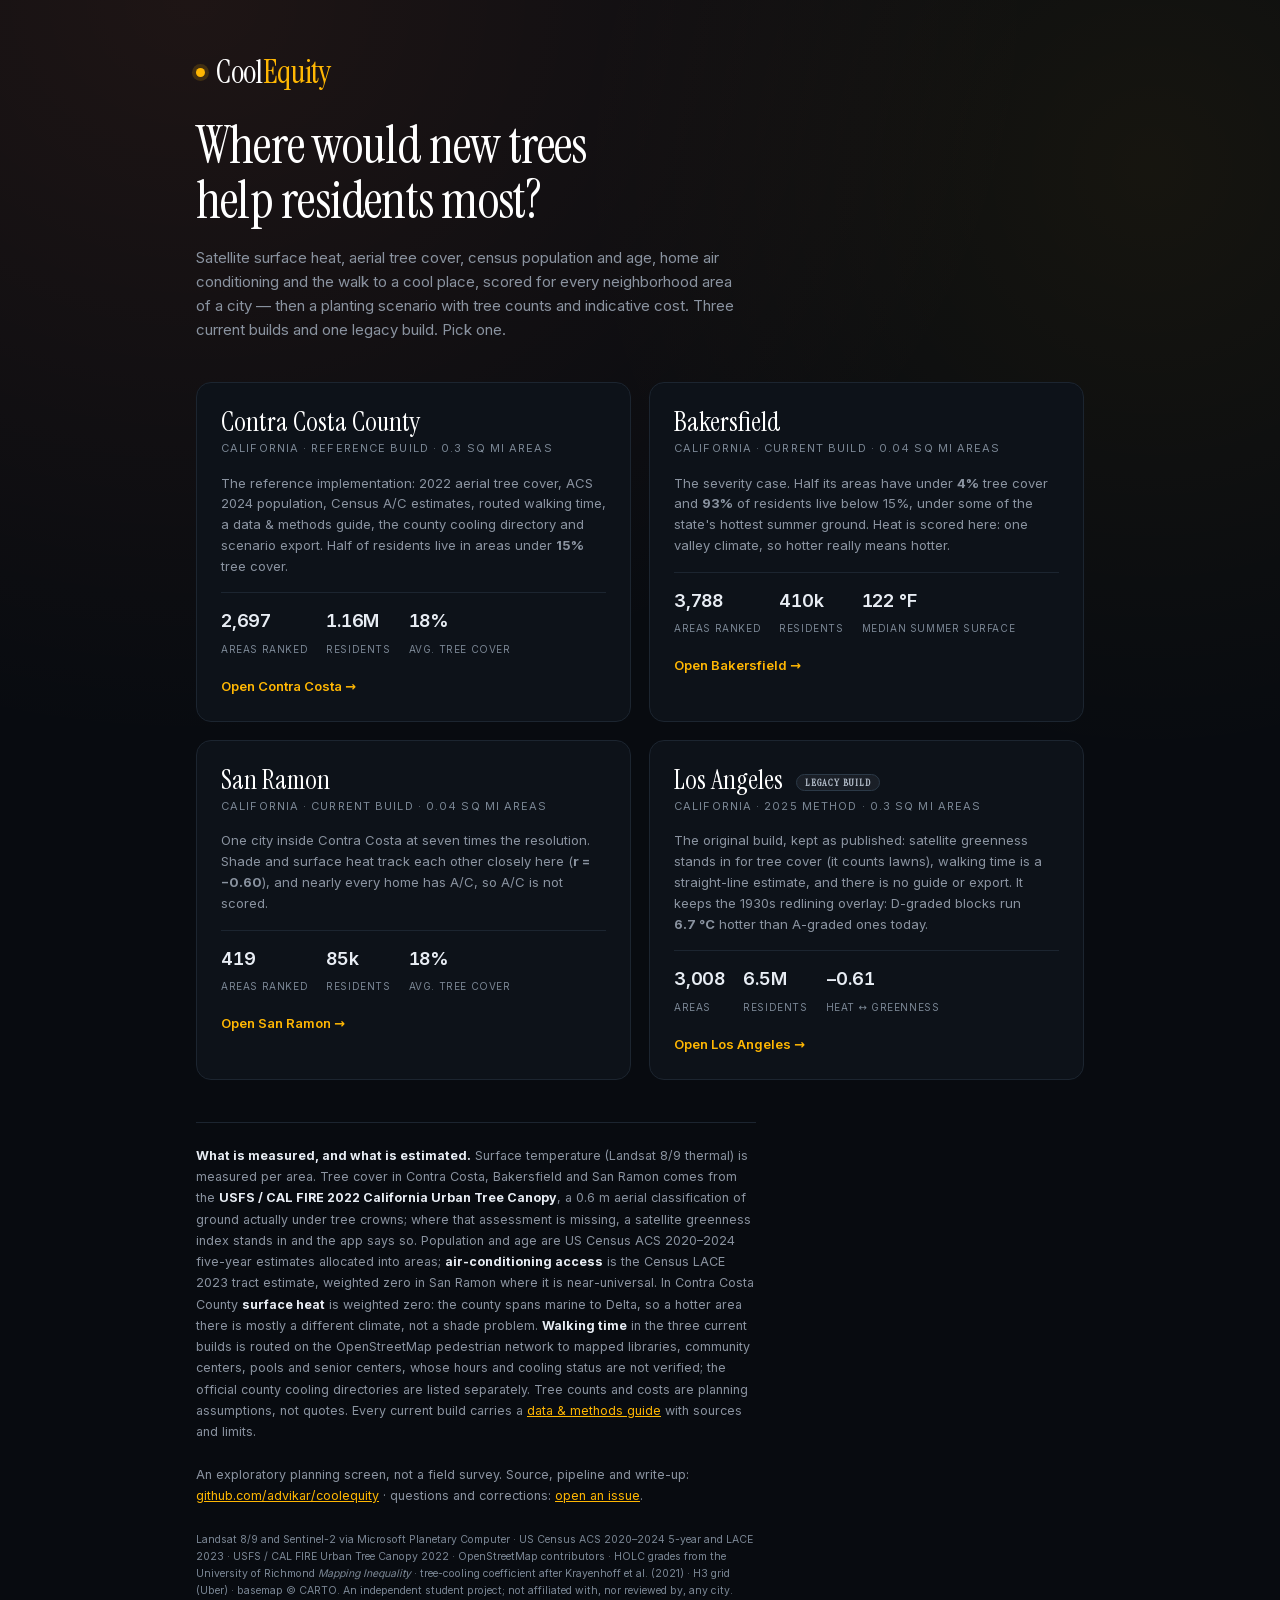
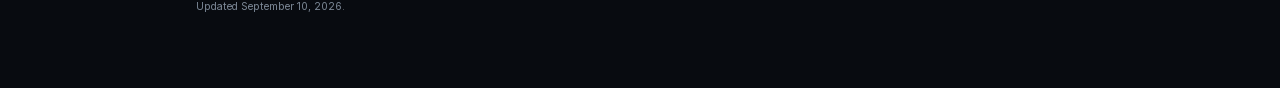
<file: index.html>
<!doctype html>
<html lang="en">
<head>
<meta charset="utf-8">
<meta name="viewport" content="width=device-width,initial-scale=1">
<title>CoolEquity — Heat &amp; Canopy Mapping</title>
<meta name="description" content="Where would new street trees help residents most? Satellite heat, aerial tree cover, census population and walking access to cooling, scored for every neighborhood area. Contra Costa County, Bakersfield and San Ramon, plus a legacy Los Angeles build.">
<style>
  @font-face{font-family:Inter;src:url(app/vendor/inter-latin.woff2) format('woff2');
    font-weight:100 900;font-display:swap}
  @font-face{font-family:'Instrument Serif';src:url(app/vendor/instrumentserif-latin.woff2) format('woff2');
    font-weight:400;font-display:swap}
  :root{--bg:#080b10;--panel:#0d1219;--edge:#1c2530;--txt:#e8edf4;--muted:#8a93a0;
    --muted2:#7a8694;--accent:#ffb703;--accent2:#ff7a45;
    --display:'Instrument Serif',Georgia,serif;
    --sans:Inter,ui-sans-serif,system-ui,-apple-system,'Segoe UI',sans-serif}
  *{box-sizing:border-box}
  body{margin:0;background:var(--bg);color:var(--txt);font:400 15px/1.6 var(--sans);
    -webkit-font-smoothing:antialiased;min-height:100vh;
    background-image:radial-gradient(120% 80% at 15% 0%,rgba(255,122,69,.09) 0%,transparent 55%),
      radial-gradient(90% 70% at 90% 10%,rgba(255,183,3,.06) 0%,transparent 50%)}
  .wrap{max-width:940px;margin:0 auto;padding:56px 26px 72px}
  .wordmark{display:flex;align-items:center;gap:11px;margin-bottom:30px}
  .wdot{width:9px;height:9px;border-radius:50%;background:var(--accent);
    box-shadow:0 0 0 4px rgba(255,183,3,.16)}
  .wm{font-family:var(--display);font-size:32px;line-height:1;letter-spacing:-.01em;color:#fff}
  .wm i{font-style:normal;color:var(--accent)}
  h1{font-family:var(--display);font-weight:400;font-size:clamp(32px,5.2vw,52px);
    line-height:1.06;letter-spacing:-.015em;margin:0 0 18px;color:#fff}
  .lede{color:var(--muted);max-width:60ch;margin:0 0 40px}
  .cards{display:grid;grid-template-columns:repeat(auto-fit,minmax(300px,1fr));gap:18px}
  a.card{display:block;text-decoration:none;color:inherit;background:var(--panel);
    border:1px solid var(--edge);border-radius:15px;padding:24px;transition:.16s}
  a.card:hover{border-color:var(--accent);transform:translateY(-2px);
    box-shadow:0 16px 40px rgba(0,0,0,.45)}
  .city{font-family:var(--display);font-size:27px;line-height:1.1;color:#fff;margin-bottom:3px}
  .sub{font-size:11px;text-transform:uppercase;letter-spacing:.1em;color:var(--muted2);
    margin-bottom:15px}
  .card p{font-size:13px;color:var(--muted);line-height:1.6;margin:0 0 16px}
  .figs{display:flex;flex-wrap:wrap;gap:18px;border-top:1px solid var(--edge);padding-top:14px}
  .figs div b{display:block;font-size:18px;font-weight:600;color:var(--txt);
    font-variant-numeric:tabular-nums;letter-spacing:-.01em}
  .figs div span{font-size:10px;text-transform:uppercase;letter-spacing:.06em;color:var(--muted2)}
  .go{margin-top:16px;font-size:13px;font-weight:600;color:var(--accent)}
  .note{margin-top:42px;padding-top:22px;border-top:1px solid var(--edge);
    font-size:12.5px;color:var(--muted);line-height:1.7;max-width:70ch}
  .note b{color:var(--txt)}
  .note a{color:var(--accent)}
  .legacy{display:inline-block;font-size:10px;letter-spacing:.08em;text-transform:uppercase;font-weight:700;padding:2px 8px;border-radius:20px;background:#1a1f27;color:#b8c2cf;border:1px solid #2b3947;margin-left:8px;vertical-align:middle}
  .foot{margin-top:26px;font-size:10.5px;color:var(--muted2);line-height:1.6;max-width:80ch}
</style>
</head>
<body>
<div class="wrap">
  <div class="wordmark"><span class="wdot"></span><span class="wm">Cool<i>Equity</i></span></div>
  <h1>Where would new trees<br>help residents most?</h1>
  <p class="lede">Satellite surface heat, aerial tree cover, census population and age, home air
    conditioning and the walk to a cool place, scored for every neighborhood area of a city —
    then a planting scenario with tree counts and indicative cost. Three current builds and one
    legacy build. Pick one.</p>
  <div class="cards">
    <a class="card" href="contracosta/app/">
      <div class="city">Contra Costa County</div>
      <div class="sub">California · reference build · 0.3 sq mi areas</div>
      <p>The reference implementation: 2022 aerial tree cover, ACS 2024 population, Census A/C
        estimates, routed walking time, a data &amp; methods guide, the county cooling directory
        and scenario export. Half of residents live in areas under <b>15%</b> tree cover.</p>
      <div class="figs">
        <div><b>2,697</b><span>areas ranked</span></div>
        <div><b>1.16M</b><span>residents</span></div>
        <div><b>18%</b><span>avg. tree cover</span></div>
      </div>
      <div class="go">Open Contra Costa →</div>
    </a>
    <a class="card" href="bakersfield/app/">
      <div class="city">Bakersfield</div>
      <div class="sub">California · current build · 0.04 sq mi areas</div>
      <p>The severity case. Half its areas have under <b>4%</b> tree cover and <b>93%</b> of
        residents live below 15%, under some of the state's hottest summer ground. Heat is
        scored here: one valley climate, so hotter really means hotter.</p>
      <div class="figs">
        <div><b>3,788</b><span>areas ranked</span></div>
        <div><b>410k</b><span>residents</span></div>
        <div><b>122&nbsp;°F</b><span>median summer surface</span></div>
      </div>
      <div class="go">Open Bakersfield →</div>
    </a>
    <a class="card" href="sanramon/app/">
      <div class="city">San Ramon</div>
      <div class="sub">California · current build · 0.04 sq mi areas</div>
      <p>One city inside Contra Costa at seven times the resolution. Shade and surface heat
        track each other closely here (<b>r = −0.60</b>), and nearly every home has A/C, so
        A/C is not scored.</p>
      <div class="figs">
        <div><b>419</b><span>areas ranked</span></div>
        <div><b>85k</b><span>residents</span></div>
        <div><b>18%</b><span>avg. tree cover</span></div>
      </div>
      <div class="go">Open San Ramon →</div>
    </a>
    <a class="card" href="app/">
      <div class="city">Los Angeles <span class="legacy">Legacy build</span></div>
      <div class="sub">California · 2025 method · 0.3 sq mi areas</div>
      <p>The original build, kept as published: satellite greenness stands in for tree cover
        (it counts lawns), walking time is a straight-line estimate, and there is no guide or
        export. It keeps the 1930s redlining overlay: D-graded blocks run <b>6.7&nbsp;°C</b>
        hotter than A-graded ones today.</p>
      <div class="figs">
        <div><b>3,008</b><span>areas</span></div>
        <div><b>6.5M</b><span>residents</span></div>
        <div><b>−0.61</b><span>heat ↔ greenness</span></div>
      </div>
      <div class="go">Open Los Angeles →</div>
    </a>
  </div>
  <div class="note">
    <b>What is measured, and what is estimated.</b> Surface temperature (Landsat 8/9 thermal)
    is measured per area. Tree cover in Contra Costa, Bakersfield and San Ramon comes from the
    <b>USFS / CAL FIRE 2022 California Urban Tree Canopy</b>, a 0.6 m aerial classification of
    ground actually under tree crowns; where that assessment is missing, a satellite greenness
    index stands in and the app says so. Population and age are US Census ACS 2020–2024 five-year
    estimates allocated into areas; <b>air-conditioning access</b> is the Census LACE 2023
    tract estimate, weighted zero in San Ramon where it is near-universal. In Contra Costa County
    <b>surface heat</b> is weighted zero: the county spans marine to Delta, so a hotter area there
    is mostly a different climate, not a shade problem. <b>Walking time</b> in the three current
    builds is routed on the OpenStreetMap pedestrian network to mapped libraries, community
    centers, pools and senior centers, whose hours and cooling status are not verified; the
    official county cooling directories are listed separately. Tree counts and costs are
    planning assumptions, not quotes. Every current build carries a
    <a href="contracosta/app/guide.html">data &amp; methods guide</a> with sources and limits.
    <br><br>
    An exploratory planning screen, not a field survey. Source, pipeline and write-up:
    <a href="https://github.com/advikar/coolequity">github.com/advikar/coolequity</a> ·
    questions and corrections: <a href="https://github.com/advikar/coolequity/issues">open an issue</a>.
  </div>
  <div class="foot">
    Landsat 8/9 and Sentinel-2 via Microsoft Planetary Computer · US Census ACS 2020–2024 5-year
    and LACE 2023 · USFS / CAL FIRE Urban Tree Canopy 2022 · OpenStreetMap contributors · HOLC
    grades from the University of Richmond <i>Mapping Inequality</i> · tree-cooling coefficient
    after Krayenhoff et al. (2021) · H3 grid (Uber) · basemap © CARTO. An independent student
    project; not affiliated with, nor reviewed by, any city. Updated September 10, 2026.
  </div>
</div>
</body>
</html>
</file>
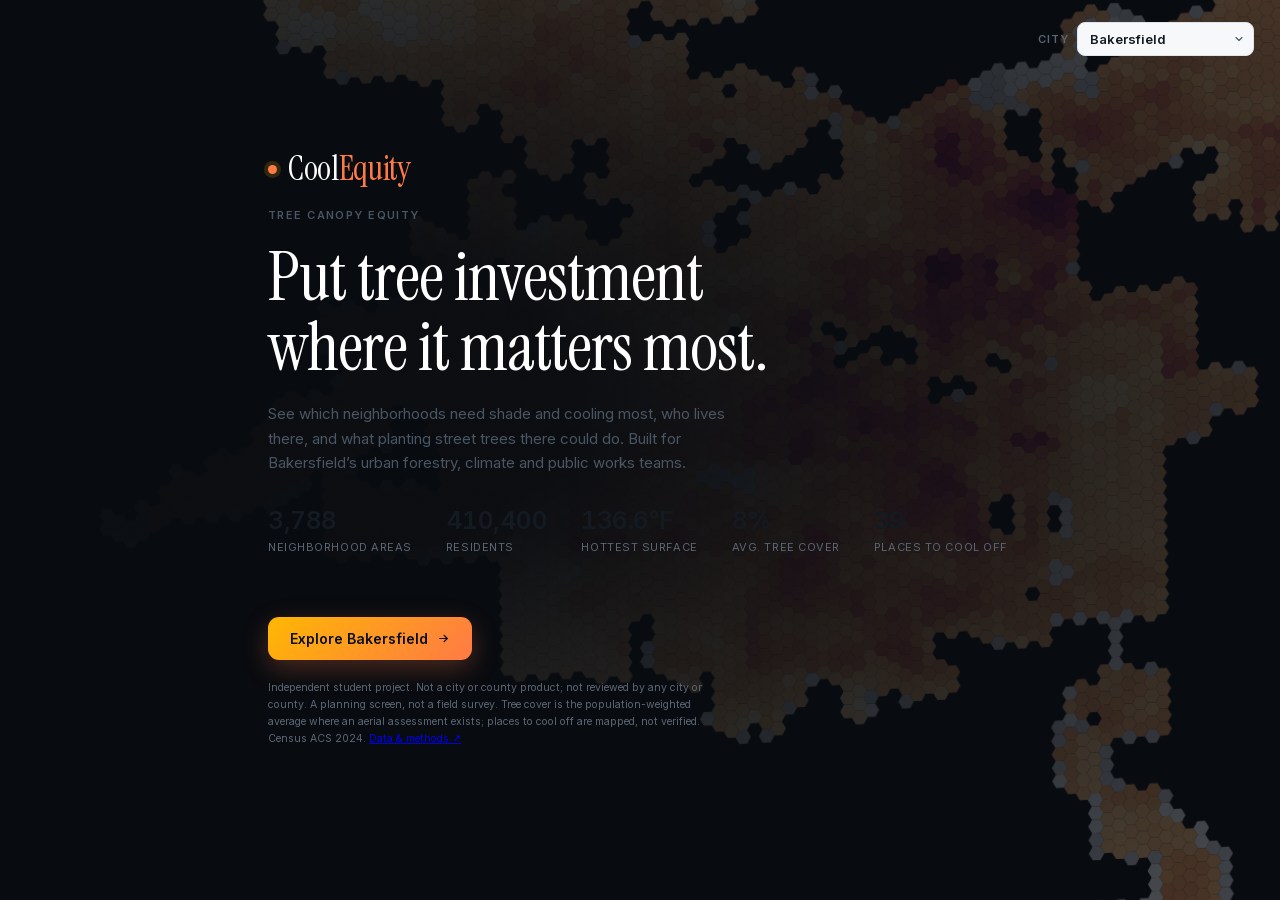
<file: app/index.html>
<!DOCTYPE html>
<html lang="en">
<head>
<meta charset="utf-8"/>
<meta name="viewport" content="width=device-width, initial-scale=1"/>
<title>CoolEquity — Tree Canopy Equity Mapper</title>
<!-- MapLibre is vendored, not CDN'd. The whole risk register hangs on "the app is
     static and local"; a <script src=unpkg> makes that false — no venue Wi-Fi means
     no `maplibregl` at all, and the map never gets as far as the basemap fallback.
     v4.7.1, BSD-3, self-contained (its CSS inlines every icon as a data: URI). -->
<link href="vendor/maplibre-gl.css" rel="stylesheet"/>
<script src="vendor/maplibre-gl.js"></script>
<style>
  /* Typefaces are VENDORED, not linked from fonts.googleapis.com — same reason
     MapLibre is (fixed bug 11). A <link> to Google Fonts would put an off-host
     request back on the critical path and cost `?flat=1` its "zero external
     requests" property; on dead venue Wi-Fi you'd also eat a swap flash on
     every heading. Latin subsets only, 63 KB for both. Inter and Instrument
     Serif are both SIL Open Font License 1.1. */
  @font-face{font-family:Inter;src:url(vendor/inter-latin.woff2) format('woff2');
    font-weight:100 900;font-style:normal;font-display:swap}
  @font-face{font-family:"Instrument Serif";src:url(vendor/instrumentserif-latin.woff2) format('woff2');
    font-weight:400;font-style:normal;font-display:swap}
  :root{
    --bg:#0b0f14;--panel:#111720;--panel2:#0d1219;--edge:#1f2a36;--edge2:#2b3947;
    --txt:#eef3f8;--muted:#93a1b0;--muted2:#7a8893;   /* ≥4.5:1 on the panel for small text */
    --accent:#ff7a45;--accent2:#ffb703;--good:#39b98a;--blue:#4c9fce;
    --shadow:0 18px 50px rgba(0,0,0,.55);
    /* The map is light (CARTO positron) so that "deeper = worse" can read at all;
       see the RAMPS comment in the script. Chrome stays dark around it. */
    --map-bg:#eceff3;
    --sans:Inter,ui-sans-serif,-apple-system,BlinkMacSystemFont,"Segoe UI",Roboto,"Helvetica Neue",Arial,sans-serif;
    --display:"Instrument Serif",Georgia,"Times New Roman",serif;
    --mono:ui-monospace,SFMono-Regular,"SF Mono",Menlo,Consolas,monospace;
  }
  *{box-sizing:border-box}
  html,body{margin:0;height:100%;font-family:var(--sans);background:var(--bg);color:var(--txt);overflow:hidden;
    -webkit-font-smoothing:antialiased;-moz-osx-font-smoothing:grayscale;font-synthesis:none}
  /* Numbers are read comparatively all over this UI — rank vs rank, score vs
     score — so they get tabular figures globally rather than per-rule. */
  .num,.sc,.stat .v,.metric .top span:last-child,.badge,.tt-row span:last-child{font-variant-numeric:tabular-nums;font-feature-settings:"tnum" 1}
  svg.ico{width:13px;height:13px;flex:none;stroke:currentColor;fill:none;stroke-width:1.6;stroke-linecap:round;stroke-linejoin:round;opacity:.8}
  #app{display:grid;grid-template-columns:366px minmax(0,1fr);height:100vh;position:relative;overflow:hidden}
  #panel{background:linear-gradient(180deg,var(--panel),var(--panel2));border-right:1px solid var(--edge);display:flex;flex-direction:column;min-height:0}
  /* ------------------------------------------------------------ intro */
  /* `align-items:center` + `overflow:hidden` clips a too-tall card at BOTH ends,
     and the end that matters is the top — that is how the wordmark went missing
     on a 720px-tall window. `margin:auto` centres the card when there is room and
     lets it scroll from its own top when there is not, which no value of
     align-items will do. Keep it this way rather than trimming copy each time
     the card grows. */
  #intro{position:fixed;inset:0;z-index:50;background:#080b10;overflow-y:auto;overflow-x:hidden;
    display:flex;justify-content:center;padding:28px 0;
    transition:opacity .55s ease,transform .55s cubic-bezier(.4,0,.2,1)}
  #intro.gone{opacity:0;transform:scale(1.05);pointer-events:none}
  #intro-canvas{position:absolute;inset:0;width:100%;height:100%;opacity:.5;
    filter:blur(.4px);transform:scale(1.02)}
  .intro-scrim{position:absolute;inset:0;
    background:radial-gradient(115% 85% at 22% 45%,rgba(8,11,16,.97) 20%,rgba(8,11,16,.72) 52%,rgba(8,11,16,.35) 100%)}
  .intro-card{position:relative;width:min(760px,calc(100% - 64px));padding:0 8px;margin:auto 0}
  /* The product has to say its own name on the screen the judges see first. */
  .wordmark{display:flex;align-items:baseline;gap:11px;margin-bottom:22px}
  .wordmark .wm{font-family:var(--display);font-weight:400;font-size:34px;line-height:1;
    letter-spacing:-.01em;color:#fff}
  .wordmark .wm i{font-style:normal;color:var(--accent)}
  .wordmark .wdot{width:9px;height:9px;border-radius:50%;background:var(--accent);
    box-shadow:0 0 0 4px rgba(255,183,3,.16);align-self:center}
  .eyebrow{display:flex;align-items:center;gap:9px;font-size:11px;letter-spacing:.13em;
    text-transform:uppercase;color:var(--muted);font-weight:600;margin-bottom:20px}
  .intro-card h1{font-family:var(--display);font-weight:400;margin:0;
    font-size:clamp(38px,5.6vw,68px);line-height:1.03;letter-spacing:-.015em;color:#fff}
  .lede{max-width:52ch;margin:20px 0 0;color:var(--muted);font-size:15px;line-height:1.62}
  .istats{display:flex;flex-wrap:wrap;gap:34px;margin:30px 0 34px}
  .istats div b{display:block;font-size:25px;font-weight:600;letter-spacing:-.02em;
    font-variant-numeric:tabular-nums;color:var(--txt)}
  .istats div span{font-size:11px;color:var(--muted2);letter-spacing:.05em;text-transform:uppercase}
  .ilbl{font-size:10.5px;text-transform:uppercase;letter-spacing:.11em;color:var(--muted2);
    font-weight:600;margin:0 0 11px}
  /* Combobox: a text field you can type into, with a filtered list under it.
     Not a <select>, because the list has to carry a build-state badge per row. */
  .picker{position:relative;max-width:460px}
  .cinput{display:flex;align-items:center;gap:10px;background:#0e141c;
    border:1px solid var(--edge);border-radius:11px;padding:0 13px;transition:.16s}
  .cinput:focus-within{border-color:var(--accent);background:#12161d}
  .cinput svg{width:15px;height:15px;stroke:var(--muted2);fill:none;stroke-width:2;flex:none}
  .cinput input{flex:1;background:none;border:0;outline:none;font:inherit;font-size:13.5px;
    color:var(--txt);padding:12px 0}
  .cinput input::placeholder{color:var(--muted2)}
  .cinput .cchev{width:13px;height:13px;stroke:var(--muted2);transition:transform .18s}
  .picker.open .cinput .cchev{transform:rotate(180deg)}
  .cities{position:absolute;top:calc(100% + 6px);left:0;right:0;z-index:5;max-height:264px;
    overflow-y:auto;background:#0c1219;border:1px solid var(--edge);border-radius:11px;
    padding:5px;box-shadow:0 18px 44px rgba(0,0,0,.6);display:none}
  .picker.open .cities{display:block}
  .city{display:flex;align-items:center;gap:9px;width:100%;background:none;border:0;
    color:var(--muted);border-radius:8px;padding:9px 11px;font:inherit;font-size:12.5px;
    cursor:pointer;text-align:left;transition:.12s}
  .city .cnm{flex:1;min-width:0;overflow:hidden;text-overflow:ellipsis;white-space:nowrap}
  .city .cco{font-size:10.5px;color:var(--muted2);flex:none}
  .city:hover,.city.cur{background:#151d27;color:var(--txt)}
  .city.on{background:#1a1310;color:var(--txt);box-shadow:inset 0 0 0 1px var(--accent)}
  .city .cs{font-size:9px;letter-spacing:.05em;text-transform:uppercase;font-weight:700;
    padding:2px 6px;border-radius:20px;background:#12261e;color:#4fd1a0;flex:none}
  .city .cs.soon{background:#1a1f27;color:var(--muted2)}
  .cnone{padding:11px 12px;font-size:11.5px;color:var(--muted2);line-height:1.5}
  .cityinfo{margin-top:13px;font-size:11.5px;line-height:1.6;color:var(--muted);
    background:#0c1219;border:1px solid var(--edge);border-radius:10px;padding:12px 14px;max-width:60ch}
  .cityinfo code{font-family:var(--mono);font-size:10.5px;color:var(--accent2);
    background:#141c26;padding:1px 5px;border-radius:4px}
  .cta{margin-top:28px;display:inline-flex;align-items:center;gap:9px;font:inherit;font-size:14px;
    font-weight:600;color:#0b0f14;background:linear-gradient(135deg,#ffb703,#ff7a45);
    border:0;border-radius:11px;padding:13px 22px;cursor:pointer;
    box-shadow:0 8px 26px rgba(255,122,69,.28);transition:transform .16s,box-shadow .16s}
  .cta:hover{transform:translateY(-1px);box-shadow:0 12px 32px rgba(255,122,69,.36)}
  .cta .ico{opacity:1;stroke-width:2}
  .fine{margin:20px 0 0;font-size:10.5px;color:var(--muted2);line-height:1.6;max-width:62ch}
  @media (prefers-reduced-motion:reduce){#intro{transition:opacity .01s}#intro.gone{transform:none}}
  /* Short-window ladder. The card is ~910px tall at its most generous, so on a
     720–860px laptop it would scroll; these tighten it to fit before the scroll
     is ever needed. Each step gives up the least important thing left, and the
     wordmark is never one of them. */
  @media (max-height:860px){
    .intro-card h1{font-size:clamp(34px,4.6vw,52px)}
    .wordmark{margin-bottom:16px}.eyebrow{margin-bottom:14px}
    .lede{margin-top:15px;font-size:14px}
    .istats{gap:26px;margin:20px 0 22px}.istats div b{font-size:21px}
    .fine{margin-top:14px}
  }
  @media (max-height:740px){
    .intro-card h1{font-size:clamp(30px,4vw,42px)}
    .istats{gap:22px;margin:16px 0 18px}
    .fine{display:none}
  }
  @media (max-height:640px){.lede{display:none}}
  .brand{padding:16px 20px 14px;border-bottom:1px solid var(--edge)}
  .brand h1{margin:0;font-family:var(--display);font-weight:400;font-size:26px;letter-spacing:-.01em;line-height:1;display:flex;align-items:baseline;gap:9px}
  .dot{width:9px;height:9px;border-radius:50%;background:linear-gradient(135deg,var(--accent),var(--accent2));box-shadow:0 0 14px rgba(255,122,69,.75);align-self:center}
  .brand p{margin:8px 0 0;color:var(--muted);font-size:11.5px;line-height:1.5;letter-spacing:.005em}
  /* Wrap so the units control drops to its own line rather than being clipped by
     the fixed-width panel: title + home + All cities never quite leave room for
     °C·km / °F·mi at 366px, and the °F·mi button was getting cut off. */
  .brandtop{display:flex;align-items:center;flex-wrap:wrap;gap:10px;row-gap:9px}
  .brandtop #units{margin-left:auto}
  .home{margin-left:auto;display:flex;align-items:center;justify-content:center;width:28px;height:26px;
    background:#0c1219;border:1px solid var(--edge);border-radius:8px;color:var(--muted2);
    cursor:pointer;padding:0;transition:.14s;flex:none}
  .home:hover{color:var(--txt);border-color:var(--accent)}
  .home svg{width:14px;height:14px}
  .seg{display:flex;gap:2px;padding:2px;background:#0c1219;border:1px solid var(--edge);border-radius:8px}
  .seg button{font:inherit;font-size:10.5px;font-weight:600;letter-spacing:.01em;color:var(--muted2);
    background:none;border:0;padding:4px 8px;border-radius:6px;cursor:pointer;transition:.14s;white-space:nowrap}
  .modeseg button{font-size:12.5px;padding:7px 16px;font-weight:700}
  .seg button:hover{color:var(--txt)}
  .seg button.on{background:#1d2732;color:var(--txt)}
  .scroll{overflow-y:auto;min-height:0}
  .section{padding:15px 20px;border-bottom:1px solid var(--edge)}
  /* Section titles are the wayfinding: big enough to scan, numbered in Explore. */
  .lbl{font-size:13.5px;letter-spacing:-.005em;color:var(--txt);margin:0 0 10px;font-weight:700;display:flex;justify-content:space-between;align-items:center;gap:8px}
  .lbl .ltxt{display:flex;align-items:center;gap:7px;flex:1;min-width:0}
  .lbl .step{display:inline-flex;align-items:center;justify-content:center;width:21px;height:21px;border-radius:7px;background:#1d2732;color:var(--accent2);font-size:11.5px;font-weight:700;flex:none}
  .lbl.sub{font-size:12.5px;color:var(--muted);font-weight:650}
  .section>.hint.lead{margin:-4px 0 10px}
  /* City switcher: one city at a time, in the corner. */
  .cityselect{appearance:none;-webkit-appearance:none;background:#0c1219 url("data:image/svg+xml,%3Csvg xmlns='http://www.w3.org/2000/svg' viewBox='0 0 24 24' fill='none' stroke='%2393a1b0' stroke-width='2.2' stroke-linecap='round' stroke-linejoin='round'%3E%3Cpath d='m6 9 6 6 6-6'/%3E%3C/svg%3E") no-repeat right 8px center/12px;
    border:1px solid var(--edge);color:var(--txt);border-radius:8px;padding:6px 26px 6px 10px;font:600 11.5px var(--sans);cursor:pointer;max-width:190px;white-space:nowrap;overflow:hidden;text-overflow:ellipsis;transition:.14s}
  .cityselect:hover,.cityselect:focus-visible{border-color:var(--accent);outline:none}
  #intro-city{position:absolute;top:22px;right:26px;z-index:3;display:flex;align-items:center;gap:8px;font-size:11px;letter-spacing:.08em;text-transform:uppercase;color:var(--muted2);font-weight:600}
  #intro-city .cityselect{font-size:13px;padding:8px 30px 8px 12px;max-width:240px}
  /* Info popover: what it is and how to use it, with a link to the full guide. */
  .tip{position:fixed;z-index:80;width:min(300px,calc(100vw - 24px));background:#0d1219;border:1px solid var(--edge2);border-radius:11px;padding:12px 14px 11px;box-shadow:var(--shadow);font-size:12px;line-height:1.55;color:var(--muted)}
  .tip b{display:block;color:var(--txt);font-size:12.5px;margin-bottom:4px}
  .tip a{display:inline-block;margin-top:8px;color:#ffd28c;font-weight:600;text-decoration:none;font-size:11.5px}
  .tip a:hover{text-decoration:underline;text-underline-offset:3px}
  .tip[hidden]{display:none}
  /* Low-signal note: the mix rests on an input that barely varies here. */
  .signal{font-size:11px;line-height:1.5;margin:0 0 10px;padding:8px 10px;border-radius:8px;background:#221609;border:1px solid #4a3520;color:#ffd28c}
  .signal[hidden]{display:none}
  #legend .lrel{font-size:10px;color:var(--muted);margin-top:5px}
  #legend .lrel[hidden]{display:none}
  /* Ranked list: how far each area moved against the recommended mix. */
  .row .mv{display:inline-block;font-size:9.5px;font-weight:700;padding:1px 6px;border-radius:10px;margin-left:6px;vertical-align:1px;font-variant-numeric:tabular-nums}
  .mv.up{color:#6ee7a8;background:#0f2019}.mv.dn{color:#ffb4a2;background:#2a1410}.mv.eq{color:var(--muted2);background:#151c25}
  #rank-change{font-size:11px;color:var(--muted);line-height:1.5;margin:8px 0 0;padding:8px 10px;border-radius:8px;background:#141a12;border:1px solid #2a4a3d}
  #rank-change b{color:#6ee7a8}
  #rank-change[hidden]{display:none}
  @keyframes rankflash{from{background:#1c2a24}to{background:transparent}}
  #rank.flash{animation:rankflash .9s ease-out}
  /* Priority areas can be folded away. */
  /* Every sidebar section folds the same way: one header row (chevron + step +
     title + info + status), one body. Open/closed is remembered per browser. */
  .fold{padding:0}
  .fhead{display:flex;align-items:center;gap:6px;padding:13px 20px 13px 14px}
  .fbtn{flex:1;min-width:0;display:flex;align-items:center;gap:8px;background:none;border:0;padding:0;color:var(--txt);font:700 13.5px var(--sans);cursor:pointer;text-align:left;letter-spacing:-.005em}
  .fbtn .dchev{width:13px;height:13px;flex:none;stroke:currentColor;fill:none;stroke-width:2.4;transition:transform .18s;transform:rotate(90deg)}
  .fold.closed .fbtn .dchev{transform:none}
  .fbtn .step{display:inline-flex;align-items:center;justify-content:center;width:21px;height:21px;border-radius:7px;background:#1d2732;color:var(--accent2);font-size:11.5px;font-weight:700;flex:none}
  .fhead .cnt,.fhead .wstate{flex:none}
  .fbody{padding:0 20px 15px}
  .fold.closed .fbody{display:none}
  .fold.closed .fhead{padding-bottom:13px}
  #rank{padding:4px 12px 10px}
  .rank-pages{padding:8px 20px 14px}
  /* Map reset sits with the basemap switch. */
  .mapctl{display:flex;gap:6px;align-items:center}
  .mapbtn{font:600 10.5px var(--sans);color:var(--txt);background:var(--panel);border:1px solid var(--edge2);border-radius:8px;padding:6px 10px;cursor:pointer;box-shadow:0 2px 10px rgba(0,0,0,.35);white-space:nowrap}
  .mapbtn:hover{border-color:var(--accent)}
  .seg[hidden]{display:none}
  .layers{display:grid;grid-template-columns:1fr 1fr;gap:7px}
  .layer{border:1px solid var(--edge);background:#0c1219;color:var(--muted);padding:9px 10px;border-radius:9px;font-size:12px;cursor:pointer;text-align:left;transition:.15s;display:flex;flex-direction:column;gap:1px}
  .layer:hover{border-color:#2c3a49;color:var(--txt)}
  .layer.active{border-color:var(--accent);background:#1a1410;color:var(--txt);box-shadow:inset 0 0 0 1px rgba(255,122,69,.35)}
  .layer b{font-size:12.5px;font-weight:600}
  .layer span{font-size:10.5px;color:var(--muted2)}
  .tag{font-size:9px;letter-spacing:.04em;background:#2a2030;color:#d3a4e0;border:1px solid #47324f;padding:1px 5px;border-radius:20px;font-weight:600}
  .tag.us{background:#221c2e;color:#c7a3e6;border-color:#402f57}
  /* toggles */
  .toggle{display:flex;align-items:center;gap:10px;padding:8px 0;cursor:pointer}
  /* `hidden` loses to any class rule that sets display, so the attribute
     alone does nothing here — the HOLC toggle stayed on screen in San
     Ramon despite being marked hidden. Restate it at class specificity. */
  .toggle[hidden],.hint[hidden]{display:none}
  .toggle .sw{width:34px;height:19px;border-radius:20px;background:#25303c;position:relative;flex:none;transition:.2s}
  .toggle .sw::after{content:"";position:absolute;top:2px;left:2px;width:15px;height:15px;border-radius:50%;background:#6b7885;transition:.2s}
  .toggle.on .sw{background:rgba(255,122,69,.35)}
  .toggle.on .sw::after{transform:translateX(15px);background:var(--accent)}
  .toggle .tt{font-size:12.5px}
  .toggle .ts{font-size:11px;color:var(--muted2)}
  /* ---- cooling relief sites ---- */
  .cnt{font-size:10.5px;color:var(--muted2);font-weight:500;letter-spacing:0;text-transform:none;font-variant-numeric:tabular-nums;white-space:nowrap}
  .kind{display:flex;align-items:flex-start;gap:9px;padding:7px 9px;margin:0 -9px;border-radius:9px;
    cursor:pointer;transition:background .14s,opacity .14s;user-select:none}
  .kind:hover{background:#0e1620}
  .kind.off{opacity:.38}
  .kind .kdot{width:9px;height:9px;border-radius:50%;margin-top:4px;flex:none;transition:background .14s}
  .kind.off .kdot{background:#46535f!important}
  .kind .kb{flex:1;min-width:0}
  .kind .khd{display:flex;align-items:baseline;gap:8px}
  .kind .kn{font-size:12.5px;color:var(--txt)}
  .kind .kc{margin-left:auto;font-size:11px;color:var(--muted2);font-variant-numeric:tabular-nums}
  .kind .kw{font-size:10.5px;color:var(--muted2);line-height:1.45;margin-top:2px}
  .tt-kind{display:flex;align-items:center;gap:6px;margin-top:5px;font-size:11.5px;color:var(--txt)}
  .tt-kind i{width:8px;height:8px;border-radius:50%;flex:none}
  .tt-what{font-size:10.5px;color:var(--muted);line-height:1.45;margin-top:4px}
  /* ---- model weights ---- */
  .hint{font-size:11px;color:var(--muted);line-height:1.5;margin:-4px 0 12px}
  /* Presets are the front door; the four sliders live behind a disclosure so the
     panel reads as a choice, not a control surface. */
  .presets{display:flex;flex-wrap:wrap;gap:6px;margin-bottom:9px}
  .pst{background:#0e141c;border:1px solid var(--edge);color:var(--muted);border-radius:8px;
    padding:6px 10px;font:inherit;font-size:11.5px;cursor:pointer;transition:.14s}
  .pst:hover{border-color:#3a4a5c;color:var(--txt)}
  .pst.on{border-color:var(--accent);background:#1a1310;color:var(--txt);font-weight:600}
  .pwhy{font-size:11px;color:var(--muted);line-height:1.5;background:#0c1219;
    border:1px solid var(--edge);border-radius:9px;padding:9px 11px;margin-bottom:10px}
  .pwhy b{color:var(--txt);font-weight:600}
  .disc{display:flex;align-items:center;gap:7px;width:100%;background:none;border:0;
    color:var(--muted);font:inherit;font-size:11.5px;cursor:pointer;padding:3px 0;transition:.14s}
  .disc:hover{color:var(--txt)}
  .disc .dchev{width:12px;height:12px;stroke:currentColor;fill:none;stroke-width:2.2;
    transition:transform .18s}
  .disc[aria-expanded=true] .dchev{transform:rotate(90deg)}
  .disc .dnote{margin-left:auto;font-size:10px;color:var(--muted2)}
  #wadv[hidden],#kadv[hidden]{display:none}
  #wadv,#kadv{padding-top:11px}
  .wexp{font-size:10.5px;color:var(--muted2);line-height:1.55;margin:0 0 11px}
  .wexp code{font-family:var(--mono);font-size:10px;color:var(--accent2)}
  .wrow{margin-bottom:11px}
  .wrow .wtop{display:flex;align-items:baseline;gap:7px;font-size:12px;margin-bottom:5px}
  .wrow .wsw{width:8px;height:8px;border-radius:2px;flex:none;align-self:center}
  .wrow .wnm{color:var(--txt)}
  .wrow .wval{margin-left:auto;font-variant-numeric:tabular-nums;font-weight:650;font-size:12.5px}
  .wrow input[type=range]{margin:0}
  .wfoot{display:flex;align-items:center;gap:8px;margin-top:2px;font-size:10.5px;color:var(--muted2);line-height:1.4}
  #w-reset{margin-left:auto;flex:none;background:#161f2a;border:1px solid var(--edge2);color:var(--muted);
    font:inherit;font-size:10.5px;padding:4px 9px;border-radius:7px;cursor:pointer;transition:.15s}
  #w-reset:hover{color:var(--txt);border-color:#3a4a5c}
  #w-reset[disabled]{opacity:.4;cursor:default}
  .wstate{font-size:9px;letter-spacing:.06em;font-weight:600;padding:2px 7px;border-radius:20px;
    text-transform:none;border:1px solid #2a4a3d;background:#0f2019;color:#4fd1a0}
  .wstate.custom{border-color:#4a3520;background:#211609;color:var(--accent2)}
  /* ---- score breakdown ---- */
  .bd{margin:2px 0 14px}
  .bd .stack{display:flex;height:9px;border-radius:3px;overflow:hidden;background:#0a0e13;margin-bottom:9px}
  .bd .stack i{display:block;transition:width .25s cubic-bezier(.2,.8,.2,1)}
  .bd table{width:100%;border-collapse:collapse;font-size:11px}
  .bd td{padding:3.5px 0;color:var(--muted);vertical-align:middle}
  .bd td.k{color:var(--txt);white-space:nowrap;font-size:11.5px}
  .bd td.k i{display:inline-block;width:7px;height:7px;border-radius:2px;margin-right:6px}
  .bd td.n{text-align:right;font-variant-numeric:tabular-nums;white-space:nowrap;padding-left:10px;font-size:10.5px}
  .bd td.p{text-align:right;font-variant-numeric:tabular-nums;color:var(--txt);font-weight:650;padding-left:10px;width:44px}
  .bd tr.sum td{border-top:1px solid var(--edge);padding-top:6px;color:var(--txt)}
  .bd .eq{font-size:10px;color:var(--muted2);margin-top:8px;line-height:1.5;font-family:var(--mono)}
  /* The colour scale sits on the map it describes, bottom-left, always visible. */
  #legend{position:absolute;left:14px;bottom:26px;z-index:5;width:232px;background:rgba(12,17,23,.88);backdrop-filter:blur(8px);border:1px solid var(--edge);border-radius:11px;padding:10px 12px 9px}
  #legend .lbl{font-size:12px;margin:0;flex:1}
  #legend .lhead{display:flex;align-items:center;gap:4px;margin-bottom:6px}
  #legend .lmin{background:none;border:0;color:var(--muted);font:700 15px/1 var(--sans);cursor:pointer;padding:0 4px;border-radius:5px}
  #legend .lmin:hover{color:var(--txt);background:#1d2732}
  #legend[hidden]{display:none}
  .lshow{left:14px;bottom:26px;background:rgba(12,17,23,.88);backdrop-filter:blur(8px);border:1px solid var(--edge);border-radius:9px;color:var(--txt);font:600 11px var(--sans);padding:7px 10px;cursor:pointer}
  .lshow[hidden]{display:none}
  .legend .bar{height:12px;border-radius:3px;margin:2px 0 6px;box-shadow:inset 0 0 0 1px rgba(255,255,255,.08)}
  .legend .ends{display:flex;justify-content:space-between;font-size:11px;color:var(--muted);font-variant-numeric:tabular-nums}
  .legend .cap{font-size:10.5px;color:var(--muted);margin-top:7px;line-height:1.45;display:-webkit-box;-webkit-line-clamp:3;-webkit-box-orient:vertical;overflow:hidden}
  #legend .method-link{font-size:11px;margin-top:6px}
  /* The direction of the ramp is the single thing a reader gets wrong on a
     choropleth, so it is stated in words under the bar, on the correct side. */
  .legend .dir{display:flex;font-size:9.5px;letter-spacing:.07em;text-transform:uppercase;
    color:var(--accent2);font-weight:600;margin-top:5px}
  .legend .dir.hi{justify-content:flex-end}
  .holc-key{display:flex;gap:6px;margin-top:4px}
  .holc-key div{flex:1;text-align:center;font-size:10px;color:#0b0f14;font-weight:700;border-radius:5px;padding:3px 0}
  #rankwrap{display:flex;flex-direction:column}
  #rank{padding:4px 12px 10px}
  .row{display:flex;align-items:center;gap:11px;padding:8px 10px;border-radius:9px;cursor:pointer;transition:.12s}
  .row:hover{background:#0e1620}
  .row.sel{background:#161d27;box-shadow:inset 0 0 0 1px var(--edge)}
  .badge{width:25px;height:25px;flex:none;border-radius:7px;display:flex;align-items:center;justify-content:center;font-size:11.5px;font-weight:700;color:#0b0f14}
  .row .nm{font-size:12.5px;font-weight:550}
  .row .sub{font-size:10.5px;color:var(--muted2);margin-top:1px}
  .row .sc{margin-left:auto;font-variant-numeric:tabular-nums;font-size:12.5px;font-weight:600}
  #mapwrap{position:relative}
  #map{position:absolute;inset:0}
  .float{position:absolute;z-index:5}
  #chip{top:14px;left:14px;background:rgba(12,17,23,.82);backdrop-filter:blur(8px);border:1px solid var(--edge);border-radius:10px;padding:7px 12px;font-size:12px;color:var(--muted)}
  #chip b{color:var(--txt)}
  /* detail panel (right dock) */
  #detail{position:absolute;top:0;right:0;height:100%;width:340px;background:linear-gradient(180deg,#111721,#0d121a);border-left:1px solid var(--edge);box-shadow:var(--shadow);transform:translateX(100%);transition:transform .32s cubic-bezier(.2,.8,.2,1);display:flex;flex-direction:column;z-index:6}
  #detail.show{transform:translateX(0)}
  .dhead{padding:15px 16px;border-bottom:1px solid var(--edge);display:flex;align-items:center;gap:11px}
  .dhead .badge{width:32px;height:32px;border-radius:8px;font-size:13px}
  .dhead .nm{font-size:15px;font-weight:650}
  .dhead .rk{font-size:11px;color:var(--muted);margin-top:1px}
  .dhead .x{margin-left:auto;color:var(--muted2);cursor:pointer;font-size:20px;line-height:1;padding:2px 5px}
  .dhead .x:hover{color:var(--txt)}
  .dbody{overflow-y:auto;padding:14px 16px 22px}
  .metric{margin-bottom:11px}
  .metric .top{display:flex;justify-content:space-between;font-size:12px;margin-bottom:5px}
  .metric .top span:first-child{color:var(--muted)}
  .metric .top span:last-child{font-weight:650;font-variant-numeric:tabular-nums}
  .track{height:6px;background:#0a0e13;border-radius:4px;overflow:hidden}
  .fill{height:100%;border-radius:4px}
  .est{font-size:9px;color:#c7a3e6;border:1px solid #402f57;border-radius:10px;padding:0 5px;margin-left:6px;vertical-align:middle}
  /* ROI */
  .roi{margin-top:8px;background:#0c141d;border:1px solid var(--edge);border-radius:12px;padding:14px 14px 16px}
  .roi h3{margin:0 0 3px;font-size:13px;display:flex;align-items:center;gap:7px}
  .roi .sub{font-size:11px;color:var(--muted);margin:0 0 12px;line-height:1.4}
  .slider-row{display:flex;justify-content:space-between;font-size:11.5px;color:var(--muted);margin-bottom:6px}
  .slider-row b{color:var(--good);font-variant-numeric:tabular-nums;font-size:13px}
  input[type=range]{width:100%;-webkit-appearance:none;appearance:none;height:5px;border-radius:4px;
    background:#1a2632;outline:none;margin:2px 0 14px;--sl:var(--good)}
  input[type=range]::-webkit-slider-thumb{-webkit-appearance:none;width:15px;height:15px;border-radius:50%;
    background:var(--sl);cursor:pointer;border:2px solid #0d1219;box-shadow:0 0 0 3px color-mix(in srgb,var(--sl) 22%,transparent);transition:box-shadow .15s}
  input[type=range]:hover::-webkit-slider-thumb,input[type=range]:focus-visible::-webkit-slider-thumb{
    box-shadow:0 0 0 6px color-mix(in srgb,var(--sl) 26%,transparent)}
  input[type=range]::-moz-range-thumb{width:15px;height:15px;border-radius:50%;background:var(--sl);
    cursor:pointer;border:2px solid #0d1219}
  .roi-out{display:grid;grid-template-columns:1fr 1fr;gap:9px}
  .stat{background:#0a1017;border:1px solid var(--edge);border-radius:9px;padding:9px 11px}
  .stat .v{font-size:17px;font-weight:700;font-variant-numeric:tabular-nums;line-height:1.1}
  .stat .k{font-size:10px;color:var(--muted2);margin-top:3px;line-height:1.25}
  .roi-out .stat.hero{grid-column:1/-1}
  .stat.hero .v{color:var(--good)}
  .roi-note{font-size:9.5px;color:var(--muted2);margin-top:11px;line-height:1.4}
  .roi-feas{font-size:10.5px;line-height:1.55;margin-top:11px;padding:9px 11px;
    border-radius:9px;background:#0c1219;border:1px solid var(--edge);color:var(--muted)}
  .roi-feas b{color:var(--txt)}
  .roi-feas .ok{color:#6ee7a8}.roi-feas .gap{color:var(--accent)}
  .roi-src{font-size:9.5px;color:var(--muted2);margin-top:9px;line-height:1.5;
    border-top:1px solid var(--edge);padding-top:9px}
  .roi-src b{color:var(--muted);font-weight:600}
  .roi-src div{margin-top:3px}
  .maplibregl-popup{max-width:230px!important}
  .maplibregl-popup-content{background:#0d1219;color:var(--txt);border:1px solid var(--edge);border-radius:10px;padding:9px 12px;font-size:12px;box-shadow:var(--shadow)}
  .maplibregl-popup-content .tt-row{display:flex;justify-content:space-between;gap:16px;color:var(--muted);margin-top:4px}
  .maplibregl-popup-content .tt-row span:last-child{color:var(--txt);font-variant-numeric:tabular-nums}
  .maplibregl-popup-tip{border-top-color:var(--edge)!important}
  .maplibregl-ctrl-group{background:#0d1219!important;border:1px solid var(--edge)!important}
  .maplibregl-ctrl button .maplibregl-ctrl-icon{filter:invert(.9)}
  .scroll::-webkit-scrollbar,.dbody::-webkit-scrollbar{width:9px}
  .scroll::-webkit-scrollbar-thumb,.dbody::-webkit-scrollbar-thumb{background:#1c2530;border-radius:6px;border:2px solid transparent;background-clip:content-box}
  .foot{padding:11px 20px;font-size:10px;color:var(--muted2);line-height:1.4}
  .disclaim{margin-top:8px;padding-top:8px;border-top:1px solid var(--edge);font-size:9.5px;color:var(--muted2);line-height:1.45}
  /* ---- two-speed panel (Simple / Explore) ---- */
  .modehead{position:sticky;top:0;z-index:6;display:flex;align-items:center;gap:10px;
    padding:11px 20px;background:var(--panel);border-bottom:1px solid var(--edge)}
  .modehint{font-size:11.5px;color:var(--muted);letter-spacing:.01em}
  #app.simple .adv-only{display:none}
  #app.explore .simple-only{display:none}
  .takeaway{font-size:13px;line-height:1.6;color:var(--muted)}
  .takeaway b{color:var(--txt);font-weight:650}
  .takeaway .tk-now{margin-top:11px;padding-top:11px;border-top:1px solid var(--edge);font-size:12px;color:var(--muted2)}
  .takeaway .tk-now b{color:var(--txt)}
  /* ---- explain this block ---- */
  .explain{font-size:12.5px;line-height:1.6;color:var(--muted);background:#0c1219;
    border:1px solid var(--edge);border-radius:10px;padding:11px 12px;margin:0 0 14px}
  .explain b{color:var(--txt);font-weight:650}
  .explain .why{color:var(--accent2);font-weight:600}
  /* ---- first-run coach card ---- */
  #coach{position:absolute;left:50%;top:16px;transform:translateX(-50%);z-index:40;
    max-width:430px;width:calc(100% - 36px);background:var(--panel);border:1px solid var(--edge2);
    border-radius:12px;padding:15px 17px 16px;box-shadow:0 10px 34px rgba(0,0,0,.5)}
  #coach[hidden]{display:none}
  #coach h4{margin:0 0 9px;font-size:14px;color:var(--txt);font-weight:650}
  #coach ol{margin:0;padding-left:19px;font-size:12.5px;color:var(--muted);line-height:1.65}
  #coach ol b{color:var(--txt)}
  #coach .cbtn{margin-top:13px;background:var(--accent);color:#180d06;border:0;border-radius:8px;
    padding:8px 15px;font:inherit;font-weight:650;font-size:12.5px;cursor:pointer}
  #coach .cbtn:hover{filter:brightness(1.06)}
  #coach .cx{position:absolute;top:9px;right:12px;cursor:pointer;color:var(--muted2);font-size:18px;line-height:1}
  #coach .cx:hover{color:var(--txt)}
  /* ---- basemap toggle (map/satellite) ---- */
  .mapctl{position:absolute;right:10px;top:10px;z-index:5}
  .mapctl[hidden]{display:none}
  .mapctl .seg{background:var(--panel);border-color:var(--edge2);box-shadow:0 2px 10px rgba(0,0,0,.35)}
  /* ---- collapsible sources footer ---- */
  .srcs summary{cursor:pointer;color:var(--muted);font-weight:600;list-style:none;padding:2px 0}
  .srcs summary::-webkit-details-marker{display:none}
  .srcs summary::before{content:"▸ ";color:var(--muted2)}
  .srcs[open] summary::before{content:"▾ "}
  .srcs>div{margin-top:6px}

  :root{--muted2:#9aa5b5}
  button.kind{width:100%;font:inherit;color:inherit;text-align:left;background:transparent;cursor:pointer}
  .rank-label{display:block;font-size:12px;margin-top:12px;color:var(--muted)}
  #rank-search{width:100%;padding:9px 10px;margin-top:6px;border:1px solid #566579;border-radius:7px;background:#101923;color:var(--txt);font:12px var(--sans)}
  #rank-count{font-size:11px;color:var(--muted);margin:9px 0 2px;line-height:1.5}
  .rank-pages{display:flex;justify-content:space-between;padding:12px 20px}
  .rank-pages button{background:#1b2733;color:var(--txt);border:1px solid #566579;border-radius:6px;padding:8px 12px;cursor:pointer;font:12px var(--sans)}
  .rank-pages button:disabled{opacity:.45;cursor:default}
  .load-error{padding:28px;background:#111b27;color:#edf1f5;max-width:520px;font:15px/1.6 var(--sans)}
  .load-error a{color:#ffcc86}

  :focus-visible{outline:3px solid #ffb703;outline-offset:3px}
  .helpnav{display:flex;gap:8px;margin-top:12px;flex-wrap:wrap}
  .helpnav a,.helpnav button{font:600 12px var(--sans);color:var(--txt);background:#1b2733;border:1px solid #3e4d5e;border-radius:7px;padding:9px 10px;text-decoration:none;cursor:pointer}
  .method-link{display:inline-block;color:#ffd28c;font-size:12px;line-height:1.5;margin-top:9px;text-underline-offset:3px}
  .info-link{position:relative;display:inline-flex;align-items:center;justify-content:center;width:24px;height:24px;flex:none;font:600 10px var(--sans);color:#c5ceda;text-decoration:none;vertical-align:middle;text-transform:none}
  .info-link::before{content:"";position:absolute;inset:4px;border:1px solid #718298;border-radius:50%;pointer-events:none}
  .info-link:hover{color:#ffcc86}
  .info-link:hover::before{border-color:#ffcc86}
  .row{width:100%;border:0;border-bottom:1px solid var(--edge);background:transparent;color:var(--txt);font:inherit;text-align:left}
  button.toggle{width:100%;background:transparent;color:inherit;font:inherit;text-align:left;border:0;cursor:pointer}
  button.toggle[hidden],[hidden]{display:none!important}
  .score-details{margin:16px 0;border-block:1px solid var(--edge);padding:12px 0}
  .score-details summary{cursor:pointer;font-size:13px;font-weight:600}
  #detail:not(.show){visibility:hidden}
  #detail .x,#coach .cx{background:none;border:0;color:var(--txt);min-width:32px;min-height:32px;font-size:22px;cursor:pointer}
  .roi-note,.roi-feas,.cap{font-size:12px;line-height:1.6}
  .export{display:flex;flex-wrap:wrap;gap:6px;align-items:center;margin:0}
  .roi .export{margin:14px 0 0;padding-top:12px;border-top:1px solid var(--edge)}
  .export .lbl{flex-basis:100%;margin:0 0 6px;font-size:12.5px}
  .export .hint.flash{animation:rankflash 1.2s ease-out}
  /* Save-before-leaving prompt */
  #leave{position:fixed;inset:0;z-index:90;display:flex;align-items:center;justify-content:center;background:rgba(5,8,12,.62);backdrop-filter:blur(3px)}
  #leave[hidden]{display:none}
  .leave-card{width:min(420px,calc(100% - 32px));background:#0d1219;border:1px solid var(--edge2);border-radius:14px;padding:20px 22px;box-shadow:var(--shadow)}
  .leave-card h3{margin:0 0 6px;font-size:16px}
  .leave-card p{margin:0 0 16px;font-size:12.5px;color:var(--muted);line-height:1.55}
  .leave-card .acts{display:flex;flex-wrap:wrap;gap:8px;justify-content:flex-end}
  .leave-card button{font:600 12px var(--sans);border-radius:8px;padding:9px 13px;cursor:pointer;border:1px solid #3e4d5e;background:#1b2733;color:var(--txt)}
  .leave-card button.primary{background:linear-gradient(135deg,#ffb703,#ff7a45);color:#0b0f14;border:0}
  .leave-card button.quiet{background:none;border-color:transparent;color:var(--muted)}
  .export .lbl{flex-basis:100%;margin:0 0 6px;font-size:12.5px}
  #coach h4{cursor:move;user-select:none;-webkit-user-select:none;touch-action:none;padding-right:28px;border-radius:6px}
  #coach h4:focus-visible{outline:2px solid var(--accent);outline-offset:2px}
  #coach.dragging{opacity:.94}
  .export button{font:600 12px var(--sans);color:var(--txt);background:#1b2733;border:1px solid #3e4d5e;border-radius:7px;padding:8px 10px;cursor:pointer}
  .export button:hover{border-color:#66768a}
  .export button:disabled{opacity:.45;cursor:default}
  .export .hint{flex-basis:100%;margin:2px 0 0}
  .export .hint.warn{color:#ffd28c}
  .roi .sub{font-size:12px}
  .cooling-secondary{font-size:12px;color:var(--muted);margin:12px 0}.cooling-secondary b{color:var(--text);margin-left:6px}
  #roi-slider{width:100%;min-height:32px}
  .brand p{font-size:12px}
  #detail{width:370px}
  @media(max-width:760px){
    #app{display:flex;flex-direction:column;height:100dvh}
    #panel{width:100%;height:48%;flex:none}
    #panel .brand{padding:10px 14px}
    #panel .brand p,#takeaway-sec{display:none}
    #legend{width:190px;left:8px;bottom:24px;padding:8px 10px}
    .brandtop #units{margin-left:auto}.helpnav{margin-top:8px}
    #intro-city{position:static;margin:14px 24px 0}
    #mapwrap{flex:1;min-height:0;width:100%}
    #detail{width:100%;height:100dvh;z-index:45}
    #chip{max-width:calc(100% - 28px);font-size:10px;white-space:normal}
    .mapctl{top:58px}
    .fhead{padding:10px 14px 10px 10px}.fbody{padding:0 14px 12px}
    .intro-card{padding:24px;width:100%;max-height:100dvh;overflow:auto}
    .intro-card h1{font-size:34px}.istats{flex-wrap:wrap}
    #coach{top:8px;max-height:calc(100% - 16px);overflow:auto}
  }
  @media(prefers-reduced-motion:reduce){*{scroll-behavior:auto!important;transition:none!important}}
  /* ===== app3: the layout of app/ carrying the features of app2/ =====
     Header, numbered sections and the export section come from app/. The
     weights bar, in-place sliders, shortlist, filters, sort, contribution bars,
     stars, drivers, prev/next, cost per tree, share link, toasts, zoom stack
     and briefing report come from app2/. */
  .brand{padding:14px 20px 12px}
  .helpnav{margin-top:10px;gap:6px}
  .helpnav a,.helpnav button{padding:8px 9px;font-size:11.5px;white-space:nowrap}
  /* --- 1 What matters most: the weights bar sits under the presets --- */
  .mixbar{display:block;width:100%;background:#0c1219;border:1px solid var(--edge);border-radius:9px;padding:9px 10px 8px;color:var(--txt);font:inherit;text-align:left;cursor:pointer;margin-top:2px}
  .mixbar:hover,.mixbar[aria-expanded=true]{border-color:var(--accent)}
  .mixtop{display:flex;align-items:center;margin-bottom:7px}
  .mixk{font-size:10.5px;letter-spacing:.05em;text-transform:uppercase;color:var(--muted2);font-weight:600}
  .mixact{margin-left:auto;display:inline-flex;align-items:center;gap:3px;font-size:11.5px;font-weight:600;color:#ffd28c}
  .mixact .dchev{width:12px;height:12px;stroke:currentColor;fill:none;stroke-width:2.2;transition:transform .18s}
  .mixbar[aria-expanded=true] .mixact .dchev{transform:rotate(90deg)}
  .mixtrack{display:flex;height:9px;border-radius:5px;overflow:hidden;background:#1a2430;gap:1px}
  .mixtrack i{display:block;height:100%;transition:width .2s}
  .mixlegend{display:flex;flex-wrap:wrap;gap:4px 10px;margin-top:7px;font-size:10.5px;color:var(--muted)}
  .mixlegend span{display:inline-flex;align-items:center;gap:4px}
  .mixlegend b{color:var(--txt);font-weight:600;font-variant-numeric:tabular-nums}
  .mixlegend i{width:7px;height:7px;border-radius:2px;display:inline-block}
  .mixlegend .mixpop{margin-left:auto}
  .mixbar[aria-expanded=true] .mixlegend{display:none}
  #wadv{margin-top:8px;padding:8px 10px 6px;border:1px dashed var(--edge2);border-radius:9px}
  #wadv .wexp{margin:0 0 6px;font-size:11px;color:var(--muted)}
  #wadv .wexp a{color:#ffd28c}
  #wadv .wrow{display:grid;grid-template-columns:118px minmax(0,1fr) 38px;align-items:center;gap:8px;margin:0 0 4px}
  #wadv .wrow .wtop{display:contents}
  #wadv .wrow .wsw{display:none}
  #wadv .wrow .wnm{font-size:11.5px;color:var(--muted);white-space:nowrap;overflow:hidden;text-overflow:ellipsis;padding-left:12px;position:relative}
  #wadv .wrow .wnm::before{content:"";position:absolute;left:0;top:50%;width:7px;height:7px;margin-top:-3px;border-radius:2px;background:var(--sw)}
  #wadv .wrow .wval{grid-column:3;font-size:11.5px;text-align:right}
  #wadv .wrow input[type=range]{grid-column:2;grid-row:1;height:4px}
  #wadv .wfoot{margin-top:4px}
  /* While the sliders are open the section pins to the top of the scroll and
     drops its prose, so every drag is seen re-ordering the rows underneath. */
  #weights:has(#wadv:not([hidden])){position:sticky;top:0;z-index:6;background:var(--panel);box-shadow:0 10px 24px -12px #000}
  #weights:has(#wadv:not([hidden])) .presets,#weights:has(#wadv:not([hidden])) .hint.lead,#weights:has(#wadv:not([hidden])) .signal{display:none}
  /* The plain-language reading of the mix stays on screen while the presets are folded away. */
  #weights:has(#wadv:not([hidden])) .pwhy{font-size:10.5px;padding:6px 9px;margin-bottom:6px}
  #weights:has(#wadv:not([hidden])) .mixbar{padding:6px 10px}
  #weights:has(#wadv:not([hidden])) .mixtop{margin-bottom:5px}
  /* --- ranked rows: name, star, need index, contribution bar, three measures --- */
  .row{display:grid;grid-template-columns:25px minmax(0,1fr) 26px 34px;grid-template-rows:auto auto auto;align-items:center;column-gap:10px;row-gap:3px;padding:7px 10px}
  .row .badge{grid-row:1/4}
  .row .nm{min-width:0;font-size:12.5px;line-height:1.25;overflow:hidden;text-overflow:ellipsis;white-space:nowrap}
  .row .sc{margin-left:0;text-align:right}
  .row .cbar{grid-column:2/5;display:flex;height:3px;border-radius:2px;overflow:hidden;background:#1a2430;gap:1px}
  .row .cbar i{display:block;height:100%}
  .row .mxs{grid-column:2/5;display:grid;grid-template-columns:repeat(3,1fr);gap:6px;margin-top:1px}
  .row .mx{display:flex;align-items:baseline;gap:4px;font-variant-numeric:tabular-nums;white-space:nowrap}
  .row .mx b{font-size:11px;font-weight:600;color:var(--muted)}
  .row .mx i{font-style:normal;font-size:9.5px;color:var(--muted2);letter-spacing:.03em}
  .row:focus-visible{outline:2px solid var(--accent2);outline-offset:-2px}
  /* 24px hit area for touch and keyboard; full opacity whenever the row has focus. */
  .pin{display:inline-flex;align-items:center;justify-content:center;width:24px;height:24px;border-radius:6px;background:none;border:0;padding:0;color:var(--muted2);font:17px/1 var(--sans);cursor:pointer;opacity:.55;transition:.12s;margin:0 -2px}
  .row:hover .pin,.row:focus-visible .pin,.row:focus-within .pin,.pin.on,.pin:focus-visible{opacity:1}
  .pin:hover,.pin:focus-visible{background:var(--c-hover)}
  .pin:hover,.pin.on{color:var(--accent2)}
  .dpin{width:32px;height:32px;font-size:20px;opacity:.8;margin:0}
  .dpin[hidden]{display:none}
  #rank-change{font-size:10.5px;padding:6px 9px}
  /* --- find tools inside Priority areas --- */
  .rank-tools{padding:0 20px 6px!important}
  #rank-search{margin-top:0}
  .findrow{display:flex;align-items:center;gap:8px;margin-top:12px}
  .findrow .rank-label{margin:0;flex:1}
  .sortlbl{font-size:11px;color:var(--muted2)}
  .sortsel{appearance:none;-webkit-appearance:none;background:#0c1219;border:1px solid var(--edge);border-radius:7px;color:var(--txt);font:600 11.5px var(--sans);padding:5px 8px;cursor:pointer}
  .sortsel:hover,.sortsel:focus-visible{border-color:var(--accent);outline:none}
  .filters{display:flex;flex-wrap:wrap;gap:5px;margin:8px 0 2px}
  .filters .pst{padding:4px 8px;font-size:11px}
  .grouphead{display:flex;align-items:baseline;gap:8px;padding:14px 20px 2px;font-size:10.5px;letter-spacing:.08em;text-transform:uppercase;color:var(--muted2);font-weight:600;border-top:1px solid var(--edge)}
  .grouphead .ghint{text-transform:none;letter-spacing:0;font-weight:500;font-size:11px}
  #maphead+.section{border-top:0}
  .grouphead.exphead{margin-top:10px;border-top:10px solid var(--bg);box-shadow:0 -1px 0 var(--edge)}
  #exphead+.section{border-top:0}
  #exphead+.section .fhead{padding-top:8px}
  .dirbtn{font-weight:500;color:var(--muted)}
  .dirbtn:hover{color:var(--txt)}
  .sorthint{margin:6px 0 0!important}
  .sorthint b{color:var(--txt);font-weight:600}
  .modal{position:fixed;inset:0;z-index:90;display:flex;align-items:center;justify-content:center;background:rgba(5,8,12,.62);backdrop-filter:blur(3px)}
  .modal[hidden]{display:none}
  .leave-card{position:relative}
  .leave-card .mx{position:absolute;top:8px;right:10px;background:none;border:0;color:var(--muted2);font:22px/1 var(--sans);min-width:32px;min-height:32px;cursor:pointer}
  .leave-card .mx:hover{color:var(--txt)}
  .leave-card h3{padding-right:28px}
  #shortlist .fbody{padding:0}
  /* --- shortlist block: starred areas, above the ranking --- */
  #shortlist{padding:0 0 4px;background:#0f1a16;border-bottom:1px solid #1e3a2e}
  #shortlist .fhead{gap:8px;padding-bottom:4px}
  #shortlist .fbtn{color:#ffd28c}
  #shortlist .fhead .info-link{margin-right:auto}
  #shortlist .dclose{margin-left:0}
  #shortlist .dclose.quiet{background:none;border-color:transparent;color:var(--muted)}
  .dclose{font:600 11.5px var(--sans);color:var(--txt);background:#1b2733;border:1px solid #3e4d5e;border-radius:7px;padding:5px 10px;cursor:pointer}
  .dclose:hover{border-color:var(--accent)}
  #sl-rows{padding:0 12px 6px}
  #sl-rows .row{border-bottom:1px solid #1a2f26}
  .sltot{padding:0 20px 8px;font-size:11px;color:var(--muted)}
  .sltot b{color:var(--txt);font-weight:600}
  /* --- export section: one button per artefact, primary first --- */
  .export button.primary{background:var(--accent);border-color:var(--accent);color:#1a0d06}
  .export button.primary:hover{filter:brightness(1.08)}
  .hint a,.roi .hint a{color:var(--c-link);text-underline-offset:3px}
  .export .exp-sub{flex-basis:100%;margin:4px 0 -2px;font-size:10.5px;color:var(--muted2);letter-spacing:.05em;text-transform:uppercase;font-weight:600}
  /* --- detail panel: drivers, prev/next, assumptions --- */
  .drivers{margin:0 0 14px;padding:10px 11px 9px;background:#0c1219;border:1px solid var(--edge);border-radius:10px}
  .drivers[hidden]{display:none}
  .dvtop{display:flex;align-items:center;font-size:11px;letter-spacing:.05em;text-transform:uppercase;color:var(--muted2);font-weight:600;margin-bottom:7px}
  .drivers .cbar{display:flex;height:8px;border-radius:4px;overflow:hidden;background:#1a2430;gap:1px}
  .drivers .cbar i{display:block;height:100%}
  .dvleg{display:flex;flex-wrap:wrap;gap:4px 10px;margin-top:7px;font-size:11px;color:var(--muted)}
  .dvleg span{display:inline-flex;align-items:center;gap:4px}
  .dvleg i{width:7px;height:7px;border-radius:2px}
  .dvleg b{color:var(--txt);font-weight:600}
  .dnav{background:none;border:1px solid var(--edge);border-radius:7px;color:var(--muted);font:600 18px/1 var(--sans);width:28px;height:28px;cursor:pointer;padding:0 0 2px}
  .dnav:hover{color:var(--txt);border-color:var(--accent)}
  .dhead .x{margin-left:0}
  .dhead>div[style]{min-width:0}
  .assume{margin-top:10px;font-size:11.5px;color:var(--muted);line-height:1.6}
  .assume input{width:64px;background:#0a1017;border:1px solid var(--edge2);border-radius:6px;color:var(--txt);font:600 12px var(--sans);padding:3px 6px;text-align:right}
  .assume input:focus-visible{border-color:var(--accent);outline:none}
  /* --- map: status chip with Share, controls top-right, zoom stack bottom-right --- */
  #chip{display:flex;align-items:center;gap:4px;max-width:calc(100% - 320px);overflow:hidden;white-space:nowrap}
  #chip b{overflow:hidden;text-overflow:ellipsis}
  #chip-share{margin-left:8px;background:none;border:0;padding:0;color:#ffd28c;font:600 11.5px var(--sans);cursor:pointer;flex:none}
  #chip-share:hover{text-decoration:underline;text-underline-offset:3px}
  .zoomstack{right:10px;bottom:34px;z-index:6;display:flex;flex-direction:column;gap:5px}
  .zoomstack .mapbtn{width:32px;height:32px;padding:0;display:flex;align-items:center;justify-content:center;border-radius:8px}
  .zoomstack .mapbtn svg{width:15px;height:15px}
  .lhint{margin-top:8px;padding-top:8px;border-top:1px solid var(--edge);font-size:10.5px;color:var(--muted)}
  .lhint[hidden]{display:none}
  #toast{left:50%;bottom:22px;transform:translateX(-50%) translateY(8px);max-width:min(520px,calc(100% - 40px));background:#151d27;border:1px solid var(--edge2);color:var(--txt);border-radius:10px;padding:9px 14px;font-size:12px;line-height:1.45;box-shadow:var(--shadow);opacity:0;transition:opacity .2s,transform .2s;z-index:30;pointer-events:none}
  #toast.in{opacity:1;transform:translateX(-50%) translateY(0)}
  #toast.warn{border-color:#7a3a2a;background:#2a1410}
  #toast[hidden]{display:none}
  /* With the detail docked on the right, the map's right-hand controls step
     left of it; on narrower screens the top controls drop below the chip. */
  @media(min-width:1101px){
    #app:has(#detail.show) .zoomstack,#app:has(#detail.show) .mapctl{right:380px}
    #app:has(#detail.show) #chip{max-width:calc(100% - 400px)}
  }
  @media(min-width:1101px) and (max-width:1560px){#app:has(#detail.show) .mapctl{top:50px}}
  @media(min-width:1561px){#app:has(#detail.show) #chip{max-width:calc(100% - 700px)}}
  /* Between tablet and desktop the detail slides over the list, not the map. */
  .wtable{display:grid;grid-template-columns:minmax(0,1.5fr) 56px 44px 40px 54px;gap:0 8px;font-size:11px;margin-top:4px}
  .wtable .wh{color:var(--muted2);font-size:9.5px;letter-spacing:.06em;text-transform:uppercase;font-weight:600;padding:4px 0;border-bottom:1px solid var(--edge)}
  .wtable .wh:not(:first-child),.wtable .wc:not(:first-child){text-align:right;font-variant-numeric:tabular-nums}
  .wtable .wr{display:contents;cursor:pointer}
  .wtable .wr .wc{padding:6px 0;border-bottom:1px solid var(--edge);color:var(--muted)}
  .wtable .wr .wc:first-child{color:var(--txt);font-weight:550;white-space:nowrap;overflow:hidden;text-overflow:ellipsis}
  .wtable .wr:hover .wc{background:#0e1620}
  .wtable .wr.on .wc{background:#1a1310;color:var(--txt)}
  .wtable .wr .wc b{color:var(--txt);font-weight:600}
  .wtable .wneed{display:block;width:100%;height:4px;border-radius:2px;background:#1a2430;margin-top:3px;overflow:hidden}.wtable .wneed i{display:block;height:100%}
  .wtable .wr .wc.sub{grid-column:1/-1;padding:0 0 6px;font-size:10px;color:var(--muted2);border-bottom:1px solid var(--edge)}
  .wardtag{display:inline-block;font-style:normal;font-size:9px;font-weight:700;letter-spacing:.04em;color:#93a1b0;background:#151d27;border:1px solid var(--edge2);border-radius:5px;padding:0 4px;margin-left:6px;vertical-align:1px}
  #ward-filter{margin-right:4px}
  @media(max-width:1100px) and (min-width:761px){
    #detail{left:0;right:auto;width:366px;transform:translateX(-100%)}
    #detail.show{transform:translateX(0)}
  }
  #theme button{padding:4px 8px}
  /* ===== light theme: projectors, handouts, daylight rooms =====
     Applied by data-theme on <html>; saved per browser. Data colours (badges,
     ramps, swatches) are unchanged; chrome colours are restated here. */
  :root{--c-hover:#0e1620;--c-field:#0c1219;--c-btn:#1b2733;--c-btnedge:#3e4d5e;--c-track:#1a2430;--c-card:#0a1017;--c-link:#ffd28c;--c-up:#6ee7a8;--c-dn:#ffb4a2;--c-glass:rgba(12,17,23,.88)}
  html[data-theme=light]{
    --bg:#eef1f5;--panel:#ffffff;--panel2:#f6f8fa;--edge:#dfe4ea;--edge2:#c6ced8;
    --txt:#141a21;--muted:#4a5663;--muted2:#5b6774;--shadow:0 18px 50px rgba(20,30,40,.18);
    --c-hover:#f1f4f8;--c-field:#f6f8fa;--c-btn:#eef1f5;--c-btnedge:#b9c3ce;--c-track:#e3e8ee;--c-card:#f6f8fa;--c-link:#8a4b00;--c-up:#177a45;--c-dn:#a83a1e;--c-glass:rgba(255,255,255,.92)}
  html[data-theme=light] #panel{background:var(--panel)}
  html[data-theme=light] .seg,html[data-theme=light] .home,html[data-theme=light] .cityselect,html[data-theme=light] .pst,html[data-theme=light] .pwhy,html[data-theme=light] .layer,html[data-theme=light] .mixbar,html[data-theme=light] .explain,html[data-theme=light] .drivers,html[data-theme=light] .roi-feas,html[data-theme=light] .sortsel,html[data-theme=light] .cityinfo,html[data-theme=light] .tip{background:var(--c-field)}
  html[data-theme=light] .seg button.on{background:#fff;box-shadow:0 1px 3px rgba(0,0,0,.15)}
  html[data-theme=light] .cityselect{background:var(--c-field) url("data:image/svg+xml,%3Csvg xmlns='http://www.w3.org/2000/svg' viewBox='0 0 24 24' fill='none' stroke='%234a5663' stroke-width='2.2' stroke-linecap='round' stroke-linejoin='round'%3E%3Cpath d='m6 9 6 6 6-6'/%3E%3C/svg%3E") no-repeat right 8px center/12px}
  html[data-theme=light] .helpnav a,html[data-theme=light] .helpnav button,html[data-theme=light] .export button,html[data-theme=light] .rank-pages button,html[data-theme=light] .dclose,html[data-theme=light] .leave-card button,html[data-theme=light] #w-reset{background:var(--c-btn);border-color:var(--c-btnedge);color:var(--txt)}
  html[data-theme=light] .export button.primary{background:var(--accent);border-color:var(--accent);color:#1a0d06}
  html[data-theme=light] .pst.on,html[data-theme=light] .layer.active{background:#fff3ea;color:var(--txt)}
  html[data-theme=light] .fbtn .step,html[data-theme=light] .lbl .step{background:#fff0e6;color:#9a4a00}
  html[data-theme=light] .wstate{background:#e6f6ee;color:#177a45;border-color:#b7e2c9}
  html[data-theme=light] .wstate.custom{background:#fff3e0;color:#9a4a00;border-color:#f0c48a}
  html[data-theme=light] .mixtrack,html[data-theme=light] .row .cbar,html[data-theme=light] .drivers .cbar,html[data-theme=light] .track,html[data-theme=light] .bd .stack,html[data-theme=light] input[type=range]{background:var(--c-track)}
  html[data-theme=light] .toggle .sw{background:#cfd7df}
  html[data-theme=light] .toggle .sw::after{background:#fff}
  html[data-theme=light] .row:hover,html[data-theme=light] .kind:hover,html[data-theme=light] .moremenu a:hover{background:var(--c-hover)}
  html[data-theme=light] .row.sel{background:#f1f4f8;box-shadow:inset 0 0 0 1px var(--edge2)}
  html[data-theme=light] #rank-search,html[data-theme=light] .assume input{background:#fff;border-color:var(--c-btnedge);color:var(--txt)}
  html[data-theme=light] .stat,html[data-theme=light] .roi{background:var(--c-card)}
  html[data-theme=light] .stat{background:#fff}
  html[data-theme=light] #detail{background:var(--panel)}
  html[data-theme=light] #shortlist{background:#eef8f2;border-color:#cfe6d8}
  html[data-theme=light] #sl-rows .row{border-color:#d9ebe0}
  html[data-theme=light] #legend,html[data-theme=light] .lshow,html[data-theme=light] #chip{background:var(--c-glass);border-color:var(--edge2)}
  html[data-theme=light] .mapbtn,html[data-theme=light] .mapctl .seg{background:#fff;border-color:var(--edge2)}
  html[data-theme=light] .maplibregl-popup-content,html[data-theme=light] #toast,html[data-theme=light] #coach,html[data-theme=light] .leave-card{background:#fff;border-color:var(--edge2)}
  html[data-theme=light] .maplibregl-popup-tip{border-top-color:#fff!important}
  html[data-theme=light] #leave,html[data-theme=light] .modal{background:rgba(30,40,50,.45)}
  html[data-theme=light] .method-link,html[data-theme=light] .tip a,html[data-theme=light] .mixact,html[data-theme=light] #chip-share,html[data-theme=light] #shortlist .fbtn,html[data-theme=light] #wadv .wexp a,html[data-theme=light] .exp-sub{color:var(--c-link)}
  html[data-theme=light] .info-link{color:#3d4854}
  html[data-theme=light] .info-link::before{border-color:#8592a0}
  html[data-theme=light] .info-link:hover,html[data-theme=light] .method-link:hover{color:#5c3200}
  html[data-theme=light] .legend .dir{color:#9a4a00}
  html[data-theme=light] .signal{background:#fff6e5;border-color:#f0c48a;color:#7a3f00}
  html[data-theme=light] #rank-change{background:#eef8f2;border-color:#b7e2c9}
  html[data-theme=light] #rank-change b,html[data-theme=light] .roi-feas .ok{color:var(--c-up)}
  html[data-theme=light] .mv.up{color:#177a45;background:#e6f6ee}
  html[data-theme=light] .mv.dn{color:#a83a1e;background:#fdebe6}
  html[data-theme=light] .mv.eq{color:var(--muted2);background:#eef1f5}
  html[data-theme=light] .est,html[data-theme=light] .tag,html[data-theme=light] .tag.us{color:#5b3a8a;border-color:#c9b6e6;background:#f4effb}
  html[data-theme=light] .wexp code,html[data-theme=light] .cityinfo code{color:#9a4a00;background:#fff3e0}
  html[data-theme=light] .slider-row b,html[data-theme=light] .stat.hero .v{color:#177a45}
  html[data-theme=light] .bd tr.sum td,html[data-theme=light] .score-details{border-color:var(--edge)}
  html[data-theme=light] .scroll::-webkit-scrollbar-thumb,html[data-theme=light] .dbody::-webkit-scrollbar-thumb{background:#c6ced8;background-clip:content-box}
  html[data-theme=light] #coach .cbtn{color:#1a0d06}
  html[data-theme=light] .modehead{background:var(--panel)}
  html[data-theme=light] .load-error{background:#fff;color:var(--txt)}
  html[data-theme=light] #weights:has(#wadv:not([hidden])){background:var(--panel);box-shadow:0 10px 24px -12px rgba(0,0,0,.25)}
  html[data-theme=light] #wadv{border-color:var(--c-btnedge)}
  html[data-theme=light] input[type=range]::-webkit-slider-thumb{border-color:#fff}
  html[data-theme=light] input[type=range]::-moz-range-thumb{border-color:#fff}
  html[data-theme=light] .mixbar:hover,html[data-theme=light] .mixbar[aria-expanded=true]{border-color:var(--accent)}
  html[data-theme=light] .brand p,html[data-theme=light] .hint,html[data-theme=light] .layer span,html[data-theme=light] .row .mx i{color:var(--muted)}
  @media(max-width:760px){#chip{max-width:calc(100% - 28px);white-space:normal;flex-wrap:wrap;font-size:10.5px}}
  @media print{
    body{background:#fff;color:#000;overflow:visible}
    #app{display:block;height:auto}
    #panel,#mapwrap,#toast,#coach{display:none!important}
    #detail{position:static;width:100%;transform:none;height:auto;background:#fff;color:#000;border:0;box-shadow:none;visibility:visible}
    #detail .x,#detail .dpin,#detail .dnav,#detail .export,#detail .info-link{display:none!important}
    .explain,.drivers,.roi,.stat{background:#fff;border-color:#bbb;color:#000}
    .explain b,.dhead .nm,.metric .top span:last-child,.stat .v,.dvleg b{color:#000}
  }
</style>
</head>
<body>
<!-- Landing overlay. Sits ON TOP of a fully-booted app rather than gating it:
     the map, the data and the panel are all live behind this, so dismissing it
     is a fade, not a load. Nothing here waits on the intro, which is the same
     rule as fixed bugs 4/5/9 — never put the data path behind an interaction. -->
<div id="intro">
  <canvas id="intro-canvas" aria-hidden="true"></canvas>
  <div class="intro-scrim"></div>
  <div id="intro-city"><label for="city-pick">City</label><select class="cityselect" id="city-pick" aria-label="Choose a city"></select></div>
  <div class="intro-card">
    <div class="wordmark"><span class="wdot"></span><span class="wm">Cool<i>Equity</i></span></div>
    <div class="eyebrow">Tree canopy equity</div>
    <h1>Put tree investment<br>where it matters most.</h1>
    <p class="lede">See which neighborhoods need shade and cooling most, who lives there, and what planting street trees there could do. Built for Bakersfield’s urban forestry, climate and public works teams.</p>
    <div class="istats" id="istats"></div>
    <button class="cta" id="intro-go">Explore Bakersfield
      <svg class="ico" viewBox="0 0 24 24"><path d="M5 12h14"/><path d="m13 6 6 6-6 6"/></svg></button>
    <p class="fine" id="ifine"></p>
  </div>
</div>

<div id="app" inert>
  <aside id="panel">
    <div class="brand">
      <div class="brandtop">
        <h1><span class="dot"></span> CoolEquity</h1>
        <!-- Back to the landing screen. A reload rather than re-inserting the
             overlay: the intro is built once from HEX/CENTERS during boot, so
             rebuilding it live would mean a second construction path to keep
             correct. Everything is local, so the reload is instant. -->
        <button class="home" id="go-home" type="button" title="This city's start screen"
          aria-label="This city's start screen">
          <svg viewBox="0 0 24 24" fill="none" stroke="currentColor" stroke-width="2"
            stroke-linecap="round" stroke-linejoin="round"><path d="M3 11l9-8 9 8"/><path d="M5 10v10h14V10"/></svg>
        </button>
        <select class="cityselect" id="city-nav" aria-label="Switch city" title="Switch city"></select>
        <div class="seg" id="units" role="group" aria-label="Units">
          <button data-u="met" type="button">°C · km</button><button data-u="imp" type="button">°F · mi</button>
        </div>
        <div class="seg" id="theme" role="group" aria-label="Color theme" title="Light for projectors and handouts, dark for screens">
          <button data-t="light" type="button">Light</button><button data-t="dark" type="button">Dark</button>
        </div>
      </div>
      <p>Where new trees would help residents most in Bakersfield.</p>
      <nav class="helpnav" aria-label="Help and evidence"><button id="help-open" type="button">How to use</button><a href="guide.html" target="ce-guide">Data &amp; methods ↗</a></nav>
    </div>

    <div class="scroll">
      <!-- Kept hidden: the script still wires the mode switch. One panel, no modes. -->
      <div class="modehead" hidden><div class="seg modeseg" id="mode" role="group" aria-label="Detail level"><button data-m="explore" class="on" type="button">Explore</button></div><span id="mode-hint" hidden></span></div>

      <section class="section fold" id="weights" data-fold="weights">
        <div class="fhead">
          <button type="button" class="fbtn" aria-expanded="true" aria-controls="weights-body"><svg class="dchev" viewBox="0 0 24 24"><path d="m9 6 6 6-6 6"/></svg><span class="step">1</span>What matters most</button>
          <a class="info-link" href="guide.html#weights" target="ce-guide" aria-label="About what matters most">i</a>
          <span class="wstate" id="w-state">recommended</span>
        </div>
        <div class="fbody" id="weights-body">
        <p class="hint lead">Pick the question you are asking. The map and the list re-rank right away.</p>
        <div class="presets" id="presets"></div>
        <div class="pwhy" id="w-why"></div>
        <p class="signal" id="w-signal" hidden></p>
        <button class="mixbar" id="w-disc" type="button" aria-expanded="false" aria-controls="wadv" title="Show the weights behind this ranking">
          <div class="mixtop"><span class="mixk">Weights in this ranking</span><span class="mixact">Adjust <svg class="dchev" viewBox="0 0 24 24"><path d="m9 6 6 6-6 6"/></svg></span></div>
          <div class="mixtrack" id="mixtrack"></div>
          <div class="mixlegend" id="mixlegend"></div>
          <span id="w-dnote" hidden></span>
        </button>
        <div id="wadv" hidden>
          <p class="wexp">Each slider is a share of the ranking. The shares always add up to 100%, so raising one lowers the others. “Count people more” is separate: at 0% an area is judged on its conditions alone; the higher you set it, the more an area with many residents moves ahead of one with few. <a class="method-link" href="guide.html#weights" target="ce-guide">How this works ↗</a></p>
          <div id="w-rows"></div>
          <div class="wfoot"><span id="w-pop">weighted by population</span>
            <button id="w-reset" disabled>Reset to recommended</button></div>
        </div>
        </div>
      </section>
      <!-- Starred areas. Appears only once something is starred, directly above
           the ranking it was drawn from, and re-ranks with the weights. -->
      <section class="section fold" id="shortlist" data-fold="shortlist" hidden>
        <div class="fhead">
          <button type="button" class="fbtn" aria-expanded="true" aria-controls="shortlist-body"><svg class="dchev" viewBox="0 0 24 24"><path d="m9 6 6 6-6 6"/></svg>★ Shortlist</button>
          <a class="info-link" href="guide.html#planting" target="ce-guide" aria-label="About shortlist totals">i</a>
          <button type="button" class="dclose" id="sl-export" title="Export the shortlist as a spreadsheet">Export CSV</button>
          <button type="button" class="dclose quiet" id="sl-clear" title="Remove every area from the shortlist">Clear</button>
        </div>
        <div class="fbody" id="shortlist-body" style="padding:0">
        <div class="sltot" id="sl-n">0</div>
        <div id="sl-rows"></div>
        </div>
      </section>
      <section class="section fold" id="rankwrap" data-fold="rankwrap">
        <div class="fhead">
          <button type="button" class="fbtn" aria-expanded="true" aria-controls="rankwrap-body"><svg class="dchev" viewBox="0 0 24 24"><path d="m9 6 6 6-6 6"/></svg><span class="step">2</span>Priority areas</button>
          <a class="info-link" href="guide.html#score" target="ce-guide" aria-label="About the ranked list">i</a>
          <span class="cnt" id="rank-n"></span>
        </div>
        <div class="fbody" id="rankwrap-body" style="padding:0">
          <div class="rank-tools" style="padding:0 20px">
          <div class="findrow"><label class="rank-label" for="rank-search">Find an area</label>
            <label class="sortlbl" for="rank-sort">sort by</label><select id="rank-sort" class="sortsel" aria-label="Sort areas">
              <option value="need">need</option><option value="pop">residents</option><option value="lst">surface heat</option><option value="green">tree cover</option><option value="access_min">walk to cooling</option><option value="pct65">age 65+</option>
            </select><button type="button" class="sortsel dirbtn" id="rank-dir" aria-label="Sort direction" title="Flip between most first and least first">most first</button><a class="info-link" href="guide.html#sort" target="ce-guide" aria-label="What each sort option means">i</a></div>
          <p class="hint sorthint" id="sort-hint" hidden></p>
          <input id="rank-search" type="search" placeholder="Search by place name or cell number…" autocomplete="off"/>
          <div class="filters" id="rank-filters" role="group" aria-label="Filters">
            <select id="ward-filter" class="sortsel" aria-label="Limit to a ward" hidden><option value="">All wards</option></select>
            <button type="button" class="pst" data-f="walk" title="Walk to nearest cool place over 15 minutes">Walk &gt; 15 min</button>
            <button type="button" class="pst" data-f="pop" title="At least 500 estimated residents">500+ residents</button>
            <button type="button" class="pst" data-f="green" title="Under 10% tree cover">Trees &lt; 10%</button>
            <button type="button" class="pst" data-f="age" title="At least 20% of residents aged 65 or older">Older 20%+</button>
            <button type="button" class="pst" data-f="scen" title="Only areas with mapped street capacity for planting">Plantable</button>
          </div>
          <p id="rank-count" role="status"></p>
            <p id="rank-change" hidden></p>
          <p class="signal" id="rank-signal" hidden></p>
          </div>
          <div id="rank"></div><div class="rank-pages"><button id="rank-prev" type="button">Previous</button><button id="rank-next" type="button">Next 25</button></div>
        </div>
      </section>
      <!-- Map-only controls sit below the answer: they change what the map
           shows and never the ranking, so they are grouped and labelled as such. -->
      <div class="grouphead" id="maphead"><span>Map display</span><span class="ghint">changes the map, not the ranking</span></div>
      <section class="section fold" id="sec-layers" data-fold="sec-layers">
        <div class="fhead">
          <button type="button" class="fbtn" aria-expanded="true" aria-controls="sec-layers-body"><svg class="dchev" viewBox="0 0 24 24"><path d="m9 6 6 6-6 6"/></svg>Color the map by</button>
          <a class="info-link" href="guide.html#display" target="ce-guide" aria-label="About map colors">i</a>

        </div>
        <div class="fbody" id="sec-layers-body">
        <p class="hint lead">One measure at a time. Darker always means more need. The ranking does not change.</p>
        <div class="layers" id="layers">
          <button class="layer active" data-k="score"><b>Priority</b><span>overall need</span></button>
          <button class="layer" data-k="lst"><b>Surface heat</b><span>how hot the ground gets</span></button>
          <button class="layer" data-k="green"><b>Tree cover</b><span>share of land under trees</span></button>
          <button class="layer" data-k="veg"><b>Greenness</b><span>plant cover seen by satellite</span></button>
          <button class="layer" data-k="pop"><b>Population</b><span>people living here</span></button>
          <button class="layer" data-k="pct65"><b>Age 65+</b><span>share of older residents</span></button>
          <button class="layer" data-k="ac"><b>A/C access</b><span>homes with air conditioning</span></button>
        </div>
        <p class="lbl sub" id="story-heading" hidden style="margin:14px 0 0">Historical context</p>
        <!-- Hidden at boot when no hex carries a grade — see syncHolcAvailable().
             An empty toggle would imply the data failed to load; removing it says
             the layer does not apply here. -->
        <button type="button" class="toggle" id="tg-holc" data-layer="holc" hidden>
          <div class="sw"></div>
          <div><div class="tt">Redlining (1930s) <span class="tag us">US only</span></div><div class="ts">historical lending grades vs. today's heat</div></div>
        </button>
        </div>
      </section>
      <section class="section fold" id="sec-wards" data-fold="sec-wards" hidden>
        <div class="fhead">
          <button type="button" class="fbtn" aria-expanded="true" aria-controls="sec-wards-body"><svg class="dchev" viewBox="0 0 24 24"><path d="m9 6 6 6-6 6"/></svg><span data-unit="By ward">By ward</span></button>
          <a class="info-link" href="guide.html#wards" target="ce-guide" aria-label="About the ward roll-up">i</a>
          <span class="cnt" id="ward-n">—</span>
        </div>
        <div class="fbody" id="sec-wards-body">
        <p class="hint lead" data-unit="The ranking rolled up by ward. Need and the top-100 count follow the mix in force; trees and cost add up the starred areas. Click a ward to filter the list.">The ranking rolled up by ward. Need and the top-100 count follow the mix in force; trees and cost add up the starred areas. Click a ward to filter the list.</p>
        <button type="button" class="toggle" id="tg-wards" data-layer="wards">
          <div class="sw"></div>
          <div><div class="tt" data-unit="Outline wards on the map">Outline wards on the map</div><div class="ts" data-unit="boundaries and ward numbers over any layer">boundaries and ward numbers over any layer</div></div>
        </button>
        <div class="wtable" id="ward-table" role="table" aria-label="Ranking by ward"></div>
        <p class="hint" id="ward-note" style="margin-top:8px"></p>
        </div>
      </section>
      <section class="section fold" id="sec-sites" data-fold="sec-sites">
        <div class="fhead">
          <button type="button" class="fbtn" aria-expanded="true" aria-controls="sec-sites-body"><svg class="dchev" viewBox="0 0 24 24"><path d="m9 6 6 6-6 6"/></svg>Places to cool off</button>
          <a class="info-link" href="guide.html#access" target="ce-guide" aria-label="About places to cool off">i</a>
          <span class="cnt" id="ct-n">—</span>
        </div>
        <div class="fbody" id="sec-sites-body">
        <p class="hint lead">Libraries, community centers, pools and senior centers on the map, and how far each area is from one on foot.</p>
        <button type="button" class="toggle" id="tg-access" data-layer="access">
          <div class="sw"></div>
          <div><div class="tt">Show walking time to the nearest place</div><div class="ts">estimated minutes on foot, colored on the map</div></div>
        </button>
        <!-- Same disclosure pattern as the weights panel: the count is the
             headline, the four categories and their definitions are one click
             away. Collapsed by default so the panel reads as a summary. -->
        <button class="disc" id="k-disc" type="button" aria-expanded="false" aria-controls="kadv">
          <svg class="dchev" viewBox="0 0 24 24"><path d="m9 6 6 6-6 6"/></svg>
          Show the four kinds of place
          <span class="dnote" id="k-dnote"></span>
        </button>
        <a class="method-link" href="cooling.html" target="ce-cooling">County-listed cooling centers &amp; contacts ↗</a>
        <p class="hint" id="sites-status" role="status" hidden></p>
        <div id="kadv" hidden>
          <p class="hint">Locations come from OpenStreetMap. Opening hours, fees and whether a place is an official cooling center are not verified. Filters change the dots on the map; walking estimates stay the same.</p>
          <div id="kinds"></div>
        </div>
        </div>
      </section>
      <!-- Outputs are a different kind of thing from map controls: a band and
           a heading keep them from reading as one more map-display section. -->
      <div class="grouphead exphead" id="exphead"><span>Take it with you</span><span class="ghint">spreadsheet, briefing PDF, scenario file, link</span></div>
      <section class="section fold" id="sec-export" data-fold="sec-export">
        <div class="fhead">
          <button type="button" class="fbtn" aria-expanded="true" aria-controls="sec-export-body"><svg class="dchev" viewBox="0 0 24 24"><path d="m9 6 6 6-6 6"/></svg>Export &amp; share</button>
          <a class="info-link" href="guide.html#export" target="ce-guide" aria-label="About saving and sharing scenarios">i</a>

        </div>
        <div class="fbody" id="sec-export-body">
        <div class="export" id="list-export" aria-label="Save, share or open a scenario">
          <button type="button" class="primary" id="exp-report" title="Map, top 25, shortlist, method and limits, laid out for Letter paper">Briefing report (PDF)</button>
          <button type="button" id="exp-list-csv" title="Every ranked area with plain column names">Ranking (CSV)</button>
          <button type="button" id="exp-sl-csv" title="Starred areas only" disabled>Shortlist (CSV)</button>
          <button type="button" id="exp-area-csv" title="The selected area as one row" disabled>This area (CSV)</button>
          <p class="exp-sub">Scenario</p>
          <button type="button" id="exp-list-json">Save scenario (JSON)</button>
          <button type="button" id="exp-load">Open a saved scenario…</button>
          <button type="button" id="exp-share" title="Copy a link that reopens this city with these priorities, this layer and this selection">Copy link to this view</button>
          <input type="file" id="exp-file" accept="application/json,.json" hidden>
          <p class="hint" id="exp-status" role="status">A scenario file or a copied link reopens this exact view: your mix of priorities, planting shares and the selected area. Spreadsheets use plain column names. <a href="guide.html#export-fields" target="ce-guide">Column key ↗</a></p>
        </div>
        </div>
      </section>
      <div class="foot"><b id="foot-scale" style="color:var(--muted)"></b>
        <a class="method-link" href="guide.html#geography" target="ce-guide">About these areas &amp; sources ↗</a><div class="disclaim">Independent student project · not a city or county product · not reviewed by any city or county · exploratory, not a field survey</div></div>
    </div>
  </aside>

  <div id="mapwrap">
    <div id="map"></div>
    <!-- Placeholders, not numbers: boot() fills these from the data. A hardcoded
         count here would keep reading as true on the one screen where it isn't —
         when the data failed to load. -->
    <div class="legend" id="legend">
        <div class="lhead"><p class="lbl sub" id="legend-title">Priority score</p><a class="info-link" id="legend-info" href="guide.html#score" target="ce-guide" aria-label="What this color scale means">i</a><button type="button" class="lmin" id="legend-min" title="Hide the color scale" aria-label="Hide the color scale">–</button></div>
        <div class="bar" id="legend-bar"></div>
        <div class="ends"><span id="legend-lo">low</span><span id="legend-hi">high</span></div>
        <div class="dir" id="legend-dir">↑ more need for cooling</div>
        <div class="lrel" id="legend-rel">Relative ranking within this area</div>
        <div class="lhint" id="legend-hint">Click any area to see why it ranks there</div>
        <div class="holc-key" id="holc-key" style="display:none">
          <div style="background:#6ea966">A</div><div style="background:#6a9fb5">B</div>
          <div style="background:#c9b458">C</div><div style="background:#c0603f">D</div>
        </div>
    </div>
    <button type="button" class="float lshow" id="legend-show" hidden title="Show the color scale">Color scale ▴</button>
    <div id="chip" class="float">Bakersfield <span id="chip-n" hidden>loading…</span> · <b id="chip-q">Recommended mix</b> · <b id="chip-layer">Heat &amp; canopy priority</b><span id="chip-sel" hidden></span><button type="button" id="chip-share" title="Copy a link to this exact view">⛓ Share</button></div>
    <div class="mapctl" id="mapctl"><button type="button" class="mapbtn" id="map-zoom" title="Zoom back out to the whole study area">⤢ Reset zoom</button><button type="button" class="mapbtn" id="map-reset" title="Back to the map's original settings: recommended mix, Priority colors, all places shown, nothing selected, whole area in view. Asks first if you would lose a custom mix or planting shares.">⟲ Reset map</button><div class="seg" id="basemap" role="group" aria-label="Basemap" hidden>
      <button data-b="map" class="on" type="button">Map</button><button data-b="sat" type="button">Satellite</button>
    </div></div>
    <div class="zoomstack float" role="group" aria-label="Zoom">
      <button type="button" class="mapbtn" id="zoom-in" title="Zoom in" aria-label="Zoom in"><svg viewBox="0 0 24 24" fill="none" stroke="currentColor" stroke-width="2" stroke-linecap="round"><path d="M12 5v14M5 12h14"/></svg></button>
      <button type="button" class="mapbtn" id="zoom-out" title="Zoom out" aria-label="Zoom out"><svg viewBox="0 0 24 24" fill="none" stroke="currentColor" stroke-width="2" stroke-linecap="round"><path d="M5 12h14"/></svg></button>
    </div>
    <div id="toast" class="float" role="status" hidden></div>
    <div id="coach" hidden>
      <button class="cx" id="coach-x" aria-label="Close help">×</button>
      <h4 id="coach-h" tabindex="0" aria-label="How to use this map. Drag, or use the arrow keys, to move this help">How to use this map</h4>
      <ol>
        <li>Each hexagon is one area of about <b id="coach-area">…</b>. <b>Darker means more need</b> for shade and cooling.</li>
        <li><b>Click an area</b> on the map or in the list to see its numbers, why it ranks there, and what planting trees could do. <b>☆</b> stars it onto a shortlist you can export on its own.</li>
        <li><b>1 What matters most</b> re-ranks <b>2 Priority areas</b> right below it. <b>Map display</b> changes only what the map shows. <b>Export &amp; share</b> makes a spreadsheet, a briefing PDF or a link to this view.</li>
      </ol>
      <button class="cbtn" id="coach-ok" type="button">Got it</button>
    </div>
  </div>

  <div id="leave" hidden role="dialog" aria-modal="true" aria-labelledby="leave-h">
    <div class="leave-card">
      <h3 id="leave-h">Save your scenario before leaving?</h3>
      <p id="leave-p">You changed the priorities or set planting shares. A scenario file lets you or a colleague reopen this exact view later.</p>
      <div class="acts"><button type="button" class="quiet" id="leave-stay">Stay</button><button type="button" id="leave-go">Leave without saving</button><button type="button" class="primary" id="leave-save">Save scenario &amp; leave</button></div>
    </div>
  </div>
  <div id="slclear" class="modal" hidden role="dialog" aria-modal="true" aria-labelledby="slclear-h">
    <div class="leave-card">
      <button type="button" class="mx" id="slclear-x" aria-label="Keep the shortlist">×</button>
      <h3 id="slclear-h">Clear the shortlist?</h3>
      <p id="slclear-p">This removes every starred area. The areas stay in the ranking; only the shortlist and its totals are cleared.</p>
      <div class="acts"><button type="button" class="quiet" id="slclear-stay">Keep it</button><button type="button" id="slclear-go">Clear</button><button type="button" class="primary" id="slclear-save">Save CSV &amp; clear</button></div>
    </div>
  </div>
  <aside id="detail" inert aria-label="Selected area">
    <div class="dhead">
      <div class="badge" id="d-badge">1</div>
      <div style="flex:1"><div class="nm" id="d-name">—</div><div class="rk" id="d-rank">—</div></div>
      <button type="button" class="dnav" id="d-prev" title="Previous area in the shortlist, or in the ranking" aria-label="Previous area">‹</button>
      <button type="button" class="dnav" id="d-next" title="Next area in the shortlist, or in the ranking" aria-label="Next area">›</button>
      <button type="button" class="pin dpin" id="d-pin" aria-pressed="false" title="Add to shortlist">☆</button>
      <button class="x" id="d-close" aria-label="Close selected area">×</button>
    </div>
    <div class="dbody">
      <div class="explain" id="d-explain"></div>
      <div class="drivers" id="d-drivers"></div>
      <div id="d-metrics"></div>
      <details id="d-bd-label" class="score-details"><summary>Why this rank?</summary><a class="method-link" href="guide.html#score" target="ce-guide">Scoring method ↗</a><div class="bd" id="d-breakdown"></div></details>
      <div class="roi">
        <h3><svg class="ico" viewBox="0 0 24 24"><path d="M12 21v-6"/><path d="M12 15c-3.9 0-7-2.9-7-6.4C5 5.2 8.1 3 12 3s7 2.2 7 5.6c0 3.5-3.1 6.4-7 6.4z"/></svg> Planting scenario <a class="info-link" href="guide.html#planting" target="ce-guide" aria-label="About planting estimates">i</a></h3>
        <p class="sub">How many street trees could fit here and what they would add. Sites must be confirmed on the ground.</p>
        <div class="slider-row"><label for="roi-slider">Plant this share of the mapped street space</label><b><span id="roi-target">–</span>%</b></div>
        <input type="range" id="roi-slider" min="0" max="100" step="5" value="25"/>
        <div class="roi-out">
          <div class="stat hero"><div class="v" id="roi-trees">–</div><div class="k">trees in this scenario</div></div>
          <div class="stat"><div class="v" id="roi-canopy">–</div><div class="k">percentage-point canopy gain</div></div>
          <div class="stat"><div class="v" id="roi-cost">–</div><div class="k">indicative planting cost</div></div>
        </div>
        <p class="cooling-secondary">Illustrative summer air cooling <b id="roi-temp">–</b> <a class="info-link" href="guide.html#cooling" target="ce-guide" aria-label="About illustrative air cooling">i</a></p>
        <p class="hint">New shade also reduces direct sun and surface heating along planted streets. <a href="guide.html#cooling" target="ce-guide">How cooling works ↗</a></p>
        <div class="roi-note" id="roi-note"></div>
        <!-- Where the three constants come from. A dollar figure with no stated
             source is the fastest way to lose a room, and $500 is an assumption,
             not a quote — say so on the screen, not only in the README. -->
        <!-- The question the ranking cannot answer: the top hexes are private
             subdivisions, so "plant here" is only actionable where the city
             owns the ground. Street frontage is that, measured from OSM. -->
        <div class="roi-feas" id="roi-feas"></div>
        <div class="assume"><span>Assumptions:</span> $<input type="number" id="cost-tree" min="50" max="5000" step="50" value="500" aria-label="Cost per planted tree, US dollars"> per tree · 10 m spacing · <a class="method-link" href="guide.html#cost" target="ce-guide" style="margin:0">limits ↗</a></div>
        <div class="export" id="d-export" aria-label="Export this area">
          <p class="lbl">Export this area <a class="info-link" href="guide.html#export-area" target="ce-guide" aria-label="About exporting a selected area">i</a></p>
          <button type="button" id="exp-cell-json">Save this area (JSON)</button>
          <button type="button" id="exp-cell-csv">Spreadsheet row (CSV)</button>
          <p class="hint" id="exp-cell-status">Its numbers and sources, the weights in force, this planting scenario and the data version. <a href="guide.html#export-fields" target="ce-guide">Column key ↗</a></p>
        </div>
      </div>
    </div>
  </aside>
</div>

<script>
(function(){let t='dark';try{t=localStorage.getItem('ce-theme')||(matchMedia('(prefers-color-scheme: light)').matches?'light':'dark');}catch(_){}document.documentElement.dataset.theme=t;})();
// Served from the repo root (python -m http.server 8000 → /app/), so data/ is one level up.
// ?data=<name> swaps the hex file — handy for comparing H3 resolutions, or for
// pointing the same app at another city's output.
const _q = new URLSearchParams(location.search);
const CITY_SLUG    = 'bakersfield';
// Cross-city navigation. On the deployed site every city is a sibling directory
// under one Pages root; we recover that root by stripping THIS city's own path
// off the URL, then link to the siblings and the chooser. LA keeps the legacy
// bare `app/`; the rest live at `<slug>/app/`. Locally (one city served at
// /app/) the suffix will not match, ROOT falls back to '/', and the sibling
// links simply won't resolve — which is correct for single-city dev.
const CITY_NAV=[
  {slug:'la',          name:'Los Angeles',         sub:'app/'},
  {slug:'contracosta', name:'Contra Costa County', sub:'contracosta/app/'},
  {slug:'bakersfield', name:'Bakersfield',         sub:'bakersfield/app/'},
  {slug:'sanramon',    name:'San Ramon',           sub:'sanramon/app/'},
];
const THIS_CITY='bakersfield';
const _selfSub=(CITY_NAV.find(c=>c.slug===THIS_CITY)||{}).sub||'';
const SITE_ROOT=(_selfSub && location.pathname.endsWith(_selfSub))
  ? location.pathname.slice(0,-_selfSub.length) : '/';
const DATA_URL     = `../data/${_q.get('data') || CITY_SLUG}.geojson?v=20260909-walk`;
const CENTERS_URL  = `../data/centers_${CITY_SLUG}.geojson?v=20260908-kern`;
const BOUNDARY_URL = `../data/boundary_${CITY_SLUG}.geojson`;
const WARDS_URL    = `../data/wards_${CITY_SLUG}.geojson`;      // optional: council wards from 04c
const DISTRICT_UNIT='ward';   // what this city calls them  // flat fallback only

/* ---------------------------------------------------------------- colour ramps
 *
 * ONE RULE, and the legend states it out loud: **deeper and more saturated means
 * more need for cooling investment.** Pale means the place is fine.
 *
 * The previous build ramped priority dark->bright (inferno, as-is), so the worst
 * blocks glowed pale yellow and the safe ones sank into the near-black basemap —
 * exactly backwards from how a reader assigns weight to ink. Reversing it is not
 * a free swap: over a dark basemap the deep end disappears. So the basemap moved
 * to CARTO positron (light) at the same time. The two changes only work together.
 *
 * Direction per layer follows the rule, not the variable:
 *   heat, priority, age65, population, walk-time -> pale = low  ... deep = high
 *   canopy, A/C access (protective)              -> deep = LOW  ... pale = high
 * so a deep hex always means "this is the problem", whichever layer is up. */
/* Priority's low third stays quiet — two thirds of the basin scores mid-range,
   and if the mid-range is loud the deep core stops being the thing you look at
   first, which is the entire job of this layer. Quiet, though, is not the same
   as invisible: the first stops used to be lighter than the #eceff3 basemap, so
   the low end read as a hole in the map rather than as a hexagon. Every ramp's
   pale end now starts darker than the paper it sits on, so a hex is always
   legible AS a hex and only its depth carries the meaning. */
const PRIORITY=['#f4ead3','#f7dfb4','#f9cd93','#f2b675','#e79a5e','#d5734e','#bc4453','#932050','#5c0f42'];
const HEAT    =['#fbe8d3','#f9d7b4','#f7c396','#f4a97b','#ef8a5c','#e5654a','#d7301f','#b30000','#7f0000'];
/* Canopy reads brown->green rather than pale->deep: bare ground genuinely looks
   like bare ground, and the dark end still lands on "needs trees". */
const CANOPY  =['#5c3a17','#87582b','#ab8047','#c6ab6b','#b9c67c','#8dc276','#63c489','#7edeb1','#b4f0d2'];
/* The two protective ramps run deep -> pale, so their PALE end is the "fine" end
   and stopping short of white is what keeps a well-served hex visible. */
const ACCESS_AC=['#08306b','#0a4a92','#1f6cb5','#4292c6','#6baed6','#9ecae1','#bcd4ea','#cfe0f0','#dfe9f5'];
const POPU    =['#dbe4ee','#c2d2e4','#aabdd8','#96a8cc','#8b90bd','#8574ac','#7f5099','#6f2680','#4d004b'];
const AGE     =['#fbf1c6','#fbe4a2','#fbd382','#f9bd5c','#f2a03d','#e17a1e','#c85c07','#973404','#662506'];
const WALK    =['#fbdfd9','#f9c8c6','#f6adb4','#f28ea6','#e96f9a','#d94f92','#ae017e','#7a0177','#49006a'];

function hex(h){return [parseInt(h.slice(1,3),16),parseInt(h.slice(3,5),16),parseInt(h.slice(5,7),16)];}
function ramp(cols,t){t=Math.max(0,Math.min(1,t));const x=t*(cols.length-1),i=Math.floor(x),f=x-i;
  if(i>=cols.length-1)return cols[cols.length-1];const a=hex(cols[i]),b=hex(cols[i+1]);
  return `rgb(${Math.round(a[0]+(b[0]-a[0])*f)},${Math.round(a[1]+(b[1]-a[1])*f)},${Math.round(a[2]+(b[2]-a[2])*f)})`;}

const HOLC={A:'#6ea966',B:'#6a9fb5',C:'#c9b458',D:'#c0603f'};
// Developed-but-unpopulated hexes on the priority layer: a flat neutral grey that
// reads as "not ranked", distinct from every ramp's business end.
const ACTIVITY_FILL='#c2c8d0';
// EMPTY (undeveloped) hexes: a lighter neutral, muted on every layer.
const EMPTY_FILL='#e0e4ea';
const emptyWrap=e=>current!=='score'?e:['case',['==',['get','place'],'empty'],EMPTY_FILL,e];

/* ------------------------------------------------- what a "cooling center" is
 * Not a guess and not a category we invented: these are the four OpenStreetMap
 * tags 04_overlays.py actually queries, kept keyed by the exact `kind` string
 * the pipeline writes into centers.geojson. Counts are LA's, filled at boot from
 * the file rather than hardcoded, so this stays true if you repoint the city. */
const KIND={
  library:           {c:'#1d4ed8',label:'Public library',
    what:'Mapped library. Verify opening hours, air conditioning and access before visiting.'},
  community_centre:  {c:'#7c3aed',label:'Community center',
    what:'Mapped community facility. Heat-emergency designation and public access are unverified.'},
  pool:              {c:'#0891b2',label:'Public pool',
    what:'Mapped swimming pool. Check public access, fees, season and opening hours.'},
  'shelter/senior':  {c:'#db2777',label:'Senior center / shelter',
    what:'Mapped senior facility or shelter. Eligibility and public access may be restricted.'},
};
const KIND_KEYS=Object.keys(KIND);
let kindOn=new Set(KIND_KEYS);
/* An `in` over the live set rather than four visibility toggles: one layer, one
   filter, and the map cannot drift out of sync with the checkboxes. */
function centersFilter(){return ['in',['get','kind'],['literal',[...kindOn]]];}

/* ---------------------------------------------------------------- units
 * Display layer only. Every stored value and every line of ROI arithmetic stays
 * metric — the WRI cooling coefficient, the 40 m² per tree and the 4.8 km/h walk
 * pace are all defined in metric, and converting the inputs instead of the
 * outputs is how you end up with a $500 tree costing $/ft². Convert at render. */
// Imperial by default: every city here is in the US and the start screen should
// read the same way every time. The choice is remembered per browser.
let UNITS='imp';try{UNITS=localStorage.getItem('ce-units')==='met'?'met':'imp';}catch(_){}
const isImp = () => UNITS === 'imp';
const fTemp  = c => isImp() ? (c*9/5+32).toFixed(1)+'°F' : c.toFixed(1)+'°C';
const fTempD = d => {const v=isImp()?d*9/5:d,u=isImp()?'°F':'°C';return v>0&&v<.1?'<0.1'+u:v.toFixed(1)+u;};   // a delta: no +32
const fDist  = km => isImp() ? (km*0.621371).toFixed(2)+' mi' : km.toFixed(2)+' km';
const fArea  = m2 => isImp() ? (m2*3.861e-7).toFixed(2)+' sq mi' : (m2/1e6).toFixed(2)+' km²';
const fMin   = m => m.toFixed(0)+' min';   // time is time
const fInt   = v => Math.round(v).toLocaleString();

/* `worse` names the end of the ramp that means "more need", so the legend can
   annotate it instead of leaving the reader to infer the direction. */
const LAYERS={
  score:{title:'Heat & canopy priority',ramp:PRIORITY,worse:'hi',fmt:v=>v.toFixed(0),
    cap:'Composite of surface heat, missing canopy, low A/C access and share aged 65+, scaled by the population exposed. Weights are live — drag them above. Deeper = greater need for cooling investment.'},
  lst:{title:'Surface temperature',ramp:HEAT,worse:'hi',fmt:v=>fTemp(v),
    cap:'Mid-morning surface temperature, summer medians 2022–24. This is not air temperature.'},
  green:{title:'Tree cover',ramp:CANOPY,worse:'lo',fmt:v=>v.toFixed(0)+'%',
    cap:'Aerial classification or legacy height-map canopy, as a share of assessed ground. Gray = canopy unavailable. Open a cell for source and coverage.'},
  veg:{title:'Greenness (satellite)',ramp:CANOPY,worse:'lo',fmt:v=>(v/45*100).toFixed(0),
    cap:'Scaled satellite vegetation index, 0–100. Includes trees, grass and shrubs; this is not percent cover. Describes summer greenness, not planting feasibility.'},
  pop:{title:'Population',ramp:POPU,worse:'hi',fmt:v=>v>=1000?(v/1000).toFixed(1)+'k':v.toFixed(0),
    cap:'Estimated residents, allocated from ACS 2024 block groups by area. These are not cell-level counts.'},
  pct65:{title:'Residents aged 65+',ramp:AGE,worse:'hi',fmt:v=>v.toFixed(0)+'%',
    cap:'Estimated share aged 65+, smoothed for small populations.'},
  ac:{title:'Homes with A/C',ramp:ACCESS_AC,worse:'lo',fmt:v=>v.toFixed(0)+'%',est:false,
    cap:'Census LACE 2023 tract estimates, weighted by occupied homes. Income proxy where unavailable; gray = no occupied-home support.'},
  access:{title:'Walk to cooling',ramp:WALK,worse:'hi',fmt:v=>fMin(v),key:'access_min',est:true,
    cap:'Estimated walk to mapped sites at 4.8 km/h on the OSM network. Hours and cooling availability are unverified.'},
  // Categorical layer — no ramp. Present in LAYERS so setLayer() can read .title/.cap
  // uniformly; the legend swaps to the A–D swatch key instead of a gradient bar.
  holc:{title:'Redlining grade (HOLC)',ramp:null,fmt:v=>v,
    cap:'1930s Home Owners’ Loan Corporation grades, drawn in the original map’s own colours. D-graded (“hazardous”) blocks are hotter and barer today. US-only historical layer.'}
};

/* Positron, not dark-matter. The ramps now run pale -> deep, so the basemap has
   to be the pale thing for the deep end to carry weight; over dark-matter the
   highest-priority hexes were the *least* visible ink on the screen. */
const BASEMAP_URL='https://basemaps.cartocdn.com/gl/positron-gl-style/style.json';
const BASEMAP_TIMEOUT_MS=6000;
const FLAT_STYLE={version:8,sources:{},layers:[
  {id:'bg',type:'background',paint:{'background-color':'#eceff3'}}]};

// ---- state populated once the data lands ----
let HEX=null, CENTERS=null, BOUNDARY=null, WARDS=null, map=null;
let wardsOn=false, RANK_WARD='';
const vals={};    // raw min/max per property — drives the colour ramps and legend
const svals={};   // SCORING bounds: p2/p98 from the geojson's `norm`, clamped [0,1]
const AREA_M2_FALLBACK=5160000, TREE_M2=40; let COST_TREE=500;  // ~5.16 km2 res-7 hex
/* Street trees go on both sides of a road at roughly this spacing. The number
 * is a planning convention, not a measurement — it is stated on screen next to
 * the figure it produces, because the whole point of the frontage panel is to
 * be checkable against the city's own standard. */
const TREE_SPACING_M=10;
let current='score', selId=null, holcOn=false, accessOn=false, centersOn=true;

/* ================================================================ live model
 *
 * The score is recomputed in the browser, from the same four weights and the
 * same arithmetic as pipeline/05_score.py:
 *
 *   base_risk = w_heat*heat_n + w_green*(1-green_n) + w_ac*(1-ac_n) + w_age*age65_n
 *   priority  = base_risk * (pop_floor + pop_weight*pop_n)
 *   score     = 100 * minmax(priority)
 *
 * with every input min-max normalised WITHIN the city, which is the portability
 * argument: 44 °C is an ordinary afternoon in Phoenix and an emergency in
 * Seattle. Weights here MUST stay in sync with pipeline/config.py WEIGHTS —
 * that is a standing contract in STATUS.md, and now the legend copy is
 * generated from these constants rather than restating them by hand, so the two
 * cannot drift the way hardcoded legend text did.
 *
 * Checked against the committed data/bakersfield.geojson at these defaults; the
 * only residual is the geojson storing lst/green/ac rounded to 1 dp — rounding,
 * not a second model. Say that out loud if asked.
 *
 * The pipeline's own `score` and `rank` properties are never overwritten; they
 * stay on the features untouched, and everything on screen reads through
 * sc()/rk() instead. So "reset" is exact, not approximate.
 */
/* HEAT IS SCORED ON THIS BRANCH (35%), unlike Contra Costa. Every input is
 * normalised min-max WITHIN the study area, which assumes the study area is one
 * climate. Bakersfield is: one flat valley floor about 30 km across with no
 * marine gradient, so a hotter cell here really is a hotter place to live rather
 * than a different climate. Measured summer surface range 36-58 C.
 *
 * A/C is scored (25%) but is NEARLY UNIFORM here: Census LACE 2023 puts A/C in
 * 96.5-100% of occupied homes across ranked cells (median 99.8%), so the input
 * carries little ranking signal. The "Canopy only" preset shows the answer with
 * it removed. Do not describe A/C as modelled from income — it is a Census
 * estimate, with the income model surviving only as a per-tract fallback.
 *
 * `access` ships at 0 — present, movable, off. Mirrors pipeline/config.py WEIGHTS. */
const DEFAULT_W={heat:0.35,green:0.25,ac:0.25,age65:0.15,access:0};
const DEFAULT_POPW=0.45;                      // config.POP_WEIGHT; floor is 1-this
const W_INPUTS=[
  {k:'heat', prop:'lst',   label:'Hotter ground',     swatch:HEAT[7],
   note:'hotter cell → higher risk'},
  {k:'green',prop:'green', label:'Fewer trees',       swatch:CANOPY[0], invert:true,
   note:'less shade → higher risk'},
  {k:'ac',   prop:'ac',    label:'Homes without A/C', swatch:ACCESS_AC[0], invert:true, est:false,
   note:'Census LACE estimate — nearly uniform here'},
  {k:'age65',prop:'pct65', label:'Older residents (65+)',swatch:AGE[7],
   note:'prioritize older residents'},
  {k:'access',prop:'access_min',label:'Far from cooling',swatch:WALK[7], est:true,
   note:'not in the shipped model — starts at 0', show:v=>fMin(v)},
];
/** Presets set all four weights at once, which is the only way a single click
 *  can visibly change the answer. Moving one slider alone barely moves the map:
 *  the weights are renormalised to 100%, so pushing one input to its maximum
 *  while the other three hold still lands it around 40% — enough to reorder a
 *  pair of hexes and not enough to look like anything happened. Each preset is
 *  a policy question someone might actually be asked to defend. */
const PRESETS=[
  {id:'default',name:'Recommended mix',w:{...DEFAULT_W},pop:DEFAULT_POPW,
   why:'Ground heat (35%), missing tree cover (25%), homes without A/C (25%) and older residents (15%), adjusted for how many people live in each area.'},
  {id:'canopy',name:'Trees only',w:{heat:0,green:1,ac:0,age65:0,access:0},pop:.45,
   why:'Only tree cover and population. Ignores heat, A/C and age.'},
  {id:'heat',name:'Heat first',w:{heat:.70,green:.15,ac:.10,age65:.05,access:0},pop:.45,
   why:'Mostly ground heat. Bakersfield is one valley climate, so a hotter area really is a hotter place to live.'},
  {id:'seniors',name:'Older residents',w:{heat:.25,green:.15,ac:.15,age65:.45,access:0},pop:.45,
   why:'Puts most weight on residents aged 65+, with heat, tree cover and A/C still counting.'},
  {id:'ac',name:'Homes without A/C',w:{heat:.25,green:.10,ac:.60,age65:.05,access:0},pop:.45,
   why:'Puts most weight on homes without air conditioning. Almost every home here has A/C, so this view changes little.'},
  {id:'stranded',name:'Far from cooling',w:{heat:.30,green:.20,ac:.20,age65:.10,access:.20},pop:.45,
   why:'Adds walking distance to the nearest mapped cool place. Those places are not verified as open cooling centers.'},
  {id:'people',name:'Most people',w:{...DEFAULT_W},pop:.90,
   why:'The recommended mix, but areas with more residents count much more.'},
];
let W_RAW={...DEFAULT_W}, POPW=DEFAULT_POPW;
const LIVE={score:new Map(),rank:new Map(),order:[],lo:0,hi:1};

/** Weights are shares, so they are renormalised to sum to 1 before use. That is
 *  why the readout can always total 100% no matter where the sliders sit. */
function normW(){
  const s=W_INPUTS.reduce((a,{k})=>a+(W_RAW[k]||0),0);
  if(!(s>0))return {...DEFAULT_W};            // all-zero: nothing to weigh, hold defaults
  const out={};W_INPUTS.forEach(({k})=>{out[k]=(W_RAW[k]||0)/s;});
  return out;
}
function isDefaultW(){
  const W=normW();
  return Math.abs(POPW-DEFAULT_POPW)<1e-9 &&
    W_INPUTS.every(({k})=>Math.abs(W[k]-DEFAULT_W[k])<5e-4);
}

/** Re-score and re-rank all hexes. ~3,000 features and a sort: sub-millisecond,
 *  so it runs on every `input` event rather than being debounced. */
function rescore(){
  const W=normW(), F=HEX.features, n=F.length;
  const nv=(p,k)=>{const[lo,hi]=svals[k];return Math.max(0,Math.min(1,(p[k]-lo)/(hi-lo)));};
  const pri=new Float64Array(n);
  // Developed-but-unpopulated hexes are not ranked by resident need — they are
  // excluded from the score scale and the ranked list, matching the pipeline.
  const ranked=i=>F[i].properties.place==='res';
  for(let i=0;i<n;i++){
    const p=F[i].properties;
    const base=W.heat*nv(p,'lst') + W.green*(1-nv(p,'green'))
             + W.ac*(1-nv(p,'ac')) + W.age65*nv(p,'pct65')
             + W.access*nv(p,'access_min');
    pri[i]=base*((1-POPW)+POPW*nv(p,'pop'));
  }
  let lo=Infinity,hi=-Infinity;
  for(let i=0;i<n;i++){if(!ranked(i))continue;if(pri[i]<lo)lo=pri[i];if(pri[i]>hi)hi=pri[i];}
  LIVE.lo=lo;LIVE.hi=hi;
  const span=Math.max(1e-12,hi-lo);
  const order=Array.from({length:n},(_,i)=>i).filter(ranked).sort((a,b)=>pri[b]-pri[a]);
  LIVE.score.clear();LIVE.rank.clear();
  for(let i=0;i<n;i++)if(ranked(i))LIVE.score.set(F[i].properties.id,100*(pri[i]-lo)/span);
  order.forEach((i,r)=>LIVE.rank.set(F[i].properties.id,r+1));
  LIVE.order=order.map(i=>F[i]);
}
const sc=p=>LIVE.score.get(p.id);
const rk=p=>LIVE.rank.get(p.id);

/** The same arithmetic again, as a MapLibre expression over the raw properties.
 *
 *  Written out rather than pushing recomputed values through
 *  source.setData(HEX): setData re-serialises and re-parses 1.4 MB of geometry
 *  on every frame of a slider drag. As an expression the geometry never moves —
 *  only a paint property changes — so the map keeps up with the pointer.
 *
 *  It is the one place the model is duplicated, so it is generated from the same
 *  `vals` ranges and the same normW() as rescore() above; there is no third set
 *  of numbers to keep in sync. */
function nx(k){const[lo,hi]=svals[k];return ['max',0,['min',1,['/',['-',['coalesce',['get',k],lo],lo],hi-lo]]];}
function liveScoreExpr(){
  const W=normW();
  const base=['+',
    ['*',W.heat, nx('lst')],
    ['*',W.green,['-',1,nx('green')]],
    ['*',W.ac,   ['-',1,nx('ac')]],
    ['*',W.age65,nx('pct65')],
    ['*',W.access,nx('access_min')]];
  const pri=['*',base,['+',1-POPW,['*',POPW,nx('pop')]]];
  return ['*',100,['/',['-',pri,LIVE.lo],Math.max(1e-12,LIVE.hi-LIVE.lo)]];
}

/** Show the redlining toggle only where the pipeline actually produced grades.
 *  Reads the data rather than the city name, so it is right for every city:
 *  outside the US there is no HOLC by construction, and inside the US there is
 *  none for anywhere built after about 1940. */
function syncHolcAvailable(){
  const any=HEX.features.some(f=>f.properties.holc);
  const tg=document.getElementById('tg-holc');
  tg.hidden=!any;
  document.getElementById('story-heading').hidden=!any;
  return any;
}

function computeRanges(){
  ['score','lst','green','veg','pop','pct65','ac','access_min'].forEach(k=>{
    const a=HEX.features.map(f=>f.properties[k]).filter(v=>typeof v==='number'&&isFinite(v));
    vals[k]=a.length?[Math.min(...a),Math.max(...a)]:[0,1];
    if(vals[k][0]===vals[k][1])vals[k][1]=vals[k][0]+1;  // avoid divide-by-zero on flat fields
  });
  // Priority is a min-maxed index by construction, so its scale is 0–100 whatever
  // the weights are. Pinning it stops the legend's endpoints twitching every time
  // a slider moves, which would read as the scale rather than the map changing.
  vals.score=[0,100];
  vals.veg=[0,45];
  // Scoring normalises against the pipeline's p2/p98 endpoints (geojson `norm`),
  // so one leafy or one crowded hex no longer sets the scale for the score; the
  // colour ramps above stay on the raw range so the map still spans real values.
  // Falls back to the raw range when `norm` is absent (older data files).
  ['score','lst','green','veg','pop','pct65','ac','access_min'].forEach(k=>{svals[k]=vals[k];});
  const nm=HEX&&HEX.norm;
  if(nm) for(const k in nm){ if(Array.isArray(nm[k])&&nm[k][1]>nm[k][0]) svals[k]=nm[k]; }
}
function rng(k){return k==='access'?vals['access_min']:vals[k];}
function propKey(k){return k==='access'?'access_min':k;}
function norm(k,v){const[lo,hi]=rng(k);return (v-lo)/(hi-lo);}
function colorFor(k,v){return ramp(LAYERS[k].ramp,norm(k,v));}

/* The ramps are built for a LIGHT basemap, so their business end is very dark —
 * and the panel around them is very dark too. Reusing a map colour verbatim for
 * a badge or a number on the panel is how the #1 hex ends up rendered in
 * near-black on near-black. Two helpers, used everywhere a map colour appears
 * off-map, so the panel and the map never disagree about which hex is worst:
 *   lift()     keeps the hue, raises luminance until it reads on the dark panel
 *   inkOn()    picks black or white text for a swatch filled with the true colour
 * Luminance coefficients are Rec. 709. */
/* Must take BOTH forms that reach it: ramp() hands back "rgb(r,g,b)", but the
   ramp arrays themselves are "#rrggbb" and get used raw for swatches. Digit-
   scraping a hex string is silently wrong rather than loud — "#b30000" scrapes
   to [30000] and lands on rgb(NaN), "#5c3a17" scrapes to [5,3,17] and lands on
   a grey that looks deliberate. Branch on the leading '#'. */
function rgbOf(css){
  if(css[0]==='#')return hex(css);
  const m=css.match(/-?[\d.]+/g);
  return m?m.slice(0,3).map(Number):[0,0,0];
}
function lum(rgb){return 0.2126*rgb[0]+0.7152*rgb[1]+0.0722*rgb[2];}
function lift(css,target=152){
  const c=rgbOf(css),L=lum(c);
  if(document.documentElement.dataset.theme==='light'){const t=Math.min(target,96);if(L<=t)return css;const k=t/L;return `rgb(${c.map(v=>Math.round(v*k)).join(',')})`;}
  if(L>=target)return css;
  const m=(target-L)/(255-L);            // blend toward white just far enough
  return `rgb(${c.map(v=>Math.round(v+(255-v)*m)).join(',')})`;
}
function inkOn(css){return lum(rgbOf(css))>150?'#0b0f14':'#ffffff';}
function areaOf(p){return p.area_m2||AREA_M2_FALLBACK;}
function escapeHtml(value){return String(value??'').replace(/[&<>"']/g,c=>({'&':'&amp;','<':'&lt;','>':'&gt;','"':'&quot;',"'":'&#39;'}[c]));}
function nameOf(p){return p.name||`Hex ${p.id}`;}

// Frame whatever city the pipeline produced, rather than a hardcoded LA view —
// the engine is meant to be repointable, so the camera must be too.
function dataBounds(){
  let w=180,s=90,e=-180,n=-90;
  for(const f of HEX.features)for(const ring of f.geometry.coordinates)for(const [x,y] of ring){
    if(x<w)w=x; if(x>e)e=x; if(y<s)s=y; if(y>n)n=y;}
  return [[w,s],[e,n]];
}

/** Every stop of the ramp, not the three-point sample this used to take. The
 *  legend bar is drawn from the same array, so a nine-stop fill and a nine-stop
 *  legend now agree everywhere along their length, not just at the ends. */
function rampStops(k,lo,hi){
  const cols=LAYERS[k].ramp,out=[];
  for(let i=0;i<cols.length;i++)out.push(lo+(hi-lo)*i/(cols.length-1),cols[i]);
  return out;
}
function fillExpr(k){
  // Ungraded hexes are legitimately outside whatever 1930s map exists (all of
  // them, in San Ramon, which has no map at all) —
  // a neutral light grey on the light basemap, not a dark blob that reads as
  // a fifth grade.
  if(k==='holc') return ['match',['get','holc'],'A',HOLC.A,'B',HOLC.B,'C',HOLC.C,'D',HOLC.D,'#d6dbe1'];
  // Priority is recomputed from the live weights, in-expression. See liveScoreExpr().
  // Developed-but-unpopulated hexes (place='activity') carry no resident need, so
  // they are painted a neutral grey on the PRIORITY layer only — on the canopy and
  // heat layers below they show their real measured values, which is the whole
  // point of keeping them (a landscaper still sees tree cover on a commercial block).
  if(k==='score') return ['case',['==',['get','place'],'activity'],ACTIVITY_FILL,
    ['interpolate',['linear'],liveScoreExpr(),...rampStops('score',0,100)]];
  const pk=propKey(k),[lo,hi]=rng(k);
  if(k==='ac')return ['case',['==',['get','ac_src'],'income-model'],'#d6dbe1',['interpolate',['linear'],['get','ac'],...rampStops(k,lo,hi)]];
  if(k==='green')return ['case',['==',['get','green_src'],'ndvi'],'#d6dbe1',['interpolate',['linear'],['get','green'],...rampStops(k,lo,hi)]];
  // coalesce: real pipelines leave no-data hexes null; without this they'd break the ramp
  return ['interpolate',['linear'],['coalesce',['get',pk],lo],...rampStops(k,lo,hi)];
}

const EMPTY={type:'FeatureCollection',features:[]};
const optional=url=>fetch(url,{cache:'no-cache'}).then(r=>{if(!r.ok)throw new Error('Optional data unavailable');return r.json();}).then(d=>{if(d.type!=='FeatureCollection'||!Array.isArray(d.features))throw new Error('Invalid optional data');return d;}).catch(()=>({...EMPTY,loadFailed:true}));


/* ================================================================ export (CE-06)
 *
 * A planner leaves a meeting with a file, not a URL. Two exports, both
 * reproducible: the selected area (one record + the scenario around it) and
 * the ranked list in force (every ranked cell, in the order the weights put
 * them). Both carry the weights, the population multiplier, the planting
 * assumptions, per-cell source/coverage flags and the SHA-256 of the data
 * file that was loaded, so "which version was this?" has an answer.
 *
 * The JSON form reloads: weights, population weight and planting shares are
 * restored, the selected cell is reselected. A file from another city or
 * export schema is refused; a file built on different data is loaded with a
 * visible warning, because the numbers may not reproduce. */
const EXPORT_SCHEMA=1;
let DATA_SHA='unavailable';
async function sha256Hex(text){
  try{const b=await crypto.subtle.digest('SHA-256',new TextEncoder().encode(text));
    return [...new Uint8Array(b)].map(x=>x.toString(16).padStart(2,'0')).join('');}
  catch(_){return 'unavailable';}     // file:// or a very old browser: say so rather than fake a hash
}
const CITY_NAME=(CITY_NAV.find(c=>c.slug===THIS_CITY)||{}).name||CITY_SLUG;
const EXPORT_NOTES=[
  'Independent student project. Not a city or county product and not reviewed by any city or county. Exploratory analysis, not a field survey. Nothing is published at address or household resolution.',
  'Scores are relative 0–100 within this study area under the weights in this file; they are not health-risk probabilities or cross-city rankings.',
  'rank/score are computed live from the exported weights; rank_default/score_default are the pipeline defaults shipped with the data.',
  'Population, age and A/C are allocated estimates from ACS block groups and Census LACE tracts, not household counts.',
  'Canopy percentages are assessed cover per canopy_source; chm-legacy cells have unknown assessed extent (coverage_frac empty).',
  'Planting scenarios are theoretical: mapped street length at 10 m spacing, capped by cell area minus known canopy. Site feasibility, ownership, utilities and species are unverified.',
  'Cost is trees × $500 (an assumption, not a bid). Cooling is an illustrative clear-sky summer air-temperature figure, 0.3 °C per 10 canopy points, not a local forecast.',
  'Walking access is routed on the OpenStreetMap pedestrian network to mapped discovery sites, whose hours and cooling designation are unverified; approach-review flags a >100 m straight connection from the cell centre to the network.',
];
function currentPresetId(){const m=typeof matchPreset==='function'?matchPreset():null;return m?m.id:null;}
function exportHeader(){
  const W=normW();
  const md=HEX.metadata||{};
  return {
    export_schema:EXPORT_SCHEMA, app:'CoolEquity', city:CITY_NAME, city_slug:CITY_SLUG,
    exported_at:new Date().toISOString(),
    dataset:{file:DATA_URL.split('?')[0].replace(/^\.\.\//,''), version_tag:(DATA_URL.split('?')[1]||'').replace(/^v=/,''),
      sha256:DATA_SHA, schema_version:md.schema_version??null, acs_year:md.acs_year??null, lace_year:md.lace_year??null,
      cells:HEX.features.length, ranked_cells:LIVE.order.length, norm:HEX.norm||null},
    weights:W_INPUTS.reduce((o,{k})=>(o[k]=+W[k].toFixed(4),o),{}),
    population_weight:POPW, preset:currentPresetId(), default_weights:isDefaultW(),
    // The sliders as set (they need not sum to 100); `weights` above is the
    // normalised model. Reloading restores the slider positions exactly.
    weights_raw:W_INPUTS.reduce((o,{k})=>(o[k]=+(W_RAW[k]||0).toFixed(4),o),{}),
    planting_assumptions:{tree_spacing_m:TREE_SPACING_M, crown_m2_per_tree:TREE_M2, cost_per_tree_usd:COST_TREE, cooling_c_per_10_canopy_points:0.3},
    notes:EXPORT_NOTES,
  };
}
const EXPORT_FIELDS=['id','name','place','rank','score','rank_default','score_default','lst_c','canopy_pct','green_src','canopy_source','canopy_year',
  'coverage_frac','canopy_quality','canopy_m2','assessed_m2','pop','pct65','ac_pct','ac_src','ac_coverage','acs_year','access_min','access_km',
  'access_quality','access_snap_m','area_m2','street_m','scenario_ok','canopy_baseline_ok','land','holc',
  'ward_id','ward_name',
  'planting_share','trees','canopy_gain_points','cost_usd','cooling_c','future_canopy_pct'];
function cellRecord(p){
  const s=sc(p), r=rk(p), share=plantingShares.get(p.id), scn=(share!=null)?scenarioFor(p,share):null;
  const num=v=>(v==null||v==='')?null:+v;
  return {id:p.id, name:nameOf(p), place:p.place, rank:r??null, score:s==null?null:+s.toFixed(1),
    rank_default:num(p.rank), score_default:num(p.score), lst_c:num(p.lst), canopy_pct:num(p.green), green_src:p.green_src??null,
    canopy_source:p.canopy_source??null, canopy_year:p.canopy_year??null, coverage_frac:num(p.coverage_frac), canopy_quality:p.canopy_quality??null,
    canopy_m2:num(p.canopy_m2), assessed_m2:num(p.assessed_m2), pop:num(p.pop), pct65:num(p.pct65), ac_pct:num(p.ac), ac_src:p.ac_src??null,
    ac_coverage:num(p.ac_coverage), acs_year:num(p.acs_year), access_min:num(p.access_min), access_km:num(p.access_km),
    access_quality:p.access_quality??null, access_snap_m:num(p.access_snap_m), area_m2:num(p.area_m2), street_m:num(p.street_m),
    scenario_ok:p.scenario_ok===true, canopy_baseline_ok:p.canopy_baseline_ok===true, land:p.land??null, holc:p.holc??null,
    ward_id:p.ward_id??null, ward_name:p.ward_name??null,
    planting_share:scn?scn.share:null, trees:scn?scn.trees:null, canopy_gain_points:scn?scn.canopy_gain_points:null,
    cost_usd:scn?scn.cost_usd:null, cooling_c:scn?scn.cooling_c:null, future_canopy_pct:scn?scn.future_canopy_pct:null};
}
/** Plain column names for people, internal keys for the reload path. The JSON
 *  keeps the internal keys (loadScenario reads them) and carries this key. */
const FIELD_KEY={
  id:['cell_id','Stable number of the hexagon area'],
  name:['area_name','Nearest mapped place name'],
  place:['area_type','res = residents ranked; activity = developed, no residents; empty = undeveloped'],
  rank:['rank','Rank under the priorities in this file (1 = most need)'],
  score:['priority_score_0_100','Priority score under these priorities, relative within the study area'],
  rank_default:['rank_recommended_mix','Rank under the recommended mix shipped with the data'],
  score_default:['score_recommended_mix','Score under the recommended mix'],
  lst_c:['surface_heat_c','Summer land-surface temperature, °C (satellite)'],
  canopy_pct:['tree_cover_pct','Tree cover, % of assessed land (or greenness index where tree_cover_source_type = ndvi)'],
  green_src:['tree_cover_source_type','canopy = aerial assessment; ndvi = satellite greenness stand-in'],
  canopy_source:['tree_cover_dataset','usfs-2022 aerial classification or chm-legacy height model'],
  canopy_year:['tree_cover_year','Year of the tree-cover dataset'],
  coverage_frac:['tree_cover_assessed_fraction','Share of the area the aerial assessment covers (0–1)'],
  canopy_quality:['tree_cover_quality','full, partial or coverage-unknown'],
  canopy_m2:['tree_cover_m2','Assessed tree crown area, m²'],
  assessed_m2:['assessed_area_m2','Land the assessment covers, m²'],
  pop:['residents','Estimated residents (ACS, allocated into the area)'],
  pct65:['residents_65_plus_pct','Estimated share of residents aged 65+, %'],
  ac_pct:['homes_with_ac_pct','Estimated share of homes with air conditioning, %'],
  ac_src:['ac_source','lace = Census LACE; lace-pop = population-weighted LACE; income-model = fallback estimate'],
  ac_coverage:['ac_coverage_fraction','Share of homes with a LACE estimate (0–1)'],
  acs_year:['census_acs_year','ACS five-year vintage'],
  access_min:['walk_to_cooling_min','Estimated walking minutes to the nearest mapped cool place'],
  access_km:['walk_to_cooling_km','Estimated walking distance, km'],
  access_quality:['walk_quality_flag','network-estimate, approach-review (>100 m off-network approach) or detour-review (route far longer than the straight line)'],
  access_snap_m:['walk_network_connection_m','Straight-line metres from the area centre to the walking network'],
  area_m2:['area_m2','Area of the hexagon, m²'],
  street_m:['plantable_street_m','Mapped street centreline available for planting, m'],
  scenario_ok:['planting_scenario_available','true when mapped street capacity exists'],
  canopy_baseline_ok:['tree_cover_baseline_complete','true when the aerial assessment covers ≥99% of the area'],
  land:['land_cover','Dominant land cover (ESA WorldCover) for undeveloped areas'],
  holc:['redlining_grade','1930s HOLC grade A–D where a map exists'],
  ward_id:['ward_id','Council ward or district number, where the city publishes boundaries'],
  ward_name:['ward_name','Council ward or district name; blank = outside every ward'],
  planting_share:['planting_share_pct','Share of street capacity planted in this scenario, %'],
  trees:['scenario_trees','Trees in this scenario'],
  canopy_gain_points:['scenario_tree_cover_gain_points','Added tree cover at maturity, percentage points'],
  cost_usd:['scenario_cost_usd','Indicative cost at the per-tree figure in planting_assumptions'],
  cooling_c:['scenario_air_cooling_c','Illustrative summer air cooling at maturity, °C'],
  future_canopy_pct:['scenario_future_tree_cover_pct','Tree cover at maturity, % (only when the baseline is complete)'],
  city:['city','City slug'],exported_at:['exported_at','Export time (ISO 8601)'],dataset_sha256:['dataset_sha256','Fingerprint of the data file'],
  dataset_version:['dataset_version','Data version tag'],dataset_acs_year:['dataset_acs_year','ACS vintage of the data file'],preset:['preset','Preset in force, or custom'],
  population_weight:['population_weight','How strongly population counts (0–1)'],
  w_heat:['weight_hotter_ground','Share of the ranking given to hotter ground'],w_green:['weight_fewer_trees','Share given to fewer trees'],
  w_ac:['weight_homes_without_ac','Share given to homes without A/C'],w_age65:['weight_older_residents','Share given to older residents'],
  w_access:['weight_far_from_cooling','Share given to distance from cooling'],
};
const csvName=k=>(FIELD_KEY[k]||[k])[0];
function csvCell(v){if(v==null)return '';const t=typeof v==='boolean'?(v?'true':'false'):String(v);return /[",\n\r]/.test(t)?'"'+t.replace(/"/g,'""')+'"':t;}
/** CSV: one row per cell; the scenario header is repeated as trailing columns
 *  so a row can never be separated from the weights that produced its rank. */
function toCsv(records,header){
  const hcols={city:header.city_slug, exported_at:header.exported_at, dataset_sha256:header.dataset.sha256, dataset_version:header.dataset.version_tag,
    dataset_acs_year:header.dataset.acs_year, preset:header.preset||'custom', population_weight:header.population_weight,
    ...Object.fromEntries(Object.entries(header.weights).map(([k,v])=>['w_'+k,v]))};
  const holcAny=HEX&&HEX.features.some(f=>f.properties.holc);
  const cols=[...EXPORT_FIELDS.filter(c=>c!=='holc'||holcAny),...Object.keys(hcols)];
  const lines=[cols.map(csvName).join(',')];
  for(const rec of records)lines.push(cols.map(c=>csvCell(c in rec?rec[c]:hcols[c])).join(','));
  return lines.join('\r\n')+'\r\n';
}
function download(name,text,type){
  const blob=new Blob([text],{type});const url=URL.createObjectURL(blob);
  const a=document.createElement('a');a.href=url;a.download=name;a.rel='noopener';document.body.appendChild(a);a.click();
  setTimeout(()=>{a.remove();URL.revokeObjectURL(url);},4000);   // keep the anchor alive until the browser has taken the file
  return name;
}
const stamp=()=>new Date().toISOString().slice(0,19).replace(/[:T]/g,'-');
function exportStatus(msg,warn,id){toast(msg,warn);if(!id)return;const el=document.getElementById(id);if(!el)return;el.textContent=msg;el.classList.toggle('warn',!!warn);
  el.classList.remove('flash');void el.offsetWidth;el.classList.add('flash');}
function exportCell(kind){
  if(selId==null)return;
  const f=HEX.features.find(x=>x.properties.id===selId);if(!f)return;
  const header=exportHeader(), rec=cellRecord(f.properties);
  const base=`coolequity-${CITY_SLUG}-area-${rec.id}-${stamp()}`;
  try{
    if(kind==='csv'){download(base+'.csv',toCsv([rec],header),'text/csv');exportStatus(`Saved ${base}.csv to your downloads: one spreadsheet row for ${rec.name}.`,false,'exp-cell-status');}
    else{download(base+'.json',JSON.stringify({...header,field_key:FIELD_KEY,kind:'area',selected:rec},null,1),'application/json');exportStatus(`Saved ${base}.json to your downloads. Open it later with “Open a saved scenario…” to return to this area with these priorities.`,false,'exp-cell-status');}
  }catch(e){exportStatus('Your browser blocked the download. Allow downloads for this site and try again.',true,'exp-cell-status');}
}
function exportList(kind){
  const header=exportHeader();
  const recs=LIVE.order.map(f=>cellRecord(f.properties));
  const base=`coolequity-${CITY_SLUG}-ranked-${stamp()}`;
  try{
    if(kind==='csv'){download(base+'.csv',toCsv(recs,header),'text/csv');exportStatus(`Saved ${base}.csv to your downloads: ${recs.length.toLocaleString()} ranked areas, one row each, with the weights that produced the ranking. Column key in the guide.`);}
    else{download(base+'.json',JSON.stringify({...header,field_key:FIELD_KEY,kind:'ranked-list',selected_id:selId,cells:recs},null,1),'application/json');exportStatus(`Saved ${base}.json to your downloads. Open it later with “Open a saved scenario…” to return to this exact view, or send it to a colleague.`);}
    return true;
  }catch(e){exportStatus('Your browser blocked the download. Allow downloads for this site and try again.',true);return false;}
}
/** Reload a JSON export. Refuses another city or export schema; warns when the
 *  data file differs (results may not reproduce); restores weights, population
 *  weight, planting shares and the selection. Returns a status string. */
function loadScenario(doc){
  if(!doc||typeof doc!=='object')return {ok:false,msg:'Not a CoolEquity scenario file.'};
  if(doc.export_schema!==EXPORT_SCHEMA)return {ok:false,msg:`This file uses export schema ${doc.export_schema??'?'}; this app reads schema ${EXPORT_SCHEMA}. Not loaded.`};
  if(doc.city_slug!==CITY_SLUG)return {ok:false,msg:`This scenario is for ${(doc.city&&doc.city!==CITY_NAME)?doc.city:(doc.city_slug||'another city')}, not ${CITY_NAME}. Not loaded.`};
  const w=doc.weights||{};
  if(!W_INPUTS.every(({k})=>typeof w[k]==='number'&&isFinite(w[k])&&w[k]>=0))return {ok:false,msg:'Scenario weights are missing or invalid. Not loaded.'};
  if(typeof doc.population_weight!=='number'||doc.population_weight<0||doc.population_weight>1)return {ok:false,msg:'Population weight is missing or invalid. Not loaded.'};
  const raw=doc.weights_raw&&W_INPUTS.every(({k})=>typeof doc.weights_raw[k]==='number'&&isFinite(doc.weights_raw[k])&&doc.weights_raw[k]>=0)?doc.weights_raw:w;
  W_RAW=W_INPUTS.reduce((o,{k})=>(o[k]=raw[k],o),{});POPW=doc.population_weight;
  W_INPUTS.forEach(x=>{const el=document.getElementById('ws-'+x.k);if(el)el.value=Math.round(W_RAW[x.k]*100);});
  const pe=document.getElementById('ws-pop');if(pe)pe.value=Math.round(POPW*100);
  plantingShares.clear();
  const cells=doc.kind==='area'?(doc.selected?[doc.selected]:[]):(Array.isArray(doc.cells)?doc.cells:[]);
  let shares=0;for(const c of cells){if(c&&typeof c.planting_share==='number'&&c.id!=null){plantingShares.set(+c.id,Math.max(0,Math.min(100,c.planting_share)));shares++;}}
  applyWeights();
  const sel=doc.kind==='area'?(doc.selected&&doc.selected.id):doc.selected_id;
  if(sel!=null&&HEX.features.some(f=>f.properties.id===+sel))selectHex(+sel,true);
  const same=doc.dataset&&doc.dataset.sha256&&DATA_SHA!=='unavailable'&&doc.dataset.sha256===DATA_SHA;
  const base=`Loaded ${doc.preset?('preset “'+doc.preset+'”'):'custom weights'}${shares?` and ${shares} planting share${shares===1?'':'s'}`:''}.`;
  if(same)return {ok:true,msg:base+' Same data version as this page.'};
  return {ok:true,warn:true,msg:base+` Different data version (file ${String(doc.dataset&&doc.dataset.sha256||'unknown').slice(0,8)}, page ${DATA_SHA.slice(0,8)}): ranks and figures may not reproduce.`};
}
function wireExport(){
  const on=(id,fn)=>{const el=document.getElementById(id);if(el)el.onclick=fn;};
  on('exp-cell-json',()=>exportCell('json'));on('exp-cell-csv',()=>exportCell('csv'));
  on('exp-list-csv',()=>exportList('csv'));on('exp-list-json',()=>exportList('json'));
  const file=document.getElementById('exp-file');
  on('exp-load',()=>file&&file.click());
  if(file)file.onchange=()=>{const f=file.files&&file.files[0];file.value='';if(!f)return;
    f.text().then(t=>{let doc;try{doc=JSON.parse(t);}catch(_){exportStatus('That file is not valid JSON. Not loaded.',true);return;}
      const r=loadScenario(doc);exportStatus(r.msg,!r.ok||r.warn);}).catch(()=>exportStatus('Could not read that file.',true));};
}

/** Let the help card be moved off whatever it is covering: drag its heading
 *  (pointer events, so mouse and touch behave the same) or focus the heading
 *  and nudge it with the arrow keys. It is kept inside the map area. */
function makeDraggable(card,handle){
  if(!card||!handle)return;
  const host=()=>card.offsetParent||document.body;
  const clamp=(x,y)=>{const h=host(),W=h.clientWidth,H=h.clientHeight,w=card.offsetWidth,hh=card.offsetHeight;
    return [Math.max(4,Math.min(W-w-4,x)),Math.max(4,Math.min(H-hh-4,y))];};
  const place=(x,y)=>{[x,y]=clamp(x,y);card.style.left=x+'px';card.style.top=y+'px';card.style.transform='none';};
  let drag=null;
  handle.addEventListener('pointerdown',e=>{
    if(e.button!==0&&e.pointerType==='mouse')return;
    const r=card.getBoundingClientRect(),hr=host().getBoundingClientRect();
    drag={dx:e.clientX-r.left,dy:e.clientY-r.top,hx:hr.left,hy:hr.top};
    card.classList.add('dragging');handle.setPointerCapture(e.pointerId);e.preventDefault();
  });
  handle.addEventListener('pointermove',e=>{if(!drag)return;place(e.clientX-drag.hx-drag.dx,e.clientY-drag.hy-drag.dy);});
  const end=e=>{if(!drag)return;drag=null;card.classList.remove('dragging');try{handle.releasePointerCapture(e.pointerId);}catch(_){}};
  handle.addEventListener('pointerup',end);handle.addEventListener('pointercancel',end);
  handle.addEventListener('keydown',e=>{
    const step=e.shiftKey?40:12,k=e.key;
    if(!['ArrowLeft','ArrowRight','ArrowUp','ArrowDown'].includes(k))return;
    const r=card.getBoundingClientRect(),hr=host().getBoundingClientRect();
    let x=r.left-hr.left,y=r.top-hr.top;
    if(k==='ArrowLeft')x-=step;if(k==='ArrowRight')x+=step;if(k==='ArrowUp')y-=step;if(k==='ArrowDown')y+=step;
    place(x,y);e.preventDefault();
  });
}

/* ================================================================ session state
 * Per browser tab (sessionStorage): the weights in force, the layer showing and
 * whether the map has been opened. A reload lands where you were; the home
 * button goes to the start screen without discarding your priorities; a fresh
 * tab starts clean at the start screen, so the first view is always the same. */
const SESSION_KEY='ce-session';
let ON_MAP=false;                      // set when the start screen is dismissed
let SESSION=null;try{SESSION=JSON.parse(sessionStorage.getItem(SESSION_KEY)||'null');}catch(_){SESSION=null;}
function saveSession(patch){
  try{
    const cur=JSON.parse(sessionStorage.getItem(SESSION_KEY)||'{}');
    const next={...cur,w:{...W_RAW},pop:POPW,layer:current,onMap:ON_MAP,...(patch||{})};
    sessionStorage.setItem(SESSION_KEY,JSON.stringify(next));
  }catch(_){}
}

/** Back to the map's original settings: recommended mix, no planting shares,
 *  Priority colors, overlays off, every kind of place shown, street basemap,
 *  nothing selected, no search, zoomed to the whole area. Asked first when
 *  priorities or planting shares would be lost (see askBeforeLeaving). */
function resetMap(){
  // Close the area first: re-rendering it would write its planting share back.
  if(!document.getElementById('detail').inert)document.getElementById('d-close').click();
  plantingShares.clear();
  applyPreset('default');
  holcOn=false;accessOn=false;syncToggles();setLayer('score');
  if(WARDS){setWards(false);RANK_WARD='';const wf=document.getElementById('ward-filter');if(wf)wf.value='';}
  kindOn=new Set(KIND_KEYS.filter(k=>document.querySelector(`.kind[data-k="${k}"]`)));syncKinds();
  if(document.querySelector('#basemap button.on')?.dataset.b==='sat')setBasemap('map');
  const rs=document.getElementById('rank-search');if(rs&&rs.value){rs.value='';rankPage=0;buildRank();}
  if(map)fitData(map);
}
/** The color scale can be tucked away; the choice is remembered per browser. */
function wireLegend(){
  const lg=document.getElementById('legend'),show=document.getElementById('legend-show');if(!lg||!show)return;
  const set=min=>{lg.hidden=min;show.hidden=!min;try{localStorage.setItem('ce-legend',min?'min':'open');}catch(_){}};
  let min=false;try{min=localStorage.getItem('ce-legend')==='min';}catch(_){}
  set(min);
  document.getElementById('legend-min').onclick=()=>{set(true);show.focus();};
  show.onclick=()=>{set(false);document.getElementById('legend-min').focus();};
}

/* ================================================================ folding sections
 * One behaviour for every sidebar section. State is remembered per browser so a
 * planner who always folds "Places to cool off" finds it folded next time. */
function wireDrawers(){
  loadShortlist();
  // Export section: one button per artefact. Shortlist and area exports enable
  // only when there is something to export, so a disabled button says why.
  window.syncExportButtons=()=>{const a=document.getElementById('exp-area-csv'),s=document.getElementById('exp-sl-csv');
    if(a)a.disabled=selId==null||!LIVE.rank.has(selId);if(s)s.disabled=SHORTLIST.size===0;};
  document.getElementById('exp-sl-csv').onclick=exportShortlist;
  document.getElementById('exp-area-csv').onclick=()=>exportCell('csv');
  document.getElementById('exp-report').onclick=openReport;
  // sort + filters
  document.getElementById('rank-sort').onchange=e=>{RANK_SORT=e.target.value;RANK_DIR=defaultDir(RANK_SORT);rankPage=0;syncSortUI();buildRank();};
  document.getElementById('rank-dir').onclick=()=>{RANK_DIR=RANK_DIR==='most'?'least':'most';rankPage=0;syncSortUI();buildRank();};
  syncSortUI();
  document.getElementById('rank-filters').addEventListener('click',e=>{const b=e.target.closest('.pst');if(!b)return;const k=b.dataset.f;
    if(RANK_FILTERS.has(k))RANK_FILTERS.delete(k);else RANK_FILTERS.add(k);b.classList.toggle('on',RANK_FILTERS.has(k));b.setAttribute('aria-pressed',RANK_FILTERS.has(k));rankPage=0;buildRank();});
  // share link: weights, population weight, layer, selection in the hash
  const share=async()=>{
    const W=normW();const h=new URLSearchParams({w:W_INPUTS.map(w=>Math.round(W[w.k]*100)).join(','),pop:Math.round(POPW*100),layer:current,sel:selId??''});
    const url=location.origin+location.pathname+'?go=1#'+h.toString();
    try{await navigator.clipboard.writeText(url);toast('Link copied. It reopens this city with these priorities, this layer and this selection.');}
    catch(_){prompt('Copy this link',url);}
  };
  document.getElementById('chip-share').onclick=share;
  document.getElementById('exp-share').onclick=share;
  // previous / next through the shortlist, or the ranking when nothing is starred
  const step=d=>{if(selId==null)return;
    const list=(SHORTLIST.size>1&&SHORTLIST.has(selId))?[...SHORTLIST].map(id=>HEX.features.find(x=>x.properties.id===id)).filter(f=>f&&LIVE.rank.has(f.properties.id)).sort((a,b)=>rk(a.properties)-rk(b.properties)):LIVE.order;
    const i=list.findIndex(f=>f.properties.id===selId);if(i<0)return;const n=list[(i+d+list.length)%list.length];if(n)selectHex(n.properties.id,true);};
  document.getElementById('d-prev').onclick=()=>step(-1);document.getElementById('d-next').onclick=()=>step(1);
  // editable cost per tree: feeds the scenario, the shortlist totals and every export
  document.getElementById('cost-tree').addEventListener('input',e=>{const v=+e.target.value;if(!(v>0))return;COST_TREE=v;
    const f=selId!=null&&HEX.features.find(x=>x.properties.id===selId);if(f)updateROI(f.properties);buildShortlist();});
  document.getElementById('sl-export').onclick=exportShortlist;
  const clearSL=()=>{SHORTLIST.clear();saveShortlist();buildRank();syncDetailPin();toast('Shortlist cleared');};
  const box=document.getElementById('slclear');
  const closeSL=()=>{box.hidden=true;document.getElementById('sl-clear').focus();};
  document.getElementById('sl-clear').onclick=()=>{if(!SHORTLIST.size)return;
    document.getElementById('slclear-p').textContent=`This removes ${SHORTLIST.size===1?'the one starred area':'all '+SHORTLIST.size+' starred areas'}. The areas stay in the ranking; only the shortlist and its totals are cleared.`;
    box.hidden=false;document.getElementById('slclear-stay').focus();};
  document.getElementById('slclear-stay').onclick=closeSL;document.getElementById('slclear-x').onclick=closeSL;
  document.getElementById('slclear-go').onclick=()=>{box.hidden=true;clearSL();};
  document.getElementById('slclear-save').onclick=()=>{exportShortlist();box.hidden=true;setTimeout(clearSL,400);};
  box.addEventListener('keydown',e=>{if(e.key==='Escape'){e.stopPropagation();closeSL();}});
  document.getElementById('d-pin').onclick=()=>{if(selId!=null)togglePin(selId);};
  const setTheme=(t,re)=>{document.documentElement.dataset.theme=t;try{localStorage.setItem('ce-theme',t);}catch(_){}
    document.querySelectorAll('#theme button').forEach(b=>{const on=b.dataset.t===t;b.classList.toggle('on',on);b.setAttribute('aria-pressed',on);});
    if(re){applyWeights();buildRank();if(selId!=null)selectHex(selId,false);}};
  setTheme(document.documentElement.dataset.theme||'dark',false);
  document.getElementById('theme').addEventListener('click',e=>{const b=e.target.closest('button');if(b)setTheme(b.dataset.t,true);});
  syncExportButtons();
}
function wireFolds(){
  wireDrawers();
  let saved={};try{saved=JSON.parse(localStorage.getItem('ce-folds')||'{}')||{};}catch(_){}
  document.querySelectorAll('.fold').forEach(sec=>{
    const btn=sec.querySelector('.fbtn'),key=sec.dataset.fold;if(!btn)return;
    const set=closed=>{sec.classList.toggle('closed',closed);btn.setAttribute('aria-expanded',!closed);};
    set(!!saved[key]);
    btn.onclick=()=>{const closed=!sec.classList.contains('closed');set(closed);saved[key]=closed;try{localStorage.setItem('ce-folds',JSON.stringify(saved));}catch(_){}};
  });
}

/* ================================================================ leaving
 * Weights and planting shares live in this tab's session, so closing the tab
 * loses them. Offer the scenario file before the start screen or a tab close. */
function isDirty(){return !isDefaultW()||[...plantingShares.values()].some(v=>v>0);}
let leaving=false;
function goHome(){
  // Keep ?flat=1 (it is a rehearsal mode, not a destination) and drop ?go /
  // ?data, both of which exist precisely to skip the screen we are going to.
  // The session keeps its weights and layer: going home is not a reset.
  leaving=true;saveSession({onMap:false});
  const q=new URLSearchParams(location.search);
  q.delete('go');q.delete('data');
  location.href=location.pathname+(q.toString()?'?'+q:'');
}
function askBeforeLeaving(go,why){
  if(!isDirty()){go();return;}
  const box=document.getElementById('leave');if(!box){go();return;}
  const reset=why==='reset';
  document.getElementById('leave-h').textContent=reset?'Reset the map?':'Save your scenario before leaving?';
  document.getElementById('leave-p').textContent=reset
    ?'This clears your mix of priorities and planting shares and returns every setting to its original state. Save a scenario file first if you want to come back to this view.'
    :'You changed the priorities or set planting shares. A scenario file lets you or a colleague reopen this exact view later.';
  document.getElementById('leave-go').textContent=reset?'Reset without saving':'Leave without saving';
  document.getElementById('leave-save').textContent=reset?'Save scenario & reset':'Save scenario & leave';
  box.hidden=false;document.getElementById('leave-save').focus();
  const close=()=>{box.hidden=true;document.getElementById('go-home').focus();};
  document.getElementById('leave-stay').onclick=close;
  document.getElementById('leave-go').onclick=()=>{box.hidden=true;go();};
  document.getElementById('leave-save').onclick=()=>{if(exportList('json')){box.hidden=true;setTimeout(go,600);}};
}
function wireLeave(){
  document.getElementById('leave').addEventListener('keydown',e=>{if(e.key==='Escape'){e.stopPropagation();document.getElementById('leave-stay').click();}});
  addEventListener('beforeunload',e=>{if(leaving||!ON_MAP||!isDirty())return;e.preventDefault();e.returnValue='';});
}

/* ================================================================ info popovers
 * Every "i" button shows a short plain-language card — what the thing is and
 * what to do with it — with a link to the fuller guide topic. Keyed by the
 * guide anchor the button already points at, so a button with no card falls
 * back to opening the guide, and the contract test checks every key exists. */
const TIPS={
  wards:{t:'By ward',d:'The ranking rolled up by council ward: residents, the mean need index under the current mix, how many of the top 100 areas fall in each ward, and the trees and cost of the starred areas there. Boundaries come from the city’s own GIS service; member names are as of the date shown and change at elections. Click a ward to limit the list to it.'},

  popweight:{t:'Count people more',d:'Decides how much the number of residents matters. At 0%, an area is judged only on its conditions, so a hot, bare area with 12 residents can rank above a slightly better one with 3,000. As you raise it, areas with more people move up the list. At 100%, an area with almost no residents scores near zero however bad its conditions. The recommended 45% makes the most-populated area count about 1.8 times the least. The line under the sliders always states the multiplier in force.'},
  weights:{t:'What matters most',d:'Choose what the ranking should reward. Presets are ready-made mixes; “Fine-tune” lets you set each share yourself. The map and the list re-rank immediately.'},
  display:{t:'Color the map by',d:'Switch what the colors show, one measure at a time. Darker always means more need. Changing the color does not change the ranking.'},
  access:{t:'Places to cool off & walking time',d:'Libraries, community centers, pools and senior centers from OpenStreetMap, and the estimated minutes on foot from each area to the nearest one along real streets and paths. Hours and air conditioning are not verified.'},
  score:{t:'Priority score & ranking',d:'0 to 100, relative within this study area: 100 is the area with the most need under the current mix. It is a screening score, not a health-risk figure. Click any area to see the arithmetic behind its rank.'},
  export:{t:'Export & share',d:'Save the ranked list as a spreadsheet, or as a file that reloads this exact view, including your mix of priorities. Nothing is uploaded; files stay on your computer.'},
  'export-area':{t:'Export this area',d:'Save this area’s numbers, sources, rank and planting scenario as one file for a meeting or a colleague. A JSON file reloads this view.'},
  planting:{t:'Planting scenario',d:'Explore how many street trees could fit along this area’s mapped streets, what they would cost, and the shade they would add at maturity. An estimate for scoping, not a plan.'},
  cost:{t:'Trees & cost',d:'Tree count comes from mapped street length at 10 m spacing; cost is trees × $500, a planning assumption rather than a quote.'},
  cooling:{t:'Illustrative cooling',d:'A rough, literature-based figure for how much new shade could cool summer air once the trees are mature. Not a forecast for this place.'},
  lst:{t:'Surface heat',d:'How hot the ground gets on a summer afternoon, measured by satellite. It is not the air temperature people feel, but hot ground is where shade helps most.'},
  green:{t:'Tree cover',d:'The share of assessed land covered by tree crowns, from an aerial assessment. Low tree cover is the strongest sign an area would benefit from planting.'},
  veg:{t:'Greenness (satellite)',d:'A satellite index of plant cover on a 0–100 scale, used only where no tree-cover survey exists. It counts grass and crops as well as trees.'},
  pop:{t:'Population',d:'Estimated residents, allocated into each area from larger census blocks. More people means a change here helps more people.'},
  pct65:{t:'Residents aged 65+',d:'The estimated share of residents aged 65 or older, who are most at risk in extreme heat.'},
  ac:{t:'Homes with A/C',d:'The Census estimate of homes with air conditioning. Fewer homes with A/C means more reliance on shade and public cooling.'},
  holc:{t:'Redlining (1930s)',d:'Historical federal lending grades, shown where a map exists. Areas graded “hazardous” then are often the hottest and least shaded now.'},
  sort:{t:'Sort options',d:'Need: the priority score under the current mix (the rank badges). Residents: estimated people living in the area. Surface heat: summer afternoon ground temperature from satellite. Tree cover: share of assessed land under tree crowns. Walk to cooling: estimated minutes on foot to the nearest cool place. Age 65+: share of residents aged 65 or older. Sorting re-orders the list only; rank badges and the map never change.'},
  geography:{t:'About these areas',d:'Each hexagon is a fixed analysis area, not a neighborhood boundary. Names are the nearest mapped place; grey areas have no residents to rank.'},
};
function tipFor(a){const m=(a.getAttribute('href')||'').match(/#([a-z0-9-]+)/);return m&&TIPS[m[1]]?{...TIPS[m[1]],href:a.getAttribute('href')}:null;}
let tipPinned=null,tipTimer=null;
function showTip(a){
  const t=tipFor(a),el=document.getElementById('tip');if(!t||!el)return;
  el.innerHTML=`<b>${escapeHtml(t.t)}</b>${escapeHtml(t.d)}<a href="${t.href}" target="ce-guide">More in the guide ↗</a>`;
  el.hidden=false;
  const r=a.getBoundingClientRect(),w=el.offsetWidth,h=el.offsetHeight;
  let x=r.left+r.width/2-w/2,y=r.bottom+8;
  x=Math.max(8,Math.min(innerWidth-w-8,x));
  if(y+h>innerHeight-8)y=r.top-h-8;
  y=Math.max(8,y);
  el.style.left=x+'px';el.style.top=y+'px';
}
function hideTip(force){if(tipPinned&&!force)return;const el=document.getElementById('tip');if(el)el.hidden=true;tipPinned=null;}
function wireTips(){
  const tip=document.createElement('div');tip.id='tip';tip.className='tip';tip.hidden=true;tip.setAttribute('role','tooltip');
  document.body.appendChild(tip);
  const link=e=>{const a=e.target.closest&&e.target.closest('a.info-link');return a&&tipFor(a)?a:null;};
  document.addEventListener('mouseover',e=>{const a=link(e);if(a){clearTimeout(tipTimer);if(!tipPinned)showTip(a);}});
  document.addEventListener('mouseout',e=>{if(link(e))tipTimer=setTimeout(()=>hideTip(false),180);});
  tip.addEventListener('mouseenter',()=>clearTimeout(tipTimer));
  tip.addEventListener('mouseleave',()=>{tipTimer=setTimeout(()=>hideTip(false),180);});
  document.addEventListener('focusin',e=>{const a=link(e);if(a&&!tipPinned)showTip(a);});
  document.addEventListener('focusout',e=>{if(link(e))tipTimer=setTimeout(()=>hideTip(false),180);});
  document.addEventListener('click',e=>{
    const a=link(e);
    if(a){e.preventDefault();if(tipPinned===a)hideTip(true);else{tipPinned=a;showTip(a);}return;}
    if(!e.target.closest||!e.target.closest('#tip'))hideTip(true);
  });
  document.addEventListener('keydown',e=>{if(e.key==='Escape'&&!tip.hidden)hideTip(true);});
  document.querySelector('#panel .scroll').addEventListener('scroll',()=>hideTip(true));
  document.querySelector('#detail .dbody').addEventListener('scroll',()=>hideTip(true));
}

/* ================================================================ report
 * A briefing a county staffer can hand upward: the map as it stands, the
 * top 25, one block per shortlisted area, the weights, the assumptions and
 * the sources. Built from the live model in the browser and opened in a new
 * tab laid out for Letter paper; the browser's print dialog saves the PDF.
 * No server, no library, works offline. */
function openReport(){
  const esc=escapeHtml, hdr=exportHeader(), W=normW(), pre=matchPreset(), def=isDefaultW();
  const q=pre?pre.name:'Custom mix';
  const order=LIVE.order, top=order.slice(0,25);
  const sl=[...SHORTLIST].map(id=>HEX.features.find(x=>x.properties.id===id)).filter(f=>f&&LIVE.rank.has(f.properties.id)).sort((a,b)=>rk(a.properties)-rk(b.properties));
  const topRes=top.reduce((a,f)=>a+(f.properties.pop||0),0);
  let slRes=0,slTrees=0,slCost=0;sl.forEach(f=>{const p=f.properties;slRes+=p.pop||0;const c=scenarioFor(p,plantingShares.get(p.id)??25);if(c){slTrees+=c.trees;slCost+=c.cost_usd;}});
  let mapPng='';try{if(map)mapPng=map.getCanvas().toDataURL('image/png');}catch(_){}
  const legendCss=`linear-gradient(90deg,${LAYERS[current].ramp.join(',')})`;
  const money=v=>v.toLocaleString('en-US',{style:'currency',currency:'USD',maximumFractionDigits:0});
  const treesLbl=p=>p.green_src==='ndvi'?LAYERS.veg.fmt(p.green)+'/100':p.green.toFixed(0)+'%';
  const swatchRow=W_INPUTS.filter(w=>W[w.k]>0.005).map(w=>`<span><i style="background:${w.swatch}"></i>${esc(w.label)} <b>${Math.round(W[w.k]*100)}%</b></span>`).join('');
  const wbar=W_INPUTS.filter(w=>W[w.k]>0.005).map(w=>`<i style="width:${(W[w.k]*100).toFixed(1)}%;background:${w.swatch}"></i>`).join('');
  const drivers=p=>{const parts=[['heat',W.heat*snv(p,'lst')],['green',W.green*(1-snv(p,'green'))],['ac',W.ac*(1-snv(p,'ac'))],['age65',W.age65*snv(p,'pct65')],['access',W.access*snv(p,'access_min')]];
    const tot=parts.reduce((a,[,v])=>a+v,0)||1;const vis=parts.filter(([,v])=>v/tot>0.02).sort((a,b)=>b[1]-a[1]);
    return {bar:vis.map(([k,v])=>{const w=W_INPUTS.find(x=>x.k===k);return `<i style="width:${(100*v/tot).toFixed(1)}%;background:${w.swatch}"></i>`;}).join(''),
      leg:vis.map(([k,v])=>{const w=W_INPUTS.find(x=>x.k===k);return `<span><i style="background:${w.swatch}"></i>${esc(w.label.replace(' (65+)',''))} <b>${Math.round(100*v/tot)}%</b></span>`;}).join('')};};
  const rows=top.map(f=>{const p=f.properties,s=sc(p),c=colorFor('score',s);
    return `<tr><td><span class="rk" style="background:${c};color:${inkOn(c)}">${rk(p)}</span></td><td class="nm">${esc(nameOf(p))}</td><td class="n">${s.toFixed(0)}</td><td class="n">${fTemp(p.lst)}</td><td class="n">${treesLbl(p)}</td><td class="n">${fInt(p.pop)}</td><td class="n">${LAYERS.pct65.fmt(p.pct65)}</td><td class="n">${fMin(p.access_min)}</td><td class="n muted">${def?'—':(p.rank||'—')}</td></tr>`;}).join('');
  const slPages=sl.map(f=>{const p=f.properties,s=sc(p),c=colorFor('score',s),share=plantingShares.get(p.id)??25,scn=scenarioFor(p,share),d=drivers(p),st=cityStats();
    const seniors=Math.round(p.pop*p.pct65/100);
    const m=[['Surface heat',fTemp(p.lst),norm('lst',p.lst),lift(colorFor('lst',p.lst),130)],['Tree cover',treesLbl(p),norm('green',p.green),lift(colorFor('green',p.green),130)],['Residents',fInt(p.pop),norm('pop',p.pop),lift(colorFor('pop',p.pop),130)],['Age 65+',LAYERS.pct65.fmt(p.pct65),norm('pct65',p.pct65),lift(colorFor('pct65',p.pct65),130)],['Homes with A/C (est.)',LAYERS.ac.fmt(p.ac),norm('ac',p.ac),lift(colorFor('ac',p.ac),130)],['Walk to cooling (est.)',`${fMin(p.access_min)} · ${fDist(p.access_km)}`,norm('access',p.access_min),lift(colorFor('access',p.access_min),130)]];
    return `<section class="area"><div class="ahead"><span class="rk big" style="background:${c};color:${inkOn(c)}">${rk(p)}</span><div><h3>${esc(nameOf(p))}</h3><div class="sub">Rank ${rk(p)} of ${order.length.toLocaleString()} · need index ${s.toFixed(0)}${def?'':' · under '+esc(q)}</div></div></div>
      <p class="lede">About <b>${fInt(p.pop)}</b> people live here, <b>${fInt(seniors)}</b> aged 65 or older. Surface heat is <b>${fTemp(p.lst)}</b> and trees cover <b>${treesLbl(p)}</b> of the assessed ground, ${p.green<st.medGreen?'below':p.green>st.medGreen?'above':'at'} the city median of ${st.medGreen.toFixed(0)}%. The nearest mapped cool place is about <b>${fMin(p.access_min)}</b> on foot.</p>
      <div class="two"><div><div class="k">What puts it here</div><div class="cbar">${d.bar}</div><div class="leg">${d.leg}</div>
        <div class="metrics">${m.map(([l,v,t,col])=>`<div><div class="mt"><span>${l}</span><b>${v}</b></div><div class="tr"><div style="width:${Math.max(2,t*100).toFixed(0)}%;background:${col}"></div></div></div>`).join('')}</div></div>
      <div class="scen"><div class="k">Planting scenario · ${share}% of mapped street space</div>${scn?`<div class="stats"><div><b>${fInt(scn.trees)}</b><span>trees</span></div><div><b>+${scn.canopy_gain_points.toFixed(1)}</b><span>canopy points</span></div><div><b>${money(scn.cost_usd)}</b><span>indicative cost</span></div></div>
        <p class="fine">${scn.capacity?`Mapped streets imply an upper bound of ${fInt(scn.capacity)} positions at ${TREE_SPACING_M} m spacing on both sides.`:'No eligible street length is mapped here.'} ${p.canopy_baseline_ok?`Canopy ${p.green.toFixed(1)}% → ${(p.green+scn.canopy_gain_points).toFixed(1)}% at maturity.`:'Whole-area canopy baseline is not fully assessed.'} Site feasibility, ownership, utilities and species are unverified.</p>`:'<p class="fine">No mapped street capacity is available for this area. A site survey can identify opportunities not captured here.</p>'}</div></div>
    </section>`;}).join('');
  const sources=[['Surface temperature','Landsat 8/9 thermal, summer composite (USGS/NASA)'],['Tree cover','USFS / CAL FIRE 2022 aerial canopy classification'],['Population and age','US Census ACS 5-year'+(hdr.dataset.acs_year?' ('+hdr.dataset.acs_year+')':'')+', allocated into areas by residential footprint'],['Home air conditioning','Census LACE'+(hdr.dataset.lace_year?' '+hdr.dataset.lace_year:'')+', tract estimates'],['Streets, buildings, cool places','OpenStreetMap; walking time routed on the pedestrian network'],['Areas','H3 hexagons · '+(document.getElementById('foot-scale')?.textContent||'each hexagon covers about 0.04 sq mi')]];
  const font=u=>new URL('vendor/'+u,location.href).href;
  const html=`<!doctype html><html><head><meta charset="utf-8"><title>CoolEquity briefing · ${esc(CITY_NAME)} · ${new Date().toISOString().slice(0,10)}</title>
<style>
@font-face{font-family:Inter;src:url(${font('inter-latin.woff2')}) format('woff2');font-weight:100 900}
@font-face{font-family:"Instrument Serif";src:url(${font('instrumentserif-latin.woff2')}) format('woff2')}
@page{size:letter;margin:16mm 14mm}
*{box-sizing:border-box}html{background:#e9ebee}body{margin:0;font:11pt/1.45 Inter,-apple-system,"Segoe UI",Arial,sans-serif;color:#14181e;font-variant-numeric:tabular-nums}
.tool{position:sticky;top:0;z-index:9;background:#111720;color:#eef3f8;padding:10px 18px;display:flex;gap:12px;align-items:center;font-size:10.5pt}
.tool button{font:600 10.5pt Inter,sans-serif;background:#ff7a45;border:0;color:#1a0d06;border-radius:7px;padding:8px 14px;cursor:pointer}.tool span{color:#93a1b0}
.page{background:#fff;width:816px;min-height:1056px;margin:18px auto;padding:52px 56px;box-shadow:0 8px 30px rgba(0,0,0,.12);page-break-after:always;position:relative}
.page:last-child{page-break-after:auto}
h1{font-family:"Instrument Serif",Georgia,serif;font-weight:400;font-size:30pt;line-height:1.1;margin:0 0 8px;letter-spacing:-.01em}
h2{font-family:"Instrument Serif",Georgia,serif;font-weight:400;font-size:20pt;margin:0 0 12px}
h3{font-size:14pt;margin:0}
.eyebrow{font-size:8.5pt;letter-spacing:.12em;text-transform:uppercase;color:#6b7785;font-weight:600;margin-bottom:12px}
.lede{color:#3a4450;font-size:11pt;max-width:60ch}
.kpis{display:grid;grid-template-columns:repeat(4,1fr);gap:12px;margin:22px 0}
.kpis div{border:1px solid #d9dee5;border-radius:8px;padding:10px 12px}.kpis b{display:block;font-size:19pt;font-weight:600;letter-spacing:-.02em}.kpis span{font-size:8.5pt;color:#6b7785;text-transform:uppercase;letter-spacing:.05em}
.mapimg{width:100%;border:1px solid #d9dee5;border-radius:8px;display:block}
.legend{display:flex;align-items:center;gap:10px;font-size:9pt;color:#4a5560;margin-top:8px}.legend i{display:block;width:180px;height:10px;border-radius:5px;background:${legendCss}}
.wbar{display:flex;height:10px;border-radius:5px;overflow:hidden;background:#e5e9ee;gap:1px;margin:6px 0}.wbar i,.cbar i{display:block;height:100%}
.leg{display:flex;flex-wrap:wrap;gap:4px 12px;font-size:9pt;color:#4a5560}.leg i{display:inline-block;width:8px;height:8px;border-radius:2px;margin-right:4px;vertical-align:baseline}.leg b{color:#14181e;font-weight:600}
table{width:100%;border-collapse:collapse;font-size:9.5pt}th{text-align:left;font-size:8pt;letter-spacing:.06em;text-transform:uppercase;color:#6b7785;padding:6px 6px;border-bottom:1px solid #c9d0d8}th.n,td.n{text-align:right}td{padding:5px 6px;border-bottom:1px solid #eceff3;vertical-align:middle}td.nm{font-weight:500}td.muted{color:#8b95a1}
.rk{display:inline-flex;width:22px;height:22px;border-radius:6px;align-items:center;justify-content:center;font-size:9pt;font-weight:700}.rk.big{width:34px;height:34px;font-size:12pt;border-radius:8px;flex:none}
.area{border-top:1px solid #d9dee5;padding:16px 0 12px;page-break-inside:avoid}.area:first-of-type{border-top:0;padding-top:0}
.ahead{display:flex;gap:12px;align-items:center;margin-bottom:6px}.sub{font-size:9pt;color:#6b7785}
.two{display:grid;grid-template-columns:1.1fr 1fr;gap:18px;margin-top:8px}.k{font-size:8pt;letter-spacing:.08em;text-transform:uppercase;color:#6b7785;font-weight:600;margin-bottom:6px}
.cbar{display:flex;height:9px;border-radius:5px;overflow:hidden;background:#e5e9ee;gap:1px;margin-bottom:6px}
.metrics{display:flex;flex-direction:column;gap:6px;margin-top:10px}.mt{display:flex;justify-content:space-between;font-size:9pt;color:#4a5560}.mt b{color:#14181e;font-weight:600}.tr{height:5px;border-radius:4px;background:#e5e9ee;margin-top:2px}.tr div{height:5px;border-radius:4px}
.scen{background:#f5f7f9;border:1px solid #e1e6ec;border-radius:8px;padding:12px}.stats{display:grid;grid-template-columns:repeat(3,1fr);gap:8px;margin:6px 0 8px}.stats div{background:#fff;border:1px solid #e1e6ec;border-radius:6px;padding:8px 9px}.stats b{display:block;font-size:14pt;font-weight:600}.stats span{font-size:8pt;color:#6b7785}
.fine{font-size:8.5pt;color:#5a6672;margin:0;line-height:1.45}
ol,ul{padding-left:18px;font-size:10pt}li{margin-bottom:6px}
.src td:first-child{font-weight:500;width:34%}
.foot{position:absolute;left:56px;right:56px;bottom:26px;display:flex;justify-content:space-between;font-size:8pt;color:#8b95a1;border-top:1px solid #eceff3;padding-top:6px}
@media print{html{background:#fff}.tool{display:none}.page{margin:0;box-shadow:none;width:auto;min-height:0;padding:0}}
</style></head><body>
<div class="tool"><button onclick="window.print()">Print / Save as PDF</button><span>Choose “Save as PDF” in the print dialog. Letter size, ${3+(sl.length?1:0)+(WARDS?1:0)} pages.</span></div>
<div class="page">
  <div class="eyebrow">CoolEquity briefing · ${esc(CITY_NAME)} · ${new Date().toLocaleDateString('en-US',{year:'numeric',month:'long',day:'numeric'})}</div>
  <h1>Where new street trees would help ${esc(CITY_NAME)} residents most</h1>
  <p class="lede">Every residential area is scored on surface heat, tree cover, residents, age, home air conditioning and the walk to a cool place, then ranked under the question <b>“${esc(q)}”</b>. This is a planning screen from public data, not a field survey; the limits are on the last page.</p>
  <div class="kpis"><div><b>${order.length.toLocaleString()}</b><span>areas ranked</span></div><div><b>${fInt(topRes)}</b><span>residents in the top 25</span></div><div><b>${sl.length}</b><span>shortlisted areas</span></div><div><b>${sl.length?money(slCost):'—'}</b><span>shortlist planting cost</span></div></div>
  ${mapPng?`<img class="mapimg" src="${mapPng}" alt="Priority map">`:'<p class="fine">Map snapshot unavailable in this browser.</p>'}
  <div class="legend"><span>${esc(LAYERS[current].title)}</span><i></i><span>deeper colour = more need · relative within ${esc(CITY_NAME)}</span></div>
  <div class="foot"><span>CoolEquity · data ${esc(hdr.dataset.version_tag||'')}</span><span>Independent student project · not a city or county product · not reviewed · confirm on the ground</span></div>
</div>
<div class="page">
  <h2>Top 25 areas under “${esc(q)}”</h2>
  <div class="wbar">${wbar}</div><div class="leg">${swatchRow}<span><i style="background:#8b5cf6"></i>Count people more <b>${Math.round(POPW*100)}%</b></span></div>
  <table style="margin-top:14px"><thead><tr><th>#</th><th>Area</th><th class="n">Need</th><th class="n">Heat</th><th class="n">Trees</th><th class="n">Residents</th><th class="n">65+</th><th class="n">Walk</th><th class="n">Rec. rank</th></tr></thead><tbody>${rows}</tbody></table>
  <p class="fine" style="margin-top:10px">Need is a relative 0–100 index within ${esc(CITY_NAME)} under these weights. “Rec. rank” is the area's rank under the recommended mix; it reads — when the recommended mix is in force.</p>
  <div class="foot"><span>CoolEquity · ${esc(CITY_NAME)}</span><span>Page 2</span></div>
</div>
${WARDS?`<div class="page"><h2>By ${esc(DISTRICT_UNIT==='district'?'district':'council ward')}</h2><p class="lede" style="margin-top:0">Each ward's share of the need under “${esc(q)}”, with the starred areas' planting totals. Need is the mean 0–100 index of the ward's areas; “Top 100” counts its areas among the city's 100 highest.</p>
  <table style="margin-top:10px"><thead><tr><th>Ward</th><th>Member</th><th class="n">Residents</th><th class="n">Areas</th><th class="n">Need</th><th class="n">Top 100</th><th class="n">Tree cover</th><th class="n">★ Areas</th><th class="n">★ Trees</th><th class="n">★ Cost</th></tr></thead><tbody>${wardRows().map(r=>`<tr><td class="nm">${esc(r.name)}</td><td class="muted">${esc(r.member)}</td><td class="n">${fInt(r.res)}</td><td class="n">${r.areas}</td><td class="n"><b>${r.mean.toFixed(0)}</b></td><td class="n">${r.top}</td><td class="n">${r.cover==null?'—':r.cover.toFixed(0)+'%'}</td><td class="n">${r.sl||'—'}</td><td class="n">${r.sl?fInt(r.trees):'—'}</td><td class="n">${r.sl?money(r.cost):'—'}</td></tr>`).join('')}</tbody></table>
  <div style="margin-top:16px">${wardRows().map(r=>`<div style="display:grid;grid-template-columns:150px 1fr 40px;align-items:center;gap:8px;font-size:9pt;margin:3px 0"><span>${esc(r.name)}</span><span style="height:9px;border-radius:4px;background:#e5e9ee;overflow:hidden"><i style="display:block;height:100%;width:${Math.max(2,r.mean).toFixed(0)}%;background:${colorFor('score',Math.min(100,r.mean))}"></i></span><b style="text-align:right">${r.mean.toFixed(0)}</b></div>`).join('')}</div>
  <p class="fine" style="margin-top:12px">${esc([WARDS.boundaries_adopted?'Boundaries: '+WARDS.boundaries_adopted:'',WARDS.members_as_of?'member names as of '+WARDS.members_as_of:'',WARDS.source?'source: '+WARDS.source:''].filter(Boolean).join(' · '))}. Wards are political boundaries; the need lives where it lives, and an even split across wards is a policy choice, not a finding.</p>
  <div class="foot"><span>CoolEquity · ${esc(CITY_NAME)}</span><span>By ward</span></div></div>`:''}
${sl.length?`<div class="page"><h2>Shortlist · ${sl.length} area${sl.length===1?'':'s'}</h2><p class="lede" style="margin-top:0">${fInt(slRes)} residents · ${fInt(slTrees)} trees · ${money(slCost)} at ${money(COST_TREE)} per tree, each area at its own planting share.</p>${slPages}<div class="foot"><span>CoolEquity · ${esc(CITY_NAME)}</span><span>Shortlist</span></div></div>`:''}
<div class="page">
  <h2>How the ranking is built</h2>
  <ol><li>Each input is scaled 0–1 across the city between its 2nd and 98th percentile, so one extreme area cannot stretch the scale.</li><li>Inputs are combined with the weights above into a need score; “Count people more” multiplies it by how many residents live in the area.</li><li>The result is rescaled 0–100 across all ranked areas. Rank 1 is the greatest relative need under this question; it is not a health-risk probability.</li><li>Planting scenarios count mapped street centreline at ${TREE_SPACING_M} m spacing on both sides, capped by land not already under canopy, at ${money(COST_TREE)} per tree.</li></ol>
  <h2 style="margin-top:22px">Assumptions and limits</h2>
  <ul>${EXPORT_NOTES.map(n=>`<li>${esc(n.replace('$500',money(COST_TREE)))}</li>`).join('')}</ul>
  <h2 style="margin-top:22px">Sources</h2>
  <table class="src">${sources.map(([a,b])=>`<tr><td>${esc(a)}</td><td>${esc(b)}</td></tr>`).join('')}<tr><td>Data file</td><td>${esc(hdr.dataset.file)} · version ${esc(hdr.dataset.version_tag||'')}${DATA_SHA?' · sha256 '+esc(String(DATA_SHA).slice(0,12))+'…':''}</td></tr><tr><td>Generated</td><td>${esc(hdr.exported_at)} · weights ${W_INPUTS.map(w=>Math.round(W[w.k]*100)+'%').join(' / ')} · people ${Math.round(POPW*100)}%</td></tr></table>
  <div class="foot"><span>CoolEquity · ${esc(CITY_NAME)}</span><span>Independent student project · not a city or county product · not reviewed by any city or county</span></div>
</div>
</body></html>`;
  const w=window.open('','ce-report');
  if(!w){toast('Your browser blocked the report tab. Allow pop-ups for this site and try again.',true);return;}
  w.document.open();w.document.write(html);w.document.close();
  toast(`Briefing report opened in a new tab: map, top 25${sl.length?', '+sl.length+' shortlisted area'+(sl.length===1?'':'s'):''}, method and limits. Use Print, then Save as PDF.`);
}

/** Apply the view carried in the URL hash (from the Share button). */
function applyHash(){
  try{const h=new URLSearchParams(location.hash.slice(1));
    if(h.has('w')){const ws=h.get('w').split(',').map(Number);if(ws.length===W_INPUTS.length&&ws.every(v=>v>=0)){W_INPUTS.forEach((w,i)=>{W_RAW[w.k]=ws[i]/100;const el=document.getElementById('ws-'+w.k);if(el)el.value=ws[i];});
      if(h.has('pop')){POPW=Math.max(0,Math.min(1,+h.get('pop')/100));const pe=document.getElementById('ws-pop');if(pe)pe.value=Math.round(POPW*100);}applyWeights();}}
    if(h.has('layer')&&LAYERS[h.get('layer')]&&!['holc','access'].includes(h.get('layer')))setLayer(h.get('layer'));
    if(h.get('sel'))setTimeout(()=>{const id=+h.get('sel');if(HEX.features.some(f=>f.properties.id===id))selectHex(id,true);},600);
  }catch(_){}
}
async function boot(){
  // Only the hex file is load-bearing; the other two degrade to nothing.
  const [h,c,b,w]=await Promise.all([
    fetch(DATA_URL,{cache:'no-cache'}).then(r=>{if(!r.ok)throw new Error(`${DATA_URL} → ${r.status}`);return r.text();}).then(async t=>{DATA_SHA=await sha256Hex(t);return JSON.parse(t);}),
    optional(CENTERS_URL),
    optional(BOUNDARY_URL),
    optional(WARDS_URL)
  ]);
  HEX=h;CENTERS=c;BOUNDARY=b;WARDS=(w&&!w.loadFailed&&w.features&&w.features.length&&h.features.some(f=>f.properties.ward_id))?w:null;
  initWards();
  if(c.loadFailed){const status=document.getElementById('sites-status');status.hidden=false;status.textContent='Mapped locations could not load. County-listed contacts are still available.';}
  computeRanges();
  document.getElementById('chip-n').textContent=`${HEX.features.filter(f=>f.properties.place==='res').length.toLocaleString()} areas`;
  syncHolcAvailable();

  // Panel UI is data-only. Render it BEFORE the map so a slow or blocked basemap
  // CDN can never leave the demo staring at an empty screen.
  // buildWeights() -> applyWeights() -> rescore() + buildRank() + setLayer('score'),
  // so the panel is fully populated from the live model before the map exists.
  // Weights chosen earlier in this browser tab survive a reload and a trip to
  // the start screen. Sliders are built from W_RAW, so restore first.
  if(SESSION&&SESSION.w){W_RAW={...DEFAULT_W,...SESSION.w};if(typeof SESSION.pop==='number')POPW=SESSION.pop;}
  buildWeights();buildKinds();wireUI();wireExport();setUnits(UNITS);buildIntro();
  // Two-speed panel: default to Simple so a first-time reader gets the answer, not
  // a control surface. Remembered per browser.
  let savedMode='simple';try{if(localStorage.getItem('ce-mode')==='explore')savedMode='explore';}catch(_){}
  setMode(savedMode);
  // Aerial basemap needs the network; show the toggle only when we are not on the
  // offline flat path.
  if(!_q.has('flat')){const bmc=document.getElementById('basemap');if(bmc)bmc.hidden=false;}
  // Restore the view this browser tab was in: layer and overlay (Explore only;
  // Simple always shows Priority), and whether the map was already open.
  if(SESSION&&SESSION.layer&&LAYERS[SESSION.layer]&&savedMode==='explore'){
    if(SESSION.layer==='access'){accessOn=true;holcOn=false;}
    else if(SESSION.layer==='holc'){holcOn=HEX.features.some(f=>f.properties.holc);accessOn=false;}
    if(SESSION.layer!=='holc'||holcOn){syncToggles();setLayer(SESSION.layer);}
  }
  // ?go=1 skips the landing screen. Rehearsal and the recorded walkthrough both
  // want to open straight onto the map; so does anyone deep-linking ?data=, and
  // so does a reload of a tab that was already on the map.
  if(_q.has('go')||_q.has('data')||(SESSION&&SESSION.onMap))dismissIntro();
  // A shared link carries the view in the hash: weights, population weight, layer, selection.
  applyHash();window.addEventListener('hashchange',applyHash);

  // Canvas can latch MapLibre's 400x300 fallback when the map is built after an
  // await; keep it pinned to the container for fullscreen/projector too.
  new ResizeObserver(()=>{if(map)map.resize();}).observe(document.getElementById('mapwrap'));
  initMap(await basemapStyle());
}

/** Resolve the basemap up front, so the map is built once with a style we know we have.
 *  Deliberately NOT a timeout on the map's 'load' event: 'load' waits on the first
 *  render, so a backgrounded tab (rAF suspended) looks identical to a dead CDN, and
 *  a fallback keyed on it will tear down a perfectly good map. */
async function basemapStyle(){
  // ?flat=1 forces the no-network look. The fallback is the one path you can't
  // rehearse without actually killing the Wi-Fi, which is not a thing to discover
  // for the first time on stage.
  if(_q.has('flat')){console.warn('Basemap skipped (?flat) — flat background');return FLAT_STYLE;}
  try{
    const ctl=new AbortController();
    const t=setTimeout(()=>ctl.abort(),BASEMAP_TIMEOUT_MS);
    const r=await fetch(BASEMAP_URL,{signal:ctl.signal});
    clearTimeout(t);
    if(!r.ok)throw new Error(`HTTP ${r.status}`);
    return await r.json();          // CARTO's style uses absolute sprite/glyph/tile URLs
  }catch(e){
    console.warn(`Basemap unreachable (${e.message}) — flat background; hexes still render`);
    return FLAT_STYLE;
  }
}

/** Build the map with the hexes already in the style.
 *
 *  The data layers are baked into the style object BEFORE construction rather
 *  than added from a map event. Both candidate events are unreliable exactly
 *  when it matters: 'load' waits on the first render, and 'styledata' /
 *  isStyleLoaded() do not settle either while a tab is hidden — a hidden tab has
 *  rAF suspended, so nothing renders and neither ever fires. Measured: with the
 *  layers added on 'load', a tab opened in the background reports
 *  document.hidden=true, map.loaded()=false forever, and presents a blank map
 *  when you switch to it. That is the demo failing on stage.
 *
 *  A style that already contains the data needs no event at all — MapLibre draws
 *  it whenever it first draws anything. Same lesson as the basemap fallback
 *  above: never make the data path wait on a render. */
function initMap(style){
  // Copy before mutating: FLAT_STYLE is a shared const and a retry would
  // otherwise push a second set of layers onto it.
  const s={...style,sources:{...style.sources},layers:[...style.layers]};
  s.sources.hex={type:'geojson',data:HEX};
  s.sources.centers={type:'geojson',data:CENTERS};

  // The study-area outline is drawn ALWAYS now (it used to be flat-basemap only).
  // It frames the map so the holes — water, open field, ridgeline, and other
  // genuinely undeveloped hexes we do not score — read as "inside the area, just
  // nothing to plant" rather than as missing data. Subtle enough not to fight the
  // street basemap; it sits under the fill, so it shows through only in the gaps.
  if(BOUNDARY&&BOUNDARY.features.length){
    s.sources.boundary={type:'geojson',data:BOUNDARY};
    s.layers.push({id:'boundary',type:'line',source:'boundary',
      paint:{'line-color': style===FLAT_STYLE?'#b6c0cc':'#9aa6b4',
             'line-width':1.4,'line-opacity':0.7}});
  }

  /* Choropleth goes UNDER the basemap's own labels, not on top of them. Place
     names surviving the fill is what separates a map you can navigate from a
     coloured blob — and doing it by splicing the style array keeps it on the
     no-events path (fixed bug 9); map.addLayer(..., beforeId) would not.
     No symbol layers (flat fallback) => index is the end, i.e. plain append. */
  const firstSymbol=s.layers.findIndex(l=>l.type==='symbol');
  const at=firstSymbol<0?s.layers.length:firstSymbol;
  s.layers.splice(at,0,
    {id:'fill',type:'fill',source:'hex',
      paint:{'fill-color':emptyWrap(fillExpr(current)),'fill-opacity':0.82}},
    {id:'line',type:'line',source:'hex',
      paint:{'line-color':'#ffffff','line-width':0.4,'line-opacity':0.35}});

  // Optional aerial basemap (Esri World Imagery). Baked in hidden, toggled by the
  // Map/Satellite control, and spliced BELOW the choropleth so hexes and the
  // basemap's own place labels still draw on top of the imagery. Skipped in
  // ?flat mode, which is the no-network path. See setBasemap().
  if(style!==FLAT_STYLE){
    s.sources.satimg={type:'raster',tileSize:256,
      tiles:['https://server.arcgisonline.com/ArcGIS/rest/services/World_Imagery/MapServer/tile/{z}/{y}/{x}'],
      attribution:'Imagery © Esri, Maxar, Earthstar Geographics'};
    s.layers.splice(at,0,{id:'satellite',type:'raster',source:'satimg',
      layout:{visibility:'none'},paint:{'raster-opacity':1}});
  }

  // Council wards: outline plus number, over every layer, off until toggled.
  if(WARDS){
    s.sources.wards={type:'geojson',data:WARDS};
    s.layers.push({id:'wards-line',type:'line',source:'wards',layout:{visibility:wardsOn?'visible':'none'},
      paint:{'line-color':'#0b0f14','line-width':['interpolate',['linear'],['zoom'],9,1.2,13,2.4],'line-dasharray':[3,2],'line-opacity':0.85}});
    if(s.glyphs)s.layers.push({id:'wards-label',type:'symbol',source:'wards',layout:{visibility:wardsOn?'visible':'none','text-field':['get','ward_name'],
      'text-size':['interpolate',['linear'],['zoom'],9,11,13,16],'text-font':['Open Sans Bold','Arial Unicode MS Bold'],'text-allow-overlap':true},
      paint:{'text-color':'#0b0f14','text-halo-color':'#ffffff','text-halo-width':2}});
  }
  // Selection ring and centre markers stay above everything, labels included:
  // both are things the user is actively hunting for.
  s.layers.push(
    {id:'sel',type:'line',source:'hex',
      paint:{'line-color':'#0b0f14','line-width':2.6},filter:['==','id',selId??-1]},
    {id:'centers',type:'circle',source:'centers',
      layout:{visibility:centersOn?'visible':'none'},
      filter:centersFilter(),
      // 645 real OSM sites at a fixed 6px blanket the city and hide the very
      // overlay you toggled them on to read. Scale with zoom: a dot at city
      // view, a target you can click once you're in a neighborhood.
      paint:{'circle-radius':['interpolate',['linear'],['zoom'],9,2.4,11,4.2,14,7.5],
        'circle-color':['match',['get','kind'],
          'library',KIND.library.c,'pool',KIND.pool.c,
          'community_centre',KIND.community_centre.c,'shelter/senior',KIND['shelter/senior'].c,'#334155'],
        'circle-stroke-width':['interpolate',['linear'],['zoom'],9,0.8,14,2],
        'circle-stroke-color':'#ffffff','circle-opacity':0.95}});

  const m=new maplibregl.Map({container:'map',style:s,preserveDrawingBuffer:true,
    center:[-118.35,34.02],zoom:9.7,attributionControl:true});
  map=m;
  document.getElementById('zoom-in').onclick=()=>m.zoomIn();document.getElementById('zoom-out').onclick=()=>m.zoomOut();
  wireHover();m.resize();fitData(m);
}

/** Frame the data, with padding the container can actually afford.
 *  fitBounds throws "Invalid LngLat object: (Infinity, NaN)" when the padding
 *  meets or exceeds the viewport — and since that throw happens inside boot()'s
 *  promise chain it used to take down the entire map and report it as "could
 *  not load la.geojson", which sends you debugging the wrong layer entirely.
 *  A narrow window is enough to trigger it: the right pad alone is 360px. */
function fitData(m){
  const c=m.getContainer(),w=c.clientWidth,h=c.clientHeight;
  // Zero-sized container: wait for the ResizeObserver's resize() instead of
  // fitting to nothing.
  if(!w||!h){m.once('resize',()=>fitData(m));return;}
  const pad={top:40,bottom:40,left:40,right:360};   // right dock is 340px
  if(pad.left+pad.right>w*0.8){pad.left=pad.right=w*0.05;}
  if(pad.top+pad.bottom>h*0.8){pad.top=pad.bottom=h*0.05;}
  m.fitBounds(dataBounds(),{padding:pad,duration:0});
}

boot().catch(err=>{
  console.error(err);
  // Distinguish the two failures. Blaming the data file when the data is
  // already in memory and it was the map that threw wastes the one thing you
  // don't have at a demo, which is time.
  const gotData=HEX&&HEX.features&&HEX.features.length;
  const host=gotData?document.getElementById('map'):document.getElementById('intro');
  if(gotData)document.getElementById('intro')?.remove();
  document.getElementById('app').inert=!gotData;
  host.innerHTML=`<section role="alert" class="load-error"><h2>${gotData?'The map is unavailable':'We couldn’t load this area'}</h2><p>${gotData?'The area list and its data are still available.':'Check your connection and try again.'}</p><a href="${gotData?'?flat=1&go=1':'./'}">${gotData?'Open the plain map':'Try again'}</a> · <a href="guide.html">Data &amp; methods</a></section>`;

});

let pendingOps=[];
/** Run a style mutation now, or as soon as the style can take it.
 *
 *  Deliberately NOT gated on map.getLayer(id): getLayer() returns undefined
 *  until the style has parsed, even though initMap() declared the layer. So
 *  anything toggled during the basemap fetch (up to BASEMAP_TIMEOUT_MS) used to
 *  update the legend, the chip and the caption while the map kept showing the
 *  previous ramp — fixed bug 12. A legend that disagrees with the map is worse
 *  than a slow map: on stage you would narrate the wrong picture.
 *
 *  Generalised from the old paintFill()-only version because the same hazard
 *  applies to the centre filter and the selection ring, and both were sitting
 *  behind exactly the `if(map.getLayer(...))` guard the bug was about. Queued
 *  closures must read live state at call time, never capture it, so a burst of
 *  toggles replays as the final intent rather than the first.
 *
 *  Toggles from before the map exists at all are already covered: initMap()
 *  bakes the current fill, filter and selection into the style object. */
function styleOp(fn){
  if(!map)return;
  try{fn();return;}catch(e){/* style still parsing */}
  pendingOps.push(fn);
  if(pendingOps.length>1)return;                 // one listener serves the queue
  const retry=()=>{
    const q=pendingOps;pendingOps=[];
    try{q.forEach(f=>f());map.off('styledata',retry);}
    catch(_){pendingOps=q;}                      // styledata will fire again
  };
  map.on('styledata',retry);
}
function paintFill(){styleOp(()=>map.setPaintProperty('fill','fill-color',emptyWrap(fillExpr(current))));}
function paintSel(){styleOp(()=>map.setFilter('sel',['==','id',selId??-1]));}

function setLayer(k){
  current=k;
  saveSession();                                         // the view is part of the session
  // May run before the map is ready (panel renders first) — legend still updates.
  paintFill();
  document.querySelectorAll('.layer').forEach(b=>{b.classList.toggle('active',b.dataset.k===k);b.setAttribute('aria-pressed',b.dataset.k===k);});
  const L=LAYERS[k];
  document.getElementById('legend-title').textContent=L.title;
  document.getElementById('chip-layer').textContent=L.title;
  const holcKey=document.getElementById('holc-key'),bar=document.getElementById('legend-bar');
  const dir=document.getElementById('legend-dir');
  const rel=document.getElementById('legend-rel');if(rel){rel.hidden=k!=='score';rel.textContent='Relative ranking within '+CITY_NAME+' · not a measurement';}
  const lc=document.getElementById('legend-cap');if(lc)lc.textContent=L.cap;
  document.getElementById('legend-info').href='guide.html#'+k;
  if(k==='holc'){holcKey.style.display='flex';bar.style.display='none';dir.style.display='none';
    document.getElementById('legend-lo').textContent='“best”';
    document.getElementById('legend-hi').textContent='“hazardous”';
    return;}
  holcKey.style.display='none';bar.style.display='block';dir.style.display='flex';
  const g=[];for(let i=0;i<=10;i++)g.push(ramp(L.ramp,i/10));
  bar.style.background=`linear-gradient(90deg,${g.join(',')})`;
  document.getElementById('legend-lo').textContent=L.fmt(rng(k)[0]);
  document.getElementById('legend-hi').textContent=L.fmt(rng(k)[1]);
  // Point the label at whichever end of THIS ramp means trouble. Canopy and A/C
  // are protective, so for them the needy end is the left one.
  const hi=L.worse!=='lo';
  dir.className='dir'+(hi?' hi':'');
  dir.textContent=k==='veg'?'deeper colour = less greenness ←':(hi?'':'← ')+'deeper colour = more need'+(hi?' →':'');
}

// ---------------------------------------------------------------- intro
/* The city list is deliberately honest about what exists.
 *
 * Only San Ramon has been through the pipeline on this branch. A dropdown that
 * appeared to load Delhi and quietly showed San Ramon's numbers under a
 * different name would be the single worst thing in this repo, and "every input is global" is a claim
 * that has to survive someone clicking it. So the unbuilt cities say they are
 * unbuilt, and say exactly what building one takes — which argues portability
 * better than a fake selector does, because it is checkable.
 *
 * `have` is the data file each city would load, so wiring a second real city
 * up later is one build and one line here. */
function buildIntro(){
  const pop=HEX.features.reduce((a,f)=>a+f.properties.pop,0);
  const hot=Math.max(...HEX.features.map(f=>f.properties.lst));
  // Population-weighted, not a plain hex mean: the question is how much shade the
  // average resident lives under, and hexes hold very different numbers of people.
  // Only cells with an aerial tree-cover assessment count toward the average;
  // the satellite greenness stand-in is on a different scale.
  const res=HEX.features.filter(f=>f.properties.place==='res');
  const cb=res.filter(f=>f.properties.green_src==='canopy'),cpop=cb.reduce((a,f)=>a+f.properties.pop,0);
  const canopy=cpop?cb.reduce((a,f)=>a+f.properties.green*f.properties.pop,0)/cpop:null;
  document.getElementById('istats').innerHTML=[
    // Plain words, not pipeline terms: a newcomer should be able to read every
    // one of these without the guide. Labels stay short so all five sit on one row.
    [res.length.toLocaleString(),'neighborhood areas'],
    // Not always millions. LA's 6.5M formatted fine as "6.5M"; San Ramon's
    // 85,569 came out "0.1M", which reads as a rounding error rather than a
    // population. Switch units at a million.
    [pop>=1e6?(pop/1e6).toFixed(1)+'M':Math.round(pop).toLocaleString(),'residents'],
    [fTemp(hot),'hottest surface'],
    [canopy==null?'—':canopy.toFixed(0)+'%','avg. tree cover'],
    [CENTERS.features.length.toLocaleString(),'places to cool off'],
  ].map(([v,k])=>`<div><b>${v}</b><span>${k}</span></div>`).join('');

  buildSwitch();

  document.getElementById('ifine').innerHTML='Independent student project. Not a city or county product; not reviewed by any city or county. A planning screen, not a field survey. Tree cover is the population-weighted average where an aerial assessment exists; places to cool off are mapped, not verified. Census ACS 2024. <a href="guide.html#overview" target="ce-guide">Data &amp; methods ↗</a>';

  // Entering from the start screen always begins in Simple; a reload of an open
  // map keeps whichever mode was in use.
  document.getElementById('intro-go').onclick=()=>{setMode('simple');dismissIntro();};
  document.addEventListener('keydown',e=>{
    // Not while the user is typing a city name — Enter there picks from the
    // list, and Escape closes the list, neither of which should launch the map.
    if(e.target.closest&&e.target.closest('#picker'))return;
    if(e.key==='Escape'||e.key==='Enter'){const el=document.getElementById('intro');
      if(el&&!el.classList.contains('gone')){setMode('simple');dismissIntro();}}
  });
  drawIntroMap();
  addEventListener('resize',drawIntroMap);
}

/** Cross-city switcher on the landing screen.
 *
 *  Replaces the old type-to-search combobox, which searched twenty cities of
 *  which only this one had data — so nineteen of twenty results did nothing, and
 *  even the real one only set a label. Now every entry is a built city: the one
 *  you are on is a static chip, the other three are plain links to their deployed
 *  apps. The chooser at the site root does the same job with more room; both the
 *  header "All cities" link and this switcher point people to real maps only. */
function buildSwitch(){
  // One dropdown, two places (start screen corner and the panel header): the
  // current city is selected, choosing another opens that city's own app.
  for(const id of ['city-pick','city-nav']){
    const el=document.getElementById(id);if(!el)continue;
    el.innerHTML=CITY_NAV.map(c=>`<option value="${c.slug}"${c.slug===THIS_CITY?' selected':''}>${c.name}</option>`).join('');
    el.onchange=()=>{const c=CITY_NAV.find(x=>x.slug===el.value);if(c&&c.slug!==THIS_CITY)location.href=SITE_ROOT+c.sub;};
  }
}

/** Backdrop is the real hex layer, drawn straight to a canvas from the same
 *  geometry and the same live scores the map uses. Cheaper than a second
 *  MapLibre instance, and it means the landing page cannot show a city that
 *  isn't the one behind it. */
function drawIntroMap(){
  const cv=document.getElementById('intro-canvas');if(!cv||!HEX)return;
  const dpr=Math.min(2,devicePixelRatio||1);
  const w=cv.clientWidth,h=cv.clientHeight;if(!w||!h)return;
  cv.width=w*dpr;cv.height=h*dpr;
  const g=cv.getContext('2d');g.setTransform(dpr,0,0,dpr,0,0);g.clearRect(0,0,w,h);
  const [[x0,y0],[x1,y1]]=dataBounds();
  // Web-mercator y so the shape matches the map the user is about to see.
  // The 180/PI matters: x is longitude in DEGREES, and the raw log-tangent is in
  // radians, so without it y is 57x too small and LA renders as a 60px smear.
  const my=lat=>180/Math.PI*Math.log(Math.tan(Math.PI/4+lat*Math.PI/360));
  const [my0,my1]=[my(y0),my(y1)];
  // Cover, not contain, and pushed right — the card sits over the left half, so
  // the city reads as a backdrop rather than a diagram competing with the text.
  const s=Math.max(w/(x1-x0),h/(my1-my0))*1.15;
  const cx=w*0.72-(x0+x1)/2*s, cy=h/2+(my0+my1)/2*s;
  const px=x=>x*s+cx, py=lat=>cy-my(lat)*s;
  for(const f of HEX.features){
    const ring=f.geometry.coordinates[0];
    g.beginPath();g.moveTo(px(ring[0][0]),py(ring[0][1]));
    for(let i=1;i<ring.length;i++)g.lineTo(px(ring[i][0]),py(ring[i][1]));
    g.closePath();const _s=sc(f.properties);
    g.fillStyle=f.properties.place==='empty'?EMPTY_FILL:(_s===undefined?ACTIVITY_FILL:colorFor('score',_s));g.fill();
  }
}

function dismissIntro(){
  const el=document.getElementById('intro');if(!el)return;
  el.classList.add('gone');
  el.inert=true;document.getElementById('app').inert=false;
  document.getElementById('help-open').focus();
  el.addEventListener('transitionend',()=>el.remove(),{once:true});
  setTimeout(()=>{if(el.isConnected)el.remove();},900);   // transitionend can be skipped
  // The map has been alive underneath the whole time; it just needs to be told
  // the visible viewport is now its own.
  if(map){map.resize();fitData(map);}
  ON_MAP=true;saveSession();
  maybeCoach();
}

// ------------------------------------------------------- cooling relief sites
/** Counts come from the file, never from a literal. The pipeline is meant to be
 *  repointable at any city, and a hardcoded "212 libraries" would keep reading
 *  as true in Lagos. Categories with no sites are dropped rather than shown as
 *  an empty row. */
function buildKinds(){
  const n={};for(const f of CENTERS.features){const k=f.properties.kind;n[k]=(n[k]||0)+1;}
  kindOn=new Set(KIND_KEYS.filter(k=>n[k]));
  document.getElementById('kinds').innerHTML=KIND_KEYS.filter(k=>n[k]).map(k=>`
    <button type="button" class="kind" data-k="${k}">
      <span class="kdot" style="background:${KIND[k].c}"></span>
      <div class="kb"><div class="khd"><span class="kn">${KIND[k].label}</span>
        <span class="kc">${n[k]}</span></div>
        <div class="kw">${KIND[k].what}</div></div>
    </button>`).join('');
  document.getElementById('kinds').addEventListener('click',e=>{
    const row=e.target.closest('.kind');if(!row)return;
    const k=row.dataset.k;
    kindOn.has(k)?kindOn.delete(k):kindOn.add(k);
    syncKinds();
  });
  const disc=document.getElementById('k-disc'),adv=document.getElementById('kadv');
  disc.onclick=()=>{
    const open=adv.hidden;adv.hidden=!open;disc.setAttribute('aria-expanded',open);
    disc.childNodes[2].textContent=open?' Hide the four kinds of place ':' Show the four kinds of place ';
  };
  syncKinds();
}
function syncKinds(){
  document.querySelectorAll('.kind').forEach(r=>{r.classList.toggle('off',!kindOn.has(r.dataset.k));r.setAttribute('aria-pressed',kindOn.has(r.dataset.k));});
  const shown=CENTERS.features.filter(f=>kindOn.has(f.properties.kind)).length;
  document.getElementById('ct-n').textContent=
    `${shown} of ${CENTERS.features.length} shown`;
  // Collapsed, the summary line is the only thing saying which categories are
  // on — so it has to name the ones that are off, not just count them.
  const off=[...KIND_KEYS].filter(k=>!kindOn.has(k)&&document.querySelector(`.kind[data-k="${k}"]`));
  document.getElementById('k-dnote').textContent=
    off.length?`${off.length} hidden`:'all on';
  styleOp(()=>{
    map.setFilter('centers',centersFilter());
    map.setLayoutProperty('centers','visibility',kindOn.size?'visible':'none');
  });
}

// ---------------------------------------------------------------- weights UI
function buildWeights(){
  document.getElementById('w-rows').innerHTML=W_INPUTS.map(w=>`
    <div class="wrow">
      <div class="wtop"><span class="wsw" style="background:${w.swatch}"></span>
        <span class="wnm" style="--sw:${w.swatch}">${w.label.replace('Older residents (65+)','Older residents')}${w.est?'<span class="est">est</span>':''}</span>
        <span class="wval" id="wv-${w.k}" style="color:${lift(w.swatch)}">–</span></div>
      <input type="range" id="ws-${w.k}" min="0" max="100" step="1"
        style="--sl:${lift(w.swatch)}" aria-label="${w.label} weight"/>
    </div>`).join('')+`
    <div class="wrow">
      <div class="wtop"><span class="wsw" style="background:${POPU[7]}"></span>
        <span class="wnm" style="--sw:${POPU[7]}">Count people more <a class="info-link" href="guide.html#popweight" target="ce-guide" aria-label="How counting people more works">i</a></span>
        <span class="wval" id="wv-pop" style="color:${lift(POPU[7])}">–</span></div>
      <input type="range" id="ws-pop" min="0" max="100" step="1"
        style="--sl:${lift(POPU[7])}" aria-label="Count people more"/>
    </div>`;
  W_INPUTS.forEach(w=>{
    const el=document.getElementById('ws-'+w.k);
    el.value=Math.round(W_RAW[w.k]*100);
    el.addEventListener('input',()=>{W_RAW[w.k]=+el.value/100;rankFlash=true;applyWeights();});
  });
  const pe=document.getElementById('ws-pop');
  pe.value=Math.round(POPW*100);
  pe.addEventListener('input',()=>{POPW=+pe.value/100;rankFlash=true;applyWeights();});
  document.getElementById('w-reset').onclick=()=>applyPreset('default');

  document.getElementById('presets').innerHTML=PRESETS.map(p=>
    `<button class="pst" data-id="${p.id}" type="button">${p.name}</button>`).join('');
  document.getElementById('presets').addEventListener('click',e=>{
    const b=e.target.closest('.pst');if(b)applyPreset(b.dataset.id);
  });

  const disc=document.getElementById('w-disc'),adv=document.getElementById('wadv');
  disc.onclick=()=>{
    const open=adv.hidden;adv.hidden=!open;disc.setAttribute('aria-expanded',open);
    if(open){const sc=document.querySelector('#panel .scroll');if(sc)sc.scrollTo({top:0,behavior:'smooth'});}
  };
  applyWeights();
}

/** Set every weight at once and push the values back into the sliders, so the
 *  advanced panel is never showing numbers the model isn't using. */
/* The weights as one stacked bar. Same colours as the sliders and as the thin
 * bar under every ranked row, so a reader can see the model and its effect
 * on each area without opening anything. */
function buildMixBar(W){
  const tr=document.getElementById('mixtrack'),lg=document.getElementById('mixlegend');if(!tr)return;
  const on=W_INPUTS.filter(w=>W[w.k]>0.005);
  tr.innerHTML=on.map(w=>`<i style="width:${(W[w.k]*100).toFixed(1)}%;background:${w.swatch}" title="${w.label} ${Math.round(W[w.k]*100)}%"></i>`).join('');
  lg.innerHTML=on.map(w=>`<span><i style="background:${w.swatch}"></i>${w.label.replace(' (65+)','')} <b>${Math.round(W[w.k]*100)}%</b></span>`).join('')
    +`<span class="mixpop"><i style="background:${POPU[7]}"></i>People <b>${Math.round(POPW*100)}%</b></span>`;
}
function contribBar(p){
  const W=normW();
  const parts=[['heat',W.heat*snv(p,'lst')],['green',W.green*(1-snv(p,'green'))],['ac',W.ac*(1-snv(p,'ac'))],['age65',W.age65*snv(p,'pct65')],['access',W.access*snv(p,'access_min')]];
  const tot=parts.reduce((a,[,v])=>a+v,0)||1;
  return parts.filter(([,v])=>v>0.002).map(([k,v])=>{const w=W_INPUTS.find(x=>x.k===k);
    return `<i style="width:${(100*v/tot).toFixed(1)}%;background:${w.swatch}" title="${w.label}: ${Math.round(100*v/tot)}% of this area's need"></i>`;}).join('');
}
function applyPreset(id){
  const p=PRESETS.find(x=>x.id===id);if(!p)return;
  W_RAW={...p.w};POPW=p.pop;rankFlash=true;
  W_INPUTS.forEach(w=>{document.getElementById('ws-'+w.k).value=Math.round(W_RAW[w.k]*100);});
  document.getElementById('ws-pop').value=Math.round(POPW*100);
  applyWeights();
}

/** Which preset, if any, describes the weights in force. Compares the
 *  normalised weights so "35/25/25/15" and "70/50/50/30" count as the same
 *  model — they are. */
function matchPreset(){
  const W=normW();
  return PRESETS.find(p=>{
    const s=W_INPUTS.reduce((a,{k})=>a+(p.w[k]||0),0);
    return Math.abs(POPW-p.pop)<5e-3 &&
      W_INPUTS.every(({k})=>Math.abs(W[k]-p.w[k]/s)<5e-3);
  })||null;
}

/* A ranking stretches whatever spread an input has across the whole colour
 * ramp. When the mix rests mostly on an input that barely varies here (A/C in
 * Bakersfield: 96.5–100% across ranked areas), the order separates tiny
 * differences and should be read as a weak signal. Spans are the scoring
 * bounds (p2–p98) the ranking actually uses. */
const SIGNAL_MIN={lst:3,green:8,ac:8,pct65:5,access_min:10};
const SIGNAL_NAME={heat:'Hotter ground',green:'Fewer trees',ac:'Homes without A/C',age65:'Older residents',access:'Far from cooling'};
function lowSignal(W){
  for(const w of W_INPUTS){
    if(!(W[w.k]>=0.5)||!svals[w.prop])continue;
    const [lo,hi]=svals[w.prop],span=hi-lo;
    if(span>=SIGNAL_MIN[w.prop])continue;
    const f=w.prop==='lst'?fTemp:v=>v.toFixed(0)+(w.prop==='access_min'?' min':'%');
    return `${SIGNAL_NAME[w.k]} varies little in ${CITY_NAME} (${f(lo)} to ${f(hi)} across most areas), so this ranking separates small differences. Treat the order as a weak signal.`;
  }
  return null;
}

/** One entry point for "the weights changed", so the map, the ranked list, the
 *  legend copy and any open detail panel can never show three different models.
 *  Fixed bug 12 was exactly this class of failure at a smaller scale. */
function applyWeights(){
  rescore();
  const W=normW(),def=isDefaultW();
  W_INPUTS.forEach(w=>document.getElementById('wv-'+w.k).textContent=Math.round(W[w.k]*100)+'%');
  document.getElementById('wv-pop').textContent=Math.round(POPW*100)+'%';
  // The multiplier spans (1-POPW) .. 1, so the busiest hex outweighs the emptiest
  // by 1/(1-POPW). Stated as that ratio because "0.45" means nothing to a reader.
  document.getElementById('w-pop').textContent=
    POPW<0.02 ? 'population ignored — every area counts equally'
  : POPW>0.98 ? 'the emptiest area scores zero whatever its need'
  : `the most-populated area counts ${(1/(1-POPW)).toFixed(1)}× the least`;
  const sig=lowSignal(W);
  for(const id of ['w-signal','rank-signal']){const el=document.getElementById(id);if(!el)continue;el.hidden=!sig;if(sig)el.textContent=sig;}
  const st=document.getElementById('w-state');
  const pre=matchPreset();
  st.textContent=def?'recommended':pre?pre.name.toLowerCase():'your mix';
  const cq=document.getElementById('chip-q');if(cq)cq.textContent=pre?pre.name:'Your mix';
  st.classList.toggle('custom',!def);
  document.getElementById('w-reset').disabled=def;
  document.querySelectorAll('.pst').forEach(b=>{const on=!!pre&&b.dataset.id===pre.id;b.classList.toggle('on',on);b.setAttribute('aria-pressed',on);});
  document.getElementById('w-why').innerHTML=pre?pre.why
    :'<b>Your own mix.</b> The map and the list use your settings. Planting estimates do not depend on them.';
  document.getElementById('w-dnote').textContent=
    W_INPUTS.map(w=>Math.round(W[w.k]*100)+'%').join(' · ');
  buildMixBar(W);
  // The caption for the priority layer is generated from the weights in force,
  // so it can't sit there quoting 35% while the slider says 60%.
  const parts=[];
  if(W.green>0.005) parts.push(`missing tree cover (${Math.round(W.green*100)}%)`);
  if(W.heat>0.005)  parts.push(`hotter ground (${Math.round(W.heat*100)}%)`);
  if(W.ac>0.005)    parts.push(`homes without A/C (${Math.round(W.ac*100)}%)`);
  if(W.age65>0.005) parts.push(`older residents (${Math.round(W.age65*100)}%)`);
  if(W.access>0.005)parts.push(`walk to cooling (${Math.round(W.access*100)}%)`);
  LAYERS.score.cap=`${parts.join(' · ')}. Adjusted for population; relative within this city. `+(HEX&&HEX.features.some(f=>f.properties.green_src==='ndvi')?' Some areas use a satellite greenness stand-in for tree cover.':'')+(W.heat<=0.005?' Ground heat is not counted.':'');
  if(current==='score')setLayer('score');     // repaints AND refreshes the caption
  buildRank();
  if(selId!=null)selectHex(selId,false);
  saveSession();
}

/** Units are a rendering choice, so switching them only re-renders. Nothing is
 *  converted in place and nothing is recomputed — the model, the ROI arithmetic
 *  and every stored value stay metric, because that is how the WRI cooling
 *  coefficient, the 40 m² per tree and the 4.8 km/h walk pace are all defined.
 *  Convert on the way out or you end up with a $500 tree priced per square foot. */
/** How big one hexagon actually is, in whichever units are showing. Read off the
 *  per-hex area_m2 rather than assumed from the H3 resolution — the whole point
 *  of carrying area_m2 is that hex area varies with latitude (fixed bug 11). */
function updateScaleNote(){
  const el=document.getElementById('foot-scale');
  if(!el||!HEX)return;
  const a=HEX.features.map(f=>areaOf(f.properties)).sort((x,y)=>x-y);
  const med=a[a.length>>1];
  el.textContent=`Each hexagon covers about ${fArea(med)}. `;
  const ca=document.getElementById('coach-area');if(ca)ca.textContent=fArea(med);
}

function setUnits(u){
  UNITS=u;
  try{localStorage.setItem('ce-units',u);}catch(_){}    // private mode: not worth failing over
  document.querySelectorAll('#units button').forEach(b=>b.classList.toggle('on',b.dataset.u===u));
  updateScaleNote();
  setLayer(current);                                    // legend endpoints are formatted
  buildRank();
  if(selId!=null)selectHex(selId,false);
}

function wireUI(){
  document.getElementById('go-home').onclick=()=>askBeforeLeaving(goHome);
  document.getElementById('map-zoom').onclick=()=>{if(map)fitData(map);};
  document.getElementById('map-reset').onclick=()=>askBeforeLeaving(resetMap,'reset');
  wireLegend();
  wireFolds();wireLeave();
  wireTips();
  document.getElementById('units').addEventListener('click',e=>{
    const b=e.target.closest('button');if(b)setUnits(b.dataset.u);
  });
  document.getElementById('mode').addEventListener('click',e=>{
    const b=e.target.closest('button');if(b)setMode(b.dataset.m);
  });
  const bm=document.getElementById('basemap');
  if(bm)bm.addEventListener('click',e=>{const x=e.target.closest('button');if(x)setBasemap(x.dataset.b);});
  const cok=document.getElementById('coach-ok'),cx=document.getElementById('coach-x');
  if(cok)cok.onclick=dismissCoach;if(cx)cx.onclick=dismissCoach;
  makeDraggable(document.getElementById('coach'),document.getElementById('coach-h'));
  document.getElementById('rank-search').oninput=()=>{rankPage=0;buildRank();};
  document.getElementById('rank-prev').onclick=()=>{rankPage--;buildRank();document.querySelector('#rank .row')?.focus();};
  document.getElementById('rank-next').onclick=()=>{rankPage++;buildRank();document.querySelector('#rank .row')?.focus();};
  document.getElementById('help-open').onclick=()=>{document.getElementById('coach').hidden=false;cok.focus();};
  document.addEventListener('keydown',e=>{if(e.key==='Escape'){if(!document.getElementById('coach').hidden)dismissCoach();else if(!document.getElementById('detail').inert)document.getElementById('d-close').click();}});
  document.getElementById('layers').addEventListener('click',e=>{
    const b=e.target.closest('.layer');if(!b)return;
    holcOn=false;accessOn=false;syncToggles();setLayer(b.dataset.k);
  });
  document.getElementById('tg-holc').onclick=()=>{holcOn=!holcOn;if(holcOn){accessOn=false;setLayer('holc');}else setLayer('score');syncToggles();};
  document.getElementById('tg-access').onclick=()=>{accessOn=!accessOn;if(accessOn){holcOn=false;setLayer('access');}else setLayer('score');syncToggles();};
  document.getElementById('d-close').onclick=()=>{
    document.getElementById('detail').classList.remove('show');
    document.getElementById('detail').inert=true;
    syncDetailAccess();
    document.querySelector('.row.sel')?.focus();
    selId=null;paintSel();
    document.querySelectorAll('.row').forEach(r=>r.classList.remove('sel'));
    const cs=document.getElementById('chip-sel');if(cs)cs.hidden=true;
    if(window.syncExportButtons)syncExportButtons();
    const lh=document.getElementById('legend-hint');if(lh)lh.hidden=false;
  };
}

function setWards(on){
  wardsOn=!!on;
  styleOp(()=>{for(const id of ['wards-line','wards-label'])if(map.getLayer(id))map.setLayoutProperty(id,'visibility',wardsOn?'visible':'none');});
  const t=document.getElementById('tg-wards');if(t){t.classList.toggle('on',wardsOn);t.setAttribute('aria-pressed',wardsOn);}
  try{sessionStorage.setItem('ce-wards-'+CITY_SLUG,wardsOn?'1':'');}catch(_){}
}
/* Council wards (optional, from 04c_wards.py). The section, the list filter and
 * the map outline all appear only when the data carries wards. */
function wardLabel(id){const w=WARDS&&WARDS.features.find(f=>f.properties.ward_id===id);return w?w.properties.ward_name:(id?('Ward '+id):(null||'Outside every ward'));}
function initWards(){
  const sec=document.getElementById('sec-wards'),sel=document.getElementById('ward-filter');
  if(!WARDS){if(sec)sec.hidden=true;if(sel)sel.hidden=true;return;}
  sec.hidden=false;sel.hidden=false;
  const ids=WARDS.features.map(f=>f.properties.ward_id);
  sel.innerHTML='<option value="">All wards</option>'+ids.map(id=>`<option value="${escapeHtml(id)}">${escapeHtml(wardLabel(id))}</option>`).join('')+
    (HEX.features.some(f=>f.properties.place==='res'&&!f.properties.ward_id)?`<option value="__outside">${escapeHtml(wardLabel(''))}</option>`:'');
  sel.onchange=()=>{RANK_WARD=sel.value;rankPage=0;buildRank();};
  document.getElementById('tg-wards').onclick=()=>setWards(!wardsOn);
  let on=false;try{on=sessionStorage.getItem('ce-wards-'+CITY_SLUG)==='1';}catch(_){}
  wardsOn=on;const t=document.getElementById('tg-wards');t.classList.toggle('on',on);t.setAttribute('aria-pressed',on);
  const unit=DISTRICT_UNIT||'ward';
  const n=document.getElementById('ward-n');if(n)n.textContent=ids.length+' '+unit+'s';
  document.querySelectorAll('[data-unit]').forEach(el=>el.textContent=el.dataset.unit.replace(/ward/g,unit).replace(/Ward/g,unit[0].toUpperCase()+unit.slice(1)));
  sel.options[0].textContent='All '+unit+'s';
  const note=document.getElementById('ward-note');
  if(note)note.textContent=[WARDS.boundaries_adopted?'Boundaries: '+WARDS.boundaries_adopted:'',WARDS.members_as_of?'Member names as of '+WARDS.members_as_of:'',WARDS.source?'Source: '+WARDS.source:''].filter(Boolean).join(' · ')+'.';
}
function wardRows(){
  if(!WARDS)return [];
  const acc=new Map();const get=k=>{if(!acc.has(k))acc.set(k,{id:k,areas:0,res:0,need:0,top:0,cw:0,cp:0,sl:0,trees:0,cost:0});return acc.get(k);};
  WARDS.features.forEach(f=>get(f.properties.ward_id));
  LIVE.order.forEach(f=>{const p=f.properties,a=get(p.ward_id||'');a.areas++;a.res+=p.pop||0;a.need+=sc(p)||0;if((rk(p)||1e9)<=100)a.top++;
    if(p.green_src==='canopy'){a.cw+=(p.green||0)*(p.pop||0);a.cp+=p.pop||0;}
    if(SHORTLIST.has(p.id)){a.sl++;const c=scenarioFor(p,plantingShares.get(p.id)??25);if(c){a.trees+=c.trees;a.cost+=c.cost_usd;}}});
  return [...acc.values()].filter(a=>a.areas>0).map(a=>({...a,name:wardLabel(a.id),member:(WARDS.features.find(f=>f.properties.ward_id===a.id)||{properties:{}}).properties.member||'',
    mean:a.areas?a.need/a.areas:0,cover:a.cp?a.cw/a.cp:null})).sort((x,y)=>y.mean-x.mean);
}
function buildWardTable(){
  const el=document.getElementById('ward-table');if(!el||!WARDS)return;
  const rows=wardRows();const mx=Math.max(1,...rows.map(r=>r.mean));
  el.innerHTML=`<div class="wh">${escapeHtml((DISTRICT_UNIT||'ward').replace(/^./,c=>c.toUpperCase()))}</div><div class="wh" title="Estimated residents">People</div><div class="wh" title="Mean need index under the current mix">Need</div><div class="wh" title="Areas in the top 100">Top</div><div class="wh" title="Starred areas: trees at their planting shares">★ Trees</div>`+
    rows.map(r=>{const c=colorFor('score',Math.min(100,r.mean));return `<div class="wr${RANK_WARD===(r.id||'__outside')?' on':''}" role="row" data-w="${escapeHtml(r.id||'__outside')}" title="${escapeHtml(r.member?r.name+' · '+r.member:r.name)}. Click to limit the list to this ward.">
      <div class="wc">${escapeHtml(r.name)}<span class="wneed"><i style="width:${(100*r.mean/mx).toFixed(0)}%;background:${c}"></i></span></div>
      <div class="wc">${fInt(r.res)}</div><div class="wc"><b>${r.mean.toFixed(0)}</b></div><div class="wc">${r.top}</div>
      <div class="wc">${r.sl?`<b>${fInt(r.trees)}</b><br><span style="font-size:9.5px">${r.cost.toLocaleString('en-US',{style:'currency',currency:'USD',maximumFractionDigits:0})}</span>`:'<span style="color:var(--muted2)">—</span>'}</div></div>`;}).join('');
  el.querySelectorAll('.wr').forEach(row=>row.onclick=()=>{const v=row.dataset.w;RANK_WARD=RANK_WARD===v?'':v;document.getElementById('ward-filter').value=RANK_WARD;rankPage=0;buildRank();
    if(RANK_WARD)document.getElementById('rankwrap').scrollIntoView({block:'start',behavior:'smooth'});});
}
function syncToggles(){
  document.getElementById('tg-holc').classList.toggle('on',holcOn);
  document.getElementById('tg-holc').setAttribute('aria-pressed',holcOn);
  document.getElementById('tg-access').setAttribute('aria-pressed',accessOn);
  document.getElementById('tg-access').classList.toggle('on',accessOn);
}

/* Two-speed panel. Simple = the answer only (takeaway + Priority legend + ranked
 * list); Explore = every layer, weight and overlay. Simple is the default so a
 * first-time reader is not handed a control surface. Locking Simple to the
 * Priority layer keeps the legend honest about what the map is showing. */
function setMode(m){
  m='explore';
  const app=document.getElementById('app');
  app.classList.toggle('simple',m==='simple');
  app.classList.toggle('explore',m!=='simple');
  document.querySelectorAll('#mode button').forEach(b=>{b.classList.toggle('on',b.dataset.m===m);b.setAttribute('aria-pressed',b.dataset.m===m);});
  const hint=document.getElementById('mode-hint');if(hint)hint.textContent=m==='simple'?'the essentials':'all settings';
  if(m==='simple'){holcOn=false;accessOn=false;syncToggles();setLayer('score');buildTakeaway();}
  try{localStorage.setItem('ce-mode',m);}catch(_){}
}

/* Plain-English lead for Simple mode. The headline facts are verified against the
 * built geojson (see the landing lede); the current #1 block is read live so it
 * can never contradict the ranked list beside it. */
function buildTakeaway(){
  const el=document.getElementById('takeaway');if(!el)return;
  const top=LIVE.order[0];const name=top?nameOf(top.properties):'—';
  el.innerHTML=`<b>Darker areas need shade and cooling most.</b> Pick an area from the list below or on the map to see why, and what planting trees there could do.`;

}

/* Aerial/street basemap toggle (needs a connection). The satellite raster is
 * baked in hidden by initMap; here we flip its visibility and firm up the hex
 * outline + fill a touch so the choropleth still reads over imagery. Routed
 * through styleOp so it is safe if the style is still parsing. */
function setBasemap(b){
  document.querySelectorAll('#basemap button').forEach(x=>x.classList.toggle('on',x.dataset.b===b));
  styleOp(()=>{
    if(!map.getLayer('satellite'))return;
    map.setLayoutProperty('satellite','visibility',b==='sat'?'visible':'none');
    map.setPaintProperty('fill','fill-opacity',b==='sat'?0.88:0.82);
    map.setPaintProperty('line','line-opacity',b==='sat'?0.55:0.35);
    if(map.triggerRepaint)map.triggerRepaint();
  });
}

/* First-run "how to read this map" card — shown once per browser after the intro
 * is dismissed, then remembered so it never nags. */
function maybeCoach(){
  let seen=false;try{seen=localStorage.getItem('ce-coach2')==='1';}catch(_){}
  if(seen)return;const c=document.getElementById('coach');if(c)c.hidden=false;
}
function dismissCoach(){
  const c=document.getElementById('coach');if(c)c.hidden=true;
  document.getElementById('help-open').focus();
  try{localStorage.setItem('ce-coach2','1');}catch(_){}
}

let rankPage=0;const RANK_PAGE_SIZE=25;let rankFlash=false;
const RANK_FILTERS=new Set();let RANK_SORT='need';
/* Direction per sort key: 'most' puts the largest value first. Every key's
   natural reading is "most need first", which for tree cover means least. */
let RANK_DIR='most';
const SORT_INFO={need:['need index','the priority score under the current mix'],pop:['residents','estimated people living in the area'],lst:['surface heat','summer afternoon ground temperature from satellite'],green:['tree cover','share of assessed land under tree crowns'],access_min:['walk to cooling','estimated minutes on foot to the nearest cool place'],pct65:['age 65+','share of residents aged 65 or older']};
function defaultDir(k){return k==='green'?'least':'most';}
function syncSortUI(){
  const b=document.getElementById('rank-dir'),h=document.getElementById('sort-hint');if(!b||!h)return;
  b.textContent=RANK_DIR+' first';b.setAttribute('aria-pressed',RANK_DIR==='least');
  const [lbl,desc]=SORT_INFO[RANK_SORT]||['',''];
  h.hidden=RANK_SORT==='need';h.innerHTML=`Sorted by <b>${lbl}</b>, ${RANK_DIR} first: ${desc}. Rank badges do not change.`;
}
/* How far a cell moved against the recommended mix (the pipeline's shipped
   rank). Shown only when the weights are not the defaults, so the chips mean
   "your change did this" and never appear as noise. */
function moveChip(p){
  const r=rk(p),d=(p.rank||r)-r;
  if(d>0)return `<span class="mv up" title="Up ${d} place${d===1?'':'s'} from the recommended mix">▲${d}</span>`;
  if(d<0)return `<span class="mv dn" title="Down ${-d} place${d===-1?'':'s'} from the recommended mix">▼${-d}</span>`;
  return '<span class="mv eq" title="Same place as in the recommended mix">=</span>';
}
function buildRank(){
  // LIVE.order is already sorted by the weights in force — never by the
  // pipeline's frozen `rank`, or the list would contradict the map the moment
  // a weight moved.
  const query=document.getElementById('rank-search').value.trim().toLowerCase();
  const F=RANK_FILTERS, sortK=RANK_SORT;
  let matches=LIVE.order.filter(f=>{const p=f.properties;
    if(query&&!(/^\d+$/.test(query)?String(p.id)===query:nameOf(p).toLowerCase().includes(query)))return false;
    if(F.has('walk')&&!(p.access_min>15))return false;
    if(F.has('pop')&&!(p.pop>=500))return false;
    if(F.has('green')&&!(p.green<10))return false;
    if(F.has('age')&&!(p.pct65>=20))return false;
    if(F.has('scen')&&p.scenario_ok!==true)return false;
    if(RANK_WARD&&(RANK_WARD==='__outside'?!!p.ward_id:(p.ward_id||'')!==RANK_WARD))return false;
    return true;});
  if(sortK!=='need'||RANK_DIR!=='most'){const dir=RANK_DIR==='most'?1:-1;const v=p=>sortK==='need'?(sc(p)??-1):(p.properties?p.properties[sortK]:p[sortK])??0;matches=matches.slice().sort((a,b)=>dir*((v(b.properties)-v(a.properties))));}
  rankPage=Math.max(0,Math.min(rankPage,Math.ceil(matches.length/RANK_PAGE_SIZE)-1));
  const start=rankPage*RANK_PAGE_SIZE,top=matches.slice(start,start+RANK_PAGE_SIZE);
  const filt=(query?1:0)+F.size+(RANK_WARD?1:0);
  document.getElementById('rank-count').textContent=matches.length?`${start+1}–${start+top.length} of ${matches.length.toLocaleString()} ${filt?'matching':'ranked'} areas`+(sortK!=='need'||RANK_DIR!=='most'?` · sorted by ${document.querySelector('#rank-sort option:checked').textContent}, ${RANK_DIR} first`:''):'No matching area. Clear a filter or try a nearby place name.';
  document.getElementById('rank-prev').disabled=rankPage===0;
  document.getElementById('rank-next').disabled=start+RANK_PAGE_SIZE>=matches.length;
  const el=document.getElementById('rank');el.innerHTML='';
  const def=isDefaultW();
  const rn=document.getElementById('rank-n');if(rn)rn.textContent=LIVE.order.length.toLocaleString()+' areas';
  const ch=document.getElementById('rank-change');
  if(ch){
    if(def)ch.hidden=true;
    else{const nw=LIVE.order.slice(0,25).filter(f=>(f.properties.rank||0)>25).length;const pre=matchPreset();
      ch.hidden=false;ch.innerHTML=`<b>Re-ranked</b> for “${escapeHtml(pre?pre.name:'your mix')}” · ${nw} of the top 25 ${nw===1?'is':'are'} new · ▲▼ = places moved vs recommended`;}
  }
  if(rankFlash){el.classList.remove('flash');void el.offsetWidth;el.classList.add('flash');rankFlash=false;}
  top.forEach(f=>el.appendChild(makeRow(f.properties,def)));
  buildShortlist();
  buildWardTable();
}
function makeRow(p,def){
  const s=sc(p);
  const row=document.createElement('div');row.className='row';row.dataset.id=p.id;row.tabIndex=0;row.setAttribute('role','button');
  if(p.id===selId)row.classList.add('sel');
  const c=colorFor('score',s),on=SHORTLIST.has(p.id);
  row.innerHTML=`<div class="badge" style="background:${c};color:${inkOn(c)}">${rk(p)}</div>
    <div class="nm">${escapeHtml(nameOf(p))}${WARDS&&p.ward_id?`<i class="wardtag" title="${escapeHtml(wardLabel(p.ward_id))}">${DISTRICT_UNIT[0].toUpperCase()}${escapeHtml(p.ward_id)}</i>`:''}${def?'':moveChip(p)}</div>
    <button type="button" class="pin${on?' on':''}" aria-pressed="${on}" title="${on?'Remove from':'Add to'} shortlist">${on?'★':'☆'}</button>
    <div class="sc" style="color:${lift(c)}">${s.toFixed(0)}</div>
    <div class="cbar" aria-hidden="true">${contribBar(p)}</div>
    <div class="mxs"><span class="mx"><b>${fTemp(p.lst)}</b><i>heat</i></span><span class="mx"><b>${p.green_src==='ndvi'?LAYERS.veg.fmt(p.green)+'/100':p.green.toFixed(0)+'%'}</b><i>trees</i></span><span class="mx"><b>${fMin(p.access_min)}</b><i>walk</i></span></div>`;
  const open=()=>{selectHex(p.id,true);document.getElementById('d-close').focus({preventScroll:true});};
  row.onclick=e=>{if(e.target.closest('.pin')){togglePin(p.id);return;}open();};
  row.onkeydown=e=>{if(e.key==='Enter'||e.key===' '){e.preventDefault();open();}};
  return row;
}

/* ---------------------------------------------------------------- shortlist
 * A planner's working set: star areas from the list or the detail panel, keep
 * them pinned above the ranking while the weights change, export them alone.
 * Persisted per city in this browser. */
const SHORTLIST=new Set();
const SL_KEY='ce-shortlist-'+CITY_SLUG;
function loadShortlist(){try{(JSON.parse(localStorage.getItem(SL_KEY)||'[]')||[]).forEach(id=>SHORTLIST.add(+id));}catch(_){}}
function saveShortlist(){try{localStorage.setItem(SL_KEY,JSON.stringify([...SHORTLIST]));}catch(_){}}
function togglePin(id){
  const f=HEX.features.find(x=>x.properties.id===id);if(!f)return;
  if(SHORTLIST.has(id)){SHORTLIST.delete(id);toast(`Removed ${nameOf(f.properties)} from the shortlist`);}
  else{SHORTLIST.add(id);toast(`Added ${nameOf(f.properties)} to the shortlist (${SHORTLIST.size})`);}
  saveShortlist();buildRank();syncDetailPin();
}
function syncDetailPin(){
  const b=document.getElementById('d-pin');if(!b)return;
  const on=selId!=null&&SHORTLIST.has(selId);
  b.textContent=on?'★':'☆';b.classList.toggle('on',on);b.setAttribute('aria-pressed',on);b.title=on?'Remove from shortlist':'Add to shortlist';
  b.hidden=selId==null||!LIVE.rank.has(selId);
  if(window.syncExportButtons)syncExportButtons();
}
function buildShortlist(){
  const sec=document.getElementById('shortlist'),el=document.getElementById('sl-rows');if(!sec)return;
  const items=[...SHORTLIST].map(id=>HEX.features.find(x=>x.properties.id===id)).filter(f=>f&&LIVE.rank.has(f.properties.id))
    .sort((a,b)=>rk(a.properties)-rk(b.properties));
  sec.hidden=items.length===0;
  let res=0,trees=0,cost=0;
  items.forEach(f=>{const p=f.properties;res+=p.pop||0;const sc_=scenarioFor(p,plantingShares.get(p.id)??25);if(sc_){trees+=sc_.trees;cost+=sc_.cost_usd;}});
  const k=v=>v>=1e6?(v/1e6).toFixed(1)+'M':v>=1e3?Math.round(v/1e3)+'k':String(v);
  document.getElementById('sl-n').innerHTML=`${items.length} area${items.length===1?'':'s'} · <b>${fInt(res)}</b> residents · <b>${fInt(trees)}</b> trees · <b>$${k(cost)}</b>`;
  document.getElementById('sl-n').title='Residents, trees and cost add up each starred area at its own planting share (25% unless you changed it).';
  el.innerHTML='';const def=isDefaultW();
  items.forEach(f=>el.appendChild(makeRow(f.properties,def)));
  if(window.syncExportButtons)syncExportButtons();
}
function exportShortlist(){
  const header=exportHeader();
  const recs=[...SHORTLIST].map(id=>HEX.features.find(x=>x.properties.id===id)).filter(Boolean).map(f=>cellRecord(f.properties)).sort((a,b)=>a.rank-b.rank);
  if(!recs.length)return;
  const base=`coolequity-${CITY_SLUG}-shortlist-${stamp()}`;
  try{download(base+'.csv',toCsv(recs,header),'text/csv');toast(`Saved ${base}.csv: ${recs.length} shortlisted area${recs.length===1?'':'s'} with the weights in force.`);}
  catch(e){toast('Your browser blocked the download. Allow downloads for this site and try again.',true);}
}
let toastT=null;
function toast(msg,warn){
  const t=document.getElementById('toast');if(!t)return;
  t.textContent=msg;t.classList.toggle('warn',!!warn);t.hidden=false;t.classList.remove('in');void t.offsetWidth;t.classList.add('in');
  clearTimeout(toastT);toastT=setTimeout(()=>{t.hidden=true;},warn?6000:3200);
}

function syncDetailAccess(){
  const blocked=matchMedia('(max-width:760px)').matches&&document.getElementById('detail').classList.contains('show');
  document.getElementById('panel').inert=blocked;
  document.getElementById('mapwrap').inert=blocked;
}
addEventListener('resize',syncDetailAccess);

function selectHex(id,fly){
  selId=id;const f=HEX.features.find(x=>x.properties.id===id);if(!f)return;const p=f.properties;
  paintSel();
  document.querySelectorAll('.row').forEach(r=>r.classList.toggle('sel',+r.dataset.id===id));
  document.querySelector('#rank .row.sel')?.scrollIntoView({block:'nearest'});
  const s=sc(p),r=rk(p);
  const empty=p.place==='empty';
  const activity=p.place==='activity'||(s===undefined&&!empty);
  const unranked=empty||activity;
  const badge=document.getElementById('d-badge'),bc=unranked?(empty?EMPTY_FILL:ACTIVITY_FILL):colorFor('score',s);
  badge.textContent=unranked?'—':r;badge.style.background=bc;badge.style.color=inkOn(bc);
  document.getElementById('d-name').textContent=nameOf(p);
  const cs=document.getElementById('chip-sel');if(cs){cs.hidden=false;cs.innerHTML=' · <b>'+escapeHtml(nameOf(p))+'</b>';}
  const lh=document.getElementById('legend-hint');if(lh)lh.hidden=true;
  document.getElementById('d-rank').textContent=empty
    ? `Undeveloped · ${p.land||'no development'} · not ranked`
    : activity
    ? 'Developed area · no residents · not ranked'
    : `Rank ${r} of ${LIVE.order.length.toLocaleString()} · need index ${s.toFixed(0)}`+(isDefaultW()?'':' · your weights')+(WARDS?' · '+wardLabel(p.ward_id||''):'');
  explainHex(p);
  const dv=document.getElementById('d-drivers');
  if(dv){ if(unranked) dv.hidden=true; else { dv.hidden=false; const W=normW();
    const parts=[['heat',W.heat*snv(p,'lst')],['green',W.green*(1-snv(p,'green'))],['ac',W.ac*(1-snv(p,'ac'))],['age65',W.age65*snv(p,'pct65')],['access',W.access*snv(p,'access_min')]];
    const tot=parts.reduce((a,[,v])=>a+v,0)||1;
    dv.innerHTML=`<div class="dvtop"><span>What puts it here</span><a class="info-link" href="guide.html#score" target="ce-guide" aria-label="About the score">i</a></div><div class="cbar">${contribBar(p)}</div><div class="dvleg">${parts.filter(([,v])=>v/tot>0.02).sort((a,b)=>b[1]-a[1]).map(([k,v])=>{const w=W_INPUTS.find(x=>x.k===k);return `<span><i style="background:${w.swatch}"></i>${w.label.replace(' (65+)','')} <b>${Math.round(100*v/tot)}%</b></span>`;}).join('')}</div>`; } }
  syncDetailPin();
  const bd=document.getElementById('d-breakdown');
  const bdLabel=document.getElementById('d-bd-label');
  // Unranked hexes have no score to decompose; the explain line above already
  // says what they are, so drop the "How this score was built" section entirely
  // rather than repeating it.
  if(unranked){ if(bd) bd.innerHTML=''; if(bdLabel) bdLabel.hidden=true; }
  else { if(bdLabel) bdLabel.hidden=false; renderBreakdown(p,s); }
  const m=[
    ['Surface heat','lst',p.lst,LAYERS.lst.fmt(p.lst),false],
    [p.green_src==='ndvi'?'Greenness (satellite)':'Tree cover',p.green_src==='ndvi'?'veg':'green',p.green,p.green_src==='ndvi'?LAYERS.veg.fmt(p.green)+'/100':LAYERS.green.fmt(p.green),false],
    ['Population','pop',p.pop,Math.round(p.pop).toLocaleString(),false],
    ['Age 65+','pct65',p.pct65,LAYERS.pct65.fmt(p.pct65),false],
    [p.ac_src==='income-model'?'A/C (income estimate)':'Homes with A/C','ac',p.ac,LAYERS.ac.fmt(p.ac),true],
    ['Walk to cooling','access',p.access_min,`${fMin(p.access_min)} · ${fDist(p.access_km)}`+(p.access_src==='straightline'?' · straight-line':''),true],
  ];
  document.getElementById('d-metrics').innerHTML=m.map(([lab,k,v,disp,est])=>{
    const t=norm(k,v);
    return `<div class="metric"><div class="top"><span>${lab} <a class="info-link" href="guide.html#${k==='access'?'access':k}" target="ce-guide" aria-label="About ${lab}">i</a>${est?'<span class="est">est</span>':''}</span><span>${disp}</span></div>
      <div class="track"><div class="fill" style="width:${Math.max(2,t*100).toFixed(0)}%;background:${lift(colorFor(k,v),130)}"></div></div></div>`;
  }).join('');
  if(p.access_quality==='detour-review'){
    const note=document.createElement('p');note.className='hint';
    note.textContent=p.access_src==='straightline'
      ?'The mapped walking network does not reach this area, so this is a straight-line estimate. Check on the ground.'
      :'The walking route is far longer than the straight-line distance, which usually means a barrier such as a freeway, river or rail line. Check on the ground.';
    document.getElementById('d-metrics').appendChild(note);
  }else if(p.access_quality==='approach-review'){
    const note=document.createElement('p');note.className='hint';
    note.textContent='The estimate includes about '+fDist(p.access_snap_m/1000)+' in a straight line from the middle of this area to the nearest mapped street or path.';
    document.getElementById('d-metrics').appendChild(note);
  }
  // ROI init
  const slider=document.getElementById('roi-slider');
  slider.min=0;slider.max=100;
  slider.value=plantingShares.get(p.id)??25;
  slider.disabled=!(p.street_m>0)||p.scenario_ok!==true;
  slider.oninput=()=>updateROI(p);
  updateROI(p);
  document.getElementById('detail').inert=false;
  document.getElementById('detail').classList.add('show');
  syncDetailAccess();
  if(fly&&map){const c=f.geometry.coordinates[0];let lon=0,lat=0;c.forEach(pt=>{lon+=pt[0];lat+=pt[1];});
    lon/=c.length;lat/=c.length;map.flyTo({center:[lon,lat],zoom:12.4,duration:850,essential:true});}
}

/** Show the arithmetic, not just the answer.
 *
 *  For the selected hex: what each input measured, where that lands on the
 *  city's 0–1 scale, what the weight turns it into, and how the four add up to
 *  the risk that the population multiplier then scales. A judge asking "why is
 *  this one first?" gets the sum, term by term, instead of an assurance. */
function renderBreakdown(p,score){
  const W=normW();
  // Use the SCORING bounds (svals = p2/p98 from the geojson `norm`), the same ones
  // rescore() uses — not the raw colour-ramp ranges (vals) — so the term-by-term
  // table actually reconstructs the score it is explaining.
  const nv=k=>snv(p,k);
  const parts=W_INPUTS.map(w=>{
    const raw=nv(w.prop), t=w.invert?1-raw:raw;
    return {...w,t,pts:W[w.k]*t,
      shown:w.show?w.show(p[w.prop]):w.prop==='lst'?fTemp(p.lst):p[w.prop].toFixed(0)+'%'};
  });
  const base=parts.reduce((a,b)=>a+b.pts,0);
  const mult=(1-POPW)+POPW*nv('pop');
  const tot=Math.max(1e-9,base);
  document.getElementById('d-breakdown').innerHTML=`
    <p class="hint">${p.green_src==='ndvi'?'This score uses a vegetation proxy for the canopy input.':'Canopy source: '+(p.canopy_source==='usfs-2022'?'2022 aerial assessment · '+(p.coverage_frac>0&&p.coverage_frac<.01?'<1':Math.round((p.coverage_frac||0)*100))+'% cell coverage.':'legacy height model · coverage unverified.')}</p><div class="stack">${parts.map(x=>
      `<i style="width:${(x.pts/tot*100).toFixed(2)}%;background:${x.swatch}" title="${x.label}"></i>`).join('')}</div>
    <table><tbody>
      ${parts.map(x=>`<tr>
        <td class="k"><i style="background:${x.swatch}"></i>${x.label}</td>
        <td class="n">${x.shown}</td>
        <td class="n">${x.t.toFixed(2)} × ${W[x.k].toFixed(2)}</td>
        <td class="p">${x.pts.toFixed(3)}</td></tr>`).join('')}
      <tr class="sum"><td class="k">Need before population</td><td class="n"></td><td class="n"></td>
        <td class="p">${base.toFixed(3)}</td></tr>
      <tr><td class="k">× population</td><td class="n">${fInt(p.pop)}</td>
        <td class="n">${nv('pop').toFixed(2)} of max</td><td class="p">${mult.toFixed(3)}</td></tr>
    </tbody></table>
    <div class="eq">priority ${(base*mult).toFixed(3)} → rescaled across ${LIVE.order.length} residential cells → <b>score ${score.toFixed(1)}</b></div>`;
}

// Single source of truth for a scoring-normalised input, [0,1] against the p2/p98
// bounds in svals. rescore(), renderBreakdown() and explainHex() all read through
// the same bounds, so "why this ranks here" can never disagree with the score.
function snv(p,k){const[lo,hi]=svals[k];return Math.max(0,Math.min(1,(p[k]-lo)/(hi-lo)));}

/* ---- "Explain this block" -------------------------------------------------
 * A plain-English, DETERMINISTIC summary of why a hex sits where it does, built
 * from the same numbers the score uses — never a canned or rounded-away claim.
 * The named "reasons" are the top weighted contributions (weight × normalised
 * input), i.e. exactly the terms that move this hex's score, so they always
 * agree with the breakdown table below. Recomputed on every selection, so it
 * tracks live weight changes. */
let _cstats=null;
function cityStats(){
  if(_cstats)return _cstats;
  const res=HEX.features.filter(f=>f.properties.place==='res').map(f=>f.properties);
  const sorted=k=>res.map(p=>p[k]).filter(v=>v!=null).sort((a,b)=>a-b);
  const lst=sorted('lst'),green=sorted('green');
  const med=a=>a.length?a[Math.floor(a.length/2)]:0;
  const pctBelow=(a,v)=>{let i=0;while(i<a.length&&a[i]<v)i++;return a.length?Math.round(i/a.length*100):0;};
  _cstats={medGreen:med(green),n:res.length,
    pctHotterThan:v=>pctBelow(lst,v),pctGreenerThan:v=>pctBelow(green,v)};
  return _cstats;
}
const DRIVER={
  green:p=>p.green_src==='ndvi'?`low satellite greenness (${LAYERS.veg.fmt(p.green)}/100, standing in for tree cover)`:`its low tree cover (${p.green.toFixed(0)}%)`,
  heat:p=>`its hot ground (${fTemp(p.lst)})`,
  ac:p=>`few homes with A/C (${p.ac.toFixed(0)}% have it)`,
  age65:p=>`many residents aged 65+ (${p.pct65.toFixed(0)}%)`,
  access:p=>`a long walk to cooling (${fMin(p.access_min)})`,
};
function explainHex(p){
  const el=document.getElementById('d-explain');if(!el)return;
  if(p.place==='empty'){
    el.innerHTML=`<b>Undeveloped land</b> — no residential ranking; shown muted on Priority `
      +`and available on environmental layers. Land cover here is <b>${escapeHtml(p.land||'undeveloped')}</b> (ESA WorldCover 2021, 10&nbsp;m).`;
    return;
  }
  if(p.place==='activity'){
    el.innerHTML=`A <b>developed block with no residents</b> (commercial, industrial or institutional), `
      +`so it carries no resident-priority score. Its available heat and vegetation estimates are shown below, `
      +`because shade still matters where people work and walk.`;
    return;
  }
  const s=sc(p),r=rk(p),st=cityStats();
  const W=normW();
  const parts=W_INPUTS.map(w=>{const raw=snv(p,w.prop),t=w.invert?1-raw:raw;return {k:w.k,pts:W[w.k]*t};})
    .filter(x=>x.pts>0.001).sort((a,b)=>b.pts-a.pts);
  const drivers=parts.slice(0,2).map(x=>DRIVER[x.k]).filter(Boolean).map((f,i)=>f(p));
  const driverTxt=drivers.length?drivers.join(' and '):'a combination of factors';
  const seniors=Math.round(p.pop*p.pct65/100);
  const canopyCtx=p.green<st.medGreen?'below':p.green>st.medGreen?'above':'at';
  el.innerHTML=`Ranks <b>#${r} of ${st.n.toLocaleString()}</b> for cooling need`
    +(isDefaultW()?'':' <span class="why">(at your weights)</span>')
    +` — driven most by <span class="why">${driverTxt}</span>. `
    +`About <b>${fInt(Math.round(p.pop))}</b> people live here, ${seniors.toLocaleString()} aged 65 or older. `
    +(p.green_src==='ndvi'?`Satellite greenness: <b>${LAYERS.veg.fmt(p.green)}/100</b>. No tree-cover survey is available here. `:`Trees cover <b>${p.green.toFixed(0)}%</b> of the assessed ground. `)
    +`<a class="method-link" href="guide.html#score" target="ce-guide">About this ranking ↗</a>`;
}

// Preserve scenario choices when units or scoring weights change.
const plantingShares=new Map();
/** One place for the scenario arithmetic, so the panel and the export can never
 *  disagree. Returns null when no scenario is possible for this cell. */
function scenarioFor(p,share){
  if(p.scenario_ok!==true)return null;
  const capacity=Math.floor(Math.max(0,p.street_m||0)*2/TREE_SPACING_M);
  const area=areaOf(p);
  // Observed canopy bounds maximum possible new cover, without extrapolating
  // a partial assessment over unknown land. Placement remains conditional.
  const knownCanopy=p.canopy_baseline_ok?Math.max(p.canopy_m2||0,p.green/100*area):p.canopy_source==='usfs-2022'?Math.max(0,p.canopy_m2||0):0;
  const trees=Math.min(Math.round(capacity*share/100),Math.floor(Math.max(0,area-knownCanopy)/TREE_M2));
  const delta=trees*TREE_M2/area*100, cost=trees*COST_TREE;
  return {share,capacity,trees,canopy_gain_points:+delta.toFixed(2),cost_usd:cost,cooling_c:+(delta/10*0.3).toFixed(3),
    known_canopy_m2:Math.round(knownCanopy),new_crown_m2:trees*TREE_M2,
    future_canopy_pct:p.canopy_baseline_ok?+(p.green+delta).toFixed(1):null};
}
function updateROI(p){
  const slider=document.getElementById('roi-slider');
  const share=slider.disabled||p.scenario_ok!==true?0:+slider.value;plantingShares.set(p.id,share);
  if(p.scenario_ok!==true){
    ['roi-target','roi-trees','roi-canopy','roi-temp','roi-cost'].forEach(id=>document.getElementById(id).textContent='—');
    document.getElementById('roi-note').textContent='No mapped street capacity is available for this cell. A site survey can identify opportunities not captured here.';
    document.getElementById('roi-feas').textContent='Choose an area with mapped streets to explore a planting scenario.';
    slider.setAttribute('aria-valuetext','Unavailable: mapped street capacity absent');
    return;
  }
  const sc_=scenarioFor(p,share);
  const capacity=sc_.capacity, trees=sc_.trees, delta=trees*TREE_M2/areaOf(p)*100, cost=sc_.cost_usd;
  document.getElementById('roi-target').textContent=share;
  slider.setAttribute('aria-valuetext',share+' percent of theoretical street capacity');
  document.getElementById('roi-trees').textContent=fInt(trees);
  document.getElementById('roi-canopy').textContent='+'+delta.toFixed(1);
  document.getElementById('roi-temp').textContent=fTempD(delta/10*0.3);
  document.getElementById('roi-cost').textContent=cost.toLocaleString('en-US',{style:'currency',currency:'USD',maximumFractionDigits:0});
  const baseline=p.canopy_baseline_ok
    ? `Canopy baseline: ${p.green.toFixed(1)}% → ${(p.green+delta).toFixed(1)}% at maturity. `
    : p.canopy_source==='usfs-2022'
      ? `Partial aerial coverage (${p.coverage_frac>0&&p.coverage_frac<.01?'<1':Math.round((p.coverage_frac||0)*100)}%). Whole-cell canopy total is not estimated. `
      : 'Whole-cell canopy baseline is unverified; future total is not estimated. ';
  document.getElementById('roi-note').textContent=trees
    ? baseline+`Scenario assumes ${fInt(trees*TREE_M2)} m² of new, non-overlapping crown at maturity and $${COST_TREE.toLocaleString()} per tree. Site feasibility is unverified.`
    : 'No planting in this scenario; no added canopy or cost.';
  document.getElementById('roi-feas').textContent=capacity
    ? `Mapped streets imply an upper bound of ${fInt(capacity)} tree positions at 10 m spacing on both sides. Actual capacity depends on ownership, existing trees, utilities and space.`
    : 'No eligible street length is mapped here. Capacity is unknown; this does not establish that public planting land is absent.';
}

function wireHover(){
  const pop=new maplibregl.Popup({closeButton:false,closeOnClick:false,offset:8});
  map.on('mousemove','fill',e=>{map.getCanvas().style.cursor='pointer';const p=e.features[0].properties;
    // Live score/rank, not the frozen properties MapLibre hands back — otherwise
    // the tooltip would quietly disagree with the hex it is pointing at.
    const s=sc(p),r=rk(p);
    pop.setLngLat(e.lngLat).setHTML(
      `<b>${escapeHtml(nameOf(p))}</b>
       <div class="tt-row"><span>Priority</span><span>${p.place==='empty'?((p.land||'undeveloped')+' · no residents'):p.place==='activity'?'developed · not ranked':s==null?'–':s.toFixed(0)+' · #'+r}</span></div>
       <div class="tt-row"><span>Surface heat</span><span>${fTemp(+p.lst)}</span></div>
       <div class="tt-row"><span>${p.green_src==='ndvi'?'Greenness':'Tree cover'}</span><span>${p.green_src==='ndvi'?LAYERS.veg.fmt(+p.green)+'/100':(+p.green).toFixed(0)+'%'}</span></div>
       <div class="tt-row"><span>Walk to cooling</span><span>${fMin(+p.access_min)}</span></div>`).addTo(map);});
  map.on('mouseleave','fill',()=>{map.getCanvas().style.cursor='';pop.remove();});
  map.on('click','fill',e=>{
    // A centre sits on top of the hex it is in, and both layers get the click.
    // Let the marker win — you clicked the dot, not the 0.8 km² under it.
    if(map.queryRenderedFeatures(e.point,{layers:['centers']}).length)return;
    selectHex(e.features[0].properties.id,false);document.getElementById('d-close').focus({preventScroll:true});
  });

  // "What actually IS a cooling center?" answered on the object itself, with the
  // site's real OSM name, so it is visibly a place and not a generic dot.
  const cpop=new maplibregl.Popup({closeButton:true,closeOnClick:true,offset:10});
  map.on('click','centers',e=>{
    const p=e.features[0].properties,k=KIND[p.kind]||{c:'#64748b',label:p.kind,what:''};
    cpop.setLngLat(e.features[0].geometry.coordinates).setHTML(
      `<b>${escapeHtml(p.name||k.label)}</b>
       <div class="tt-kind"><i style="background:${k.c}"></i>${k.label}</div>
       <div class="tt-what">${k.what}</div>`).addTo(map);
  });
  map.on('mouseenter','centers',()=>{map.getCanvas().style.cursor='pointer';});
}
</script>
</body>
</html>
</file>
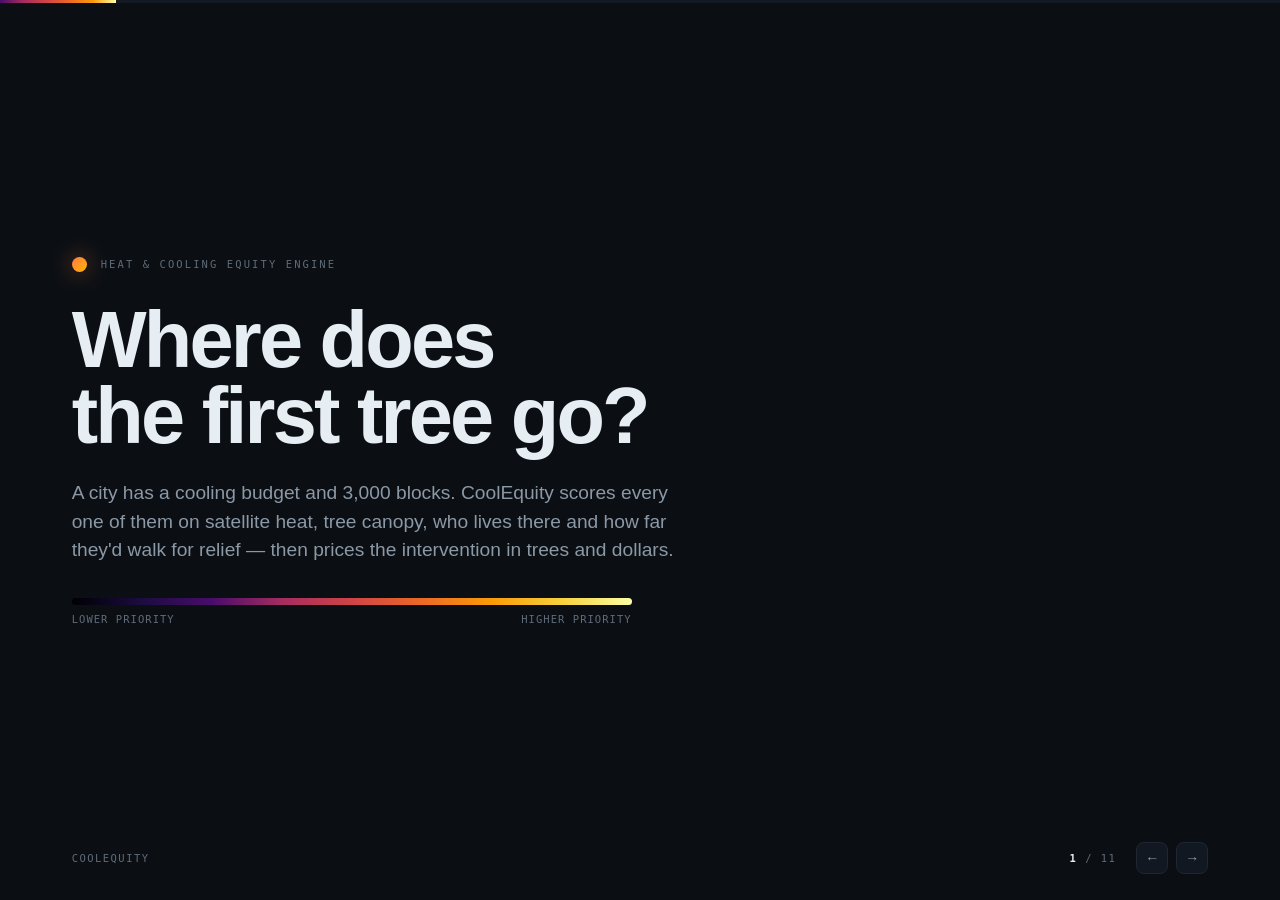
<file: deck/index.html>
<!DOCTYPE html>
<html lang="en">
<head>
<meta charset="utf-8"/>
<meta name="viewport" content="width=device-width, initial-scale=1"/>
<title>CoolEquity — pitch deck</title>
</head>
<body>
<style>
  /* CoolEquity pitch deck — palette and tokens inherited from app/index.html
     so the deck reads as an extension of the product, not a wrapper around it. */
  :root{
    --bg:#0b0f14; --panel:#121821; --panel2:#0f141b; --edge:#1e2733; --edge2:#2b3746;
    --txt:#e6edf3; --muted:#8b98a5; --muted2:#5f6b78;
    --accent:#ff7a45; --accent2:#ffb703; --good:#4cc9a4;
    /* inferno, the colormap the map itself uses */
    --i1:#1b0c41; --i2:#4a0c6b; --i3:#a52c60; --i4:#cf4446; --i5:#ed6925; --i6:#fb9b06; --i7:#f7d13d; --i8:#fcffa4;
    /* HOLC grades — Mapping Inequality's own colours */
    --holcA:#6ea966; --holcB:#6a9fb5; --holcC:#c9b458; --holcD:#c0603f;

    --display:-apple-system,BlinkMacSystemFont,"Segoe UI",Helvetica,Arial,sans-serif;
    --mono:ui-monospace,SFMono-Regular,"SF Mono",Menlo,Consolas,monospace;

    --t-display:clamp(38px,6.2vw,88px);
    --t-h:clamp(26px,3.5vw,50px);
    --t-stat:clamp(32px,4.4vw,64px);
    --t-lead:clamp(16px,1.5vw,23px);
    --t-body:clamp(13px,1.1vw,17px);
    --t-mono:clamp(10px,.82vw,13px);
  }

  *{box-sizing:border-box}
  html,body{margin:0;height:100%;overflow:hidden;background:var(--bg)}
  body{
    font-family:var(--display); color:var(--txt);
    -webkit-font-smoothing:antialiased;
  }

  .deck{position:fixed;inset:0;overflow:hidden}

  /* progress rail — the priority ramp, doing double duty */
  .rail{position:absolute;top:0;left:0;right:0;height:3px;background:#131a23;z-index:20}
  .rail-fill{
    height:100%;width:0;
    background:linear-gradient(90deg,var(--i2),var(--i3),var(--i4),var(--i5),var(--i6),var(--i8));
    transition:width .45s cubic-bezier(.2,.8,.2,1);
  }

  .slide{
    position:absolute;inset:0;
    display:grid;align-content:center;justify-items:start;
    padding:clamp(38px,5.6vw,92px);
    padding-bottom:clamp(70px,7vw,110px);
    gap:clamp(14px,1.5vw,22px);
    opacity:0;visibility:hidden;
    transform:translateY(10px);
    transition:opacity .38s ease,transform .38s cubic-bezier(.2,.8,.2,1),visibility .38s;
  }
  .slide.on{opacity:1;visibility:visible;transform:none}

  .wrap{width:min(1180px,100%)}

  .eyebrow{
    font-family:var(--mono);font-size:var(--t-mono);
    text-transform:uppercase;letter-spacing:.16em;
    color:var(--accent);margin:0 0 clamp(12px,1.4vw,20px);
    display:flex;align-items:center;gap:11px;
  }
  .eyebrow::before{content:"";width:22px;height:1px;background:var(--accent);opacity:.6;flex:none}
  .eyebrow.plain::before{display:none}

  h1{
    font-size:var(--t-display);line-height:.95;letter-spacing:-.035em;
    font-weight:800;margin:0;text-wrap:balance;
  }
  h2{
    font-size:var(--t-h);line-height:1.06;letter-spacing:-.025em;
    font-weight:750;margin:0;text-wrap:balance;max-width:20ch;
  }
  .lead{
    font-size:var(--t-lead);line-height:1.5;color:var(--muted);
    margin:0;max-width:58ch;font-weight:400;
  }
  .lead strong{color:var(--txt);font-weight:600}
  .body{font-size:var(--t-body);line-height:1.6;color:var(--muted);margin:0;max-width:62ch}
  .body strong{color:var(--txt);font-weight:600}
  .accent{color:var(--accent)}
  .amber{color:var(--accent2)}
  .good{color:var(--good)}
  .num{font-variant-numeric:tabular-nums}

  /* ---- title slide ---- */
  .title-mark{display:flex;align-items:center;gap:14px;margin-bottom:clamp(20px,2.4vw,34px)}
  .dot{
    width:15px;height:15px;border-radius:50%;flex:none;
    background:linear-gradient(135deg,var(--accent),var(--accent2));
    box-shadow:0 0 22px rgba(255,122,69,.55);
  }
  .title-mark span{font-family:var(--mono);font-size:var(--t-mono);letter-spacing:.2em;text-transform:uppercase;color:var(--muted2)}
  .ramp{
    height:7px;border-radius:4px;width:min(560px,100%);
    background:linear-gradient(90deg,#000004,var(--i1),var(--i2),var(--i3),var(--i4),var(--i5),var(--i6),var(--i7),var(--i8));
    margin-top:clamp(22px,2.6vw,36px);
  }
  .ramp-key{
    display:flex;justify-content:space-between;width:min(560px,100%);
    font-family:var(--mono);font-size:var(--t-mono);color:var(--muted2);
    letter-spacing:.1em;text-transform:uppercase;margin-top:8px;
  }

  /* ---- stat rows ---- */
  .stats{display:flex;flex-wrap:wrap;gap:clamp(26px,4vw,64px);margin-top:clamp(10px,1.4vw,20px)}
  .stat .v{font-size:var(--t-stat);font-weight:800;letter-spacing:-.035em;line-height:1;font-variant-numeric:tabular-nums}
  .stat .k{
    font-family:var(--mono);font-size:var(--t-mono);color:var(--muted2);
    text-transform:uppercase;letter-spacing:.13em;margin-top:9px;max-width:22ch;line-height:1.45;
  }

  /* ---- cards ---- */
  .grid{display:grid;gap:clamp(10px,1.1vw,16px);width:100%}
  .g2{grid-template-columns:repeat(2,1fr)}
  .g3{grid-template-columns:repeat(3,1fr)}
  .card{
    background:linear-gradient(180deg,var(--panel),var(--panel2));
    border:1px solid var(--edge);border-radius:12px;
    padding:clamp(14px,1.5vw,22px);
    display:flex;flex-direction:column;gap:7px;
  }
  .card .ct{font-family:var(--mono);font-size:var(--t-mono);text-transform:uppercase;letter-spacing:.13em;color:var(--accent)}
  .card .cv{font-size:var(--t-body);line-height:1.5;color:var(--txt);font-weight:600}
  .card .cs{font-size:var(--t-body);line-height:1.5;color:var(--muted)}

  /* ---- data table ---- */
  .tbl-wrap{width:100%;overflow-x:auto}
  table{border-collapse:collapse;width:100%;font-variant-numeric:tabular-nums}
  th{
    font-family:var(--mono);font-size:var(--t-mono);font-weight:500;
    text-transform:uppercase;letter-spacing:.13em;color:var(--muted2);
    text-align:right;padding:0 0 12px;border-bottom:1px solid var(--edge2);white-space:nowrap;
  }
  th:first-child,td:first-child{text-align:left}
  td{
    font-size:clamp(14px,1.45vw,22px);font-weight:600;
    padding:clamp(9px,1vw,15px) 0;border-bottom:1px solid var(--edge);
    text-align:right;white-space:nowrap;
  }
  td:first-child{font-weight:700}
  tr:last-child td{border-bottom:none}
  .swatch{
    display:inline-flex;align-items:center;justify-content:center;
    width:26px;height:26px;border-radius:6px;margin-right:12px;
    font-size:13px;font-weight:800;color:#0b0f14;vertical-align:middle;
  }
  .cell{display:inline-flex;flex-direction:column;align-items:flex-end;gap:5px}
  .bar{height:3px;border-radius:2px;width:64px}

  /* ---- callout ---- */
  .callout{
    border-left:2px solid var(--accent);padding:2px 0 2px 18px;
    font-size:var(--t-lead);line-height:1.5;color:var(--txt);max-width:56ch;font-weight:500;
  }
  .callout .q{color:var(--muted);font-weight:400}

  /* ---- limits list ---- */
  /* cap the measure — at full deck width these lines hit ~130 characters,
     which is unreadable from a seat in the third row */
  .limits{display:flex;flex-direction:column;gap:clamp(11px,1.2vw,18px);width:100%;max-width:900px}
  .limit{display:grid;grid-template-columns:auto 1fr;gap:14px;align-items:baseline}
  .limit .tag{
    font-family:var(--mono);font-size:var(--t-mono);text-transform:uppercase;letter-spacing:.11em;
    color:var(--accent2);border:1px solid #47340f;background:#1c1509;
    border-radius:20px;padding:3px 10px;white-space:nowrap;
  }
  .limit .tag.ok{color:var(--good);border-color:#1c4a3c;background:#0a1a15}
  .limit p{margin:0;font-size:var(--t-body);line-height:1.55;color:var(--muted)}
  .limit p strong{color:var(--txt);font-weight:600}

  /* ---- pipeline ---- */
  .flow{display:flex;flex-wrap:wrap;align-items:stretch;gap:9px;width:100%}
  .step{
    flex:1 1 150px;background:var(--panel2);border:1px solid var(--edge);
    border-top:2px solid var(--stepc,var(--accent));
    border-radius:10px;padding:clamp(11px,1.2vw,17px);
    display:flex;flex-direction:column;gap:6px;
  }
  .step .sn{font-family:var(--mono);font-size:var(--t-mono);color:var(--muted2);letter-spacing:.13em}
  .step .sh{font-size:var(--t-body);font-weight:700;color:var(--txt);line-height:1.3}
  .step .sd{font-size:calc(var(--t-body) * .92);color:var(--muted);line-height:1.45}

  /* ---- formula ---- */
  .formula{
    font-family:var(--mono);font-size:clamp(12px,1.15vw,18px);line-height:2;
    background:var(--panel2);border:1px solid var(--edge);border-radius:12px;
    padding:clamp(16px,1.8vw,26px);width:100%;overflow-x:auto;color:var(--muted);
  }
  .formula b{color:var(--txt);font-weight:700}
  .formula .w{color:var(--accent);font-weight:700}

  /* ---- hud ---- */
  .hud{
    position:absolute;left:0;right:0;bottom:0;z-index:20;
    display:flex;align-items:center;justify-content:space-between;
    padding:clamp(16px,2vw,30px) clamp(38px,5.6vw,92px);
    font-family:var(--mono);font-size:var(--t-mono);
    letter-spacing:.14em;text-transform:uppercase;color:var(--muted2);
    pointer-events:none;
  }
  .hud b{color:var(--txt);font-weight:600}
  .nav{display:flex;gap:8px;pointer-events:auto}
  .nav button{
    width:32px;height:32px;border-radius:8px;cursor:pointer;
    background:var(--panel);border:1px solid var(--edge);color:var(--muted);
    font-size:14px;line-height:1;transition:.15s;
  }
  .nav button:hover{border-color:var(--accent);color:var(--txt)}
  .nav button:focus-visible{outline:2px solid var(--accent);outline-offset:2px}

  @media (prefers-reduced-motion:reduce){
    .slide,.rail-fill{transition:none}
  }
  @media (max-width:720px){
    .g2,.g3{grid-template-columns:1fr}
    h2{max-width:none}
  }
</style>

<div class="deck">
  <div class="rail"><div class="rail-fill" id="railFill"></div></div>

  <!-- 1 ............................................................. -->
  <section class="slide on">
    <div class="wrap">
      <div class="title-mark"><span class="dot"></span><span>Heat &amp; cooling equity engine</span></div>
      <h1>Where does<br/>the first tree go?</h1>
      <p class="lead" style="margin-top:clamp(18px,2vw,28px)">
        A city has a cooling budget and 3,000 blocks. CoolEquity scores every one of
        them on satellite heat, tree canopy, who lives there and how far they'd walk
        for relief — then prices the intervention in trees and dollars.
      </p>
      <div class="ramp"></div>
      <div class="ramp-key"><span>Lower priority</span><span>Higher priority</span></div>
    </div>
  </section>

  <!-- 2 ............................................................. -->
  <section class="slide">
    <div class="wrap">
      <p class="eyebrow">The problem</p>
      <h2>Heat is the deadliest weather hazard, and the least evenly distributed.</h2>
      <div class="stats">
        <div class="stat">
          <div class="v accent num">489,000</div>
          <div class="k">heat deaths per year, globally</div>
        </div>
        <div class="stat">
          <div class="v num">6.7 °C</div>
          <div class="k">gap between LA's coolest and hottest graded neighbourhoods</div>
        </div>
        <div class="stat">
          <div class="v num">3 %</div>
          <div class="k">tree canopy in the city's highest-priority block</div>
        </div>
      </div>
      <p class="body" style="margin-top:clamp(20px,2.2vw,32px)">
        Cities already fund shade, cooling centres and canopy programmes. What they
        lack is a defensible way to decide <strong>which block goes first</strong> —
        and the ability to show a council why.
      </p>
    </div>
  </section>

  <!-- 3 ............................................................. -->
  <section class="slide">
    <div class="wrap">
      <p class="eyebrow">What it is</p>
      <h2>Every block in Los Angeles, scored and ranked.</h2>
      <div class="stats">
        <div class="stat"><div class="v num">3,008</div><div class="k">hexagons · H3 res-8 · 0.82 km² each</div></div>
        <div class="stat"><div class="v num">6.5 M</div><div class="k">residents covered</div></div>
        <div class="stat"><div class="v num">645</div><div class="k">cooling sites from OpenStreetMap</div></div>
        <div class="stat"><div class="v num">0</div><div class="k">hand-drawn boundaries</div></div>
      </div>
      <p class="body" style="margin-top:clamp(20px,2.2vw,32px)">
        Not a static map — an interactive tool. Six data layers, a redlining overlay,
        a cooling-access layer, a ranked priority list, and a per-block intervention
        calculator. It runs entirely on static files, so it works with no network at all.
      </p>
    </div>
  </section>

  <!-- 4 ............................................................. -->
  <section class="slide">
    <div class="wrap">
      <p class="eyebrow">The pipeline</p>
      <h2 style="margin-bottom:clamp(18px,2vw,28px)">Five steps, all reproducible.</h2>
      <div class="flow">
        <div class="step" style="--stepc:var(--i2)">
          <div class="sn">01</div><div class="sh">Grid</div>
          <div class="sd">H3 res-8 tessellation over the city bbox. Uber's hex index — equal-area, no census geography.</div>
        </div>
        <div class="step" style="--stepc:var(--i4)">
          <div class="sn">02</div><div class="sh">Satellite</div>
          <div class="sd">Landsat 8/9 ST_B10 thermal → °C, and Sentinel-2 NDVI. Summer 2023 medians via Planetary Computer.</div>
        </div>
        <div class="step" style="--stepc:var(--i5)">
          <div class="sn">03</div><div class="sh">Census</div>
          <div class="sd">ACS 2023 block groups — population, age 65+, income — area-weighted into hexes.</div>
        </div>
        <div class="step" style="--stepc:var(--i6)">
          <div class="sn">04</div><div class="sh">Overlays</div>
          <div class="sd">HOLC grades by majority overlap; cooling sites via Overpass; walk time to nearest relief.</div>
        </div>
        <div class="step" style="--stepc:var(--i8)">
          <div class="sn">05</div><div class="sh">Score</div>
          <div class="sd">Normalise, weight, rank. Writes the GeoJSON the front end reads.</div>
        </div>
      </div>
      <p class="body" style="margin-top:clamp(18px,2vw,26px)">
        Every source is open and every step is cached, so the whole thing rebuilds from
        a bounding box and an API key.
      </p>
    </div>
  </section>

  <!-- 5 ............................................................. -->
  <section class="slide">
    <div class="wrap">
      <p class="eyebrow">The score</p>
      <h2 style="margin-bottom:clamp(16px,1.8vw,26px)">Weighted, transparent, and normalised inside the city.</h2>
      <div class="formula">
        <b>base_risk</b> = <span class="w">0.35</span>·heat + <span class="w">0.25</span>·(1−canopy) + <span class="w">0.25</span>·(1−ac_access) + <span class="w">0.15</span>·age65<br/>
        <b>priority</b>&nbsp; = base_risk × (0.55 + 0.45 · population)<br/>
        <b>score</b>&nbsp;&nbsp;&nbsp; = 100 × minmax(priority)
      </div>
      <p class="body" style="margin-top:clamp(16px,1.8vw,24px)">
        Normalising <strong>within the city</strong> is what makes the engine portable.
        44 °C is an ordinary afternoon in Phoenix and an emergency in Seattle — a globally
        fixed threshold would be wrong in both. Weights live in one config file, so when a
        judge or a city asks "why 35%?", the answer is editable in a line.
      </p>
    </div>
  </section>

  <!-- 6 ............................................................. -->
  <section class="slide">
    <div class="wrap">
      <p class="eyebrow">The finding</p>
      <h2 style="margin-bottom:clamp(14px,1.6vw,22px)">1930s redlining still reads on a thermal satellite.</h2>
      <div class="tbl-wrap">
        <table>
          <thead>
            <tr><th>HOLC grade</th><th>Hexes</th><th>Mean surface temp</th><th>Mean canopy</th><th>Walk to relief</th><th>Mean score</th></tr>
          </thead>
          <tbody>
            <tr>
              <td><span class="swatch" style="background:var(--holcA)">A</span>"Best"</td>
              <td class="num">136</td>
              <td><span class="cell">38.7 °C<span class="bar" style="background:var(--i2);width:18px"></span></span></td>
              <td><span class="cell">26.0 %<span class="bar" style="background:var(--good);width:56px"></span></span></td>
              <td class="num">20.3 min</td><td class="num">24.4</td>
            </tr>
            <tr>
              <td><span class="swatch" style="background:var(--holcB)">B</span>"Desirable"</td>
              <td class="num">200</td>
              <td><span class="cell">42.7 °C<span class="bar" style="background:var(--i3);width:43px"></span></span></td>
              <td><span class="cell">18.5 %<span class="bar" style="background:var(--good);width:40px"></span></span></td>
              <td class="num">14.3 min</td><td class="num">38.4</td>
            </tr>
            <tr>
              <td><span class="swatch" style="background:var(--holcC)">C</span>"Declining"</td>
              <td class="num">450</td>
              <td><span class="cell">45.1 °C<span class="bar" style="background:var(--i5);width:58px"></span></span></td>
              <td><span class="cell">12.2 %<span class="bar" style="background:var(--good);width:26px"></span></span></td>
              <td class="num">13.2 min</td><td class="num">52.0</td>
            </tr>
            <tr>
              <td><span class="swatch" style="background:var(--holcD)">D</span>"Hazardous"</td>
              <td class="num">260</td>
              <td><span class="cell">45.4 °C<span class="bar" style="background:var(--i6);width:60px"></span></span></td>
              <td><span class="cell">9.4 %<span class="bar" style="background:var(--good);width:20px"></span></span></td>
              <td class="num">12.2 min</td><td class="num">54.1</td>
            </tr>
          </tbody>
        </table>
      </div>
      <p class="body" style="margin-top:clamp(16px,1.8vw,24px)">
        Monotonic across all four grades: <strong class="accent">+6.7 °C</strong> from A to D,
        and roughly <strong>a third of the tree canopy</strong>. Ninety years after the
        lending maps were drawn.
      </p>
    </div>
  </section>

  <!-- 7 ............................................................. -->
  <section class="slide">
    <div class="wrap">
      <p class="eyebrow">Where we corrected ourselves</p>
      <h2>The obvious next claim was wrong, so we dropped it.</h2>
      <div class="callout" style="margin-top:clamp(16px,1.8vw,26px)">
        <span class="q">We expected:</span> redlined areas are also farther from relief.<br/>
        <span class="q">The data says:</span> they are <strong class="accent">closer</strong> —
        12.2 minutes versus 20.3.
      </div>
      <p class="body" style="margin-top:clamp(16px,1.8vw,26px)">
        Dense inner-city neighbourhoods have libraries and community centres; leafy
        low-density suburbs don't. So in Los Angeles the redlining signal is
        <strong>heat and missing shade — not distance to relief</strong>.
      </p>
      <p class="body" style="margin-top:12px">
        It would have been an easier story to leave in. It also would have been false,
        and visible as false on our own access layer while we said it.
      </p>
    </div>
  </section>

  <!-- 8 ............................................................. -->
  <section class="slide">
    <div class="wrap">
      <p class="eyebrow">Validation</p>
      <h2>Shade is doing the work — not the coastline.</h2>
      <div class="stats">
        <div class="stat"><div class="v accent num">−0.61</div><div class="k">heat vs canopy, across 3,008 populated hexes</div></div>
        <div class="stat"><div class="v num">−0.58</div><div class="k">after partialling out a quadratic spatial trend</div></div>
        <div class="stat"><div class="v num">−0.35→−0.69</div><div class="k">range within individual longitude bands</div></div>
      </div>
      <p class="body" style="margin-top:clamp(20px,2.2vw,30px)">
        LA cools and greens toward the ocean, so a raw correlation could be pure geography.
        Splitting by longitude and removing a quadratic lon/lat trend both leave the
        relationship intact. We also <strong>dropped 478 uninhabited hexes</strong> — open
        ocean reads 18 °C with zero vegetation and would have inverted the headline result.
      </p>
    </div>
  </section>

  <!-- 9 ............................................................. -->
  <section class="slide">
    <div class="wrap">
      <p class="eyebrow">The product</p>
      <h2 style="margin-bottom:clamp(16px,1.8vw,24px)">Priority #1: Westlake — and what it costs to fix.</h2>
      <div class="grid g3">
        <div class="card"><div class="ct">Today</div><div class="cv num" style="font-size:var(--t-lead)">47.4 °C · 3% canopy</div><div class="cs">15,759 residents, 1,797 of them over 65</div></div>
        <div class="card"><div class="ct">Intervention</div><div class="cv num" style="font-size:var(--t-lead)">canopy 3% → 15%</div><div class="cs">≈ 2,470 trees at ~40 m² of crown each</div></div>
        <div class="card" style="border-color:#1c4a3c"><div class="ct" style="color:var(--good)">Return</div><div class="cv num good" style="font-size:var(--t-lead)">−0.36 °C · $78/resident</div><div class="cs">≈ $1.2M total, planted and maintained 3 years</div></div>
      </div>
      <p class="body" style="margin-top:clamp(18px,2vw,26px)">
        Cooling coefficient from WRI — every +10 points of canopy buys roughly −0.3 °C.
        The slider is live in the app: drag it and the trees, cost and cooling recompute
        against that hexagon's real area. <strong>At that point it stops being a map and
        becomes a line item.</strong>
      </p>
    </div>
  </section>

  <!-- 10 ............................................................ -->
  <section class="slide">
    <div class="wrap">
      <p class="eyebrow">What's measured, what's modelled</p>
      <h2 style="margin-bottom:clamp(16px,1.8vw,26px)">Stated up front, and labelled in the interface.</h2>
      <div class="limits">
        <div class="limit"><span class="tag">Modelled</span><p><strong>A/C access</strong> is derived from median income, not measured. It carries 25% of the score and is shown as <em>est.</em> in the UI — the weakest input we have.</p></div>
        <div class="limit"><span class="tag">Estimated</span><p><strong>Walk time</strong> is straight-line distance × 1.273 — that's 4/π, the expected Manhattan-to-Euclidean ratio over uniform bearings — at 4.8 km/h. Correct for a grid city; not a routed street network.</p></div>
        <div class="limit"><span class="tag">Proxy</span><p><strong>Canopy</strong> is NDVI 0.05–0.65 scaled to 0–45%. Vegetation cover, not strictly tree crown.</p></div>
        <div class="limit"><span class="tag ok">Measured</span><p><strong>Surface temperature, population, age and cooling-site locations</strong> are observed data — Landsat thermal, ACS, OpenStreetMap.</p></div>
      </div>
    </div>
  </section>

  <!-- 11 ............................................................ -->
  <section class="slide">
    <div class="wrap">
      <p class="eyebrow">Why it matters</p>
      <h1 style="font-size:var(--t-h);max-width:22ch">Every input but one is global.</h1>
      <p class="lead" style="margin-top:clamp(16px,1.8vw,26px)">
        Landsat, Sentinel-2, OpenStreetMap and gridded population exist for every city on
        Earth. Only the redlining overlay is US-specific — and it's an optional layer, not
        an input to the score. Point the pipeline at a new bounding box and it answers the
        same question.
      </p>
      <div class="grid g2" style="margin-top:clamp(20px,2.2vw,30px)">
        <div class="card"><div class="ct">The ask</div><div class="cs">A city, a bounding box, and an afternoon of compute.</div></div>
        <div class="card"><div class="ct">The output</div><div class="cs">A ranked list of blocks, and the price of cooling each one.</div></div>
      </div>
      <div class="ramp" style="margin-top:clamp(24px,2.8vw,38px)"></div>
      <p class="body" style="margin-top:14px;color:var(--muted2)">
        Landsat 8/9 · Sentinel-2 · Planetary Computer · US Census ACS · OpenStreetMap ·
        Univ. of Richmond <em>Mapping Inequality</em> · WRI tree-cooling coefficients · H3
      </p>
    </div>
  </section>

  <footer class="hud">
    <span>CoolEquity</span>
    <div style="display:flex;align-items:center;gap:20px">
      <span><b id="cur">1</b> / <span id="tot">11</span></span>
      <span class="nav">
        <button id="prev" aria-label="Previous slide">←</button>
        <button id="next" aria-label="Next slide">→</button>
      </span>
    </div>
  </footer>
</div>

<script>
  (function(){
    var slides = Array.prototype.slice.call(document.querySelectorAll('.slide'));
    var i = 0;
    var railFill = document.getElementById('railFill');
    var cur = document.getElementById('cur');
    document.getElementById('tot').textContent = slides.length;

    function show(n){
      i = Math.max(0, Math.min(slides.length - 1, n));
      slides.forEach(function(s, k){ s.classList.toggle('on', k === i); });
      railFill.style.width = ((i + 1) / slides.length * 100) + '%';
      cur.textContent = i + 1;
    }
    function next(){ show(i + 1); }
    function prev(){ show(i - 1); }

    document.getElementById('next').addEventListener('click', next);
    document.getElementById('prev').addEventListener('click', prev);

    document.addEventListener('keydown', function(e){
      if (e.key === 'ArrowRight' || e.key === 'PageDown' || e.key === ' ') { e.preventDefault(); next(); }
      else if (e.key === 'ArrowLeft' || e.key === 'PageUp') { e.preventDefault(); prev(); }
      else if (e.key === 'Home') { show(0); }
      else if (e.key === 'End') { show(slides.length - 1); }
    });

    // tap/click anywhere on the slide area advances; useful on a trackpad mid-pitch
    document.querySelector('.deck').addEventListener('click', function(e){
      if (e.target.closest('.nav')) return;
      next();
    });

    show(0);
  })();
</script>
</body>
</html>
</file>
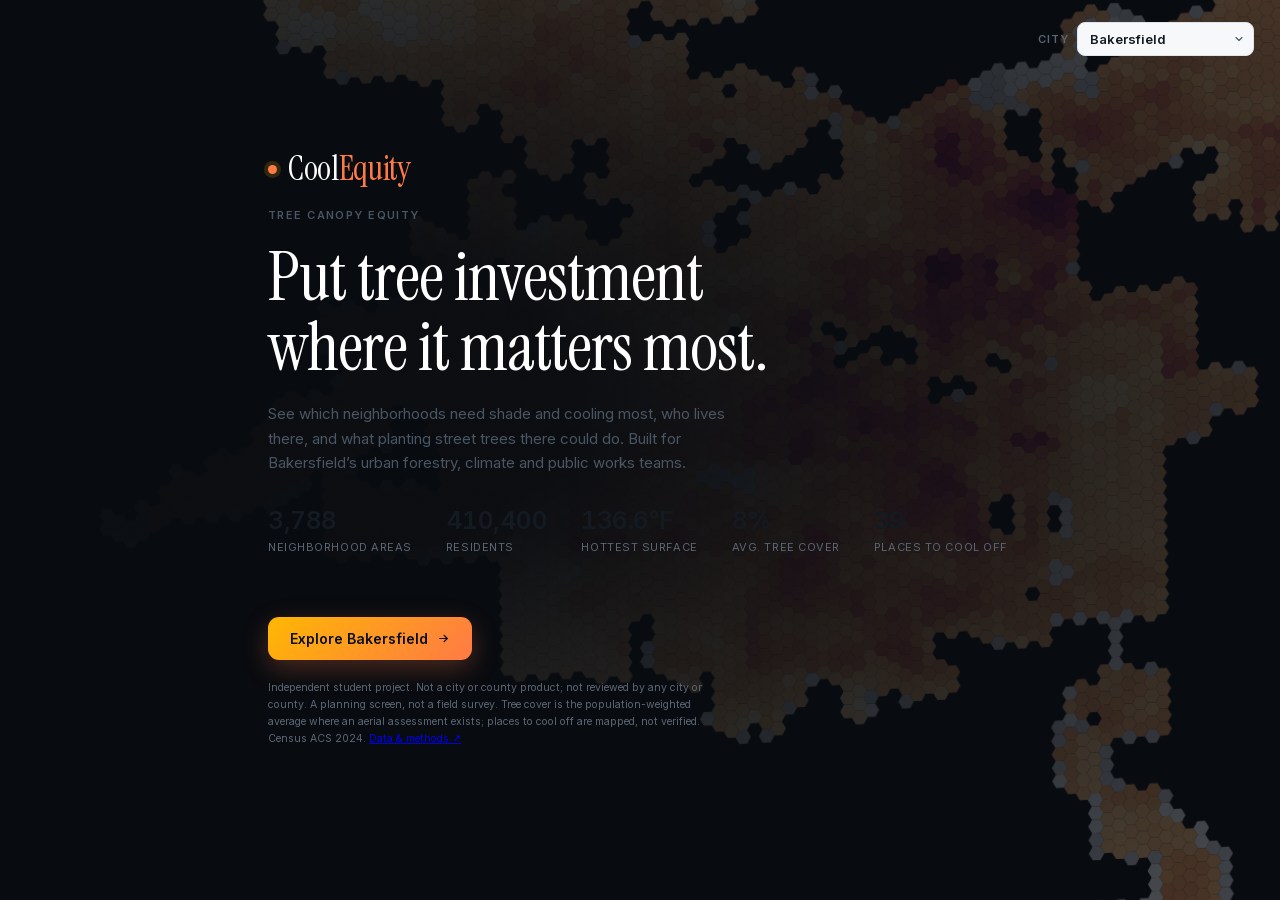
<file: bakersfield/app/index.html>
<!DOCTYPE html>
<html lang="en">
<head>
<meta charset="utf-8"/>
<meta name="viewport" content="width=device-width, initial-scale=1"/>
<title>CoolEquity — Tree Canopy Equity Mapper</title>
<!-- MapLibre is vendored, not CDN'd. The whole risk register hangs on "the app is
     static and local"; a <script src=unpkg> makes that false — no venue Wi-Fi means
     no `maplibregl` at all, and the map never gets as far as the basemap fallback.
     v4.7.1, BSD-3, self-contained (its CSS inlines every icon as a data: URI). -->
<link href="vendor/maplibre-gl.css" rel="stylesheet"/>
<script src="vendor/maplibre-gl.js"></script>
<style>
  /* Typefaces are VENDORED, not linked from fonts.googleapis.com — same reason
     MapLibre is (fixed bug 11). A <link> to Google Fonts would put an off-host
     request back on the critical path and cost `?flat=1` its "zero external
     requests" property; on dead venue Wi-Fi you'd also eat a swap flash on
     every heading. Latin subsets only, 63 KB for both. Inter and Instrument
     Serif are both SIL Open Font License 1.1. */
  @font-face{font-family:Inter;src:url(vendor/inter-latin.woff2) format('woff2');
    font-weight:100 900;font-style:normal;font-display:swap}
  @font-face{font-family:"Instrument Serif";src:url(vendor/instrumentserif-latin.woff2) format('woff2');
    font-weight:400;font-style:normal;font-display:swap}
  :root{
    --bg:#0b0f14;--panel:#111720;--panel2:#0d1219;--edge:#1f2a36;--edge2:#2b3947;
    --txt:#eef3f8;--muted:#93a1b0;--muted2:#7a8893;   /* ≥4.5:1 on the panel for small text */
    --accent:#ff7a45;--accent2:#ffb703;--good:#39b98a;--blue:#4c9fce;
    --shadow:0 18px 50px rgba(0,0,0,.55);
    /* The map is light (CARTO positron) so that "deeper = worse" can read at all;
       see the RAMPS comment in the script. Chrome stays dark around it. */
    --map-bg:#eceff3;
    --sans:Inter,ui-sans-serif,-apple-system,BlinkMacSystemFont,"Segoe UI",Roboto,"Helvetica Neue",Arial,sans-serif;
    --display:"Instrument Serif",Georgia,"Times New Roman",serif;
    --mono:ui-monospace,SFMono-Regular,"SF Mono",Menlo,Consolas,monospace;
  }
  *{box-sizing:border-box}
  html,body{margin:0;height:100%;font-family:var(--sans);background:var(--bg);color:var(--txt);overflow:hidden;
    -webkit-font-smoothing:antialiased;-moz-osx-font-smoothing:grayscale;font-synthesis:none}
  /* Numbers are read comparatively all over this UI — rank vs rank, score vs
     score — so they get tabular figures globally rather than per-rule. */
  .num,.sc,.stat .v,.metric .top span:last-child,.badge,.tt-row span:last-child{font-variant-numeric:tabular-nums;font-feature-settings:"tnum" 1}
  svg.ico{width:13px;height:13px;flex:none;stroke:currentColor;fill:none;stroke-width:1.6;stroke-linecap:round;stroke-linejoin:round;opacity:.8}
  #app{display:grid;grid-template-columns:366px minmax(0,1fr);height:100vh;position:relative;overflow:hidden}
  #panel{background:linear-gradient(180deg,var(--panel),var(--panel2));border-right:1px solid var(--edge);display:flex;flex-direction:column;min-height:0}
  /* ------------------------------------------------------------ intro */
  /* `align-items:center` + `overflow:hidden` clips a too-tall card at BOTH ends,
     and the end that matters is the top — that is how the wordmark went missing
     on a 720px-tall window. `margin:auto` centres the card when there is room and
     lets it scroll from its own top when there is not, which no value of
     align-items will do. Keep it this way rather than trimming copy each time
     the card grows. */
  #intro{position:fixed;inset:0;z-index:50;background:#080b10;overflow-y:auto;overflow-x:hidden;
    display:flex;justify-content:center;padding:28px 0;
    transition:opacity .55s ease,transform .55s cubic-bezier(.4,0,.2,1)}
  #intro.gone{opacity:0;transform:scale(1.05);pointer-events:none}
  #intro-canvas{position:absolute;inset:0;width:100%;height:100%;opacity:.5;
    filter:blur(.4px);transform:scale(1.02)}
  .intro-scrim{position:absolute;inset:0;
    background:radial-gradient(115% 85% at 22% 45%,rgba(8,11,16,.97) 20%,rgba(8,11,16,.72) 52%,rgba(8,11,16,.35) 100%)}
  .intro-card{position:relative;width:min(760px,calc(100% - 64px));padding:0 8px;margin:auto 0}
  /* The product has to say its own name on the screen the judges see first. */
  .wordmark{display:flex;align-items:baseline;gap:11px;margin-bottom:22px}
  .wordmark .wm{font-family:var(--display);font-weight:400;font-size:34px;line-height:1;
    letter-spacing:-.01em;color:#fff}
  .wordmark .wm i{font-style:normal;color:var(--accent)}
  .wordmark .wdot{width:9px;height:9px;border-radius:50%;background:var(--accent);
    box-shadow:0 0 0 4px rgba(255,183,3,.16);align-self:center}
  .eyebrow{display:flex;align-items:center;gap:9px;font-size:11px;letter-spacing:.13em;
    text-transform:uppercase;color:var(--muted);font-weight:600;margin-bottom:20px}
  .intro-card h1{font-family:var(--display);font-weight:400;margin:0;
    font-size:clamp(38px,5.6vw,68px);line-height:1.03;letter-spacing:-.015em;color:#fff}
  .lede{max-width:52ch;margin:20px 0 0;color:var(--muted);font-size:15px;line-height:1.62}
  .istats{display:flex;flex-wrap:wrap;gap:34px;margin:30px 0 34px}
  .istats div b{display:block;font-size:25px;font-weight:600;letter-spacing:-.02em;
    font-variant-numeric:tabular-nums;color:var(--txt)}
  .istats div span{font-size:11px;color:var(--muted2);letter-spacing:.05em;text-transform:uppercase}
  .ilbl{font-size:10.5px;text-transform:uppercase;letter-spacing:.11em;color:var(--muted2);
    font-weight:600;margin:0 0 11px}
  /* Combobox: a text field you can type into, with a filtered list under it.
     Not a <select>, because the list has to carry a build-state badge per row. */
  .picker{position:relative;max-width:460px}
  .cinput{display:flex;align-items:center;gap:10px;background:#0e141c;
    border:1px solid var(--edge);border-radius:11px;padding:0 13px;transition:.16s}
  .cinput:focus-within{border-color:var(--accent);background:#12161d}
  .cinput svg{width:15px;height:15px;stroke:var(--muted2);fill:none;stroke-width:2;flex:none}
  .cinput input{flex:1;background:none;border:0;outline:none;font:inherit;font-size:13.5px;
    color:var(--txt);padding:12px 0}
  .cinput input::placeholder{color:var(--muted2)}
  .cinput .cchev{width:13px;height:13px;stroke:var(--muted2);transition:transform .18s}
  .picker.open .cinput .cchev{transform:rotate(180deg)}
  .cities{position:absolute;top:calc(100% + 6px);left:0;right:0;z-index:5;max-height:264px;
    overflow-y:auto;background:#0c1219;border:1px solid var(--edge);border-radius:11px;
    padding:5px;box-shadow:0 18px 44px rgba(0,0,0,.6);display:none}
  .picker.open .cities{display:block}
  .city{display:flex;align-items:center;gap:9px;width:100%;background:none;border:0;
    color:var(--muted);border-radius:8px;padding:9px 11px;font:inherit;font-size:12.5px;
    cursor:pointer;text-align:left;transition:.12s}
  .city .cnm{flex:1;min-width:0;overflow:hidden;text-overflow:ellipsis;white-space:nowrap}
  .city .cco{font-size:10.5px;color:var(--muted2);flex:none}
  .city:hover,.city.cur{background:#151d27;color:var(--txt)}
  .city.on{background:#1a1310;color:var(--txt);box-shadow:inset 0 0 0 1px var(--accent)}
  .city .cs{font-size:9px;letter-spacing:.05em;text-transform:uppercase;font-weight:700;
    padding:2px 6px;border-radius:20px;background:#12261e;color:#4fd1a0;flex:none}
  .city .cs.soon{background:#1a1f27;color:var(--muted2)}
  .cnone{padding:11px 12px;font-size:11.5px;color:var(--muted2);line-height:1.5}
  .cityinfo{margin-top:13px;font-size:11.5px;line-height:1.6;color:var(--muted);
    background:#0c1219;border:1px solid var(--edge);border-radius:10px;padding:12px 14px;max-width:60ch}
  .cityinfo code{font-family:var(--mono);font-size:10.5px;color:var(--accent2);
    background:#141c26;padding:1px 5px;border-radius:4px}
  .cta{margin-top:28px;display:inline-flex;align-items:center;gap:9px;font:inherit;font-size:14px;
    font-weight:600;color:#0b0f14;background:linear-gradient(135deg,#ffb703,#ff7a45);
    border:0;border-radius:11px;padding:13px 22px;cursor:pointer;
    box-shadow:0 8px 26px rgba(255,122,69,.28);transition:transform .16s,box-shadow .16s}
  .cta:hover{transform:translateY(-1px);box-shadow:0 12px 32px rgba(255,122,69,.36)}
  .cta .ico{opacity:1;stroke-width:2}
  .fine{margin:20px 0 0;font-size:10.5px;color:var(--muted2);line-height:1.6;max-width:62ch}
  @media (prefers-reduced-motion:reduce){#intro{transition:opacity .01s}#intro.gone{transform:none}}
  /* Short-window ladder. The card is ~910px tall at its most generous, so on a
     720–860px laptop it would scroll; these tighten it to fit before the scroll
     is ever needed. Each step gives up the least important thing left, and the
     wordmark is never one of them. */
  @media (max-height:860px){
    .intro-card h1{font-size:clamp(34px,4.6vw,52px)}
    .wordmark{margin-bottom:16px}.eyebrow{margin-bottom:14px}
    .lede{margin-top:15px;font-size:14px}
    .istats{gap:26px;margin:20px 0 22px}.istats div b{font-size:21px}
    .fine{margin-top:14px}
  }
  @media (max-height:740px){
    .intro-card h1{font-size:clamp(30px,4vw,42px)}
    .istats{gap:22px;margin:16px 0 18px}
    .fine{display:none}
  }
  @media (max-height:640px){.lede{display:none}}
  .brand{padding:16px 20px 14px;border-bottom:1px solid var(--edge)}
  .brand h1{margin:0;font-family:var(--display);font-weight:400;font-size:26px;letter-spacing:-.01em;line-height:1;display:flex;align-items:baseline;gap:9px}
  .dot{width:9px;height:9px;border-radius:50%;background:linear-gradient(135deg,var(--accent),var(--accent2));box-shadow:0 0 14px rgba(255,122,69,.75);align-self:center}
  .brand p{margin:8px 0 0;color:var(--muted);font-size:11.5px;line-height:1.5;letter-spacing:.005em}
  /* Wrap so the units control drops to its own line rather than being clipped by
     the fixed-width panel: title + home + All cities never quite leave room for
     °C·km / °F·mi at 366px, and the °F·mi button was getting cut off. */
  .brandtop{display:flex;align-items:center;flex-wrap:wrap;gap:10px;row-gap:9px}
  .brandtop #units{margin-left:auto}
  .home{margin-left:auto;display:flex;align-items:center;justify-content:center;width:28px;height:26px;
    background:#0c1219;border:1px solid var(--edge);border-radius:8px;color:var(--muted2);
    cursor:pointer;padding:0;transition:.14s;flex:none}
  .home:hover{color:var(--txt);border-color:var(--accent)}
  .home svg{width:14px;height:14px}
  .seg{display:flex;gap:2px;padding:2px;background:#0c1219;border:1px solid var(--edge);border-radius:8px}
  .seg button{font:inherit;font-size:10.5px;font-weight:600;letter-spacing:.01em;color:var(--muted2);
    background:none;border:0;padding:4px 8px;border-radius:6px;cursor:pointer;transition:.14s;white-space:nowrap}
  .modeseg button{font-size:12.5px;padding:7px 16px;font-weight:700}
  .seg button:hover{color:var(--txt)}
  .seg button.on{background:#1d2732;color:var(--txt)}
  .scroll{overflow-y:auto;min-height:0}
  .section{padding:15px 20px;border-bottom:1px solid var(--edge)}
  /* Section titles are the wayfinding: big enough to scan, numbered in Explore. */
  .lbl{font-size:13.5px;letter-spacing:-.005em;color:var(--txt);margin:0 0 10px;font-weight:700;display:flex;justify-content:space-between;align-items:center;gap:8px}
  .lbl .ltxt{display:flex;align-items:center;gap:7px;flex:1;min-width:0}
  .lbl .step{display:inline-flex;align-items:center;justify-content:center;width:21px;height:21px;border-radius:7px;background:#1d2732;color:var(--accent2);font-size:11.5px;font-weight:700;flex:none}
  .lbl.sub{font-size:12.5px;color:var(--muted);font-weight:650}
  .section>.hint.lead{margin:-4px 0 10px}
  /* City switcher: one city at a time, in the corner. */
  .cityselect{appearance:none;-webkit-appearance:none;background:#0c1219 url("data:image/svg+xml,%3Csvg xmlns='http://www.w3.org/2000/svg' viewBox='0 0 24 24' fill='none' stroke='%2393a1b0' stroke-width='2.2' stroke-linecap='round' stroke-linejoin='round'%3E%3Cpath d='m6 9 6 6 6-6'/%3E%3C/svg%3E") no-repeat right 8px center/12px;
    border:1px solid var(--edge);color:var(--txt);border-radius:8px;padding:6px 26px 6px 10px;font:600 11.5px var(--sans);cursor:pointer;max-width:190px;white-space:nowrap;overflow:hidden;text-overflow:ellipsis;transition:.14s}
  .cityselect:hover,.cityselect:focus-visible{border-color:var(--accent);outline:none}
  #intro-city{position:absolute;top:22px;right:26px;z-index:3;display:flex;align-items:center;gap:8px;font-size:11px;letter-spacing:.08em;text-transform:uppercase;color:var(--muted2);font-weight:600}
  #intro-city .cityselect{font-size:13px;padding:8px 30px 8px 12px;max-width:240px}
  /* Info popover: what it is and how to use it, with a link to the full guide. */
  .tip{position:fixed;z-index:80;width:min(300px,calc(100vw - 24px));background:#0d1219;border:1px solid var(--edge2);border-radius:11px;padding:12px 14px 11px;box-shadow:var(--shadow);font-size:12px;line-height:1.55;color:var(--muted)}
  .tip b{display:block;color:var(--txt);font-size:12.5px;margin-bottom:4px}
  .tip a{display:inline-block;margin-top:8px;color:#ffd28c;font-weight:600;text-decoration:none;font-size:11.5px}
  .tip a:hover{text-decoration:underline;text-underline-offset:3px}
  .tip[hidden]{display:none}
  /* Low-signal note: the mix rests on an input that barely varies here. */
  .signal{font-size:11px;line-height:1.5;margin:0 0 10px;padding:8px 10px;border-radius:8px;background:#221609;border:1px solid #4a3520;color:#ffd28c}
  .signal[hidden]{display:none}
  #legend .lrel{font-size:10px;color:var(--muted);margin-top:5px}
  #legend .lrel[hidden]{display:none}
  /* Ranked list: how far each area moved against the recommended mix. */
  .row .mv{display:inline-block;font-size:9.5px;font-weight:700;padding:1px 6px;border-radius:10px;margin-left:6px;vertical-align:1px;font-variant-numeric:tabular-nums}
  .mv.up{color:#6ee7a8;background:#0f2019}.mv.dn{color:#ffb4a2;background:#2a1410}.mv.eq{color:var(--muted2);background:#151c25}
  #rank-change{font-size:11px;color:var(--muted);line-height:1.5;margin:8px 0 0;padding:8px 10px;border-radius:8px;background:#141a12;border:1px solid #2a4a3d}
  #rank-change b{color:#6ee7a8}
  #rank-change[hidden]{display:none}
  @keyframes rankflash{from{background:#1c2a24}to{background:transparent}}
  #rank.flash{animation:rankflash .9s ease-out}
  /* Priority areas can be folded away. */
  /* Every sidebar section folds the same way: one header row (chevron + step +
     title + info + status), one body. Open/closed is remembered per browser. */
  .fold{padding:0}
  .fhead{display:flex;align-items:center;gap:6px;padding:13px 20px 13px 14px}
  .fbtn{flex:1;min-width:0;display:flex;align-items:center;gap:8px;background:none;border:0;padding:0;color:var(--txt);font:700 13.5px var(--sans);cursor:pointer;text-align:left;letter-spacing:-.005em}
  .fbtn .dchev{width:13px;height:13px;flex:none;stroke:currentColor;fill:none;stroke-width:2.4;transition:transform .18s;transform:rotate(90deg)}
  .fold.closed .fbtn .dchev{transform:none}
  .fbtn .step{display:inline-flex;align-items:center;justify-content:center;width:21px;height:21px;border-radius:7px;background:#1d2732;color:var(--accent2);font-size:11.5px;font-weight:700;flex:none}
  .fhead .cnt,.fhead .wstate{flex:none}
  .fbody{padding:0 20px 15px}
  .fold.closed .fbody{display:none}
  .fold.closed .fhead{padding-bottom:13px}
  #rank{padding:4px 12px 10px}
  .rank-pages{padding:8px 20px 14px}
  /* Map reset sits with the basemap switch. */
  .mapctl{display:flex;gap:6px;align-items:center}
  .mapbtn{font:600 10.5px var(--sans);color:var(--txt);background:var(--panel);border:1px solid var(--edge2);border-radius:8px;padding:6px 10px;cursor:pointer;box-shadow:0 2px 10px rgba(0,0,0,.35);white-space:nowrap}
  .mapbtn:hover{border-color:var(--accent)}
  .seg[hidden]{display:none}
  .layers{display:grid;grid-template-columns:1fr 1fr;gap:7px}
  .layer{border:1px solid var(--edge);background:#0c1219;color:var(--muted);padding:9px 10px;border-radius:9px;font-size:12px;cursor:pointer;text-align:left;transition:.15s;display:flex;flex-direction:column;gap:1px}
  .layer:hover{border-color:#2c3a49;color:var(--txt)}
  .layer.active{border-color:var(--accent);background:#1a1410;color:var(--txt);box-shadow:inset 0 0 0 1px rgba(255,122,69,.35)}
  .layer b{font-size:12.5px;font-weight:600}
  .layer span{font-size:10.5px;color:var(--muted2)}
  .tag{font-size:9px;letter-spacing:.04em;background:#2a2030;color:#d3a4e0;border:1px solid #47324f;padding:1px 5px;border-radius:20px;font-weight:600}
  .tag.us{background:#221c2e;color:#c7a3e6;border-color:#402f57}
  /* toggles */
  .toggle{display:flex;align-items:center;gap:10px;padding:8px 0;cursor:pointer}
  /* `hidden` loses to any class rule that sets display, so the attribute
     alone does nothing here — the HOLC toggle stayed on screen in San
     Ramon despite being marked hidden. Restate it at class specificity. */
  .toggle[hidden],.hint[hidden]{display:none}
  .toggle .sw{width:34px;height:19px;border-radius:20px;background:#25303c;position:relative;flex:none;transition:.2s}
  .toggle .sw::after{content:"";position:absolute;top:2px;left:2px;width:15px;height:15px;border-radius:50%;background:#6b7885;transition:.2s}
  .toggle.on .sw{background:rgba(255,122,69,.35)}
  .toggle.on .sw::after{transform:translateX(15px);background:var(--accent)}
  .toggle .tt{font-size:12.5px}
  .toggle .ts{font-size:11px;color:var(--muted2)}
  /* ---- cooling relief sites ---- */
  .cnt{font-size:10.5px;color:var(--muted2);font-weight:500;letter-spacing:0;text-transform:none;font-variant-numeric:tabular-nums;white-space:nowrap}
  .kind{display:flex;align-items:flex-start;gap:9px;padding:7px 9px;margin:0 -9px;border-radius:9px;
    cursor:pointer;transition:background .14s,opacity .14s;user-select:none}
  .kind:hover{background:#0e1620}
  .kind.off{opacity:.38}
  .kind .kdot{width:9px;height:9px;border-radius:50%;margin-top:4px;flex:none;transition:background .14s}
  .kind.off .kdot{background:#46535f!important}
  .kind .kb{flex:1;min-width:0}
  .kind .khd{display:flex;align-items:baseline;gap:8px}
  .kind .kn{font-size:12.5px;color:var(--txt)}
  .kind .kc{margin-left:auto;font-size:11px;color:var(--muted2);font-variant-numeric:tabular-nums}
  .kind .kw{font-size:10.5px;color:var(--muted2);line-height:1.45;margin-top:2px}
  .tt-kind{display:flex;align-items:center;gap:6px;margin-top:5px;font-size:11.5px;color:var(--txt)}
  .tt-kind i{width:8px;height:8px;border-radius:50%;flex:none}
  .tt-what{font-size:10.5px;color:var(--muted);line-height:1.45;margin-top:4px}
  /* ---- model weights ---- */
  .hint{font-size:11px;color:var(--muted);line-height:1.5;margin:-4px 0 12px}
  /* Presets are the front door; the four sliders live behind a disclosure so the
     panel reads as a choice, not a control surface. */
  .presets{display:flex;flex-wrap:wrap;gap:6px;margin-bottom:9px}
  .pst{background:#0e141c;border:1px solid var(--edge);color:var(--muted);border-radius:8px;
    padding:6px 10px;font:inherit;font-size:11.5px;cursor:pointer;transition:.14s}
  .pst:hover{border-color:#3a4a5c;color:var(--txt)}
  .pst.on{border-color:var(--accent);background:#1a1310;color:var(--txt);font-weight:600}
  .pwhy{font-size:11px;color:var(--muted);line-height:1.5;background:#0c1219;
    border:1px solid var(--edge);border-radius:9px;padding:9px 11px;margin-bottom:10px}
  .pwhy b{color:var(--txt);font-weight:600}
  .disc{display:flex;align-items:center;gap:7px;width:100%;background:none;border:0;
    color:var(--muted);font:inherit;font-size:11.5px;cursor:pointer;padding:3px 0;transition:.14s}
  .disc:hover{color:var(--txt)}
  .disc .dchev{width:12px;height:12px;stroke:currentColor;fill:none;stroke-width:2.2;
    transition:transform .18s}
  .disc[aria-expanded=true] .dchev{transform:rotate(90deg)}
  .disc .dnote{margin-left:auto;font-size:10px;color:var(--muted2)}
  #wadv[hidden],#kadv[hidden]{display:none}
  #wadv,#kadv{padding-top:11px}
  .wexp{font-size:10.5px;color:var(--muted2);line-height:1.55;margin:0 0 11px}
  .wexp code{font-family:var(--mono);font-size:10px;color:var(--accent2)}
  .wrow{margin-bottom:11px}
  .wrow .wtop{display:flex;align-items:baseline;gap:7px;font-size:12px;margin-bottom:5px}
  .wrow .wsw{width:8px;height:8px;border-radius:2px;flex:none;align-self:center}
  .wrow .wnm{color:var(--txt)}
  .wrow .wval{margin-left:auto;font-variant-numeric:tabular-nums;font-weight:650;font-size:12.5px}
  .wrow input[type=range]{margin:0}
  .wfoot{display:flex;align-items:center;gap:8px;margin-top:2px;font-size:10.5px;color:var(--muted2);line-height:1.4}
  #w-reset{margin-left:auto;flex:none;background:#161f2a;border:1px solid var(--edge2);color:var(--muted);
    font:inherit;font-size:10.5px;padding:4px 9px;border-radius:7px;cursor:pointer;transition:.15s}
  #w-reset:hover{color:var(--txt);border-color:#3a4a5c}
  #w-reset[disabled]{opacity:.4;cursor:default}
  .wstate{font-size:9px;letter-spacing:.06em;font-weight:600;padding:2px 7px;border-radius:20px;
    text-transform:none;border:1px solid #2a4a3d;background:#0f2019;color:#4fd1a0}
  .wstate.custom{border-color:#4a3520;background:#211609;color:var(--accent2)}
  /* ---- score breakdown ---- */
  .bd{margin:2px 0 14px}
  .bd .stack{display:flex;height:9px;border-radius:3px;overflow:hidden;background:#0a0e13;margin-bottom:9px}
  .bd .stack i{display:block;transition:width .25s cubic-bezier(.2,.8,.2,1)}
  .bd table{width:100%;border-collapse:collapse;font-size:11px}
  .bd td{padding:3.5px 0;color:var(--muted);vertical-align:middle}
  .bd td.k{color:var(--txt);white-space:nowrap;font-size:11.5px}
  .bd td.k i{display:inline-block;width:7px;height:7px;border-radius:2px;margin-right:6px}
  .bd td.n{text-align:right;font-variant-numeric:tabular-nums;white-space:nowrap;padding-left:10px;font-size:10.5px}
  .bd td.p{text-align:right;font-variant-numeric:tabular-nums;color:var(--txt);font-weight:650;padding-left:10px;width:44px}
  .bd tr.sum td{border-top:1px solid var(--edge);padding-top:6px;color:var(--txt)}
  .bd .eq{font-size:10px;color:var(--muted2);margin-top:8px;line-height:1.5;font-family:var(--mono)}
  /* The colour scale sits on the map it describes, bottom-left, always visible. */
  #legend{position:absolute;left:14px;bottom:26px;z-index:5;width:232px;background:rgba(12,17,23,.88);backdrop-filter:blur(8px);border:1px solid var(--edge);border-radius:11px;padding:10px 12px 9px}
  #legend .lbl{font-size:12px;margin:0;flex:1}
  #legend .lhead{display:flex;align-items:center;gap:4px;margin-bottom:6px}
  #legend .lmin{background:none;border:0;color:var(--muted);font:700 15px/1 var(--sans);cursor:pointer;padding:0 4px;border-radius:5px}
  #legend .lmin:hover{color:var(--txt);background:#1d2732}
  #legend[hidden]{display:none}
  .lshow{left:14px;bottom:26px;background:rgba(12,17,23,.88);backdrop-filter:blur(8px);border:1px solid var(--edge);border-radius:9px;color:var(--txt);font:600 11px var(--sans);padding:7px 10px;cursor:pointer}
  .lshow[hidden]{display:none}
  .legend .bar{height:12px;border-radius:3px;margin:2px 0 6px;box-shadow:inset 0 0 0 1px rgba(255,255,255,.08)}
  .legend .ends{display:flex;justify-content:space-between;font-size:11px;color:var(--muted);font-variant-numeric:tabular-nums}
  .legend .cap{font-size:10.5px;color:var(--muted);margin-top:7px;line-height:1.45;display:-webkit-box;-webkit-line-clamp:3;-webkit-box-orient:vertical;overflow:hidden}
  #legend .method-link{font-size:11px;margin-top:6px}
  /* The direction of the ramp is the single thing a reader gets wrong on a
     choropleth, so it is stated in words under the bar, on the correct side. */
  .legend .dir{display:flex;font-size:9.5px;letter-spacing:.07em;text-transform:uppercase;
    color:var(--accent2);font-weight:600;margin-top:5px}
  .legend .dir.hi{justify-content:flex-end}
  .holc-key{display:flex;gap:6px;margin-top:4px}
  .holc-key div{flex:1;text-align:center;font-size:10px;color:#0b0f14;font-weight:700;border-radius:5px;padding:3px 0}
  #rankwrap{display:flex;flex-direction:column}
  #rank{padding:4px 12px 10px}
  .row{display:flex;align-items:center;gap:11px;padding:8px 10px;border-radius:9px;cursor:pointer;transition:.12s}
  .row:hover{background:#0e1620}
  .row.sel{background:#161d27;box-shadow:inset 0 0 0 1px var(--edge)}
  .badge{width:25px;height:25px;flex:none;border-radius:7px;display:flex;align-items:center;justify-content:center;font-size:11.5px;font-weight:700;color:#0b0f14}
  .row .nm{font-size:12.5px;font-weight:550}
  .row .sub{font-size:10.5px;color:var(--muted2);margin-top:1px}
  .row .sc{margin-left:auto;font-variant-numeric:tabular-nums;font-size:12.5px;font-weight:600}
  #mapwrap{position:relative}
  #map{position:absolute;inset:0}
  .float{position:absolute;z-index:5}
  #chip{top:14px;left:14px;background:rgba(12,17,23,.82);backdrop-filter:blur(8px);border:1px solid var(--edge);border-radius:10px;padding:7px 12px;font-size:12px;color:var(--muted)}
  #chip b{color:var(--txt)}
  /* detail panel (right dock) */
  #detail{position:absolute;top:0;right:0;height:100%;width:340px;background:linear-gradient(180deg,#111721,#0d121a);border-left:1px solid var(--edge);box-shadow:var(--shadow);transform:translateX(100%);transition:transform .32s cubic-bezier(.2,.8,.2,1);display:flex;flex-direction:column;z-index:6}
  #detail.show{transform:translateX(0)}
  .dhead{padding:15px 16px;border-bottom:1px solid var(--edge);display:flex;align-items:center;gap:11px}
  .dhead .badge{width:32px;height:32px;border-radius:8px;font-size:13px}
  .dhead .nm{font-size:15px;font-weight:650}
  .dhead .rk{font-size:11px;color:var(--muted);margin-top:1px}
  .dhead .x{margin-left:auto;color:var(--muted2);cursor:pointer;font-size:20px;line-height:1;padding:2px 5px}
  .dhead .x:hover{color:var(--txt)}
  .dbody{overflow-y:auto;padding:14px 16px 22px}
  .metric{margin-bottom:11px}
  .metric .top{display:flex;justify-content:space-between;font-size:12px;margin-bottom:5px}
  .metric .top span:first-child{color:var(--muted)}
  .metric .top span:last-child{font-weight:650;font-variant-numeric:tabular-nums}
  .track{height:6px;background:#0a0e13;border-radius:4px;overflow:hidden}
  .fill{height:100%;border-radius:4px}
  .est{font-size:9px;color:#c7a3e6;border:1px solid #402f57;border-radius:10px;padding:0 5px;margin-left:6px;vertical-align:middle}
  /* ROI */
  .roi{margin-top:8px;background:#0c141d;border:1px solid var(--edge);border-radius:12px;padding:14px 14px 16px}
  .roi h3{margin:0 0 3px;font-size:13px;display:flex;align-items:center;gap:7px}
  .roi .sub{font-size:11px;color:var(--muted);margin:0 0 12px;line-height:1.4}
  .slider-row{display:flex;justify-content:space-between;font-size:11.5px;color:var(--muted);margin-bottom:6px}
  .slider-row b{color:var(--good);font-variant-numeric:tabular-nums;font-size:13px}
  input[type=range]{width:100%;-webkit-appearance:none;appearance:none;height:5px;border-radius:4px;
    background:#1a2632;outline:none;margin:2px 0 14px;--sl:var(--good)}
  input[type=range]::-webkit-slider-thumb{-webkit-appearance:none;width:15px;height:15px;border-radius:50%;
    background:var(--sl);cursor:pointer;border:2px solid #0d1219;box-shadow:0 0 0 3px color-mix(in srgb,var(--sl) 22%,transparent);transition:box-shadow .15s}
  input[type=range]:hover::-webkit-slider-thumb,input[type=range]:focus-visible::-webkit-slider-thumb{
    box-shadow:0 0 0 6px color-mix(in srgb,var(--sl) 26%,transparent)}
  input[type=range]::-moz-range-thumb{width:15px;height:15px;border-radius:50%;background:var(--sl);
    cursor:pointer;border:2px solid #0d1219}
  .roi-out{display:grid;grid-template-columns:1fr 1fr;gap:9px}
  .stat{background:#0a1017;border:1px solid var(--edge);border-radius:9px;padding:9px 11px}
  .stat .v{font-size:17px;font-weight:700;font-variant-numeric:tabular-nums;line-height:1.1}
  .stat .k{font-size:10px;color:var(--muted2);margin-top:3px;line-height:1.25}
  .roi-out .stat.hero{grid-column:1/-1}
  .stat.hero .v{color:var(--good)}
  .roi-note{font-size:9.5px;color:var(--muted2);margin-top:11px;line-height:1.4}
  .roi-feas{font-size:10.5px;line-height:1.55;margin-top:11px;padding:9px 11px;
    border-radius:9px;background:#0c1219;border:1px solid var(--edge);color:var(--muted)}
  .roi-feas b{color:var(--txt)}
  .roi-feas .ok{color:#6ee7a8}.roi-feas .gap{color:var(--accent)}
  .roi-src{font-size:9.5px;color:var(--muted2);margin-top:9px;line-height:1.5;
    border-top:1px solid var(--edge);padding-top:9px}
  .roi-src b{color:var(--muted);font-weight:600}
  .roi-src div{margin-top:3px}
  .maplibregl-popup{max-width:230px!important}
  .maplibregl-popup-content{background:#0d1219;color:var(--txt);border:1px solid var(--edge);border-radius:10px;padding:9px 12px;font-size:12px;box-shadow:var(--shadow)}
  .maplibregl-popup-content .tt-row{display:flex;justify-content:space-between;gap:16px;color:var(--muted);margin-top:4px}
  .maplibregl-popup-content .tt-row span:last-child{color:var(--txt);font-variant-numeric:tabular-nums}
  .maplibregl-popup-tip{border-top-color:var(--edge)!important}
  .maplibregl-ctrl-group{background:#0d1219!important;border:1px solid var(--edge)!important}
  .maplibregl-ctrl button .maplibregl-ctrl-icon{filter:invert(.9)}
  .scroll::-webkit-scrollbar,.dbody::-webkit-scrollbar{width:9px}
  .scroll::-webkit-scrollbar-thumb,.dbody::-webkit-scrollbar-thumb{background:#1c2530;border-radius:6px;border:2px solid transparent;background-clip:content-box}
  .foot{padding:11px 20px;font-size:10px;color:var(--muted2);line-height:1.4}
  .disclaim{margin-top:8px;padding-top:8px;border-top:1px solid var(--edge);font-size:9.5px;color:var(--muted2);line-height:1.45}
  /* ---- two-speed panel (Simple / Explore) ---- */
  .modehead{position:sticky;top:0;z-index:6;display:flex;align-items:center;gap:10px;
    padding:11px 20px;background:var(--panel);border-bottom:1px solid var(--edge)}
  .modehint{font-size:11.5px;color:var(--muted);letter-spacing:.01em}
  #app.simple .adv-only{display:none}
  #app.explore .simple-only{display:none}
  .takeaway{font-size:13px;line-height:1.6;color:var(--muted)}
  .takeaway b{color:var(--txt);font-weight:650}
  .takeaway .tk-now{margin-top:11px;padding-top:11px;border-top:1px solid var(--edge);font-size:12px;color:var(--muted2)}
  .takeaway .tk-now b{color:var(--txt)}
  /* ---- explain this block ---- */
  .explain{font-size:12.5px;line-height:1.6;color:var(--muted);background:#0c1219;
    border:1px solid var(--edge);border-radius:10px;padding:11px 12px;margin:0 0 14px}
  .explain b{color:var(--txt);font-weight:650}
  .explain .why{color:var(--accent2);font-weight:600}
  /* ---- first-run coach card ---- */
  #coach{position:absolute;left:50%;top:16px;transform:translateX(-50%);z-index:40;
    max-width:430px;width:calc(100% - 36px);background:var(--panel);border:1px solid var(--edge2);
    border-radius:12px;padding:15px 17px 16px;box-shadow:0 10px 34px rgba(0,0,0,.5)}
  #coach[hidden]{display:none}
  #coach h4{margin:0 0 9px;font-size:14px;color:var(--txt);font-weight:650}
  #coach ol{margin:0;padding-left:19px;font-size:12.5px;color:var(--muted);line-height:1.65}
  #coach ol b{color:var(--txt)}
  #coach .cbtn{margin-top:13px;background:var(--accent);color:#180d06;border:0;border-radius:8px;
    padding:8px 15px;font:inherit;font-weight:650;font-size:12.5px;cursor:pointer}
  #coach .cbtn:hover{filter:brightness(1.06)}
  #coach .cx{position:absolute;top:9px;right:12px;cursor:pointer;color:var(--muted2);font-size:18px;line-height:1}
  #coach .cx:hover{color:var(--txt)}
  /* ---- basemap toggle (map/satellite) ---- */
  .mapctl{position:absolute;right:10px;top:10px;z-index:5}
  .mapctl[hidden]{display:none}
  .mapctl .seg{background:var(--panel);border-color:var(--edge2);box-shadow:0 2px 10px rgba(0,0,0,.35)}
  /* ---- collapsible sources footer ---- */
  .srcs summary{cursor:pointer;color:var(--muted);font-weight:600;list-style:none;padding:2px 0}
  .srcs summary::-webkit-details-marker{display:none}
  .srcs summary::before{content:"▸ ";color:var(--muted2)}
  .srcs[open] summary::before{content:"▾ "}
  .srcs>div{margin-top:6px}

  :root{--muted2:#9aa5b5}
  button.kind{width:100%;font:inherit;color:inherit;text-align:left;background:transparent;cursor:pointer}
  .rank-label{display:block;font-size:12px;margin-top:12px;color:var(--muted)}
  #rank-search{width:100%;padding:9px 10px;margin-top:6px;border:1px solid #566579;border-radius:7px;background:#101923;color:var(--txt);font:12px var(--sans)}
  #rank-count{font-size:11px;color:var(--muted);margin:9px 0 2px;line-height:1.5}
  .rank-pages{display:flex;justify-content:space-between;padding:12px 20px}
  .rank-pages button{background:#1b2733;color:var(--txt);border:1px solid #566579;border-radius:6px;padding:8px 12px;cursor:pointer;font:12px var(--sans)}
  .rank-pages button:disabled{opacity:.45;cursor:default}
  .load-error{padding:28px;background:#111b27;color:#edf1f5;max-width:520px;font:15px/1.6 var(--sans)}
  .load-error a{color:#ffcc86}

  :focus-visible{outline:3px solid #ffb703;outline-offset:3px}
  .helpnav{display:flex;gap:8px;margin-top:12px;flex-wrap:wrap}
  .helpnav a,.helpnav button{font:600 12px var(--sans);color:var(--txt);background:#1b2733;border:1px solid #3e4d5e;border-radius:7px;padding:9px 10px;text-decoration:none;cursor:pointer}
  .method-link{display:inline-block;color:#ffd28c;font-size:12px;line-height:1.5;margin-top:9px;text-underline-offset:3px}
  .info-link{position:relative;display:inline-flex;align-items:center;justify-content:center;width:24px;height:24px;flex:none;font:600 10px var(--sans);color:#c5ceda;text-decoration:none;vertical-align:middle;text-transform:none}
  .info-link::before{content:"";position:absolute;inset:4px;border:1px solid #718298;border-radius:50%;pointer-events:none}
  .info-link:hover{color:#ffcc86}
  .info-link:hover::before{border-color:#ffcc86}
  .row{width:100%;border:0;border-bottom:1px solid var(--edge);background:transparent;color:var(--txt);font:inherit;text-align:left}
  button.toggle{width:100%;background:transparent;color:inherit;font:inherit;text-align:left;border:0;cursor:pointer}
  button.toggle[hidden],[hidden]{display:none!important}
  .score-details{margin:16px 0;border-block:1px solid var(--edge);padding:12px 0}
  .score-details summary{cursor:pointer;font-size:13px;font-weight:600}
  #detail:not(.show){visibility:hidden}
  #detail .x,#coach .cx{background:none;border:0;color:var(--txt);min-width:32px;min-height:32px;font-size:22px;cursor:pointer}
  .roi-note,.roi-feas,.cap{font-size:12px;line-height:1.6}
  .export{display:flex;flex-wrap:wrap;gap:6px;align-items:center;margin:0}
  .roi .export{margin:14px 0 0;padding-top:12px;border-top:1px solid var(--edge)}
  .export .lbl{flex-basis:100%;margin:0 0 6px;font-size:12.5px}
  .export .hint.flash{animation:rankflash 1.2s ease-out}
  /* Save-before-leaving prompt */
  #leave{position:fixed;inset:0;z-index:90;display:flex;align-items:center;justify-content:center;background:rgba(5,8,12,.62);backdrop-filter:blur(3px)}
  #leave[hidden]{display:none}
  .leave-card{width:min(420px,calc(100% - 32px));background:#0d1219;border:1px solid var(--edge2);border-radius:14px;padding:20px 22px;box-shadow:var(--shadow)}
  .leave-card h3{margin:0 0 6px;font-size:16px}
  .leave-card p{margin:0 0 16px;font-size:12.5px;color:var(--muted);line-height:1.55}
  .leave-card .acts{display:flex;flex-wrap:wrap;gap:8px;justify-content:flex-end}
  .leave-card button{font:600 12px var(--sans);border-radius:8px;padding:9px 13px;cursor:pointer;border:1px solid #3e4d5e;background:#1b2733;color:var(--txt)}
  .leave-card button.primary{background:linear-gradient(135deg,#ffb703,#ff7a45);color:#0b0f14;border:0}
  .leave-card button.quiet{background:none;border-color:transparent;color:var(--muted)}
  .export .lbl{flex-basis:100%;margin:0 0 6px;font-size:12.5px}
  #coach h4{cursor:move;user-select:none;-webkit-user-select:none;touch-action:none;padding-right:28px;border-radius:6px}
  #coach h4:focus-visible{outline:2px solid var(--accent);outline-offset:2px}
  #coach.dragging{opacity:.94}
  .export button{font:600 12px var(--sans);color:var(--txt);background:#1b2733;border:1px solid #3e4d5e;border-radius:7px;padding:8px 10px;cursor:pointer}
  .export button:hover{border-color:#66768a}
  .export button:disabled{opacity:.45;cursor:default}
  .export .hint{flex-basis:100%;margin:2px 0 0}
  .export .hint.warn{color:#ffd28c}
  .roi .sub{font-size:12px}
  .cooling-secondary{font-size:12px;color:var(--muted);margin:12px 0}.cooling-secondary b{color:var(--text);margin-left:6px}
  #roi-slider{width:100%;min-height:32px}
  .brand p{font-size:12px}
  #detail{width:370px}
  @media(max-width:760px){
    #app{display:flex;flex-direction:column;height:100dvh}
    #panel{width:100%;height:48%;flex:none}
    #panel .brand{padding:10px 14px}
    #panel .brand p,#takeaway-sec{display:none}
    #legend{width:190px;left:8px;bottom:24px;padding:8px 10px}
    .brandtop #units{margin-left:auto}.helpnav{margin-top:8px}
    #intro-city{position:static;margin:14px 24px 0}
    #mapwrap{flex:1;min-height:0;width:100%}
    #detail{width:100%;height:100dvh;z-index:45}
    #chip{max-width:calc(100% - 28px);font-size:10px;white-space:normal}
    .mapctl{top:58px}
    .fhead{padding:10px 14px 10px 10px}.fbody{padding:0 14px 12px}
    .intro-card{padding:24px;width:100%;max-height:100dvh;overflow:auto}
    .intro-card h1{font-size:34px}.istats{flex-wrap:wrap}
    #coach{top:8px;max-height:calc(100% - 16px);overflow:auto}
  }
  @media(prefers-reduced-motion:reduce){*{scroll-behavior:auto!important;transition:none!important}}
  /* ===== app3: the layout of app/ carrying the features of app2/ =====
     Header, numbered sections and the export section come from app/. The
     weights bar, in-place sliders, shortlist, filters, sort, contribution bars,
     stars, drivers, prev/next, cost per tree, share link, toasts, zoom stack
     and briefing report come from app2/. */
  .brand{padding:14px 20px 12px}
  .helpnav{margin-top:10px;gap:6px}
  .helpnav a,.helpnav button{padding:8px 9px;font-size:11.5px;white-space:nowrap}
  /* --- 1 What matters most: the weights bar sits under the presets --- */
  .mixbar{display:block;width:100%;background:#0c1219;border:1px solid var(--edge);border-radius:9px;padding:9px 10px 8px;color:var(--txt);font:inherit;text-align:left;cursor:pointer;margin-top:2px}
  .mixbar:hover,.mixbar[aria-expanded=true]{border-color:var(--accent)}
  .mixtop{display:flex;align-items:center;margin-bottom:7px}
  .mixk{font-size:10.5px;letter-spacing:.05em;text-transform:uppercase;color:var(--muted2);font-weight:600}
  .mixact{margin-left:auto;display:inline-flex;align-items:center;gap:3px;font-size:11.5px;font-weight:600;color:#ffd28c}
  .mixact .dchev{width:12px;height:12px;stroke:currentColor;fill:none;stroke-width:2.2;transition:transform .18s}
  .mixbar[aria-expanded=true] .mixact .dchev{transform:rotate(90deg)}
  .mixtrack{display:flex;height:9px;border-radius:5px;overflow:hidden;background:#1a2430;gap:1px}
  .mixtrack i{display:block;height:100%;transition:width .2s}
  .mixlegend{display:flex;flex-wrap:wrap;gap:4px 10px;margin-top:7px;font-size:10.5px;color:var(--muted)}
  .mixlegend span{display:inline-flex;align-items:center;gap:4px}
  .mixlegend b{color:var(--txt);font-weight:600;font-variant-numeric:tabular-nums}
  .mixlegend i{width:7px;height:7px;border-radius:2px;display:inline-block}
  .mixlegend .mixpop{margin-left:auto}
  .mixbar[aria-expanded=true] .mixlegend{display:none}
  #wadv{margin-top:8px;padding:8px 10px 6px;border:1px dashed var(--edge2);border-radius:9px}
  #wadv .wexp{margin:0 0 6px;font-size:11px;color:var(--muted)}
  #wadv .wexp a{color:#ffd28c}
  #wadv .wrow{display:grid;grid-template-columns:118px minmax(0,1fr) 38px;align-items:center;gap:8px;margin:0 0 4px}
  #wadv .wrow .wtop{display:contents}
  #wadv .wrow .wsw{display:none}
  #wadv .wrow .wnm{font-size:11.5px;color:var(--muted);white-space:nowrap;overflow:hidden;text-overflow:ellipsis;padding-left:12px;position:relative}
  #wadv .wrow .wnm::before{content:"";position:absolute;left:0;top:50%;width:7px;height:7px;margin-top:-3px;border-radius:2px;background:var(--sw)}
  #wadv .wrow .wval{grid-column:3;font-size:11.5px;text-align:right}
  #wadv .wrow input[type=range]{grid-column:2;grid-row:1;height:4px}
  #wadv .wfoot{margin-top:4px}
  /* While the sliders are open the section pins to the top of the scroll and
     drops its prose, so every drag is seen re-ordering the rows underneath. */
  #weights:has(#wadv:not([hidden])){position:sticky;top:0;z-index:6;background:var(--panel);box-shadow:0 10px 24px -12px #000}
  #weights:has(#wadv:not([hidden])) .presets,#weights:has(#wadv:not([hidden])) .hint.lead,#weights:has(#wadv:not([hidden])) .signal{display:none}
  /* The plain-language reading of the mix stays on screen while the presets are folded away. */
  #weights:has(#wadv:not([hidden])) .pwhy{font-size:10.5px;padding:6px 9px;margin-bottom:6px}
  #weights:has(#wadv:not([hidden])) .mixbar{padding:6px 10px}
  #weights:has(#wadv:not([hidden])) .mixtop{margin-bottom:5px}
  /* --- ranked rows: name, star, need index, contribution bar, three measures --- */
  .row{display:grid;grid-template-columns:25px minmax(0,1fr) 26px 34px;grid-template-rows:auto auto auto;align-items:center;column-gap:10px;row-gap:3px;padding:7px 10px}
  .row .badge{grid-row:1/4}
  .row .nm{min-width:0;font-size:12.5px;line-height:1.25;overflow:hidden;text-overflow:ellipsis;white-space:nowrap}
  .row .sc{margin-left:0;text-align:right}
  .row .cbar{grid-column:2/5;display:flex;height:3px;border-radius:2px;overflow:hidden;background:#1a2430;gap:1px}
  .row .cbar i{display:block;height:100%}
  .row .mxs{grid-column:2/5;display:grid;grid-template-columns:repeat(3,1fr);gap:6px;margin-top:1px}
  .row .mx{display:flex;align-items:baseline;gap:4px;font-variant-numeric:tabular-nums;white-space:nowrap}
  .row .mx b{font-size:11px;font-weight:600;color:var(--muted)}
  .row .mx i{font-style:normal;font-size:9.5px;color:var(--muted2);letter-spacing:.03em}
  .row:focus-visible{outline:2px solid var(--accent2);outline-offset:-2px}
  /* 24px hit area for touch and keyboard; full opacity whenever the row has focus. */
  .pin{display:inline-flex;align-items:center;justify-content:center;width:24px;height:24px;border-radius:6px;background:none;border:0;padding:0;color:var(--muted2);font:17px/1 var(--sans);cursor:pointer;opacity:.55;transition:.12s;margin:0 -2px}
  .row:hover .pin,.row:focus-visible .pin,.row:focus-within .pin,.pin.on,.pin:focus-visible{opacity:1}
  .pin:hover,.pin:focus-visible{background:var(--c-hover)}
  .pin:hover,.pin.on{color:var(--accent2)}
  .dpin{width:32px;height:32px;font-size:20px;opacity:.8;margin:0}
  .dpin[hidden]{display:none}
  #rank-change{font-size:10.5px;padding:6px 9px}
  /* --- find tools inside Priority areas --- */
  .rank-tools{padding:0 20px 6px!important}
  #rank-search{margin-top:0}
  .findrow{display:flex;align-items:center;gap:8px;margin-top:12px}
  .findrow .rank-label{margin:0;flex:1}
  .sortlbl{font-size:11px;color:var(--muted2)}
  .sortsel{appearance:none;-webkit-appearance:none;background:#0c1219;border:1px solid var(--edge);border-radius:7px;color:var(--txt);font:600 11.5px var(--sans);padding:5px 8px;cursor:pointer}
  .sortsel:hover,.sortsel:focus-visible{border-color:var(--accent);outline:none}
  .filters{display:flex;flex-wrap:wrap;gap:5px;margin:8px 0 2px}
  .filters .pst{padding:4px 8px;font-size:11px}
  .grouphead{display:flex;align-items:baseline;gap:8px;padding:14px 20px 2px;font-size:10.5px;letter-spacing:.08em;text-transform:uppercase;color:var(--muted2);font-weight:600;border-top:1px solid var(--edge)}
  .grouphead .ghint{text-transform:none;letter-spacing:0;font-weight:500;font-size:11px}
  #maphead+.section{border-top:0}
  .grouphead.exphead{margin-top:10px;border-top:10px solid var(--bg);box-shadow:0 -1px 0 var(--edge)}
  #exphead+.section{border-top:0}
  #exphead+.section .fhead{padding-top:8px}
  .dirbtn{font-weight:500;color:var(--muted)}
  .dirbtn:hover{color:var(--txt)}
  .sorthint{margin:6px 0 0!important}
  .sorthint b{color:var(--txt);font-weight:600}
  .modal{position:fixed;inset:0;z-index:90;display:flex;align-items:center;justify-content:center;background:rgba(5,8,12,.62);backdrop-filter:blur(3px)}
  .modal[hidden]{display:none}
  .leave-card{position:relative}
  .leave-card .mx{position:absolute;top:8px;right:10px;background:none;border:0;color:var(--muted2);font:22px/1 var(--sans);min-width:32px;min-height:32px;cursor:pointer}
  .leave-card .mx:hover{color:var(--txt)}
  .leave-card h3{padding-right:28px}
  #shortlist .fbody{padding:0}
  /* --- shortlist block: starred areas, above the ranking --- */
  #shortlist{padding:0 0 4px;background:#0f1a16;border-bottom:1px solid #1e3a2e}
  #shortlist .fhead{gap:8px;padding-bottom:4px}
  #shortlist .fbtn{color:#ffd28c}
  #shortlist .fhead .info-link{margin-right:auto}
  #shortlist .dclose{margin-left:0}
  #shortlist .dclose.quiet{background:none;border-color:transparent;color:var(--muted)}
  .dclose{font:600 11.5px var(--sans);color:var(--txt);background:#1b2733;border:1px solid #3e4d5e;border-radius:7px;padding:5px 10px;cursor:pointer}
  .dclose:hover{border-color:var(--accent)}
  #sl-rows{padding:0 12px 6px}
  #sl-rows .row{border-bottom:1px solid #1a2f26}
  .sltot{padding:0 20px 8px;font-size:11px;color:var(--muted)}
  .sltot b{color:var(--txt);font-weight:600}
  /* --- export section: one button per artefact, primary first --- */
  .export button.primary{background:var(--accent);border-color:var(--accent);color:#1a0d06}
  .export button.primary:hover{filter:brightness(1.08)}
  .hint a,.roi .hint a{color:var(--c-link);text-underline-offset:3px}
  .export .exp-sub{flex-basis:100%;margin:4px 0 -2px;font-size:10.5px;color:var(--muted2);letter-spacing:.05em;text-transform:uppercase;font-weight:600}
  /* --- detail panel: drivers, prev/next, assumptions --- */
  .drivers{margin:0 0 14px;padding:10px 11px 9px;background:#0c1219;border:1px solid var(--edge);border-radius:10px}
  .drivers[hidden]{display:none}
  .dvtop{display:flex;align-items:center;font-size:11px;letter-spacing:.05em;text-transform:uppercase;color:var(--muted2);font-weight:600;margin-bottom:7px}
  .drivers .cbar{display:flex;height:8px;border-radius:4px;overflow:hidden;background:#1a2430;gap:1px}
  .drivers .cbar i{display:block;height:100%}
  .dvleg{display:flex;flex-wrap:wrap;gap:4px 10px;margin-top:7px;font-size:11px;color:var(--muted)}
  .dvleg span{display:inline-flex;align-items:center;gap:4px}
  .dvleg i{width:7px;height:7px;border-radius:2px}
  .dvleg b{color:var(--txt);font-weight:600}
  .dnav{background:none;border:1px solid var(--edge);border-radius:7px;color:var(--muted);font:600 18px/1 var(--sans);width:28px;height:28px;cursor:pointer;padding:0 0 2px}
  .dnav:hover{color:var(--txt);border-color:var(--accent)}
  .dhead .x{margin-left:0}
  .dhead>div[style]{min-width:0}
  .assume{margin-top:10px;font-size:11.5px;color:var(--muted);line-height:1.6}
  .assume input{width:64px;background:#0a1017;border:1px solid var(--edge2);border-radius:6px;color:var(--txt);font:600 12px var(--sans);padding:3px 6px;text-align:right}
  .assume input:focus-visible{border-color:var(--accent);outline:none}
  /* --- map: status chip with Share, controls top-right, zoom stack bottom-right --- */
  #chip{display:flex;align-items:center;gap:4px;max-width:calc(100% - 320px);overflow:hidden;white-space:nowrap}
  #chip b{overflow:hidden;text-overflow:ellipsis}
  #chip-share{margin-left:8px;background:none;border:0;padding:0;color:#ffd28c;font:600 11.5px var(--sans);cursor:pointer;flex:none}
  #chip-share:hover{text-decoration:underline;text-underline-offset:3px}
  .zoomstack{right:10px;bottom:34px;z-index:6;display:flex;flex-direction:column;gap:5px}
  .zoomstack .mapbtn{width:32px;height:32px;padding:0;display:flex;align-items:center;justify-content:center;border-radius:8px}
  .zoomstack .mapbtn svg{width:15px;height:15px}
  .lhint{margin-top:8px;padding-top:8px;border-top:1px solid var(--edge);font-size:10.5px;color:var(--muted)}
  .lhint[hidden]{display:none}
  #toast{left:50%;bottom:22px;transform:translateX(-50%) translateY(8px);max-width:min(520px,calc(100% - 40px));background:#151d27;border:1px solid var(--edge2);color:var(--txt);border-radius:10px;padding:9px 14px;font-size:12px;line-height:1.45;box-shadow:var(--shadow);opacity:0;transition:opacity .2s,transform .2s;z-index:30;pointer-events:none}
  #toast.in{opacity:1;transform:translateX(-50%) translateY(0)}
  #toast.warn{border-color:#7a3a2a;background:#2a1410}
  #toast[hidden]{display:none}
  /* With the detail docked on the right, the map's right-hand controls step
     left of it; on narrower screens the top controls drop below the chip. */
  @media(min-width:1101px){
    #app:has(#detail.show) .zoomstack,#app:has(#detail.show) .mapctl{right:380px}
    #app:has(#detail.show) #chip{max-width:calc(100% - 400px)}
  }
  @media(min-width:1101px) and (max-width:1560px){#app:has(#detail.show) .mapctl{top:50px}}
  @media(min-width:1561px){#app:has(#detail.show) #chip{max-width:calc(100% - 700px)}}
  /* Between tablet and desktop the detail slides over the list, not the map. */
  @media(max-width:1100px) and (min-width:761px){
    #detail{left:0;right:auto;width:366px;transform:translateX(-100%)}
    #detail.show{transform:translateX(0)}
  }
  #theme button{padding:4px 8px}
  /* ===== light theme: projectors, handouts, daylight rooms =====
     Applied by data-theme on <html>; saved per browser. Data colours (badges,
     ramps, swatches) are unchanged; chrome colours are restated here. */
  :root{--c-hover:#0e1620;--c-field:#0c1219;--c-btn:#1b2733;--c-btnedge:#3e4d5e;--c-track:#1a2430;--c-card:#0a1017;--c-link:#ffd28c;--c-up:#6ee7a8;--c-dn:#ffb4a2;--c-glass:rgba(12,17,23,.88)}
  html[data-theme=light]{
    --bg:#eef1f5;--panel:#ffffff;--panel2:#f6f8fa;--edge:#dfe4ea;--edge2:#c6ced8;
    --txt:#141a21;--muted:#4a5663;--muted2:#5b6774;--shadow:0 18px 50px rgba(20,30,40,.18);
    --c-hover:#f1f4f8;--c-field:#f6f8fa;--c-btn:#eef1f5;--c-btnedge:#b9c3ce;--c-track:#e3e8ee;--c-card:#f6f8fa;--c-link:#8a4b00;--c-up:#177a45;--c-dn:#a83a1e;--c-glass:rgba(255,255,255,.92)}
  html[data-theme=light] #panel{background:var(--panel)}
  html[data-theme=light] .seg,html[data-theme=light] .home,html[data-theme=light] .cityselect,html[data-theme=light] .pst,html[data-theme=light] .pwhy,html[data-theme=light] .layer,html[data-theme=light] .mixbar,html[data-theme=light] .explain,html[data-theme=light] .drivers,html[data-theme=light] .roi-feas,html[data-theme=light] .sortsel,html[data-theme=light] .cityinfo,html[data-theme=light] .tip{background:var(--c-field)}
  html[data-theme=light] .seg button.on{background:#fff;box-shadow:0 1px 3px rgba(0,0,0,.15)}
  html[data-theme=light] .cityselect{background:var(--c-field) url("data:image/svg+xml,%3Csvg xmlns='http://www.w3.org/2000/svg' viewBox='0 0 24 24' fill='none' stroke='%234a5663' stroke-width='2.2' stroke-linecap='round' stroke-linejoin='round'%3E%3Cpath d='m6 9 6 6 6-6'/%3E%3C/svg%3E") no-repeat right 8px center/12px}
  html[data-theme=light] .helpnav a,html[data-theme=light] .helpnav button,html[data-theme=light] .export button,html[data-theme=light] .rank-pages button,html[data-theme=light] .dclose,html[data-theme=light] .leave-card button,html[data-theme=light] #w-reset{background:var(--c-btn);border-color:var(--c-btnedge);color:var(--txt)}
  html[data-theme=light] .export button.primary{background:var(--accent);border-color:var(--accent);color:#1a0d06}
  html[data-theme=light] .pst.on,html[data-theme=light] .layer.active{background:#fff3ea;color:var(--txt)}
  html[data-theme=light] .fbtn .step,html[data-theme=light] .lbl .step{background:#fff0e6;color:#9a4a00}
  html[data-theme=light] .wstate{background:#e6f6ee;color:#177a45;border-color:#b7e2c9}
  html[data-theme=light] .wstate.custom{background:#fff3e0;color:#9a4a00;border-color:#f0c48a}
  html[data-theme=light] .mixtrack,html[data-theme=light] .row .cbar,html[data-theme=light] .drivers .cbar,html[data-theme=light] .track,html[data-theme=light] .bd .stack,html[data-theme=light] input[type=range]{background:var(--c-track)}
  html[data-theme=light] .toggle .sw{background:#cfd7df}
  html[data-theme=light] .toggle .sw::after{background:#fff}
  html[data-theme=light] .row:hover,html[data-theme=light] .kind:hover,html[data-theme=light] .moremenu a:hover{background:var(--c-hover)}
  html[data-theme=light] .row.sel{background:#f1f4f8;box-shadow:inset 0 0 0 1px var(--edge2)}
  html[data-theme=light] #rank-search,html[data-theme=light] .assume input{background:#fff;border-color:var(--c-btnedge);color:var(--txt)}
  html[data-theme=light] .stat,html[data-theme=light] .roi{background:var(--c-card)}
  html[data-theme=light] .stat{background:#fff}
  html[data-theme=light] #detail{background:var(--panel)}
  html[data-theme=light] #shortlist{background:#eef8f2;border-color:#cfe6d8}
  html[data-theme=light] #sl-rows .row{border-color:#d9ebe0}
  html[data-theme=light] #legend,html[data-theme=light] .lshow,html[data-theme=light] #chip{background:var(--c-glass);border-color:var(--edge2)}
  html[data-theme=light] .mapbtn,html[data-theme=light] .mapctl .seg{background:#fff;border-color:var(--edge2)}
  html[data-theme=light] .maplibregl-popup-content,html[data-theme=light] #toast,html[data-theme=light] #coach,html[data-theme=light] .leave-card{background:#fff;border-color:var(--edge2)}
  html[data-theme=light] .maplibregl-popup-tip{border-top-color:#fff!important}
  html[data-theme=light] #leave,html[data-theme=light] .modal{background:rgba(30,40,50,.45)}
  html[data-theme=light] .method-link,html[data-theme=light] .tip a,html[data-theme=light] .mixact,html[data-theme=light] #chip-share,html[data-theme=light] #shortlist .fbtn,html[data-theme=light] #wadv .wexp a,html[data-theme=light] .exp-sub{color:var(--c-link)}
  html[data-theme=light] .info-link{color:#3d4854}
  html[data-theme=light] .info-link::before{border-color:#8592a0}
  html[data-theme=light] .info-link:hover,html[data-theme=light] .method-link:hover{color:#5c3200}
  html[data-theme=light] .legend .dir{color:#9a4a00}
  html[data-theme=light] .signal{background:#fff6e5;border-color:#f0c48a;color:#7a3f00}
  html[data-theme=light] #rank-change{background:#eef8f2;border-color:#b7e2c9}
  html[data-theme=light] #rank-change b,html[data-theme=light] .roi-feas .ok{color:var(--c-up)}
  html[data-theme=light] .mv.up{color:#177a45;background:#e6f6ee}
  html[data-theme=light] .mv.dn{color:#a83a1e;background:#fdebe6}
  html[data-theme=light] .mv.eq{color:var(--muted2);background:#eef1f5}
  html[data-theme=light] .est,html[data-theme=light] .tag,html[data-theme=light] .tag.us{color:#5b3a8a;border-color:#c9b6e6;background:#f4effb}
  html[data-theme=light] .wexp code,html[data-theme=light] .cityinfo code{color:#9a4a00;background:#fff3e0}
  html[data-theme=light] .slider-row b,html[data-theme=light] .stat.hero .v{color:#177a45}
  html[data-theme=light] .bd tr.sum td,html[data-theme=light] .score-details{border-color:var(--edge)}
  html[data-theme=light] .scroll::-webkit-scrollbar-thumb,html[data-theme=light] .dbody::-webkit-scrollbar-thumb{background:#c6ced8;background-clip:content-box}
  html[data-theme=light] #coach .cbtn{color:#1a0d06}
  html[data-theme=light] .modehead{background:var(--panel)}
  html[data-theme=light] .load-error{background:#fff;color:var(--txt)}
  html[data-theme=light] #weights:has(#wadv:not([hidden])){background:var(--panel);box-shadow:0 10px 24px -12px rgba(0,0,0,.25)}
  html[data-theme=light] #wadv{border-color:var(--c-btnedge)}
  html[data-theme=light] input[type=range]::-webkit-slider-thumb{border-color:#fff}
  html[data-theme=light] input[type=range]::-moz-range-thumb{border-color:#fff}
  html[data-theme=light] .mixbar:hover,html[data-theme=light] .mixbar[aria-expanded=true]{border-color:var(--accent)}
  html[data-theme=light] .brand p,html[data-theme=light] .hint,html[data-theme=light] .layer span,html[data-theme=light] .row .mx i{color:var(--muted)}
  @media(max-width:760px){#chip{max-width:calc(100% - 28px);white-space:normal;flex-wrap:wrap;font-size:10.5px}}
  @media print{
    body{background:#fff;color:#000;overflow:visible}
    #app{display:block;height:auto}
    #panel,#mapwrap,#toast,#coach{display:none!important}
    #detail{position:static;width:100%;transform:none;height:auto;background:#fff;color:#000;border:0;box-shadow:none;visibility:visible}
    #detail .x,#detail .dpin,#detail .dnav,#detail .export,#detail .info-link{display:none!important}
    .explain,.drivers,.roi,.stat{background:#fff;border-color:#bbb;color:#000}
    .explain b,.dhead .nm,.metric .top span:last-child,.stat .v,.dvleg b{color:#000}
  }
</style>
</head>
<body>
<!-- Landing overlay. Sits ON TOP of a fully-booted app rather than gating it:
     the map, the data and the panel are all live behind this, so dismissing it
     is a fade, not a load. Nothing here waits on the intro, which is the same
     rule as fixed bugs 4/5/9 — never put the data path behind an interaction. -->
<div id="intro">
  <canvas id="intro-canvas" aria-hidden="true"></canvas>
  <div class="intro-scrim"></div>
  <div id="intro-city"><label for="city-pick">City</label><select class="cityselect" id="city-pick" aria-label="Choose a city"></select></div>
  <div class="intro-card">
    <div class="wordmark"><span class="wdot"></span><span class="wm">Cool<i>Equity</i></span></div>
    <div class="eyebrow">Tree canopy equity</div>
    <h1>Put tree investment<br>where it matters most.</h1>
    <p class="lede">See which neighborhoods need shade and cooling most, who lives there, and what planting street trees there could do. Built for Bakersfield’s urban forestry, climate and public works teams.</p>
    <div class="istats" id="istats"></div>
    <button class="cta" id="intro-go">Explore Bakersfield
      <svg class="ico" viewBox="0 0 24 24"><path d="M5 12h14"/><path d="m13 6 6 6-6 6"/></svg></button>
    <p class="fine" id="ifine"></p>
  </div>
</div>

<div id="app" inert>
  <aside id="panel">
    <div class="brand">
      <div class="brandtop">
        <h1><span class="dot"></span> CoolEquity</h1>
        <!-- Back to the landing screen. A reload rather than re-inserting the
             overlay: the intro is built once from HEX/CENTERS during boot, so
             rebuilding it live would mean a second construction path to keep
             correct. Everything is local, so the reload is instant. -->
        <button class="home" id="go-home" type="button" title="This city's start screen"
          aria-label="This city's start screen">
          <svg viewBox="0 0 24 24" fill="none" stroke="currentColor" stroke-width="2"
            stroke-linecap="round" stroke-linejoin="round"><path d="M3 11l9-8 9 8"/><path d="M5 10v10h14V10"/></svg>
        </button>
        <select class="cityselect" id="city-nav" aria-label="Switch city" title="Switch city"></select>
        <div class="seg" id="units" role="group" aria-label="Units">
          <button data-u="met" type="button">°C · km</button><button data-u="imp" type="button">°F · mi</button>
        </div>
        <div class="seg" id="theme" role="group" aria-label="Color theme" title="Light for projectors and handouts, dark for screens">
          <button data-t="light" type="button">Light</button><button data-t="dark" type="button">Dark</button>
        </div>
      </div>
      <p>Where new trees would help residents most in Bakersfield.</p>
      <nav class="helpnav" aria-label="Help and evidence"><button id="help-open" type="button">How to use</button><a href="guide.html" target="ce-guide">Data &amp; methods ↗</a></nav>
    </div>

    <div class="scroll">
      <!-- Kept hidden: the script still wires the mode switch. One panel, no modes. -->
      <div class="modehead" hidden><div class="seg modeseg" id="mode" role="group" aria-label="Detail level"><button data-m="explore" class="on" type="button">Explore</button></div><span id="mode-hint" hidden></span></div>

      <section class="section fold" id="weights" data-fold="weights">
        <div class="fhead">
          <button type="button" class="fbtn" aria-expanded="true" aria-controls="weights-body"><svg class="dchev" viewBox="0 0 24 24"><path d="m9 6 6 6-6 6"/></svg><span class="step">1</span>What matters most</button>
          <a class="info-link" href="guide.html#weights" target="ce-guide" aria-label="About what matters most">i</a>
          <span class="wstate" id="w-state">recommended</span>
        </div>
        <div class="fbody" id="weights-body">
        <p class="hint lead">Pick the question you are asking. The map and the list re-rank right away.</p>
        <div class="presets" id="presets"></div>
        <div class="pwhy" id="w-why"></div>
        <p class="signal" id="w-signal" hidden></p>
        <button class="mixbar" id="w-disc" type="button" aria-expanded="false" aria-controls="wadv" title="Show the weights behind this ranking">
          <div class="mixtop"><span class="mixk">Weights in this ranking</span><span class="mixact">Adjust <svg class="dchev" viewBox="0 0 24 24"><path d="m9 6 6 6-6 6"/></svg></span></div>
          <div class="mixtrack" id="mixtrack"></div>
          <div class="mixlegend" id="mixlegend"></div>
          <span id="w-dnote" hidden></span>
        </button>
        <div id="wadv" hidden>
          <p class="wexp">Each slider is a share of the ranking. The shares always add up to 100%, so raising one lowers the others. “Count people more” is separate: at 0% an area is judged on its conditions alone; the higher you set it, the more an area with many residents moves ahead of one with few. <a class="method-link" href="guide.html#weights" target="ce-guide">How this works ↗</a></p>
          <div id="w-rows"></div>
          <div class="wfoot"><span id="w-pop">weighted by population</span>
            <button id="w-reset" disabled>Reset to recommended</button></div>
        </div>
        </div>
      </section>
      <!-- Starred areas. Appears only once something is starred, directly above
           the ranking it was drawn from, and re-ranks with the weights. -->
      <section class="section fold" id="shortlist" data-fold="shortlist" hidden>
        <div class="fhead">
          <button type="button" class="fbtn" aria-expanded="true" aria-controls="shortlist-body"><svg class="dchev" viewBox="0 0 24 24"><path d="m9 6 6 6-6 6"/></svg>★ Shortlist</button>
          <a class="info-link" href="guide.html#planting" target="ce-guide" aria-label="About shortlist totals">i</a>
          <button type="button" class="dclose" id="sl-export" title="Export the shortlist as a spreadsheet">Export CSV</button>
          <button type="button" class="dclose quiet" id="sl-clear" title="Remove every area from the shortlist">Clear</button>
        </div>
        <div class="fbody" id="shortlist-body" style="padding:0">
        <div class="sltot" id="sl-n">0</div>
        <div id="sl-rows"></div>
        </div>
      </section>
      <section class="section fold" id="rankwrap" data-fold="rankwrap">
        <div class="fhead">
          <button type="button" class="fbtn" aria-expanded="true" aria-controls="rankwrap-body"><svg class="dchev" viewBox="0 0 24 24"><path d="m9 6 6 6-6 6"/></svg><span class="step">2</span>Priority areas</button>
          <a class="info-link" href="guide.html#score" target="ce-guide" aria-label="About the ranked list">i</a>
          <span class="cnt" id="rank-n"></span>
        </div>
        <div class="fbody" id="rankwrap-body" style="padding:0">
          <div class="rank-tools" style="padding:0 20px">
          <div class="findrow"><label class="rank-label" for="rank-search">Find an area</label>
            <label class="sortlbl" for="rank-sort">sort by</label><select id="rank-sort" class="sortsel" aria-label="Sort areas">
              <option value="need">need</option><option value="pop">residents</option><option value="lst">surface heat</option><option value="green">tree cover</option><option value="access_min">walk to cooling</option><option value="pct65">age 65+</option>
            </select><button type="button" class="sortsel dirbtn" id="rank-dir" aria-label="Sort direction" title="Flip between most first and least first">most first</button><a class="info-link" href="guide.html#sort" target="ce-guide" aria-label="What each sort option means">i</a></div>
          <p class="hint sorthint" id="sort-hint" hidden></p>
          <input id="rank-search" type="search" placeholder="Search by place name or cell number…" autocomplete="off"/>
          <div class="filters" id="rank-filters" role="group" aria-label="Filters">
            <button type="button" class="pst" data-f="walk" title="Walk to nearest cool place over 15 minutes">Walk &gt; 15 min</button>
            <button type="button" class="pst" data-f="pop" title="At least 500 estimated residents">500+ residents</button>
            <button type="button" class="pst" data-f="green" title="Under 10% tree cover">Trees &lt; 10%</button>
            <button type="button" class="pst" data-f="age" title="At least 20% of residents aged 65 or older">Older 20%+</button>
            <button type="button" class="pst" data-f="scen" title="Only areas with mapped street capacity for planting">Plantable</button>
          </div>
          <p id="rank-count" role="status"></p>
            <p id="rank-change" hidden></p>
          <p class="signal" id="rank-signal" hidden></p>
          </div>
          <div id="rank"></div><div class="rank-pages"><button id="rank-prev" type="button">Previous</button><button id="rank-next" type="button">Next 25</button></div>
        </div>
      </section>
      <!-- Map-only controls sit below the answer: they change what the map
           shows and never the ranking, so they are grouped and labelled as such. -->
      <div class="grouphead" id="maphead"><span>Map display</span><span class="ghint">changes the map, not the ranking</span></div>
      <section class="section fold" id="sec-layers" data-fold="sec-layers">
        <div class="fhead">
          <button type="button" class="fbtn" aria-expanded="true" aria-controls="sec-layers-body"><svg class="dchev" viewBox="0 0 24 24"><path d="m9 6 6 6-6 6"/></svg>Color the map by</button>
          <a class="info-link" href="guide.html#display" target="ce-guide" aria-label="About map colors">i</a>

        </div>
        <div class="fbody" id="sec-layers-body">
        <p class="hint lead">One measure at a time. Darker always means more need. The ranking does not change.</p>
        <div class="layers" id="layers">
          <button class="layer active" data-k="score"><b>Priority</b><span>overall need</span></button>
          <button class="layer" data-k="lst"><b>Surface heat</b><span>how hot the ground gets</span></button>
          <button class="layer" data-k="green"><b>Tree cover</b><span>share of land under trees</span></button>
          <button class="layer" data-k="veg"><b>Greenness</b><span>plant cover seen by satellite</span></button>
          <button class="layer" data-k="pop"><b>Population</b><span>people living here</span></button>
          <button class="layer" data-k="pct65"><b>Age 65+</b><span>share of older residents</span></button>
          <button class="layer" data-k="ac"><b>A/C access</b><span>homes with air conditioning</span></button>
        </div>
        <p class="lbl sub" id="story-heading" hidden style="margin:14px 0 0">Historical context</p>
        <!-- Hidden at boot when no hex carries a grade — see syncHolcAvailable().
             An empty toggle would imply the data failed to load; removing it says
             the layer does not apply here. -->
        <button type="button" class="toggle" id="tg-holc" data-layer="holc" hidden>
          <div class="sw"></div>
          <div><div class="tt">Redlining (1930s) <span class="tag us">US only</span></div><div class="ts">historical lending grades vs. today's heat</div></div>
        </button>
        </div>
      </section>
      <section class="section fold" id="sec-sites" data-fold="sec-sites">
        <div class="fhead">
          <button type="button" class="fbtn" aria-expanded="true" aria-controls="sec-sites-body"><svg class="dchev" viewBox="0 0 24 24"><path d="m9 6 6 6-6 6"/></svg>Places to cool off</button>
          <a class="info-link" href="guide.html#access" target="ce-guide" aria-label="About places to cool off">i</a>
          <span class="cnt" id="ct-n">—</span>
        </div>
        <div class="fbody" id="sec-sites-body">
        <p class="hint lead">Libraries, community centers, pools and senior centers on the map, and how far each area is from one on foot.</p>
        <button type="button" class="toggle" id="tg-access" data-layer="access">
          <div class="sw"></div>
          <div><div class="tt">Show walking time to the nearest place</div><div class="ts">estimated minutes on foot, colored on the map</div></div>
        </button>
        <!-- Same disclosure pattern as the weights panel: the count is the
             headline, the four categories and their definitions are one click
             away. Collapsed by default so the panel reads as a summary. -->
        <button class="disc" id="k-disc" type="button" aria-expanded="false" aria-controls="kadv">
          <svg class="dchev" viewBox="0 0 24 24"><path d="m9 6 6 6-6 6"/></svg>
          Show the four kinds of place
          <span class="dnote" id="k-dnote"></span>
        </button>
        <a class="method-link" href="cooling.html" target="ce-cooling">County-listed cooling centers &amp; contacts ↗</a>
        <p class="hint" id="sites-status" role="status" hidden></p>
        <div id="kadv" hidden>
          <p class="hint">Locations come from OpenStreetMap. Opening hours, fees and whether a place is an official cooling center are not verified. Filters change the dots on the map; walking estimates stay the same.</p>
          <div id="kinds"></div>
        </div>
        </div>
      </section>
      <!-- Outputs are a different kind of thing from map controls: a band and
           a heading keep them from reading as one more map-display section. -->
      <div class="grouphead exphead" id="exphead"><span>Take it with you</span><span class="ghint">spreadsheet, briefing PDF, scenario file, link</span></div>
      <section class="section fold" id="sec-export" data-fold="sec-export">
        <div class="fhead">
          <button type="button" class="fbtn" aria-expanded="true" aria-controls="sec-export-body"><svg class="dchev" viewBox="0 0 24 24"><path d="m9 6 6 6-6 6"/></svg>Export &amp; share</button>
          <a class="info-link" href="guide.html#export" target="ce-guide" aria-label="About saving and sharing scenarios">i</a>

        </div>
        <div class="fbody" id="sec-export-body">
        <div class="export" id="list-export" aria-label="Save, share or open a scenario">
          <button type="button" class="primary" id="exp-report" title="Map, top 25, shortlist, method and limits, laid out for Letter paper">Briefing report (PDF)</button>
          <button type="button" id="exp-list-csv" title="Every ranked area with plain column names">Ranking (CSV)</button>
          <button type="button" id="exp-sl-csv" title="Starred areas only" disabled>Shortlist (CSV)</button>
          <button type="button" id="exp-area-csv" title="The selected area as one row" disabled>This area (CSV)</button>
          <p class="exp-sub">Scenario</p>
          <button type="button" id="exp-list-json">Save scenario (JSON)</button>
          <button type="button" id="exp-load">Open a saved scenario…</button>
          <button type="button" id="exp-share" title="Copy a link that reopens this city with these priorities, this layer and this selection">Copy link to this view</button>
          <input type="file" id="exp-file" accept="application/json,.json" hidden>
          <p class="hint" id="exp-status" role="status">A scenario file or a copied link reopens this exact view: your mix of priorities, planting shares and the selected area. Spreadsheets use plain column names. <a href="guide.html#export-fields" target="ce-guide">Column key ↗</a></p>
        </div>
        </div>
      </section>
      <div class="foot"><b id="foot-scale" style="color:var(--muted)"></b>
        <a class="method-link" href="guide.html#geography" target="ce-guide">About these areas &amp; sources ↗</a><div class="disclaim">Independent student project · not a city or county product · not reviewed by any city or county · exploratory, not a field survey</div></div>
    </div>
  </aside>

  <div id="mapwrap">
    <div id="map"></div>
    <!-- Placeholders, not numbers: boot() fills these from the data. A hardcoded
         count here would keep reading as true on the one screen where it isn't —
         when the data failed to load. -->
    <div class="legend" id="legend">
        <div class="lhead"><p class="lbl sub" id="legend-title">Priority score</p><a class="info-link" id="legend-info" href="guide.html#score" target="ce-guide" aria-label="What this color scale means">i</a><button type="button" class="lmin" id="legend-min" title="Hide the color scale" aria-label="Hide the color scale">–</button></div>
        <div class="bar" id="legend-bar"></div>
        <div class="ends"><span id="legend-lo">low</span><span id="legend-hi">high</span></div>
        <div class="dir" id="legend-dir">↑ more need for cooling</div>
        <div class="lrel" id="legend-rel">Relative ranking within this area</div>
        <div class="lhint" id="legend-hint">Click any area to see why it ranks there</div>
        <div class="holc-key" id="holc-key" style="display:none">
          <div style="background:#6ea966">A</div><div style="background:#6a9fb5">B</div>
          <div style="background:#c9b458">C</div><div style="background:#c0603f">D</div>
        </div>
    </div>
    <button type="button" class="float lshow" id="legend-show" hidden title="Show the color scale">Color scale ▴</button>
    <div id="chip" class="float">Bakersfield <span id="chip-n" hidden>loading…</span> · <b id="chip-q">Recommended mix</b> · <b id="chip-layer">Heat &amp; canopy priority</b><span id="chip-sel" hidden></span><button type="button" id="chip-share" title="Copy a link to this exact view">⛓ Share</button></div>
    <div class="mapctl" id="mapctl"><button type="button" class="mapbtn" id="map-zoom" title="Zoom back out to the whole study area">⤢ Reset zoom</button><button type="button" class="mapbtn" id="map-reset" title="Back to the map's original settings: recommended mix, Priority colors, all places shown, nothing selected, whole area in view. Asks first if you would lose a custom mix or planting shares.">⟲ Reset map</button><div class="seg" id="basemap" role="group" aria-label="Basemap" hidden>
      <button data-b="map" class="on" type="button">Map</button><button data-b="sat" type="button">Satellite</button>
    </div></div>
    <div class="zoomstack float" role="group" aria-label="Zoom">
      <button type="button" class="mapbtn" id="zoom-in" title="Zoom in" aria-label="Zoom in"><svg viewBox="0 0 24 24" fill="none" stroke="currentColor" stroke-width="2" stroke-linecap="round"><path d="M12 5v14M5 12h14"/></svg></button>
      <button type="button" class="mapbtn" id="zoom-out" title="Zoom out" aria-label="Zoom out"><svg viewBox="0 0 24 24" fill="none" stroke="currentColor" stroke-width="2" stroke-linecap="round"><path d="M5 12h14"/></svg></button>
    </div>
    <div id="toast" class="float" role="status" hidden></div>
    <div id="coach" hidden>
      <button class="cx" id="coach-x" aria-label="Close help">×</button>
      <h4 id="coach-h" tabindex="0" aria-label="How to use this map. Drag, or use the arrow keys, to move this help">How to use this map</h4>
      <ol>
        <li>Each hexagon is one area of about <b id="coach-area">…</b>. <b>Darker means more need</b> for shade and cooling.</li>
        <li><b>Click an area</b> on the map or in the list to see its numbers, why it ranks there, and what planting trees could do. <b>☆</b> stars it onto a shortlist you can export on its own.</li>
        <li><b>1 What matters most</b> re-ranks <b>2 Priority areas</b> right below it. <b>Map display</b> changes only what the map shows. <b>Export &amp; share</b> makes a spreadsheet, a briefing PDF or a link to this view.</li>
      </ol>
      <button class="cbtn" id="coach-ok" type="button">Got it</button>
    </div>
  </div>

  <div id="leave" hidden role="dialog" aria-modal="true" aria-labelledby="leave-h">
    <div class="leave-card">
      <h3 id="leave-h">Save your scenario before leaving?</h3>
      <p id="leave-p">You changed the priorities or set planting shares. A scenario file lets you or a colleague reopen this exact view later.</p>
      <div class="acts"><button type="button" class="quiet" id="leave-stay">Stay</button><button type="button" id="leave-go">Leave without saving</button><button type="button" class="primary" id="leave-save">Save scenario &amp; leave</button></div>
    </div>
  </div>
  <div id="slclear" class="modal" hidden role="dialog" aria-modal="true" aria-labelledby="slclear-h">
    <div class="leave-card">
      <button type="button" class="mx" id="slclear-x" aria-label="Keep the shortlist">×</button>
      <h3 id="slclear-h">Clear the shortlist?</h3>
      <p id="slclear-p">This removes every starred area. The areas stay in the ranking; only the shortlist and its totals are cleared.</p>
      <div class="acts"><button type="button" class="quiet" id="slclear-stay">Keep it</button><button type="button" id="slclear-go">Clear</button><button type="button" class="primary" id="slclear-save">Save CSV &amp; clear</button></div>
    </div>
  </div>
  <aside id="detail" inert aria-label="Selected area">
    <div class="dhead">
      <div class="badge" id="d-badge">1</div>
      <div style="flex:1"><div class="nm" id="d-name">—</div><div class="rk" id="d-rank">—</div></div>
      <button type="button" class="dnav" id="d-prev" title="Previous area in the shortlist, or in the ranking" aria-label="Previous area">‹</button>
      <button type="button" class="dnav" id="d-next" title="Next area in the shortlist, or in the ranking" aria-label="Next area">›</button>
      <button type="button" class="pin dpin" id="d-pin" aria-pressed="false" title="Add to shortlist">☆</button>
      <button class="x" id="d-close" aria-label="Close selected area">×</button>
    </div>
    <div class="dbody">
      <div class="explain" id="d-explain"></div>
      <div class="drivers" id="d-drivers"></div>
      <div id="d-metrics"></div>
      <details id="d-bd-label" class="score-details"><summary>Why this rank?</summary><a class="method-link" href="guide.html#score" target="ce-guide">Scoring method ↗</a><div class="bd" id="d-breakdown"></div></details>
      <div class="roi">
        <h3><svg class="ico" viewBox="0 0 24 24"><path d="M12 21v-6"/><path d="M12 15c-3.9 0-7-2.9-7-6.4C5 5.2 8.1 3 12 3s7 2.2 7 5.6c0 3.5-3.1 6.4-7 6.4z"/></svg> Planting scenario <a class="info-link" href="guide.html#planting" target="ce-guide" aria-label="About planting estimates">i</a></h3>
        <p class="sub">How many street trees could fit here and what they would add. Sites must be confirmed on the ground.</p>
        <div class="slider-row"><label for="roi-slider">Plant this share of the mapped street space</label><b><span id="roi-target">–</span>%</b></div>
        <input type="range" id="roi-slider" min="0" max="100" step="5" value="25"/>
        <div class="roi-out">
          <div class="stat hero"><div class="v" id="roi-trees">–</div><div class="k">trees in this scenario</div></div>
          <div class="stat"><div class="v" id="roi-canopy">–</div><div class="k">percentage-point canopy gain</div></div>
          <div class="stat"><div class="v" id="roi-cost">–</div><div class="k">indicative planting cost</div></div>
        </div>
        <p class="cooling-secondary">Illustrative summer air cooling <b id="roi-temp">–</b> <a class="info-link" href="guide.html#cooling" target="ce-guide" aria-label="About illustrative air cooling">i</a></p>
        <p class="hint">New shade also reduces direct sun and surface heating along planted streets. <a href="guide.html#cooling" target="ce-guide">How cooling works ↗</a></p>
        <div class="roi-note" id="roi-note"></div>
        <!-- Where the three constants come from. A dollar figure with no stated
             source is the fastest way to lose a room, and $500 is an assumption,
             not a quote — say so on the screen, not only in the README. -->
        <!-- The question the ranking cannot answer: the top hexes are private
             subdivisions, so "plant here" is only actionable where the city
             owns the ground. Street frontage is that, measured from OSM. -->
        <div class="roi-feas" id="roi-feas"></div>
        <div class="assume"><span>Assumptions:</span> $<input type="number" id="cost-tree" min="50" max="5000" step="50" value="500" aria-label="Cost per planted tree, US dollars"> per tree · 10 m spacing · <a class="method-link" href="guide.html#cost" target="ce-guide" style="margin:0">limits ↗</a></div>
        <div class="export" id="d-export" aria-label="Export this area">
          <p class="lbl">Export this area <a class="info-link" href="guide.html#export-area" target="ce-guide" aria-label="About exporting a selected area">i</a></p>
          <button type="button" id="exp-cell-json">Save this area (JSON)</button>
          <button type="button" id="exp-cell-csv">Spreadsheet row (CSV)</button>
          <p class="hint" id="exp-cell-status">Its numbers and sources, the weights in force, this planting scenario and the data version. <a href="guide.html#export-fields" target="ce-guide">Column key ↗</a></p>
        </div>
      </div>
    </div>
  </aside>
</div>

<script>
(function(){let t='dark';try{t=localStorage.getItem('ce-theme')||(matchMedia('(prefers-color-scheme: light)').matches?'light':'dark');}catch(_){}document.documentElement.dataset.theme=t;})();
// Served from the repo root (python -m http.server 8000 → /app/), so data/ is one level up.
// ?data=<name> swaps the hex file — handy for comparing H3 resolutions, or for
// pointing the same app at another city's output.
const _q = new URLSearchParams(location.search);
const CITY_SLUG    = 'bakersfield';
// Cross-city navigation. On the deployed site every city is a sibling directory
// under one Pages root; we recover that root by stripping THIS city's own path
// off the URL, then link to the siblings and the chooser. LA keeps the legacy
// bare `app/`; the rest live at `<slug>/app/`. Locally (one city served at
// /app/) the suffix will not match, ROOT falls back to '/', and the sibling
// links simply won't resolve — which is correct for single-city dev.
const CITY_NAV=[
  {slug:'la',          name:'Los Angeles',         sub:'app/'},
  {slug:'contracosta', name:'Contra Costa County', sub:'contracosta/app/'},
  {slug:'bakersfield', name:'Bakersfield',         sub:'bakersfield/app/'},
  {slug:'sanramon',    name:'San Ramon',           sub:'sanramon/app/'},
];
const THIS_CITY='bakersfield';
const _selfSub=(CITY_NAV.find(c=>c.slug===THIS_CITY)||{}).sub||'';
const SITE_ROOT=(_selfSub && location.pathname.endsWith(_selfSub))
  ? location.pathname.slice(0,-_selfSub.length) : '/';
const DATA_URL     = `../data/${_q.get('data') || CITY_SLUG}.geojson?v=20260909-walk`;
const CENTERS_URL  = `../data/centers_${CITY_SLUG}.geojson?v=20260908-kern`;
const BOUNDARY_URL = `../data/boundary_${CITY_SLUG}.geojson`;  // flat fallback only

/* ---------------------------------------------------------------- colour ramps
 *
 * ONE RULE, and the legend states it out loud: **deeper and more saturated means
 * more need for cooling investment.** Pale means the place is fine.
 *
 * The previous build ramped priority dark->bright (inferno, as-is), so the worst
 * blocks glowed pale yellow and the safe ones sank into the near-black basemap —
 * exactly backwards from how a reader assigns weight to ink. Reversing it is not
 * a free swap: over a dark basemap the deep end disappears. So the basemap moved
 * to CARTO positron (light) at the same time. The two changes only work together.
 *
 * Direction per layer follows the rule, not the variable:
 *   heat, priority, age65, population, walk-time -> pale = low  ... deep = high
 *   canopy, A/C access (protective)              -> deep = LOW  ... pale = high
 * so a deep hex always means "this is the problem", whichever layer is up. */
/* Priority's low third stays quiet — two thirds of the basin scores mid-range,
   and if the mid-range is loud the deep core stops being the thing you look at
   first, which is the entire job of this layer. Quiet, though, is not the same
   as invisible: the first stops used to be lighter than the #eceff3 basemap, so
   the low end read as a hole in the map rather than as a hexagon. Every ramp's
   pale end now starts darker than the paper it sits on, so a hex is always
   legible AS a hex and only its depth carries the meaning. */
const PRIORITY=['#f4ead3','#f7dfb4','#f9cd93','#f2b675','#e79a5e','#d5734e','#bc4453','#932050','#5c0f42'];
const HEAT    =['#fbe8d3','#f9d7b4','#f7c396','#f4a97b','#ef8a5c','#e5654a','#d7301f','#b30000','#7f0000'];
/* Canopy reads brown->green rather than pale->deep: bare ground genuinely looks
   like bare ground, and the dark end still lands on "needs trees". */
const CANOPY  =['#5c3a17','#87582b','#ab8047','#c6ab6b','#b9c67c','#8dc276','#63c489','#7edeb1','#b4f0d2'];
/* The two protective ramps run deep -> pale, so their PALE end is the "fine" end
   and stopping short of white is what keeps a well-served hex visible. */
const ACCESS_AC=['#08306b','#0a4a92','#1f6cb5','#4292c6','#6baed6','#9ecae1','#bcd4ea','#cfe0f0','#dfe9f5'];
const POPU    =['#dbe4ee','#c2d2e4','#aabdd8','#96a8cc','#8b90bd','#8574ac','#7f5099','#6f2680','#4d004b'];
const AGE     =['#fbf1c6','#fbe4a2','#fbd382','#f9bd5c','#f2a03d','#e17a1e','#c85c07','#973404','#662506'];
const WALK    =['#fbdfd9','#f9c8c6','#f6adb4','#f28ea6','#e96f9a','#d94f92','#ae017e','#7a0177','#49006a'];

function hex(h){return [parseInt(h.slice(1,3),16),parseInt(h.slice(3,5),16),parseInt(h.slice(5,7),16)];}
function ramp(cols,t){t=Math.max(0,Math.min(1,t));const x=t*(cols.length-1),i=Math.floor(x),f=x-i;
  if(i>=cols.length-1)return cols[cols.length-1];const a=hex(cols[i]),b=hex(cols[i+1]);
  return `rgb(${Math.round(a[0]+(b[0]-a[0])*f)},${Math.round(a[1]+(b[1]-a[1])*f)},${Math.round(a[2]+(b[2]-a[2])*f)})`;}

const HOLC={A:'#6ea966',B:'#6a9fb5',C:'#c9b458',D:'#c0603f'};
// Developed-but-unpopulated hexes on the priority layer: a flat neutral grey that
// reads as "not ranked", distinct from every ramp's business end.
const ACTIVITY_FILL='#c2c8d0';
// EMPTY (undeveloped) hexes: a lighter neutral, muted on every layer.
const EMPTY_FILL='#e0e4ea';
const emptyWrap=e=>current!=='score'?e:['case',['==',['get','place'],'empty'],EMPTY_FILL,e];

/* ------------------------------------------------- what a "cooling center" is
 * Not a guess and not a category we invented: these are the four OpenStreetMap
 * tags 04_overlays.py actually queries, kept keyed by the exact `kind` string
 * the pipeline writes into centers.geojson. Counts are LA's, filled at boot from
 * the file rather than hardcoded, so this stays true if you repoint the city. */
const KIND={
  library:           {c:'#1d4ed8',label:'Public library',
    what:'Mapped library. Verify opening hours, air conditioning and access before visiting.'},
  community_centre:  {c:'#7c3aed',label:'Community center',
    what:'Mapped community facility. Heat-emergency designation and public access are unverified.'},
  pool:              {c:'#0891b2',label:'Public pool',
    what:'Mapped swimming pool. Check public access, fees, season and opening hours.'},
  'shelter/senior':  {c:'#db2777',label:'Senior center / shelter',
    what:'Mapped senior facility or shelter. Eligibility and public access may be restricted.'},
};
const KIND_KEYS=Object.keys(KIND);
let kindOn=new Set(KIND_KEYS);
/* An `in` over the live set rather than four visibility toggles: one layer, one
   filter, and the map cannot drift out of sync with the checkboxes. */
function centersFilter(){return ['in',['get','kind'],['literal',[...kindOn]]];}

/* ---------------------------------------------------------------- units
 * Display layer only. Every stored value and every line of ROI arithmetic stays
 * metric — the WRI cooling coefficient, the 40 m² per tree and the 4.8 km/h walk
 * pace are all defined in metric, and converting the inputs instead of the
 * outputs is how you end up with a $500 tree costing $/ft². Convert at render. */
// Imperial by default: every city here is in the US and the start screen should
// read the same way every time. The choice is remembered per browser.
let UNITS='imp';try{UNITS=localStorage.getItem('ce-units')==='met'?'met':'imp';}catch(_){}
const isImp = () => UNITS === 'imp';
const fTemp  = c => isImp() ? (c*9/5+32).toFixed(1)+'°F' : c.toFixed(1)+'°C';
const fTempD = d => {const v=isImp()?d*9/5:d,u=isImp()?'°F':'°C';return v>0&&v<.1?'<0.1'+u:v.toFixed(1)+u;};   // a delta: no +32
const fDist  = km => isImp() ? (km*0.621371).toFixed(2)+' mi' : km.toFixed(2)+' km';
const fArea  = m2 => isImp() ? (m2*3.861e-7).toFixed(2)+' sq mi' : (m2/1e6).toFixed(2)+' km²';
const fMin   = m => m.toFixed(0)+' min';   // time is time
const fInt   = v => Math.round(v).toLocaleString();

/* `worse` names the end of the ramp that means "more need", so the legend can
   annotate it instead of leaving the reader to infer the direction. */
const LAYERS={
  score:{title:'Heat & canopy priority',ramp:PRIORITY,worse:'hi',fmt:v=>v.toFixed(0),
    cap:'Composite of surface heat, missing canopy, low A/C access and share aged 65+, scaled by the population exposed. Weights are live — drag them above. Deeper = greater need for cooling investment.'},
  lst:{title:'Surface temperature',ramp:HEAT,worse:'hi',fmt:v=>fTemp(v),
    cap:'Mid-morning surface temperature, summer medians 2022–24. This is not air temperature.'},
  green:{title:'Tree cover',ramp:CANOPY,worse:'lo',fmt:v=>v.toFixed(0)+'%',
    cap:'Aerial classification or legacy height-map canopy, as a share of assessed ground. Gray = canopy unavailable. Open a cell for source and coverage.'},
  veg:{title:'Greenness (satellite)',ramp:CANOPY,worse:'lo',fmt:v=>(v/45*100).toFixed(0),
    cap:'Scaled satellite vegetation index, 0–100. Includes trees, grass and shrubs; this is not percent cover. Describes summer greenness, not planting feasibility.'},
  pop:{title:'Population',ramp:POPU,worse:'hi',fmt:v=>v>=1000?(v/1000).toFixed(1)+'k':v.toFixed(0),
    cap:'Estimated residents, allocated from ACS 2024 block groups by area. These are not cell-level counts.'},
  pct65:{title:'Residents aged 65+',ramp:AGE,worse:'hi',fmt:v=>v.toFixed(0)+'%',
    cap:'Estimated share aged 65+, smoothed for small populations.'},
  ac:{title:'Homes with A/C',ramp:ACCESS_AC,worse:'lo',fmt:v=>v.toFixed(0)+'%',est:false,
    cap:'Census LACE 2023 tract estimates, weighted by occupied homes. Income proxy where unavailable; gray = no occupied-home support.'},
  access:{title:'Walk to cooling',ramp:WALK,worse:'hi',fmt:v=>fMin(v),key:'access_min',est:true,
    cap:'Estimated walk to mapped sites at 4.8 km/h on the OSM network. Hours and cooling availability are unverified.'},
  // Categorical layer — no ramp. Present in LAYERS so setLayer() can read .title/.cap
  // uniformly; the legend swaps to the A–D swatch key instead of a gradient bar.
  holc:{title:'Redlining grade (HOLC)',ramp:null,fmt:v=>v,
    cap:'1930s Home Owners’ Loan Corporation grades, drawn in the original map’s own colours. D-graded (“hazardous”) blocks are hotter and barer today. US-only historical layer.'}
};

/* Positron, not dark-matter. The ramps now run pale -> deep, so the basemap has
   to be the pale thing for the deep end to carry weight; over dark-matter the
   highest-priority hexes were the *least* visible ink on the screen. */
const BASEMAP_URL='https://basemaps.cartocdn.com/gl/positron-gl-style/style.json';
const BASEMAP_TIMEOUT_MS=6000;
const FLAT_STYLE={version:8,sources:{},layers:[
  {id:'bg',type:'background',paint:{'background-color':'#eceff3'}}]};

// ---- state populated once the data lands ----
let HEX=null, CENTERS=null, BOUNDARY=null, map=null;
const vals={};    // raw min/max per property — drives the colour ramps and legend
const svals={};   // SCORING bounds: p2/p98 from the geojson's `norm`, clamped [0,1]
const AREA_M2_FALLBACK=5160000, TREE_M2=40; let COST_TREE=500;  // ~5.16 km2 res-7 hex
/* Street trees go on both sides of a road at roughly this spacing. The number
 * is a planning convention, not a measurement — it is stated on screen next to
 * the figure it produces, because the whole point of the frontage panel is to
 * be checkable against the city's own standard. */
const TREE_SPACING_M=10;
let current='score', selId=null, holcOn=false, accessOn=false, centersOn=true;

/* ================================================================ live model
 *
 * The score is recomputed in the browser, from the same four weights and the
 * same arithmetic as pipeline/05_score.py:
 *
 *   base_risk = w_heat*heat_n + w_green*(1-green_n) + w_ac*(1-ac_n) + w_age*age65_n
 *   priority  = base_risk * (pop_floor + pop_weight*pop_n)
 *   score     = 100 * minmax(priority)
 *
 * with every input min-max normalised WITHIN the city, which is the portability
 * argument: 44 °C is an ordinary afternoon in Phoenix and an emergency in
 * Seattle. Weights here MUST stay in sync with pipeline/config.py WEIGHTS —
 * that is a standing contract in STATUS.md, and now the legend copy is
 * generated from these constants rather than restating them by hand, so the two
 * cannot drift the way hardcoded legend text did.
 *
 * Checked against the committed data/bakersfield.geojson at these defaults; the
 * only residual is the geojson storing lst/green/ac rounded to 1 dp — rounding,
 * not a second model. Say that out loud if asked.
 *
 * The pipeline's own `score` and `rank` properties are never overwritten; they
 * stay on the features untouched, and everything on screen reads through
 * sc()/rk() instead. So "reset" is exact, not approximate.
 */
/* HEAT IS SCORED ON THIS BRANCH (35%), unlike Contra Costa. Every input is
 * normalised min-max WITHIN the study area, which assumes the study area is one
 * climate. Bakersfield is: one flat valley floor about 30 km across with no
 * marine gradient, so a hotter cell here really is a hotter place to live rather
 * than a different climate. Measured summer surface range 36-58 C.
 *
 * A/C is scored (25%) but is NEARLY UNIFORM here: Census LACE 2023 puts A/C in
 * 96.5-100% of occupied homes across ranked cells (median 99.8%), so the input
 * carries little ranking signal. The "Canopy only" preset shows the answer with
 * it removed. Do not describe A/C as modelled from income — it is a Census
 * estimate, with the income model surviving only as a per-tract fallback.
 *
 * `access` ships at 0 — present, movable, off. Mirrors pipeline/config.py WEIGHTS. */
const DEFAULT_W={heat:0.35,green:0.25,ac:0.25,age65:0.15,access:0};
const DEFAULT_POPW=0.45;                      // config.POP_WEIGHT; floor is 1-this
const W_INPUTS=[
  {k:'heat', prop:'lst',   label:'Hotter ground',     swatch:HEAT[7],
   note:'hotter cell → higher risk'},
  {k:'green',prop:'green', label:'Fewer trees',       swatch:CANOPY[0], invert:true,
   note:'less shade → higher risk'},
  {k:'ac',   prop:'ac',    label:'Homes without A/C', swatch:ACCESS_AC[0], invert:true, est:false,
   note:'Census LACE estimate — nearly uniform here'},
  {k:'age65',prop:'pct65', label:'Older residents (65+)',swatch:AGE[7],
   note:'prioritize older residents'},
  {k:'access',prop:'access_min',label:'Far from cooling',swatch:WALK[7], est:true,
   note:'not in the shipped model — starts at 0', show:v=>fMin(v)},
];
/** Presets set all four weights at once, which is the only way a single click
 *  can visibly change the answer. Moving one slider alone barely moves the map:
 *  the weights are renormalised to 100%, so pushing one input to its maximum
 *  while the other three hold still lands it around 40% — enough to reorder a
 *  pair of hexes and not enough to look like anything happened. Each preset is
 *  a policy question someone might actually be asked to defend. */
const PRESETS=[
  {id:'default',name:'Recommended mix',w:{...DEFAULT_W},pop:DEFAULT_POPW,
   why:'Ground heat (35%), missing tree cover (25%), homes without A/C (25%) and older residents (15%), adjusted for how many people live in each area.'},
  {id:'canopy',name:'Trees only',w:{heat:0,green:1,ac:0,age65:0,access:0},pop:.45,
   why:'Only tree cover and population. Ignores heat, A/C and age.'},
  {id:'heat',name:'Heat first',w:{heat:.70,green:.15,ac:.10,age65:.05,access:0},pop:.45,
   why:'Mostly ground heat. Bakersfield is one valley climate, so a hotter area really is a hotter place to live.'},
  {id:'seniors',name:'Older residents',w:{heat:.25,green:.15,ac:.15,age65:.45,access:0},pop:.45,
   why:'Puts most weight on residents aged 65+, with heat, tree cover and A/C still counting.'},
  {id:'ac',name:'Homes without A/C',w:{heat:.25,green:.10,ac:.60,age65:.05,access:0},pop:.45,
   why:'Puts most weight on homes without air conditioning. Almost every home here has A/C, so this view changes little.'},
  {id:'stranded',name:'Far from cooling',w:{heat:.30,green:.20,ac:.20,age65:.10,access:.20},pop:.45,
   why:'Adds walking distance to the nearest mapped cool place. Those places are not verified as open cooling centers.'},
  {id:'people',name:'Most people',w:{...DEFAULT_W},pop:.90,
   why:'The recommended mix, but areas with more residents count much more.'},
];
let W_RAW={...DEFAULT_W}, POPW=DEFAULT_POPW;
const LIVE={score:new Map(),rank:new Map(),order:[],lo:0,hi:1};

/** Weights are shares, so they are renormalised to sum to 1 before use. That is
 *  why the readout can always total 100% no matter where the sliders sit. */
function normW(){
  const s=W_INPUTS.reduce((a,{k})=>a+(W_RAW[k]||0),0);
  if(!(s>0))return {...DEFAULT_W};            // all-zero: nothing to weigh, hold defaults
  const out={};W_INPUTS.forEach(({k})=>{out[k]=(W_RAW[k]||0)/s;});
  return out;
}
function isDefaultW(){
  const W=normW();
  return Math.abs(POPW-DEFAULT_POPW)<1e-9 &&
    W_INPUTS.every(({k})=>Math.abs(W[k]-DEFAULT_W[k])<5e-4);
}

/** Re-score and re-rank all hexes. ~3,000 features and a sort: sub-millisecond,
 *  so it runs on every `input` event rather than being debounced. */
function rescore(){
  const W=normW(), F=HEX.features, n=F.length;
  const nv=(p,k)=>{const[lo,hi]=svals[k];return Math.max(0,Math.min(1,(p[k]-lo)/(hi-lo)));};
  const pri=new Float64Array(n);
  // Developed-but-unpopulated hexes are not ranked by resident need — they are
  // excluded from the score scale and the ranked list, matching the pipeline.
  const ranked=i=>F[i].properties.place==='res';
  for(let i=0;i<n;i++){
    const p=F[i].properties;
    const base=W.heat*nv(p,'lst') + W.green*(1-nv(p,'green'))
             + W.ac*(1-nv(p,'ac')) + W.age65*nv(p,'pct65')
             + W.access*nv(p,'access_min');
    pri[i]=base*((1-POPW)+POPW*nv(p,'pop'));
  }
  let lo=Infinity,hi=-Infinity;
  for(let i=0;i<n;i++){if(!ranked(i))continue;if(pri[i]<lo)lo=pri[i];if(pri[i]>hi)hi=pri[i];}
  LIVE.lo=lo;LIVE.hi=hi;
  const span=Math.max(1e-12,hi-lo);
  const order=Array.from({length:n},(_,i)=>i).filter(ranked).sort((a,b)=>pri[b]-pri[a]);
  LIVE.score.clear();LIVE.rank.clear();
  for(let i=0;i<n;i++)if(ranked(i))LIVE.score.set(F[i].properties.id,100*(pri[i]-lo)/span);
  order.forEach((i,r)=>LIVE.rank.set(F[i].properties.id,r+1));
  LIVE.order=order.map(i=>F[i]);
}
const sc=p=>LIVE.score.get(p.id);
const rk=p=>LIVE.rank.get(p.id);

/** The same arithmetic again, as a MapLibre expression over the raw properties.
 *
 *  Written out rather than pushing recomputed values through
 *  source.setData(HEX): setData re-serialises and re-parses 1.4 MB of geometry
 *  on every frame of a slider drag. As an expression the geometry never moves —
 *  only a paint property changes — so the map keeps up with the pointer.
 *
 *  It is the one place the model is duplicated, so it is generated from the same
 *  `vals` ranges and the same normW() as rescore() above; there is no third set
 *  of numbers to keep in sync. */
function nx(k){const[lo,hi]=svals[k];return ['max',0,['min',1,['/',['-',['coalesce',['get',k],lo],lo],hi-lo]]];}
function liveScoreExpr(){
  const W=normW();
  const base=['+',
    ['*',W.heat, nx('lst')],
    ['*',W.green,['-',1,nx('green')]],
    ['*',W.ac,   ['-',1,nx('ac')]],
    ['*',W.age65,nx('pct65')],
    ['*',W.access,nx('access_min')]];
  const pri=['*',base,['+',1-POPW,['*',POPW,nx('pop')]]];
  return ['*',100,['/',['-',pri,LIVE.lo],Math.max(1e-12,LIVE.hi-LIVE.lo)]];
}

/** Show the redlining toggle only where the pipeline actually produced grades.
 *  Reads the data rather than the city name, so it is right for every city:
 *  outside the US there is no HOLC by construction, and inside the US there is
 *  none for anywhere built after about 1940. */
function syncHolcAvailable(){
  const any=HEX.features.some(f=>f.properties.holc);
  const tg=document.getElementById('tg-holc');
  tg.hidden=!any;
  document.getElementById('story-heading').hidden=!any;
  return any;
}

function computeRanges(){
  ['score','lst','green','veg','pop','pct65','ac','access_min'].forEach(k=>{
    const a=HEX.features.map(f=>f.properties[k]).filter(v=>typeof v==='number'&&isFinite(v));
    vals[k]=a.length?[Math.min(...a),Math.max(...a)]:[0,1];
    if(vals[k][0]===vals[k][1])vals[k][1]=vals[k][0]+1;  // avoid divide-by-zero on flat fields
  });
  // Priority is a min-maxed index by construction, so its scale is 0–100 whatever
  // the weights are. Pinning it stops the legend's endpoints twitching every time
  // a slider moves, which would read as the scale rather than the map changing.
  vals.score=[0,100];
  vals.veg=[0,45];
  // Scoring normalises against the pipeline's p2/p98 endpoints (geojson `norm`),
  // so one leafy or one crowded hex no longer sets the scale for the score; the
  // colour ramps above stay on the raw range so the map still spans real values.
  // Falls back to the raw range when `norm` is absent (older data files).
  ['score','lst','green','veg','pop','pct65','ac','access_min'].forEach(k=>{svals[k]=vals[k];});
  const nm=HEX&&HEX.norm;
  if(nm) for(const k in nm){ if(Array.isArray(nm[k])&&nm[k][1]>nm[k][0]) svals[k]=nm[k]; }
}
function rng(k){return k==='access'?vals['access_min']:vals[k];}
function propKey(k){return k==='access'?'access_min':k;}
function norm(k,v){const[lo,hi]=rng(k);return (v-lo)/(hi-lo);}
function colorFor(k,v){return ramp(LAYERS[k].ramp,norm(k,v));}

/* The ramps are built for a LIGHT basemap, so their business end is very dark —
 * and the panel around them is very dark too. Reusing a map colour verbatim for
 * a badge or a number on the panel is how the #1 hex ends up rendered in
 * near-black on near-black. Two helpers, used everywhere a map colour appears
 * off-map, so the panel and the map never disagree about which hex is worst:
 *   lift()     keeps the hue, raises luminance until it reads on the dark panel
 *   inkOn()    picks black or white text for a swatch filled with the true colour
 * Luminance coefficients are Rec. 709. */
/* Must take BOTH forms that reach it: ramp() hands back "rgb(r,g,b)", but the
   ramp arrays themselves are "#rrggbb" and get used raw for swatches. Digit-
   scraping a hex string is silently wrong rather than loud — "#b30000" scrapes
   to [30000] and lands on rgb(NaN), "#5c3a17" scrapes to [5,3,17] and lands on
   a grey that looks deliberate. Branch on the leading '#'. */
function rgbOf(css){
  if(css[0]==='#')return hex(css);
  const m=css.match(/-?[\d.]+/g);
  return m?m.slice(0,3).map(Number):[0,0,0];
}
function lum(rgb){return 0.2126*rgb[0]+0.7152*rgb[1]+0.0722*rgb[2];}
function lift(css,target=152){
  const c=rgbOf(css),L=lum(c);
  if(document.documentElement.dataset.theme==='light'){const t=Math.min(target,96);if(L<=t)return css;const k=t/L;return `rgb(${c.map(v=>Math.round(v*k)).join(',')})`;}
  if(L>=target)return css;
  const m=(target-L)/(255-L);            // blend toward white just far enough
  return `rgb(${c.map(v=>Math.round(v+(255-v)*m)).join(',')})`;
}
function inkOn(css){return lum(rgbOf(css))>150?'#0b0f14':'#ffffff';}
function areaOf(p){return p.area_m2||AREA_M2_FALLBACK;}
function escapeHtml(value){return String(value??'').replace(/[&<>"']/g,c=>({'&':'&amp;','<':'&lt;','>':'&gt;','"':'&quot;',"'":'&#39;'}[c]));}
function nameOf(p){return p.name||`Hex ${p.id}`;}

// Frame whatever city the pipeline produced, rather than a hardcoded LA view —
// the engine is meant to be repointable, so the camera must be too.
function dataBounds(){
  let w=180,s=90,e=-180,n=-90;
  for(const f of HEX.features)for(const ring of f.geometry.coordinates)for(const [x,y] of ring){
    if(x<w)w=x; if(x>e)e=x; if(y<s)s=y; if(y>n)n=y;}
  return [[w,s],[e,n]];
}

/** Every stop of the ramp, not the three-point sample this used to take. The
 *  legend bar is drawn from the same array, so a nine-stop fill and a nine-stop
 *  legend now agree everywhere along their length, not just at the ends. */
function rampStops(k,lo,hi){
  const cols=LAYERS[k].ramp,out=[];
  for(let i=0;i<cols.length;i++)out.push(lo+(hi-lo)*i/(cols.length-1),cols[i]);
  return out;
}
function fillExpr(k){
  // Ungraded hexes are legitimately outside whatever 1930s map exists (all of
  // them, in San Ramon, which has no map at all) —
  // a neutral light grey on the light basemap, not a dark blob that reads as
  // a fifth grade.
  if(k==='holc') return ['match',['get','holc'],'A',HOLC.A,'B',HOLC.B,'C',HOLC.C,'D',HOLC.D,'#d6dbe1'];
  // Priority is recomputed from the live weights, in-expression. See liveScoreExpr().
  // Developed-but-unpopulated hexes (place='activity') carry no resident need, so
  // they are painted a neutral grey on the PRIORITY layer only — on the canopy and
  // heat layers below they show their real measured values, which is the whole
  // point of keeping them (a landscaper still sees tree cover on a commercial block).
  if(k==='score') return ['case',['==',['get','place'],'activity'],ACTIVITY_FILL,
    ['interpolate',['linear'],liveScoreExpr(),...rampStops('score',0,100)]];
  const pk=propKey(k),[lo,hi]=rng(k);
  if(k==='ac')return ['case',['==',['get','ac_src'],'income-model'],'#d6dbe1',['interpolate',['linear'],['get','ac'],...rampStops(k,lo,hi)]];
  if(k==='green')return ['case',['==',['get','green_src'],'ndvi'],'#d6dbe1',['interpolate',['linear'],['get','green'],...rampStops(k,lo,hi)]];
  // coalesce: real pipelines leave no-data hexes null; without this they'd break the ramp
  return ['interpolate',['linear'],['coalesce',['get',pk],lo],...rampStops(k,lo,hi)];
}

const EMPTY={type:'FeatureCollection',features:[]};
const optional=url=>fetch(url,{cache:'no-cache'}).then(r=>{if(!r.ok)throw new Error('Optional data unavailable');return r.json();}).then(d=>{if(d.type!=='FeatureCollection'||!Array.isArray(d.features))throw new Error('Invalid optional data');return d;}).catch(()=>({...EMPTY,loadFailed:true}));


/* ================================================================ export (CE-06)
 *
 * A planner leaves a meeting with a file, not a URL. Two exports, both
 * reproducible: the selected area (one record + the scenario around it) and
 * the ranked list in force (every ranked cell, in the order the weights put
 * them). Both carry the weights, the population multiplier, the planting
 * assumptions, per-cell source/coverage flags and the SHA-256 of the data
 * file that was loaded, so "which version was this?" has an answer.
 *
 * The JSON form reloads: weights, population weight and planting shares are
 * restored, the selected cell is reselected. A file from another city or
 * export schema is refused; a file built on different data is loaded with a
 * visible warning, because the numbers may not reproduce. */
const EXPORT_SCHEMA=1;
let DATA_SHA='unavailable';
async function sha256Hex(text){
  try{const b=await crypto.subtle.digest('SHA-256',new TextEncoder().encode(text));
    return [...new Uint8Array(b)].map(x=>x.toString(16).padStart(2,'0')).join('');}
  catch(_){return 'unavailable';}     // file:// or a very old browser: say so rather than fake a hash
}
const CITY_NAME=(CITY_NAV.find(c=>c.slug===THIS_CITY)||{}).name||CITY_SLUG;
const EXPORT_NOTES=[
  'Independent student project. Not a city or county product and not reviewed by any city or county. Exploratory analysis, not a field survey. Nothing is published at address or household resolution.',
  'Scores are relative 0–100 within this study area under the weights in this file; they are not health-risk probabilities or cross-city rankings.',
  'rank/score are computed live from the exported weights; rank_default/score_default are the pipeline defaults shipped with the data.',
  'Population, age and A/C are allocated estimates from ACS block groups and Census LACE tracts, not household counts.',
  'Canopy percentages are assessed cover per canopy_source; chm-legacy cells have unknown assessed extent (coverage_frac empty).',
  'Planting scenarios are theoretical: mapped street length at 10 m spacing, capped by cell area minus known canopy. Site feasibility, ownership, utilities and species are unverified.',
  'Cost is trees × $500 (an assumption, not a bid). Cooling is an illustrative clear-sky summer air-temperature figure, 0.3 °C per 10 canopy points, not a local forecast.',
  'Walking access is routed on the OpenStreetMap pedestrian network to mapped discovery sites, whose hours and cooling designation are unverified; approach-review flags a >100 m straight connection from the cell centre to the network.',
];
function currentPresetId(){const m=typeof matchPreset==='function'?matchPreset():null;return m?m.id:null;}
function exportHeader(){
  const W=normW();
  const md=HEX.metadata||{};
  return {
    export_schema:EXPORT_SCHEMA, app:'CoolEquity', city:CITY_NAME, city_slug:CITY_SLUG,
    exported_at:new Date().toISOString(),
    dataset:{file:DATA_URL.split('?')[0].replace(/^\.\.\//,''), version_tag:(DATA_URL.split('?')[1]||'').replace(/^v=/,''),
      sha256:DATA_SHA, schema_version:md.schema_version??null, acs_year:md.acs_year??null, lace_year:md.lace_year??null,
      cells:HEX.features.length, ranked_cells:LIVE.order.length, norm:HEX.norm||null},
    weights:W_INPUTS.reduce((o,{k})=>(o[k]=+W[k].toFixed(4),o),{}),
    population_weight:POPW, preset:currentPresetId(), default_weights:isDefaultW(),
    // The sliders as set (they need not sum to 100); `weights` above is the
    // normalised model. Reloading restores the slider positions exactly.
    weights_raw:W_INPUTS.reduce((o,{k})=>(o[k]=+(W_RAW[k]||0).toFixed(4),o),{}),
    planting_assumptions:{tree_spacing_m:TREE_SPACING_M, crown_m2_per_tree:TREE_M2, cost_per_tree_usd:COST_TREE, cooling_c_per_10_canopy_points:0.3},
    notes:EXPORT_NOTES,
  };
}
const EXPORT_FIELDS=['id','name','place','rank','score','rank_default','score_default','lst_c','canopy_pct','green_src','canopy_source','canopy_year',
  'coverage_frac','canopy_quality','canopy_m2','assessed_m2','pop','pct65','ac_pct','ac_src','ac_coverage','acs_year','access_min','access_km',
  'access_quality','access_snap_m','area_m2','street_m','scenario_ok','canopy_baseline_ok','land','holc',
  'planting_share','trees','canopy_gain_points','cost_usd','cooling_c','future_canopy_pct'];
function cellRecord(p){
  const s=sc(p), r=rk(p), share=plantingShares.get(p.id), scn=(share!=null)?scenarioFor(p,share):null;
  const num=v=>(v==null||v==='')?null:+v;
  return {id:p.id, name:nameOf(p), place:p.place, rank:r??null, score:s==null?null:+s.toFixed(1),
    rank_default:num(p.rank), score_default:num(p.score), lst_c:num(p.lst), canopy_pct:num(p.green), green_src:p.green_src??null,
    canopy_source:p.canopy_source??null, canopy_year:p.canopy_year??null, coverage_frac:num(p.coverage_frac), canopy_quality:p.canopy_quality??null,
    canopy_m2:num(p.canopy_m2), assessed_m2:num(p.assessed_m2), pop:num(p.pop), pct65:num(p.pct65), ac_pct:num(p.ac), ac_src:p.ac_src??null,
    ac_coverage:num(p.ac_coverage), acs_year:num(p.acs_year), access_min:num(p.access_min), access_km:num(p.access_km),
    access_quality:p.access_quality??null, access_snap_m:num(p.access_snap_m), area_m2:num(p.area_m2), street_m:num(p.street_m),
    scenario_ok:p.scenario_ok===true, canopy_baseline_ok:p.canopy_baseline_ok===true, land:p.land??null, holc:p.holc??null,
    planting_share:scn?scn.share:null, trees:scn?scn.trees:null, canopy_gain_points:scn?scn.canopy_gain_points:null,
    cost_usd:scn?scn.cost_usd:null, cooling_c:scn?scn.cooling_c:null, future_canopy_pct:scn?scn.future_canopy_pct:null};
}
/** Plain column names for people, internal keys for the reload path. The JSON
 *  keeps the internal keys (loadScenario reads them) and carries this key. */
const FIELD_KEY={
  id:['cell_id','Stable number of the hexagon area'],
  name:['area_name','Nearest mapped place name'],
  place:['area_type','res = residents ranked; activity = developed, no residents; empty = undeveloped'],
  rank:['rank','Rank under the priorities in this file (1 = most need)'],
  score:['priority_score_0_100','Priority score under these priorities, relative within the study area'],
  rank_default:['rank_recommended_mix','Rank under the recommended mix shipped with the data'],
  score_default:['score_recommended_mix','Score under the recommended mix'],
  lst_c:['surface_heat_c','Summer land-surface temperature, °C (satellite)'],
  canopy_pct:['tree_cover_pct','Tree cover, % of assessed land (or greenness index where tree_cover_source_type = ndvi)'],
  green_src:['tree_cover_source_type','canopy = aerial assessment; ndvi = satellite greenness stand-in'],
  canopy_source:['tree_cover_dataset','usfs-2022 aerial classification or chm-legacy height model'],
  canopy_year:['tree_cover_year','Year of the tree-cover dataset'],
  coverage_frac:['tree_cover_assessed_fraction','Share of the area the aerial assessment covers (0–1)'],
  canopy_quality:['tree_cover_quality','full, partial or coverage-unknown'],
  canopy_m2:['tree_cover_m2','Assessed tree crown area, m²'],
  assessed_m2:['assessed_area_m2','Land the assessment covers, m²'],
  pop:['residents','Estimated residents (ACS, allocated into the area)'],
  pct65:['residents_65_plus_pct','Estimated share of residents aged 65+, %'],
  ac_pct:['homes_with_ac_pct','Estimated share of homes with air conditioning, %'],
  ac_src:['ac_source','lace = Census LACE; lace-pop = population-weighted LACE; income-model = fallback estimate'],
  ac_coverage:['ac_coverage_fraction','Share of homes with a LACE estimate (0–1)'],
  acs_year:['census_acs_year','ACS five-year vintage'],
  access_min:['walk_to_cooling_min','Estimated walking minutes to the nearest mapped cool place'],
  access_km:['walk_to_cooling_km','Estimated walking distance, km'],
  access_quality:['walk_quality_flag','network-estimate, approach-review (>100 m off-network approach) or detour-review (route far longer than the straight line)'],
  access_snap_m:['walk_network_connection_m','Straight-line metres from the area centre to the walking network'],
  area_m2:['area_m2','Area of the hexagon, m²'],
  street_m:['plantable_street_m','Mapped street centreline available for planting, m'],
  scenario_ok:['planting_scenario_available','true when mapped street capacity exists'],
  canopy_baseline_ok:['tree_cover_baseline_complete','true when the aerial assessment covers ≥99% of the area'],
  land:['land_cover','Dominant land cover (ESA WorldCover) for undeveloped areas'],
  holc:['redlining_grade','1930s HOLC grade A–D where a map exists'],
  planting_share:['planting_share_pct','Share of street capacity planted in this scenario, %'],
  trees:['scenario_trees','Trees in this scenario'],
  canopy_gain_points:['scenario_tree_cover_gain_points','Added tree cover at maturity, percentage points'],
  cost_usd:['scenario_cost_usd','Indicative cost at the per-tree figure in planting_assumptions'],
  cooling_c:['scenario_air_cooling_c','Illustrative summer air cooling at maturity, °C'],
  future_canopy_pct:['scenario_future_tree_cover_pct','Tree cover at maturity, % (only when the baseline is complete)'],
  city:['city','City slug'],exported_at:['exported_at','Export time (ISO 8601)'],dataset_sha256:['dataset_sha256','Fingerprint of the data file'],
  dataset_version:['dataset_version','Data version tag'],dataset_acs_year:['dataset_acs_year','ACS vintage of the data file'],preset:['preset','Preset in force, or custom'],
  population_weight:['population_weight','How strongly population counts (0–1)'],
  w_heat:['weight_hotter_ground','Share of the ranking given to hotter ground'],w_green:['weight_fewer_trees','Share given to fewer trees'],
  w_ac:['weight_homes_without_ac','Share given to homes without A/C'],w_age65:['weight_older_residents','Share given to older residents'],
  w_access:['weight_far_from_cooling','Share given to distance from cooling'],
};
const csvName=k=>(FIELD_KEY[k]||[k])[0];
function csvCell(v){if(v==null)return '';const t=typeof v==='boolean'?(v?'true':'false'):String(v);return /[",\n\r]/.test(t)?'"'+t.replace(/"/g,'""')+'"':t;}
/** CSV: one row per cell; the scenario header is repeated as trailing columns
 *  so a row can never be separated from the weights that produced its rank. */
function toCsv(records,header){
  const hcols={city:header.city_slug, exported_at:header.exported_at, dataset_sha256:header.dataset.sha256, dataset_version:header.dataset.version_tag,
    dataset_acs_year:header.dataset.acs_year, preset:header.preset||'custom', population_weight:header.population_weight,
    ...Object.fromEntries(Object.entries(header.weights).map(([k,v])=>['w_'+k,v]))};
  const holcAny=HEX&&HEX.features.some(f=>f.properties.holc);
  const cols=[...EXPORT_FIELDS.filter(c=>c!=='holc'||holcAny),...Object.keys(hcols)];
  const lines=[cols.map(csvName).join(',')];
  for(const rec of records)lines.push(cols.map(c=>csvCell(c in rec?rec[c]:hcols[c])).join(','));
  return lines.join('\r\n')+'\r\n';
}
function download(name,text,type){
  const blob=new Blob([text],{type});const url=URL.createObjectURL(blob);
  const a=document.createElement('a');a.href=url;a.download=name;a.rel='noopener';document.body.appendChild(a);a.click();
  setTimeout(()=>{a.remove();URL.revokeObjectURL(url);},4000);   // keep the anchor alive until the browser has taken the file
  return name;
}
const stamp=()=>new Date().toISOString().slice(0,19).replace(/[:T]/g,'-');
function exportStatus(msg,warn,id){toast(msg,warn);if(!id)return;const el=document.getElementById(id);if(!el)return;el.textContent=msg;el.classList.toggle('warn',!!warn);
  el.classList.remove('flash');void el.offsetWidth;el.classList.add('flash');}
function exportCell(kind){
  if(selId==null)return;
  const f=HEX.features.find(x=>x.properties.id===selId);if(!f)return;
  const header=exportHeader(), rec=cellRecord(f.properties);
  const base=`coolequity-${CITY_SLUG}-area-${rec.id}-${stamp()}`;
  try{
    if(kind==='csv'){download(base+'.csv',toCsv([rec],header),'text/csv');exportStatus(`Saved ${base}.csv to your downloads: one spreadsheet row for ${rec.name}.`,false,'exp-cell-status');}
    else{download(base+'.json',JSON.stringify({...header,field_key:FIELD_KEY,kind:'area',selected:rec},null,1),'application/json');exportStatus(`Saved ${base}.json to your downloads. Open it later with “Open a saved scenario…” to return to this area with these priorities.`,false,'exp-cell-status');}
  }catch(e){exportStatus('Your browser blocked the download. Allow downloads for this site and try again.',true,'exp-cell-status');}
}
function exportList(kind){
  const header=exportHeader();
  const recs=LIVE.order.map(f=>cellRecord(f.properties));
  const base=`coolequity-${CITY_SLUG}-ranked-${stamp()}`;
  try{
    if(kind==='csv'){download(base+'.csv',toCsv(recs,header),'text/csv');exportStatus(`Saved ${base}.csv to your downloads: ${recs.length.toLocaleString()} ranked areas, one row each, with the weights that produced the ranking. Column key in the guide.`);}
    else{download(base+'.json',JSON.stringify({...header,field_key:FIELD_KEY,kind:'ranked-list',selected_id:selId,cells:recs},null,1),'application/json');exportStatus(`Saved ${base}.json to your downloads. Open it later with “Open a saved scenario…” to return to this exact view, or send it to a colleague.`);}
    return true;
  }catch(e){exportStatus('Your browser blocked the download. Allow downloads for this site and try again.',true);return false;}
}
/** Reload a JSON export. Refuses another city or export schema; warns when the
 *  data file differs (results may not reproduce); restores weights, population
 *  weight, planting shares and the selection. Returns a status string. */
function loadScenario(doc){
  if(!doc||typeof doc!=='object')return {ok:false,msg:'Not a CoolEquity scenario file.'};
  if(doc.export_schema!==EXPORT_SCHEMA)return {ok:false,msg:`This file uses export schema ${doc.export_schema??'?'}; this app reads schema ${EXPORT_SCHEMA}. Not loaded.`};
  if(doc.city_slug!==CITY_SLUG)return {ok:false,msg:`This scenario is for ${(doc.city&&doc.city!==CITY_NAME)?doc.city:(doc.city_slug||'another city')}, not ${CITY_NAME}. Not loaded.`};
  const w=doc.weights||{};
  if(!W_INPUTS.every(({k})=>typeof w[k]==='number'&&isFinite(w[k])&&w[k]>=0))return {ok:false,msg:'Scenario weights are missing or invalid. Not loaded.'};
  if(typeof doc.population_weight!=='number'||doc.population_weight<0||doc.population_weight>1)return {ok:false,msg:'Population weight is missing or invalid. Not loaded.'};
  const raw=doc.weights_raw&&W_INPUTS.every(({k})=>typeof doc.weights_raw[k]==='number'&&isFinite(doc.weights_raw[k])&&doc.weights_raw[k]>=0)?doc.weights_raw:w;
  W_RAW=W_INPUTS.reduce((o,{k})=>(o[k]=raw[k],o),{});POPW=doc.population_weight;
  W_INPUTS.forEach(x=>{const el=document.getElementById('ws-'+x.k);if(el)el.value=Math.round(W_RAW[x.k]*100);});
  const pe=document.getElementById('ws-pop');if(pe)pe.value=Math.round(POPW*100);
  plantingShares.clear();
  const cells=doc.kind==='area'?(doc.selected?[doc.selected]:[]):(Array.isArray(doc.cells)?doc.cells:[]);
  let shares=0;for(const c of cells){if(c&&typeof c.planting_share==='number'&&c.id!=null){plantingShares.set(+c.id,Math.max(0,Math.min(100,c.planting_share)));shares++;}}
  applyWeights();
  const sel=doc.kind==='area'?(doc.selected&&doc.selected.id):doc.selected_id;
  if(sel!=null&&HEX.features.some(f=>f.properties.id===+sel))selectHex(+sel,true);
  const same=doc.dataset&&doc.dataset.sha256&&DATA_SHA!=='unavailable'&&doc.dataset.sha256===DATA_SHA;
  const base=`Loaded ${doc.preset?('preset “'+doc.preset+'”'):'custom weights'}${shares?` and ${shares} planting share${shares===1?'':'s'}`:''}.`;
  if(same)return {ok:true,msg:base+' Same data version as this page.'};
  return {ok:true,warn:true,msg:base+` Different data version (file ${String(doc.dataset&&doc.dataset.sha256||'unknown').slice(0,8)}, page ${DATA_SHA.slice(0,8)}): ranks and figures may not reproduce.`};
}
function wireExport(){
  const on=(id,fn)=>{const el=document.getElementById(id);if(el)el.onclick=fn;};
  on('exp-cell-json',()=>exportCell('json'));on('exp-cell-csv',()=>exportCell('csv'));
  on('exp-list-csv',()=>exportList('csv'));on('exp-list-json',()=>exportList('json'));
  const file=document.getElementById('exp-file');
  on('exp-load',()=>file&&file.click());
  if(file)file.onchange=()=>{const f=file.files&&file.files[0];file.value='';if(!f)return;
    f.text().then(t=>{let doc;try{doc=JSON.parse(t);}catch(_){exportStatus('That file is not valid JSON. Not loaded.',true);return;}
      const r=loadScenario(doc);exportStatus(r.msg,!r.ok||r.warn);}).catch(()=>exportStatus('Could not read that file.',true));};
}

/** Let the help card be moved off whatever it is covering: drag its heading
 *  (pointer events, so mouse and touch behave the same) or focus the heading
 *  and nudge it with the arrow keys. It is kept inside the map area. */
function makeDraggable(card,handle){
  if(!card||!handle)return;
  const host=()=>card.offsetParent||document.body;
  const clamp=(x,y)=>{const h=host(),W=h.clientWidth,H=h.clientHeight,w=card.offsetWidth,hh=card.offsetHeight;
    return [Math.max(4,Math.min(W-w-4,x)),Math.max(4,Math.min(H-hh-4,y))];};
  const place=(x,y)=>{[x,y]=clamp(x,y);card.style.left=x+'px';card.style.top=y+'px';card.style.transform='none';};
  let drag=null;
  handle.addEventListener('pointerdown',e=>{
    if(e.button!==0&&e.pointerType==='mouse')return;
    const r=card.getBoundingClientRect(),hr=host().getBoundingClientRect();
    drag={dx:e.clientX-r.left,dy:e.clientY-r.top,hx:hr.left,hy:hr.top};
    card.classList.add('dragging');handle.setPointerCapture(e.pointerId);e.preventDefault();
  });
  handle.addEventListener('pointermove',e=>{if(!drag)return;place(e.clientX-drag.hx-drag.dx,e.clientY-drag.hy-drag.dy);});
  const end=e=>{if(!drag)return;drag=null;card.classList.remove('dragging');try{handle.releasePointerCapture(e.pointerId);}catch(_){}};
  handle.addEventListener('pointerup',end);handle.addEventListener('pointercancel',end);
  handle.addEventListener('keydown',e=>{
    const step=e.shiftKey?40:12,k=e.key;
    if(!['ArrowLeft','ArrowRight','ArrowUp','ArrowDown'].includes(k))return;
    const r=card.getBoundingClientRect(),hr=host().getBoundingClientRect();
    let x=r.left-hr.left,y=r.top-hr.top;
    if(k==='ArrowLeft')x-=step;if(k==='ArrowRight')x+=step;if(k==='ArrowUp')y-=step;if(k==='ArrowDown')y+=step;
    place(x,y);e.preventDefault();
  });
}

/* ================================================================ session state
 * Per browser tab (sessionStorage): the weights in force, the layer showing and
 * whether the map has been opened. A reload lands where you were; the home
 * button goes to the start screen without discarding your priorities; a fresh
 * tab starts clean at the start screen, so the first view is always the same. */
const SESSION_KEY='ce-session';
let ON_MAP=false;                      // set when the start screen is dismissed
let SESSION=null;try{SESSION=JSON.parse(sessionStorage.getItem(SESSION_KEY)||'null');}catch(_){SESSION=null;}
function saveSession(patch){
  try{
    const cur=JSON.parse(sessionStorage.getItem(SESSION_KEY)||'{}');
    const next={...cur,w:{...W_RAW},pop:POPW,layer:current,onMap:ON_MAP,...(patch||{})};
    sessionStorage.setItem(SESSION_KEY,JSON.stringify(next));
  }catch(_){}
}

/** Back to the map's original settings: recommended mix, no planting shares,
 *  Priority colors, overlays off, every kind of place shown, street basemap,
 *  nothing selected, no search, zoomed to the whole area. Asked first when
 *  priorities or planting shares would be lost (see askBeforeLeaving). */
function resetMap(){
  // Close the area first: re-rendering it would write its planting share back.
  if(!document.getElementById('detail').inert)document.getElementById('d-close').click();
  plantingShares.clear();
  applyPreset('default');
  holcOn=false;accessOn=false;syncToggles();setLayer('score');
  kindOn=new Set(KIND_KEYS.filter(k=>document.querySelector(`.kind[data-k="${k}"]`)));syncKinds();
  if(document.querySelector('#basemap button.on')?.dataset.b==='sat')setBasemap('map');
  const rs=document.getElementById('rank-search');if(rs&&rs.value){rs.value='';rankPage=0;buildRank();}
  if(map)fitData(map);
}
/** The color scale can be tucked away; the choice is remembered per browser. */
function wireLegend(){
  const lg=document.getElementById('legend'),show=document.getElementById('legend-show');if(!lg||!show)return;
  const set=min=>{lg.hidden=min;show.hidden=!min;try{localStorage.setItem('ce-legend',min?'min':'open');}catch(_){}};
  let min=false;try{min=localStorage.getItem('ce-legend')==='min';}catch(_){}
  set(min);
  document.getElementById('legend-min').onclick=()=>{set(true);show.focus();};
  show.onclick=()=>{set(false);document.getElementById('legend-min').focus();};
}

/* ================================================================ folding sections
 * One behaviour for every sidebar section. State is remembered per browser so a
 * planner who always folds "Places to cool off" finds it folded next time. */
function wireDrawers(){
  loadShortlist();
  // Export section: one button per artefact. Shortlist and area exports enable
  // only when there is something to export, so a disabled button says why.
  window.syncExportButtons=()=>{const a=document.getElementById('exp-area-csv'),s=document.getElementById('exp-sl-csv');
    if(a)a.disabled=selId==null||!LIVE.rank.has(selId);if(s)s.disabled=SHORTLIST.size===0;};
  document.getElementById('exp-sl-csv').onclick=exportShortlist;
  document.getElementById('exp-area-csv').onclick=()=>exportCell('csv');
  document.getElementById('exp-report').onclick=openReport;
  // sort + filters
  document.getElementById('rank-sort').onchange=e=>{RANK_SORT=e.target.value;RANK_DIR=defaultDir(RANK_SORT);rankPage=0;syncSortUI();buildRank();};
  document.getElementById('rank-dir').onclick=()=>{RANK_DIR=RANK_DIR==='most'?'least':'most';rankPage=0;syncSortUI();buildRank();};
  syncSortUI();
  document.getElementById('rank-filters').addEventListener('click',e=>{const b=e.target.closest('.pst');if(!b)return;const k=b.dataset.f;
    if(RANK_FILTERS.has(k))RANK_FILTERS.delete(k);else RANK_FILTERS.add(k);b.classList.toggle('on',RANK_FILTERS.has(k));b.setAttribute('aria-pressed',RANK_FILTERS.has(k));rankPage=0;buildRank();});
  // share link: weights, population weight, layer, selection in the hash
  const share=async()=>{
    const W=normW();const h=new URLSearchParams({w:W_INPUTS.map(w=>Math.round(W[w.k]*100)).join(','),pop:Math.round(POPW*100),layer:current,sel:selId??''});
    const url=location.origin+location.pathname+'?go=1#'+h.toString();
    try{await navigator.clipboard.writeText(url);toast('Link copied. It reopens this city with these priorities, this layer and this selection.');}
    catch(_){prompt('Copy this link',url);}
  };
  document.getElementById('chip-share').onclick=share;
  document.getElementById('exp-share').onclick=share;
  // previous / next through the shortlist, or the ranking when nothing is starred
  const step=d=>{if(selId==null)return;
    const list=(SHORTLIST.size>1&&SHORTLIST.has(selId))?[...SHORTLIST].map(id=>HEX.features.find(x=>x.properties.id===id)).filter(f=>f&&LIVE.rank.has(f.properties.id)).sort((a,b)=>rk(a.properties)-rk(b.properties)):LIVE.order;
    const i=list.findIndex(f=>f.properties.id===selId);if(i<0)return;const n=list[(i+d+list.length)%list.length];if(n)selectHex(n.properties.id,true);};
  document.getElementById('d-prev').onclick=()=>step(-1);document.getElementById('d-next').onclick=()=>step(1);
  // editable cost per tree: feeds the scenario, the shortlist totals and every export
  document.getElementById('cost-tree').addEventListener('input',e=>{const v=+e.target.value;if(!(v>0))return;COST_TREE=v;
    const f=selId!=null&&HEX.features.find(x=>x.properties.id===selId);if(f)updateROI(f.properties);buildShortlist();});
  document.getElementById('sl-export').onclick=exportShortlist;
  const clearSL=()=>{SHORTLIST.clear();saveShortlist();buildRank();syncDetailPin();toast('Shortlist cleared');};
  const box=document.getElementById('slclear');
  const closeSL=()=>{box.hidden=true;document.getElementById('sl-clear').focus();};
  document.getElementById('sl-clear').onclick=()=>{if(!SHORTLIST.size)return;
    document.getElementById('slclear-p').textContent=`This removes ${SHORTLIST.size===1?'the one starred area':'all '+SHORTLIST.size+' starred areas'}. The areas stay in the ranking; only the shortlist and its totals are cleared.`;
    box.hidden=false;document.getElementById('slclear-stay').focus();};
  document.getElementById('slclear-stay').onclick=closeSL;document.getElementById('slclear-x').onclick=closeSL;
  document.getElementById('slclear-go').onclick=()=>{box.hidden=true;clearSL();};
  document.getElementById('slclear-save').onclick=()=>{exportShortlist();box.hidden=true;setTimeout(clearSL,400);};
  box.addEventListener('keydown',e=>{if(e.key==='Escape'){e.stopPropagation();closeSL();}});
  document.getElementById('d-pin').onclick=()=>{if(selId!=null)togglePin(selId);};
  const setTheme=(t,re)=>{document.documentElement.dataset.theme=t;try{localStorage.setItem('ce-theme',t);}catch(_){}
    document.querySelectorAll('#theme button').forEach(b=>{const on=b.dataset.t===t;b.classList.toggle('on',on);b.setAttribute('aria-pressed',on);});
    if(re){applyWeights();buildRank();if(selId!=null)selectHex(selId,false);}};
  setTheme(document.documentElement.dataset.theme||'dark',false);
  document.getElementById('theme').addEventListener('click',e=>{const b=e.target.closest('button');if(b)setTheme(b.dataset.t,true);});
  syncExportButtons();
}
function wireFolds(){
  wireDrawers();
  let saved={};try{saved=JSON.parse(localStorage.getItem('ce-folds')||'{}')||{};}catch(_){}
  document.querySelectorAll('.fold').forEach(sec=>{
    const btn=sec.querySelector('.fbtn'),key=sec.dataset.fold;if(!btn)return;
    const set=closed=>{sec.classList.toggle('closed',closed);btn.setAttribute('aria-expanded',!closed);};
    set(!!saved[key]);
    btn.onclick=()=>{const closed=!sec.classList.contains('closed');set(closed);saved[key]=closed;try{localStorage.setItem('ce-folds',JSON.stringify(saved));}catch(_){}};
  });
}

/* ================================================================ leaving
 * Weights and planting shares live in this tab's session, so closing the tab
 * loses them. Offer the scenario file before the start screen or a tab close. */
function isDirty(){return !isDefaultW()||[...plantingShares.values()].some(v=>v>0);}
let leaving=false;
function goHome(){
  // Keep ?flat=1 (it is a rehearsal mode, not a destination) and drop ?go /
  // ?data, both of which exist precisely to skip the screen we are going to.
  // The session keeps its weights and layer: going home is not a reset.
  leaving=true;saveSession({onMap:false});
  const q=new URLSearchParams(location.search);
  q.delete('go');q.delete('data');
  location.href=location.pathname+(q.toString()?'?'+q:'');
}
function askBeforeLeaving(go,why){
  if(!isDirty()){go();return;}
  const box=document.getElementById('leave');if(!box){go();return;}
  const reset=why==='reset';
  document.getElementById('leave-h').textContent=reset?'Reset the map?':'Save your scenario before leaving?';
  document.getElementById('leave-p').textContent=reset
    ?'This clears your mix of priorities and planting shares and returns every setting to its original state. Save a scenario file first if you want to come back to this view.'
    :'You changed the priorities or set planting shares. A scenario file lets you or a colleague reopen this exact view later.';
  document.getElementById('leave-go').textContent=reset?'Reset without saving':'Leave without saving';
  document.getElementById('leave-save').textContent=reset?'Save scenario & reset':'Save scenario & leave';
  box.hidden=false;document.getElementById('leave-save').focus();
  const close=()=>{box.hidden=true;document.getElementById('go-home').focus();};
  document.getElementById('leave-stay').onclick=close;
  document.getElementById('leave-go').onclick=()=>{box.hidden=true;go();};
  document.getElementById('leave-save').onclick=()=>{if(exportList('json')){box.hidden=true;setTimeout(go,600);}};
}
function wireLeave(){
  document.getElementById('leave').addEventListener('keydown',e=>{if(e.key==='Escape'){e.stopPropagation();document.getElementById('leave-stay').click();}});
  addEventListener('beforeunload',e=>{if(leaving||!ON_MAP||!isDirty())return;e.preventDefault();e.returnValue='';});
}

/* ================================================================ info popovers
 * Every "i" button shows a short plain-language card — what the thing is and
 * what to do with it — with a link to the fuller guide topic. Keyed by the
 * guide anchor the button already points at, so a button with no card falls
 * back to opening the guide, and the contract test checks every key exists. */
const TIPS={
  popweight:{t:'Count people more',d:'Decides how much the number of residents matters. At 0%, an area is judged only on its conditions, so a hot, bare area with 12 residents can rank above a slightly better one with 3,000. As you raise it, areas with more people move up the list. At 100%, an area with almost no residents scores near zero however bad its conditions. The recommended 45% makes the most-populated area count about 1.8 times the least. The line under the sliders always states the multiplier in force.'},
  weights:{t:'What matters most',d:'Choose what the ranking should reward. Presets are ready-made mixes; “Fine-tune” lets you set each share yourself. The map and the list re-rank immediately.'},
  display:{t:'Color the map by',d:'Switch what the colors show, one measure at a time. Darker always means more need. Changing the color does not change the ranking.'},
  access:{t:'Places to cool off & walking time',d:'Libraries, community centers, pools and senior centers from OpenStreetMap, and the estimated minutes on foot from each area to the nearest one along real streets and paths. Hours and air conditioning are not verified.'},
  score:{t:'Priority score & ranking',d:'0 to 100, relative within this study area: 100 is the area with the most need under the current mix. It is a screening score, not a health-risk figure. Click any area to see the arithmetic behind its rank.'},
  export:{t:'Export & share',d:'Save the ranked list as a spreadsheet, or as a file that reloads this exact view, including your mix of priorities. Nothing is uploaded; files stay on your computer.'},
  'export-area':{t:'Export this area',d:'Save this area’s numbers, sources, rank and planting scenario as one file for a meeting or a colleague. A JSON file reloads this view.'},
  planting:{t:'Planting scenario',d:'Explore how many street trees could fit along this area’s mapped streets, what they would cost, and the shade they would add at maturity. An estimate for scoping, not a plan.'},
  cost:{t:'Trees & cost',d:'Tree count comes from mapped street length at 10 m spacing; cost is trees × $500, a planning assumption rather than a quote.'},
  cooling:{t:'Illustrative cooling',d:'A rough, literature-based figure for how much new shade could cool summer air once the trees are mature. Not a forecast for this place.'},
  lst:{t:'Surface heat',d:'How hot the ground gets on a summer afternoon, measured by satellite. It is not the air temperature people feel, but hot ground is where shade helps most.'},
  green:{t:'Tree cover',d:'The share of assessed land covered by tree crowns, from an aerial assessment. Low tree cover is the strongest sign an area would benefit from planting.'},
  veg:{t:'Greenness (satellite)',d:'A satellite index of plant cover on a 0–100 scale, used only where no tree-cover survey exists. It counts grass and crops as well as trees.'},
  pop:{t:'Population',d:'Estimated residents, allocated into each area from larger census blocks. More people means a change here helps more people.'},
  pct65:{t:'Residents aged 65+',d:'The estimated share of residents aged 65 or older, who are most at risk in extreme heat.'},
  ac:{t:'Homes with A/C',d:'The Census estimate of homes with air conditioning. Fewer homes with A/C means more reliance on shade and public cooling.'},
  holc:{t:'Redlining (1930s)',d:'Historical federal lending grades, shown where a map exists. Areas graded “hazardous” then are often the hottest and least shaded now.'},
  sort:{t:'Sort options',d:'Need: the priority score under the current mix (the rank badges). Residents: estimated people living in the area. Surface heat: summer afternoon ground temperature from satellite. Tree cover: share of assessed land under tree crowns. Walk to cooling: estimated minutes on foot to the nearest cool place. Age 65+: share of residents aged 65 or older. Sorting re-orders the list only; rank badges and the map never change.'},
  geography:{t:'About these areas',d:'Each hexagon is a fixed analysis area, not a neighborhood boundary. Names are the nearest mapped place; grey areas have no residents to rank.'},
};
function tipFor(a){const m=(a.getAttribute('href')||'').match(/#([a-z0-9-]+)/);return m&&TIPS[m[1]]?{...TIPS[m[1]],href:a.getAttribute('href')}:null;}
let tipPinned=null,tipTimer=null;
function showTip(a){
  const t=tipFor(a),el=document.getElementById('tip');if(!t||!el)return;
  el.innerHTML=`<b>${escapeHtml(t.t)}</b>${escapeHtml(t.d)}<a href="${t.href}" target="ce-guide">More in the guide ↗</a>`;
  el.hidden=false;
  const r=a.getBoundingClientRect(),w=el.offsetWidth,h=el.offsetHeight;
  let x=r.left+r.width/2-w/2,y=r.bottom+8;
  x=Math.max(8,Math.min(innerWidth-w-8,x));
  if(y+h>innerHeight-8)y=r.top-h-8;
  y=Math.max(8,y);
  el.style.left=x+'px';el.style.top=y+'px';
}
function hideTip(force){if(tipPinned&&!force)return;const el=document.getElementById('tip');if(el)el.hidden=true;tipPinned=null;}
function wireTips(){
  const tip=document.createElement('div');tip.id='tip';tip.className='tip';tip.hidden=true;tip.setAttribute('role','tooltip');
  document.body.appendChild(tip);
  const link=e=>{const a=e.target.closest&&e.target.closest('a.info-link');return a&&tipFor(a)?a:null;};
  document.addEventListener('mouseover',e=>{const a=link(e);if(a){clearTimeout(tipTimer);if(!tipPinned)showTip(a);}});
  document.addEventListener('mouseout',e=>{if(link(e))tipTimer=setTimeout(()=>hideTip(false),180);});
  tip.addEventListener('mouseenter',()=>clearTimeout(tipTimer));
  tip.addEventListener('mouseleave',()=>{tipTimer=setTimeout(()=>hideTip(false),180);});
  document.addEventListener('focusin',e=>{const a=link(e);if(a&&!tipPinned)showTip(a);});
  document.addEventListener('focusout',e=>{if(link(e))tipTimer=setTimeout(()=>hideTip(false),180);});
  document.addEventListener('click',e=>{
    const a=link(e);
    if(a){e.preventDefault();if(tipPinned===a)hideTip(true);else{tipPinned=a;showTip(a);}return;}
    if(!e.target.closest||!e.target.closest('#tip'))hideTip(true);
  });
  document.addEventListener('keydown',e=>{if(e.key==='Escape'&&!tip.hidden)hideTip(true);});
  document.querySelector('#panel .scroll').addEventListener('scroll',()=>hideTip(true));
  document.querySelector('#detail .dbody').addEventListener('scroll',()=>hideTip(true));
}

/* ================================================================ report
 * A briefing a county staffer can hand upward: the map as it stands, the
 * top 25, one block per shortlisted area, the weights, the assumptions and
 * the sources. Built from the live model in the browser and opened in a new
 * tab laid out for Letter paper; the browser's print dialog saves the PDF.
 * No server, no library, works offline. */
function openReport(){
  const esc=escapeHtml, hdr=exportHeader(), W=normW(), pre=matchPreset(), def=isDefaultW();
  const q=pre?pre.name:'Custom mix';
  const order=LIVE.order, top=order.slice(0,25);
  const sl=[...SHORTLIST].map(id=>HEX.features.find(x=>x.properties.id===id)).filter(f=>f&&LIVE.rank.has(f.properties.id)).sort((a,b)=>rk(a.properties)-rk(b.properties));
  const topRes=top.reduce((a,f)=>a+(f.properties.pop||0),0);
  let slRes=0,slTrees=0,slCost=0;sl.forEach(f=>{const p=f.properties;slRes+=p.pop||0;const c=scenarioFor(p,plantingShares.get(p.id)??25);if(c){slTrees+=c.trees;slCost+=c.cost_usd;}});
  let mapPng='';try{if(map)mapPng=map.getCanvas().toDataURL('image/png');}catch(_){}
  const legendCss=`linear-gradient(90deg,${LAYERS[current].ramp.join(',')})`;
  const money=v=>v.toLocaleString('en-US',{style:'currency',currency:'USD',maximumFractionDigits:0});
  const treesLbl=p=>p.green_src==='ndvi'?LAYERS.veg.fmt(p.green)+'/100':p.green.toFixed(0)+'%';
  const swatchRow=W_INPUTS.filter(w=>W[w.k]>0.005).map(w=>`<span><i style="background:${w.swatch}"></i>${esc(w.label)} <b>${Math.round(W[w.k]*100)}%</b></span>`).join('');
  const wbar=W_INPUTS.filter(w=>W[w.k]>0.005).map(w=>`<i style="width:${(W[w.k]*100).toFixed(1)}%;background:${w.swatch}"></i>`).join('');
  const drivers=p=>{const parts=[['heat',W.heat*snv(p,'lst')],['green',W.green*(1-snv(p,'green'))],['ac',W.ac*(1-snv(p,'ac'))],['age65',W.age65*snv(p,'pct65')],['access',W.access*snv(p,'access_min')]];
    const tot=parts.reduce((a,[,v])=>a+v,0)||1;const vis=parts.filter(([,v])=>v/tot>0.02).sort((a,b)=>b[1]-a[1]);
    return {bar:vis.map(([k,v])=>{const w=W_INPUTS.find(x=>x.k===k);return `<i style="width:${(100*v/tot).toFixed(1)}%;background:${w.swatch}"></i>`;}).join(''),
      leg:vis.map(([k,v])=>{const w=W_INPUTS.find(x=>x.k===k);return `<span><i style="background:${w.swatch}"></i>${esc(w.label.replace(' (65+)',''))} <b>${Math.round(100*v/tot)}%</b></span>`;}).join('')};};
  const rows=top.map(f=>{const p=f.properties,s=sc(p),c=colorFor('score',s);
    return `<tr><td><span class="rk" style="background:${c};color:${inkOn(c)}">${rk(p)}</span></td><td class="nm">${esc(nameOf(p))}</td><td class="n">${s.toFixed(0)}</td><td class="n">${fTemp(p.lst)}</td><td class="n">${treesLbl(p)}</td><td class="n">${fInt(p.pop)}</td><td class="n">${LAYERS.pct65.fmt(p.pct65)}</td><td class="n">${fMin(p.access_min)}</td><td class="n muted">${def?'—':(p.rank||'—')}</td></tr>`;}).join('');
  const slPages=sl.map(f=>{const p=f.properties,s=sc(p),c=colorFor('score',s),share=plantingShares.get(p.id)??25,scn=scenarioFor(p,share),d=drivers(p),st=cityStats();
    const seniors=Math.round(p.pop*p.pct65/100);
    const m=[['Surface heat',fTemp(p.lst),norm('lst',p.lst),lift(colorFor('lst',p.lst),130)],['Tree cover',treesLbl(p),norm('green',p.green),lift(colorFor('green',p.green),130)],['Residents',fInt(p.pop),norm('pop',p.pop),lift(colorFor('pop',p.pop),130)],['Age 65+',LAYERS.pct65.fmt(p.pct65),norm('pct65',p.pct65),lift(colorFor('pct65',p.pct65),130)],['Homes with A/C (est.)',LAYERS.ac.fmt(p.ac),norm('ac',p.ac),lift(colorFor('ac',p.ac),130)],['Walk to cooling (est.)',`${fMin(p.access_min)} · ${fDist(p.access_km)}`,norm('access',p.access_min),lift(colorFor('access',p.access_min),130)]];
    return `<section class="area"><div class="ahead"><span class="rk big" style="background:${c};color:${inkOn(c)}">${rk(p)}</span><div><h3>${esc(nameOf(p))}</h3><div class="sub">Rank ${rk(p)} of ${order.length.toLocaleString()} · need index ${s.toFixed(0)}${def?'':' · under '+esc(q)}</div></div></div>
      <p class="lede">About <b>${fInt(p.pop)}</b> people live here, <b>${fInt(seniors)}</b> aged 65 or older. Surface heat is <b>${fTemp(p.lst)}</b> and trees cover <b>${treesLbl(p)}</b> of the assessed ground, ${p.green<st.medGreen?'below':p.green>st.medGreen?'above':'at'} the city median of ${st.medGreen.toFixed(0)}%. The nearest mapped cool place is about <b>${fMin(p.access_min)}</b> on foot.</p>
      <div class="two"><div><div class="k">What puts it here</div><div class="cbar">${d.bar}</div><div class="leg">${d.leg}</div>
        <div class="metrics">${m.map(([l,v,t,col])=>`<div><div class="mt"><span>${l}</span><b>${v}</b></div><div class="tr"><div style="width:${Math.max(2,t*100).toFixed(0)}%;background:${col}"></div></div></div>`).join('')}</div></div>
      <div class="scen"><div class="k">Planting scenario · ${share}% of mapped street space</div>${scn?`<div class="stats"><div><b>${fInt(scn.trees)}</b><span>trees</span></div><div><b>+${scn.canopy_gain_points.toFixed(1)}</b><span>canopy points</span></div><div><b>${money(scn.cost_usd)}</b><span>indicative cost</span></div></div>
        <p class="fine">${scn.capacity?`Mapped streets imply an upper bound of ${fInt(scn.capacity)} positions at ${TREE_SPACING_M} m spacing on both sides.`:'No eligible street length is mapped here.'} ${p.canopy_baseline_ok?`Canopy ${p.green.toFixed(1)}% → ${(p.green+scn.canopy_gain_points).toFixed(1)}% at maturity.`:'Whole-area canopy baseline is not fully assessed.'} Site feasibility, ownership, utilities and species are unverified.</p>`:'<p class="fine">No mapped street capacity is available for this area. A site survey can identify opportunities not captured here.</p>'}</div></div>
    </section>`;}).join('');
  const sources=[['Surface temperature','Landsat 8/9 thermal, summer composite (USGS/NASA)'],['Tree cover','USFS / CAL FIRE 2022 aerial canopy classification'],['Population and age','US Census ACS 5-year'+(hdr.dataset.acs_year?' ('+hdr.dataset.acs_year+')':'')+', allocated into areas by residential footprint'],['Home air conditioning','Census LACE'+(hdr.dataset.lace_year?' '+hdr.dataset.lace_year:'')+', tract estimates'],['Streets, buildings, cool places','OpenStreetMap; walking time routed on the pedestrian network'],['Areas','H3 hexagons · '+(document.getElementById('foot-scale')?.textContent||'each hexagon covers about 0.04 sq mi')]];
  const font=u=>new URL('vendor/'+u,location.href).href;
  const html=`<!doctype html><html><head><meta charset="utf-8"><title>CoolEquity briefing · ${esc(CITY_NAME)} · ${new Date().toISOString().slice(0,10)}</title>
<style>
@font-face{font-family:Inter;src:url(${font('inter-latin.woff2')}) format('woff2');font-weight:100 900}
@font-face{font-family:"Instrument Serif";src:url(${font('instrumentserif-latin.woff2')}) format('woff2')}
@page{size:letter;margin:16mm 14mm}
*{box-sizing:border-box}html{background:#e9ebee}body{margin:0;font:11pt/1.45 Inter,-apple-system,"Segoe UI",Arial,sans-serif;color:#14181e;font-variant-numeric:tabular-nums}
.tool{position:sticky;top:0;z-index:9;background:#111720;color:#eef3f8;padding:10px 18px;display:flex;gap:12px;align-items:center;font-size:10.5pt}
.tool button{font:600 10.5pt Inter,sans-serif;background:#ff7a45;border:0;color:#1a0d06;border-radius:7px;padding:8px 14px;cursor:pointer}.tool span{color:#93a1b0}
.page{background:#fff;width:816px;min-height:1056px;margin:18px auto;padding:52px 56px;box-shadow:0 8px 30px rgba(0,0,0,.12);page-break-after:always;position:relative}
.page:last-child{page-break-after:auto}
h1{font-family:"Instrument Serif",Georgia,serif;font-weight:400;font-size:30pt;line-height:1.1;margin:0 0 8px;letter-spacing:-.01em}
h2{font-family:"Instrument Serif",Georgia,serif;font-weight:400;font-size:20pt;margin:0 0 12px}
h3{font-size:14pt;margin:0}
.eyebrow{font-size:8.5pt;letter-spacing:.12em;text-transform:uppercase;color:#6b7785;font-weight:600;margin-bottom:12px}
.lede{color:#3a4450;font-size:11pt;max-width:60ch}
.kpis{display:grid;grid-template-columns:repeat(4,1fr);gap:12px;margin:22px 0}
.kpis div{border:1px solid #d9dee5;border-radius:8px;padding:10px 12px}.kpis b{display:block;font-size:19pt;font-weight:600;letter-spacing:-.02em}.kpis span{font-size:8.5pt;color:#6b7785;text-transform:uppercase;letter-spacing:.05em}
.mapimg{width:100%;border:1px solid #d9dee5;border-radius:8px;display:block}
.legend{display:flex;align-items:center;gap:10px;font-size:9pt;color:#4a5560;margin-top:8px}.legend i{display:block;width:180px;height:10px;border-radius:5px;background:${legendCss}}
.wbar{display:flex;height:10px;border-radius:5px;overflow:hidden;background:#e5e9ee;gap:1px;margin:6px 0}.wbar i,.cbar i{display:block;height:100%}
.leg{display:flex;flex-wrap:wrap;gap:4px 12px;font-size:9pt;color:#4a5560}.leg i{display:inline-block;width:8px;height:8px;border-radius:2px;margin-right:4px;vertical-align:baseline}.leg b{color:#14181e;font-weight:600}
table{width:100%;border-collapse:collapse;font-size:9.5pt}th{text-align:left;font-size:8pt;letter-spacing:.06em;text-transform:uppercase;color:#6b7785;padding:6px 6px;border-bottom:1px solid #c9d0d8}th.n,td.n{text-align:right}td{padding:5px 6px;border-bottom:1px solid #eceff3;vertical-align:middle}td.nm{font-weight:500}td.muted{color:#8b95a1}
.rk{display:inline-flex;width:22px;height:22px;border-radius:6px;align-items:center;justify-content:center;font-size:9pt;font-weight:700}.rk.big{width:34px;height:34px;font-size:12pt;border-radius:8px;flex:none}
.area{border-top:1px solid #d9dee5;padding:16px 0 12px;page-break-inside:avoid}.area:first-of-type{border-top:0;padding-top:0}
.ahead{display:flex;gap:12px;align-items:center;margin-bottom:6px}.sub{font-size:9pt;color:#6b7785}
.two{display:grid;grid-template-columns:1.1fr 1fr;gap:18px;margin-top:8px}.k{font-size:8pt;letter-spacing:.08em;text-transform:uppercase;color:#6b7785;font-weight:600;margin-bottom:6px}
.cbar{display:flex;height:9px;border-radius:5px;overflow:hidden;background:#e5e9ee;gap:1px;margin-bottom:6px}
.metrics{display:flex;flex-direction:column;gap:6px;margin-top:10px}.mt{display:flex;justify-content:space-between;font-size:9pt;color:#4a5560}.mt b{color:#14181e;font-weight:600}.tr{height:5px;border-radius:4px;background:#e5e9ee;margin-top:2px}.tr div{height:5px;border-radius:4px}
.scen{background:#f5f7f9;border:1px solid #e1e6ec;border-radius:8px;padding:12px}.stats{display:grid;grid-template-columns:repeat(3,1fr);gap:8px;margin:6px 0 8px}.stats div{background:#fff;border:1px solid #e1e6ec;border-radius:6px;padding:8px 9px}.stats b{display:block;font-size:14pt;font-weight:600}.stats span{font-size:8pt;color:#6b7785}
.fine{font-size:8.5pt;color:#5a6672;margin:0;line-height:1.45}
ol,ul{padding-left:18px;font-size:10pt}li{margin-bottom:6px}
.src td:first-child{font-weight:500;width:34%}
.foot{position:absolute;left:56px;right:56px;bottom:26px;display:flex;justify-content:space-between;font-size:8pt;color:#8b95a1;border-top:1px solid #eceff3;padding-top:6px}
@media print{html{background:#fff}.tool{display:none}.page{margin:0;box-shadow:none;width:auto;min-height:0;padding:0}}
</style></head><body>
<div class="tool"><button onclick="window.print()">Print / Save as PDF</button><span>Choose “Save as PDF” in the print dialog. Letter size, ${3+(sl.length?1:0)} pages.</span></div>
<div class="page">
  <div class="eyebrow">CoolEquity briefing · ${esc(CITY_NAME)} · ${new Date().toLocaleDateString('en-US',{year:'numeric',month:'long',day:'numeric'})}</div>
  <h1>Where new street trees would help ${esc(CITY_NAME)} residents most</h1>
  <p class="lede">Every residential area is scored on surface heat, tree cover, residents, age, home air conditioning and the walk to a cool place, then ranked under the question <b>“${esc(q)}”</b>. This is a planning screen from public data, not a field survey; the limits are on the last page.</p>
  <div class="kpis"><div><b>${order.length.toLocaleString()}</b><span>areas ranked</span></div><div><b>${fInt(topRes)}</b><span>residents in the top 25</span></div><div><b>${sl.length}</b><span>shortlisted areas</span></div><div><b>${sl.length?money(slCost):'—'}</b><span>shortlist planting cost</span></div></div>
  ${mapPng?`<img class="mapimg" src="${mapPng}" alt="Priority map">`:'<p class="fine">Map snapshot unavailable in this browser.</p>'}
  <div class="legend"><span>${esc(LAYERS[current].title)}</span><i></i><span>deeper colour = more need · relative within ${esc(CITY_NAME)}</span></div>
  <div class="foot"><span>CoolEquity · data ${esc(hdr.dataset.version_tag||'')}</span><span>Independent student project · not a city or county product · not reviewed · confirm on the ground</span></div>
</div>
<div class="page">
  <h2>Top 25 areas under “${esc(q)}”</h2>
  <div class="wbar">${wbar}</div><div class="leg">${swatchRow}<span><i style="background:#8b5cf6"></i>Count people more <b>${Math.round(POPW*100)}%</b></span></div>
  <table style="margin-top:14px"><thead><tr><th>#</th><th>Area</th><th class="n">Need</th><th class="n">Heat</th><th class="n">Trees</th><th class="n">Residents</th><th class="n">65+</th><th class="n">Walk</th><th class="n">Rec. rank</th></tr></thead><tbody>${rows}</tbody></table>
  <p class="fine" style="margin-top:10px">Need is a relative 0–100 index within ${esc(CITY_NAME)} under these weights. “Rec. rank” is the area's rank under the recommended mix; it reads — when the recommended mix is in force.</p>
  <div class="foot"><span>CoolEquity · ${esc(CITY_NAME)}</span><span>Page 2</span></div>
</div>
${sl.length?`<div class="page"><h2>Shortlist · ${sl.length} area${sl.length===1?'':'s'}</h2><p class="lede" style="margin-top:0">${fInt(slRes)} residents · ${fInt(slTrees)} trees · ${money(slCost)} at ${money(COST_TREE)} per tree, each area at its own planting share.</p>${slPages}<div class="foot"><span>CoolEquity · ${esc(CITY_NAME)}</span><span>Shortlist</span></div></div>`:''}
<div class="page">
  <h2>How the ranking is built</h2>
  <ol><li>Each input is scaled 0–1 across the city between its 2nd and 98th percentile, so one extreme area cannot stretch the scale.</li><li>Inputs are combined with the weights above into a need score; “Count people more” multiplies it by how many residents live in the area.</li><li>The result is rescaled 0–100 across all ranked areas. Rank 1 is the greatest relative need under this question; it is not a health-risk probability.</li><li>Planting scenarios count mapped street centreline at ${TREE_SPACING_M} m spacing on both sides, capped by land not already under canopy, at ${money(COST_TREE)} per tree.</li></ol>
  <h2 style="margin-top:22px">Assumptions and limits</h2>
  <ul>${EXPORT_NOTES.map(n=>`<li>${esc(n.replace('$500',money(COST_TREE)))}</li>`).join('')}</ul>
  <h2 style="margin-top:22px">Sources</h2>
  <table class="src">${sources.map(([a,b])=>`<tr><td>${esc(a)}</td><td>${esc(b)}</td></tr>`).join('')}<tr><td>Data file</td><td>${esc(hdr.dataset.file)} · version ${esc(hdr.dataset.version_tag||'')}${DATA_SHA?' · sha256 '+esc(String(DATA_SHA).slice(0,12))+'…':''}</td></tr><tr><td>Generated</td><td>${esc(hdr.exported_at)} · weights ${W_INPUTS.map(w=>Math.round(W[w.k]*100)+'%').join(' / ')} · people ${Math.round(POPW*100)}%</td></tr></table>
  <div class="foot"><span>CoolEquity · ${esc(CITY_NAME)}</span><span>Independent student project · not a city or county product · not reviewed by any city or county</span></div>
</div>
</body></html>`;
  const w=window.open('','ce-report');
  if(!w){toast('Your browser blocked the report tab. Allow pop-ups for this site and try again.',true);return;}
  w.document.open();w.document.write(html);w.document.close();
  toast(`Briefing report opened in a new tab: map, top 25${sl.length?', '+sl.length+' shortlisted area'+(sl.length===1?'':'s'):''}, method and limits. Use Print, then Save as PDF.`);
}

/** Apply the view carried in the URL hash (from the Share button). */
function applyHash(){
  try{const h=new URLSearchParams(location.hash.slice(1));
    if(h.has('w')){const ws=h.get('w').split(',').map(Number);if(ws.length===W_INPUTS.length&&ws.every(v=>v>=0)){W_INPUTS.forEach((w,i)=>{W_RAW[w.k]=ws[i]/100;const el=document.getElementById('ws-'+w.k);if(el)el.value=ws[i];});
      if(h.has('pop')){POPW=Math.max(0,Math.min(1,+h.get('pop')/100));const pe=document.getElementById('ws-pop');if(pe)pe.value=Math.round(POPW*100);}applyWeights();}}
    if(h.has('layer')&&LAYERS[h.get('layer')]&&!['holc','access'].includes(h.get('layer')))setLayer(h.get('layer'));
    if(h.get('sel'))setTimeout(()=>{const id=+h.get('sel');if(HEX.features.some(f=>f.properties.id===id))selectHex(id,true);},600);
  }catch(_){}
}
async function boot(){
  // Only the hex file is load-bearing; the other two degrade to nothing.
  const [h,c,b]=await Promise.all([
    fetch(DATA_URL,{cache:'no-cache'}).then(r=>{if(!r.ok)throw new Error(`${DATA_URL} → ${r.status}`);return r.text();}).then(async t=>{DATA_SHA=await sha256Hex(t);return JSON.parse(t);}),
    optional(CENTERS_URL),
    optional(BOUNDARY_URL)
  ]);
  HEX=h;CENTERS=c;BOUNDARY=b;
  if(c.loadFailed){const status=document.getElementById('sites-status');status.hidden=false;status.textContent='Mapped locations could not load. County-listed contacts are still available.';}
  computeRanges();
  document.getElementById('chip-n').textContent=`${HEX.features.filter(f=>f.properties.place==='res').length.toLocaleString()} areas`;
  syncHolcAvailable();

  // Panel UI is data-only. Render it BEFORE the map so a slow or blocked basemap
  // CDN can never leave the demo staring at an empty screen.
  // buildWeights() -> applyWeights() -> rescore() + buildRank() + setLayer('score'),
  // so the panel is fully populated from the live model before the map exists.
  // Weights chosen earlier in this browser tab survive a reload and a trip to
  // the start screen. Sliders are built from W_RAW, so restore first.
  if(SESSION&&SESSION.w){W_RAW={...DEFAULT_W,...SESSION.w};if(typeof SESSION.pop==='number')POPW=SESSION.pop;}
  buildWeights();buildKinds();wireUI();wireExport();setUnits(UNITS);buildIntro();
  // Two-speed panel: default to Simple so a first-time reader gets the answer, not
  // a control surface. Remembered per browser.
  let savedMode='simple';try{if(localStorage.getItem('ce-mode')==='explore')savedMode='explore';}catch(_){}
  setMode(savedMode);
  // Aerial basemap needs the network; show the toggle only when we are not on the
  // offline flat path.
  if(!_q.has('flat')){const bmc=document.getElementById('basemap');if(bmc)bmc.hidden=false;}
  // Restore the view this browser tab was in: layer and overlay (Explore only;
  // Simple always shows Priority), and whether the map was already open.
  if(SESSION&&SESSION.layer&&LAYERS[SESSION.layer]&&savedMode==='explore'){
    if(SESSION.layer==='access'){accessOn=true;holcOn=false;}
    else if(SESSION.layer==='holc'){holcOn=HEX.features.some(f=>f.properties.holc);accessOn=false;}
    if(SESSION.layer!=='holc'||holcOn){syncToggles();setLayer(SESSION.layer);}
  }
  // ?go=1 skips the landing screen. Rehearsal and the recorded walkthrough both
  // want to open straight onto the map; so does anyone deep-linking ?data=, and
  // so does a reload of a tab that was already on the map.
  if(_q.has('go')||_q.has('data')||(SESSION&&SESSION.onMap))dismissIntro();
  // A shared link carries the view in the hash: weights, population weight, layer, selection.
  applyHash();window.addEventListener('hashchange',applyHash);

  // Canvas can latch MapLibre's 400x300 fallback when the map is built after an
  // await; keep it pinned to the container for fullscreen/projector too.
  new ResizeObserver(()=>{if(map)map.resize();}).observe(document.getElementById('mapwrap'));
  initMap(await basemapStyle());
}

/** Resolve the basemap up front, so the map is built once with a style we know we have.
 *  Deliberately NOT a timeout on the map's 'load' event: 'load' waits on the first
 *  render, so a backgrounded tab (rAF suspended) looks identical to a dead CDN, and
 *  a fallback keyed on it will tear down a perfectly good map. */
async function basemapStyle(){
  // ?flat=1 forces the no-network look. The fallback is the one path you can't
  // rehearse without actually killing the Wi-Fi, which is not a thing to discover
  // for the first time on stage.
  if(_q.has('flat')){console.warn('Basemap skipped (?flat) — flat background');return FLAT_STYLE;}
  try{
    const ctl=new AbortController();
    const t=setTimeout(()=>ctl.abort(),BASEMAP_TIMEOUT_MS);
    const r=await fetch(BASEMAP_URL,{signal:ctl.signal});
    clearTimeout(t);
    if(!r.ok)throw new Error(`HTTP ${r.status}`);
    return await r.json();          // CARTO's style uses absolute sprite/glyph/tile URLs
  }catch(e){
    console.warn(`Basemap unreachable (${e.message}) — flat background; hexes still render`);
    return FLAT_STYLE;
  }
}

/** Build the map with the hexes already in the style.
 *
 *  The data layers are baked into the style object BEFORE construction rather
 *  than added from a map event. Both candidate events are unreliable exactly
 *  when it matters: 'load' waits on the first render, and 'styledata' /
 *  isStyleLoaded() do not settle either while a tab is hidden — a hidden tab has
 *  rAF suspended, so nothing renders and neither ever fires. Measured: with the
 *  layers added on 'load', a tab opened in the background reports
 *  document.hidden=true, map.loaded()=false forever, and presents a blank map
 *  when you switch to it. That is the demo failing on stage.
 *
 *  A style that already contains the data needs no event at all — MapLibre draws
 *  it whenever it first draws anything. Same lesson as the basemap fallback
 *  above: never make the data path wait on a render. */
function initMap(style){
  // Copy before mutating: FLAT_STYLE is a shared const and a retry would
  // otherwise push a second set of layers onto it.
  const s={...style,sources:{...style.sources},layers:[...style.layers]};
  s.sources.hex={type:'geojson',data:HEX};
  s.sources.centers={type:'geojson',data:CENTERS};

  // The study-area outline is drawn ALWAYS now (it used to be flat-basemap only).
  // It frames the map so the holes — water, open field, ridgeline, and other
  // genuinely undeveloped hexes we do not score — read as "inside the area, just
  // nothing to plant" rather than as missing data. Subtle enough not to fight the
  // street basemap; it sits under the fill, so it shows through only in the gaps.
  if(BOUNDARY&&BOUNDARY.features.length){
    s.sources.boundary={type:'geojson',data:BOUNDARY};
    s.layers.push({id:'boundary',type:'line',source:'boundary',
      paint:{'line-color': style===FLAT_STYLE?'#b6c0cc':'#9aa6b4',
             'line-width':1.4,'line-opacity':0.7}});
  }

  /* Choropleth goes UNDER the basemap's own labels, not on top of them. Place
     names surviving the fill is what separates a map you can navigate from a
     coloured blob — and doing it by splicing the style array keeps it on the
     no-events path (fixed bug 9); map.addLayer(..., beforeId) would not.
     No symbol layers (flat fallback) => index is the end, i.e. plain append. */
  const firstSymbol=s.layers.findIndex(l=>l.type==='symbol');
  const at=firstSymbol<0?s.layers.length:firstSymbol;
  s.layers.splice(at,0,
    {id:'fill',type:'fill',source:'hex',
      paint:{'fill-color':emptyWrap(fillExpr(current)),'fill-opacity':0.82}},
    {id:'line',type:'line',source:'hex',
      paint:{'line-color':'#ffffff','line-width':0.4,'line-opacity':0.35}});

  // Optional aerial basemap (Esri World Imagery). Baked in hidden, toggled by the
  // Map/Satellite control, and spliced BELOW the choropleth so hexes and the
  // basemap's own place labels still draw on top of the imagery. Skipped in
  // ?flat mode, which is the no-network path. See setBasemap().
  if(style!==FLAT_STYLE){
    s.sources.satimg={type:'raster',tileSize:256,
      tiles:['https://server.arcgisonline.com/ArcGIS/rest/services/World_Imagery/MapServer/tile/{z}/{y}/{x}'],
      attribution:'Imagery © Esri, Maxar, Earthstar Geographics'};
    s.layers.splice(at,0,{id:'satellite',type:'raster',source:'satimg',
      layout:{visibility:'none'},paint:{'raster-opacity':1}});
  }

  // Selection ring and centre markers stay above everything, labels included:
  // both are things the user is actively hunting for.
  s.layers.push(
    {id:'sel',type:'line',source:'hex',
      paint:{'line-color':'#0b0f14','line-width':2.6},filter:['==','id',selId??-1]},
    {id:'centers',type:'circle',source:'centers',
      layout:{visibility:centersOn?'visible':'none'},
      filter:centersFilter(),
      // 645 real OSM sites at a fixed 6px blanket the city and hide the very
      // overlay you toggled them on to read. Scale with zoom: a dot at city
      // view, a target you can click once you're in a neighborhood.
      paint:{'circle-radius':['interpolate',['linear'],['zoom'],9,2.4,11,4.2,14,7.5],
        'circle-color':['match',['get','kind'],
          'library',KIND.library.c,'pool',KIND.pool.c,
          'community_centre',KIND.community_centre.c,'shelter/senior',KIND['shelter/senior'].c,'#334155'],
        'circle-stroke-width':['interpolate',['linear'],['zoom'],9,0.8,14,2],
        'circle-stroke-color':'#ffffff','circle-opacity':0.95}});

  const m=new maplibregl.Map({container:'map',style:s,preserveDrawingBuffer:true,
    center:[-118.35,34.02],zoom:9.7,attributionControl:true});
  map=m;
  document.getElementById('zoom-in').onclick=()=>m.zoomIn();document.getElementById('zoom-out').onclick=()=>m.zoomOut();
  wireHover();m.resize();fitData(m);
}

/** Frame the data, with padding the container can actually afford.
 *  fitBounds throws "Invalid LngLat object: (Infinity, NaN)" when the padding
 *  meets or exceeds the viewport — and since that throw happens inside boot()'s
 *  promise chain it used to take down the entire map and report it as "could
 *  not load la.geojson", which sends you debugging the wrong layer entirely.
 *  A narrow window is enough to trigger it: the right pad alone is 360px. */
function fitData(m){
  const c=m.getContainer(),w=c.clientWidth,h=c.clientHeight;
  // Zero-sized container: wait for the ResizeObserver's resize() instead of
  // fitting to nothing.
  if(!w||!h){m.once('resize',()=>fitData(m));return;}
  const pad={top:40,bottom:40,left:40,right:360};   // right dock is 340px
  if(pad.left+pad.right>w*0.8){pad.left=pad.right=w*0.05;}
  if(pad.top+pad.bottom>h*0.8){pad.top=pad.bottom=h*0.05;}
  m.fitBounds(dataBounds(),{padding:pad,duration:0});
}

boot().catch(err=>{
  console.error(err);
  // Distinguish the two failures. Blaming the data file when the data is
  // already in memory and it was the map that threw wastes the one thing you
  // don't have at a demo, which is time.
  const gotData=HEX&&HEX.features&&HEX.features.length;
  const host=gotData?document.getElementById('map'):document.getElementById('intro');
  if(gotData)document.getElementById('intro')?.remove();
  document.getElementById('app').inert=!gotData;
  host.innerHTML=`<section role="alert" class="load-error"><h2>${gotData?'The map is unavailable':'We couldn’t load this area'}</h2><p>${gotData?'The area list and its data are still available.':'Check your connection and try again.'}</p><a href="${gotData?'?flat=1&go=1':'./'}">${gotData?'Open the plain map':'Try again'}</a> · <a href="guide.html">Data &amp; methods</a></section>`;

});

let pendingOps=[];
/** Run a style mutation now, or as soon as the style can take it.
 *
 *  Deliberately NOT gated on map.getLayer(id): getLayer() returns undefined
 *  until the style has parsed, even though initMap() declared the layer. So
 *  anything toggled during the basemap fetch (up to BASEMAP_TIMEOUT_MS) used to
 *  update the legend, the chip and the caption while the map kept showing the
 *  previous ramp — fixed bug 12. A legend that disagrees with the map is worse
 *  than a slow map: on stage you would narrate the wrong picture.
 *
 *  Generalised from the old paintFill()-only version because the same hazard
 *  applies to the centre filter and the selection ring, and both were sitting
 *  behind exactly the `if(map.getLayer(...))` guard the bug was about. Queued
 *  closures must read live state at call time, never capture it, so a burst of
 *  toggles replays as the final intent rather than the first.
 *
 *  Toggles from before the map exists at all are already covered: initMap()
 *  bakes the current fill, filter and selection into the style object. */
function styleOp(fn){
  if(!map)return;
  try{fn();return;}catch(e){/* style still parsing */}
  pendingOps.push(fn);
  if(pendingOps.length>1)return;                 // one listener serves the queue
  const retry=()=>{
    const q=pendingOps;pendingOps=[];
    try{q.forEach(f=>f());map.off('styledata',retry);}
    catch(_){pendingOps=q;}                      // styledata will fire again
  };
  map.on('styledata',retry);
}
function paintFill(){styleOp(()=>map.setPaintProperty('fill','fill-color',emptyWrap(fillExpr(current))));}
function paintSel(){styleOp(()=>map.setFilter('sel',['==','id',selId??-1]));}

function setLayer(k){
  current=k;
  saveSession();                                         // the view is part of the session
  // May run before the map is ready (panel renders first) — legend still updates.
  paintFill();
  document.querySelectorAll('.layer').forEach(b=>{b.classList.toggle('active',b.dataset.k===k);b.setAttribute('aria-pressed',b.dataset.k===k);});
  const L=LAYERS[k];
  document.getElementById('legend-title').textContent=L.title;
  document.getElementById('chip-layer').textContent=L.title;
  const holcKey=document.getElementById('holc-key'),bar=document.getElementById('legend-bar');
  const dir=document.getElementById('legend-dir');
  const rel=document.getElementById('legend-rel');if(rel){rel.hidden=k!=='score';rel.textContent='Relative ranking within '+CITY_NAME+' · not a measurement';}
  const lc=document.getElementById('legend-cap');if(lc)lc.textContent=L.cap;
  document.getElementById('legend-info').href='guide.html#'+k;
  if(k==='holc'){holcKey.style.display='flex';bar.style.display='none';dir.style.display='none';
    document.getElementById('legend-lo').textContent='“best”';
    document.getElementById('legend-hi').textContent='“hazardous”';
    return;}
  holcKey.style.display='none';bar.style.display='block';dir.style.display='flex';
  const g=[];for(let i=0;i<=10;i++)g.push(ramp(L.ramp,i/10));
  bar.style.background=`linear-gradient(90deg,${g.join(',')})`;
  document.getElementById('legend-lo').textContent=L.fmt(rng(k)[0]);
  document.getElementById('legend-hi').textContent=L.fmt(rng(k)[1]);
  // Point the label at whichever end of THIS ramp means trouble. Canopy and A/C
  // are protective, so for them the needy end is the left one.
  const hi=L.worse!=='lo';
  dir.className='dir'+(hi?' hi':'');
  dir.textContent=k==='veg'?'deeper colour = less greenness ←':(hi?'':'← ')+'deeper colour = more need'+(hi?' →':'');
}

// ---------------------------------------------------------------- intro
/* The city list is deliberately honest about what exists.
 *
 * Only San Ramon has been through the pipeline on this branch. A dropdown that
 * appeared to load Delhi and quietly showed San Ramon's numbers under a
 * different name would be the single worst thing in this repo, and "every input is global" is a claim
 * that has to survive someone clicking it. So the unbuilt cities say they are
 * unbuilt, and say exactly what building one takes — which argues portability
 * better than a fake selector does, because it is checkable.
 *
 * `have` is the data file each city would load, so wiring a second real city
 * up later is one build and one line here. */
function buildIntro(){
  const pop=HEX.features.reduce((a,f)=>a+f.properties.pop,0);
  const hot=Math.max(...HEX.features.map(f=>f.properties.lst));
  // Population-weighted, not a plain hex mean: the question is how much shade the
  // average resident lives under, and hexes hold very different numbers of people.
  // Only cells with an aerial tree-cover assessment count toward the average;
  // the satellite greenness stand-in is on a different scale.
  const res=HEX.features.filter(f=>f.properties.place==='res');
  const cb=res.filter(f=>f.properties.green_src==='canopy'),cpop=cb.reduce((a,f)=>a+f.properties.pop,0);
  const canopy=cpop?cb.reduce((a,f)=>a+f.properties.green*f.properties.pop,0)/cpop:null;
  document.getElementById('istats').innerHTML=[
    // Plain words, not pipeline terms: a newcomer should be able to read every
    // one of these without the guide. Labels stay short so all five sit on one row.
    [res.length.toLocaleString(),'neighborhood areas'],
    // Not always millions. LA's 6.5M formatted fine as "6.5M"; San Ramon's
    // 85,569 came out "0.1M", which reads as a rounding error rather than a
    // population. Switch units at a million.
    [pop>=1e6?(pop/1e6).toFixed(1)+'M':Math.round(pop).toLocaleString(),'residents'],
    [fTemp(hot),'hottest surface'],
    [canopy==null?'—':canopy.toFixed(0)+'%','avg. tree cover'],
    [CENTERS.features.length.toLocaleString(),'places to cool off'],
  ].map(([v,k])=>`<div><b>${v}</b><span>${k}</span></div>`).join('');

  buildSwitch();

  document.getElementById('ifine').innerHTML='Independent student project. Not a city or county product; not reviewed by any city or county. A planning screen, not a field survey. Tree cover is the population-weighted average where an aerial assessment exists; places to cool off are mapped, not verified. Census ACS 2024. <a href="guide.html#overview" target="ce-guide">Data &amp; methods ↗</a>';

  // Entering from the start screen always begins in Simple; a reload of an open
  // map keeps whichever mode was in use.
  document.getElementById('intro-go').onclick=()=>{setMode('simple');dismissIntro();};
  document.addEventListener('keydown',e=>{
    // Not while the user is typing a city name — Enter there picks from the
    // list, and Escape closes the list, neither of which should launch the map.
    if(e.target.closest&&e.target.closest('#picker'))return;
    if(e.key==='Escape'||e.key==='Enter'){const el=document.getElementById('intro');
      if(el&&!el.classList.contains('gone')){setMode('simple');dismissIntro();}}
  });
  drawIntroMap();
  addEventListener('resize',drawIntroMap);
}

/** Cross-city switcher on the landing screen.
 *
 *  Replaces the old type-to-search combobox, which searched twenty cities of
 *  which only this one had data — so nineteen of twenty results did nothing, and
 *  even the real one only set a label. Now every entry is a built city: the one
 *  you are on is a static chip, the other three are plain links to their deployed
 *  apps. The chooser at the site root does the same job with more room; both the
 *  header "All cities" link and this switcher point people to real maps only. */
function buildSwitch(){
  // One dropdown, two places (start screen corner and the panel header): the
  // current city is selected, choosing another opens that city's own app.
  for(const id of ['city-pick','city-nav']){
    const el=document.getElementById(id);if(!el)continue;
    el.innerHTML=CITY_NAV.map(c=>`<option value="${c.slug}"${c.slug===THIS_CITY?' selected':''}>${c.name}</option>`).join('');
    el.onchange=()=>{const c=CITY_NAV.find(x=>x.slug===el.value);if(c&&c.slug!==THIS_CITY)location.href=SITE_ROOT+c.sub;};
  }
}

/** Backdrop is the real hex layer, drawn straight to a canvas from the same
 *  geometry and the same live scores the map uses. Cheaper than a second
 *  MapLibre instance, and it means the landing page cannot show a city that
 *  isn't the one behind it. */
function drawIntroMap(){
  const cv=document.getElementById('intro-canvas');if(!cv||!HEX)return;
  const dpr=Math.min(2,devicePixelRatio||1);
  const w=cv.clientWidth,h=cv.clientHeight;if(!w||!h)return;
  cv.width=w*dpr;cv.height=h*dpr;
  const g=cv.getContext('2d');g.setTransform(dpr,0,0,dpr,0,0);g.clearRect(0,0,w,h);
  const [[x0,y0],[x1,y1]]=dataBounds();
  // Web-mercator y so the shape matches the map the user is about to see.
  // The 180/PI matters: x is longitude in DEGREES, and the raw log-tangent is in
  // radians, so without it y is 57x too small and LA renders as a 60px smear.
  const my=lat=>180/Math.PI*Math.log(Math.tan(Math.PI/4+lat*Math.PI/360));
  const [my0,my1]=[my(y0),my(y1)];
  // Cover, not contain, and pushed right — the card sits over the left half, so
  // the city reads as a backdrop rather than a diagram competing with the text.
  const s=Math.max(w/(x1-x0),h/(my1-my0))*1.15;
  const cx=w*0.72-(x0+x1)/2*s, cy=h/2+(my0+my1)/2*s;
  const px=x=>x*s+cx, py=lat=>cy-my(lat)*s;
  for(const f of HEX.features){
    const ring=f.geometry.coordinates[0];
    g.beginPath();g.moveTo(px(ring[0][0]),py(ring[0][1]));
    for(let i=1;i<ring.length;i++)g.lineTo(px(ring[i][0]),py(ring[i][1]));
    g.closePath();const _s=sc(f.properties);
    g.fillStyle=f.properties.place==='empty'?EMPTY_FILL:(_s===undefined?ACTIVITY_FILL:colorFor('score',_s));g.fill();
  }
}

function dismissIntro(){
  const el=document.getElementById('intro');if(!el)return;
  el.classList.add('gone');
  el.inert=true;document.getElementById('app').inert=false;
  document.getElementById('help-open').focus();
  el.addEventListener('transitionend',()=>el.remove(),{once:true});
  setTimeout(()=>{if(el.isConnected)el.remove();},900);   // transitionend can be skipped
  // The map has been alive underneath the whole time; it just needs to be told
  // the visible viewport is now its own.
  if(map){map.resize();fitData(map);}
  ON_MAP=true;saveSession();
  maybeCoach();
}

// ------------------------------------------------------- cooling relief sites
/** Counts come from the file, never from a literal. The pipeline is meant to be
 *  repointable at any city, and a hardcoded "212 libraries" would keep reading
 *  as true in Lagos. Categories with no sites are dropped rather than shown as
 *  an empty row. */
function buildKinds(){
  const n={};for(const f of CENTERS.features){const k=f.properties.kind;n[k]=(n[k]||0)+1;}
  kindOn=new Set(KIND_KEYS.filter(k=>n[k]));
  document.getElementById('kinds').innerHTML=KIND_KEYS.filter(k=>n[k]).map(k=>`
    <button type="button" class="kind" data-k="${k}">
      <span class="kdot" style="background:${KIND[k].c}"></span>
      <div class="kb"><div class="khd"><span class="kn">${KIND[k].label}</span>
        <span class="kc">${n[k]}</span></div>
        <div class="kw">${KIND[k].what}</div></div>
    </button>`).join('');
  document.getElementById('kinds').addEventListener('click',e=>{
    const row=e.target.closest('.kind');if(!row)return;
    const k=row.dataset.k;
    kindOn.has(k)?kindOn.delete(k):kindOn.add(k);
    syncKinds();
  });
  const disc=document.getElementById('k-disc'),adv=document.getElementById('kadv');
  disc.onclick=()=>{
    const open=adv.hidden;adv.hidden=!open;disc.setAttribute('aria-expanded',open);
    disc.childNodes[2].textContent=open?' Hide the four kinds of place ':' Show the four kinds of place ';
  };
  syncKinds();
}
function syncKinds(){
  document.querySelectorAll('.kind').forEach(r=>{r.classList.toggle('off',!kindOn.has(r.dataset.k));r.setAttribute('aria-pressed',kindOn.has(r.dataset.k));});
  const shown=CENTERS.features.filter(f=>kindOn.has(f.properties.kind)).length;
  document.getElementById('ct-n').textContent=
    `${shown} of ${CENTERS.features.length} shown`;
  // Collapsed, the summary line is the only thing saying which categories are
  // on — so it has to name the ones that are off, not just count them.
  const off=[...KIND_KEYS].filter(k=>!kindOn.has(k)&&document.querySelector(`.kind[data-k="${k}"]`));
  document.getElementById('k-dnote').textContent=
    off.length?`${off.length} hidden`:'all on';
  styleOp(()=>{
    map.setFilter('centers',centersFilter());
    map.setLayoutProperty('centers','visibility',kindOn.size?'visible':'none');
  });
}

// ---------------------------------------------------------------- weights UI
function buildWeights(){
  document.getElementById('w-rows').innerHTML=W_INPUTS.map(w=>`
    <div class="wrow">
      <div class="wtop"><span class="wsw" style="background:${w.swatch}"></span>
        <span class="wnm" style="--sw:${w.swatch}">${w.label.replace('Older residents (65+)','Older residents')}${w.est?'<span class="est">est</span>':''}</span>
        <span class="wval" id="wv-${w.k}" style="color:${lift(w.swatch)}">–</span></div>
      <input type="range" id="ws-${w.k}" min="0" max="100" step="1"
        style="--sl:${lift(w.swatch)}" aria-label="${w.label} weight"/>
    </div>`).join('')+`
    <div class="wrow">
      <div class="wtop"><span class="wsw" style="background:${POPU[7]}"></span>
        <span class="wnm" style="--sw:${POPU[7]}">Count people more <a class="info-link" href="guide.html#popweight" target="ce-guide" aria-label="How counting people more works">i</a></span>
        <span class="wval" id="wv-pop" style="color:${lift(POPU[7])}">–</span></div>
      <input type="range" id="ws-pop" min="0" max="100" step="1"
        style="--sl:${lift(POPU[7])}" aria-label="Count people more"/>
    </div>`;
  W_INPUTS.forEach(w=>{
    const el=document.getElementById('ws-'+w.k);
    el.value=Math.round(W_RAW[w.k]*100);
    el.addEventListener('input',()=>{W_RAW[w.k]=+el.value/100;rankFlash=true;applyWeights();});
  });
  const pe=document.getElementById('ws-pop');
  pe.value=Math.round(POPW*100);
  pe.addEventListener('input',()=>{POPW=+pe.value/100;rankFlash=true;applyWeights();});
  document.getElementById('w-reset').onclick=()=>applyPreset('default');

  document.getElementById('presets').innerHTML=PRESETS.map(p=>
    `<button class="pst" data-id="${p.id}" type="button">${p.name}</button>`).join('');
  document.getElementById('presets').addEventListener('click',e=>{
    const b=e.target.closest('.pst');if(b)applyPreset(b.dataset.id);
  });

  const disc=document.getElementById('w-disc'),adv=document.getElementById('wadv');
  disc.onclick=()=>{
    const open=adv.hidden;adv.hidden=!open;disc.setAttribute('aria-expanded',open);
    if(open){const sc=document.querySelector('#panel .scroll');if(sc)sc.scrollTo({top:0,behavior:'smooth'});}
  };
  applyWeights();
}

/** Set every weight at once and push the values back into the sliders, so the
 *  advanced panel is never showing numbers the model isn't using. */
/* The weights as one stacked bar. Same colours as the sliders and as the thin
 * bar under every ranked row, so a reader can see the model and its effect
 * on each area without opening anything. */
function buildMixBar(W){
  const tr=document.getElementById('mixtrack'),lg=document.getElementById('mixlegend');if(!tr)return;
  const on=W_INPUTS.filter(w=>W[w.k]>0.005);
  tr.innerHTML=on.map(w=>`<i style="width:${(W[w.k]*100).toFixed(1)}%;background:${w.swatch}" title="${w.label} ${Math.round(W[w.k]*100)}%"></i>`).join('');
  lg.innerHTML=on.map(w=>`<span><i style="background:${w.swatch}"></i>${w.label.replace(' (65+)','')} <b>${Math.round(W[w.k]*100)}%</b></span>`).join('')
    +`<span class="mixpop"><i style="background:${POPU[7]}"></i>People <b>${Math.round(POPW*100)}%</b></span>`;
}
function contribBar(p){
  const W=normW();
  const parts=[['heat',W.heat*snv(p,'lst')],['green',W.green*(1-snv(p,'green'))],['ac',W.ac*(1-snv(p,'ac'))],['age65',W.age65*snv(p,'pct65')],['access',W.access*snv(p,'access_min')]];
  const tot=parts.reduce((a,[,v])=>a+v,0)||1;
  return parts.filter(([,v])=>v>0.002).map(([k,v])=>{const w=W_INPUTS.find(x=>x.k===k);
    return `<i style="width:${(100*v/tot).toFixed(1)}%;background:${w.swatch}" title="${w.label}: ${Math.round(100*v/tot)}% of this area's need"></i>`;}).join('');
}
function applyPreset(id){
  const p=PRESETS.find(x=>x.id===id);if(!p)return;
  W_RAW={...p.w};POPW=p.pop;rankFlash=true;
  W_INPUTS.forEach(w=>{document.getElementById('ws-'+w.k).value=Math.round(W_RAW[w.k]*100);});
  document.getElementById('ws-pop').value=Math.round(POPW*100);
  applyWeights();
}

/** Which preset, if any, describes the weights in force. Compares the
 *  normalised weights so "35/25/25/15" and "70/50/50/30" count as the same
 *  model — they are. */
function matchPreset(){
  const W=normW();
  return PRESETS.find(p=>{
    const s=W_INPUTS.reduce((a,{k})=>a+(p.w[k]||0),0);
    return Math.abs(POPW-p.pop)<5e-3 &&
      W_INPUTS.every(({k})=>Math.abs(W[k]-p.w[k]/s)<5e-3);
  })||null;
}

/* A ranking stretches whatever spread an input has across the whole colour
 * ramp. When the mix rests mostly on an input that barely varies here (A/C in
 * Bakersfield: 96.5–100% across ranked areas), the order separates tiny
 * differences and should be read as a weak signal. Spans are the scoring
 * bounds (p2–p98) the ranking actually uses. */
const SIGNAL_MIN={lst:3,green:8,ac:8,pct65:5,access_min:10};
const SIGNAL_NAME={heat:'Hotter ground',green:'Fewer trees',ac:'Homes without A/C',age65:'Older residents',access:'Far from cooling'};
function lowSignal(W){
  for(const w of W_INPUTS){
    if(!(W[w.k]>=0.5)||!svals[w.prop])continue;
    const [lo,hi]=svals[w.prop],span=hi-lo;
    if(span>=SIGNAL_MIN[w.prop])continue;
    const f=w.prop==='lst'?fTemp:v=>v.toFixed(0)+(w.prop==='access_min'?' min':'%');
    return `${SIGNAL_NAME[w.k]} varies little in ${CITY_NAME} (${f(lo)} to ${f(hi)} across most areas), so this ranking separates small differences. Treat the order as a weak signal.`;
  }
  return null;
}

/** One entry point for "the weights changed", so the map, the ranked list, the
 *  legend copy and any open detail panel can never show three different models.
 *  Fixed bug 12 was exactly this class of failure at a smaller scale. */
function applyWeights(){
  rescore();
  const W=normW(),def=isDefaultW();
  W_INPUTS.forEach(w=>document.getElementById('wv-'+w.k).textContent=Math.round(W[w.k]*100)+'%');
  document.getElementById('wv-pop').textContent=Math.round(POPW*100)+'%';
  // The multiplier spans (1-POPW) .. 1, so the busiest hex outweighs the emptiest
  // by 1/(1-POPW). Stated as that ratio because "0.45" means nothing to a reader.
  document.getElementById('w-pop').textContent=
    POPW<0.02 ? 'population ignored — every area counts equally'
  : POPW>0.98 ? 'the emptiest area scores zero whatever its need'
  : `the most-populated area counts ${(1/(1-POPW)).toFixed(1)}× the least`;
  const sig=lowSignal(W);
  for(const id of ['w-signal','rank-signal']){const el=document.getElementById(id);if(!el)continue;el.hidden=!sig;if(sig)el.textContent=sig;}
  const st=document.getElementById('w-state');
  const pre=matchPreset();
  st.textContent=def?'recommended':pre?pre.name.toLowerCase():'your mix';
  const cq=document.getElementById('chip-q');if(cq)cq.textContent=pre?pre.name:'Your mix';
  st.classList.toggle('custom',!def);
  document.getElementById('w-reset').disabled=def;
  document.querySelectorAll('.pst').forEach(b=>{const on=!!pre&&b.dataset.id===pre.id;b.classList.toggle('on',on);b.setAttribute('aria-pressed',on);});
  document.getElementById('w-why').innerHTML=pre?pre.why
    :'<b>Your own mix.</b> The map and the list use your settings. Planting estimates do not depend on them.';
  document.getElementById('w-dnote').textContent=
    W_INPUTS.map(w=>Math.round(W[w.k]*100)+'%').join(' · ');
  buildMixBar(W);
  // The caption for the priority layer is generated from the weights in force,
  // so it can't sit there quoting 35% while the slider says 60%.
  const parts=[];
  if(W.green>0.005) parts.push(`missing tree cover (${Math.round(W.green*100)}%)`);
  if(W.heat>0.005)  parts.push(`hotter ground (${Math.round(W.heat*100)}%)`);
  if(W.ac>0.005)    parts.push(`homes without A/C (${Math.round(W.ac*100)}%)`);
  if(W.age65>0.005) parts.push(`older residents (${Math.round(W.age65*100)}%)`);
  if(W.access>0.005)parts.push(`walk to cooling (${Math.round(W.access*100)}%)`);
  LAYERS.score.cap=`${parts.join(' · ')}. Adjusted for population; relative within this city. `+(HEX&&HEX.features.some(f=>f.properties.green_src==='ndvi')?' Some areas use a satellite greenness stand-in for tree cover.':'')+(W.heat<=0.005?' Ground heat is not counted.':'');
  if(current==='score')setLayer('score');     // repaints AND refreshes the caption
  buildRank();
  if(selId!=null)selectHex(selId,false);
  saveSession();
}

/** Units are a rendering choice, so switching them only re-renders. Nothing is
 *  converted in place and nothing is recomputed — the model, the ROI arithmetic
 *  and every stored value stay metric, because that is how the WRI cooling
 *  coefficient, the 40 m² per tree and the 4.8 km/h walk pace are all defined.
 *  Convert on the way out or you end up with a $500 tree priced per square foot. */
/** How big one hexagon actually is, in whichever units are showing. Read off the
 *  per-hex area_m2 rather than assumed from the H3 resolution — the whole point
 *  of carrying area_m2 is that hex area varies with latitude (fixed bug 11). */
function updateScaleNote(){
  const el=document.getElementById('foot-scale');
  if(!el||!HEX)return;
  const a=HEX.features.map(f=>areaOf(f.properties)).sort((x,y)=>x-y);
  const med=a[a.length>>1];
  el.textContent=`Each hexagon covers about ${fArea(med)}. `;
  const ca=document.getElementById('coach-area');if(ca)ca.textContent=fArea(med);
}

function setUnits(u){
  UNITS=u;
  try{localStorage.setItem('ce-units',u);}catch(_){}    // private mode: not worth failing over
  document.querySelectorAll('#units button').forEach(b=>b.classList.toggle('on',b.dataset.u===u));
  updateScaleNote();
  setLayer(current);                                    // legend endpoints are formatted
  buildRank();
  if(selId!=null)selectHex(selId,false);
}

function wireUI(){
  document.getElementById('go-home').onclick=()=>askBeforeLeaving(goHome);
  document.getElementById('map-zoom').onclick=()=>{if(map)fitData(map);};
  document.getElementById('map-reset').onclick=()=>askBeforeLeaving(resetMap,'reset');
  wireLegend();
  wireFolds();wireLeave();
  wireTips();
  document.getElementById('units').addEventListener('click',e=>{
    const b=e.target.closest('button');if(b)setUnits(b.dataset.u);
  });
  document.getElementById('mode').addEventListener('click',e=>{
    const b=e.target.closest('button');if(b)setMode(b.dataset.m);
  });
  const bm=document.getElementById('basemap');
  if(bm)bm.addEventListener('click',e=>{const x=e.target.closest('button');if(x)setBasemap(x.dataset.b);});
  const cok=document.getElementById('coach-ok'),cx=document.getElementById('coach-x');
  if(cok)cok.onclick=dismissCoach;if(cx)cx.onclick=dismissCoach;
  makeDraggable(document.getElementById('coach'),document.getElementById('coach-h'));
  document.getElementById('rank-search').oninput=()=>{rankPage=0;buildRank();};
  document.getElementById('rank-prev').onclick=()=>{rankPage--;buildRank();document.querySelector('#rank .row')?.focus();};
  document.getElementById('rank-next').onclick=()=>{rankPage++;buildRank();document.querySelector('#rank .row')?.focus();};
  document.getElementById('help-open').onclick=()=>{document.getElementById('coach').hidden=false;cok.focus();};
  document.addEventListener('keydown',e=>{if(e.key==='Escape'){if(!document.getElementById('coach').hidden)dismissCoach();else if(!document.getElementById('detail').inert)document.getElementById('d-close').click();}});
  document.getElementById('layers').addEventListener('click',e=>{
    const b=e.target.closest('.layer');if(!b)return;
    holcOn=false;accessOn=false;syncToggles();setLayer(b.dataset.k);
  });
  document.getElementById('tg-holc').onclick=()=>{holcOn=!holcOn;if(holcOn){accessOn=false;setLayer('holc');}else setLayer('score');syncToggles();};
  document.getElementById('tg-access').onclick=()=>{accessOn=!accessOn;if(accessOn){holcOn=false;setLayer('access');}else setLayer('score');syncToggles();};
  document.getElementById('d-close').onclick=()=>{
    document.getElementById('detail').classList.remove('show');
    document.getElementById('detail').inert=true;
    syncDetailAccess();
    document.querySelector('.row.sel')?.focus();
    selId=null;paintSel();
    document.querySelectorAll('.row').forEach(r=>r.classList.remove('sel'));
    const cs=document.getElementById('chip-sel');if(cs)cs.hidden=true;
    if(window.syncExportButtons)syncExportButtons();
    const lh=document.getElementById('legend-hint');if(lh)lh.hidden=false;
  };
}

function syncToggles(){
  document.getElementById('tg-holc').classList.toggle('on',holcOn);
  document.getElementById('tg-holc').setAttribute('aria-pressed',holcOn);
  document.getElementById('tg-access').setAttribute('aria-pressed',accessOn);
  document.getElementById('tg-access').classList.toggle('on',accessOn);
}

/* Two-speed panel. Simple = the answer only (takeaway + Priority legend + ranked
 * list); Explore = every layer, weight and overlay. Simple is the default so a
 * first-time reader is not handed a control surface. Locking Simple to the
 * Priority layer keeps the legend honest about what the map is showing. */
function setMode(m){
  m='explore';
  const app=document.getElementById('app');
  app.classList.toggle('simple',m==='simple');
  app.classList.toggle('explore',m!=='simple');
  document.querySelectorAll('#mode button').forEach(b=>{b.classList.toggle('on',b.dataset.m===m);b.setAttribute('aria-pressed',b.dataset.m===m);});
  const hint=document.getElementById('mode-hint');if(hint)hint.textContent=m==='simple'?'the essentials':'all settings';
  if(m==='simple'){holcOn=false;accessOn=false;syncToggles();setLayer('score');buildTakeaway();}
  try{localStorage.setItem('ce-mode',m);}catch(_){}
}

/* Plain-English lead for Simple mode. The headline facts are verified against the
 * built geojson (see the landing lede); the current #1 block is read live so it
 * can never contradict the ranked list beside it. */
function buildTakeaway(){
  const el=document.getElementById('takeaway');if(!el)return;
  const top=LIVE.order[0];const name=top?nameOf(top.properties):'—';
  el.innerHTML=`<b>Darker areas need shade and cooling most.</b> Pick an area from the list below or on the map to see why, and what planting trees there could do.`;

}

/* Aerial/street basemap toggle (needs a connection). The satellite raster is
 * baked in hidden by initMap; here we flip its visibility and firm up the hex
 * outline + fill a touch so the choropleth still reads over imagery. Routed
 * through styleOp so it is safe if the style is still parsing. */
function setBasemap(b){
  document.querySelectorAll('#basemap button').forEach(x=>x.classList.toggle('on',x.dataset.b===b));
  styleOp(()=>{
    if(!map.getLayer('satellite'))return;
    map.setLayoutProperty('satellite','visibility',b==='sat'?'visible':'none');
    map.setPaintProperty('fill','fill-opacity',b==='sat'?0.88:0.82);
    map.setPaintProperty('line','line-opacity',b==='sat'?0.55:0.35);
    if(map.triggerRepaint)map.triggerRepaint();
  });
}

/* First-run "how to read this map" card — shown once per browser after the intro
 * is dismissed, then remembered so it never nags. */
function maybeCoach(){
  let seen=false;try{seen=localStorage.getItem('ce-coach2')==='1';}catch(_){}
  if(seen)return;const c=document.getElementById('coach');if(c)c.hidden=false;
}
function dismissCoach(){
  const c=document.getElementById('coach');if(c)c.hidden=true;
  document.getElementById('help-open').focus();
  try{localStorage.setItem('ce-coach2','1');}catch(_){}
}

let rankPage=0;const RANK_PAGE_SIZE=25;let rankFlash=false;
const RANK_FILTERS=new Set();let RANK_SORT='need';
/* Direction per sort key: 'most' puts the largest value first. Every key's
   natural reading is "most need first", which for tree cover means least. */
let RANK_DIR='most';
const SORT_INFO={need:['need index','the priority score under the current mix'],pop:['residents','estimated people living in the area'],lst:['surface heat','summer afternoon ground temperature from satellite'],green:['tree cover','share of assessed land under tree crowns'],access_min:['walk to cooling','estimated minutes on foot to the nearest cool place'],pct65:['age 65+','share of residents aged 65 or older']};
function defaultDir(k){return k==='green'?'least':'most';}
function syncSortUI(){
  const b=document.getElementById('rank-dir'),h=document.getElementById('sort-hint');if(!b||!h)return;
  b.textContent=RANK_DIR+' first';b.setAttribute('aria-pressed',RANK_DIR==='least');
  const [lbl,desc]=SORT_INFO[RANK_SORT]||['',''];
  h.hidden=RANK_SORT==='need';h.innerHTML=`Sorted by <b>${lbl}</b>, ${RANK_DIR} first: ${desc}. Rank badges do not change.`;
}
/* How far a cell moved against the recommended mix (the pipeline's shipped
   rank). Shown only when the weights are not the defaults, so the chips mean
   "your change did this" and never appear as noise. */
function moveChip(p){
  const r=rk(p),d=(p.rank||r)-r;
  if(d>0)return `<span class="mv up" title="Up ${d} place${d===1?'':'s'} from the recommended mix">▲${d}</span>`;
  if(d<0)return `<span class="mv dn" title="Down ${-d} place${d===-1?'':'s'} from the recommended mix">▼${-d}</span>`;
  return '<span class="mv eq" title="Same place as in the recommended mix">=</span>';
}
function buildRank(){
  // LIVE.order is already sorted by the weights in force — never by the
  // pipeline's frozen `rank`, or the list would contradict the map the moment
  // a weight moved.
  const query=document.getElementById('rank-search').value.trim().toLowerCase();
  const F=RANK_FILTERS, sortK=RANK_SORT;
  let matches=LIVE.order.filter(f=>{const p=f.properties;
    if(query&&!(/^\d+$/.test(query)?String(p.id)===query:nameOf(p).toLowerCase().includes(query)))return false;
    if(F.has('walk')&&!(p.access_min>15))return false;
    if(F.has('pop')&&!(p.pop>=500))return false;
    if(F.has('green')&&!(p.green<10))return false;
    if(F.has('age')&&!(p.pct65>=20))return false;
    if(F.has('scen')&&p.scenario_ok!==true)return false;
    return true;});
  if(sortK!=='need'||RANK_DIR!=='most'){const dir=RANK_DIR==='most'?1:-1;const v=p=>sortK==='need'?(sc(p)??-1):(p.properties?p.properties[sortK]:p[sortK])??0;matches=matches.slice().sort((a,b)=>dir*((v(b.properties)-v(a.properties))));}
  rankPage=Math.max(0,Math.min(rankPage,Math.ceil(matches.length/RANK_PAGE_SIZE)-1));
  const start=rankPage*RANK_PAGE_SIZE,top=matches.slice(start,start+RANK_PAGE_SIZE);
  const filt=(query?1:0)+F.size;
  document.getElementById('rank-count').textContent=matches.length?`${start+1}–${start+top.length} of ${matches.length.toLocaleString()} ${filt?'matching':'ranked'} areas`+(sortK!=='need'||RANK_DIR!=='most'?` · sorted by ${document.querySelector('#rank-sort option:checked').textContent}, ${RANK_DIR} first`:''):'No matching area. Clear a filter or try a nearby place name.';
  document.getElementById('rank-prev').disabled=rankPage===0;
  document.getElementById('rank-next').disabled=start+RANK_PAGE_SIZE>=matches.length;
  const el=document.getElementById('rank');el.innerHTML='';
  const def=isDefaultW();
  const rn=document.getElementById('rank-n');if(rn)rn.textContent=LIVE.order.length.toLocaleString()+' areas';
  const ch=document.getElementById('rank-change');
  if(ch){
    if(def)ch.hidden=true;
    else{const nw=LIVE.order.slice(0,25).filter(f=>(f.properties.rank||0)>25).length;const pre=matchPreset();
      ch.hidden=false;ch.innerHTML=`<b>Re-ranked</b> for “${escapeHtml(pre?pre.name:'your mix')}” · ${nw} of the top 25 ${nw===1?'is':'are'} new · ▲▼ = places moved vs recommended`;}
  }
  if(rankFlash){el.classList.remove('flash');void el.offsetWidth;el.classList.add('flash');rankFlash=false;}
  top.forEach(f=>el.appendChild(makeRow(f.properties,def)));
  buildShortlist();
}
function makeRow(p,def){
  const s=sc(p);
  const row=document.createElement('div');row.className='row';row.dataset.id=p.id;row.tabIndex=0;row.setAttribute('role','button');
  if(p.id===selId)row.classList.add('sel');
  const c=colorFor('score',s),on=SHORTLIST.has(p.id);
  row.innerHTML=`<div class="badge" style="background:${c};color:${inkOn(c)}">${rk(p)}</div>
    <div class="nm">${escapeHtml(nameOf(p))}${def?'':moveChip(p)}</div>
    <button type="button" class="pin${on?' on':''}" aria-pressed="${on}" title="${on?'Remove from':'Add to'} shortlist">${on?'★':'☆'}</button>
    <div class="sc" style="color:${lift(c)}">${s.toFixed(0)}</div>
    <div class="cbar" aria-hidden="true">${contribBar(p)}</div>
    <div class="mxs"><span class="mx"><b>${fTemp(p.lst)}</b><i>heat</i></span><span class="mx"><b>${p.green_src==='ndvi'?LAYERS.veg.fmt(p.green)+'/100':p.green.toFixed(0)+'%'}</b><i>trees</i></span><span class="mx"><b>${fMin(p.access_min)}</b><i>walk</i></span></div>`;
  const open=()=>{selectHex(p.id,true);document.getElementById('d-close').focus({preventScroll:true});};
  row.onclick=e=>{if(e.target.closest('.pin')){togglePin(p.id);return;}open();};
  row.onkeydown=e=>{if(e.key==='Enter'||e.key===' '){e.preventDefault();open();}};
  return row;
}

/* ---------------------------------------------------------------- shortlist
 * A planner's working set: star areas from the list or the detail panel, keep
 * them pinned above the ranking while the weights change, export them alone.
 * Persisted per city in this browser. */
const SHORTLIST=new Set();
const SL_KEY='ce-shortlist-'+CITY_SLUG;
function loadShortlist(){try{(JSON.parse(localStorage.getItem(SL_KEY)||'[]')||[]).forEach(id=>SHORTLIST.add(+id));}catch(_){}}
function saveShortlist(){try{localStorage.setItem(SL_KEY,JSON.stringify([...SHORTLIST]));}catch(_){}}
function togglePin(id){
  const f=HEX.features.find(x=>x.properties.id===id);if(!f)return;
  if(SHORTLIST.has(id)){SHORTLIST.delete(id);toast(`Removed ${nameOf(f.properties)} from the shortlist`);}
  else{SHORTLIST.add(id);toast(`Added ${nameOf(f.properties)} to the shortlist (${SHORTLIST.size})`);}
  saveShortlist();buildRank();syncDetailPin();
}
function syncDetailPin(){
  const b=document.getElementById('d-pin');if(!b)return;
  const on=selId!=null&&SHORTLIST.has(selId);
  b.textContent=on?'★':'☆';b.classList.toggle('on',on);b.setAttribute('aria-pressed',on);b.title=on?'Remove from shortlist':'Add to shortlist';
  b.hidden=selId==null||!LIVE.rank.has(selId);
  if(window.syncExportButtons)syncExportButtons();
}
function buildShortlist(){
  const sec=document.getElementById('shortlist'),el=document.getElementById('sl-rows');if(!sec)return;
  const items=[...SHORTLIST].map(id=>HEX.features.find(x=>x.properties.id===id)).filter(f=>f&&LIVE.rank.has(f.properties.id))
    .sort((a,b)=>rk(a.properties)-rk(b.properties));
  sec.hidden=items.length===0;
  let res=0,trees=0,cost=0;
  items.forEach(f=>{const p=f.properties;res+=p.pop||0;const sc_=scenarioFor(p,plantingShares.get(p.id)??25);if(sc_){trees+=sc_.trees;cost+=sc_.cost_usd;}});
  const k=v=>v>=1e6?(v/1e6).toFixed(1)+'M':v>=1e3?Math.round(v/1e3)+'k':String(v);
  document.getElementById('sl-n').innerHTML=`${items.length} area${items.length===1?'':'s'} · <b>${fInt(res)}</b> residents · <b>${fInt(trees)}</b> trees · <b>$${k(cost)}</b>`;
  document.getElementById('sl-n').title='Residents, trees and cost add up each starred area at its own planting share (25% unless you changed it).';
  el.innerHTML='';const def=isDefaultW();
  items.forEach(f=>el.appendChild(makeRow(f.properties,def)));
  if(window.syncExportButtons)syncExportButtons();
}
function exportShortlist(){
  const header=exportHeader();
  const recs=[...SHORTLIST].map(id=>HEX.features.find(x=>x.properties.id===id)).filter(Boolean).map(f=>cellRecord(f.properties)).sort((a,b)=>a.rank-b.rank);
  if(!recs.length)return;
  const base=`coolequity-${CITY_SLUG}-shortlist-${stamp()}`;
  try{download(base+'.csv',toCsv(recs,header),'text/csv');toast(`Saved ${base}.csv: ${recs.length} shortlisted area${recs.length===1?'':'s'} with the weights in force.`);}
  catch(e){toast('Your browser blocked the download. Allow downloads for this site and try again.',true);}
}
let toastT=null;
function toast(msg,warn){
  const t=document.getElementById('toast');if(!t)return;
  t.textContent=msg;t.classList.toggle('warn',!!warn);t.hidden=false;t.classList.remove('in');void t.offsetWidth;t.classList.add('in');
  clearTimeout(toastT);toastT=setTimeout(()=>{t.hidden=true;},warn?6000:3200);
}

function syncDetailAccess(){
  const blocked=matchMedia('(max-width:760px)').matches&&document.getElementById('detail').classList.contains('show');
  document.getElementById('panel').inert=blocked;
  document.getElementById('mapwrap').inert=blocked;
}
addEventListener('resize',syncDetailAccess);

function selectHex(id,fly){
  selId=id;const f=HEX.features.find(x=>x.properties.id===id);if(!f)return;const p=f.properties;
  paintSel();
  document.querySelectorAll('.row').forEach(r=>r.classList.toggle('sel',+r.dataset.id===id));
  document.querySelector('#rank .row.sel')?.scrollIntoView({block:'nearest'});
  const s=sc(p),r=rk(p);
  const empty=p.place==='empty';
  const activity=p.place==='activity'||(s===undefined&&!empty);
  const unranked=empty||activity;
  const badge=document.getElementById('d-badge'),bc=unranked?(empty?EMPTY_FILL:ACTIVITY_FILL):colorFor('score',s);
  badge.textContent=unranked?'—':r;badge.style.background=bc;badge.style.color=inkOn(bc);
  document.getElementById('d-name').textContent=nameOf(p);
  const cs=document.getElementById('chip-sel');if(cs){cs.hidden=false;cs.innerHTML=' · <b>'+escapeHtml(nameOf(p))+'</b>';}
  const lh=document.getElementById('legend-hint');if(lh)lh.hidden=true;
  document.getElementById('d-rank').textContent=empty
    ? `Undeveloped · ${p.land||'no development'} · not ranked`
    : activity
    ? 'Developed area · no residents · not ranked'
    : `Rank ${r} of ${LIVE.order.length.toLocaleString()} · need index ${s.toFixed(0)}`+(isDefaultW()?'':' · your weights');
  explainHex(p);
  const dv=document.getElementById('d-drivers');
  if(dv){ if(unranked) dv.hidden=true; else { dv.hidden=false; const W=normW();
    const parts=[['heat',W.heat*snv(p,'lst')],['green',W.green*(1-snv(p,'green'))],['ac',W.ac*(1-snv(p,'ac'))],['age65',W.age65*snv(p,'pct65')],['access',W.access*snv(p,'access_min')]];
    const tot=parts.reduce((a,[,v])=>a+v,0)||1;
    dv.innerHTML=`<div class="dvtop"><span>What puts it here</span><a class="info-link" href="guide.html#score" target="ce-guide" aria-label="About the score">i</a></div><div class="cbar">${contribBar(p)}</div><div class="dvleg">${parts.filter(([,v])=>v/tot>0.02).sort((a,b)=>b[1]-a[1]).map(([k,v])=>{const w=W_INPUTS.find(x=>x.k===k);return `<span><i style="background:${w.swatch}"></i>${w.label.replace(' (65+)','')} <b>${Math.round(100*v/tot)}%</b></span>`;}).join('')}</div>`; } }
  syncDetailPin();
  const bd=document.getElementById('d-breakdown');
  const bdLabel=document.getElementById('d-bd-label');
  // Unranked hexes have no score to decompose; the explain line above already
  // says what they are, so drop the "How this score was built" section entirely
  // rather than repeating it.
  if(unranked){ if(bd) bd.innerHTML=''; if(bdLabel) bdLabel.hidden=true; }
  else { if(bdLabel) bdLabel.hidden=false; renderBreakdown(p,s); }
  const m=[
    ['Surface heat','lst',p.lst,LAYERS.lst.fmt(p.lst),false],
    [p.green_src==='ndvi'?'Greenness (satellite)':'Tree cover',p.green_src==='ndvi'?'veg':'green',p.green,p.green_src==='ndvi'?LAYERS.veg.fmt(p.green)+'/100':LAYERS.green.fmt(p.green),false],
    ['Population','pop',p.pop,Math.round(p.pop).toLocaleString(),false],
    ['Age 65+','pct65',p.pct65,LAYERS.pct65.fmt(p.pct65),false],
    [p.ac_src==='income-model'?'A/C (income estimate)':'Homes with A/C','ac',p.ac,LAYERS.ac.fmt(p.ac),true],
    ['Walk to cooling','access',p.access_min,`${fMin(p.access_min)} · ${fDist(p.access_km)}`+(p.access_src==='straightline'?' · straight-line':''),true],
  ];
  document.getElementById('d-metrics').innerHTML=m.map(([lab,k,v,disp,est])=>{
    const t=norm(k,v);
    return `<div class="metric"><div class="top"><span>${lab} <a class="info-link" href="guide.html#${k==='access'?'access':k}" target="ce-guide" aria-label="About ${lab}">i</a>${est?'<span class="est">est</span>':''}</span><span>${disp}</span></div>
      <div class="track"><div class="fill" style="width:${Math.max(2,t*100).toFixed(0)}%;background:${lift(colorFor(k,v),130)}"></div></div></div>`;
  }).join('');
  if(p.access_quality==='detour-review'){
    const note=document.createElement('p');note.className='hint';
    note.textContent=p.access_src==='straightline'
      ?'The mapped walking network does not reach this area, so this is a straight-line estimate. Check on the ground.'
      :'The walking route is far longer than the straight-line distance, which usually means a barrier such as a freeway, river or rail line. Check on the ground.';
    document.getElementById('d-metrics').appendChild(note);
  }else if(p.access_quality==='approach-review'){
    const note=document.createElement('p');note.className='hint';
    note.textContent='The estimate includes about '+fDist(p.access_snap_m/1000)+' in a straight line from the middle of this area to the nearest mapped street or path.';
    document.getElementById('d-metrics').appendChild(note);
  }
  // ROI init
  const slider=document.getElementById('roi-slider');
  slider.min=0;slider.max=100;
  slider.value=plantingShares.get(p.id)??25;
  slider.disabled=!(p.street_m>0)||p.scenario_ok!==true;
  slider.oninput=()=>updateROI(p);
  updateROI(p);
  document.getElementById('detail').inert=false;
  document.getElementById('detail').classList.add('show');
  syncDetailAccess();
  if(fly&&map){const c=f.geometry.coordinates[0];let lon=0,lat=0;c.forEach(pt=>{lon+=pt[0];lat+=pt[1];});
    lon/=c.length;lat/=c.length;map.flyTo({center:[lon,lat],zoom:12.4,duration:850,essential:true});}
}

/** Show the arithmetic, not just the answer.
 *
 *  For the selected hex: what each input measured, where that lands on the
 *  city's 0–1 scale, what the weight turns it into, and how the four add up to
 *  the risk that the population multiplier then scales. A judge asking "why is
 *  this one first?" gets the sum, term by term, instead of an assurance. */
function renderBreakdown(p,score){
  const W=normW();
  // Use the SCORING bounds (svals = p2/p98 from the geojson `norm`), the same ones
  // rescore() uses — not the raw colour-ramp ranges (vals) — so the term-by-term
  // table actually reconstructs the score it is explaining.
  const nv=k=>snv(p,k);
  const parts=W_INPUTS.map(w=>{
    const raw=nv(w.prop), t=w.invert?1-raw:raw;
    return {...w,t,pts:W[w.k]*t,
      shown:w.show?w.show(p[w.prop]):w.prop==='lst'?fTemp(p.lst):p[w.prop].toFixed(0)+'%'};
  });
  const base=parts.reduce((a,b)=>a+b.pts,0);
  const mult=(1-POPW)+POPW*nv('pop');
  const tot=Math.max(1e-9,base);
  document.getElementById('d-breakdown').innerHTML=`
    <p class="hint">${p.green_src==='ndvi'?'This score uses a vegetation proxy for the canopy input.':'Canopy source: '+(p.canopy_source==='usfs-2022'?'2022 aerial assessment · '+(p.coverage_frac>0&&p.coverage_frac<.01?'<1':Math.round((p.coverage_frac||0)*100))+'% cell coverage.':'legacy height model · coverage unverified.')}</p><div class="stack">${parts.map(x=>
      `<i style="width:${(x.pts/tot*100).toFixed(2)}%;background:${x.swatch}" title="${x.label}"></i>`).join('')}</div>
    <table><tbody>
      ${parts.map(x=>`<tr>
        <td class="k"><i style="background:${x.swatch}"></i>${x.label}</td>
        <td class="n">${x.shown}</td>
        <td class="n">${x.t.toFixed(2)} × ${W[x.k].toFixed(2)}</td>
        <td class="p">${x.pts.toFixed(3)}</td></tr>`).join('')}
      <tr class="sum"><td class="k">Need before population</td><td class="n"></td><td class="n"></td>
        <td class="p">${base.toFixed(3)}</td></tr>
      <tr><td class="k">× population</td><td class="n">${fInt(p.pop)}</td>
        <td class="n">${nv('pop').toFixed(2)} of max</td><td class="p">${mult.toFixed(3)}</td></tr>
    </tbody></table>
    <div class="eq">priority ${(base*mult).toFixed(3)} → rescaled across ${LIVE.order.length} residential cells → <b>score ${score.toFixed(1)}</b></div>`;
}

// Single source of truth for a scoring-normalised input, [0,1] against the p2/p98
// bounds in svals. rescore(), renderBreakdown() and explainHex() all read through
// the same bounds, so "why this ranks here" can never disagree with the score.
function snv(p,k){const[lo,hi]=svals[k];return Math.max(0,Math.min(1,(p[k]-lo)/(hi-lo)));}

/* ---- "Explain this block" -------------------------------------------------
 * A plain-English, DETERMINISTIC summary of why a hex sits where it does, built
 * from the same numbers the score uses — never a canned or rounded-away claim.
 * The named "reasons" are the top weighted contributions (weight × normalised
 * input), i.e. exactly the terms that move this hex's score, so they always
 * agree with the breakdown table below. Recomputed on every selection, so it
 * tracks live weight changes. */
let _cstats=null;
function cityStats(){
  if(_cstats)return _cstats;
  const res=HEX.features.filter(f=>f.properties.place==='res').map(f=>f.properties);
  const sorted=k=>res.map(p=>p[k]).filter(v=>v!=null).sort((a,b)=>a-b);
  const lst=sorted('lst'),green=sorted('green');
  const med=a=>a.length?a[Math.floor(a.length/2)]:0;
  const pctBelow=(a,v)=>{let i=0;while(i<a.length&&a[i]<v)i++;return a.length?Math.round(i/a.length*100):0;};
  _cstats={medGreen:med(green),n:res.length,
    pctHotterThan:v=>pctBelow(lst,v),pctGreenerThan:v=>pctBelow(green,v)};
  return _cstats;
}
const DRIVER={
  green:p=>p.green_src==='ndvi'?`low satellite greenness (${LAYERS.veg.fmt(p.green)}/100, standing in for tree cover)`:`its low tree cover (${p.green.toFixed(0)}%)`,
  heat:p=>`its hot ground (${fTemp(p.lst)})`,
  ac:p=>`few homes with A/C (${p.ac.toFixed(0)}% have it)`,
  age65:p=>`many residents aged 65+ (${p.pct65.toFixed(0)}%)`,
  access:p=>`a long walk to cooling (${fMin(p.access_min)})`,
};
function explainHex(p){
  const el=document.getElementById('d-explain');if(!el)return;
  if(p.place==='empty'){
    el.innerHTML=`<b>Undeveloped land</b> — no residential ranking; shown muted on Priority `
      +`and available on environmental layers. Land cover here is <b>${escapeHtml(p.land||'undeveloped')}</b> (ESA WorldCover 2021, 10&nbsp;m).`;
    return;
  }
  if(p.place==='activity'){
    el.innerHTML=`A <b>developed block with no residents</b> (commercial, industrial or institutional), `
      +`so it carries no resident-priority score. Its available heat and vegetation estimates are shown below, `
      +`because shade still matters where people work and walk.`;
    return;
  }
  const s=sc(p),r=rk(p),st=cityStats();
  const W=normW();
  const parts=W_INPUTS.map(w=>{const raw=snv(p,w.prop),t=w.invert?1-raw:raw;return {k:w.k,pts:W[w.k]*t};})
    .filter(x=>x.pts>0.001).sort((a,b)=>b.pts-a.pts);
  const drivers=parts.slice(0,2).map(x=>DRIVER[x.k]).filter(Boolean).map((f,i)=>f(p));
  const driverTxt=drivers.length?drivers.join(' and '):'a combination of factors';
  const seniors=Math.round(p.pop*p.pct65/100);
  const canopyCtx=p.green<st.medGreen?'below':p.green>st.medGreen?'above':'at';
  el.innerHTML=`Ranks <b>#${r} of ${st.n.toLocaleString()}</b> for cooling need`
    +(isDefaultW()?'':' <span class="why">(at your weights)</span>')
    +` — driven most by <span class="why">${driverTxt}</span>. `
    +`About <b>${fInt(Math.round(p.pop))}</b> people live here, ${seniors.toLocaleString()} aged 65 or older. `
    +(p.green_src==='ndvi'?`Satellite greenness: <b>${LAYERS.veg.fmt(p.green)}/100</b>. No tree-cover survey is available here. `:`Trees cover <b>${p.green.toFixed(0)}%</b> of the assessed ground. `)
    +`<a class="method-link" href="guide.html#score" target="ce-guide">About this ranking ↗</a>`;
}

// Preserve scenario choices when units or scoring weights change.
const plantingShares=new Map();
/** One place for the scenario arithmetic, so the panel and the export can never
 *  disagree. Returns null when no scenario is possible for this cell. */
function scenarioFor(p,share){
  if(p.scenario_ok!==true)return null;
  const capacity=Math.floor(Math.max(0,p.street_m||0)*2/TREE_SPACING_M);
  const area=areaOf(p);
  // Observed canopy bounds maximum possible new cover, without extrapolating
  // a partial assessment over unknown land. Placement remains conditional.
  const knownCanopy=p.canopy_baseline_ok?Math.max(p.canopy_m2||0,p.green/100*area):p.canopy_source==='usfs-2022'?Math.max(0,p.canopy_m2||0):0;
  const trees=Math.min(Math.round(capacity*share/100),Math.floor(Math.max(0,area-knownCanopy)/TREE_M2));
  const delta=trees*TREE_M2/area*100, cost=trees*COST_TREE;
  return {share,capacity,trees,canopy_gain_points:+delta.toFixed(2),cost_usd:cost,cooling_c:+(delta/10*0.3).toFixed(3),
    known_canopy_m2:Math.round(knownCanopy),new_crown_m2:trees*TREE_M2,
    future_canopy_pct:p.canopy_baseline_ok?+(p.green+delta).toFixed(1):null};
}
function updateROI(p){
  const slider=document.getElementById('roi-slider');
  const share=slider.disabled||p.scenario_ok!==true?0:+slider.value;plantingShares.set(p.id,share);
  if(p.scenario_ok!==true){
    ['roi-target','roi-trees','roi-canopy','roi-temp','roi-cost'].forEach(id=>document.getElementById(id).textContent='—');
    document.getElementById('roi-note').textContent='No mapped street capacity is available for this cell. A site survey can identify opportunities not captured here.';
    document.getElementById('roi-feas').textContent='Choose an area with mapped streets to explore a planting scenario.';
    slider.setAttribute('aria-valuetext','Unavailable: mapped street capacity absent');
    return;
  }
  const sc_=scenarioFor(p,share);
  const capacity=sc_.capacity, trees=sc_.trees, delta=trees*TREE_M2/areaOf(p)*100, cost=sc_.cost_usd;
  document.getElementById('roi-target').textContent=share;
  slider.setAttribute('aria-valuetext',share+' percent of theoretical street capacity');
  document.getElementById('roi-trees').textContent=fInt(trees);
  document.getElementById('roi-canopy').textContent='+'+delta.toFixed(1);
  document.getElementById('roi-temp').textContent=fTempD(delta/10*0.3);
  document.getElementById('roi-cost').textContent=cost.toLocaleString('en-US',{style:'currency',currency:'USD',maximumFractionDigits:0});
  const baseline=p.canopy_baseline_ok
    ? `Canopy baseline: ${p.green.toFixed(1)}% → ${(p.green+delta).toFixed(1)}% at maturity. `
    : p.canopy_source==='usfs-2022'
      ? `Partial aerial coverage (${p.coverage_frac>0&&p.coverage_frac<.01?'<1':Math.round((p.coverage_frac||0)*100)}%). Whole-cell canopy total is not estimated. `
      : 'Whole-cell canopy baseline is unverified; future total is not estimated. ';
  document.getElementById('roi-note').textContent=trees
    ? baseline+`Scenario assumes ${fInt(trees*TREE_M2)} m² of new, non-overlapping crown at maturity and $${COST_TREE.toLocaleString()} per tree. Site feasibility is unverified.`
    : 'No planting in this scenario; no added canopy or cost.';
  document.getElementById('roi-feas').textContent=capacity
    ? `Mapped streets imply an upper bound of ${fInt(capacity)} tree positions at 10 m spacing on both sides. Actual capacity depends on ownership, existing trees, utilities and space.`
    : 'No eligible street length is mapped here. Capacity is unknown; this does not establish that public planting land is absent.';
}

function wireHover(){
  const pop=new maplibregl.Popup({closeButton:false,closeOnClick:false,offset:8});
  map.on('mousemove','fill',e=>{map.getCanvas().style.cursor='pointer';const p=e.features[0].properties;
    // Live score/rank, not the frozen properties MapLibre hands back — otherwise
    // the tooltip would quietly disagree with the hex it is pointing at.
    const s=sc(p),r=rk(p);
    pop.setLngLat(e.lngLat).setHTML(
      `<b>${escapeHtml(nameOf(p))}</b>
       <div class="tt-row"><span>Priority</span><span>${p.place==='empty'?((p.land||'undeveloped')+' · no residents'):p.place==='activity'?'developed · not ranked':s==null?'–':s.toFixed(0)+' · #'+r}</span></div>
       <div class="tt-row"><span>Surface heat</span><span>${fTemp(+p.lst)}</span></div>
       <div class="tt-row"><span>${p.green_src==='ndvi'?'Greenness':'Tree cover'}</span><span>${p.green_src==='ndvi'?LAYERS.veg.fmt(+p.green)+'/100':(+p.green).toFixed(0)+'%'}</span></div>
       <div class="tt-row"><span>Walk to cooling</span><span>${fMin(+p.access_min)}</span></div>`).addTo(map);});
  map.on('mouseleave','fill',()=>{map.getCanvas().style.cursor='';pop.remove();});
  map.on('click','fill',e=>{
    // A centre sits on top of the hex it is in, and both layers get the click.
    // Let the marker win — you clicked the dot, not the 0.8 km² under it.
    if(map.queryRenderedFeatures(e.point,{layers:['centers']}).length)return;
    selectHex(e.features[0].properties.id,false);document.getElementById('d-close').focus({preventScroll:true});
  });

  // "What actually IS a cooling center?" answered on the object itself, with the
  // site's real OSM name, so it is visibly a place and not a generic dot.
  const cpop=new maplibregl.Popup({closeButton:true,closeOnClick:true,offset:10});
  map.on('click','centers',e=>{
    const p=e.features[0].properties,k=KIND[p.kind]||{c:'#64748b',label:p.kind,what:''};
    cpop.setLngLat(e.features[0].geometry.coordinates).setHTML(
      `<b>${escapeHtml(p.name||k.label)}</b>
       <div class="tt-kind"><i style="background:${k.c}"></i>${k.label}</div>
       <div class="tt-what">${k.what}</div>`).addTo(map);
  });
  map.on('mouseenter','centers',()=>{map.getCanvas().style.cursor='pointer';});
}
</script>
</body>
</html>
</file>
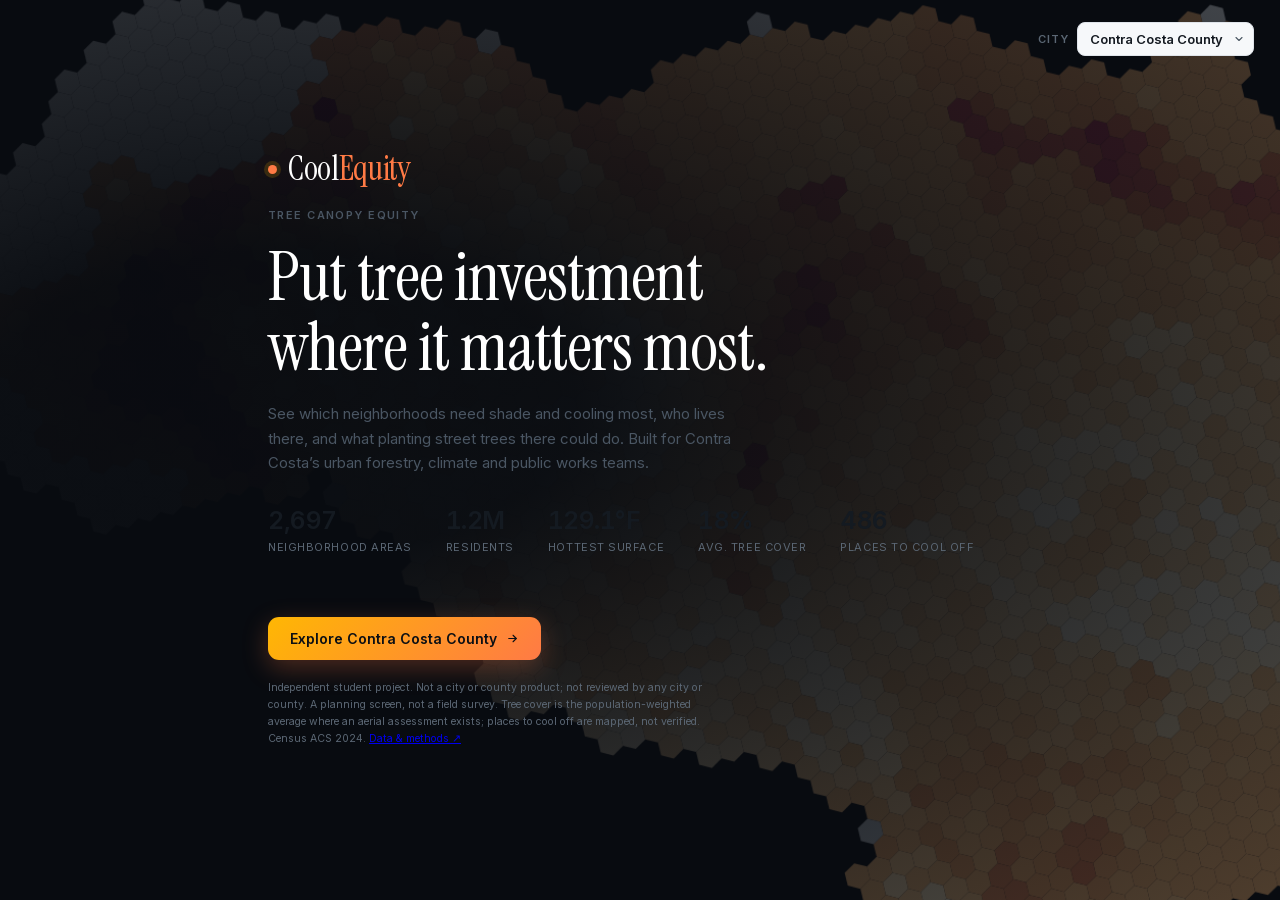
<file: contracosta/app/index.html>
<!DOCTYPE html>
<html lang="en">
<head>
<meta charset="utf-8"/>
<meta name="viewport" content="width=device-width, initial-scale=1"/>
<title>CoolEquity — Tree Canopy Equity Mapper</title>
<!-- MapLibre is vendored, not CDN'd. The whole risk register hangs on "the app is
     static and local"; a <script src=unpkg> makes that false — no venue Wi-Fi means
     no `maplibregl` at all, and the map never gets as far as the basemap fallback.
     v4.7.1, BSD-3, self-contained (its CSS inlines every icon as a data: URI). -->
<link href="vendor/maplibre-gl.css" rel="stylesheet"/>
<script src="vendor/maplibre-gl.js"></script>
<style>
  /* Typefaces are VENDORED, not linked from fonts.googleapis.com — same reason
     MapLibre is (fixed bug 11). A <link> to Google Fonts would put an off-host
     request back on the critical path and cost `?flat=1` its "zero external
     requests" property; on dead venue Wi-Fi you'd also eat a swap flash on
     every heading. Latin subsets only, 63 KB for both. Inter and Instrument
     Serif are both SIL Open Font License 1.1. */
  @font-face{font-family:Inter;src:url(vendor/inter-latin.woff2) format('woff2');
    font-weight:100 900;font-style:normal;font-display:swap}
  @font-face{font-family:"Instrument Serif";src:url(vendor/instrumentserif-latin.woff2) format('woff2');
    font-weight:400;font-style:normal;font-display:swap}
  :root{
    --bg:#0b0f14;--panel:#111720;--panel2:#0d1219;--edge:#1f2a36;--edge2:#2b3947;
    --txt:#eef3f8;--muted:#93a1b0;--muted2:#7a8893;   /* ≥4.5:1 on the panel for small text */
    --accent:#ff7a45;--accent2:#ffb703;--good:#39b98a;--blue:#4c9fce;
    --shadow:0 18px 50px rgba(0,0,0,.55);
    /* The map is light (CARTO positron) so that "deeper = worse" can read at all;
       see the RAMPS comment in the script. Chrome stays dark around it. */
    --map-bg:#eceff3;
    --sans:Inter,ui-sans-serif,-apple-system,BlinkMacSystemFont,"Segoe UI",Roboto,"Helvetica Neue",Arial,sans-serif;
    --display:"Instrument Serif",Georgia,"Times New Roman",serif;
    --mono:ui-monospace,SFMono-Regular,"SF Mono",Menlo,Consolas,monospace;
  }
  *{box-sizing:border-box}
  html,body{margin:0;height:100%;font-family:var(--sans);background:var(--bg);color:var(--txt);overflow:hidden;
    -webkit-font-smoothing:antialiased;-moz-osx-font-smoothing:grayscale;font-synthesis:none}
  /* Numbers are read comparatively all over this UI — rank vs rank, score vs
     score — so they get tabular figures globally rather than per-rule. */
  .num,.sc,.stat .v,.metric .top span:last-child,.badge,.tt-row span:last-child{font-variant-numeric:tabular-nums;font-feature-settings:"tnum" 1}
  svg.ico{width:13px;height:13px;flex:none;stroke:currentColor;fill:none;stroke-width:1.6;stroke-linecap:round;stroke-linejoin:round;opacity:.8}
  #app{display:grid;grid-template-columns:366px minmax(0,1fr);height:100vh;position:relative;overflow:hidden}
  #panel{background:linear-gradient(180deg,var(--panel),var(--panel2));border-right:1px solid var(--edge);display:flex;flex-direction:column;min-height:0}
  /* ------------------------------------------------------------ intro */
  /* `align-items:center` + `overflow:hidden` clips a too-tall card at BOTH ends,
     and the end that matters is the top — that is how the wordmark went missing
     on a 720px-tall window. `margin:auto` centres the card when there is room and
     lets it scroll from its own top when there is not, which no value of
     align-items will do. Keep it this way rather than trimming copy each time
     the card grows. */
  #intro{position:fixed;inset:0;z-index:50;background:#080b10;overflow-y:auto;overflow-x:hidden;
    display:flex;justify-content:center;padding:28px 0;
    transition:opacity .55s ease,transform .55s cubic-bezier(.4,0,.2,1)}
  #intro.gone{opacity:0;transform:scale(1.05);pointer-events:none}
  #intro-canvas{position:absolute;inset:0;width:100%;height:100%;opacity:.5;
    filter:blur(.4px);transform:scale(1.02)}
  .intro-scrim{position:absolute;inset:0;
    background:radial-gradient(115% 85% at 22% 45%,rgba(8,11,16,.97) 20%,rgba(8,11,16,.72) 52%,rgba(8,11,16,.35) 100%)}
  .intro-card{position:relative;width:min(760px,calc(100% - 64px));padding:0 8px;margin:auto 0}
  /* The product has to say its own name on the screen the judges see first. */
  .wordmark{display:flex;align-items:baseline;gap:11px;margin-bottom:22px}
  .wordmark .wm{font-family:var(--display);font-weight:400;font-size:34px;line-height:1;
    letter-spacing:-.01em;color:#fff}
  .wordmark .wm i{font-style:normal;color:var(--accent)}
  .wordmark .wdot{width:9px;height:9px;border-radius:50%;background:var(--accent);
    box-shadow:0 0 0 4px rgba(255,183,3,.16);align-self:center}
  .eyebrow{display:flex;align-items:center;gap:9px;font-size:11px;letter-spacing:.13em;
    text-transform:uppercase;color:var(--muted);font-weight:600;margin-bottom:20px}
  .intro-card h1{font-family:var(--display);font-weight:400;margin:0;
    font-size:clamp(38px,5.6vw,68px);line-height:1.03;letter-spacing:-.015em;color:#fff}
  .lede{max-width:52ch;margin:20px 0 0;color:var(--muted);font-size:15px;line-height:1.62}
  .istats{display:flex;flex-wrap:wrap;gap:34px;margin:30px 0 34px}
  .istats div b{display:block;font-size:25px;font-weight:600;letter-spacing:-.02em;
    font-variant-numeric:tabular-nums;color:var(--txt)}
  .istats div span{font-size:11px;color:var(--muted2);letter-spacing:.05em;text-transform:uppercase}
  .ilbl{font-size:10.5px;text-transform:uppercase;letter-spacing:.11em;color:var(--muted2);
    font-weight:600;margin:0 0 11px}
  /* Combobox: a text field you can type into, with a filtered list under it.
     Not a <select>, because the list has to carry a build-state badge per row. */
  .picker{position:relative;max-width:460px}
  .cinput{display:flex;align-items:center;gap:10px;background:#0e141c;
    border:1px solid var(--edge);border-radius:11px;padding:0 13px;transition:.16s}
  .cinput:focus-within{border-color:var(--accent);background:#12161d}
  .cinput svg{width:15px;height:15px;stroke:var(--muted2);fill:none;stroke-width:2;flex:none}
  .cinput input{flex:1;background:none;border:0;outline:none;font:inherit;font-size:13.5px;
    color:var(--txt);padding:12px 0}
  .cinput input::placeholder{color:var(--muted2)}
  .cinput .cchev{width:13px;height:13px;stroke:var(--muted2);transition:transform .18s}
  .picker.open .cinput .cchev{transform:rotate(180deg)}
  .cities{position:absolute;top:calc(100% + 6px);left:0;right:0;z-index:5;max-height:264px;
    overflow-y:auto;background:#0c1219;border:1px solid var(--edge);border-radius:11px;
    padding:5px;box-shadow:0 18px 44px rgba(0,0,0,.6);display:none}
  .picker.open .cities{display:block}
  .city{display:flex;align-items:center;gap:9px;width:100%;background:none;border:0;
    color:var(--muted);border-radius:8px;padding:9px 11px;font:inherit;font-size:12.5px;
    cursor:pointer;text-align:left;transition:.12s}
  .city .cnm{flex:1;min-width:0;overflow:hidden;text-overflow:ellipsis;white-space:nowrap}
  .city .cco{font-size:10.5px;color:var(--muted2);flex:none}
  .city:hover,.city.cur{background:#151d27;color:var(--txt)}
  .city.on{background:#1a1310;color:var(--txt);box-shadow:inset 0 0 0 1px var(--accent)}
  .city .cs{font-size:9px;letter-spacing:.05em;text-transform:uppercase;font-weight:700;
    padding:2px 6px;border-radius:20px;background:#12261e;color:#4fd1a0;flex:none}
  .city .cs.soon{background:#1a1f27;color:var(--muted2)}
  .cnone{padding:11px 12px;font-size:11.5px;color:var(--muted2);line-height:1.5}
  .cityinfo{margin-top:13px;font-size:11.5px;line-height:1.6;color:var(--muted);
    background:#0c1219;border:1px solid var(--edge);border-radius:10px;padding:12px 14px;max-width:60ch}
  .cityinfo code{font-family:var(--mono);font-size:10.5px;color:var(--accent2);
    background:#141c26;padding:1px 5px;border-radius:4px}
  .cta{margin-top:28px;display:inline-flex;align-items:center;gap:9px;font:inherit;font-size:14px;
    font-weight:600;color:#0b0f14;background:linear-gradient(135deg,#ffb703,#ff7a45);
    border:0;border-radius:11px;padding:13px 22px;cursor:pointer;
    box-shadow:0 8px 26px rgba(255,122,69,.28);transition:transform .16s,box-shadow .16s}
  .cta:hover{transform:translateY(-1px);box-shadow:0 12px 32px rgba(255,122,69,.36)}
  .cta .ico{opacity:1;stroke-width:2}
  .fine{margin:20px 0 0;font-size:10.5px;color:var(--muted2);line-height:1.6;max-width:62ch}
  @media (prefers-reduced-motion:reduce){#intro{transition:opacity .01s}#intro.gone{transform:none}}
  /* Short-window ladder. The card is ~910px tall at its most generous, so on a
     720–860px laptop it would scroll; these tighten it to fit before the scroll
     is ever needed. Each step gives up the least important thing left, and the
     wordmark is never one of them. */
  @media (max-height:860px){
    .intro-card h1{font-size:clamp(34px,4.6vw,52px)}
    .wordmark{margin-bottom:16px}.eyebrow{margin-bottom:14px}
    .lede{margin-top:15px;font-size:14px}
    .istats{gap:26px;margin:20px 0 22px}.istats div b{font-size:21px}
    .fine{margin-top:14px}
  }
  @media (max-height:740px){
    .intro-card h1{font-size:clamp(30px,4vw,42px)}
    .istats{gap:22px;margin:16px 0 18px}
    .fine{display:none}
  }
  @media (max-height:640px){.lede{display:none}}
  .brand{padding:16px 20px 14px;border-bottom:1px solid var(--edge)}
  .brand h1{margin:0;font-family:var(--display);font-weight:400;font-size:26px;letter-spacing:-.01em;line-height:1;display:flex;align-items:baseline;gap:9px}
  .dot{width:9px;height:9px;border-radius:50%;background:linear-gradient(135deg,var(--accent),var(--accent2));box-shadow:0 0 14px rgba(255,122,69,.75);align-self:center}
  .brand p{margin:8px 0 0;color:var(--muted);font-size:11.5px;line-height:1.5;letter-spacing:.005em}
  /* Wrap so the units control drops to its own line rather than being clipped by
     the fixed-width panel: title + home + All cities never quite leave room for
     °C·km / °F·mi at 366px, and the °F·mi button was getting cut off. */
  .brandtop{display:flex;align-items:center;flex-wrap:wrap;gap:10px;row-gap:9px}
  .brandtop #units{margin-left:auto}
  .home{margin-left:auto;display:flex;align-items:center;justify-content:center;width:28px;height:26px;
    background:#0c1219;border:1px solid var(--edge);border-radius:8px;color:var(--muted2);
    cursor:pointer;padding:0;transition:.14s;flex:none}
  .home:hover{color:var(--txt);border-color:var(--accent)}
  .home svg{width:14px;height:14px}
  .seg{display:flex;gap:2px;padding:2px;background:#0c1219;border:1px solid var(--edge);border-radius:8px}
  .seg button{font:inherit;font-size:10.5px;font-weight:600;letter-spacing:.01em;color:var(--muted2);
    background:none;border:0;padding:4px 8px;border-radius:6px;cursor:pointer;transition:.14s;white-space:nowrap}
  .modeseg button{font-size:12.5px;padding:7px 16px;font-weight:700}
  .seg button:hover{color:var(--txt)}
  .seg button.on{background:#1d2732;color:var(--txt)}
  .scroll{overflow-y:auto;min-height:0}
  .section{padding:15px 20px;border-bottom:1px solid var(--edge)}
  /* Section titles are the wayfinding: big enough to scan, numbered in Explore. */
  .lbl{font-size:13.5px;letter-spacing:-.005em;color:var(--txt);margin:0 0 10px;font-weight:700;display:flex;justify-content:space-between;align-items:center;gap:8px}
  .lbl .ltxt{display:flex;align-items:center;gap:7px;flex:1;min-width:0}
  .lbl .step{display:inline-flex;align-items:center;justify-content:center;width:21px;height:21px;border-radius:7px;background:#1d2732;color:var(--accent2);font-size:11.5px;font-weight:700;flex:none}
  .lbl.sub{font-size:12.5px;color:var(--muted);font-weight:650}
  .section>.hint.lead{margin:-4px 0 10px}
  /* City switcher: one city at a time, in the corner. */
  .cityselect{appearance:none;-webkit-appearance:none;background:#0c1219 url("data:image/svg+xml,%3Csvg xmlns='http://www.w3.org/2000/svg' viewBox='0 0 24 24' fill='none' stroke='%2393a1b0' stroke-width='2.2' stroke-linecap='round' stroke-linejoin='round'%3E%3Cpath d='m6 9 6 6 6-6'/%3E%3C/svg%3E") no-repeat right 8px center/12px;
    border:1px solid var(--edge);color:var(--txt);border-radius:8px;padding:6px 26px 6px 10px;font:600 11.5px var(--sans);cursor:pointer;max-width:190px;white-space:nowrap;overflow:hidden;text-overflow:ellipsis;transition:.14s}
  .cityselect:hover,.cityselect:focus-visible{border-color:var(--accent);outline:none}
  #intro-city{position:absolute;top:22px;right:26px;z-index:3;display:flex;align-items:center;gap:8px;font-size:11px;letter-spacing:.08em;text-transform:uppercase;color:var(--muted2);font-weight:600}
  #intro-city .cityselect{font-size:13px;padding:8px 30px 8px 12px;max-width:240px}
  /* Info popover: what it is and how to use it, with a link to the full guide. */
  .tip{position:fixed;z-index:80;width:min(300px,calc(100vw - 24px));background:#0d1219;border:1px solid var(--edge2);border-radius:11px;padding:12px 14px 11px;box-shadow:var(--shadow);font-size:12px;line-height:1.55;color:var(--muted)}
  .tip b{display:block;color:var(--txt);font-size:12.5px;margin-bottom:4px}
  .tip a{display:inline-block;margin-top:8px;color:#ffd28c;font-weight:600;text-decoration:none;font-size:11.5px}
  .tip a:hover{text-decoration:underline;text-underline-offset:3px}
  .tip[hidden]{display:none}
  /* Low-signal note: the mix rests on an input that barely varies here. */
  .signal{font-size:11px;line-height:1.5;margin:0 0 10px;padding:8px 10px;border-radius:8px;background:#221609;border:1px solid #4a3520;color:#ffd28c}
  .signal[hidden]{display:none}
  #legend .lrel{font-size:10px;color:var(--muted);margin-top:5px}
  #legend .lrel[hidden]{display:none}
  /* Ranked list: how far each area moved against the recommended mix. */
  .row .mv{display:inline-block;font-size:9.5px;font-weight:700;padding:1px 6px;border-radius:10px;margin-left:6px;vertical-align:1px;font-variant-numeric:tabular-nums}
  .mv.up{color:#6ee7a8;background:#0f2019}.mv.dn{color:#ffb4a2;background:#2a1410}.mv.eq{color:var(--muted2);background:#151c25}
  #rank-change{font-size:11px;color:var(--muted);line-height:1.5;margin:8px 0 0;padding:8px 10px;border-radius:8px;background:#141a12;border:1px solid #2a4a3d}
  #rank-change b{color:#6ee7a8}
  #rank-change[hidden]{display:none}
  @keyframes rankflash{from{background:#1c2a24}to{background:transparent}}
  #rank.flash{animation:rankflash .9s ease-out}
  /* Priority areas can be folded away. */
  /* Every sidebar section folds the same way: one header row (chevron + step +
     title + info + status), one body. Open/closed is remembered per browser. */
  .fold{padding:0}
  .fhead{display:flex;align-items:center;gap:6px;padding:13px 20px 13px 14px}
  .fbtn{flex:1;min-width:0;display:flex;align-items:center;gap:8px;background:none;border:0;padding:0;color:var(--txt);font:700 13.5px var(--sans);cursor:pointer;text-align:left;letter-spacing:-.005em}
  .fbtn .dchev{width:13px;height:13px;flex:none;stroke:currentColor;fill:none;stroke-width:2.4;transition:transform .18s;transform:rotate(90deg)}
  .fold.closed .fbtn .dchev{transform:none}
  .fbtn .step{display:inline-flex;align-items:center;justify-content:center;width:21px;height:21px;border-radius:7px;background:#1d2732;color:var(--accent2);font-size:11.5px;font-weight:700;flex:none}
  .fhead .cnt,.fhead .wstate{flex:none}
  .fbody{padding:0 20px 15px}
  .fold.closed .fbody{display:none}
  .fold.closed .fhead{padding-bottom:13px}
  #rank{padding:4px 12px 10px}
  .rank-pages{padding:8px 20px 14px}
  /* Map reset sits with the basemap switch. */
  .mapctl{display:flex;gap:6px;align-items:center}
  .mapbtn{font:600 10.5px var(--sans);color:var(--txt);background:var(--panel);border:1px solid var(--edge2);border-radius:8px;padding:6px 10px;cursor:pointer;box-shadow:0 2px 10px rgba(0,0,0,.35);white-space:nowrap}
  .mapbtn:hover{border-color:var(--accent)}
  .seg[hidden]{display:none}
  .layers{display:grid;grid-template-columns:1fr 1fr;gap:7px}
  .layer{border:1px solid var(--edge);background:#0c1219;color:var(--muted);padding:9px 10px;border-radius:9px;font-size:12px;cursor:pointer;text-align:left;transition:.15s;display:flex;flex-direction:column;gap:1px}
  .layer:hover{border-color:#2c3a49;color:var(--txt)}
  .layer.active{border-color:var(--accent);background:#1a1410;color:var(--txt);box-shadow:inset 0 0 0 1px rgba(255,122,69,.35)}
  .layer b{font-size:12.5px;font-weight:600}
  .layer span{font-size:10.5px;color:var(--muted2)}
  .tag{font-size:9px;letter-spacing:.04em;background:#2a2030;color:#d3a4e0;border:1px solid #47324f;padding:1px 5px;border-radius:20px;font-weight:600}
  .tag.us{background:#221c2e;color:#c7a3e6;border-color:#402f57}
  /* toggles */
  .toggle{display:flex;align-items:center;gap:10px;padding:8px 0;cursor:pointer}
  /* `hidden` loses to any class rule that sets display, so the attribute
     alone does nothing here — the HOLC toggle stayed on screen in San
     Ramon despite being marked hidden. Restate it at class specificity. */
  .toggle[hidden],.hint[hidden]{display:none}
  .toggle .sw{width:34px;height:19px;border-radius:20px;background:#25303c;position:relative;flex:none;transition:.2s}
  .toggle .sw::after{content:"";position:absolute;top:2px;left:2px;width:15px;height:15px;border-radius:50%;background:#6b7885;transition:.2s}
  .toggle.on .sw{background:rgba(255,122,69,.35)}
  .toggle.on .sw::after{transform:translateX(15px);background:var(--accent)}
  .toggle .tt{font-size:12.5px}
  .toggle .ts{font-size:11px;color:var(--muted2)}
  /* ---- cooling relief sites ---- */
  .cnt{font-size:10.5px;color:var(--muted2);font-weight:500;letter-spacing:0;text-transform:none;font-variant-numeric:tabular-nums;white-space:nowrap}
  .kind{display:flex;align-items:flex-start;gap:9px;padding:7px 9px;margin:0 -9px;border-radius:9px;
    cursor:pointer;transition:background .14s,opacity .14s;user-select:none}
  .kind:hover{background:#0e1620}
  .kind.off{opacity:.38}
  .kind .kdot{width:9px;height:9px;border-radius:50%;margin-top:4px;flex:none;transition:background .14s}
  .kind.off .kdot{background:#46535f!important}
  .kind .kb{flex:1;min-width:0}
  .kind .khd{display:flex;align-items:baseline;gap:8px}
  .kind .kn{font-size:12.5px;color:var(--txt)}
  .kind .kc{margin-left:auto;font-size:11px;color:var(--muted2);font-variant-numeric:tabular-nums}
  .kind .kw{font-size:10.5px;color:var(--muted2);line-height:1.45;margin-top:2px}
  .tt-kind{display:flex;align-items:center;gap:6px;margin-top:5px;font-size:11.5px;color:var(--txt)}
  .tt-kind i{width:8px;height:8px;border-radius:50%;flex:none}
  .tt-what{font-size:10.5px;color:var(--muted);line-height:1.45;margin-top:4px}
  /* ---- model weights ---- */
  .hint{font-size:11px;color:var(--muted);line-height:1.5;margin:-4px 0 12px}
  /* Presets are the front door; the four sliders live behind a disclosure so the
     panel reads as a choice, not a control surface. */
  .presets{display:flex;flex-wrap:wrap;gap:6px;margin-bottom:9px}
  .pst{background:#0e141c;border:1px solid var(--edge);color:var(--muted);border-radius:8px;
    padding:6px 10px;font:inherit;font-size:11.5px;cursor:pointer;transition:.14s}
  .pst:hover{border-color:#3a4a5c;color:var(--txt)}
  .pst.on{border-color:var(--accent);background:#1a1310;color:var(--txt);font-weight:600}
  .pwhy{font-size:11px;color:var(--muted);line-height:1.5;background:#0c1219;
    border:1px solid var(--edge);border-radius:9px;padding:9px 11px;margin-bottom:10px}
  .pwhy b{color:var(--txt);font-weight:600}
  .disc{display:flex;align-items:center;gap:7px;width:100%;background:none;border:0;
    color:var(--muted);font:inherit;font-size:11.5px;cursor:pointer;padding:3px 0;transition:.14s}
  .disc:hover{color:var(--txt)}
  .disc .dchev{width:12px;height:12px;stroke:currentColor;fill:none;stroke-width:2.2;
    transition:transform .18s}
  .disc[aria-expanded=true] .dchev{transform:rotate(90deg)}
  .disc .dnote{margin-left:auto;font-size:10px;color:var(--muted2)}
  #wadv[hidden],#kadv[hidden]{display:none}
  #wadv,#kadv{padding-top:11px}
  .wexp{font-size:10.5px;color:var(--muted2);line-height:1.55;margin:0 0 11px}
  .wexp code{font-family:var(--mono);font-size:10px;color:var(--accent2)}
  .wrow{margin-bottom:11px}
  .wrow .wtop{display:flex;align-items:baseline;gap:7px;font-size:12px;margin-bottom:5px}
  .wrow .wsw{width:8px;height:8px;border-radius:2px;flex:none;align-self:center}
  .wrow .wnm{color:var(--txt)}
  .wrow .wval{margin-left:auto;font-variant-numeric:tabular-nums;font-weight:650;font-size:12.5px}
  .wrow input[type=range]{margin:0}
  .wfoot{display:flex;align-items:center;gap:8px;margin-top:2px;font-size:10.5px;color:var(--muted2);line-height:1.4}
  #w-reset{margin-left:auto;flex:none;background:#161f2a;border:1px solid var(--edge2);color:var(--muted);
    font:inherit;font-size:10.5px;padding:4px 9px;border-radius:7px;cursor:pointer;transition:.15s}
  #w-reset:hover{color:var(--txt);border-color:#3a4a5c}
  #w-reset[disabled]{opacity:.4;cursor:default}
  .wstate{font-size:9px;letter-spacing:.06em;font-weight:600;padding:2px 7px;border-radius:20px;
    text-transform:none;border:1px solid #2a4a3d;background:#0f2019;color:#4fd1a0}
  .wstate.custom{border-color:#4a3520;background:#211609;color:var(--accent2)}
  /* ---- score breakdown ---- */
  .bd{margin:2px 0 14px}
  .bd .stack{display:flex;height:9px;border-radius:3px;overflow:hidden;background:#0a0e13;margin-bottom:9px}
  .bd .stack i{display:block;transition:width .25s cubic-bezier(.2,.8,.2,1)}
  .bd table{width:100%;border-collapse:collapse;font-size:11px}
  .bd td{padding:3.5px 0;color:var(--muted);vertical-align:middle}
  .bd td.k{color:var(--txt);white-space:nowrap;font-size:11.5px}
  .bd td.k i{display:inline-block;width:7px;height:7px;border-radius:2px;margin-right:6px}
  .bd td.n{text-align:right;font-variant-numeric:tabular-nums;white-space:nowrap;padding-left:10px;font-size:10.5px}
  .bd td.p{text-align:right;font-variant-numeric:tabular-nums;color:var(--txt);font-weight:650;padding-left:10px;width:44px}
  .bd tr.sum td{border-top:1px solid var(--edge);padding-top:6px;color:var(--txt)}
  .bd .eq{font-size:10px;color:var(--muted2);margin-top:8px;line-height:1.5;font-family:var(--mono)}
  /* The colour scale sits on the map it describes, bottom-left, always visible. */
  #legend{position:absolute;left:14px;bottom:26px;z-index:5;width:232px;background:rgba(12,17,23,.88);backdrop-filter:blur(8px);border:1px solid var(--edge);border-radius:11px;padding:10px 12px 9px}
  #legend .lbl{font-size:12px;margin:0;flex:1}
  #legend .lhead{display:flex;align-items:center;gap:4px;margin-bottom:6px}
  #legend .lmin{background:none;border:0;color:var(--muted);font:700 15px/1 var(--sans);cursor:pointer;padding:0 4px;border-radius:5px}
  #legend .lmin:hover{color:var(--txt);background:#1d2732}
  #legend[hidden]{display:none}
  .lshow{left:14px;bottom:26px;background:rgba(12,17,23,.88);backdrop-filter:blur(8px);border:1px solid var(--edge);border-radius:9px;color:var(--txt);font:600 11px var(--sans);padding:7px 10px;cursor:pointer}
  .lshow[hidden]{display:none}
  .legend .bar{height:12px;border-radius:3px;margin:2px 0 6px;box-shadow:inset 0 0 0 1px rgba(255,255,255,.08)}
  .legend .ends{display:flex;justify-content:space-between;font-size:11px;color:var(--muted);font-variant-numeric:tabular-nums}
  .legend .cap{font-size:10.5px;color:var(--muted);margin-top:7px;line-height:1.45;display:-webkit-box;-webkit-line-clamp:3;-webkit-box-orient:vertical;overflow:hidden}
  #legend .method-link{font-size:11px;margin-top:6px}
  /* The direction of the ramp is the single thing a reader gets wrong on a
     choropleth, so it is stated in words under the bar, on the correct side. */
  .legend .dir{display:flex;font-size:9.5px;letter-spacing:.07em;text-transform:uppercase;
    color:var(--accent2);font-weight:600;margin-top:5px}
  .legend .dir.hi{justify-content:flex-end}
  .holc-key{display:flex;gap:6px;margin-top:4px}
  .holc-key div{flex:1;text-align:center;font-size:10px;color:#0b0f14;font-weight:700;border-radius:5px;padding:3px 0}
  #rankwrap{display:flex;flex-direction:column}
  #rank{padding:4px 12px 10px}
  .row{display:flex;align-items:center;gap:11px;padding:8px 10px;border-radius:9px;cursor:pointer;transition:.12s}
  .row:hover{background:#0e1620}
  .row.sel{background:#161d27;box-shadow:inset 0 0 0 1px var(--edge)}
  .badge{width:25px;height:25px;flex:none;border-radius:7px;display:flex;align-items:center;justify-content:center;font-size:11.5px;font-weight:700;color:#0b0f14}
  .row .nm{font-size:12.5px;font-weight:550}
  .row .sub{font-size:10.5px;color:var(--muted2);margin-top:1px}
  .row .sc{margin-left:auto;font-variant-numeric:tabular-nums;font-size:12.5px;font-weight:600}
  #mapwrap{position:relative}
  #map{position:absolute;inset:0}
  .float{position:absolute;z-index:5}
  #chip{top:14px;left:14px;background:rgba(12,17,23,.82);backdrop-filter:blur(8px);border:1px solid var(--edge);border-radius:10px;padding:7px 12px;font-size:12px;color:var(--muted)}
  #chip b{color:var(--txt)}
  /* detail panel (right dock) */
  #detail{position:absolute;top:0;right:0;height:100%;width:340px;background:linear-gradient(180deg,#111721,#0d121a);border-left:1px solid var(--edge);box-shadow:var(--shadow);transform:translateX(100%);transition:transform .32s cubic-bezier(.2,.8,.2,1);display:flex;flex-direction:column;z-index:6}
  #detail.show{transform:translateX(0)}
  .dhead{padding:15px 16px;border-bottom:1px solid var(--edge);display:flex;align-items:center;gap:11px}
  .dhead .badge{width:32px;height:32px;border-radius:8px;font-size:13px}
  .dhead .nm{font-size:15px;font-weight:650}
  .dhead .rk{font-size:11px;color:var(--muted);margin-top:1px}
  .dhead .x{margin-left:auto;color:var(--muted2);cursor:pointer;font-size:20px;line-height:1;padding:2px 5px}
  .dhead .x:hover{color:var(--txt)}
  .dbody{overflow-y:auto;padding:14px 16px 22px}
  .metric{margin-bottom:11px}
  .metric .top{display:flex;justify-content:space-between;font-size:12px;margin-bottom:5px}
  .metric .top span:first-child{color:var(--muted)}
  .metric .top span:last-child{font-weight:650;font-variant-numeric:tabular-nums}
  .track{height:6px;background:#0a0e13;border-radius:4px;overflow:hidden}
  .fill{height:100%;border-radius:4px}
  .est{font-size:9px;color:#c7a3e6;border:1px solid #402f57;border-radius:10px;padding:0 5px;margin-left:6px;vertical-align:middle}
  /* ROI */
  .roi{margin-top:8px;background:#0c141d;border:1px solid var(--edge);border-radius:12px;padding:14px 14px 16px}
  .roi h3{margin:0 0 3px;font-size:13px;display:flex;align-items:center;gap:7px}
  .roi .sub{font-size:11px;color:var(--muted);margin:0 0 12px;line-height:1.4}
  .slider-row{display:flex;justify-content:space-between;font-size:11.5px;color:var(--muted);margin-bottom:6px}
  .slider-row b{color:var(--good);font-variant-numeric:tabular-nums;font-size:13px}
  input[type=range]{width:100%;-webkit-appearance:none;appearance:none;height:5px;border-radius:4px;
    background:#1a2632;outline:none;margin:2px 0 14px;--sl:var(--good)}
  input[type=range]::-webkit-slider-thumb{-webkit-appearance:none;width:15px;height:15px;border-radius:50%;
    background:var(--sl);cursor:pointer;border:2px solid #0d1219;box-shadow:0 0 0 3px color-mix(in srgb,var(--sl) 22%,transparent);transition:box-shadow .15s}
  input[type=range]:hover::-webkit-slider-thumb,input[type=range]:focus-visible::-webkit-slider-thumb{
    box-shadow:0 0 0 6px color-mix(in srgb,var(--sl) 26%,transparent)}
  input[type=range]::-moz-range-thumb{width:15px;height:15px;border-radius:50%;background:var(--sl);
    cursor:pointer;border:2px solid #0d1219}
  .roi-out{display:grid;grid-template-columns:1fr 1fr;gap:9px}
  .stat{background:#0a1017;border:1px solid var(--edge);border-radius:9px;padding:9px 11px}
  .stat .v{font-size:17px;font-weight:700;font-variant-numeric:tabular-nums;line-height:1.1}
  .stat .k{font-size:10px;color:var(--muted2);margin-top:3px;line-height:1.25}
  .roi-out .stat.hero{grid-column:1/-1}
  .stat.hero .v{color:var(--good)}
  .roi-note{font-size:9.5px;color:var(--muted2);margin-top:11px;line-height:1.4}
  .roi-feas{font-size:10.5px;line-height:1.55;margin-top:11px;padding:9px 11px;
    border-radius:9px;background:#0c1219;border:1px solid var(--edge);color:var(--muted)}
  .roi-feas b{color:var(--txt)}
  .roi-feas .ok{color:#6ee7a8}.roi-feas .gap{color:var(--accent)}
  .roi-src{font-size:9.5px;color:var(--muted2);margin-top:9px;line-height:1.5;
    border-top:1px solid var(--edge);padding-top:9px}
  .roi-src b{color:var(--muted);font-weight:600}
  .roi-src div{margin-top:3px}
  .maplibregl-popup{max-width:230px!important}
  .maplibregl-popup-content{background:#0d1219;color:var(--txt);border:1px solid var(--edge);border-radius:10px;padding:9px 12px;font-size:12px;box-shadow:var(--shadow)}
  .maplibregl-popup-content .tt-row{display:flex;justify-content:space-between;gap:16px;color:var(--muted);margin-top:4px}
  .maplibregl-popup-content .tt-row span:last-child{color:var(--txt);font-variant-numeric:tabular-nums}
  .maplibregl-popup-tip{border-top-color:var(--edge)!important}
  .maplibregl-ctrl-group{background:#0d1219!important;border:1px solid var(--edge)!important}
  .maplibregl-ctrl button .maplibregl-ctrl-icon{filter:invert(.9)}
  .scroll::-webkit-scrollbar,.dbody::-webkit-scrollbar{width:9px}
  .scroll::-webkit-scrollbar-thumb,.dbody::-webkit-scrollbar-thumb{background:#1c2530;border-radius:6px;border:2px solid transparent;background-clip:content-box}
  .foot{padding:11px 20px;font-size:10px;color:var(--muted2);line-height:1.4}
  .disclaim{margin-top:8px;padding-top:8px;border-top:1px solid var(--edge);font-size:9.5px;color:var(--muted2);line-height:1.45}
  /* ---- two-speed panel (Simple / Explore) ---- */
  .modehead{position:sticky;top:0;z-index:6;display:flex;align-items:center;gap:10px;
    padding:11px 20px;background:var(--panel);border-bottom:1px solid var(--edge)}
  .modehint{font-size:11.5px;color:var(--muted);letter-spacing:.01em}
  #app.simple .adv-only{display:none}
  #app.explore .simple-only{display:none}
  .takeaway{font-size:13px;line-height:1.6;color:var(--muted)}
  .takeaway b{color:var(--txt);font-weight:650}
  .takeaway .tk-now{margin-top:11px;padding-top:11px;border-top:1px solid var(--edge);font-size:12px;color:var(--muted2)}
  .takeaway .tk-now b{color:var(--txt)}
  /* ---- explain this block ---- */
  .explain{font-size:12.5px;line-height:1.6;color:var(--muted);background:#0c1219;
    border:1px solid var(--edge);border-radius:10px;padding:11px 12px;margin:0 0 14px}
  .explain b{color:var(--txt);font-weight:650}
  .explain .why{color:var(--accent2);font-weight:600}
  /* ---- first-run coach card ---- */
  #coach{position:absolute;left:50%;top:16px;transform:translateX(-50%);z-index:40;
    max-width:430px;width:calc(100% - 36px);background:var(--panel);border:1px solid var(--edge2);
    border-radius:12px;padding:15px 17px 16px;box-shadow:0 10px 34px rgba(0,0,0,.5)}
  #coach[hidden]{display:none}
  #coach h4{margin:0 0 9px;font-size:14px;color:var(--txt);font-weight:650}
  #coach ol{margin:0;padding-left:19px;font-size:12.5px;color:var(--muted);line-height:1.65}
  #coach ol b{color:var(--txt)}
  #coach .cbtn{margin-top:13px;background:var(--accent);color:#180d06;border:0;border-radius:8px;
    padding:8px 15px;font:inherit;font-weight:650;font-size:12.5px;cursor:pointer}
  #coach .cbtn:hover{filter:brightness(1.06)}
  #coach .cx{position:absolute;top:9px;right:12px;cursor:pointer;color:var(--muted2);font-size:18px;line-height:1}
  #coach .cx:hover{color:var(--txt)}
  /* ---- basemap toggle (map/satellite) ---- */
  .mapctl{position:absolute;right:10px;top:10px;z-index:5}
  .mapctl[hidden]{display:none}
  .mapctl .seg{background:var(--panel);border-color:var(--edge2);box-shadow:0 2px 10px rgba(0,0,0,.35)}
  /* ---- collapsible sources footer ---- */
  .srcs summary{cursor:pointer;color:var(--muted);font-weight:600;list-style:none;padding:2px 0}
  .srcs summary::-webkit-details-marker{display:none}
  .srcs summary::before{content:"▸ ";color:var(--muted2)}
  .srcs[open] summary::before{content:"▾ "}
  .srcs>div{margin-top:6px}

  :root{--muted2:#9aa5b5}
  button.kind{width:100%;font:inherit;color:inherit;text-align:left;background:transparent;cursor:pointer}
  .rank-label{display:block;font-size:12px;margin-top:12px;color:var(--muted)}
  #rank-search{width:100%;padding:9px 10px;margin-top:6px;border:1px solid #566579;border-radius:7px;background:#101923;color:var(--txt);font:12px var(--sans)}
  #rank-count{font-size:11px;color:var(--muted);margin:9px 0 2px;line-height:1.5}
  .rank-pages{display:flex;justify-content:space-between;padding:12px 20px}
  .rank-pages button{background:#1b2733;color:var(--txt);border:1px solid #566579;border-radius:6px;padding:8px 12px;cursor:pointer;font:12px var(--sans)}
  .rank-pages button:disabled{opacity:.45;cursor:default}
  .load-error{padding:28px;background:#111b27;color:#edf1f5;max-width:520px;font:15px/1.6 var(--sans)}
  .load-error a{color:#ffcc86}

  :focus-visible{outline:3px solid #ffb703;outline-offset:3px}
  .helpnav{display:flex;gap:8px;margin-top:12px;flex-wrap:wrap}
  .helpnav a,.helpnav button{font:600 12px var(--sans);color:var(--txt);background:#1b2733;border:1px solid #3e4d5e;border-radius:7px;padding:9px 10px;text-decoration:none;cursor:pointer}
  .method-link{display:inline-block;color:#ffd28c;font-size:12px;line-height:1.5;margin-top:9px;text-underline-offset:3px}
  .info-link{position:relative;display:inline-flex;align-items:center;justify-content:center;width:24px;height:24px;flex:none;font:600 10px var(--sans);color:#c5ceda;text-decoration:none;vertical-align:middle;text-transform:none}
  .info-link::before{content:"";position:absolute;inset:4px;border:1px solid #718298;border-radius:50%;pointer-events:none}
  .info-link:hover{color:#ffcc86}
  .info-link:hover::before{border-color:#ffcc86}
  .row{width:100%;border:0;border-bottom:1px solid var(--edge);background:transparent;color:var(--txt);font:inherit;text-align:left}
  button.toggle{width:100%;background:transparent;color:inherit;font:inherit;text-align:left;border:0;cursor:pointer}
  button.toggle[hidden],[hidden]{display:none!important}
  .score-details{margin:16px 0;border-block:1px solid var(--edge);padding:12px 0}
  .score-details summary{cursor:pointer;font-size:13px;font-weight:600}
  #detail:not(.show){visibility:hidden}
  #detail .x,#coach .cx{background:none;border:0;color:var(--txt);min-width:32px;min-height:32px;font-size:22px;cursor:pointer}
  .roi-note,.roi-feas,.cap{font-size:12px;line-height:1.6}
  .export{display:flex;flex-wrap:wrap;gap:6px;align-items:center;margin:0}
  .roi .export{margin:14px 0 0;padding-top:12px;border-top:1px solid var(--edge)}
  .export .lbl{flex-basis:100%;margin:0 0 6px;font-size:12.5px}
  .export .hint.flash{animation:rankflash 1.2s ease-out}
  /* Save-before-leaving prompt */
  #leave{position:fixed;inset:0;z-index:90;display:flex;align-items:center;justify-content:center;background:rgba(5,8,12,.62);backdrop-filter:blur(3px)}
  #leave[hidden]{display:none}
  .leave-card{width:min(420px,calc(100% - 32px));background:#0d1219;border:1px solid var(--edge2);border-radius:14px;padding:20px 22px;box-shadow:var(--shadow)}
  .leave-card h3{margin:0 0 6px;font-size:16px}
  .leave-card p{margin:0 0 16px;font-size:12.5px;color:var(--muted);line-height:1.55}
  .leave-card .acts{display:flex;flex-wrap:wrap;gap:8px;justify-content:flex-end}
  .leave-card button{font:600 12px var(--sans);border-radius:8px;padding:9px 13px;cursor:pointer;border:1px solid #3e4d5e;background:#1b2733;color:var(--txt)}
  .leave-card button.primary{background:linear-gradient(135deg,#ffb703,#ff7a45);color:#0b0f14;border:0}
  .leave-card button.quiet{background:none;border-color:transparent;color:var(--muted)}
  .export .lbl{flex-basis:100%;margin:0 0 6px;font-size:12.5px}
  #coach h4{cursor:move;user-select:none;-webkit-user-select:none;touch-action:none;padding-right:28px;border-radius:6px}
  #coach h4:focus-visible{outline:2px solid var(--accent);outline-offset:2px}
  #coach.dragging{opacity:.94}
  .export button{font:600 12px var(--sans);color:var(--txt);background:#1b2733;border:1px solid #3e4d5e;border-radius:7px;padding:8px 10px;cursor:pointer}
  .export button:hover{border-color:#66768a}
  .export button:disabled{opacity:.45;cursor:default}
  .export .hint{flex-basis:100%;margin:2px 0 0}
  .export .hint.warn{color:#ffd28c}
  .roi .sub{font-size:12px}
  .cooling-secondary{font-size:12px;color:var(--muted);margin:12px 0}.cooling-secondary b{color:var(--text);margin-left:6px}
  #roi-slider{width:100%;min-height:32px}
  .brand p{font-size:12px}
  #detail{width:370px}
  @media(max-width:760px){
    #app{display:flex;flex-direction:column;height:100dvh}
    #panel{width:100%;height:48%;flex:none}
    #panel .brand{padding:10px 14px}
    #panel .brand p,#takeaway-sec{display:none}
    #legend{width:190px;left:8px;bottom:24px;padding:8px 10px}
    .brandtop #units{margin-left:auto}.helpnav{margin-top:8px}
    #intro-city{position:static;margin:14px 24px 0}
    #mapwrap{flex:1;min-height:0;width:100%}
    #detail{width:100%;height:100dvh;z-index:45}
    #chip{max-width:calc(100% - 28px);font-size:10px;white-space:normal}
    .mapctl{top:58px}
    .fhead{padding:10px 14px 10px 10px}.fbody{padding:0 14px 12px}
    .intro-card{padding:24px;width:100%;max-height:100dvh;overflow:auto}
    .intro-card h1{font-size:34px}.istats{flex-wrap:wrap}
    #coach{top:8px;max-height:calc(100% - 16px);overflow:auto}
  }
  @media(prefers-reduced-motion:reduce){*{scroll-behavior:auto!important;transition:none!important}}
  /* ===== app3: the layout of app/ carrying the features of app2/ =====
     Header, numbered sections and the export section come from app/. The
     weights bar, in-place sliders, shortlist, filters, sort, contribution bars,
     stars, drivers, prev/next, cost per tree, share link, toasts, zoom stack
     and briefing report come from app2/. */
  .brand{padding:14px 20px 12px}
  .helpnav{margin-top:10px;gap:6px}
  .helpnav a,.helpnav button{padding:8px 9px;font-size:11.5px;white-space:nowrap}
  /* --- 1 What matters most: the weights bar sits under the presets --- */
  .mixbar{display:block;width:100%;background:#0c1219;border:1px solid var(--edge);border-radius:9px;padding:9px 10px 8px;color:var(--txt);font:inherit;text-align:left;cursor:pointer;margin-top:2px}
  .mixbar:hover,.mixbar[aria-expanded=true]{border-color:var(--accent)}
  .mixtop{display:flex;align-items:center;margin-bottom:7px}
  .mixk{font-size:10.5px;letter-spacing:.05em;text-transform:uppercase;color:var(--muted2);font-weight:600}
  .mixact{margin-left:auto;display:inline-flex;align-items:center;gap:3px;font-size:11.5px;font-weight:600;color:#ffd28c}
  .mixact .dchev{width:12px;height:12px;stroke:currentColor;fill:none;stroke-width:2.2;transition:transform .18s}
  .mixbar[aria-expanded=true] .mixact .dchev{transform:rotate(90deg)}
  .mixtrack{display:flex;height:9px;border-radius:5px;overflow:hidden;background:#1a2430;gap:1px}
  .mixtrack i{display:block;height:100%;transition:width .2s}
  .mixlegend{display:flex;flex-wrap:wrap;gap:4px 10px;margin-top:7px;font-size:10.5px;color:var(--muted)}
  .mixlegend span{display:inline-flex;align-items:center;gap:4px}
  .mixlegend b{color:var(--txt);font-weight:600;font-variant-numeric:tabular-nums}
  .mixlegend i{width:7px;height:7px;border-radius:2px;display:inline-block}
  .mixlegend .mixpop{margin-left:auto}
  .mixbar[aria-expanded=true] .mixlegend{display:none}
  #wadv{margin-top:8px;padding:8px 10px 6px;border:1px dashed var(--edge2);border-radius:9px}
  #wadv .wexp{margin:0 0 6px;font-size:11px;color:var(--muted)}
  #wadv .wexp a{color:#ffd28c}
  #wadv .wrow{display:grid;grid-template-columns:118px minmax(0,1fr) 38px;align-items:center;gap:8px;margin:0 0 4px}
  #wadv .wrow .wtop{display:contents}
  #wadv .wrow .wsw{display:none}
  #wadv .wrow .wnm{font-size:11.5px;color:var(--muted);white-space:nowrap;overflow:hidden;text-overflow:ellipsis;padding-left:12px;position:relative}
  #wadv .wrow .wnm::before{content:"";position:absolute;left:0;top:50%;width:7px;height:7px;margin-top:-3px;border-radius:2px;background:var(--sw)}
  #wadv .wrow .wval{grid-column:3;font-size:11.5px;text-align:right}
  #wadv .wrow input[type=range]{grid-column:2;grid-row:1;height:4px}
  #wadv .wfoot{margin-top:4px}
  /* While the sliders are open the section pins to the top of the scroll and
     drops its prose, so every drag is seen re-ordering the rows underneath. */
  #weights:has(#wadv:not([hidden])){position:sticky;top:0;z-index:6;background:var(--panel);box-shadow:0 10px 24px -12px #000}
  #weights:has(#wadv:not([hidden])) .presets,#weights:has(#wadv:not([hidden])) .hint.lead,#weights:has(#wadv:not([hidden])) .signal{display:none}
  /* The plain-language reading of the mix stays on screen while the presets are folded away. */
  #weights:has(#wadv:not([hidden])) .pwhy{font-size:10.5px;padding:6px 9px;margin-bottom:6px}
  #weights:has(#wadv:not([hidden])) .mixbar{padding:6px 10px}
  #weights:has(#wadv:not([hidden])) .mixtop{margin-bottom:5px}
  /* --- ranked rows: name, star, need index, contribution bar, three measures --- */
  .row{display:grid;grid-template-columns:25px minmax(0,1fr) 26px 34px;grid-template-rows:auto auto auto;align-items:center;column-gap:10px;row-gap:3px;padding:7px 10px}
  .row .badge{grid-row:1/4}
  .row .nm{min-width:0;font-size:12.5px;line-height:1.25;overflow:hidden;text-overflow:ellipsis;white-space:nowrap}
  .row .sc{margin-left:0;text-align:right}
  .row .cbar{grid-column:2/5;display:flex;height:3px;border-radius:2px;overflow:hidden;background:#1a2430;gap:1px}
  .row .cbar i{display:block;height:100%}
  .row .mxs{grid-column:2/5;display:grid;grid-template-columns:repeat(3,1fr);gap:6px;margin-top:1px}
  .row .mx{display:flex;align-items:baseline;gap:4px;font-variant-numeric:tabular-nums;white-space:nowrap}
  .row .mx b{font-size:11px;font-weight:600;color:var(--muted)}
  .row .mx i{font-style:normal;font-size:9.5px;color:var(--muted2);letter-spacing:.03em}
  .row:focus-visible{outline:2px solid var(--accent2);outline-offset:-2px}
  /* 24px hit area for touch and keyboard; full opacity whenever the row has focus. */
  .pin{display:inline-flex;align-items:center;justify-content:center;width:24px;height:24px;border-radius:6px;background:none;border:0;padding:0;color:var(--muted2);font:17px/1 var(--sans);cursor:pointer;opacity:.55;transition:.12s;margin:0 -2px}
  .row:hover .pin,.row:focus-visible .pin,.row:focus-within .pin,.pin.on,.pin:focus-visible{opacity:1}
  .pin:hover,.pin:focus-visible{background:var(--c-hover)}
  .pin:hover,.pin.on{color:var(--accent2)}
  .dpin{width:32px;height:32px;font-size:20px;opacity:.8;margin:0}
  .dpin[hidden]{display:none}
  #rank-change{font-size:10.5px;padding:6px 9px}
  /* --- find tools inside Priority areas --- */
  .rank-tools{padding:0 20px 6px!important}
  #rank-search{margin-top:0}
  .findrow{display:flex;align-items:center;gap:8px;margin-top:12px}
  .findrow .rank-label{margin:0;flex:1}
  .sortlbl{font-size:11px;color:var(--muted2)}
  .sortsel{appearance:none;-webkit-appearance:none;background:#0c1219;border:1px solid var(--edge);border-radius:7px;color:var(--txt);font:600 11.5px var(--sans);padding:5px 8px;cursor:pointer}
  .sortsel:hover,.sortsel:focus-visible{border-color:var(--accent);outline:none}
  .filters{display:flex;flex-wrap:wrap;gap:5px;margin:8px 0 2px}
  .filters .pst{padding:4px 8px;font-size:11px}
  .grouphead{display:flex;align-items:baseline;gap:8px;padding:14px 20px 2px;font-size:10.5px;letter-spacing:.08em;text-transform:uppercase;color:var(--muted2);font-weight:600;border-top:1px solid var(--edge)}
  .grouphead .ghint{text-transform:none;letter-spacing:0;font-weight:500;font-size:11px}
  #maphead+.section{border-top:0}
  .grouphead.exphead{margin-top:10px;border-top:10px solid var(--bg);box-shadow:0 -1px 0 var(--edge)}
  #exphead+.section{border-top:0}
  #exphead+.section .fhead{padding-top:8px}
  .dirbtn{font-weight:500;color:var(--muted)}
  .dirbtn:hover{color:var(--txt)}
  .sorthint{margin:6px 0 0!important}
  .sorthint b{color:var(--txt);font-weight:600}
  .modal{position:fixed;inset:0;z-index:90;display:flex;align-items:center;justify-content:center;background:rgba(5,8,12,.62);backdrop-filter:blur(3px)}
  .modal[hidden]{display:none}
  .leave-card{position:relative}
  .leave-card .mx{position:absolute;top:8px;right:10px;background:none;border:0;color:var(--muted2);font:22px/1 var(--sans);min-width:32px;min-height:32px;cursor:pointer}
  .leave-card .mx:hover{color:var(--txt)}
  .leave-card h3{padding-right:28px}
  #shortlist .fbody{padding:0}
  /* --- shortlist block: starred areas, above the ranking --- */
  #shortlist{padding:0 0 4px;background:#0f1a16;border-bottom:1px solid #1e3a2e}
  #shortlist .fhead{gap:8px;padding-bottom:4px}
  #shortlist .fbtn{color:#ffd28c}
  #shortlist .fhead .info-link{margin-right:auto}
  #shortlist .dclose{margin-left:0}
  #shortlist .dclose.quiet{background:none;border-color:transparent;color:var(--muted)}
  .dclose{font:600 11.5px var(--sans);color:var(--txt);background:#1b2733;border:1px solid #3e4d5e;border-radius:7px;padding:5px 10px;cursor:pointer}
  .dclose:hover{border-color:var(--accent)}
  #sl-rows{padding:0 12px 6px}
  #sl-rows .row{border-bottom:1px solid #1a2f26}
  .sltot{padding:0 20px 8px;font-size:11px;color:var(--muted)}
  .sltot b{color:var(--txt);font-weight:600}
  /* --- export section: one button per artefact, primary first --- */
  .export button.primary{background:var(--accent);border-color:var(--accent);color:#1a0d06}
  .export button.primary:hover{filter:brightness(1.08)}
  .hint a,.roi .hint a{color:var(--c-link);text-underline-offset:3px}
  .export .exp-sub{flex-basis:100%;margin:4px 0 -2px;font-size:10.5px;color:var(--muted2);letter-spacing:.05em;text-transform:uppercase;font-weight:600}
  /* --- detail panel: drivers, prev/next, assumptions --- */
  .drivers{margin:0 0 14px;padding:10px 11px 9px;background:#0c1219;border:1px solid var(--edge);border-radius:10px}
  .drivers[hidden]{display:none}
  .dvtop{display:flex;align-items:center;font-size:11px;letter-spacing:.05em;text-transform:uppercase;color:var(--muted2);font-weight:600;margin-bottom:7px}
  .drivers .cbar{display:flex;height:8px;border-radius:4px;overflow:hidden;background:#1a2430;gap:1px}
  .drivers .cbar i{display:block;height:100%}
  .dvleg{display:flex;flex-wrap:wrap;gap:4px 10px;margin-top:7px;font-size:11px;color:var(--muted)}
  .dvleg span{display:inline-flex;align-items:center;gap:4px}
  .dvleg i{width:7px;height:7px;border-radius:2px}
  .dvleg b{color:var(--txt);font-weight:600}
  .dnav{background:none;border:1px solid var(--edge);border-radius:7px;color:var(--muted);font:600 18px/1 var(--sans);width:28px;height:28px;cursor:pointer;padding:0 0 2px}
  .dnav:hover{color:var(--txt);border-color:var(--accent)}
  .dhead .x{margin-left:0}
  .dhead>div[style]{min-width:0}
  .assume{margin-top:10px;font-size:11.5px;color:var(--muted);line-height:1.6}
  .assume input{width:64px;background:#0a1017;border:1px solid var(--edge2);border-radius:6px;color:var(--txt);font:600 12px var(--sans);padding:3px 6px;text-align:right}
  .assume input:focus-visible{border-color:var(--accent);outline:none}
  /* --- map: status chip with Share, controls top-right, zoom stack bottom-right --- */
  #chip{display:flex;align-items:center;gap:4px;max-width:calc(100% - 320px);overflow:hidden;white-space:nowrap}
  #chip b{overflow:hidden;text-overflow:ellipsis}
  #chip-share{margin-left:8px;background:none;border:0;padding:0;color:#ffd28c;font:600 11.5px var(--sans);cursor:pointer;flex:none}
  #chip-share:hover{text-decoration:underline;text-underline-offset:3px}
  .zoomstack{right:10px;bottom:34px;z-index:6;display:flex;flex-direction:column;gap:5px}
  .zoomstack .mapbtn{width:32px;height:32px;padding:0;display:flex;align-items:center;justify-content:center;border-radius:8px}
  .zoomstack .mapbtn svg{width:15px;height:15px}
  .lhint{margin-top:8px;padding-top:8px;border-top:1px solid var(--edge);font-size:10.5px;color:var(--muted)}
  .lhint[hidden]{display:none}
  #toast{left:50%;bottom:22px;transform:translateX(-50%) translateY(8px);max-width:min(520px,calc(100% - 40px));background:#151d27;border:1px solid var(--edge2);color:var(--txt);border-radius:10px;padding:9px 14px;font-size:12px;line-height:1.45;box-shadow:var(--shadow);opacity:0;transition:opacity .2s,transform .2s;z-index:30;pointer-events:none}
  #toast.in{opacity:1;transform:translateX(-50%) translateY(0)}
  #toast.warn{border-color:#7a3a2a;background:#2a1410}
  #toast[hidden]{display:none}
  /* With the detail docked on the right, the map's right-hand controls step
     left of it; on narrower screens the top controls drop below the chip. */
  @media(min-width:1101px){
    #app:has(#detail.show) .zoomstack,#app:has(#detail.show) .mapctl{right:380px}
    #app:has(#detail.show) #chip{max-width:calc(100% - 400px)}
  }
  @media(min-width:1101px) and (max-width:1560px){#app:has(#detail.show) .mapctl{top:50px}}
  @media(min-width:1561px){#app:has(#detail.show) #chip{max-width:calc(100% - 700px)}}
  /* Between tablet and desktop the detail slides over the list, not the map. */
  @media(max-width:1100px) and (min-width:761px){
    #detail{left:0;right:auto;width:366px;transform:translateX(-100%)}
    #detail.show{transform:translateX(0)}
  }
  #theme button{padding:4px 8px}
  /* ===== light theme: projectors, handouts, daylight rooms =====
     Applied by data-theme on <html>; saved per browser. Data colours (badges,
     ramps, swatches) are unchanged; chrome colours are restated here. */
  :root{--c-hover:#0e1620;--c-field:#0c1219;--c-btn:#1b2733;--c-btnedge:#3e4d5e;--c-track:#1a2430;--c-card:#0a1017;--c-link:#ffd28c;--c-up:#6ee7a8;--c-dn:#ffb4a2;--c-glass:rgba(12,17,23,.88)}
  html[data-theme=light]{
    --bg:#eef1f5;--panel:#ffffff;--panel2:#f6f8fa;--edge:#dfe4ea;--edge2:#c6ced8;
    --txt:#141a21;--muted:#4a5663;--muted2:#5b6774;--shadow:0 18px 50px rgba(20,30,40,.18);
    --c-hover:#f1f4f8;--c-field:#f6f8fa;--c-btn:#eef1f5;--c-btnedge:#b9c3ce;--c-track:#e3e8ee;--c-card:#f6f8fa;--c-link:#8a4b00;--c-up:#177a45;--c-dn:#a83a1e;--c-glass:rgba(255,255,255,.92)}
  html[data-theme=light] #panel{background:var(--panel)}
  html[data-theme=light] .seg,html[data-theme=light] .home,html[data-theme=light] .cityselect,html[data-theme=light] .pst,html[data-theme=light] .pwhy,html[data-theme=light] .layer,html[data-theme=light] .mixbar,html[data-theme=light] .explain,html[data-theme=light] .drivers,html[data-theme=light] .roi-feas,html[data-theme=light] .sortsel,html[data-theme=light] .cityinfo,html[data-theme=light] .tip{background:var(--c-field)}
  html[data-theme=light] .seg button.on{background:#fff;box-shadow:0 1px 3px rgba(0,0,0,.15)}
  html[data-theme=light] .cityselect{background:var(--c-field) url("data:image/svg+xml,%3Csvg xmlns='http://www.w3.org/2000/svg' viewBox='0 0 24 24' fill='none' stroke='%234a5663' stroke-width='2.2' stroke-linecap='round' stroke-linejoin='round'%3E%3Cpath d='m6 9 6 6 6-6'/%3E%3C/svg%3E") no-repeat right 8px center/12px}
  html[data-theme=light] .helpnav a,html[data-theme=light] .helpnav button,html[data-theme=light] .export button,html[data-theme=light] .rank-pages button,html[data-theme=light] .dclose,html[data-theme=light] .leave-card button,html[data-theme=light] #w-reset{background:var(--c-btn);border-color:var(--c-btnedge);color:var(--txt)}
  html[data-theme=light] .export button.primary{background:var(--accent);border-color:var(--accent);color:#1a0d06}
  html[data-theme=light] .pst.on,html[data-theme=light] .layer.active{background:#fff3ea;color:var(--txt)}
  html[data-theme=light] .fbtn .step,html[data-theme=light] .lbl .step{background:#fff0e6;color:#9a4a00}
  html[data-theme=light] .wstate{background:#e6f6ee;color:#177a45;border-color:#b7e2c9}
  html[data-theme=light] .wstate.custom{background:#fff3e0;color:#9a4a00;border-color:#f0c48a}
  html[data-theme=light] .mixtrack,html[data-theme=light] .row .cbar,html[data-theme=light] .drivers .cbar,html[data-theme=light] .track,html[data-theme=light] .bd .stack,html[data-theme=light] input[type=range]{background:var(--c-track)}
  html[data-theme=light] .toggle .sw{background:#cfd7df}
  html[data-theme=light] .toggle .sw::after{background:#fff}
  html[data-theme=light] .row:hover,html[data-theme=light] .kind:hover,html[data-theme=light] .moremenu a:hover{background:var(--c-hover)}
  html[data-theme=light] .row.sel{background:#f1f4f8;box-shadow:inset 0 0 0 1px var(--edge2)}
  html[data-theme=light] #rank-search,html[data-theme=light] .assume input{background:#fff;border-color:var(--c-btnedge);color:var(--txt)}
  html[data-theme=light] .stat,html[data-theme=light] .roi{background:var(--c-card)}
  html[data-theme=light] .stat{background:#fff}
  html[data-theme=light] #detail{background:var(--panel)}
  html[data-theme=light] #shortlist{background:#eef8f2;border-color:#cfe6d8}
  html[data-theme=light] #sl-rows .row{border-color:#d9ebe0}
  html[data-theme=light] #legend,html[data-theme=light] .lshow,html[data-theme=light] #chip{background:var(--c-glass);border-color:var(--edge2)}
  html[data-theme=light] .mapbtn,html[data-theme=light] .mapctl .seg{background:#fff;border-color:var(--edge2)}
  html[data-theme=light] .maplibregl-popup-content,html[data-theme=light] #toast,html[data-theme=light] #coach,html[data-theme=light] .leave-card{background:#fff;border-color:var(--edge2)}
  html[data-theme=light] .maplibregl-popup-tip{border-top-color:#fff!important}
  html[data-theme=light] #leave,html[data-theme=light] .modal{background:rgba(30,40,50,.45)}
  html[data-theme=light] .method-link,html[data-theme=light] .tip a,html[data-theme=light] .mixact,html[data-theme=light] #chip-share,html[data-theme=light] #shortlist .fbtn,html[data-theme=light] #wadv .wexp a,html[data-theme=light] .exp-sub{color:var(--c-link)}
  html[data-theme=light] .info-link{color:#3d4854}
  html[data-theme=light] .info-link::before{border-color:#8592a0}
  html[data-theme=light] .info-link:hover,html[data-theme=light] .method-link:hover{color:#5c3200}
  html[data-theme=light] .legend .dir{color:#9a4a00}
  html[data-theme=light] .signal{background:#fff6e5;border-color:#f0c48a;color:#7a3f00}
  html[data-theme=light] #rank-change{background:#eef8f2;border-color:#b7e2c9}
  html[data-theme=light] #rank-change b,html[data-theme=light] .roi-feas .ok{color:var(--c-up)}
  html[data-theme=light] .mv.up{color:#177a45;background:#e6f6ee}
  html[data-theme=light] .mv.dn{color:#a83a1e;background:#fdebe6}
  html[data-theme=light] .mv.eq{color:var(--muted2);background:#eef1f5}
  html[data-theme=light] .est,html[data-theme=light] .tag,html[data-theme=light] .tag.us{color:#5b3a8a;border-color:#c9b6e6;background:#f4effb}
  html[data-theme=light] .wexp code,html[data-theme=light] .cityinfo code{color:#9a4a00;background:#fff3e0}
  html[data-theme=light] .slider-row b,html[data-theme=light] .stat.hero .v{color:#177a45}
  html[data-theme=light] .bd tr.sum td,html[data-theme=light] .score-details{border-color:var(--edge)}
  html[data-theme=light] .scroll::-webkit-scrollbar-thumb,html[data-theme=light] .dbody::-webkit-scrollbar-thumb{background:#c6ced8;background-clip:content-box}
  html[data-theme=light] #coach .cbtn{color:#1a0d06}
  html[data-theme=light] .modehead{background:var(--panel)}
  html[data-theme=light] .load-error{background:#fff;color:var(--txt)}
  html[data-theme=light] #weights:has(#wadv:not([hidden])){background:var(--panel);box-shadow:0 10px 24px -12px rgba(0,0,0,.25)}
  html[data-theme=light] #wadv{border-color:var(--c-btnedge)}
  html[data-theme=light] input[type=range]::-webkit-slider-thumb{border-color:#fff}
  html[data-theme=light] input[type=range]::-moz-range-thumb{border-color:#fff}
  html[data-theme=light] .mixbar:hover,html[data-theme=light] .mixbar[aria-expanded=true]{border-color:var(--accent)}
  html[data-theme=light] .brand p,html[data-theme=light] .hint,html[data-theme=light] .layer span,html[data-theme=light] .row .mx i{color:var(--muted)}
  @media(max-width:760px){#chip{max-width:calc(100% - 28px);white-space:normal;flex-wrap:wrap;font-size:10.5px}}
  @media print{
    body{background:#fff;color:#000;overflow:visible}
    #app{display:block;height:auto}
    #panel,#mapwrap,#toast,#coach{display:none!important}
    #detail{position:static;width:100%;transform:none;height:auto;background:#fff;color:#000;border:0;box-shadow:none;visibility:visible}
    #detail .x,#detail .dpin,#detail .dnav,#detail .export,#detail .info-link{display:none!important}
    .explain,.drivers,.roi,.stat{background:#fff;border-color:#bbb;color:#000}
    .explain b,.dhead .nm,.metric .top span:last-child,.stat .v,.dvleg b{color:#000}
  }
</style>
</head>
<body>
<!-- Landing overlay. Sits ON TOP of a fully-booted app rather than gating it:
     the map, the data and the panel are all live behind this, so dismissing it
     is a fade, not a load. Nothing here waits on the intro, which is the same
     rule as fixed bugs 4/5/9 — never put the data path behind an interaction. -->
<div id="intro">
  <canvas id="intro-canvas" aria-hidden="true"></canvas>
  <div class="intro-scrim"></div>
  <div id="intro-city"><label for="city-pick">City</label><select class="cityselect" id="city-pick" aria-label="Choose a city"></select></div>
  <div class="intro-card">
    <div class="wordmark"><span class="wdot"></span><span class="wm">Cool<i>Equity</i></span></div>
    <div class="eyebrow">Tree canopy equity</div>
    <h1>Put tree investment<br>where it matters most.</h1>
    <p class="lede">See which neighborhoods need shade and cooling most, who lives there, and what planting street trees there could do. Built for Contra Costa’s urban forestry, climate and public works teams.</p>
    <div class="istats" id="istats"></div>
    <button class="cta" id="intro-go">Explore Contra Costa County
      <svg class="ico" viewBox="0 0 24 24"><path d="M5 12h14"/><path d="m13 6 6 6-6 6"/></svg></button>
    <p class="fine" id="ifine"></p>
  </div>
</div>

<div id="app" inert>
  <aside id="panel">
    <div class="brand">
      <div class="brandtop">
        <h1><span class="dot"></span> CoolEquity</h1>
        <!-- Back to the landing screen. A reload rather than re-inserting the
             overlay: the intro is built once from HEX/CENTERS during boot, so
             rebuilding it live would mean a second construction path to keep
             correct. Everything is local, so the reload is instant. -->
        <button class="home" id="go-home" type="button" title="This city's start screen"
          aria-label="This city's start screen">
          <svg viewBox="0 0 24 24" fill="none" stroke="currentColor" stroke-width="2"
            stroke-linecap="round" stroke-linejoin="round"><path d="M3 11l9-8 9 8"/><path d="M5 10v10h14V10"/></svg>
        </button>
        <select class="cityselect" id="city-nav" aria-label="Switch city" title="Switch city"></select>
        <div class="seg" id="units" role="group" aria-label="Units">
          <button data-u="met" type="button">°C · km</button><button data-u="imp" type="button">°F · mi</button>
        </div>
        <div class="seg" id="theme" role="group" aria-label="Color theme" title="Light for projectors and handouts, dark for screens">
          <button data-t="light" type="button">Light</button><button data-t="dark" type="button">Dark</button>
        </div>
      </div>
      <p>Where new trees would help residents most in Contra Costa County.</p>
      <nav class="helpnav" aria-label="Help and evidence"><button id="help-open" type="button">How to use</button><a href="guide.html" target="ce-guide">Data &amp; methods ↗</a></nav>
    </div>

    <div class="scroll">
      <!-- Kept hidden: the script still wires the mode switch. One panel, no modes. -->
      <div class="modehead" hidden><div class="seg modeseg" id="mode" role="group" aria-label="Detail level"><button data-m="explore" class="on" type="button">Explore</button></div><span id="mode-hint" hidden></span></div>

      <section class="section fold" id="weights" data-fold="weights">
        <div class="fhead">
          <button type="button" class="fbtn" aria-expanded="true" aria-controls="weights-body"><svg class="dchev" viewBox="0 0 24 24"><path d="m9 6 6 6-6 6"/></svg><span class="step">1</span>What matters most</button>
          <a class="info-link" href="guide.html#weights" target="ce-guide" aria-label="About what matters most">i</a>
          <span class="wstate" id="w-state">recommended</span>
        </div>
        <div class="fbody" id="weights-body">
        <p class="hint lead">Pick the question you are asking. The map and the list re-rank right away.</p>
        <div class="presets" id="presets"></div>
        <div class="pwhy" id="w-why"></div>
        <p class="signal" id="w-signal" hidden></p>
        <button class="mixbar" id="w-disc" type="button" aria-expanded="false" aria-controls="wadv" title="Show the weights behind this ranking">
          <div class="mixtop"><span class="mixk">Weights in this ranking</span><span class="mixact">Adjust <svg class="dchev" viewBox="0 0 24 24"><path d="m9 6 6 6-6 6"/></svg></span></div>
          <div class="mixtrack" id="mixtrack"></div>
          <div class="mixlegend" id="mixlegend"></div>
          <span id="w-dnote" hidden></span>
        </button>
        <div id="wadv" hidden>
          <p class="wexp">Each slider is a share of the ranking. The shares always add up to 100%, so raising one lowers the others. “Count people more” is separate: at 0% an area is judged on its conditions alone; the higher you set it, the more an area with many residents moves ahead of one with few. <a class="method-link" href="guide.html#weights" target="ce-guide">How this works ↗</a></p>
          <div id="w-rows"></div>
          <div class="wfoot"><span id="w-pop">weighted by population</span>
            <button id="w-reset" disabled>Reset to recommended</button></div>
        </div>
        </div>
      </section>
      <!-- Starred areas. Appears only once something is starred, directly above
           the ranking it was drawn from, and re-ranks with the weights. -->
      <section class="section fold" id="shortlist" data-fold="shortlist" hidden>
        <div class="fhead">
          <button type="button" class="fbtn" aria-expanded="true" aria-controls="shortlist-body"><svg class="dchev" viewBox="0 0 24 24"><path d="m9 6 6 6-6 6"/></svg>★ Shortlist</button>
          <a class="info-link" href="guide.html#planting" target="ce-guide" aria-label="About shortlist totals">i</a>
          <button type="button" class="dclose" id="sl-export" title="Export the shortlist as a spreadsheet">Export CSV</button>
          <button type="button" class="dclose quiet" id="sl-clear" title="Remove every area from the shortlist">Clear</button>
        </div>
        <div class="fbody" id="shortlist-body" style="padding:0">
        <div class="sltot" id="sl-n">0</div>
        <div id="sl-rows"></div>
        </div>
      </section>
      <section class="section fold" id="rankwrap" data-fold="rankwrap">
        <div class="fhead">
          <button type="button" class="fbtn" aria-expanded="true" aria-controls="rankwrap-body"><svg class="dchev" viewBox="0 0 24 24"><path d="m9 6 6 6-6 6"/></svg><span class="step">2</span>Priority areas</button>
          <a class="info-link" href="guide.html#score" target="ce-guide" aria-label="About the ranked list">i</a>
          <span class="cnt" id="rank-n"></span>
        </div>
        <div class="fbody" id="rankwrap-body" style="padding:0">
          <div class="rank-tools" style="padding:0 20px">
          <div class="findrow"><label class="rank-label" for="rank-search">Find an area</label>
            <label class="sortlbl" for="rank-sort">sort by</label><select id="rank-sort" class="sortsel" aria-label="Sort areas">
              <option value="need">need</option><option value="pop">residents</option><option value="lst">surface heat</option><option value="green">tree cover</option><option value="access_min">walk to cooling</option><option value="pct65">age 65+</option>
            </select><button type="button" class="sortsel dirbtn" id="rank-dir" aria-label="Sort direction" title="Flip between most first and least first">most first</button><a class="info-link" href="guide.html#sort" target="ce-guide" aria-label="What each sort option means">i</a></div>
          <p class="hint sorthint" id="sort-hint" hidden></p>
          <input id="rank-search" type="search" placeholder="Search by place name or cell number…" autocomplete="off"/>
          <div class="filters" id="rank-filters" role="group" aria-label="Filters">
            <button type="button" class="pst" data-f="walk" title="Walk to nearest cool place over 15 minutes">Walk &gt; 15 min</button>
            <button type="button" class="pst" data-f="pop" title="At least 500 estimated residents">500+ residents</button>
            <button type="button" class="pst" data-f="green" title="Under 10% tree cover">Trees &lt; 10%</button>
            <button type="button" class="pst" data-f="age" title="At least 20% of residents aged 65 or older">Older 20%+</button>
            <button type="button" class="pst" data-f="scen" title="Only areas with mapped street capacity for planting">Plantable</button>
          </div>
          <p id="rank-count" role="status"></p>
            <p id="rank-change" hidden></p>
          <p class="signal" id="rank-signal" hidden></p>
          </div>
          <div id="rank"></div><div class="rank-pages"><button id="rank-prev" type="button">Previous</button><button id="rank-next" type="button">Next 25</button></div>
        </div>
      </section>
      <!-- Map-only controls sit below the answer: they change what the map
           shows and never the ranking, so they are grouped and labelled as such. -->
      <div class="grouphead" id="maphead"><span>Map display</span><span class="ghint">changes the map, not the ranking</span></div>
      <section class="section fold" id="sec-layers" data-fold="sec-layers">
        <div class="fhead">
          <button type="button" class="fbtn" aria-expanded="true" aria-controls="sec-layers-body"><svg class="dchev" viewBox="0 0 24 24"><path d="m9 6 6 6-6 6"/></svg>Color the map by</button>
          <a class="info-link" href="guide.html#display" target="ce-guide" aria-label="About map colors">i</a>

        </div>
        <div class="fbody" id="sec-layers-body">
        <p class="hint lead">One measure at a time. Darker always means more need. The ranking does not change.</p>
        <div class="layers" id="layers">
          <button class="layer active" data-k="score"><b>Priority</b><span>overall need</span></button>
          <button class="layer" data-k="lst"><b>Surface heat</b><span>how hot the ground gets</span></button>
          <button class="layer" data-k="green"><b>Tree cover</b><span>share of land under trees</span></button>
          <button class="layer" data-k="veg"><b>Greenness</b><span>plant cover seen by satellite</span></button>
          <button class="layer" data-k="pop"><b>Population</b><span>people living here</span></button>
          <button class="layer" data-k="pct65"><b>Age 65+</b><span>share of older residents</span></button>
          <button class="layer" data-k="ac"><b>A/C access</b><span>homes with air conditioning</span></button>
        </div>
        <p class="lbl sub" id="story-heading" hidden style="margin:14px 0 0">Historical context</p>
        <!-- Hidden at boot when no hex carries a grade — see syncHolcAvailable().
             An empty toggle would imply the data failed to load; removing it says
             the layer does not apply here. -->
        <button type="button" class="toggle" id="tg-holc" data-layer="holc" hidden>
          <div class="sw"></div>
          <div><div class="tt">Redlining (1930s) <span class="tag us">US only</span></div><div class="ts">historical lending grades vs. today's heat</div></div>
        </button>
        </div>
      </section>
      <section class="section fold" id="sec-sites" data-fold="sec-sites">
        <div class="fhead">
          <button type="button" class="fbtn" aria-expanded="true" aria-controls="sec-sites-body"><svg class="dchev" viewBox="0 0 24 24"><path d="m9 6 6 6-6 6"/></svg>Places to cool off</button>
          <a class="info-link" href="guide.html#access" target="ce-guide" aria-label="About places to cool off">i</a>
          <span class="cnt" id="ct-n">—</span>
        </div>
        <div class="fbody" id="sec-sites-body">
        <p class="hint lead">Libraries, community centers, pools and senior centers on the map, and how far each area is from one on foot.</p>
        <button type="button" class="toggle" id="tg-access" data-layer="access">
          <div class="sw"></div>
          <div><div class="tt">Show walking time to the nearest place</div><div class="ts">estimated minutes on foot, colored on the map</div></div>
        </button>
        <!-- Same disclosure pattern as the weights panel: the count is the
             headline, the four categories and their definitions are one click
             away. Collapsed by default so the panel reads as a summary. -->
        <button class="disc" id="k-disc" type="button" aria-expanded="false" aria-controls="kadv">
          <svg class="dchev" viewBox="0 0 24 24"><path d="m9 6 6 6-6 6"/></svg>
          Show the four kinds of place
          <span class="dnote" id="k-dnote"></span>
        </button>
        <a class="method-link" href="cooling.html" target="ce-cooling">County-listed locations &amp; contacts ↗</a>
        <p class="hint" id="sites-status" role="status" hidden></p>
        <div id="kadv" hidden>
          <p class="hint">Locations come from OpenStreetMap. Opening hours, fees and whether a place is an official cooling center are not verified. Filters change the dots on the map; walking estimates stay the same.</p>
          <div id="kinds"></div>
        </div>
        </div>
      </section>
      <!-- Outputs are a different kind of thing from map controls: a band and
           a heading keep them from reading as one more map-display section. -->
      <div class="grouphead exphead" id="exphead"><span>Take it with you</span><span class="ghint">spreadsheet, briefing PDF, scenario file, link</span></div>
      <section class="section fold" id="sec-export" data-fold="sec-export">
        <div class="fhead">
          <button type="button" class="fbtn" aria-expanded="true" aria-controls="sec-export-body"><svg class="dchev" viewBox="0 0 24 24"><path d="m9 6 6 6-6 6"/></svg>Export &amp; share</button>
          <a class="info-link" href="guide.html#export" target="ce-guide" aria-label="About saving and sharing scenarios">i</a>

        </div>
        <div class="fbody" id="sec-export-body">
        <div class="export" id="list-export" aria-label="Save, share or open a scenario">
          <button type="button" class="primary" id="exp-report" title="Map, top 25, shortlist, method and limits, laid out for Letter paper">Briefing report (PDF)</button>
          <button type="button" id="exp-list-csv" title="Every ranked area with plain column names">Ranking (CSV)</button>
          <button type="button" id="exp-sl-csv" title="Starred areas only" disabled>Shortlist (CSV)</button>
          <button type="button" id="exp-area-csv" title="The selected area as one row" disabled>This area (CSV)</button>
          <p class="exp-sub">Scenario</p>
          <button type="button" id="exp-list-json">Save scenario (JSON)</button>
          <button type="button" id="exp-load">Open a saved scenario…</button>
          <button type="button" id="exp-share" title="Copy a link that reopens this city with these priorities, this layer and this selection">Copy link to this view</button>
          <input type="file" id="exp-file" accept="application/json,.json" hidden>
          <p class="hint" id="exp-status" role="status">A scenario file or a copied link reopens this exact view: your mix of priorities, planting shares and the selected area. Spreadsheets use plain column names. <a href="guide.html#export-fields" target="ce-guide">Column key ↗</a></p>
        </div>
        </div>
      </section>
      <div class="foot"><b id="foot-scale" style="color:var(--muted)"></b>
        <a class="method-link" href="guide.html#geography" target="ce-guide">About these areas &amp; sources ↗</a><div class="disclaim">Independent student project · not a city or county product · not reviewed by any city or county · exploratory, not a field survey</div></div>
    </div>
  </aside>

  <div id="mapwrap">
    <div id="map"></div>
    <!-- Placeholders, not numbers: boot() fills these from the data. A hardcoded
         count here would keep reading as true on the one screen where it isn't —
         when the data failed to load. -->
    <div class="legend" id="legend">
        <div class="lhead"><p class="lbl sub" id="legend-title">Priority score</p><a class="info-link" id="legend-info" href="guide.html#score" target="ce-guide" aria-label="What this color scale means">i</a><button type="button" class="lmin" id="legend-min" title="Hide the color scale" aria-label="Hide the color scale">–</button></div>
        <div class="bar" id="legend-bar"></div>
        <div class="ends"><span id="legend-lo">low</span><span id="legend-hi">high</span></div>
        <div class="dir" id="legend-dir">↑ more need for cooling</div>
        <div class="lrel" id="legend-rel">Relative ranking within this area</div>
        <div class="lhint" id="legend-hint">Click any area to see why it ranks there</div>
        <div class="holc-key" id="holc-key" style="display:none">
          <div style="background:#6ea966">A</div><div style="background:#6a9fb5">B</div>
          <div style="background:#c9b458">C</div><div style="background:#c0603f">D</div>
        </div>
    </div>
    <button type="button" class="float lshow" id="legend-show" hidden title="Show the color scale">Color scale ▴</button>
    <div id="chip" class="float">Contra Costa County <span id="chip-n" hidden>loading…</span> · <b id="chip-q">Recommended mix</b> · <b id="chip-layer">Heat &amp; canopy priority</b><span id="chip-sel" hidden></span><button type="button" id="chip-share" title="Copy a link to this exact view">⛓ Share</button></div>
    <div class="mapctl" id="mapctl"><button type="button" class="mapbtn" id="map-zoom" title="Zoom back out to the whole study area">⤢ Reset zoom</button><button type="button" class="mapbtn" id="map-reset" title="Back to the map's original settings: recommended mix, Priority colors, all places shown, nothing selected, whole area in view. Asks first if you would lose a custom mix or planting shares.">⟲ Reset map</button><div class="seg" id="basemap" role="group" aria-label="Basemap" hidden>
      <button data-b="map" class="on" type="button">Map</button><button data-b="sat" type="button">Satellite</button>
    </div></div>
    <div class="zoomstack float" role="group" aria-label="Zoom">
      <button type="button" class="mapbtn" id="zoom-in" title="Zoom in" aria-label="Zoom in"><svg viewBox="0 0 24 24" fill="none" stroke="currentColor" stroke-width="2" stroke-linecap="round"><path d="M12 5v14M5 12h14"/></svg></button>
      <button type="button" class="mapbtn" id="zoom-out" title="Zoom out" aria-label="Zoom out"><svg viewBox="0 0 24 24" fill="none" stroke="currentColor" stroke-width="2" stroke-linecap="round"><path d="M5 12h14"/></svg></button>
    </div>
    <div id="toast" class="float" role="status" hidden></div>
    <div id="coach" hidden>
      <button class="cx" id="coach-x" aria-label="Close help">×</button>
      <h4 id="coach-h" tabindex="0" aria-label="How to use this map. Drag, or use the arrow keys, to move this help">How to use this map</h4>
      <ol>
        <li>Each hexagon is one area of about <b id="coach-area">…</b>. <b>Darker means more need</b> for shade and cooling.</li>
        <li><b>Click an area</b> on the map or in the list to see its numbers, why it ranks there, and what planting trees could do. <b>☆</b> stars it onto a shortlist you can export on its own.</li>
        <li><b>1 What matters most</b> re-ranks <b>2 Priority areas</b> right below it. <b>Map display</b> changes only what the map shows. <b>Export &amp; share</b> makes a spreadsheet, a briefing PDF or a link to this view.</li>
      </ol>
      <button class="cbtn" id="coach-ok" type="button">Got it</button>
    </div>
  </div>

  <div id="leave" hidden role="dialog" aria-modal="true" aria-labelledby="leave-h">
    <div class="leave-card">
      <h3 id="leave-h">Save your scenario before leaving?</h3>
      <p id="leave-p">You changed the priorities or set planting shares. A scenario file lets you or a colleague reopen this exact view later.</p>
      <div class="acts"><button type="button" class="quiet" id="leave-stay">Stay</button><button type="button" id="leave-go">Leave without saving</button><button type="button" class="primary" id="leave-save">Save scenario &amp; leave</button></div>
    </div>
  </div>
  <div id="slclear" class="modal" hidden role="dialog" aria-modal="true" aria-labelledby="slclear-h">
    <div class="leave-card">
      <button type="button" class="mx" id="slclear-x" aria-label="Keep the shortlist">×</button>
      <h3 id="slclear-h">Clear the shortlist?</h3>
      <p id="slclear-p">This removes every starred area. The areas stay in the ranking; only the shortlist and its totals are cleared.</p>
      <div class="acts"><button type="button" class="quiet" id="slclear-stay">Keep it</button><button type="button" id="slclear-go">Clear</button><button type="button" class="primary" id="slclear-save">Save CSV &amp; clear</button></div>
    </div>
  </div>
  <aside id="detail" inert aria-label="Selected area">
    <div class="dhead">
      <div class="badge" id="d-badge">1</div>
      <div style="flex:1"><div class="nm" id="d-name">—</div><div class="rk" id="d-rank">—</div></div>
      <button type="button" class="dnav" id="d-prev" title="Previous area in the shortlist, or in the ranking" aria-label="Previous area">‹</button>
      <button type="button" class="dnav" id="d-next" title="Next area in the shortlist, or in the ranking" aria-label="Next area">›</button>
      <button type="button" class="pin dpin" id="d-pin" aria-pressed="false" title="Add to shortlist">☆</button>
      <button class="x" id="d-close" aria-label="Close selected area">×</button>
    </div>
    <div class="dbody">
      <div class="explain" id="d-explain"></div>
      <div class="drivers" id="d-drivers"></div>
      <div id="d-metrics"></div>
      <details id="d-bd-label" class="score-details"><summary>Why this rank?</summary><a class="method-link" href="guide.html#score" target="ce-guide">Scoring method ↗</a><div class="bd" id="d-breakdown"></div></details>
      <div class="roi">
        <h3><svg class="ico" viewBox="0 0 24 24"><path d="M12 21v-6"/><path d="M12 15c-3.9 0-7-2.9-7-6.4C5 5.2 8.1 3 12 3s7 2.2 7 5.6c0 3.5-3.1 6.4-7 6.4z"/></svg> Planting scenario <a class="info-link" href="guide.html#planting" target="ce-guide" aria-label="About planting estimates">i</a></h3>
        <p class="sub">How many street trees could fit here and what they would add. Sites must be confirmed on the ground.</p>
        <div class="slider-row"><label for="roi-slider">Plant this share of the mapped street space</label><b><span id="roi-target">–</span>%</b></div>
        <input type="range" id="roi-slider" min="0" max="100" step="5" value="25"/>
        <div class="roi-out">
          <div class="stat hero"><div class="v" id="roi-trees">–</div><div class="k">trees in this scenario</div></div>
          <div class="stat"><div class="v" id="roi-canopy">–</div><div class="k">percentage-point canopy gain</div></div>
          <div class="stat"><div class="v" id="roi-cost">–</div><div class="k">indicative planting cost</div></div>
        </div>
        <p class="cooling-secondary">Illustrative summer air cooling <b id="roi-temp">–</b> <a class="info-link" href="guide.html#cooling" target="ce-guide" aria-label="About illustrative air cooling">i</a></p>
        <p class="hint">New shade also reduces direct sun and surface heating along planted streets. <a href="guide.html#cooling" target="ce-guide">How cooling works ↗</a></p>
        <div class="roi-note" id="roi-note"></div>
        <!-- Where the three constants come from. A dollar figure with no stated
             source is the fastest way to lose a room, and $500 is an assumption,
             not a quote — say so on the screen, not only in the README. -->
        <!-- The question the ranking cannot answer: the top hexes are private
             subdivisions, so "plant here" is only actionable where the city
             owns the ground. Street frontage is that, measured from OSM. -->
        <div class="roi-feas" id="roi-feas"></div>
        <div class="assume"><span>Assumptions:</span> $<input type="number" id="cost-tree" min="50" max="5000" step="50" value="500" aria-label="Cost per planted tree, US dollars"> per tree · 10 m spacing · <a class="method-link" href="guide.html#cost" target="ce-guide" style="margin:0">limits ↗</a></div>
        <div class="export" id="d-export" aria-label="Export this area">
          <p class="lbl">Export this area <a class="info-link" href="guide.html#export-area" target="ce-guide" aria-label="About exporting a selected area">i</a></p>
          <button type="button" id="exp-cell-json">Save this area (JSON)</button>
          <button type="button" id="exp-cell-csv">Spreadsheet row (CSV)</button>
          <p class="hint" id="exp-cell-status">Its numbers and sources, the weights in force, this planting scenario and the data version. <a href="guide.html#export-fields" target="ce-guide">Column key ↗</a></p>
        </div>
      </div>
    </div>
  </aside>
</div>

<script>
(function(){let t='dark';try{t=localStorage.getItem('ce-theme')||(matchMedia('(prefers-color-scheme: light)').matches?'light':'dark');}catch(_){}document.documentElement.dataset.theme=t;})();
// Served from the repo root (python -m http.server 8000 → /app/), so data/ is one level up.
// ?data=<name> swaps the hex file — handy for comparing H3 resolutions, or for
// pointing the same app at another city's output.
const _q = new URLSearchParams(location.search);
const CITY_SLUG    = 'contracosta';
// Cross-city navigation. On the deployed site every city is a sibling directory
// under one Pages root; we recover that root by stripping THIS city's own path
// off the URL, then link to the siblings and the chooser. LA keeps the legacy
// bare `app/`; the rest live at `<slug>/app/`. Locally (one city served at
// /app/) the suffix will not match, ROOT falls back to '/', and the sibling
// links simply won't resolve — which is correct for single-city dev.
const CITY_NAV=[
  {slug:'la',          name:'Los Angeles',         sub:'app/'},
  {slug:'contracosta', name:'Contra Costa County', sub:'contracosta/app/'},
  {slug:'bakersfield', name:'Bakersfield',         sub:'bakersfield/app/'},
  {slug:'sanramon',    name:'San Ramon',           sub:'sanramon/app/'},
];
const THIS_CITY='contracosta';
const _selfSub=(CITY_NAV.find(c=>c.slug===THIS_CITY)||{}).sub||'';
const SITE_ROOT=(_selfSub && location.pathname.endsWith(_selfSub))
  ? location.pathname.slice(0,-_selfSub.length) : '/';
const DATA_URL     = `../data/${_q.get('data') || CITY_SLUG}.geojson?v=20260909-walk`;
const CENTERS_URL  = `../data/centers_${CITY_SLUG}.geojson?v=20260907-ehsd`;
const BOUNDARY_URL = `../data/boundary_${CITY_SLUG}.geojson`;  // flat fallback only

/* ---------------------------------------------------------------- colour ramps
 *
 * ONE RULE, and the legend states it out loud: **deeper and more saturated means
 * more need for cooling investment.** Pale means the place is fine.
 *
 * The previous build ramped priority dark->bright (inferno, as-is), so the worst
 * blocks glowed pale yellow and the safe ones sank into the near-black basemap —
 * exactly backwards from how a reader assigns weight to ink. Reversing it is not
 * a free swap: over a dark basemap the deep end disappears. So the basemap moved
 * to CARTO positron (light) at the same time. The two changes only work together.
 *
 * Direction per layer follows the rule, not the variable:
 *   heat, priority, age65, population, walk-time -> pale = low  ... deep = high
 *   canopy, A/C access (protective)              -> deep = LOW  ... pale = high
 * so a deep hex always means "this is the problem", whichever layer is up. */
/* Priority's low third stays quiet — two thirds of the basin scores mid-range,
   and if the mid-range is loud the deep core stops being the thing you look at
   first, which is the entire job of this layer. Quiet, though, is not the same
   as invisible: the first stops used to be lighter than the #eceff3 basemap, so
   the low end read as a hole in the map rather than as a hexagon. Every ramp's
   pale end now starts darker than the paper it sits on, so a hex is always
   legible AS a hex and only its depth carries the meaning. */
const PRIORITY=['#f4ead3','#f7dfb4','#f9cd93','#f2b675','#e79a5e','#d5734e','#bc4453','#932050','#5c0f42'];
const HEAT    =['#fbe8d3','#f9d7b4','#f7c396','#f4a97b','#ef8a5c','#e5654a','#d7301f','#b30000','#7f0000'];
/* Canopy reads brown->green rather than pale->deep: bare ground genuinely looks
   like bare ground, and the dark end still lands on "needs trees". */
const CANOPY  =['#5c3a17','#87582b','#ab8047','#c6ab6b','#b9c67c','#8dc276','#63c489','#7edeb1','#b4f0d2'];
/* The two protective ramps run deep -> pale, so their PALE end is the "fine" end
   and stopping short of white is what keeps a well-served hex visible. */
const ACCESS_AC=['#08306b','#0a4a92','#1f6cb5','#4292c6','#6baed6','#9ecae1','#bcd4ea','#cfe0f0','#dfe9f5'];
const POPU    =['#dbe4ee','#c2d2e4','#aabdd8','#96a8cc','#8b90bd','#8574ac','#7f5099','#6f2680','#4d004b'];
const AGE     =['#fbf1c6','#fbe4a2','#fbd382','#f9bd5c','#f2a03d','#e17a1e','#c85c07','#973404','#662506'];
const WALK    =['#fbdfd9','#f9c8c6','#f6adb4','#f28ea6','#e96f9a','#d94f92','#ae017e','#7a0177','#49006a'];

function hex(h){return [parseInt(h.slice(1,3),16),parseInt(h.slice(3,5),16),parseInt(h.slice(5,7),16)];}
function ramp(cols,t){t=Math.max(0,Math.min(1,t));const x=t*(cols.length-1),i=Math.floor(x),f=x-i;
  if(i>=cols.length-1)return cols[cols.length-1];const a=hex(cols[i]),b=hex(cols[i+1]);
  return `rgb(${Math.round(a[0]+(b[0]-a[0])*f)},${Math.round(a[1]+(b[1]-a[1])*f)},${Math.round(a[2]+(b[2]-a[2])*f)})`;}

const HOLC={A:'#6ea966',B:'#6a9fb5',C:'#c9b458',D:'#c0603f'};
// Developed-but-unpopulated hexes on the priority layer: a flat neutral grey that
// reads as "not ranked", distinct from every ramp's business end.
const ACTIVITY_FILL='#c2c8d0';
// EMPTY (undeveloped) hexes: a lighter neutral, muted on every layer.
const EMPTY_FILL='#e0e4ea';
const emptyWrap=e=>current!=='score'?e:['case',['==',['get','place'],'empty'],EMPTY_FILL,e];

/* ------------------------------------------------- what a "cooling center" is
 * Not a guess and not a category we invented: these are the four OpenStreetMap
 * tags 04_overlays.py actually queries, kept keyed by the exact `kind` string
 * the pipeline writes into centers.geojson. Counts are LA's, filled at boot from
 * the file rather than hardcoded, so this stays true if you repoint the city. */
const KIND={
  library:           {c:'#1d4ed8',label:'Public library',
    what:'Mapped library. Verify opening hours, air conditioning and access before visiting.'},
  community_centre:  {c:'#7c3aed',label:'Community center',
    what:'Mapped community facility. Heat-emergency designation and public access are unverified.'},
  pool:              {c:'#0891b2',label:'Public pool',
    what:'Mapped swimming pool. Check public access, fees, season and opening hours.'},
  'shelter/senior':  {c:'#db2777',label:'Senior center / shelter',
    what:'Mapped senior facility or shelter. Eligibility and public access may be restricted.'},
};
const KIND_KEYS=Object.keys(KIND);
let kindOn=new Set(KIND_KEYS);
/* An `in` over the live set rather than four visibility toggles: one layer, one
   filter, and the map cannot drift out of sync with the checkboxes. */
function centersFilter(){return ['in',['get','kind'],['literal',[...kindOn]]];}

/* ---------------------------------------------------------------- units
 * Display layer only. Every stored value and every line of ROI arithmetic stays
 * metric — the WRI cooling coefficient, the 40 m² per tree and the 4.8 km/h walk
 * pace are all defined in metric, and converting the inputs instead of the
 * outputs is how you end up with a $500 tree costing $/ft². Convert at render. */
// Imperial by default: every city here is in the US and the start screen should
// read the same way every time. The choice is remembered per browser.
let UNITS='imp';try{UNITS=localStorage.getItem('ce-units')==='met'?'met':'imp';}catch(_){}
const isImp = () => UNITS === 'imp';
const fTemp  = c => isImp() ? (c*9/5+32).toFixed(1)+'°F' : c.toFixed(1)+'°C';
const fTempD = d => {const v=isImp()?d*9/5:d,u=isImp()?'°F':'°C';return v>0&&v<.1?'<0.1'+u:v.toFixed(1)+u;};   // a delta: no +32
const fDist  = km => isImp() ? (km*0.621371).toFixed(2)+' mi' : km.toFixed(2)+' km';
const fArea  = m2 => isImp() ? (m2*3.861e-7).toFixed(2)+' sq mi' : (m2/1e6).toFixed(2)+' km²';
const fMin   = m => m.toFixed(0)+' min';   // time is time
const fInt   = v => Math.round(v).toLocaleString();

/* `worse` names the end of the ramp that means "more need", so the legend can
   annotate it instead of leaving the reader to infer the direction. */
const LAYERS={
  score:{title:'Canopy priority',ramp:PRIORITY,worse:'hi',fmt:v=>v.toFixed(0),
    cap:'Composite of surface heat, missing canopy, low A/C access and share aged 65+, scaled by the population exposed. Weights are live — drag them above. Deeper = greater need for cooling investment.'},
  lst:{title:'Surface temperature',ramp:HEAT,worse:'hi',fmt:v=>fTemp(v),
    cap:'Mid-morning surface temperature, summer medians 2022–24. This is not air temperature.'},
  green:{title:'Tree cover',ramp:CANOPY,worse:'lo',fmt:v=>v.toFixed(0)+'%',
    cap:'Aerial classification or legacy height-map canopy, as a share of assessed ground. Gray = canopy unavailable. Open a cell for source and coverage.'},
  veg:{title:'Greenness (satellite)',ramp:CANOPY,worse:'lo',fmt:v=>(v/45*100).toFixed(0),
    cap:'Scaled satellite vegetation index, 0–100. Includes trees, grass and shrubs; this is not percent cover. Describes summer greenness, not planting feasibility.'},
  pop:{title:'Population',ramp:POPU,worse:'hi',fmt:v=>v>=1000?(v/1000).toFixed(1)+'k':v.toFixed(0),
    cap:'Estimated residents, allocated from ACS 2024 block groups by area. These are not cell-level counts.'},
  pct65:{title:'Residents aged 65+',ramp:AGE,worse:'hi',fmt:v=>v.toFixed(0)+'%',
    cap:'Estimated share aged 65+, smoothed for small populations.'},
  ac:{title:'Homes with A/C',ramp:ACCESS_AC,worse:'lo',fmt:v=>v.toFixed(0)+'%',est:false,
    cap:'Census LACE 2023 tract estimates, weighted by occupied homes. Income proxy where unavailable; gray = no occupied-home support.'},
  access:{title:'Walk to cooling',ramp:WALK,worse:'hi',fmt:v=>fMin(v),key:'access_min',est:true,
    cap:'Estimated walk to mapped sites at 4.8 km/h on the OSM network. Hours and cooling availability are unverified.'},
  // Categorical layer — no ramp. Present in LAYERS so setLayer() can read .title/.cap
  // uniformly; the legend swaps to the A–D swatch key instead of a gradient bar.
  holc:{title:'Redlining grade (HOLC)',ramp:null,fmt:v=>v,
    cap:'1930s Home Owners’ Loan Corporation grades, drawn in the original map’s own colours. D-graded (“hazardous”) blocks are hotter and barer today. US-only historical layer.'}
};

/* Positron, not dark-matter. The ramps now run pale -> deep, so the basemap has
   to be the pale thing for the deep end to carry weight; over dark-matter the
   highest-priority hexes were the *least* visible ink on the screen. */
const BASEMAP_URL='https://basemaps.cartocdn.com/gl/positron-gl-style/style.json';
const BASEMAP_TIMEOUT_MS=6000;
const FLAT_STYLE={version:8,sources:{},layers:[
  {id:'bg',type:'background',paint:{'background-color':'#eceff3'}}]};

// ---- state populated once the data lands ----
let HEX=null, CENTERS=null, BOUNDARY=null, map=null;
const vals={};    // raw min/max per property — drives the colour ramps and legend
const svals={};   // SCORING bounds: p2/p98 from the geojson's `norm`, clamped [0,1]
const AREA_M2_FALLBACK=5160000, TREE_M2=40; let COST_TREE=500;  // ~5.16 km2 res-7 hex
/* Street trees go on both sides of a road at roughly this spacing. The number
 * is a planning convention, not a measurement — it is stated on screen next to
 * the figure it produces, because the whole point of the frontage panel is to
 * be checkable against the city's own standard. */
const TREE_SPACING_M=10;
let current='score', selId=null, holcOn=false, accessOn=false, centersOn=true;

/* ================================================================ live model
 *
 * The score is recomputed in the browser, from the same four weights and the
 * same arithmetic as pipeline/05_score.py:
 *
 *   base_risk = w_heat*heat_n + w_green*(1-green_n) + w_ac*(1-ac_n) + w_age*age65_n
 *   priority  = base_risk * (pop_floor + pop_weight*pop_n)
 *   score     = 100 * minmax(priority)
 *
 * with every input min-max normalised WITHIN the city, which is the portability
 * argument: 44 °C is an ordinary afternoon in Phoenix and an emergency in
 * Seattle. Weights here MUST stay in sync with pipeline/config.py WEIGHTS —
 * that is a standing contract in STATUS.md, and now the legend copy is
 * generated from these constants rather than restating them by hand, so the two
 * cannot drift the way hardcoded legend text did.
 *
 * Checked against the committed data/contracosta.geojson at these defaults; the
 * only residual is the geojson storing lst/green/ac rounded to 1 dp — rounding,
 * not a second model. Say that out loud if asked.
 *
 * The pipeline's own `score` and `rank` properties are never overwritten; they
 * stay on the features untouched, and everything on screen reads through
 * sc()/rk() instead. So "reset" is exact, not approximate.
 */
/* HEAT SHIPS AT WEIGHT 0 ON THIS BRANCH, and it is the decision most worth
 * understanding here. Every input is normalised min-max WITHIN the study area,
 * which assumes the study area is one climate. A city is. This county is not: it
 * runs from the Richmond shoreline to the Delta, mean summer surface temperature
 * 36.8 °C west against 43.1 °C east, and 38.8% of ALL variance in surface
 * temperature is explained by longitude and latitude alone.
 *
 * The effect is measurable rather than theoretical. On the San Ramon branch
 * corr(LST, canopy) = -0.800, and -0.808 after removing a spatial trend: shade
 * demonstrably cools. Here it is -0.120, -0.149 detrended, and by longitude band
 * it swings from +0.381 to -0.092. There is no consistent shade effect at this
 * scale to score. So heat keeps its layer, its legend and its per-hex numbers —
 * all measured, all real — and carries no weight. The "Heat first" preset shows
 * what it says on its own, which is mostly a map of distance from the Bay.
 *
 * A/C IS scored here (weight 0.25), unlike on the San Ramon branch. It is now
 * MEASURED — US Census LACE 2023 A/C-prevalence per tract (ac_src="measured" for
 * every residential hex; the income model survives only as a per-tract fallback,
 * used on 0 res hexes here). It has real spread: 46–100%, median 93%, std 13.
 *
 * The old CIRCULARITY WARNING is retired: A/C no longer derives from income, so
 * the score is NOT income by construction. Measured A/C prevalence does still
 * correlate with income in reality (corr(ac,income)=0.30 over res hexes), so the
 * canopy-equity finding is still computed on raw measured canopy against income
 * with no score involved, and the "Canopy only" preset still exists so anyone can
 * check the answer with A/C removed entirely. Do NOT reintroduce "A/C is modelled
 * from income" into the copy — it was true pre-LACE and is now wrong.
 *
 * `access` also ships at 0 — present, movable, off — so "Canopy deficit" names
 * exactly what config.py weights. Mirrors pipeline/config.py WEIGHTS. */
const DEFAULT_W={heat:0.00,green:0.55,ac:0.25,age65:0.20,access:0};
const DEFAULT_POPW=0.45;                      // config.POP_WEIGHT; floor is 1-this
const W_INPUTS=[
  {k:'heat', prop:'lst',   label:'Hotter ground',     swatch:HEAT[7],
   note:'climate-confounded at county scale — starts at 0'},
  {k:'green',prop:'green', label:'Fewer trees',       swatch:CANOPY[0], invert:true,
   note:'less shade → higher risk'},
  {k:'ac',   prop:'ac',    label:'Homes without A/C', swatch:ACCESS_AC[0], invert:true, est:false,
   note:'Census LACE estimate — scored here'},
  {k:'age65',prop:'pct65', label:'Older residents (65+)',swatch:AGE[7],
   note:'prioritize older residents'},
  {k:'access',prop:'access_min',label:'Far from cooling',swatch:WALK[7], est:true,
   note:'not in the shipped model — starts at 0', show:v=>fMin(v)},
];
/** Presets set all four weights at once, which is the only way a single click
 *  can visibly change the answer. Moving one slider alone barely moves the map:
 *  the weights are renormalised to 100%, so pushing one input to its maximum
 *  while the other three hold still lands it around 40% — enough to reorder a
 *  pair of hexes and not enough to look like anything happened. Each preset is
 *  a policy question someone might actually be asked to defend. */
const PRESETS=[
  {id:'default',name:'Recommended mix',w:{...DEFAULT_W},pop:DEFAULT_POPW,
   why:'Mostly missing tree cover (55%), then homes without A/C (25%) and older residents (20%), adjusted for how many people live in each area.'},
  {id:'canopy',name:'Trees only',w:{heat:0,green:1,ac:0,age65:0,access:0},pop:.45,
   why:'Only tree cover and population. Ignores A/C and age.'},
  {id:'heat',name:'Heat only',w:{heat:1,green:0,ac:0,age65:0,access:0},pop:.45,
   why:'Only ground heat and population. In this county that mostly shows distance from the Bay, not a shade problem.'},
  {id:'seniors',name:'Older residents',w:{heat:0,green:.35,ac:.15,age65:.50,access:0},pop:.45,
   why:'Puts most weight on residents aged 65+, with tree cover and A/C still counting.'},
  {id:'ac',name:'Homes without A/C',w:{heat:0,green:.30,ac:.60,age65:.10,access:0},pop:.45,
   why:'Puts most weight on homes without air conditioning (Census estimates).'},
  {id:'stranded',name:'Far from cooling',w:{heat:0,green:.40,ac:.20,age65:.15,access:.25},pop:.45,
   why:'Adds walking distance to the nearest mapped cool place. Those places are not verified as open cooling centers.'},
  {id:'people',name:'Most people',w:{...DEFAULT_W},pop:.90,
   why:'The recommended mix, but areas with more residents count much more.'},
];
let W_RAW={...DEFAULT_W}, POPW=DEFAULT_POPW;
const LIVE={score:new Map(),rank:new Map(),order:[],lo:0,hi:1};

/** Weights are shares, so they are renormalised to sum to 1 before use. That is
 *  why the readout can always total 100% no matter where the sliders sit. */
function normW(){
  const s=W_INPUTS.reduce((a,{k})=>a+(W_RAW[k]||0),0);
  if(!(s>0))return {...DEFAULT_W};            // all-zero: nothing to weigh, hold defaults
  const out={};W_INPUTS.forEach(({k})=>{out[k]=(W_RAW[k]||0)/s;});
  return out;
}
function isDefaultW(){
  const W=normW();
  return Math.abs(POPW-DEFAULT_POPW)<1e-9 &&
    W_INPUTS.every(({k})=>Math.abs(W[k]-DEFAULT_W[k])<5e-4);
}

/** Re-score and re-rank all hexes. ~3,000 features and a sort: sub-millisecond,
 *  so it runs on every `input` event rather than being debounced. */
function rescore(){
  const W=normW(), F=HEX.features, n=F.length;
  const nv=(p,k)=>{const[lo,hi]=svals[k];return Math.max(0,Math.min(1,(p[k]-lo)/(hi-lo)));};
  const pri=new Float64Array(n);
  // Developed-but-unpopulated hexes are not ranked by resident need — they are
  // excluded from the score scale and the ranked list, matching the pipeline.
  const ranked=i=>F[i].properties.place==='res';
  for(let i=0;i<n;i++){
    const p=F[i].properties;
    const base=W.heat*nv(p,'lst') + W.green*(1-nv(p,'green'))
             + W.ac*(1-nv(p,'ac')) + W.age65*nv(p,'pct65')
             + W.access*nv(p,'access_min');
    pri[i]=base*((1-POPW)+POPW*nv(p,'pop'));
  }
  let lo=Infinity,hi=-Infinity;
  for(let i=0;i<n;i++){if(!ranked(i))continue;if(pri[i]<lo)lo=pri[i];if(pri[i]>hi)hi=pri[i];}
  LIVE.lo=lo;LIVE.hi=hi;
  const span=Math.max(1e-12,hi-lo);
  const order=Array.from({length:n},(_,i)=>i).filter(ranked).sort((a,b)=>pri[b]-pri[a]);
  LIVE.score.clear();LIVE.rank.clear();
  for(let i=0;i<n;i++)if(ranked(i))LIVE.score.set(F[i].properties.id,100*(pri[i]-lo)/span);
  order.forEach((i,r)=>LIVE.rank.set(F[i].properties.id,r+1));
  LIVE.order=order.map(i=>F[i]);
}
const sc=p=>LIVE.score.get(p.id);
const rk=p=>LIVE.rank.get(p.id);

/** The same arithmetic again, as a MapLibre expression over the raw properties.
 *
 *  Written out rather than pushing recomputed values through
 *  source.setData(HEX): setData re-serialises and re-parses 1.4 MB of geometry
 *  on every frame of a slider drag. As an expression the geometry never moves —
 *  only a paint property changes — so the map keeps up with the pointer.
 *
 *  It is the one place the model is duplicated, so it is generated from the same
 *  `vals` ranges and the same normW() as rescore() above; there is no third set
 *  of numbers to keep in sync. */
function nx(k){const[lo,hi]=svals[k];return ['max',0,['min',1,['/',['-',['coalesce',['get',k],lo],lo],hi-lo]]];}
function liveScoreExpr(){
  const W=normW();
  const base=['+',
    ['*',W.heat, nx('lst')],
    ['*',W.green,['-',1,nx('green')]],
    ['*',W.ac,   ['-',1,nx('ac')]],
    ['*',W.age65,nx('pct65')],
    ['*',W.access,nx('access_min')]];
  const pri=['*',base,['+',1-POPW,['*',POPW,nx('pop')]]];
  return ['*',100,['/',['-',pri,LIVE.lo],Math.max(1e-12,LIVE.hi-LIVE.lo)]];
}

/** Show the redlining toggle only where the pipeline actually produced grades.
 *  Reads the data rather than the city name, so it is right for every city:
 *  outside the US there is no HOLC by construction, and inside the US there is
 *  none for anywhere built after about 1940. */
function syncHolcAvailable(){
  const any=HEX.features.some(f=>f.properties.holc);
  const tg=document.getElementById('tg-holc');
  tg.hidden=!any;
  document.getElementById('story-heading').hidden=!any;
  return any;
}

function computeRanges(){
  ['score','lst','green','veg','pop','pct65','ac','access_min'].forEach(k=>{
    const a=HEX.features.map(f=>f.properties[k]).filter(v=>typeof v==='number'&&isFinite(v));
    vals[k]=a.length?[Math.min(...a),Math.max(...a)]:[0,1];
    if(vals[k][0]===vals[k][1])vals[k][1]=vals[k][0]+1;  // avoid divide-by-zero on flat fields
  });
  // Priority is a min-maxed index by construction, so its scale is 0–100 whatever
  // the weights are. Pinning it stops the legend's endpoints twitching every time
  // a slider moves, which would read as the scale rather than the map changing.
  vals.score=[0,100];
  vals.veg=[0,45];
  // Scoring normalises against the pipeline's p2/p98 endpoints (geojson `norm`),
  // so one leafy or one crowded hex no longer sets the scale for the score; the
  // colour ramps above stay on the raw range so the map still spans real values.
  // Falls back to the raw range when `norm` is absent (older data files).
  ['score','lst','green','veg','pop','pct65','ac','access_min'].forEach(k=>{svals[k]=vals[k];});
  const nm=HEX&&HEX.norm;
  if(nm) for(const k in nm){ if(Array.isArray(nm[k])&&nm[k][1]>nm[k][0]) svals[k]=nm[k]; }
}
function rng(k){return k==='access'?vals['access_min']:vals[k];}
function propKey(k){return k==='access'?'access_min':k;}
function norm(k,v){const[lo,hi]=rng(k);return (v-lo)/(hi-lo);}
function colorFor(k,v){return ramp(LAYERS[k].ramp,norm(k,v));}

/* The ramps are built for a LIGHT basemap, so their business end is very dark —
 * and the panel around them is very dark too. Reusing a map colour verbatim for
 * a badge or a number on the panel is how the #1 hex ends up rendered in
 * near-black on near-black. Two helpers, used everywhere a map colour appears
 * off-map, so the panel and the map never disagree about which hex is worst:
 *   lift()     keeps the hue, raises luminance until it reads on the dark panel
 *   inkOn()    picks black or white text for a swatch filled with the true colour
 * Luminance coefficients are Rec. 709. */
/* Must take BOTH forms that reach it: ramp() hands back "rgb(r,g,b)", but the
   ramp arrays themselves are "#rrggbb" and get used raw for swatches. Digit-
   scraping a hex string is silently wrong rather than loud — "#b30000" scrapes
   to [30000] and lands on rgb(NaN), "#5c3a17" scrapes to [5,3,17] and lands on
   a grey that looks deliberate. Branch on the leading '#'. */
function rgbOf(css){
  if(css[0]==='#')return hex(css);
  const m=css.match(/-?[\d.]+/g);
  return m?m.slice(0,3).map(Number):[0,0,0];
}
function lum(rgb){return 0.2126*rgb[0]+0.7152*rgb[1]+0.0722*rgb[2];}
function lift(css,target=152){
  const c=rgbOf(css),L=lum(c);
  if(document.documentElement.dataset.theme==='light'){const t=Math.min(target,96);if(L<=t)return css;const k=t/L;return `rgb(${c.map(v=>Math.round(v*k)).join(',')})`;}
  if(L>=target)return css;
  const m=(target-L)/(255-L);            // blend toward white just far enough
  return `rgb(${c.map(v=>Math.round(v+(255-v)*m)).join(',')})`;
}
function inkOn(css){return lum(rgbOf(css))>150?'#0b0f14':'#ffffff';}
function areaOf(p){return p.area_m2||AREA_M2_FALLBACK;}
function escapeHtml(value){return String(value??'').replace(/[&<>"']/g,c=>({'&':'&amp;','<':'&lt;','>':'&gt;','"':'&quot;',"'":'&#39;'}[c]));}
function nameOf(p){return p.name||`Hex ${p.id}`;}

// Frame whatever city the pipeline produced, rather than a hardcoded LA view —
// the engine is meant to be repointable, so the camera must be too.
function dataBounds(){
  let w=180,s=90,e=-180,n=-90;
  for(const f of HEX.features)for(const ring of f.geometry.coordinates)for(const [x,y] of ring){
    if(x<w)w=x; if(x>e)e=x; if(y<s)s=y; if(y>n)n=y;}
  return [[w,s],[e,n]];
}

/** Every stop of the ramp, not the three-point sample this used to take. The
 *  legend bar is drawn from the same array, so a nine-stop fill and a nine-stop
 *  legend now agree everywhere along their length, not just at the ends. */
function rampStops(k,lo,hi){
  const cols=LAYERS[k].ramp,out=[];
  for(let i=0;i<cols.length;i++)out.push(lo+(hi-lo)*i/(cols.length-1),cols[i]);
  return out;
}
function fillExpr(k){
  // Ungraded hexes are legitimately outside whatever 1930s map exists (all of
  // them, in San Ramon, which has no map at all) —
  // a neutral light grey on the light basemap, not a dark blob that reads as
  // a fifth grade.
  if(k==='holc') return ['match',['get','holc'],'A',HOLC.A,'B',HOLC.B,'C',HOLC.C,'D',HOLC.D,'#d6dbe1'];
  // Priority is recomputed from the live weights, in-expression. See liveScoreExpr().
  // Developed-but-unpopulated hexes (place='activity') carry no resident need, so
  // they are painted a neutral grey on the PRIORITY layer only — on the canopy and
  // heat layers below they show their real measured values, which is the whole
  // point of keeping them (a landscaper still sees tree cover on a commercial block).
  if(k==='score') return ['case',['==',['get','place'],'activity'],ACTIVITY_FILL,
    ['interpolate',['linear'],liveScoreExpr(),...rampStops('score',0,100)]];
  const pk=propKey(k),[lo,hi]=rng(k);
  if(k==='ac')return ['case',['!=',['get','ac_src'],'lace'],'#d6dbe1',['interpolate',['linear'],['get','ac'],...rampStops(k,lo,hi)]];
  if(k==='green')return ['case',['==',['get','green_src'],'ndvi'],'#d6dbe1',['interpolate',['linear'],['get','green'],...rampStops(k,lo,hi)]];
  // coalesce: real pipelines leave no-data hexes null; without this they'd break the ramp
  return ['interpolate',['linear'],['coalesce',['get',pk],lo],...rampStops(k,lo,hi)];
}

const EMPTY={type:'FeatureCollection',features:[]};
const optional=url=>fetch(url,{cache:'no-cache'}).then(r=>{if(!r.ok)throw new Error('Optional data unavailable');return r.json();}).then(d=>{if(d.type!=='FeatureCollection'||!Array.isArray(d.features))throw new Error('Invalid optional data');return d;}).catch(()=>({...EMPTY,loadFailed:true}));


/* ================================================================ export (CE-06)
 *
 * A planner leaves a meeting with a file, not a URL. Two exports, both
 * reproducible: the selected area (one record + the scenario around it) and
 * the ranked list in force (every ranked cell, in the order the weights put
 * them). Both carry the weights, the population multiplier, the planting
 * assumptions, per-cell source/coverage flags and the SHA-256 of the data
 * file that was loaded, so "which version was this?" has an answer.
 *
 * The JSON form reloads: weights, population weight and planting shares are
 * restored, the selected cell is reselected. A file from another city or
 * export schema is refused; a file built on different data is loaded with a
 * visible warning, because the numbers may not reproduce. */
const EXPORT_SCHEMA=1;
let DATA_SHA='unavailable';
async function sha256Hex(text){
  try{const b=await crypto.subtle.digest('SHA-256',new TextEncoder().encode(text));
    return [...new Uint8Array(b)].map(x=>x.toString(16).padStart(2,'0')).join('');}
  catch(_){return 'unavailable';}     // file:// or a very old browser: say so rather than fake a hash
}
const CITY_NAME=(CITY_NAV.find(c=>c.slug===THIS_CITY)||{}).name||CITY_SLUG;
const EXPORT_NOTES=[
  'Independent student project. Not a city or county product and not reviewed by any city or county. Exploratory analysis, not a field survey. Nothing is published at address or household resolution.',
  'Scores are relative 0–100 within this study area under the weights in this file; they are not health-risk probabilities or cross-city rankings.',
  'rank/score are computed live from the exported weights; rank_default/score_default are the pipeline defaults shipped with the data.',
  'Population, age and A/C are allocated estimates from ACS block groups and Census LACE tracts, not household counts.',
  'Canopy percentages are assessed cover per canopy_source; chm-legacy cells have unknown assessed extent (coverage_frac empty).',
  'Planting scenarios are theoretical: mapped street length at 10 m spacing, capped by cell area minus known canopy. Site feasibility, ownership, utilities and species are unverified.',
  'Cost is trees × $500 (an assumption, not a bid). Cooling is an illustrative clear-sky summer air-temperature figure, 0.3 °C per 10 canopy points, not a local forecast.',
  'Walking access is routed on the OpenStreetMap pedestrian network to mapped discovery sites, whose hours and cooling designation are unverified; approach-review flags a >100 m straight connection from the cell centre to the network.',
];
function currentPresetId(){const m=typeof matchPreset==='function'?matchPreset():null;return m?m.id:null;}
function exportHeader(){
  const W=normW();
  const md=HEX.metadata||{};
  return {
    export_schema:EXPORT_SCHEMA, app:'CoolEquity', city:CITY_NAME, city_slug:CITY_SLUG,
    exported_at:new Date().toISOString(),
    dataset:{file:DATA_URL.split('?')[0].replace(/^\.\.\//,''), version_tag:(DATA_URL.split('?')[1]||'').replace(/^v=/,''),
      sha256:DATA_SHA, schema_version:md.schema_version??null, acs_year:md.acs_year??null, lace_year:md.lace_year??null,
      cells:HEX.features.length, ranked_cells:LIVE.order.length, norm:HEX.norm||null},
    weights:W_INPUTS.reduce((o,{k})=>(o[k]=+W[k].toFixed(4),o),{}),
    population_weight:POPW, preset:currentPresetId(), default_weights:isDefaultW(),
    // The sliders as set (they need not sum to 100); `weights` above is the
    // normalised model. Reloading restores the slider positions exactly.
    weights_raw:W_INPUTS.reduce((o,{k})=>(o[k]=+(W_RAW[k]||0).toFixed(4),o),{}),
    planting_assumptions:{tree_spacing_m:TREE_SPACING_M, crown_m2_per_tree:TREE_M2, cost_per_tree_usd:COST_TREE, cooling_c_per_10_canopy_points:0.3},
    notes:EXPORT_NOTES,
  };
}
const EXPORT_FIELDS=['id','name','place','rank','score','rank_default','score_default','lst_c','canopy_pct','green_src','canopy_source','canopy_year',
  'coverage_frac','canopy_quality','canopy_m2','assessed_m2','pop','pct65','ac_pct','ac_src','ac_coverage','acs_year','access_min','access_km',
  'access_quality','access_snap_m','area_m2','street_m','scenario_ok','canopy_baseline_ok','land','holc',
  'planting_share','trees','canopy_gain_points','cost_usd','cooling_c','future_canopy_pct'];
function cellRecord(p){
  const s=sc(p), r=rk(p), share=plantingShares.get(p.id), scn=(share!=null)?scenarioFor(p,share):null;
  const num=v=>(v==null||v==='')?null:+v;
  return {id:p.id, name:nameOf(p), place:p.place, rank:r??null, score:s==null?null:+s.toFixed(1),
    rank_default:num(p.rank), score_default:num(p.score), lst_c:num(p.lst), canopy_pct:num(p.green), green_src:p.green_src??null,
    canopy_source:p.canopy_source??null, canopy_year:p.canopy_year??null, coverage_frac:num(p.coverage_frac), canopy_quality:p.canopy_quality??null,
    canopy_m2:num(p.canopy_m2), assessed_m2:num(p.assessed_m2), pop:num(p.pop), pct65:num(p.pct65), ac_pct:num(p.ac), ac_src:p.ac_src??null,
    ac_coverage:num(p.ac_coverage), acs_year:num(p.acs_year), access_min:num(p.access_min), access_km:num(p.access_km),
    access_quality:p.access_quality??null, access_snap_m:num(p.access_snap_m), area_m2:num(p.area_m2), street_m:num(p.street_m),
    scenario_ok:p.scenario_ok===true, canopy_baseline_ok:p.canopy_baseline_ok===true, land:p.land??null, holc:p.holc??null,
    planting_share:scn?scn.share:null, trees:scn?scn.trees:null, canopy_gain_points:scn?scn.canopy_gain_points:null,
    cost_usd:scn?scn.cost_usd:null, cooling_c:scn?scn.cooling_c:null, future_canopy_pct:scn?scn.future_canopy_pct:null};
}
/** Plain column names for people, internal keys for the reload path. The JSON
 *  keeps the internal keys (loadScenario reads them) and carries this key. */
const FIELD_KEY={
  id:['cell_id','Stable number of the hexagon area'],
  name:['area_name','Nearest mapped place name'],
  place:['area_type','res = residents ranked; activity = developed, no residents; empty = undeveloped'],
  rank:['rank','Rank under the priorities in this file (1 = most need)'],
  score:['priority_score_0_100','Priority score under these priorities, relative within the study area'],
  rank_default:['rank_recommended_mix','Rank under the recommended mix shipped with the data'],
  score_default:['score_recommended_mix','Score under the recommended mix'],
  lst_c:['surface_heat_c','Summer land-surface temperature, °C (satellite)'],
  canopy_pct:['tree_cover_pct','Tree cover, % of assessed land (or greenness index where tree_cover_source_type = ndvi)'],
  green_src:['tree_cover_source_type','canopy = aerial assessment; ndvi = satellite greenness stand-in'],
  canopy_source:['tree_cover_dataset','usfs-2022 aerial classification or chm-legacy height model'],
  canopy_year:['tree_cover_year','Year of the tree-cover dataset'],
  coverage_frac:['tree_cover_assessed_fraction','Share of the area the aerial assessment covers (0–1)'],
  canopy_quality:['tree_cover_quality','full, partial or coverage-unknown'],
  canopy_m2:['tree_cover_m2','Assessed tree crown area, m²'],
  assessed_m2:['assessed_area_m2','Land the assessment covers, m²'],
  pop:['residents','Estimated residents (ACS, allocated into the area)'],
  pct65:['residents_65_plus_pct','Estimated share of residents aged 65+, %'],
  ac_pct:['homes_with_ac_pct','Estimated share of homes with air conditioning, %'],
  ac_src:['ac_source','lace = Census LACE; lace-pop = population-weighted LACE; income-model = fallback estimate'],
  ac_coverage:['ac_coverage_fraction','Share of homes with a LACE estimate (0–1)'],
  acs_year:['census_acs_year','ACS five-year vintage'],
  access_min:['walk_to_cooling_min','Estimated walking minutes to the nearest mapped cool place'],
  access_km:['walk_to_cooling_km','Estimated walking distance, km'],
  access_quality:['walk_quality_flag','network-estimate, approach-review (>100 m off-network approach) or detour-review (route far longer than the straight line)'],
  access_snap_m:['walk_network_connection_m','Straight-line metres from the area centre to the walking network'],
  area_m2:['area_m2','Area of the hexagon, m²'],
  street_m:['plantable_street_m','Mapped street centreline available for planting, m'],
  scenario_ok:['planting_scenario_available','true when mapped street capacity exists'],
  canopy_baseline_ok:['tree_cover_baseline_complete','true when the aerial assessment covers ≥99% of the area'],
  land:['land_cover','Dominant land cover (ESA WorldCover) for undeveloped areas'],
  holc:['redlining_grade','1930s HOLC grade A–D where a map exists'],
  planting_share:['planting_share_pct','Share of street capacity planted in this scenario, %'],
  trees:['scenario_trees','Trees in this scenario'],
  canopy_gain_points:['scenario_tree_cover_gain_points','Added tree cover at maturity, percentage points'],
  cost_usd:['scenario_cost_usd','Indicative cost at the per-tree figure in planting_assumptions'],
  cooling_c:['scenario_air_cooling_c','Illustrative summer air cooling at maturity, °C'],
  future_canopy_pct:['scenario_future_tree_cover_pct','Tree cover at maturity, % (only when the baseline is complete)'],
  city:['city','City slug'],exported_at:['exported_at','Export time (ISO 8601)'],dataset_sha256:['dataset_sha256','Fingerprint of the data file'],
  dataset_version:['dataset_version','Data version tag'],dataset_acs_year:['dataset_acs_year','ACS vintage of the data file'],preset:['preset','Preset in force, or custom'],
  population_weight:['population_weight','How strongly population counts (0–1)'],
  w_heat:['weight_hotter_ground','Share of the ranking given to hotter ground'],w_green:['weight_fewer_trees','Share given to fewer trees'],
  w_ac:['weight_homes_without_ac','Share given to homes without A/C'],w_age65:['weight_older_residents','Share given to older residents'],
  w_access:['weight_far_from_cooling','Share given to distance from cooling'],
};
const csvName=k=>(FIELD_KEY[k]||[k])[0];
function csvCell(v){if(v==null)return '';const t=typeof v==='boolean'?(v?'true':'false'):String(v);return /[",\n\r]/.test(t)?'"'+t.replace(/"/g,'""')+'"':t;}
/** CSV: one row per cell; the scenario header is repeated as trailing columns
 *  so a row can never be separated from the weights that produced its rank. */
function toCsv(records,header){
  const hcols={city:header.city_slug, exported_at:header.exported_at, dataset_sha256:header.dataset.sha256, dataset_version:header.dataset.version_tag,
    dataset_acs_year:header.dataset.acs_year, preset:header.preset||'custom', population_weight:header.population_weight,
    ...Object.fromEntries(Object.entries(header.weights).map(([k,v])=>['w_'+k,v]))};
  const holcAny=HEX&&HEX.features.some(f=>f.properties.holc);
  const cols=[...EXPORT_FIELDS.filter(c=>c!=='holc'||holcAny),...Object.keys(hcols)];
  const lines=[cols.map(csvName).join(',')];
  for(const rec of records)lines.push(cols.map(c=>csvCell(c in rec?rec[c]:hcols[c])).join(','));
  return lines.join('\r\n')+'\r\n';
}
function download(name,text,type){
  const blob=new Blob([text],{type});const url=URL.createObjectURL(blob);
  const a=document.createElement('a');a.href=url;a.download=name;a.rel='noopener';document.body.appendChild(a);a.click();
  setTimeout(()=>{a.remove();URL.revokeObjectURL(url);},4000);   // keep the anchor alive until the browser has taken the file
  return name;
}
const stamp=()=>new Date().toISOString().slice(0,19).replace(/[:T]/g,'-');
function exportStatus(msg,warn,id){toast(msg,warn);if(!id)return;const el=document.getElementById(id);if(!el)return;el.textContent=msg;el.classList.toggle('warn',!!warn);
  el.classList.remove('flash');void el.offsetWidth;el.classList.add('flash');}
function exportCell(kind){
  if(selId==null)return;
  const f=HEX.features.find(x=>x.properties.id===selId);if(!f)return;
  const header=exportHeader(), rec=cellRecord(f.properties);
  const base=`coolequity-${CITY_SLUG}-area-${rec.id}-${stamp()}`;
  try{
    if(kind==='csv'){download(base+'.csv',toCsv([rec],header),'text/csv');exportStatus(`Saved ${base}.csv to your downloads: one spreadsheet row for ${rec.name}.`,false,'exp-cell-status');}
    else{download(base+'.json',JSON.stringify({...header,field_key:FIELD_KEY,kind:'area',selected:rec},null,1),'application/json');exportStatus(`Saved ${base}.json to your downloads. Open it later with “Open a saved scenario…” to return to this area with these priorities.`,false,'exp-cell-status');}
  }catch(e){exportStatus('Your browser blocked the download. Allow downloads for this site and try again.',true,'exp-cell-status');}
}
function exportList(kind){
  const header=exportHeader();
  const recs=LIVE.order.map(f=>cellRecord(f.properties));
  const base=`coolequity-${CITY_SLUG}-ranked-${stamp()}`;
  try{
    if(kind==='csv'){download(base+'.csv',toCsv(recs,header),'text/csv');exportStatus(`Saved ${base}.csv to your downloads: ${recs.length.toLocaleString()} ranked areas, one row each, with the weights that produced the ranking. Column key in the guide.`);}
    else{download(base+'.json',JSON.stringify({...header,field_key:FIELD_KEY,kind:'ranked-list',selected_id:selId,cells:recs},null,1),'application/json');exportStatus(`Saved ${base}.json to your downloads. Open it later with “Open a saved scenario…” to return to this exact view, or send it to a colleague.`);}
    return true;
  }catch(e){exportStatus('Your browser blocked the download. Allow downloads for this site and try again.',true);return false;}
}
/** Reload a JSON export. Refuses another city or export schema; warns when the
 *  data file differs (results may not reproduce); restores weights, population
 *  weight, planting shares and the selection. Returns a status string. */
function loadScenario(doc){
  if(!doc||typeof doc!=='object')return {ok:false,msg:'Not a CoolEquity scenario file.'};
  if(doc.export_schema!==EXPORT_SCHEMA)return {ok:false,msg:`This file uses export schema ${doc.export_schema??'?'}; this app reads schema ${EXPORT_SCHEMA}. Not loaded.`};
  if(doc.city_slug!==CITY_SLUG)return {ok:false,msg:`This scenario is for ${(doc.city&&doc.city!==CITY_NAME)?doc.city:(doc.city_slug||'another city')}, not ${CITY_NAME}. Not loaded.`};
  const w=doc.weights||{};
  if(!W_INPUTS.every(({k})=>typeof w[k]==='number'&&isFinite(w[k])&&w[k]>=0))return {ok:false,msg:'Scenario weights are missing or invalid. Not loaded.'};
  if(typeof doc.population_weight!=='number'||doc.population_weight<0||doc.population_weight>1)return {ok:false,msg:'Population weight is missing or invalid. Not loaded.'};
  const raw=doc.weights_raw&&W_INPUTS.every(({k})=>typeof doc.weights_raw[k]==='number'&&isFinite(doc.weights_raw[k])&&doc.weights_raw[k]>=0)?doc.weights_raw:w;
  W_RAW=W_INPUTS.reduce((o,{k})=>(o[k]=raw[k],o),{});POPW=doc.population_weight;
  W_INPUTS.forEach(x=>{const el=document.getElementById('ws-'+x.k);if(el)el.value=Math.round(W_RAW[x.k]*100);});
  const pe=document.getElementById('ws-pop');if(pe)pe.value=Math.round(POPW*100);
  plantingShares.clear();
  const cells=doc.kind==='area'?(doc.selected?[doc.selected]:[]):(Array.isArray(doc.cells)?doc.cells:[]);
  let shares=0;for(const c of cells){if(c&&typeof c.planting_share==='number'&&c.id!=null){plantingShares.set(+c.id,Math.max(0,Math.min(100,c.planting_share)));shares++;}}
  applyWeights();
  const sel=doc.kind==='area'?(doc.selected&&doc.selected.id):doc.selected_id;
  if(sel!=null&&HEX.features.some(f=>f.properties.id===+sel))selectHex(+sel,true);
  const same=doc.dataset&&doc.dataset.sha256&&DATA_SHA!=='unavailable'&&doc.dataset.sha256===DATA_SHA;
  const base=`Loaded ${doc.preset?('preset “'+doc.preset+'”'):'custom weights'}${shares?` and ${shares} planting share${shares===1?'':'s'}`:''}.`;
  if(same)return {ok:true,msg:base+' Same data version as this page.'};
  return {ok:true,warn:true,msg:base+` Different data version (file ${String(doc.dataset&&doc.dataset.sha256||'unknown').slice(0,8)}, page ${DATA_SHA.slice(0,8)}): ranks and figures may not reproduce.`};
}
function wireExport(){
  const on=(id,fn)=>{const el=document.getElementById(id);if(el)el.onclick=fn;};
  on('exp-cell-json',()=>exportCell('json'));on('exp-cell-csv',()=>exportCell('csv'));
  on('exp-list-csv',()=>exportList('csv'));on('exp-list-json',()=>exportList('json'));
  const file=document.getElementById('exp-file');
  on('exp-load',()=>file&&file.click());
  if(file)file.onchange=()=>{const f=file.files&&file.files[0];file.value='';if(!f)return;
    f.text().then(t=>{let doc;try{doc=JSON.parse(t);}catch(_){exportStatus('That file is not valid JSON. Not loaded.',true);return;}
      const r=loadScenario(doc);exportStatus(r.msg,!r.ok||r.warn);}).catch(()=>exportStatus('Could not read that file.',true));};
}

/** Let the help card be moved off whatever it is covering: drag its heading
 *  (pointer events, so mouse and touch behave the same) or focus the heading
 *  and nudge it with the arrow keys. It is kept inside the map area. */
function makeDraggable(card,handle){
  if(!card||!handle)return;
  const host=()=>card.offsetParent||document.body;
  const clamp=(x,y)=>{const h=host(),W=h.clientWidth,H=h.clientHeight,w=card.offsetWidth,hh=card.offsetHeight;
    return [Math.max(4,Math.min(W-w-4,x)),Math.max(4,Math.min(H-hh-4,y))];};
  const place=(x,y)=>{[x,y]=clamp(x,y);card.style.left=x+'px';card.style.top=y+'px';card.style.transform='none';};
  let drag=null;
  handle.addEventListener('pointerdown',e=>{
    if(e.button!==0&&e.pointerType==='mouse')return;
    const r=card.getBoundingClientRect(),hr=host().getBoundingClientRect();
    drag={dx:e.clientX-r.left,dy:e.clientY-r.top,hx:hr.left,hy:hr.top};
    card.classList.add('dragging');handle.setPointerCapture(e.pointerId);e.preventDefault();
  });
  handle.addEventListener('pointermove',e=>{if(!drag)return;place(e.clientX-drag.hx-drag.dx,e.clientY-drag.hy-drag.dy);});
  const end=e=>{if(!drag)return;drag=null;card.classList.remove('dragging');try{handle.releasePointerCapture(e.pointerId);}catch(_){}};
  handle.addEventListener('pointerup',end);handle.addEventListener('pointercancel',end);
  handle.addEventListener('keydown',e=>{
    const step=e.shiftKey?40:12,k=e.key;
    if(!['ArrowLeft','ArrowRight','ArrowUp','ArrowDown'].includes(k))return;
    const r=card.getBoundingClientRect(),hr=host().getBoundingClientRect();
    let x=r.left-hr.left,y=r.top-hr.top;
    if(k==='ArrowLeft')x-=step;if(k==='ArrowRight')x+=step;if(k==='ArrowUp')y-=step;if(k==='ArrowDown')y+=step;
    place(x,y);e.preventDefault();
  });
}

/* ================================================================ session state
 * Per browser tab (sessionStorage): the weights in force, the layer showing and
 * whether the map has been opened. A reload lands where you were; the home
 * button goes to the start screen without discarding your priorities; a fresh
 * tab starts clean at the start screen, so the first view is always the same. */
const SESSION_KEY='ce-session';
let ON_MAP=false;                      // set when the start screen is dismissed
let SESSION=null;try{SESSION=JSON.parse(sessionStorage.getItem(SESSION_KEY)||'null');}catch(_){SESSION=null;}
function saveSession(patch){
  try{
    const cur=JSON.parse(sessionStorage.getItem(SESSION_KEY)||'{}');
    const next={...cur,w:{...W_RAW},pop:POPW,layer:current,onMap:ON_MAP,...(patch||{})};
    sessionStorage.setItem(SESSION_KEY,JSON.stringify(next));
  }catch(_){}
}

/** Back to the map's original settings: recommended mix, no planting shares,
 *  Priority colors, overlays off, every kind of place shown, street basemap,
 *  nothing selected, no search, zoomed to the whole area. Asked first when
 *  priorities or planting shares would be lost (see askBeforeLeaving). */
function resetMap(){
  // Close the area first: re-rendering it would write its planting share back.
  if(!document.getElementById('detail').inert)document.getElementById('d-close').click();
  plantingShares.clear();
  applyPreset('default');
  holcOn=false;accessOn=false;syncToggles();setLayer('score');
  kindOn=new Set(KIND_KEYS.filter(k=>document.querySelector(`.kind[data-k="${k}"]`)));syncKinds();
  if(document.querySelector('#basemap button.on')?.dataset.b==='sat')setBasemap('map');
  const rs=document.getElementById('rank-search');if(rs&&rs.value){rs.value='';rankPage=0;buildRank();}
  if(map)fitData(map);
}
/** The color scale can be tucked away; the choice is remembered per browser. */
function wireLegend(){
  const lg=document.getElementById('legend'),show=document.getElementById('legend-show');if(!lg||!show)return;
  const set=min=>{lg.hidden=min;show.hidden=!min;try{localStorage.setItem('ce-legend',min?'min':'open');}catch(_){}};
  let min=false;try{min=localStorage.getItem('ce-legend')==='min';}catch(_){}
  set(min);
  document.getElementById('legend-min').onclick=()=>{set(true);show.focus();};
  show.onclick=()=>{set(false);document.getElementById('legend-min').focus();};
}

/* ================================================================ folding sections
 * One behaviour for every sidebar section. State is remembered per browser so a
 * planner who always folds "Places to cool off" finds it folded next time. */
function wireDrawers(){
  loadShortlist();
  // Export section: one button per artefact. Shortlist and area exports enable
  // only when there is something to export, so a disabled button says why.
  window.syncExportButtons=()=>{const a=document.getElementById('exp-area-csv'),s=document.getElementById('exp-sl-csv');
    if(a)a.disabled=selId==null||!LIVE.rank.has(selId);if(s)s.disabled=SHORTLIST.size===0;};
  document.getElementById('exp-sl-csv').onclick=exportShortlist;
  document.getElementById('exp-area-csv').onclick=()=>exportCell('csv');
  document.getElementById('exp-report').onclick=openReport;
  // sort + filters
  document.getElementById('rank-sort').onchange=e=>{RANK_SORT=e.target.value;RANK_DIR=defaultDir(RANK_SORT);rankPage=0;syncSortUI();buildRank();};
  document.getElementById('rank-dir').onclick=()=>{RANK_DIR=RANK_DIR==='most'?'least':'most';rankPage=0;syncSortUI();buildRank();};
  syncSortUI();
  document.getElementById('rank-filters').addEventListener('click',e=>{const b=e.target.closest('.pst');if(!b)return;const k=b.dataset.f;
    if(RANK_FILTERS.has(k))RANK_FILTERS.delete(k);else RANK_FILTERS.add(k);b.classList.toggle('on',RANK_FILTERS.has(k));b.setAttribute('aria-pressed',RANK_FILTERS.has(k));rankPage=0;buildRank();});
  // share link: weights, population weight, layer, selection in the hash
  const share=async()=>{
    const W=normW();const h=new URLSearchParams({w:W_INPUTS.map(w=>Math.round(W[w.k]*100)).join(','),pop:Math.round(POPW*100),layer:current,sel:selId??''});
    const url=location.origin+location.pathname+'?go=1#'+h.toString();
    try{await navigator.clipboard.writeText(url);toast('Link copied. It reopens this city with these priorities, this layer and this selection.');}
    catch(_){prompt('Copy this link',url);}
  };
  document.getElementById('chip-share').onclick=share;
  document.getElementById('exp-share').onclick=share;
  // previous / next through the shortlist, or the ranking when nothing is starred
  const step=d=>{if(selId==null)return;
    const list=(SHORTLIST.size>1&&SHORTLIST.has(selId))?[...SHORTLIST].map(id=>HEX.features.find(x=>x.properties.id===id)).filter(f=>f&&LIVE.rank.has(f.properties.id)).sort((a,b)=>rk(a.properties)-rk(b.properties)):LIVE.order;
    const i=list.findIndex(f=>f.properties.id===selId);if(i<0)return;const n=list[(i+d+list.length)%list.length];if(n)selectHex(n.properties.id,true);};
  document.getElementById('d-prev').onclick=()=>step(-1);document.getElementById('d-next').onclick=()=>step(1);
  // editable cost per tree: feeds the scenario, the shortlist totals and every export
  document.getElementById('cost-tree').addEventListener('input',e=>{const v=+e.target.value;if(!(v>0))return;COST_TREE=v;
    const f=selId!=null&&HEX.features.find(x=>x.properties.id===selId);if(f)updateROI(f.properties);buildShortlist();});
  document.getElementById('sl-export').onclick=exportShortlist;
  const clearSL=()=>{SHORTLIST.clear();saveShortlist();buildRank();syncDetailPin();toast('Shortlist cleared');};
  const box=document.getElementById('slclear');
  const closeSL=()=>{box.hidden=true;document.getElementById('sl-clear').focus();};
  document.getElementById('sl-clear').onclick=()=>{if(!SHORTLIST.size)return;
    document.getElementById('slclear-p').textContent=`This removes ${SHORTLIST.size===1?'the one starred area':'all '+SHORTLIST.size+' starred areas'}. The areas stay in the ranking; only the shortlist and its totals are cleared.`;
    box.hidden=false;document.getElementById('slclear-stay').focus();};
  document.getElementById('slclear-stay').onclick=closeSL;document.getElementById('slclear-x').onclick=closeSL;
  document.getElementById('slclear-go').onclick=()=>{box.hidden=true;clearSL();};
  document.getElementById('slclear-save').onclick=()=>{exportShortlist();box.hidden=true;setTimeout(clearSL,400);};
  box.addEventListener('keydown',e=>{if(e.key==='Escape'){e.stopPropagation();closeSL();}});
  document.getElementById('d-pin').onclick=()=>{if(selId!=null)togglePin(selId);};
  const setTheme=(t,re)=>{document.documentElement.dataset.theme=t;try{localStorage.setItem('ce-theme',t);}catch(_){}
    document.querySelectorAll('#theme button').forEach(b=>{const on=b.dataset.t===t;b.classList.toggle('on',on);b.setAttribute('aria-pressed',on);});
    if(re){applyWeights();buildRank();if(selId!=null)selectHex(selId,false);}};
  setTheme(document.documentElement.dataset.theme||'dark',false);
  document.getElementById('theme').addEventListener('click',e=>{const b=e.target.closest('button');if(b)setTheme(b.dataset.t,true);});
  syncExportButtons();
}
function wireFolds(){
  wireDrawers();
  let saved={};try{saved=JSON.parse(localStorage.getItem('ce-folds')||'{}')||{};}catch(_){}
  document.querySelectorAll('.fold').forEach(sec=>{
    const btn=sec.querySelector('.fbtn'),key=sec.dataset.fold;if(!btn)return;
    const set=closed=>{sec.classList.toggle('closed',closed);btn.setAttribute('aria-expanded',!closed);};
    set(!!saved[key]);
    btn.onclick=()=>{const closed=!sec.classList.contains('closed');set(closed);saved[key]=closed;try{localStorage.setItem('ce-folds',JSON.stringify(saved));}catch(_){}};
  });
}

/* ================================================================ leaving
 * Weights and planting shares live in this tab's session, so closing the tab
 * loses them. Offer the scenario file before the start screen or a tab close. */
function isDirty(){return !isDefaultW()||[...plantingShares.values()].some(v=>v>0);}
let leaving=false;
function goHome(){
  // Keep ?flat=1 (it is a rehearsal mode, not a destination) and drop ?go /
  // ?data, both of which exist precisely to skip the screen we are going to.
  // The session keeps its weights and layer: going home is not a reset.
  leaving=true;saveSession({onMap:false});
  const q=new URLSearchParams(location.search);
  q.delete('go');q.delete('data');
  location.href=location.pathname+(q.toString()?'?'+q:'');
}
function askBeforeLeaving(go,why){
  if(!isDirty()){go();return;}
  const box=document.getElementById('leave');if(!box){go();return;}
  const reset=why==='reset';
  document.getElementById('leave-h').textContent=reset?'Reset the map?':'Save your scenario before leaving?';
  document.getElementById('leave-p').textContent=reset
    ?'This clears your mix of priorities and planting shares and returns every setting to its original state. Save a scenario file first if you want to come back to this view.'
    :'You changed the priorities or set planting shares. A scenario file lets you or a colleague reopen this exact view later.';
  document.getElementById('leave-go').textContent=reset?'Reset without saving':'Leave without saving';
  document.getElementById('leave-save').textContent=reset?'Save scenario & reset':'Save scenario & leave';
  box.hidden=false;document.getElementById('leave-save').focus();
  const close=()=>{box.hidden=true;document.getElementById('go-home').focus();};
  document.getElementById('leave-stay').onclick=close;
  document.getElementById('leave-go').onclick=()=>{box.hidden=true;go();};
  document.getElementById('leave-save').onclick=()=>{if(exportList('json')){box.hidden=true;setTimeout(go,600);}};
}
function wireLeave(){
  document.getElementById('leave').addEventListener('keydown',e=>{if(e.key==='Escape'){e.stopPropagation();document.getElementById('leave-stay').click();}});
  addEventListener('beforeunload',e=>{if(leaving||!ON_MAP||!isDirty())return;e.preventDefault();e.returnValue='';});
}

/* ================================================================ info popovers
 * Every "i" button shows a short plain-language card — what the thing is and
 * what to do with it — with a link to the fuller guide topic. Keyed by the
 * guide anchor the button already points at, so a button with no card falls
 * back to opening the guide, and the contract test checks every key exists. */
const TIPS={
  popweight:{t:'Count people more',d:'Decides how much the number of residents matters. At 0%, an area is judged only on its conditions, so a hot, bare area with 12 residents can rank above a slightly better one with 3,000. As you raise it, areas with more people move up the list. At 100%, an area with almost no residents scores near zero however bad its conditions. The recommended 45% makes the most-populated area count about 1.8 times the least. The line under the sliders always states the multiplier in force.'},
  weights:{t:'What matters most',d:'Choose what the ranking should reward. Presets are ready-made mixes; “Fine-tune” lets you set each share yourself. The map and the list re-rank immediately.'},
  display:{t:'Color the map by',d:'Switch what the colors show, one measure at a time. Darker always means more need. Changing the color does not change the ranking.'},
  access:{t:'Places to cool off & walking time',d:'Libraries, community centers, pools and senior centers from OpenStreetMap, and the estimated minutes on foot from each area to the nearest one along real streets and paths. Hours and air conditioning are not verified.'},
  score:{t:'Priority score & ranking',d:'0 to 100, relative within this study area: 100 is the area with the most need under the current mix. It is a screening score, not a health-risk figure. Click any area to see the arithmetic behind its rank.'},
  export:{t:'Export & share',d:'Save the ranked list as a spreadsheet, or as a file that reloads this exact view, including your mix of priorities. Nothing is uploaded; files stay on your computer.'},
  'export-area':{t:'Export this area',d:'Save this area’s numbers, sources, rank and planting scenario as one file for a meeting or a colleague. A JSON file reloads this view.'},
  planting:{t:'Planting scenario',d:'Explore how many street trees could fit along this area’s mapped streets, what they would cost, and the shade they would add at maturity. An estimate for scoping, not a plan.'},
  cost:{t:'Trees & cost',d:'Tree count comes from mapped street length at 10 m spacing; cost is trees × $500, a planning assumption rather than a quote.'},
  cooling:{t:'Illustrative cooling',d:'A rough, literature-based figure for how much new shade could cool summer air once the trees are mature. Not a forecast for this place.'},
  lst:{t:'Surface heat',d:'How hot the ground gets on a summer afternoon, measured by satellite. It is not the air temperature people feel, but hot ground is where shade helps most.'},
  green:{t:'Tree cover',d:'The share of assessed land covered by tree crowns, from an aerial assessment. Low tree cover is the strongest sign an area would benefit from planting.'},
  veg:{t:'Greenness (satellite)',d:'A satellite index of plant cover on a 0–100 scale, used only where no tree-cover survey exists. It counts grass and crops as well as trees.'},
  pop:{t:'Population',d:'Estimated residents, allocated into each area from larger census blocks. More people means a change here helps more people.'},
  pct65:{t:'Residents aged 65+',d:'The estimated share of residents aged 65 or older, who are most at risk in extreme heat.'},
  ac:{t:'Homes with A/C',d:'The Census estimate of homes with air conditioning. Fewer homes with A/C means more reliance on shade and public cooling.'},
  holc:{t:'Redlining (1930s)',d:'Historical federal lending grades, shown where a map exists. Areas graded “hazardous” then are often the hottest and least shaded now.'},
  sort:{t:'Sort options',d:'Need: the priority score under the current mix (the rank badges). Residents: estimated people living in the area. Surface heat: summer afternoon ground temperature from satellite. Tree cover: share of assessed land under tree crowns. Walk to cooling: estimated minutes on foot to the nearest cool place. Age 65+: share of residents aged 65 or older. Sorting re-orders the list only; rank badges and the map never change.'},
  geography:{t:'About these areas',d:'Each hexagon is a fixed analysis area, not a neighborhood boundary. Names are the nearest mapped place; grey areas have no residents to rank.'},
};
function tipFor(a){const m=(a.getAttribute('href')||'').match(/#([a-z0-9-]+)/);return m&&TIPS[m[1]]?{...TIPS[m[1]],href:a.getAttribute('href')}:null;}
let tipPinned=null,tipTimer=null;
function showTip(a){
  const t=tipFor(a),el=document.getElementById('tip');if(!t||!el)return;
  el.innerHTML=`<b>${escapeHtml(t.t)}</b>${escapeHtml(t.d)}<a href="${t.href}" target="ce-guide">More in the guide ↗</a>`;
  el.hidden=false;
  const r=a.getBoundingClientRect(),w=el.offsetWidth,h=el.offsetHeight;
  let x=r.left+r.width/2-w/2,y=r.bottom+8;
  x=Math.max(8,Math.min(innerWidth-w-8,x));
  if(y+h>innerHeight-8)y=r.top-h-8;
  y=Math.max(8,y);
  el.style.left=x+'px';el.style.top=y+'px';
}
function hideTip(force){if(tipPinned&&!force)return;const el=document.getElementById('tip');if(el)el.hidden=true;tipPinned=null;}
function wireTips(){
  const tip=document.createElement('div');tip.id='tip';tip.className='tip';tip.hidden=true;tip.setAttribute('role','tooltip');
  document.body.appendChild(tip);
  const link=e=>{const a=e.target.closest&&e.target.closest('a.info-link');return a&&tipFor(a)?a:null;};
  document.addEventListener('mouseover',e=>{const a=link(e);if(a){clearTimeout(tipTimer);if(!tipPinned)showTip(a);}});
  document.addEventListener('mouseout',e=>{if(link(e))tipTimer=setTimeout(()=>hideTip(false),180);});
  tip.addEventListener('mouseenter',()=>clearTimeout(tipTimer));
  tip.addEventListener('mouseleave',()=>{tipTimer=setTimeout(()=>hideTip(false),180);});
  document.addEventListener('focusin',e=>{const a=link(e);if(a&&!tipPinned)showTip(a);});
  document.addEventListener('focusout',e=>{if(link(e))tipTimer=setTimeout(()=>hideTip(false),180);});
  document.addEventListener('click',e=>{
    const a=link(e);
    if(a){e.preventDefault();if(tipPinned===a)hideTip(true);else{tipPinned=a;showTip(a);}return;}
    if(!e.target.closest||!e.target.closest('#tip'))hideTip(true);
  });
  document.addEventListener('keydown',e=>{if(e.key==='Escape'&&!tip.hidden)hideTip(true);});
  document.querySelector('#panel .scroll').addEventListener('scroll',()=>hideTip(true));
  document.querySelector('#detail .dbody').addEventListener('scroll',()=>hideTip(true));
}

/* ================================================================ report
 * A briefing a county staffer can hand upward: the map as it stands, the
 * top 25, one block per shortlisted area, the weights, the assumptions and
 * the sources. Built from the live model in the browser and opened in a new
 * tab laid out for Letter paper; the browser's print dialog saves the PDF.
 * No server, no library, works offline. */
function openReport(){
  const esc=escapeHtml, hdr=exportHeader(), W=normW(), pre=matchPreset(), def=isDefaultW();
  const q=pre?pre.name:'Custom mix';
  const order=LIVE.order, top=order.slice(0,25);
  const sl=[...SHORTLIST].map(id=>HEX.features.find(x=>x.properties.id===id)).filter(f=>f&&LIVE.rank.has(f.properties.id)).sort((a,b)=>rk(a.properties)-rk(b.properties));
  const topRes=top.reduce((a,f)=>a+(f.properties.pop||0),0);
  let slRes=0,slTrees=0,slCost=0;sl.forEach(f=>{const p=f.properties;slRes+=p.pop||0;const c=scenarioFor(p,plantingShares.get(p.id)??25);if(c){slTrees+=c.trees;slCost+=c.cost_usd;}});
  let mapPng='';try{if(map)mapPng=map.getCanvas().toDataURL('image/png');}catch(_){}
  const legendCss=`linear-gradient(90deg,${LAYERS[current].ramp.join(',')})`;
  const money=v=>v.toLocaleString('en-US',{style:'currency',currency:'USD',maximumFractionDigits:0});
  const treesLbl=p=>p.green_src==='ndvi'?LAYERS.veg.fmt(p.green)+'/100':p.green.toFixed(0)+'%';
  const swatchRow=W_INPUTS.filter(w=>W[w.k]>0.005).map(w=>`<span><i style="background:${w.swatch}"></i>${esc(w.label)} <b>${Math.round(W[w.k]*100)}%</b></span>`).join('');
  const wbar=W_INPUTS.filter(w=>W[w.k]>0.005).map(w=>`<i style="width:${(W[w.k]*100).toFixed(1)}%;background:${w.swatch}"></i>`).join('');
  const drivers=p=>{const parts=[['heat',W.heat*snv(p,'lst')],['green',W.green*(1-snv(p,'green'))],['ac',W.ac*(1-snv(p,'ac'))],['age65',W.age65*snv(p,'pct65')],['access',W.access*snv(p,'access_min')]];
    const tot=parts.reduce((a,[,v])=>a+v,0)||1;const vis=parts.filter(([,v])=>v/tot>0.02).sort((a,b)=>b[1]-a[1]);
    return {bar:vis.map(([k,v])=>{const w=W_INPUTS.find(x=>x.k===k);return `<i style="width:${(100*v/tot).toFixed(1)}%;background:${w.swatch}"></i>`;}).join(''),
      leg:vis.map(([k,v])=>{const w=W_INPUTS.find(x=>x.k===k);return `<span><i style="background:${w.swatch}"></i>${esc(w.label.replace(' (65+)',''))} <b>${Math.round(100*v/tot)}%</b></span>`;}).join('')};};
  const rows=top.map(f=>{const p=f.properties,s=sc(p),c=colorFor('score',s);
    return `<tr><td><span class="rk" style="background:${c};color:${inkOn(c)}">${rk(p)}</span></td><td class="nm">${esc(nameOf(p))}</td><td class="n">${s.toFixed(0)}</td><td class="n">${fTemp(p.lst)}</td><td class="n">${treesLbl(p)}</td><td class="n">${fInt(p.pop)}</td><td class="n">${LAYERS.pct65.fmt(p.pct65)}</td><td class="n">${fMin(p.access_min)}</td><td class="n muted">${def?'—':(p.rank||'—')}</td></tr>`;}).join('');
  const slPages=sl.map(f=>{const p=f.properties,s=sc(p),c=colorFor('score',s),share=plantingShares.get(p.id)??25,scn=scenarioFor(p,share),d=drivers(p),st=cityStats();
    const seniors=Math.round(p.pop*p.pct65/100);
    const m=[['Surface heat',fTemp(p.lst),norm('lst',p.lst),lift(colorFor('lst',p.lst),130)],['Tree cover',treesLbl(p),norm('green',p.green),lift(colorFor('green',p.green),130)],['Residents',fInt(p.pop),norm('pop',p.pop),lift(colorFor('pop',p.pop),130)],['Age 65+',LAYERS.pct65.fmt(p.pct65),norm('pct65',p.pct65),lift(colorFor('pct65',p.pct65),130)],['Homes with A/C (est.)',LAYERS.ac.fmt(p.ac),norm('ac',p.ac),lift(colorFor('ac',p.ac),130)],['Walk to cooling (est.)',`${fMin(p.access_min)} · ${fDist(p.access_km)}`,norm('access',p.access_min),lift(colorFor('access',p.access_min),130)]];
    return `<section class="area"><div class="ahead"><span class="rk big" style="background:${c};color:${inkOn(c)}">${rk(p)}</span><div><h3>${esc(nameOf(p))}</h3><div class="sub">Rank ${rk(p)} of ${order.length.toLocaleString()} · need index ${s.toFixed(0)}${def?'':' · under '+esc(q)}</div></div></div>
      <p class="lede">About <b>${fInt(p.pop)}</b> people live here, <b>${fInt(seniors)}</b> aged 65 or older. Surface heat is <b>${fTemp(p.lst)}</b> and trees cover <b>${treesLbl(p)}</b> of the assessed ground, ${p.green<st.medGreen?'below':p.green>st.medGreen?'above':'at'} the city median of ${st.medGreen.toFixed(0)}%. The nearest mapped cool place is about <b>${fMin(p.access_min)}</b> on foot.</p>
      <div class="two"><div><div class="k">What puts it here</div><div class="cbar">${d.bar}</div><div class="leg">${d.leg}</div>
        <div class="metrics">${m.map(([l,v,t,col])=>`<div><div class="mt"><span>${l}</span><b>${v}</b></div><div class="tr"><div style="width:${Math.max(2,t*100).toFixed(0)}%;background:${col}"></div></div></div>`).join('')}</div></div>
      <div class="scen"><div class="k">Planting scenario · ${share}% of mapped street space</div>${scn?`<div class="stats"><div><b>${fInt(scn.trees)}</b><span>trees</span></div><div><b>+${scn.canopy_gain_points.toFixed(1)}</b><span>canopy points</span></div><div><b>${money(scn.cost_usd)}</b><span>indicative cost</span></div></div>
        <p class="fine">${scn.capacity?`Mapped streets imply an upper bound of ${fInt(scn.capacity)} positions at ${TREE_SPACING_M} m spacing on both sides.`:'No eligible street length is mapped here.'} ${p.canopy_baseline_ok?`Canopy ${p.green.toFixed(1)}% → ${(p.green+scn.canopy_gain_points).toFixed(1)}% at maturity.`:'Whole-area canopy baseline is not fully assessed.'} Site feasibility, ownership, utilities and species are unverified.</p>`:'<p class="fine">No mapped street capacity is available for this area. A site survey can identify opportunities not captured here.</p>'}</div></div>
    </section>`;}).join('');
  const sources=[['Surface temperature','Landsat 8/9 thermal, summer composite (USGS/NASA)'],['Tree cover','USFS / CAL FIRE 2022 aerial canopy classification'],['Population and age','US Census ACS 5-year'+(hdr.dataset.acs_year?' ('+hdr.dataset.acs_year+')':'')+', allocated into areas by residential footprint'],['Home air conditioning','Census LACE'+(hdr.dataset.lace_year?' '+hdr.dataset.lace_year:'')+', tract estimates'],['Streets, buildings, cool places','OpenStreetMap; walking time routed on the pedestrian network'],['Areas','H3 hexagons · '+(document.getElementById('foot-scale')?.textContent||'each hexagon covers about 0.04 sq mi')]];
  const font=u=>new URL('vendor/'+u,location.href).href;
  const html=`<!doctype html><html><head><meta charset="utf-8"><title>CoolEquity briefing · ${esc(CITY_NAME)} · ${new Date().toISOString().slice(0,10)}</title>
<style>
@font-face{font-family:Inter;src:url(${font('inter-latin.woff2')}) format('woff2');font-weight:100 900}
@font-face{font-family:"Instrument Serif";src:url(${font('instrumentserif-latin.woff2')}) format('woff2')}
@page{size:letter;margin:16mm 14mm}
*{box-sizing:border-box}html{background:#e9ebee}body{margin:0;font:11pt/1.45 Inter,-apple-system,"Segoe UI",Arial,sans-serif;color:#14181e;font-variant-numeric:tabular-nums}
.tool{position:sticky;top:0;z-index:9;background:#111720;color:#eef3f8;padding:10px 18px;display:flex;gap:12px;align-items:center;font-size:10.5pt}
.tool button{font:600 10.5pt Inter,sans-serif;background:#ff7a45;border:0;color:#1a0d06;border-radius:7px;padding:8px 14px;cursor:pointer}.tool span{color:#93a1b0}
.page{background:#fff;width:816px;min-height:1056px;margin:18px auto;padding:52px 56px;box-shadow:0 8px 30px rgba(0,0,0,.12);page-break-after:always;position:relative}
.page:last-child{page-break-after:auto}
h1{font-family:"Instrument Serif",Georgia,serif;font-weight:400;font-size:30pt;line-height:1.1;margin:0 0 8px;letter-spacing:-.01em}
h2{font-family:"Instrument Serif",Georgia,serif;font-weight:400;font-size:20pt;margin:0 0 12px}
h3{font-size:14pt;margin:0}
.eyebrow{font-size:8.5pt;letter-spacing:.12em;text-transform:uppercase;color:#6b7785;font-weight:600;margin-bottom:12px}
.lede{color:#3a4450;font-size:11pt;max-width:60ch}
.kpis{display:grid;grid-template-columns:repeat(4,1fr);gap:12px;margin:22px 0}
.kpis div{border:1px solid #d9dee5;border-radius:8px;padding:10px 12px}.kpis b{display:block;font-size:19pt;font-weight:600;letter-spacing:-.02em}.kpis span{font-size:8.5pt;color:#6b7785;text-transform:uppercase;letter-spacing:.05em}
.mapimg{width:100%;border:1px solid #d9dee5;border-radius:8px;display:block}
.legend{display:flex;align-items:center;gap:10px;font-size:9pt;color:#4a5560;margin-top:8px}.legend i{display:block;width:180px;height:10px;border-radius:5px;background:${legendCss}}
.wbar{display:flex;height:10px;border-radius:5px;overflow:hidden;background:#e5e9ee;gap:1px;margin:6px 0}.wbar i,.cbar i{display:block;height:100%}
.leg{display:flex;flex-wrap:wrap;gap:4px 12px;font-size:9pt;color:#4a5560}.leg i{display:inline-block;width:8px;height:8px;border-radius:2px;margin-right:4px;vertical-align:baseline}.leg b{color:#14181e;font-weight:600}
table{width:100%;border-collapse:collapse;font-size:9.5pt}th{text-align:left;font-size:8pt;letter-spacing:.06em;text-transform:uppercase;color:#6b7785;padding:6px 6px;border-bottom:1px solid #c9d0d8}th.n,td.n{text-align:right}td{padding:5px 6px;border-bottom:1px solid #eceff3;vertical-align:middle}td.nm{font-weight:500}td.muted{color:#8b95a1}
.rk{display:inline-flex;width:22px;height:22px;border-radius:6px;align-items:center;justify-content:center;font-size:9pt;font-weight:700}.rk.big{width:34px;height:34px;font-size:12pt;border-radius:8px;flex:none}
.area{border-top:1px solid #d9dee5;padding:16px 0 12px;page-break-inside:avoid}.area:first-of-type{border-top:0;padding-top:0}
.ahead{display:flex;gap:12px;align-items:center;margin-bottom:6px}.sub{font-size:9pt;color:#6b7785}
.two{display:grid;grid-template-columns:1.1fr 1fr;gap:18px;margin-top:8px}.k{font-size:8pt;letter-spacing:.08em;text-transform:uppercase;color:#6b7785;font-weight:600;margin-bottom:6px}
.cbar{display:flex;height:9px;border-radius:5px;overflow:hidden;background:#e5e9ee;gap:1px;margin-bottom:6px}
.metrics{display:flex;flex-direction:column;gap:6px;margin-top:10px}.mt{display:flex;justify-content:space-between;font-size:9pt;color:#4a5560}.mt b{color:#14181e;font-weight:600}.tr{height:5px;border-radius:4px;background:#e5e9ee;margin-top:2px}.tr div{height:5px;border-radius:4px}
.scen{background:#f5f7f9;border:1px solid #e1e6ec;border-radius:8px;padding:12px}.stats{display:grid;grid-template-columns:repeat(3,1fr);gap:8px;margin:6px 0 8px}.stats div{background:#fff;border:1px solid #e1e6ec;border-radius:6px;padding:8px 9px}.stats b{display:block;font-size:14pt;font-weight:600}.stats span{font-size:8pt;color:#6b7785}
.fine{font-size:8.5pt;color:#5a6672;margin:0;line-height:1.45}
ol,ul{padding-left:18px;font-size:10pt}li{margin-bottom:6px}
.src td:first-child{font-weight:500;width:34%}
.foot{position:absolute;left:56px;right:56px;bottom:26px;display:flex;justify-content:space-between;font-size:8pt;color:#8b95a1;border-top:1px solid #eceff3;padding-top:6px}
@media print{html{background:#fff}.tool{display:none}.page{margin:0;box-shadow:none;width:auto;min-height:0;padding:0}}
</style></head><body>
<div class="tool"><button onclick="window.print()">Print / Save as PDF</button><span>Choose “Save as PDF” in the print dialog. Letter size, ${3+(sl.length?1:0)} pages.</span></div>
<div class="page">
  <div class="eyebrow">CoolEquity briefing · ${esc(CITY_NAME)} · ${new Date().toLocaleDateString('en-US',{year:'numeric',month:'long',day:'numeric'})}</div>
  <h1>Where new street trees would help ${esc(CITY_NAME)} residents most</h1>
  <p class="lede">Every residential area is scored on surface heat, tree cover, residents, age, home air conditioning and the walk to a cool place, then ranked under the question <b>“${esc(q)}”</b>. This is a planning screen from public data, not a field survey; the limits are on the last page.</p>
  <div class="kpis"><div><b>${order.length.toLocaleString()}</b><span>areas ranked</span></div><div><b>${fInt(topRes)}</b><span>residents in the top 25</span></div><div><b>${sl.length}</b><span>shortlisted areas</span></div><div><b>${sl.length?money(slCost):'—'}</b><span>shortlist planting cost</span></div></div>
  ${mapPng?`<img class="mapimg" src="${mapPng}" alt="Priority map">`:'<p class="fine">Map snapshot unavailable in this browser.</p>'}
  <div class="legend"><span>${esc(LAYERS[current].title)}</span><i></i><span>deeper colour = more need · relative within ${esc(CITY_NAME)}</span></div>
  <div class="foot"><span>CoolEquity · data ${esc(hdr.dataset.version_tag||'')}</span><span>Independent student project · not a city or county product · not reviewed · confirm on the ground</span></div>
</div>
<div class="page">
  <h2>Top 25 areas under “${esc(q)}”</h2>
  <div class="wbar">${wbar}</div><div class="leg">${swatchRow}<span><i style="background:#8b5cf6"></i>Count people more <b>${Math.round(POPW*100)}%</b></span></div>
  <table style="margin-top:14px"><thead><tr><th>#</th><th>Area</th><th class="n">Need</th><th class="n">Heat</th><th class="n">Trees</th><th class="n">Residents</th><th class="n">65+</th><th class="n">Walk</th><th class="n">Rec. rank</th></tr></thead><tbody>${rows}</tbody></table>
  <p class="fine" style="margin-top:10px">Need is a relative 0–100 index within ${esc(CITY_NAME)} under these weights. “Rec. rank” is the area's rank under the recommended mix; it reads — when the recommended mix is in force.</p>
  <div class="foot"><span>CoolEquity · ${esc(CITY_NAME)}</span><span>Page 2</span></div>
</div>
${sl.length?`<div class="page"><h2>Shortlist · ${sl.length} area${sl.length===1?'':'s'}</h2><p class="lede" style="margin-top:0">${fInt(slRes)} residents · ${fInt(slTrees)} trees · ${money(slCost)} at ${money(COST_TREE)} per tree, each area at its own planting share.</p>${slPages}<div class="foot"><span>CoolEquity · ${esc(CITY_NAME)}</span><span>Shortlist</span></div></div>`:''}
<div class="page">
  <h2>How the ranking is built</h2>
  <ol><li>Each input is scaled 0–1 across the city between its 2nd and 98th percentile, so one extreme area cannot stretch the scale.</li><li>Inputs are combined with the weights above into a need score; “Count people more” multiplies it by how many residents live in the area.</li><li>The result is rescaled 0–100 across all ranked areas. Rank 1 is the greatest relative need under this question; it is not a health-risk probability.</li><li>Planting scenarios count mapped street centreline at ${TREE_SPACING_M} m spacing on both sides, capped by land not already under canopy, at ${money(COST_TREE)} per tree.</li></ol>
  <h2 style="margin-top:22px">Assumptions and limits</h2>
  <ul>${EXPORT_NOTES.map(n=>`<li>${esc(n.replace('$500',money(COST_TREE)))}</li>`).join('')}</ul>
  <h2 style="margin-top:22px">Sources</h2>
  <table class="src">${sources.map(([a,b])=>`<tr><td>${esc(a)}</td><td>${esc(b)}</td></tr>`).join('')}<tr><td>Data file</td><td>${esc(hdr.dataset.file)} · version ${esc(hdr.dataset.version_tag||'')}${DATA_SHA?' · sha256 '+esc(String(DATA_SHA).slice(0,12))+'…':''}</td></tr><tr><td>Generated</td><td>${esc(hdr.exported_at)} · weights ${W_INPUTS.map(w=>Math.round(W[w.k]*100)+'%').join(' / ')} · people ${Math.round(POPW*100)}%</td></tr></table>
  <div class="foot"><span>CoolEquity · ${esc(CITY_NAME)}</span><span>Independent student project · not a city or county product · not reviewed by any city or county</span></div>
</div>
</body></html>`;
  const w=window.open('','ce-report');
  if(!w){toast('Your browser blocked the report tab. Allow pop-ups for this site and try again.',true);return;}
  w.document.open();w.document.write(html);w.document.close();
  toast(`Briefing report opened in a new tab: map, top 25${sl.length?', '+sl.length+' shortlisted area'+(sl.length===1?'':'s'):''}, method and limits. Use Print, then Save as PDF.`);
}

/** Apply the view carried in the URL hash (from the Share button). */
function applyHash(){
  try{const h=new URLSearchParams(location.hash.slice(1));
    if(h.has('w')){const ws=h.get('w').split(',').map(Number);if(ws.length===W_INPUTS.length&&ws.every(v=>v>=0)){W_INPUTS.forEach((w,i)=>{W_RAW[w.k]=ws[i]/100;const el=document.getElementById('ws-'+w.k);if(el)el.value=ws[i];});
      if(h.has('pop')){POPW=Math.max(0,Math.min(1,+h.get('pop')/100));const pe=document.getElementById('ws-pop');if(pe)pe.value=Math.round(POPW*100);}applyWeights();}}
    if(h.has('layer')&&LAYERS[h.get('layer')]&&!['holc','access'].includes(h.get('layer')))setLayer(h.get('layer'));
    if(h.get('sel'))setTimeout(()=>{const id=+h.get('sel');if(HEX.features.some(f=>f.properties.id===id))selectHex(id,true);},600);
  }catch(_){}
}
async function boot(){
  // Only the hex file is load-bearing; the other two degrade to nothing.
  const [h,c,b]=await Promise.all([
    fetch(DATA_URL,{cache:'no-cache'}).then(r=>{if(!r.ok)throw new Error(`${DATA_URL} → ${r.status}`);return r.text();}).then(async t=>{DATA_SHA=await sha256Hex(t);return JSON.parse(t);}),
    optional(CENTERS_URL),
    optional(BOUNDARY_URL)
  ]);
  HEX=h;CENTERS=c;BOUNDARY=b;
  if(c.loadFailed){const status=document.getElementById('sites-status');status.hidden=false;status.textContent='Mapped locations could not load. County-listed contacts are still available.';}
  computeRanges();
  document.getElementById('chip-n').textContent=`${HEX.features.filter(f=>f.properties.place==='res').length.toLocaleString()} areas`;
  syncHolcAvailable();

  // Panel UI is data-only. Render it BEFORE the map so a slow or blocked basemap
  // CDN can never leave the demo staring at an empty screen.
  // buildWeights() -> applyWeights() -> rescore() + buildRank() + setLayer('score'),
  // so the panel is fully populated from the live model before the map exists.
  // Weights chosen earlier in this browser tab survive a reload and a trip to
  // the start screen. Sliders are built from W_RAW, so restore first.
  if(SESSION&&SESSION.w){W_RAW={...DEFAULT_W,...SESSION.w};if(typeof SESSION.pop==='number')POPW=SESSION.pop;}
  buildWeights();buildKinds();wireUI();wireExport();setUnits(UNITS);buildIntro();
  // Two-speed panel: default to Simple so a first-time reader gets the answer, not
  // a control surface. Remembered per browser.
  let savedMode='simple';try{if(localStorage.getItem('ce-mode')==='explore')savedMode='explore';}catch(_){}
  setMode(savedMode);
  // Aerial basemap needs the network; show the toggle only when we are not on the
  // offline flat path.
  if(!_q.has('flat')){const bmc=document.getElementById('basemap');if(bmc)bmc.hidden=false;}
  // Restore the view this browser tab was in: layer and overlay (Explore only;
  // Simple always shows Priority), and whether the map was already open.
  if(SESSION&&SESSION.layer&&LAYERS[SESSION.layer]&&savedMode==='explore'){
    if(SESSION.layer==='access'){accessOn=true;holcOn=false;}
    else if(SESSION.layer==='holc'){holcOn=HEX.features.some(f=>f.properties.holc);accessOn=false;}
    if(SESSION.layer!=='holc'||holcOn){syncToggles();setLayer(SESSION.layer);}
  }
  // ?go=1 skips the landing screen. Rehearsal and the recorded walkthrough both
  // want to open straight onto the map; so does anyone deep-linking ?data=, and
  // so does a reload of a tab that was already on the map.
  if(_q.has('go')||_q.has('data')||(SESSION&&SESSION.onMap))dismissIntro();
  // A shared link carries the view in the hash: weights, population weight, layer, selection.
  applyHash();window.addEventListener('hashchange',applyHash);

  // Canvas can latch MapLibre's 400x300 fallback when the map is built after an
  // await; keep it pinned to the container for fullscreen/projector too.
  new ResizeObserver(()=>{if(map)map.resize();}).observe(document.getElementById('mapwrap'));
  initMap(await basemapStyle());
}

/** Resolve the basemap up front, so the map is built once with a style we know we have.
 *  Deliberately NOT a timeout on the map's 'load' event: 'load' waits on the first
 *  render, so a backgrounded tab (rAF suspended) looks identical to a dead CDN, and
 *  a fallback keyed on it will tear down a perfectly good map. */
async function basemapStyle(){
  // ?flat=1 forces the no-network look. The fallback is the one path you can't
  // rehearse without actually killing the Wi-Fi, which is not a thing to discover
  // for the first time on stage.
  if(_q.has('flat')){console.warn('Basemap skipped (?flat) — flat background');return FLAT_STYLE;}
  try{
    const ctl=new AbortController();
    const t=setTimeout(()=>ctl.abort(),BASEMAP_TIMEOUT_MS);
    const r=await fetch(BASEMAP_URL,{signal:ctl.signal});
    clearTimeout(t);
    if(!r.ok)throw new Error(`HTTP ${r.status}`);
    return await r.json();          // CARTO's style uses absolute sprite/glyph/tile URLs
  }catch(e){
    console.warn(`Basemap unreachable (${e.message}) — flat background; hexes still render`);
    return FLAT_STYLE;
  }
}

/** Build the map with the hexes already in the style.
 *
 *  The data layers are baked into the style object BEFORE construction rather
 *  than added from a map event. Both candidate events are unreliable exactly
 *  when it matters: 'load' waits on the first render, and 'styledata' /
 *  isStyleLoaded() do not settle either while a tab is hidden — a hidden tab has
 *  rAF suspended, so nothing renders and neither ever fires. Measured: with the
 *  layers added on 'load', a tab opened in the background reports
 *  document.hidden=true, map.loaded()=false forever, and presents a blank map
 *  when you switch to it. That is the demo failing on stage.
 *
 *  A style that already contains the data needs no event at all — MapLibre draws
 *  it whenever it first draws anything. Same lesson as the basemap fallback
 *  above: never make the data path wait on a render. */
function initMap(style){
  // Copy before mutating: FLAT_STYLE is a shared const and a retry would
  // otherwise push a second set of layers onto it.
  const s={...style,sources:{...style.sources},layers:[...style.layers]};
  s.sources.hex={type:'geojson',data:HEX};
  s.sources.centers={type:'geojson',data:CENTERS};

  // The study-area outline is drawn ALWAYS now (it used to be flat-basemap only).
  // It frames the map so the holes — water, open field, ridgeline, and other
  // genuinely undeveloped hexes we do not score — read as "inside the area, just
  // nothing to plant" rather than as missing data. Subtle enough not to fight the
  // street basemap; it sits under the fill, so it shows through only in the gaps.
  if(BOUNDARY&&BOUNDARY.features.length){
    s.sources.boundary={type:'geojson',data:BOUNDARY};
    s.layers.push({id:'boundary',type:'line',source:'boundary',
      paint:{'line-color': style===FLAT_STYLE?'#b6c0cc':'#9aa6b4',
             'line-width':1.4,'line-opacity':0.7}});
  }

  /* Choropleth goes UNDER the basemap's own labels, not on top of them. Place
     names surviving the fill is what separates a map you can navigate from a
     coloured blob — and doing it by splicing the style array keeps it on the
     no-events path (fixed bug 9); map.addLayer(..., beforeId) would not.
     No symbol layers (flat fallback) => index is the end, i.e. plain append. */
  const firstSymbol=s.layers.findIndex(l=>l.type==='symbol');
  const at=firstSymbol<0?s.layers.length:firstSymbol;
  s.layers.splice(at,0,
    {id:'fill',type:'fill',source:'hex',
      paint:{'fill-color':emptyWrap(fillExpr(current)),'fill-opacity':0.82}},
    {id:'line',type:'line',source:'hex',
      paint:{'line-color':'#ffffff','line-width':0.4,'line-opacity':0.35}});

  // Optional aerial basemap (Esri World Imagery). Baked in hidden, toggled by the
  // Map/Satellite control, and spliced BELOW the choropleth so hexes and the
  // basemap's own place labels still draw on top of the imagery. Skipped in
  // ?flat mode, which is the no-network path. See setBasemap().
  if(style!==FLAT_STYLE){
    s.sources.satimg={type:'raster',tileSize:256,
      tiles:['https://server.arcgisonline.com/ArcGIS/rest/services/World_Imagery/MapServer/tile/{z}/{y}/{x}'],
      attribution:'Imagery © Esri, Maxar, Earthstar Geographics'};
    s.layers.splice(at,0,{id:'satellite',type:'raster',source:'satimg',
      layout:{visibility:'none'},paint:{'raster-opacity':1}});
  }

  // Selection ring and centre markers stay above everything, labels included:
  // both are things the user is actively hunting for.
  s.layers.push(
    {id:'sel',type:'line',source:'hex',
      paint:{'line-color':'#0b0f14','line-width':2.6},filter:['==','id',selId??-1]},
    {id:'centers',type:'circle',source:'centers',
      layout:{visibility:centersOn?'visible':'none'},
      filter:centersFilter(),
      // 645 real OSM sites at a fixed 6px blanket the city and hide the very
      // overlay you toggled them on to read. Scale with zoom: a dot at city
      // view, a target you can click once you're in a neighborhood.
      paint:{'circle-radius':['interpolate',['linear'],['zoom'],9,2.4,11,4.2,14,7.5],
        'circle-color':['match',['get','kind'],
          'library',KIND.library.c,'pool',KIND.pool.c,
          'community_centre',KIND.community_centre.c,'shelter/senior',KIND['shelter/senior'].c,'#334155'],
        'circle-stroke-width':['interpolate',['linear'],['zoom'],9,0.8,14,2],
        'circle-stroke-color':'#ffffff','circle-opacity':0.95}});

  const m=new maplibregl.Map({container:'map',style:s,preserveDrawingBuffer:true,
    center:[-118.35,34.02],zoom:9.7,attributionControl:true});
  map=m;
  document.getElementById('zoom-in').onclick=()=>m.zoomIn();document.getElementById('zoom-out').onclick=()=>m.zoomOut();
  wireHover();m.resize();fitData(m);
}

/** Frame the data, with padding the container can actually afford.
 *  fitBounds throws "Invalid LngLat object: (Infinity, NaN)" when the padding
 *  meets or exceeds the viewport — and since that throw happens inside boot()'s
 *  promise chain it used to take down the entire map and report it as "could
 *  not load la.geojson", which sends you debugging the wrong layer entirely.
 *  A narrow window is enough to trigger it: the right pad alone is 360px. */
function fitData(m){
  const c=m.getContainer(),w=c.clientWidth,h=c.clientHeight;
  // Zero-sized container: wait for the ResizeObserver's resize() instead of
  // fitting to nothing.
  if(!w||!h){m.once('resize',()=>fitData(m));return;}
  const pad={top:40,bottom:40,left:40,right:360};   // right dock is 340px
  if(pad.left+pad.right>w*0.8){pad.left=pad.right=w*0.05;}
  if(pad.top+pad.bottom>h*0.8){pad.top=pad.bottom=h*0.05;}
  m.fitBounds(dataBounds(),{padding:pad,duration:0});
}

boot().catch(err=>{
  console.error(err);
  // Distinguish the two failures. Blaming the data file when the data is
  // already in memory and it was the map that threw wastes the one thing you
  // don't have at a demo, which is time.
  const gotData=HEX&&HEX.features&&HEX.features.length;
  const host=gotData?document.getElementById('map'):document.getElementById('intro');
  if(gotData)document.getElementById('intro')?.remove();
  document.getElementById('app').inert=!gotData;
  host.innerHTML=`<section role="alert" class="load-error"><h2>${gotData?'The map is unavailable':'We couldn’t load this area'}</h2><p>${gotData?'The area list and its data are still available.':'Check your connection and try again.'}</p><a href="${gotData?'?flat=1&go=1':'./'}">${gotData?'Open the plain map':'Try again'}</a> · <a href="guide.html">Data &amp; methods</a></section>`;

});

let pendingOps=[];
/** Run a style mutation now, or as soon as the style can take it.
 *
 *  Deliberately NOT gated on map.getLayer(id): getLayer() returns undefined
 *  until the style has parsed, even though initMap() declared the layer. So
 *  anything toggled during the basemap fetch (up to BASEMAP_TIMEOUT_MS) used to
 *  update the legend, the chip and the caption while the map kept showing the
 *  previous ramp — fixed bug 12. A legend that disagrees with the map is worse
 *  than a slow map: on stage you would narrate the wrong picture.
 *
 *  Generalised from the old paintFill()-only version because the same hazard
 *  applies to the centre filter and the selection ring, and both were sitting
 *  behind exactly the `if(map.getLayer(...))` guard the bug was about. Queued
 *  closures must read live state at call time, never capture it, so a burst of
 *  toggles replays as the final intent rather than the first.
 *
 *  Toggles from before the map exists at all are already covered: initMap()
 *  bakes the current fill, filter and selection into the style object. */
function styleOp(fn){
  if(!map)return;
  try{fn();return;}catch(e){/* style still parsing */}
  pendingOps.push(fn);
  if(pendingOps.length>1)return;                 // one listener serves the queue
  const retry=()=>{
    const q=pendingOps;pendingOps=[];
    try{q.forEach(f=>f());map.off('styledata',retry);}
    catch(_){pendingOps=q;}                      // styledata will fire again
  };
  map.on('styledata',retry);
}
function paintFill(){styleOp(()=>map.setPaintProperty('fill','fill-color',emptyWrap(fillExpr(current))));}
function paintSel(){styleOp(()=>map.setFilter('sel',['==','id',selId??-1]));}

function setLayer(k){
  current=k;
  saveSession();                                         // the view is part of the session
  // May run before the map is ready (panel renders first) — legend still updates.
  paintFill();
  document.querySelectorAll('.layer').forEach(b=>{b.classList.toggle('active',b.dataset.k===k);b.setAttribute('aria-pressed',b.dataset.k===k);});
  const L=LAYERS[k];
  document.getElementById('legend-title').textContent=L.title;
  document.getElementById('chip-layer').textContent=L.title;
  const holcKey=document.getElementById('holc-key'),bar=document.getElementById('legend-bar');
  const dir=document.getElementById('legend-dir');
  const rel=document.getElementById('legend-rel');if(rel){rel.hidden=k!=='score';rel.textContent='Relative ranking within '+CITY_NAME+' · not a measurement';}
  const lc=document.getElementById('legend-cap');if(lc)lc.textContent=L.cap;
  document.getElementById('legend-info').href='guide.html#'+k;
  if(k==='holc'){holcKey.style.display='flex';bar.style.display='none';dir.style.display='none';
    document.getElementById('legend-lo').textContent='“best”';
    document.getElementById('legend-hi').textContent='“hazardous”';
    return;}
  holcKey.style.display='none';bar.style.display='block';dir.style.display='flex';
  const g=[];for(let i=0;i<=10;i++)g.push(ramp(L.ramp,i/10));
  bar.style.background=`linear-gradient(90deg,${g.join(',')})`;
  document.getElementById('legend-lo').textContent=L.fmt(rng(k)[0]);
  document.getElementById('legend-hi').textContent=L.fmt(rng(k)[1]);
  // Point the label at whichever end of THIS ramp means trouble. Canopy and A/C
  // are protective, so for them the needy end is the left one.
  const hi=L.worse!=='lo';
  dir.className='dir'+(hi?' hi':'');
  dir.textContent=k==='veg'?'deeper colour = less greenness ←':(hi?'':'← ')+'deeper colour = more need'+(hi?' →':'');
}

// ---------------------------------------------------------------- intro
/* The city list is deliberately honest about what exists.
 *
 * Only San Ramon has been through the pipeline on this branch. A dropdown that
 * appeared to load Delhi and quietly showed San Ramon's numbers under a
 * different name would be the single worst thing in this repo, and "every input is global" is a claim
 * that has to survive someone clicking it. So the unbuilt cities say they are
 * unbuilt, and say exactly what building one takes — which argues portability
 * better than a fake selector does, because it is checkable.
 *
 * `have` is the data file each city would load, so wiring a second real city
 * up later is one build and one line here. */
function buildIntro(){
  const pop=HEX.features.reduce((a,f)=>a+f.properties.pop,0);
  const hot=Math.max(...HEX.features.map(f=>f.properties.lst));
  // Population-weighted, not a plain hex mean: the question is how much shade the
  // average resident lives under, and hexes hold very different numbers of people.
  // Only cells with an aerial tree-cover assessment count toward the average;
  // the satellite greenness stand-in is on a different scale.
  const res=HEX.features.filter(f=>f.properties.place==='res');
  const cb=res.filter(f=>f.properties.green_src==='canopy'),cpop=cb.reduce((a,f)=>a+f.properties.pop,0);
  const canopy=cpop?cb.reduce((a,f)=>a+f.properties.green*f.properties.pop,0)/cpop:null;
  document.getElementById('istats').innerHTML=[
    // Plain words, not pipeline terms: a newcomer should be able to read every
    // one of these without the guide. Labels stay short so all five sit on one row.
    [res.length.toLocaleString(),'neighborhood areas'],
    // Not always millions. LA's 6.5M formatted fine as "6.5M"; San Ramon's
    // 85,569 came out "0.1M", which reads as a rounding error rather than a
    // population. Switch units at a million.
    [pop>=1e6?(pop/1e6).toFixed(1)+'M':Math.round(pop).toLocaleString(),'residents'],
    [fTemp(hot),'hottest surface'],
    [canopy==null?'—':canopy.toFixed(0)+'%','avg. tree cover'],
    [CENTERS.features.length.toLocaleString(),'places to cool off'],
  ].map(([v,k])=>`<div><b>${v}</b><span>${k}</span></div>`).join('');

  buildSwitch();

  document.getElementById('ifine').innerHTML='Independent student project. Not a city or county product; not reviewed by any city or county. A planning screen, not a field survey. Tree cover is the population-weighted average where an aerial assessment exists; places to cool off are mapped, not verified. Census ACS 2024. <a href="guide.html#overview" target="ce-guide">Data &amp; methods ↗</a>';

  // Entering from the start screen always begins in Simple; a reload of an open
  // map keeps whichever mode was in use.
  document.getElementById('intro-go').onclick=()=>{setMode('simple');dismissIntro();};
  document.addEventListener('keydown',e=>{
    // Not while the user is typing a city name — Enter there picks from the
    // list, and Escape closes the list, neither of which should launch the map.
    if(e.target.closest&&e.target.closest('#picker'))return;
    if(e.key==='Escape'||e.key==='Enter'){const el=document.getElementById('intro');
      if(el&&!el.classList.contains('gone')){setMode('simple');dismissIntro();}}
  });
  drawIntroMap();
  addEventListener('resize',drawIntroMap);
}

/** Cross-city switcher on the landing screen.
 *
 *  Replaces the old type-to-search combobox, which searched twenty cities of
 *  which only this one had data — so nineteen of twenty results did nothing, and
 *  even the real one only set a label. Now every entry is a built city: the one
 *  you are on is a static chip, the other three are plain links to their deployed
 *  apps. The chooser at the site root does the same job with more room; both the
 *  header "All cities" link and this switcher point people to real maps only. */
function buildSwitch(){
  // One dropdown, two places (start screen corner and the panel header): the
  // current city is selected, choosing another opens that city's own app.
  for(const id of ['city-pick','city-nav']){
    const el=document.getElementById(id);if(!el)continue;
    el.innerHTML=CITY_NAV.map(c=>`<option value="${c.slug}"${c.slug===THIS_CITY?' selected':''}>${c.name}</option>`).join('');
    el.onchange=()=>{const c=CITY_NAV.find(x=>x.slug===el.value);if(c&&c.slug!==THIS_CITY)location.href=SITE_ROOT+c.sub;};
  }
}

/** Backdrop is the real hex layer, drawn straight to a canvas from the same
 *  geometry and the same live scores the map uses. Cheaper than a second
 *  MapLibre instance, and it means the landing page cannot show a city that
 *  isn't the one behind it. */
function drawIntroMap(){
  const cv=document.getElementById('intro-canvas');if(!cv||!HEX)return;
  const dpr=Math.min(2,devicePixelRatio||1);
  const w=cv.clientWidth,h=cv.clientHeight;if(!w||!h)return;
  cv.width=w*dpr;cv.height=h*dpr;
  const g=cv.getContext('2d');g.setTransform(dpr,0,0,dpr,0,0);g.clearRect(0,0,w,h);
  const [[x0,y0],[x1,y1]]=dataBounds();
  // Web-mercator y so the shape matches the map the user is about to see.
  // The 180/PI matters: x is longitude in DEGREES, and the raw log-tangent is in
  // radians, so without it y is 57x too small and LA renders as a 60px smear.
  const my=lat=>180/Math.PI*Math.log(Math.tan(Math.PI/4+lat*Math.PI/360));
  const [my0,my1]=[my(y0),my(y1)];
  // Cover, not contain, and pushed right — the card sits over the left half, so
  // the city reads as a backdrop rather than a diagram competing with the text.
  const s=Math.max(w/(x1-x0),h/(my1-my0))*1.15;
  const cx=w*0.72-(x0+x1)/2*s, cy=h/2+(my0+my1)/2*s;
  const px=x=>x*s+cx, py=lat=>cy-my(lat)*s;
  for(const f of HEX.features){
    const ring=f.geometry.coordinates[0];
    g.beginPath();g.moveTo(px(ring[0][0]),py(ring[0][1]));
    for(let i=1;i<ring.length;i++)g.lineTo(px(ring[i][0]),py(ring[i][1]));
    g.closePath();const _s=sc(f.properties);
    g.fillStyle=f.properties.place==='empty'?EMPTY_FILL:(_s===undefined?ACTIVITY_FILL:colorFor('score',_s));g.fill();
  }
}

function dismissIntro(){
  const el=document.getElementById('intro');if(!el)return;
  el.classList.add('gone');
  el.inert=true;document.getElementById('app').inert=false;
  document.getElementById('help-open').focus();
  el.addEventListener('transitionend',()=>el.remove(),{once:true});
  setTimeout(()=>{if(el.isConnected)el.remove();},900);   // transitionend can be skipped
  // The map has been alive underneath the whole time; it just needs to be told
  // the visible viewport is now its own.
  if(map){map.resize();fitData(map);}
  ON_MAP=true;saveSession();
  maybeCoach();
}

// ------------------------------------------------------- cooling relief sites
/** Counts come from the file, never from a literal. The pipeline is meant to be
 *  repointable at any city, and a hardcoded "212 libraries" would keep reading
 *  as true in Lagos. Categories with no sites are dropped rather than shown as
 *  an empty row. */
function buildKinds(){
  const n={};for(const f of CENTERS.features){const k=f.properties.kind;n[k]=(n[k]||0)+1;}
  kindOn=new Set(KIND_KEYS.filter(k=>n[k]));
  document.getElementById('kinds').innerHTML=KIND_KEYS.filter(k=>n[k]).map(k=>`
    <button type="button" class="kind" data-k="${k}">
      <span class="kdot" style="background:${KIND[k].c}"></span>
      <div class="kb"><div class="khd"><span class="kn">${KIND[k].label}</span>
        <span class="kc">${n[k]}</span></div>
        <div class="kw">${KIND[k].what}</div></div>
    </button>`).join('');
  document.getElementById('kinds').addEventListener('click',e=>{
    const row=e.target.closest('.kind');if(!row)return;
    const k=row.dataset.k;
    kindOn.has(k)?kindOn.delete(k):kindOn.add(k);
    syncKinds();
  });
  const disc=document.getElementById('k-disc'),adv=document.getElementById('kadv');
  disc.onclick=()=>{
    const open=adv.hidden;adv.hidden=!open;disc.setAttribute('aria-expanded',open);
    disc.childNodes[2].textContent=open?' Hide the four kinds of place ':' Show the four kinds of place ';
  };
  syncKinds();
}
function syncKinds(){
  document.querySelectorAll('.kind').forEach(r=>{r.classList.toggle('off',!kindOn.has(r.dataset.k));r.setAttribute('aria-pressed',kindOn.has(r.dataset.k));});
  const shown=CENTERS.features.filter(f=>kindOn.has(f.properties.kind)).length;
  document.getElementById('ct-n').textContent=
    `${shown} of ${CENTERS.features.length} shown`;
  // Collapsed, the summary line is the only thing saying which categories are
  // on — so it has to name the ones that are off, not just count them.
  const off=[...KIND_KEYS].filter(k=>!kindOn.has(k)&&document.querySelector(`.kind[data-k="${k}"]`));
  document.getElementById('k-dnote').textContent=
    off.length?`${off.length} hidden`:'all on';
  styleOp(()=>{
    map.setFilter('centers',centersFilter());
    map.setLayoutProperty('centers','visibility',kindOn.size?'visible':'none');
  });
}

// ---------------------------------------------------------------- weights UI
function buildWeights(){
  document.getElementById('w-rows').innerHTML=W_INPUTS.map(w=>`
    <div class="wrow">
      <div class="wtop"><span class="wsw" style="background:${w.swatch}"></span>
        <span class="wnm" style="--sw:${w.swatch}">${w.label.replace('Older residents (65+)','Older residents')}${w.est?'<span class="est">est</span>':''}</span>
        <span class="wval" id="wv-${w.k}" style="color:${lift(w.swatch)}">–</span></div>
      <input type="range" id="ws-${w.k}" min="0" max="100" step="1"
        style="--sl:${lift(w.swatch)}" aria-label="${w.label} weight"/>
    </div>`).join('')+`
    <div class="wrow">
      <div class="wtop"><span class="wsw" style="background:${POPU[7]}"></span>
        <span class="wnm" style="--sw:${POPU[7]}">Count people more <a class="info-link" href="guide.html#popweight" target="ce-guide" aria-label="How counting people more works">i</a></span>
        <span class="wval" id="wv-pop" style="color:${lift(POPU[7])}">–</span></div>
      <input type="range" id="ws-pop" min="0" max="100" step="1"
        style="--sl:${lift(POPU[7])}" aria-label="Count people more"/>
    </div>`;
  W_INPUTS.forEach(w=>{
    const el=document.getElementById('ws-'+w.k);
    el.value=Math.round(W_RAW[w.k]*100);
    el.addEventListener('input',()=>{W_RAW[w.k]=+el.value/100;rankFlash=true;applyWeights();});
  });
  const pe=document.getElementById('ws-pop');
  pe.value=Math.round(POPW*100);
  pe.addEventListener('input',()=>{POPW=+pe.value/100;rankFlash=true;applyWeights();});
  document.getElementById('w-reset').onclick=()=>applyPreset('default');

  document.getElementById('presets').innerHTML=PRESETS.map(p=>
    `<button class="pst" data-id="${p.id}" type="button">${p.name}</button>`).join('');
  document.getElementById('presets').addEventListener('click',e=>{
    const b=e.target.closest('.pst');if(b)applyPreset(b.dataset.id);
  });

  const disc=document.getElementById('w-disc'),adv=document.getElementById('wadv');
  disc.onclick=()=>{
    const open=adv.hidden;adv.hidden=!open;disc.setAttribute('aria-expanded',open);
    if(open){const sc=document.querySelector('#panel .scroll');if(sc)sc.scrollTo({top:0,behavior:'smooth'});}
  };
  applyWeights();
}

/** Set every weight at once and push the values back into the sliders, so the
 *  advanced panel is never showing numbers the model isn't using. */
/* The weights as one stacked bar. Same colours as the sliders and as the thin
 * bar under every ranked row, so a reader can see the model and its effect
 * on each area without opening anything. */
function buildMixBar(W){
  const tr=document.getElementById('mixtrack'),lg=document.getElementById('mixlegend');if(!tr)return;
  const on=W_INPUTS.filter(w=>W[w.k]>0.005);
  tr.innerHTML=on.map(w=>`<i style="width:${(W[w.k]*100).toFixed(1)}%;background:${w.swatch}" title="${w.label} ${Math.round(W[w.k]*100)}%"></i>`).join('');
  lg.innerHTML=on.map(w=>`<span><i style="background:${w.swatch}"></i>${w.label.replace(' (65+)','')} <b>${Math.round(W[w.k]*100)}%</b></span>`).join('')
    +`<span class="mixpop"><i style="background:${POPU[7]}"></i>People <b>${Math.round(POPW*100)}%</b></span>`;
}
function contribBar(p){
  const W=normW();
  const parts=[['heat',W.heat*snv(p,'lst')],['green',W.green*(1-snv(p,'green'))],['ac',W.ac*(1-snv(p,'ac'))],['age65',W.age65*snv(p,'pct65')],['access',W.access*snv(p,'access_min')]];
  const tot=parts.reduce((a,[,v])=>a+v,0)||1;
  return parts.filter(([,v])=>v>0.002).map(([k,v])=>{const w=W_INPUTS.find(x=>x.k===k);
    return `<i style="width:${(100*v/tot).toFixed(1)}%;background:${w.swatch}" title="${w.label}: ${Math.round(100*v/tot)}% of this area's need"></i>`;}).join('');
}
function applyPreset(id){
  const p=PRESETS.find(x=>x.id===id);if(!p)return;
  W_RAW={...p.w};POPW=p.pop;rankFlash=true;
  W_INPUTS.forEach(w=>{document.getElementById('ws-'+w.k).value=Math.round(W_RAW[w.k]*100);});
  document.getElementById('ws-pop').value=Math.round(POPW*100);
  applyWeights();
}

/** Which preset, if any, describes the weights in force. Compares the
 *  normalised weights so "35/25/25/15" and "70/50/50/30" count as the same
 *  model — they are. */
function matchPreset(){
  const W=normW();
  return PRESETS.find(p=>{
    const s=W_INPUTS.reduce((a,{k})=>a+(p.w[k]||0),0);
    return Math.abs(POPW-p.pop)<5e-3 &&
      W_INPUTS.every(({k})=>Math.abs(W[k]-p.w[k]/s)<5e-3);
  })||null;
}

/* A ranking stretches whatever spread an input has across the whole colour
 * ramp. When the mix rests mostly on an input that barely varies here (A/C in
 * Bakersfield: 96.5–100% across ranked areas), the order separates tiny
 * differences and should be read as a weak signal. Spans are the scoring
 * bounds (p2–p98) the ranking actually uses. */
const SIGNAL_MIN={lst:3,green:8,ac:8,pct65:5,access_min:10};
const SIGNAL_NAME={heat:'Hotter ground',green:'Fewer trees',ac:'Homes without A/C',age65:'Older residents',access:'Far from cooling'};
function lowSignal(W){
  for(const w of W_INPUTS){
    if(!(W[w.k]>=0.5)||!svals[w.prop])continue;
    const [lo,hi]=svals[w.prop],span=hi-lo;
    if(span>=SIGNAL_MIN[w.prop])continue;
    const f=w.prop==='lst'?fTemp:v=>v.toFixed(0)+(w.prop==='access_min'?' min':'%');
    return `${SIGNAL_NAME[w.k]} varies little in ${CITY_NAME} (${f(lo)} to ${f(hi)} across most areas), so this ranking separates small differences. Treat the order as a weak signal.`;
  }
  return null;
}

/** One entry point for "the weights changed", so the map, the ranked list, the
 *  legend copy and any open detail panel can never show three different models.
 *  Fixed bug 12 was exactly this class of failure at a smaller scale. */
function applyWeights(){
  rescore();
  const W=normW(),def=isDefaultW();
  W_INPUTS.forEach(w=>document.getElementById('wv-'+w.k).textContent=Math.round(W[w.k]*100)+'%');
  document.getElementById('wv-pop').textContent=Math.round(POPW*100)+'%';
  // The multiplier spans (1-POPW) .. 1, so the busiest hex outweighs the emptiest
  // by 1/(1-POPW). Stated as that ratio because "0.45" means nothing to a reader.
  document.getElementById('w-pop').textContent=
    POPW<0.02 ? 'population ignored — every area counts equally'
  : POPW>0.98 ? 'the emptiest area scores zero whatever its need'
  : `the most-populated area counts ${(1/(1-POPW)).toFixed(1)}× the least`;
  const sig=lowSignal(W);
  for(const id of ['w-signal','rank-signal']){const el=document.getElementById(id);if(!el)continue;el.hidden=!sig;if(sig)el.textContent=sig;}
  const st=document.getElementById('w-state');
  const pre=matchPreset();
  st.textContent=def?'recommended':pre?pre.name.toLowerCase():'your mix';
  const cq=document.getElementById('chip-q');if(cq)cq.textContent=pre?pre.name:'Your mix';
  st.classList.toggle('custom',!def);
  document.getElementById('w-reset').disabled=def;
  document.querySelectorAll('.pst').forEach(b=>{const on=!!pre&&b.dataset.id===pre.id;b.classList.toggle('on',on);b.setAttribute('aria-pressed',on);});
  document.getElementById('w-why').innerHTML=pre?pre.why
    :'<b>Your own mix.</b> The map and the list use your settings. Planting estimates do not depend on them.';
  document.getElementById('w-dnote').textContent=
    W_INPUTS.map(w=>Math.round(W[w.k]*100)+'%').join(' · ');
  buildMixBar(W);
  // The caption for the priority layer is generated from the weights in force,
  // so it can't sit there quoting 35% while the slider says 60%.
  const parts=[];
  if(W.green>0.005) parts.push(`missing tree cover (${Math.round(W.green*100)}%)`);
  if(W.heat>0.005)  parts.push(`hotter ground (${Math.round(W.heat*100)}%)`);
  if(W.ac>0.005)    parts.push(`homes without A/C (${Math.round(W.ac*100)}%)`);
  if(W.age65>0.005) parts.push(`older residents (${Math.round(W.age65*100)}%)`);
  if(W.access>0.005)parts.push(`walk to cooling (${Math.round(W.access*100)}%)`);
  LAYERS.score.cap=`${parts.join(' · ')}. Adjusted for population; relative within this county. `+(HEX&&HEX.features.some(f=>f.properties.green_src==='ndvi')?' Some areas use a satellite greenness stand-in for tree cover.':'')+(W.heat<=0.005?' Ground heat is not counted.':'');
  if(current==='score')setLayer('score');     // repaints AND refreshes the caption
  buildRank();
  if(selId!=null)selectHex(selId,false);
  saveSession();
}

/** Units are a rendering choice, so switching them only re-renders. Nothing is
 *  converted in place and nothing is recomputed — the model, the ROI arithmetic
 *  and every stored value stay metric, because that is how the WRI cooling
 *  coefficient, the 40 m² per tree and the 4.8 km/h walk pace are all defined.
 *  Convert on the way out or you end up with a $500 tree priced per square foot. */
/** How big one hexagon actually is, in whichever units are showing. Read off the
 *  per-hex area_m2 rather than assumed from the H3 resolution — the whole point
 *  of carrying area_m2 is that hex area varies with latitude (fixed bug 11). */
function updateScaleNote(){
  const el=document.getElementById('foot-scale');
  if(!el||!HEX)return;
  const a=HEX.features.map(f=>areaOf(f.properties)).sort((x,y)=>x-y);
  const med=a[a.length>>1];
  el.textContent=`Each hexagon covers about ${fArea(med)}. `;
  const ca=document.getElementById('coach-area');if(ca)ca.textContent=fArea(med);
}

function setUnits(u){
  UNITS=u;
  try{localStorage.setItem('ce-units',u);}catch(_){}    // private mode: not worth failing over
  document.querySelectorAll('#units button').forEach(b=>b.classList.toggle('on',b.dataset.u===u));
  updateScaleNote();
  setLayer(current);                                    // legend endpoints are formatted
  buildRank();
  if(selId!=null)selectHex(selId,false);
}

function wireUI(){
  document.getElementById('go-home').onclick=()=>askBeforeLeaving(goHome);
  document.getElementById('map-zoom').onclick=()=>{if(map)fitData(map);};
  document.getElementById('map-reset').onclick=()=>askBeforeLeaving(resetMap,'reset');
  wireLegend();
  wireFolds();wireLeave();
  wireTips();
  document.getElementById('units').addEventListener('click',e=>{
    const b=e.target.closest('button');if(b)setUnits(b.dataset.u);
  });
  document.getElementById('mode').addEventListener('click',e=>{
    const b=e.target.closest('button');if(b)setMode(b.dataset.m);
  });
  const bm=document.getElementById('basemap');
  if(bm)bm.addEventListener('click',e=>{const x=e.target.closest('button');if(x)setBasemap(x.dataset.b);});
  const cok=document.getElementById('coach-ok'),cx=document.getElementById('coach-x');
  if(cok)cok.onclick=dismissCoach;if(cx)cx.onclick=dismissCoach;
  makeDraggable(document.getElementById('coach'),document.getElementById('coach-h'));
  document.getElementById('rank-search').oninput=()=>{rankPage=0;buildRank();};
  document.getElementById('rank-prev').onclick=()=>{rankPage--;buildRank();document.querySelector('#rank .row')?.focus();};
  document.getElementById('rank-next').onclick=()=>{rankPage++;buildRank();document.querySelector('#rank .row')?.focus();};
  document.getElementById('help-open').onclick=()=>{document.getElementById('coach').hidden=false;cok.focus();};
  document.addEventListener('keydown',e=>{if(e.key==='Escape'){if(!document.getElementById('coach').hidden)dismissCoach();else if(!document.getElementById('detail').inert)document.getElementById('d-close').click();}});
  document.getElementById('layers').addEventListener('click',e=>{
    const b=e.target.closest('.layer');if(!b)return;
    holcOn=false;accessOn=false;syncToggles();setLayer(b.dataset.k);
  });
  document.getElementById('tg-holc').onclick=()=>{holcOn=!holcOn;if(holcOn){accessOn=false;setLayer('holc');}else setLayer('score');syncToggles();};
  document.getElementById('tg-access').onclick=()=>{accessOn=!accessOn;if(accessOn){holcOn=false;setLayer('access');}else setLayer('score');syncToggles();};
  document.getElementById('d-close').onclick=()=>{
    document.getElementById('detail').classList.remove('show');
    document.getElementById('detail').inert=true;
    syncDetailAccess();
    document.querySelector('.row.sel')?.focus();
    selId=null;paintSel();
    document.querySelectorAll('.row').forEach(r=>r.classList.remove('sel'));
    const cs=document.getElementById('chip-sel');if(cs)cs.hidden=true;
    if(window.syncExportButtons)syncExportButtons();
    const lh=document.getElementById('legend-hint');if(lh)lh.hidden=false;
  };
}

function syncToggles(){
  document.getElementById('tg-holc').classList.toggle('on',holcOn);
  document.getElementById('tg-holc').setAttribute('aria-pressed',holcOn);
  document.getElementById('tg-access').setAttribute('aria-pressed',accessOn);
  document.getElementById('tg-access').classList.toggle('on',accessOn);
}

/* Two-speed panel. Simple = the answer only (takeaway + Priority legend + ranked
 * list); Explore = every layer, weight and overlay. Simple is the default so a
 * first-time reader is not handed a control surface. Locking Simple to the
 * Priority layer keeps the legend honest about what the map is showing. */
function setMode(m){
  m='explore';
  const app=document.getElementById('app');
  app.classList.toggle('simple',m==='simple');
  app.classList.toggle('explore',m!=='simple');
  document.querySelectorAll('#mode button').forEach(b=>{b.classList.toggle('on',b.dataset.m===m);b.setAttribute('aria-pressed',b.dataset.m===m);});
  const hint=document.getElementById('mode-hint');if(hint)hint.textContent=m==='simple'?'the essentials':'all settings';
  if(m==='simple'){holcOn=false;accessOn=false;syncToggles();setLayer('score');buildTakeaway();}
  try{localStorage.setItem('ce-mode',m);}catch(_){}
}

/* Plain-English lead for Simple mode. The headline facts are verified against the
 * built geojson (see the landing lede); the current #1 block is read live so it
 * can never contradict the ranked list beside it. */
function buildTakeaway(){
  const el=document.getElementById('takeaway');if(!el)return;
  const top=LIVE.order[0];const name=top?nameOf(top.properties):'—';
  el.innerHTML=`<b>Darker areas need shade and cooling most.</b> Pick an area from the list below or on the map to see why, and what planting trees there could do.`;

}

/* Aerial/street basemap toggle (needs a connection). The satellite raster is
 * baked in hidden by initMap; here we flip its visibility and firm up the hex
 * outline + fill a touch so the choropleth still reads over imagery. Routed
 * through styleOp so it is safe if the style is still parsing. */
function setBasemap(b){
  document.querySelectorAll('#basemap button').forEach(x=>x.classList.toggle('on',x.dataset.b===b));
  styleOp(()=>{
    if(!map.getLayer('satellite'))return;
    map.setLayoutProperty('satellite','visibility',b==='sat'?'visible':'none');
    map.setPaintProperty('fill','fill-opacity',b==='sat'?0.88:0.82);
    map.setPaintProperty('line','line-opacity',b==='sat'?0.55:0.35);
    if(map.triggerRepaint)map.triggerRepaint();
  });
}

/* First-run "how to read this map" card — shown once per browser after the intro
 * is dismissed, then remembered so it never nags. */
function maybeCoach(){
  let seen=false;try{seen=localStorage.getItem('ce-coach2')==='1';}catch(_){}
  if(seen)return;const c=document.getElementById('coach');if(c)c.hidden=false;
}
function dismissCoach(){
  const c=document.getElementById('coach');if(c)c.hidden=true;
  document.getElementById('help-open').focus();
  try{localStorage.setItem('ce-coach2','1');}catch(_){}
}

let rankPage=0;const RANK_PAGE_SIZE=25;let rankFlash=false;
const RANK_FILTERS=new Set();let RANK_SORT='need';
/* Direction per sort key: 'most' puts the largest value first. Every key's
   natural reading is "most need first", which for tree cover means least. */
let RANK_DIR='most';
const SORT_INFO={need:['need index','the priority score under the current mix'],pop:['residents','estimated people living in the area'],lst:['surface heat','summer afternoon ground temperature from satellite'],green:['tree cover','share of assessed land under tree crowns'],access_min:['walk to cooling','estimated minutes on foot to the nearest cool place'],pct65:['age 65+','share of residents aged 65 or older']};
function defaultDir(k){return k==='green'?'least':'most';}
function syncSortUI(){
  const b=document.getElementById('rank-dir'),h=document.getElementById('sort-hint');if(!b||!h)return;
  b.textContent=RANK_DIR+' first';b.setAttribute('aria-pressed',RANK_DIR==='least');
  const [lbl,desc]=SORT_INFO[RANK_SORT]||['',''];
  h.hidden=RANK_SORT==='need';h.innerHTML=`Sorted by <b>${lbl}</b>, ${RANK_DIR} first: ${desc}. Rank badges do not change.`;
}
/* How far a cell moved against the recommended mix (the pipeline's shipped
   rank). Shown only when the weights are not the defaults, so the chips mean
   "your change did this" and never appear as noise. */
function moveChip(p){
  const r=rk(p),d=(p.rank||r)-r;
  if(d>0)return `<span class="mv up" title="Up ${d} place${d===1?'':'s'} from the recommended mix">▲${d}</span>`;
  if(d<0)return `<span class="mv dn" title="Down ${-d} place${d===-1?'':'s'} from the recommended mix">▼${-d}</span>`;
  return '<span class="mv eq" title="Same place as in the recommended mix">=</span>';
}
function buildRank(){
  // LIVE.order is already sorted by the weights in force — never by the
  // pipeline's frozen `rank`, or the list would contradict the map the moment
  // a weight moved.
  const query=document.getElementById('rank-search').value.trim().toLowerCase();
  const F=RANK_FILTERS, sortK=RANK_SORT;
  let matches=LIVE.order.filter(f=>{const p=f.properties;
    if(query&&!(/^\d+$/.test(query)?String(p.id)===query:nameOf(p).toLowerCase().includes(query)))return false;
    if(F.has('walk')&&!(p.access_min>15))return false;
    if(F.has('pop')&&!(p.pop>=500))return false;
    if(F.has('green')&&!(p.green<10))return false;
    if(F.has('age')&&!(p.pct65>=20))return false;
    if(F.has('scen')&&p.scenario_ok!==true)return false;
    return true;});
  if(sortK!=='need'||RANK_DIR!=='most'){const dir=RANK_DIR==='most'?1:-1;const v=p=>sortK==='need'?(sc(p)??-1):(p.properties?p.properties[sortK]:p[sortK])??0;matches=matches.slice().sort((a,b)=>dir*((v(b.properties)-v(a.properties))));}
  rankPage=Math.max(0,Math.min(rankPage,Math.ceil(matches.length/RANK_PAGE_SIZE)-1));
  const start=rankPage*RANK_PAGE_SIZE,top=matches.slice(start,start+RANK_PAGE_SIZE);
  const filt=(query?1:0)+F.size;
  document.getElementById('rank-count').textContent=matches.length?`${start+1}–${start+top.length} of ${matches.length.toLocaleString()} ${filt?'matching':'ranked'} areas`+(sortK!=='need'||RANK_DIR!=='most'?` · sorted by ${document.querySelector('#rank-sort option:checked').textContent}, ${RANK_DIR} first`:''):'No matching area. Clear a filter or try a nearby place name.';
  document.getElementById('rank-prev').disabled=rankPage===0;
  document.getElementById('rank-next').disabled=start+RANK_PAGE_SIZE>=matches.length;
  const el=document.getElementById('rank');el.innerHTML='';
  const def=isDefaultW();
  const rn=document.getElementById('rank-n');if(rn)rn.textContent=LIVE.order.length.toLocaleString()+' areas';
  const ch=document.getElementById('rank-change');
  if(ch){
    if(def)ch.hidden=true;
    else{const nw=LIVE.order.slice(0,25).filter(f=>(f.properties.rank||0)>25).length;const pre=matchPreset();
      ch.hidden=false;ch.innerHTML=`<b>Re-ranked</b> for “${escapeHtml(pre?pre.name:'your mix')}” · ${nw} of the top 25 ${nw===1?'is':'are'} new · ▲▼ = places moved vs recommended`;}
  }
  if(rankFlash){el.classList.remove('flash');void el.offsetWidth;el.classList.add('flash');rankFlash=false;}
  top.forEach(f=>el.appendChild(makeRow(f.properties,def)));
  buildShortlist();
}
function makeRow(p,def){
  const s=sc(p);
  const row=document.createElement('div');row.className='row';row.dataset.id=p.id;row.tabIndex=0;row.setAttribute('role','button');
  if(p.id===selId)row.classList.add('sel');
  const c=colorFor('score',s),on=SHORTLIST.has(p.id);
  row.innerHTML=`<div class="badge" style="background:${c};color:${inkOn(c)}">${rk(p)}</div>
    <div class="nm">${escapeHtml(nameOf(p))}${def?'':moveChip(p)}</div>
    <button type="button" class="pin${on?' on':''}" aria-pressed="${on}" title="${on?'Remove from':'Add to'} shortlist">${on?'★':'☆'}</button>
    <div class="sc" style="color:${lift(c)}">${s.toFixed(0)}</div>
    <div class="cbar" aria-hidden="true">${contribBar(p)}</div>
    <div class="mxs"><span class="mx"><b>${fTemp(p.lst)}</b><i>heat</i></span><span class="mx"><b>${p.green_src==='ndvi'?LAYERS.veg.fmt(p.green)+'/100':p.green.toFixed(0)+'%'}</b><i>trees</i></span><span class="mx"><b>${fMin(p.access_min)}</b><i>walk</i></span></div>`;
  const open=()=>{selectHex(p.id,true);document.getElementById('d-close').focus({preventScroll:true});};
  row.onclick=e=>{if(e.target.closest('.pin')){togglePin(p.id);return;}open();};
  row.onkeydown=e=>{if(e.key==='Enter'||e.key===' '){e.preventDefault();open();}};
  return row;
}

/* ---------------------------------------------------------------- shortlist
 * A planner's working set: star areas from the list or the detail panel, keep
 * them pinned above the ranking while the weights change, export them alone.
 * Persisted per city in this browser. */
const SHORTLIST=new Set();
const SL_KEY='ce-shortlist-'+CITY_SLUG;
function loadShortlist(){try{(JSON.parse(localStorage.getItem(SL_KEY)||'[]')||[]).forEach(id=>SHORTLIST.add(+id));}catch(_){}}
function saveShortlist(){try{localStorage.setItem(SL_KEY,JSON.stringify([...SHORTLIST]));}catch(_){}}
function togglePin(id){
  const f=HEX.features.find(x=>x.properties.id===id);if(!f)return;
  if(SHORTLIST.has(id)){SHORTLIST.delete(id);toast(`Removed ${nameOf(f.properties)} from the shortlist`);}
  else{SHORTLIST.add(id);toast(`Added ${nameOf(f.properties)} to the shortlist (${SHORTLIST.size})`);}
  saveShortlist();buildRank();syncDetailPin();
}
function syncDetailPin(){
  const b=document.getElementById('d-pin');if(!b)return;
  const on=selId!=null&&SHORTLIST.has(selId);
  b.textContent=on?'★':'☆';b.classList.toggle('on',on);b.setAttribute('aria-pressed',on);b.title=on?'Remove from shortlist':'Add to shortlist';
  b.hidden=selId==null||!LIVE.rank.has(selId);
  if(window.syncExportButtons)syncExportButtons();
}
function buildShortlist(){
  const sec=document.getElementById('shortlist'),el=document.getElementById('sl-rows');if(!sec)return;
  const items=[...SHORTLIST].map(id=>HEX.features.find(x=>x.properties.id===id)).filter(f=>f&&LIVE.rank.has(f.properties.id))
    .sort((a,b)=>rk(a.properties)-rk(b.properties));
  sec.hidden=items.length===0;
  let res=0,trees=0,cost=0;
  items.forEach(f=>{const p=f.properties;res+=p.pop||0;const sc_=scenarioFor(p,plantingShares.get(p.id)??25);if(sc_){trees+=sc_.trees;cost+=sc_.cost_usd;}});
  const k=v=>v>=1e6?(v/1e6).toFixed(1)+'M':v>=1e3?Math.round(v/1e3)+'k':String(v);
  document.getElementById('sl-n').innerHTML=`${items.length} area${items.length===1?'':'s'} · <b>${fInt(res)}</b> residents · <b>${fInt(trees)}</b> trees · <b>$${k(cost)}</b>`;
  document.getElementById('sl-n').title='Residents, trees and cost add up each starred area at its own planting share (25% unless you changed it).';
  el.innerHTML='';const def=isDefaultW();
  items.forEach(f=>el.appendChild(makeRow(f.properties,def)));
  if(window.syncExportButtons)syncExportButtons();
}
function exportShortlist(){
  const header=exportHeader();
  const recs=[...SHORTLIST].map(id=>HEX.features.find(x=>x.properties.id===id)).filter(Boolean).map(f=>cellRecord(f.properties)).sort((a,b)=>a.rank-b.rank);
  if(!recs.length)return;
  const base=`coolequity-${CITY_SLUG}-shortlist-${stamp()}`;
  try{download(base+'.csv',toCsv(recs,header),'text/csv');toast(`Saved ${base}.csv: ${recs.length} shortlisted area${recs.length===1?'':'s'} with the weights in force.`);}
  catch(e){toast('Your browser blocked the download. Allow downloads for this site and try again.',true);}
}
let toastT=null;
function toast(msg,warn){
  const t=document.getElementById('toast');if(!t)return;
  t.textContent=msg;t.classList.toggle('warn',!!warn);t.hidden=false;t.classList.remove('in');void t.offsetWidth;t.classList.add('in');
  clearTimeout(toastT);toastT=setTimeout(()=>{t.hidden=true;},warn?6000:3200);
}

function syncDetailAccess(){
  const blocked=matchMedia('(max-width:760px)').matches&&document.getElementById('detail').classList.contains('show');
  document.getElementById('panel').inert=blocked;
  document.getElementById('mapwrap').inert=blocked;
}
addEventListener('resize',syncDetailAccess);

function selectHex(id,fly){
  selId=id;const f=HEX.features.find(x=>x.properties.id===id);if(!f)return;const p=f.properties;
  paintSel();
  document.querySelectorAll('.row').forEach(r=>r.classList.toggle('sel',+r.dataset.id===id));
  document.querySelector('#rank .row.sel')?.scrollIntoView({block:'nearest'});
  const s=sc(p),r=rk(p);
  const empty=p.place==='empty';
  const activity=p.place==='activity'||(s===undefined&&!empty);
  const unranked=empty||activity;
  const badge=document.getElementById('d-badge'),bc=unranked?(empty?EMPTY_FILL:ACTIVITY_FILL):colorFor('score',s);
  badge.textContent=unranked?'—':r;badge.style.background=bc;badge.style.color=inkOn(bc);
  document.getElementById('d-name').textContent=nameOf(p);
  const cs=document.getElementById('chip-sel');if(cs){cs.hidden=false;cs.innerHTML=' · <b>'+escapeHtml(nameOf(p))+'</b>';}
  const lh=document.getElementById('legend-hint');if(lh)lh.hidden=true;
  document.getElementById('d-rank').textContent=empty
    ? `Undeveloped · ${p.land||'no development'} · not ranked`
    : activity
    ? 'Developed area · no residents · not ranked'
    : `Rank ${r} of ${LIVE.order.length.toLocaleString()} · need index ${s.toFixed(0)}`+(isDefaultW()?'':' · your weights');
  explainHex(p);
  const dv=document.getElementById('d-drivers');
  if(dv){ if(unranked) dv.hidden=true; else { dv.hidden=false; const W=normW();
    const parts=[['heat',W.heat*snv(p,'lst')],['green',W.green*(1-snv(p,'green'))],['ac',W.ac*(1-snv(p,'ac'))],['age65',W.age65*snv(p,'pct65')],['access',W.access*snv(p,'access_min')]];
    const tot=parts.reduce((a,[,v])=>a+v,0)||1;
    dv.innerHTML=`<div class="dvtop"><span>What puts it here</span><a class="info-link" href="guide.html#score" target="ce-guide" aria-label="About the score">i</a></div><div class="cbar">${contribBar(p)}</div><div class="dvleg">${parts.filter(([,v])=>v/tot>0.02).sort((a,b)=>b[1]-a[1]).map(([k,v])=>{const w=W_INPUTS.find(x=>x.k===k);return `<span><i style="background:${w.swatch}"></i>${w.label.replace(' (65+)','')} <b>${Math.round(100*v/tot)}%</b></span>`;}).join('')}</div>`; } }
  syncDetailPin();
  const bd=document.getElementById('d-breakdown');
  const bdLabel=document.getElementById('d-bd-label');
  // Unranked hexes have no score to decompose; the explain line above already
  // says what they are, so drop the "How this score was built" section entirely
  // rather than repeating it.
  if(unranked){ if(bd) bd.innerHTML=''; if(bdLabel) bdLabel.hidden=true; }
  else { if(bdLabel) bdLabel.hidden=false; renderBreakdown(p,s); }
  const m=[
    ['Surface heat','lst',p.lst,LAYERS.lst.fmt(p.lst),false],
    [p.green_src==='ndvi'?'Greenness (satellite)':'Tree cover',p.green_src==='ndvi'?'veg':'green',p.green,p.green_src==='ndvi'?LAYERS.veg.fmt(p.green)+'/100':LAYERS.green.fmt(p.green),false],
    ['Population','pop',p.pop,Math.round(p.pop).toLocaleString(),false],
    ['Age 65+','pct65',p.pct65,LAYERS.pct65.fmt(p.pct65),false],
    [p.ac_src==='income-model'?'A/C (income estimate)':'Homes with A/C','ac',p.ac,LAYERS.ac.fmt(p.ac),true],
    ['Walk to cooling','access',p.access_min,`${fMin(p.access_min)} · ${fDist(p.access_km)}`+(p.access_src==='straightline'?' · straight-line':''),true],
  ];
  document.getElementById('d-metrics').innerHTML=m.map(([lab,k,v,disp,est])=>{
    const t=norm(k,v);
    return `<div class="metric"><div class="top"><span>${lab} <a class="info-link" href="guide.html#${k==='access'?'access':k}" target="ce-guide" aria-label="About ${lab}">i</a>${est?'<span class="est">est</span>':''}</span><span>${disp}</span></div>
      <div class="track"><div class="fill" style="width:${Math.max(2,t*100).toFixed(0)}%;background:${lift(colorFor(k,v),130)}"></div></div></div>`;
  }).join('');
  if(p.access_quality==='detour-review'){
    const note=document.createElement('p');note.className='hint';
    note.textContent=p.access_src==='straightline'
      ?'The mapped walking network does not reach this area, so this is a straight-line estimate. Check on the ground.'
      :'The walking route is far longer than the straight-line distance, which usually means a barrier such as a freeway, river or rail line. Check on the ground.';
    document.getElementById('d-metrics').appendChild(note);
  }else if(p.access_quality==='approach-review'){
    const note=document.createElement('p');note.className='hint';
    note.textContent='The estimate includes about '+fDist(p.access_snap_m/1000)+' in a straight line from the middle of this area to the nearest mapped street or path.';
    document.getElementById('d-metrics').appendChild(note);
  }
  // ROI init
  const slider=document.getElementById('roi-slider');
  slider.min=0;slider.max=100;
  slider.value=plantingShares.get(p.id)??25;
  slider.disabled=!(p.street_m>0)||p.scenario_ok!==true;
  slider.oninput=()=>updateROI(p);
  updateROI(p);
  document.getElementById('detail').inert=false;
  document.getElementById('detail').classList.add('show');
  syncDetailAccess();
  if(fly&&map){const c=f.geometry.coordinates[0];let lon=0,lat=0;c.forEach(pt=>{lon+=pt[0];lat+=pt[1];});
    lon/=c.length;lat/=c.length;map.flyTo({center:[lon,lat],zoom:12.4,duration:850,essential:true});}
}

/** Show the arithmetic, not just the answer.
 *
 *  For the selected hex: what each input measured, where that lands on the
 *  city's 0–1 scale, what the weight turns it into, and how the four add up to
 *  the risk that the population multiplier then scales. A judge asking "why is
 *  this one first?" gets the sum, term by term, instead of an assurance. */
function renderBreakdown(p,score){
  const W=normW();
  // Use the SCORING bounds (svals = p2/p98 from the geojson `norm`), the same ones
  // rescore() uses — not the raw colour-ramp ranges (vals) — so the term-by-term
  // table actually reconstructs the score it is explaining.
  const nv=k=>snv(p,k);
  const parts=W_INPUTS.map(w=>{
    const raw=nv(w.prop), t=w.invert?1-raw:raw;
    return {...w,t,pts:W[w.k]*t,
      shown:w.show?w.show(p[w.prop]):w.prop==='lst'?fTemp(p.lst):p[w.prop].toFixed(0)+'%'};
  });
  const base=parts.reduce((a,b)=>a+b.pts,0);
  const mult=(1-POPW)+POPW*nv('pop');
  const tot=Math.max(1e-9,base);
  document.getElementById('d-breakdown').innerHTML=`
    <p class="hint">${p.green_src==='ndvi'?'This score uses a vegetation proxy for the canopy input.':'Canopy source: '+(p.canopy_source==='usfs-2022'?'2022 aerial assessment · '+(p.coverage_frac>0&&p.coverage_frac<.01?'<1':Math.round((p.coverage_frac||0)*100))+'% cell coverage.':'legacy height model · coverage unverified.')}</p><div class="stack">${parts.map(x=>
      `<i style="width:${(x.pts/tot*100).toFixed(2)}%;background:${x.swatch}" title="${x.label}"></i>`).join('')}</div>
    <table><tbody>
      ${parts.map(x=>`<tr>
        <td class="k"><i style="background:${x.swatch}"></i>${x.label}</td>
        <td class="n">${x.shown}</td>
        <td class="n">${x.t.toFixed(2)} × ${W[x.k].toFixed(2)}</td>
        <td class="p">${x.pts.toFixed(3)}</td></tr>`).join('')}
      <tr class="sum"><td class="k">Need before population</td><td class="n"></td><td class="n"></td>
        <td class="p">${base.toFixed(3)}</td></tr>
      <tr><td class="k">× population</td><td class="n">${fInt(p.pop)}</td>
        <td class="n">${nv('pop').toFixed(2)} of max</td><td class="p">${mult.toFixed(3)}</td></tr>
    </tbody></table>
    <div class="eq">priority ${(base*mult).toFixed(3)} → rescaled across ${LIVE.order.length} residential cells → <b>score ${score.toFixed(1)}</b></div>`;
}

// Single source of truth for a scoring-normalised input, [0,1] against the p2/p98
// bounds in svals. rescore(), renderBreakdown() and explainHex() all read through
// the same bounds, so "why this ranks here" can never disagree with the score.
function snv(p,k){const[lo,hi]=svals[k];return Math.max(0,Math.min(1,(p[k]-lo)/(hi-lo)));}

/* ---- "Explain this block" -------------------------------------------------
 * A plain-English, DETERMINISTIC summary of why a hex sits where it does, built
 * from the same numbers the score uses — never a canned or rounded-away claim.
 * The named "reasons" are the top weighted contributions (weight × normalised
 * input), i.e. exactly the terms that move this hex's score, so they always
 * agree with the breakdown table below. Recomputed on every selection, so it
 * tracks live weight changes. */
let _cstats=null;
function cityStats(){
  if(_cstats)return _cstats;
  const res=HEX.features.filter(f=>f.properties.place==='res').map(f=>f.properties);
  const sorted=k=>res.map(p=>p[k]).filter(v=>v!=null).sort((a,b)=>a-b);
  const lst=sorted('lst'),green=sorted('green');
  const med=a=>a.length?a[Math.floor(a.length/2)]:0;
  const pctBelow=(a,v)=>{let i=0;while(i<a.length&&a[i]<v)i++;return a.length?Math.round(i/a.length*100):0;};
  _cstats={medGreen:med(green),n:res.length,
    pctHotterThan:v=>pctBelow(lst,v),pctGreenerThan:v=>pctBelow(green,v)};
  return _cstats;
}
const DRIVER={
  green:p=>p.green_src==='ndvi'?`low satellite greenness (${LAYERS.veg.fmt(p.green)}/100, standing in for tree cover)`:`its low tree cover (${p.green.toFixed(0)}%)`,
  heat:p=>`its hot ground (${fTemp(p.lst)})`,
  ac:p=>`few homes with A/C (${p.ac.toFixed(0)}% have it)`,
  age65:p=>`many residents aged 65+ (${p.pct65.toFixed(0)}%)`,
  access:p=>`a long walk to cooling (${fMin(p.access_min)})`,
};
function explainHex(p){
  const el=document.getElementById('d-explain');if(!el)return;
  if(p.place==='empty'){
    el.innerHTML=`<b>Undeveloped land</b> — no residential ranking; shown muted on Priority `
      +`and available on environmental layers. Land cover here is <b>${escapeHtml(p.land||'undeveloped')}</b> (ESA WorldCover 2021, 10&nbsp;m).`;
    return;
  }
  if(p.place==='activity'){
    el.innerHTML=`A <b>developed block with no residents</b> (commercial, industrial or institutional), `
      +`so it carries no resident-priority score. Its available heat and vegetation estimates are shown below, `
      +`because shade still matters where people work and walk.`;
    return;
  }
  const s=sc(p),r=rk(p),st=cityStats();
  const W=normW();
  const parts=W_INPUTS.map(w=>{const raw=snv(p,w.prop),t=w.invert?1-raw:raw;return {k:w.k,pts:W[w.k]*t};})
    .filter(x=>x.pts>0.001).sort((a,b)=>b.pts-a.pts);
  const drivers=parts.slice(0,2).map(x=>DRIVER[x.k]).filter(Boolean).map((f,i)=>f(p));
  const driverTxt=drivers.length?drivers.join(' and '):'a combination of factors';
  const seniors=Math.round(p.pop*p.pct65/100);
  const canopyCtx=p.green<st.medGreen?'below':p.green>st.medGreen?'above':'at';
  el.innerHTML=`Ranks <b>#${r} of ${st.n.toLocaleString()}</b> for cooling need`
    +(isDefaultW()?'':' <span class="why">(at your weights)</span>')
    +` — driven most by <span class="why">${driverTxt}</span>. `
    +`About <b>${fInt(Math.round(p.pop))}</b> people live here, ${seniors.toLocaleString()} aged 65 or older. `
    +(p.green_src==='ndvi'?`Satellite greenness: <b>${LAYERS.veg.fmt(p.green)}/100</b>. No tree-cover survey is available here. `:`Trees cover <b>${p.green.toFixed(0)}%</b> of the assessed ground. `)
    +`<a class="method-link" href="guide.html#score" target="ce-guide">About this ranking ↗</a>`;
}

// Preserve scenario choices when units or scoring weights change.
const plantingShares=new Map();
/** One place for the scenario arithmetic, so the panel and the export can never
 *  disagree. Returns null when no scenario is possible for this cell. */
function scenarioFor(p,share){
  if(p.scenario_ok!==true)return null;
  const capacity=Math.floor(Math.max(0,p.street_m||0)*2/TREE_SPACING_M);
  const area=areaOf(p);
  // Observed canopy bounds maximum possible new cover, without extrapolating
  // a partial assessment over unknown land. Placement remains conditional.
  const knownCanopy=p.canopy_baseline_ok?Math.max(p.canopy_m2||0,p.green/100*area):p.canopy_source==='usfs-2022'?Math.max(0,p.canopy_m2||0):0;
  const trees=Math.min(Math.round(capacity*share/100),Math.floor(Math.max(0,area-knownCanopy)/TREE_M2));
  const delta=trees*TREE_M2/area*100, cost=trees*COST_TREE;
  return {share,capacity,trees,canopy_gain_points:+delta.toFixed(2),cost_usd:cost,cooling_c:+(delta/10*0.3).toFixed(3),
    known_canopy_m2:Math.round(knownCanopy),new_crown_m2:trees*TREE_M2,
    future_canopy_pct:p.canopy_baseline_ok?+(p.green+delta).toFixed(1):null};
}
function updateROI(p){
  const slider=document.getElementById('roi-slider');
  const share=slider.disabled||p.scenario_ok!==true?0:+slider.value;plantingShares.set(p.id,share);
  if(p.scenario_ok!==true){
    ['roi-target','roi-trees','roi-canopy','roi-temp','roi-cost'].forEach(id=>document.getElementById(id).textContent='—');
    document.getElementById('roi-note').textContent='No mapped street capacity is available for this cell. A site survey can identify opportunities not captured here.';
    document.getElementById('roi-feas').textContent='Choose an area with mapped streets to explore a planting scenario.';
    slider.setAttribute('aria-valuetext','Unavailable: mapped street capacity absent');
    return;
  }
  const sc_=scenarioFor(p,share);
  const capacity=sc_.capacity, trees=sc_.trees, delta=trees*TREE_M2/areaOf(p)*100, cost=sc_.cost_usd;
  document.getElementById('roi-target').textContent=share;
  slider.setAttribute('aria-valuetext',share+' percent of theoretical street capacity');
  document.getElementById('roi-trees').textContent=fInt(trees);
  document.getElementById('roi-canopy').textContent='+'+delta.toFixed(1);
  document.getElementById('roi-temp').textContent=fTempD(delta/10*0.3);
  document.getElementById('roi-cost').textContent=cost.toLocaleString('en-US',{style:'currency',currency:'USD',maximumFractionDigits:0});
  const baseline=p.canopy_baseline_ok
    ? `Canopy baseline: ${p.green.toFixed(1)}% → ${(p.green+delta).toFixed(1)}% at maturity. `
    : p.canopy_source==='usfs-2022'
      ? `Partial aerial coverage (${p.coverage_frac>0&&p.coverage_frac<.01?'<1':Math.round((p.coverage_frac||0)*100)}%). Whole-cell canopy total is not estimated. `
      : 'Whole-cell canopy baseline is unverified; future total is not estimated. ';
  document.getElementById('roi-note').textContent=trees
    ? baseline+`Scenario assumes ${fInt(trees*TREE_M2)} m² of new, non-overlapping crown at maturity and $${COST_TREE.toLocaleString()} per tree. Site feasibility is unverified.`
    : 'No planting in this scenario; no added canopy or cost.';
  document.getElementById('roi-feas').textContent=capacity
    ? `Mapped streets imply an upper bound of ${fInt(capacity)} tree positions at 10 m spacing on both sides. Actual capacity depends on ownership, existing trees, utilities and space.`
    : 'No eligible street length is mapped here. Capacity is unknown; this does not establish that public planting land is absent.';
}

function wireHover(){
  const pop=new maplibregl.Popup({closeButton:false,closeOnClick:false,offset:8});
  map.on('mousemove','fill',e=>{map.getCanvas().style.cursor='pointer';const p=e.features[0].properties;
    // Live score/rank, not the frozen properties MapLibre hands back — otherwise
    // the tooltip would quietly disagree with the hex it is pointing at.
    const s=sc(p),r=rk(p);
    pop.setLngLat(e.lngLat).setHTML(
      `<b>${escapeHtml(nameOf(p))}</b>
       <div class="tt-row"><span>Priority</span><span>${p.place==='empty'?((p.land||'undeveloped')+' · no residents'):p.place==='activity'?'developed · not ranked':s==null?'–':s.toFixed(0)+' · #'+r}</span></div>
       <div class="tt-row"><span>Surface heat</span><span>${fTemp(+p.lst)}</span></div>
       <div class="tt-row"><span>${p.green_src==='ndvi'?'Greenness':'Tree cover'}</span><span>${p.green_src==='ndvi'?LAYERS.veg.fmt(+p.green)+'/100':(+p.green).toFixed(0)+'%'}</span></div>
       <div class="tt-row"><span>Walk to cooling</span><span>${fMin(+p.access_min)}</span></div>`).addTo(map);});
  map.on('mouseleave','fill',()=>{map.getCanvas().style.cursor='';pop.remove();});
  map.on('click','fill',e=>{
    // A centre sits on top of the hex it is in, and both layers get the click.
    // Let the marker win — you clicked the dot, not the 0.8 km² under it.
    if(map.queryRenderedFeatures(e.point,{layers:['centers']}).length)return;
    selectHex(e.features[0].properties.id,false);document.getElementById('d-close').focus({preventScroll:true});
  });

  // "What actually IS a cooling center?" answered on the object itself, with the
  // site's real OSM name, so it is visibly a place and not a generic dot.
  const cpop=new maplibregl.Popup({closeButton:true,closeOnClick:true,offset:10});
  map.on('click','centers',e=>{
    const p=e.features[0].properties,k=KIND[p.kind]||{c:'#64748b',label:p.kind,what:''};
    cpop.setLngLat(e.features[0].geometry.coordinates).setHTML(
      `<b>${escapeHtml(p.name||k.label)}</b>
       <div class="tt-kind"><i style="background:${k.c}"></i>${k.label}</div>
       <div class="tt-what">${k.what}</div>`).addTo(map);
  });
  map.on('mouseenter','centers',()=>{map.getCanvas().style.cursor='pointer';});
}
</script>
</body>
</html>
</file>
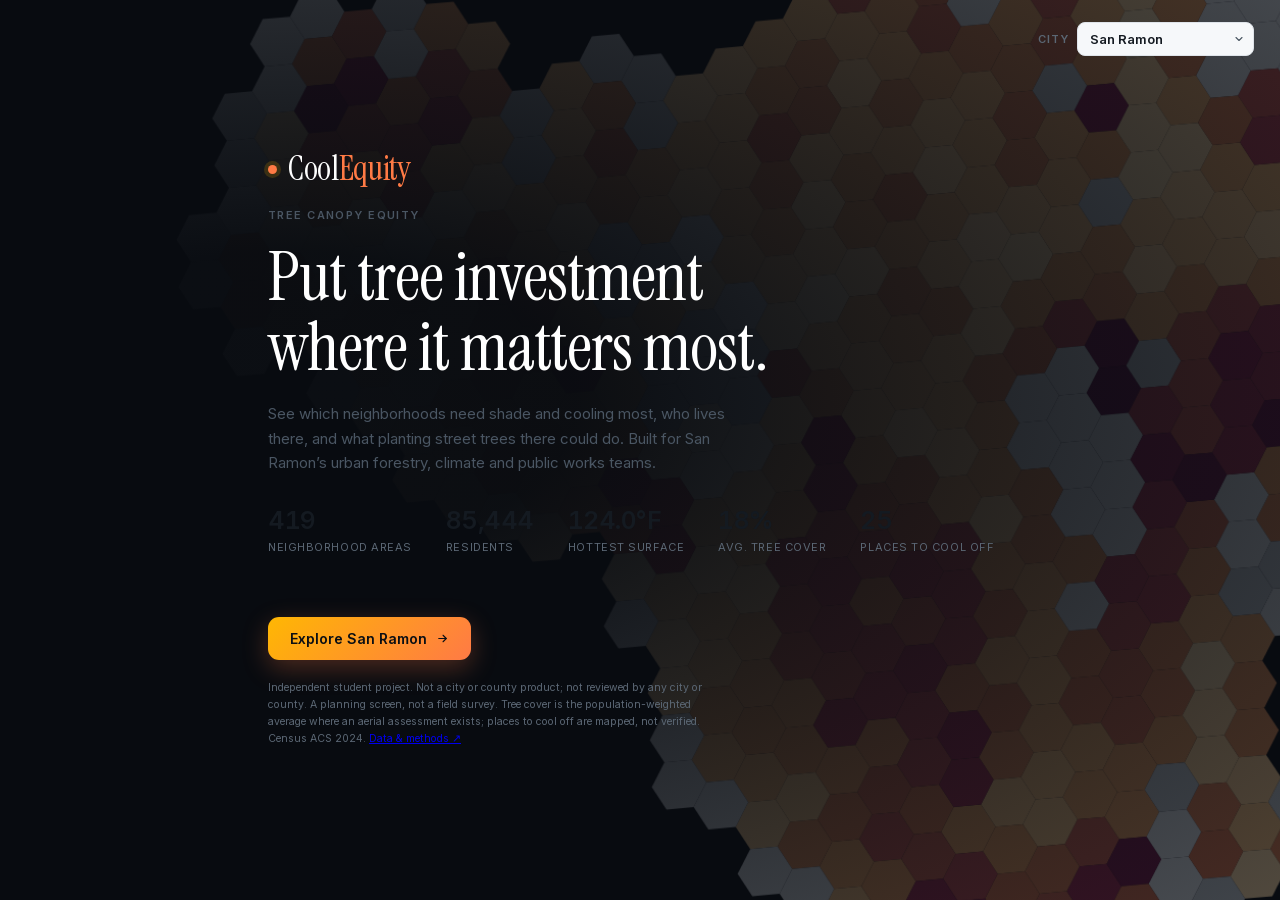
<file: sanramon/app/index.html>
<!DOCTYPE html>
<html lang="en">
<head>
<meta charset="utf-8"/>
<meta name="viewport" content="width=device-width, initial-scale=1"/>
<title>CoolEquity — Tree Canopy Equity Mapper</title>
<!-- MapLibre is vendored, not CDN'd. The whole risk register hangs on "the app is
     static and local"; a <script src=unpkg> makes that false — no venue Wi-Fi means
     no `maplibregl` at all, and the map never gets as far as the basemap fallback.
     v4.7.1, BSD-3, self-contained (its CSS inlines every icon as a data: URI). -->
<link href="vendor/maplibre-gl.css" rel="stylesheet"/>
<script src="vendor/maplibre-gl.js"></script>
<style>
  /* Typefaces are VENDORED, not linked from fonts.googleapis.com — same reason
     MapLibre is (fixed bug 11). A <link> to Google Fonts would put an off-host
     request back on the critical path and cost `?flat=1` its "zero external
     requests" property; on dead venue Wi-Fi you'd also eat a swap flash on
     every heading. Latin subsets only, 63 KB for both. Inter and Instrument
     Serif are both SIL Open Font License 1.1. */
  @font-face{font-family:Inter;src:url(vendor/inter-latin.woff2) format('woff2');
    font-weight:100 900;font-style:normal;font-display:swap}
  @font-face{font-family:"Instrument Serif";src:url(vendor/instrumentserif-latin.woff2) format('woff2');
    font-weight:400;font-style:normal;font-display:swap}
  :root{
    --bg:#0b0f14;--panel:#111720;--panel2:#0d1219;--edge:#1f2a36;--edge2:#2b3947;
    --txt:#eef3f8;--muted:#93a1b0;--muted2:#7a8893;   /* ≥4.5:1 on the panel for small text */
    --accent:#ff7a45;--accent2:#ffb703;--good:#39b98a;--blue:#4c9fce;
    --shadow:0 18px 50px rgba(0,0,0,.55);
    /* The map is light (CARTO positron) so that "deeper = worse" can read at all;
       see the RAMPS comment in the script. Chrome stays dark around it. */
    --map-bg:#eceff3;
    --sans:Inter,ui-sans-serif,-apple-system,BlinkMacSystemFont,"Segoe UI",Roboto,"Helvetica Neue",Arial,sans-serif;
    --display:"Instrument Serif",Georgia,"Times New Roman",serif;
    --mono:ui-monospace,SFMono-Regular,"SF Mono",Menlo,Consolas,monospace;
  }
  *{box-sizing:border-box}
  html,body{margin:0;height:100%;font-family:var(--sans);background:var(--bg);color:var(--txt);overflow:hidden;
    -webkit-font-smoothing:antialiased;-moz-osx-font-smoothing:grayscale;font-synthesis:none}
  /* Numbers are read comparatively all over this UI — rank vs rank, score vs
     score — so they get tabular figures globally rather than per-rule. */
  .num,.sc,.stat .v,.metric .top span:last-child,.badge,.tt-row span:last-child{font-variant-numeric:tabular-nums;font-feature-settings:"tnum" 1}
  svg.ico{width:13px;height:13px;flex:none;stroke:currentColor;fill:none;stroke-width:1.6;stroke-linecap:round;stroke-linejoin:round;opacity:.8}
  #app{display:grid;grid-template-columns:366px minmax(0,1fr);height:100vh;position:relative;overflow:hidden}
  #panel{background:linear-gradient(180deg,var(--panel),var(--panel2));border-right:1px solid var(--edge);display:flex;flex-direction:column;min-height:0}
  /* ------------------------------------------------------------ intro */
  /* `align-items:center` + `overflow:hidden` clips a too-tall card at BOTH ends,
     and the end that matters is the top — that is how the wordmark went missing
     on a 720px-tall window. `margin:auto` centres the card when there is room and
     lets it scroll from its own top when there is not, which no value of
     align-items will do. Keep it this way rather than trimming copy each time
     the card grows. */
  #intro{position:fixed;inset:0;z-index:50;background:#080b10;overflow-y:auto;overflow-x:hidden;
    display:flex;justify-content:center;padding:28px 0;
    transition:opacity .55s ease,transform .55s cubic-bezier(.4,0,.2,1)}
  #intro.gone{opacity:0;transform:scale(1.05);pointer-events:none}
  #intro-canvas{position:absolute;inset:0;width:100%;height:100%;opacity:.5;
    filter:blur(.4px);transform:scale(1.02)}
  .intro-scrim{position:absolute;inset:0;
    background:radial-gradient(115% 85% at 22% 45%,rgba(8,11,16,.97) 20%,rgba(8,11,16,.72) 52%,rgba(8,11,16,.35) 100%)}
  .intro-card{position:relative;width:min(760px,calc(100% - 64px));padding:0 8px;margin:auto 0}
  /* The product has to say its own name on the screen the judges see first. */
  .wordmark{display:flex;align-items:baseline;gap:11px;margin-bottom:22px}
  .wordmark .wm{font-family:var(--display);font-weight:400;font-size:34px;line-height:1;
    letter-spacing:-.01em;color:#fff}
  .wordmark .wm i{font-style:normal;color:var(--accent)}
  .wordmark .wdot{width:9px;height:9px;border-radius:50%;background:var(--accent);
    box-shadow:0 0 0 4px rgba(255,183,3,.16);align-self:center}
  .eyebrow{display:flex;align-items:center;gap:9px;font-size:11px;letter-spacing:.13em;
    text-transform:uppercase;color:var(--muted);font-weight:600;margin-bottom:20px}
  .intro-card h1{font-family:var(--display);font-weight:400;margin:0;
    font-size:clamp(38px,5.6vw,68px);line-height:1.03;letter-spacing:-.015em;color:#fff}
  .lede{max-width:52ch;margin:20px 0 0;color:var(--muted);font-size:15px;line-height:1.62}
  .istats{display:flex;flex-wrap:wrap;gap:34px;margin:30px 0 34px}
  .istats div b{display:block;font-size:25px;font-weight:600;letter-spacing:-.02em;
    font-variant-numeric:tabular-nums;color:var(--txt)}
  .istats div span{font-size:11px;color:var(--muted2);letter-spacing:.05em;text-transform:uppercase}
  .ilbl{font-size:10.5px;text-transform:uppercase;letter-spacing:.11em;color:var(--muted2);
    font-weight:600;margin:0 0 11px}
  /* Combobox: a text field you can type into, with a filtered list under it.
     Not a <select>, because the list has to carry a build-state badge per row. */
  .picker{position:relative;max-width:460px}
  .cinput{display:flex;align-items:center;gap:10px;background:#0e141c;
    border:1px solid var(--edge);border-radius:11px;padding:0 13px;transition:.16s}
  .cinput:focus-within{border-color:var(--accent);background:#12161d}
  .cinput svg{width:15px;height:15px;stroke:var(--muted2);fill:none;stroke-width:2;flex:none}
  .cinput input{flex:1;background:none;border:0;outline:none;font:inherit;font-size:13.5px;
    color:var(--txt);padding:12px 0}
  .cinput input::placeholder{color:var(--muted2)}
  .cinput .cchev{width:13px;height:13px;stroke:var(--muted2);transition:transform .18s}
  .picker.open .cinput .cchev{transform:rotate(180deg)}
  .cities{position:absolute;top:calc(100% + 6px);left:0;right:0;z-index:5;max-height:264px;
    overflow-y:auto;background:#0c1219;border:1px solid var(--edge);border-radius:11px;
    padding:5px;box-shadow:0 18px 44px rgba(0,0,0,.6);display:none}
  .picker.open .cities{display:block}
  .city{display:flex;align-items:center;gap:9px;width:100%;background:none;border:0;
    color:var(--muted);border-radius:8px;padding:9px 11px;font:inherit;font-size:12.5px;
    cursor:pointer;text-align:left;transition:.12s}
  .city .cnm{flex:1;min-width:0;overflow:hidden;text-overflow:ellipsis;white-space:nowrap}
  .city .cco{font-size:10.5px;color:var(--muted2);flex:none}
  .city:hover,.city.cur{background:#151d27;color:var(--txt)}
  .city.on{background:#1a1310;color:var(--txt);box-shadow:inset 0 0 0 1px var(--accent)}
  .city .cs{font-size:9px;letter-spacing:.05em;text-transform:uppercase;font-weight:700;
    padding:2px 6px;border-radius:20px;background:#12261e;color:#4fd1a0;flex:none}
  .city .cs.soon{background:#1a1f27;color:var(--muted2)}
  .cnone{padding:11px 12px;font-size:11.5px;color:var(--muted2);line-height:1.5}
  .cityinfo{margin-top:13px;font-size:11.5px;line-height:1.6;color:var(--muted);
    background:#0c1219;border:1px solid var(--edge);border-radius:10px;padding:12px 14px;max-width:60ch}
  .cityinfo code{font-family:var(--mono);font-size:10.5px;color:var(--accent2);
    background:#141c26;padding:1px 5px;border-radius:4px}
  .cta{margin-top:28px;display:inline-flex;align-items:center;gap:9px;font:inherit;font-size:14px;
    font-weight:600;color:#0b0f14;background:linear-gradient(135deg,#ffb703,#ff7a45);
    border:0;border-radius:11px;padding:13px 22px;cursor:pointer;
    box-shadow:0 8px 26px rgba(255,122,69,.28);transition:transform .16s,box-shadow .16s}
  .cta:hover{transform:translateY(-1px);box-shadow:0 12px 32px rgba(255,122,69,.36)}
  .cta .ico{opacity:1;stroke-width:2}
  .fine{margin:20px 0 0;font-size:10.5px;color:var(--muted2);line-height:1.6;max-width:62ch}
  @media (prefers-reduced-motion:reduce){#intro{transition:opacity .01s}#intro.gone{transform:none}}
  /* Short-window ladder. The card is ~910px tall at its most generous, so on a
     720–860px laptop it would scroll; these tighten it to fit before the scroll
     is ever needed. Each step gives up the least important thing left, and the
     wordmark is never one of them. */
  @media (max-height:860px){
    .intro-card h1{font-size:clamp(34px,4.6vw,52px)}
    .wordmark{margin-bottom:16px}.eyebrow{margin-bottom:14px}
    .lede{margin-top:15px;font-size:14px}
    .istats{gap:26px;margin:20px 0 22px}.istats div b{font-size:21px}
    .fine{margin-top:14px}
  }
  @media (max-height:740px){
    .intro-card h1{font-size:clamp(30px,4vw,42px)}
    .istats{gap:22px;margin:16px 0 18px}
    .fine{display:none}
  }
  @media (max-height:640px){.lede{display:none}}
  .brand{padding:16px 20px 14px;border-bottom:1px solid var(--edge)}
  .brand h1{margin:0;font-family:var(--display);font-weight:400;font-size:26px;letter-spacing:-.01em;line-height:1;display:flex;align-items:baseline;gap:9px}
  .dot{width:9px;height:9px;border-radius:50%;background:linear-gradient(135deg,var(--accent),var(--accent2));box-shadow:0 0 14px rgba(255,122,69,.75);align-self:center}
  .brand p{margin:8px 0 0;color:var(--muted);font-size:11.5px;line-height:1.5;letter-spacing:.005em}
  /* Wrap so the units control drops to its own line rather than being clipped by
     the fixed-width panel: title + home + All cities never quite leave room for
     °C·km / °F·mi at 366px, and the °F·mi button was getting cut off. */
  .brandtop{display:flex;align-items:center;flex-wrap:wrap;gap:10px;row-gap:9px}
  .brandtop #units{margin-left:auto}
  .home{margin-left:auto;display:flex;align-items:center;justify-content:center;width:28px;height:26px;
    background:#0c1219;border:1px solid var(--edge);border-radius:8px;color:var(--muted2);
    cursor:pointer;padding:0;transition:.14s;flex:none}
  .home:hover{color:var(--txt);border-color:var(--accent)}
  .home svg{width:14px;height:14px}
  .seg{display:flex;gap:2px;padding:2px;background:#0c1219;border:1px solid var(--edge);border-radius:8px}
  .seg button{font:inherit;font-size:10.5px;font-weight:600;letter-spacing:.01em;color:var(--muted2);
    background:none;border:0;padding:4px 8px;border-radius:6px;cursor:pointer;transition:.14s;white-space:nowrap}
  .modeseg button{font-size:12.5px;padding:7px 16px;font-weight:700}
  .seg button:hover{color:var(--txt)}
  .seg button.on{background:#1d2732;color:var(--txt)}
  .scroll{overflow-y:auto;min-height:0}
  .section{padding:15px 20px;border-bottom:1px solid var(--edge)}
  /* Section titles are the wayfinding: big enough to scan, numbered in Explore. */
  .lbl{font-size:13.5px;letter-spacing:-.005em;color:var(--txt);margin:0 0 10px;font-weight:700;display:flex;justify-content:space-between;align-items:center;gap:8px}
  .lbl .ltxt{display:flex;align-items:center;gap:7px;flex:1;min-width:0}
  .lbl .step{display:inline-flex;align-items:center;justify-content:center;width:21px;height:21px;border-radius:7px;background:#1d2732;color:var(--accent2);font-size:11.5px;font-weight:700;flex:none}
  .lbl.sub{font-size:12.5px;color:var(--muted);font-weight:650}
  .section>.hint.lead{margin:-4px 0 10px}
  /* City switcher: one city at a time, in the corner. */
  .cityselect{appearance:none;-webkit-appearance:none;background:#0c1219 url("data:image/svg+xml,%3Csvg xmlns='http://www.w3.org/2000/svg' viewBox='0 0 24 24' fill='none' stroke='%2393a1b0' stroke-width='2.2' stroke-linecap='round' stroke-linejoin='round'%3E%3Cpath d='m6 9 6 6 6-6'/%3E%3C/svg%3E") no-repeat right 8px center/12px;
    border:1px solid var(--edge);color:var(--txt);border-radius:8px;padding:6px 26px 6px 10px;font:600 11.5px var(--sans);cursor:pointer;max-width:190px;white-space:nowrap;overflow:hidden;text-overflow:ellipsis;transition:.14s}
  .cityselect:hover,.cityselect:focus-visible{border-color:var(--accent);outline:none}
  #intro-city{position:absolute;top:22px;right:26px;z-index:3;display:flex;align-items:center;gap:8px;font-size:11px;letter-spacing:.08em;text-transform:uppercase;color:var(--muted2);font-weight:600}
  #intro-city .cityselect{font-size:13px;padding:8px 30px 8px 12px;max-width:240px}
  /* Info popover: what it is and how to use it, with a link to the full guide. */
  .tip{position:fixed;z-index:80;width:min(300px,calc(100vw - 24px));background:#0d1219;border:1px solid var(--edge2);border-radius:11px;padding:12px 14px 11px;box-shadow:var(--shadow);font-size:12px;line-height:1.55;color:var(--muted)}
  .tip b{display:block;color:var(--txt);font-size:12.5px;margin-bottom:4px}
  .tip a{display:inline-block;margin-top:8px;color:#ffd28c;font-weight:600;text-decoration:none;font-size:11.5px}
  .tip a:hover{text-decoration:underline;text-underline-offset:3px}
  .tip[hidden]{display:none}
  /* Low-signal note: the mix rests on an input that barely varies here. */
  .signal{font-size:11px;line-height:1.5;margin:0 0 10px;padding:8px 10px;border-radius:8px;background:#221609;border:1px solid #4a3520;color:#ffd28c}
  .signal[hidden]{display:none}
  #legend .lrel{font-size:10px;color:var(--muted);margin-top:5px}
  #legend .lrel[hidden]{display:none}
  /* Ranked list: how far each area moved against the recommended mix. */
  .row .mv{display:inline-block;font-size:9.5px;font-weight:700;padding:1px 6px;border-radius:10px;margin-left:6px;vertical-align:1px;font-variant-numeric:tabular-nums}
  .mv.up{color:#6ee7a8;background:#0f2019}.mv.dn{color:#ffb4a2;background:#2a1410}.mv.eq{color:var(--muted2);background:#151c25}
  #rank-change{font-size:11px;color:var(--muted);line-height:1.5;margin:8px 0 0;padding:8px 10px;border-radius:8px;background:#141a12;border:1px solid #2a4a3d}
  #rank-change b{color:#6ee7a8}
  #rank-change[hidden]{display:none}
  @keyframes rankflash{from{background:#1c2a24}to{background:transparent}}
  #rank.flash{animation:rankflash .9s ease-out}
  /* Priority areas can be folded away. */
  /* Every sidebar section folds the same way: one header row (chevron + step +
     title + info + status), one body. Open/closed is remembered per browser. */
  .fold{padding:0}
  .fhead{display:flex;align-items:center;gap:6px;padding:13px 20px 13px 14px}
  .fbtn{flex:1;min-width:0;display:flex;align-items:center;gap:8px;background:none;border:0;padding:0;color:var(--txt);font:700 13.5px var(--sans);cursor:pointer;text-align:left;letter-spacing:-.005em}
  .fbtn .dchev{width:13px;height:13px;flex:none;stroke:currentColor;fill:none;stroke-width:2.4;transition:transform .18s;transform:rotate(90deg)}
  .fold.closed .fbtn .dchev{transform:none}
  .fbtn .step{display:inline-flex;align-items:center;justify-content:center;width:21px;height:21px;border-radius:7px;background:#1d2732;color:var(--accent2);font-size:11.5px;font-weight:700;flex:none}
  .fhead .cnt,.fhead .wstate{flex:none}
  .fbody{padding:0 20px 15px}
  .fold.closed .fbody{display:none}
  .fold.closed .fhead{padding-bottom:13px}
  #rank{padding:4px 12px 10px}
  .rank-pages{padding:8px 20px 14px}
  /* Map reset sits with the basemap switch. */
  .mapctl{display:flex;gap:6px;align-items:center}
  .mapbtn{font:600 10.5px var(--sans);color:var(--txt);background:var(--panel);border:1px solid var(--edge2);border-radius:8px;padding:6px 10px;cursor:pointer;box-shadow:0 2px 10px rgba(0,0,0,.35);white-space:nowrap}
  .mapbtn:hover{border-color:var(--accent)}
  .seg[hidden]{display:none}
  .layers{display:grid;grid-template-columns:1fr 1fr;gap:7px}
  .layer{border:1px solid var(--edge);background:#0c1219;color:var(--muted);padding:9px 10px;border-radius:9px;font-size:12px;cursor:pointer;text-align:left;transition:.15s;display:flex;flex-direction:column;gap:1px}
  .layer:hover{border-color:#2c3a49;color:var(--txt)}
  .layer.active{border-color:var(--accent);background:#1a1410;color:var(--txt);box-shadow:inset 0 0 0 1px rgba(255,122,69,.35)}
  .layer b{font-size:12.5px;font-weight:600}
  .layer span{font-size:10.5px;color:var(--muted2)}
  .tag{font-size:9px;letter-spacing:.04em;background:#2a2030;color:#d3a4e0;border:1px solid #47324f;padding:1px 5px;border-radius:20px;font-weight:600}
  .tag.us{background:#221c2e;color:#c7a3e6;border-color:#402f57}
  /* toggles */
  .toggle{display:flex;align-items:center;gap:10px;padding:8px 0;cursor:pointer}
  /* `hidden` loses to any class rule that sets display, so the attribute
     alone does nothing here — the HOLC toggle stayed on screen in San
     Ramon despite being marked hidden. Restate it at class specificity. */
  .toggle[hidden],.hint[hidden]{display:none}
  .toggle .sw{width:34px;height:19px;border-radius:20px;background:#25303c;position:relative;flex:none;transition:.2s}
  .toggle .sw::after{content:"";position:absolute;top:2px;left:2px;width:15px;height:15px;border-radius:50%;background:#6b7885;transition:.2s}
  .toggle.on .sw{background:rgba(255,122,69,.35)}
  .toggle.on .sw::after{transform:translateX(15px);background:var(--accent)}
  .toggle .tt{font-size:12.5px}
  .toggle .ts{font-size:11px;color:var(--muted2)}
  /* ---- cooling relief sites ---- */
  .cnt{font-size:10.5px;color:var(--muted2);font-weight:500;letter-spacing:0;text-transform:none;font-variant-numeric:tabular-nums;white-space:nowrap}
  .kind{display:flex;align-items:flex-start;gap:9px;padding:7px 9px;margin:0 -9px;border-radius:9px;
    cursor:pointer;transition:background .14s,opacity .14s;user-select:none}
  .kind:hover{background:#0e1620}
  .kind.off{opacity:.38}
  .kind .kdot{width:9px;height:9px;border-radius:50%;margin-top:4px;flex:none;transition:background .14s}
  .kind.off .kdot{background:#46535f!important}
  .kind .kb{flex:1;min-width:0}
  .kind .khd{display:flex;align-items:baseline;gap:8px}
  .kind .kn{font-size:12.5px;color:var(--txt)}
  .kind .kc{margin-left:auto;font-size:11px;color:var(--muted2);font-variant-numeric:tabular-nums}
  .kind .kw{font-size:10.5px;color:var(--muted2);line-height:1.45;margin-top:2px}
  .tt-kind{display:flex;align-items:center;gap:6px;margin-top:5px;font-size:11.5px;color:var(--txt)}
  .tt-kind i{width:8px;height:8px;border-radius:50%;flex:none}
  .tt-what{font-size:10.5px;color:var(--muted);line-height:1.45;margin-top:4px}
  /* ---- model weights ---- */
  .hint{font-size:11px;color:var(--muted);line-height:1.5;margin:-4px 0 12px}
  /* Presets are the front door; the four sliders live behind a disclosure so the
     panel reads as a choice, not a control surface. */
  .presets{display:flex;flex-wrap:wrap;gap:6px;margin-bottom:9px}
  .pst{background:#0e141c;border:1px solid var(--edge);color:var(--muted);border-radius:8px;
    padding:6px 10px;font:inherit;font-size:11.5px;cursor:pointer;transition:.14s}
  .pst:hover{border-color:#3a4a5c;color:var(--txt)}
  .pst.on{border-color:var(--accent);background:#1a1310;color:var(--txt);font-weight:600}
  .pwhy{font-size:11px;color:var(--muted);line-height:1.5;background:#0c1219;
    border:1px solid var(--edge);border-radius:9px;padding:9px 11px;margin-bottom:10px}
  .pwhy b{color:var(--txt);font-weight:600}
  .disc{display:flex;align-items:center;gap:7px;width:100%;background:none;border:0;
    color:var(--muted);font:inherit;font-size:11.5px;cursor:pointer;padding:3px 0;transition:.14s}
  .disc:hover{color:var(--txt)}
  .disc .dchev{width:12px;height:12px;stroke:currentColor;fill:none;stroke-width:2.2;
    transition:transform .18s}
  .disc[aria-expanded=true] .dchev{transform:rotate(90deg)}
  .disc .dnote{margin-left:auto;font-size:10px;color:var(--muted2)}
  #wadv[hidden],#kadv[hidden]{display:none}
  #wadv,#kadv{padding-top:11px}
  .wexp{font-size:10.5px;color:var(--muted2);line-height:1.55;margin:0 0 11px}
  .wexp code{font-family:var(--mono);font-size:10px;color:var(--accent2)}
  .wrow{margin-bottom:11px}
  .wrow .wtop{display:flex;align-items:baseline;gap:7px;font-size:12px;margin-bottom:5px}
  .wrow .wsw{width:8px;height:8px;border-radius:2px;flex:none;align-self:center}
  .wrow .wnm{color:var(--txt)}
  .wrow .wval{margin-left:auto;font-variant-numeric:tabular-nums;font-weight:650;font-size:12.5px}
  .wrow input[type=range]{margin:0}
  .wfoot{display:flex;align-items:center;gap:8px;margin-top:2px;font-size:10.5px;color:var(--muted2);line-height:1.4}
  #w-reset{margin-left:auto;flex:none;background:#161f2a;border:1px solid var(--edge2);color:var(--muted);
    font:inherit;font-size:10.5px;padding:4px 9px;border-radius:7px;cursor:pointer;transition:.15s}
  #w-reset:hover{color:var(--txt);border-color:#3a4a5c}
  #w-reset[disabled]{opacity:.4;cursor:default}
  .wstate{font-size:9px;letter-spacing:.06em;font-weight:600;padding:2px 7px;border-radius:20px;
    text-transform:none;border:1px solid #2a4a3d;background:#0f2019;color:#4fd1a0}
  .wstate.custom{border-color:#4a3520;background:#211609;color:var(--accent2)}
  /* ---- score breakdown ---- */
  .bd{margin:2px 0 14px}
  .bd .stack{display:flex;height:9px;border-radius:3px;overflow:hidden;background:#0a0e13;margin-bottom:9px}
  .bd .stack i{display:block;transition:width .25s cubic-bezier(.2,.8,.2,1)}
  .bd table{width:100%;border-collapse:collapse;font-size:11px}
  .bd td{padding:3.5px 0;color:var(--muted);vertical-align:middle}
  .bd td.k{color:var(--txt);white-space:nowrap;font-size:11.5px}
  .bd td.k i{display:inline-block;width:7px;height:7px;border-radius:2px;margin-right:6px}
  .bd td.n{text-align:right;font-variant-numeric:tabular-nums;white-space:nowrap;padding-left:10px;font-size:10.5px}
  .bd td.p{text-align:right;font-variant-numeric:tabular-nums;color:var(--txt);font-weight:650;padding-left:10px;width:44px}
  .bd tr.sum td{border-top:1px solid var(--edge);padding-top:6px;color:var(--txt)}
  .bd .eq{font-size:10px;color:var(--muted2);margin-top:8px;line-height:1.5;font-family:var(--mono)}
  /* The colour scale sits on the map it describes, bottom-left, always visible. */
  #legend{position:absolute;left:14px;bottom:26px;z-index:5;width:232px;background:rgba(12,17,23,.88);backdrop-filter:blur(8px);border:1px solid var(--edge);border-radius:11px;padding:10px 12px 9px}
  #legend .lbl{font-size:12px;margin:0;flex:1}
  #legend .lhead{display:flex;align-items:center;gap:4px;margin-bottom:6px}
  #legend .lmin{background:none;border:0;color:var(--muted);font:700 15px/1 var(--sans);cursor:pointer;padding:0 4px;border-radius:5px}
  #legend .lmin:hover{color:var(--txt);background:#1d2732}
  #legend[hidden]{display:none}
  .lshow{left:14px;bottom:26px;background:rgba(12,17,23,.88);backdrop-filter:blur(8px);border:1px solid var(--edge);border-radius:9px;color:var(--txt);font:600 11px var(--sans);padding:7px 10px;cursor:pointer}
  .lshow[hidden]{display:none}
  .legend .bar{height:12px;border-radius:3px;margin:2px 0 6px;box-shadow:inset 0 0 0 1px rgba(255,255,255,.08)}
  .legend .ends{display:flex;justify-content:space-between;font-size:11px;color:var(--muted);font-variant-numeric:tabular-nums}
  .legend .cap{font-size:10.5px;color:var(--muted);margin-top:7px;line-height:1.45;display:-webkit-box;-webkit-line-clamp:3;-webkit-box-orient:vertical;overflow:hidden}
  #legend .method-link{font-size:11px;margin-top:6px}
  /* The direction of the ramp is the single thing a reader gets wrong on a
     choropleth, so it is stated in words under the bar, on the correct side. */
  .legend .dir{display:flex;font-size:9.5px;letter-spacing:.07em;text-transform:uppercase;
    color:var(--accent2);font-weight:600;margin-top:5px}
  .legend .dir.hi{justify-content:flex-end}
  .holc-key{display:flex;gap:6px;margin-top:4px}
  .holc-key div{flex:1;text-align:center;font-size:10px;color:#0b0f14;font-weight:700;border-radius:5px;padding:3px 0}
  #rankwrap{display:flex;flex-direction:column}
  #rank{padding:4px 12px 10px}
  .row{display:flex;align-items:center;gap:11px;padding:8px 10px;border-radius:9px;cursor:pointer;transition:.12s}
  .row:hover{background:#0e1620}
  .row.sel{background:#161d27;box-shadow:inset 0 0 0 1px var(--edge)}
  .badge{width:25px;height:25px;flex:none;border-radius:7px;display:flex;align-items:center;justify-content:center;font-size:11.5px;font-weight:700;color:#0b0f14}
  .row .nm{font-size:12.5px;font-weight:550}
  .row .sub{font-size:10.5px;color:var(--muted2);margin-top:1px}
  .row .sc{margin-left:auto;font-variant-numeric:tabular-nums;font-size:12.5px;font-weight:600}
  #mapwrap{position:relative}
  #map{position:absolute;inset:0}
  .float{position:absolute;z-index:5}
  #chip{top:14px;left:14px;background:rgba(12,17,23,.82);backdrop-filter:blur(8px);border:1px solid var(--edge);border-radius:10px;padding:7px 12px;font-size:12px;color:var(--muted)}
  #chip b{color:var(--txt)}
  /* detail panel (right dock) */
  #detail{position:absolute;top:0;right:0;height:100%;width:340px;background:linear-gradient(180deg,#111721,#0d121a);border-left:1px solid var(--edge);box-shadow:var(--shadow);transform:translateX(100%);transition:transform .32s cubic-bezier(.2,.8,.2,1);display:flex;flex-direction:column;z-index:6}
  #detail.show{transform:translateX(0)}
  .dhead{padding:15px 16px;border-bottom:1px solid var(--edge);display:flex;align-items:center;gap:11px}
  .dhead .badge{width:32px;height:32px;border-radius:8px;font-size:13px}
  .dhead .nm{font-size:15px;font-weight:650}
  .dhead .rk{font-size:11px;color:var(--muted);margin-top:1px}
  .dhead .x{margin-left:auto;color:var(--muted2);cursor:pointer;font-size:20px;line-height:1;padding:2px 5px}
  .dhead .x:hover{color:var(--txt)}
  .dbody{overflow-y:auto;padding:14px 16px 22px}
  .metric{margin-bottom:11px}
  .metric .top{display:flex;justify-content:space-between;font-size:12px;margin-bottom:5px}
  .metric .top span:first-child{color:var(--muted)}
  .metric .top span:last-child{font-weight:650;font-variant-numeric:tabular-nums}
  .track{height:6px;background:#0a0e13;border-radius:4px;overflow:hidden}
  .fill{height:100%;border-radius:4px}
  .est{font-size:9px;color:#c7a3e6;border:1px solid #402f57;border-radius:10px;padding:0 5px;margin-left:6px;vertical-align:middle}
  /* ROI */
  .roi{margin-top:8px;background:#0c141d;border:1px solid var(--edge);border-radius:12px;padding:14px 14px 16px}
  .roi h3{margin:0 0 3px;font-size:13px;display:flex;align-items:center;gap:7px}
  .roi .sub{font-size:11px;color:var(--muted);margin:0 0 12px;line-height:1.4}
  .slider-row{display:flex;justify-content:space-between;font-size:11.5px;color:var(--muted);margin-bottom:6px}
  .slider-row b{color:var(--good);font-variant-numeric:tabular-nums;font-size:13px}
  input[type=range]{width:100%;-webkit-appearance:none;appearance:none;height:5px;border-radius:4px;
    background:#1a2632;outline:none;margin:2px 0 14px;--sl:var(--good)}
  input[type=range]::-webkit-slider-thumb{-webkit-appearance:none;width:15px;height:15px;border-radius:50%;
    background:var(--sl);cursor:pointer;border:2px solid #0d1219;box-shadow:0 0 0 3px color-mix(in srgb,var(--sl) 22%,transparent);transition:box-shadow .15s}
  input[type=range]:hover::-webkit-slider-thumb,input[type=range]:focus-visible::-webkit-slider-thumb{
    box-shadow:0 0 0 6px color-mix(in srgb,var(--sl) 26%,transparent)}
  input[type=range]::-moz-range-thumb{width:15px;height:15px;border-radius:50%;background:var(--sl);
    cursor:pointer;border:2px solid #0d1219}
  .roi-out{display:grid;grid-template-columns:1fr 1fr;gap:9px}
  .stat{background:#0a1017;border:1px solid var(--edge);border-radius:9px;padding:9px 11px}
  .stat .v{font-size:17px;font-weight:700;font-variant-numeric:tabular-nums;line-height:1.1}
  .stat .k{font-size:10px;color:var(--muted2);margin-top:3px;line-height:1.25}
  .roi-out .stat.hero{grid-column:1/-1}
  .stat.hero .v{color:var(--good)}
  .roi-note{font-size:9.5px;color:var(--muted2);margin-top:11px;line-height:1.4}
  .roi-feas{font-size:10.5px;line-height:1.55;margin-top:11px;padding:9px 11px;
    border-radius:9px;background:#0c1219;border:1px solid var(--edge);color:var(--muted)}
  .roi-feas b{color:var(--txt)}
  .roi-feas .ok{color:#6ee7a8}.roi-feas .gap{color:var(--accent)}
  .roi-src{font-size:9.5px;color:var(--muted2);margin-top:9px;line-height:1.5;
    border-top:1px solid var(--edge);padding-top:9px}
  .roi-src b{color:var(--muted);font-weight:600}
  .roi-src div{margin-top:3px}
  .maplibregl-popup{max-width:230px!important}
  .maplibregl-popup-content{background:#0d1219;color:var(--txt);border:1px solid var(--edge);border-radius:10px;padding:9px 12px;font-size:12px;box-shadow:var(--shadow)}
  .maplibregl-popup-content .tt-row{display:flex;justify-content:space-between;gap:16px;color:var(--muted);margin-top:4px}
  .maplibregl-popup-content .tt-row span:last-child{color:var(--txt);font-variant-numeric:tabular-nums}
  .maplibregl-popup-tip{border-top-color:var(--edge)!important}
  .maplibregl-ctrl-group{background:#0d1219!important;border:1px solid var(--edge)!important}
  .maplibregl-ctrl button .maplibregl-ctrl-icon{filter:invert(.9)}
  .scroll::-webkit-scrollbar,.dbody::-webkit-scrollbar{width:9px}
  .scroll::-webkit-scrollbar-thumb,.dbody::-webkit-scrollbar-thumb{background:#1c2530;border-radius:6px;border:2px solid transparent;background-clip:content-box}
  .foot{padding:11px 20px;font-size:10px;color:var(--muted2);line-height:1.4}
  .disclaim{margin-top:8px;padding-top:8px;border-top:1px solid var(--edge);font-size:9.5px;color:var(--muted2);line-height:1.45}
  /* ---- two-speed panel (Simple / Explore) ---- */
  .modehead{position:sticky;top:0;z-index:6;display:flex;align-items:center;gap:10px;
    padding:11px 20px;background:var(--panel);border-bottom:1px solid var(--edge)}
  .modehint{font-size:11.5px;color:var(--muted);letter-spacing:.01em}
  #app.simple .adv-only{display:none}
  #app.explore .simple-only{display:none}
  .takeaway{font-size:13px;line-height:1.6;color:var(--muted)}
  .takeaway b{color:var(--txt);font-weight:650}
  .takeaway .tk-now{margin-top:11px;padding-top:11px;border-top:1px solid var(--edge);font-size:12px;color:var(--muted2)}
  .takeaway .tk-now b{color:var(--txt)}
  /* ---- explain this block ---- */
  .explain{font-size:12.5px;line-height:1.6;color:var(--muted);background:#0c1219;
    border:1px solid var(--edge);border-radius:10px;padding:11px 12px;margin:0 0 14px}
  .explain b{color:var(--txt);font-weight:650}
  .explain .why{color:var(--accent2);font-weight:600}
  /* ---- first-run coach card ---- */
  #coach{position:absolute;left:50%;top:16px;transform:translateX(-50%);z-index:40;
    max-width:430px;width:calc(100% - 36px);background:var(--panel);border:1px solid var(--edge2);
    border-radius:12px;padding:15px 17px 16px;box-shadow:0 10px 34px rgba(0,0,0,.5)}
  #coach[hidden]{display:none}
  #coach h4{margin:0 0 9px;font-size:14px;color:var(--txt);font-weight:650}
  #coach ol{margin:0;padding-left:19px;font-size:12.5px;color:var(--muted);line-height:1.65}
  #coach ol b{color:var(--txt)}
  #coach .cbtn{margin-top:13px;background:var(--accent);color:#180d06;border:0;border-radius:8px;
    padding:8px 15px;font:inherit;font-weight:650;font-size:12.5px;cursor:pointer}
  #coach .cbtn:hover{filter:brightness(1.06)}
  #coach .cx{position:absolute;top:9px;right:12px;cursor:pointer;color:var(--muted2);font-size:18px;line-height:1}
  #coach .cx:hover{color:var(--txt)}
  /* ---- basemap toggle (map/satellite) ---- */
  .mapctl{position:absolute;right:10px;top:10px;z-index:5}
  .mapctl[hidden]{display:none}
  .mapctl .seg{background:var(--panel);border-color:var(--edge2);box-shadow:0 2px 10px rgba(0,0,0,.35)}
  /* ---- collapsible sources footer ---- */
  .srcs summary{cursor:pointer;color:var(--muted);font-weight:600;list-style:none;padding:2px 0}
  .srcs summary::-webkit-details-marker{display:none}
  .srcs summary::before{content:"▸ ";color:var(--muted2)}
  .srcs[open] summary::before{content:"▾ "}
  .srcs>div{margin-top:6px}

  :root{--muted2:#9aa5b5}
  button.kind{width:100%;font:inherit;color:inherit;text-align:left;background:transparent;cursor:pointer}
  .rank-label{display:block;font-size:12px;margin-top:12px;color:var(--muted)}
  #rank-search{width:100%;padding:9px 10px;margin-top:6px;border:1px solid #566579;border-radius:7px;background:#101923;color:var(--txt);font:12px var(--sans)}
  #rank-count{font-size:11px;color:var(--muted);margin:9px 0 2px;line-height:1.5}
  .rank-pages{display:flex;justify-content:space-between;padding:12px 20px}
  .rank-pages button{background:#1b2733;color:var(--txt);border:1px solid #566579;border-radius:6px;padding:8px 12px;cursor:pointer;font:12px var(--sans)}
  .rank-pages button:disabled{opacity:.45;cursor:default}
  .load-error{padding:28px;background:#111b27;color:#edf1f5;max-width:520px;font:15px/1.6 var(--sans)}
  .load-error a{color:#ffcc86}

  :focus-visible{outline:3px solid #ffb703;outline-offset:3px}
  .helpnav{display:flex;gap:8px;margin-top:12px;flex-wrap:wrap}
  .helpnav a,.helpnav button{font:600 12px var(--sans);color:var(--txt);background:#1b2733;border:1px solid #3e4d5e;border-radius:7px;padding:9px 10px;text-decoration:none;cursor:pointer}
  .method-link{display:inline-block;color:#ffd28c;font-size:12px;line-height:1.5;margin-top:9px;text-underline-offset:3px}
  .info-link{position:relative;display:inline-flex;align-items:center;justify-content:center;width:24px;height:24px;flex:none;font:600 10px var(--sans);color:#c5ceda;text-decoration:none;vertical-align:middle;text-transform:none}
  .info-link::before{content:"";position:absolute;inset:4px;border:1px solid #718298;border-radius:50%;pointer-events:none}
  .info-link:hover{color:#ffcc86}
  .info-link:hover::before{border-color:#ffcc86}
  .row{width:100%;border:0;border-bottom:1px solid var(--edge);background:transparent;color:var(--txt);font:inherit;text-align:left}
  button.toggle{width:100%;background:transparent;color:inherit;font:inherit;text-align:left;border:0;cursor:pointer}
  button.toggle[hidden],[hidden]{display:none!important}
  .score-details{margin:16px 0;border-block:1px solid var(--edge);padding:12px 0}
  .score-details summary{cursor:pointer;font-size:13px;font-weight:600}
  #detail:not(.show){visibility:hidden}
  #detail .x,#coach .cx{background:none;border:0;color:var(--txt);min-width:32px;min-height:32px;font-size:22px;cursor:pointer}
  .roi-note,.roi-feas,.cap{font-size:12px;line-height:1.6}
  .export{display:flex;flex-wrap:wrap;gap:6px;align-items:center;margin:0}
  .roi .export{margin:14px 0 0;padding-top:12px;border-top:1px solid var(--edge)}
  .export .lbl{flex-basis:100%;margin:0 0 6px;font-size:12.5px}
  .export .hint.flash{animation:rankflash 1.2s ease-out}
  /* Save-before-leaving prompt */
  #leave{position:fixed;inset:0;z-index:90;display:flex;align-items:center;justify-content:center;background:rgba(5,8,12,.62);backdrop-filter:blur(3px)}
  #leave[hidden]{display:none}
  .leave-card{width:min(420px,calc(100% - 32px));background:#0d1219;border:1px solid var(--edge2);border-radius:14px;padding:20px 22px;box-shadow:var(--shadow)}
  .leave-card h3{margin:0 0 6px;font-size:16px}
  .leave-card p{margin:0 0 16px;font-size:12.5px;color:var(--muted);line-height:1.55}
  .leave-card .acts{display:flex;flex-wrap:wrap;gap:8px;justify-content:flex-end}
  .leave-card button{font:600 12px var(--sans);border-radius:8px;padding:9px 13px;cursor:pointer;border:1px solid #3e4d5e;background:#1b2733;color:var(--txt)}
  .leave-card button.primary{background:linear-gradient(135deg,#ffb703,#ff7a45);color:#0b0f14;border:0}
  .leave-card button.quiet{background:none;border-color:transparent;color:var(--muted)}
  .export .lbl{flex-basis:100%;margin:0 0 6px;font-size:12.5px}
  #coach h4{cursor:move;user-select:none;-webkit-user-select:none;touch-action:none;padding-right:28px;border-radius:6px}
  #coach h4:focus-visible{outline:2px solid var(--accent);outline-offset:2px}
  #coach.dragging{opacity:.94}
  .export button{font:600 12px var(--sans);color:var(--txt);background:#1b2733;border:1px solid #3e4d5e;border-radius:7px;padding:8px 10px;cursor:pointer}
  .export button:hover{border-color:#66768a}
  .export button:disabled{opacity:.45;cursor:default}
  .export .hint{flex-basis:100%;margin:2px 0 0}
  .export .hint.warn{color:#ffd28c}
  .roi .sub{font-size:12px}
  .cooling-secondary{font-size:12px;color:var(--muted);margin:12px 0}.cooling-secondary b{color:var(--text);margin-left:6px}
  #roi-slider{width:100%;min-height:32px}
  .brand p{font-size:12px}
  #detail{width:370px}
  @media(max-width:760px){
    #app{display:flex;flex-direction:column;height:100dvh}
    #panel{width:100%;height:48%;flex:none}
    #panel .brand{padding:10px 14px}
    #panel .brand p,#takeaway-sec{display:none}
    #legend{width:190px;left:8px;bottom:24px;padding:8px 10px}
    .brandtop #units{margin-left:auto}.helpnav{margin-top:8px}
    #intro-city{position:static;margin:14px 24px 0}
    #mapwrap{flex:1;min-height:0;width:100%}
    #detail{width:100%;height:100dvh;z-index:45}
    #chip{max-width:calc(100% - 28px);font-size:10px;white-space:normal}
    .mapctl{top:58px}
    .fhead{padding:10px 14px 10px 10px}.fbody{padding:0 14px 12px}
    .intro-card{padding:24px;width:100%;max-height:100dvh;overflow:auto}
    .intro-card h1{font-size:34px}.istats{flex-wrap:wrap}
    #coach{top:8px;max-height:calc(100% - 16px);overflow:auto}
  }
  @media(prefers-reduced-motion:reduce){*{scroll-behavior:auto!important;transition:none!important}}
  /* ===== app3: the layout of app/ carrying the features of app2/ =====
     Header, numbered sections and the export section come from app/. The
     weights bar, in-place sliders, shortlist, filters, sort, contribution bars,
     stars, drivers, prev/next, cost per tree, share link, toasts, zoom stack
     and briefing report come from app2/. */
  .brand{padding:14px 20px 12px}
  .helpnav{margin-top:10px;gap:6px}
  .helpnav a,.helpnav button{padding:8px 9px;font-size:11.5px;white-space:nowrap}
  /* --- 1 What matters most: the weights bar sits under the presets --- */
  .mixbar{display:block;width:100%;background:#0c1219;border:1px solid var(--edge);border-radius:9px;padding:9px 10px 8px;color:var(--txt);font:inherit;text-align:left;cursor:pointer;margin-top:2px}
  .mixbar:hover,.mixbar[aria-expanded=true]{border-color:var(--accent)}
  .mixtop{display:flex;align-items:center;margin-bottom:7px}
  .mixk{font-size:10.5px;letter-spacing:.05em;text-transform:uppercase;color:var(--muted2);font-weight:600}
  .mixact{margin-left:auto;display:inline-flex;align-items:center;gap:3px;font-size:11.5px;font-weight:600;color:#ffd28c}
  .mixact .dchev{width:12px;height:12px;stroke:currentColor;fill:none;stroke-width:2.2;transition:transform .18s}
  .mixbar[aria-expanded=true] .mixact .dchev{transform:rotate(90deg)}
  .mixtrack{display:flex;height:9px;border-radius:5px;overflow:hidden;background:#1a2430;gap:1px}
  .mixtrack i{display:block;height:100%;transition:width .2s}
  .mixlegend{display:flex;flex-wrap:wrap;gap:4px 10px;margin-top:7px;font-size:10.5px;color:var(--muted)}
  .mixlegend span{display:inline-flex;align-items:center;gap:4px}
  .mixlegend b{color:var(--txt);font-weight:600;font-variant-numeric:tabular-nums}
  .mixlegend i{width:7px;height:7px;border-radius:2px;display:inline-block}
  .mixlegend .mixpop{margin-left:auto}
  .mixbar[aria-expanded=true] .mixlegend{display:none}
  #wadv{margin-top:8px;padding:8px 10px 6px;border:1px dashed var(--edge2);border-radius:9px}
  #wadv .wexp{margin:0 0 6px;font-size:11px;color:var(--muted)}
  #wadv .wexp a{color:#ffd28c}
  #wadv .wrow{display:grid;grid-template-columns:118px minmax(0,1fr) 38px;align-items:center;gap:8px;margin:0 0 4px}
  #wadv .wrow .wtop{display:contents}
  #wadv .wrow .wsw{display:none}
  #wadv .wrow .wnm{font-size:11.5px;color:var(--muted);white-space:nowrap;overflow:hidden;text-overflow:ellipsis;padding-left:12px;position:relative}
  #wadv .wrow .wnm::before{content:"";position:absolute;left:0;top:50%;width:7px;height:7px;margin-top:-3px;border-radius:2px;background:var(--sw)}
  #wadv .wrow .wval{grid-column:3;font-size:11.5px;text-align:right}
  #wadv .wrow input[type=range]{grid-column:2;grid-row:1;height:4px}
  #wadv .wfoot{margin-top:4px}
  /* While the sliders are open the section pins to the top of the scroll and
     drops its prose, so every drag is seen re-ordering the rows underneath. */
  #weights:has(#wadv:not([hidden])){position:sticky;top:0;z-index:6;background:var(--panel);box-shadow:0 10px 24px -12px #000}
  #weights:has(#wadv:not([hidden])) .presets,#weights:has(#wadv:not([hidden])) .hint.lead,#weights:has(#wadv:not([hidden])) .signal{display:none}
  /* The plain-language reading of the mix stays on screen while the presets are folded away. */
  #weights:has(#wadv:not([hidden])) .pwhy{font-size:10.5px;padding:6px 9px;margin-bottom:6px}
  #weights:has(#wadv:not([hidden])) .mixbar{padding:6px 10px}
  #weights:has(#wadv:not([hidden])) .mixtop{margin-bottom:5px}
  /* --- ranked rows: name, star, need index, contribution bar, three measures --- */
  .row{display:grid;grid-template-columns:25px minmax(0,1fr) 26px 34px;grid-template-rows:auto auto auto;align-items:center;column-gap:10px;row-gap:3px;padding:7px 10px}
  .row .badge{grid-row:1/4}
  .row .nm{min-width:0;font-size:12.5px;line-height:1.25;overflow:hidden;text-overflow:ellipsis;white-space:nowrap}
  .row .sc{margin-left:0;text-align:right}
  .row .cbar{grid-column:2/5;display:flex;height:3px;border-radius:2px;overflow:hidden;background:#1a2430;gap:1px}
  .row .cbar i{display:block;height:100%}
  .row .mxs{grid-column:2/5;display:grid;grid-template-columns:repeat(3,1fr);gap:6px;margin-top:1px}
  .row .mx{display:flex;align-items:baseline;gap:4px;font-variant-numeric:tabular-nums;white-space:nowrap}
  .row .mx b{font-size:11px;font-weight:600;color:var(--muted)}
  .row .mx i{font-style:normal;font-size:9.5px;color:var(--muted2);letter-spacing:.03em}
  .row:focus-visible{outline:2px solid var(--accent2);outline-offset:-2px}
  /* 24px hit area for touch and keyboard; full opacity whenever the row has focus. */
  .pin{display:inline-flex;align-items:center;justify-content:center;width:24px;height:24px;border-radius:6px;background:none;border:0;padding:0;color:var(--muted2);font:17px/1 var(--sans);cursor:pointer;opacity:.55;transition:.12s;margin:0 -2px}
  .row:hover .pin,.row:focus-visible .pin,.row:focus-within .pin,.pin.on,.pin:focus-visible{opacity:1}
  .pin:hover,.pin:focus-visible{background:var(--c-hover)}
  .pin:hover,.pin.on{color:var(--accent2)}
  .dpin{width:32px;height:32px;font-size:20px;opacity:.8;margin:0}
  .dpin[hidden]{display:none}
  #rank-change{font-size:10.5px;padding:6px 9px}
  /* --- find tools inside Priority areas --- */
  .rank-tools{padding:0 20px 6px!important}
  #rank-search{margin-top:0}
  .findrow{display:flex;align-items:center;gap:8px;margin-top:12px}
  .findrow .rank-label{margin:0;flex:1}
  .sortlbl{font-size:11px;color:var(--muted2)}
  .sortsel{appearance:none;-webkit-appearance:none;background:#0c1219;border:1px solid var(--edge);border-radius:7px;color:var(--txt);font:600 11.5px var(--sans);padding:5px 8px;cursor:pointer}
  .sortsel:hover,.sortsel:focus-visible{border-color:var(--accent);outline:none}
  .filters{display:flex;flex-wrap:wrap;gap:5px;margin:8px 0 2px}
  .filters .pst{padding:4px 8px;font-size:11px}
  .grouphead{display:flex;align-items:baseline;gap:8px;padding:14px 20px 2px;font-size:10.5px;letter-spacing:.08em;text-transform:uppercase;color:var(--muted2);font-weight:600;border-top:1px solid var(--edge)}
  .grouphead .ghint{text-transform:none;letter-spacing:0;font-weight:500;font-size:11px}
  #maphead+.section{border-top:0}
  .grouphead.exphead{margin-top:10px;border-top:10px solid var(--bg);box-shadow:0 -1px 0 var(--edge)}
  #exphead+.section{border-top:0}
  #exphead+.section .fhead{padding-top:8px}
  .dirbtn{font-weight:500;color:var(--muted)}
  .dirbtn:hover{color:var(--txt)}
  .sorthint{margin:6px 0 0!important}
  .sorthint b{color:var(--txt);font-weight:600}
  .modal{position:fixed;inset:0;z-index:90;display:flex;align-items:center;justify-content:center;background:rgba(5,8,12,.62);backdrop-filter:blur(3px)}
  .modal[hidden]{display:none}
  .leave-card{position:relative}
  .leave-card .mx{position:absolute;top:8px;right:10px;background:none;border:0;color:var(--muted2);font:22px/1 var(--sans);min-width:32px;min-height:32px;cursor:pointer}
  .leave-card .mx:hover{color:var(--txt)}
  .leave-card h3{padding-right:28px}
  #shortlist .fbody{padding:0}
  /* --- shortlist block: starred areas, above the ranking --- */
  #shortlist{padding:0 0 4px;background:#0f1a16;border-bottom:1px solid #1e3a2e}
  #shortlist .fhead{gap:8px;padding-bottom:4px}
  #shortlist .fbtn{color:#ffd28c}
  #shortlist .fhead .info-link{margin-right:auto}
  #shortlist .dclose{margin-left:0}
  #shortlist .dclose.quiet{background:none;border-color:transparent;color:var(--muted)}
  .dclose{font:600 11.5px var(--sans);color:var(--txt);background:#1b2733;border:1px solid #3e4d5e;border-radius:7px;padding:5px 10px;cursor:pointer}
  .dclose:hover{border-color:var(--accent)}
  #sl-rows{padding:0 12px 6px}
  #sl-rows .row{border-bottom:1px solid #1a2f26}
  .sltot{padding:0 20px 8px;font-size:11px;color:var(--muted)}
  .sltot b{color:var(--txt);font-weight:600}
  /* --- export section: one button per artefact, primary first --- */
  .export button.primary{background:var(--accent);border-color:var(--accent);color:#1a0d06}
  .export button.primary:hover{filter:brightness(1.08)}
  .hint a,.roi .hint a{color:var(--c-link);text-underline-offset:3px}
  .export .exp-sub{flex-basis:100%;margin:4px 0 -2px;font-size:10.5px;color:var(--muted2);letter-spacing:.05em;text-transform:uppercase;font-weight:600}
  /* --- detail panel: drivers, prev/next, assumptions --- */
  .drivers{margin:0 0 14px;padding:10px 11px 9px;background:#0c1219;border:1px solid var(--edge);border-radius:10px}
  .drivers[hidden]{display:none}
  .dvtop{display:flex;align-items:center;font-size:11px;letter-spacing:.05em;text-transform:uppercase;color:var(--muted2);font-weight:600;margin-bottom:7px}
  .drivers .cbar{display:flex;height:8px;border-radius:4px;overflow:hidden;background:#1a2430;gap:1px}
  .drivers .cbar i{display:block;height:100%}
  .dvleg{display:flex;flex-wrap:wrap;gap:4px 10px;margin-top:7px;font-size:11px;color:var(--muted)}
  .dvleg span{display:inline-flex;align-items:center;gap:4px}
  .dvleg i{width:7px;height:7px;border-radius:2px}
  .dvleg b{color:var(--txt);font-weight:600}
  .dnav{background:none;border:1px solid var(--edge);border-radius:7px;color:var(--muted);font:600 18px/1 var(--sans);width:28px;height:28px;cursor:pointer;padding:0 0 2px}
  .dnav:hover{color:var(--txt);border-color:var(--accent)}
  .dhead .x{margin-left:0}
  .dhead>div[style]{min-width:0}
  .assume{margin-top:10px;font-size:11.5px;color:var(--muted);line-height:1.6}
  .assume input{width:64px;background:#0a1017;border:1px solid var(--edge2);border-radius:6px;color:var(--txt);font:600 12px var(--sans);padding:3px 6px;text-align:right}
  .assume input:focus-visible{border-color:var(--accent);outline:none}
  /* --- map: status chip with Share, controls top-right, zoom stack bottom-right --- */
  #chip{display:flex;align-items:center;gap:4px;max-width:calc(100% - 320px);overflow:hidden;white-space:nowrap}
  #chip b{overflow:hidden;text-overflow:ellipsis}
  #chip-share{margin-left:8px;background:none;border:0;padding:0;color:#ffd28c;font:600 11.5px var(--sans);cursor:pointer;flex:none}
  #chip-share:hover{text-decoration:underline;text-underline-offset:3px}
  .zoomstack{right:10px;bottom:34px;z-index:6;display:flex;flex-direction:column;gap:5px}
  .zoomstack .mapbtn{width:32px;height:32px;padding:0;display:flex;align-items:center;justify-content:center;border-radius:8px}
  .zoomstack .mapbtn svg{width:15px;height:15px}
  .lhint{margin-top:8px;padding-top:8px;border-top:1px solid var(--edge);font-size:10.5px;color:var(--muted)}
  .lhint[hidden]{display:none}
  #toast{left:50%;bottom:22px;transform:translateX(-50%) translateY(8px);max-width:min(520px,calc(100% - 40px));background:#151d27;border:1px solid var(--edge2);color:var(--txt);border-radius:10px;padding:9px 14px;font-size:12px;line-height:1.45;box-shadow:var(--shadow);opacity:0;transition:opacity .2s,transform .2s;z-index:30;pointer-events:none}
  #toast.in{opacity:1;transform:translateX(-50%) translateY(0)}
  #toast.warn{border-color:#7a3a2a;background:#2a1410}
  #toast[hidden]{display:none}
  /* With the detail docked on the right, the map's right-hand controls step
     left of it; on narrower screens the top controls drop below the chip. */
  @media(min-width:1101px){
    #app:has(#detail.show) .zoomstack,#app:has(#detail.show) .mapctl{right:380px}
    #app:has(#detail.show) #chip{max-width:calc(100% - 400px)}
  }
  @media(min-width:1101px) and (max-width:1560px){#app:has(#detail.show) .mapctl{top:50px}}
  @media(min-width:1561px){#app:has(#detail.show) #chip{max-width:calc(100% - 700px)}}
  /* Between tablet and desktop the detail slides over the list, not the map. */
  @media(max-width:1100px) and (min-width:761px){
    #detail{left:0;right:auto;width:366px;transform:translateX(-100%)}
    #detail.show{transform:translateX(0)}
  }
  #theme button{padding:4px 8px}
  /* ===== light theme: projectors, handouts, daylight rooms =====
     Applied by data-theme on <html>; saved per browser. Data colours (badges,
     ramps, swatches) are unchanged; chrome colours are restated here. */
  :root{--c-hover:#0e1620;--c-field:#0c1219;--c-btn:#1b2733;--c-btnedge:#3e4d5e;--c-track:#1a2430;--c-card:#0a1017;--c-link:#ffd28c;--c-up:#6ee7a8;--c-dn:#ffb4a2;--c-glass:rgba(12,17,23,.88)}
  html[data-theme=light]{
    --bg:#eef1f5;--panel:#ffffff;--panel2:#f6f8fa;--edge:#dfe4ea;--edge2:#c6ced8;
    --txt:#141a21;--muted:#4a5663;--muted2:#5b6774;--shadow:0 18px 50px rgba(20,30,40,.18);
    --c-hover:#f1f4f8;--c-field:#f6f8fa;--c-btn:#eef1f5;--c-btnedge:#b9c3ce;--c-track:#e3e8ee;--c-card:#f6f8fa;--c-link:#8a4b00;--c-up:#177a45;--c-dn:#a83a1e;--c-glass:rgba(255,255,255,.92)}
  html[data-theme=light] #panel{background:var(--panel)}
  html[data-theme=light] .seg,html[data-theme=light] .home,html[data-theme=light] .cityselect,html[data-theme=light] .pst,html[data-theme=light] .pwhy,html[data-theme=light] .layer,html[data-theme=light] .mixbar,html[data-theme=light] .explain,html[data-theme=light] .drivers,html[data-theme=light] .roi-feas,html[data-theme=light] .sortsel,html[data-theme=light] .cityinfo,html[data-theme=light] .tip{background:var(--c-field)}
  html[data-theme=light] .seg button.on{background:#fff;box-shadow:0 1px 3px rgba(0,0,0,.15)}
  html[data-theme=light] .cityselect{background:var(--c-field) url("data:image/svg+xml,%3Csvg xmlns='http://www.w3.org/2000/svg' viewBox='0 0 24 24' fill='none' stroke='%234a5663' stroke-width='2.2' stroke-linecap='round' stroke-linejoin='round'%3E%3Cpath d='m6 9 6 6 6-6'/%3E%3C/svg%3E") no-repeat right 8px center/12px}
  html[data-theme=light] .helpnav a,html[data-theme=light] .helpnav button,html[data-theme=light] .export button,html[data-theme=light] .rank-pages button,html[data-theme=light] .dclose,html[data-theme=light] .leave-card button,html[data-theme=light] #w-reset{background:var(--c-btn);border-color:var(--c-btnedge);color:var(--txt)}
  html[data-theme=light] .export button.primary{background:var(--accent);border-color:var(--accent);color:#1a0d06}
  html[data-theme=light] .pst.on,html[data-theme=light] .layer.active{background:#fff3ea;color:var(--txt)}
  html[data-theme=light] .fbtn .step,html[data-theme=light] .lbl .step{background:#fff0e6;color:#9a4a00}
  html[data-theme=light] .wstate{background:#e6f6ee;color:#177a45;border-color:#b7e2c9}
  html[data-theme=light] .wstate.custom{background:#fff3e0;color:#9a4a00;border-color:#f0c48a}
  html[data-theme=light] .mixtrack,html[data-theme=light] .row .cbar,html[data-theme=light] .drivers .cbar,html[data-theme=light] .track,html[data-theme=light] .bd .stack,html[data-theme=light] input[type=range]{background:var(--c-track)}
  html[data-theme=light] .toggle .sw{background:#cfd7df}
  html[data-theme=light] .toggle .sw::after{background:#fff}
  html[data-theme=light] .row:hover,html[data-theme=light] .kind:hover,html[data-theme=light] .moremenu a:hover{background:var(--c-hover)}
  html[data-theme=light] .row.sel{background:#f1f4f8;box-shadow:inset 0 0 0 1px var(--edge2)}
  html[data-theme=light] #rank-search,html[data-theme=light] .assume input{background:#fff;border-color:var(--c-btnedge);color:var(--txt)}
  html[data-theme=light] .stat,html[data-theme=light] .roi{background:var(--c-card)}
  html[data-theme=light] .stat{background:#fff}
  html[data-theme=light] #detail{background:var(--panel)}
  html[data-theme=light] #shortlist{background:#eef8f2;border-color:#cfe6d8}
  html[data-theme=light] #sl-rows .row{border-color:#d9ebe0}
  html[data-theme=light] #legend,html[data-theme=light] .lshow,html[data-theme=light] #chip{background:var(--c-glass);border-color:var(--edge2)}
  html[data-theme=light] .mapbtn,html[data-theme=light] .mapctl .seg{background:#fff;border-color:var(--edge2)}
  html[data-theme=light] .maplibregl-popup-content,html[data-theme=light] #toast,html[data-theme=light] #coach,html[data-theme=light] .leave-card{background:#fff;border-color:var(--edge2)}
  html[data-theme=light] .maplibregl-popup-tip{border-top-color:#fff!important}
  html[data-theme=light] #leave,html[data-theme=light] .modal{background:rgba(30,40,50,.45)}
  html[data-theme=light] .method-link,html[data-theme=light] .tip a,html[data-theme=light] .mixact,html[data-theme=light] #chip-share,html[data-theme=light] #shortlist .fbtn,html[data-theme=light] #wadv .wexp a,html[data-theme=light] .exp-sub{color:var(--c-link)}
  html[data-theme=light] .info-link{color:#3d4854}
  html[data-theme=light] .info-link::before{border-color:#8592a0}
  html[data-theme=light] .info-link:hover,html[data-theme=light] .method-link:hover{color:#5c3200}
  html[data-theme=light] .legend .dir{color:#9a4a00}
  html[data-theme=light] .signal{background:#fff6e5;border-color:#f0c48a;color:#7a3f00}
  html[data-theme=light] #rank-change{background:#eef8f2;border-color:#b7e2c9}
  html[data-theme=light] #rank-change b,html[data-theme=light] .roi-feas .ok{color:var(--c-up)}
  html[data-theme=light] .mv.up{color:#177a45;background:#e6f6ee}
  html[data-theme=light] .mv.dn{color:#a83a1e;background:#fdebe6}
  html[data-theme=light] .mv.eq{color:var(--muted2);background:#eef1f5}
  html[data-theme=light] .est,html[data-theme=light] .tag,html[data-theme=light] .tag.us{color:#5b3a8a;border-color:#c9b6e6;background:#f4effb}
  html[data-theme=light] .wexp code,html[data-theme=light] .cityinfo code{color:#9a4a00;background:#fff3e0}
  html[data-theme=light] .slider-row b,html[data-theme=light] .stat.hero .v{color:#177a45}
  html[data-theme=light] .bd tr.sum td,html[data-theme=light] .score-details{border-color:var(--edge)}
  html[data-theme=light] .scroll::-webkit-scrollbar-thumb,html[data-theme=light] .dbody::-webkit-scrollbar-thumb{background:#c6ced8;background-clip:content-box}
  html[data-theme=light] #coach .cbtn{color:#1a0d06}
  html[data-theme=light] .modehead{background:var(--panel)}
  html[data-theme=light] .load-error{background:#fff;color:var(--txt)}
  html[data-theme=light] #weights:has(#wadv:not([hidden])){background:var(--panel);box-shadow:0 10px 24px -12px rgba(0,0,0,.25)}
  html[data-theme=light] #wadv{border-color:var(--c-btnedge)}
  html[data-theme=light] input[type=range]::-webkit-slider-thumb{border-color:#fff}
  html[data-theme=light] input[type=range]::-moz-range-thumb{border-color:#fff}
  html[data-theme=light] .mixbar:hover,html[data-theme=light] .mixbar[aria-expanded=true]{border-color:var(--accent)}
  html[data-theme=light] .brand p,html[data-theme=light] .hint,html[data-theme=light] .layer span,html[data-theme=light] .row .mx i{color:var(--muted)}
  @media(max-width:760px){#chip{max-width:calc(100% - 28px);white-space:normal;flex-wrap:wrap;font-size:10.5px}}
  @media print{
    body{background:#fff;color:#000;overflow:visible}
    #app{display:block;height:auto}
    #panel,#mapwrap,#toast,#coach{display:none!important}
    #detail{position:static;width:100%;transform:none;height:auto;background:#fff;color:#000;border:0;box-shadow:none;visibility:visible}
    #detail .x,#detail .dpin,#detail .dnav,#detail .export,#detail .info-link{display:none!important}
    .explain,.drivers,.roi,.stat{background:#fff;border-color:#bbb;color:#000}
    .explain b,.dhead .nm,.metric .top span:last-child,.stat .v,.dvleg b{color:#000}
  }
</style>
</head>
<body>
<!-- Landing overlay. Sits ON TOP of a fully-booted app rather than gating it:
     the map, the data and the panel are all live behind this, so dismissing it
     is a fade, not a load. Nothing here waits on the intro, which is the same
     rule as fixed bugs 4/5/9 — never put the data path behind an interaction. -->
<div id="intro">
  <canvas id="intro-canvas" aria-hidden="true"></canvas>
  <div class="intro-scrim"></div>
  <div id="intro-city"><label for="city-pick">City</label><select class="cityselect" id="city-pick" aria-label="Choose a city"></select></div>
  <div class="intro-card">
    <div class="wordmark"><span class="wdot"></span><span class="wm">Cool<i>Equity</i></span></div>
    <div class="eyebrow">Tree canopy equity</div>
    <h1>Put tree investment<br>where it matters most.</h1>
    <p class="lede">See which neighborhoods need shade and cooling most, who lives there, and what planting street trees there could do. Built for San Ramon’s urban forestry, climate and public works teams.</p>
    <div class="istats" id="istats"></div>
    <button class="cta" id="intro-go">Explore San Ramon
      <svg class="ico" viewBox="0 0 24 24"><path d="M5 12h14"/><path d="m13 6 6 6-6 6"/></svg></button>
    <p class="fine" id="ifine"></p>
  </div>
</div>

<div id="app" inert>
  <aside id="panel">
    <div class="brand">
      <div class="brandtop">
        <h1><span class="dot"></span> CoolEquity</h1>
        <!-- Back to the landing screen. A reload rather than re-inserting the
             overlay: the intro is built once from HEX/CENTERS during boot, so
             rebuilding it live would mean a second construction path to keep
             correct. Everything is local, so the reload is instant. -->
        <button class="home" id="go-home" type="button" title="This city's start screen"
          aria-label="This city's start screen">
          <svg viewBox="0 0 24 24" fill="none" stroke="currentColor" stroke-width="2"
            stroke-linecap="round" stroke-linejoin="round"><path d="M3 11l9-8 9 8"/><path d="M5 10v10h14V10"/></svg>
        </button>
        <select class="cityselect" id="city-nav" aria-label="Switch city" title="Switch city"></select>
        <div class="seg" id="units" role="group" aria-label="Units">
          <button data-u="met" type="button">°C · km</button><button data-u="imp" type="button">°F · mi</button>
        </div>
        <div class="seg" id="theme" role="group" aria-label="Color theme" title="Light for projectors and handouts, dark for screens">
          <button data-t="light" type="button">Light</button><button data-t="dark" type="button">Dark</button>
        </div>
      </div>
      <p>Where new trees would help residents most in San Ramon.</p>
      <nav class="helpnav" aria-label="Help and evidence"><button id="help-open" type="button">How to use</button><a href="guide.html" target="ce-guide">Data &amp; methods ↗</a></nav>
    </div>

    <div class="scroll">
      <!-- Kept hidden: the script still wires the mode switch. One panel, no modes. -->
      <div class="modehead" hidden><div class="seg modeseg" id="mode" role="group" aria-label="Detail level"><button data-m="explore" class="on" type="button">Explore</button></div><span id="mode-hint" hidden></span></div>

      <section class="section fold" id="weights" data-fold="weights">
        <div class="fhead">
          <button type="button" class="fbtn" aria-expanded="true" aria-controls="weights-body"><svg class="dchev" viewBox="0 0 24 24"><path d="m9 6 6 6-6 6"/></svg><span class="step">1</span>What matters most</button>
          <a class="info-link" href="guide.html#weights" target="ce-guide" aria-label="About what matters most">i</a>
          <span class="wstate" id="w-state">recommended</span>
        </div>
        <div class="fbody" id="weights-body">
        <p class="hint lead">Pick the question you are asking. The map and the list re-rank right away.</p>
        <div class="presets" id="presets"></div>
        <div class="pwhy" id="w-why"></div>
        <p class="signal" id="w-signal" hidden></p>
        <button class="mixbar" id="w-disc" type="button" aria-expanded="false" aria-controls="wadv" title="Show the weights behind this ranking">
          <div class="mixtop"><span class="mixk">Weights in this ranking</span><span class="mixact">Adjust <svg class="dchev" viewBox="0 0 24 24"><path d="m9 6 6 6-6 6"/></svg></span></div>
          <div class="mixtrack" id="mixtrack"></div>
          <div class="mixlegend" id="mixlegend"></div>
          <span id="w-dnote" hidden></span>
        </button>
        <div id="wadv" hidden>
          <p class="wexp">Each slider is a share of the ranking. The shares always add up to 100%, so raising one lowers the others. “Count people more” is separate: at 0% an area is judged on its conditions alone; the higher you set it, the more an area with many residents moves ahead of one with few. <a class="method-link" href="guide.html#weights" target="ce-guide">How this works ↗</a></p>
          <div id="w-rows"></div>
          <div class="wfoot"><span id="w-pop">weighted by population</span>
            <button id="w-reset" disabled>Reset to recommended</button></div>
        </div>
        </div>
      </section>
      <!-- Starred areas. Appears only once something is starred, directly above
           the ranking it was drawn from, and re-ranks with the weights. -->
      <section class="section fold" id="shortlist" data-fold="shortlist" hidden>
        <div class="fhead">
          <button type="button" class="fbtn" aria-expanded="true" aria-controls="shortlist-body"><svg class="dchev" viewBox="0 0 24 24"><path d="m9 6 6 6-6 6"/></svg>★ Shortlist</button>
          <a class="info-link" href="guide.html#planting" target="ce-guide" aria-label="About shortlist totals">i</a>
          <button type="button" class="dclose" id="sl-export" title="Export the shortlist as a spreadsheet">Export CSV</button>
          <button type="button" class="dclose quiet" id="sl-clear" title="Remove every area from the shortlist">Clear</button>
        </div>
        <div class="fbody" id="shortlist-body" style="padding:0">
        <div class="sltot" id="sl-n">0</div>
        <div id="sl-rows"></div>
        </div>
      </section>
      <section class="section fold" id="rankwrap" data-fold="rankwrap">
        <div class="fhead">
          <button type="button" class="fbtn" aria-expanded="true" aria-controls="rankwrap-body"><svg class="dchev" viewBox="0 0 24 24"><path d="m9 6 6 6-6 6"/></svg><span class="step">2</span>Priority areas</button>
          <a class="info-link" href="guide.html#score" target="ce-guide" aria-label="About the ranked list">i</a>
          <span class="cnt" id="rank-n"></span>
        </div>
        <div class="fbody" id="rankwrap-body" style="padding:0">
          <div class="rank-tools" style="padding:0 20px">
          <div class="findrow"><label class="rank-label" for="rank-search">Find an area</label>
            <label class="sortlbl" for="rank-sort">sort by</label><select id="rank-sort" class="sortsel" aria-label="Sort areas">
              <option value="need">need</option><option value="pop">residents</option><option value="lst">surface heat</option><option value="green">tree cover</option><option value="access_min">walk to cooling</option><option value="pct65">age 65+</option>
            </select><button type="button" class="sortsel dirbtn" id="rank-dir" aria-label="Sort direction" title="Flip between most first and least first">most first</button><a class="info-link" href="guide.html#sort" target="ce-guide" aria-label="What each sort option means">i</a></div>
          <p class="hint sorthint" id="sort-hint" hidden></p>
          <input id="rank-search" type="search" placeholder="Search by place name or cell number…" autocomplete="off"/>
          <div class="filters" id="rank-filters" role="group" aria-label="Filters">
            <button type="button" class="pst" data-f="walk" title="Walk to nearest cool place over 15 minutes">Walk &gt; 15 min</button>
            <button type="button" class="pst" data-f="pop" title="At least 500 estimated residents">500+ residents</button>
            <button type="button" class="pst" data-f="green" title="Under 10% tree cover">Trees &lt; 10%</button>
            <button type="button" class="pst" data-f="age" title="At least 20% of residents aged 65 or older">Older 20%+</button>
            <button type="button" class="pst" data-f="scen" title="Only areas with mapped street capacity for planting">Plantable</button>
          </div>
          <p id="rank-count" role="status"></p>
            <p id="rank-change" hidden></p>
          <p class="signal" id="rank-signal" hidden></p>
          </div>
          <div id="rank"></div><div class="rank-pages"><button id="rank-prev" type="button">Previous</button><button id="rank-next" type="button">Next 25</button></div>
        </div>
      </section>
      <!-- Map-only controls sit below the answer: they change what the map
           shows and never the ranking, so they are grouped and labelled as such. -->
      <div class="grouphead" id="maphead"><span>Map display</span><span class="ghint">changes the map, not the ranking</span></div>
      <section class="section fold" id="sec-layers" data-fold="sec-layers">
        <div class="fhead">
          <button type="button" class="fbtn" aria-expanded="true" aria-controls="sec-layers-body"><svg class="dchev" viewBox="0 0 24 24"><path d="m9 6 6 6-6 6"/></svg>Color the map by</button>
          <a class="info-link" href="guide.html#display" target="ce-guide" aria-label="About map colors">i</a>

        </div>
        <div class="fbody" id="sec-layers-body">
        <p class="hint lead">One measure at a time. Darker always means more need. The ranking does not change.</p>
        <div class="layers" id="layers">
          <button class="layer active" data-k="score"><b>Priority</b><span>overall need</span></button>
          <button class="layer" data-k="lst"><b>Surface heat</b><span>how hot the ground gets</span></button>
          <button class="layer" data-k="green"><b>Tree cover</b><span>share of land under trees</span></button>
          <button class="layer" data-k="veg"><b>Greenness</b><span>plant cover seen by satellite</span></button>
          <button class="layer" data-k="pop"><b>Population</b><span>people living here</span></button>
          <button class="layer" data-k="pct65"><b>Age 65+</b><span>share of older residents</span></button>
          <button class="layer" data-k="ac"><b>A/C access</b><span>homes with air conditioning</span></button>
        </div>
        <p class="lbl sub" id="story-heading" hidden style="margin:14px 0 0">Historical context</p>
        <!-- Hidden at boot when no hex carries a grade — see syncHolcAvailable().
             An empty toggle would imply the data failed to load; removing it says
             the layer does not apply here. -->
        <button type="button" class="toggle" id="tg-holc" data-layer="holc" hidden>
          <div class="sw"></div>
          <div><div class="tt">Redlining (1930s) <span class="tag us">US only</span></div><div class="ts">historical lending grades vs. today's heat</div></div>
        </button>
        </div>
      </section>
      <section class="section fold" id="sec-sites" data-fold="sec-sites">
        <div class="fhead">
          <button type="button" class="fbtn" aria-expanded="true" aria-controls="sec-sites-body"><svg class="dchev" viewBox="0 0 24 24"><path d="m9 6 6 6-6 6"/></svg>Places to cool off</button>
          <a class="info-link" href="guide.html#access" target="ce-guide" aria-label="About places to cool off">i</a>
          <span class="cnt" id="ct-n">—</span>
        </div>
        <div class="fbody" id="sec-sites-body">
        <p class="hint lead">Libraries, community centers, pools and senior centers on the map, and how far each area is from one on foot.</p>
        <button type="button" class="toggle" id="tg-access" data-layer="access">
          <div class="sw"></div>
          <div><div class="tt">Show walking time to the nearest place</div><div class="ts">estimated minutes on foot, colored on the map</div></div>
        </button>
        <!-- Same disclosure pattern as the weights panel: the count is the
             headline, the four categories and their definitions are one click
             away. Collapsed by default so the panel reads as a summary. -->
        <button class="disc" id="k-disc" type="button" aria-expanded="false" aria-controls="kadv">
          <svg class="dchev" viewBox="0 0 24 24"><path d="m9 6 6 6-6 6"/></svg>
          Show the four kinds of place
          <span class="dnote" id="k-dnote"></span>
        </button>
        <a class="method-link" href="cooling.html" target="ce-cooling">County-listed cooling centers &amp; contacts ↗</a>
        <p class="hint" id="sites-status" role="status" hidden></p>
        <div id="kadv" hidden>
          <p class="hint">Locations come from OpenStreetMap. Opening hours, fees and whether a place is an official cooling center are not verified. Filters change the dots on the map; walking estimates stay the same.</p>
          <div id="kinds"></div>
        </div>
        </div>
      </section>
      <!-- Outputs are a different kind of thing from map controls: a band and
           a heading keep them from reading as one more map-display section. -->
      <div class="grouphead exphead" id="exphead"><span>Take it with you</span><span class="ghint">spreadsheet, briefing PDF, scenario file, link</span></div>
      <section class="section fold" id="sec-export" data-fold="sec-export">
        <div class="fhead">
          <button type="button" class="fbtn" aria-expanded="true" aria-controls="sec-export-body"><svg class="dchev" viewBox="0 0 24 24"><path d="m9 6 6 6-6 6"/></svg>Export &amp; share</button>
          <a class="info-link" href="guide.html#export" target="ce-guide" aria-label="About saving and sharing scenarios">i</a>

        </div>
        <div class="fbody" id="sec-export-body">
        <div class="export" id="list-export" aria-label="Save, share or open a scenario">
          <button type="button" class="primary" id="exp-report" title="Map, top 25, shortlist, method and limits, laid out for Letter paper">Briefing report (PDF)</button>
          <button type="button" id="exp-list-csv" title="Every ranked area with plain column names">Ranking (CSV)</button>
          <button type="button" id="exp-sl-csv" title="Starred areas only" disabled>Shortlist (CSV)</button>
          <button type="button" id="exp-area-csv" title="The selected area as one row" disabled>This area (CSV)</button>
          <p class="exp-sub">Scenario</p>
          <button type="button" id="exp-list-json">Save scenario (JSON)</button>
          <button type="button" id="exp-load">Open a saved scenario…</button>
          <button type="button" id="exp-share" title="Copy a link that reopens this city with these priorities, this layer and this selection">Copy link to this view</button>
          <input type="file" id="exp-file" accept="application/json,.json" hidden>
          <p class="hint" id="exp-status" role="status">A scenario file or a copied link reopens this exact view: your mix of priorities, planting shares and the selected area. Spreadsheets use plain column names. <a href="guide.html#export-fields" target="ce-guide">Column key ↗</a></p>
        </div>
        </div>
      </section>
      <div class="foot"><b id="foot-scale" style="color:var(--muted)"></b>
        <a class="method-link" href="guide.html#geography" target="ce-guide">About these areas &amp; sources ↗</a><div class="disclaim">Independent student project · not a city or county product · not reviewed by any city or county · exploratory, not a field survey</div></div>
    </div>
  </aside>

  <div id="mapwrap">
    <div id="map"></div>
    <!-- Placeholders, not numbers: boot() fills these from the data. A hardcoded
         count here would keep reading as true on the one screen where it isn't —
         when the data failed to load. -->
    <div class="legend" id="legend">
        <div class="lhead"><p class="lbl sub" id="legend-title">Priority score</p><a class="info-link" id="legend-info" href="guide.html#score" target="ce-guide" aria-label="What this color scale means">i</a><button type="button" class="lmin" id="legend-min" title="Hide the color scale" aria-label="Hide the color scale">–</button></div>
        <div class="bar" id="legend-bar"></div>
        <div class="ends"><span id="legend-lo">low</span><span id="legend-hi">high</span></div>
        <div class="dir" id="legend-dir">↑ more need for cooling</div>
        <div class="lrel" id="legend-rel">Relative ranking within this area</div>
        <div class="lhint" id="legend-hint">Click any area to see why it ranks there</div>
        <div class="holc-key" id="holc-key" style="display:none">
          <div style="background:#6ea966">A</div><div style="background:#6a9fb5">B</div>
          <div style="background:#c9b458">C</div><div style="background:#c0603f">D</div>
        </div>
    </div>
    <button type="button" class="float lshow" id="legend-show" hidden title="Show the color scale">Color scale ▴</button>
    <div id="chip" class="float">San Ramon <span id="chip-n" hidden>loading…</span> · <b id="chip-q">Recommended mix</b> · <b id="chip-layer">Heat &amp; canopy priority</b><span id="chip-sel" hidden></span><button type="button" id="chip-share" title="Copy a link to this exact view">⛓ Share</button></div>
    <div class="mapctl" id="mapctl"><button type="button" class="mapbtn" id="map-zoom" title="Zoom back out to the whole study area">⤢ Reset zoom</button><button type="button" class="mapbtn" id="map-reset" title="Back to the map's original settings: recommended mix, Priority colors, all places shown, nothing selected, whole area in view. Asks first if you would lose a custom mix or planting shares.">⟲ Reset map</button><div class="seg" id="basemap" role="group" aria-label="Basemap" hidden>
      <button data-b="map" class="on" type="button">Map</button><button data-b="sat" type="button">Satellite</button>
    </div></div>
    <div class="zoomstack float" role="group" aria-label="Zoom">
      <button type="button" class="mapbtn" id="zoom-in" title="Zoom in" aria-label="Zoom in"><svg viewBox="0 0 24 24" fill="none" stroke="currentColor" stroke-width="2" stroke-linecap="round"><path d="M12 5v14M5 12h14"/></svg></button>
      <button type="button" class="mapbtn" id="zoom-out" title="Zoom out" aria-label="Zoom out"><svg viewBox="0 0 24 24" fill="none" stroke="currentColor" stroke-width="2" stroke-linecap="round"><path d="M5 12h14"/></svg></button>
    </div>
    <div id="toast" class="float" role="status" hidden></div>
    <div id="coach" hidden>
      <button class="cx" id="coach-x" aria-label="Close help">×</button>
      <h4 id="coach-h" tabindex="0" aria-label="How to use this map. Drag, or use the arrow keys, to move this help">How to use this map</h4>
      <ol>
        <li>Each hexagon is one area of about <b id="coach-area">…</b>. <b>Darker means more need</b> for shade and cooling.</li>
        <li><b>Click an area</b> on the map or in the list to see its numbers, why it ranks there, and what planting trees could do. <b>☆</b> stars it onto a shortlist you can export on its own.</li>
        <li><b>1 What matters most</b> re-ranks <b>2 Priority areas</b> right below it. <b>Map display</b> changes only what the map shows. <b>Export &amp; share</b> makes a spreadsheet, a briefing PDF or a link to this view.</li>
      </ol>
      <button class="cbtn" id="coach-ok" type="button">Got it</button>
    </div>
  </div>

  <div id="leave" hidden role="dialog" aria-modal="true" aria-labelledby="leave-h">
    <div class="leave-card">
      <h3 id="leave-h">Save your scenario before leaving?</h3>
      <p id="leave-p">You changed the priorities or set planting shares. A scenario file lets you or a colleague reopen this exact view later.</p>
      <div class="acts"><button type="button" class="quiet" id="leave-stay">Stay</button><button type="button" id="leave-go">Leave without saving</button><button type="button" class="primary" id="leave-save">Save scenario &amp; leave</button></div>
    </div>
  </div>
  <div id="slclear" class="modal" hidden role="dialog" aria-modal="true" aria-labelledby="slclear-h">
    <div class="leave-card">
      <button type="button" class="mx" id="slclear-x" aria-label="Keep the shortlist">×</button>
      <h3 id="slclear-h">Clear the shortlist?</h3>
      <p id="slclear-p">This removes every starred area. The areas stay in the ranking; only the shortlist and its totals are cleared.</p>
      <div class="acts"><button type="button" class="quiet" id="slclear-stay">Keep it</button><button type="button" id="slclear-go">Clear</button><button type="button" class="primary" id="slclear-save">Save CSV &amp; clear</button></div>
    </div>
  </div>
  <aside id="detail" inert aria-label="Selected area">
    <div class="dhead">
      <div class="badge" id="d-badge">1</div>
      <div style="flex:1"><div class="nm" id="d-name">—</div><div class="rk" id="d-rank">—</div></div>
      <button type="button" class="dnav" id="d-prev" title="Previous area in the shortlist, or in the ranking" aria-label="Previous area">‹</button>
      <button type="button" class="dnav" id="d-next" title="Next area in the shortlist, or in the ranking" aria-label="Next area">›</button>
      <button type="button" class="pin dpin" id="d-pin" aria-pressed="false" title="Add to shortlist">☆</button>
      <button class="x" id="d-close" aria-label="Close selected area">×</button>
    </div>
    <div class="dbody">
      <div class="explain" id="d-explain"></div>
      <div class="drivers" id="d-drivers"></div>
      <div id="d-metrics"></div>
      <details id="d-bd-label" class="score-details"><summary>Why this rank?</summary><a class="method-link" href="guide.html#score" target="ce-guide">Scoring method ↗</a><div class="bd" id="d-breakdown"></div></details>
      <div class="roi">
        <h3><svg class="ico" viewBox="0 0 24 24"><path d="M12 21v-6"/><path d="M12 15c-3.9 0-7-2.9-7-6.4C5 5.2 8.1 3 12 3s7 2.2 7 5.6c0 3.5-3.1 6.4-7 6.4z"/></svg> Planting scenario <a class="info-link" href="guide.html#planting" target="ce-guide" aria-label="About planting estimates">i</a></h3>
        <p class="sub">How many street trees could fit here and what they would add. Sites must be confirmed on the ground.</p>
        <div class="slider-row"><label for="roi-slider">Plant this share of the mapped street space</label><b><span id="roi-target">–</span>%</b></div>
        <input type="range" id="roi-slider" min="0" max="100" step="5" value="25"/>
        <div class="roi-out">
          <div class="stat hero"><div class="v" id="roi-trees">–</div><div class="k">trees in this scenario</div></div>
          <div class="stat"><div class="v" id="roi-canopy">–</div><div class="k">percentage-point canopy gain</div></div>
          <div class="stat"><div class="v" id="roi-cost">–</div><div class="k">indicative planting cost</div></div>
        </div>
        <p class="cooling-secondary">Illustrative summer air cooling <b id="roi-temp">–</b> <a class="info-link" href="guide.html#cooling" target="ce-guide" aria-label="About illustrative air cooling">i</a></p>
        <p class="hint">New shade also reduces direct sun and surface heating along planted streets. <a href="guide.html#cooling" target="ce-guide">How cooling works ↗</a></p>
        <div class="roi-note" id="roi-note"></div>
        <!-- Where the three constants come from. A dollar figure with no stated
             source is the fastest way to lose a room, and $500 is an assumption,
             not a quote — say so on the screen, not only in the README. -->
        <!-- The question the ranking cannot answer: the top hexes are private
             subdivisions, so "plant here" is only actionable where the city
             owns the ground. Street frontage is that, measured from OSM. -->
        <div class="roi-feas" id="roi-feas"></div>
        <div class="assume"><span>Assumptions:</span> $<input type="number" id="cost-tree" min="50" max="5000" step="50" value="500" aria-label="Cost per planted tree, US dollars"> per tree · 10 m spacing · <a class="method-link" href="guide.html#cost" target="ce-guide" style="margin:0">limits ↗</a></div>
        <div class="export" id="d-export" aria-label="Export this area">
          <p class="lbl">Export this area <a class="info-link" href="guide.html#export-area" target="ce-guide" aria-label="About exporting a selected area">i</a></p>
          <button type="button" id="exp-cell-json">Save this area (JSON)</button>
          <button type="button" id="exp-cell-csv">Spreadsheet row (CSV)</button>
          <p class="hint" id="exp-cell-status">Its numbers and sources, the weights in force, this planting scenario and the data version. <a href="guide.html#export-fields" target="ce-guide">Column key ↗</a></p>
        </div>
      </div>
    </div>
  </aside>
</div>

<script>
(function(){let t='dark';try{t=localStorage.getItem('ce-theme')||(matchMedia('(prefers-color-scheme: light)').matches?'light':'dark');}catch(_){}document.documentElement.dataset.theme=t;})();
// Served from the repo root (python -m http.server 8000 → /app/), so data/ is one level up.
// ?data=<name> swaps the hex file — handy for comparing H3 resolutions, or for
// pointing the same app at another city's output.
const _q = new URLSearchParams(location.search);
const CITY_SLUG    = 'sanramon';
// Cross-city navigation. On the deployed site every city is a sibling directory
// under one Pages root; we recover that root by stripping THIS city's own path
// off the URL, then link to the siblings and the chooser. LA keeps the legacy
// bare `app/`; the rest live at `<slug>/app/`. Locally (one city served at
// /app/) the suffix will not match, ROOT falls back to '/', and the sibling
// links simply won't resolve — which is correct for single-city dev.
const CITY_NAV=[
  {slug:'la',          name:'Los Angeles',         sub:'app/'},
  {slug:'contracosta', name:'Contra Costa County', sub:'contracosta/app/'},
  {slug:'bakersfield', name:'Bakersfield',         sub:'bakersfield/app/'},
  {slug:'sanramon',    name:'San Ramon',           sub:'sanramon/app/'},
];
const THIS_CITY='sanramon';
const _selfSub=(CITY_NAV.find(c=>c.slug===THIS_CITY)||{}).sub||'';
const SITE_ROOT=(_selfSub && location.pathname.endsWith(_selfSub))
  ? location.pathname.slice(0,-_selfSub.length) : '/';
const DATA_URL     = `../data/${_q.get('data') || CITY_SLUG}.geojson?v=20260909-walk`;
const CENTERS_URL  = `../data/centers_${CITY_SLUG}.geojson?v=20260908-ehsd`;
const BOUNDARY_URL = `../data/boundary_${CITY_SLUG}.geojson`;  // flat fallback only

/* ---------------------------------------------------------------- colour ramps
 *
 * ONE RULE, and the legend states it out loud: **deeper and more saturated means
 * more need for cooling investment.** Pale means the place is fine.
 *
 * The previous build ramped priority dark->bright (inferno, as-is), so the worst
 * blocks glowed pale yellow and the safe ones sank into the near-black basemap —
 * exactly backwards from how a reader assigns weight to ink. Reversing it is not
 * a free swap: over a dark basemap the deep end disappears. So the basemap moved
 * to CARTO positron (light) at the same time. The two changes only work together.
 *
 * Direction per layer follows the rule, not the variable:
 *   heat, priority, age65, population, walk-time -> pale = low  ... deep = high
 *   canopy, A/C access (protective)              -> deep = LOW  ... pale = high
 * so a deep hex always means "this is the problem", whichever layer is up. */
/* Priority's low third stays quiet — two thirds of the basin scores mid-range,
   and if the mid-range is loud the deep core stops being the thing you look at
   first, which is the entire job of this layer. Quiet, though, is not the same
   as invisible: the first stops used to be lighter than the #eceff3 basemap, so
   the low end read as a hole in the map rather than as a hexagon. Every ramp's
   pale end now starts darker than the paper it sits on, so a hex is always
   legible AS a hex and only its depth carries the meaning. */
const PRIORITY=['#f4ead3','#f7dfb4','#f9cd93','#f2b675','#e79a5e','#d5734e','#bc4453','#932050','#5c0f42'];
const HEAT    =['#fbe8d3','#f9d7b4','#f7c396','#f4a97b','#ef8a5c','#e5654a','#d7301f','#b30000','#7f0000'];
/* Canopy reads brown->green rather than pale->deep: bare ground genuinely looks
   like bare ground, and the dark end still lands on "needs trees". */
const CANOPY  =['#5c3a17','#87582b','#ab8047','#c6ab6b','#b9c67c','#8dc276','#63c489','#7edeb1','#b4f0d2'];
/* The two protective ramps run deep -> pale, so their PALE end is the "fine" end
   and stopping short of white is what keeps a well-served hex visible. */
const ACCESS_AC=['#08306b','#0a4a92','#1f6cb5','#4292c6','#6baed6','#9ecae1','#bcd4ea','#cfe0f0','#dfe9f5'];
const POPU    =['#dbe4ee','#c2d2e4','#aabdd8','#96a8cc','#8b90bd','#8574ac','#7f5099','#6f2680','#4d004b'];
const AGE     =['#fbf1c6','#fbe4a2','#fbd382','#f9bd5c','#f2a03d','#e17a1e','#c85c07','#973404','#662506'];
const WALK    =['#fbdfd9','#f9c8c6','#f6adb4','#f28ea6','#e96f9a','#d94f92','#ae017e','#7a0177','#49006a'];

function hex(h){return [parseInt(h.slice(1,3),16),parseInt(h.slice(3,5),16),parseInt(h.slice(5,7),16)];}
function ramp(cols,t){t=Math.max(0,Math.min(1,t));const x=t*(cols.length-1),i=Math.floor(x),f=x-i;
  if(i>=cols.length-1)return cols[cols.length-1];const a=hex(cols[i]),b=hex(cols[i+1]);
  return `rgb(${Math.round(a[0]+(b[0]-a[0])*f)},${Math.round(a[1]+(b[1]-a[1])*f)},${Math.round(a[2]+(b[2]-a[2])*f)})`;}

const HOLC={A:'#6ea966',B:'#6a9fb5',C:'#c9b458',D:'#c0603f'};
// Developed-but-unpopulated hexes on the priority layer: a flat neutral grey that
// reads as "not ranked", distinct from every ramp's business end.
const ACTIVITY_FILL='#c2c8d0';
// EMPTY (undeveloped) hexes: a lighter neutral, muted on every layer.
const EMPTY_FILL='#e0e4ea';
const emptyWrap=e=>current!=='score'?e:['case',['==',['get','place'],'empty'],EMPTY_FILL,e];

/* ------------------------------------------------- what a "cooling center" is
 * Not a guess and not a category we invented: these are the four OpenStreetMap
 * tags 04_overlays.py actually queries, kept keyed by the exact `kind` string
 * the pipeline writes into centers.geojson. Counts are LA's, filled at boot from
 * the file rather than hardcoded, so this stays true if you repoint the city. */
const KIND={
  library:           {c:'#1d4ed8',label:'Public library',
    what:'Mapped library. Verify opening hours, air conditioning and access before visiting.'},
  community_centre:  {c:'#7c3aed',label:'Community center',
    what:'Mapped community facility. Heat-emergency designation and public access are unverified.'},
  pool:              {c:'#0891b2',label:'Public pool',
    what:'Mapped swimming pool. Check public access, fees, season and opening hours.'},
  'shelter/senior':  {c:'#db2777',label:'Senior center / shelter',
    what:'Mapped senior facility or shelter. Eligibility and public access may be restricted.'},
};
const KIND_KEYS=Object.keys(KIND);
let kindOn=new Set(KIND_KEYS);
/* An `in` over the live set rather than four visibility toggles: one layer, one
   filter, and the map cannot drift out of sync with the checkboxes. */
function centersFilter(){return ['in',['get','kind'],['literal',[...kindOn]]];}

/* ---------------------------------------------------------------- units
 * Display layer only. Every stored value and every line of ROI arithmetic stays
 * metric — the WRI cooling coefficient, the 40 m² per tree and the 4.8 km/h walk
 * pace are all defined in metric, and converting the inputs instead of the
 * outputs is how you end up with a $500 tree costing $/ft². Convert at render. */
// Imperial by default: every city here is in the US and the start screen should
// read the same way every time. The choice is remembered per browser.
let UNITS='imp';try{UNITS=localStorage.getItem('ce-units')==='met'?'met':'imp';}catch(_){}
const isImp = () => UNITS === 'imp';
const fTemp  = c => isImp() ? (c*9/5+32).toFixed(1)+'°F' : c.toFixed(1)+'°C';
const fTempD = d => {const v=isImp()?d*9/5:d,u=isImp()?'°F':'°C';return v>0&&v<.1?'<0.1'+u:v.toFixed(1)+u;};   // a delta: no +32
const fDist  = km => isImp() ? (km*0.621371).toFixed(2)+' mi' : km.toFixed(2)+' km';
const fArea  = m2 => isImp() ? (m2*3.861e-7).toFixed(2)+' sq mi' : (m2/1e6).toFixed(2)+' km²';
const fMin   = m => m.toFixed(0)+' min';   // time is time
const fInt   = v => Math.round(v).toLocaleString();

/* `worse` names the end of the ramp that means "more need", so the legend can
   annotate it instead of leaving the reader to infer the direction. */
const LAYERS={
  score:{title:'Heat & canopy priority',ramp:PRIORITY,worse:'hi',fmt:v=>v.toFixed(0),
    cap:'Composite of surface heat, missing canopy, low A/C access and share aged 65+, scaled by the population exposed. Weights are live — drag them above. Deeper = greater need for cooling investment.'},
  lst:{title:'Surface temperature',ramp:HEAT,worse:'hi',fmt:v=>fTemp(v),
    cap:'Mid-morning surface temperature, summer medians 2022–24. This is not air temperature.'},
  green:{title:'Tree cover',ramp:CANOPY,worse:'lo',fmt:v=>v.toFixed(0)+'%',
    cap:'Aerial classification or legacy height-map canopy, as a share of assessed ground. Gray = canopy unavailable. Open a cell for source and coverage.'},
  veg:{title:'Greenness (satellite)',ramp:CANOPY,worse:'lo',fmt:v=>(v/45*100).toFixed(0),
    cap:'Scaled satellite vegetation index, 0–100. Includes trees, grass and shrubs; this is not percent cover. Describes summer greenness, not planting feasibility.'},
  pop:{title:'Population',ramp:POPU,worse:'hi',fmt:v=>v>=1000?(v/1000).toFixed(1)+'k':v.toFixed(0),
    cap:'Estimated residents, allocated from ACS 2024 block groups by area. These are not cell-level counts.'},
  pct65:{title:'Residents aged 65+',ramp:AGE,worse:'hi',fmt:v=>v.toFixed(0)+'%',
    cap:'Estimated share aged 65+, smoothed for small populations.'},
  ac:{title:'Homes with A/C',ramp:ACCESS_AC,worse:'lo',fmt:v=>v.toFixed(0)+'%',est:false,
    cap:'Census LACE 2023 tract estimates, weighted by occupied homes. Income proxy where unavailable; gray = no occupied-home support.'},
  access:{title:'Walk to cooling',ramp:WALK,worse:'hi',fmt:v=>fMin(v),key:'access_min',est:true,
    cap:'Estimated walk to mapped sites at 4.8 km/h on the OSM network. Hours and cooling availability are unverified.'},
  // Categorical layer — no ramp. Present in LAYERS so setLayer() can read .title/.cap
  // uniformly; the legend swaps to the A–D swatch key instead of a gradient bar.
  holc:{title:'Redlining grade (HOLC)',ramp:null,fmt:v=>v,
    cap:'1930s Home Owners’ Loan Corporation grades, drawn in the original map’s own colours. D-graded (“hazardous”) blocks are hotter and barer today. US-only historical layer.'}
};

/* Positron, not dark-matter. The ramps now run pale -> deep, so the basemap has
   to be the pale thing for the deep end to carry weight; over dark-matter the
   highest-priority hexes were the *least* visible ink on the screen. */
const BASEMAP_URL='https://basemaps.cartocdn.com/gl/positron-gl-style/style.json';
const BASEMAP_TIMEOUT_MS=6000;
const FLAT_STYLE={version:8,sources:{},layers:[
  {id:'bg',type:'background',paint:{'background-color':'#eceff3'}}]};

// ---- state populated once the data lands ----
let HEX=null, CENTERS=null, BOUNDARY=null, map=null;
const vals={};    // raw min/max per property — drives the colour ramps and legend
const svals={};   // SCORING bounds: p2/p98 from the geojson's `norm`, clamped [0,1]
const AREA_M2_FALLBACK=5160000, TREE_M2=40; let COST_TREE=500;  // ~5.16 km2 res-7 hex
/* Street trees go on both sides of a road at roughly this spacing. The number
 * is a planning convention, not a measurement — it is stated on screen next to
 * the figure it produces, because the whole point of the frontage panel is to
 * be checkable against the city's own standard. */
const TREE_SPACING_M=10;
let current='score', selId=null, holcOn=false, accessOn=false, centersOn=true;

/* ================================================================ live model
 *
 * The score is recomputed in the browser, from the same four weights and the
 * same arithmetic as pipeline/05_score.py:
 *
 *   base_risk = w_heat*heat_n + w_green*(1-green_n) + w_ac*(1-ac_n) + w_age*age65_n
 *   priority  = base_risk * (pop_floor + pop_weight*pop_n)
 *   score     = 100 * minmax(priority)
 *
 * with every input min-max normalised WITHIN the city, which is the portability
 * argument: 44 °C is an ordinary afternoon in Phoenix and an emergency in
 * Seattle. Weights here MUST stay in sync with pipeline/config.py WEIGHTS —
 * that is a standing contract in STATUS.md, and now the legend copy is
 * generated from these constants rather than restating them by hand, so the two
 * cannot drift the way hardcoded legend text did.
 *
 * Checked against the committed data/sanramon.geojson at these defaults; the
 * only residual is the geojson storing lst/green/ac rounded to 1 dp — rounding,
 * not a second model. Say that out loud if asked.
 *
 * The pipeline's own `score` and `rank` properties are never overwritten; they
 * stay on the features untouched, and everything on screen reads through
 * sc()/rk() instead. So "reset" is exact, not approximate.
 */
/* HEAT IS SCORED ON THIS BRANCH (45%), unlike Contra Costa. Every input is
 * normalised min-max WITHIN the study area, which assumes the study area is one
 * climate. San Ramon is: one valley city where corr(LST, canopy) = -0.80 and
 * -0.81 after removing a spatial trend, so shade demonstrably cools and a
 * hotter cell is a hotter place to live rather than a different climate.
 *
 * A/C SHIPS AT WEIGHT 0 here. It is built and viewable (Census LACE 2023,
 * housing-weighted), but San Ramon is uniformly affluent -- block-group median
 * incomes $100,906-$250,001 -- and its A/C prevalence is high and narrow, so
 * the input would add noise rather than need. The "Low A/C access" preset
 * shows what it looks like when it is scored.
 *
 * `access` also ships at 0 -- present, movable, off. Mirrors pipeline/config.py WEIGHTS. */
const DEFAULT_W={heat:0.45,green:0.33,ac:0.00,age65:0.22,access:0};
const DEFAULT_POPW=0.45;                      // config.POP_WEIGHT; floor is 1-this
const W_INPUTS=[
  {k:'heat', prop:'lst',   label:'Hotter ground',     swatch:HEAT[7],
   note:'hotter cell → higher risk'},
  {k:'green',prop:'green', label:'Fewer trees',       swatch:CANOPY[0], invert:true,
   note:'less shade → higher risk'},
  {k:'ac',   prop:'ac',    label:'Homes without A/C', swatch:ACCESS_AC[0], invert:true, est:false,
   note:'Census LACE estimate — not in the shipped model, starts at 0'},
  {k:'age65',prop:'pct65', label:'Older residents (65+)',swatch:AGE[7],
   note:'prioritize older residents'},
  {k:'access',prop:'access_min',label:'Far from cooling',swatch:WALK[7], est:true,
   note:'not in the shipped model — starts at 0', show:v=>fMin(v)},
];
/** Presets set all four weights at once, which is the only way a single click
 *  can visibly change the answer. Moving one slider alone barely moves the map:
 *  the weights are renormalised to 100%, so pushing one input to its maximum
 *  while the other three hold still lands it around 40% — enough to reorder a
 *  pair of hexes and not enough to look like anything happened. Each preset is
 *  a policy question someone might actually be asked to defend. */
const PRESETS=[
  {id:'default',name:'Recommended mix',w:{...DEFAULT_W},pop:DEFAULT_POPW,
   why:'Ground heat (45%), missing tree cover (33%) and older residents (22%), adjusted for how many people live in each area. A/C is not counted here.'},
  {id:'canopy',name:'Trees only',w:{heat:0,green:1,ac:0,age65:0,access:0},pop:.45,
   why:'Only tree cover and population. Ignores heat and age.'},
  {id:'heat',name:'Heat first',w:{heat:.70,green:.18,ac:0,age65:.12,access:0},pop:.45,
   why:'Mostly ground heat. San Ramon is one valley climate, so a hotter area really is a hotter place to live.'},
  {id:'shade',name:'Shade gap',w:{heat:.25,green:.62,ac:0,age65:.13,access:0},pop:.45,
   why:'Leans on missing tree cover while keeping heat and age in view.'},
  {id:'seniors',name:'Older residents',w:{heat:.22,green:.18,ac:0,age65:.60,access:0},pop:.45,
   why:'Puts most weight on residents aged 65+, with heat and tree cover still counting.'},
  {id:'ac',name:'Homes without A/C',w:{heat:.20,green:.15,ac:.60,age65:.05,access:0},pop:.45,
   why:'Puts most weight on homes without air conditioning. Not in the recommended mix; A/C is high and uniform here, so expect small changes.'},
  {id:'stranded',name:'Far from cooling',w:{heat:.34,green:.25,ac:0,age65:.16,access:.25},pop:.45,
   why:'Adds walking distance to the nearest mapped cool place. Those places are not verified as open cooling centers.'},
  {id:'people',name:'Most people',w:{...DEFAULT_W},pop:.90,
   why:'The recommended mix, but areas with more residents count much more.'},
];
let W_RAW={...DEFAULT_W}, POPW=DEFAULT_POPW;
const LIVE={score:new Map(),rank:new Map(),order:[],lo:0,hi:1};

/** Weights are shares, so they are renormalised to sum to 1 before use. That is
 *  why the readout can always total 100% no matter where the sliders sit. */
function normW(){
  const s=W_INPUTS.reduce((a,{k})=>a+(W_RAW[k]||0),0);
  if(!(s>0))return {...DEFAULT_W};            // all-zero: nothing to weigh, hold defaults
  const out={};W_INPUTS.forEach(({k})=>{out[k]=(W_RAW[k]||0)/s;});
  return out;
}
function isDefaultW(){
  const W=normW();
  return Math.abs(POPW-DEFAULT_POPW)<1e-9 &&
    W_INPUTS.every(({k})=>Math.abs(W[k]-DEFAULT_W[k])<5e-4);
}

/** Re-score and re-rank all hexes. ~3,000 features and a sort: sub-millisecond,
 *  so it runs on every `input` event rather than being debounced. */
function rescore(){
  const W=normW(), F=HEX.features, n=F.length;
  const nv=(p,k)=>{const[lo,hi]=svals[k];return Math.max(0,Math.min(1,(p[k]-lo)/(hi-lo)));};
  const pri=new Float64Array(n);
  // Developed-but-unpopulated hexes are not ranked by resident need — they are
  // excluded from the score scale and the ranked list, matching the pipeline.
  const ranked=i=>F[i].properties.place==='res';
  for(let i=0;i<n;i++){
    const p=F[i].properties;
    const base=W.heat*nv(p,'lst') + W.green*(1-nv(p,'green'))
             + W.ac*(1-nv(p,'ac')) + W.age65*nv(p,'pct65')
             + W.access*nv(p,'access_min');
    pri[i]=base*((1-POPW)+POPW*nv(p,'pop'));
  }
  let lo=Infinity,hi=-Infinity;
  for(let i=0;i<n;i++){if(!ranked(i))continue;if(pri[i]<lo)lo=pri[i];if(pri[i]>hi)hi=pri[i];}
  LIVE.lo=lo;LIVE.hi=hi;
  const span=Math.max(1e-12,hi-lo);
  const order=Array.from({length:n},(_,i)=>i).filter(ranked).sort((a,b)=>pri[b]-pri[a]);
  LIVE.score.clear();LIVE.rank.clear();
  for(let i=0;i<n;i++)if(ranked(i))LIVE.score.set(F[i].properties.id,100*(pri[i]-lo)/span);
  order.forEach((i,r)=>LIVE.rank.set(F[i].properties.id,r+1));
  LIVE.order=order.map(i=>F[i]);
}
const sc=p=>LIVE.score.get(p.id);
const rk=p=>LIVE.rank.get(p.id);

/** The same arithmetic again, as a MapLibre expression over the raw properties.
 *
 *  Written out rather than pushing recomputed values through
 *  source.setData(HEX): setData re-serialises and re-parses 1.4 MB of geometry
 *  on every frame of a slider drag. As an expression the geometry never moves —
 *  only a paint property changes — so the map keeps up with the pointer.
 *
 *  It is the one place the model is duplicated, so it is generated from the same
 *  `vals` ranges and the same normW() as rescore() above; there is no third set
 *  of numbers to keep in sync. */
function nx(k){const[lo,hi]=svals[k];return ['max',0,['min',1,['/',['-',['coalesce',['get',k],lo],lo],hi-lo]]];}
function liveScoreExpr(){
  const W=normW();
  const base=['+',
    ['*',W.heat, nx('lst')],
    ['*',W.green,['-',1,nx('green')]],
    ['*',W.ac,   ['-',1,nx('ac')]],
    ['*',W.age65,nx('pct65')],
    ['*',W.access,nx('access_min')]];
  const pri=['*',base,['+',1-POPW,['*',POPW,nx('pop')]]];
  return ['*',100,['/',['-',pri,LIVE.lo],Math.max(1e-12,LIVE.hi-LIVE.lo)]];
}

/** Show the redlining toggle only where the pipeline actually produced grades.
 *  Reads the data rather than the city name, so it is right for every city:
 *  outside the US there is no HOLC by construction, and inside the US there is
 *  none for anywhere built after about 1940. */
function syncHolcAvailable(){
  const any=HEX.features.some(f=>f.properties.holc);
  const tg=document.getElementById('tg-holc');
  tg.hidden=!any;
  document.getElementById('story-heading').hidden=!any;
  return any;
}

function computeRanges(){
  ['score','lst','green','veg','pop','pct65','ac','access_min'].forEach(k=>{
    const a=HEX.features.map(f=>f.properties[k]).filter(v=>typeof v==='number'&&isFinite(v));
    vals[k]=a.length?[Math.min(...a),Math.max(...a)]:[0,1];
    if(vals[k][0]===vals[k][1])vals[k][1]=vals[k][0]+1;  // avoid divide-by-zero on flat fields
  });
  // Priority is a min-maxed index by construction, so its scale is 0–100 whatever
  // the weights are. Pinning it stops the legend's endpoints twitching every time
  // a slider moves, which would read as the scale rather than the map changing.
  vals.score=[0,100];
  vals.veg=[0,45];
  // Scoring normalises against the pipeline's p2/p98 endpoints (geojson `norm`),
  // so one leafy or one crowded hex no longer sets the scale for the score; the
  // colour ramps above stay on the raw range so the map still spans real values.
  // Falls back to the raw range when `norm` is absent (older data files).
  ['score','lst','green','veg','pop','pct65','ac','access_min'].forEach(k=>{svals[k]=vals[k];});
  const nm=HEX&&HEX.norm;
  if(nm) for(const k in nm){ if(Array.isArray(nm[k])&&nm[k][1]>nm[k][0]) svals[k]=nm[k]; }
}
function rng(k){return k==='access'?vals['access_min']:vals[k];}
function propKey(k){return k==='access'?'access_min':k;}
function norm(k,v){const[lo,hi]=rng(k);return (v-lo)/(hi-lo);}
function colorFor(k,v){return ramp(LAYERS[k].ramp,norm(k,v));}

/* The ramps are built for a LIGHT basemap, so their business end is very dark —
 * and the panel around them is very dark too. Reusing a map colour verbatim for
 * a badge or a number on the panel is how the #1 hex ends up rendered in
 * near-black on near-black. Two helpers, used everywhere a map colour appears
 * off-map, so the panel and the map never disagree about which hex is worst:
 *   lift()     keeps the hue, raises luminance until it reads on the dark panel
 *   inkOn()    picks black or white text for a swatch filled with the true colour
 * Luminance coefficients are Rec. 709. */
/* Must take BOTH forms that reach it: ramp() hands back "rgb(r,g,b)", but the
   ramp arrays themselves are "#rrggbb" and get used raw for swatches. Digit-
   scraping a hex string is silently wrong rather than loud — "#b30000" scrapes
   to [30000] and lands on rgb(NaN), "#5c3a17" scrapes to [5,3,17] and lands on
   a grey that looks deliberate. Branch on the leading '#'. */
function rgbOf(css){
  if(css[0]==='#')return hex(css);
  const m=css.match(/-?[\d.]+/g);
  return m?m.slice(0,3).map(Number):[0,0,0];
}
function lum(rgb){return 0.2126*rgb[0]+0.7152*rgb[1]+0.0722*rgb[2];}
function lift(css,target=152){
  const c=rgbOf(css),L=lum(c);
  if(document.documentElement.dataset.theme==='light'){const t=Math.min(target,96);if(L<=t)return css;const k=t/L;return `rgb(${c.map(v=>Math.round(v*k)).join(',')})`;}
  if(L>=target)return css;
  const m=(target-L)/(255-L);            // blend toward white just far enough
  return `rgb(${c.map(v=>Math.round(v+(255-v)*m)).join(',')})`;
}
function inkOn(css){return lum(rgbOf(css))>150?'#0b0f14':'#ffffff';}
function areaOf(p){return p.area_m2||AREA_M2_FALLBACK;}
function escapeHtml(value){return String(value??'').replace(/[&<>"']/g,c=>({'&':'&amp;','<':'&lt;','>':'&gt;','"':'&quot;',"'":'&#39;'}[c]));}
function nameOf(p){return p.name||`Hex ${p.id}`;}

// Frame whatever city the pipeline produced, rather than a hardcoded LA view —
// the engine is meant to be repointable, so the camera must be too.
function dataBounds(){
  let w=180,s=90,e=-180,n=-90;
  for(const f of HEX.features)for(const ring of f.geometry.coordinates)for(const [x,y] of ring){
    if(x<w)w=x; if(x>e)e=x; if(y<s)s=y; if(y>n)n=y;}
  return [[w,s],[e,n]];
}

/** Every stop of the ramp, not the three-point sample this used to take. The
 *  legend bar is drawn from the same array, so a nine-stop fill and a nine-stop
 *  legend now agree everywhere along their length, not just at the ends. */
function rampStops(k,lo,hi){
  const cols=LAYERS[k].ramp,out=[];
  for(let i=0;i<cols.length;i++)out.push(lo+(hi-lo)*i/(cols.length-1),cols[i]);
  return out;
}
function fillExpr(k){
  // Ungraded hexes are legitimately outside whatever 1930s map exists (all of
  // them, in San Ramon, which has no map at all) —
  // a neutral light grey on the light basemap, not a dark blob that reads as
  // a fifth grade.
  if(k==='holc') return ['match',['get','holc'],'A',HOLC.A,'B',HOLC.B,'C',HOLC.C,'D',HOLC.D,'#d6dbe1'];
  // Priority is recomputed from the live weights, in-expression. See liveScoreExpr().
  // Developed-but-unpopulated hexes (place='activity') carry no resident need, so
  // they are painted a neutral grey on the PRIORITY layer only — on the canopy and
  // heat layers below they show their real measured values, which is the whole
  // point of keeping them (a landscaper still sees tree cover on a commercial block).
  if(k==='score') return ['case',['==',['get','place'],'activity'],ACTIVITY_FILL,
    ['interpolate',['linear'],liveScoreExpr(),...rampStops('score',0,100)]];
  const pk=propKey(k),[lo,hi]=rng(k);
  if(k==='ac')return ['case',['==',['get','ac_src'],'income-model'],'#d6dbe1',['interpolate',['linear'],['get','ac'],...rampStops(k,lo,hi)]];
  if(k==='green')return ['case',['==',['get','green_src'],'ndvi'],'#d6dbe1',['interpolate',['linear'],['get','green'],...rampStops(k,lo,hi)]];
  // coalesce: real pipelines leave no-data hexes null; without this they'd break the ramp
  return ['interpolate',['linear'],['coalesce',['get',pk],lo],...rampStops(k,lo,hi)];
}

const EMPTY={type:'FeatureCollection',features:[]};
const optional=url=>fetch(url,{cache:'no-cache'}).then(r=>{if(!r.ok)throw new Error('Optional data unavailable');return r.json();}).then(d=>{if(d.type!=='FeatureCollection'||!Array.isArray(d.features))throw new Error('Invalid optional data');return d;}).catch(()=>({...EMPTY,loadFailed:true}));


/* ================================================================ export (CE-06)
 *
 * A planner leaves a meeting with a file, not a URL. Two exports, both
 * reproducible: the selected area (one record + the scenario around it) and
 * the ranked list in force (every ranked cell, in the order the weights put
 * them). Both carry the weights, the population multiplier, the planting
 * assumptions, per-cell source/coverage flags and the SHA-256 of the data
 * file that was loaded, so "which version was this?" has an answer.
 *
 * The JSON form reloads: weights, population weight and planting shares are
 * restored, the selected cell is reselected. A file from another city or
 * export schema is refused; a file built on different data is loaded with a
 * visible warning, because the numbers may not reproduce. */
const EXPORT_SCHEMA=1;
let DATA_SHA='unavailable';
async function sha256Hex(text){
  try{const b=await crypto.subtle.digest('SHA-256',new TextEncoder().encode(text));
    return [...new Uint8Array(b)].map(x=>x.toString(16).padStart(2,'0')).join('');}
  catch(_){return 'unavailable';}     // file:// or a very old browser: say so rather than fake a hash
}
const CITY_NAME=(CITY_NAV.find(c=>c.slug===THIS_CITY)||{}).name||CITY_SLUG;
const EXPORT_NOTES=[
  'Independent student project. Not a city or county product and not reviewed by any city or county. Exploratory analysis, not a field survey. Nothing is published at address or household resolution.',
  'Scores are relative 0–100 within this study area under the weights in this file; they are not health-risk probabilities or cross-city rankings.',
  'rank/score are computed live from the exported weights; rank_default/score_default are the pipeline defaults shipped with the data.',
  'Population, age and A/C are allocated estimates from ACS block groups and Census LACE tracts, not household counts.',
  'Canopy percentages are assessed cover per canopy_source; chm-legacy cells have unknown assessed extent (coverage_frac empty).',
  'Planting scenarios are theoretical: mapped street length at 10 m spacing, capped by cell area minus known canopy. Site feasibility, ownership, utilities and species are unverified.',
  'Cost is trees × $500 (an assumption, not a bid). Cooling is an illustrative clear-sky summer air-temperature figure, 0.3 °C per 10 canopy points, not a local forecast.',
  'Walking access is routed on the OpenStreetMap pedestrian network to mapped discovery sites, whose hours and cooling designation are unverified; approach-review flags a >100 m straight connection from the cell centre to the network.',
];
function currentPresetId(){const m=typeof matchPreset==='function'?matchPreset():null;return m?m.id:null;}
function exportHeader(){
  const W=normW();
  const md=HEX.metadata||{};
  return {
    export_schema:EXPORT_SCHEMA, app:'CoolEquity', city:CITY_NAME, city_slug:CITY_SLUG,
    exported_at:new Date().toISOString(),
    dataset:{file:DATA_URL.split('?')[0].replace(/^\.\.\//,''), version_tag:(DATA_URL.split('?')[1]||'').replace(/^v=/,''),
      sha256:DATA_SHA, schema_version:md.schema_version??null, acs_year:md.acs_year??null, lace_year:md.lace_year??null,
      cells:HEX.features.length, ranked_cells:LIVE.order.length, norm:HEX.norm||null},
    weights:W_INPUTS.reduce((o,{k})=>(o[k]=+W[k].toFixed(4),o),{}),
    population_weight:POPW, preset:currentPresetId(), default_weights:isDefaultW(),
    // The sliders as set (they need not sum to 100); `weights` above is the
    // normalised model. Reloading restores the slider positions exactly.
    weights_raw:W_INPUTS.reduce((o,{k})=>(o[k]=+(W_RAW[k]||0).toFixed(4),o),{}),
    planting_assumptions:{tree_spacing_m:TREE_SPACING_M, crown_m2_per_tree:TREE_M2, cost_per_tree_usd:COST_TREE, cooling_c_per_10_canopy_points:0.3},
    notes:EXPORT_NOTES,
  };
}
const EXPORT_FIELDS=['id','name','place','rank','score','rank_default','score_default','lst_c','canopy_pct','green_src','canopy_source','canopy_year',
  'coverage_frac','canopy_quality','canopy_m2','assessed_m2','pop','pct65','ac_pct','ac_src','ac_coverage','acs_year','access_min','access_km',
  'access_quality','access_snap_m','area_m2','street_m','scenario_ok','canopy_baseline_ok','land','holc',
  'planting_share','trees','canopy_gain_points','cost_usd','cooling_c','future_canopy_pct'];
function cellRecord(p){
  const s=sc(p), r=rk(p), share=plantingShares.get(p.id), scn=(share!=null)?scenarioFor(p,share):null;
  const num=v=>(v==null||v==='')?null:+v;
  return {id:p.id, name:nameOf(p), place:p.place, rank:r??null, score:s==null?null:+s.toFixed(1),
    rank_default:num(p.rank), score_default:num(p.score), lst_c:num(p.lst), canopy_pct:num(p.green), green_src:p.green_src??null,
    canopy_source:p.canopy_source??null, canopy_year:p.canopy_year??null, coverage_frac:num(p.coverage_frac), canopy_quality:p.canopy_quality??null,
    canopy_m2:num(p.canopy_m2), assessed_m2:num(p.assessed_m2), pop:num(p.pop), pct65:num(p.pct65), ac_pct:num(p.ac), ac_src:p.ac_src??null,
    ac_coverage:num(p.ac_coverage), acs_year:num(p.acs_year), access_min:num(p.access_min), access_km:num(p.access_km),
    access_quality:p.access_quality??null, access_snap_m:num(p.access_snap_m), area_m2:num(p.area_m2), street_m:num(p.street_m),
    scenario_ok:p.scenario_ok===true, canopy_baseline_ok:p.canopy_baseline_ok===true, land:p.land??null, holc:p.holc??null,
    planting_share:scn?scn.share:null, trees:scn?scn.trees:null, canopy_gain_points:scn?scn.canopy_gain_points:null,
    cost_usd:scn?scn.cost_usd:null, cooling_c:scn?scn.cooling_c:null, future_canopy_pct:scn?scn.future_canopy_pct:null};
}
/** Plain column names for people, internal keys for the reload path. The JSON
 *  keeps the internal keys (loadScenario reads them) and carries this key. */
const FIELD_KEY={
  id:['cell_id','Stable number of the hexagon area'],
  name:['area_name','Nearest mapped place name'],
  place:['area_type','res = residents ranked; activity = developed, no residents; empty = undeveloped'],
  rank:['rank','Rank under the priorities in this file (1 = most need)'],
  score:['priority_score_0_100','Priority score under these priorities, relative within the study area'],
  rank_default:['rank_recommended_mix','Rank under the recommended mix shipped with the data'],
  score_default:['score_recommended_mix','Score under the recommended mix'],
  lst_c:['surface_heat_c','Summer land-surface temperature, °C (satellite)'],
  canopy_pct:['tree_cover_pct','Tree cover, % of assessed land (or greenness index where tree_cover_source_type = ndvi)'],
  green_src:['tree_cover_source_type','canopy = aerial assessment; ndvi = satellite greenness stand-in'],
  canopy_source:['tree_cover_dataset','usfs-2022 aerial classification or chm-legacy height model'],
  canopy_year:['tree_cover_year','Year of the tree-cover dataset'],
  coverage_frac:['tree_cover_assessed_fraction','Share of the area the aerial assessment covers (0–1)'],
  canopy_quality:['tree_cover_quality','full, partial or coverage-unknown'],
  canopy_m2:['tree_cover_m2','Assessed tree crown area, m²'],
  assessed_m2:['assessed_area_m2','Land the assessment covers, m²'],
  pop:['residents','Estimated residents (ACS, allocated into the area)'],
  pct65:['residents_65_plus_pct','Estimated share of residents aged 65+, %'],
  ac_pct:['homes_with_ac_pct','Estimated share of homes with air conditioning, %'],
  ac_src:['ac_source','lace = Census LACE; lace-pop = population-weighted LACE; income-model = fallback estimate'],
  ac_coverage:['ac_coverage_fraction','Share of homes with a LACE estimate (0–1)'],
  acs_year:['census_acs_year','ACS five-year vintage'],
  access_min:['walk_to_cooling_min','Estimated walking minutes to the nearest mapped cool place'],
  access_km:['walk_to_cooling_km','Estimated walking distance, km'],
  access_quality:['walk_quality_flag','network-estimate, approach-review (>100 m off-network approach) or detour-review (route far longer than the straight line)'],
  access_snap_m:['walk_network_connection_m','Straight-line metres from the area centre to the walking network'],
  area_m2:['area_m2','Area of the hexagon, m²'],
  street_m:['plantable_street_m','Mapped street centreline available for planting, m'],
  scenario_ok:['planting_scenario_available','true when mapped street capacity exists'],
  canopy_baseline_ok:['tree_cover_baseline_complete','true when the aerial assessment covers ≥99% of the area'],
  land:['land_cover','Dominant land cover (ESA WorldCover) for undeveloped areas'],
  holc:['redlining_grade','1930s HOLC grade A–D where a map exists'],
  planting_share:['planting_share_pct','Share of street capacity planted in this scenario, %'],
  trees:['scenario_trees','Trees in this scenario'],
  canopy_gain_points:['scenario_tree_cover_gain_points','Added tree cover at maturity, percentage points'],
  cost_usd:['scenario_cost_usd','Indicative cost at the per-tree figure in planting_assumptions'],
  cooling_c:['scenario_air_cooling_c','Illustrative summer air cooling at maturity, °C'],
  future_canopy_pct:['scenario_future_tree_cover_pct','Tree cover at maturity, % (only when the baseline is complete)'],
  city:['city','City slug'],exported_at:['exported_at','Export time (ISO 8601)'],dataset_sha256:['dataset_sha256','Fingerprint of the data file'],
  dataset_version:['dataset_version','Data version tag'],dataset_acs_year:['dataset_acs_year','ACS vintage of the data file'],preset:['preset','Preset in force, or custom'],
  population_weight:['population_weight','How strongly population counts (0–1)'],
  w_heat:['weight_hotter_ground','Share of the ranking given to hotter ground'],w_green:['weight_fewer_trees','Share given to fewer trees'],
  w_ac:['weight_homes_without_ac','Share given to homes without A/C'],w_age65:['weight_older_residents','Share given to older residents'],
  w_access:['weight_far_from_cooling','Share given to distance from cooling'],
};
const csvName=k=>(FIELD_KEY[k]||[k])[0];
function csvCell(v){if(v==null)return '';const t=typeof v==='boolean'?(v?'true':'false'):String(v);return /[",\n\r]/.test(t)?'"'+t.replace(/"/g,'""')+'"':t;}
/** CSV: one row per cell; the scenario header is repeated as trailing columns
 *  so a row can never be separated from the weights that produced its rank. */
function toCsv(records,header){
  const hcols={city:header.city_slug, exported_at:header.exported_at, dataset_sha256:header.dataset.sha256, dataset_version:header.dataset.version_tag,
    dataset_acs_year:header.dataset.acs_year, preset:header.preset||'custom', population_weight:header.population_weight,
    ...Object.fromEntries(Object.entries(header.weights).map(([k,v])=>['w_'+k,v]))};
  const holcAny=HEX&&HEX.features.some(f=>f.properties.holc);
  const cols=[...EXPORT_FIELDS.filter(c=>c!=='holc'||holcAny),...Object.keys(hcols)];
  const lines=[cols.map(csvName).join(',')];
  for(const rec of records)lines.push(cols.map(c=>csvCell(c in rec?rec[c]:hcols[c])).join(','));
  return lines.join('\r\n')+'\r\n';
}
function download(name,text,type){
  const blob=new Blob([text],{type});const url=URL.createObjectURL(blob);
  const a=document.createElement('a');a.href=url;a.download=name;a.rel='noopener';document.body.appendChild(a);a.click();
  setTimeout(()=>{a.remove();URL.revokeObjectURL(url);},4000);   // keep the anchor alive until the browser has taken the file
  return name;
}
const stamp=()=>new Date().toISOString().slice(0,19).replace(/[:T]/g,'-');
function exportStatus(msg,warn,id){toast(msg,warn);if(!id)return;const el=document.getElementById(id);if(!el)return;el.textContent=msg;el.classList.toggle('warn',!!warn);
  el.classList.remove('flash');void el.offsetWidth;el.classList.add('flash');}
function exportCell(kind){
  if(selId==null)return;
  const f=HEX.features.find(x=>x.properties.id===selId);if(!f)return;
  const header=exportHeader(), rec=cellRecord(f.properties);
  const base=`coolequity-${CITY_SLUG}-area-${rec.id}-${stamp()}`;
  try{
    if(kind==='csv'){download(base+'.csv',toCsv([rec],header),'text/csv');exportStatus(`Saved ${base}.csv to your downloads: one spreadsheet row for ${rec.name}.`,false,'exp-cell-status');}
    else{download(base+'.json',JSON.stringify({...header,field_key:FIELD_KEY,kind:'area',selected:rec},null,1),'application/json');exportStatus(`Saved ${base}.json to your downloads. Open it later with “Open a saved scenario…” to return to this area with these priorities.`,false,'exp-cell-status');}
  }catch(e){exportStatus('Your browser blocked the download. Allow downloads for this site and try again.',true,'exp-cell-status');}
}
function exportList(kind){
  const header=exportHeader();
  const recs=LIVE.order.map(f=>cellRecord(f.properties));
  const base=`coolequity-${CITY_SLUG}-ranked-${stamp()}`;
  try{
    if(kind==='csv'){download(base+'.csv',toCsv(recs,header),'text/csv');exportStatus(`Saved ${base}.csv to your downloads: ${recs.length.toLocaleString()} ranked areas, one row each, with the weights that produced the ranking. Column key in the guide.`);}
    else{download(base+'.json',JSON.stringify({...header,field_key:FIELD_KEY,kind:'ranked-list',selected_id:selId,cells:recs},null,1),'application/json');exportStatus(`Saved ${base}.json to your downloads. Open it later with “Open a saved scenario…” to return to this exact view, or send it to a colleague.`);}
    return true;
  }catch(e){exportStatus('Your browser blocked the download. Allow downloads for this site and try again.',true);return false;}
}
/** Reload a JSON export. Refuses another city or export schema; warns when the
 *  data file differs (results may not reproduce); restores weights, population
 *  weight, planting shares and the selection. Returns a status string. */
function loadScenario(doc){
  if(!doc||typeof doc!=='object')return {ok:false,msg:'Not a CoolEquity scenario file.'};
  if(doc.export_schema!==EXPORT_SCHEMA)return {ok:false,msg:`This file uses export schema ${doc.export_schema??'?'}; this app reads schema ${EXPORT_SCHEMA}. Not loaded.`};
  if(doc.city_slug!==CITY_SLUG)return {ok:false,msg:`This scenario is for ${(doc.city&&doc.city!==CITY_NAME)?doc.city:(doc.city_slug||'another city')}, not ${CITY_NAME}. Not loaded.`};
  const w=doc.weights||{};
  if(!W_INPUTS.every(({k})=>typeof w[k]==='number'&&isFinite(w[k])&&w[k]>=0))return {ok:false,msg:'Scenario weights are missing or invalid. Not loaded.'};
  if(typeof doc.population_weight!=='number'||doc.population_weight<0||doc.population_weight>1)return {ok:false,msg:'Population weight is missing or invalid. Not loaded.'};
  const raw=doc.weights_raw&&W_INPUTS.every(({k})=>typeof doc.weights_raw[k]==='number'&&isFinite(doc.weights_raw[k])&&doc.weights_raw[k]>=0)?doc.weights_raw:w;
  W_RAW=W_INPUTS.reduce((o,{k})=>(o[k]=raw[k],o),{});POPW=doc.population_weight;
  W_INPUTS.forEach(x=>{const el=document.getElementById('ws-'+x.k);if(el)el.value=Math.round(W_RAW[x.k]*100);});
  const pe=document.getElementById('ws-pop');if(pe)pe.value=Math.round(POPW*100);
  plantingShares.clear();
  const cells=doc.kind==='area'?(doc.selected?[doc.selected]:[]):(Array.isArray(doc.cells)?doc.cells:[]);
  let shares=0;for(const c of cells){if(c&&typeof c.planting_share==='number'&&c.id!=null){plantingShares.set(+c.id,Math.max(0,Math.min(100,c.planting_share)));shares++;}}
  applyWeights();
  const sel=doc.kind==='area'?(doc.selected&&doc.selected.id):doc.selected_id;
  if(sel!=null&&HEX.features.some(f=>f.properties.id===+sel))selectHex(+sel,true);
  const same=doc.dataset&&doc.dataset.sha256&&DATA_SHA!=='unavailable'&&doc.dataset.sha256===DATA_SHA;
  const base=`Loaded ${doc.preset?('preset “'+doc.preset+'”'):'custom weights'}${shares?` and ${shares} planting share${shares===1?'':'s'}`:''}.`;
  if(same)return {ok:true,msg:base+' Same data version as this page.'};
  return {ok:true,warn:true,msg:base+` Different data version (file ${String(doc.dataset&&doc.dataset.sha256||'unknown').slice(0,8)}, page ${DATA_SHA.slice(0,8)}): ranks and figures may not reproduce.`};
}
function wireExport(){
  const on=(id,fn)=>{const el=document.getElementById(id);if(el)el.onclick=fn;};
  on('exp-cell-json',()=>exportCell('json'));on('exp-cell-csv',()=>exportCell('csv'));
  on('exp-list-csv',()=>exportList('csv'));on('exp-list-json',()=>exportList('json'));
  const file=document.getElementById('exp-file');
  on('exp-load',()=>file&&file.click());
  if(file)file.onchange=()=>{const f=file.files&&file.files[0];file.value='';if(!f)return;
    f.text().then(t=>{let doc;try{doc=JSON.parse(t);}catch(_){exportStatus('That file is not valid JSON. Not loaded.',true);return;}
      const r=loadScenario(doc);exportStatus(r.msg,!r.ok||r.warn);}).catch(()=>exportStatus('Could not read that file.',true));};
}

/** Let the help card be moved off whatever it is covering: drag its heading
 *  (pointer events, so mouse and touch behave the same) or focus the heading
 *  and nudge it with the arrow keys. It is kept inside the map area. */
function makeDraggable(card,handle){
  if(!card||!handle)return;
  const host=()=>card.offsetParent||document.body;
  const clamp=(x,y)=>{const h=host(),W=h.clientWidth,H=h.clientHeight,w=card.offsetWidth,hh=card.offsetHeight;
    return [Math.max(4,Math.min(W-w-4,x)),Math.max(4,Math.min(H-hh-4,y))];};
  const place=(x,y)=>{[x,y]=clamp(x,y);card.style.left=x+'px';card.style.top=y+'px';card.style.transform='none';};
  let drag=null;
  handle.addEventListener('pointerdown',e=>{
    if(e.button!==0&&e.pointerType==='mouse')return;
    const r=card.getBoundingClientRect(),hr=host().getBoundingClientRect();
    drag={dx:e.clientX-r.left,dy:e.clientY-r.top,hx:hr.left,hy:hr.top};
    card.classList.add('dragging');handle.setPointerCapture(e.pointerId);e.preventDefault();
  });
  handle.addEventListener('pointermove',e=>{if(!drag)return;place(e.clientX-drag.hx-drag.dx,e.clientY-drag.hy-drag.dy);});
  const end=e=>{if(!drag)return;drag=null;card.classList.remove('dragging');try{handle.releasePointerCapture(e.pointerId);}catch(_){}};
  handle.addEventListener('pointerup',end);handle.addEventListener('pointercancel',end);
  handle.addEventListener('keydown',e=>{
    const step=e.shiftKey?40:12,k=e.key;
    if(!['ArrowLeft','ArrowRight','ArrowUp','ArrowDown'].includes(k))return;
    const r=card.getBoundingClientRect(),hr=host().getBoundingClientRect();
    let x=r.left-hr.left,y=r.top-hr.top;
    if(k==='ArrowLeft')x-=step;if(k==='ArrowRight')x+=step;if(k==='ArrowUp')y-=step;if(k==='ArrowDown')y+=step;
    place(x,y);e.preventDefault();
  });
}

/* ================================================================ session state
 * Per browser tab (sessionStorage): the weights in force, the layer showing and
 * whether the map has been opened. A reload lands where you were; the home
 * button goes to the start screen without discarding your priorities; a fresh
 * tab starts clean at the start screen, so the first view is always the same. */
const SESSION_KEY='ce-session';
let ON_MAP=false;                      // set when the start screen is dismissed
let SESSION=null;try{SESSION=JSON.parse(sessionStorage.getItem(SESSION_KEY)||'null');}catch(_){SESSION=null;}
function saveSession(patch){
  try{
    const cur=JSON.parse(sessionStorage.getItem(SESSION_KEY)||'{}');
    const next={...cur,w:{...W_RAW},pop:POPW,layer:current,onMap:ON_MAP,...(patch||{})};
    sessionStorage.setItem(SESSION_KEY,JSON.stringify(next));
  }catch(_){}
}

/** Back to the map's original settings: recommended mix, no planting shares,
 *  Priority colors, overlays off, every kind of place shown, street basemap,
 *  nothing selected, no search, zoomed to the whole area. Asked first when
 *  priorities or planting shares would be lost (see askBeforeLeaving). */
function resetMap(){
  // Close the area first: re-rendering it would write its planting share back.
  if(!document.getElementById('detail').inert)document.getElementById('d-close').click();
  plantingShares.clear();
  applyPreset('default');
  holcOn=false;accessOn=false;syncToggles();setLayer('score');
  kindOn=new Set(KIND_KEYS.filter(k=>document.querySelector(`.kind[data-k="${k}"]`)));syncKinds();
  if(document.querySelector('#basemap button.on')?.dataset.b==='sat')setBasemap('map');
  const rs=document.getElementById('rank-search');if(rs&&rs.value){rs.value='';rankPage=0;buildRank();}
  if(map)fitData(map);
}
/** The color scale can be tucked away; the choice is remembered per browser. */
function wireLegend(){
  const lg=document.getElementById('legend'),show=document.getElementById('legend-show');if(!lg||!show)return;
  const set=min=>{lg.hidden=min;show.hidden=!min;try{localStorage.setItem('ce-legend',min?'min':'open');}catch(_){}};
  let min=false;try{min=localStorage.getItem('ce-legend')==='min';}catch(_){}
  set(min);
  document.getElementById('legend-min').onclick=()=>{set(true);show.focus();};
  show.onclick=()=>{set(false);document.getElementById('legend-min').focus();};
}

/* ================================================================ folding sections
 * One behaviour for every sidebar section. State is remembered per browser so a
 * planner who always folds "Places to cool off" finds it folded next time. */
function wireDrawers(){
  loadShortlist();
  // Export section: one button per artefact. Shortlist and area exports enable
  // only when there is something to export, so a disabled button says why.
  window.syncExportButtons=()=>{const a=document.getElementById('exp-area-csv'),s=document.getElementById('exp-sl-csv');
    if(a)a.disabled=selId==null||!LIVE.rank.has(selId);if(s)s.disabled=SHORTLIST.size===0;};
  document.getElementById('exp-sl-csv').onclick=exportShortlist;
  document.getElementById('exp-area-csv').onclick=()=>exportCell('csv');
  document.getElementById('exp-report').onclick=openReport;
  // sort + filters
  document.getElementById('rank-sort').onchange=e=>{RANK_SORT=e.target.value;RANK_DIR=defaultDir(RANK_SORT);rankPage=0;syncSortUI();buildRank();};
  document.getElementById('rank-dir').onclick=()=>{RANK_DIR=RANK_DIR==='most'?'least':'most';rankPage=0;syncSortUI();buildRank();};
  syncSortUI();
  document.getElementById('rank-filters').addEventListener('click',e=>{const b=e.target.closest('.pst');if(!b)return;const k=b.dataset.f;
    if(RANK_FILTERS.has(k))RANK_FILTERS.delete(k);else RANK_FILTERS.add(k);b.classList.toggle('on',RANK_FILTERS.has(k));b.setAttribute('aria-pressed',RANK_FILTERS.has(k));rankPage=0;buildRank();});
  // share link: weights, population weight, layer, selection in the hash
  const share=async()=>{
    const W=normW();const h=new URLSearchParams({w:W_INPUTS.map(w=>Math.round(W[w.k]*100)).join(','),pop:Math.round(POPW*100),layer:current,sel:selId??''});
    const url=location.origin+location.pathname+'?go=1#'+h.toString();
    try{await navigator.clipboard.writeText(url);toast('Link copied. It reopens this city with these priorities, this layer and this selection.');}
    catch(_){prompt('Copy this link',url);}
  };
  document.getElementById('chip-share').onclick=share;
  document.getElementById('exp-share').onclick=share;
  // previous / next through the shortlist, or the ranking when nothing is starred
  const step=d=>{if(selId==null)return;
    const list=(SHORTLIST.size>1&&SHORTLIST.has(selId))?[...SHORTLIST].map(id=>HEX.features.find(x=>x.properties.id===id)).filter(f=>f&&LIVE.rank.has(f.properties.id)).sort((a,b)=>rk(a.properties)-rk(b.properties)):LIVE.order;
    const i=list.findIndex(f=>f.properties.id===selId);if(i<0)return;const n=list[(i+d+list.length)%list.length];if(n)selectHex(n.properties.id,true);};
  document.getElementById('d-prev').onclick=()=>step(-1);document.getElementById('d-next').onclick=()=>step(1);
  // editable cost per tree: feeds the scenario, the shortlist totals and every export
  document.getElementById('cost-tree').addEventListener('input',e=>{const v=+e.target.value;if(!(v>0))return;COST_TREE=v;
    const f=selId!=null&&HEX.features.find(x=>x.properties.id===selId);if(f)updateROI(f.properties);buildShortlist();});
  document.getElementById('sl-export').onclick=exportShortlist;
  const clearSL=()=>{SHORTLIST.clear();saveShortlist();buildRank();syncDetailPin();toast('Shortlist cleared');};
  const box=document.getElementById('slclear');
  const closeSL=()=>{box.hidden=true;document.getElementById('sl-clear').focus();};
  document.getElementById('sl-clear').onclick=()=>{if(!SHORTLIST.size)return;
    document.getElementById('slclear-p').textContent=`This removes ${SHORTLIST.size===1?'the one starred area':'all '+SHORTLIST.size+' starred areas'}. The areas stay in the ranking; only the shortlist and its totals are cleared.`;
    box.hidden=false;document.getElementById('slclear-stay').focus();};
  document.getElementById('slclear-stay').onclick=closeSL;document.getElementById('slclear-x').onclick=closeSL;
  document.getElementById('slclear-go').onclick=()=>{box.hidden=true;clearSL();};
  document.getElementById('slclear-save').onclick=()=>{exportShortlist();box.hidden=true;setTimeout(clearSL,400);};
  box.addEventListener('keydown',e=>{if(e.key==='Escape'){e.stopPropagation();closeSL();}});
  document.getElementById('d-pin').onclick=()=>{if(selId!=null)togglePin(selId);};
  const setTheme=(t,re)=>{document.documentElement.dataset.theme=t;try{localStorage.setItem('ce-theme',t);}catch(_){}
    document.querySelectorAll('#theme button').forEach(b=>{const on=b.dataset.t===t;b.classList.toggle('on',on);b.setAttribute('aria-pressed',on);});
    if(re){applyWeights();buildRank();if(selId!=null)selectHex(selId,false);}};
  setTheme(document.documentElement.dataset.theme||'dark',false);
  document.getElementById('theme').addEventListener('click',e=>{const b=e.target.closest('button');if(b)setTheme(b.dataset.t,true);});
  syncExportButtons();
}
function wireFolds(){
  wireDrawers();
  let saved={};try{saved=JSON.parse(localStorage.getItem('ce-folds')||'{}')||{};}catch(_){}
  document.querySelectorAll('.fold').forEach(sec=>{
    const btn=sec.querySelector('.fbtn'),key=sec.dataset.fold;if(!btn)return;
    const set=closed=>{sec.classList.toggle('closed',closed);btn.setAttribute('aria-expanded',!closed);};
    set(!!saved[key]);
    btn.onclick=()=>{const closed=!sec.classList.contains('closed');set(closed);saved[key]=closed;try{localStorage.setItem('ce-folds',JSON.stringify(saved));}catch(_){}};
  });
}

/* ================================================================ leaving
 * Weights and planting shares live in this tab's session, so closing the tab
 * loses them. Offer the scenario file before the start screen or a tab close. */
function isDirty(){return !isDefaultW()||[...plantingShares.values()].some(v=>v>0);}
let leaving=false;
function goHome(){
  // Keep ?flat=1 (it is a rehearsal mode, not a destination) and drop ?go /
  // ?data, both of which exist precisely to skip the screen we are going to.
  // The session keeps its weights and layer: going home is not a reset.
  leaving=true;saveSession({onMap:false});
  const q=new URLSearchParams(location.search);
  q.delete('go');q.delete('data');
  location.href=location.pathname+(q.toString()?'?'+q:'');
}
function askBeforeLeaving(go,why){
  if(!isDirty()){go();return;}
  const box=document.getElementById('leave');if(!box){go();return;}
  const reset=why==='reset';
  document.getElementById('leave-h').textContent=reset?'Reset the map?':'Save your scenario before leaving?';
  document.getElementById('leave-p').textContent=reset
    ?'This clears your mix of priorities and planting shares and returns every setting to its original state. Save a scenario file first if you want to come back to this view.'
    :'You changed the priorities or set planting shares. A scenario file lets you or a colleague reopen this exact view later.';
  document.getElementById('leave-go').textContent=reset?'Reset without saving':'Leave without saving';
  document.getElementById('leave-save').textContent=reset?'Save scenario & reset':'Save scenario & leave';
  box.hidden=false;document.getElementById('leave-save').focus();
  const close=()=>{box.hidden=true;document.getElementById('go-home').focus();};
  document.getElementById('leave-stay').onclick=close;
  document.getElementById('leave-go').onclick=()=>{box.hidden=true;go();};
  document.getElementById('leave-save').onclick=()=>{if(exportList('json')){box.hidden=true;setTimeout(go,600);}};
}
function wireLeave(){
  document.getElementById('leave').addEventListener('keydown',e=>{if(e.key==='Escape'){e.stopPropagation();document.getElementById('leave-stay').click();}});
  addEventListener('beforeunload',e=>{if(leaving||!ON_MAP||!isDirty())return;e.preventDefault();e.returnValue='';});
}

/* ================================================================ info popovers
 * Every "i" button shows a short plain-language card — what the thing is and
 * what to do with it — with a link to the fuller guide topic. Keyed by the
 * guide anchor the button already points at, so a button with no card falls
 * back to opening the guide, and the contract test checks every key exists. */
const TIPS={
  popweight:{t:'Count people more',d:'Decides how much the number of residents matters. At 0%, an area is judged only on its conditions, so a hot, bare area with 12 residents can rank above a slightly better one with 3,000. As you raise it, areas with more people move up the list. At 100%, an area with almost no residents scores near zero however bad its conditions. The recommended 45% makes the most-populated area count about 1.8 times the least. The line under the sliders always states the multiplier in force.'},
  weights:{t:'What matters most',d:'Choose what the ranking should reward. Presets are ready-made mixes; “Fine-tune” lets you set each share yourself. The map and the list re-rank immediately.'},
  display:{t:'Color the map by',d:'Switch what the colors show, one measure at a time. Darker always means more need. Changing the color does not change the ranking.'},
  access:{t:'Places to cool off & walking time',d:'Libraries, community centers, pools and senior centers from OpenStreetMap, and the estimated minutes on foot from each area to the nearest one along real streets and paths. Hours and air conditioning are not verified.'},
  score:{t:'Priority score & ranking',d:'0 to 100, relative within this study area: 100 is the area with the most need under the current mix. It is a screening score, not a health-risk figure. Click any area to see the arithmetic behind its rank.'},
  export:{t:'Export & share',d:'Save the ranked list as a spreadsheet, or as a file that reloads this exact view, including your mix of priorities. Nothing is uploaded; files stay on your computer.'},
  'export-area':{t:'Export this area',d:'Save this area’s numbers, sources, rank and planting scenario as one file for a meeting or a colleague. A JSON file reloads this view.'},
  planting:{t:'Planting scenario',d:'Explore how many street trees could fit along this area’s mapped streets, what they would cost, and the shade they would add at maturity. An estimate for scoping, not a plan.'},
  cost:{t:'Trees & cost',d:'Tree count comes from mapped street length at 10 m spacing; cost is trees × $500, a planning assumption rather than a quote.'},
  cooling:{t:'Illustrative cooling',d:'A rough, literature-based figure for how much new shade could cool summer air once the trees are mature. Not a forecast for this place.'},
  lst:{t:'Surface heat',d:'How hot the ground gets on a summer afternoon, measured by satellite. It is not the air temperature people feel, but hot ground is where shade helps most.'},
  green:{t:'Tree cover',d:'The share of assessed land covered by tree crowns, from an aerial assessment. Low tree cover is the strongest sign an area would benefit from planting.'},
  veg:{t:'Greenness (satellite)',d:'A satellite index of plant cover on a 0–100 scale, used only where no tree-cover survey exists. It counts grass and crops as well as trees.'},
  pop:{t:'Population',d:'Estimated residents, allocated into each area from larger census blocks. More people means a change here helps more people.'},
  pct65:{t:'Residents aged 65+',d:'The estimated share of residents aged 65 or older, who are most at risk in extreme heat.'},
  ac:{t:'Homes with A/C',d:'The Census estimate of homes with air conditioning. Fewer homes with A/C means more reliance on shade and public cooling.'},
  holc:{t:'Redlining (1930s)',d:'Historical federal lending grades, shown where a map exists. Areas graded “hazardous” then are often the hottest and least shaded now.'},
  sort:{t:'Sort options',d:'Need: the priority score under the current mix (the rank badges). Residents: estimated people living in the area. Surface heat: summer afternoon ground temperature from satellite. Tree cover: share of assessed land under tree crowns. Walk to cooling: estimated minutes on foot to the nearest cool place. Age 65+: share of residents aged 65 or older. Sorting re-orders the list only; rank badges and the map never change.'},
  geography:{t:'About these areas',d:'Each hexagon is a fixed analysis area, not a neighborhood boundary. Names are the nearest mapped place; grey areas have no residents to rank.'},
};
function tipFor(a){const m=(a.getAttribute('href')||'').match(/#([a-z0-9-]+)/);return m&&TIPS[m[1]]?{...TIPS[m[1]],href:a.getAttribute('href')}:null;}
let tipPinned=null,tipTimer=null;
function showTip(a){
  const t=tipFor(a),el=document.getElementById('tip');if(!t||!el)return;
  el.innerHTML=`<b>${escapeHtml(t.t)}</b>${escapeHtml(t.d)}<a href="${t.href}" target="ce-guide">More in the guide ↗</a>`;
  el.hidden=false;
  const r=a.getBoundingClientRect(),w=el.offsetWidth,h=el.offsetHeight;
  let x=r.left+r.width/2-w/2,y=r.bottom+8;
  x=Math.max(8,Math.min(innerWidth-w-8,x));
  if(y+h>innerHeight-8)y=r.top-h-8;
  y=Math.max(8,y);
  el.style.left=x+'px';el.style.top=y+'px';
}
function hideTip(force){if(tipPinned&&!force)return;const el=document.getElementById('tip');if(el)el.hidden=true;tipPinned=null;}
function wireTips(){
  const tip=document.createElement('div');tip.id='tip';tip.className='tip';tip.hidden=true;tip.setAttribute('role','tooltip');
  document.body.appendChild(tip);
  const link=e=>{const a=e.target.closest&&e.target.closest('a.info-link');return a&&tipFor(a)?a:null;};
  document.addEventListener('mouseover',e=>{const a=link(e);if(a){clearTimeout(tipTimer);if(!tipPinned)showTip(a);}});
  document.addEventListener('mouseout',e=>{if(link(e))tipTimer=setTimeout(()=>hideTip(false),180);});
  tip.addEventListener('mouseenter',()=>clearTimeout(tipTimer));
  tip.addEventListener('mouseleave',()=>{tipTimer=setTimeout(()=>hideTip(false),180);});
  document.addEventListener('focusin',e=>{const a=link(e);if(a&&!tipPinned)showTip(a);});
  document.addEventListener('focusout',e=>{if(link(e))tipTimer=setTimeout(()=>hideTip(false),180);});
  document.addEventListener('click',e=>{
    const a=link(e);
    if(a){e.preventDefault();if(tipPinned===a)hideTip(true);else{tipPinned=a;showTip(a);}return;}
    if(!e.target.closest||!e.target.closest('#tip'))hideTip(true);
  });
  document.addEventListener('keydown',e=>{if(e.key==='Escape'&&!tip.hidden)hideTip(true);});
  document.querySelector('#panel .scroll').addEventListener('scroll',()=>hideTip(true));
  document.querySelector('#detail .dbody').addEventListener('scroll',()=>hideTip(true));
}

/* ================================================================ report
 * A briefing a county staffer can hand upward: the map as it stands, the
 * top 25, one block per shortlisted area, the weights, the assumptions and
 * the sources. Built from the live model in the browser and opened in a new
 * tab laid out for Letter paper; the browser's print dialog saves the PDF.
 * No server, no library, works offline. */
function openReport(){
  const esc=escapeHtml, hdr=exportHeader(), W=normW(), pre=matchPreset(), def=isDefaultW();
  const q=pre?pre.name:'Custom mix';
  const order=LIVE.order, top=order.slice(0,25);
  const sl=[...SHORTLIST].map(id=>HEX.features.find(x=>x.properties.id===id)).filter(f=>f&&LIVE.rank.has(f.properties.id)).sort((a,b)=>rk(a.properties)-rk(b.properties));
  const topRes=top.reduce((a,f)=>a+(f.properties.pop||0),0);
  let slRes=0,slTrees=0,slCost=0;sl.forEach(f=>{const p=f.properties;slRes+=p.pop||0;const c=scenarioFor(p,plantingShares.get(p.id)??25);if(c){slTrees+=c.trees;slCost+=c.cost_usd;}});
  let mapPng='';try{if(map)mapPng=map.getCanvas().toDataURL('image/png');}catch(_){}
  const legendCss=`linear-gradient(90deg,${LAYERS[current].ramp.join(',')})`;
  const money=v=>v.toLocaleString('en-US',{style:'currency',currency:'USD',maximumFractionDigits:0});
  const treesLbl=p=>p.green_src==='ndvi'?LAYERS.veg.fmt(p.green)+'/100':p.green.toFixed(0)+'%';
  const swatchRow=W_INPUTS.filter(w=>W[w.k]>0.005).map(w=>`<span><i style="background:${w.swatch}"></i>${esc(w.label)} <b>${Math.round(W[w.k]*100)}%</b></span>`).join('');
  const wbar=W_INPUTS.filter(w=>W[w.k]>0.005).map(w=>`<i style="width:${(W[w.k]*100).toFixed(1)}%;background:${w.swatch}"></i>`).join('');
  const drivers=p=>{const parts=[['heat',W.heat*snv(p,'lst')],['green',W.green*(1-snv(p,'green'))],['ac',W.ac*(1-snv(p,'ac'))],['age65',W.age65*snv(p,'pct65')],['access',W.access*snv(p,'access_min')]];
    const tot=parts.reduce((a,[,v])=>a+v,0)||1;const vis=parts.filter(([,v])=>v/tot>0.02).sort((a,b)=>b[1]-a[1]);
    return {bar:vis.map(([k,v])=>{const w=W_INPUTS.find(x=>x.k===k);return `<i style="width:${(100*v/tot).toFixed(1)}%;background:${w.swatch}"></i>`;}).join(''),
      leg:vis.map(([k,v])=>{const w=W_INPUTS.find(x=>x.k===k);return `<span><i style="background:${w.swatch}"></i>${esc(w.label.replace(' (65+)',''))} <b>${Math.round(100*v/tot)}%</b></span>`;}).join('')};};
  const rows=top.map(f=>{const p=f.properties,s=sc(p),c=colorFor('score',s);
    return `<tr><td><span class="rk" style="background:${c};color:${inkOn(c)}">${rk(p)}</span></td><td class="nm">${esc(nameOf(p))}</td><td class="n">${s.toFixed(0)}</td><td class="n">${fTemp(p.lst)}</td><td class="n">${treesLbl(p)}</td><td class="n">${fInt(p.pop)}</td><td class="n">${LAYERS.pct65.fmt(p.pct65)}</td><td class="n">${fMin(p.access_min)}</td><td class="n muted">${def?'—':(p.rank||'—')}</td></tr>`;}).join('');
  const slPages=sl.map(f=>{const p=f.properties,s=sc(p),c=colorFor('score',s),share=plantingShares.get(p.id)??25,scn=scenarioFor(p,share),d=drivers(p),st=cityStats();
    const seniors=Math.round(p.pop*p.pct65/100);
    const m=[['Surface heat',fTemp(p.lst),norm('lst',p.lst),lift(colorFor('lst',p.lst),130)],['Tree cover',treesLbl(p),norm('green',p.green),lift(colorFor('green',p.green),130)],['Residents',fInt(p.pop),norm('pop',p.pop),lift(colorFor('pop',p.pop),130)],['Age 65+',LAYERS.pct65.fmt(p.pct65),norm('pct65',p.pct65),lift(colorFor('pct65',p.pct65),130)],['Homes with A/C (est.)',LAYERS.ac.fmt(p.ac),norm('ac',p.ac),lift(colorFor('ac',p.ac),130)],['Walk to cooling (est.)',`${fMin(p.access_min)} · ${fDist(p.access_km)}`,norm('access',p.access_min),lift(colorFor('access',p.access_min),130)]];
    return `<section class="area"><div class="ahead"><span class="rk big" style="background:${c};color:${inkOn(c)}">${rk(p)}</span><div><h3>${esc(nameOf(p))}</h3><div class="sub">Rank ${rk(p)} of ${order.length.toLocaleString()} · need index ${s.toFixed(0)}${def?'':' · under '+esc(q)}</div></div></div>
      <p class="lede">About <b>${fInt(p.pop)}</b> people live here, <b>${fInt(seniors)}</b> aged 65 or older. Surface heat is <b>${fTemp(p.lst)}</b> and trees cover <b>${treesLbl(p)}</b> of the assessed ground, ${p.green<st.medGreen?'below':p.green>st.medGreen?'above':'at'} the city median of ${st.medGreen.toFixed(0)}%. The nearest mapped cool place is about <b>${fMin(p.access_min)}</b> on foot.</p>
      <div class="two"><div><div class="k">What puts it here</div><div class="cbar">${d.bar}</div><div class="leg">${d.leg}</div>
        <div class="metrics">${m.map(([l,v,t,col])=>`<div><div class="mt"><span>${l}</span><b>${v}</b></div><div class="tr"><div style="width:${Math.max(2,t*100).toFixed(0)}%;background:${col}"></div></div></div>`).join('')}</div></div>
      <div class="scen"><div class="k">Planting scenario · ${share}% of mapped street space</div>${scn?`<div class="stats"><div><b>${fInt(scn.trees)}</b><span>trees</span></div><div><b>+${scn.canopy_gain_points.toFixed(1)}</b><span>canopy points</span></div><div><b>${money(scn.cost_usd)}</b><span>indicative cost</span></div></div>
        <p class="fine">${scn.capacity?`Mapped streets imply an upper bound of ${fInt(scn.capacity)} positions at ${TREE_SPACING_M} m spacing on both sides.`:'No eligible street length is mapped here.'} ${p.canopy_baseline_ok?`Canopy ${p.green.toFixed(1)}% → ${(p.green+scn.canopy_gain_points).toFixed(1)}% at maturity.`:'Whole-area canopy baseline is not fully assessed.'} Site feasibility, ownership, utilities and species are unverified.</p>`:'<p class="fine">No mapped street capacity is available for this area. A site survey can identify opportunities not captured here.</p>'}</div></div>
    </section>`;}).join('');
  const sources=[['Surface temperature','Landsat 8/9 thermal, summer composite (USGS/NASA)'],['Tree cover','USFS / CAL FIRE 2022 aerial canopy classification'],['Population and age','US Census ACS 5-year'+(hdr.dataset.acs_year?' ('+hdr.dataset.acs_year+')':'')+', allocated into areas by residential footprint'],['Home air conditioning','Census LACE'+(hdr.dataset.lace_year?' '+hdr.dataset.lace_year:'')+', tract estimates'],['Streets, buildings, cool places','OpenStreetMap; walking time routed on the pedestrian network'],['Areas','H3 hexagons · '+(document.getElementById('foot-scale')?.textContent||'each hexagon covers about 0.04 sq mi')]];
  const font=u=>new URL('vendor/'+u,location.href).href;
  const html=`<!doctype html><html><head><meta charset="utf-8"><title>CoolEquity briefing · ${esc(CITY_NAME)} · ${new Date().toISOString().slice(0,10)}</title>
<style>
@font-face{font-family:Inter;src:url(${font('inter-latin.woff2')}) format('woff2');font-weight:100 900}
@font-face{font-family:"Instrument Serif";src:url(${font('instrumentserif-latin.woff2')}) format('woff2')}
@page{size:letter;margin:16mm 14mm}
*{box-sizing:border-box}html{background:#e9ebee}body{margin:0;font:11pt/1.45 Inter,-apple-system,"Segoe UI",Arial,sans-serif;color:#14181e;font-variant-numeric:tabular-nums}
.tool{position:sticky;top:0;z-index:9;background:#111720;color:#eef3f8;padding:10px 18px;display:flex;gap:12px;align-items:center;font-size:10.5pt}
.tool button{font:600 10.5pt Inter,sans-serif;background:#ff7a45;border:0;color:#1a0d06;border-radius:7px;padding:8px 14px;cursor:pointer}.tool span{color:#93a1b0}
.page{background:#fff;width:816px;min-height:1056px;margin:18px auto;padding:52px 56px;box-shadow:0 8px 30px rgba(0,0,0,.12);page-break-after:always;position:relative}
.page:last-child{page-break-after:auto}
h1{font-family:"Instrument Serif",Georgia,serif;font-weight:400;font-size:30pt;line-height:1.1;margin:0 0 8px;letter-spacing:-.01em}
h2{font-family:"Instrument Serif",Georgia,serif;font-weight:400;font-size:20pt;margin:0 0 12px}
h3{font-size:14pt;margin:0}
.eyebrow{font-size:8.5pt;letter-spacing:.12em;text-transform:uppercase;color:#6b7785;font-weight:600;margin-bottom:12px}
.lede{color:#3a4450;font-size:11pt;max-width:60ch}
.kpis{display:grid;grid-template-columns:repeat(4,1fr);gap:12px;margin:22px 0}
.kpis div{border:1px solid #d9dee5;border-radius:8px;padding:10px 12px}.kpis b{display:block;font-size:19pt;font-weight:600;letter-spacing:-.02em}.kpis span{font-size:8.5pt;color:#6b7785;text-transform:uppercase;letter-spacing:.05em}
.mapimg{width:100%;border:1px solid #d9dee5;border-radius:8px;display:block}
.legend{display:flex;align-items:center;gap:10px;font-size:9pt;color:#4a5560;margin-top:8px}.legend i{display:block;width:180px;height:10px;border-radius:5px;background:${legendCss}}
.wbar{display:flex;height:10px;border-radius:5px;overflow:hidden;background:#e5e9ee;gap:1px;margin:6px 0}.wbar i,.cbar i{display:block;height:100%}
.leg{display:flex;flex-wrap:wrap;gap:4px 12px;font-size:9pt;color:#4a5560}.leg i{display:inline-block;width:8px;height:8px;border-radius:2px;margin-right:4px;vertical-align:baseline}.leg b{color:#14181e;font-weight:600}
table{width:100%;border-collapse:collapse;font-size:9.5pt}th{text-align:left;font-size:8pt;letter-spacing:.06em;text-transform:uppercase;color:#6b7785;padding:6px 6px;border-bottom:1px solid #c9d0d8}th.n,td.n{text-align:right}td{padding:5px 6px;border-bottom:1px solid #eceff3;vertical-align:middle}td.nm{font-weight:500}td.muted{color:#8b95a1}
.rk{display:inline-flex;width:22px;height:22px;border-radius:6px;align-items:center;justify-content:center;font-size:9pt;font-weight:700}.rk.big{width:34px;height:34px;font-size:12pt;border-radius:8px;flex:none}
.area{border-top:1px solid #d9dee5;padding:16px 0 12px;page-break-inside:avoid}.area:first-of-type{border-top:0;padding-top:0}
.ahead{display:flex;gap:12px;align-items:center;margin-bottom:6px}.sub{font-size:9pt;color:#6b7785}
.two{display:grid;grid-template-columns:1.1fr 1fr;gap:18px;margin-top:8px}.k{font-size:8pt;letter-spacing:.08em;text-transform:uppercase;color:#6b7785;font-weight:600;margin-bottom:6px}
.cbar{display:flex;height:9px;border-radius:5px;overflow:hidden;background:#e5e9ee;gap:1px;margin-bottom:6px}
.metrics{display:flex;flex-direction:column;gap:6px;margin-top:10px}.mt{display:flex;justify-content:space-between;font-size:9pt;color:#4a5560}.mt b{color:#14181e;font-weight:600}.tr{height:5px;border-radius:4px;background:#e5e9ee;margin-top:2px}.tr div{height:5px;border-radius:4px}
.scen{background:#f5f7f9;border:1px solid #e1e6ec;border-radius:8px;padding:12px}.stats{display:grid;grid-template-columns:repeat(3,1fr);gap:8px;margin:6px 0 8px}.stats div{background:#fff;border:1px solid #e1e6ec;border-radius:6px;padding:8px 9px}.stats b{display:block;font-size:14pt;font-weight:600}.stats span{font-size:8pt;color:#6b7785}
.fine{font-size:8.5pt;color:#5a6672;margin:0;line-height:1.45}
ol,ul{padding-left:18px;font-size:10pt}li{margin-bottom:6px}
.src td:first-child{font-weight:500;width:34%}
.foot{position:absolute;left:56px;right:56px;bottom:26px;display:flex;justify-content:space-between;font-size:8pt;color:#8b95a1;border-top:1px solid #eceff3;padding-top:6px}
@media print{html{background:#fff}.tool{display:none}.page{margin:0;box-shadow:none;width:auto;min-height:0;padding:0}}
</style></head><body>
<div class="tool"><button onclick="window.print()">Print / Save as PDF</button><span>Choose “Save as PDF” in the print dialog. Letter size, ${3+(sl.length?1:0)} pages.</span></div>
<div class="page">
  <div class="eyebrow">CoolEquity briefing · ${esc(CITY_NAME)} · ${new Date().toLocaleDateString('en-US',{year:'numeric',month:'long',day:'numeric'})}</div>
  <h1>Where new street trees would help ${esc(CITY_NAME)} residents most</h1>
  <p class="lede">Every residential area is scored on surface heat, tree cover, residents, age, home air conditioning and the walk to a cool place, then ranked under the question <b>“${esc(q)}”</b>. This is a planning screen from public data, not a field survey; the limits are on the last page.</p>
  <div class="kpis"><div><b>${order.length.toLocaleString()}</b><span>areas ranked</span></div><div><b>${fInt(topRes)}</b><span>residents in the top 25</span></div><div><b>${sl.length}</b><span>shortlisted areas</span></div><div><b>${sl.length?money(slCost):'—'}</b><span>shortlist planting cost</span></div></div>
  ${mapPng?`<img class="mapimg" src="${mapPng}" alt="Priority map">`:'<p class="fine">Map snapshot unavailable in this browser.</p>'}
  <div class="legend"><span>${esc(LAYERS[current].title)}</span><i></i><span>deeper colour = more need · relative within ${esc(CITY_NAME)}</span></div>
  <div class="foot"><span>CoolEquity · data ${esc(hdr.dataset.version_tag||'')}</span><span>Independent student project · not a city or county product · not reviewed · confirm on the ground</span></div>
</div>
<div class="page">
  <h2>Top 25 areas under “${esc(q)}”</h2>
  <div class="wbar">${wbar}</div><div class="leg">${swatchRow}<span><i style="background:#8b5cf6"></i>Count people more <b>${Math.round(POPW*100)}%</b></span></div>
  <table style="margin-top:14px"><thead><tr><th>#</th><th>Area</th><th class="n">Need</th><th class="n">Heat</th><th class="n">Trees</th><th class="n">Residents</th><th class="n">65+</th><th class="n">Walk</th><th class="n">Rec. rank</th></tr></thead><tbody>${rows}</tbody></table>
  <p class="fine" style="margin-top:10px">Need is a relative 0–100 index within ${esc(CITY_NAME)} under these weights. “Rec. rank” is the area's rank under the recommended mix; it reads — when the recommended mix is in force.</p>
  <div class="foot"><span>CoolEquity · ${esc(CITY_NAME)}</span><span>Page 2</span></div>
</div>
${sl.length?`<div class="page"><h2>Shortlist · ${sl.length} area${sl.length===1?'':'s'}</h2><p class="lede" style="margin-top:0">${fInt(slRes)} residents · ${fInt(slTrees)} trees · ${money(slCost)} at ${money(COST_TREE)} per tree, each area at its own planting share.</p>${slPages}<div class="foot"><span>CoolEquity · ${esc(CITY_NAME)}</span><span>Shortlist</span></div></div>`:''}
<div class="page">
  <h2>How the ranking is built</h2>
  <ol><li>Each input is scaled 0–1 across the city between its 2nd and 98th percentile, so one extreme area cannot stretch the scale.</li><li>Inputs are combined with the weights above into a need score; “Count people more” multiplies it by how many residents live in the area.</li><li>The result is rescaled 0–100 across all ranked areas. Rank 1 is the greatest relative need under this question; it is not a health-risk probability.</li><li>Planting scenarios count mapped street centreline at ${TREE_SPACING_M} m spacing on both sides, capped by land not already under canopy, at ${money(COST_TREE)} per tree.</li></ol>
  <h2 style="margin-top:22px">Assumptions and limits</h2>
  <ul>${EXPORT_NOTES.map(n=>`<li>${esc(n.replace('$500',money(COST_TREE)))}</li>`).join('')}</ul>
  <h2 style="margin-top:22px">Sources</h2>
  <table class="src">${sources.map(([a,b])=>`<tr><td>${esc(a)}</td><td>${esc(b)}</td></tr>`).join('')}<tr><td>Data file</td><td>${esc(hdr.dataset.file)} · version ${esc(hdr.dataset.version_tag||'')}${DATA_SHA?' · sha256 '+esc(String(DATA_SHA).slice(0,12))+'…':''}</td></tr><tr><td>Generated</td><td>${esc(hdr.exported_at)} · weights ${W_INPUTS.map(w=>Math.round(W[w.k]*100)+'%').join(' / ')} · people ${Math.round(POPW*100)}%</td></tr></table>
  <div class="foot"><span>CoolEquity · ${esc(CITY_NAME)}</span><span>Independent student project · not a city or county product · not reviewed by any city or county</span></div>
</div>
</body></html>`;
  const w=window.open('','ce-report');
  if(!w){toast('Your browser blocked the report tab. Allow pop-ups for this site and try again.',true);return;}
  w.document.open();w.document.write(html);w.document.close();
  toast(`Briefing report opened in a new tab: map, top 25${sl.length?', '+sl.length+' shortlisted area'+(sl.length===1?'':'s'):''}, method and limits. Use Print, then Save as PDF.`);
}

/** Apply the view carried in the URL hash (from the Share button). */
function applyHash(){
  try{const h=new URLSearchParams(location.hash.slice(1));
    if(h.has('w')){const ws=h.get('w').split(',').map(Number);if(ws.length===W_INPUTS.length&&ws.every(v=>v>=0)){W_INPUTS.forEach((w,i)=>{W_RAW[w.k]=ws[i]/100;const el=document.getElementById('ws-'+w.k);if(el)el.value=ws[i];});
      if(h.has('pop')){POPW=Math.max(0,Math.min(1,+h.get('pop')/100));const pe=document.getElementById('ws-pop');if(pe)pe.value=Math.round(POPW*100);}applyWeights();}}
    if(h.has('layer')&&LAYERS[h.get('layer')]&&!['holc','access'].includes(h.get('layer')))setLayer(h.get('layer'));
    if(h.get('sel'))setTimeout(()=>{const id=+h.get('sel');if(HEX.features.some(f=>f.properties.id===id))selectHex(id,true);},600);
  }catch(_){}
}
async function boot(){
  // Only the hex file is load-bearing; the other two degrade to nothing.
  const [h,c,b]=await Promise.all([
    fetch(DATA_URL,{cache:'no-cache'}).then(r=>{if(!r.ok)throw new Error(`${DATA_URL} → ${r.status}`);return r.text();}).then(async t=>{DATA_SHA=await sha256Hex(t);return JSON.parse(t);}),
    optional(CENTERS_URL),
    optional(BOUNDARY_URL)
  ]);
  HEX=h;CENTERS=c;BOUNDARY=b;
  if(c.loadFailed){const status=document.getElementById('sites-status');status.hidden=false;status.textContent='Mapped locations could not load. County-listed contacts are still available.';}
  computeRanges();
  document.getElementById('chip-n').textContent=`${HEX.features.filter(f=>f.properties.place==='res').length.toLocaleString()} areas`;
  syncHolcAvailable();

  // Panel UI is data-only. Render it BEFORE the map so a slow or blocked basemap
  // CDN can never leave the demo staring at an empty screen.
  // buildWeights() -> applyWeights() -> rescore() + buildRank() + setLayer('score'),
  // so the panel is fully populated from the live model before the map exists.
  // Weights chosen earlier in this browser tab survive a reload and a trip to
  // the start screen. Sliders are built from W_RAW, so restore first.
  if(SESSION&&SESSION.w){W_RAW={...DEFAULT_W,...SESSION.w};if(typeof SESSION.pop==='number')POPW=SESSION.pop;}
  buildWeights();buildKinds();wireUI();wireExport();setUnits(UNITS);buildIntro();
  // Two-speed panel: default to Simple so a first-time reader gets the answer, not
  // a control surface. Remembered per browser.
  let savedMode='simple';try{if(localStorage.getItem('ce-mode')==='explore')savedMode='explore';}catch(_){}
  setMode(savedMode);
  // Aerial basemap needs the network; show the toggle only when we are not on the
  // offline flat path.
  if(!_q.has('flat')){const bmc=document.getElementById('basemap');if(bmc)bmc.hidden=false;}
  // Restore the view this browser tab was in: layer and overlay (Explore only;
  // Simple always shows Priority), and whether the map was already open.
  if(SESSION&&SESSION.layer&&LAYERS[SESSION.layer]&&savedMode==='explore'){
    if(SESSION.layer==='access'){accessOn=true;holcOn=false;}
    else if(SESSION.layer==='holc'){holcOn=HEX.features.some(f=>f.properties.holc);accessOn=false;}
    if(SESSION.layer!=='holc'||holcOn){syncToggles();setLayer(SESSION.layer);}
  }
  // ?go=1 skips the landing screen. Rehearsal and the recorded walkthrough both
  // want to open straight onto the map; so does anyone deep-linking ?data=, and
  // so does a reload of a tab that was already on the map.
  if(_q.has('go')||_q.has('data')||(SESSION&&SESSION.onMap))dismissIntro();
  // A shared link carries the view in the hash: weights, population weight, layer, selection.
  applyHash();window.addEventListener('hashchange',applyHash);

  // Canvas can latch MapLibre's 400x300 fallback when the map is built after an
  // await; keep it pinned to the container for fullscreen/projector too.
  new ResizeObserver(()=>{if(map)map.resize();}).observe(document.getElementById('mapwrap'));
  initMap(await basemapStyle());
}

/** Resolve the basemap up front, so the map is built once with a style we know we have.
 *  Deliberately NOT a timeout on the map's 'load' event: 'load' waits on the first
 *  render, so a backgrounded tab (rAF suspended) looks identical to a dead CDN, and
 *  a fallback keyed on it will tear down a perfectly good map. */
async function basemapStyle(){
  // ?flat=1 forces the no-network look. The fallback is the one path you can't
  // rehearse without actually killing the Wi-Fi, which is not a thing to discover
  // for the first time on stage.
  if(_q.has('flat')){console.warn('Basemap skipped (?flat) — flat background');return FLAT_STYLE;}
  try{
    const ctl=new AbortController();
    const t=setTimeout(()=>ctl.abort(),BASEMAP_TIMEOUT_MS);
    const r=await fetch(BASEMAP_URL,{signal:ctl.signal});
    clearTimeout(t);
    if(!r.ok)throw new Error(`HTTP ${r.status}`);
    return await r.json();          // CARTO's style uses absolute sprite/glyph/tile URLs
  }catch(e){
    console.warn(`Basemap unreachable (${e.message}) — flat background; hexes still render`);
    return FLAT_STYLE;
  }
}

/** Build the map with the hexes already in the style.
 *
 *  The data layers are baked into the style object BEFORE construction rather
 *  than added from a map event. Both candidate events are unreliable exactly
 *  when it matters: 'load' waits on the first render, and 'styledata' /
 *  isStyleLoaded() do not settle either while a tab is hidden — a hidden tab has
 *  rAF suspended, so nothing renders and neither ever fires. Measured: with the
 *  layers added on 'load', a tab opened in the background reports
 *  document.hidden=true, map.loaded()=false forever, and presents a blank map
 *  when you switch to it. That is the demo failing on stage.
 *
 *  A style that already contains the data needs no event at all — MapLibre draws
 *  it whenever it first draws anything. Same lesson as the basemap fallback
 *  above: never make the data path wait on a render. */
function initMap(style){
  // Copy before mutating: FLAT_STYLE is a shared const and a retry would
  // otherwise push a second set of layers onto it.
  const s={...style,sources:{...style.sources},layers:[...style.layers]};
  s.sources.hex={type:'geojson',data:HEX};
  s.sources.centers={type:'geojson',data:CENTERS};

  // The study-area outline is drawn ALWAYS now (it used to be flat-basemap only).
  // It frames the map so the holes — water, open field, ridgeline, and other
  // genuinely undeveloped hexes we do not score — read as "inside the area, just
  // nothing to plant" rather than as missing data. Subtle enough not to fight the
  // street basemap; it sits under the fill, so it shows through only in the gaps.
  if(BOUNDARY&&BOUNDARY.features.length){
    s.sources.boundary={type:'geojson',data:BOUNDARY};
    s.layers.push({id:'boundary',type:'line',source:'boundary',
      paint:{'line-color': style===FLAT_STYLE?'#b6c0cc':'#9aa6b4',
             'line-width':1.4,'line-opacity':0.7}});
  }

  /* Choropleth goes UNDER the basemap's own labels, not on top of them. Place
     names surviving the fill is what separates a map you can navigate from a
     coloured blob — and doing it by splicing the style array keeps it on the
     no-events path (fixed bug 9); map.addLayer(..., beforeId) would not.
     No symbol layers (flat fallback) => index is the end, i.e. plain append. */
  const firstSymbol=s.layers.findIndex(l=>l.type==='symbol');
  const at=firstSymbol<0?s.layers.length:firstSymbol;
  s.layers.splice(at,0,
    {id:'fill',type:'fill',source:'hex',
      paint:{'fill-color':emptyWrap(fillExpr(current)),'fill-opacity':0.82}},
    {id:'line',type:'line',source:'hex',
      paint:{'line-color':'#ffffff','line-width':0.4,'line-opacity':0.35}});

  // Optional aerial basemap (Esri World Imagery). Baked in hidden, toggled by the
  // Map/Satellite control, and spliced BELOW the choropleth so hexes and the
  // basemap's own place labels still draw on top of the imagery. Skipped in
  // ?flat mode, which is the no-network path. See setBasemap().
  if(style!==FLAT_STYLE){
    s.sources.satimg={type:'raster',tileSize:256,
      tiles:['https://server.arcgisonline.com/ArcGIS/rest/services/World_Imagery/MapServer/tile/{z}/{y}/{x}'],
      attribution:'Imagery © Esri, Maxar, Earthstar Geographics'};
    s.layers.splice(at,0,{id:'satellite',type:'raster',source:'satimg',
      layout:{visibility:'none'},paint:{'raster-opacity':1}});
  }

  // Selection ring and centre markers stay above everything, labels included:
  // both are things the user is actively hunting for.
  s.layers.push(
    {id:'sel',type:'line',source:'hex',
      paint:{'line-color':'#0b0f14','line-width':2.6},filter:['==','id',selId??-1]},
    {id:'centers',type:'circle',source:'centers',
      layout:{visibility:centersOn?'visible':'none'},
      filter:centersFilter(),
      // 645 real OSM sites at a fixed 6px blanket the city and hide the very
      // overlay you toggled them on to read. Scale with zoom: a dot at city
      // view, a target you can click once you're in a neighborhood.
      paint:{'circle-radius':['interpolate',['linear'],['zoom'],9,2.4,11,4.2,14,7.5],
        'circle-color':['match',['get','kind'],
          'library',KIND.library.c,'pool',KIND.pool.c,
          'community_centre',KIND.community_centre.c,'shelter/senior',KIND['shelter/senior'].c,'#334155'],
        'circle-stroke-width':['interpolate',['linear'],['zoom'],9,0.8,14,2],
        'circle-stroke-color':'#ffffff','circle-opacity':0.95}});

  const m=new maplibregl.Map({container:'map',style:s,preserveDrawingBuffer:true,
    center:[-118.35,34.02],zoom:9.7,attributionControl:true});
  map=m;
  document.getElementById('zoom-in').onclick=()=>m.zoomIn();document.getElementById('zoom-out').onclick=()=>m.zoomOut();
  wireHover();m.resize();fitData(m);
}

/** Frame the data, with padding the container can actually afford.
 *  fitBounds throws "Invalid LngLat object: (Infinity, NaN)" when the padding
 *  meets or exceeds the viewport — and since that throw happens inside boot()'s
 *  promise chain it used to take down the entire map and report it as "could
 *  not load la.geojson", which sends you debugging the wrong layer entirely.
 *  A narrow window is enough to trigger it: the right pad alone is 360px. */
function fitData(m){
  const c=m.getContainer(),w=c.clientWidth,h=c.clientHeight;
  // Zero-sized container: wait for the ResizeObserver's resize() instead of
  // fitting to nothing.
  if(!w||!h){m.once('resize',()=>fitData(m));return;}
  const pad={top:40,bottom:40,left:40,right:360};   // right dock is 340px
  if(pad.left+pad.right>w*0.8){pad.left=pad.right=w*0.05;}
  if(pad.top+pad.bottom>h*0.8){pad.top=pad.bottom=h*0.05;}
  m.fitBounds(dataBounds(),{padding:pad,duration:0});
}

boot().catch(err=>{
  console.error(err);
  // Distinguish the two failures. Blaming the data file when the data is
  // already in memory and it was the map that threw wastes the one thing you
  // don't have at a demo, which is time.
  const gotData=HEX&&HEX.features&&HEX.features.length;
  const host=gotData?document.getElementById('map'):document.getElementById('intro');
  if(gotData)document.getElementById('intro')?.remove();
  document.getElementById('app').inert=!gotData;
  host.innerHTML=`<section role="alert" class="load-error"><h2>${gotData?'The map is unavailable':'We couldn’t load this area'}</h2><p>${gotData?'The area list and its data are still available.':'Check your connection and try again.'}</p><a href="${gotData?'?flat=1&go=1':'./'}">${gotData?'Open the plain map':'Try again'}</a> · <a href="guide.html">Data &amp; methods</a></section>`;

});

let pendingOps=[];
/** Run a style mutation now, or as soon as the style can take it.
 *
 *  Deliberately NOT gated on map.getLayer(id): getLayer() returns undefined
 *  until the style has parsed, even though initMap() declared the layer. So
 *  anything toggled during the basemap fetch (up to BASEMAP_TIMEOUT_MS) used to
 *  update the legend, the chip and the caption while the map kept showing the
 *  previous ramp — fixed bug 12. A legend that disagrees with the map is worse
 *  than a slow map: on stage you would narrate the wrong picture.
 *
 *  Generalised from the old paintFill()-only version because the same hazard
 *  applies to the centre filter and the selection ring, and both were sitting
 *  behind exactly the `if(map.getLayer(...))` guard the bug was about. Queued
 *  closures must read live state at call time, never capture it, so a burst of
 *  toggles replays as the final intent rather than the first.
 *
 *  Toggles from before the map exists at all are already covered: initMap()
 *  bakes the current fill, filter and selection into the style object. */
function styleOp(fn){
  if(!map)return;
  try{fn();return;}catch(e){/* style still parsing */}
  pendingOps.push(fn);
  if(pendingOps.length>1)return;                 // one listener serves the queue
  const retry=()=>{
    const q=pendingOps;pendingOps=[];
    try{q.forEach(f=>f());map.off('styledata',retry);}
    catch(_){pendingOps=q;}                      // styledata will fire again
  };
  map.on('styledata',retry);
}
function paintFill(){styleOp(()=>map.setPaintProperty('fill','fill-color',emptyWrap(fillExpr(current))));}
function paintSel(){styleOp(()=>map.setFilter('sel',['==','id',selId??-1]));}

function setLayer(k){
  current=k;
  saveSession();                                         // the view is part of the session
  // May run before the map is ready (panel renders first) — legend still updates.
  paintFill();
  document.querySelectorAll('.layer').forEach(b=>{b.classList.toggle('active',b.dataset.k===k);b.setAttribute('aria-pressed',b.dataset.k===k);});
  const L=LAYERS[k];
  document.getElementById('legend-title').textContent=L.title;
  document.getElementById('chip-layer').textContent=L.title;
  const holcKey=document.getElementById('holc-key'),bar=document.getElementById('legend-bar');
  const dir=document.getElementById('legend-dir');
  const rel=document.getElementById('legend-rel');if(rel){rel.hidden=k!=='score';rel.textContent='Relative ranking within '+CITY_NAME+' · not a measurement';}
  const lc=document.getElementById('legend-cap');if(lc)lc.textContent=L.cap;
  document.getElementById('legend-info').href='guide.html#'+k;
  if(k==='holc'){holcKey.style.display='flex';bar.style.display='none';dir.style.display='none';
    document.getElementById('legend-lo').textContent='“best”';
    document.getElementById('legend-hi').textContent='“hazardous”';
    return;}
  holcKey.style.display='none';bar.style.display='block';dir.style.display='flex';
  const g=[];for(let i=0;i<=10;i++)g.push(ramp(L.ramp,i/10));
  bar.style.background=`linear-gradient(90deg,${g.join(',')})`;
  document.getElementById('legend-lo').textContent=L.fmt(rng(k)[0]);
  document.getElementById('legend-hi').textContent=L.fmt(rng(k)[1]);
  // Point the label at whichever end of THIS ramp means trouble. Canopy and A/C
  // are protective, so for them the needy end is the left one.
  const hi=L.worse!=='lo';
  dir.className='dir'+(hi?' hi':'');
  dir.textContent=k==='veg'?'deeper colour = less greenness ←':(hi?'':'← ')+'deeper colour = more need'+(hi?' →':'');
}

// ---------------------------------------------------------------- intro
/* The city list is deliberately honest about what exists.
 *
 * Only San Ramon has been through the pipeline on this branch. A dropdown that
 * appeared to load Delhi and quietly showed San Ramon's numbers under a
 * different name would be the single worst thing in this repo, and "every input is global" is a claim
 * that has to survive someone clicking it. So the unbuilt cities say they are
 * unbuilt, and say exactly what building one takes — which argues portability
 * better than a fake selector does, because it is checkable.
 *
 * `have` is the data file each city would load, so wiring a second real city
 * up later is one build and one line here. */
function buildIntro(){
  const pop=HEX.features.reduce((a,f)=>a+f.properties.pop,0);
  const hot=Math.max(...HEX.features.map(f=>f.properties.lst));
  // Population-weighted, not a plain hex mean: the question is how much shade the
  // average resident lives under, and hexes hold very different numbers of people.
  // Only cells with an aerial tree-cover assessment count toward the average;
  // the satellite greenness stand-in is on a different scale.
  const res=HEX.features.filter(f=>f.properties.place==='res');
  const cb=res.filter(f=>f.properties.green_src==='canopy'),cpop=cb.reduce((a,f)=>a+f.properties.pop,0);
  const canopy=cpop?cb.reduce((a,f)=>a+f.properties.green*f.properties.pop,0)/cpop:null;
  document.getElementById('istats').innerHTML=[
    // Plain words, not pipeline terms: a newcomer should be able to read every
    // one of these without the guide. Labels stay short so all five sit on one row.
    [res.length.toLocaleString(),'neighborhood areas'],
    // Not always millions. LA's 6.5M formatted fine as "6.5M"; San Ramon's
    // 85,569 came out "0.1M", which reads as a rounding error rather than a
    // population. Switch units at a million.
    [pop>=1e6?(pop/1e6).toFixed(1)+'M':Math.round(pop).toLocaleString(),'residents'],
    [fTemp(hot),'hottest surface'],
    [canopy==null?'—':canopy.toFixed(0)+'%','avg. tree cover'],
    [CENTERS.features.length.toLocaleString(),'places to cool off'],
  ].map(([v,k])=>`<div><b>${v}</b><span>${k}</span></div>`).join('');

  buildSwitch();

  document.getElementById('ifine').innerHTML='Independent student project. Not a city or county product; not reviewed by any city or county. A planning screen, not a field survey. Tree cover is the population-weighted average where an aerial assessment exists; places to cool off are mapped, not verified. Census ACS 2024. <a href="guide.html#overview" target="ce-guide">Data &amp; methods ↗</a>';

  // Entering from the start screen always begins in Simple; a reload of an open
  // map keeps whichever mode was in use.
  document.getElementById('intro-go').onclick=()=>{setMode('simple');dismissIntro();};
  document.addEventListener('keydown',e=>{
    // Not while the user is typing a city name — Enter there picks from the
    // list, and Escape closes the list, neither of which should launch the map.
    if(e.target.closest&&e.target.closest('#picker'))return;
    if(e.key==='Escape'||e.key==='Enter'){const el=document.getElementById('intro');
      if(el&&!el.classList.contains('gone')){setMode('simple');dismissIntro();}}
  });
  drawIntroMap();
  addEventListener('resize',drawIntroMap);
}

/** Cross-city switcher on the landing screen.
 *
 *  Replaces the old type-to-search combobox, which searched twenty cities of
 *  which only this one had data — so nineteen of twenty results did nothing, and
 *  even the real one only set a label. Now every entry is a built city: the one
 *  you are on is a static chip, the other three are plain links to their deployed
 *  apps. The chooser at the site root does the same job with more room; both the
 *  header "All cities" link and this switcher point people to real maps only. */
function buildSwitch(){
  // One dropdown, two places (start screen corner and the panel header): the
  // current city is selected, choosing another opens that city's own app.
  for(const id of ['city-pick','city-nav']){
    const el=document.getElementById(id);if(!el)continue;
    el.innerHTML=CITY_NAV.map(c=>`<option value="${c.slug}"${c.slug===THIS_CITY?' selected':''}>${c.name}</option>`).join('');
    el.onchange=()=>{const c=CITY_NAV.find(x=>x.slug===el.value);if(c&&c.slug!==THIS_CITY)location.href=SITE_ROOT+c.sub;};
  }
}

/** Backdrop is the real hex layer, drawn straight to a canvas from the same
 *  geometry and the same live scores the map uses. Cheaper than a second
 *  MapLibre instance, and it means the landing page cannot show a city that
 *  isn't the one behind it. */
function drawIntroMap(){
  const cv=document.getElementById('intro-canvas');if(!cv||!HEX)return;
  const dpr=Math.min(2,devicePixelRatio||1);
  const w=cv.clientWidth,h=cv.clientHeight;if(!w||!h)return;
  cv.width=w*dpr;cv.height=h*dpr;
  const g=cv.getContext('2d');g.setTransform(dpr,0,0,dpr,0,0);g.clearRect(0,0,w,h);
  const [[x0,y0],[x1,y1]]=dataBounds();
  // Web-mercator y so the shape matches the map the user is about to see.
  // The 180/PI matters: x is longitude in DEGREES, and the raw log-tangent is in
  // radians, so without it y is 57x too small and LA renders as a 60px smear.
  const my=lat=>180/Math.PI*Math.log(Math.tan(Math.PI/4+lat*Math.PI/360));
  const [my0,my1]=[my(y0),my(y1)];
  // Cover, not contain, and pushed right — the card sits over the left half, so
  // the city reads as a backdrop rather than a diagram competing with the text.
  const s=Math.max(w/(x1-x0),h/(my1-my0))*1.15;
  const cx=w*0.72-(x0+x1)/2*s, cy=h/2+(my0+my1)/2*s;
  const px=x=>x*s+cx, py=lat=>cy-my(lat)*s;
  for(const f of HEX.features){
    const ring=f.geometry.coordinates[0];
    g.beginPath();g.moveTo(px(ring[0][0]),py(ring[0][1]));
    for(let i=1;i<ring.length;i++)g.lineTo(px(ring[i][0]),py(ring[i][1]));
    g.closePath();const _s=sc(f.properties);
    g.fillStyle=f.properties.place==='empty'?EMPTY_FILL:(_s===undefined?ACTIVITY_FILL:colorFor('score',_s));g.fill();
  }
}

function dismissIntro(){
  const el=document.getElementById('intro');if(!el)return;
  el.classList.add('gone');
  el.inert=true;document.getElementById('app').inert=false;
  document.getElementById('help-open').focus();
  el.addEventListener('transitionend',()=>el.remove(),{once:true});
  setTimeout(()=>{if(el.isConnected)el.remove();},900);   // transitionend can be skipped
  // The map has been alive underneath the whole time; it just needs to be told
  // the visible viewport is now its own.
  if(map){map.resize();fitData(map);}
  ON_MAP=true;saveSession();
  maybeCoach();
}

// ------------------------------------------------------- cooling relief sites
/** Counts come from the file, never from a literal. The pipeline is meant to be
 *  repointable at any city, and a hardcoded "212 libraries" would keep reading
 *  as true in Lagos. Categories with no sites are dropped rather than shown as
 *  an empty row. */
function buildKinds(){
  const n={};for(const f of CENTERS.features){const k=f.properties.kind;n[k]=(n[k]||0)+1;}
  kindOn=new Set(KIND_KEYS.filter(k=>n[k]));
  document.getElementById('kinds').innerHTML=KIND_KEYS.filter(k=>n[k]).map(k=>`
    <button type="button" class="kind" data-k="${k}">
      <span class="kdot" style="background:${KIND[k].c}"></span>
      <div class="kb"><div class="khd"><span class="kn">${KIND[k].label}</span>
        <span class="kc">${n[k]}</span></div>
        <div class="kw">${KIND[k].what}</div></div>
    </button>`).join('');
  document.getElementById('kinds').addEventListener('click',e=>{
    const row=e.target.closest('.kind');if(!row)return;
    const k=row.dataset.k;
    kindOn.has(k)?kindOn.delete(k):kindOn.add(k);
    syncKinds();
  });
  const disc=document.getElementById('k-disc'),adv=document.getElementById('kadv');
  disc.onclick=()=>{
    const open=adv.hidden;adv.hidden=!open;disc.setAttribute('aria-expanded',open);
    disc.childNodes[2].textContent=open?' Hide the four kinds of place ':' Show the four kinds of place ';
  };
  syncKinds();
}
function syncKinds(){
  document.querySelectorAll('.kind').forEach(r=>{r.classList.toggle('off',!kindOn.has(r.dataset.k));r.setAttribute('aria-pressed',kindOn.has(r.dataset.k));});
  const shown=CENTERS.features.filter(f=>kindOn.has(f.properties.kind)).length;
  document.getElementById('ct-n').textContent=
    `${shown} of ${CENTERS.features.length} shown`;
  // Collapsed, the summary line is the only thing saying which categories are
  // on — so it has to name the ones that are off, not just count them.
  const off=[...KIND_KEYS].filter(k=>!kindOn.has(k)&&document.querySelector(`.kind[data-k="${k}"]`));
  document.getElementById('k-dnote').textContent=
    off.length?`${off.length} hidden`:'all on';
  styleOp(()=>{
    map.setFilter('centers',centersFilter());
    map.setLayoutProperty('centers','visibility',kindOn.size?'visible':'none');
  });
}

// ---------------------------------------------------------------- weights UI
function buildWeights(){
  document.getElementById('w-rows').innerHTML=W_INPUTS.map(w=>`
    <div class="wrow">
      <div class="wtop"><span class="wsw" style="background:${w.swatch}"></span>
        <span class="wnm" style="--sw:${w.swatch}">${w.label.replace('Older residents (65+)','Older residents')}${w.est?'<span class="est">est</span>':''}</span>
        <span class="wval" id="wv-${w.k}" style="color:${lift(w.swatch)}">–</span></div>
      <input type="range" id="ws-${w.k}" min="0" max="100" step="1"
        style="--sl:${lift(w.swatch)}" aria-label="${w.label} weight"/>
    </div>`).join('')+`
    <div class="wrow">
      <div class="wtop"><span class="wsw" style="background:${POPU[7]}"></span>
        <span class="wnm" style="--sw:${POPU[7]}">Count people more <a class="info-link" href="guide.html#popweight" target="ce-guide" aria-label="How counting people more works">i</a></span>
        <span class="wval" id="wv-pop" style="color:${lift(POPU[7])}">–</span></div>
      <input type="range" id="ws-pop" min="0" max="100" step="1"
        style="--sl:${lift(POPU[7])}" aria-label="Count people more"/>
    </div>`;
  W_INPUTS.forEach(w=>{
    const el=document.getElementById('ws-'+w.k);
    el.value=Math.round(W_RAW[w.k]*100);
    el.addEventListener('input',()=>{W_RAW[w.k]=+el.value/100;rankFlash=true;applyWeights();});
  });
  const pe=document.getElementById('ws-pop');
  pe.value=Math.round(POPW*100);
  pe.addEventListener('input',()=>{POPW=+pe.value/100;rankFlash=true;applyWeights();});
  document.getElementById('w-reset').onclick=()=>applyPreset('default');

  document.getElementById('presets').innerHTML=PRESETS.map(p=>
    `<button class="pst" data-id="${p.id}" type="button">${p.name}</button>`).join('');
  document.getElementById('presets').addEventListener('click',e=>{
    const b=e.target.closest('.pst');if(b)applyPreset(b.dataset.id);
  });

  const disc=document.getElementById('w-disc'),adv=document.getElementById('wadv');
  disc.onclick=()=>{
    const open=adv.hidden;adv.hidden=!open;disc.setAttribute('aria-expanded',open);
    if(open){const sc=document.querySelector('#panel .scroll');if(sc)sc.scrollTo({top:0,behavior:'smooth'});}
  };
  applyWeights();
}

/** Set every weight at once and push the values back into the sliders, so the
 *  advanced panel is never showing numbers the model isn't using. */
/* The weights as one stacked bar. Same colours as the sliders and as the thin
 * bar under every ranked row, so a reader can see the model and its effect
 * on each area without opening anything. */
function buildMixBar(W){
  const tr=document.getElementById('mixtrack'),lg=document.getElementById('mixlegend');if(!tr)return;
  const on=W_INPUTS.filter(w=>W[w.k]>0.005);
  tr.innerHTML=on.map(w=>`<i style="width:${(W[w.k]*100).toFixed(1)}%;background:${w.swatch}" title="${w.label} ${Math.round(W[w.k]*100)}%"></i>`).join('');
  lg.innerHTML=on.map(w=>`<span><i style="background:${w.swatch}"></i>${w.label.replace(' (65+)','')} <b>${Math.round(W[w.k]*100)}%</b></span>`).join('')
    +`<span class="mixpop"><i style="background:${POPU[7]}"></i>People <b>${Math.round(POPW*100)}%</b></span>`;
}
function contribBar(p){
  const W=normW();
  const parts=[['heat',W.heat*snv(p,'lst')],['green',W.green*(1-snv(p,'green'))],['ac',W.ac*(1-snv(p,'ac'))],['age65',W.age65*snv(p,'pct65')],['access',W.access*snv(p,'access_min')]];
  const tot=parts.reduce((a,[,v])=>a+v,0)||1;
  return parts.filter(([,v])=>v>0.002).map(([k,v])=>{const w=W_INPUTS.find(x=>x.k===k);
    return `<i style="width:${(100*v/tot).toFixed(1)}%;background:${w.swatch}" title="${w.label}: ${Math.round(100*v/tot)}% of this area's need"></i>`;}).join('');
}
function applyPreset(id){
  const p=PRESETS.find(x=>x.id===id);if(!p)return;
  W_RAW={...p.w};POPW=p.pop;rankFlash=true;
  W_INPUTS.forEach(w=>{document.getElementById('ws-'+w.k).value=Math.round(W_RAW[w.k]*100);});
  document.getElementById('ws-pop').value=Math.round(POPW*100);
  applyWeights();
}

/** Which preset, if any, describes the weights in force. Compares the
 *  normalised weights so "35/25/25/15" and "70/50/50/30" count as the same
 *  model — they are. */
function matchPreset(){
  const W=normW();
  return PRESETS.find(p=>{
    const s=W_INPUTS.reduce((a,{k})=>a+(p.w[k]||0),0);
    return Math.abs(POPW-p.pop)<5e-3 &&
      W_INPUTS.every(({k})=>Math.abs(W[k]-p.w[k]/s)<5e-3);
  })||null;
}

/* A ranking stretches whatever spread an input has across the whole colour
 * ramp. When the mix rests mostly on an input that barely varies here (A/C in
 * Bakersfield: 96.5–100% across ranked areas), the order separates tiny
 * differences and should be read as a weak signal. Spans are the scoring
 * bounds (p2–p98) the ranking actually uses. */
const SIGNAL_MIN={lst:3,green:8,ac:8,pct65:5,access_min:10};
const SIGNAL_NAME={heat:'Hotter ground',green:'Fewer trees',ac:'Homes without A/C',age65:'Older residents',access:'Far from cooling'};
function lowSignal(W){
  for(const w of W_INPUTS){
    if(!(W[w.k]>=0.5)||!svals[w.prop])continue;
    const [lo,hi]=svals[w.prop],span=hi-lo;
    if(span>=SIGNAL_MIN[w.prop])continue;
    const f=w.prop==='lst'?fTemp:v=>v.toFixed(0)+(w.prop==='access_min'?' min':'%');
    return `${SIGNAL_NAME[w.k]} varies little in ${CITY_NAME} (${f(lo)} to ${f(hi)} across most areas), so this ranking separates small differences. Treat the order as a weak signal.`;
  }
  return null;
}

/** One entry point for "the weights changed", so the map, the ranked list, the
 *  legend copy and any open detail panel can never show three different models.
 *  Fixed bug 12 was exactly this class of failure at a smaller scale. */
function applyWeights(){
  rescore();
  const W=normW(),def=isDefaultW();
  W_INPUTS.forEach(w=>document.getElementById('wv-'+w.k).textContent=Math.round(W[w.k]*100)+'%');
  document.getElementById('wv-pop').textContent=Math.round(POPW*100)+'%';
  // The multiplier spans (1-POPW) .. 1, so the busiest hex outweighs the emptiest
  // by 1/(1-POPW). Stated as that ratio because "0.45" means nothing to a reader.
  document.getElementById('w-pop').textContent=
    POPW<0.02 ? 'population ignored — every area counts equally'
  : POPW>0.98 ? 'the emptiest area scores zero whatever its need'
  : `the most-populated area counts ${(1/(1-POPW)).toFixed(1)}× the least`;
  const sig=lowSignal(W);
  for(const id of ['w-signal','rank-signal']){const el=document.getElementById(id);if(!el)continue;el.hidden=!sig;if(sig)el.textContent=sig;}
  const st=document.getElementById('w-state');
  const pre=matchPreset();
  st.textContent=def?'recommended':pre?pre.name.toLowerCase():'your mix';
  const cq=document.getElementById('chip-q');if(cq)cq.textContent=pre?pre.name:'Your mix';
  st.classList.toggle('custom',!def);
  document.getElementById('w-reset').disabled=def;
  document.querySelectorAll('.pst').forEach(b=>{const on=!!pre&&b.dataset.id===pre.id;b.classList.toggle('on',on);b.setAttribute('aria-pressed',on);});
  document.getElementById('w-why').innerHTML=pre?pre.why
    :'<b>Your own mix.</b> The map and the list use your settings. Planting estimates do not depend on them.';
  document.getElementById('w-dnote').textContent=
    W_INPUTS.map(w=>Math.round(W[w.k]*100)+'%').join(' · ');
  buildMixBar(W);
  // The caption for the priority layer is generated from the weights in force,
  // so it can't sit there quoting 35% while the slider says 60%.
  const parts=[];
  if(W.green>0.005) parts.push(`missing tree cover (${Math.round(W.green*100)}%)`);
  if(W.heat>0.005)  parts.push(`hotter ground (${Math.round(W.heat*100)}%)`);
  if(W.ac>0.005)    parts.push(`homes without A/C (${Math.round(W.ac*100)}%)`);
  if(W.age65>0.005) parts.push(`older residents (${Math.round(W.age65*100)}%)`);
  if(W.access>0.005)parts.push(`walk to cooling (${Math.round(W.access*100)}%)`);
  LAYERS.score.cap=`${parts.join(' · ')}. Adjusted for population; relative within this city. `+(HEX&&HEX.features.some(f=>f.properties.green_src==='ndvi')?' Some areas use a satellite greenness stand-in for tree cover.':'')+(W.heat<=0.005?' Ground heat is not counted.':'');
  if(current==='score')setLayer('score');     // repaints AND refreshes the caption
  buildRank();
  if(selId!=null)selectHex(selId,false);
  saveSession();
}

/** Units are a rendering choice, so switching them only re-renders. Nothing is
 *  converted in place and nothing is recomputed — the model, the ROI arithmetic
 *  and every stored value stay metric, because that is how the WRI cooling
 *  coefficient, the 40 m² per tree and the 4.8 km/h walk pace are all defined.
 *  Convert on the way out or you end up with a $500 tree priced per square foot. */
/** How big one hexagon actually is, in whichever units are showing. Read off the
 *  per-hex area_m2 rather than assumed from the H3 resolution — the whole point
 *  of carrying area_m2 is that hex area varies with latitude (fixed bug 11). */
function updateScaleNote(){
  const el=document.getElementById('foot-scale');
  if(!el||!HEX)return;
  const a=HEX.features.map(f=>areaOf(f.properties)).sort((x,y)=>x-y);
  const med=a[a.length>>1];
  el.textContent=`Each hexagon covers about ${fArea(med)}. `;
  const ca=document.getElementById('coach-area');if(ca)ca.textContent=fArea(med);
}

function setUnits(u){
  UNITS=u;
  try{localStorage.setItem('ce-units',u);}catch(_){}    // private mode: not worth failing over
  document.querySelectorAll('#units button').forEach(b=>b.classList.toggle('on',b.dataset.u===u));
  updateScaleNote();
  setLayer(current);                                    // legend endpoints are formatted
  buildRank();
  if(selId!=null)selectHex(selId,false);
}

function wireUI(){
  document.getElementById('go-home').onclick=()=>askBeforeLeaving(goHome);
  document.getElementById('map-zoom').onclick=()=>{if(map)fitData(map);};
  document.getElementById('map-reset').onclick=()=>askBeforeLeaving(resetMap,'reset');
  wireLegend();
  wireFolds();wireLeave();
  wireTips();
  document.getElementById('units').addEventListener('click',e=>{
    const b=e.target.closest('button');if(b)setUnits(b.dataset.u);
  });
  document.getElementById('mode').addEventListener('click',e=>{
    const b=e.target.closest('button');if(b)setMode(b.dataset.m);
  });
  const bm=document.getElementById('basemap');
  if(bm)bm.addEventListener('click',e=>{const x=e.target.closest('button');if(x)setBasemap(x.dataset.b);});
  const cok=document.getElementById('coach-ok'),cx=document.getElementById('coach-x');
  if(cok)cok.onclick=dismissCoach;if(cx)cx.onclick=dismissCoach;
  makeDraggable(document.getElementById('coach'),document.getElementById('coach-h'));
  document.getElementById('rank-search').oninput=()=>{rankPage=0;buildRank();};
  document.getElementById('rank-prev').onclick=()=>{rankPage--;buildRank();document.querySelector('#rank .row')?.focus();};
  document.getElementById('rank-next').onclick=()=>{rankPage++;buildRank();document.querySelector('#rank .row')?.focus();};
  document.getElementById('help-open').onclick=()=>{document.getElementById('coach').hidden=false;cok.focus();};
  document.addEventListener('keydown',e=>{if(e.key==='Escape'){if(!document.getElementById('coach').hidden)dismissCoach();else if(!document.getElementById('detail').inert)document.getElementById('d-close').click();}});
  document.getElementById('layers').addEventListener('click',e=>{
    const b=e.target.closest('.layer');if(!b)return;
    holcOn=false;accessOn=false;syncToggles();setLayer(b.dataset.k);
  });
  document.getElementById('tg-holc').onclick=()=>{holcOn=!holcOn;if(holcOn){accessOn=false;setLayer('holc');}else setLayer('score');syncToggles();};
  document.getElementById('tg-access').onclick=()=>{accessOn=!accessOn;if(accessOn){holcOn=false;setLayer('access');}else setLayer('score');syncToggles();};
  document.getElementById('d-close').onclick=()=>{
    document.getElementById('detail').classList.remove('show');
    document.getElementById('detail').inert=true;
    syncDetailAccess();
    document.querySelector('.row.sel')?.focus();
    selId=null;paintSel();
    document.querySelectorAll('.row').forEach(r=>r.classList.remove('sel'));
    const cs=document.getElementById('chip-sel');if(cs)cs.hidden=true;
    if(window.syncExportButtons)syncExportButtons();
    const lh=document.getElementById('legend-hint');if(lh)lh.hidden=false;
  };
}

function syncToggles(){
  document.getElementById('tg-holc').classList.toggle('on',holcOn);
  document.getElementById('tg-holc').setAttribute('aria-pressed',holcOn);
  document.getElementById('tg-access').setAttribute('aria-pressed',accessOn);
  document.getElementById('tg-access').classList.toggle('on',accessOn);
}

/* Two-speed panel. Simple = the answer only (takeaway + Priority legend + ranked
 * list); Explore = every layer, weight and overlay. Simple is the default so a
 * first-time reader is not handed a control surface. Locking Simple to the
 * Priority layer keeps the legend honest about what the map is showing. */
function setMode(m){
  m='explore';
  const app=document.getElementById('app');
  app.classList.toggle('simple',m==='simple');
  app.classList.toggle('explore',m!=='simple');
  document.querySelectorAll('#mode button').forEach(b=>{b.classList.toggle('on',b.dataset.m===m);b.setAttribute('aria-pressed',b.dataset.m===m);});
  const hint=document.getElementById('mode-hint');if(hint)hint.textContent=m==='simple'?'the essentials':'all settings';
  if(m==='simple'){holcOn=false;accessOn=false;syncToggles();setLayer('score');buildTakeaway();}
  try{localStorage.setItem('ce-mode',m);}catch(_){}
}

/* Plain-English lead for Simple mode. The headline facts are verified against the
 * built geojson (see the landing lede); the current #1 block is read live so it
 * can never contradict the ranked list beside it. */
function buildTakeaway(){
  const el=document.getElementById('takeaway');if(!el)return;
  const top=LIVE.order[0];const name=top?nameOf(top.properties):'—';
  el.innerHTML=`<b>Darker areas need shade and cooling most.</b> Pick an area from the list below or on the map to see why, and what planting trees there could do.`;

}

/* Aerial/street basemap toggle (needs a connection). The satellite raster is
 * baked in hidden by initMap; here we flip its visibility and firm up the hex
 * outline + fill a touch so the choropleth still reads over imagery. Routed
 * through styleOp so it is safe if the style is still parsing. */
function setBasemap(b){
  document.querySelectorAll('#basemap button').forEach(x=>x.classList.toggle('on',x.dataset.b===b));
  styleOp(()=>{
    if(!map.getLayer('satellite'))return;
    map.setLayoutProperty('satellite','visibility',b==='sat'?'visible':'none');
    map.setPaintProperty('fill','fill-opacity',b==='sat'?0.88:0.82);
    map.setPaintProperty('line','line-opacity',b==='sat'?0.55:0.35);
    if(map.triggerRepaint)map.triggerRepaint();
  });
}

/* First-run "how to read this map" card — shown once per browser after the intro
 * is dismissed, then remembered so it never nags. */
function maybeCoach(){
  let seen=false;try{seen=localStorage.getItem('ce-coach2')==='1';}catch(_){}
  if(seen)return;const c=document.getElementById('coach');if(c)c.hidden=false;
}
function dismissCoach(){
  const c=document.getElementById('coach');if(c)c.hidden=true;
  document.getElementById('help-open').focus();
  try{localStorage.setItem('ce-coach2','1');}catch(_){}
}

let rankPage=0;const RANK_PAGE_SIZE=25;let rankFlash=false;
const RANK_FILTERS=new Set();let RANK_SORT='need';
/* Direction per sort key: 'most' puts the largest value first. Every key's
   natural reading is "most need first", which for tree cover means least. */
let RANK_DIR='most';
const SORT_INFO={need:['need index','the priority score under the current mix'],pop:['residents','estimated people living in the area'],lst:['surface heat','summer afternoon ground temperature from satellite'],green:['tree cover','share of assessed land under tree crowns'],access_min:['walk to cooling','estimated minutes on foot to the nearest cool place'],pct65:['age 65+','share of residents aged 65 or older']};
function defaultDir(k){return k==='green'?'least':'most';}
function syncSortUI(){
  const b=document.getElementById('rank-dir'),h=document.getElementById('sort-hint');if(!b||!h)return;
  b.textContent=RANK_DIR+' first';b.setAttribute('aria-pressed',RANK_DIR==='least');
  const [lbl,desc]=SORT_INFO[RANK_SORT]||['',''];
  h.hidden=RANK_SORT==='need';h.innerHTML=`Sorted by <b>${lbl}</b>, ${RANK_DIR} first: ${desc}. Rank badges do not change.`;
}
/* How far a cell moved against the recommended mix (the pipeline's shipped
   rank). Shown only when the weights are not the defaults, so the chips mean
   "your change did this" and never appear as noise. */
function moveChip(p){
  const r=rk(p),d=(p.rank||r)-r;
  if(d>0)return `<span class="mv up" title="Up ${d} place${d===1?'':'s'} from the recommended mix">▲${d}</span>`;
  if(d<0)return `<span class="mv dn" title="Down ${-d} place${d===-1?'':'s'} from the recommended mix">▼${-d}</span>`;
  return '<span class="mv eq" title="Same place as in the recommended mix">=</span>';
}
function buildRank(){
  // LIVE.order is already sorted by the weights in force — never by the
  // pipeline's frozen `rank`, or the list would contradict the map the moment
  // a weight moved.
  const query=document.getElementById('rank-search').value.trim().toLowerCase();
  const F=RANK_FILTERS, sortK=RANK_SORT;
  let matches=LIVE.order.filter(f=>{const p=f.properties;
    if(query&&!(/^\d+$/.test(query)?String(p.id)===query:nameOf(p).toLowerCase().includes(query)))return false;
    if(F.has('walk')&&!(p.access_min>15))return false;
    if(F.has('pop')&&!(p.pop>=500))return false;
    if(F.has('green')&&!(p.green<10))return false;
    if(F.has('age')&&!(p.pct65>=20))return false;
    if(F.has('scen')&&p.scenario_ok!==true)return false;
    return true;});
  if(sortK!=='need'||RANK_DIR!=='most'){const dir=RANK_DIR==='most'?1:-1;const v=p=>sortK==='need'?(sc(p)??-1):(p.properties?p.properties[sortK]:p[sortK])??0;matches=matches.slice().sort((a,b)=>dir*((v(b.properties)-v(a.properties))));}
  rankPage=Math.max(0,Math.min(rankPage,Math.ceil(matches.length/RANK_PAGE_SIZE)-1));
  const start=rankPage*RANK_PAGE_SIZE,top=matches.slice(start,start+RANK_PAGE_SIZE);
  const filt=(query?1:0)+F.size;
  document.getElementById('rank-count').textContent=matches.length?`${start+1}–${start+top.length} of ${matches.length.toLocaleString()} ${filt?'matching':'ranked'} areas`+(sortK!=='need'||RANK_DIR!=='most'?` · sorted by ${document.querySelector('#rank-sort option:checked').textContent}, ${RANK_DIR} first`:''):'No matching area. Clear a filter or try a nearby place name.';
  document.getElementById('rank-prev').disabled=rankPage===0;
  document.getElementById('rank-next').disabled=start+RANK_PAGE_SIZE>=matches.length;
  const el=document.getElementById('rank');el.innerHTML='';
  const def=isDefaultW();
  const rn=document.getElementById('rank-n');if(rn)rn.textContent=LIVE.order.length.toLocaleString()+' areas';
  const ch=document.getElementById('rank-change');
  if(ch){
    if(def)ch.hidden=true;
    else{const nw=LIVE.order.slice(0,25).filter(f=>(f.properties.rank||0)>25).length;const pre=matchPreset();
      ch.hidden=false;ch.innerHTML=`<b>Re-ranked</b> for “${escapeHtml(pre?pre.name:'your mix')}” · ${nw} of the top 25 ${nw===1?'is':'are'} new · ▲▼ = places moved vs recommended`;}
  }
  if(rankFlash){el.classList.remove('flash');void el.offsetWidth;el.classList.add('flash');rankFlash=false;}
  top.forEach(f=>el.appendChild(makeRow(f.properties,def)));
  buildShortlist();
}
function makeRow(p,def){
  const s=sc(p);
  const row=document.createElement('div');row.className='row';row.dataset.id=p.id;row.tabIndex=0;row.setAttribute('role','button');
  if(p.id===selId)row.classList.add('sel');
  const c=colorFor('score',s),on=SHORTLIST.has(p.id);
  row.innerHTML=`<div class="badge" style="background:${c};color:${inkOn(c)}">${rk(p)}</div>
    <div class="nm">${escapeHtml(nameOf(p))}${def?'':moveChip(p)}</div>
    <button type="button" class="pin${on?' on':''}" aria-pressed="${on}" title="${on?'Remove from':'Add to'} shortlist">${on?'★':'☆'}</button>
    <div class="sc" style="color:${lift(c)}">${s.toFixed(0)}</div>
    <div class="cbar" aria-hidden="true">${contribBar(p)}</div>
    <div class="mxs"><span class="mx"><b>${fTemp(p.lst)}</b><i>heat</i></span><span class="mx"><b>${p.green_src==='ndvi'?LAYERS.veg.fmt(p.green)+'/100':p.green.toFixed(0)+'%'}</b><i>trees</i></span><span class="mx"><b>${fMin(p.access_min)}</b><i>walk</i></span></div>`;
  const open=()=>{selectHex(p.id,true);document.getElementById('d-close').focus({preventScroll:true});};
  row.onclick=e=>{if(e.target.closest('.pin')){togglePin(p.id);return;}open();};
  row.onkeydown=e=>{if(e.key==='Enter'||e.key===' '){e.preventDefault();open();}};
  return row;
}

/* ---------------------------------------------------------------- shortlist
 * A planner's working set: star areas from the list or the detail panel, keep
 * them pinned above the ranking while the weights change, export them alone.
 * Persisted per city in this browser. */
const SHORTLIST=new Set();
const SL_KEY='ce-shortlist-'+CITY_SLUG;
function loadShortlist(){try{(JSON.parse(localStorage.getItem(SL_KEY)||'[]')||[]).forEach(id=>SHORTLIST.add(+id));}catch(_){}}
function saveShortlist(){try{localStorage.setItem(SL_KEY,JSON.stringify([...SHORTLIST]));}catch(_){}}
function togglePin(id){
  const f=HEX.features.find(x=>x.properties.id===id);if(!f)return;
  if(SHORTLIST.has(id)){SHORTLIST.delete(id);toast(`Removed ${nameOf(f.properties)} from the shortlist`);}
  else{SHORTLIST.add(id);toast(`Added ${nameOf(f.properties)} to the shortlist (${SHORTLIST.size})`);}
  saveShortlist();buildRank();syncDetailPin();
}
function syncDetailPin(){
  const b=document.getElementById('d-pin');if(!b)return;
  const on=selId!=null&&SHORTLIST.has(selId);
  b.textContent=on?'★':'☆';b.classList.toggle('on',on);b.setAttribute('aria-pressed',on);b.title=on?'Remove from shortlist':'Add to shortlist';
  b.hidden=selId==null||!LIVE.rank.has(selId);
  if(window.syncExportButtons)syncExportButtons();
}
function buildShortlist(){
  const sec=document.getElementById('shortlist'),el=document.getElementById('sl-rows');if(!sec)return;
  const items=[...SHORTLIST].map(id=>HEX.features.find(x=>x.properties.id===id)).filter(f=>f&&LIVE.rank.has(f.properties.id))
    .sort((a,b)=>rk(a.properties)-rk(b.properties));
  sec.hidden=items.length===0;
  let res=0,trees=0,cost=0;
  items.forEach(f=>{const p=f.properties;res+=p.pop||0;const sc_=scenarioFor(p,plantingShares.get(p.id)??25);if(sc_){trees+=sc_.trees;cost+=sc_.cost_usd;}});
  const k=v=>v>=1e6?(v/1e6).toFixed(1)+'M':v>=1e3?Math.round(v/1e3)+'k':String(v);
  document.getElementById('sl-n').innerHTML=`${items.length} area${items.length===1?'':'s'} · <b>${fInt(res)}</b> residents · <b>${fInt(trees)}</b> trees · <b>$${k(cost)}</b>`;
  document.getElementById('sl-n').title='Residents, trees and cost add up each starred area at its own planting share (25% unless you changed it).';
  el.innerHTML='';const def=isDefaultW();
  items.forEach(f=>el.appendChild(makeRow(f.properties,def)));
  if(window.syncExportButtons)syncExportButtons();
}
function exportShortlist(){
  const header=exportHeader();
  const recs=[...SHORTLIST].map(id=>HEX.features.find(x=>x.properties.id===id)).filter(Boolean).map(f=>cellRecord(f.properties)).sort((a,b)=>a.rank-b.rank);
  if(!recs.length)return;
  const base=`coolequity-${CITY_SLUG}-shortlist-${stamp()}`;
  try{download(base+'.csv',toCsv(recs,header),'text/csv');toast(`Saved ${base}.csv: ${recs.length} shortlisted area${recs.length===1?'':'s'} with the weights in force.`);}
  catch(e){toast('Your browser blocked the download. Allow downloads for this site and try again.',true);}
}
let toastT=null;
function toast(msg,warn){
  const t=document.getElementById('toast');if(!t)return;
  t.textContent=msg;t.classList.toggle('warn',!!warn);t.hidden=false;t.classList.remove('in');void t.offsetWidth;t.classList.add('in');
  clearTimeout(toastT);toastT=setTimeout(()=>{t.hidden=true;},warn?6000:3200);
}

function syncDetailAccess(){
  const blocked=matchMedia('(max-width:760px)').matches&&document.getElementById('detail').classList.contains('show');
  document.getElementById('panel').inert=blocked;
  document.getElementById('mapwrap').inert=blocked;
}
addEventListener('resize',syncDetailAccess);

function selectHex(id,fly){
  selId=id;const f=HEX.features.find(x=>x.properties.id===id);if(!f)return;const p=f.properties;
  paintSel();
  document.querySelectorAll('.row').forEach(r=>r.classList.toggle('sel',+r.dataset.id===id));
  document.querySelector('#rank .row.sel')?.scrollIntoView({block:'nearest'});
  const s=sc(p),r=rk(p);
  const empty=p.place==='empty';
  const activity=p.place==='activity'||(s===undefined&&!empty);
  const unranked=empty||activity;
  const badge=document.getElementById('d-badge'),bc=unranked?(empty?EMPTY_FILL:ACTIVITY_FILL):colorFor('score',s);
  badge.textContent=unranked?'—':r;badge.style.background=bc;badge.style.color=inkOn(bc);
  document.getElementById('d-name').textContent=nameOf(p);
  const cs=document.getElementById('chip-sel');if(cs){cs.hidden=false;cs.innerHTML=' · <b>'+escapeHtml(nameOf(p))+'</b>';}
  const lh=document.getElementById('legend-hint');if(lh)lh.hidden=true;
  document.getElementById('d-rank').textContent=empty
    ? `Undeveloped · ${p.land||'no development'} · not ranked`
    : activity
    ? 'Developed area · no residents · not ranked'
    : `Rank ${r} of ${LIVE.order.length.toLocaleString()} · need index ${s.toFixed(0)}`+(isDefaultW()?'':' · your weights');
  explainHex(p);
  const dv=document.getElementById('d-drivers');
  if(dv){ if(unranked) dv.hidden=true; else { dv.hidden=false; const W=normW();
    const parts=[['heat',W.heat*snv(p,'lst')],['green',W.green*(1-snv(p,'green'))],['ac',W.ac*(1-snv(p,'ac'))],['age65',W.age65*snv(p,'pct65')],['access',W.access*snv(p,'access_min')]];
    const tot=parts.reduce((a,[,v])=>a+v,0)||1;
    dv.innerHTML=`<div class="dvtop"><span>What puts it here</span><a class="info-link" href="guide.html#score" target="ce-guide" aria-label="About the score">i</a></div><div class="cbar">${contribBar(p)}</div><div class="dvleg">${parts.filter(([,v])=>v/tot>0.02).sort((a,b)=>b[1]-a[1]).map(([k,v])=>{const w=W_INPUTS.find(x=>x.k===k);return `<span><i style="background:${w.swatch}"></i>${w.label.replace(' (65+)','')} <b>${Math.round(100*v/tot)}%</b></span>`;}).join('')}</div>`; } }
  syncDetailPin();
  const bd=document.getElementById('d-breakdown');
  const bdLabel=document.getElementById('d-bd-label');
  // Unranked hexes have no score to decompose; the explain line above already
  // says what they are, so drop the "How this score was built" section entirely
  // rather than repeating it.
  if(unranked){ if(bd) bd.innerHTML=''; if(bdLabel) bdLabel.hidden=true; }
  else { if(bdLabel) bdLabel.hidden=false; renderBreakdown(p,s); }
  const m=[
    ['Surface heat','lst',p.lst,LAYERS.lst.fmt(p.lst),false],
    [p.green_src==='ndvi'?'Greenness (satellite)':'Tree cover',p.green_src==='ndvi'?'veg':'green',p.green,p.green_src==='ndvi'?LAYERS.veg.fmt(p.green)+'/100':LAYERS.green.fmt(p.green),false],
    ['Population','pop',p.pop,Math.round(p.pop).toLocaleString(),false],
    ['Age 65+','pct65',p.pct65,LAYERS.pct65.fmt(p.pct65),false],
    [p.ac_src==='income-model'?'A/C (income estimate)':'Homes with A/C','ac',p.ac,LAYERS.ac.fmt(p.ac),true],
    ['Walk to cooling','access',p.access_min,`${fMin(p.access_min)} · ${fDist(p.access_km)}`+(p.access_src==='straightline'?' · straight-line':''),true],
  ];
  document.getElementById('d-metrics').innerHTML=m.map(([lab,k,v,disp,est])=>{
    const t=norm(k,v);
    return `<div class="metric"><div class="top"><span>${lab} <a class="info-link" href="guide.html#${k==='access'?'access':k}" target="ce-guide" aria-label="About ${lab}">i</a>${est?'<span class="est">est</span>':''}</span><span>${disp}</span></div>
      <div class="track"><div class="fill" style="width:${Math.max(2,t*100).toFixed(0)}%;background:${lift(colorFor(k,v),130)}"></div></div></div>`;
  }).join('');
  if(p.access_quality==='detour-review'){
    const note=document.createElement('p');note.className='hint';
    note.textContent=p.access_src==='straightline'
      ?'The mapped walking network does not reach this area, so this is a straight-line estimate. Check on the ground.'
      :'The walking route is far longer than the straight-line distance, which usually means a barrier such as a freeway, river or rail line. Check on the ground.';
    document.getElementById('d-metrics').appendChild(note);
  }else if(p.access_quality==='approach-review'){
    const note=document.createElement('p');note.className='hint';
    note.textContent='The estimate includes about '+fDist(p.access_snap_m/1000)+' in a straight line from the middle of this area to the nearest mapped street or path.';
    document.getElementById('d-metrics').appendChild(note);
  }
  // ROI init
  const slider=document.getElementById('roi-slider');
  slider.min=0;slider.max=100;
  slider.value=plantingShares.get(p.id)??25;
  slider.disabled=!(p.street_m>0)||p.scenario_ok!==true;
  slider.oninput=()=>updateROI(p);
  updateROI(p);
  document.getElementById('detail').inert=false;
  document.getElementById('detail').classList.add('show');
  syncDetailAccess();
  if(fly&&map){const c=f.geometry.coordinates[0];let lon=0,lat=0;c.forEach(pt=>{lon+=pt[0];lat+=pt[1];});
    lon/=c.length;lat/=c.length;map.flyTo({center:[lon,lat],zoom:12.4,duration:850,essential:true});}
}

/** Show the arithmetic, not just the answer.
 *
 *  For the selected hex: what each input measured, where that lands on the
 *  city's 0–1 scale, what the weight turns it into, and how the four add up to
 *  the risk that the population multiplier then scales. A judge asking "why is
 *  this one first?" gets the sum, term by term, instead of an assurance. */
function renderBreakdown(p,score){
  const W=normW();
  // Use the SCORING bounds (svals = p2/p98 from the geojson `norm`), the same ones
  // rescore() uses — not the raw colour-ramp ranges (vals) — so the term-by-term
  // table actually reconstructs the score it is explaining.
  const nv=k=>snv(p,k);
  const parts=W_INPUTS.map(w=>{
    const raw=nv(w.prop), t=w.invert?1-raw:raw;
    return {...w,t,pts:W[w.k]*t,
      shown:w.show?w.show(p[w.prop]):w.prop==='lst'?fTemp(p.lst):p[w.prop].toFixed(0)+'%'};
  });
  const base=parts.reduce((a,b)=>a+b.pts,0);
  const mult=(1-POPW)+POPW*nv('pop');
  const tot=Math.max(1e-9,base);
  document.getElementById('d-breakdown').innerHTML=`
    <p class="hint">${p.green_src==='ndvi'?'This score uses a vegetation proxy for the canopy input.':'Canopy source: '+(p.canopy_source==='usfs-2022'?'2022 aerial assessment · '+(p.coverage_frac>0&&p.coverage_frac<.01?'<1':Math.round((p.coverage_frac||0)*100))+'% cell coverage.':'legacy height model · coverage unverified.')}</p><div class="stack">${parts.map(x=>
      `<i style="width:${(x.pts/tot*100).toFixed(2)}%;background:${x.swatch}" title="${x.label}"></i>`).join('')}</div>
    <table><tbody>
      ${parts.map(x=>`<tr>
        <td class="k"><i style="background:${x.swatch}"></i>${x.label}</td>
        <td class="n">${x.shown}</td>
        <td class="n">${x.t.toFixed(2)} × ${W[x.k].toFixed(2)}</td>
        <td class="p">${x.pts.toFixed(3)}</td></tr>`).join('')}
      <tr class="sum"><td class="k">Need before population</td><td class="n"></td><td class="n"></td>
        <td class="p">${base.toFixed(3)}</td></tr>
      <tr><td class="k">× population</td><td class="n">${fInt(p.pop)}</td>
        <td class="n">${nv('pop').toFixed(2)} of max</td><td class="p">${mult.toFixed(3)}</td></tr>
    </tbody></table>
    <div class="eq">priority ${(base*mult).toFixed(3)} → rescaled across ${LIVE.order.length} residential cells → <b>score ${score.toFixed(1)}</b></div>`;
}

// Single source of truth for a scoring-normalised input, [0,1] against the p2/p98
// bounds in svals. rescore(), renderBreakdown() and explainHex() all read through
// the same bounds, so "why this ranks here" can never disagree with the score.
function snv(p,k){const[lo,hi]=svals[k];return Math.max(0,Math.min(1,(p[k]-lo)/(hi-lo)));}

/* ---- "Explain this block" -------------------------------------------------
 * A plain-English, DETERMINISTIC summary of why a hex sits where it does, built
 * from the same numbers the score uses — never a canned or rounded-away claim.
 * The named "reasons" are the top weighted contributions (weight × normalised
 * input), i.e. exactly the terms that move this hex's score, so they always
 * agree with the breakdown table below. Recomputed on every selection, so it
 * tracks live weight changes. */
let _cstats=null;
function cityStats(){
  if(_cstats)return _cstats;
  const res=HEX.features.filter(f=>f.properties.place==='res').map(f=>f.properties);
  const sorted=k=>res.map(p=>p[k]).filter(v=>v!=null).sort((a,b)=>a-b);
  const lst=sorted('lst'),green=sorted('green');
  const med=a=>a.length?a[Math.floor(a.length/2)]:0;
  const pctBelow=(a,v)=>{let i=0;while(i<a.length&&a[i]<v)i++;return a.length?Math.round(i/a.length*100):0;};
  _cstats={medGreen:med(green),n:res.length,
    pctHotterThan:v=>pctBelow(lst,v),pctGreenerThan:v=>pctBelow(green,v)};
  return _cstats;
}
const DRIVER={
  green:p=>p.green_src==='ndvi'?`low satellite greenness (${LAYERS.veg.fmt(p.green)}/100, standing in for tree cover)`:`its low tree cover (${p.green.toFixed(0)}%)`,
  heat:p=>`its hot ground (${fTemp(p.lst)})`,
  ac:p=>`few homes with A/C (${p.ac.toFixed(0)}% have it)`,
  age65:p=>`many residents aged 65+ (${p.pct65.toFixed(0)}%)`,
  access:p=>`a long walk to cooling (${fMin(p.access_min)})`,
};
function explainHex(p){
  const el=document.getElementById('d-explain');if(!el)return;
  if(p.place==='empty'){
    el.innerHTML=`<b>Undeveloped land</b> — no residential ranking; shown muted on Priority `
      +`and available on environmental layers. Land cover here is <b>${escapeHtml(p.land||'undeveloped')}</b> (ESA WorldCover 2021, 10&nbsp;m).`;
    return;
  }
  if(p.place==='activity'){
    el.innerHTML=`A <b>developed block with no residents</b> (commercial, industrial or institutional), `
      +`so it carries no resident-priority score. Its available heat and vegetation estimates are shown below, `
      +`because shade still matters where people work and walk.`;
    return;
  }
  const s=sc(p),r=rk(p),st=cityStats();
  const W=normW();
  const parts=W_INPUTS.map(w=>{const raw=snv(p,w.prop),t=w.invert?1-raw:raw;return {k:w.k,pts:W[w.k]*t};})
    .filter(x=>x.pts>0.001).sort((a,b)=>b.pts-a.pts);
  const drivers=parts.slice(0,2).map(x=>DRIVER[x.k]).filter(Boolean).map((f,i)=>f(p));
  const driverTxt=drivers.length?drivers.join(' and '):'a combination of factors';
  const seniors=Math.round(p.pop*p.pct65/100);
  const canopyCtx=p.green<st.medGreen?'below':p.green>st.medGreen?'above':'at';
  el.innerHTML=`Ranks <b>#${r} of ${st.n.toLocaleString()}</b> for cooling need`
    +(isDefaultW()?'':' <span class="why">(at your weights)</span>')
    +` — driven most by <span class="why">${driverTxt}</span>. `
    +`About <b>${fInt(Math.round(p.pop))}</b> people live here, ${seniors.toLocaleString()} aged 65 or older. `
    +(p.green_src==='ndvi'?`Satellite greenness: <b>${LAYERS.veg.fmt(p.green)}/100</b>. No tree-cover survey is available here. `:`Trees cover <b>${p.green.toFixed(0)}%</b> of the assessed ground. `)
    +`<a class="method-link" href="guide.html#score" target="ce-guide">About this ranking ↗</a>`;
}

// Preserve scenario choices when units or scoring weights change.
const plantingShares=new Map();
/** One place for the scenario arithmetic, so the panel and the export can never
 *  disagree. Returns null when no scenario is possible for this cell. */
function scenarioFor(p,share){
  if(p.scenario_ok!==true)return null;
  const capacity=Math.floor(Math.max(0,p.street_m||0)*2/TREE_SPACING_M);
  const area=areaOf(p);
  // Observed canopy bounds maximum possible new cover, without extrapolating
  // a partial assessment over unknown land. Placement remains conditional.
  const knownCanopy=p.canopy_baseline_ok?Math.max(p.canopy_m2||0,p.green/100*area):p.canopy_source==='usfs-2022'?Math.max(0,p.canopy_m2||0):0;
  const trees=Math.min(Math.round(capacity*share/100),Math.floor(Math.max(0,area-knownCanopy)/TREE_M2));
  const delta=trees*TREE_M2/area*100, cost=trees*COST_TREE;
  return {share,capacity,trees,canopy_gain_points:+delta.toFixed(2),cost_usd:cost,cooling_c:+(delta/10*0.3).toFixed(3),
    known_canopy_m2:Math.round(knownCanopy),new_crown_m2:trees*TREE_M2,
    future_canopy_pct:p.canopy_baseline_ok?+(p.green+delta).toFixed(1):null};
}
function updateROI(p){
  const slider=document.getElementById('roi-slider');
  const share=slider.disabled||p.scenario_ok!==true?0:+slider.value;plantingShares.set(p.id,share);
  if(p.scenario_ok!==true){
    ['roi-target','roi-trees','roi-canopy','roi-temp','roi-cost'].forEach(id=>document.getElementById(id).textContent='—');
    document.getElementById('roi-note').textContent='No mapped street capacity is available for this cell. A site survey can identify opportunities not captured here.';
    document.getElementById('roi-feas').textContent='Choose an area with mapped streets to explore a planting scenario.';
    slider.setAttribute('aria-valuetext','Unavailable: mapped street capacity absent');
    return;
  }
  const sc_=scenarioFor(p,share);
  const capacity=sc_.capacity, trees=sc_.trees, delta=trees*TREE_M2/areaOf(p)*100, cost=sc_.cost_usd;
  document.getElementById('roi-target').textContent=share;
  slider.setAttribute('aria-valuetext',share+' percent of theoretical street capacity');
  document.getElementById('roi-trees').textContent=fInt(trees);
  document.getElementById('roi-canopy').textContent='+'+delta.toFixed(1);
  document.getElementById('roi-temp').textContent=fTempD(delta/10*0.3);
  document.getElementById('roi-cost').textContent=cost.toLocaleString('en-US',{style:'currency',currency:'USD',maximumFractionDigits:0});
  const baseline=p.canopy_baseline_ok
    ? `Canopy baseline: ${p.green.toFixed(1)}% → ${(p.green+delta).toFixed(1)}% at maturity. `
    : p.canopy_source==='usfs-2022'
      ? `Partial aerial coverage (${p.coverage_frac>0&&p.coverage_frac<.01?'<1':Math.round((p.coverage_frac||0)*100)}%). Whole-cell canopy total is not estimated. `
      : 'Whole-cell canopy baseline is unverified; future total is not estimated. ';
  document.getElementById('roi-note').textContent=trees
    ? baseline+`Scenario assumes ${fInt(trees*TREE_M2)} m² of new, non-overlapping crown at maturity and $${COST_TREE.toLocaleString()} per tree. Site feasibility is unverified.`
    : 'No planting in this scenario; no added canopy or cost.';
  document.getElementById('roi-feas').textContent=capacity
    ? `Mapped streets imply an upper bound of ${fInt(capacity)} tree positions at 10 m spacing on both sides. Actual capacity depends on ownership, existing trees, utilities and space.`
    : 'No eligible street length is mapped here. Capacity is unknown; this does not establish that public planting land is absent.';
}

function wireHover(){
  const pop=new maplibregl.Popup({closeButton:false,closeOnClick:false,offset:8});
  map.on('mousemove','fill',e=>{map.getCanvas().style.cursor='pointer';const p=e.features[0].properties;
    // Live score/rank, not the frozen properties MapLibre hands back — otherwise
    // the tooltip would quietly disagree with the hex it is pointing at.
    const s=sc(p),r=rk(p);
    pop.setLngLat(e.lngLat).setHTML(
      `<b>${escapeHtml(nameOf(p))}</b>
       <div class="tt-row"><span>Priority</span><span>${p.place==='empty'?((p.land||'undeveloped')+' · no residents'):p.place==='activity'?'developed · not ranked':s==null?'–':s.toFixed(0)+' · #'+r}</span></div>
       <div class="tt-row"><span>Surface heat</span><span>${fTemp(+p.lst)}</span></div>
       <div class="tt-row"><span>${p.green_src==='ndvi'?'Greenness':'Tree cover'}</span><span>${p.green_src==='ndvi'?LAYERS.veg.fmt(+p.green)+'/100':(+p.green).toFixed(0)+'%'}</span></div>
       <div class="tt-row"><span>Walk to cooling</span><span>${fMin(+p.access_min)}</span></div>`).addTo(map);});
  map.on('mouseleave','fill',()=>{map.getCanvas().style.cursor='';pop.remove();});
  map.on('click','fill',e=>{
    // A centre sits on top of the hex it is in, and both layers get the click.
    // Let the marker win — you clicked the dot, not the 0.8 km² under it.
    if(map.queryRenderedFeatures(e.point,{layers:['centers']}).length)return;
    selectHex(e.features[0].properties.id,false);document.getElementById('d-close').focus({preventScroll:true});
  });

  // "What actually IS a cooling center?" answered on the object itself, with the
  // site's real OSM name, so it is visibly a place and not a generic dot.
  const cpop=new maplibregl.Popup({closeButton:true,closeOnClick:true,offset:10});
  map.on('click','centers',e=>{
    const p=e.features[0].properties,k=KIND[p.kind]||{c:'#64748b',label:p.kind,what:''};
    cpop.setLngLat(e.features[0].geometry.coordinates).setHTML(
      `<b>${escapeHtml(p.name||k.label)}</b>
       <div class="tt-kind"><i style="background:${k.c}"></i>${k.label}</div>
       <div class="tt-what">${k.what}</div>`).addTo(map);
  });
  map.on('mouseenter','centers',()=>{map.getCanvas().style.cursor='pointer';});
}
</script>
</body>
</html>
</file>
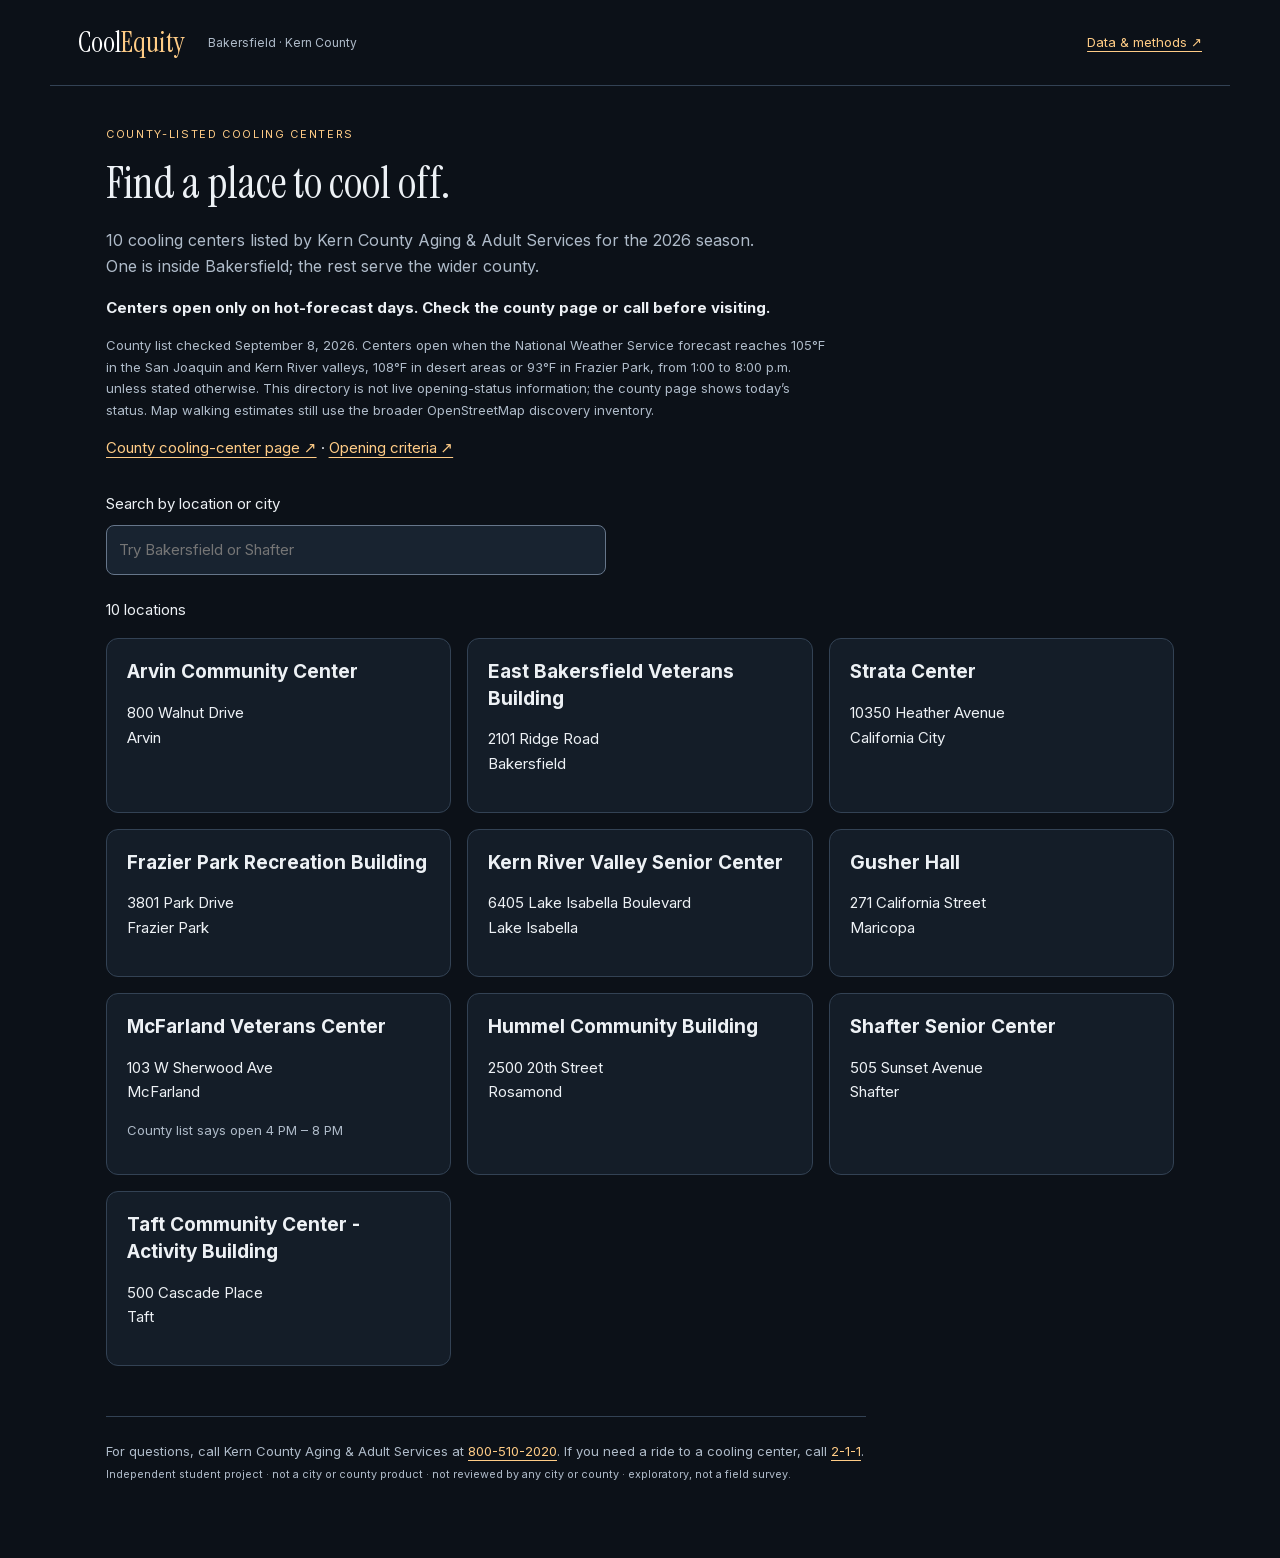
<file: app/cooling.html>
<!doctype html><html lang="en"><head><meta charset="utf-8"><meta name="viewport" content="width=device-width,initial-scale=1"><title>County-listed cooling locations · CoolEquity</title><link rel="stylesheet" href="guide.css"><style>.hero{padding:28px 0 16px}.hero h1{font-size:44px}.hero .lede{font-size:16px}.directory{display:grid;grid-template-columns:repeat(auto-fit,minmax(260px,1fr));gap:16px}.site{padding:20px;margin:0}.site h2{margin-top:0}.directory-search{width:100%;max-width:500px;padding:12px;border:1px solid #66768a;border-radius:8px;background:#182330;color:white;font:inherit;margin:8px 0}.source-note{font-size:13px;color:var(--muted);max-width:720px}.directory a{display:inline-block;padding:8px 0}label{display:block}</style></head><body><a class="skip" href="#directory">Skip to locations</a><header><a class="logo" href="./">Cool<span>Equity</span></a><span>Bakersfield · Kern County</span><a class="back" href="guide.html#access">Data &amp; methods ↗</a></header><main><section class="hero"><p class="eyebrow">COUNTY-LISTED COOLING CENTERS</p><h1>Find a place to cool off.</h1><p class="lede">10 cooling centers listed by Kern County Aging &amp; Adult Services for the 2026 season. One is inside Bakersfield; the rest serve the wider county.</p><p><strong>Centers open only on hot-forecast days. Check the county page or call before visiting.</strong></p><p class="source-note">County list checked September 8, 2026. Centers open when the National Weather Service forecast reaches 105°F in the San Joaquin and Kern River valleys, 108°F in desert areas or 93°F in Frazier Park, from 1:00 to 8:00 p.m. unless stated otherwise. This directory is not live opening-status information; the county page shows today’s status. Map walking estimates still use the broader OpenStreetMap discovery inventory.</p><p><a href="https://www.kerncounty.com/government/aging-adult-services/services/cooling-centers">County cooling-center page ↗</a> · <a href="https://www.kerncounty.com/government/aging-adult-services/services/cooling-centers/cooling-center-criteria">Opening criteria ↗</a></p></section><label for="find-site">Search by location or city</label><input class="directory-search" id="find-site" type="search" placeholder="Try Bakersfield or Shafter"><p id="count" role="status">10 locations</p><section id="directory" class="directory" aria-label="County-listed locations"><article class="site"><h2>Arvin Community Center</h2><p>800 Walnut Drive<br>Arvin</p></article><article class="site"><h2>East Bakersfield Veterans Building</h2><p>2101 Ridge Road<br>Bakersfield</p></article><article class="site"><h2>Strata Center</h2><p>10350 Heather Avenue<br>California City</p></article><article class="site"><h2>Frazier Park Recreation Building</h2><p>3801 Park Drive<br>Frazier Park</p></article><article class="site"><h2>Kern River Valley Senior Center</h2><p>6405 Lake Isabella Boulevard<br>Lake Isabella</p></article><article class="site"><h2>Gusher Hall</h2><p>271 California Street<br>Maricopa</p></article><article class="site"><h2>McFarland Veterans Center</h2><p>103 W Sherwood Ave<br>McFarland</p><p class="source-note">County list says open 4 PM – 8 PM</p></article><article class="site"><h2>Hummel Community Building</h2><p>2500 20th Street<br>Rosamond</p></article><article class="site"><h2>Shafter Senior Center</h2><p>505 Sunset Avenue<br>Shafter</p></article><article class="site"><h2>Taft Community Center - Activity Building</h2><p>500 Cascade Place<br>Taft</p></article></section><p id="none" hidden>No matching location. Try a city name or clear the search.</p><footer>For questions, call Kern County Aging &amp; Adult Services at <a href="tel:8005102020">800-510-2020</a>. If you need a ride to a cooling center, call <a href="tel:211">2-1-1</a>.<br><small>Independent student project · not a city or county product · not reviewed by any city or county · exploratory, not a field survey.</small></footer></main><script>const sites=[...document.querySelectorAll('.site')];document.getElementById('find-site').addEventListener('input',e=>{const q=e.target.value.toLowerCase().trim();let n=0;sites.forEach(s=>{s.hidden=!s.textContent.toLowerCase().includes(q);if(!s.hidden)n++;});document.getElementById('count').textContent=n+' of 10 locations';document.getElementById('none').hidden=n>0;});</script></body></html>
</file>
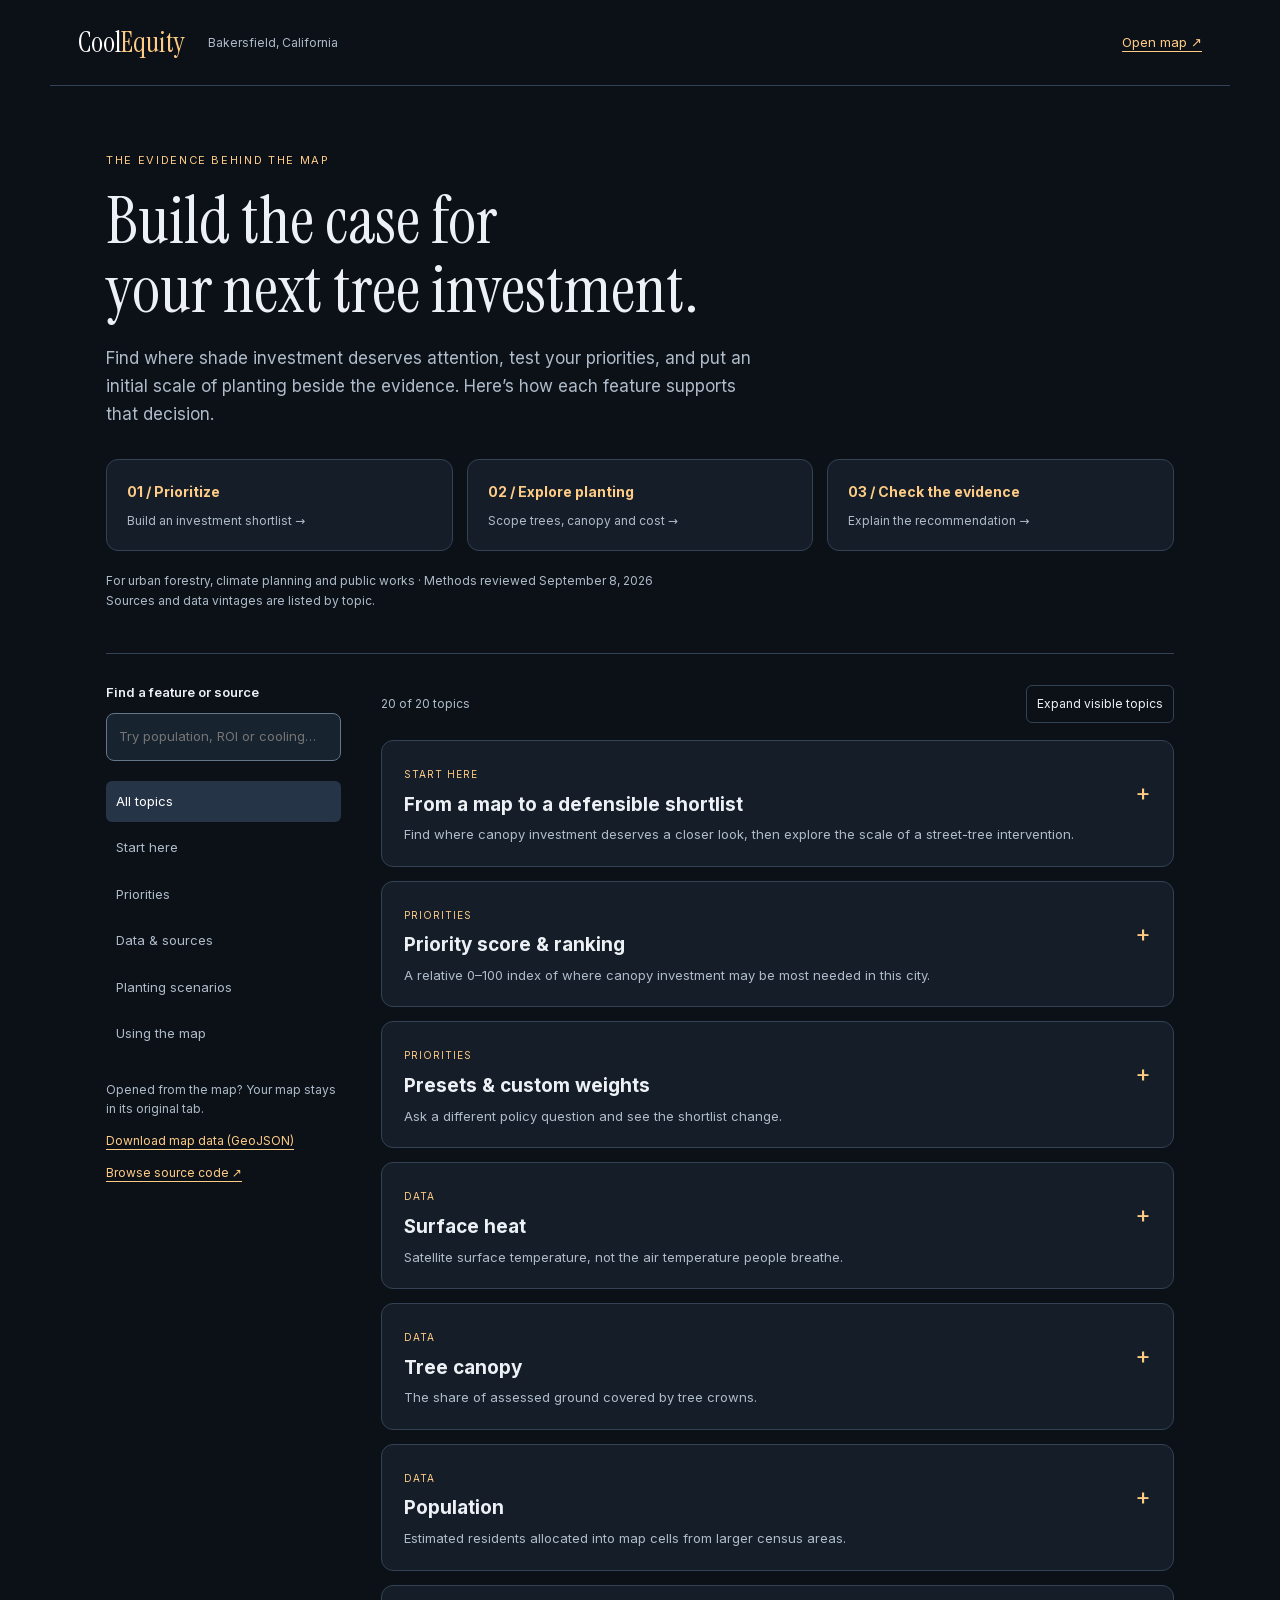
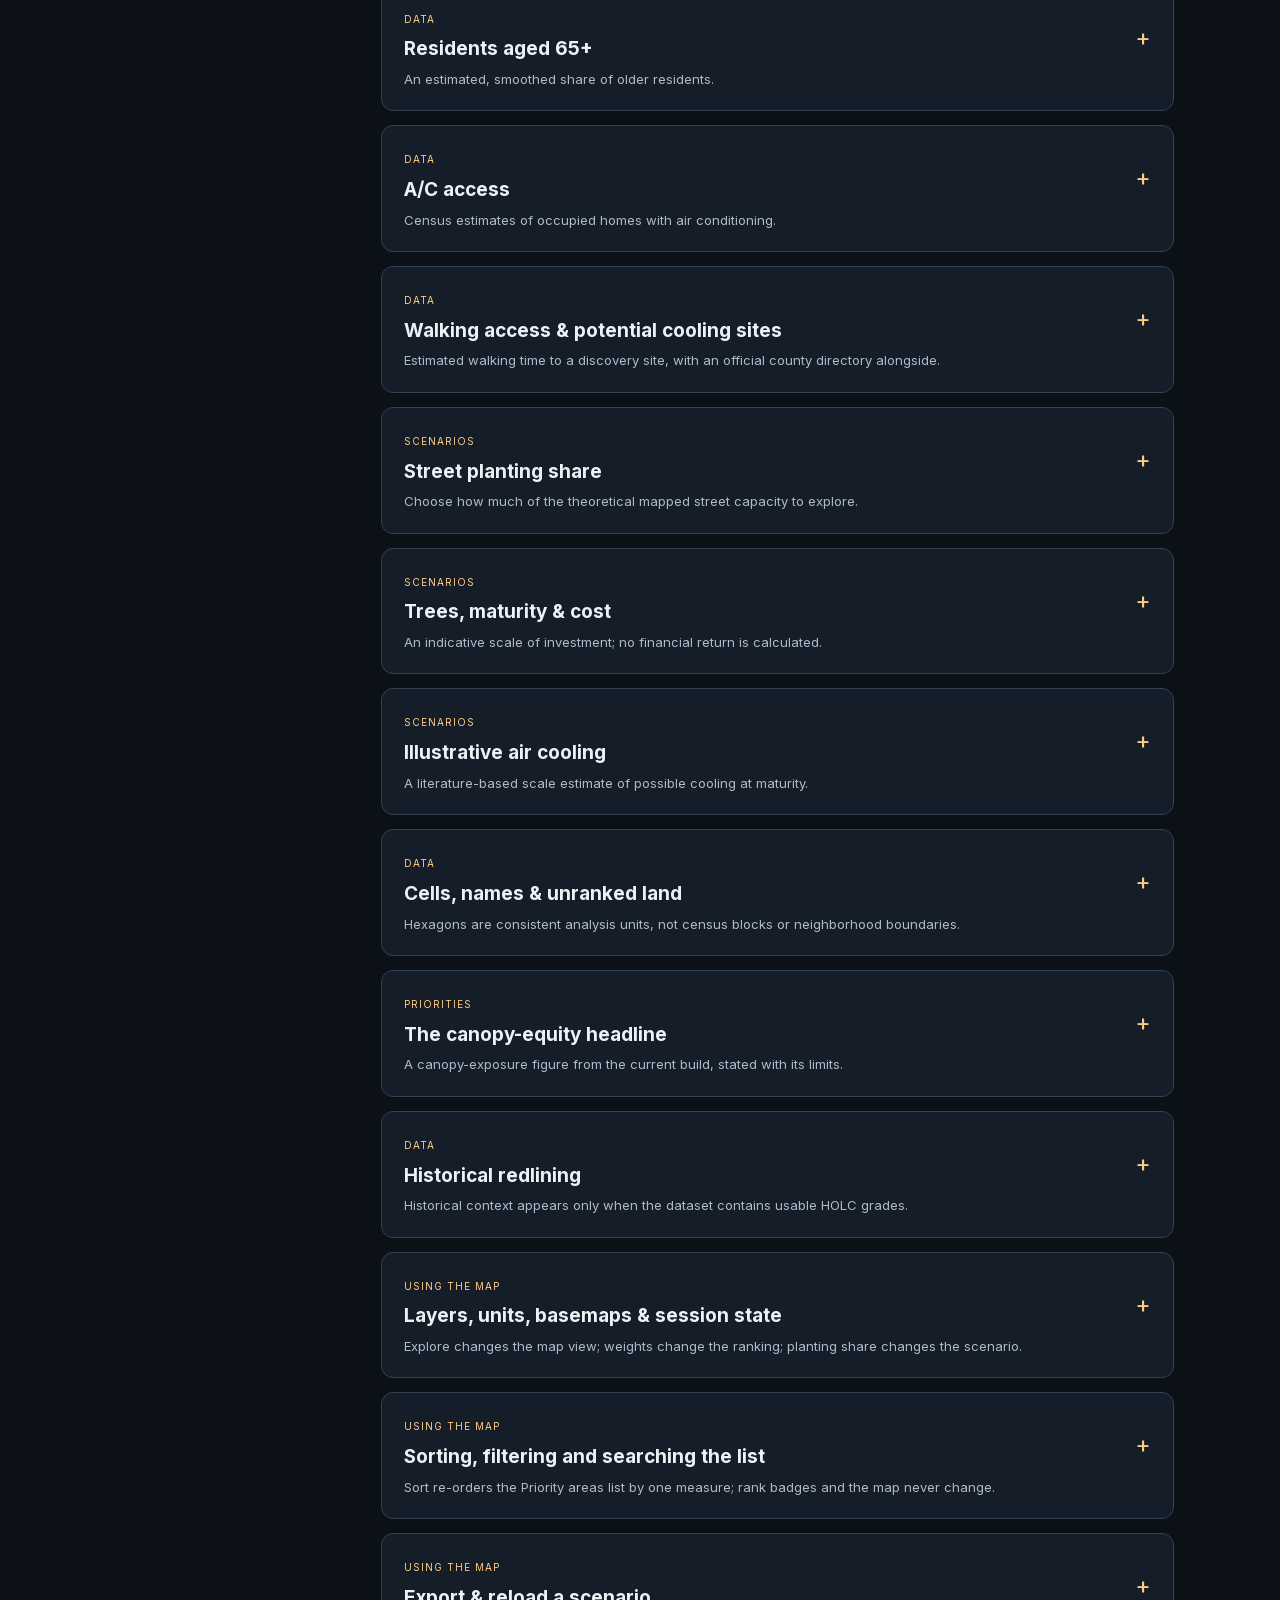
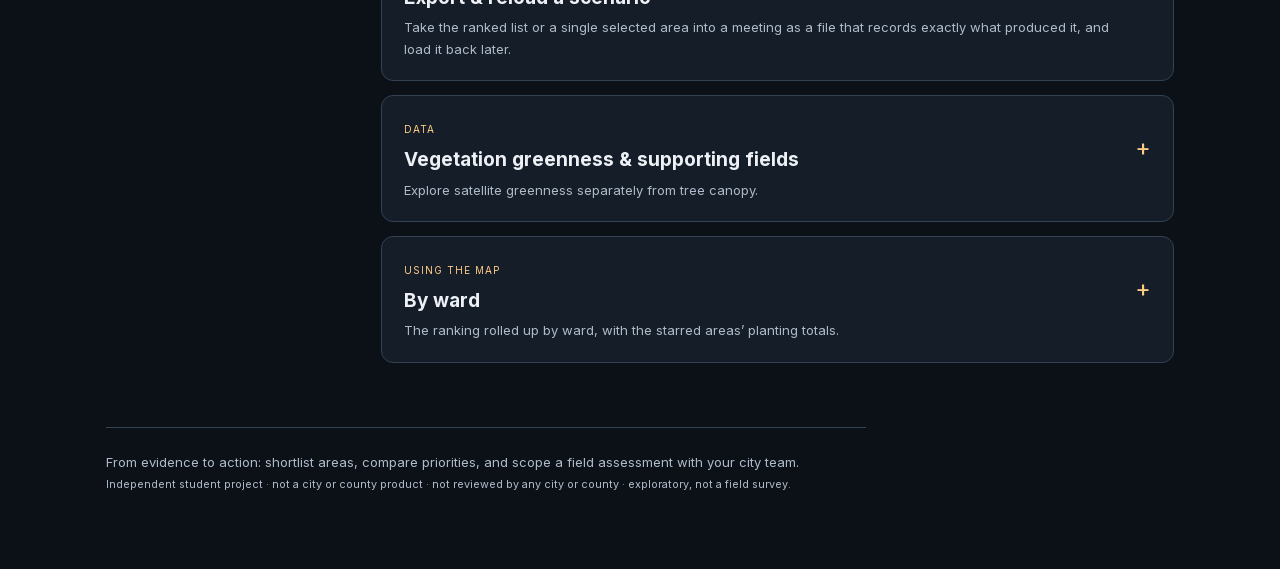
<file: app/guide.html>
<!doctype html><html lang="en"><head><meta charset="utf-8"><meta name="viewport" content="width=device-width,initial-scale=1"><title>Data & methods · CoolEquity Bakersfield</title><link rel="stylesheet" href="guide.css"></head><body><a class="skip" href="#topics">Skip to topics</a><header><a class="logo" href="./">Cool<span>Equity</span></a><span>Bakersfield, California</span><a class="back" href="./">Open map ↗</a></header><main><section class="hero"><p class="eyebrow">THE EVIDENCE BEHIND THE MAP</p><h1>Build the case for<br>your next tree investment.</h1><p class="lede">Find where shade investment deserves attention, test your priorities, and put an initial scale of planting beside the evidence. Here’s how each feature supports that decision.</p><div class="cards"><a href="#score"><b>01 / Prioritize</b><span>Build an investment shortlist →</span></a><a href="#planting"><b>02 / Explore planting</b><span>Scope trees, canopy and cost →</span></a><a href="#pop"><b>03 / Check the evidence</b><span>Explain the recommendation →</span></a></div><p class="scope">For urban forestry, climate planning and public works · Methods reviewed September 8, 2026<br>Sources and data vintages are listed by topic.</p></section><div class="layout"><aside class="contents"><label for="search">Find a feature or source</label><input id="search" type="search" placeholder="Try population, ROI or cooling…"><nav aria-label="Guide categories"><button type="button" data-filter="all" aria-pressed="true">All topics</button><button type="button" data-filter="Start here" aria-pressed="false">Start here</button><button type="button" data-filter="Priorities" aria-pressed="false">Priorities</button><button type="button" data-filter="Data" aria-pressed="false">Data & sources</button><button type="button" data-filter="Scenarios" aria-pressed="false">Planting scenarios</button><button type="button" data-filter="Using the map" aria-pressed="false">Using the map</button></nav><p>Opened from the map? Your map stays in its original tab.</p><a href="../data/bakersfield.geojson" download>Download map data (GeoJSON)</a><a href="https://github.com/advikar/coolequity/tree/bakersfield">Browse source code ↗</a></aside><section id="topics" tabindex="-1"><div class="results"><p id="count" role="status"></p><button id="expand" type="button">Expand visible topics</button></div>
<article data-tag="Start here" id="overview"><details><summary><span class="tag">Start here</span><h2>From a map to a defensible shortlist</h2><p>Find where canopy investment deserves a closer look, then explore the scale of a street-tree intervention.</p></summary><div class="answer"><h3>Use it to</h3><p class="outcome">Turn a citywide canopy and heat map into a focused conversation about where to invest. A city team can shortlist areas for field assessment, compare policy priorities, and estimate the scale of a street-tree program in one place.</p><h3>Why this approach</h3><p>We bring canopy, residents and home-cooling context onto the same grid so staff can compare areas without assembling separate maps. The workflow connects a priority to its evidence and a planting scenario.</p><details class="technical"><summary>Source &amp; calculation details</summary><div>1. Choose a ranked area. 2. Read its metrics. 3. Adjust the planting share. Use Explore to compare layers or change ranking weights. The map, list and score breakdown update together.</div></details><p class="planning-note"><strong>Planning note</strong> Use the shortlist to scope an assessment; confirm site feasibility and local costs before committing funds.</p><div class="sources"><a href="https://github.com/advikar/coolequity/blob/bakersfield/README.md">Project and scope ↗</a></div><a class="permalink" href="#overview">Link to this topic</a></div></details></article>

<article data-tag="Priorities" id="score"><details><summary><span class="tag">Priorities</span><h2>Priority score & ranking</h2><p>A relative 0–100 index of where canopy investment may be most needed in this city.</p></summary><div class="answer"><h3>Use it to</h3><p class="outcome">Build a first-round investment shortlist that accounts for both missing shade and the people living with it. Open any area to explain the drivers behind its position in a budget or program-scoping discussion.</p><h3>Why this approach</h3><p>An additive score makes each input’s contribution inspectable. Surface heat carries the largest default share because Bakersfield is one flat valley climate, so a hotter cell is a hotter place to live rather than a different climate; missing canopy, A/C and age add resident context. Population adjusts potential reach. These are explicit project policy choices, not externally prescribed weights.</p><details class="technical"><summary>Source &amp; calculation details</summary><div>Defaults: 35% surface heat + 25% missing canopy + 25% lack of A/C + 15% age 65+. Inputs are scaled to 0–1; protective inputs enter as 1 − scaled value. Multiply the sum by (0.55 + 0.45 × scaled population), then rescale residential results to 0–100. The pipeline clips the low-need tail: heat and age at p2, canopy and A/C at p98; population saturates at p98. Exact endpoints ship in the GeoJSON norm object.</div></details><p class="planning-note"><strong>Planning note</strong> Scores compare residential cells within this city; they are not health-risk probabilities or cross-city rankings.</p><div class="sources"><a href="https://github.com/advikar/coolequity/blob/bakersfield/pipeline/05_score.py">Score implementation ↗</a><a href="https://github.com/advikar/coolequity/blob/bakersfield/pipeline/config.py">Default weights ↗</a></div><a class="permalink" href="#score">Link to this topic</a></div></details></article>

<article data-tag="Priorities" id="weights"><details><summary><span class="tag">Priorities</span><h2>Presets & custom weights</h2><p>Ask a different policy question and see the shortlist change.</p></summary><div class="answer"><h3>Use it to</h3><p class="outcome">Test whether a proposed focus area remains a priority when staff emphasize shade, older residents or access to cooling. Use presets to structure a policy discussion instead of treating one ranking as the only answer.</p><h3>Why this approach</h3><p>Editable weights expose the value judgments behind a composite index. The JRC’s guidance supports examining rankings under alternative assumptions; it does not endorse our particular presets. Normalizing weights keeps their relative contribution explicit.</p><details class="technical"><summary>Source &amp; calculation details</summary><div>Recommended mix is the shipped model. Trees only isolates tree cover and population. Heat first leans on surface heat. Older residents emphasizes age; Homes without A/C emphasizes A/C; Far from cooling adds walking time. Most people raises the population multiplier. Input sliders are normalized to sum to 100%; the population slider changes the separate multiplier. Reset restores the defaults.</div></details><h3 id="popweight">Count people more (the population multiplier)</h3><p>The four condition sliders say <em>what</em> counts; this slider says how much the <em>number of residents</em> counts. Each area first gets a need figure from its conditions. That figure is then multiplied by a factor that runs from (1 − P) for the least-populated area up to 1 for the most-populated, where P is the slider. At P = 0% every area is judged on conditions alone. At the recommended 45%, the most-populated area counts about 1.8× the least. At 100%, an area with almost no residents scores near zero whatever its heat or shade, because there is almost nobody there to help. Population is normalised between the 2nd and 98th percentile of ranked areas, so one very crowded area does not flatten everyone else.</p><details class="technical"><summary>Worked example</summary><div>Two areas with the same conditions score 0.60 before population. One holds 40 residents (near the bottom of the range), the other 2,400 (near the top). At P = 45% the first is multiplied by about 0.55 and the second by about 1.0, so they score 0.33 and 0.60: the populous area ranks well ahead. At P = 0% both stay at 0.60 and tie. At P = 90% the small one falls to 0.06.</div></details><p class="planning-note"><strong>Planning note</strong> Presets represent alternative priorities. They change rankings, not planting costs.</p><div class="sources"><a href="https://knowledge4policy.ec.europa.eu/composite-indicators/toolkit_en/navigation-page/10-step-guide_en/step-8-sensitivity-analysis_en">JRC: sensitivity analysis ↗</a><a href="https://github.com/advikar/coolequity/blob/bakersfield/app/index.html">Live scoring and presets ↗</a></div><a class="permalink" href="#weights">Link to this topic</a></div></details></article>

<article data-tag="Data" id="lst"><details><summary><span class="tag">Data</span><h2>Surface heat</h2><p>Satellite surface temperature, not the air temperature people breathe.</p></summary><div class="answer"><h3>Use it to</h3><p class="outcome">See the outdoor thermal context around proposed investments and compare it with canopy gaps. The separate heat view helps staff distinguish a shade-priority question from a surface-heat question.</p><h3>Why this approach</h3><p>Landsat provides a repeatable, spatially consistent thermal record. Summer medians reduce dependence on a single scene. Heat carries the largest default weight here because Bakersfield is one flat valley floor with no marine gradient, so within-city surface-temperature comparisons compare like with like. Contra Costa, by contrast, leaves heat unscored.</p><details class="technical"><summary>Source &amp; calculation details</summary><div>Landsat 8/9 Collection 2 surface-temperature band ST_B10, via Planetary Computer; medians of summer scenes in 2022–2024. Mid-morning overpasses sample particular clear-sky days, not the hottest afternoon or a continuous record.</div></details><p class="planning-note"><strong>Planning note</strong> Surface temperature is not air temperature or a live heat alert. Current scenes cover summers 2022–2024.</p><div class="sources"><a href="https://www.usgs.gov/faqs/what-are-band-designations-landsat-satellites">USGS: Landsat bands ↗</a><a href="https://github.com/advikar/coolequity/blob/bakersfield/pipeline/02_satellite.py">Satellite pipeline ↗</a><a href="https://planetarycomputer.microsoft.com/dataset/landsat-c2-l2">Landsat collection ↗</a></div><a class="permalink" href="#lst">Link to this topic</a></div></details></article>

<article data-tag="Data" id="green"><details><summary><span class="tag">Data</span><h2>Tree canopy</h2><p>The share of assessed ground covered by tree crowns.</p></summary><div class="answer"><h3>Use it to</h3><p class="outcome">Locate shade deficits and establish a baseline for scoping a canopy assessment. Staff can compare canopy coverage across candidate areas before choosing where to investigate street-tree opportunities.</p><h3>Why this approach</h3><p>The USFS/CAL FIRE aerial canopy classification targets tree crowns, which fits a shade-investment question more directly than general greenness. Equal-area aggregation preserves ground-area proportions; the assessed urban boundary defines the denominator.</p><details class="technical"><summary>Source &amp; calculation details</summary><div>Primary layer: USFS/CAL FIRE California Urban Tree Canopy, 2022 NAIP aerial classification at 0.6 m native resolution. The pipeline aggregates canopy pixels in equal-area coordinates and clips denominators to assessed urban boundaries. Rural fringe uses the Meta/WRI canopy-height fallback where available. Where canopy remains missing, the pipeline retains Sentinel-2 vegetation; green_src identifies canopy versus ndvi in the exported data. The refreshed build has 3,788 canopy-backed residential cells (2,309 from the 2022 aerial product, 1,479 from the legacy height model) and no vegetation-proxy residential cells. canopy_source distinguishes usfs-2022, chm-legacy and none; coverage_frac gives the assessed share where known. Legacy height-map coverage is unknown. The tree-canopy layer renders missing canopy in gray; the separate greenness layer covers all cells.</div></details><p class="planning-note"><strong>Planning note</strong> Canopy coverage uses aerial and height-map sources; 1,479 ranked cells on the rural fringe rely on the legacy height model, labeled in cell details. Percentages describe assessed cover, not individual trees or verified planting space.</p><div class="sources"><a href="https://cdnverify.bof.fire.ca.gov/media/xs2oiyts/full-8-may-2025-director-s-report.pdf#page=3">CAL FIRE: canopy product announcement ↗</a><a href="https://www.fs.usda.gov/r05/state-private-tribal/california-urban-canopy-data">USFS source ↗</a><a href="https://github.com/advikar/coolequity/blob/bakersfield/pipeline/02d_canopy_usfs.py">Aggregation and fallback ↗</a></div><a class="permalink" href="#green">Link to this topic</a></div></details></article>

<article data-tag="Data" id="pop"><details><summary><span class="tag">Data</span><h2>Population</h2><p>Estimated residents allocated into map cells from larger census areas.</p></summary><div class="answer"><h3>Use it to</h3><p class="outcome">Bring the scale of resident need into investment decisions. Population helps distinguish a sparsely occupied canopy gap from an area where a similar gap affects the surroundings of many more residents.</p><h3>Why this approach</h3><p>ACS five-year data supplies population, age and income on a consistent small-area geography. In Bakersfield, population is allocated by overlap area; no building-footprint weighting is used in this build.</p><details class="technical"><summary>Source &amp; calculation details</summary><div>ACS 2024 five-year estimates (2020–2024), at block-group level, intersected with the city and cells. Bakersfield allocates population by overlap area after clipping block-group pieces to the city limits, so residents outside the city are not assigned to edge cells; no building-footprint file is used, so no dasymetric weighting applies.</div></details><p class="planning-note"><strong>Planning note</strong> Cell populations are allocated estimates, not household counts. Published ACS margins of error are retained with the source data; they are not yet propagated into score uncertainty.</p><div class="sources"><a href="https://github.com/advikar/coolequity/blob/bakersfield/pipeline/03_census.py">Census aggregation ↗</a><a href="https://www.census.gov/programs-surveys/acs/data.html">ACS 2024 data ↗</a></div><a class="permalink" href="#pop">Link to this topic</a></div></details></article>

<article data-tag="Data" id="pct65"><details><summary><span class="tag">Data</span><h2>Residents aged 65+</h2><p>An estimated, smoothed share of older residents.</p></summary><div class="answer"><h3>Use it to</h3><p class="outcome">Bring older residents into the shortlist for shade investment and outreach planning. The seniors preset lets staff see how prioritizing this population changes the areas they would investigate first.</p><h3>Why this approach</h3><p>CDC identifies adults aged 65+ as more susceptible to heat-related problems, supporting age as one input. The project smooths small-cell percentages to avoid unstable extremes; the 100-person smoothing strength is a design choice, not a CDC recommendation.</p><details class="technical"><summary>Source &amp; calculation details</summary><div>Start with ACS block-group population aged 65+, allocate to cells, then smooth: (estimated residents 65+ + 100 × citywide age-65+ fraction) ÷ (cell population + 100). The displayed percentage and score use this smoothed result.</div></details><p class="planning-note"><strong>Planning note</strong> Shares are smoothed area estimates. They do not identify individual residents or their health needs.</p><div class="sources"><a href="https://www.cdc.gov/heat-health/risk-factors/heat-and-older-adults-aged-65.html">CDC: older adults and heat ↗</a><a href="https://github.com/advikar/coolequity/blob/bakersfield/pipeline/05_score.py">Age smoothing ↗</a><a href="https://github.com/advikar/coolequity/blob/bakersfield/pipeline/03_census.py">Demographic allocation ↗</a></div><a class="permalink" href="#pct65">Link to this topic</a></div></details></article>

<article data-tag="Data" id="ac"><details><summary><span class="tag">Data</span><h2>A/C access</h2><p>Census estimates of occupied homes with air conditioning.</p></summary><div class="answer"><h3>Use it to</h3><p class="outcome">Identify areas where limited home cooling adds a reason to investigate shade and public cooling access. This gives the investment discussion a housing dimension alongside canopy and population.</p><h3>Why this approach</h3><p>Census LACE combines AHS air-conditioning information with the ACS’s geographic coverage to estimate prevalence at tract scale. We chose it to use a documented, cooling-specific national product instead of treating local income rank as A/C availability.</p><details class="technical"><summary>Source &amp; calculation details</summary><div>US Census LACE 2023 AC_PE, joined by tract and aggregated using allocated occupied housing units from ACS 2024 B25003_001E. Each overlap contributes occupied homes × overlap fraction; A/C homes = that count × tract rate / 100. The cell rate is summed A/C homes ÷ summed occupied homes × 100. LACE is an experimental modeled product drawing on the American Housing Survey and ACS. The pipeline retains an income-rank fallback where estimates are unavailable; ac_src now explicitly records lace or income-model. ac_coverage records the share of allocated occupied homes with a valid LACE estimate; incomplete coverage does not become a zero-A/C observation. All 3,788 ranked residential cells are LACE-backed; 10 one-resident cells whose source block groups report no occupied homes use the population-weighted tract rate instead (ac_src = lace-pop). A/C prevalence is nearly uniform in Bakersfield (96.5–100% across ranked cells, median 99.8%), so it carries little ranking signal.</div></details><p class="planning-note"><strong>Planning note</strong> Experimental tract estimates, weighted by occupied homes. It does not establish working or affordable A/C in a particular home.</p><div class="sources"><a href="https://www2.census.gov/programs-surveys/demo/technical-documentation/lace/2023-LACE-Quick-Guide.pdf">Census: LACE technical guide ↗</a><a href="https://www.census.gov/data/experimental-data-products/lace.html">Census LACE ↗</a><a href="https://github.com/advikar/coolequity/blob/bakersfield/pipeline/03_census.py">Join and fallback ↗</a></div><a class="permalink" href="#ac">Link to this topic</a></div></details></article>

<article data-tag="Data" id="access"><details><summary><span class="tag">Data</span><h2>Walking access & potential cooling sites</h2><p>Estimated walking time to a discovery site, with an official county directory alongside.</p></summary><div class="answer"><h3>Use it to</h3><p class="outcome">Screen for areas where residents may face a long walk to a potential cooling facility. Use the map to focus a facility-verification exercise or a discussion about where additional relief may be needed.</p><h3>Why this approach</h3><p>OSM provides facility locations and a pedestrian graph in a common, reproducible source. Shortest-path routing represents mapped street connections more realistically than straight-line distance alone. This is a facility-access screen, not an emergency service directory.</p><details class="technical"><summary>Source &amp; calculation details</summary><div>The city file contains 39 mapped sites across library, community center, pool and senior/shelter categories. The walking pipeline uses an OSM pedestrian graph, multi-source shortest paths, straight-line snap distances at both ends, and 4.8 km/h. Revised September 9, 2026: streets tagged access=private (gated and private subdivisions) are now part of the graph, because residents can walk out of their own subdivision, and each cell centre and each site is joined to its eight nearest network nodes with the best door-to-door total kept, so a point no longer snaps to an isolated footpath when a street is a few metres further. A cell whose only nearby network is a fragment (fewer than 40 nodes within 2 km, such as farm tracks) is treated as off-network and shows the straight-line estimate, labelled. In this city 1,142 residential cells got a shorter estimate (median 68 → 61 min), 45 cells the network does not reach show a straight-line estimate instead and say so, and 62 cells carry a detour-review flag because the route is more than three times the straight line (a barrier, or a remaining map gap). The shipped model puts no weight on walking time, so no score or rank changed. All 4,054 cells in the current overlay CSV are routed; 2,081 carry an approach-review flag because the cell-to-network connection exceeds 100 m.</div></details><p class="planning-note"><strong>Planning note</strong> Verify designation, hours, fees and accessibility. Category filters change markers only; walking estimates remain based on all mapped sites.</p><p><a href="cooling.html">County-listed cooling centers and contacts ↗</a></p><p class="planning-note">Kern County Aging &amp; Adult Services lists 10 cooling centers for the 2026 season, one inside Bakersfield, which open 1–8 p.m. only when the forecast reaches county thresholds. The directory is not an open-now feed; the county page shows today’s status. No mapped discovery site is currently excluded for lacking A/C. access_snap_m records the straight-line cell-to-network connection; connections over 100 m are flagged for approach review, without implying that shorter approaches are verified. Walking estimates use all 39 discovery sites, not just the official directory.</p><div class="sources"><a href="https://www.kerncounty.com/government/aging-adult-services/services/cooling-centers">County: cooling centers ↗</a><a href="https://github.com/advikar/coolequity/blob/bakersfield/pipeline/04b_routed_access.py">Routing method ↗</a><a href="https://github.com/advikar/coolequity/blob/bakersfield/pipeline/04_overlays.py">Site selection ↗</a><a href="https://www.openstreetmap.org/about">OpenStreetMap ↗</a></div><a class="permalink" href="#access">Link to this topic</a></div></details></article>

<article data-tag="Scenarios" id="planting"><details><summary><span class="tag">Scenarios</span><h2>Street planting share</h2><p>Choose how much of the theoretical mapped street capacity to explore.</p></summary><div class="answer"><h3>Use it to</h3><p class="outcome">Translate a priority area into a concrete program-scale question: what would planting a quarter, half or all of the mapped street capacity involve? Compare tree counts, canopy gain and indicative cost before commissioning site surveys.</p><h3>Why this approach</h3><p>Street length connects the scenario to a physical intervention that a public-works team can investigate. Both sides at 10 m spacing gives a transparent, repeatable capacity assumption. It is a project scenario convention, not a verified spacing requirement for every street.</p><details class="technical"><summary>Source &amp; calculation details</summary><div>Capacity = floor(mapped eligible street centerline meters × 2 ÷ 10). Trees = round(capacity × selected share / 100), capped by cell area minus known aerial canopy area, divided by 40 m². With a usable whole-cell baseline, its remaining-canopy ceiling also applies. Added canopy percentage points = trees × 40 ÷ cell area × 100. A change from 10% to 15% canopy is +5 percentage points, not a 5% relative increase. Scenarios require mapped street capacity, not 99% accuracy. Tree counts, cost, added canopy and illustrative air cooling are conditional on feasible planting and new, non-overlapping crowns. The remaining-area ceiling subtracts known aerial canopy without extrapolating partial coverage over unassessed land. A whole-cell current-to-future canopy total is shown only with at least 99% aerial coverage; otherwise only added canopy is shown. The slider starts at 25%; zero means no planting. Choices persist during unit and weight changes for this session.</div></details><p class="planning-note"><strong>Planning note</strong> Capacity is theoretical; confirm ownership, existing trees, utilities and space. Partial and unknown canopy coverage allow conditional scenarios; they do not establish a reliable future total or verified planting capacity.</p><div class="sources"><a href="https://github.com/advikar/coolequity/blob/bakersfield/pipeline/04_overlays.py">Street-length calculation ↗</a><a href="https://github.com/advikar/coolequity/blob/bakersfield/app/index.html">Scenario arithmetic ↗</a></div><a class="permalink" href="#planting">Link to this topic</a></div></details></article>

<article data-tag="Scenarios" id="cost"><details><summary><span class="tag">Scenarios</span><h2>Trees, maturity & cost</h2><p>An indicative scale of investment; no financial return is calculated.</p></summary><div class="answer"><h3>Use it to</h3><p class="outcome">Put an initial scale of investment beside the shortlist. A shared unit-cost and crown-area assumption lets staff compare scenarios consistently and prepare questions for arborists and procurement teams.</p><h3>Why this approach</h3><p>A linear model makes every dollar and canopy increment traceable to the tree count. The $500 cost and 40 m² mature crown are project planning assumptions; no verified Bakersfield bid or species analysis establishes them as locally representative.</p><details class="technical"><summary>Source &amp; calculation details</summary><div>Assume 40 m² of additional mature crown per tree and $500 per planted tree, intended to include roughly three years of establishment care. Scenario cost = trees × $500. Crown area is an assumption, not a detected tree count; additive canopy assumes no overlap.</div></details><p class="planning-note"><strong>Planning note</strong> Indicative cost at assumed maturity; not a bid, lifecycle budget or financial ROI. Growth, survival and crown overlap are not modeled.</p><div class="sources"><a href="https://github.com/advikar/coolequity/blob/bakersfield/app/index.html">Scenario constants ↗</a><a href="https://github.com/advikar/coolequity/blob/bakersfield/DATA_QUALITY.md">Assumption audit ↗</a></div><a class="permalink" href="#cost">Link to this topic</a></div></details></article>

<article data-tag="Scenarios" id="cooling"><details><summary><span class="tag">Scenarios</span><h2>Illustrative air cooling</h2><p>A literature-based scale estimate of possible cooling at maturity.</p></summary><div class="answer"><h3>Use it to</h3><p class="outcome">Connect tree investment to cooler streets and shade where people walk and wait. Added crowns can reduce direct sun and surface heating; the air-cooling number describes a different, area-wide effect and does not capture the full benefit of standing in shade.</p><h3>Why this approach</h3><p>A review of urban cooling simulations estimates about 0.3 °C of afternoon air cooling per 10 percentage points of canopy under clear-sky summer conditions. We use that relationship for an illustrative scenario, separate from the satellite surface-temperature layer.</p><details class="technical"><summary>Source &amp; calculation details</summary><div>Apply 0.3 °C air-temperature reduction per 10 percentage points of added canopy: cooling = canopy gain ÷ 10 × 0.3. Krayenhoff et al. (2021) synthesize higher-quality numerical modeling studies at this approximate scale. The coefficient describes clear-sky summer afternoons, not annual average cooling or a calibrated local response. Fahrenheit differences multiply by 1.8, without adding 32. This is air cooling, not surface cooling. For example, +5 canopy percentage points gives an illustrative 0.15 °C air reduction. Research comparing tree-covered surfaces with built surfaces does not provide a transferable per-tree forecast for this cell; no surface-temperature change is currently modeled.</div></details><p class="planning-note"><strong>Planning note</strong> Literature-based illustration at maturity, not a locally calibrated forecast or a count of residents cooled.</p><div class="sources"><a href="https://doi.org/10.1088/1748-9326/abdcf1">Krayenhoff et al.: cooling simulations review ↗</a><a href="https://www.wri.org/insights/urban-trees-cooling-potential">WRI explanation ↗</a><a href="https://pmc.ncbi.nlm.nih.gov/articles/PMC8611034/">Surface-temperature research ↗</a><a href="https://github.com/advikar/coolequity/blob/bakersfield/app/index.html">Scenario implementation ↗</a></div><a class="permalink" href="#cooling">Link to this topic</a></div></details></article>

<article data-tag="Data" id="geography"><details><summary><span class="tag">Data</span><h2>Cells, names & unranked land</h2><p>Hexagons are consistent analysis units, not census blocks or neighborhood boundaries.</p></summary><div class="answer"><h3>Use it to</h3><p class="outcome">Compare the same geographic units across all map layers. A consistent grid helps staff move from a city overview to an identifiable area for follow-up without changing the unit of analysis.</p><h3>Why this approach</h3><p>H3 cells give each area a stable identifier and allow different source geographies to be combined. Keeping developed and undeveloped cells visible preserves geographic context while residential-only ranking keeps the shortlist aligned with resident priorities.</p><details class="technical"><summary>Source &amp; calculation details</summary><div>H3 resolution 9, about 0.1 km² per cell; exact geodesic areas are stored per cell. Current build: 3,788 residential, 103 developed without residents and 163 undeveloped cells, totaling 4,054. Residential means estimated population ≥ 1. Development uses OSM street-length/building thresholds. Names are approximate OSM locators, sometimes with compass suffixes.</div></details><p class="planning-note"><strong>Planning note</strong> Cells are not census blocks or neighborhood boundaries. Place names are approximate; gray means unranked.</p><div class="sources"><a href="https://github.com/advikar/coolequity/blob/bakersfield/pipeline/01_make_grid.py">Grid ↗</a><a href="https://github.com/advikar/coolequity/blob/bakersfield/pipeline/05_score.py">Classification thresholds ↗</a><a href="https://esa-worldcover.org/en">WorldCover ↗</a></div><a class="permalink" href="#geography">Link to this topic</a></div></details></article>

<article data-tag="Priorities" id="findings"><details><summary><span class="tag">Priorities</span><h2>The canopy-equity headline</h2><p>A canopy-exposure figure from the current build, stated with its limits.</p></summary><div class="answer"><h3>Use it to</h3><p class="outcome">Frame an equity discussion using canopy and resident context, then inspect the candidate areas directly. The figure below is recomputed from the current build; it is an exposure count, not an equity comparison.</p><h3>Why this approach</h3><p>The figure counts estimated residents by the canopy of the cell they live in, independently of the composite score. It uses no income data, so it does not by itself establish an equity gap.</p><details class="technical"><summary>Source &amp; calculation details</summary><div>In the current build, 383,684 of 410,400 estimated residents (93.5%) live in cells with canopy below 15%; the median ranked cell has 3.7% canopy. About 39% of ranked cells use the legacy height model, whose assessed extent is unknown. An income-quartile comparison has not been recomputed for this build; income is not a visible map layer.</div></details><p class="planning-note"><strong>Planning note</strong> The exposure count mixes aerial and legacy canopy sources; recheck on aerial-only cells before quoting it. No income-equity claim is made for Bakersfield in this build.</p><div class="sources"><a href="https://github.com/advikar/coolequity/blob/bakersfield/STATUS.md">Build status ↗</a><a href="https://github.com/advikar/coolequity/blob/bakersfield/pipeline/03_census.py">Census method ↗</a></div><a class="permalink" href="#findings">Link to this topic</a></div></details></article>

<article data-tag="Data" id="holc"><details><summary><span class="tag">Data</span><h2>Historical redlining</h2><p>Historical context appears only when the dataset contains usable HOLC grades.</p></summary><div class="answer"><h3>Use it to</h3><p class="outcome">Keep historical context available where the data supports it, without distracting the current investment workflow with an empty layer.</p><h3>Why this approach</h3><p>The application checks for actual HOLC grades before offering the control. Mapping Inequality is the documented historical source; Bakersfield has no digitised HOLC map there, so this build has no graded cells.</p><details class="technical"><summary>Source &amp; calculation details</summary><div>The Bakersfield map file has no graded cells, so its historical heading and redlining control are hidden. HOLC data elsewhere comes from Mapping Inequality. Walking access remains a separate feature.</div></details><p class="planning-note"><strong>Planning note</strong> No HOLC layer does not imply no history of discrimination.</p><div class="sources"><a href="https://dsl.richmond.edu/panorama/redlining/">Mapping Inequality ↗</a><a href="https://github.com/advikar/coolequity/blob/bakersfield/pipeline/04_overlays.py">Overlay pipeline ↗</a></div><a class="permalink" href="#holc">Link to this topic</a></div></details></article>

<article data-tag="Using the map" id="display"><details><summary><span class="tag">Using the map</span><h2>Layers, units, basemaps & session state</h2><p>Explore changes the map view; weights change the ranking; planting share changes the scenario.</p></summary><div class="answer"><h3>Use it to</h3><p class="outcome">Move from a quick shortlist to detailed exploration at your own pace. Switch layers to inspect evidence, adjust weights to test priorities, and change the planting share to scope an intervention.</p><h3>Why this approach</h3><p>Simple and Explore separate routine review from advanced controls. Units and basemaps change presentation only. Contextual guide links preserve the map in its original tab, so checking a method does not interrupt the scenario.</p><details class="technical"><summary>Source &amp; calculation details</summary><div>Simple shows priorities and a searchable area list. Search approximate place names or cell IDs and use Previous / Next 25 to browse all 3,788 ranked residential cells. Explore exposes layers, presets, weights and site filters. Darker colors generally indicate greater need; tree canopy uses brown for low canopy. Gray and muted cells are unranked. Metric/imperial is display-only. Map/satellite changes background imagery. How to use reopens help at any time; the help card can be dragged, or moved with the arrow keys. Every “i” button opens a short plain-language card with a link to the matching guide topic. Explore is arranged as three numbered steps — what matters most, color the map by, places to cool off — followed by the legend and the priority list, which can be folded away; the ranked list marks how far each area moved whenever the mix is not the recommended one. Reset map returns to the zoomed-out Priority view without touching your mix. Fahrenheit and miles are the default.</div></details><p class="planning-note"><strong>Planning note</strong> Your mix of priorities and the map layer are kept for this browser tab: a reload lands where you were, and the home button returns to the start screen without resetting them. A new tab starts fresh at the start screen. Planting shares last for the current page session.</p><div class="sources"><a href="https://github.com/advikar/coolequity/blob/bakersfield/app/index.html">Application behavior ↗</a></div><a class="permalink" href="#display">Link to this topic</a></div></details></article>

<article data-tag="Using the map" id="sort"><details><summary><span class="tag">Using the map</span><h2>Sorting, filtering and searching the list</h2><p>Sort re-orders the Priority areas list by one measure; rank badges and the map never change.</p></summary><div class="answer"><h3>Use it to</h3><p class="outcome">Read the same ranked list from a different angle: the most people first, the hottest ground first, the least tree cover first, the longest walk first. Filters narrow the list to areas that meet a threshold; search finds one area by name or cell number.</p><h3>Why this approach</h3><p>The rank badge is the answer to the question set under What matters most, so it stays fixed. Sorting is a reading aid, which is why the count line says what the list is sorted by and in which direction whenever it is not in rank order.</p><details class="technical"><summary>Source &amp; calculation details</summary><div><strong>Sort options.</strong> <em>Need</em>: the priority score under the current mix, the same order as the rank badges. <em>Residents</em>: estimated people living in the area (ACS, allocated into the hexagon). <em>Surface heat</em>: summer afternoon land-surface temperature from Landsat. <em>Tree cover</em>: share of assessed land under tree crowns (or the greenness index where no aerial assessment exists). <em>Walk to cooling</em>: estimated minutes on foot to the nearest mapped cool place along the pedestrian network. <em>Age 65+</em>: estimated share of residents aged 65 or older. <strong>Direction.</strong> “Most first” puts the largest value at the top; “least first” the smallest. Tree cover opens least first, every other measure most first, and either can be flipped. <strong>Filters.</strong> Walk over 15 minutes; 500 or more residents; tree cover under 10%; residents aged 65+ at 20% or more; plantable (mapped street capacity exists). Filters combine, and the count line says “matching” instead of “ranked” while any is on. Areas with no value for the chosen measure sort as zero.</div></details><p class="planning-note"><strong>Planning note</strong> A sort is not a ranking. Use What matters most to change what the score rewards; use sort and filters to find areas within the ranking you already have.</p><a class="permalink" href="#sort">Link to this topic</a></div></details></article><article data-tag="Using the map" id="export"><details><summary><span class="tag">Using the map</span><h2>Export &amp; reload a scenario</h2><p>Take the ranked list or a single selected area into a meeting as a file that records exactly what produced it, and load it back later.</p></summary><div class="answer"><h3>Use it to</h3><p class="outcome">Share a shortlist or one area with colleagues, keep a record of the weights and planting share behind a recommendation, and reopen the same view. A CSV opens in a spreadsheet; a JSON file reloads into this map. Nothing is uploaded: files are generated in the browser and saved on your computer.</p><h3>Ranked list — the Export &amp; share section</h3><p><b>Save scenario (JSON)</b> saves the ranked list with the full scenario header, for reopening. <b>Spreadsheet (CSV)</b> saves every ranked cell in the order the current weights put them, one row per cell, with plain column names (see the column key below). <b>Open a saved scenario…</b> reads a scenario file back in and restores the weights, population weighting, any planting shares you set and the selected area; the status line under the buttons says what was loaded and whether the data version matches.</p><h3 id="export-area">Selected area — in the area panel</h3><p><b>Save this area (JSON)</b> and <b>Spreadsheet row (CSV)</b> save one record for the cell you have open: its metrics, where it ranks under the weights in force and under the shipped defaults, the sources and coverage behind each number, and the planting scenario at the share you chose (trees, canopy gain in percentage points, indicative cost, illustrative cooling). Reloading an area file restores the weights and reopens that area.</p><h3>Why this approach</h3><p>A ranking only means something with its weights, assumptions and data version attached, so every export carries them: the weights in force, the population multiplier, the preset if one matches, the planting constants, per-cell source and coverage flags, and the SHA-256 fingerprint of the data file that was loaded. Reloading says plainly if the data version differs.</p><details class="technical"><summary>Source &amp; calculation details</summary><div>rank/score are computed live from the exported weights; rank_recommended_mix/score_recommended_mix are the pipeline defaults shipped with the data. Spreadsheet rows repeat the scenario header (city, timestamp, data fingerprint and version tag, ACS year, preset, population weight and the five weights) as trailing columns so a row can never be separated from the weights that produced it. JSON files add an interpretation note list and the column key. Loading checks the export schema and the city and refuses a mismatch; a different data fingerprint loads with a visible warning because figures may not reproduce. The fingerprint is computed in the browser at load and reads “unavailable” when the page is opened from a local file rather than a server.</div></details><h3 id="export-fields">Column key</h3><p>Spreadsheet columns use the plain names in the first column; scenario (JSON) files use the internal keys in the second and carry this key as <code>field_key</code>.</p><div class="table-wrap"><table class="fields"><thead><tr><th>Spreadsheet column</th><th>JSON key</th><th>Meaning</th></tr></thead><tbody><tr><td><code>cell_id</code></td><td><code>id</code></td><td>Stable number of the hexagon area</td></tr><tr><td><code>area_name</code></td><td><code>name</code></td><td>Nearest mapped place name</td></tr><tr><td><code>area_type</code></td><td><code>place</code></td><td>res = residents ranked; activity = developed, no residents; empty = undeveloped</td></tr><tr><td><code>rank</code></td><td><code>rank</code></td><td>Rank under the priorities in this file (1 = most need)</td></tr><tr><td><code>priority_score_0_100</code></td><td><code>score</code></td><td>Priority score under these priorities, relative within the study area</td></tr><tr><td><code>rank_recommended_mix</code></td><td><code>rank_default</code></td><td>Rank under the recommended mix shipped with the data</td></tr><tr><td><code>score_recommended_mix</code></td><td><code>score_default</code></td><td>Score under the recommended mix</td></tr><tr><td><code>surface_heat_c</code></td><td><code>lst_c</code></td><td>Summer land-surface temperature, °C (satellite)</td></tr><tr><td><code>tree_cover_pct</code></td><td><code>canopy_pct</code></td><td>Tree cover, % of assessed land (or greenness index where tree_cover_source_type = ndvi)</td></tr><tr><td><code>tree_cover_source_type</code></td><td><code>green_src</code></td><td>canopy = aerial assessment; ndvi = satellite greenness stand-in</td></tr><tr><td><code>tree_cover_dataset</code></td><td><code>canopy_source</code></td><td>usfs-2022 aerial classification or chm-legacy height model</td></tr><tr><td><code>tree_cover_year</code></td><td><code>canopy_year</code></td><td>Year of the tree-cover dataset</td></tr><tr><td><code>tree_cover_assessed_fraction</code></td><td><code>coverage_frac</code></td><td>Share of the area the aerial assessment covers (0–1)</td></tr><tr><td><code>tree_cover_quality</code></td><td><code>canopy_quality</code></td><td>full, partial or coverage-unknown</td></tr><tr><td><code>tree_cover_m2</code></td><td><code>canopy_m2</code></td><td>Assessed tree crown area, m²</td></tr><tr><td><code>assessed_area_m2</code></td><td><code>assessed_m2</code></td><td>Land the assessment covers, m²</td></tr><tr><td><code>residents</code></td><td><code>pop</code></td><td>Estimated residents (ACS, allocated into the area)</td></tr><tr><td><code>residents_65_plus_pct</code></td><td><code>pct65</code></td><td>Estimated share of residents aged 65+, %</td></tr><tr><td><code>homes_with_ac_pct</code></td><td><code>ac_pct</code></td><td>Estimated share of homes with air conditioning, %</td></tr><tr><td><code>ac_source</code></td><td><code>ac_src</code></td><td>lace = Census LACE; lace-pop = population-weighted LACE; income-model = fallback estimate</td></tr><tr><td><code>ac_coverage_fraction</code></td><td><code>ac_coverage</code></td><td>Share of homes with a LACE estimate (0–1)</td></tr><tr><td><code>census_acs_year</code></td><td><code>acs_year</code></td><td>ACS five-year vintage</td></tr><tr><td><code>walk_to_cooling_min</code></td><td><code>access_min</code></td><td>Estimated walking minutes to the nearest mapped cool place</td></tr><tr><td><code>walk_to_cooling_km</code></td><td><code>access_km</code></td><td>Estimated walking distance, km</td></tr><tr><td><code>walk_quality_flag</code></td><td><code>access_quality</code></td><td>network-estimate, approach-review (&gt;100 m off-network approach) or detour-review (route far longer than the straight line)</td></tr><tr><td><code>walk_network_connection_m</code></td><td><code>access_snap_m</code></td><td>Straight-line metres from the area centre to the walking network</td></tr><tr><td><code>area_m2</code></td><td><code>area_m2</code></td><td>Area of the hexagon, m²</td></tr><tr><td><code>plantable_street_m</code></td><td><code>street_m</code></td><td>Mapped street centreline available for planting, m</td></tr><tr><td><code>planting_scenario_available</code></td><td><code>scenario_ok</code></td><td>true when mapped street capacity exists</td></tr><tr><td><code>tree_cover_baseline_complete</code></td><td><code>canopy_baseline_ok</code></td><td>true when the aerial assessment covers ≥99% of the area</td></tr><tr><td><code>land_cover</code></td><td><code>land</code></td><td>Dominant land cover (ESA WorldCover) for undeveloped areas</td></tr><tr><td><code>redlining_grade</code></td><td><code>holc</code></td><td>1930s HOLC grade A–D where a map exists</td></tr><tr><td><code>planting_share_pct</code></td><td><code>planting_share</code></td><td>Share of street capacity planted in this scenario, %</td></tr><tr><td><code>scenario_trees</code></td><td><code>trees</code></td><td>Trees in this scenario</td></tr><tr><td><code>scenario_tree_cover_gain_points</code></td><td><code>canopy_gain_points</code></td><td>Added tree cover at maturity, percentage points</td></tr><tr><td><code>scenario_cost_usd</code></td><td><code>cost_usd</code></td><td>Indicative cost at $500 per tree</td></tr><tr><td><code>scenario_air_cooling_c</code></td><td><code>cooling_c</code></td><td>Illustrative summer air cooling at maturity, °C</td></tr><tr><td><code>scenario_future_tree_cover_pct</code></td><td><code>future_canopy_pct</code></td><td>Tree cover at maturity, % (only when the baseline is complete)</td></tr><tr><td><code>city</code></td><td><code>city</code></td><td>City slug</td></tr><tr><td><code>dataset_version</code></td><td><code>dataset_version</code></td><td>Data version tag</td></tr><tr><td><code>population_weight</code></td><td><code>population_weight</code></td><td>How strongly population counts (0–1)</td></tr><tr><td><code>weight_hotter_ground</code></td><td><code>w_heat</code></td><td>Share of the ranking given to hotter ground</td></tr><tr><td><code>weight_homes_without_ac</code></td><td><code>w_ac</code></td><td>Share given to homes without A/C</td></tr><tr><td><code>weight_far_from_cooling</code></td><td><code>w_access</code></td><td>Share given to distance from cooling</td></tr><tr><td><code>exported_at</code></td><td><code>exported_at</code></td><td>Export time (ISO 8601)</td></tr><tr><td><code>dataset_sha256</code></td><td><code>dataset_sha256</code></td><td>Fingerprint of the data file</td></tr><tr><td><code>dataset_acs_year</code></td><td><code>dataset_acs_year</code></td><td>ACS vintage of the data file</td></tr><tr><td><code>preset</code></td><td><code>preset</code></td><td>Preset in force, or custom</td></tr><tr><td><code>weight_fewer_trees</code></td><td><code>w_green</code></td><td>Share given to fewer trees</td></tr><tr><td><code>weight_older_residents</code></td><td><code>w_age65</code></td><td>Share given to older residents</td></tr></tbody></table></div><p class="planning-note"><strong>Planning note</strong> An export documents an exploratory scenario. It does not verify planting sites, costs or facility status, and it carries the same limitations as the map it came from.</p><div class="sources"><a href="https://github.com/advikar/coolequity/blob/bakersfield/app/index.html">Export implementation ↗</a><a href="https://github.com/advikar/coolequity/blob/bakersfield/tests/ui-contract.cjs">Export contract test ↗</a></div><a class="permalink" href="#export">Link to this topic</a></div></details></article>

<article data-tag="Data" id="veg"><details><summary><span class="tag">Data</span><h2>Vegetation greenness &amp; supporting fields</h2><p>Explore satellite greenness separately from tree canopy.</p></summary><div class="answer"><h3>Use it to</h3><p class="outcome">Compare living vegetation with tree cover to identify areas worth investigating for shade. A greener area can contain grass or shrubs and still need trees; the two layers help staff ask that question without confusing greenness with canopy.</p><h3>Why this approach</h3><p>Satellite greenness supplies broad vegetation context across the grid, including outside aerial canopy coverage. It is publicly available in Explore, leaving the default priority workflow focused. The active planting calculator uses mapped street length, not the buffered right-of-way area fields.</p><details class="technical"><summary>Source &amp; calculation details</summary><div>The greenness display rescales the legacy veg field from 0–45 to an index of 0–100. The source linearly maps clamped Sentinel-2 NDVI 0.05–0.65 to 0–45; this is an index, not a measured vegetation fraction. Subtracting canopy from it does not estimate lawn or non-tree cover; row_m2 and row_canopy describe buffered street areas in the canopy pipeline. Current planting scenarios use street_m and whole-cell area, not row_m2. canopy_m2 is pixel-derived area for usfs-2022, and an older whole-cell percentage × area estimate for chm-legacy. Assessed extent is unknown for the latter. See canopy_source and canopy_quality before combining sources.</div></details><p class="planning-note"><strong>Planning note</strong> Greenness does not establish percent cover or planting feasibility; exported street-buffer fields do not establish ownership or plantability.</p><div class="sources"><a href="https://github.com/advikar/coolequity/blob/bakersfield/pipeline/02_satellite.py">Vegetation pipeline ↗</a><a href="https://github.com/advikar/coolequity/blob/bakersfield/pipeline/02d_canopy_usfs.py">Canopy output ↗</a><a href="https://github.com/advikar/coolequity/blob/bakersfield/pipeline/05_score.py">Export contract ↗</a></div><a class="permalink" href="#veg">Link to this topic</a></div></details></article>
<article data-tag="Using the map" id="wards"><details><summary><span class="tag">Using the map</span><h2>By ward</h2><p>The ranking rolled up by ward, with the starred areas’ planting totals.</p></summary><div class="answer"><h3>Use it to</h3><p class="outcome">Answer “how many trees are we planting in Ward 5, what does it cost, and how many residents does it reach” in one row, under whatever priorities are in force and with the areas you starred.</p><h3>Why this approach</h3><p>Bakersfield publishes its seven council wards on the city GIS service; the app rolls the ranking up by ward and can outline them on the map. Boundaries are the 2022 redistricting map (council map 5B). Member names are fetched with the boundaries and dated; they change at elections. Each area belongs to the ward containing its centre; areas outside every ward (county islands, unincorporated land, edges) are grouped as such rather than dropped, because their residents are in the ranking. Need per ward is the mean of its areas’ 0–100 index; “top 100” counts its areas among the 100 highest. Trees and cost add up the starred areas at their own planting shares.</p><p class="planning-note"><strong>Planning note</strong> Wards are political boundaries. The need lives where it lives; an even split across wards is a policy choice, not a finding. Boundaries and member names are re-fetched by the pipeline, never edited by hand, and <code>SOURCES.md</code> in the data folder records the fetch.</p><div class="sources"><a href="https://github.com/advikar/coolequity/blob/bakersfield/pipeline/04c_wards.py">Ward stage ↗</a></div><a class="permalink" href="#wards">Link to this topic</a></div></details></article>
<p id="empty" hidden>No topics match. Try a broader term or select All topics.</p></section></div><footer>From evidence to action: shortlist areas, compare priorities, and scope a field assessment with your city team.<br><small>Independent student project · not a city or county product · not reviewed by any city or county · exploratory, not a field survey.</small></footer></main><script src="guide.js"></script></body></html>
</file>
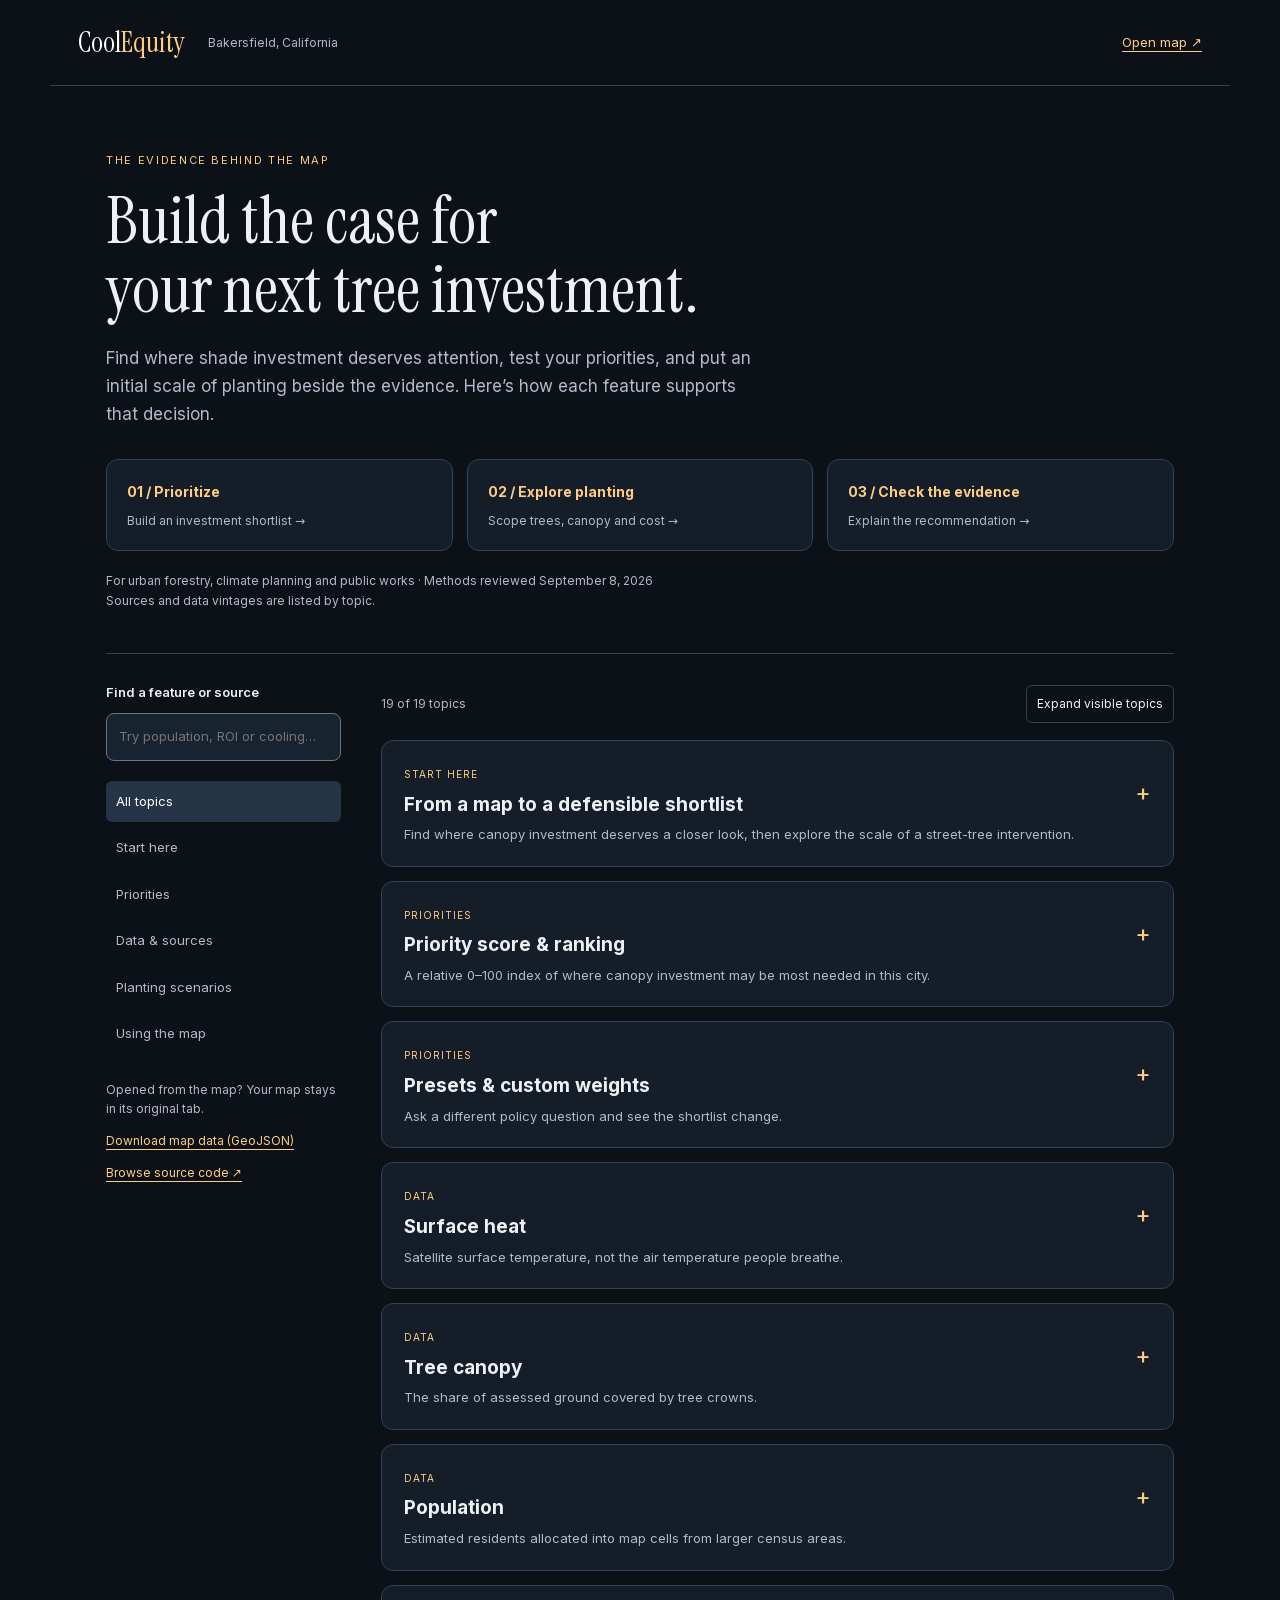
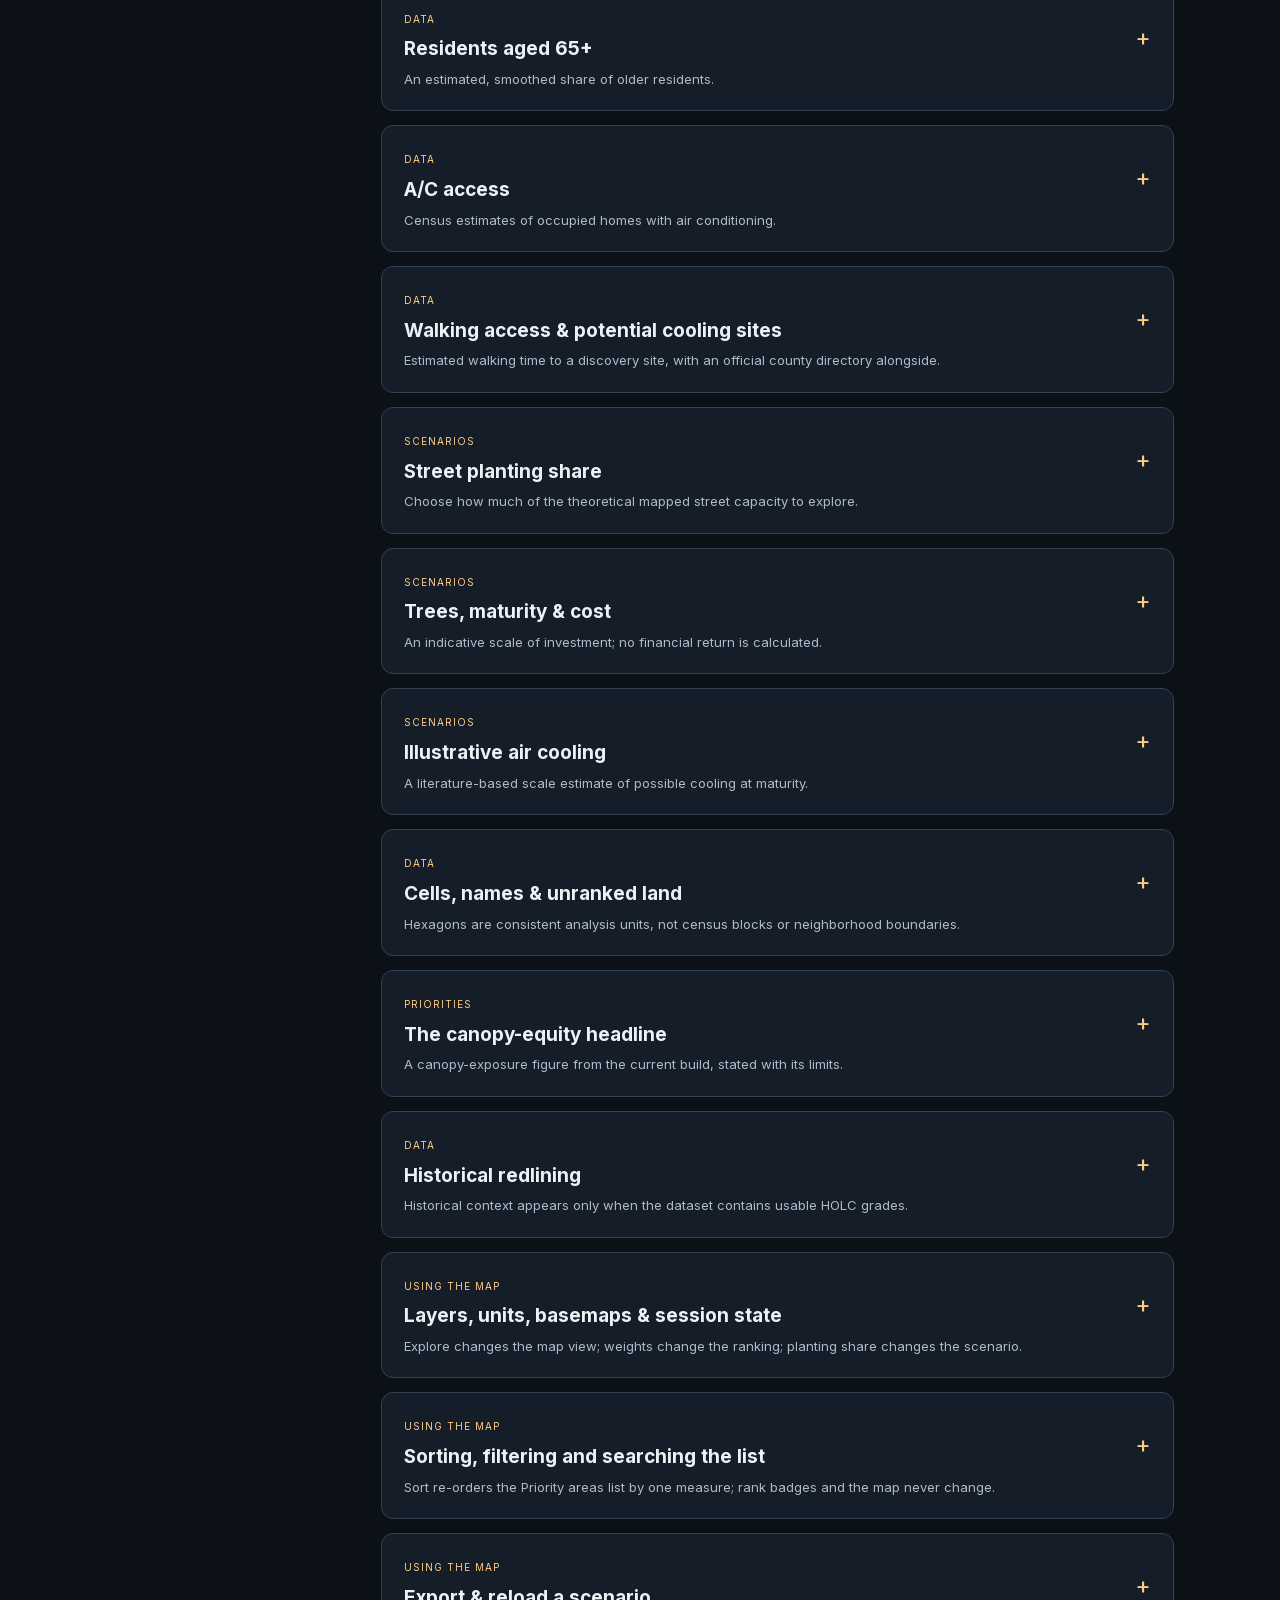
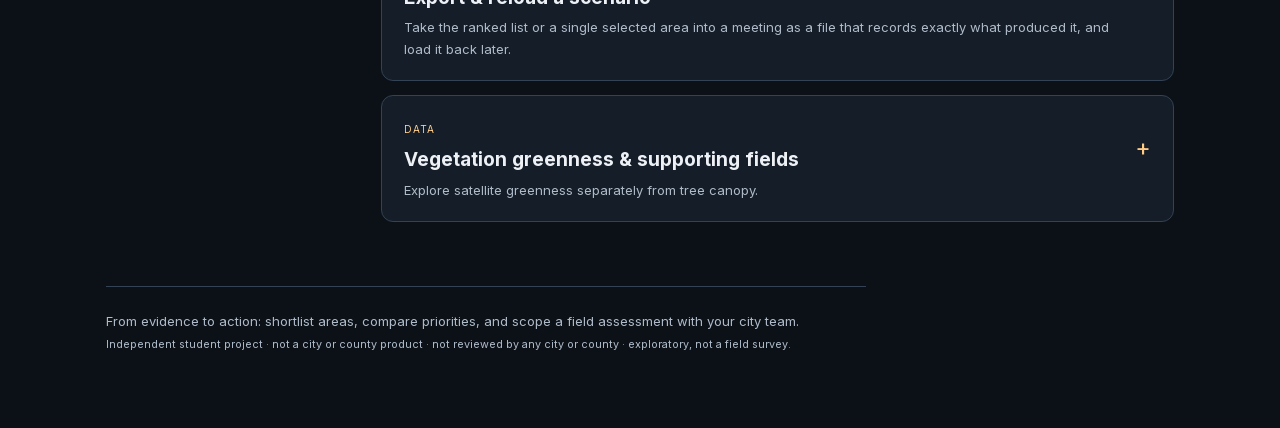
<file: bakersfield/app/guide.html>
<!doctype html><html lang="en"><head><meta charset="utf-8"><meta name="viewport" content="width=device-width,initial-scale=1"><title>Data & methods · CoolEquity Bakersfield</title><link rel="stylesheet" href="guide.css"></head><body><a class="skip" href="#topics">Skip to topics</a><header><a class="logo" href="./">Cool<span>Equity</span></a><span>Bakersfield, California</span><a class="back" href="./">Open map ↗</a></header><main><section class="hero"><p class="eyebrow">THE EVIDENCE BEHIND THE MAP</p><h1>Build the case for<br>your next tree investment.</h1><p class="lede">Find where shade investment deserves attention, test your priorities, and put an initial scale of planting beside the evidence. Here’s how each feature supports that decision.</p><div class="cards"><a href="#score"><b>01 / Prioritize</b><span>Build an investment shortlist →</span></a><a href="#planting"><b>02 / Explore planting</b><span>Scope trees, canopy and cost →</span></a><a href="#pop"><b>03 / Check the evidence</b><span>Explain the recommendation →</span></a></div><p class="scope">For urban forestry, climate planning and public works · Methods reviewed September 8, 2026<br>Sources and data vintages are listed by topic.</p></section><div class="layout"><aside class="contents"><label for="search">Find a feature or source</label><input id="search" type="search" placeholder="Try population, ROI or cooling…"><nav aria-label="Guide categories"><button type="button" data-filter="all" aria-pressed="true">All topics</button><button type="button" data-filter="Start here" aria-pressed="false">Start here</button><button type="button" data-filter="Priorities" aria-pressed="false">Priorities</button><button type="button" data-filter="Data" aria-pressed="false">Data & sources</button><button type="button" data-filter="Scenarios" aria-pressed="false">Planting scenarios</button><button type="button" data-filter="Using the map" aria-pressed="false">Using the map</button></nav><p>Opened from the map? Your map stays in its original tab.</p><a href="../data/bakersfield.geojson" download>Download map data (GeoJSON)</a><a href="https://github.com/advikar/coolequity/tree/bakersfield">Browse source code ↗</a></aside><section id="topics" tabindex="-1"><div class="results"><p id="count" role="status"></p><button id="expand" type="button">Expand visible topics</button></div>
<article data-tag="Start here" id="overview"><details><summary><span class="tag">Start here</span><h2>From a map to a defensible shortlist</h2><p>Find where canopy investment deserves a closer look, then explore the scale of a street-tree intervention.</p></summary><div class="answer"><h3>Use it to</h3><p class="outcome">Turn a citywide canopy and heat map into a focused conversation about where to invest. A city team can shortlist areas for field assessment, compare policy priorities, and estimate the scale of a street-tree program in one place.</p><h3>Why this approach</h3><p>We bring canopy, residents and home-cooling context onto the same grid so staff can compare areas without assembling separate maps. The workflow connects a priority to its evidence and a planting scenario.</p><details class="technical"><summary>Source &amp; calculation details</summary><div>1. Choose a ranked area. 2. Read its metrics. 3. Adjust the planting share. Use Explore to compare layers or change ranking weights. The map, list and score breakdown update together.</div></details><p class="planning-note"><strong>Planning note</strong> Use the shortlist to scope an assessment; confirm site feasibility and local costs before committing funds.</p><div class="sources"><a href="https://github.com/advikar/coolequity/blob/bakersfield/README.md">Project and scope ↗</a></div><a class="permalink" href="#overview">Link to this topic</a></div></details></article>

<article data-tag="Priorities" id="score"><details><summary><span class="tag">Priorities</span><h2>Priority score & ranking</h2><p>A relative 0–100 index of where canopy investment may be most needed in this city.</p></summary><div class="answer"><h3>Use it to</h3><p class="outcome">Build a first-round investment shortlist that accounts for both missing shade and the people living with it. Open any area to explain the drivers behind its position in a budget or program-scoping discussion.</p><h3>Why this approach</h3><p>An additive score makes each input’s contribution inspectable. Surface heat carries the largest default share because Bakersfield is one flat valley climate, so a hotter cell is a hotter place to live rather than a different climate; missing canopy, A/C and age add resident context. Population adjusts potential reach. These are explicit project policy choices, not externally prescribed weights.</p><details class="technical"><summary>Source &amp; calculation details</summary><div>Defaults: 35% surface heat + 25% missing canopy + 25% lack of A/C + 15% age 65+. Inputs are scaled to 0–1; protective inputs enter as 1 − scaled value. Multiply the sum by (0.55 + 0.45 × scaled population), then rescale residential results to 0–100. The pipeline clips the low-need tail: heat and age at p2, canopy and A/C at p98; population saturates at p98. Exact endpoints ship in the GeoJSON norm object.</div></details><p class="planning-note"><strong>Planning note</strong> Scores compare residential cells within this city; they are not health-risk probabilities or cross-city rankings.</p><div class="sources"><a href="https://github.com/advikar/coolequity/blob/bakersfield/pipeline/05_score.py">Score implementation ↗</a><a href="https://github.com/advikar/coolequity/blob/bakersfield/pipeline/config.py">Default weights ↗</a></div><a class="permalink" href="#score">Link to this topic</a></div></details></article>

<article data-tag="Priorities" id="weights"><details><summary><span class="tag">Priorities</span><h2>Presets & custom weights</h2><p>Ask a different policy question and see the shortlist change.</p></summary><div class="answer"><h3>Use it to</h3><p class="outcome">Test whether a proposed focus area remains a priority when staff emphasize shade, older residents or access to cooling. Use presets to structure a policy discussion instead of treating one ranking as the only answer.</p><h3>Why this approach</h3><p>Editable weights expose the value judgments behind a composite index. The JRC’s guidance supports examining rankings under alternative assumptions; it does not endorse our particular presets. Normalizing weights keeps their relative contribution explicit.</p><details class="technical"><summary>Source &amp; calculation details</summary><div>Recommended mix is the shipped model. Trees only isolates tree cover and population. Heat first leans on surface heat. Older residents emphasizes age; Homes without A/C emphasizes A/C; Far from cooling adds walking time. Most people raises the population multiplier. Input sliders are normalized to sum to 100%; the population slider changes the separate multiplier. Reset restores the defaults.</div></details><h3 id="popweight">Count people more (the population multiplier)</h3><p>The four condition sliders say <em>what</em> counts; this slider says how much the <em>number of residents</em> counts. Each area first gets a need figure from its conditions. That figure is then multiplied by a factor that runs from (1 − P) for the least-populated area up to 1 for the most-populated, where P is the slider. At P = 0% every area is judged on conditions alone. At the recommended 45%, the most-populated area counts about 1.8× the least. At 100%, an area with almost no residents scores near zero whatever its heat or shade, because there is almost nobody there to help. Population is normalised between the 2nd and 98th percentile of ranked areas, so one very crowded area does not flatten everyone else.</p><details class="technical"><summary>Worked example</summary><div>Two areas with the same conditions score 0.60 before population. One holds 40 residents (near the bottom of the range), the other 2,400 (near the top). At P = 45% the first is multiplied by about 0.55 and the second by about 1.0, so they score 0.33 and 0.60: the populous area ranks well ahead. At P = 0% both stay at 0.60 and tie. At P = 90% the small one falls to 0.06.</div></details><p class="planning-note"><strong>Planning note</strong> Presets represent alternative priorities. They change rankings, not planting costs.</p><div class="sources"><a href="https://knowledge4policy.ec.europa.eu/composite-indicators/toolkit_en/navigation-page/10-step-guide_en/step-8-sensitivity-analysis_en">JRC: sensitivity analysis ↗</a><a href="https://github.com/advikar/coolequity/blob/bakersfield/app/index.html">Live scoring and presets ↗</a></div><a class="permalink" href="#weights">Link to this topic</a></div></details></article>

<article data-tag="Data" id="lst"><details><summary><span class="tag">Data</span><h2>Surface heat</h2><p>Satellite surface temperature, not the air temperature people breathe.</p></summary><div class="answer"><h3>Use it to</h3><p class="outcome">See the outdoor thermal context around proposed investments and compare it with canopy gaps. The separate heat view helps staff distinguish a shade-priority question from a surface-heat question.</p><h3>Why this approach</h3><p>Landsat provides a repeatable, spatially consistent thermal record. Summer medians reduce dependence on a single scene. Heat carries the largest default weight here because Bakersfield is one flat valley floor with no marine gradient, so within-city surface-temperature comparisons compare like with like. Contra Costa, by contrast, leaves heat unscored.</p><details class="technical"><summary>Source &amp; calculation details</summary><div>Landsat 8/9 Collection 2 surface-temperature band ST_B10, via Planetary Computer; medians of summer scenes in 2022–2024. Mid-morning overpasses sample particular clear-sky days, not the hottest afternoon or a continuous record.</div></details><p class="planning-note"><strong>Planning note</strong> Surface temperature is not air temperature or a live heat alert. Current scenes cover summers 2022–2024.</p><div class="sources"><a href="https://www.usgs.gov/faqs/what-are-band-designations-landsat-satellites">USGS: Landsat bands ↗</a><a href="https://github.com/advikar/coolequity/blob/bakersfield/pipeline/02_satellite.py">Satellite pipeline ↗</a><a href="https://planetarycomputer.microsoft.com/dataset/landsat-c2-l2">Landsat collection ↗</a></div><a class="permalink" href="#lst">Link to this topic</a></div></details></article>

<article data-tag="Data" id="green"><details><summary><span class="tag">Data</span><h2>Tree canopy</h2><p>The share of assessed ground covered by tree crowns.</p></summary><div class="answer"><h3>Use it to</h3><p class="outcome">Locate shade deficits and establish a baseline for scoping a canopy assessment. Staff can compare canopy coverage across candidate areas before choosing where to investigate street-tree opportunities.</p><h3>Why this approach</h3><p>The USFS/CAL FIRE aerial canopy classification targets tree crowns, which fits a shade-investment question more directly than general greenness. Equal-area aggregation preserves ground-area proportions; the assessed urban boundary defines the denominator.</p><details class="technical"><summary>Source &amp; calculation details</summary><div>Primary layer: USFS/CAL FIRE California Urban Tree Canopy, 2022 NAIP aerial classification at 0.6 m native resolution. The pipeline aggregates canopy pixels in equal-area coordinates and clips denominators to assessed urban boundaries. Rural fringe uses the Meta/WRI canopy-height fallback where available. Where canopy remains missing, the pipeline retains Sentinel-2 vegetation; green_src identifies canopy versus ndvi in the exported data. The refreshed build has 3,788 canopy-backed residential cells (2,309 from the 2022 aerial product, 1,479 from the legacy height model) and no vegetation-proxy residential cells. canopy_source distinguishes usfs-2022, chm-legacy and none; coverage_frac gives the assessed share where known. Legacy height-map coverage is unknown. The tree-canopy layer renders missing canopy in gray; the separate greenness layer covers all cells.</div></details><p class="planning-note"><strong>Planning note</strong> Canopy coverage uses aerial and height-map sources; 1,479 ranked cells on the rural fringe rely on the legacy height model, labeled in cell details. Percentages describe assessed cover, not individual trees or verified planting space.</p><div class="sources"><a href="https://cdnverify.bof.fire.ca.gov/media/xs2oiyts/full-8-may-2025-director-s-report.pdf#page=3">CAL FIRE: canopy product announcement ↗</a><a href="https://www.fs.usda.gov/r05/state-private-tribal/california-urban-canopy-data">USFS source ↗</a><a href="https://github.com/advikar/coolequity/blob/bakersfield/pipeline/02d_canopy_usfs.py">Aggregation and fallback ↗</a></div><a class="permalink" href="#green">Link to this topic</a></div></details></article>

<article data-tag="Data" id="pop"><details><summary><span class="tag">Data</span><h2>Population</h2><p>Estimated residents allocated into map cells from larger census areas.</p></summary><div class="answer"><h3>Use it to</h3><p class="outcome">Bring the scale of resident need into investment decisions. Population helps distinguish a sparsely occupied canopy gap from an area where a similar gap affects the surroundings of many more residents.</p><h3>Why this approach</h3><p>ACS five-year data supplies population, age and income on a consistent small-area geography. In Bakersfield, population is allocated by overlap area; no building-footprint weighting is used in this build.</p><details class="technical"><summary>Source &amp; calculation details</summary><div>ACS 2024 five-year estimates (2020–2024), at block-group level, intersected with the city and cells. Bakersfield allocates population by overlap area after clipping block-group pieces to the city limits, so residents outside the city are not assigned to edge cells; no building-footprint file is used, so no dasymetric weighting applies.</div></details><p class="planning-note"><strong>Planning note</strong> Cell populations are allocated estimates, not household counts. Published ACS margins of error are retained with the source data; they are not yet propagated into score uncertainty.</p><div class="sources"><a href="https://github.com/advikar/coolequity/blob/bakersfield/pipeline/03_census.py">Census aggregation ↗</a><a href="https://www.census.gov/programs-surveys/acs/data.html">ACS 2024 data ↗</a></div><a class="permalink" href="#pop">Link to this topic</a></div></details></article>

<article data-tag="Data" id="pct65"><details><summary><span class="tag">Data</span><h2>Residents aged 65+</h2><p>An estimated, smoothed share of older residents.</p></summary><div class="answer"><h3>Use it to</h3><p class="outcome">Bring older residents into the shortlist for shade investment and outreach planning. The seniors preset lets staff see how prioritizing this population changes the areas they would investigate first.</p><h3>Why this approach</h3><p>CDC identifies adults aged 65+ as more susceptible to heat-related problems, supporting age as one input. The project smooths small-cell percentages to avoid unstable extremes; the 100-person smoothing strength is a design choice, not a CDC recommendation.</p><details class="technical"><summary>Source &amp; calculation details</summary><div>Start with ACS block-group population aged 65+, allocate to cells, then smooth: (estimated residents 65+ + 100 × citywide age-65+ fraction) ÷ (cell population + 100). The displayed percentage and score use this smoothed result.</div></details><p class="planning-note"><strong>Planning note</strong> Shares are smoothed area estimates. They do not identify individual residents or their health needs.</p><div class="sources"><a href="https://www.cdc.gov/heat-health/risk-factors/heat-and-older-adults-aged-65.html">CDC: older adults and heat ↗</a><a href="https://github.com/advikar/coolequity/blob/bakersfield/pipeline/05_score.py">Age smoothing ↗</a><a href="https://github.com/advikar/coolequity/blob/bakersfield/pipeline/03_census.py">Demographic allocation ↗</a></div><a class="permalink" href="#pct65">Link to this topic</a></div></details></article>

<article data-tag="Data" id="ac"><details><summary><span class="tag">Data</span><h2>A/C access</h2><p>Census estimates of occupied homes with air conditioning.</p></summary><div class="answer"><h3>Use it to</h3><p class="outcome">Identify areas where limited home cooling adds a reason to investigate shade and public cooling access. This gives the investment discussion a housing dimension alongside canopy and population.</p><h3>Why this approach</h3><p>Census LACE combines AHS air-conditioning information with the ACS’s geographic coverage to estimate prevalence at tract scale. We chose it to use a documented, cooling-specific national product instead of treating local income rank as A/C availability.</p><details class="technical"><summary>Source &amp; calculation details</summary><div>US Census LACE 2023 AC_PE, joined by tract and aggregated using allocated occupied housing units from ACS 2024 B25003_001E. Each overlap contributes occupied homes × overlap fraction; A/C homes = that count × tract rate / 100. The cell rate is summed A/C homes ÷ summed occupied homes × 100. LACE is an experimental modeled product drawing on the American Housing Survey and ACS. The pipeline retains an income-rank fallback where estimates are unavailable; ac_src now explicitly records lace or income-model. ac_coverage records the share of allocated occupied homes with a valid LACE estimate; incomplete coverage does not become a zero-A/C observation. All 3,788 ranked residential cells are LACE-backed; 10 one-resident cells whose source block groups report no occupied homes use the population-weighted tract rate instead (ac_src = lace-pop). A/C prevalence is nearly uniform in Bakersfield (96.5–100% across ranked cells, median 99.8%), so it carries little ranking signal.</div></details><p class="planning-note"><strong>Planning note</strong> Experimental tract estimates, weighted by occupied homes. It does not establish working or affordable A/C in a particular home.</p><div class="sources"><a href="https://www2.census.gov/programs-surveys/demo/technical-documentation/lace/2023-LACE-Quick-Guide.pdf">Census: LACE technical guide ↗</a><a href="https://www.census.gov/data/experimental-data-products/lace.html">Census LACE ↗</a><a href="https://github.com/advikar/coolequity/blob/bakersfield/pipeline/03_census.py">Join and fallback ↗</a></div><a class="permalink" href="#ac">Link to this topic</a></div></details></article>

<article data-tag="Data" id="access"><details><summary><span class="tag">Data</span><h2>Walking access & potential cooling sites</h2><p>Estimated walking time to a discovery site, with an official county directory alongside.</p></summary><div class="answer"><h3>Use it to</h3><p class="outcome">Screen for areas where residents may face a long walk to a potential cooling facility. Use the map to focus a facility-verification exercise or a discussion about where additional relief may be needed.</p><h3>Why this approach</h3><p>OSM provides facility locations and a pedestrian graph in a common, reproducible source. Shortest-path routing represents mapped street connections more realistically than straight-line distance alone. This is a facility-access screen, not an emergency service directory.</p><details class="technical"><summary>Source &amp; calculation details</summary><div>The city file contains 39 mapped sites across library, community center, pool and senior/shelter categories. The walking pipeline uses an OSM pedestrian graph, multi-source shortest paths, straight-line snap distances at both ends, and 4.8 km/h. Revised September 9, 2026: streets tagged access=private (gated and private subdivisions) are now part of the graph, because residents can walk out of their own subdivision, and each cell centre and each site is joined to its eight nearest network nodes with the best door-to-door total kept, so a point no longer snaps to an isolated footpath when a street is a few metres further. A cell whose only nearby network is a fragment (fewer than 40 nodes within 2 km, such as farm tracks) is treated as off-network and shows the straight-line estimate, labelled. In this city 1,142 residential cells got a shorter estimate (median 68 → 61 min), 45 cells the network does not reach show a straight-line estimate instead and say so, and 62 cells carry a detour-review flag because the route is more than three times the straight line (a barrier, or a remaining map gap). The shipped model puts no weight on walking time, so no score or rank changed. All 4,054 cells in the current overlay CSV are routed; 2,081 carry an approach-review flag because the cell-to-network connection exceeds 100 m.</div></details><p class="planning-note"><strong>Planning note</strong> Verify designation, hours, fees and accessibility. Category filters change markers only; walking estimates remain based on all mapped sites.</p><p><a href="cooling.html">County-listed cooling centers and contacts ↗</a></p><p class="planning-note">Kern County Aging &amp; Adult Services lists 10 cooling centers for the 2026 season, one inside Bakersfield, which open 1–8 p.m. only when the forecast reaches county thresholds. The directory is not an open-now feed; the county page shows today’s status. No mapped discovery site is currently excluded for lacking A/C. access_snap_m records the straight-line cell-to-network connection; connections over 100 m are flagged for approach review, without implying that shorter approaches are verified. Walking estimates use all 39 discovery sites, not just the official directory.</p><div class="sources"><a href="https://www.kerncounty.com/government/aging-adult-services/services/cooling-centers">County: cooling centers ↗</a><a href="https://github.com/advikar/coolequity/blob/bakersfield/pipeline/04b_routed_access.py">Routing method ↗</a><a href="https://github.com/advikar/coolequity/blob/bakersfield/pipeline/04_overlays.py">Site selection ↗</a><a href="https://www.openstreetmap.org/about">OpenStreetMap ↗</a></div><a class="permalink" href="#access">Link to this topic</a></div></details></article>

<article data-tag="Scenarios" id="planting"><details><summary><span class="tag">Scenarios</span><h2>Street planting share</h2><p>Choose how much of the theoretical mapped street capacity to explore.</p></summary><div class="answer"><h3>Use it to</h3><p class="outcome">Translate a priority area into a concrete program-scale question: what would planting a quarter, half or all of the mapped street capacity involve? Compare tree counts, canopy gain and indicative cost before commissioning site surveys.</p><h3>Why this approach</h3><p>Street length connects the scenario to a physical intervention that a public-works team can investigate. Both sides at 10 m spacing gives a transparent, repeatable capacity assumption. It is a project scenario convention, not a verified spacing requirement for every street.</p><details class="technical"><summary>Source &amp; calculation details</summary><div>Capacity = floor(mapped eligible street centerline meters × 2 ÷ 10). Trees = round(capacity × selected share / 100), capped by cell area minus known aerial canopy area, divided by 40 m². With a usable whole-cell baseline, its remaining-canopy ceiling also applies. Added canopy percentage points = trees × 40 ÷ cell area × 100. A change from 10% to 15% canopy is +5 percentage points, not a 5% relative increase. Scenarios require mapped street capacity, not 99% accuracy. Tree counts, cost, added canopy and illustrative air cooling are conditional on feasible planting and new, non-overlapping crowns. The remaining-area ceiling subtracts known aerial canopy without extrapolating partial coverage over unassessed land. A whole-cell current-to-future canopy total is shown only with at least 99% aerial coverage; otherwise only added canopy is shown. The slider starts at 25%; zero means no planting. Choices persist during unit and weight changes for this session.</div></details><p class="planning-note"><strong>Planning note</strong> Capacity is theoretical; confirm ownership, existing trees, utilities and space. Partial and unknown canopy coverage allow conditional scenarios; they do not establish a reliable future total or verified planting capacity.</p><div class="sources"><a href="https://github.com/advikar/coolequity/blob/bakersfield/pipeline/04_overlays.py">Street-length calculation ↗</a><a href="https://github.com/advikar/coolequity/blob/bakersfield/app/index.html">Scenario arithmetic ↗</a></div><a class="permalink" href="#planting">Link to this topic</a></div></details></article>

<article data-tag="Scenarios" id="cost"><details><summary><span class="tag">Scenarios</span><h2>Trees, maturity & cost</h2><p>An indicative scale of investment; no financial return is calculated.</p></summary><div class="answer"><h3>Use it to</h3><p class="outcome">Put an initial scale of investment beside the shortlist. A shared unit-cost and crown-area assumption lets staff compare scenarios consistently and prepare questions for arborists and procurement teams.</p><h3>Why this approach</h3><p>A linear model makes every dollar and canopy increment traceable to the tree count. The $500 cost and 40 m² mature crown are project planning assumptions; no verified Bakersfield bid or species analysis establishes them as locally representative.</p><details class="technical"><summary>Source &amp; calculation details</summary><div>Assume 40 m² of additional mature crown per tree and $500 per planted tree, intended to include roughly three years of establishment care. Scenario cost = trees × $500. Crown area is an assumption, not a detected tree count; additive canopy assumes no overlap.</div></details><p class="planning-note"><strong>Planning note</strong> Indicative cost at assumed maturity; not a bid, lifecycle budget or financial ROI. Growth, survival and crown overlap are not modeled.</p><div class="sources"><a href="https://github.com/advikar/coolequity/blob/bakersfield/app/index.html">Scenario constants ↗</a><a href="https://github.com/advikar/coolequity/blob/bakersfield/DATA_QUALITY.md">Assumption audit ↗</a></div><a class="permalink" href="#cost">Link to this topic</a></div></details></article>

<article data-tag="Scenarios" id="cooling"><details><summary><span class="tag">Scenarios</span><h2>Illustrative air cooling</h2><p>A literature-based scale estimate of possible cooling at maturity.</p></summary><div class="answer"><h3>Use it to</h3><p class="outcome">Connect tree investment to cooler streets and shade where people walk and wait. Added crowns can reduce direct sun and surface heating; the air-cooling number describes a different, area-wide effect and does not capture the full benefit of standing in shade.</p><h3>Why this approach</h3><p>A review of urban cooling simulations estimates about 0.3 °C of afternoon air cooling per 10 percentage points of canopy under clear-sky summer conditions. We use that relationship for an illustrative scenario, separate from the satellite surface-temperature layer.</p><details class="technical"><summary>Source &amp; calculation details</summary><div>Apply 0.3 °C air-temperature reduction per 10 percentage points of added canopy: cooling = canopy gain ÷ 10 × 0.3. Krayenhoff et al. (2021) synthesize higher-quality numerical modeling studies at this approximate scale. The coefficient describes clear-sky summer afternoons, not annual average cooling or a calibrated local response. Fahrenheit differences multiply by 1.8, without adding 32. This is air cooling, not surface cooling. For example, +5 canopy percentage points gives an illustrative 0.15 °C air reduction. Research comparing tree-covered surfaces with built surfaces does not provide a transferable per-tree forecast for this cell; no surface-temperature change is currently modeled.</div></details><p class="planning-note"><strong>Planning note</strong> Literature-based illustration at maturity, not a locally calibrated forecast or a count of residents cooled.</p><div class="sources"><a href="https://doi.org/10.1088/1748-9326/abdcf1">Krayenhoff et al.: cooling simulations review ↗</a><a href="https://www.wri.org/insights/urban-trees-cooling-potential">WRI explanation ↗</a><a href="https://pmc.ncbi.nlm.nih.gov/articles/PMC8611034/">Surface-temperature research ↗</a><a href="https://github.com/advikar/coolequity/blob/bakersfield/app/index.html">Scenario implementation ↗</a></div><a class="permalink" href="#cooling">Link to this topic</a></div></details></article>

<article data-tag="Data" id="geography"><details><summary><span class="tag">Data</span><h2>Cells, names & unranked land</h2><p>Hexagons are consistent analysis units, not census blocks or neighborhood boundaries.</p></summary><div class="answer"><h3>Use it to</h3><p class="outcome">Compare the same geographic units across all map layers. A consistent grid helps staff move from a city overview to an identifiable area for follow-up without changing the unit of analysis.</p><h3>Why this approach</h3><p>H3 cells give each area a stable identifier and allow different source geographies to be combined. Keeping developed and undeveloped cells visible preserves geographic context while residential-only ranking keeps the shortlist aligned with resident priorities.</p><details class="technical"><summary>Source &amp; calculation details</summary><div>H3 resolution 9, about 0.1 km² per cell; exact geodesic areas are stored per cell. Current build: 3,788 residential, 103 developed without residents and 163 undeveloped cells, totaling 4,054. Residential means estimated population ≥ 1. Development uses OSM street-length/building thresholds. Names are approximate OSM locators, sometimes with compass suffixes.</div></details><p class="planning-note"><strong>Planning note</strong> Cells are not census blocks or neighborhood boundaries. Place names are approximate; gray means unranked.</p><div class="sources"><a href="https://github.com/advikar/coolequity/blob/bakersfield/pipeline/01_make_grid.py">Grid ↗</a><a href="https://github.com/advikar/coolequity/blob/bakersfield/pipeline/05_score.py">Classification thresholds ↗</a><a href="https://esa-worldcover.org/en">WorldCover ↗</a></div><a class="permalink" href="#geography">Link to this topic</a></div></details></article>

<article data-tag="Priorities" id="findings"><details><summary><span class="tag">Priorities</span><h2>The canopy-equity headline</h2><p>A canopy-exposure figure from the current build, stated with its limits.</p></summary><div class="answer"><h3>Use it to</h3><p class="outcome">Frame an equity discussion using canopy and resident context, then inspect the candidate areas directly. The figure below is recomputed from the current build; it is an exposure count, not an equity comparison.</p><h3>Why this approach</h3><p>The figure counts estimated residents by the canopy of the cell they live in, independently of the composite score. It uses no income data, so it does not by itself establish an equity gap.</p><details class="technical"><summary>Source &amp; calculation details</summary><div>In the current build, 383,684 of 410,400 estimated residents (93.5%) live in cells with canopy below 15%; the median ranked cell has 3.7% canopy. About 39% of ranked cells use the legacy height model, whose assessed extent is unknown. An income-quartile comparison has not been recomputed for this build; income is not a visible map layer.</div></details><p class="planning-note"><strong>Planning note</strong> The exposure count mixes aerial and legacy canopy sources; recheck on aerial-only cells before quoting it. No income-equity claim is made for Bakersfield in this build.</p><div class="sources"><a href="https://github.com/advikar/coolequity/blob/bakersfield/STATUS.md">Build status ↗</a><a href="https://github.com/advikar/coolequity/blob/bakersfield/pipeline/03_census.py">Census method ↗</a></div><a class="permalink" href="#findings">Link to this topic</a></div></details></article>

<article data-tag="Data" id="holc"><details><summary><span class="tag">Data</span><h2>Historical redlining</h2><p>Historical context appears only when the dataset contains usable HOLC grades.</p></summary><div class="answer"><h3>Use it to</h3><p class="outcome">Keep historical context available where the data supports it, without distracting the current investment workflow with an empty layer.</p><h3>Why this approach</h3><p>The application checks for actual HOLC grades before offering the control. Mapping Inequality is the documented historical source; Bakersfield has no digitised HOLC map there, so this build has no graded cells.</p><details class="technical"><summary>Source &amp; calculation details</summary><div>The Bakersfield map file has no graded cells, so its historical heading and redlining control are hidden. HOLC data elsewhere comes from Mapping Inequality. Walking access remains a separate feature.</div></details><p class="planning-note"><strong>Planning note</strong> No HOLC layer does not imply no history of discrimination.</p><div class="sources"><a href="https://dsl.richmond.edu/panorama/redlining/">Mapping Inequality ↗</a><a href="https://github.com/advikar/coolequity/blob/bakersfield/pipeline/04_overlays.py">Overlay pipeline ↗</a></div><a class="permalink" href="#holc">Link to this topic</a></div></details></article>

<article data-tag="Using the map" id="display"><details><summary><span class="tag">Using the map</span><h2>Layers, units, basemaps & session state</h2><p>Explore changes the map view; weights change the ranking; planting share changes the scenario.</p></summary><div class="answer"><h3>Use it to</h3><p class="outcome">Move from a quick shortlist to detailed exploration at your own pace. Switch layers to inspect evidence, adjust weights to test priorities, and change the planting share to scope an intervention.</p><h3>Why this approach</h3><p>Simple and Explore separate routine review from advanced controls. Units and basemaps change presentation only. Contextual guide links preserve the map in its original tab, so checking a method does not interrupt the scenario.</p><details class="technical"><summary>Source &amp; calculation details</summary><div>Simple shows priorities and a searchable area list. Search approximate place names or cell IDs and use Previous / Next 25 to browse all 3,788 ranked residential cells. Explore exposes layers, presets, weights and site filters. Darker colors generally indicate greater need; tree canopy uses brown for low canopy. Gray and muted cells are unranked. Metric/imperial is display-only. Map/satellite changes background imagery. How to use reopens help at any time; the help card can be dragged, or moved with the arrow keys. Every “i” button opens a short plain-language card with a link to the matching guide topic. Explore is arranged as three numbered steps — what matters most, color the map by, places to cool off — followed by the legend and the priority list, which can be folded away; the ranked list marks how far each area moved whenever the mix is not the recommended one. Reset map returns to the zoomed-out Priority view without touching your mix. Fahrenheit and miles are the default.</div></details><p class="planning-note"><strong>Planning note</strong> Your mix of priorities and the map layer are kept for this browser tab: a reload lands where you were, and the home button returns to the start screen without resetting them. A new tab starts fresh at the start screen. Planting shares last for the current page session.</p><div class="sources"><a href="https://github.com/advikar/coolequity/blob/bakersfield/app/index.html">Application behavior ↗</a></div><a class="permalink" href="#display">Link to this topic</a></div></details></article>

<article data-tag="Using the map" id="sort"><details><summary><span class="tag">Using the map</span><h2>Sorting, filtering and searching the list</h2><p>Sort re-orders the Priority areas list by one measure; rank badges and the map never change.</p></summary><div class="answer"><h3>Use it to</h3><p class="outcome">Read the same ranked list from a different angle: the most people first, the hottest ground first, the least tree cover first, the longest walk first. Filters narrow the list to areas that meet a threshold; search finds one area by name or cell number.</p><h3>Why this approach</h3><p>The rank badge is the answer to the question set under What matters most, so it stays fixed. Sorting is a reading aid, which is why the count line says what the list is sorted by and in which direction whenever it is not in rank order.</p><details class="technical"><summary>Source &amp; calculation details</summary><div><strong>Sort options.</strong> <em>Need</em>: the priority score under the current mix, the same order as the rank badges. <em>Residents</em>: estimated people living in the area (ACS, allocated into the hexagon). <em>Surface heat</em>: summer afternoon land-surface temperature from Landsat. <em>Tree cover</em>: share of assessed land under tree crowns (or the greenness index where no aerial assessment exists). <em>Walk to cooling</em>: estimated minutes on foot to the nearest mapped cool place along the pedestrian network. <em>Age 65+</em>: estimated share of residents aged 65 or older. <strong>Direction.</strong> “Most first” puts the largest value at the top; “least first” the smallest. Tree cover opens least first, every other measure most first, and either can be flipped. <strong>Filters.</strong> Walk over 15 minutes; 500 or more residents; tree cover under 10%; residents aged 65+ at 20% or more; plantable (mapped street capacity exists). Filters combine, and the count line says “matching” instead of “ranked” while any is on. Areas with no value for the chosen measure sort as zero.</div></details><p class="planning-note"><strong>Planning note</strong> A sort is not a ranking. Use What matters most to change what the score rewards; use sort and filters to find areas within the ranking you already have.</p><a class="permalink" href="#sort">Link to this topic</a></div></details></article><article data-tag="Using the map" id="export"><details><summary><span class="tag">Using the map</span><h2>Export &amp; reload a scenario</h2><p>Take the ranked list or a single selected area into a meeting as a file that records exactly what produced it, and load it back later.</p></summary><div class="answer"><h3>Use it to</h3><p class="outcome">Share a shortlist or one area with colleagues, keep a record of the weights and planting share behind a recommendation, and reopen the same view. A CSV opens in a spreadsheet; a JSON file reloads into this map. Nothing is uploaded: files are generated in the browser and saved on your computer.</p><h3>Ranked list — the Export &amp; share section</h3><p><b>Save scenario (JSON)</b> saves the ranked list with the full scenario header, for reopening. <b>Spreadsheet (CSV)</b> saves every ranked cell in the order the current weights put them, one row per cell, with plain column names (see the column key below). <b>Open a saved scenario…</b> reads a scenario file back in and restores the weights, population weighting, any planting shares you set and the selected area; the status line under the buttons says what was loaded and whether the data version matches.</p><h3 id="export-area">Selected area — in the area panel</h3><p><b>Save this area (JSON)</b> and <b>Spreadsheet row (CSV)</b> save one record for the cell you have open: its metrics, where it ranks under the weights in force and under the shipped defaults, the sources and coverage behind each number, and the planting scenario at the share you chose (trees, canopy gain in percentage points, indicative cost, illustrative cooling). Reloading an area file restores the weights and reopens that area.</p><h3>Why this approach</h3><p>A ranking only means something with its weights, assumptions and data version attached, so every export carries them: the weights in force, the population multiplier, the preset if one matches, the planting constants, per-cell source and coverage flags, and the SHA-256 fingerprint of the data file that was loaded. Reloading says plainly if the data version differs.</p><details class="technical"><summary>Source &amp; calculation details</summary><div>rank/score are computed live from the exported weights; rank_recommended_mix/score_recommended_mix are the pipeline defaults shipped with the data. Spreadsheet rows repeat the scenario header (city, timestamp, data fingerprint and version tag, ACS year, preset, population weight and the five weights) as trailing columns so a row can never be separated from the weights that produced it. JSON files add an interpretation note list and the column key. Loading checks the export schema and the city and refuses a mismatch; a different data fingerprint loads with a visible warning because figures may not reproduce. The fingerprint is computed in the browser at load and reads “unavailable” when the page is opened from a local file rather than a server.</div></details><h3 id="export-fields">Column key</h3><p>Spreadsheet columns use the plain names in the first column; scenario (JSON) files use the internal keys in the second and carry this key as <code>field_key</code>.</p><div class="table-wrap"><table class="fields"><thead><tr><th>Spreadsheet column</th><th>JSON key</th><th>Meaning</th></tr></thead><tbody><tr><td><code>cell_id</code></td><td><code>id</code></td><td>Stable number of the hexagon area</td></tr><tr><td><code>area_name</code></td><td><code>name</code></td><td>Nearest mapped place name</td></tr><tr><td><code>area_type</code></td><td><code>place</code></td><td>res = residents ranked; activity = developed, no residents; empty = undeveloped</td></tr><tr><td><code>rank</code></td><td><code>rank</code></td><td>Rank under the priorities in this file (1 = most need)</td></tr><tr><td><code>priority_score_0_100</code></td><td><code>score</code></td><td>Priority score under these priorities, relative within the study area</td></tr><tr><td><code>rank_recommended_mix</code></td><td><code>rank_default</code></td><td>Rank under the recommended mix shipped with the data</td></tr><tr><td><code>score_recommended_mix</code></td><td><code>score_default</code></td><td>Score under the recommended mix</td></tr><tr><td><code>surface_heat_c</code></td><td><code>lst_c</code></td><td>Summer land-surface temperature, °C (satellite)</td></tr><tr><td><code>tree_cover_pct</code></td><td><code>canopy_pct</code></td><td>Tree cover, % of assessed land (or greenness index where tree_cover_source_type = ndvi)</td></tr><tr><td><code>tree_cover_source_type</code></td><td><code>green_src</code></td><td>canopy = aerial assessment; ndvi = satellite greenness stand-in</td></tr><tr><td><code>tree_cover_dataset</code></td><td><code>canopy_source</code></td><td>usfs-2022 aerial classification or chm-legacy height model</td></tr><tr><td><code>tree_cover_year</code></td><td><code>canopy_year</code></td><td>Year of the tree-cover dataset</td></tr><tr><td><code>tree_cover_assessed_fraction</code></td><td><code>coverage_frac</code></td><td>Share of the area the aerial assessment covers (0–1)</td></tr><tr><td><code>tree_cover_quality</code></td><td><code>canopy_quality</code></td><td>full, partial or coverage-unknown</td></tr><tr><td><code>tree_cover_m2</code></td><td><code>canopy_m2</code></td><td>Assessed tree crown area, m²</td></tr><tr><td><code>assessed_area_m2</code></td><td><code>assessed_m2</code></td><td>Land the assessment covers, m²</td></tr><tr><td><code>residents</code></td><td><code>pop</code></td><td>Estimated residents (ACS, allocated into the area)</td></tr><tr><td><code>residents_65_plus_pct</code></td><td><code>pct65</code></td><td>Estimated share of residents aged 65+, %</td></tr><tr><td><code>homes_with_ac_pct</code></td><td><code>ac_pct</code></td><td>Estimated share of homes with air conditioning, %</td></tr><tr><td><code>ac_source</code></td><td><code>ac_src</code></td><td>lace = Census LACE; lace-pop = population-weighted LACE; income-model = fallback estimate</td></tr><tr><td><code>ac_coverage_fraction</code></td><td><code>ac_coverage</code></td><td>Share of homes with a LACE estimate (0–1)</td></tr><tr><td><code>census_acs_year</code></td><td><code>acs_year</code></td><td>ACS five-year vintage</td></tr><tr><td><code>walk_to_cooling_min</code></td><td><code>access_min</code></td><td>Estimated walking minutes to the nearest mapped cool place</td></tr><tr><td><code>walk_to_cooling_km</code></td><td><code>access_km</code></td><td>Estimated walking distance, km</td></tr><tr><td><code>walk_quality_flag</code></td><td><code>access_quality</code></td><td>network-estimate, approach-review (&gt;100 m off-network approach) or detour-review (route far longer than the straight line)</td></tr><tr><td><code>walk_network_connection_m</code></td><td><code>access_snap_m</code></td><td>Straight-line metres from the area centre to the walking network</td></tr><tr><td><code>area_m2</code></td><td><code>area_m2</code></td><td>Area of the hexagon, m²</td></tr><tr><td><code>plantable_street_m</code></td><td><code>street_m</code></td><td>Mapped street centreline available for planting, m</td></tr><tr><td><code>planting_scenario_available</code></td><td><code>scenario_ok</code></td><td>true when mapped street capacity exists</td></tr><tr><td><code>tree_cover_baseline_complete</code></td><td><code>canopy_baseline_ok</code></td><td>true when the aerial assessment covers ≥99% of the area</td></tr><tr><td><code>land_cover</code></td><td><code>land</code></td><td>Dominant land cover (ESA WorldCover) for undeveloped areas</td></tr><tr><td><code>redlining_grade</code></td><td><code>holc</code></td><td>1930s HOLC grade A–D where a map exists</td></tr><tr><td><code>planting_share_pct</code></td><td><code>planting_share</code></td><td>Share of street capacity planted in this scenario, %</td></tr><tr><td><code>scenario_trees</code></td><td><code>trees</code></td><td>Trees in this scenario</td></tr><tr><td><code>scenario_tree_cover_gain_points</code></td><td><code>canopy_gain_points</code></td><td>Added tree cover at maturity, percentage points</td></tr><tr><td><code>scenario_cost_usd</code></td><td><code>cost_usd</code></td><td>Indicative cost at $500 per tree</td></tr><tr><td><code>scenario_air_cooling_c</code></td><td><code>cooling_c</code></td><td>Illustrative summer air cooling at maturity, °C</td></tr><tr><td><code>scenario_future_tree_cover_pct</code></td><td><code>future_canopy_pct</code></td><td>Tree cover at maturity, % (only when the baseline is complete)</td></tr><tr><td><code>city</code></td><td><code>city</code></td><td>City slug</td></tr><tr><td><code>dataset_version</code></td><td><code>dataset_version</code></td><td>Data version tag</td></tr><tr><td><code>population_weight</code></td><td><code>population_weight</code></td><td>How strongly population counts (0–1)</td></tr><tr><td><code>weight_hotter_ground</code></td><td><code>w_heat</code></td><td>Share of the ranking given to hotter ground</td></tr><tr><td><code>weight_homes_without_ac</code></td><td><code>w_ac</code></td><td>Share given to homes without A/C</td></tr><tr><td><code>weight_far_from_cooling</code></td><td><code>w_access</code></td><td>Share given to distance from cooling</td></tr><tr><td><code>exported_at</code></td><td><code>exported_at</code></td><td>Export time (ISO 8601)</td></tr><tr><td><code>dataset_sha256</code></td><td><code>dataset_sha256</code></td><td>Fingerprint of the data file</td></tr><tr><td><code>dataset_acs_year</code></td><td><code>dataset_acs_year</code></td><td>ACS vintage of the data file</td></tr><tr><td><code>preset</code></td><td><code>preset</code></td><td>Preset in force, or custom</td></tr><tr><td><code>weight_fewer_trees</code></td><td><code>w_green</code></td><td>Share given to fewer trees</td></tr><tr><td><code>weight_older_residents</code></td><td><code>w_age65</code></td><td>Share given to older residents</td></tr></tbody></table></div><p class="planning-note"><strong>Planning note</strong> An export documents an exploratory scenario. It does not verify planting sites, costs or facility status, and it carries the same limitations as the map it came from.</p><div class="sources"><a href="https://github.com/advikar/coolequity/blob/bakersfield/app/index.html">Export implementation ↗</a><a href="https://github.com/advikar/coolequity/blob/bakersfield/tests/ui-contract.cjs">Export contract test ↗</a></div><a class="permalink" href="#export">Link to this topic</a></div></details></article>

<article data-tag="Data" id="veg"><details><summary><span class="tag">Data</span><h2>Vegetation greenness &amp; supporting fields</h2><p>Explore satellite greenness separately from tree canopy.</p></summary><div class="answer"><h3>Use it to</h3><p class="outcome">Compare living vegetation with tree cover to identify areas worth investigating for shade. A greener area can contain grass or shrubs and still need trees; the two layers help staff ask that question without confusing greenness with canopy.</p><h3>Why this approach</h3><p>Satellite greenness supplies broad vegetation context across the grid, including outside aerial canopy coverage. It is publicly available in Explore, leaving the default priority workflow focused. The active planting calculator uses mapped street length, not the buffered right-of-way area fields.</p><details class="technical"><summary>Source &amp; calculation details</summary><div>The greenness display rescales the legacy veg field from 0–45 to an index of 0–100. The source linearly maps clamped Sentinel-2 NDVI 0.05–0.65 to 0–45; this is an index, not a measured vegetation fraction. Subtracting canopy from it does not estimate lawn or non-tree cover; row_m2 and row_canopy describe buffered street areas in the canopy pipeline. Current planting scenarios use street_m and whole-cell area, not row_m2. canopy_m2 is pixel-derived area for usfs-2022, and an older whole-cell percentage × area estimate for chm-legacy. Assessed extent is unknown for the latter. See canopy_source and canopy_quality before combining sources.</div></details><p class="planning-note"><strong>Planning note</strong> Greenness does not establish percent cover or planting feasibility; exported street-buffer fields do not establish ownership or plantability.</p><div class="sources"><a href="https://github.com/advikar/coolequity/blob/bakersfield/pipeline/02_satellite.py">Vegetation pipeline ↗</a><a href="https://github.com/advikar/coolequity/blob/bakersfield/pipeline/02d_canopy_usfs.py">Canopy output ↗</a><a href="https://github.com/advikar/coolequity/blob/bakersfield/pipeline/05_score.py">Export contract ↗</a></div><a class="permalink" href="#veg">Link to this topic</a></div></details></article>
<p id="empty" hidden>No topics match. Try a broader term or select All topics.</p></section></div><footer>From evidence to action: shortlist areas, compare priorities, and scope a field assessment with your city team.<br><small>Independent student project · not a city or county product · not reviewed by any city or county · exploratory, not a field survey.</small></footer></main><script src="guide.js"></script></body></html>
</file>
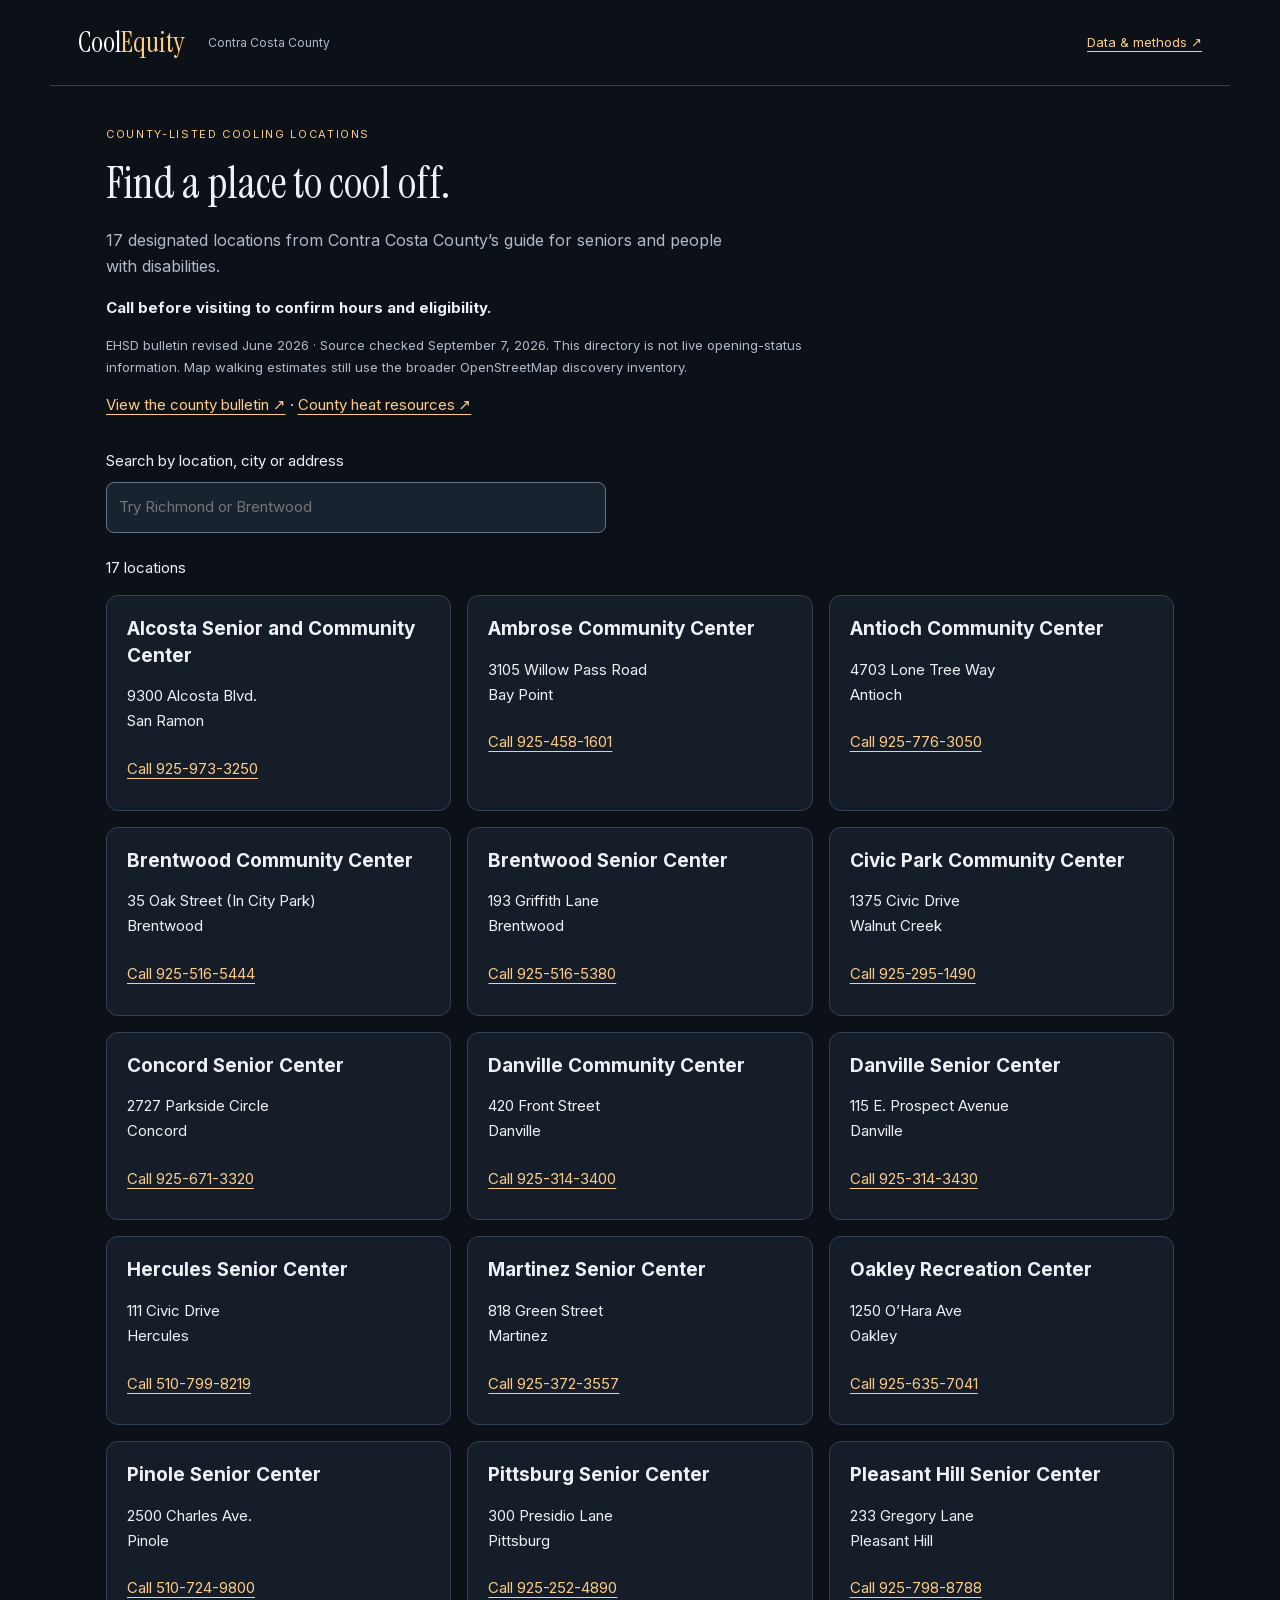
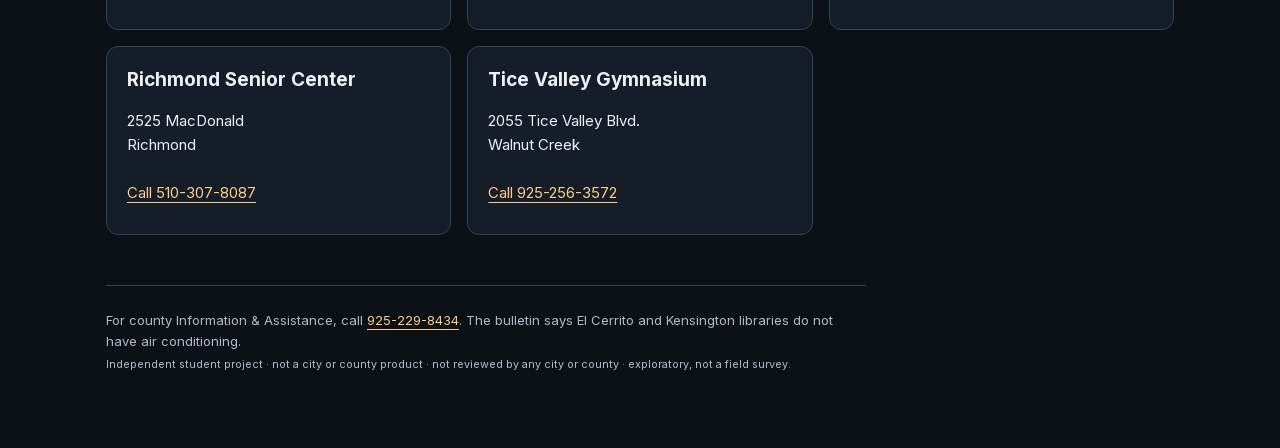
<file: contracosta/app/cooling.html>
<!doctype html><html lang="en"><head><meta charset="utf-8"><meta name="viewport" content="width=device-width,initial-scale=1"><title>County-listed cooling locations · CoolEquity</title><link rel="stylesheet" href="guide.css"><style>.hero{padding:28px 0 16px}.hero h1{font-size:44px}.hero .lede{font-size:16px}.directory{display:grid;grid-template-columns:repeat(auto-fit,minmax(260px,1fr));gap:16px}.site{padding:20px;margin:0}.site h2{margin-top:0}.directory-search{width:100%;max-width:500px;padding:12px;border:1px solid #66768a;border-radius:8px;background:#182330;color:white;font:inherit;margin:8px 0}.source-note{font-size:13px;color:var(--muted);max-width:720px}.directory a{display:inline-block;padding:8px 0}label{display:block}</style></head><body><a class="skip" href="#directory">Skip to locations</a><header><a class="logo" href="./">Cool<span>Equity</span></a><span>Contra Costa County</span><a class="back" href="guide.html#access">Data &amp; methods ↗</a></header><main><section class="hero"><p class="eyebrow">COUNTY-LISTED COOLING LOCATIONS</p><h1>Find a place to cool off.</h1><p class="lede">17 designated locations from Contra Costa County’s guide for seniors and people with disabilities.</p><p><strong>Call before visiting to confirm hours and eligibility.</strong></p><p class="source-note">EHSD bulletin revised June 2026 · Source checked September 7, 2026. This directory is not live opening-status information. Map walking estimates still use the broader OpenStreetMap discovery inventory.</p><p><a href="https://ehsd.org/wp-content/uploads/2026/07/Senior_Cooling-Centers-Tips_July-2026.docx">View the county bulletin ↗</a> · <a href="https://www.contracosta.ca.gov/10174/Heat-Safety-Tips-Places-to-Cool">County heat resources ↗</a></p></section><label for="find-site">Search by location, city or address</label><input class="directory-search" id="find-site" type="search" placeholder="Try Richmond or Brentwood"><p id="count" role="status">17 locations</p><section id="directory" class="directory" aria-label="County-listed locations"><article class="site"><h2>Alcosta Senior and Community Center</h2><p>9300 Alcosta Blvd.<br>San Ramon</p><a href="tel:9259733250">Call 925-973-3250</a></article><article class="site"><h2>Ambrose Community Center</h2><p>3105 Willow Pass Road<br>Bay Point</p><a href="tel:9254581601">Call 925-458-1601</a></article><article class="site"><h2>Antioch Community Center</h2><p>4703 Lone Tree Way<br>Antioch</p><a href="tel:9257763050">Call 925-776-3050</a></article><article class="site"><h2>Brentwood Community Center</h2><p>35 Oak Street (In City Park)<br>Brentwood</p><a href="tel:9255165444">Call 925-516-5444</a></article><article class="site"><h2>Brentwood Senior Center</h2><p>193 Griffith Lane<br>Brentwood</p><a href="tel:9255165380">Call 925-516-5380</a></article><article class="site"><h2>Civic Park Community Center</h2><p>1375 Civic Drive<br>Walnut Creek</p><a href="tel:9252951490">Call 925-295-1490</a></article><article class="site"><h2>Concord Senior Center</h2><p>2727 Parkside Circle<br>Concord</p><a href="tel:9256713320">Call 925-671-3320</a></article><article class="site"><h2>Danville Community Center</h2><p>420 Front Street<br>Danville</p><a href="tel:9253143400">Call 925-314-3400</a></article><article class="site"><h2>Danville Senior Center</h2><p>115 E. Prospect Avenue<br>Danville</p><a href="tel:9253143430">Call 925-314-3430</a></article><article class="site"><h2>Hercules Senior Center</h2><p>111 Civic Drive<br>Hercules</p><a href="tel:5107998219">Call 510-799-8219</a></article><article class="site"><h2>Martinez Senior Center</h2><p>818 Green Street<br>Martinez</p><a href="tel:9253723557">Call 925-372-3557</a></article><article class="site"><h2>Oakley Recreation Center</h2><p>1250 O’Hara Ave<br>Oakley</p><a href="tel:9256357041">Call 925-635-7041</a></article><article class="site"><h2>Pinole Senior Center</h2><p>2500 Charles Ave.<br>Pinole</p><a href="tel:5107249800">Call 510-724-9800</a></article><article class="site"><h2>Pittsburg Senior Center</h2><p>300 Presidio Lane<br>Pittsburg</p><a href="tel:9252524890">Call 925-252-4890</a></article><article class="site"><h2>Pleasant Hill Senior Center</h2><p>233 Gregory Lane<br>Pleasant Hill</p><a href="tel:9257988788">Call 925-798-8788</a></article><article class="site"><h2>Richmond Senior Center</h2><p>2525 MacDonald<br>Richmond</p><a href="tel:5103078087">Call 510-307-8087</a></article><article class="site"><h2>Tice Valley Gymnasium</h2><p>2055 Tice Valley Blvd.<br>Walnut Creek</p><a href="tel:9252563572">Call 925-256-3572</a></article></section><p id="none" hidden>No matching location. Try a city name or clear the search.</p><footer>For county Information &amp; Assistance, call <a href="tel:9252298434">925-229-8434</a>. The bulletin says El Cerrito and Kensington libraries do not have air conditioning.<br><small>Independent student project · not a city or county product · not reviewed by any city or county · exploratory, not a field survey.</small></footer></main><script>const sites=[...document.querySelectorAll('.site')];document.getElementById('find-site').addEventListener('input',e=>{const q=e.target.value.toLowerCase().trim();let n=0;sites.forEach(s=>{s.hidden=!s.textContent.toLowerCase().includes(q);if(!s.hidden)n++;});document.getElementById('count').textContent=n+' of 17 locations';document.getElementById('none').hidden=n>0;});</script></body></html>
</file>
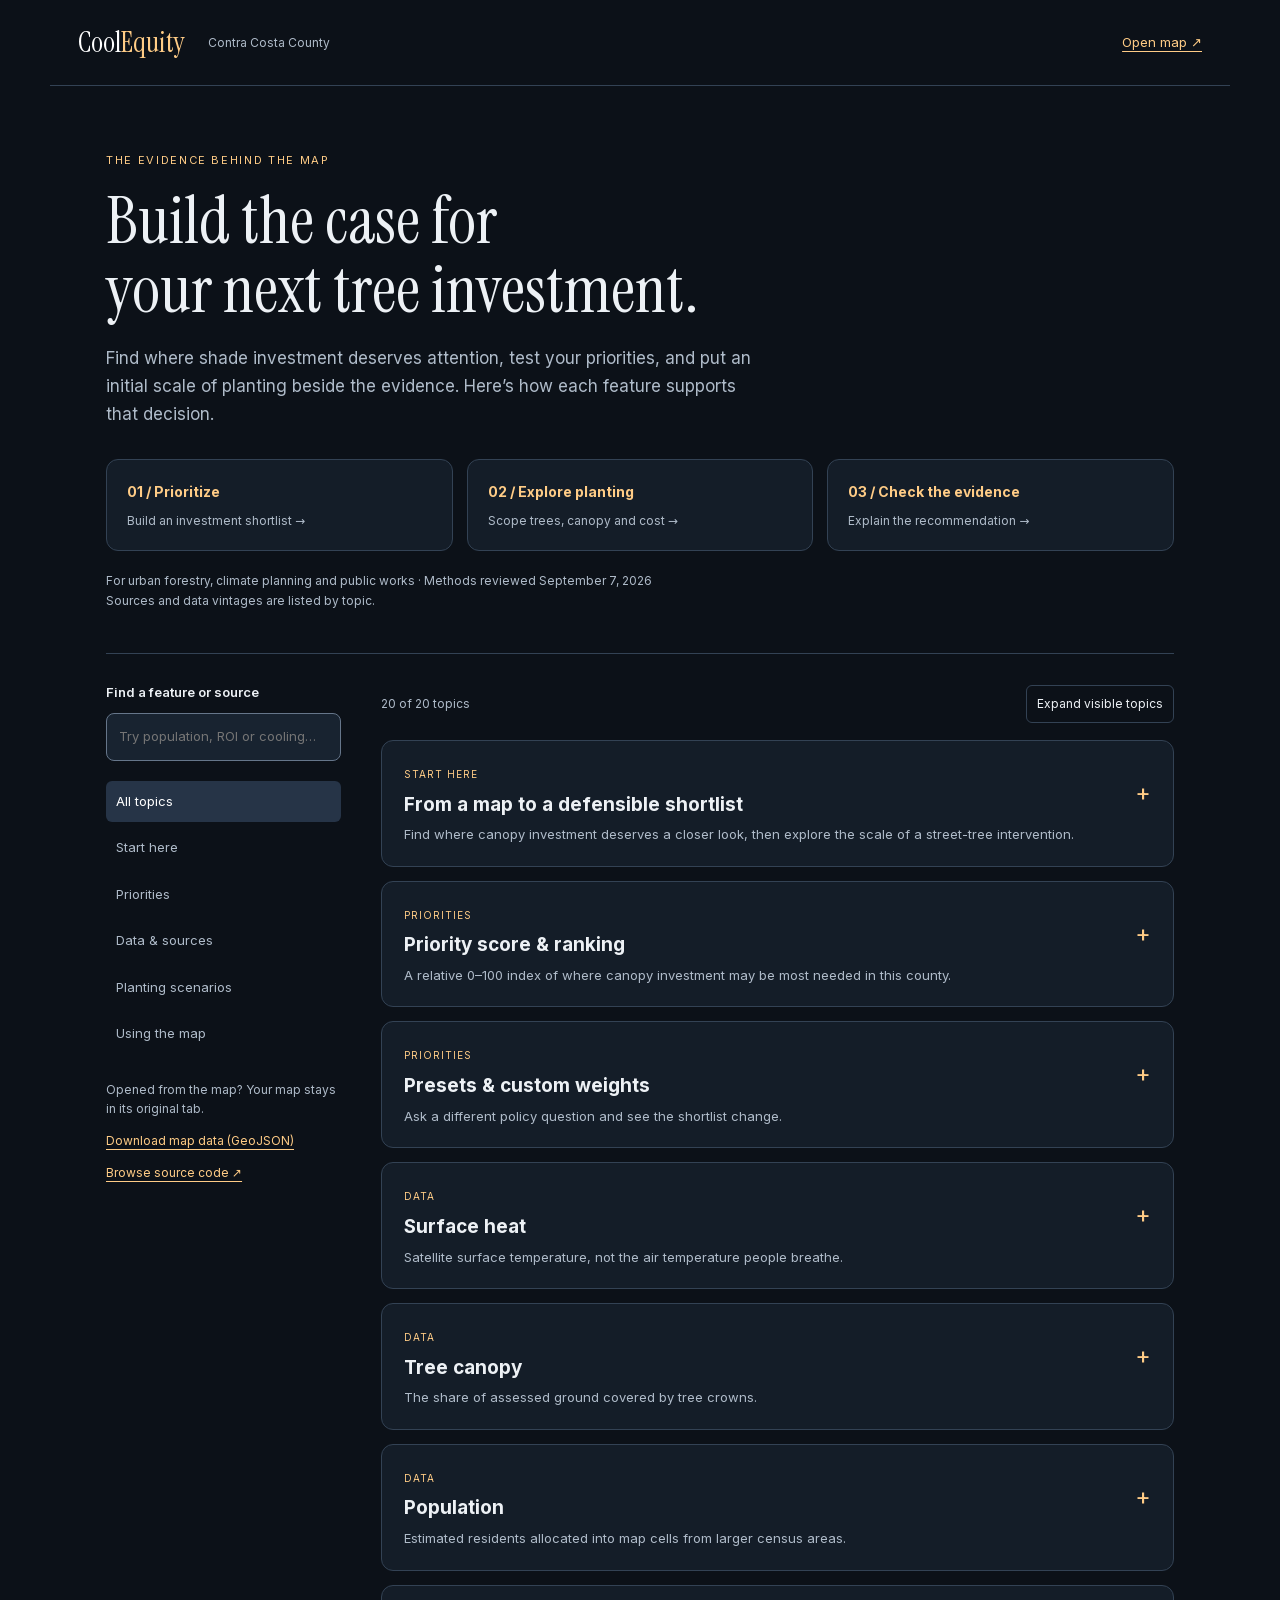
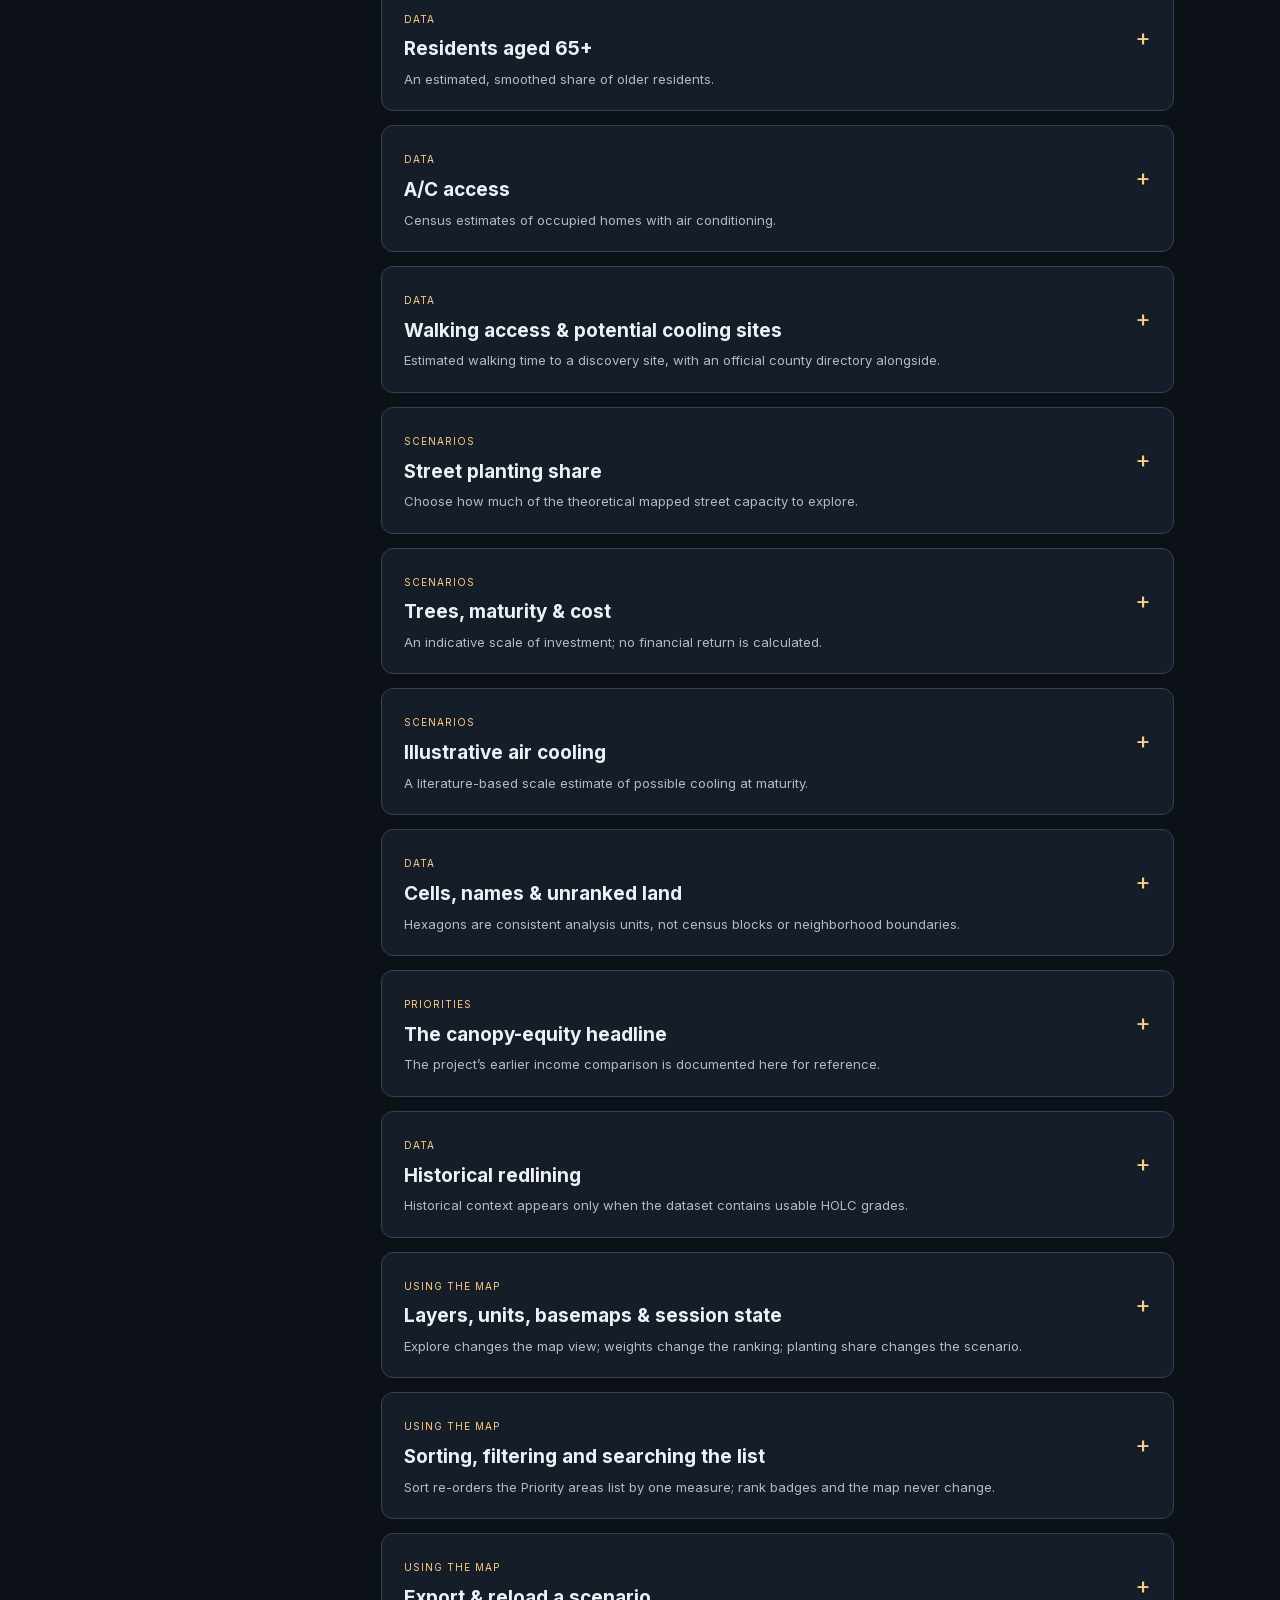
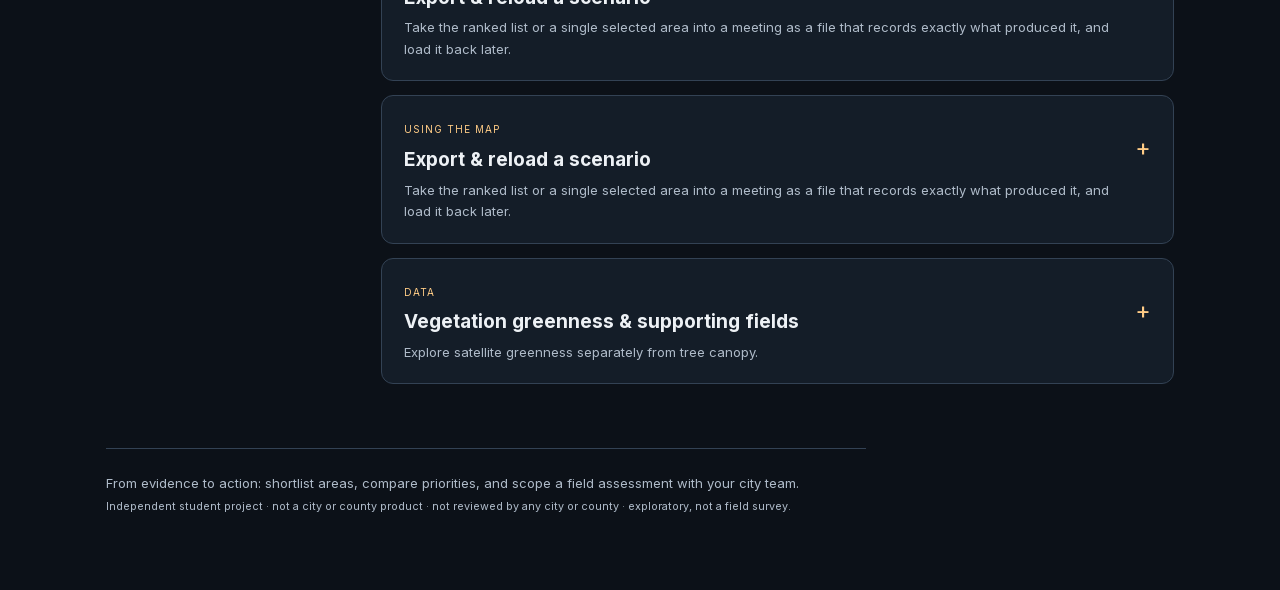
<file: contracosta/app/guide.html>
<!doctype html><html lang="en"><head><meta charset="utf-8"><meta name="viewport" content="width=device-width,initial-scale=1"><title>Data & methods · CoolEquity Contra Costa</title><link rel="stylesheet" href="guide.css"></head><body><a class="skip" href="#topics">Skip to topics</a><header><a class="logo" href="./">Cool<span>Equity</span></a><span>Contra Costa County</span><a class="back" href="./">Open map ↗</a></header><main><section class="hero"><p class="eyebrow">THE EVIDENCE BEHIND THE MAP</p><h1>Build the case for<br>your next tree investment.</h1><p class="lede">Find where shade investment deserves attention, test your priorities, and put an initial scale of planting beside the evidence. Here’s how each feature supports that decision.</p><div class="cards"><a href="#score"><b>01 / Prioritize</b><span>Build an investment shortlist →</span></a><a href="#planting"><b>02 / Explore planting</b><span>Scope trees, canopy and cost →</span></a><a href="#pop"><b>03 / Check the evidence</b><span>Explain the recommendation →</span></a></div><p class="scope">For urban forestry, climate planning and public works · Methods reviewed September 7, 2026<br>Sources and data vintages are listed by topic.</p></section><div class="layout"><aside class="contents"><label for="search">Find a feature or source</label><input id="search" type="search" placeholder="Try population, ROI or cooling…"><nav aria-label="Guide categories"><button type="button" data-filter="all" aria-pressed="true">All topics</button><button type="button" data-filter="Start here" aria-pressed="false">Start here</button><button type="button" data-filter="Priorities" aria-pressed="false">Priorities</button><button type="button" data-filter="Data" aria-pressed="false">Data & sources</button><button type="button" data-filter="Scenarios" aria-pressed="false">Planting scenarios</button><button type="button" data-filter="Using the map" aria-pressed="false">Using the map</button></nav><p>Opened from the map? Your map stays in its original tab.</p><a href="../data/contracosta.geojson" download>Download map data (GeoJSON)</a><a href="https://github.com/advikar/coolequity/tree/contra-costa">Browse source code ↗</a></aside><section id="topics" tabindex="-1"><div class="results"><p id="count" role="status"></p><button id="expand" type="button">Expand visible topics</button></div>
<article data-tag="Start here" id="overview"><details><summary><span class="tag">Start here</span><h2>From a map to a defensible shortlist</h2><p>Find where canopy investment deserves a closer look, then explore the scale of a street-tree intervention.</p></summary><div class="answer"><h3>Use it to</h3><p class="outcome">Turn a countywide canopy map into a focused conversation about where to invest. A city team can shortlist areas for field assessment, compare policy priorities, and estimate the scale of a street-tree program in one place.</p><h3>Why this approach</h3><p>We bring canopy, residents and home-cooling context onto the same grid so staff can compare areas without assembling separate maps. The workflow connects a priority to its evidence and a planting scenario.</p><details class="technical"><summary>Source &amp; calculation details</summary><div>1. Choose a ranked area. 2. Read its metrics. 3. Adjust the planting share. Use Explore to compare layers or change ranking weights. The map, list and score breakdown update together.</div></details><p class="planning-note"><strong>Planning note</strong> Use the shortlist to scope an assessment; confirm site feasibility and local costs before committing funds.</p><div class="sources"><a href="https://github.com/advikar/coolequity/blob/contra-costa/README.md">Project and scope ↗</a></div><a class="permalink" href="#overview">Link to this topic</a></div></details></article>

<article data-tag="Priorities" id="score"><details><summary><span class="tag">Priorities</span><h2>Priority score & ranking</h2><p>A relative 0–100 index of where canopy investment may be most needed in this county.</p></summary><div class="answer"><h3>Use it to</h3><p class="outcome">Build a first-round investment shortlist that accounts for both missing shade and the people living with it. Open any area to explain the drivers behind its position in a budget or program-scoping discussion.</p><h3>Why this approach</h3><p>An additive score makes each input’s contribution inspectable. Canopy carries the largest default share because this product prioritizes tree investment; A/C and age add resident context. Population adjusts potential reach. These are explicit project policy choices, not externally prescribed weights.</p><details class="technical"><summary>Source &amp; calculation details</summary><div>Defaults: 55% missing canopy + 25% lack of A/C + 20% age 65+. Inputs are scaled to 0–1; protective inputs enter as 1 − scaled value. Multiply the sum by (0.55 + 0.45 × scaled population), then rescale residential results to 0–100. The pipeline clips the low-need tail: heat and age at p2, canopy and A/C at p98; population saturates at p98. Exact endpoints ship in the GeoJSON norm object.</div></details><p class="planning-note"><strong>Planning note</strong> Scores compare residential cells within this county; they are not health-risk probabilities or cross-city rankings.</p><div class="sources"><a href="https://github.com/advikar/coolequity/blob/contra-costa/pipeline/05_score.py">Score implementation ↗</a><a href="https://github.com/advikar/coolequity/blob/contra-costa/pipeline/config.py">Default weights ↗</a></div><a class="permalink" href="#score">Link to this topic</a></div></details></article>

<article data-tag="Priorities" id="weights"><details><summary><span class="tag">Priorities</span><h2>Presets & custom weights</h2><p>Ask a different policy question and see the shortlist change.</p></summary><div class="answer"><h3>Use it to</h3><p class="outcome">Test whether a proposed focus area remains a priority when staff emphasize shade, older residents or access to cooling. Use presets to structure a policy discussion instead of treating one ranking as the only answer.</p><h3>Why this approach</h3><p>Editable weights expose the value judgments behind a composite index. The JRC’s guidance supports examining rankings under alternative assumptions; it does not endorse our particular presets. Normalizing weights keeps their relative contribution explicit.</p><details class="technical"><summary>Source &amp; calculation details</summary><div>Recommended mix is the shipped model. Trees only isolates tree cover and population. Heat only isolates surface heat and population. Older residents emphasizes age; Homes without A/C emphasizes A/C; Far from cooling adds walking time. Most people raises the population multiplier. Input sliders are normalized to sum to 100%; the population slider changes the separate multiplier. Reset restores the defaults.</div></details><h3 id="popweight">Count people more (the population multiplier)</h3><p>The four condition sliders say <em>what</em> counts; this slider says how much the <em>number of residents</em> counts. Each area first gets a need figure from its conditions. That figure is then multiplied by a factor that runs from (1 − P) for the least-populated area up to 1 for the most-populated, where P is the slider. At P = 0% every area is judged on conditions alone. At the recommended 45%, the most-populated area counts about 1.8× the least. At 100%, an area with almost no residents scores near zero whatever its heat or shade, because there is almost nobody there to help. Population is normalised between the 2nd and 98th percentile of ranked areas, so one very crowded area does not flatten everyone else.</p><details class="technical"><summary>Worked example</summary><div>Two areas with the same conditions score 0.60 before population. One holds 40 residents (near the bottom of the range), the other 2,400 (near the top). At P = 45% the first is multiplied by about 0.55 and the second by about 1.0, so they score 0.33 and 0.60: the populous area ranks well ahead. At P = 0% both stay at 0.60 and tie. At P = 90% the small one falls to 0.06.</div></details><p class="planning-note"><strong>Planning note</strong> Presets represent alternative priorities. They change rankings, not planting costs.</p><div class="sources"><a href="https://knowledge4policy.ec.europa.eu/composite-indicators/toolkit_en/navigation-page/10-step-guide_en/step-8-sensitivity-analysis_en">JRC: sensitivity analysis ↗</a><a href="https://github.com/advikar/coolequity/blob/contra-costa/app/index.html">Live scoring and presets ↗</a></div><a class="permalink" href="#weights">Link to this topic</a></div></details></article>

<article data-tag="Data" id="lst"><details><summary><span class="tag">Data</span><h2>Surface heat</h2><p>Satellite surface temperature, not the air temperature people breathe.</p></summary><div class="answer"><h3>Use it to</h3><p class="outcome">See the outdoor thermal context around proposed investments and compare it with canopy gaps. The separate heat view helps staff distinguish a shade-priority question from a surface-heat question.</p><h3>Why this approach</h3><p>Landsat provides a repeatable, spatially consistent thermal record. Summer medians reduce dependence on a single scene. We keep heat separate in the default canopy ranking because coastal-to-inland climate can dominate countywide temperature comparisons.</p><details class="technical"><summary>Source &amp; calculation details</summary><div>Landsat 8/9 Collection 2 surface-temperature band ST_B10, via Planetary Computer; medians of summer scenes in 2022–2024. Mid-morning overpasses sample particular clear-sky days, not the hottest afternoon or a continuous record.</div></details><p class="planning-note"><strong>Planning note</strong> Surface temperature is not air temperature or a live heat alert. Current scenes cover summers 2022–2024.</p><div class="sources"><a href="https://www.usgs.gov/faqs/what-are-band-designations-landsat-satellites">USGS: Landsat bands ↗</a><a href="https://github.com/advikar/coolequity/blob/contra-costa/pipeline/02_satellite.py">Satellite pipeline ↗</a><a href="https://planetarycomputer.microsoft.com/dataset/landsat-c2-l2">Landsat collection ↗</a></div><a class="permalink" href="#lst">Link to this topic</a></div></details></article>

<article data-tag="Data" id="green"><details><summary><span class="tag">Data</span><h2>Tree canopy</h2><p>The share of assessed ground covered by tree crowns.</p></summary><div class="answer"><h3>Use it to</h3><p class="outcome">Locate shade deficits and establish a baseline for scoping a canopy assessment. Staff can compare canopy coverage across candidate areas before choosing where to investigate street-tree opportunities.</p><h3>Why this approach</h3><p>The USFS/CAL FIRE aerial canopy classification targets tree crowns, which fits a shade-investment question more directly than general greenness. Equal-area aggregation preserves ground-area proportions; the assessed urban boundary defines the denominator.</p><details class="technical"><summary>Source &amp; calculation details</summary><div>Primary layer: USFS/CAL FIRE California Urban Tree Canopy, 2022 NAIP aerial classification at 0.6 m native resolution. The pipeline aggregates canopy pixels in equal-area coordinates and clips denominators to assessed urban boundaries. Rural fringe uses the Meta/WRI canopy-height fallback where available. Where canopy remains missing, the pipeline retains Sentinel-2 vegetation; green_src identifies canopy versus ndvi in the exported data. The refreshed build has 2,266 canopy-backed and 431 vegetation-proxy residential cells. canopy_source distinguishes usfs-2022, chm-legacy and none; coverage_frac gives the assessed share where known. Legacy height-map coverage is unknown. The tree-canopy layer renders missing canopy in gray; the separate greenness layer covers all cells.</div></details><p class="planning-note"><strong>Planning note</strong> Canopy coverage uses aerial and height-map sources; 431 ranked cells use a vegetation proxy for scoring, labeled in cell details. Percentages describe assessed cover, not individual trees or verified planting space.</p><div class="sources"><a href="https://cdnverify.bof.fire.ca.gov/media/xs2oiyts/full-8-may-2025-director-s-report.pdf#page=3">CAL FIRE: canopy product announcement ↗</a><a href="https://www.fs.usda.gov/r05/state-private-tribal/california-urban-canopy-data">USFS source ↗</a><a href="https://github.com/advikar/coolequity/blob/contra-costa/pipeline/02d_canopy_usfs.py">Aggregation and fallback ↗</a></div><a class="permalink" href="#green">Link to this topic</a></div></details></article>

<article data-tag="Data" id="pop"><details><summary><span class="tag">Data</span><h2>Population</h2><p>Estimated residents allocated into map cells from larger census areas.</p></summary><div class="answer"><h3>Use it to</h3><p class="outcome">Bring the scale of resident need into investment decisions. Population helps distinguish a sparsely occupied canopy gap from an area where a similar gap affects the surroundings of many more residents.</p><h3>Why this approach</h3><p>ACS five-year data supplies population, age and income on a consistent small-area geography. In this county, area allocation avoids relying on OSM housing footprints that the project audit found incomplete and unevenly mapped across income groups. That is the reason for this allocation choice.</p><details class="technical"><summary>Source &amp; calculation details</summary><div>ACS 2024 five-year estimates (2020–2024), at block-group level, intersected with the county and cells. Contra Costa allocates population by overlap area. Building weighting was rejected here: the project audit found incomplete OSM housing coverage skewed toward wealthier areas.</div></details><p class="planning-note"><strong>Planning note</strong> Cell populations are allocated estimates, not household counts. Published ACS margins of error are retained with the source data; they are not yet propagated into score uncertainty.</p><div class="sources"><a href="https://github.com/advikar/coolequity/blob/contra-costa/pipeline/03_census.py">Census aggregation ↗</a><a href="https://www.census.gov/programs-surveys/acs/data.html">ACS 2024 data ↗</a></div><a class="permalink" href="#pop">Link to this topic</a></div></details></article>

<article data-tag="Data" id="pct65"><details><summary><span class="tag">Data</span><h2>Residents aged 65+</h2><p>An estimated, smoothed share of older residents.</p></summary><div class="answer"><h3>Use it to</h3><p class="outcome">Bring older residents into the shortlist for shade investment and outreach planning. The seniors preset lets staff see how prioritizing this population changes the areas they would investigate first.</p><h3>Why this approach</h3><p>CDC identifies adults aged 65+ as more susceptible to heat-related problems, supporting age as one input. The project smooths small-cell percentages to avoid unstable extremes; the 100-person smoothing strength is a design choice, not a CDC recommendation.</p><details class="technical"><summary>Source &amp; calculation details</summary><div>Start with ACS block-group population aged 65+, allocate to cells, then smooth: (estimated residents 65+ + 100 × countywide age-65+ fraction) ÷ (cell population + 100). The displayed percentage and score use this smoothed result.</div></details><p class="planning-note"><strong>Planning note</strong> Shares are smoothed area estimates. They do not identify individual residents or their health needs.</p><div class="sources"><a href="https://www.cdc.gov/heat-health/risk-factors/heat-and-older-adults-aged-65.html">CDC: older adults and heat ↗</a><a href="https://github.com/advikar/coolequity/blob/contra-costa/pipeline/05_score.py">Age smoothing ↗</a><a href="https://github.com/advikar/coolequity/blob/contra-costa/pipeline/03_census.py">Demographic allocation ↗</a></div><a class="permalink" href="#pct65">Link to this topic</a></div></details></article>

<article data-tag="Data" id="ac"><details><summary><span class="tag">Data</span><h2>A/C access</h2><p>Census estimates of occupied homes with air conditioning.</p></summary><div class="answer"><h3>Use it to</h3><p class="outcome">Identify areas where limited home cooling adds a reason to investigate shade and public cooling access. This gives the investment discussion a housing dimension alongside canopy and population.</p><h3>Why this approach</h3><p>Census LACE combines AHS air-conditioning information with the ACS’s geographic coverage to estimate prevalence at tract scale. We chose it to use a documented, cooling-specific national product instead of treating local income rank as A/C availability.</p><details class="technical"><summary>Source &amp; calculation details</summary><div>US Census LACE 2023 AC_PE, joined by tract and aggregated using allocated occupied housing units from ACS 2024 B25003_001E. Each overlap contributes occupied homes × overlap fraction; A/C homes = that count × tract rate / 100. The cell rate is summed A/C homes ÷ summed occupied homes × 100. LACE is an experimental modeled product drawing on the American Housing Survey and ACS. The pipeline retains an income-rank fallback where estimates are unavailable; ac_src now explicitly records lace or income-model. ac_coverage records the share of allocated occupied homes with a valid LACE estimate; incomplete coverage does not become a zero-A/C observation. Every currently ranked residential cell is LACE-backed.</div></details><p class="planning-note"><strong>Planning note</strong> Experimental tract estimates, weighted by occupied homes. It does not establish working or affordable A/C in a particular home.</p><div class="sources"><a href="https://www2.census.gov/programs-surveys/demo/technical-documentation/lace/2023-LACE-Quick-Guide.pdf">Census: LACE technical guide ↗</a><a href="https://www.census.gov/data/experimental-data-products/lace.html">Census LACE ↗</a><a href="https://github.com/advikar/coolequity/blob/contra-costa/pipeline/03_census.py">Join and fallback ↗</a></div><a class="permalink" href="#ac">Link to this topic</a></div></details></article>

<article data-tag="Data" id="access"><details><summary><span class="tag">Data</span><h2>Walking access & potential cooling sites</h2><p>Estimated walking time to a discovery site, with an official county directory alongside.</p></summary><div class="answer"><h3>Use it to</h3><p class="outcome">Screen for areas where residents may face a long walk to a potential cooling facility. Use the map to focus a facility-verification exercise or a discussion about where additional relief may be needed.</p><h3>Why this approach</h3><p>OSM provides facility locations and a pedestrian graph in a common, reproducible source. Shortest-path routing represents mapped street connections more realistically than straight-line distance alone. This is a facility-access screen, not an emergency service directory.</p><details class="technical"><summary>Source &amp; calculation details</summary><div>The county file contains 488 mapped sites across library, community center, pool and senior/shelter categories. The walking pipeline uses an OSM pedestrian graph, multi-source shortest paths, straight-line snap distances at both ends, and 4.8 km/h. Revised September 9, 2026: streets tagged access=private (gated and private subdivisions) are now part of the graph, because residents can walk out of their own subdivision, and each cell centre and each site is joined to its eight nearest network nodes with the best door-to-door total kept, so a point no longer snaps to an isolated footpath when a street is a few metres further. A cell whose only nearby network is a fragment (fewer than 40 nodes within 2 km, such as farm tracks) is treated as off-network and shows the straight-line estimate, labelled. In this county 1,235 residential cells got a shorter estimate (median 61 → 51 min), 21 cells the network does not reach show a straight-line estimate instead and say so, and 34 cells carry a detour-review flag because the route is more than three times the straight line (a barrier, or a remaining map gap). The shipped model puts no weight on walking time, so no score or rank changed. All 2,859 cells in the current overlay CSV are labeled routed.</div></details><p class="planning-note"><strong>Planning note</strong> Verify designation, hours, fees and accessibility. Category filters change markers only; walking estimates remain based on all mapped sites.</p><p><a href="cooling.html">County-listed cooling locations and phone numbers ↗</a></p><p class="planning-note">The county EHSD bulletin lists 17 designated locations and asks visitors to call for hours. Its June 2026 revision says El Cerrito and Kensington libraries lack A/C; both are excluded from our discovery inventory and rerouted access calculation. The directory is not an open-now feed. access_snap_m records the straight-line cell-to-network connection; connections over 100 m are flagged for approach review, without implying that shorter approaches are verified. Walking estimates still use the remaining 486 discovery sites, not just the official directory.</p><div class="sources"><a href="https://www.contracosta.ca.gov/10174/Heat-Safety-Tips-Places-to-Cool">County: places to cool ↗</a><a href="https://github.com/advikar/coolequity/blob/contra-costa/pipeline/04b_routed_access.py">Routing method ↗</a><a href="https://github.com/advikar/coolequity/blob/contra-costa/pipeline/04_overlays.py">Site selection ↗</a><a href="https://www.openstreetmap.org/about">OpenStreetMap ↗</a></div><a class="permalink" href="#access">Link to this topic</a></div></details></article>

<article data-tag="Scenarios" id="planting"><details><summary><span class="tag">Scenarios</span><h2>Street planting share</h2><p>Choose how much of the theoretical mapped street capacity to explore.</p></summary><div class="answer"><h3>Use it to</h3><p class="outcome">Translate a priority area into a concrete program-scale question: what would planting a quarter, half or all of the mapped street capacity involve? Compare tree counts, canopy gain and indicative cost before commissioning site surveys.</p><h3>Why this approach</h3><p>Street length connects the scenario to a physical intervention that a public-works team can investigate. Both sides at 10 m spacing gives a transparent, repeatable capacity assumption. It is a project scenario convention, not a verified spacing requirement for every street.</p><details class="technical"><summary>Source &amp; calculation details</summary><div>Capacity = floor(mapped eligible street centerline meters × 2 ÷ 10). Trees = round(capacity × selected share / 100), capped by cell area minus known aerial canopy area, divided by 40 m². With a usable whole-cell baseline, its remaining-canopy ceiling also applies. Added canopy percentage points = trees × 40 ÷ cell area × 100. A change from 10% to 15% canopy is +5 percentage points, not a 5% relative increase. Scenarios require mapped street capacity, not 99% accuracy. Tree counts, cost, added canopy and illustrative air cooling are conditional on feasible planting and new, non-overlapping crowns. The remaining-area ceiling subtracts known aerial canopy without extrapolating partial coverage over unassessed land. A whole-cell current-to-future canopy total is shown only with at least 99% aerial coverage; otherwise only added canopy is shown. The slider starts at 25%; zero means no planting. Choices persist during unit and weight changes for this session.</div></details><p class="planning-note"><strong>Planning note</strong> Capacity is theoretical; confirm ownership, existing trees, utilities and space. Partial and unknown canopy coverage allow conditional scenarios; they do not establish a reliable future total or verified planting capacity.</p><div class="sources"><a href="https://github.com/advikar/coolequity/blob/contra-costa/pipeline/04_overlays.py">Street-length calculation ↗</a><a href="https://github.com/advikar/coolequity/blob/contra-costa/app/index.html">Scenario arithmetic ↗</a></div><a class="permalink" href="#planting">Link to this topic</a></div></details></article>

<article data-tag="Scenarios" id="cost"><details><summary><span class="tag">Scenarios</span><h2>Trees, maturity & cost</h2><p>An indicative scale of investment; no financial return is calculated.</p></summary><div class="answer"><h3>Use it to</h3><p class="outcome">Put an initial scale of investment beside the shortlist. A shared unit-cost and crown-area assumption lets staff compare scenarios consistently and prepare questions for arborists and procurement teams.</p><h3>Why this approach</h3><p>A linear model makes every dollar and canopy increment traceable to the tree count. The $500 cost and 40 m² mature crown are project planning assumptions; no verified Contra Costa bid or species analysis establishes them as locally representative.</p><details class="technical"><summary>Source &amp; calculation details</summary><div>Assume 40 m² of additional mature crown per tree and $500 per planted tree, intended to include roughly three years of establishment care. Scenario cost = trees × $500. Crown area is an assumption, not a detected tree count; additive canopy assumes no overlap.</div></details><p class="planning-note"><strong>Planning note</strong> Indicative cost at assumed maturity; not a bid, lifecycle budget or financial ROI. Growth, survival and crown overlap are not modeled.</p><div class="sources"><a href="https://github.com/advikar/coolequity/blob/contra-costa/app/index.html">Scenario constants ↗</a><a href="https://github.com/advikar/coolequity/blob/contra-costa/DATA_QUALITY.md">Assumption audit ↗</a></div><a class="permalink" href="#cost">Link to this topic</a></div></details></article>

<article data-tag="Scenarios" id="cooling"><details><summary><span class="tag">Scenarios</span><h2>Illustrative air cooling</h2><p>A literature-based scale estimate of possible cooling at maturity.</p></summary><div class="answer"><h3>Use it to</h3><p class="outcome">Connect tree investment to cooler streets and shade where people walk and wait. Added crowns can reduce direct sun and surface heating; the air-cooling number describes a different, area-wide effect and does not capture the full benefit of standing in shade.</p><h3>Why this approach</h3><p>A review of urban cooling simulations estimates about 0.3 °C of afternoon air cooling per 10 percentage points of canopy under clear-sky summer conditions. We use that relationship for an illustrative scenario, separate from the satellite surface-temperature layer.</p><details class="technical"><summary>Source &amp; calculation details</summary><div>Apply 0.3 °C air-temperature reduction per 10 percentage points of added canopy: cooling = canopy gain ÷ 10 × 0.3. Krayenhoff et al. (2021) synthesize higher-quality numerical modeling studies at this approximate scale. The coefficient describes clear-sky summer afternoons, not annual average cooling or a calibrated local response. Fahrenheit differences multiply by 1.8, without adding 32. This is air cooling, not surface cooling. For example, +5 canopy percentage points gives an illustrative 0.15 °C air reduction. Research comparing tree-covered surfaces with built surfaces does not provide a transferable per-tree forecast for this cell; no surface-temperature change is currently modeled.</div></details><p class="planning-note"><strong>Planning note</strong> Literature-based illustration at maturity, not a locally calibrated forecast or a count of residents cooled.</p><div class="sources"><a href="https://doi.org/10.1088/1748-9326/abdcf1">Krayenhoff et al.: cooling simulations review ↗</a><a href="https://www.wri.org/insights/urban-trees-cooling-potential">WRI explanation ↗</a><a href="https://pmc.ncbi.nlm.nih.gov/articles/PMC8611034/">Surface-temperature research ↗</a><a href="https://github.com/advikar/coolequity/blob/contra-costa/app/index.html">Scenario implementation ↗</a></div><a class="permalink" href="#cooling">Link to this topic</a></div></details></article>

<article data-tag="Data" id="geography"><details><summary><span class="tag">Data</span><h2>Cells, names & unranked land</h2><p>Hexagons are consistent analysis units, not census blocks or neighborhood boundaries.</p></summary><div class="answer"><h3>Use it to</h3><p class="outcome">Compare the same geographic units across all map layers. A consistent grid helps staff move from a county overview to an identifiable area for follow-up without changing the unit of analysis.</p><h3>Why this approach</h3><p>H3 cells give each area a stable identifier and allow different source geographies to be combined. Keeping developed and undeveloped cells visible preserves geographic context while residential-only ranking keeps the shortlist aligned with resident priorities.</p><details class="technical"><summary>Source &amp; calculation details</summary><div>H3 resolution 8, about 0.77 km² per cell; exact geodesic areas are stored per cell. Current build: 2,695 residential, 8 developed without residents and 156 undeveloped cells, totaling 2,859. Residential means estimated population ≥ 1. Development uses OSM street-length/building thresholds. Names are approximate OSM locators, sometimes with compass suffixes.</div></details><p class="planning-note"><strong>Planning note</strong> Cells are not census blocks or neighborhood boundaries. Place names are approximate; gray means unranked.</p><div class="sources"><a href="https://github.com/advikar/coolequity/blob/contra-costa/pipeline/01_make_grid.py">Grid ↗</a><a href="https://github.com/advikar/coolequity/blob/contra-costa/pipeline/05_score.py">Classification thresholds ↗</a><a href="https://esa-worldcover.org/en">WorldCover ↗</a></div><a class="permalink" href="#geography">Link to this topic</a></div></details></article>

<article data-tag="Priorities" id="findings"><details><summary><span class="tag">Priorities</span><h2>The canopy-equity headline</h2><p>The project’s earlier income comparison is documented here for reference.</p></summary><div class="answer"><h3>Use it to</h3><p class="outcome">Frame an equity discussion using canopy and resident context, then inspect the candidate areas directly. The earlier county headline is retained here as analysis history while its mixed-source baseline is reviewed.</p><h3>Why this approach</h3><p>The headline compares canopy directly with income context, independently of the composite score. Population weighting describes the canopy surroundings of resident groups rather than giving an empty cell the same influence as a populated one.</p><details class="technical"><summary>Source &amp; calculation details</summary><div>The project findings report population-weighted canopy of 12.9% versus 27.0% for the poorest and richest resident quarters, and 577,342 estimated residents in cells below 15% canopy. Income is derived from ACS block-group medians and joined through the census pipeline; income is not a visible map layer.</div></details><p class="planning-note"><strong>Planning note</strong> The earlier figures include vegetation-proxy cells and require a canopy-only recheck before use as a canopy-equity claim. They are not shown as current headline findings.</p><div class="sources"><a href="https://github.com/advikar/coolequity/blob/contra-costa/FINDINGS_CONTRACOSTA.md">County findings ↗</a><a href="https://github.com/advikar/coolequity/blob/contra-costa/pipeline/03_census.py">Census method ↗</a></div><a class="permalink" href="#findings">Link to this topic</a></div></details></article>

<article data-tag="Data" id="holc"><details><summary><span class="tag">Data</span><h2>Historical redlining</h2><p>Historical context appears only when the dataset contains usable HOLC grades.</p></summary><div class="answer"><h3>Use it to</h3><p class="outcome">Keep historical context available where the data supports it, without distracting the current investment workflow with an empty layer.</p><h3>Why this approach</h3><p>The application checks for actual HOLC grades before offering the control. Mapping Inequality is the documented historical source; Contra Costa has no graded cells in this build.</p><details class="technical"><summary>Source &amp; calculation details</summary><div>The Contra Costa map file has no graded cells, so its historical heading and redlining control are hidden. HOLC data elsewhere comes from Mapping Inequality. Walking access remains a separate feature.</div></details><p class="planning-note"><strong>Planning note</strong> No HOLC layer does not imply no history of discrimination.</p><div class="sources"><a href="https://dsl.richmond.edu/panorama/redlining/">Mapping Inequality ↗</a><a href="https://github.com/advikar/coolequity/blob/contra-costa/pipeline/04_overlays.py">Overlay pipeline ↗</a></div><a class="permalink" href="#holc">Link to this topic</a></div></details></article>

<article data-tag="Using the map" id="display"><details><summary><span class="tag">Using the map</span><h2>Layers, units, basemaps & session state</h2><p>Explore changes the map view; weights change the ranking; planting share changes the scenario.</p></summary><div class="answer"><h3>Use it to</h3><p class="outcome">Move from a quick shortlist to detailed exploration at your own pace. Switch layers to inspect evidence, adjust weights to test priorities, and change the planting share to scope an intervention.</p><h3>Why this approach</h3><p>Simple and Explore separate routine review from advanced controls. Units and basemaps change presentation only. Contextual guide links preserve the map in its original tab, so checking a method does not interrupt the scenario.</p><details class="technical"><summary>Source &amp; calculation details</summary><div>Simple shows priorities and a searchable area list. Search approximate place names or cell IDs and use Previous / Next 25 to browse all 2,695 ranked residential cells. Explore exposes layers, presets, weights and site filters. Darker colors generally indicate greater need; tree canopy uses brown for low canopy. Gray and muted cells are unranked. Metric/imperial is display-only. Map/satellite changes background imagery. How to use reopens help at any time; the help card can be dragged, or moved with the arrow keys. Every “i” button opens a short plain-language card with a link to the matching guide topic. Explore is arranged as three numbered steps — what matters most, color the map by, places to cool off — followed by the legend and the priority list, which can be folded away; the ranked list marks how far each area moved whenever the mix is not the recommended one. Reset map returns to the zoomed-out Priority view without touching your mix. Fahrenheit and miles are the default.</div></details><p class="planning-note"><strong>Planning note</strong> Your mix of priorities and the map layer are kept for this browser tab: a reload lands where you were, and the home button returns to the start screen without resetting them. A new tab starts fresh at the start screen. Planting shares last for the current page session.</p><div class="sources"><a href="https://github.com/advikar/coolequity/blob/contra-costa/app/index.html">Application behavior ↗</a></div><a class="permalink" href="#display">Link to this topic</a></div></details></article>

<article data-tag="Using the map" id="sort"><details><summary><span class="tag">Using the map</span><h2>Sorting, filtering and searching the list</h2><p>Sort re-orders the Priority areas list by one measure; rank badges and the map never change.</p></summary><div class="answer"><h3>Use it to</h3><p class="outcome">Read the same ranked list from a different angle: the most people first, the hottest ground first, the least tree cover first, the longest walk first. Filters narrow the list to areas that meet a threshold; search finds one area by name or cell number.</p><h3>Why this approach</h3><p>The rank badge is the answer to the question set under What matters most, so it stays fixed. Sorting is a reading aid, which is why the count line says what the list is sorted by and in which direction whenever it is not in rank order.</p><details class="technical"><summary>Source &amp; calculation details</summary><div><strong>Sort options.</strong> <em>Need</em>: the priority score under the current mix, the same order as the rank badges. <em>Residents</em>: estimated people living in the area (ACS, allocated into the hexagon). <em>Surface heat</em>: summer afternoon land-surface temperature from Landsat. <em>Tree cover</em>: share of assessed land under tree crowns (or the greenness index where no aerial assessment exists). <em>Walk to cooling</em>: estimated minutes on foot to the nearest mapped cool place along the pedestrian network. <em>Age 65+</em>: estimated share of residents aged 65 or older. <strong>Direction.</strong> “Most first” puts the largest value at the top; “least first” the smallest. Tree cover opens least first, every other measure most first, and either can be flipped. <strong>Filters.</strong> Walk over 15 minutes; 500 or more residents; tree cover under 10%; residents aged 65+ at 20% or more; plantable (mapped street capacity exists). Filters combine, and the count line says “matching” instead of “ranked” while any is on. Areas with no value for the chosen measure sort as zero.</div></details><p class="planning-note"><strong>Planning note</strong> A sort is not a ranking. Use What matters most to change what the score rewards; use sort and filters to find areas within the ranking you already have.</p><a class="permalink" href="#sort">Link to this topic</a></div></details></article><article data-tag="Using the map" id="export"><details><summary><span class="tag">Using the map</span><h2>Export &amp; reload a scenario</h2><p>Take the ranked list or a single selected area into a meeting as a file that records exactly what produced it, and load it back later.</p></summary><div class="answer"><h3>Use it to</h3><p class="outcome">Share a shortlist or one area with colleagues, keep a record of the weights and planting share behind a recommendation, and reopen the same view. A CSV opens in a spreadsheet; a JSON file reloads into this map. Nothing is uploaded: files are generated in the browser and saved on your computer.</p><h3>Ranked list — the Export &amp; share section</h3><p><b>Save scenario (JSON)</b> saves the ranked list with the full scenario header, for reopening. <b>Spreadsheet (CSV)</b> saves every ranked cell in the order the current weights put them, one row per cell, with plain column names (see the column key below). <b>Open a saved scenario…</b> reads a scenario file back in and restores the weights, population weighting, any planting shares you set and the selected area; the status line under the buttons says what was loaded and whether the data version matches.</p><h3 id="export-area">Selected area — in the area panel</h3><p><b>Save this area (JSON)</b> and <b>Spreadsheet row (CSV)</b> save one record for the cell you have open: its metrics, where it ranks under the weights in force and under the shipped defaults, the sources and coverage behind each number, and the planting scenario at the share you chose (trees, canopy gain in percentage points, indicative cost, illustrative cooling). Reloading an area file restores the weights and reopens that area.</p><h3>Why this approach</h3><p>A ranking only means something with its weights, assumptions and data version attached, so every export carries them: the weights in force, the population multiplier, the preset if one matches, the planting constants, per-cell source and coverage flags, and the SHA-256 fingerprint of the data file that was loaded. Reloading says plainly if the data version differs.</p><details class="technical"><summary>Source &amp; calculation details</summary><div>rank/score are computed live from the exported weights; rank_recommended_mix/score_recommended_mix are the pipeline defaults shipped with the data. Spreadsheet rows repeat the scenario header (city, timestamp, data fingerprint and version tag, ACS year, preset, population weight and the five weights) as trailing columns so a row can never be separated from the weights that produced it. JSON files add an interpretation note list and the column key. Loading checks the export schema and the city and refuses a mismatch; a different data fingerprint loads with a visible warning because figures may not reproduce. The fingerprint is computed in the browser at load and reads “unavailable” when the page is opened from a local file rather than a server.</div></details><h3 id="export-fields">Column key</h3><p>Spreadsheet columns use the plain names in the first column; scenario (JSON) files use the internal keys in the second and carry this key as <code>field_key</code>.</p><div class="table-wrap"><table class="fields"><thead><tr><th>Spreadsheet column</th><th>JSON key</th><th>Meaning</th></tr></thead><tbody><tr><td><code>cell_id</code></td><td><code>id</code></td><td>Stable number of the hexagon area</td></tr><tr><td><code>area_name</code></td><td><code>name</code></td><td>Nearest mapped place name</td></tr><tr><td><code>area_type</code></td><td><code>place</code></td><td>res = residents ranked; activity = developed, no residents; empty = undeveloped</td></tr><tr><td><code>rank</code></td><td><code>rank</code></td><td>Rank under the priorities in this file (1 = most need)</td></tr><tr><td><code>priority_score_0_100</code></td><td><code>score</code></td><td>Priority score under these priorities, relative within the study area</td></tr><tr><td><code>rank_recommended_mix</code></td><td><code>rank_default</code></td><td>Rank under the recommended mix shipped with the data</td></tr><tr><td><code>score_recommended_mix</code></td><td><code>score_default</code></td><td>Score under the recommended mix</td></tr><tr><td><code>surface_heat_c</code></td><td><code>lst_c</code></td><td>Summer land-surface temperature, °C (satellite)</td></tr><tr><td><code>tree_cover_pct</code></td><td><code>canopy_pct</code></td><td>Tree cover, % of assessed land (or greenness index where tree_cover_source_type = ndvi)</td></tr><tr><td><code>tree_cover_source_type</code></td><td><code>green_src</code></td><td>canopy = aerial assessment; ndvi = satellite greenness stand-in</td></tr><tr><td><code>tree_cover_dataset</code></td><td><code>canopy_source</code></td><td>usfs-2022 aerial classification or chm-legacy height model</td></tr><tr><td><code>tree_cover_year</code></td><td><code>canopy_year</code></td><td>Year of the tree-cover dataset</td></tr><tr><td><code>tree_cover_assessed_fraction</code></td><td><code>coverage_frac</code></td><td>Share of the area the aerial assessment covers (0–1)</td></tr><tr><td><code>tree_cover_quality</code></td><td><code>canopy_quality</code></td><td>full, partial or coverage-unknown</td></tr><tr><td><code>tree_cover_m2</code></td><td><code>canopy_m2</code></td><td>Assessed tree crown area, m²</td></tr><tr><td><code>assessed_area_m2</code></td><td><code>assessed_m2</code></td><td>Land the assessment covers, m²</td></tr><tr><td><code>residents</code></td><td><code>pop</code></td><td>Estimated residents (ACS, allocated into the area)</td></tr><tr><td><code>residents_65_plus_pct</code></td><td><code>pct65</code></td><td>Estimated share of residents aged 65+, %</td></tr><tr><td><code>homes_with_ac_pct</code></td><td><code>ac_pct</code></td><td>Estimated share of homes with air conditioning, %</td></tr><tr><td><code>ac_source</code></td><td><code>ac_src</code></td><td>lace = Census LACE; lace-pop = population-weighted LACE; income-model = fallback estimate</td></tr><tr><td><code>ac_coverage_fraction</code></td><td><code>ac_coverage</code></td><td>Share of homes with a LACE estimate (0–1)</td></tr><tr><td><code>census_acs_year</code></td><td><code>acs_year</code></td><td>ACS five-year vintage</td></tr><tr><td><code>walk_to_cooling_min</code></td><td><code>access_min</code></td><td>Estimated walking minutes to the nearest mapped cool place</td></tr><tr><td><code>walk_to_cooling_km</code></td><td><code>access_km</code></td><td>Estimated walking distance, km</td></tr><tr><td><code>walk_quality_flag</code></td><td><code>access_quality</code></td><td>network-estimate, approach-review (&gt;100 m off-network approach) or detour-review (route far longer than the straight line)</td></tr><tr><td><code>walk_network_connection_m</code></td><td><code>access_snap_m</code></td><td>Straight-line metres from the area centre to the walking network</td></tr><tr><td><code>area_m2</code></td><td><code>area_m2</code></td><td>Area of the hexagon, m²</td></tr><tr><td><code>plantable_street_m</code></td><td><code>street_m</code></td><td>Mapped street centreline available for planting, m</td></tr><tr><td><code>planting_scenario_available</code></td><td><code>scenario_ok</code></td><td>true when mapped street capacity exists</td></tr><tr><td><code>tree_cover_baseline_complete</code></td><td><code>canopy_baseline_ok</code></td><td>true when the aerial assessment covers ≥99% of the area</td></tr><tr><td><code>land_cover</code></td><td><code>land</code></td><td>Dominant land cover (ESA WorldCover) for undeveloped areas</td></tr><tr><td><code>redlining_grade</code></td><td><code>holc</code></td><td>1930s HOLC grade A–D where a map exists</td></tr><tr><td><code>planting_share_pct</code></td><td><code>planting_share</code></td><td>Share of street capacity planted in this scenario, %</td></tr><tr><td><code>scenario_trees</code></td><td><code>trees</code></td><td>Trees in this scenario</td></tr><tr><td><code>scenario_tree_cover_gain_points</code></td><td><code>canopy_gain_points</code></td><td>Added tree cover at maturity, percentage points</td></tr><tr><td><code>scenario_cost_usd</code></td><td><code>cost_usd</code></td><td>Indicative cost at $500 per tree</td></tr><tr><td><code>scenario_air_cooling_c</code></td><td><code>cooling_c</code></td><td>Illustrative summer air cooling at maturity, °C</td></tr><tr><td><code>scenario_future_tree_cover_pct</code></td><td><code>future_canopy_pct</code></td><td>Tree cover at maturity, % (only when the baseline is complete)</td></tr><tr><td><code>city</code></td><td><code>city</code></td><td>City slug</td></tr><tr><td><code>dataset_version</code></td><td><code>dataset_version</code></td><td>Data version tag</td></tr><tr><td><code>population_weight</code></td><td><code>population_weight</code></td><td>How strongly population counts (0–1)</td></tr><tr><td><code>weight_hotter_ground</code></td><td><code>w_heat</code></td><td>Share of the ranking given to hotter ground</td></tr><tr><td><code>weight_homes_without_ac</code></td><td><code>w_ac</code></td><td>Share given to homes without A/C</td></tr><tr><td><code>weight_far_from_cooling</code></td><td><code>w_access</code></td><td>Share given to distance from cooling</td></tr><tr><td><code>exported_at</code></td><td><code>exported_at</code></td><td>Export time (ISO 8601)</td></tr><tr><td><code>dataset_sha256</code></td><td><code>dataset_sha256</code></td><td>Fingerprint of the data file</td></tr><tr><td><code>dataset_acs_year</code></td><td><code>dataset_acs_year</code></td><td>ACS vintage of the data file</td></tr><tr><td><code>preset</code></td><td><code>preset</code></td><td>Preset in force, or custom</td></tr><tr><td><code>weight_fewer_trees</code></td><td><code>w_green</code></td><td>Share given to fewer trees</td></tr><tr><td><code>weight_older_residents</code></td><td><code>w_age65</code></td><td>Share given to older residents</td></tr></tbody></table></div><p class="planning-note"><strong>Planning note</strong> An export documents an exploratory scenario. It does not verify planting sites, costs or facility status, and it carries the same limitations as the map it came from.</p><div class="sources"><a href="https://github.com/advikar/coolequity/blob/contra-costa/app/index.html">Export implementation ↗</a><a href="https://github.com/advikar/coolequity/blob/contra-costa/tests/ui-contract.cjs">Export contract test ↗</a></div><a class="permalink" href="#export">Link to this topic</a></div></details></article>
<article data-tag="Using the map" id="export"><details><summary><span class="tag">Using the map</span><h2>Export &amp; reload a scenario</h2><p>Take the ranked list or a single selected area into a meeting as a file that records exactly what produced it, and load it back later.</p></summary><div class="answer"><h3>Use it to</h3><p class="outcome">Share a shortlist or one area with colleagues, keep a record of the weights and planting share behind a recommendation, and reopen the same view. A CSV opens in a spreadsheet; a JSON file reloads into this map. Nothing is uploaded: files are generated in the browser and saved on your computer.</p><h3>Ranked list — the Export &amp; share section</h3><p><b>Save scenario (JSON)</b> saves the ranked list with the full scenario header, for reopening. <b>Spreadsheet (CSV)</b> saves every ranked cell in the order the current weights put them, one row per cell, with plain column names (see the column key below). <b>Open a saved scenario…</b> reads a scenario file back in and restores the weights, population weighting, any planting shares you set and the selected area; the status line under the buttons says what was loaded and whether the data version matches.</p><h3 id="export-area">Selected area — in the area panel</h3><p><b>Save this area (JSON)</b> and <b>Spreadsheet row (CSV)</b> save one record for the cell you have open: its metrics, where it ranks under the weights in force and under the shipped defaults, the sources and coverage behind each number, and the planting scenario at the share you chose (trees, canopy gain in percentage points, indicative cost, illustrative cooling). Reloading an area file restores the weights and reopens that area.</p><h3>Why this approach</h3><p>A ranking only means something with its weights, assumptions and data version attached, so every export carries them: the weights in force, the population multiplier, the preset if one matches, the planting constants, per-cell source and coverage flags, and the SHA-256 fingerprint of the data file that was loaded. Reloading says plainly if the data version differs.</p><details class="technical"><summary>Source &amp; calculation details</summary><div>rank/score are computed live from the exported weights; rank_recommended_mix/score_recommended_mix are the pipeline defaults shipped with the data. Spreadsheet rows repeat the scenario header (city, timestamp, data fingerprint and version tag, ACS year, preset, population weight and the five weights) as trailing columns so a row can never be separated from the weights that produced it. JSON files add an interpretation note list and the column key. Loading checks the export schema and the city and refuses a mismatch; a different data fingerprint loads with a visible warning because figures may not reproduce. The fingerprint is computed in the browser at load and reads “unavailable” when the page is opened from a local file rather than a server.</div></details><h3 id="export-fields">Column key</h3><p>Spreadsheet columns use the plain names in the first column; scenario (JSON) files use the internal keys in the second and carry this key as <code>field_key</code>.</p><div class="table-wrap"><table class="fields"><thead><tr><th>Spreadsheet column</th><th>JSON key</th><th>Meaning</th></tr></thead><tbody><tr><td><code>cell_id</code></td><td><code>id</code></td><td>Stable number of the hexagon area</td></tr><tr><td><code>area_name</code></td><td><code>name</code></td><td>Nearest mapped place name</td></tr><tr><td><code>area_type</code></td><td><code>place</code></td><td>res = residents ranked; activity = developed, no residents; empty = undeveloped</td></tr><tr><td><code>rank</code></td><td><code>rank</code></td><td>Rank under the priorities in this file (1 = most need)</td></tr><tr><td><code>priority_score_0_100</code></td><td><code>score</code></td><td>Priority score under these priorities, relative within the study area</td></tr><tr><td><code>rank_recommended_mix</code></td><td><code>rank_default</code></td><td>Rank under the recommended mix shipped with the data</td></tr><tr><td><code>score_recommended_mix</code></td><td><code>score_default</code></td><td>Score under the recommended mix</td></tr><tr><td><code>surface_heat_c</code></td><td><code>lst_c</code></td><td>Summer land-surface temperature, °C (satellite)</td></tr><tr><td><code>tree_cover_pct</code></td><td><code>canopy_pct</code></td><td>Tree cover, % of assessed land (or greenness index where tree_cover_source_type = ndvi)</td></tr><tr><td><code>tree_cover_source_type</code></td><td><code>green_src</code></td><td>canopy = aerial assessment; ndvi = satellite greenness stand-in</td></tr><tr><td><code>tree_cover_dataset</code></td><td><code>canopy_source</code></td><td>usfs-2022 aerial classification or chm-legacy height model</td></tr><tr><td><code>tree_cover_year</code></td><td><code>canopy_year</code></td><td>Year of the tree-cover dataset</td></tr><tr><td><code>tree_cover_assessed_fraction</code></td><td><code>coverage_frac</code></td><td>Share of the area the aerial assessment covers (0–1)</td></tr><tr><td><code>tree_cover_quality</code></td><td><code>canopy_quality</code></td><td>full, partial or coverage-unknown</td></tr><tr><td><code>tree_cover_m2</code></td><td><code>canopy_m2</code></td><td>Assessed tree crown area, m²</td></tr><tr><td><code>assessed_area_m2</code></td><td><code>assessed_m2</code></td><td>Land the assessment covers, m²</td></tr><tr><td><code>residents</code></td><td><code>pop</code></td><td>Estimated residents (ACS, allocated into the area)</td></tr><tr><td><code>residents_65_plus_pct</code></td><td><code>pct65</code></td><td>Estimated share of residents aged 65+, %</td></tr><tr><td><code>homes_with_ac_pct</code></td><td><code>ac_pct</code></td><td>Estimated share of homes with air conditioning, %</td></tr><tr><td><code>ac_source</code></td><td><code>ac_src</code></td><td>lace = Census LACE; lace-pop = population-weighted LACE; income-model = fallback estimate</td></tr><tr><td><code>ac_coverage_fraction</code></td><td><code>ac_coverage</code></td><td>Share of homes with a LACE estimate (0–1)</td></tr><tr><td><code>census_acs_year</code></td><td><code>acs_year</code></td><td>ACS five-year vintage</td></tr><tr><td><code>walk_to_cooling_min</code></td><td><code>access_min</code></td><td>Estimated walking minutes to the nearest mapped cool place</td></tr><tr><td><code>walk_to_cooling_km</code></td><td><code>access_km</code></td><td>Estimated walking distance, km</td></tr><tr><td><code>walk_quality_flag</code></td><td><code>access_quality</code></td><td>network-estimate, approach-review (&gt;100 m off-network approach) or detour-review (route far longer than the straight line)</td></tr><tr><td><code>walk_network_connection_m</code></td><td><code>access_snap_m</code></td><td>Straight-line metres from the area centre to the walking network</td></tr><tr><td><code>area_m2</code></td><td><code>area_m2</code></td><td>Area of the hexagon, m²</td></tr><tr><td><code>plantable_street_m</code></td><td><code>street_m</code></td><td>Mapped street centreline available for planting, m</td></tr><tr><td><code>planting_scenario_available</code></td><td><code>scenario_ok</code></td><td>true when mapped street capacity exists</td></tr><tr><td><code>tree_cover_baseline_complete</code></td><td><code>canopy_baseline_ok</code></td><td>true when the aerial assessment covers ≥99% of the area</td></tr><tr><td><code>land_cover</code></td><td><code>land</code></td><td>Dominant land cover (ESA WorldCover) for undeveloped areas</td></tr><tr><td><code>redlining_grade</code></td><td><code>holc</code></td><td>1930s HOLC grade A–D where a map exists</td></tr><tr><td><code>planting_share_pct</code></td><td><code>planting_share</code></td><td>Share of street capacity planted in this scenario, %</td></tr><tr><td><code>scenario_trees</code></td><td><code>trees</code></td><td>Trees in this scenario</td></tr><tr><td><code>scenario_tree_cover_gain_points</code></td><td><code>canopy_gain_points</code></td><td>Added tree cover at maturity, percentage points</td></tr><tr><td><code>scenario_cost_usd</code></td><td><code>cost_usd</code></td><td>Indicative cost at $500 per tree</td></tr><tr><td><code>scenario_air_cooling_c</code></td><td><code>cooling_c</code></td><td>Illustrative summer air cooling at maturity, °C</td></tr><tr><td><code>scenario_future_tree_cover_pct</code></td><td><code>future_canopy_pct</code></td><td>Tree cover at maturity, % (only when the baseline is complete)</td></tr><tr><td><code>city</code></td><td><code>city</code></td><td>City slug</td></tr><tr><td><code>dataset_version</code></td><td><code>dataset_version</code></td><td>Data version tag</td></tr><tr><td><code>population_weight</code></td><td><code>population_weight</code></td><td>How strongly population counts (0–1)</td></tr><tr><td><code>weight_hotter_ground</code></td><td><code>w_heat</code></td><td>Share of the ranking given to hotter ground</td></tr><tr><td><code>weight_homes_without_ac</code></td><td><code>w_ac</code></td><td>Share given to homes without A/C</td></tr><tr><td><code>weight_far_from_cooling</code></td><td><code>w_access</code></td><td>Share given to distance from cooling</td></tr><tr><td><code>exported_at</code></td><td><code>exported_at</code></td><td>Export time (ISO 8601)</td></tr><tr><td><code>dataset_sha256</code></td><td><code>dataset_sha256</code></td><td>Fingerprint of the data file</td></tr><tr><td><code>dataset_acs_year</code></td><td><code>dataset_acs_year</code></td><td>ACS vintage of the data file</td></tr><tr><td><code>preset</code></td><td><code>preset</code></td><td>Preset in force, or custom</td></tr><tr><td><code>weight_fewer_trees</code></td><td><code>w_green</code></td><td>Share given to fewer trees</td></tr><tr><td><code>weight_older_residents</code></td><td><code>w_age65</code></td><td>Share given to older residents</td></tr></tbody></table></div><p class="planning-note"><strong>Planning note</strong> An export documents an exploratory scenario. It does not verify planting sites, costs or facility status, and it carries the same limitations as the map it came from.</p><div class="sources"><a href="https://github.com/advikar/coolequity/blob/contra-costa/app/index.html">Export implementation ↗</a><a href="https://github.com/advikar/coolequity/blob/contra-costa/tests/ui-contract.cjs">Export contract test ↗</a></div><a class="permalink" href="#export">Link to this topic</a></div></details></article>

<article data-tag="Data" id="veg"><details><summary><span class="tag">Data</span><h2>Vegetation greenness &amp; supporting fields</h2><p>Explore satellite greenness separately from tree canopy.</p></summary><div class="answer"><h3>Use it to</h3><p class="outcome">Compare living vegetation with tree cover to identify areas worth investigating for shade. A greener area can contain grass or shrubs and still need trees; the two layers help staff ask that question without confusing greenness with canopy.</p><h3>Why this approach</h3><p>Satellite greenness supplies broad vegetation context across the grid, including outside aerial canopy coverage. It is publicly available in Explore, leaving the default priority workflow focused. The active planting calculator uses mapped street length, not the buffered right-of-way area fields.</p><details class="technical"><summary>Source &amp; calculation details</summary><div>The greenness display rescales the legacy veg field from 0–45 to an index of 0–100. The source linearly maps clamped Sentinel-2 NDVI 0.05–0.65 to 0–45; this is an index, not a measured vegetation fraction. Subtracting canopy from it does not estimate lawn or non-tree cover; row_m2 and row_canopy describe buffered street areas in the canopy pipeline. Current planting scenarios use street_m and whole-cell area, not row_m2. canopy_m2 is pixel-derived area for usfs-2022, and an older whole-cell percentage × area estimate for chm-legacy. Assessed extent is unknown for the latter. See canopy_source and canopy_quality before combining sources.</div></details><p class="planning-note"><strong>Planning note</strong> Greenness does not establish percent cover or planting feasibility; exported street-buffer fields do not establish ownership or plantability.</p><div class="sources"><a href="https://github.com/advikar/coolequity/blob/contra-costa/pipeline/02_satellite.py">Vegetation pipeline ↗</a><a href="https://github.com/advikar/coolequity/blob/contra-costa/pipeline/02d_canopy_usfs.py">Canopy output ↗</a><a href="https://github.com/advikar/coolequity/blob/contra-costa/pipeline/05_score.py">Export contract ↗</a></div><a class="permalink" href="#veg">Link to this topic</a></div></details></article>
<p id="empty" hidden>No topics match. Try a broader term or select All topics.</p></section></div><footer>From evidence to action: shortlist areas, compare priorities, and scope a field assessment with your city team.<br><small>Independent student project · not a city or county product · not reviewed by any city or county · exploratory, not a field survey.</small></footer></main><script src="guide.js"></script></body></html>
</file>
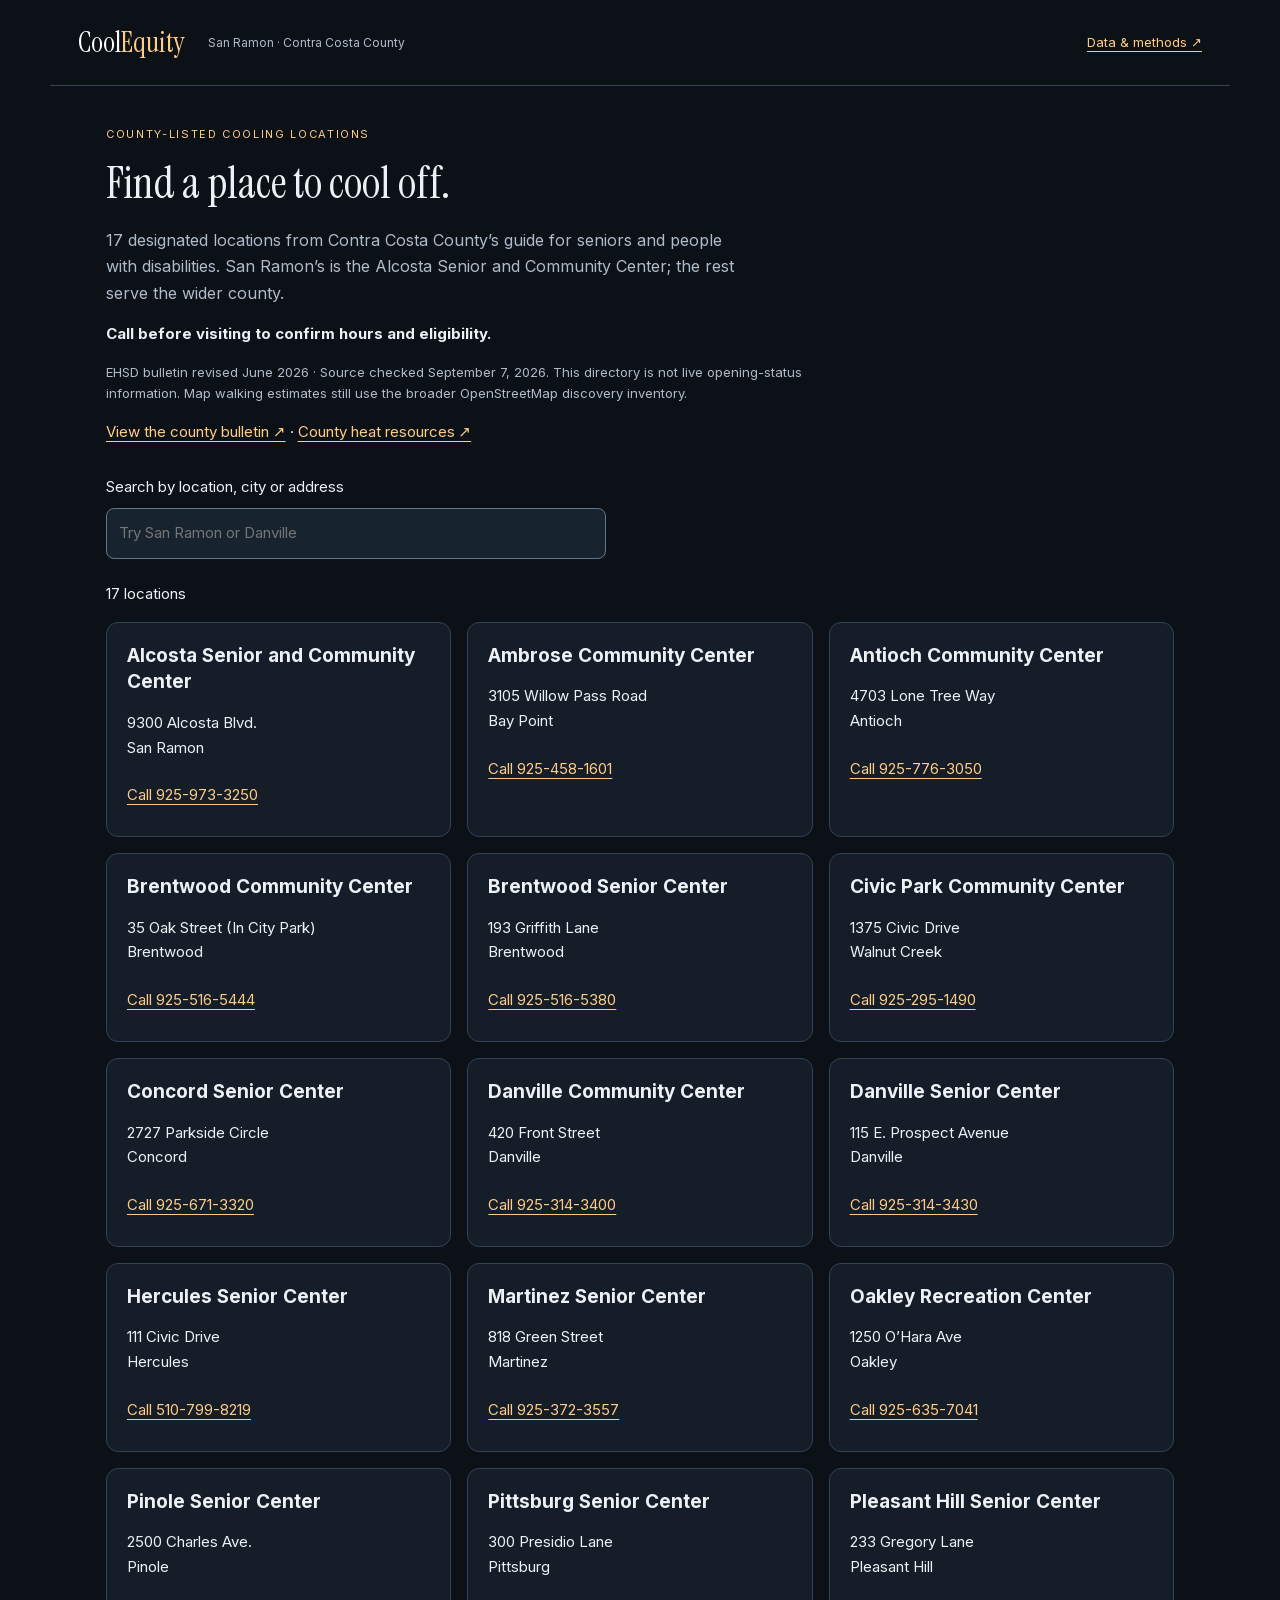
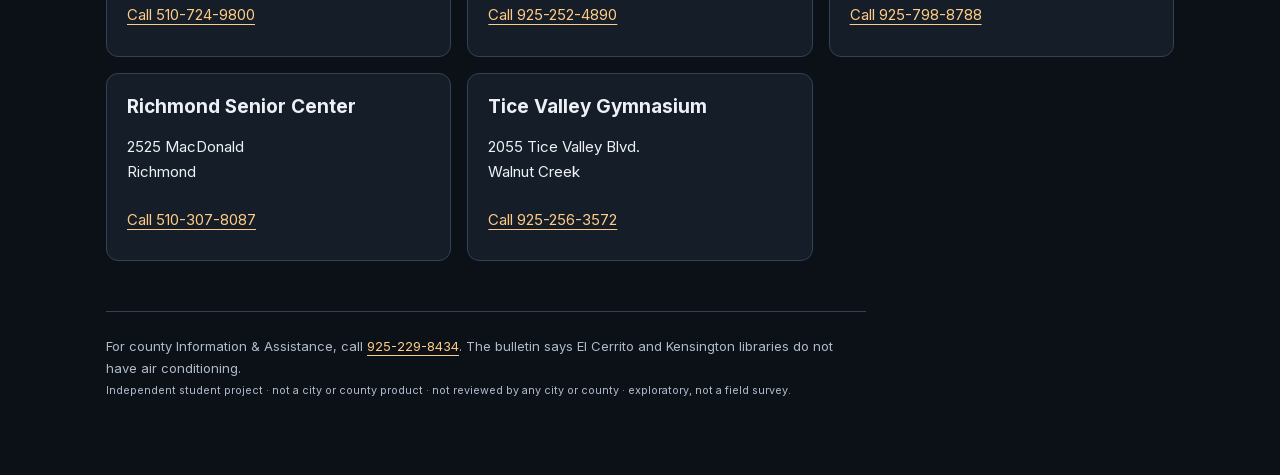
<file: sanramon/app/cooling.html>
<!doctype html><html lang="en"><head><meta charset="utf-8"><meta name="viewport" content="width=device-width,initial-scale=1"><title>County-listed cooling locations · CoolEquity</title><link rel="stylesheet" href="guide.css"><style>.hero{padding:28px 0 16px}.hero h1{font-size:44px}.hero .lede{font-size:16px}.directory{display:grid;grid-template-columns:repeat(auto-fit,minmax(260px,1fr));gap:16px}.site{padding:20px;margin:0}.site h2{margin-top:0}.directory-search{width:100%;max-width:500px;padding:12px;border:1px solid #66768a;border-radius:8px;background:#182330;color:white;font:inherit;margin:8px 0}.source-note{font-size:13px;color:var(--muted);max-width:720px}.directory a{display:inline-block;padding:8px 0}label{display:block}</style></head><body><a class="skip" href="#directory">Skip to locations</a><header><a class="logo" href="./">Cool<span>Equity</span></a><span>San Ramon · Contra Costa County</span><a class="back" href="guide.html#access">Data &amp; methods ↗</a></header><main><section class="hero"><p class="eyebrow">COUNTY-LISTED COOLING LOCATIONS</p><h1>Find a place to cool off.</h1><p class="lede">17 designated locations from Contra Costa County’s guide for seniors and people with disabilities. San Ramon’s is the Alcosta Senior and Community Center; the rest serve the wider county.</p><p><strong>Call before visiting to confirm hours and eligibility.</strong></p><p class="source-note">EHSD bulletin revised June 2026 · Source checked September 7, 2026. This directory is not live opening-status information. Map walking estimates still use the broader OpenStreetMap discovery inventory.</p><p><a href="https://ehsd.org/wp-content/uploads/2026/07/Senior_Cooling-Centers-Tips_July-2026.docx">View the county bulletin ↗</a> · <a href="https://www.contracosta.ca.gov/10174/Heat-Safety-Tips-Places-to-Cool">County heat resources ↗</a></p></section><label for="find-site">Search by location, city or address</label><input class="directory-search" id="find-site" type="search" placeholder="Try San Ramon or Danville"><p id="count" role="status">17 locations</p><section id="directory" class="directory" aria-label="County-listed locations"><article class="site"><h2>Alcosta Senior and Community Center</h2><p>9300 Alcosta Blvd.<br>San Ramon</p><a href="tel:9259733250">Call 925-973-3250</a></article><article class="site"><h2>Ambrose Community Center</h2><p>3105 Willow Pass Road<br>Bay Point</p><a href="tel:9254581601">Call 925-458-1601</a></article><article class="site"><h2>Antioch Community Center</h2><p>4703 Lone Tree Way<br>Antioch</p><a href="tel:9257763050">Call 925-776-3050</a></article><article class="site"><h2>Brentwood Community Center</h2><p>35 Oak Street (In City Park)<br>Brentwood</p><a href="tel:9255165444">Call 925-516-5444</a></article><article class="site"><h2>Brentwood Senior Center</h2><p>193 Griffith Lane<br>Brentwood</p><a href="tel:9255165380">Call 925-516-5380</a></article><article class="site"><h2>Civic Park Community Center</h2><p>1375 Civic Drive<br>Walnut Creek</p><a href="tel:9252951490">Call 925-295-1490</a></article><article class="site"><h2>Concord Senior Center</h2><p>2727 Parkside Circle<br>Concord</p><a href="tel:9256713320">Call 925-671-3320</a></article><article class="site"><h2>Danville Community Center</h2><p>420 Front Street<br>Danville</p><a href="tel:9253143400">Call 925-314-3400</a></article><article class="site"><h2>Danville Senior Center</h2><p>115 E. Prospect Avenue<br>Danville</p><a href="tel:9253143430">Call 925-314-3430</a></article><article class="site"><h2>Hercules Senior Center</h2><p>111 Civic Drive<br>Hercules</p><a href="tel:5107998219">Call 510-799-8219</a></article><article class="site"><h2>Martinez Senior Center</h2><p>818 Green Street<br>Martinez</p><a href="tel:9253723557">Call 925-372-3557</a></article><article class="site"><h2>Oakley Recreation Center</h2><p>1250 O’Hara Ave<br>Oakley</p><a href="tel:9256357041">Call 925-635-7041</a></article><article class="site"><h2>Pinole Senior Center</h2><p>2500 Charles Ave.<br>Pinole</p><a href="tel:5107249800">Call 510-724-9800</a></article><article class="site"><h2>Pittsburg Senior Center</h2><p>300 Presidio Lane<br>Pittsburg</p><a href="tel:9252524890">Call 925-252-4890</a></article><article class="site"><h2>Pleasant Hill Senior Center</h2><p>233 Gregory Lane<br>Pleasant Hill</p><a href="tel:9257988788">Call 925-798-8788</a></article><article class="site"><h2>Richmond Senior Center</h2><p>2525 MacDonald<br>Richmond</p><a href="tel:5103078087">Call 510-307-8087</a></article><article class="site"><h2>Tice Valley Gymnasium</h2><p>2055 Tice Valley Blvd.<br>Walnut Creek</p><a href="tel:9252563572">Call 925-256-3572</a></article></section><p id="none" hidden>No matching location. Try a city name or clear the search.</p><footer>For county Information &amp; Assistance, call <a href="tel:9252298434">925-229-8434</a>. The bulletin says El Cerrito and Kensington libraries do not have air conditioning.<br><small>Independent student project · not a city or county product · not reviewed by any city or county · exploratory, not a field survey.</small></footer></main><script>const sites=[...document.querySelectorAll('.site')];document.getElementById('find-site').addEventListener('input',e=>{const q=e.target.value.toLowerCase().trim();let n=0;sites.forEach(s=>{s.hidden=!s.textContent.toLowerCase().includes(q);if(!s.hidden)n++;});document.getElementById('count').textContent=n+' of 17 locations';document.getElementById('none').hidden=n>0;});</script></body></html>
</file>
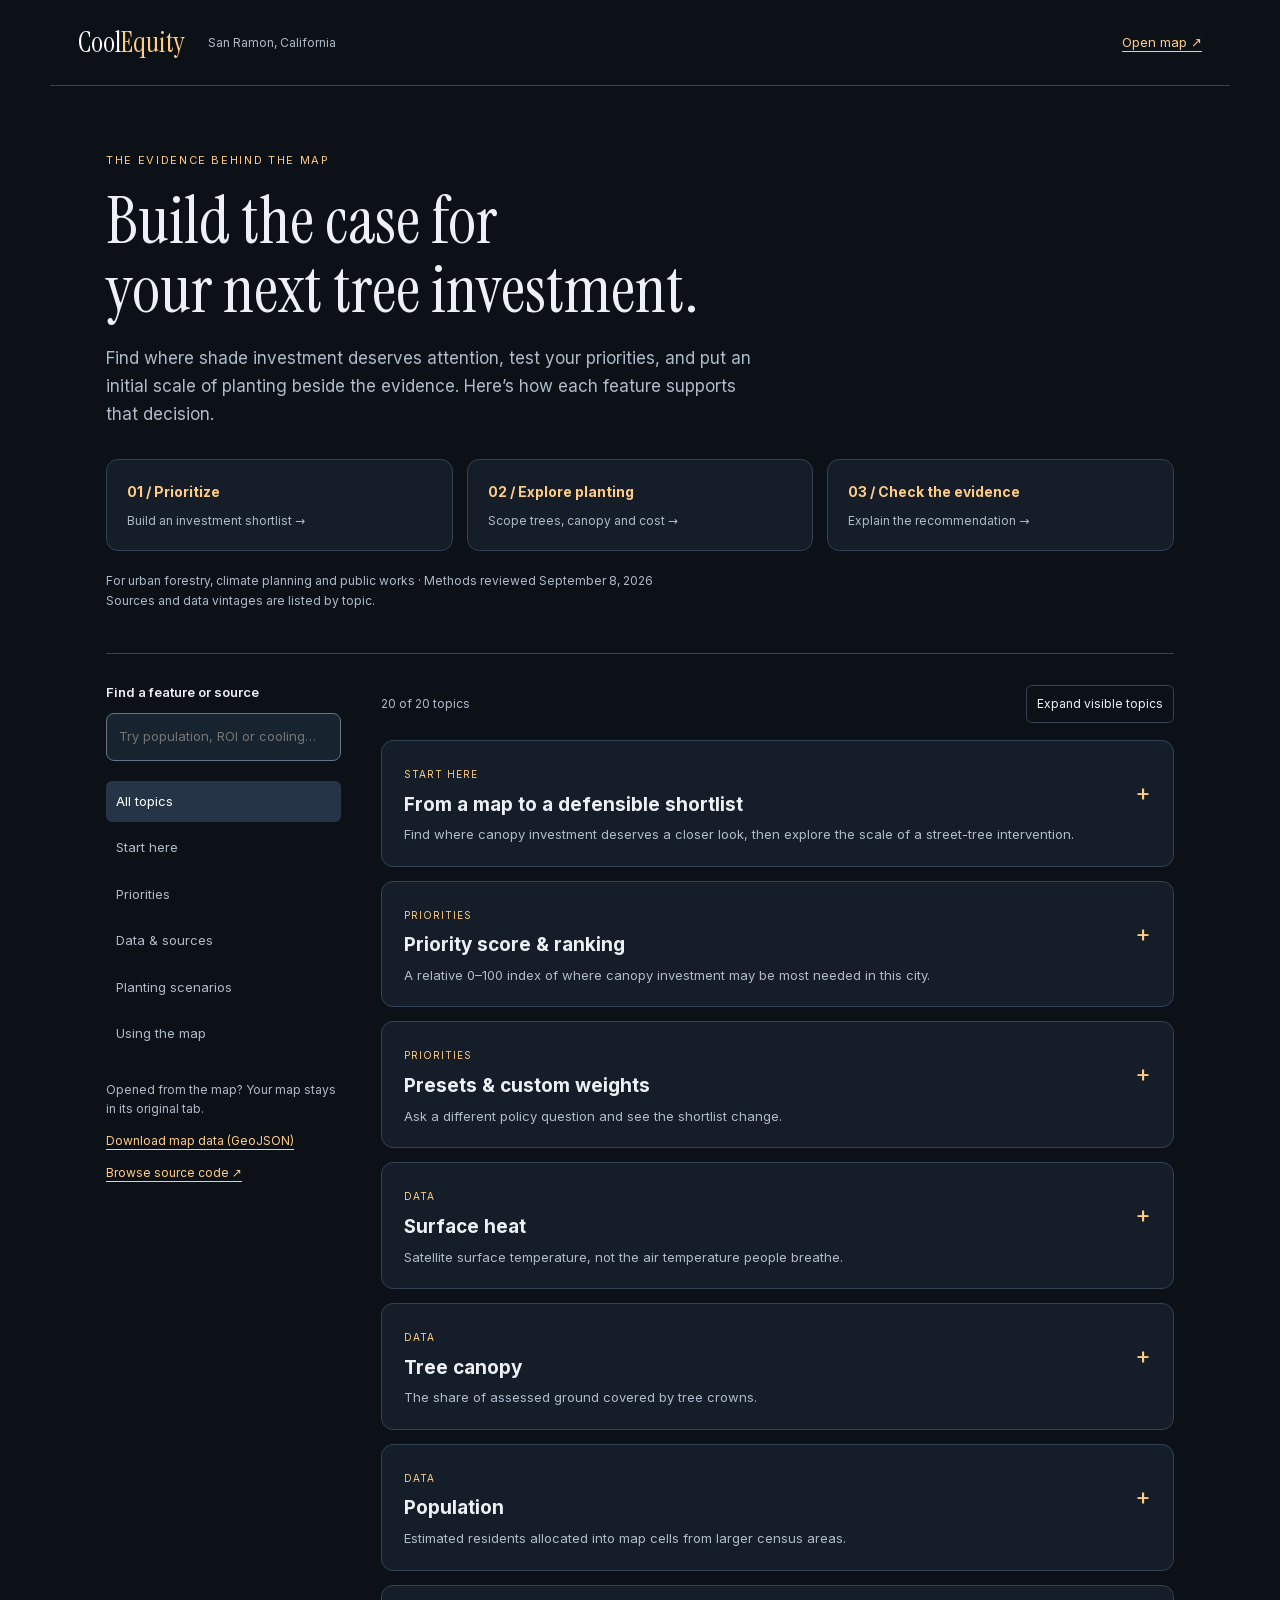
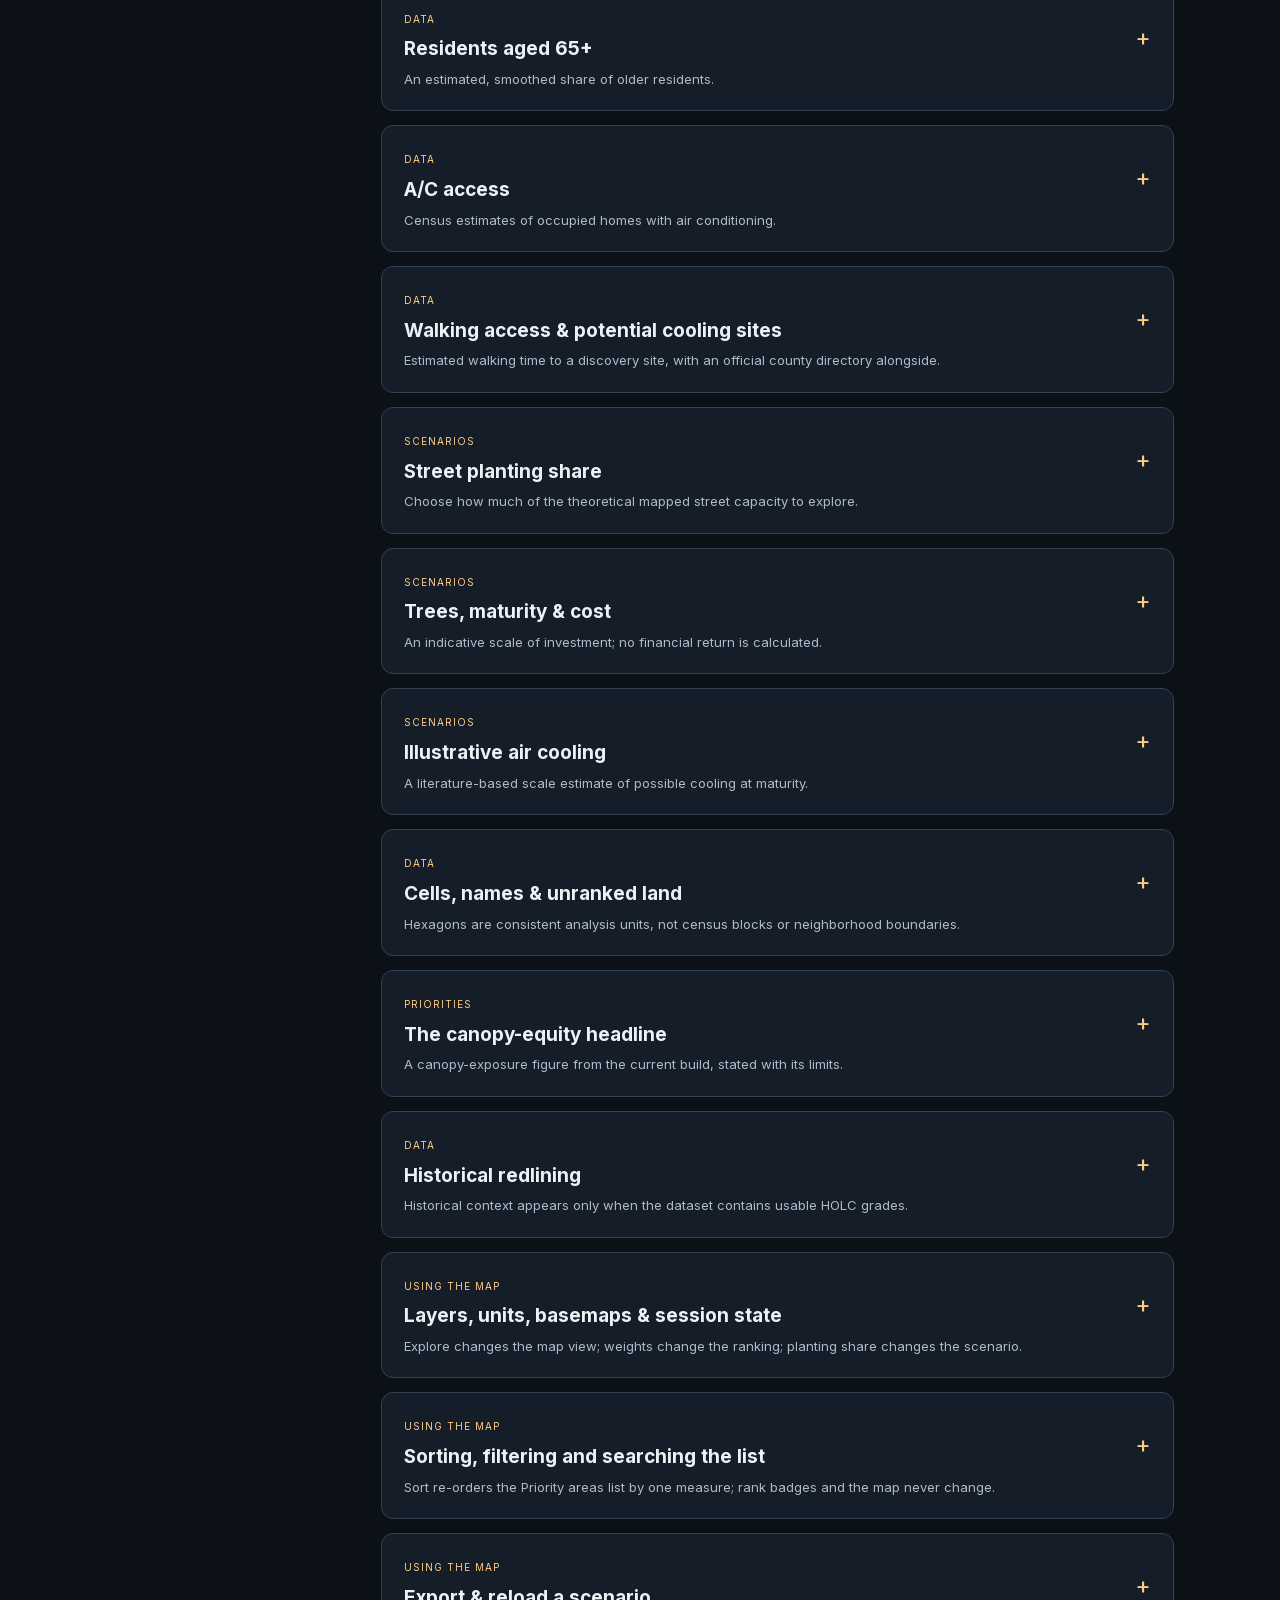
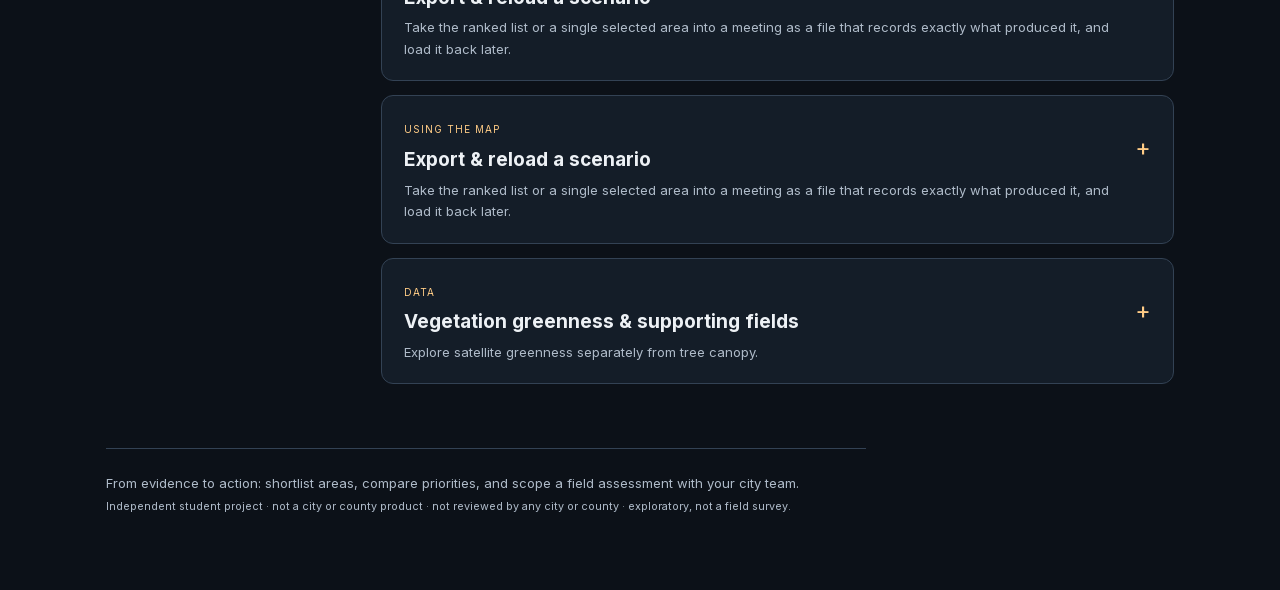
<file: sanramon/app/guide.html>
<!doctype html><html lang="en"><head><meta charset="utf-8"><meta name="viewport" content="width=device-width,initial-scale=1"><title>Data & methods · CoolEquity San Ramon</title><link rel="stylesheet" href="guide.css"></head><body><a class="skip" href="#topics">Skip to topics</a><header><a class="logo" href="./">Cool<span>Equity</span></a><span>San Ramon, California</span><a class="back" href="./">Open map ↗</a></header><main><section class="hero"><p class="eyebrow">THE EVIDENCE BEHIND THE MAP</p><h1>Build the case for<br>your next tree investment.</h1><p class="lede">Find where shade investment deserves attention, test your priorities, and put an initial scale of planting beside the evidence. Here’s how each feature supports that decision.</p><div class="cards"><a href="#score"><b>01 / Prioritize</b><span>Build an investment shortlist →</span></a><a href="#planting"><b>02 / Explore planting</b><span>Scope trees, canopy and cost →</span></a><a href="#pop"><b>03 / Check the evidence</b><span>Explain the recommendation →</span></a></div><p class="scope">For urban forestry, climate planning and public works · Methods reviewed September 8, 2026<br>Sources and data vintages are listed by topic.</p></section><div class="layout"><aside class="contents"><label for="search">Find a feature or source</label><input id="search" type="search" placeholder="Try population, ROI or cooling…"><nav aria-label="Guide categories"><button type="button" data-filter="all" aria-pressed="true">All topics</button><button type="button" data-filter="Start here" aria-pressed="false">Start here</button><button type="button" data-filter="Priorities" aria-pressed="false">Priorities</button><button type="button" data-filter="Data" aria-pressed="false">Data & sources</button><button type="button" data-filter="Scenarios" aria-pressed="false">Planting scenarios</button><button type="button" data-filter="Using the map" aria-pressed="false">Using the map</button></nav><p>Opened from the map? Your map stays in its original tab.</p><a href="../data/sanramon.geojson" download>Download map data (GeoJSON)</a><a href="https://github.com/advikar/coolequity/tree/san-ramon">Browse source code ↗</a></aside><section id="topics" tabindex="-1"><div class="results"><p id="count" role="status"></p><button id="expand" type="button">Expand visible topics</button></div>
<article data-tag="Start here" id="overview"><details><summary><span class="tag">Start here</span><h2>From a map to a defensible shortlist</h2><p>Find where canopy investment deserves a closer look, then explore the scale of a street-tree intervention.</p></summary><div class="answer"><h3>Use it to</h3><p class="outcome">Turn a citywide canopy and heat map into a focused conversation about where to invest. A city team can shortlist areas for field assessment, compare policy priorities, and estimate the scale of a street-tree program in one place.</p><h3>Why this approach</h3><p>We bring canopy, residents and home-cooling context onto the same grid so staff can compare areas without assembling separate maps. The workflow connects a priority to its evidence and a planting scenario.</p><details class="technical"><summary>Source &amp; calculation details</summary><div>1. Choose a ranked area. 2. Read its metrics. 3. Adjust the planting share. Use Explore to compare layers or change ranking weights. The map, list and score breakdown update together.</div></details><p class="planning-note"><strong>Planning note</strong> Use the shortlist to scope an assessment; confirm site feasibility and local costs before committing funds.</p><div class="sources"><a href="https://github.com/advikar/coolequity/blob/san-ramon/README.md">Project and scope ↗</a></div><a class="permalink" href="#overview">Link to this topic</a></div></details></article>

<article data-tag="Priorities" id="score"><details><summary><span class="tag">Priorities</span><h2>Priority score & ranking</h2><p>A relative 0–100 index of where canopy investment may be most needed in this city.</p></summary><div class="answer"><h3>Use it to</h3><p class="outcome">Build a first-round investment shortlist that accounts for both missing shade and the people living with it. Open any area to explain the drivers behind its position in a budget or program-scoping discussion.</p><h3>Why this approach</h3><p>An additive score makes each input’s contribution inspectable. Surface heat carries the largest default share because San Ramon is one valley climate where shade measurably cools the ground (canopy and surface heat correlate at about −0.8); missing canopy and age add resident context. A/C is viewable but not scored: the city is uniformly affluent and its A/C prevalence is high and narrow. Population adjusts potential reach. These are explicit project policy choices, not externally prescribed weights.</p><details class="technical"><summary>Source &amp; calculation details</summary><div>Defaults: 45% surface heat + 33% missing canopy + 22% age 65+; A/C at 0%. Inputs are scaled to 0–1; protective inputs enter as 1 − scaled value. Multiply the sum by (0.55 + 0.45 × scaled population), then rescale residential results to 0–100. The pipeline clips the low-need tail: heat and age at p2, canopy and A/C at p98; population saturates at p98. Exact endpoints ship in the GeoJSON norm object.</div></details><p class="planning-note"><strong>Planning note</strong> Scores compare residential cells within this city; they are not health-risk probabilities or cross-city rankings.</p><div class="sources"><a href="https://github.com/advikar/coolequity/blob/san-ramon/pipeline/05_score.py">Score implementation ↗</a><a href="https://github.com/advikar/coolequity/blob/san-ramon/pipeline/config.py">Default weights ↗</a></div><a class="permalink" href="#score">Link to this topic</a></div></details></article>

<article data-tag="Priorities" id="weights"><details><summary><span class="tag">Priorities</span><h2>Presets & custom weights</h2><p>Ask a different policy question and see the shortlist change.</p></summary><div class="answer"><h3>Use it to</h3><p class="outcome">Test whether a proposed focus area remains a priority when staff emphasize shade, older residents or access to cooling. Use presets to structure a policy discussion instead of treating one ranking as the only answer.</p><h3>Why this approach</h3><p>Editable weights expose the value judgments behind a composite index. The JRC’s guidance supports examining rankings under alternative assumptions; it does not endorse our particular presets. Normalizing weights keeps their relative contribution explicit.</p><details class="technical"><summary>Source &amp; calculation details</summary><div>Recommended mix is the shipped model. Trees only isolates tree cover and population. Heat first leans on surface heat; Shade gap leans on missing tree cover. Older residents emphasizes age; Homes without A/C scores A/C, which the shipped model leaves out; Far from cooling adds walking time. Most people raises the population multiplier. Input sliders are normalized to sum to 100%; the population slider changes the separate multiplier. Reset restores the defaults.</div></details><h3 id="popweight">Count people more (the population multiplier)</h3><p>The four condition sliders say <em>what</em> counts; this slider says how much the <em>number of residents</em> counts. Each area first gets a need figure from its conditions. That figure is then multiplied by a factor that runs from (1 − P) for the least-populated area up to 1 for the most-populated, where P is the slider. At P = 0% every area is judged on conditions alone. At the recommended 45%, the most-populated area counts about 1.8× the least. At 100%, an area with almost no residents scores near zero whatever its heat or shade, because there is almost nobody there to help. Population is normalised between the 2nd and 98th percentile of ranked areas, so one very crowded area does not flatten everyone else.</p><details class="technical"><summary>Worked example</summary><div>Two areas with the same conditions score 0.60 before population. One holds 40 residents (near the bottom of the range), the other 2,400 (near the top). At P = 45% the first is multiplied by about 0.55 and the second by about 1.0, so they score 0.33 and 0.60: the populous area ranks well ahead. At P = 0% both stay at 0.60 and tie. At P = 90% the small one falls to 0.06.</div></details><p class="planning-note"><strong>Planning note</strong> Presets represent alternative priorities. They change rankings, not planting costs.</p><div class="sources"><a href="https://knowledge4policy.ec.europa.eu/composite-indicators/toolkit_en/navigation-page/10-step-guide_en/step-8-sensitivity-analysis_en">JRC: sensitivity analysis ↗</a><a href="https://github.com/advikar/coolequity/blob/san-ramon/app/index.html">Live scoring and presets ↗</a></div><a class="permalink" href="#weights">Link to this topic</a></div></details></article>

<article data-tag="Data" id="lst"><details><summary><span class="tag">Data</span><h2>Surface heat</h2><p>Satellite surface temperature, not the air temperature people breathe.</p></summary><div class="answer"><h3>Use it to</h3><p class="outcome">See the outdoor thermal context around proposed investments and compare it with canopy gaps. The separate heat view helps staff distinguish a shade-priority question from a surface-heat question.</p><h3>Why this approach</h3><p>Landsat provides a repeatable, spatially consistent thermal record. Summer medians reduce dependence on a single scene. Heat carries the largest default weight here because San Ramon is one valley climate, so within-city surface-temperature comparisons compare like with like. Contra Costa County, by contrast, leaves heat unscored.</p><details class="technical"><summary>Source &amp; calculation details</summary><div>Landsat 8/9 Collection 2 surface-temperature band ST_B10, via Planetary Computer; medians of summer scenes in 2022–2024. Mid-morning overpasses sample particular clear-sky days, not the hottest afternoon or a continuous record.</div></details><p class="planning-note"><strong>Planning note</strong> Surface temperature is not air temperature or a live heat alert. Current scenes cover summers 2022–2024.</p><div class="sources"><a href="https://www.usgs.gov/faqs/what-are-band-designations-landsat-satellites">USGS: Landsat bands ↗</a><a href="https://github.com/advikar/coolequity/blob/san-ramon/pipeline/02_satellite.py">Satellite pipeline ↗</a><a href="https://planetarycomputer.microsoft.com/dataset/landsat-c2-l2">Landsat collection ↗</a></div><a class="permalink" href="#lst">Link to this topic</a></div></details></article>

<article data-tag="Data" id="green"><details><summary><span class="tag">Data</span><h2>Tree canopy</h2><p>The share of assessed ground covered by tree crowns.</p></summary><div class="answer"><h3>Use it to</h3><p class="outcome">Locate shade deficits and establish a baseline for scoping a canopy assessment. Staff can compare canopy coverage across candidate areas before choosing where to investigate street-tree opportunities.</p><h3>Why this approach</h3><p>The USFS/CAL FIRE aerial canopy classification targets tree crowns, which fits a shade-investment question more directly than general greenness. Equal-area aggregation preserves ground-area proportions; the assessed urban boundary defines the denominator.</p><details class="technical"><summary>Source &amp; calculation details</summary><div>Primary layer: USFS/CAL FIRE California Urban Tree Canopy, 2022 NAIP aerial classification at 0.6 m native resolution. The pipeline aggregates canopy pixels in equal-area coordinates and clips denominators to assessed urban boundaries. Rural fringe uses the Meta/WRI canopy-height fallback where available. Where canopy remains missing, the pipeline retains Sentinel-2 vegetation; green_src identifies canopy versus ndvi in the exported data. The refreshed build has 419 canopy-backed residential cells (417 from the 2022 aerial product, 2 from the legacy height model) and no vegetation-proxy residential cells. canopy_source distinguishes usfs-2022, chm-legacy and none; coverage_frac gives the assessed share where known. Legacy height-map coverage is unknown. The tree-canopy layer renders missing canopy in gray; the separate greenness layer covers all cells.</div></details><p class="planning-note"><strong>Planning note</strong> Canopy coverage uses aerial and height-map sources; 2 ranked cells on the fringe rely on the legacy height model, labeled in cell details. Percentages describe assessed cover, not individual trees or verified planting space.</p><div class="sources"><a href="https://cdnverify.bof.fire.ca.gov/media/xs2oiyts/full-8-may-2025-director-s-report.pdf#page=3">CAL FIRE: canopy product announcement ↗</a><a href="https://www.fs.usda.gov/r05/state-private-tribal/california-urban-canopy-data">USFS source ↗</a><a href="https://github.com/advikar/coolequity/blob/san-ramon/pipeline/02d_canopy_usfs.py">Aggregation and fallback ↗</a></div><a class="permalink" href="#green">Link to this topic</a></div></details></article>

<article data-tag="Data" id="pop"><details><summary><span class="tag">Data</span><h2>Population</h2><p>Estimated residents allocated into map cells from larger census areas.</p></summary><div class="answer"><h3>Use it to</h3><p class="outcome">Bring the scale of resident need into investment decisions. Population helps distinguish a sparsely occupied canopy gap from an area where a similar gap affects the surroundings of many more residents.</p><h3>Why this approach</h3><p>ACS five-year data supplies population, age and income on a consistent small-area geography. In San Ramon, residents are placed by mapped residential floor area (dasymetric weighting): OSM building coverage is 0.68 buildings per housing unit across the block groups touching the city, and the lowest-income quartile’s lower building count reflects apartment-heavy housing rather than missing mapping.</p><details class="technical"><summary>Source &amp; calculation details</summary><div>ACS 2024 five-year estimates (2020–2024), at block-group level, intersected with the city and cells. San Ramon allocates each block group’s residents to cells by the share of its mapped residential floor area, using in-city buildings for the numerator and all buildings (queried past the city bbox) for the denominator, with pieces clipped to the city limits. The mask check passes on completeness; its count-based income-bias ratio (2.5x) is documented in config.py as a multifamily artifact.</div></details><p class="planning-note"><strong>Planning note</strong> Cell populations are allocated estimates, not household counts. Published ACS margins of error are retained with the source data; they are not yet propagated into score uncertainty.</p><div class="sources"><a href="https://github.com/advikar/coolequity/blob/san-ramon/pipeline/03_census.py">Census aggregation ↗</a><a href="https://www.census.gov/programs-surveys/acs/data.html">ACS 2024 data ↗</a></div><a class="permalink" href="#pop">Link to this topic</a></div></details></article>

<article data-tag="Data" id="pct65"><details><summary><span class="tag">Data</span><h2>Residents aged 65+</h2><p>An estimated, smoothed share of older residents.</p></summary><div class="answer"><h3>Use it to</h3><p class="outcome">Bring older residents into the shortlist for shade investment and outreach planning. The seniors preset lets staff see how prioritizing this population changes the areas they would investigate first.</p><h3>Why this approach</h3><p>CDC identifies adults aged 65+ as more susceptible to heat-related problems, supporting age as one input. The project smooths small-cell percentages to avoid unstable extremes; the 100-person smoothing strength is a design choice, not a CDC recommendation.</p><details class="technical"><summary>Source &amp; calculation details</summary><div>Start with ACS block-group population aged 65+, allocate to cells, then smooth: (estimated residents 65+ + 100 × citywide age-65+ fraction) ÷ (cell population + 100). The displayed percentage and score use this smoothed result.</div></details><p class="planning-note"><strong>Planning note</strong> Shares are smoothed area estimates. They do not identify individual residents or their health needs.</p><div class="sources"><a href="https://www.cdc.gov/heat-health/risk-factors/heat-and-older-adults-aged-65.html">CDC: older adults and heat ↗</a><a href="https://github.com/advikar/coolequity/blob/san-ramon/pipeline/05_score.py">Age smoothing ↗</a><a href="https://github.com/advikar/coolequity/blob/san-ramon/pipeline/03_census.py">Demographic allocation ↗</a></div><a class="permalink" href="#pct65">Link to this topic</a></div></details></article>

<article data-tag="Data" id="ac"><details><summary><span class="tag">Data</span><h2>A/C access</h2><p>Census estimates of occupied homes with air conditioning.</p></summary><div class="answer"><h3>Use it to</h3><p class="outcome">Identify areas where limited home cooling adds a reason to investigate shade and public cooling access. This gives the investment discussion a housing dimension alongside canopy and population.</p><h3>Why this approach</h3><p>Census LACE combines AHS air-conditioning information with the ACS’s geographic coverage to estimate prevalence at tract scale. We chose it to use a documented, cooling-specific national product instead of treating local income rank as A/C availability.</p><details class="technical"><summary>Source &amp; calculation details</summary><div>US Census LACE 2023 AC_PE, joined by tract and aggregated using allocated occupied housing units from ACS 2024 B25003_001E. Each overlap contributes occupied homes × overlap fraction; A/C homes = that count × tract rate / 100. The cell rate is summed A/C homes ÷ summed occupied homes × 100. LACE is an experimental modeled product drawing on the American Housing Survey and ACS. The pipeline retains an income-rank fallback where estimates are unavailable; ac_src now explicitly records lace or income-model. ac_coverage records the share of allocated occupied homes with a valid LACE estimate; incomplete coverage does not become a zero-A/C observation. Every currently ranked residential cell is LACE-backed. A/C prevalence runs 80.9–100% across ranked cells (median 92.7%) and is not part of the default score.</div></details><p class="planning-note"><strong>Planning note</strong> Experimental tract estimates, weighted by occupied homes. It does not establish working or affordable A/C in a particular home.</p><div class="sources"><a href="https://www2.census.gov/programs-surveys/demo/technical-documentation/lace/2023-LACE-Quick-Guide.pdf">Census: LACE technical guide ↗</a><a href="https://www.census.gov/data/experimental-data-products/lace.html">Census LACE ↗</a><a href="https://github.com/advikar/coolequity/blob/san-ramon/pipeline/03_census.py">Join and fallback ↗</a></div><a class="permalink" href="#ac">Link to this topic</a></div></details></article>

<article data-tag="Data" id="access"><details><summary><span class="tag">Data</span><h2>Walking access & potential cooling sites</h2><p>Estimated walking time to a discovery site, with an official county directory alongside.</p></summary><div class="answer"><h3>Use it to</h3><p class="outcome">Screen for areas where residents may face a long walk to a potential cooling facility. Use the map to focus a facility-verification exercise or a discussion about where additional relief may be needed.</p><h3>Why this approach</h3><p>OSM provides facility locations and a pedestrian graph in a common, reproducible source. Shortest-path routing represents mapped street connections more realistically than straight-line distance alone. This is a facility-access screen, not an emergency service directory.</p><details class="technical"><summary>Source &amp; calculation details</summary><div>The city file contains 25 mapped sites across library, community center, pool and senior/shelter categories. The walking pipeline uses an OSM pedestrian graph, multi-source shortest paths, straight-line snap distances at both ends, and 4.8 km/h. Revised September 9, 2026: streets tagged access=private (gated and private subdivisions) are now part of the graph, because residents can walk out of their own subdivision, and each cell centre and each site is joined to its eight nearest network nodes with the best door-to-door total kept, so a point no longer snaps to an isolated footpath when a street is a few metres further. A cell whose only nearby network is a fragment (fewer than 40 nodes within 2 km, such as farm tracks) is treated as off-network and shows the straight-line estimate, labelled. In this city 65 residential cells got a shorter estimate (median 19 → 15 min), and no cell needed a detour-review flag. The shipped model puts no weight on walking time, so no score or rank changed. All 541 cells in the current overlay CSV are routed; 175 carry an approach-review flag because the cell-to-network connection exceeds 100 m.</div></details><p class="planning-note"><strong>Planning note</strong> Verify designation, hours, fees and accessibility. Category filters change markers only; walking estimates remain based on all mapped sites.</p><p><a href="cooling.html">County-listed cooling centers and contacts ↗</a></p><p class="planning-note">The county EHSD bulletin lists 17 designated locations and asks visitors to call for hours. San Ramon’s listed location is the Alcosta Senior and Community Center. Its June 2026 revision says El Cerrito and Kensington libraries lack A/C; that exclusion rule is applied but touches no San Ramon site. The directory is not an open-now feed. access_snap_m records the straight-line cell-to-network connection; connections over 100 m are flagged for approach review, without implying that shorter approaches are verified. Walking estimates use all 25 discovery sites, not just the official directory.</p><div class="sources"><a href="https://www.contracosta.ca.gov/10174/Heat-Safety-Tips-Places-to-Cool">County: places to cool ↗</a><a href="https://github.com/advikar/coolequity/blob/san-ramon/pipeline/04b_routed_access.py">Routing method ↗</a><a href="https://github.com/advikar/coolequity/blob/san-ramon/pipeline/04_overlays.py">Site selection ↗</a><a href="https://www.openstreetmap.org/about">OpenStreetMap ↗</a></div><a class="permalink" href="#access">Link to this topic</a></div></details></article>

<article data-tag="Scenarios" id="planting"><details><summary><span class="tag">Scenarios</span><h2>Street planting share</h2><p>Choose how much of the theoretical mapped street capacity to explore.</p></summary><div class="answer"><h3>Use it to</h3><p class="outcome">Translate a priority area into a concrete program-scale question: what would planting a quarter, half or all of the mapped street capacity involve? Compare tree counts, canopy gain and indicative cost before commissioning site surveys.</p><h3>Why this approach</h3><p>Street length connects the scenario to a physical intervention that a public-works team can investigate. Both sides at 10 m spacing gives a transparent, repeatable capacity assumption. It is a project scenario convention, not a verified spacing requirement for every street.</p><details class="technical"><summary>Source &amp; calculation details</summary><div>Capacity = floor(mapped eligible street centerline meters × 2 ÷ 10). Trees = round(capacity × selected share / 100), capped by cell area minus known aerial canopy area, divided by 40 m². With a usable whole-cell baseline, its remaining-canopy ceiling also applies. Added canopy percentage points = trees × 40 ÷ cell area × 100. A change from 10% to 15% canopy is +5 percentage points, not a 5% relative increase. Scenarios require mapped street capacity, not 99% accuracy. Tree counts, cost, added canopy and illustrative air cooling are conditional on feasible planting and new, non-overlapping crowns. The remaining-area ceiling subtracts known aerial canopy without extrapolating partial coverage over unassessed land. A whole-cell current-to-future canopy total is shown only with at least 99% aerial coverage; otherwise only added canopy is shown. The slider starts at 25%; zero means no planting. Choices persist during unit and weight changes for this session.</div></details><p class="planning-note"><strong>Planning note</strong> Capacity is theoretical; confirm ownership, existing trees, utilities and space. Partial and unknown canopy coverage allow conditional scenarios; they do not establish a reliable future total or verified planting capacity.</p><div class="sources"><a href="https://github.com/advikar/coolequity/blob/san-ramon/pipeline/04_overlays.py">Street-length calculation ↗</a><a href="https://github.com/advikar/coolequity/blob/san-ramon/app/index.html">Scenario arithmetic ↗</a></div><a class="permalink" href="#planting">Link to this topic</a></div></details></article>

<article data-tag="Scenarios" id="cost"><details><summary><span class="tag">Scenarios</span><h2>Trees, maturity & cost</h2><p>An indicative scale of investment; no financial return is calculated.</p></summary><div class="answer"><h3>Use it to</h3><p class="outcome">Put an initial scale of investment beside the shortlist. A shared unit-cost and crown-area assumption lets staff compare scenarios consistently and prepare questions for arborists and procurement teams.</p><h3>Why this approach</h3><p>A linear model makes every dollar and canopy increment traceable to the tree count. The $500 cost and 40 m² mature crown are project planning assumptions; no verified San Ramon bid or species analysis establishes them as locally representative.</p><details class="technical"><summary>Source &amp; calculation details</summary><div>Assume 40 m² of additional mature crown per tree and $500 per planted tree, intended to include roughly three years of establishment care. Scenario cost = trees × $500. Crown area is an assumption, not a detected tree count; additive canopy assumes no overlap.</div></details><p class="planning-note"><strong>Planning note</strong> Indicative cost at assumed maturity; not a bid, lifecycle budget or financial ROI. Growth, survival and crown overlap are not modeled.</p><div class="sources"><a href="https://github.com/advikar/coolequity/blob/san-ramon/app/index.html">Scenario constants ↗</a><a href="https://github.com/advikar/coolequity/blob/san-ramon/DATA_QUALITY.md">Assumption audit ↗</a></div><a class="permalink" href="#cost">Link to this topic</a></div></details></article>

<article data-tag="Scenarios" id="cooling"><details><summary><span class="tag">Scenarios</span><h2>Illustrative air cooling</h2><p>A literature-based scale estimate of possible cooling at maturity.</p></summary><div class="answer"><h3>Use it to</h3><p class="outcome">Connect tree investment to cooler streets and shade where people walk and wait. Added crowns can reduce direct sun and surface heating; the air-cooling number describes a different, area-wide effect and does not capture the full benefit of standing in shade.</p><h3>Why this approach</h3><p>A review of urban cooling simulations estimates about 0.3 °C of afternoon air cooling per 10 percentage points of canopy under clear-sky summer conditions. We use that relationship for an illustrative scenario, separate from the satellite surface-temperature layer.</p><details class="technical"><summary>Source &amp; calculation details</summary><div>Apply 0.3 °C air-temperature reduction per 10 percentage points of added canopy: cooling = canopy gain ÷ 10 × 0.3. Krayenhoff et al. (2021) synthesize higher-quality numerical modeling studies at this approximate scale. The coefficient describes clear-sky summer afternoons, not annual average cooling or a calibrated local response. Fahrenheit differences multiply by 1.8, without adding 32. This is air cooling, not surface cooling. For example, +5 canopy percentage points gives an illustrative 0.15 °C air reduction. Research comparing tree-covered surfaces with built surfaces does not provide a transferable per-tree forecast for this cell; no surface-temperature change is currently modeled.</div></details><p class="planning-note"><strong>Planning note</strong> Literature-based illustration at maturity, not a locally calibrated forecast or a count of residents cooled.</p><div class="sources"><a href="https://doi.org/10.1088/1748-9326/abdcf1">Krayenhoff et al.: cooling simulations review ↗</a><a href="https://www.wri.org/insights/urban-trees-cooling-potential">WRI explanation ↗</a><a href="https://pmc.ncbi.nlm.nih.gov/articles/PMC8611034/">Surface-temperature research ↗</a><a href="https://github.com/advikar/coolequity/blob/san-ramon/app/index.html">Scenario implementation ↗</a></div><a class="permalink" href="#cooling">Link to this topic</a></div></details></article>

<article data-tag="Data" id="geography"><details><summary><span class="tag">Data</span><h2>Cells, names & unranked land</h2><p>Hexagons are consistent analysis units, not census blocks or neighborhood boundaries.</p></summary><div class="answer"><h3>Use it to</h3><p class="outcome">Compare the same geographic units across all map layers. A consistent grid helps staff move from a city overview to an identifiable area for follow-up without changing the unit of analysis.</p><h3>Why this approach</h3><p>H3 cells give each area a stable identifier and allow different source geographies to be combined. Keeping developed and undeveloped cells visible preserves geographic context while residential-only ranking keeps the shortlist aligned with resident priorities.</p><details class="technical"><summary>Source &amp; calculation details</summary><div>H3 resolution 9, about 0.1 km² per cell; exact geodesic areas are stored per cell. Current build: 419 residential, 38 developed without residents and 84 undeveloped cells, totaling 541. Residential means estimated population ≥ 1. Development uses OSM street-length/building thresholds. Names are approximate OSM locators, sometimes with compass suffixes.</div></details><p class="planning-note"><strong>Planning note</strong> Cells are not census blocks or neighborhood boundaries. Place names are approximate; gray means unranked.</p><div class="sources"><a href="https://github.com/advikar/coolequity/blob/san-ramon/pipeline/01_make_grid.py">Grid ↗</a><a href="https://github.com/advikar/coolequity/blob/san-ramon/pipeline/05_score.py">Classification thresholds ↗</a><a href="https://esa-worldcover.org/en">WorldCover ↗</a></div><a class="permalink" href="#geography">Link to this topic</a></div></details></article>

<article data-tag="Priorities" id="findings"><details><summary><span class="tag">Priorities</span><h2>The canopy-equity headline</h2><p>A canopy-exposure figure from the current build, stated with its limits.</p></summary><div class="answer"><h3>Use it to</h3><p class="outcome">Frame an equity discussion using canopy and resident context, then inspect the candidate areas directly. The figure below is recomputed from the current build; it is an exposure count, not an equity comparison.</p><h3>Why this approach</h3><p>The figure counts estimated residents by the canopy of the cell they live in, independently of the composite score. It uses no income data, so it does not by itself establish an equity gap; San Ramon’s canopy story is uneven cover, not thin cover.</p><details class="technical"><summary>Source &amp; calculation details</summary><div>In the current build, 31,072 of 85,444 estimated residents (36%) live in cells with canopy below 15%; the median ranked cell has 16.6% canopy. Ranked cells are almost entirely aerial-assessed (417 of 419). An income-quartile comparison has not been recomputed for this build; income is not a visible map layer.</div></details><p class="planning-note"><strong>Planning note</strong> The exposure count is an aerial-assessed figure for this build. No income-equity claim is made for San Ramon in this build.</p><div class="sources"><a href="https://github.com/advikar/coolequity/blob/san-ramon/STATUS.md">Build status ↗</a><a href="https://github.com/advikar/coolequity/blob/san-ramon/pipeline/03_census.py">Census method ↗</a></div><a class="permalink" href="#findings">Link to this topic</a></div></details></article>

<article data-tag="Data" id="holc"><details><summary><span class="tag">Data</span><h2>Historical redlining</h2><p>Historical context appears only when the dataset contains usable HOLC grades.</p></summary><div class="answer"><h3>Use it to</h3><p class="outcome">Keep historical context available where the data supports it, without distracting the current investment workflow with an empty layer.</p><h3>Why this approach</h3><p>The application checks for actual HOLC grades before offering the control. Mapping Inequality is the documented historical source; San Ramon has no digitised HOLC map there, so this build has no graded cells.</p><details class="technical"><summary>Source &amp; calculation details</summary><div>The San Ramon map file has no graded cells, so its historical heading and redlining control are hidden. HOLC data elsewhere comes from Mapping Inequality. Walking access remains a separate feature.</div></details><p class="planning-note"><strong>Planning note</strong> No HOLC layer does not imply no history of discrimination.</p><div class="sources"><a href="https://dsl.richmond.edu/panorama/redlining/">Mapping Inequality ↗</a><a href="https://github.com/advikar/coolequity/blob/san-ramon/pipeline/04_overlays.py">Overlay pipeline ↗</a></div><a class="permalink" href="#holc">Link to this topic</a></div></details></article>

<article data-tag="Using the map" id="display"><details><summary><span class="tag">Using the map</span><h2>Layers, units, basemaps & session state</h2><p>Explore changes the map view; weights change the ranking; planting share changes the scenario.</p></summary><div class="answer"><h3>Use it to</h3><p class="outcome">Move from a quick shortlist to detailed exploration at your own pace. Switch layers to inspect evidence, adjust weights to test priorities, and change the planting share to scope an intervention.</p><h3>Why this approach</h3><p>Simple and Explore separate routine review from advanced controls. Units and basemaps change presentation only. Contextual guide links preserve the map in its original tab, so checking a method does not interrupt the scenario.</p><details class="technical"><summary>Source &amp; calculation details</summary><div>Simple shows priorities and a searchable area list. Search approximate place names or cell IDs and use Previous / Next 25 to browse all 419 ranked residential cells. Explore exposes layers, presets, weights and site filters. Darker colors generally indicate greater need; tree canopy uses brown for low canopy. Gray and muted cells are unranked. Metric/imperial is display-only. Map/satellite changes background imagery. How to use reopens help at any time; the help card can be dragged, or moved with the arrow keys. Every “i” button opens a short plain-language card with a link to the matching guide topic. Explore is arranged as three numbered steps — what matters most, color the map by, places to cool off — followed by the legend and the priority list, which can be folded away; the ranked list marks how far each area moved whenever the mix is not the recommended one. Reset map returns to the zoomed-out Priority view without touching your mix. Fahrenheit and miles are the default.</div></details><p class="planning-note"><strong>Planning note</strong> Your mix of priorities and the map layer are kept for this browser tab: a reload lands where you were, and the home button returns to the start screen without resetting them. A new tab starts fresh at the start screen. Planting shares last for the current page session.</p><div class="sources"><a href="https://github.com/advikar/coolequity/blob/san-ramon/app/index.html">Application behavior ↗</a></div><a class="permalink" href="#display">Link to this topic</a></div></details></article>

<article data-tag="Using the map" id="sort"><details><summary><span class="tag">Using the map</span><h2>Sorting, filtering and searching the list</h2><p>Sort re-orders the Priority areas list by one measure; rank badges and the map never change.</p></summary><div class="answer"><h3>Use it to</h3><p class="outcome">Read the same ranked list from a different angle: the most people first, the hottest ground first, the least tree cover first, the longest walk first. Filters narrow the list to areas that meet a threshold; search finds one area by name or cell number.</p><h3>Why this approach</h3><p>The rank badge is the answer to the question set under What matters most, so it stays fixed. Sorting is a reading aid, which is why the count line says what the list is sorted by and in which direction whenever it is not in rank order.</p><details class="technical"><summary>Source &amp; calculation details</summary><div><strong>Sort options.</strong> <em>Need</em>: the priority score under the current mix, the same order as the rank badges. <em>Residents</em>: estimated people living in the area (ACS, allocated into the hexagon). <em>Surface heat</em>: summer afternoon land-surface temperature from Landsat. <em>Tree cover</em>: share of assessed land under tree crowns (or the greenness index where no aerial assessment exists). <em>Walk to cooling</em>: estimated minutes on foot to the nearest mapped cool place along the pedestrian network. <em>Age 65+</em>: estimated share of residents aged 65 or older. <strong>Direction.</strong> “Most first” puts the largest value at the top; “least first” the smallest. Tree cover opens least first, every other measure most first, and either can be flipped. <strong>Filters.</strong> Walk over 15 minutes; 500 or more residents; tree cover under 10%; residents aged 65+ at 20% or more; plantable (mapped street capacity exists). Filters combine, and the count line says “matching” instead of “ranked” while any is on. Areas with no value for the chosen measure sort as zero.</div></details><p class="planning-note"><strong>Planning note</strong> A sort is not a ranking. Use What matters most to change what the score rewards; use sort and filters to find areas within the ranking you already have.</p><a class="permalink" href="#sort">Link to this topic</a></div></details></article><article data-tag="Using the map" id="export"><details><summary><span class="tag">Using the map</span><h2>Export &amp; reload a scenario</h2><p>Take the ranked list or a single selected area into a meeting as a file that records exactly what produced it, and load it back later.</p></summary><div class="answer"><h3>Use it to</h3><p class="outcome">Share a shortlist or one area with colleagues, keep a record of the weights and planting share behind a recommendation, and reopen the same view. A CSV opens in a spreadsheet; a JSON file reloads into this map. Nothing is uploaded: files are generated in the browser and saved on your computer.</p><h3>Ranked list — the Export &amp; share section</h3><p><b>Save scenario (JSON)</b> saves the ranked list with the full scenario header, for reopening. <b>Spreadsheet (CSV)</b> saves every ranked cell in the order the current weights put them, one row per cell, with plain column names (see the column key below). <b>Open a saved scenario…</b> reads a scenario file back in and restores the weights, population weighting, any planting shares you set and the selected area; the status line under the buttons says what was loaded and whether the data version matches.</p><h3 id="export-area">Selected area — in the area panel</h3><p><b>Save this area (JSON)</b> and <b>Spreadsheet row (CSV)</b> save one record for the cell you have open: its metrics, where it ranks under the weights in force and under the shipped defaults, the sources and coverage behind each number, and the planting scenario at the share you chose (trees, canopy gain in percentage points, indicative cost, illustrative cooling). Reloading an area file restores the weights and reopens that area.</p><h3>Why this approach</h3><p>A ranking only means something with its weights, assumptions and data version attached, so every export carries them: the weights in force, the population multiplier, the preset if one matches, the planting constants, per-cell source and coverage flags, and the SHA-256 fingerprint of the data file that was loaded. Reloading says plainly if the data version differs.</p><details class="technical"><summary>Source &amp; calculation details</summary><div>rank/score are computed live from the exported weights; rank_recommended_mix/score_recommended_mix are the pipeline defaults shipped with the data. Spreadsheet rows repeat the scenario header (city, timestamp, data fingerprint and version tag, ACS year, preset, population weight and the five weights) as trailing columns so a row can never be separated from the weights that produced it. JSON files add an interpretation note list and the column key. Loading checks the export schema and the city and refuses a mismatch; a different data fingerprint loads with a visible warning because figures may not reproduce. The fingerprint is computed in the browser at load and reads “unavailable” when the page is opened from a local file rather than a server.</div></details><h3 id="export-fields">Column key</h3><p>Spreadsheet columns use the plain names in the first column; scenario (JSON) files use the internal keys in the second and carry this key as <code>field_key</code>.</p><div class="table-wrap"><table class="fields"><thead><tr><th>Spreadsheet column</th><th>JSON key</th><th>Meaning</th></tr></thead><tbody><tr><td><code>cell_id</code></td><td><code>id</code></td><td>Stable number of the hexagon area</td></tr><tr><td><code>area_name</code></td><td><code>name</code></td><td>Nearest mapped place name</td></tr><tr><td><code>area_type</code></td><td><code>place</code></td><td>res = residents ranked; activity = developed, no residents; empty = undeveloped</td></tr><tr><td><code>rank</code></td><td><code>rank</code></td><td>Rank under the priorities in this file (1 = most need)</td></tr><tr><td><code>priority_score_0_100</code></td><td><code>score</code></td><td>Priority score under these priorities, relative within the study area</td></tr><tr><td><code>rank_recommended_mix</code></td><td><code>rank_default</code></td><td>Rank under the recommended mix shipped with the data</td></tr><tr><td><code>score_recommended_mix</code></td><td><code>score_default</code></td><td>Score under the recommended mix</td></tr><tr><td><code>surface_heat_c</code></td><td><code>lst_c</code></td><td>Summer land-surface temperature, °C (satellite)</td></tr><tr><td><code>tree_cover_pct</code></td><td><code>canopy_pct</code></td><td>Tree cover, % of assessed land (or greenness index where tree_cover_source_type = ndvi)</td></tr><tr><td><code>tree_cover_source_type</code></td><td><code>green_src</code></td><td>canopy = aerial assessment; ndvi = satellite greenness stand-in</td></tr><tr><td><code>tree_cover_dataset</code></td><td><code>canopy_source</code></td><td>usfs-2022 aerial classification or chm-legacy height model</td></tr><tr><td><code>tree_cover_year</code></td><td><code>canopy_year</code></td><td>Year of the tree-cover dataset</td></tr><tr><td><code>tree_cover_assessed_fraction</code></td><td><code>coverage_frac</code></td><td>Share of the area the aerial assessment covers (0–1)</td></tr><tr><td><code>tree_cover_quality</code></td><td><code>canopy_quality</code></td><td>full, partial or coverage-unknown</td></tr><tr><td><code>tree_cover_m2</code></td><td><code>canopy_m2</code></td><td>Assessed tree crown area, m²</td></tr><tr><td><code>assessed_area_m2</code></td><td><code>assessed_m2</code></td><td>Land the assessment covers, m²</td></tr><tr><td><code>residents</code></td><td><code>pop</code></td><td>Estimated residents (ACS, allocated into the area)</td></tr><tr><td><code>residents_65_plus_pct</code></td><td><code>pct65</code></td><td>Estimated share of residents aged 65+, %</td></tr><tr><td><code>homes_with_ac_pct</code></td><td><code>ac_pct</code></td><td>Estimated share of homes with air conditioning, %</td></tr><tr><td><code>ac_source</code></td><td><code>ac_src</code></td><td>lace = Census LACE; lace-pop = population-weighted LACE; income-model = fallback estimate</td></tr><tr><td><code>ac_coverage_fraction</code></td><td><code>ac_coverage</code></td><td>Share of homes with a LACE estimate (0–1)</td></tr><tr><td><code>census_acs_year</code></td><td><code>acs_year</code></td><td>ACS five-year vintage</td></tr><tr><td><code>walk_to_cooling_min</code></td><td><code>access_min</code></td><td>Estimated walking minutes to the nearest mapped cool place</td></tr><tr><td><code>walk_to_cooling_km</code></td><td><code>access_km</code></td><td>Estimated walking distance, km</td></tr><tr><td><code>walk_quality_flag</code></td><td><code>access_quality</code></td><td>network-estimate, approach-review (&gt;100 m off-network approach) or detour-review (route far longer than the straight line)</td></tr><tr><td><code>walk_network_connection_m</code></td><td><code>access_snap_m</code></td><td>Straight-line metres from the area centre to the walking network</td></tr><tr><td><code>area_m2</code></td><td><code>area_m2</code></td><td>Area of the hexagon, m²</td></tr><tr><td><code>plantable_street_m</code></td><td><code>street_m</code></td><td>Mapped street centreline available for planting, m</td></tr><tr><td><code>planting_scenario_available</code></td><td><code>scenario_ok</code></td><td>true when mapped street capacity exists</td></tr><tr><td><code>tree_cover_baseline_complete</code></td><td><code>canopy_baseline_ok</code></td><td>true when the aerial assessment covers ≥99% of the area</td></tr><tr><td><code>land_cover</code></td><td><code>land</code></td><td>Dominant land cover (ESA WorldCover) for undeveloped areas</td></tr><tr><td><code>redlining_grade</code></td><td><code>holc</code></td><td>1930s HOLC grade A–D where a map exists</td></tr><tr><td><code>planting_share_pct</code></td><td><code>planting_share</code></td><td>Share of street capacity planted in this scenario, %</td></tr><tr><td><code>scenario_trees</code></td><td><code>trees</code></td><td>Trees in this scenario</td></tr><tr><td><code>scenario_tree_cover_gain_points</code></td><td><code>canopy_gain_points</code></td><td>Added tree cover at maturity, percentage points</td></tr><tr><td><code>scenario_cost_usd</code></td><td><code>cost_usd</code></td><td>Indicative cost at $500 per tree</td></tr><tr><td><code>scenario_air_cooling_c</code></td><td><code>cooling_c</code></td><td>Illustrative summer air cooling at maturity, °C</td></tr><tr><td><code>scenario_future_tree_cover_pct</code></td><td><code>future_canopy_pct</code></td><td>Tree cover at maturity, % (only when the baseline is complete)</td></tr><tr><td><code>city</code></td><td><code>city</code></td><td>City slug</td></tr><tr><td><code>dataset_version</code></td><td><code>dataset_version</code></td><td>Data version tag</td></tr><tr><td><code>population_weight</code></td><td><code>population_weight</code></td><td>How strongly population counts (0–1)</td></tr><tr><td><code>weight_hotter_ground</code></td><td><code>w_heat</code></td><td>Share of the ranking given to hotter ground</td></tr><tr><td><code>weight_homes_without_ac</code></td><td><code>w_ac</code></td><td>Share given to homes without A/C</td></tr><tr><td><code>weight_far_from_cooling</code></td><td><code>w_access</code></td><td>Share given to distance from cooling</td></tr><tr><td><code>exported_at</code></td><td><code>exported_at</code></td><td>Export time (ISO 8601)</td></tr><tr><td><code>dataset_sha256</code></td><td><code>dataset_sha256</code></td><td>Fingerprint of the data file</td></tr><tr><td><code>dataset_acs_year</code></td><td><code>dataset_acs_year</code></td><td>ACS vintage of the data file</td></tr><tr><td><code>preset</code></td><td><code>preset</code></td><td>Preset in force, or custom</td></tr><tr><td><code>weight_fewer_trees</code></td><td><code>w_green</code></td><td>Share given to fewer trees</td></tr><tr><td><code>weight_older_residents</code></td><td><code>w_age65</code></td><td>Share given to older residents</td></tr></tbody></table></div><p class="planning-note"><strong>Planning note</strong> An export documents an exploratory scenario. It does not verify planting sites, costs or facility status, and it carries the same limitations as the map it came from.</p><div class="sources"><a href="https://github.com/advikar/coolequity/blob/san-ramon/app/index.html">Export implementation ↗</a><a href="https://github.com/advikar/coolequity/blob/san-ramon/tests/ui-contract.cjs">Export contract test ↗</a></div><a class="permalink" href="#export">Link to this topic</a></div></details></article>
<article data-tag="Using the map" id="export"><details><summary><span class="tag">Using the map</span><h2>Export &amp; reload a scenario</h2><p>Take the ranked list or a single selected area into a meeting as a file that records exactly what produced it, and load it back later.</p></summary><div class="answer"><h3>Use it to</h3><p class="outcome">Share a shortlist or one area with colleagues, keep a record of the weights and planting share behind a recommendation, and reopen the same view. A CSV opens in a spreadsheet; a JSON file reloads into this map. Nothing is uploaded: files are generated in the browser and saved on your computer.</p><h3>Ranked list — the Export &amp; share section</h3><p><b>Save scenario (JSON)</b> saves the ranked list with the full scenario header, for reopening. <b>Spreadsheet (CSV)</b> saves every ranked cell in the order the current weights put them, one row per cell, with plain column names (see the column key below). <b>Open a saved scenario…</b> reads a scenario file back in and restores the weights, population weighting, any planting shares you set and the selected area; the status line under the buttons says what was loaded and whether the data version matches.</p><h3 id="export-area">Selected area — in the area panel</h3><p><b>Save this area (JSON)</b> and <b>Spreadsheet row (CSV)</b> save one record for the cell you have open: its metrics, where it ranks under the weights in force and under the shipped defaults, the sources and coverage behind each number, and the planting scenario at the share you chose (trees, canopy gain in percentage points, indicative cost, illustrative cooling). Reloading an area file restores the weights and reopens that area.</p><h3>Why this approach</h3><p>A ranking only means something with its weights, assumptions and data version attached, so every export carries them: the weights in force, the population multiplier, the preset if one matches, the planting constants, per-cell source and coverage flags, and the SHA-256 fingerprint of the data file that was loaded. Reloading says plainly if the data version differs.</p><details class="technical"><summary>Source &amp; calculation details</summary><div>rank/score are computed live from the exported weights; rank_recommended_mix/score_recommended_mix are the pipeline defaults shipped with the data. Spreadsheet rows repeat the scenario header (city, timestamp, data fingerprint and version tag, ACS year, preset, population weight and the five weights) as trailing columns so a row can never be separated from the weights that produced it. JSON files add an interpretation note list and the column key. Loading checks the export schema and the city and refuses a mismatch; a different data fingerprint loads with a visible warning because figures may not reproduce. The fingerprint is computed in the browser at load and reads “unavailable” when the page is opened from a local file rather than a server.</div></details><h3 id="export-fields">Column key</h3><p>Spreadsheet columns use the plain names in the first column; scenario (JSON) files use the internal keys in the second and carry this key as <code>field_key</code>.</p><div class="table-wrap"><table class="fields"><thead><tr><th>Spreadsheet column</th><th>JSON key</th><th>Meaning</th></tr></thead><tbody><tr><td><code>cell_id</code></td><td><code>id</code></td><td>Stable number of the hexagon area</td></tr><tr><td><code>area_name</code></td><td><code>name</code></td><td>Nearest mapped place name</td></tr><tr><td><code>area_type</code></td><td><code>place</code></td><td>res = residents ranked; activity = developed, no residents; empty = undeveloped</td></tr><tr><td><code>rank</code></td><td><code>rank</code></td><td>Rank under the priorities in this file (1 = most need)</td></tr><tr><td><code>priority_score_0_100</code></td><td><code>score</code></td><td>Priority score under these priorities, relative within the study area</td></tr><tr><td><code>rank_recommended_mix</code></td><td><code>rank_default</code></td><td>Rank under the recommended mix shipped with the data</td></tr><tr><td><code>score_recommended_mix</code></td><td><code>score_default</code></td><td>Score under the recommended mix</td></tr><tr><td><code>surface_heat_c</code></td><td><code>lst_c</code></td><td>Summer land-surface temperature, °C (satellite)</td></tr><tr><td><code>tree_cover_pct</code></td><td><code>canopy_pct</code></td><td>Tree cover, % of assessed land (or greenness index where tree_cover_source_type = ndvi)</td></tr><tr><td><code>tree_cover_source_type</code></td><td><code>green_src</code></td><td>canopy = aerial assessment; ndvi = satellite greenness stand-in</td></tr><tr><td><code>tree_cover_dataset</code></td><td><code>canopy_source</code></td><td>usfs-2022 aerial classification or chm-legacy height model</td></tr><tr><td><code>tree_cover_year</code></td><td><code>canopy_year</code></td><td>Year of the tree-cover dataset</td></tr><tr><td><code>tree_cover_assessed_fraction</code></td><td><code>coverage_frac</code></td><td>Share of the area the aerial assessment covers (0–1)</td></tr><tr><td><code>tree_cover_quality</code></td><td><code>canopy_quality</code></td><td>full, partial or coverage-unknown</td></tr><tr><td><code>tree_cover_m2</code></td><td><code>canopy_m2</code></td><td>Assessed tree crown area, m²</td></tr><tr><td><code>assessed_area_m2</code></td><td><code>assessed_m2</code></td><td>Land the assessment covers, m²</td></tr><tr><td><code>residents</code></td><td><code>pop</code></td><td>Estimated residents (ACS, allocated into the area)</td></tr><tr><td><code>residents_65_plus_pct</code></td><td><code>pct65</code></td><td>Estimated share of residents aged 65+, %</td></tr><tr><td><code>homes_with_ac_pct</code></td><td><code>ac_pct</code></td><td>Estimated share of homes with air conditioning, %</td></tr><tr><td><code>ac_source</code></td><td><code>ac_src</code></td><td>lace = Census LACE; lace-pop = population-weighted LACE; income-model = fallback estimate</td></tr><tr><td><code>ac_coverage_fraction</code></td><td><code>ac_coverage</code></td><td>Share of homes with a LACE estimate (0–1)</td></tr><tr><td><code>census_acs_year</code></td><td><code>acs_year</code></td><td>ACS five-year vintage</td></tr><tr><td><code>walk_to_cooling_min</code></td><td><code>access_min</code></td><td>Estimated walking minutes to the nearest mapped cool place</td></tr><tr><td><code>walk_to_cooling_km</code></td><td><code>access_km</code></td><td>Estimated walking distance, km</td></tr><tr><td><code>walk_quality_flag</code></td><td><code>access_quality</code></td><td>network-estimate, approach-review (&gt;100 m off-network approach) or detour-review (route far longer than the straight line)</td></tr><tr><td><code>walk_network_connection_m</code></td><td><code>access_snap_m</code></td><td>Straight-line metres from the area centre to the walking network</td></tr><tr><td><code>area_m2</code></td><td><code>area_m2</code></td><td>Area of the hexagon, m²</td></tr><tr><td><code>plantable_street_m</code></td><td><code>street_m</code></td><td>Mapped street centreline available for planting, m</td></tr><tr><td><code>planting_scenario_available</code></td><td><code>scenario_ok</code></td><td>true when mapped street capacity exists</td></tr><tr><td><code>tree_cover_baseline_complete</code></td><td><code>canopy_baseline_ok</code></td><td>true when the aerial assessment covers ≥99% of the area</td></tr><tr><td><code>land_cover</code></td><td><code>land</code></td><td>Dominant land cover (ESA WorldCover) for undeveloped areas</td></tr><tr><td><code>redlining_grade</code></td><td><code>holc</code></td><td>1930s HOLC grade A–D where a map exists</td></tr><tr><td><code>planting_share_pct</code></td><td><code>planting_share</code></td><td>Share of street capacity planted in this scenario, %</td></tr><tr><td><code>scenario_trees</code></td><td><code>trees</code></td><td>Trees in this scenario</td></tr><tr><td><code>scenario_tree_cover_gain_points</code></td><td><code>canopy_gain_points</code></td><td>Added tree cover at maturity, percentage points</td></tr><tr><td><code>scenario_cost_usd</code></td><td><code>cost_usd</code></td><td>Indicative cost at $500 per tree</td></tr><tr><td><code>scenario_air_cooling_c</code></td><td><code>cooling_c</code></td><td>Illustrative summer air cooling at maturity, °C</td></tr><tr><td><code>scenario_future_tree_cover_pct</code></td><td><code>future_canopy_pct</code></td><td>Tree cover at maturity, % (only when the baseline is complete)</td></tr><tr><td><code>city</code></td><td><code>city</code></td><td>City slug</td></tr><tr><td><code>dataset_version</code></td><td><code>dataset_version</code></td><td>Data version tag</td></tr><tr><td><code>population_weight</code></td><td><code>population_weight</code></td><td>How strongly population counts (0–1)</td></tr><tr><td><code>weight_hotter_ground</code></td><td><code>w_heat</code></td><td>Share of the ranking given to hotter ground</td></tr><tr><td><code>weight_homes_without_ac</code></td><td><code>w_ac</code></td><td>Share given to homes without A/C</td></tr><tr><td><code>weight_far_from_cooling</code></td><td><code>w_access</code></td><td>Share given to distance from cooling</td></tr><tr><td><code>exported_at</code></td><td><code>exported_at</code></td><td>Export time (ISO 8601)</td></tr><tr><td><code>dataset_sha256</code></td><td><code>dataset_sha256</code></td><td>Fingerprint of the data file</td></tr><tr><td><code>dataset_acs_year</code></td><td><code>dataset_acs_year</code></td><td>ACS vintage of the data file</td></tr><tr><td><code>preset</code></td><td><code>preset</code></td><td>Preset in force, or custom</td></tr><tr><td><code>weight_fewer_trees</code></td><td><code>w_green</code></td><td>Share given to fewer trees</td></tr><tr><td><code>weight_older_residents</code></td><td><code>w_age65</code></td><td>Share given to older residents</td></tr></tbody></table></div><p class="planning-note"><strong>Planning note</strong> An export documents an exploratory scenario. It does not verify planting sites, costs or facility status, and it carries the same limitations as the map it came from.</p><div class="sources"><a href="https://github.com/advikar/coolequity/blob/san-ramon/app/index.html">Export implementation ↗</a><a href="https://github.com/advikar/coolequity/blob/san-ramon/tests/ui-contract.cjs">Export contract test ↗</a></div><a class="permalink" href="#export">Link to this topic</a></div></details></article>

<article data-tag="Data" id="veg"><details><summary><span class="tag">Data</span><h2>Vegetation greenness &amp; supporting fields</h2><p>Explore satellite greenness separately from tree canopy.</p></summary><div class="answer"><h3>Use it to</h3><p class="outcome">Compare living vegetation with tree cover to identify areas worth investigating for shade. A greener area can contain grass or shrubs and still need trees; the two layers help staff ask that question without confusing greenness with canopy.</p><h3>Why this approach</h3><p>Satellite greenness supplies broad vegetation context across the grid, including outside aerial canopy coverage. It is publicly available in Explore, leaving the default priority workflow focused. The active planting calculator uses mapped street length, not the buffered right-of-way area fields.</p><details class="technical"><summary>Source &amp; calculation details</summary><div>The greenness display rescales the legacy veg field from 0–45 to an index of 0–100. The source linearly maps clamped Sentinel-2 NDVI 0.05–0.65 to 0–45; this is an index, not a measured vegetation fraction. Subtracting canopy from it does not estimate lawn or non-tree cover; row_m2 and row_canopy describe buffered street areas in the canopy pipeline. Current planting scenarios use street_m and whole-cell area, not row_m2. canopy_m2 is pixel-derived area for usfs-2022, and an older whole-cell percentage × area estimate for chm-legacy. Assessed extent is unknown for the latter. See canopy_source and canopy_quality before combining sources.</div></details><p class="planning-note"><strong>Planning note</strong> Greenness does not establish percent cover or planting feasibility; exported street-buffer fields do not establish ownership or plantability.</p><div class="sources"><a href="https://github.com/advikar/coolequity/blob/san-ramon/pipeline/02_satellite.py">Vegetation pipeline ↗</a><a href="https://github.com/advikar/coolequity/blob/san-ramon/pipeline/02d_canopy_usfs.py">Canopy output ↗</a><a href="https://github.com/advikar/coolequity/blob/san-ramon/pipeline/05_score.py">Export contract ↗</a></div><a class="permalink" href="#veg">Link to this topic</a></div></details></article>
<p id="empty" hidden>No topics match. Try a broader term or select All topics.</p></section></div><footer>From evidence to action: shortlist areas, compare priorities, and scope a field assessment with your city team.<br><small>Independent student project · not a city or county product · not reviewed by any city or county · exploratory, not a field survey.</small></footer></main><script src="guide.js"></script></body></html>
</file>
<file: app/vendor/maplibre-gl.css>
.maplibregl-map{font:12px/20px Helvetica Neue,Arial,Helvetica,sans-serif;overflow:hidden;position:relative;-webkit-tap-highlight-color:rgb(0 0 0/0)}.maplibregl-canvas{left:0;position:absolute;top:0}.maplibregl-map:fullscreen{height:100%;width:100%}.maplibregl-ctrl-group button.maplibregl-ctrl-compass{touch-action:none}.maplibregl-canvas-container.maplibregl-interactive,.maplibregl-ctrl-group button.maplibregl-ctrl-compass{cursor:grab;-webkit-user-select:none;-moz-user-select:none;user-select:none}.maplibregl-canvas-container.maplibregl-interactive.maplibregl-track-pointer{cursor:pointer}.maplibregl-canvas-container.maplibregl-interactive:active,.maplibregl-ctrl-group button.maplibregl-ctrl-compass:active{cursor:grabbing}.maplibregl-canvas-container.maplibregl-touch-zoom-rotate,.maplibregl-canvas-container.maplibregl-touch-zoom-rotate .maplibregl-canvas{touch-action:pan-x pan-y}.maplibregl-canvas-container.maplibregl-touch-drag-pan,.maplibregl-canvas-container.maplibregl-touch-drag-pan .maplibregl-canvas{touch-action:pinch-zoom}.maplibregl-canvas-container.maplibregl-touch-zoom-rotate.maplibregl-touch-drag-pan,.maplibregl-canvas-container.maplibregl-touch-zoom-rotate.maplibregl-touch-drag-pan .maplibregl-canvas{touch-action:none}.maplibregl-canvas-container.maplibregl-touch-drag-pan.maplibregl-cooperative-gestures,.maplibregl-canvas-container.maplibregl-touch-drag-pan.maplibregl-cooperative-gestures .maplibregl-canvas{touch-action:pan-x pan-y}.maplibregl-ctrl-bottom-left,.maplibregl-ctrl-bottom-right,.maplibregl-ctrl-top-left,.maplibregl-ctrl-top-right{pointer-events:none;position:absolute;z-index:2}.maplibregl-ctrl-top-left{left:0;top:0}.maplibregl-ctrl-top-right{right:0;top:0}.maplibregl-ctrl-bottom-left{bottom:0;left:0}.maplibregl-ctrl-bottom-right{bottom:0;right:0}.maplibregl-ctrl{clear:both;pointer-events:auto;transform:translate(0)}.maplibregl-ctrl-top-left .maplibregl-ctrl{float:left;margin:10px 0 0 10px}.maplibregl-ctrl-top-right .maplibregl-ctrl{float:right;margin:10px 10px 0 0}.maplibregl-ctrl-bottom-left .maplibregl-ctrl{float:left;margin:0 0 10px 10px}.maplibregl-ctrl-bottom-right .maplibregl-ctrl{float:right;margin:0 10px 10px 0}.maplibregl-ctrl-group{background:#fff;border-radius:4px}.maplibregl-ctrl-group:not(:empty){box-shadow:0 0 0 2px rgba(0,0,0,.1)}@media (forced-colors:active){.maplibregl-ctrl-group:not(:empty){box-shadow:0 0 0 2px ButtonText}}.maplibregl-ctrl-group button{background-color:transparent;border:0;box-sizing:border-box;cursor:pointer;display:block;height:29px;outline:none;padding:0;width:29px}.maplibregl-ctrl-group button+button{border-top:1px solid #ddd}.maplibregl-ctrl button .maplibregl-ctrl-icon{background-position:50%;background-repeat:no-repeat;display:block;height:100%;width:100%}@media (forced-colors:active){.maplibregl-ctrl-icon{background-color:transparent}.maplibregl-ctrl-group button+button{border-top:1px solid ButtonText}}.maplibregl-ctrl button::-moz-focus-inner{border:0;padding:0}.maplibregl-ctrl-attrib-button:focus,.maplibregl-ctrl-group button:focus{box-shadow:0 0 2px 2px #0096ff}.maplibregl-ctrl button:disabled{cursor:not-allowed}.maplibregl-ctrl button:disabled .maplibregl-ctrl-icon{opacity:.25}.maplibregl-ctrl button:not(:disabled):hover{background-color:rgb(0 0 0/5%)}.maplibregl-ctrl-group button:focus:focus-visible{box-shadow:0 0 2px 2px #0096ff}.maplibregl-ctrl-group button:focus:not(:focus-visible){box-shadow:none}.maplibregl-ctrl-group button:focus:first-child{border-radius:4px 4px 0 0}.maplibregl-ctrl-group button:focus:last-child{border-radius:0 0 4px 4px}.maplibregl-ctrl-group button:focus:only-child{border-radius:inherit}.maplibregl-ctrl button.maplibregl-ctrl-zoom-out .maplibregl-ctrl-icon{background-image:url("data:image/svg+xml;charset=utf-8,%3Csvg xmlns='http://www.w3.org/2000/svg' width='29' height='29' fill='%23333' viewBox='0 0 29 29'%3E%3Cpath d='M10 13c-.75 0-1.5.75-1.5 1.5S9.25 16 10 16h9c.75 0 1.5-.75 1.5-1.5S19.75 13 19 13z'/%3E%3C/svg%3E")}.maplibregl-ctrl button.maplibregl-ctrl-zoom-in .maplibregl-ctrl-icon{background-image:url("data:image/svg+xml;charset=utf-8,%3Csvg xmlns='http://www.w3.org/2000/svg' width='29' height='29' fill='%23333' viewBox='0 0 29 29'%3E%3Cpath d='M14.5 8.5c-.75 0-1.5.75-1.5 1.5v3h-3c-.75 0-1.5.75-1.5 1.5S9.25 16 10 16h3v3c0 .75.75 1.5 1.5 1.5S16 19.75 16 19v-3h3c.75 0 1.5-.75 1.5-1.5S19.75 13 19 13h-3v-3c0-.75-.75-1.5-1.5-1.5'/%3E%3C/svg%3E")}@media (forced-colors:active){.maplibregl-ctrl button.maplibregl-ctrl-zoom-out .maplibregl-ctrl-icon{background-image:url("data:image/svg+xml;charset=utf-8,%3Csvg xmlns='http://www.w3.org/2000/svg' width='29' height='29' fill='%23fff' viewBox='0 0 29 29'%3E%3Cpath d='M10 13c-.75 0-1.5.75-1.5 1.5S9.25 16 10 16h9c.75 0 1.5-.75 1.5-1.5S19.75 13 19 13z'/%3E%3C/svg%3E")}.maplibregl-ctrl button.maplibregl-ctrl-zoom-in .maplibregl-ctrl-icon{background-image:url("data:image/svg+xml;charset=utf-8,%3Csvg xmlns='http://www.w3.org/2000/svg' width='29' height='29' fill='%23fff' viewBox='0 0 29 29'%3E%3Cpath d='M14.5 8.5c-.75 0-1.5.75-1.5 1.5v3h-3c-.75 0-1.5.75-1.5 1.5S9.25 16 10 16h3v3c0 .75.75 1.5 1.5 1.5S16 19.75 16 19v-3h3c.75 0 1.5-.75 1.5-1.5S19.75 13 19 13h-3v-3c0-.75-.75-1.5-1.5-1.5'/%3E%3C/svg%3E")}}@media (forced-colors:active) and (prefers-color-scheme:light){.maplibregl-ctrl button.maplibregl-ctrl-zoom-out .maplibregl-ctrl-icon{background-image:url("data:image/svg+xml;charset=utf-8,%3Csvg xmlns='http://www.w3.org/2000/svg' width='29' height='29' viewBox='0 0 29 29'%3E%3Cpath d='M10 13c-.75 0-1.5.75-1.5 1.5S9.25 16 10 16h9c.75 0 1.5-.75 1.5-1.5S19.75 13 19 13z'/%3E%3C/svg%3E")}.maplibregl-ctrl button.maplibregl-ctrl-zoom-in .maplibregl-ctrl-icon{background-image:url("data:image/svg+xml;charset=utf-8,%3Csvg xmlns='http://www.w3.org/2000/svg' width='29' height='29' viewBox='0 0 29 29'%3E%3Cpath d='M14.5 8.5c-.75 0-1.5.75-1.5 1.5v3h-3c-.75 0-1.5.75-1.5 1.5S9.25 16 10 16h3v3c0 .75.75 1.5 1.5 1.5S16 19.75 16 19v-3h3c.75 0 1.5-.75 1.5-1.5S19.75 13 19 13h-3v-3c0-.75-.75-1.5-1.5-1.5'/%3E%3C/svg%3E")}}.maplibregl-ctrl button.maplibregl-ctrl-fullscreen .maplibregl-ctrl-icon{background-image:url("data:image/svg+xml;charset=utf-8,%3Csvg xmlns='http://www.w3.org/2000/svg' width='29' height='29' fill='%23333' viewBox='0 0 29 29'%3E%3Cpath d='M24 16v5.5c0 1.75-.75 2.5-2.5 2.5H16v-1l3-1.5-4-5.5 1-1 5.5 4 1.5-3zM6 16l1.5 3 5.5-4 1 1-4 5.5 3 1.5v1H7.5C5.75 24 5 23.25 5 21.5V16zm7-11v1l-3 1.5 4 5.5-1 1-5.5-4L6 13H5V7.5C5 5.75 5.75 5 7.5 5zm11 2.5c0-1.75-.75-2.5-2.5-2.5H16v1l3 1.5-4 5.5 1 1 5.5-4 1.5 3h1z'/%3E%3C/svg%3E")}.maplibregl-ctrl button.maplibregl-ctrl-shrink .maplibregl-ctrl-icon{background-image:url("data:image/svg+xml;charset=utf-8,%3Csvg xmlns='http://www.w3.org/2000/svg' width='29' height='29' viewBox='0 0 29 29'%3E%3Cpath d='M18.5 16c-1.75 0-2.5.75-2.5 2.5V24h1l1.5-3 5.5 4 1-1-4-5.5 3-1.5v-1zM13 18.5c0-1.75-.75-2.5-2.5-2.5H5v1l3 1.5L4 24l1 1 5.5-4 1.5 3h1zm3-8c0 1.75.75 2.5 2.5 2.5H24v-1l-3-1.5L25 5l-1-1-5.5 4L17 5h-1zM10.5 13c1.75 0 2.5-.75 2.5-2.5V5h-1l-1.5 3L5 4 4 5l4 5.5L5 12v1z'/%3E%3C/svg%3E")}@media (forced-colors:active){.maplibregl-ctrl button.maplibregl-ctrl-fullscreen .maplibregl-ctrl-icon{background-image:url("data:image/svg+xml;charset=utf-8,%3Csvg xmlns='http://www.w3.org/2000/svg' width='29' height='29' fill='%23fff' viewBox='0 0 29 29'%3E%3Cpath d='M24 16v5.5c0 1.75-.75 2.5-2.5 2.5H16v-1l3-1.5-4-5.5 1-1 5.5 4 1.5-3zM6 16l1.5 3 5.5-4 1 1-4 5.5 3 1.5v1H7.5C5.75 24 5 23.25 5 21.5V16zm7-11v1l-3 1.5 4 5.5-1 1-5.5-4L6 13H5V7.5C5 5.75 5.75 5 7.5 5zm11 2.5c0-1.75-.75-2.5-2.5-2.5H16v1l3 1.5-4 5.5 1 1 5.5-4 1.5 3h1z'/%3E%3C/svg%3E")}.maplibregl-ctrl button.maplibregl-ctrl-shrink .maplibregl-ctrl-icon{background-image:url("data:image/svg+xml;charset=utf-8,%3Csvg xmlns='http://www.w3.org/2000/svg' width='29' height='29' fill='%23fff' viewBox='0 0 29 29'%3E%3Cpath d='M18.5 16c-1.75 0-2.5.75-2.5 2.5V24h1l1.5-3 5.5 4 1-1-4-5.5 3-1.5v-1zM13 18.5c0-1.75-.75-2.5-2.5-2.5H5v1l3 1.5L4 24l1 1 5.5-4 1.5 3h1zm3-8c0 1.75.75 2.5 2.5 2.5H24v-1l-3-1.5L25 5l-1-1-5.5 4L17 5h-1zM10.5 13c1.75 0 2.5-.75 2.5-2.5V5h-1l-1.5 3L5 4 4 5l4 5.5L5 12v1z'/%3E%3C/svg%3E")}}@media (forced-colors:active) and (prefers-color-scheme:light){.maplibregl-ctrl button.maplibregl-ctrl-fullscreen .maplibregl-ctrl-icon{background-image:url("data:image/svg+xml;charset=utf-8,%3Csvg xmlns='http://www.w3.org/2000/svg' width='29' height='29' viewBox='0 0 29 29'%3E%3Cpath d='M24 16v5.5c0 1.75-.75 2.5-2.5 2.5H16v-1l3-1.5-4-5.5 1-1 5.5 4 1.5-3zM6 16l1.5 3 5.5-4 1 1-4 5.5 3 1.5v1H7.5C5.75 24 5 23.25 5 21.5V16zm7-11v1l-3 1.5 4 5.5-1 1-5.5-4L6 13H5V7.5C5 5.75 5.75 5 7.5 5zm11 2.5c0-1.75-.75-2.5-2.5-2.5H16v1l3 1.5-4 5.5 1 1 5.5-4 1.5 3h1z'/%3E%3C/svg%3E")}.maplibregl-ctrl button.maplibregl-ctrl-shrink .maplibregl-ctrl-icon{background-image:url("data:image/svg+xml;charset=utf-8,%3Csvg xmlns='http://www.w3.org/2000/svg' width='29' height='29' viewBox='0 0 29 29'%3E%3Cpath d='M18.5 16c-1.75 0-2.5.75-2.5 2.5V24h1l1.5-3 5.5 4 1-1-4-5.5 3-1.5v-1zM13 18.5c0-1.75-.75-2.5-2.5-2.5H5v1l3 1.5L4 24l1 1 5.5-4 1.5 3h1zm3-8c0 1.75.75 2.5 2.5 2.5H24v-1l-3-1.5L25 5l-1-1-5.5 4L17 5h-1zM10.5 13c1.75 0 2.5-.75 2.5-2.5V5h-1l-1.5 3L5 4 4 5l4 5.5L5 12v1z'/%3E%3C/svg%3E")}}.maplibregl-ctrl button.maplibregl-ctrl-compass .maplibregl-ctrl-icon{background-image:url("data:image/svg+xml;charset=utf-8,%3Csvg xmlns='http://www.w3.org/2000/svg' width='29' height='29' fill='%23333' viewBox='0 0 29 29'%3E%3Cpath d='m10.5 14 4-8 4 8z'/%3E%3Cpath fill='%23ccc' d='m10.5 16 4 8 4-8z'/%3E%3C/svg%3E")}@media (forced-colors:active){.maplibregl-ctrl button.maplibregl-ctrl-compass .maplibregl-ctrl-icon{background-image:url("data:image/svg+xml;charset=utf-8,%3Csvg xmlns='http://www.w3.org/2000/svg' width='29' height='29' fill='%23fff' viewBox='0 0 29 29'%3E%3Cpath d='m10.5 14 4-8 4 8z'/%3E%3Cpath fill='%23ccc' d='m10.5 16 4 8 4-8z'/%3E%3C/svg%3E")}}@media (forced-colors:active) and (prefers-color-scheme:light){.maplibregl-ctrl button.maplibregl-ctrl-compass .maplibregl-ctrl-icon{background-image:url("data:image/svg+xml;charset=utf-8,%3Csvg xmlns='http://www.w3.org/2000/svg' width='29' height='29' viewBox='0 0 29 29'%3E%3Cpath d='m10.5 14 4-8 4 8z'/%3E%3Cpath fill='%23ccc' d='m10.5 16 4 8 4-8z'/%3E%3C/svg%3E")}}.maplibregl-ctrl button.maplibregl-ctrl-terrain .maplibregl-ctrl-icon{background-image:url("data:image/svg+xml;charset=utf-8,%3Csvg xmlns='http://www.w3.org/2000/svg' width='22' height='22' fill='%23333' viewBox='0 0 22 22'%3E%3Cpath d='m1.754 13.406 4.453-4.851 3.09 3.09 3.281 3.277.969-.969-3.309-3.312 3.844-4.121 6.148 6.886h1.082v-.855l-7.207-8.07-4.84 5.187L6.169 6.57l-5.48 5.965v.871ZM.688 16.844h20.625v1.375H.688Zm0 0'/%3E%3C/svg%3E")}.maplibregl-ctrl button.maplibregl-ctrl-terrain-enabled .maplibregl-ctrl-icon{background-image:url("data:image/svg+xml;charset=utf-8,%3Csvg xmlns='http://www.w3.org/2000/svg' width='22' height='22' fill='%2333b5e5' viewBox='0 0 22 22'%3E%3Cpath d='m1.754 13.406 4.453-4.851 3.09 3.09 3.281 3.277.969-.969-3.309-3.312 3.844-4.121 6.148 6.886h1.082v-.855l-7.207-8.07-4.84 5.187L6.169 6.57l-5.48 5.965v.871ZM.688 16.844h20.625v1.375H.688Zm0 0'/%3E%3C/svg%3E")}.maplibregl-ctrl button.maplibregl-ctrl-geolocate .maplibregl-ctrl-icon{background-image:url("data:image/svg+xml;charset=utf-8,%3Csvg xmlns='http://www.w3.org/2000/svg' width='29' height='29' fill='%23333' viewBox='0 0 20 20'%3E%3Cpath d='M10 4C9 4 9 5 9 5v.1A5 5 0 0 0 5.1 9H5s-1 0-1 1 1 1 1 1h.1A5 5 0 0 0 9 14.9v.1s0 1 1 1 1-1 1-1v-.1a5 5 0 0 0 3.9-3.9h.1s1 0 1-1-1-1-1-1h-.1A5 5 0 0 0 11 5.1V5s0-1-1-1m0 2.5a3.5 3.5 0 1 1 0 7 3.5 3.5 0 1 1 0-7'/%3E%3Ccircle cx='10' cy='10' r='2'/%3E%3C/svg%3E")}.maplibregl-ctrl button.maplibregl-ctrl-geolocate:disabled .maplibregl-ctrl-icon{background-image:url("data:image/svg+xml;charset=utf-8,%3Csvg xmlns='http://www.w3.org/2000/svg' width='29' height='29' fill='%23aaa' viewBox='0 0 20 20'%3E%3Cpath d='M10 4C9 4 9 5 9 5v.1A5 5 0 0 0 5.1 9H5s-1 0-1 1 1 1 1 1h.1A5 5 0 0 0 9 14.9v.1s0 1 1 1 1-1 1-1v-.1a5 5 0 0 0 3.9-3.9h.1s1 0 1-1-1-1-1-1h-.1A5 5 0 0 0 11 5.1V5s0-1-1-1m0 2.5a3.5 3.5 0 1 1 0 7 3.5 3.5 0 1 1 0-7'/%3E%3Ccircle cx='10' cy='10' r='2'/%3E%3Cpath fill='red' d='m14 5 1 1-9 9-1-1z'/%3E%3C/svg%3E")}.maplibregl-ctrl button.maplibregl-ctrl-geolocate.maplibregl-ctrl-geolocate-active .maplibregl-ctrl-icon{background-image:url("data:image/svg+xml;charset=utf-8,%3Csvg xmlns='http://www.w3.org/2000/svg' width='29' height='29' fill='%2333b5e5' viewBox='0 0 20 20'%3E%3Cpath d='M10 4C9 4 9 5 9 5v.1A5 5 0 0 0 5.1 9H5s-1 0-1 1 1 1 1 1h.1A5 5 0 0 0 9 14.9v.1s0 1 1 1 1-1 1-1v-.1a5 5 0 0 0 3.9-3.9h.1s1 0 1-1-1-1-1-1h-.1A5 5 0 0 0 11 5.1V5s0-1-1-1m0 2.5a3.5 3.5 0 1 1 0 7 3.5 3.5 0 1 1 0-7'/%3E%3Ccircle cx='10' cy='10' r='2'/%3E%3C/svg%3E")}.maplibregl-ctrl button.maplibregl-ctrl-geolocate.maplibregl-ctrl-geolocate-active-error .maplibregl-ctrl-icon{background-image:url("data:image/svg+xml;charset=utf-8,%3Csvg xmlns='http://www.w3.org/2000/svg' width='29' height='29' fill='%23e58978' viewBox='0 0 20 20'%3E%3Cpath d='M10 4C9 4 9 5 9 5v.1A5 5 0 0 0 5.1 9H5s-1 0-1 1 1 1 1 1h.1A5 5 0 0 0 9 14.9v.1s0 1 1 1 1-1 1-1v-.1a5 5 0 0 0 3.9-3.9h.1s1 0 1-1-1-1-1-1h-.1A5 5 0 0 0 11 5.1V5s0-1-1-1m0 2.5a3.5 3.5 0 1 1 0 7 3.5 3.5 0 1 1 0-7'/%3E%3Ccircle cx='10' cy='10' r='2'/%3E%3C/svg%3E")}.maplibregl-ctrl button.maplibregl-ctrl-geolocate.maplibregl-ctrl-geolocate-background .maplibregl-ctrl-icon{background-image:url("data:image/svg+xml;charset=utf-8,%3Csvg xmlns='http://www.w3.org/2000/svg' width='29' height='29' fill='%2333b5e5' viewBox='0 0 20 20'%3E%3Cpath d='M10 4C9 4 9 5 9 5v.1A5 5 0 0 0 5.1 9H5s-1 0-1 1 1 1 1 1h.1A5 5 0 0 0 9 14.9v.1s0 1 1 1 1-1 1-1v-.1a5 5 0 0 0 3.9-3.9h.1s1 0 1-1-1-1-1-1h-.1A5 5 0 0 0 11 5.1V5s0-1-1-1m0 2.5a3.5 3.5 0 1 1 0 7 3.5 3.5 0 1 1 0-7'/%3E%3C/svg%3E")}.maplibregl-ctrl button.maplibregl-ctrl-geolocate.maplibregl-ctrl-geolocate-background-error .maplibregl-ctrl-icon{background-image:url("data:image/svg+xml;charset=utf-8,%3Csvg xmlns='http://www.w3.org/2000/svg' width='29' height='29' fill='%23e54e33' viewBox='0 0 20 20'%3E%3Cpath d='M10 4C9 4 9 5 9 5v.1A5 5 0 0 0 5.1 9H5s-1 0-1 1 1 1 1 1h.1A5 5 0 0 0 9 14.9v.1s0 1 1 1 1-1 1-1v-.1a5 5 0 0 0 3.9-3.9h.1s1 0 1-1-1-1-1-1h-.1A5 5 0 0 0 11 5.1V5s0-1-1-1m0 2.5a3.5 3.5 0 1 1 0 7 3.5 3.5 0 1 1 0-7'/%3E%3C/svg%3E")}.maplibregl-ctrl button.maplibregl-ctrl-geolocate.maplibregl-ctrl-geolocate-waiting .maplibregl-ctrl-icon{animation:maplibregl-spin 2s linear infinite}@media (forced-colors:active){.maplibregl-ctrl button.maplibregl-ctrl-geolocate .maplibregl-ctrl-icon{background-image:url("data:image/svg+xml;charset=utf-8,%3Csvg xmlns='http://www.w3.org/2000/svg' width='29' height='29' fill='%23fff' viewBox='0 0 20 20'%3E%3Cpath d='M10 4C9 4 9 5 9 5v.1A5 5 0 0 0 5.1 9H5s-1 0-1 1 1 1 1 1h.1A5 5 0 0 0 9 14.9v.1s0 1 1 1 1-1 1-1v-.1a5 5 0 0 0 3.9-3.9h.1s1 0 1-1-1-1-1-1h-.1A5 5 0 0 0 11 5.1V5s0-1-1-1m0 2.5a3.5 3.5 0 1 1 0 7 3.5 3.5 0 1 1 0-7'/%3E%3Ccircle cx='10' cy='10' r='2'/%3E%3C/svg%3E")}.maplibregl-ctrl button.maplibregl-ctrl-geolocate:disabled .maplibregl-ctrl-icon{background-image:url("data:image/svg+xml;charset=utf-8,%3Csvg xmlns='http://www.w3.org/2000/svg' width='29' height='29' fill='%23999' viewBox='0 0 20 20'%3E%3Cpath d='M10 4C9 4 9 5 9 5v.1A5 5 0 0 0 5.1 9H5s-1 0-1 1 1 1 1 1h.1A5 5 0 0 0 9 14.9v.1s0 1 1 1 1-1 1-1v-.1a5 5 0 0 0 3.9-3.9h.1s1 0 1-1-1-1-1-1h-.1A5 5 0 0 0 11 5.1V5s0-1-1-1m0 2.5a3.5 3.5 0 1 1 0 7 3.5 3.5 0 1 1 0-7'/%3E%3Ccircle cx='10' cy='10' r='2'/%3E%3Cpath fill='red' d='m14 5 1 1-9 9-1-1z'/%3E%3C/svg%3E")}.maplibregl-ctrl button.maplibregl-ctrl-geolocate.maplibregl-ctrl-geolocate-active .maplibregl-ctrl-icon{background-image:url("data:image/svg+xml;charset=utf-8,%3Csvg xmlns='http://www.w3.org/2000/svg' width='29' height='29' fill='%2333b5e5' viewBox='0 0 20 20'%3E%3Cpath d='M10 4C9 4 9 5 9 5v.1A5 5 0 0 0 5.1 9H5s-1 0-1 1 1 1 1 1h.1A5 5 0 0 0 9 14.9v.1s0 1 1 1 1-1 1-1v-.1a5 5 0 0 0 3.9-3.9h.1s1 0 1-1-1-1-1-1h-.1A5 5 0 0 0 11 5.1V5s0-1-1-1m0 2.5a3.5 3.5 0 1 1 0 7 3.5 3.5 0 1 1 0-7'/%3E%3Ccircle cx='10' cy='10' r='2'/%3E%3C/svg%3E")}.maplibregl-ctrl button.maplibregl-ctrl-geolocate.maplibregl-ctrl-geolocate-active-error .maplibregl-ctrl-icon{background-image:url("data:image/svg+xml;charset=utf-8,%3Csvg xmlns='http://www.w3.org/2000/svg' width='29' height='29' fill='%23e58978' viewBox='0 0 20 20'%3E%3Cpath d='M10 4C9 4 9 5 9 5v.1A5 5 0 0 0 5.1 9H5s-1 0-1 1 1 1 1 1h.1A5 5 0 0 0 9 14.9v.1s0 1 1 1 1-1 1-1v-.1a5 5 0 0 0 3.9-3.9h.1s1 0 1-1-1-1-1-1h-.1A5 5 0 0 0 11 5.1V5s0-1-1-1m0 2.5a3.5 3.5 0 1 1 0 7 3.5 3.5 0 1 1 0-7'/%3E%3Ccircle cx='10' cy='10' r='2'/%3E%3C/svg%3E")}.maplibregl-ctrl button.maplibregl-ctrl-geolocate.maplibregl-ctrl-geolocate-background .maplibregl-ctrl-icon{background-image:url("data:image/svg+xml;charset=utf-8,%3Csvg xmlns='http://www.w3.org/2000/svg' width='29' height='29' fill='%2333b5e5' viewBox='0 0 20 20'%3E%3Cpath d='M10 4C9 4 9 5 9 5v.1A5 5 0 0 0 5.1 9H5s-1 0-1 1 1 1 1 1h.1A5 5 0 0 0 9 14.9v.1s0 1 1 1 1-1 1-1v-.1a5 5 0 0 0 3.9-3.9h.1s1 0 1-1-1-1-1-1h-.1A5 5 0 0 0 11 5.1V5s0-1-1-1m0 2.5a3.5 3.5 0 1 1 0 7 3.5 3.5 0 1 1 0-7'/%3E%3C/svg%3E")}.maplibregl-ctrl button.maplibregl-ctrl-geolocate.maplibregl-ctrl-geolocate-background-error .maplibregl-ctrl-icon{background-image:url("data:image/svg+xml;charset=utf-8,%3Csvg xmlns='http://www.w3.org/2000/svg' width='29' height='29' fill='%23e54e33' viewBox='0 0 20 20'%3E%3Cpath d='M10 4C9 4 9 5 9 5v.1A5 5 0 0 0 5.1 9H5s-1 0-1 1 1 1 1 1h.1A5 5 0 0 0 9 14.9v.1s0 1 1 1 1-1 1-1v-.1a5 5 0 0 0 3.9-3.9h.1s1 0 1-1-1-1-1-1h-.1A5 5 0 0 0 11 5.1V5s0-1-1-1m0 2.5a3.5 3.5 0 1 1 0 7 3.5 3.5 0 1 1 0-7'/%3E%3C/svg%3E")}}@media (forced-colors:active) and (prefers-color-scheme:light){.maplibregl-ctrl button.maplibregl-ctrl-geolocate .maplibregl-ctrl-icon{background-image:url("data:image/svg+xml;charset=utf-8,%3Csvg xmlns='http://www.w3.org/2000/svg' width='29' height='29' viewBox='0 0 20 20'%3E%3Cpath d='M10 4C9 4 9 5 9 5v.1A5 5 0 0 0 5.1 9H5s-1 0-1 1 1 1 1 1h.1A5 5 0 0 0 9 14.9v.1s0 1 1 1 1-1 1-1v-.1a5 5 0 0 0 3.9-3.9h.1s1 0 1-1-1-1-1-1h-.1A5 5 0 0 0 11 5.1V5s0-1-1-1m0 2.5a3.5 3.5 0 1 1 0 7 3.5 3.5 0 1 1 0-7'/%3E%3Ccircle cx='10' cy='10' r='2'/%3E%3C/svg%3E")}.maplibregl-ctrl button.maplibregl-ctrl-geolocate:disabled .maplibregl-ctrl-icon{background-image:url("data:image/svg+xml;charset=utf-8,%3Csvg xmlns='http://www.w3.org/2000/svg' width='29' height='29' fill='%23666' viewBox='0 0 20 20'%3E%3Cpath d='M10 4C9 4 9 5 9 5v.1A5 5 0 0 0 5.1 9H5s-1 0-1 1 1 1 1 1h.1A5 5 0 0 0 9 14.9v.1s0 1 1 1 1-1 1-1v-.1a5 5 0 0 0 3.9-3.9h.1s1 0 1-1-1-1-1-1h-.1A5 5 0 0 0 11 5.1V5s0-1-1-1m0 2.5a3.5 3.5 0 1 1 0 7 3.5 3.5 0 1 1 0-7'/%3E%3Ccircle cx='10' cy='10' r='2'/%3E%3Cpath fill='red' d='m14 5 1 1-9 9-1-1z'/%3E%3C/svg%3E")}}@keyframes maplibregl-spin{0%{transform:rotate(0deg)}to{transform:rotate(1turn)}}a.maplibregl-ctrl-logo{background-image:url("data:image/svg+xml;charset=utf-8,%3Csvg xmlns='http://www.w3.org/2000/svg' width='88' height='23' fill='none'%3E%3Cpath fill='%23000' fill-opacity='.4' fill-rule='evenodd' d='M17.408 16.796h-1.827l2.501-12.095h.198l3.324 6.533.988 2.19.988-2.19 3.258-6.533h.181l2.6 12.095h-1.81l-1.218-5.644-.362-1.71-.658 1.71-2.929 5.644h-.098l-2.914-5.644-.757-1.71-.345 1.71zm1.958-3.42-.726 3.663a1.255 1.255 0 0 1-1.232 1.011h-1.827a1.255 1.255 0 0 1-1.229-1.509l2.501-12.095a1.255 1.255 0 0 1 1.23-1.001h.197a1.25 1.25 0 0 1 1.12.685l3.19 6.273 3.125-6.263a1.25 1.25 0 0 1 1.123-.695h.181a1.255 1.255 0 0 1 1.227.991l1.443 6.71a5 5 0 0 1 .314-.787l.009-.016a4.6 4.6 0 0 1 1.777-1.887c.782-.46 1.668-.667 2.611-.667a4.6 4.6 0 0 1 1.7.32l.306.134c.21-.16.474-.256.759-.256h1.694a1.255 1.255 0 0 1 1.212.925 1.255 1.255 0 0 1 1.212-.925h1.711c.284 0 .545.094.755.252.613-.3 1.312-.45 2.075-.45 1.356 0 2.557.445 3.482 1.4q.47.48.763 1.064V4.701a1.255 1.255 0 0 1 1.255-1.255h1.86A1.255 1.255 0 0 1 54.44 4.7v9.194h2.217c.19 0 .37.043.532.118v-4.77c0-.356.147-.678.385-.906a2.42 2.42 0 0 1-.682-1.71c0-.665.267-1.253.735-1.7a2.45 2.45 0 0 1 1.722-.674 2.43 2.43 0 0 1 1.705.675q.318.302.504.683V4.7a1.255 1.255 0 0 1 1.255-1.255h1.744A1.255 1.255 0 0 1 65.812 4.7v3.335a4.8 4.8 0 0 1 1.526-.246c.938 0 1.817.214 2.59.69a4.47 4.47 0 0 1 1.67 1.743v-.98a1.255 1.255 0 0 1 1.256-1.256h1.777c.233 0 .451.064.639.174a3.4 3.4 0 0 1 1.567-.372c.346 0 .861.02 1.285.232a1.25 1.25 0 0 1 .689 1.004 4.7 4.7 0 0 1 .853-.588c.795-.44 1.675-.647 2.61-.647 1.385 0 2.65.39 3.525 1.396.836.938 1.168 2.173 1.168 3.528q-.001.515-.056 1.051a1.255 1.255 0 0 1-.947 1.09l.408.952a1.255 1.255 0 0 1-.477 1.552c-.418.268-.92.463-1.458.612-.613.171-1.304.244-2.049.244-1.06 0-2.043-.207-2.886-.698l-.015-.008c-.798-.48-1.419-1.135-1.818-1.963l-.004-.008a5.8 5.8 0 0 1-.548-2.512q0-.429.053-.843a1.3 1.3 0 0 1-.333-.086l-.166-.004c-.223 0-.426.062-.643.228-.03.024-.142.139-.142.59v3.883a1.255 1.255 0 0 1-1.256 1.256h-1.777a1.255 1.255 0 0 1-1.256-1.256V15.69l-.032.057a4.8 4.8 0 0 1-1.86 1.833 5.04 5.04 0 0 1-2.484.634 4.5 4.5 0 0 1-1.935-.424 1.25 1.25 0 0 1-.764.258h-1.71a1.255 1.255 0 0 1-1.256-1.255V7.687a2.4 2.4 0 0 1-.428.625c.253.23.412.561.412.93v7.553a1.255 1.255 0 0 1-1.256 1.255h-1.843a1.25 1.25 0 0 1-.894-.373c-.228.23-.544.373-.894.373H51.32a1.255 1.255 0 0 1-1.256-1.255v-1.251l-.061.117a4.7 4.7 0 0 1-1.782 1.884 4.77 4.77 0 0 1-2.485.67 5.6 5.6 0 0 1-1.485-.188l.009 2.764a1.255 1.255 0 0 1-1.255 1.259h-1.729a1.255 1.255 0 0 1-1.255-1.255v-3.537a1.255 1.255 0 0 1-1.167.793h-1.679a1.25 1.25 0 0 1-.77-.263 4.5 4.5 0 0 1-1.945.429c-.885 0-1.724-.21-2.495-.632l-.017-.01a5 5 0 0 1-1.081-.836 1.255 1.255 0 0 1-1.254 1.312h-1.81a1.255 1.255 0 0 1-1.228-.99l-.782-3.625-2.044 3.939a1.25 1.25 0 0 1-1.115.676h-.098a1.25 1.25 0 0 1-1.116-.68l-2.061-3.994zM35.92 16.63l.207-.114.223-.15q.493-.356.735-.785l.061-.118.033 1.332h1.678V9.242h-1.694l-.033 1.267q-.133-.329-.526-.658l-.032-.028a3.2 3.2 0 0 0-.668-.428l-.27-.12a3.3 3.3 0 0 0-1.235-.23q-1.136-.001-1.974.493a3.36 3.36 0 0 0-1.3 1.382q-.445.89-.444 2.074 0 1.2.51 2.107a3.8 3.8 0 0 0 1.382 1.381 3.9 3.9 0 0 0 1.893.477q.795 0 1.455-.33zm-2.789-5.38q-.576.675-.575 1.762 0 1.102.559 1.794.576.675 1.645.675a2.25 2.25 0 0 0 .934-.19 2.2 2.2 0 0 0 .468-.29l.178-.161a2.2 2.2 0 0 0 .397-.561q.244-.5.244-1.15v-.115q0-.708-.296-1.267l-.043-.077a2.2 2.2 0 0 0-.633-.709l-.13-.086-.047-.028a2.1 2.1 0 0 0-1.073-.285q-1.052 0-1.629.692zm2.316 2.706c.163-.17.28-.407.28-.83v-.114c0-.292-.06-.508-.15-.68a.96.96 0 0 0-.353-.389.85.85 0 0 0-.464-.127c-.4 0-.56.114-.664.239l-.01.012c-.148.174-.275.45-.275.945 0 .506.122.801.27.99.097.11.266.224.68.224.303 0 .504-.09.687-.269zm7.545 1.705a2.6 2.6 0 0 0 .331.423q.319.33.755.548l.173.074q.65.255 1.49.255 1.02 0 1.844-.493a3.45 3.45 0 0 0 1.316-1.4q.493-.904.493-2.089 0-1.909-.988-2.913-.988-1.02-2.584-1.02-.898 0-1.575.347a3 3 0 0 0-.415.262l-.199.166a3.4 3.4 0 0 0-.64.82V9.242h-1.712v11.553h1.729l-.017-5.134zm.53-1.138q.206.29.48.5l.155.11.053.034q.51.296 1.119.297 1.07 0 1.645-.675.577-.69.576-1.762 0-1.119-.576-1.777-.558-.675-1.645-.675-.435 0-.835.16a2 2 0 0 0-.284.136 2 2 0 0 0-.363.254 2.2 2.2 0 0 0-.46.569l-.082.162a2.6 2.6 0 0 0-.213 1.072v.115q0 .707.296 1.267l.135.211zm.964-.818a1.1 1.1 0 0 0 .367.385.94.94 0 0 0 .476.118c.423 0 .59-.117.687-.23.159-.194.28-.478.28-.95 0-.53-.133-.8-.266-.952l-.021-.025c-.078-.094-.231-.221-.68-.221a1 1 0 0 0-.503.135l-.012.007a.86.86 0 0 0-.335.343c-.073.133-.132.324-.132.614v.115a1.4 1.4 0 0 0 .14.66zm15.7-6.222q.347-.346.346-.856a1.05 1.05 0 0 0-.345-.79 1.18 1.18 0 0 0-.84-.329q-.51 0-.855.33a1.05 1.05 0 0 0-.346.79q0 .51.346.855.345.346.856.346.51 0 .839-.346zm4.337 9.314.033-1.332q.191.403.59.747l.098.081a4 4 0 0 0 .316.224l.223.122a3.2 3.2 0 0 0 1.44.322 3.8 3.8 0 0 0 1.875-.477 3.5 3.5 0 0 0 1.382-1.366q.527-.89.526-2.09 0-1.184-.444-2.073a3.24 3.24 0 0 0-1.283-1.399q-.823-.51-1.942-.51a3.5 3.5 0 0 0-1.527.344l-.086.043-.165.09a3 3 0 0 0-.33.214q-.432.315-.656.707a2 2 0 0 0-.099.198l.082-1.283V4.701h-1.744v12.095zm.473-2.509a2.5 2.5 0 0 0 .566.7q.117.098.245.18l.144.08a2.1 2.1 0 0 0 .975.232q1.07 0 1.645-.675.576-.69.576-1.778 0-1.102-.576-1.777-.56-.691-1.645-.692a2.2 2.2 0 0 0-1.015.235q-.22.113-.415.282l-.15.142a2.1 2.1 0 0 0-.42.594q-.223.479-.223 1.1v.115q0 .705.293 1.26zm2.616-.293c.157-.191.28-.479.28-.967 0-.51-.13-.79-.276-.961l-.021-.026c-.082-.1-.232-.225-.67-.225a.87.87 0 0 0-.681.279l-.012.011c-.154.155-.274.38-.274.807v.115c0 .285.057.499.144.669a1.1 1.1 0 0 0 .367.405c.137.082.28.123.455.123.423 0 .59-.118.686-.23zm8.266-3.013q.345-.13.724-.14l.069-.002q.493 0 .642.099l.247-1.794q-.196-.099-.717-.099a2.3 2.3 0 0 0-.545.063 2 2 0 0 0-.411.148 2.2 2.2 0 0 0-.4.249 2.5 2.5 0 0 0-.485.499 2.7 2.7 0 0 0-.32.581l-.05.137v-1.48h-1.778v7.553h1.777v-3.884q0-.546.159-.943a1.5 1.5 0 0 1 .466-.636 2.5 2.5 0 0 1 .399-.253 2 2 0 0 1 .224-.099zm9.784 2.656.05-.922q0-1.743-.856-2.698-.838-.97-2.584-.97-1.119-.001-2.007.493a3.46 3.46 0 0 0-1.4 1.382q-.493.906-.493 2.106 0 1.07.428 1.975.428.89 1.332 1.432.906.526 2.255.526.973 0 1.668-.185l.044-.012.135-.04q.613-.184.984-.421l-.542-1.267q-.3.162-.642.274l-.297.087q-.51.131-1.3.131-.954 0-1.497-.444a1.6 1.6 0 0 1-.192-.193q-.366-.44-.512-1.234l-.004-.021zm-5.427-1.256-.003.022h3.752v-.138q-.011-.727-.288-1.118a1 1 0 0 0-.156-.176q-.46-.428-1.316-.428-.986 0-1.494.604-.379.45-.494 1.234zm-27.053 2.77V4.7h-1.86v12.095h5.333V15.15zm7.103-5.908v7.553h-1.843V9.242h1.843z'/%3E%3Cpath fill='%23fff' d='m19.63 11.151-.757-1.71-.345 1.71-1.12 5.644h-1.827L18.083 4.7h.197l3.325 6.533.988 2.19.988-2.19L26.839 4.7h.181l2.6 12.095h-1.81l-1.218-5.644-.362-1.71-.658 1.71-2.93 5.644h-.098l-2.913-5.644zm14.836 5.81q-1.02 0-1.893-.478a3.8 3.8 0 0 1-1.381-1.382q-.51-.906-.51-2.106 0-1.185.444-2.074a3.36 3.36 0 0 1 1.3-1.382q.839-.494 1.974-.494a3.3 3.3 0 0 1 1.234.231 3.3 3.3 0 0 1 .97.575q.396.33.527.659l.033-1.267h1.694v7.553H37.18l-.033-1.332q-.279.593-1.02 1.053a3.17 3.17 0 0 1-1.662.444zm.296-1.482q.938 0 1.58-.642.642-.66.642-1.711v-.115q0-.708-.296-1.267a2.2 2.2 0 0 0-.807-.872 2.1 2.1 0 0 0-1.119-.313q-1.053 0-1.629.692-.575.675-.575 1.76 0 1.103.559 1.795.577.675 1.645.675zm6.521-6.237h1.711v1.4q.906-1.597 2.83-1.597 1.596 0 2.584 1.02.988 1.005.988 2.914 0 1.185-.493 2.09a3.46 3.46 0 0 1-1.316 1.399 3.5 3.5 0 0 1-1.844.493q-.954 0-1.662-.329a2.67 2.67 0 0 1-1.086-.97l.017 5.134h-1.728zm4.048 6.22q1.07 0 1.645-.674.577-.69.576-1.762 0-1.119-.576-1.777-.558-.675-1.645-.675-.592 0-1.12.296-.51.28-.822.823-.296.527-.296 1.234v.115q0 .708.296 1.267.313.543.823.855.51.296 1.119.297z'/%3E%3Cpath fill='%23e1e3e9' d='M51.325 4.7h1.86v10.45h3.473v1.646h-5.333zm7.12 4.542h1.843v7.553h-1.843zm.905-1.415a1.16 1.16 0 0 1-.856-.346 1.17 1.17 0 0 1-.346-.856 1.05 1.05 0 0 1 .346-.79q.346-.329.856-.329.494 0 .839.33a1.05 1.05 0 0 1 .345.79 1.16 1.16 0 0 1-.345.855q-.33.346-.84.346zm7.875 9.133a3.17 3.17 0 0 1-1.662-.444q-.723-.46-1.004-1.053l-.033 1.332h-1.71V4.701h1.743v4.657l-.082 1.283q.279-.658 1.086-1.119a3.5 3.5 0 0 1 1.778-.477q1.119 0 1.942.51a3.24 3.24 0 0 1 1.283 1.4q.445.888.444 2.072 0 1.201-.526 2.09a3.5 3.5 0 0 1-1.382 1.366 3.8 3.8 0 0 1-1.876.477zm-.296-1.481q1.069 0 1.645-.675.577-.69.577-1.778 0-1.102-.577-1.776-.56-.691-1.645-.692a2.12 2.12 0 0 0-1.58.659q-.642.641-.642 1.694v.115q0 .71.296 1.267a2.4 2.4 0 0 0 .807.872 2.1 2.1 0 0 0 1.119.313zm5.927-6.237h1.777v1.481q.263-.757.856-1.217a2.14 2.14 0 0 1 1.349-.46q.527 0 .724.098l-.247 1.794q-.149-.099-.642-.099-.774 0-1.416.494-.626.493-.626 1.58v3.883h-1.777V9.242zm9.534 7.718q-1.35 0-2.255-.526-.904-.543-1.332-1.432a4.6 4.6 0 0 1-.428-1.975q0-1.2.493-2.106a3.46 3.46 0 0 1 1.4-1.382q.889-.495 2.007-.494 1.744 0 2.584.97.855.956.856 2.7 0 .444-.05.92h-5.43q.18 1.005.708 1.45.542.443 1.497.443.79 0 1.3-.131a4 4 0 0 0 .938-.362l.542 1.267q-.411.263-1.119.46-.708.198-1.711.197zm1.596-4.558q.016-1.02-.444-1.432-.46-.428-1.316-.428-1.728 0-1.991 1.86z'/%3E%3Cpath d='M5.074 15.948a.484.657 0 0 0-.486.659v1.84a.484.657 0 0 0 .486.659h4.101a.484.657 0 0 0 .486-.659v-1.84a.484.657 0 0 0-.486-.659zm3.56 1.16H5.617v.838h3.017z' style='fill:%23fff;fill-rule:evenodd;stroke-width:1.03600001'/%3E%3Cg style='stroke-width:1.12603545'%3E%3Cpath d='M-9.408-1.416c-3.833-.025-7.056 2.912-7.08 6.615-.02 3.08 1.653 4.832 3.107 6.268.903.892 1.721 1.74 2.32 2.902l-.525-.004c-.543-.003-.992.304-1.24.639a1.87 1.87 0 0 0-.362 1.121l-.011 1.877c-.003.402.104.787.347 1.125.244.338.688.653 1.23.656l4.142.028c.542.003.99-.306 1.238-.641a1.87 1.87 0 0 0 .363-1.121l.012-1.875a1.87 1.87 0 0 0-.348-1.127c-.243-.338-.688-.653-1.23-.656l-.518-.004c.597-1.145 1.425-1.983 2.348-2.87 1.473-1.414 3.18-3.149 3.2-6.226-.016-3.59-2.923-6.684-6.993-6.707m-.006 1.1v.002c3.274.02 5.92 2.532 5.9 5.6-.017 2.706-1.39 4.026-2.863 5.44-1.034.994-2.118 2.033-2.814 3.633-.018.041-.052.055-.075.065q-.013.004-.02.01a.34.34 0 0 1-.226.084.34.34 0 0 1-.224-.086l-.092-.077c-.699-1.615-1.768-2.669-2.781-3.67-1.454-1.435-2.797-2.762-2.78-5.478.02-3.067 2.7-5.545 5.975-5.523m-.02 2.826c-1.62-.01-2.944 1.315-2.955 2.96-.01 1.646 1.295 2.988 2.916 2.999h.002c1.621.01 2.943-1.316 2.953-2.961.011-1.646-1.294-2.988-2.916-2.998m-.005 1.1c1.017.006 1.829.83 1.822 1.89s-.83 1.874-1.848 1.867c-1.018-.006-1.829-.83-1.822-1.89s.83-1.874 1.848-1.868m-2.155 11.857 4.14.025c.271.002.49.305.487.676l-.013 1.875c-.003.37-.224.67-.495.668l-4.14-.025c-.27-.002-.487-.306-.485-.676l.012-1.875c.003-.37.224-.67.494-.668' style='color:%23000;font-style:normal;font-variant:normal;font-weight:400;font-stretch:normal;font-size:medium;line-height:normal;font-family:sans-serif;font-variant-ligatures:normal;font-variant-position:normal;font-variant-caps:normal;font-variant-numeric:normal;font-variant-alternates:normal;font-feature-settings:normal;text-indent:0;text-align:start;text-decoration:none;text-decoration-line:none;text-decoration-style:solid;text-decoration-color:%23000;letter-spacing:normal;word-spacing:normal;text-transform:none;writing-mode:lr-tb;direction:ltr;text-orientation:mixed;dominant-baseline:auto;baseline-shift:baseline;text-anchor:start;white-space:normal;shape-padding:0;clip-rule:evenodd;display:inline;overflow:visible;visibility:visible;opacity:1;isolation:auto;mix-blend-mode:normal;color-interpolation:sRGB;color-interpolation-filters:linearRGB;solid-color:%23000;solid-opacity:1;vector-effect:none;fill:%23000;fill-opacity:.4;fill-rule:evenodd;stroke:none;stroke-width:2.47727823;stroke-linecap:butt;stroke-linejoin:miter;stroke-miterlimit:4;stroke-dasharray:none;stroke-dashoffset:0;stroke-opacity:1;color-rendering:auto;image-rendering:auto;shape-rendering:auto;text-rendering:auto' transform='translate(15.553 2.85)scale(.88807)'/%3E%3Cpath d='M-9.415-.316C-12.69-.338-15.37 2.14-15.39 5.207c-.017 2.716 1.326 4.041 2.78 5.477 1.013 1 2.081 2.055 2.78 3.67l.092.076a.34.34 0 0 0 .225.086.34.34 0 0 0 .227-.083l.019-.01c.022-.009.057-.024.074-.064.697-1.6 1.78-2.64 2.814-3.634 1.473-1.414 2.847-2.733 2.864-5.44.02-3.067-2.627-5.58-5.901-5.601m-.057 8.784c1.621.011 2.944-1.315 2.955-2.96.01-1.646-1.295-2.988-2.916-2.999-1.622-.01-2.945 1.315-2.955 2.96s1.295 2.989 2.916 3' style='clip-rule:evenodd;fill:%23e1e3e9;fill-opacity:1;fill-rule:evenodd;stroke:none;stroke-width:2.47727823;stroke-miterlimit:4;stroke-dasharray:none;stroke-opacity:.4' transform='translate(15.553 2.85)scale(.88807)'/%3E%3Cpath d='M-11.594 15.465c-.27-.002-.492.297-.494.668l-.012 1.876c-.003.371.214.673.485.675l4.14.027c.271.002.492-.298.495-.668l.012-1.877c.003-.37-.215-.672-.485-.674z' style='clip-rule:evenodd;fill:%23fff;fill-opacity:1;fill-rule:evenodd;stroke:none;stroke-width:2.47727823;stroke-miterlimit:4;stroke-dasharray:none;stroke-opacity:.4' transform='translate(15.553 2.85)scale(.88807)'/%3E%3C/g%3E%3C/svg%3E");background-repeat:no-repeat;cursor:pointer;display:block;height:23px;margin:0 0 -4px -4px;overflow:hidden;width:88px}a.maplibregl-ctrl-logo.maplibregl-compact{width:14px}@media (forced-colors:active){a.maplibregl-ctrl-logo{background-color:transparent;background-image:url("data:image/svg+xml;charset=utf-8,%3Csvg xmlns='http://www.w3.org/2000/svg' width='88' height='23' fill='none'%3E%3Cpath fill='%23000' fill-opacity='.4' fill-rule='evenodd' d='M17.408 16.796h-1.827l2.501-12.095h.198l3.324 6.533.988 2.19.988-2.19 3.258-6.533h.181l2.6 12.095h-1.81l-1.218-5.644-.362-1.71-.658 1.71-2.929 5.644h-.098l-2.914-5.644-.757-1.71-.345 1.71zm1.958-3.42-.726 3.663a1.255 1.255 0 0 1-1.232 1.011h-1.827a1.255 1.255 0 0 1-1.229-1.509l2.501-12.095a1.255 1.255 0 0 1 1.23-1.001h.197a1.25 1.25 0 0 1 1.12.685l3.19 6.273 3.125-6.263a1.25 1.25 0 0 1 1.123-.695h.181a1.255 1.255 0 0 1 1.227.991l1.443 6.71a5 5 0 0 1 .314-.787l.009-.016a4.6 4.6 0 0 1 1.777-1.887c.782-.46 1.668-.667 2.611-.667a4.6 4.6 0 0 1 1.7.32l.306.134c.21-.16.474-.256.759-.256h1.694a1.255 1.255 0 0 1 1.212.925 1.255 1.255 0 0 1 1.212-.925h1.711c.284 0 .545.094.755.252.613-.3 1.312-.45 2.075-.45 1.356 0 2.557.445 3.482 1.4q.47.48.763 1.064V4.701a1.255 1.255 0 0 1 1.255-1.255h1.86A1.255 1.255 0 0 1 54.44 4.7v9.194h2.217c.19 0 .37.043.532.118v-4.77c0-.356.147-.678.385-.906a2.42 2.42 0 0 1-.682-1.71c0-.665.267-1.253.735-1.7a2.45 2.45 0 0 1 1.722-.674 2.43 2.43 0 0 1 1.705.675q.318.302.504.683V4.7a1.255 1.255 0 0 1 1.255-1.255h1.744A1.255 1.255 0 0 1 65.812 4.7v3.335a4.8 4.8 0 0 1 1.526-.246c.938 0 1.817.214 2.59.69a4.47 4.47 0 0 1 1.67 1.743v-.98a1.255 1.255 0 0 1 1.256-1.256h1.777c.233 0 .451.064.639.174a3.4 3.4 0 0 1 1.567-.372c.346 0 .861.02 1.285.232a1.25 1.25 0 0 1 .689 1.004 4.7 4.7 0 0 1 .853-.588c.795-.44 1.675-.647 2.61-.647 1.385 0 2.65.39 3.525 1.396.836.938 1.168 2.173 1.168 3.528q-.001.515-.056 1.051a1.255 1.255 0 0 1-.947 1.09l.408.952a1.255 1.255 0 0 1-.477 1.552c-.418.268-.92.463-1.458.612-.613.171-1.304.244-2.049.244-1.06 0-2.043-.207-2.886-.698l-.015-.008c-.798-.48-1.419-1.135-1.818-1.963l-.004-.008a5.8 5.8 0 0 1-.548-2.512q0-.429.053-.843a1.3 1.3 0 0 1-.333-.086l-.166-.004c-.223 0-.426.062-.643.228-.03.024-.142.139-.142.59v3.883a1.255 1.255 0 0 1-1.256 1.256h-1.777a1.255 1.255 0 0 1-1.256-1.256V15.69l-.032.057a4.8 4.8 0 0 1-1.86 1.833 5.04 5.04 0 0 1-2.484.634 4.5 4.5 0 0 1-1.935-.424 1.25 1.25 0 0 1-.764.258h-1.71a1.255 1.255 0 0 1-1.256-1.255V7.687a2.4 2.4 0 0 1-.428.625c.253.23.412.561.412.93v7.553a1.255 1.255 0 0 1-1.256 1.255h-1.843a1.25 1.25 0 0 1-.894-.373c-.228.23-.544.373-.894.373H51.32a1.255 1.255 0 0 1-1.256-1.255v-1.251l-.061.117a4.7 4.7 0 0 1-1.782 1.884 4.77 4.77 0 0 1-2.485.67 5.6 5.6 0 0 1-1.485-.188l.009 2.764a1.255 1.255 0 0 1-1.255 1.259h-1.729a1.255 1.255 0 0 1-1.255-1.255v-3.537a1.255 1.255 0 0 1-1.167.793h-1.679a1.25 1.25 0 0 1-.77-.263 4.5 4.5 0 0 1-1.945.429c-.885 0-1.724-.21-2.495-.632l-.017-.01a5 5 0 0 1-1.081-.836 1.255 1.255 0 0 1-1.254 1.312h-1.81a1.255 1.255 0 0 1-1.228-.99l-.782-3.625-2.044 3.939a1.25 1.25 0 0 1-1.115.676h-.098a1.25 1.25 0 0 1-1.116-.68l-2.061-3.994zM35.92 16.63l.207-.114.223-.15q.493-.356.735-.785l.061-.118.033 1.332h1.678V9.242h-1.694l-.033 1.267q-.133-.329-.526-.658l-.032-.028a3.2 3.2 0 0 0-.668-.428l-.27-.12a3.3 3.3 0 0 0-1.235-.23q-1.136-.001-1.974.493a3.36 3.36 0 0 0-1.3 1.382q-.445.89-.444 2.074 0 1.2.51 2.107a3.8 3.8 0 0 0 1.382 1.381 3.9 3.9 0 0 0 1.893.477q.795 0 1.455-.33zm-2.789-5.38q-.576.675-.575 1.762 0 1.102.559 1.794.576.675 1.645.675a2.25 2.25 0 0 0 .934-.19 2.2 2.2 0 0 0 .468-.29l.178-.161a2.2 2.2 0 0 0 .397-.561q.244-.5.244-1.15v-.115q0-.708-.296-1.267l-.043-.077a2.2 2.2 0 0 0-.633-.709l-.13-.086-.047-.028a2.1 2.1 0 0 0-1.073-.285q-1.052 0-1.629.692zm2.316 2.706c.163-.17.28-.407.28-.83v-.114c0-.292-.06-.508-.15-.68a.96.96 0 0 0-.353-.389.85.85 0 0 0-.464-.127c-.4 0-.56.114-.664.239l-.01.012c-.148.174-.275.45-.275.945 0 .506.122.801.27.99.097.11.266.224.68.224.303 0 .504-.09.687-.269zm7.545 1.705a2.6 2.6 0 0 0 .331.423q.319.33.755.548l.173.074q.65.255 1.49.255 1.02 0 1.844-.493a3.45 3.45 0 0 0 1.316-1.4q.493-.904.493-2.089 0-1.909-.988-2.913-.988-1.02-2.584-1.02-.898 0-1.575.347a3 3 0 0 0-.415.262l-.199.166a3.4 3.4 0 0 0-.64.82V9.242h-1.712v11.553h1.729l-.017-5.134zm.53-1.138q.206.29.48.5l.155.11.053.034q.51.296 1.119.297 1.07 0 1.645-.675.577-.69.576-1.762 0-1.119-.576-1.777-.558-.675-1.645-.675-.435 0-.835.16a2 2 0 0 0-.284.136 2 2 0 0 0-.363.254 2.2 2.2 0 0 0-.46.569l-.082.162a2.6 2.6 0 0 0-.213 1.072v.115q0 .707.296 1.267l.135.211zm.964-.818a1.1 1.1 0 0 0 .367.385.94.94 0 0 0 .476.118c.423 0 .59-.117.687-.23.159-.194.28-.478.28-.95 0-.53-.133-.8-.266-.952l-.021-.025c-.078-.094-.231-.221-.68-.221a1 1 0 0 0-.503.135l-.012.007a.86.86 0 0 0-.335.343c-.073.133-.132.324-.132.614v.115a1.4 1.4 0 0 0 .14.66zm15.7-6.222q.347-.346.346-.856a1.05 1.05 0 0 0-.345-.79 1.18 1.18 0 0 0-.84-.329q-.51 0-.855.33a1.05 1.05 0 0 0-.346.79q0 .51.346.855.345.346.856.346.51 0 .839-.346zm4.337 9.314.033-1.332q.191.403.59.747l.098.081a4 4 0 0 0 .316.224l.223.122a3.2 3.2 0 0 0 1.44.322 3.8 3.8 0 0 0 1.875-.477 3.5 3.5 0 0 0 1.382-1.366q.527-.89.526-2.09 0-1.184-.444-2.073a3.24 3.24 0 0 0-1.283-1.399q-.823-.51-1.942-.51a3.5 3.5 0 0 0-1.527.344l-.086.043-.165.09a3 3 0 0 0-.33.214q-.432.315-.656.707a2 2 0 0 0-.099.198l.082-1.283V4.701h-1.744v12.095zm.473-2.509a2.5 2.5 0 0 0 .566.7q.117.098.245.18l.144.08a2.1 2.1 0 0 0 .975.232q1.07 0 1.645-.675.576-.69.576-1.778 0-1.102-.576-1.777-.56-.691-1.645-.692a2.2 2.2 0 0 0-1.015.235q-.22.113-.415.282l-.15.142a2.1 2.1 0 0 0-.42.594q-.223.479-.223 1.1v.115q0 .705.293 1.26zm2.616-.293c.157-.191.28-.479.28-.967 0-.51-.13-.79-.276-.961l-.021-.026c-.082-.1-.232-.225-.67-.225a.87.87 0 0 0-.681.279l-.012.011c-.154.155-.274.38-.274.807v.115c0 .285.057.499.144.669a1.1 1.1 0 0 0 .367.405c.137.082.28.123.455.123.423 0 .59-.118.686-.23zm8.266-3.013q.345-.13.724-.14l.069-.002q.493 0 .642.099l.247-1.794q-.196-.099-.717-.099a2.3 2.3 0 0 0-.545.063 2 2 0 0 0-.411.148 2.2 2.2 0 0 0-.4.249 2.5 2.5 0 0 0-.485.499 2.7 2.7 0 0 0-.32.581l-.05.137v-1.48h-1.778v7.553h1.777v-3.884q0-.546.159-.943a1.5 1.5 0 0 1 .466-.636 2.5 2.5 0 0 1 .399-.253 2 2 0 0 1 .224-.099zm9.784 2.656.05-.922q0-1.743-.856-2.698-.838-.97-2.584-.97-1.119-.001-2.007.493a3.46 3.46 0 0 0-1.4 1.382q-.493.906-.493 2.106 0 1.07.428 1.975.428.89 1.332 1.432.906.526 2.255.526.973 0 1.668-.185l.044-.012.135-.04q.613-.184.984-.421l-.542-1.267q-.3.162-.642.274l-.297.087q-.51.131-1.3.131-.954 0-1.497-.444a1.6 1.6 0 0 1-.192-.193q-.366-.44-.512-1.234l-.004-.021zm-5.427-1.256-.003.022h3.752v-.138q-.011-.727-.288-1.118a1 1 0 0 0-.156-.176q-.46-.428-1.316-.428-.986 0-1.494.604-.379.45-.494 1.234zm-27.053 2.77V4.7h-1.86v12.095h5.333V15.15zm7.103-5.908v7.553h-1.843V9.242h1.843z'/%3E%3Cpath fill='%23fff' d='m19.63 11.151-.757-1.71-.345 1.71-1.12 5.644h-1.827L18.083 4.7h.197l3.325 6.533.988 2.19.988-2.19L26.839 4.7h.181l2.6 12.095h-1.81l-1.218-5.644-.362-1.71-.658 1.71-2.93 5.644h-.098l-2.913-5.644zm14.836 5.81q-1.02 0-1.893-.478a3.8 3.8 0 0 1-1.381-1.382q-.51-.906-.51-2.106 0-1.185.444-2.074a3.36 3.36 0 0 1 1.3-1.382q.839-.494 1.974-.494a3.3 3.3 0 0 1 1.234.231 3.3 3.3 0 0 1 .97.575q.396.33.527.659l.033-1.267h1.694v7.553H37.18l-.033-1.332q-.279.593-1.02 1.053a3.17 3.17 0 0 1-1.662.444zm.296-1.482q.938 0 1.58-.642.642-.66.642-1.711v-.115q0-.708-.296-1.267a2.2 2.2 0 0 0-.807-.872 2.1 2.1 0 0 0-1.119-.313q-1.053 0-1.629.692-.575.675-.575 1.76 0 1.103.559 1.795.577.675 1.645.675zm6.521-6.237h1.711v1.4q.906-1.597 2.83-1.597 1.596 0 2.584 1.02.988 1.005.988 2.914 0 1.185-.493 2.09a3.46 3.46 0 0 1-1.316 1.399 3.5 3.5 0 0 1-1.844.493q-.954 0-1.662-.329a2.67 2.67 0 0 1-1.086-.97l.017 5.134h-1.728zm4.048 6.22q1.07 0 1.645-.674.577-.69.576-1.762 0-1.119-.576-1.777-.558-.675-1.645-.675-.592 0-1.12.296-.51.28-.822.823-.296.527-.296 1.234v.115q0 .708.296 1.267.313.543.823.855.51.296 1.119.297z'/%3E%3Cpath fill='%23e1e3e9' d='M51.325 4.7h1.86v10.45h3.473v1.646h-5.333zm7.12 4.542h1.843v7.553h-1.843zm.905-1.415a1.16 1.16 0 0 1-.856-.346 1.17 1.17 0 0 1-.346-.856 1.05 1.05 0 0 1 .346-.79q.346-.329.856-.329.494 0 .839.33a1.05 1.05 0 0 1 .345.79 1.16 1.16 0 0 1-.345.855q-.33.346-.84.346zm7.875 9.133a3.17 3.17 0 0 1-1.662-.444q-.723-.46-1.004-1.053l-.033 1.332h-1.71V4.701h1.743v4.657l-.082 1.283q.279-.658 1.086-1.119a3.5 3.5 0 0 1 1.778-.477q1.119 0 1.942.51a3.24 3.24 0 0 1 1.283 1.4q.445.888.444 2.072 0 1.201-.526 2.09a3.5 3.5 0 0 1-1.382 1.366 3.8 3.8 0 0 1-1.876.477zm-.296-1.481q1.069 0 1.645-.675.577-.69.577-1.778 0-1.102-.577-1.776-.56-.691-1.645-.692a2.12 2.12 0 0 0-1.58.659q-.642.641-.642 1.694v.115q0 .71.296 1.267a2.4 2.4 0 0 0 .807.872 2.1 2.1 0 0 0 1.119.313zm5.927-6.237h1.777v1.481q.263-.757.856-1.217a2.14 2.14 0 0 1 1.349-.46q.527 0 .724.098l-.247 1.794q-.149-.099-.642-.099-.774 0-1.416.494-.626.493-.626 1.58v3.883h-1.777V9.242zm9.534 7.718q-1.35 0-2.255-.526-.904-.543-1.332-1.432a4.6 4.6 0 0 1-.428-1.975q0-1.2.493-2.106a3.46 3.46 0 0 1 1.4-1.382q.889-.495 2.007-.494 1.744 0 2.584.97.855.956.856 2.7 0 .444-.05.92h-5.43q.18 1.005.708 1.45.542.443 1.497.443.79 0 1.3-.131a4 4 0 0 0 .938-.362l.542 1.267q-.411.263-1.119.46-.708.198-1.711.197zm1.596-4.558q.016-1.02-.444-1.432-.46-.428-1.316-.428-1.728 0-1.991 1.86z'/%3E%3Cpath d='M5.074 15.948a.484.657 0 0 0-.486.659v1.84a.484.657 0 0 0 .486.659h4.101a.484.657 0 0 0 .486-.659v-1.84a.484.657 0 0 0-.486-.659zm3.56 1.16H5.617v.838h3.017z' style='fill:%23fff;fill-rule:evenodd;stroke-width:1.03600001'/%3E%3Cg style='stroke-width:1.12603545'%3E%3Cpath d='M-9.408-1.416c-3.833-.025-7.056 2.912-7.08 6.615-.02 3.08 1.653 4.832 3.107 6.268.903.892 1.721 1.74 2.32 2.902l-.525-.004c-.543-.003-.992.304-1.24.639a1.87 1.87 0 0 0-.362 1.121l-.011 1.877c-.003.402.104.787.347 1.125.244.338.688.653 1.23.656l4.142.028c.542.003.99-.306 1.238-.641a1.87 1.87 0 0 0 .363-1.121l.012-1.875a1.87 1.87 0 0 0-.348-1.127c-.243-.338-.688-.653-1.23-.656l-.518-.004c.597-1.145 1.425-1.983 2.348-2.87 1.473-1.414 3.18-3.149 3.2-6.226-.016-3.59-2.923-6.684-6.993-6.707m-.006 1.1v.002c3.274.02 5.92 2.532 5.9 5.6-.017 2.706-1.39 4.026-2.863 5.44-1.034.994-2.118 2.033-2.814 3.633-.018.041-.052.055-.075.065q-.013.004-.02.01a.34.34 0 0 1-.226.084.34.34 0 0 1-.224-.086l-.092-.077c-.699-1.615-1.768-2.669-2.781-3.67-1.454-1.435-2.797-2.762-2.78-5.478.02-3.067 2.7-5.545 5.975-5.523m-.02 2.826c-1.62-.01-2.944 1.315-2.955 2.96-.01 1.646 1.295 2.988 2.916 2.999h.002c1.621.01 2.943-1.316 2.953-2.961.011-1.646-1.294-2.988-2.916-2.998m-.005 1.1c1.017.006 1.829.83 1.822 1.89s-.83 1.874-1.848 1.867c-1.018-.006-1.829-.83-1.822-1.89s.83-1.874 1.848-1.868m-2.155 11.857 4.14.025c.271.002.49.305.487.676l-.013 1.875c-.003.37-.224.67-.495.668l-4.14-.025c-.27-.002-.487-.306-.485-.676l.012-1.875c.003-.37.224-.67.494-.668' style='color:%23000;font-style:normal;font-variant:normal;font-weight:400;font-stretch:normal;font-size:medium;line-height:normal;font-family:sans-serif;font-variant-ligatures:normal;font-variant-position:normal;font-variant-caps:normal;font-variant-numeric:normal;font-variant-alternates:normal;font-feature-settings:normal;text-indent:0;text-align:start;text-decoration:none;text-decoration-line:none;text-decoration-style:solid;text-decoration-color:%23000;letter-spacing:normal;word-spacing:normal;text-transform:none;writing-mode:lr-tb;direction:ltr;text-orientation:mixed;dominant-baseline:auto;baseline-shift:baseline;text-anchor:start;white-space:normal;shape-padding:0;clip-rule:evenodd;display:inline;overflow:visible;visibility:visible;opacity:1;isolation:auto;mix-blend-mode:normal;color-interpolation:sRGB;color-interpolation-filters:linearRGB;solid-color:%23000;solid-opacity:1;vector-effect:none;fill:%23000;fill-opacity:.4;fill-rule:evenodd;stroke:none;stroke-width:2.47727823;stroke-linecap:butt;stroke-linejoin:miter;stroke-miterlimit:4;stroke-dasharray:none;stroke-dashoffset:0;stroke-opacity:1;color-rendering:auto;image-rendering:auto;shape-rendering:auto;text-rendering:auto' transform='translate(15.553 2.85)scale(.88807)'/%3E%3Cpath d='M-9.415-.316C-12.69-.338-15.37 2.14-15.39 5.207c-.017 2.716 1.326 4.041 2.78 5.477 1.013 1 2.081 2.055 2.78 3.67l.092.076a.34.34 0 0 0 .225.086.34.34 0 0 0 .227-.083l.019-.01c.022-.009.057-.024.074-.064.697-1.6 1.78-2.64 2.814-3.634 1.473-1.414 2.847-2.733 2.864-5.44.02-3.067-2.627-5.58-5.901-5.601m-.057 8.784c1.621.011 2.944-1.315 2.955-2.96.01-1.646-1.295-2.988-2.916-2.999-1.622-.01-2.945 1.315-2.955 2.96s1.295 2.989 2.916 3' style='clip-rule:evenodd;fill:%23e1e3e9;fill-opacity:1;fill-rule:evenodd;stroke:none;stroke-width:2.47727823;stroke-miterlimit:4;stroke-dasharray:none;stroke-opacity:.4' transform='translate(15.553 2.85)scale(.88807)'/%3E%3Cpath d='M-11.594 15.465c-.27-.002-.492.297-.494.668l-.012 1.876c-.003.371.214.673.485.675l4.14.027c.271.002.492-.298.495-.668l.012-1.877c.003-.37-.215-.672-.485-.674z' style='clip-rule:evenodd;fill:%23fff;fill-opacity:1;fill-rule:evenodd;stroke:none;stroke-width:2.47727823;stroke-miterlimit:4;stroke-dasharray:none;stroke-opacity:.4' transform='translate(15.553 2.85)scale(.88807)'/%3E%3C/g%3E%3C/svg%3E")}}@media (forced-colors:active) and (prefers-color-scheme:light){a.maplibregl-ctrl-logo{background-image:url("data:image/svg+xml;charset=utf-8,%3Csvg xmlns='http://www.w3.org/2000/svg' width='88' height='23' fill='none'%3E%3Cpath fill='%23000' fill-opacity='.4' fill-rule='evenodd' d='M17.408 16.796h-1.827l2.501-12.095h.198l3.324 6.533.988 2.19.988-2.19 3.258-6.533h.181l2.6 12.095h-1.81l-1.218-5.644-.362-1.71-.658 1.71-2.929 5.644h-.098l-2.914-5.644-.757-1.71-.345 1.71zm1.958-3.42-.726 3.663a1.255 1.255 0 0 1-1.232 1.011h-1.827a1.255 1.255 0 0 1-1.229-1.509l2.501-12.095a1.255 1.255 0 0 1 1.23-1.001h.197a1.25 1.25 0 0 1 1.12.685l3.19 6.273 3.125-6.263a1.25 1.25 0 0 1 1.123-.695h.181a1.255 1.255 0 0 1 1.227.991l1.443 6.71a5 5 0 0 1 .314-.787l.009-.016a4.6 4.6 0 0 1 1.777-1.887c.782-.46 1.668-.667 2.611-.667a4.6 4.6 0 0 1 1.7.32l.306.134c.21-.16.474-.256.759-.256h1.694a1.255 1.255 0 0 1 1.212.925 1.255 1.255 0 0 1 1.212-.925h1.711c.284 0 .545.094.755.252.613-.3 1.312-.45 2.075-.45 1.356 0 2.557.445 3.482 1.4q.47.48.763 1.064V4.701a1.255 1.255 0 0 1 1.255-1.255h1.86A1.255 1.255 0 0 1 54.44 4.7v9.194h2.217c.19 0 .37.043.532.118v-4.77c0-.356.147-.678.385-.906a2.42 2.42 0 0 1-.682-1.71c0-.665.267-1.253.735-1.7a2.45 2.45 0 0 1 1.722-.674 2.43 2.43 0 0 1 1.705.675q.318.302.504.683V4.7a1.255 1.255 0 0 1 1.255-1.255h1.744A1.255 1.255 0 0 1 65.812 4.7v3.335a4.8 4.8 0 0 1 1.526-.246c.938 0 1.817.214 2.59.69a4.47 4.47 0 0 1 1.67 1.743v-.98a1.255 1.255 0 0 1 1.256-1.256h1.777c.233 0 .451.064.639.174a3.4 3.4 0 0 1 1.567-.372c.346 0 .861.02 1.285.232a1.25 1.25 0 0 1 .689 1.004 4.7 4.7 0 0 1 .853-.588c.795-.44 1.675-.647 2.61-.647 1.385 0 2.65.39 3.525 1.396.836.938 1.168 2.173 1.168 3.528q-.001.515-.056 1.051a1.255 1.255 0 0 1-.947 1.09l.408.952a1.255 1.255 0 0 1-.477 1.552c-.418.268-.92.463-1.458.612-.613.171-1.304.244-2.049.244-1.06 0-2.043-.207-2.886-.698l-.015-.008c-.798-.48-1.419-1.135-1.818-1.963l-.004-.008a5.8 5.8 0 0 1-.548-2.512q0-.429.053-.843a1.3 1.3 0 0 1-.333-.086l-.166-.004c-.223 0-.426.062-.643.228-.03.024-.142.139-.142.59v3.883a1.255 1.255 0 0 1-1.256 1.256h-1.777a1.255 1.255 0 0 1-1.256-1.256V15.69l-.032.057a4.8 4.8 0 0 1-1.86 1.833 5.04 5.04 0 0 1-2.484.634 4.5 4.5 0 0 1-1.935-.424 1.25 1.25 0 0 1-.764.258h-1.71a1.255 1.255 0 0 1-1.256-1.255V7.687a2.4 2.4 0 0 1-.428.625c.253.23.412.561.412.93v7.553a1.255 1.255 0 0 1-1.256 1.255h-1.843a1.25 1.25 0 0 1-.894-.373c-.228.23-.544.373-.894.373H51.32a1.255 1.255 0 0 1-1.256-1.255v-1.251l-.061.117a4.7 4.7 0 0 1-1.782 1.884 4.77 4.77 0 0 1-2.485.67 5.6 5.6 0 0 1-1.485-.188l.009 2.764a1.255 1.255 0 0 1-1.255 1.259h-1.729a1.255 1.255 0 0 1-1.255-1.255v-3.537a1.255 1.255 0 0 1-1.167.793h-1.679a1.25 1.25 0 0 1-.77-.263 4.5 4.5 0 0 1-1.945.429c-.885 0-1.724-.21-2.495-.632l-.017-.01a5 5 0 0 1-1.081-.836 1.255 1.255 0 0 1-1.254 1.312h-1.81a1.255 1.255 0 0 1-1.228-.99l-.782-3.625-2.044 3.939a1.25 1.25 0 0 1-1.115.676h-.098a1.25 1.25 0 0 1-1.116-.68l-2.061-3.994zM35.92 16.63l.207-.114.223-.15q.493-.356.735-.785l.061-.118.033 1.332h1.678V9.242h-1.694l-.033 1.267q-.133-.329-.526-.658l-.032-.028a3.2 3.2 0 0 0-.668-.428l-.27-.12a3.3 3.3 0 0 0-1.235-.23q-1.136-.001-1.974.493a3.36 3.36 0 0 0-1.3 1.382q-.445.89-.444 2.074 0 1.2.51 2.107a3.8 3.8 0 0 0 1.382 1.381 3.9 3.9 0 0 0 1.893.477q.795 0 1.455-.33zm-2.789-5.38q-.576.675-.575 1.762 0 1.102.559 1.794.576.675 1.645.675a2.25 2.25 0 0 0 .934-.19 2.2 2.2 0 0 0 .468-.29l.178-.161a2.2 2.2 0 0 0 .397-.561q.244-.5.244-1.15v-.115q0-.708-.296-1.267l-.043-.077a2.2 2.2 0 0 0-.633-.709l-.13-.086-.047-.028a2.1 2.1 0 0 0-1.073-.285q-1.052 0-1.629.692zm2.316 2.706c.163-.17.28-.407.28-.83v-.114c0-.292-.06-.508-.15-.68a.96.96 0 0 0-.353-.389.85.85 0 0 0-.464-.127c-.4 0-.56.114-.664.239l-.01.012c-.148.174-.275.45-.275.945 0 .506.122.801.27.99.097.11.266.224.68.224.303 0 .504-.09.687-.269zm7.545 1.705a2.6 2.6 0 0 0 .331.423q.319.33.755.548l.173.074q.65.255 1.49.255 1.02 0 1.844-.493a3.45 3.45 0 0 0 1.316-1.4q.493-.904.493-2.089 0-1.909-.988-2.913-.988-1.02-2.584-1.02-.898 0-1.575.347a3 3 0 0 0-.415.262l-.199.166a3.4 3.4 0 0 0-.64.82V9.242h-1.712v11.553h1.729l-.017-5.134zm.53-1.138q.206.29.48.5l.155.11.053.034q.51.296 1.119.297 1.07 0 1.645-.675.577-.69.576-1.762 0-1.119-.576-1.777-.558-.675-1.645-.675-.435 0-.835.16a2 2 0 0 0-.284.136 2 2 0 0 0-.363.254 2.2 2.2 0 0 0-.46.569l-.082.162a2.6 2.6 0 0 0-.213 1.072v.115q0 .707.296 1.267l.135.211zm.964-.818a1.1 1.1 0 0 0 .367.385.94.94 0 0 0 .476.118c.423 0 .59-.117.687-.23.159-.194.28-.478.28-.95 0-.53-.133-.8-.266-.952l-.021-.025c-.078-.094-.231-.221-.68-.221a1 1 0 0 0-.503.135l-.012.007a.86.86 0 0 0-.335.343c-.073.133-.132.324-.132.614v.115a1.4 1.4 0 0 0 .14.66zm15.7-6.222q.347-.346.346-.856a1.05 1.05 0 0 0-.345-.79 1.18 1.18 0 0 0-.84-.329q-.51 0-.855.33a1.05 1.05 0 0 0-.346.79q0 .51.346.855.345.346.856.346.51 0 .839-.346zm4.337 9.314.033-1.332q.191.403.59.747l.098.081a4 4 0 0 0 .316.224l.223.122a3.2 3.2 0 0 0 1.44.322 3.8 3.8 0 0 0 1.875-.477 3.5 3.5 0 0 0 1.382-1.366q.527-.89.526-2.09 0-1.184-.444-2.073a3.24 3.24 0 0 0-1.283-1.399q-.823-.51-1.942-.51a3.5 3.5 0 0 0-1.527.344l-.086.043-.165.09a3 3 0 0 0-.33.214q-.432.315-.656.707a2 2 0 0 0-.099.198l.082-1.283V4.701h-1.744v12.095zm.473-2.509a2.5 2.5 0 0 0 .566.7q.117.098.245.18l.144.08a2.1 2.1 0 0 0 .975.232q1.07 0 1.645-.675.576-.69.576-1.778 0-1.102-.576-1.777-.56-.691-1.645-.692a2.2 2.2 0 0 0-1.015.235q-.22.113-.415.282l-.15.142a2.1 2.1 0 0 0-.42.594q-.223.479-.223 1.1v.115q0 .705.293 1.26zm2.616-.293c.157-.191.28-.479.28-.967 0-.51-.13-.79-.276-.961l-.021-.026c-.082-.1-.232-.225-.67-.225a.87.87 0 0 0-.681.279l-.012.011c-.154.155-.274.38-.274.807v.115c0 .285.057.499.144.669a1.1 1.1 0 0 0 .367.405c.137.082.28.123.455.123.423 0 .59-.118.686-.23zm8.266-3.013q.345-.13.724-.14l.069-.002q.493 0 .642.099l.247-1.794q-.196-.099-.717-.099a2.3 2.3 0 0 0-.545.063 2 2 0 0 0-.411.148 2.2 2.2 0 0 0-.4.249 2.5 2.5 0 0 0-.485.499 2.7 2.7 0 0 0-.32.581l-.05.137v-1.48h-1.778v7.553h1.777v-3.884q0-.546.159-.943a1.5 1.5 0 0 1 .466-.636 2.5 2.5 0 0 1 .399-.253 2 2 0 0 1 .224-.099zm9.784 2.656.05-.922q0-1.743-.856-2.698-.838-.97-2.584-.97-1.119-.001-2.007.493a3.46 3.46 0 0 0-1.4 1.382q-.493.906-.493 2.106 0 1.07.428 1.975.428.89 1.332 1.432.906.526 2.255.526.973 0 1.668-.185l.044-.012.135-.04q.613-.184.984-.421l-.542-1.267q-.3.162-.642.274l-.297.087q-.51.131-1.3.131-.954 0-1.497-.444a1.6 1.6 0 0 1-.192-.193q-.366-.44-.512-1.234l-.004-.021zm-5.427-1.256-.003.022h3.752v-.138q-.011-.727-.288-1.118a1 1 0 0 0-.156-.176q-.46-.428-1.316-.428-.986 0-1.494.604-.379.45-.494 1.234zm-27.053 2.77V4.7h-1.86v12.095h5.333V15.15zm7.103-5.908v7.553h-1.843V9.242h1.843z'/%3E%3Cpath fill='%23fff' d='m19.63 11.151-.757-1.71-.345 1.71-1.12 5.644h-1.827L18.083 4.7h.197l3.325 6.533.988 2.19.988-2.19L26.839 4.7h.181l2.6 12.095h-1.81l-1.218-5.644-.362-1.71-.658 1.71-2.93 5.644h-.098l-2.913-5.644zm14.836 5.81q-1.02 0-1.893-.478a3.8 3.8 0 0 1-1.381-1.382q-.51-.906-.51-2.106 0-1.185.444-2.074a3.36 3.36 0 0 1 1.3-1.382q.839-.494 1.974-.494a3.3 3.3 0 0 1 1.234.231 3.3 3.3 0 0 1 .97.575q.396.33.527.659l.033-1.267h1.694v7.553H37.18l-.033-1.332q-.279.593-1.02 1.053a3.17 3.17 0 0 1-1.662.444zm.296-1.482q.938 0 1.58-.642.642-.66.642-1.711v-.115q0-.708-.296-1.267a2.2 2.2 0 0 0-.807-.872 2.1 2.1 0 0 0-1.119-.313q-1.053 0-1.629.692-.575.675-.575 1.76 0 1.103.559 1.795.577.675 1.645.675zm6.521-6.237h1.711v1.4q.906-1.597 2.83-1.597 1.596 0 2.584 1.02.988 1.005.988 2.914 0 1.185-.493 2.09a3.46 3.46 0 0 1-1.316 1.399 3.5 3.5 0 0 1-1.844.493q-.954 0-1.662-.329a2.67 2.67 0 0 1-1.086-.97l.017 5.134h-1.728zm4.048 6.22q1.07 0 1.645-.674.577-.69.576-1.762 0-1.119-.576-1.777-.558-.675-1.645-.675-.592 0-1.12.296-.51.28-.822.823-.296.527-.296 1.234v.115q0 .708.296 1.267.313.543.823.855.51.296 1.119.297z'/%3E%3Cpath fill='%23e1e3e9' d='M51.325 4.7h1.86v10.45h3.473v1.646h-5.333zm7.12 4.542h1.843v7.553h-1.843zm.905-1.415a1.16 1.16 0 0 1-.856-.346 1.17 1.17 0 0 1-.346-.856 1.05 1.05 0 0 1 .346-.79q.346-.329.856-.329.494 0 .839.33a1.05 1.05 0 0 1 .345.79 1.16 1.16 0 0 1-.345.855q-.33.346-.84.346zm7.875 9.133a3.17 3.17 0 0 1-1.662-.444q-.723-.46-1.004-1.053l-.033 1.332h-1.71V4.701h1.743v4.657l-.082 1.283q.279-.658 1.086-1.119a3.5 3.5 0 0 1 1.778-.477q1.119 0 1.942.51a3.24 3.24 0 0 1 1.283 1.4q.445.888.444 2.072 0 1.201-.526 2.09a3.5 3.5 0 0 1-1.382 1.366 3.8 3.8 0 0 1-1.876.477zm-.296-1.481q1.069 0 1.645-.675.577-.69.577-1.778 0-1.102-.577-1.776-.56-.691-1.645-.692a2.12 2.12 0 0 0-1.58.659q-.642.641-.642 1.694v.115q0 .71.296 1.267a2.4 2.4 0 0 0 .807.872 2.1 2.1 0 0 0 1.119.313zm5.927-6.237h1.777v1.481q.263-.757.856-1.217a2.14 2.14 0 0 1 1.349-.46q.527 0 .724.098l-.247 1.794q-.149-.099-.642-.099-.774 0-1.416.494-.626.493-.626 1.58v3.883h-1.777V9.242zm9.534 7.718q-1.35 0-2.255-.526-.904-.543-1.332-1.432a4.6 4.6 0 0 1-.428-1.975q0-1.2.493-2.106a3.46 3.46 0 0 1 1.4-1.382q.889-.495 2.007-.494 1.744 0 2.584.97.855.956.856 2.7 0 .444-.05.92h-5.43q.18 1.005.708 1.45.542.443 1.497.443.79 0 1.3-.131a4 4 0 0 0 .938-.362l.542 1.267q-.411.263-1.119.46-.708.198-1.711.197zm1.596-4.558q.016-1.02-.444-1.432-.46-.428-1.316-.428-1.728 0-1.991 1.86z'/%3E%3Cpath d='M5.074 15.948a.484.657 0 0 0-.486.659v1.84a.484.657 0 0 0 .486.659h4.101a.484.657 0 0 0 .486-.659v-1.84a.484.657 0 0 0-.486-.659zm3.56 1.16H5.617v.838h3.017z' style='fill:%23fff;fill-rule:evenodd;stroke-width:1.03600001'/%3E%3Cg style='stroke-width:1.12603545'%3E%3Cpath d='M-9.408-1.416c-3.833-.025-7.056 2.912-7.08 6.615-.02 3.08 1.653 4.832 3.107 6.268.903.892 1.721 1.74 2.32 2.902l-.525-.004c-.543-.003-.992.304-1.24.639a1.87 1.87 0 0 0-.362 1.121l-.011 1.877c-.003.402.104.787.347 1.125.244.338.688.653 1.23.656l4.142.028c.542.003.99-.306 1.238-.641a1.87 1.87 0 0 0 .363-1.121l.012-1.875a1.87 1.87 0 0 0-.348-1.127c-.243-.338-.688-.653-1.23-.656l-.518-.004c.597-1.145 1.425-1.983 2.348-2.87 1.473-1.414 3.18-3.149 3.2-6.226-.016-3.59-2.923-6.684-6.993-6.707m-.006 1.1v.002c3.274.02 5.92 2.532 5.9 5.6-.017 2.706-1.39 4.026-2.863 5.44-1.034.994-2.118 2.033-2.814 3.633-.018.041-.052.055-.075.065q-.013.004-.02.01a.34.34 0 0 1-.226.084.34.34 0 0 1-.224-.086l-.092-.077c-.699-1.615-1.768-2.669-2.781-3.67-1.454-1.435-2.797-2.762-2.78-5.478.02-3.067 2.7-5.545 5.975-5.523m-.02 2.826c-1.62-.01-2.944 1.315-2.955 2.96-.01 1.646 1.295 2.988 2.916 2.999h.002c1.621.01 2.943-1.316 2.953-2.961.011-1.646-1.294-2.988-2.916-2.998m-.005 1.1c1.017.006 1.829.83 1.822 1.89s-.83 1.874-1.848 1.867c-1.018-.006-1.829-.83-1.822-1.89s.83-1.874 1.848-1.868m-2.155 11.857 4.14.025c.271.002.49.305.487.676l-.013 1.875c-.003.37-.224.67-.495.668l-4.14-.025c-.27-.002-.487-.306-.485-.676l.012-1.875c.003-.37.224-.67.494-.668' style='color:%23000;font-style:normal;font-variant:normal;font-weight:400;font-stretch:normal;font-size:medium;line-height:normal;font-family:sans-serif;font-variant-ligatures:normal;font-variant-position:normal;font-variant-caps:normal;font-variant-numeric:normal;font-variant-alternates:normal;font-feature-settings:normal;text-indent:0;text-align:start;text-decoration:none;text-decoration-line:none;text-decoration-style:solid;text-decoration-color:%23000;letter-spacing:normal;word-spacing:normal;text-transform:none;writing-mode:lr-tb;direction:ltr;text-orientation:mixed;dominant-baseline:auto;baseline-shift:baseline;text-anchor:start;white-space:normal;shape-padding:0;clip-rule:evenodd;display:inline;overflow:visible;visibility:visible;opacity:1;isolation:auto;mix-blend-mode:normal;color-interpolation:sRGB;color-interpolation-filters:linearRGB;solid-color:%23000;solid-opacity:1;vector-effect:none;fill:%23000;fill-opacity:.4;fill-rule:evenodd;stroke:none;stroke-width:2.47727823;stroke-linecap:butt;stroke-linejoin:miter;stroke-miterlimit:4;stroke-dasharray:none;stroke-dashoffset:0;stroke-opacity:1;color-rendering:auto;image-rendering:auto;shape-rendering:auto;text-rendering:auto' transform='translate(15.553 2.85)scale(.88807)'/%3E%3Cpath d='M-9.415-.316C-12.69-.338-15.37 2.14-15.39 5.207c-.017 2.716 1.326 4.041 2.78 5.477 1.013 1 2.081 2.055 2.78 3.67l.092.076a.34.34 0 0 0 .225.086.34.34 0 0 0 .227-.083l.019-.01c.022-.009.057-.024.074-.064.697-1.6 1.78-2.64 2.814-3.634 1.473-1.414 2.847-2.733 2.864-5.44.02-3.067-2.627-5.58-5.901-5.601m-.057 8.784c1.621.011 2.944-1.315 2.955-2.96.01-1.646-1.295-2.988-2.916-2.999-1.622-.01-2.945 1.315-2.955 2.96s1.295 2.989 2.916 3' style='clip-rule:evenodd;fill:%23e1e3e9;fill-opacity:1;fill-rule:evenodd;stroke:none;stroke-width:2.47727823;stroke-miterlimit:4;stroke-dasharray:none;stroke-opacity:.4' transform='translate(15.553 2.85)scale(.88807)'/%3E%3Cpath d='M-11.594 15.465c-.27-.002-.492.297-.494.668l-.012 1.876c-.003.371.214.673.485.675l4.14.027c.271.002.492-.298.495-.668l.012-1.877c.003-.37-.215-.672-.485-.674z' style='clip-rule:evenodd;fill:%23fff;fill-opacity:1;fill-rule:evenodd;stroke:none;stroke-width:2.47727823;stroke-miterlimit:4;stroke-dasharray:none;stroke-opacity:.4' transform='translate(15.553 2.85)scale(.88807)'/%3E%3C/g%3E%3C/svg%3E")}}.maplibregl-ctrl.maplibregl-ctrl-attrib{background-color:hsla(0,0%,100%,.5);margin:0;padding:0 5px}@media screen{.maplibregl-ctrl-attrib.maplibregl-compact{background-color:#fff;border-radius:12px;box-sizing:content-box;color:#000;margin:10px;min-height:20px;padding:2px 24px 2px 0;position:relative}.maplibregl-ctrl-attrib.maplibregl-compact-show{padding:2px 28px 2px 8px;visibility:visible}.maplibregl-ctrl-bottom-left>.maplibregl-ctrl-attrib.maplibregl-compact-show,.maplibregl-ctrl-top-left>.maplibregl-ctrl-attrib.maplibregl-compact-show{border-radius:12px;padding:2px 8px 2px 28px}.maplibregl-ctrl-attrib.maplibregl-compact .maplibregl-ctrl-attrib-inner{display:none}.maplibregl-ctrl-attrib-button{background-color:hsla(0,0%,100%,.5);background-image:url("data:image/svg+xml;charset=utf-8,%3Csvg xmlns='http://www.w3.org/2000/svg' width='24' height='24' fill-rule='evenodd' viewBox='0 0 20 20'%3E%3Cpath d='M4 10a6 6 0 1 0 12 0 6 6 0 1 0-12 0m5-3a1 1 0 1 0 2 0 1 1 0 1 0-2 0m0 3a1 1 0 1 1 2 0v3a1 1 0 1 1-2 0'/%3E%3C/svg%3E");border:0;border-radius:12px;box-sizing:border-box;cursor:pointer;display:none;height:24px;outline:none;position:absolute;right:0;top:0;width:24px}.maplibregl-ctrl-attrib summary.maplibregl-ctrl-attrib-button{-webkit-appearance:none;-moz-appearance:none;appearance:none;list-style:none}.maplibregl-ctrl-attrib summary.maplibregl-ctrl-attrib-button::-webkit-details-marker{display:none}.maplibregl-ctrl-bottom-left .maplibregl-ctrl-attrib-button,.maplibregl-ctrl-top-left .maplibregl-ctrl-attrib-button{left:0}.maplibregl-ctrl-attrib.maplibregl-compact .maplibregl-ctrl-attrib-button,.maplibregl-ctrl-attrib.maplibregl-compact-show .maplibregl-ctrl-attrib-inner{display:block}.maplibregl-ctrl-attrib.maplibregl-compact-show .maplibregl-ctrl-attrib-button{background-color:rgb(0 0 0/5%)}.maplibregl-ctrl-bottom-right>.maplibregl-ctrl-attrib.maplibregl-compact:after{bottom:0;right:0}.maplibregl-ctrl-top-right>.maplibregl-ctrl-attrib.maplibregl-compact:after{right:0;top:0}.maplibregl-ctrl-top-left>.maplibregl-ctrl-attrib.maplibregl-compact:after{left:0;top:0}.maplibregl-ctrl-bottom-left>.maplibregl-ctrl-attrib.maplibregl-compact:after{bottom:0;left:0}}@media screen and (forced-colors:active){.maplibregl-ctrl-attrib.maplibregl-compact:after{background-image:url("data:image/svg+xml;charset=utf-8,%3Csvg xmlns='http://www.w3.org/2000/svg' width='24' height='24' fill='%23fff' fill-rule='evenodd' viewBox='0 0 20 20'%3E%3Cpath d='M4 10a6 6 0 1 0 12 0 6 6 0 1 0-12 0m5-3a1 1 0 1 0 2 0 1 1 0 1 0-2 0m0 3a1 1 0 1 1 2 0v3a1 1 0 1 1-2 0'/%3E%3C/svg%3E")}}@media screen and (forced-colors:active) and (prefers-color-scheme:light){.maplibregl-ctrl-attrib.maplibregl-compact:after{background-image:url("data:image/svg+xml;charset=utf-8,%3Csvg xmlns='http://www.w3.org/2000/svg' width='24' height='24' fill-rule='evenodd' viewBox='0 0 20 20'%3E%3Cpath d='M4 10a6 6 0 1 0 12 0 6 6 0 1 0-12 0m5-3a1 1 0 1 0 2 0 1 1 0 1 0-2 0m0 3a1 1 0 1 1 2 0v3a1 1 0 1 1-2 0'/%3E%3C/svg%3E")}}.maplibregl-ctrl-attrib a{color:rgba(0,0,0,.75);text-decoration:none}.maplibregl-ctrl-attrib a:hover{color:inherit;text-decoration:underline}.maplibregl-attrib-empty{display:none}.maplibregl-ctrl-scale{background-color:hsla(0,0%,100%,.75);border:2px solid #333;border-top:#333;box-sizing:border-box;color:#333;font-size:10px;padding:0 5px}.maplibregl-popup{display:flex;left:0;pointer-events:none;position:absolute;top:0;will-change:transform}.maplibregl-popup-anchor-top,.maplibregl-popup-anchor-top-left,.maplibregl-popup-anchor-top-right{flex-direction:column}.maplibregl-popup-anchor-bottom,.maplibregl-popup-anchor-bottom-left,.maplibregl-popup-anchor-bottom-right{flex-direction:column-reverse}.maplibregl-popup-anchor-left{flex-direction:row}.maplibregl-popup-anchor-right{flex-direction:row-reverse}.maplibregl-popup-tip{border:10px solid transparent;height:0;width:0;z-index:1}.maplibregl-popup-anchor-top .maplibregl-popup-tip{align-self:center;border-bottom-color:#fff;border-top:none}.maplibregl-popup-anchor-top-left .maplibregl-popup-tip{align-self:flex-start;border-bottom-color:#fff;border-left:none;border-top:none}.maplibregl-popup-anchor-top-right .maplibregl-popup-tip{align-self:flex-end;border-bottom-color:#fff;border-right:none;border-top:none}.maplibregl-popup-anchor-bottom .maplibregl-popup-tip{align-self:center;border-bottom:none;border-top-color:#fff}.maplibregl-popup-anchor-bottom-left .maplibregl-popup-tip{align-self:flex-start;border-bottom:none;border-left:none;border-top-color:#fff}.maplibregl-popup-anchor-bottom-right .maplibregl-popup-tip{align-self:flex-end;border-bottom:none;border-right:none;border-top-color:#fff}.maplibregl-popup-anchor-left .maplibregl-popup-tip{align-self:center;border-left:none;border-right-color:#fff}.maplibregl-popup-anchor-right .maplibregl-popup-tip{align-self:center;border-left-color:#fff;border-right:none}.maplibregl-popup-close-button{background-color:transparent;border:0;border-radius:0 3px 0 0;cursor:pointer;position:absolute;right:0;top:0}.maplibregl-popup-close-button:hover{background-color:rgb(0 0 0/5%)}.maplibregl-popup-content{background:#fff;border-radius:3px;box-shadow:0 1px 2px rgba(0,0,0,.1);padding:15px 10px;pointer-events:auto;position:relative}.maplibregl-popup-anchor-top-left .maplibregl-popup-content{border-top-left-radius:0}.maplibregl-popup-anchor-top-right .maplibregl-popup-content{border-top-right-radius:0}.maplibregl-popup-anchor-bottom-left .maplibregl-popup-content{border-bottom-left-radius:0}.maplibregl-popup-anchor-bottom-right .maplibregl-popup-content{border-bottom-right-radius:0}.maplibregl-popup-track-pointer{display:none}.maplibregl-popup-track-pointer *{pointer-events:none;-webkit-user-select:none;-moz-user-select:none;user-select:none}.maplibregl-map:hover .maplibregl-popup-track-pointer{display:flex}.maplibregl-map:active .maplibregl-popup-track-pointer{display:none}.maplibregl-marker{left:0;position:absolute;top:0;transition:opacity .2s;will-change:transform}.maplibregl-user-location-dot,.maplibregl-user-location-dot:before{background-color:#1da1f2;border-radius:50%;height:15px;width:15px}.maplibregl-user-location-dot:before{animation:maplibregl-user-location-dot-pulse 2s infinite;content:"";position:absolute}.maplibregl-user-location-dot:after{border:2px solid #fff;border-radius:50%;box-shadow:0 0 3px rgba(0,0,0,.35);box-sizing:border-box;content:"";height:19px;left:-2px;position:absolute;top:-2px;width:19px}@keyframes maplibregl-user-location-dot-pulse{0%{opacity:1;transform:scale(1)}70%{opacity:0;transform:scale(3)}to{opacity:0;transform:scale(1)}}.maplibregl-user-location-dot-stale{background-color:#aaa}.maplibregl-user-location-dot-stale:after{display:none}.maplibregl-user-location-accuracy-circle{background-color:#1da1f233;border-radius:100%;height:1px;width:1px}.maplibregl-crosshair,.maplibregl-crosshair .maplibregl-interactive,.maplibregl-crosshair .maplibregl-interactive:active{cursor:crosshair}.maplibregl-boxzoom{background:#fff;border:2px dotted #202020;height:0;left:0;opacity:.5;position:absolute;top:0;width:0}.maplibregl-cooperative-gesture-screen{align-items:center;background:rgba(0,0,0,.4);color:#fff;display:flex;font-size:1.4em;inset:0;justify-content:center;line-height:1.2;opacity:0;padding:1rem;pointer-events:none;position:absolute;transition:opacity 1s ease 1s;z-index:99999}.maplibregl-cooperative-gesture-screen.maplibregl-show{opacity:1;transition:opacity .05s}.maplibregl-cooperative-gesture-screen .maplibregl-mobile-message{display:none}@media (hover:none),(width <= 480px){.maplibregl-cooperative-gesture-screen .maplibregl-desktop-message{display:none}.maplibregl-cooperative-gesture-screen .maplibregl-mobile-message{display:block}}.maplibregl-pseudo-fullscreen{height:100%!important;left:0!important;position:fixed!important;top:0!important;width:100%!important;z-index:99999}
</file>
<file: bakersfield/app/vendor/maplibre-gl.css>
.maplibregl-map{font:12px/20px Helvetica Neue,Arial,Helvetica,sans-serif;overflow:hidden;position:relative;-webkit-tap-highlight-color:rgb(0 0 0/0)}.maplibregl-canvas{left:0;position:absolute;top:0}.maplibregl-map:fullscreen{height:100%;width:100%}.maplibregl-ctrl-group button.maplibregl-ctrl-compass{touch-action:none}.maplibregl-canvas-container.maplibregl-interactive,.maplibregl-ctrl-group button.maplibregl-ctrl-compass{cursor:grab;-webkit-user-select:none;-moz-user-select:none;user-select:none}.maplibregl-canvas-container.maplibregl-interactive.maplibregl-track-pointer{cursor:pointer}.maplibregl-canvas-container.maplibregl-interactive:active,.maplibregl-ctrl-group button.maplibregl-ctrl-compass:active{cursor:grabbing}.maplibregl-canvas-container.maplibregl-touch-zoom-rotate,.maplibregl-canvas-container.maplibregl-touch-zoom-rotate .maplibregl-canvas{touch-action:pan-x pan-y}.maplibregl-canvas-container.maplibregl-touch-drag-pan,.maplibregl-canvas-container.maplibregl-touch-drag-pan .maplibregl-canvas{touch-action:pinch-zoom}.maplibregl-canvas-container.maplibregl-touch-zoom-rotate.maplibregl-touch-drag-pan,.maplibregl-canvas-container.maplibregl-touch-zoom-rotate.maplibregl-touch-drag-pan .maplibregl-canvas{touch-action:none}.maplibregl-canvas-container.maplibregl-touch-drag-pan.maplibregl-cooperative-gestures,.maplibregl-canvas-container.maplibregl-touch-drag-pan.maplibregl-cooperative-gestures .maplibregl-canvas{touch-action:pan-x pan-y}.maplibregl-ctrl-bottom-left,.maplibregl-ctrl-bottom-right,.maplibregl-ctrl-top-left,.maplibregl-ctrl-top-right{pointer-events:none;position:absolute;z-index:2}.maplibregl-ctrl-top-left{left:0;top:0}.maplibregl-ctrl-top-right{right:0;top:0}.maplibregl-ctrl-bottom-left{bottom:0;left:0}.maplibregl-ctrl-bottom-right{bottom:0;right:0}.maplibregl-ctrl{clear:both;pointer-events:auto;transform:translate(0)}.maplibregl-ctrl-top-left .maplibregl-ctrl{float:left;margin:10px 0 0 10px}.maplibregl-ctrl-top-right .maplibregl-ctrl{float:right;margin:10px 10px 0 0}.maplibregl-ctrl-bottom-left .maplibregl-ctrl{float:left;margin:0 0 10px 10px}.maplibregl-ctrl-bottom-right .maplibregl-ctrl{float:right;margin:0 10px 10px 0}.maplibregl-ctrl-group{background:#fff;border-radius:4px}.maplibregl-ctrl-group:not(:empty){box-shadow:0 0 0 2px rgba(0,0,0,.1)}@media (forced-colors:active){.maplibregl-ctrl-group:not(:empty){box-shadow:0 0 0 2px ButtonText}}.maplibregl-ctrl-group button{background-color:transparent;border:0;box-sizing:border-box;cursor:pointer;display:block;height:29px;outline:none;padding:0;width:29px}.maplibregl-ctrl-group button+button{border-top:1px solid #ddd}.maplibregl-ctrl button .maplibregl-ctrl-icon{background-position:50%;background-repeat:no-repeat;display:block;height:100%;width:100%}@media (forced-colors:active){.maplibregl-ctrl-icon{background-color:transparent}.maplibregl-ctrl-group button+button{border-top:1px solid ButtonText}}.maplibregl-ctrl button::-moz-focus-inner{border:0;padding:0}.maplibregl-ctrl-attrib-button:focus,.maplibregl-ctrl-group button:focus{box-shadow:0 0 2px 2px #0096ff}.maplibregl-ctrl button:disabled{cursor:not-allowed}.maplibregl-ctrl button:disabled .maplibregl-ctrl-icon{opacity:.25}.maplibregl-ctrl button:not(:disabled):hover{background-color:rgb(0 0 0/5%)}.maplibregl-ctrl-group button:focus:focus-visible{box-shadow:0 0 2px 2px #0096ff}.maplibregl-ctrl-group button:focus:not(:focus-visible){box-shadow:none}.maplibregl-ctrl-group button:focus:first-child{border-radius:4px 4px 0 0}.maplibregl-ctrl-group button:focus:last-child{border-radius:0 0 4px 4px}.maplibregl-ctrl-group button:focus:only-child{border-radius:inherit}.maplibregl-ctrl button.maplibregl-ctrl-zoom-out .maplibregl-ctrl-icon{background-image:url("data:image/svg+xml;charset=utf-8,%3Csvg xmlns='http://www.w3.org/2000/svg' width='29' height='29' fill='%23333' viewBox='0 0 29 29'%3E%3Cpath d='M10 13c-.75 0-1.5.75-1.5 1.5S9.25 16 10 16h9c.75 0 1.5-.75 1.5-1.5S19.75 13 19 13z'/%3E%3C/svg%3E")}.maplibregl-ctrl button.maplibregl-ctrl-zoom-in .maplibregl-ctrl-icon{background-image:url("data:image/svg+xml;charset=utf-8,%3Csvg xmlns='http://www.w3.org/2000/svg' width='29' height='29' fill='%23333' viewBox='0 0 29 29'%3E%3Cpath d='M14.5 8.5c-.75 0-1.5.75-1.5 1.5v3h-3c-.75 0-1.5.75-1.5 1.5S9.25 16 10 16h3v3c0 .75.75 1.5 1.5 1.5S16 19.75 16 19v-3h3c.75 0 1.5-.75 1.5-1.5S19.75 13 19 13h-3v-3c0-.75-.75-1.5-1.5-1.5'/%3E%3C/svg%3E")}@media (forced-colors:active){.maplibregl-ctrl button.maplibregl-ctrl-zoom-out .maplibregl-ctrl-icon{background-image:url("data:image/svg+xml;charset=utf-8,%3Csvg xmlns='http://www.w3.org/2000/svg' width='29' height='29' fill='%23fff' viewBox='0 0 29 29'%3E%3Cpath d='M10 13c-.75 0-1.5.75-1.5 1.5S9.25 16 10 16h9c.75 0 1.5-.75 1.5-1.5S19.75 13 19 13z'/%3E%3C/svg%3E")}.maplibregl-ctrl button.maplibregl-ctrl-zoom-in .maplibregl-ctrl-icon{background-image:url("data:image/svg+xml;charset=utf-8,%3Csvg xmlns='http://www.w3.org/2000/svg' width='29' height='29' fill='%23fff' viewBox='0 0 29 29'%3E%3Cpath d='M14.5 8.5c-.75 0-1.5.75-1.5 1.5v3h-3c-.75 0-1.5.75-1.5 1.5S9.25 16 10 16h3v3c0 .75.75 1.5 1.5 1.5S16 19.75 16 19v-3h3c.75 0 1.5-.75 1.5-1.5S19.75 13 19 13h-3v-3c0-.75-.75-1.5-1.5-1.5'/%3E%3C/svg%3E")}}@media (forced-colors:active) and (prefers-color-scheme:light){.maplibregl-ctrl button.maplibregl-ctrl-zoom-out .maplibregl-ctrl-icon{background-image:url("data:image/svg+xml;charset=utf-8,%3Csvg xmlns='http://www.w3.org/2000/svg' width='29' height='29' viewBox='0 0 29 29'%3E%3Cpath d='M10 13c-.75 0-1.5.75-1.5 1.5S9.25 16 10 16h9c.75 0 1.5-.75 1.5-1.5S19.75 13 19 13z'/%3E%3C/svg%3E")}.maplibregl-ctrl button.maplibregl-ctrl-zoom-in .maplibregl-ctrl-icon{background-image:url("data:image/svg+xml;charset=utf-8,%3Csvg xmlns='http://www.w3.org/2000/svg' width='29' height='29' viewBox='0 0 29 29'%3E%3Cpath d='M14.5 8.5c-.75 0-1.5.75-1.5 1.5v3h-3c-.75 0-1.5.75-1.5 1.5S9.25 16 10 16h3v3c0 .75.75 1.5 1.5 1.5S16 19.75 16 19v-3h3c.75 0 1.5-.75 1.5-1.5S19.75 13 19 13h-3v-3c0-.75-.75-1.5-1.5-1.5'/%3E%3C/svg%3E")}}.maplibregl-ctrl button.maplibregl-ctrl-fullscreen .maplibregl-ctrl-icon{background-image:url("data:image/svg+xml;charset=utf-8,%3Csvg xmlns='http://www.w3.org/2000/svg' width='29' height='29' fill='%23333' viewBox='0 0 29 29'%3E%3Cpath d='M24 16v5.5c0 1.75-.75 2.5-2.5 2.5H16v-1l3-1.5-4-5.5 1-1 5.5 4 1.5-3zM6 16l1.5 3 5.5-4 1 1-4 5.5 3 1.5v1H7.5C5.75 24 5 23.25 5 21.5V16zm7-11v1l-3 1.5 4 5.5-1 1-5.5-4L6 13H5V7.5C5 5.75 5.75 5 7.5 5zm11 2.5c0-1.75-.75-2.5-2.5-2.5H16v1l3 1.5-4 5.5 1 1 5.5-4 1.5 3h1z'/%3E%3C/svg%3E")}.maplibregl-ctrl button.maplibregl-ctrl-shrink .maplibregl-ctrl-icon{background-image:url("data:image/svg+xml;charset=utf-8,%3Csvg xmlns='http://www.w3.org/2000/svg' width='29' height='29' viewBox='0 0 29 29'%3E%3Cpath d='M18.5 16c-1.75 0-2.5.75-2.5 2.5V24h1l1.5-3 5.5 4 1-1-4-5.5 3-1.5v-1zM13 18.5c0-1.75-.75-2.5-2.5-2.5H5v1l3 1.5L4 24l1 1 5.5-4 1.5 3h1zm3-8c0 1.75.75 2.5 2.5 2.5H24v-1l-3-1.5L25 5l-1-1-5.5 4L17 5h-1zM10.5 13c1.75 0 2.5-.75 2.5-2.5V5h-1l-1.5 3L5 4 4 5l4 5.5L5 12v1z'/%3E%3C/svg%3E")}@media (forced-colors:active){.maplibregl-ctrl button.maplibregl-ctrl-fullscreen .maplibregl-ctrl-icon{background-image:url("data:image/svg+xml;charset=utf-8,%3Csvg xmlns='http://www.w3.org/2000/svg' width='29' height='29' fill='%23fff' viewBox='0 0 29 29'%3E%3Cpath d='M24 16v5.5c0 1.75-.75 2.5-2.5 2.5H16v-1l3-1.5-4-5.5 1-1 5.5 4 1.5-3zM6 16l1.5 3 5.5-4 1 1-4 5.5 3 1.5v1H7.5C5.75 24 5 23.25 5 21.5V16zm7-11v1l-3 1.5 4 5.5-1 1-5.5-4L6 13H5V7.5C5 5.75 5.75 5 7.5 5zm11 2.5c0-1.75-.75-2.5-2.5-2.5H16v1l3 1.5-4 5.5 1 1 5.5-4 1.5 3h1z'/%3E%3C/svg%3E")}.maplibregl-ctrl button.maplibregl-ctrl-shrink .maplibregl-ctrl-icon{background-image:url("data:image/svg+xml;charset=utf-8,%3Csvg xmlns='http://www.w3.org/2000/svg' width='29' height='29' fill='%23fff' viewBox='0 0 29 29'%3E%3Cpath d='M18.5 16c-1.75 0-2.5.75-2.5 2.5V24h1l1.5-3 5.5 4 1-1-4-5.5 3-1.5v-1zM13 18.5c0-1.75-.75-2.5-2.5-2.5H5v1l3 1.5L4 24l1 1 5.5-4 1.5 3h1zm3-8c0 1.75.75 2.5 2.5 2.5H24v-1l-3-1.5L25 5l-1-1-5.5 4L17 5h-1zM10.5 13c1.75 0 2.5-.75 2.5-2.5V5h-1l-1.5 3L5 4 4 5l4 5.5L5 12v1z'/%3E%3C/svg%3E")}}@media (forced-colors:active) and (prefers-color-scheme:light){.maplibregl-ctrl button.maplibregl-ctrl-fullscreen .maplibregl-ctrl-icon{background-image:url("data:image/svg+xml;charset=utf-8,%3Csvg xmlns='http://www.w3.org/2000/svg' width='29' height='29' viewBox='0 0 29 29'%3E%3Cpath d='M24 16v5.5c0 1.75-.75 2.5-2.5 2.5H16v-1l3-1.5-4-5.5 1-1 5.5 4 1.5-3zM6 16l1.5 3 5.5-4 1 1-4 5.5 3 1.5v1H7.5C5.75 24 5 23.25 5 21.5V16zm7-11v1l-3 1.5 4 5.5-1 1-5.5-4L6 13H5V7.5C5 5.75 5.75 5 7.5 5zm11 2.5c0-1.75-.75-2.5-2.5-2.5H16v1l3 1.5-4 5.5 1 1 5.5-4 1.5 3h1z'/%3E%3C/svg%3E")}.maplibregl-ctrl button.maplibregl-ctrl-shrink .maplibregl-ctrl-icon{background-image:url("data:image/svg+xml;charset=utf-8,%3Csvg xmlns='http://www.w3.org/2000/svg' width='29' height='29' viewBox='0 0 29 29'%3E%3Cpath d='M18.5 16c-1.75 0-2.5.75-2.5 2.5V24h1l1.5-3 5.5 4 1-1-4-5.5 3-1.5v-1zM13 18.5c0-1.75-.75-2.5-2.5-2.5H5v1l3 1.5L4 24l1 1 5.5-4 1.5 3h1zm3-8c0 1.75.75 2.5 2.5 2.5H24v-1l-3-1.5L25 5l-1-1-5.5 4L17 5h-1zM10.5 13c1.75 0 2.5-.75 2.5-2.5V5h-1l-1.5 3L5 4 4 5l4 5.5L5 12v1z'/%3E%3C/svg%3E")}}.maplibregl-ctrl button.maplibregl-ctrl-compass .maplibregl-ctrl-icon{background-image:url("data:image/svg+xml;charset=utf-8,%3Csvg xmlns='http://www.w3.org/2000/svg' width='29' height='29' fill='%23333' viewBox='0 0 29 29'%3E%3Cpath d='m10.5 14 4-8 4 8z'/%3E%3Cpath fill='%23ccc' d='m10.5 16 4 8 4-8z'/%3E%3C/svg%3E")}@media (forced-colors:active){.maplibregl-ctrl button.maplibregl-ctrl-compass .maplibregl-ctrl-icon{background-image:url("data:image/svg+xml;charset=utf-8,%3Csvg xmlns='http://www.w3.org/2000/svg' width='29' height='29' fill='%23fff' viewBox='0 0 29 29'%3E%3Cpath d='m10.5 14 4-8 4 8z'/%3E%3Cpath fill='%23ccc' d='m10.5 16 4 8 4-8z'/%3E%3C/svg%3E")}}@media (forced-colors:active) and (prefers-color-scheme:light){.maplibregl-ctrl button.maplibregl-ctrl-compass .maplibregl-ctrl-icon{background-image:url("data:image/svg+xml;charset=utf-8,%3Csvg xmlns='http://www.w3.org/2000/svg' width='29' height='29' viewBox='0 0 29 29'%3E%3Cpath d='m10.5 14 4-8 4 8z'/%3E%3Cpath fill='%23ccc' d='m10.5 16 4 8 4-8z'/%3E%3C/svg%3E")}}.maplibregl-ctrl button.maplibregl-ctrl-terrain .maplibregl-ctrl-icon{background-image:url("data:image/svg+xml;charset=utf-8,%3Csvg xmlns='http://www.w3.org/2000/svg' width='22' height='22' fill='%23333' viewBox='0 0 22 22'%3E%3Cpath d='m1.754 13.406 4.453-4.851 3.09 3.09 3.281 3.277.969-.969-3.309-3.312 3.844-4.121 6.148 6.886h1.082v-.855l-7.207-8.07-4.84 5.187L6.169 6.57l-5.48 5.965v.871ZM.688 16.844h20.625v1.375H.688Zm0 0'/%3E%3C/svg%3E")}.maplibregl-ctrl button.maplibregl-ctrl-terrain-enabled .maplibregl-ctrl-icon{background-image:url("data:image/svg+xml;charset=utf-8,%3Csvg xmlns='http://www.w3.org/2000/svg' width='22' height='22' fill='%2333b5e5' viewBox='0 0 22 22'%3E%3Cpath d='m1.754 13.406 4.453-4.851 3.09 3.09 3.281 3.277.969-.969-3.309-3.312 3.844-4.121 6.148 6.886h1.082v-.855l-7.207-8.07-4.84 5.187L6.169 6.57l-5.48 5.965v.871ZM.688 16.844h20.625v1.375H.688Zm0 0'/%3E%3C/svg%3E")}.maplibregl-ctrl button.maplibregl-ctrl-geolocate .maplibregl-ctrl-icon{background-image:url("data:image/svg+xml;charset=utf-8,%3Csvg xmlns='http://www.w3.org/2000/svg' width='29' height='29' fill='%23333' viewBox='0 0 20 20'%3E%3Cpath d='M10 4C9 4 9 5 9 5v.1A5 5 0 0 0 5.1 9H5s-1 0-1 1 1 1 1 1h.1A5 5 0 0 0 9 14.9v.1s0 1 1 1 1-1 1-1v-.1a5 5 0 0 0 3.9-3.9h.1s1 0 1-1-1-1-1-1h-.1A5 5 0 0 0 11 5.1V5s0-1-1-1m0 2.5a3.5 3.5 0 1 1 0 7 3.5 3.5 0 1 1 0-7'/%3E%3Ccircle cx='10' cy='10' r='2'/%3E%3C/svg%3E")}.maplibregl-ctrl button.maplibregl-ctrl-geolocate:disabled .maplibregl-ctrl-icon{background-image:url("data:image/svg+xml;charset=utf-8,%3Csvg xmlns='http://www.w3.org/2000/svg' width='29' height='29' fill='%23aaa' viewBox='0 0 20 20'%3E%3Cpath d='M10 4C9 4 9 5 9 5v.1A5 5 0 0 0 5.1 9H5s-1 0-1 1 1 1 1 1h.1A5 5 0 0 0 9 14.9v.1s0 1 1 1 1-1 1-1v-.1a5 5 0 0 0 3.9-3.9h.1s1 0 1-1-1-1-1-1h-.1A5 5 0 0 0 11 5.1V5s0-1-1-1m0 2.5a3.5 3.5 0 1 1 0 7 3.5 3.5 0 1 1 0-7'/%3E%3Ccircle cx='10' cy='10' r='2'/%3E%3Cpath fill='red' d='m14 5 1 1-9 9-1-1z'/%3E%3C/svg%3E")}.maplibregl-ctrl button.maplibregl-ctrl-geolocate.maplibregl-ctrl-geolocate-active .maplibregl-ctrl-icon{background-image:url("data:image/svg+xml;charset=utf-8,%3Csvg xmlns='http://www.w3.org/2000/svg' width='29' height='29' fill='%2333b5e5' viewBox='0 0 20 20'%3E%3Cpath d='M10 4C9 4 9 5 9 5v.1A5 5 0 0 0 5.1 9H5s-1 0-1 1 1 1 1 1h.1A5 5 0 0 0 9 14.9v.1s0 1 1 1 1-1 1-1v-.1a5 5 0 0 0 3.9-3.9h.1s1 0 1-1-1-1-1-1h-.1A5 5 0 0 0 11 5.1V5s0-1-1-1m0 2.5a3.5 3.5 0 1 1 0 7 3.5 3.5 0 1 1 0-7'/%3E%3Ccircle cx='10' cy='10' r='2'/%3E%3C/svg%3E")}.maplibregl-ctrl button.maplibregl-ctrl-geolocate.maplibregl-ctrl-geolocate-active-error .maplibregl-ctrl-icon{background-image:url("data:image/svg+xml;charset=utf-8,%3Csvg xmlns='http://www.w3.org/2000/svg' width='29' height='29' fill='%23e58978' viewBox='0 0 20 20'%3E%3Cpath d='M10 4C9 4 9 5 9 5v.1A5 5 0 0 0 5.1 9H5s-1 0-1 1 1 1 1 1h.1A5 5 0 0 0 9 14.9v.1s0 1 1 1 1-1 1-1v-.1a5 5 0 0 0 3.9-3.9h.1s1 0 1-1-1-1-1-1h-.1A5 5 0 0 0 11 5.1V5s0-1-1-1m0 2.5a3.5 3.5 0 1 1 0 7 3.5 3.5 0 1 1 0-7'/%3E%3Ccircle cx='10' cy='10' r='2'/%3E%3C/svg%3E")}.maplibregl-ctrl button.maplibregl-ctrl-geolocate.maplibregl-ctrl-geolocate-background .maplibregl-ctrl-icon{background-image:url("data:image/svg+xml;charset=utf-8,%3Csvg xmlns='http://www.w3.org/2000/svg' width='29' height='29' fill='%2333b5e5' viewBox='0 0 20 20'%3E%3Cpath d='M10 4C9 4 9 5 9 5v.1A5 5 0 0 0 5.1 9H5s-1 0-1 1 1 1 1 1h.1A5 5 0 0 0 9 14.9v.1s0 1 1 1 1-1 1-1v-.1a5 5 0 0 0 3.9-3.9h.1s1 0 1-1-1-1-1-1h-.1A5 5 0 0 0 11 5.1V5s0-1-1-1m0 2.5a3.5 3.5 0 1 1 0 7 3.5 3.5 0 1 1 0-7'/%3E%3C/svg%3E")}.maplibregl-ctrl button.maplibregl-ctrl-geolocate.maplibregl-ctrl-geolocate-background-error .maplibregl-ctrl-icon{background-image:url("data:image/svg+xml;charset=utf-8,%3Csvg xmlns='http://www.w3.org/2000/svg' width='29' height='29' fill='%23e54e33' viewBox='0 0 20 20'%3E%3Cpath d='M10 4C9 4 9 5 9 5v.1A5 5 0 0 0 5.1 9H5s-1 0-1 1 1 1 1 1h.1A5 5 0 0 0 9 14.9v.1s0 1 1 1 1-1 1-1v-.1a5 5 0 0 0 3.9-3.9h.1s1 0 1-1-1-1-1-1h-.1A5 5 0 0 0 11 5.1V5s0-1-1-1m0 2.5a3.5 3.5 0 1 1 0 7 3.5 3.5 0 1 1 0-7'/%3E%3C/svg%3E")}.maplibregl-ctrl button.maplibregl-ctrl-geolocate.maplibregl-ctrl-geolocate-waiting .maplibregl-ctrl-icon{animation:maplibregl-spin 2s linear infinite}@media (forced-colors:active){.maplibregl-ctrl button.maplibregl-ctrl-geolocate .maplibregl-ctrl-icon{background-image:url("data:image/svg+xml;charset=utf-8,%3Csvg xmlns='http://www.w3.org/2000/svg' width='29' height='29' fill='%23fff' viewBox='0 0 20 20'%3E%3Cpath d='M10 4C9 4 9 5 9 5v.1A5 5 0 0 0 5.1 9H5s-1 0-1 1 1 1 1 1h.1A5 5 0 0 0 9 14.9v.1s0 1 1 1 1-1 1-1v-.1a5 5 0 0 0 3.9-3.9h.1s1 0 1-1-1-1-1-1h-.1A5 5 0 0 0 11 5.1V5s0-1-1-1m0 2.5a3.5 3.5 0 1 1 0 7 3.5 3.5 0 1 1 0-7'/%3E%3Ccircle cx='10' cy='10' r='2'/%3E%3C/svg%3E")}.maplibregl-ctrl button.maplibregl-ctrl-geolocate:disabled .maplibregl-ctrl-icon{background-image:url("data:image/svg+xml;charset=utf-8,%3Csvg xmlns='http://www.w3.org/2000/svg' width='29' height='29' fill='%23999' viewBox='0 0 20 20'%3E%3Cpath d='M10 4C9 4 9 5 9 5v.1A5 5 0 0 0 5.1 9H5s-1 0-1 1 1 1 1 1h.1A5 5 0 0 0 9 14.9v.1s0 1 1 1 1-1 1-1v-.1a5 5 0 0 0 3.9-3.9h.1s1 0 1-1-1-1-1-1h-.1A5 5 0 0 0 11 5.1V5s0-1-1-1m0 2.5a3.5 3.5 0 1 1 0 7 3.5 3.5 0 1 1 0-7'/%3E%3Ccircle cx='10' cy='10' r='2'/%3E%3Cpath fill='red' d='m14 5 1 1-9 9-1-1z'/%3E%3C/svg%3E")}.maplibregl-ctrl button.maplibregl-ctrl-geolocate.maplibregl-ctrl-geolocate-active .maplibregl-ctrl-icon{background-image:url("data:image/svg+xml;charset=utf-8,%3Csvg xmlns='http://www.w3.org/2000/svg' width='29' height='29' fill='%2333b5e5' viewBox='0 0 20 20'%3E%3Cpath d='M10 4C9 4 9 5 9 5v.1A5 5 0 0 0 5.1 9H5s-1 0-1 1 1 1 1 1h.1A5 5 0 0 0 9 14.9v.1s0 1 1 1 1-1 1-1v-.1a5 5 0 0 0 3.9-3.9h.1s1 0 1-1-1-1-1-1h-.1A5 5 0 0 0 11 5.1V5s0-1-1-1m0 2.5a3.5 3.5 0 1 1 0 7 3.5 3.5 0 1 1 0-7'/%3E%3Ccircle cx='10' cy='10' r='2'/%3E%3C/svg%3E")}.maplibregl-ctrl button.maplibregl-ctrl-geolocate.maplibregl-ctrl-geolocate-active-error .maplibregl-ctrl-icon{background-image:url("data:image/svg+xml;charset=utf-8,%3Csvg xmlns='http://www.w3.org/2000/svg' width='29' height='29' fill='%23e58978' viewBox='0 0 20 20'%3E%3Cpath d='M10 4C9 4 9 5 9 5v.1A5 5 0 0 0 5.1 9H5s-1 0-1 1 1 1 1 1h.1A5 5 0 0 0 9 14.9v.1s0 1 1 1 1-1 1-1v-.1a5 5 0 0 0 3.9-3.9h.1s1 0 1-1-1-1-1-1h-.1A5 5 0 0 0 11 5.1V5s0-1-1-1m0 2.5a3.5 3.5 0 1 1 0 7 3.5 3.5 0 1 1 0-7'/%3E%3Ccircle cx='10' cy='10' r='2'/%3E%3C/svg%3E")}.maplibregl-ctrl button.maplibregl-ctrl-geolocate.maplibregl-ctrl-geolocate-background .maplibregl-ctrl-icon{background-image:url("data:image/svg+xml;charset=utf-8,%3Csvg xmlns='http://www.w3.org/2000/svg' width='29' height='29' fill='%2333b5e5' viewBox='0 0 20 20'%3E%3Cpath d='M10 4C9 4 9 5 9 5v.1A5 5 0 0 0 5.1 9H5s-1 0-1 1 1 1 1 1h.1A5 5 0 0 0 9 14.9v.1s0 1 1 1 1-1 1-1v-.1a5 5 0 0 0 3.9-3.9h.1s1 0 1-1-1-1-1-1h-.1A5 5 0 0 0 11 5.1V5s0-1-1-1m0 2.5a3.5 3.5 0 1 1 0 7 3.5 3.5 0 1 1 0-7'/%3E%3C/svg%3E")}.maplibregl-ctrl button.maplibregl-ctrl-geolocate.maplibregl-ctrl-geolocate-background-error .maplibregl-ctrl-icon{background-image:url("data:image/svg+xml;charset=utf-8,%3Csvg xmlns='http://www.w3.org/2000/svg' width='29' height='29' fill='%23e54e33' viewBox='0 0 20 20'%3E%3Cpath d='M10 4C9 4 9 5 9 5v.1A5 5 0 0 0 5.1 9H5s-1 0-1 1 1 1 1 1h.1A5 5 0 0 0 9 14.9v.1s0 1 1 1 1-1 1-1v-.1a5 5 0 0 0 3.9-3.9h.1s1 0 1-1-1-1-1-1h-.1A5 5 0 0 0 11 5.1V5s0-1-1-1m0 2.5a3.5 3.5 0 1 1 0 7 3.5 3.5 0 1 1 0-7'/%3E%3C/svg%3E")}}@media (forced-colors:active) and (prefers-color-scheme:light){.maplibregl-ctrl button.maplibregl-ctrl-geolocate .maplibregl-ctrl-icon{background-image:url("data:image/svg+xml;charset=utf-8,%3Csvg xmlns='http://www.w3.org/2000/svg' width='29' height='29' viewBox='0 0 20 20'%3E%3Cpath d='M10 4C9 4 9 5 9 5v.1A5 5 0 0 0 5.1 9H5s-1 0-1 1 1 1 1 1h.1A5 5 0 0 0 9 14.9v.1s0 1 1 1 1-1 1-1v-.1a5 5 0 0 0 3.9-3.9h.1s1 0 1-1-1-1-1-1h-.1A5 5 0 0 0 11 5.1V5s0-1-1-1m0 2.5a3.5 3.5 0 1 1 0 7 3.5 3.5 0 1 1 0-7'/%3E%3Ccircle cx='10' cy='10' r='2'/%3E%3C/svg%3E")}.maplibregl-ctrl button.maplibregl-ctrl-geolocate:disabled .maplibregl-ctrl-icon{background-image:url("data:image/svg+xml;charset=utf-8,%3Csvg xmlns='http://www.w3.org/2000/svg' width='29' height='29' fill='%23666' viewBox='0 0 20 20'%3E%3Cpath d='M10 4C9 4 9 5 9 5v.1A5 5 0 0 0 5.1 9H5s-1 0-1 1 1 1 1 1h.1A5 5 0 0 0 9 14.9v.1s0 1 1 1 1-1 1-1v-.1a5 5 0 0 0 3.9-3.9h.1s1 0 1-1-1-1-1-1h-.1A5 5 0 0 0 11 5.1V5s0-1-1-1m0 2.5a3.5 3.5 0 1 1 0 7 3.5 3.5 0 1 1 0-7'/%3E%3Ccircle cx='10' cy='10' r='2'/%3E%3Cpath fill='red' d='m14 5 1 1-9 9-1-1z'/%3E%3C/svg%3E")}}@keyframes maplibregl-spin{0%{transform:rotate(0deg)}to{transform:rotate(1turn)}}a.maplibregl-ctrl-logo{background-image:url("data:image/svg+xml;charset=utf-8,%3Csvg xmlns='http://www.w3.org/2000/svg' width='88' height='23' fill='none'%3E%3Cpath fill='%23000' fill-opacity='.4' fill-rule='evenodd' d='M17.408 16.796h-1.827l2.501-12.095h.198l3.324 6.533.988 2.19.988-2.19 3.258-6.533h.181l2.6 12.095h-1.81l-1.218-5.644-.362-1.71-.658 1.71-2.929 5.644h-.098l-2.914-5.644-.757-1.71-.345 1.71zm1.958-3.42-.726 3.663a1.255 1.255 0 0 1-1.232 1.011h-1.827a1.255 1.255 0 0 1-1.229-1.509l2.501-12.095a1.255 1.255 0 0 1 1.23-1.001h.197a1.25 1.25 0 0 1 1.12.685l3.19 6.273 3.125-6.263a1.25 1.25 0 0 1 1.123-.695h.181a1.255 1.255 0 0 1 1.227.991l1.443 6.71a5 5 0 0 1 .314-.787l.009-.016a4.6 4.6 0 0 1 1.777-1.887c.782-.46 1.668-.667 2.611-.667a4.6 4.6 0 0 1 1.7.32l.306.134c.21-.16.474-.256.759-.256h1.694a1.255 1.255 0 0 1 1.212.925 1.255 1.255 0 0 1 1.212-.925h1.711c.284 0 .545.094.755.252.613-.3 1.312-.45 2.075-.45 1.356 0 2.557.445 3.482 1.4q.47.48.763 1.064V4.701a1.255 1.255 0 0 1 1.255-1.255h1.86A1.255 1.255 0 0 1 54.44 4.7v9.194h2.217c.19 0 .37.043.532.118v-4.77c0-.356.147-.678.385-.906a2.42 2.42 0 0 1-.682-1.71c0-.665.267-1.253.735-1.7a2.45 2.45 0 0 1 1.722-.674 2.43 2.43 0 0 1 1.705.675q.318.302.504.683V4.7a1.255 1.255 0 0 1 1.255-1.255h1.744A1.255 1.255 0 0 1 65.812 4.7v3.335a4.8 4.8 0 0 1 1.526-.246c.938 0 1.817.214 2.59.69a4.47 4.47 0 0 1 1.67 1.743v-.98a1.255 1.255 0 0 1 1.256-1.256h1.777c.233 0 .451.064.639.174a3.4 3.4 0 0 1 1.567-.372c.346 0 .861.02 1.285.232a1.25 1.25 0 0 1 .689 1.004 4.7 4.7 0 0 1 .853-.588c.795-.44 1.675-.647 2.61-.647 1.385 0 2.65.39 3.525 1.396.836.938 1.168 2.173 1.168 3.528q-.001.515-.056 1.051a1.255 1.255 0 0 1-.947 1.09l.408.952a1.255 1.255 0 0 1-.477 1.552c-.418.268-.92.463-1.458.612-.613.171-1.304.244-2.049.244-1.06 0-2.043-.207-2.886-.698l-.015-.008c-.798-.48-1.419-1.135-1.818-1.963l-.004-.008a5.8 5.8 0 0 1-.548-2.512q0-.429.053-.843a1.3 1.3 0 0 1-.333-.086l-.166-.004c-.223 0-.426.062-.643.228-.03.024-.142.139-.142.59v3.883a1.255 1.255 0 0 1-1.256 1.256h-1.777a1.255 1.255 0 0 1-1.256-1.256V15.69l-.032.057a4.8 4.8 0 0 1-1.86 1.833 5.04 5.04 0 0 1-2.484.634 4.5 4.5 0 0 1-1.935-.424 1.25 1.25 0 0 1-.764.258h-1.71a1.255 1.255 0 0 1-1.256-1.255V7.687a2.4 2.4 0 0 1-.428.625c.253.23.412.561.412.93v7.553a1.255 1.255 0 0 1-1.256 1.255h-1.843a1.25 1.25 0 0 1-.894-.373c-.228.23-.544.373-.894.373H51.32a1.255 1.255 0 0 1-1.256-1.255v-1.251l-.061.117a4.7 4.7 0 0 1-1.782 1.884 4.77 4.77 0 0 1-2.485.67 5.6 5.6 0 0 1-1.485-.188l.009 2.764a1.255 1.255 0 0 1-1.255 1.259h-1.729a1.255 1.255 0 0 1-1.255-1.255v-3.537a1.255 1.255 0 0 1-1.167.793h-1.679a1.25 1.25 0 0 1-.77-.263 4.5 4.5 0 0 1-1.945.429c-.885 0-1.724-.21-2.495-.632l-.017-.01a5 5 0 0 1-1.081-.836 1.255 1.255 0 0 1-1.254 1.312h-1.81a1.255 1.255 0 0 1-1.228-.99l-.782-3.625-2.044 3.939a1.25 1.25 0 0 1-1.115.676h-.098a1.25 1.25 0 0 1-1.116-.68l-2.061-3.994zM35.92 16.63l.207-.114.223-.15q.493-.356.735-.785l.061-.118.033 1.332h1.678V9.242h-1.694l-.033 1.267q-.133-.329-.526-.658l-.032-.028a3.2 3.2 0 0 0-.668-.428l-.27-.12a3.3 3.3 0 0 0-1.235-.23q-1.136-.001-1.974.493a3.36 3.36 0 0 0-1.3 1.382q-.445.89-.444 2.074 0 1.2.51 2.107a3.8 3.8 0 0 0 1.382 1.381 3.9 3.9 0 0 0 1.893.477q.795 0 1.455-.33zm-2.789-5.38q-.576.675-.575 1.762 0 1.102.559 1.794.576.675 1.645.675a2.25 2.25 0 0 0 .934-.19 2.2 2.2 0 0 0 .468-.29l.178-.161a2.2 2.2 0 0 0 .397-.561q.244-.5.244-1.15v-.115q0-.708-.296-1.267l-.043-.077a2.2 2.2 0 0 0-.633-.709l-.13-.086-.047-.028a2.1 2.1 0 0 0-1.073-.285q-1.052 0-1.629.692zm2.316 2.706c.163-.17.28-.407.28-.83v-.114c0-.292-.06-.508-.15-.68a.96.96 0 0 0-.353-.389.85.85 0 0 0-.464-.127c-.4 0-.56.114-.664.239l-.01.012c-.148.174-.275.45-.275.945 0 .506.122.801.27.99.097.11.266.224.68.224.303 0 .504-.09.687-.269zm7.545 1.705a2.6 2.6 0 0 0 .331.423q.319.33.755.548l.173.074q.65.255 1.49.255 1.02 0 1.844-.493a3.45 3.45 0 0 0 1.316-1.4q.493-.904.493-2.089 0-1.909-.988-2.913-.988-1.02-2.584-1.02-.898 0-1.575.347a3 3 0 0 0-.415.262l-.199.166a3.4 3.4 0 0 0-.64.82V9.242h-1.712v11.553h1.729l-.017-5.134zm.53-1.138q.206.29.48.5l.155.11.053.034q.51.296 1.119.297 1.07 0 1.645-.675.577-.69.576-1.762 0-1.119-.576-1.777-.558-.675-1.645-.675-.435 0-.835.16a2 2 0 0 0-.284.136 2 2 0 0 0-.363.254 2.2 2.2 0 0 0-.46.569l-.082.162a2.6 2.6 0 0 0-.213 1.072v.115q0 .707.296 1.267l.135.211zm.964-.818a1.1 1.1 0 0 0 .367.385.94.94 0 0 0 .476.118c.423 0 .59-.117.687-.23.159-.194.28-.478.28-.95 0-.53-.133-.8-.266-.952l-.021-.025c-.078-.094-.231-.221-.68-.221a1 1 0 0 0-.503.135l-.012.007a.86.86 0 0 0-.335.343c-.073.133-.132.324-.132.614v.115a1.4 1.4 0 0 0 .14.66zm15.7-6.222q.347-.346.346-.856a1.05 1.05 0 0 0-.345-.79 1.18 1.18 0 0 0-.84-.329q-.51 0-.855.33a1.05 1.05 0 0 0-.346.79q0 .51.346.855.345.346.856.346.51 0 .839-.346zm4.337 9.314.033-1.332q.191.403.59.747l.098.081a4 4 0 0 0 .316.224l.223.122a3.2 3.2 0 0 0 1.44.322 3.8 3.8 0 0 0 1.875-.477 3.5 3.5 0 0 0 1.382-1.366q.527-.89.526-2.09 0-1.184-.444-2.073a3.24 3.24 0 0 0-1.283-1.399q-.823-.51-1.942-.51a3.5 3.5 0 0 0-1.527.344l-.086.043-.165.09a3 3 0 0 0-.33.214q-.432.315-.656.707a2 2 0 0 0-.099.198l.082-1.283V4.701h-1.744v12.095zm.473-2.509a2.5 2.5 0 0 0 .566.7q.117.098.245.18l.144.08a2.1 2.1 0 0 0 .975.232q1.07 0 1.645-.675.576-.69.576-1.778 0-1.102-.576-1.777-.56-.691-1.645-.692a2.2 2.2 0 0 0-1.015.235q-.22.113-.415.282l-.15.142a2.1 2.1 0 0 0-.42.594q-.223.479-.223 1.1v.115q0 .705.293 1.26zm2.616-.293c.157-.191.28-.479.28-.967 0-.51-.13-.79-.276-.961l-.021-.026c-.082-.1-.232-.225-.67-.225a.87.87 0 0 0-.681.279l-.012.011c-.154.155-.274.38-.274.807v.115c0 .285.057.499.144.669a1.1 1.1 0 0 0 .367.405c.137.082.28.123.455.123.423 0 .59-.118.686-.23zm8.266-3.013q.345-.13.724-.14l.069-.002q.493 0 .642.099l.247-1.794q-.196-.099-.717-.099a2.3 2.3 0 0 0-.545.063 2 2 0 0 0-.411.148 2.2 2.2 0 0 0-.4.249 2.5 2.5 0 0 0-.485.499 2.7 2.7 0 0 0-.32.581l-.05.137v-1.48h-1.778v7.553h1.777v-3.884q0-.546.159-.943a1.5 1.5 0 0 1 .466-.636 2.5 2.5 0 0 1 .399-.253 2 2 0 0 1 .224-.099zm9.784 2.656.05-.922q0-1.743-.856-2.698-.838-.97-2.584-.97-1.119-.001-2.007.493a3.46 3.46 0 0 0-1.4 1.382q-.493.906-.493 2.106 0 1.07.428 1.975.428.89 1.332 1.432.906.526 2.255.526.973 0 1.668-.185l.044-.012.135-.04q.613-.184.984-.421l-.542-1.267q-.3.162-.642.274l-.297.087q-.51.131-1.3.131-.954 0-1.497-.444a1.6 1.6 0 0 1-.192-.193q-.366-.44-.512-1.234l-.004-.021zm-5.427-1.256-.003.022h3.752v-.138q-.011-.727-.288-1.118a1 1 0 0 0-.156-.176q-.46-.428-1.316-.428-.986 0-1.494.604-.379.45-.494 1.234zm-27.053 2.77V4.7h-1.86v12.095h5.333V15.15zm7.103-5.908v7.553h-1.843V9.242h1.843z'/%3E%3Cpath fill='%23fff' d='m19.63 11.151-.757-1.71-.345 1.71-1.12 5.644h-1.827L18.083 4.7h.197l3.325 6.533.988 2.19.988-2.19L26.839 4.7h.181l2.6 12.095h-1.81l-1.218-5.644-.362-1.71-.658 1.71-2.93 5.644h-.098l-2.913-5.644zm14.836 5.81q-1.02 0-1.893-.478a3.8 3.8 0 0 1-1.381-1.382q-.51-.906-.51-2.106 0-1.185.444-2.074a3.36 3.36 0 0 1 1.3-1.382q.839-.494 1.974-.494a3.3 3.3 0 0 1 1.234.231 3.3 3.3 0 0 1 .97.575q.396.33.527.659l.033-1.267h1.694v7.553H37.18l-.033-1.332q-.279.593-1.02 1.053a3.17 3.17 0 0 1-1.662.444zm.296-1.482q.938 0 1.58-.642.642-.66.642-1.711v-.115q0-.708-.296-1.267a2.2 2.2 0 0 0-.807-.872 2.1 2.1 0 0 0-1.119-.313q-1.053 0-1.629.692-.575.675-.575 1.76 0 1.103.559 1.795.577.675 1.645.675zm6.521-6.237h1.711v1.4q.906-1.597 2.83-1.597 1.596 0 2.584 1.02.988 1.005.988 2.914 0 1.185-.493 2.09a3.46 3.46 0 0 1-1.316 1.399 3.5 3.5 0 0 1-1.844.493q-.954 0-1.662-.329a2.67 2.67 0 0 1-1.086-.97l.017 5.134h-1.728zm4.048 6.22q1.07 0 1.645-.674.577-.69.576-1.762 0-1.119-.576-1.777-.558-.675-1.645-.675-.592 0-1.12.296-.51.28-.822.823-.296.527-.296 1.234v.115q0 .708.296 1.267.313.543.823.855.51.296 1.119.297z'/%3E%3Cpath fill='%23e1e3e9' d='M51.325 4.7h1.86v10.45h3.473v1.646h-5.333zm7.12 4.542h1.843v7.553h-1.843zm.905-1.415a1.16 1.16 0 0 1-.856-.346 1.17 1.17 0 0 1-.346-.856 1.05 1.05 0 0 1 .346-.79q.346-.329.856-.329.494 0 .839.33a1.05 1.05 0 0 1 .345.79 1.16 1.16 0 0 1-.345.855q-.33.346-.84.346zm7.875 9.133a3.17 3.17 0 0 1-1.662-.444q-.723-.46-1.004-1.053l-.033 1.332h-1.71V4.701h1.743v4.657l-.082 1.283q.279-.658 1.086-1.119a3.5 3.5 0 0 1 1.778-.477q1.119 0 1.942.51a3.24 3.24 0 0 1 1.283 1.4q.445.888.444 2.072 0 1.201-.526 2.09a3.5 3.5 0 0 1-1.382 1.366 3.8 3.8 0 0 1-1.876.477zm-.296-1.481q1.069 0 1.645-.675.577-.69.577-1.778 0-1.102-.577-1.776-.56-.691-1.645-.692a2.12 2.12 0 0 0-1.58.659q-.642.641-.642 1.694v.115q0 .71.296 1.267a2.4 2.4 0 0 0 .807.872 2.1 2.1 0 0 0 1.119.313zm5.927-6.237h1.777v1.481q.263-.757.856-1.217a2.14 2.14 0 0 1 1.349-.46q.527 0 .724.098l-.247 1.794q-.149-.099-.642-.099-.774 0-1.416.494-.626.493-.626 1.58v3.883h-1.777V9.242zm9.534 7.718q-1.35 0-2.255-.526-.904-.543-1.332-1.432a4.6 4.6 0 0 1-.428-1.975q0-1.2.493-2.106a3.46 3.46 0 0 1 1.4-1.382q.889-.495 2.007-.494 1.744 0 2.584.97.855.956.856 2.7 0 .444-.05.92h-5.43q.18 1.005.708 1.45.542.443 1.497.443.79 0 1.3-.131a4 4 0 0 0 .938-.362l.542 1.267q-.411.263-1.119.46-.708.198-1.711.197zm1.596-4.558q.016-1.02-.444-1.432-.46-.428-1.316-.428-1.728 0-1.991 1.86z'/%3E%3Cpath d='M5.074 15.948a.484.657 0 0 0-.486.659v1.84a.484.657 0 0 0 .486.659h4.101a.484.657 0 0 0 .486-.659v-1.84a.484.657 0 0 0-.486-.659zm3.56 1.16H5.617v.838h3.017z' style='fill:%23fff;fill-rule:evenodd;stroke-width:1.03600001'/%3E%3Cg style='stroke-width:1.12603545'%3E%3Cpath d='M-9.408-1.416c-3.833-.025-7.056 2.912-7.08 6.615-.02 3.08 1.653 4.832 3.107 6.268.903.892 1.721 1.74 2.32 2.902l-.525-.004c-.543-.003-.992.304-1.24.639a1.87 1.87 0 0 0-.362 1.121l-.011 1.877c-.003.402.104.787.347 1.125.244.338.688.653 1.23.656l4.142.028c.542.003.99-.306 1.238-.641a1.87 1.87 0 0 0 .363-1.121l.012-1.875a1.87 1.87 0 0 0-.348-1.127c-.243-.338-.688-.653-1.23-.656l-.518-.004c.597-1.145 1.425-1.983 2.348-2.87 1.473-1.414 3.18-3.149 3.2-6.226-.016-3.59-2.923-6.684-6.993-6.707m-.006 1.1v.002c3.274.02 5.92 2.532 5.9 5.6-.017 2.706-1.39 4.026-2.863 5.44-1.034.994-2.118 2.033-2.814 3.633-.018.041-.052.055-.075.065q-.013.004-.02.01a.34.34 0 0 1-.226.084.34.34 0 0 1-.224-.086l-.092-.077c-.699-1.615-1.768-2.669-2.781-3.67-1.454-1.435-2.797-2.762-2.78-5.478.02-3.067 2.7-5.545 5.975-5.523m-.02 2.826c-1.62-.01-2.944 1.315-2.955 2.96-.01 1.646 1.295 2.988 2.916 2.999h.002c1.621.01 2.943-1.316 2.953-2.961.011-1.646-1.294-2.988-2.916-2.998m-.005 1.1c1.017.006 1.829.83 1.822 1.89s-.83 1.874-1.848 1.867c-1.018-.006-1.829-.83-1.822-1.89s.83-1.874 1.848-1.868m-2.155 11.857 4.14.025c.271.002.49.305.487.676l-.013 1.875c-.003.37-.224.67-.495.668l-4.14-.025c-.27-.002-.487-.306-.485-.676l.012-1.875c.003-.37.224-.67.494-.668' style='color:%23000;font-style:normal;font-variant:normal;font-weight:400;font-stretch:normal;font-size:medium;line-height:normal;font-family:sans-serif;font-variant-ligatures:normal;font-variant-position:normal;font-variant-caps:normal;font-variant-numeric:normal;font-variant-alternates:normal;font-feature-settings:normal;text-indent:0;text-align:start;text-decoration:none;text-decoration-line:none;text-decoration-style:solid;text-decoration-color:%23000;letter-spacing:normal;word-spacing:normal;text-transform:none;writing-mode:lr-tb;direction:ltr;text-orientation:mixed;dominant-baseline:auto;baseline-shift:baseline;text-anchor:start;white-space:normal;shape-padding:0;clip-rule:evenodd;display:inline;overflow:visible;visibility:visible;opacity:1;isolation:auto;mix-blend-mode:normal;color-interpolation:sRGB;color-interpolation-filters:linearRGB;solid-color:%23000;solid-opacity:1;vector-effect:none;fill:%23000;fill-opacity:.4;fill-rule:evenodd;stroke:none;stroke-width:2.47727823;stroke-linecap:butt;stroke-linejoin:miter;stroke-miterlimit:4;stroke-dasharray:none;stroke-dashoffset:0;stroke-opacity:1;color-rendering:auto;image-rendering:auto;shape-rendering:auto;text-rendering:auto' transform='translate(15.553 2.85)scale(.88807)'/%3E%3Cpath d='M-9.415-.316C-12.69-.338-15.37 2.14-15.39 5.207c-.017 2.716 1.326 4.041 2.78 5.477 1.013 1 2.081 2.055 2.78 3.67l.092.076a.34.34 0 0 0 .225.086.34.34 0 0 0 .227-.083l.019-.01c.022-.009.057-.024.074-.064.697-1.6 1.78-2.64 2.814-3.634 1.473-1.414 2.847-2.733 2.864-5.44.02-3.067-2.627-5.58-5.901-5.601m-.057 8.784c1.621.011 2.944-1.315 2.955-2.96.01-1.646-1.295-2.988-2.916-2.999-1.622-.01-2.945 1.315-2.955 2.96s1.295 2.989 2.916 3' style='clip-rule:evenodd;fill:%23e1e3e9;fill-opacity:1;fill-rule:evenodd;stroke:none;stroke-width:2.47727823;stroke-miterlimit:4;stroke-dasharray:none;stroke-opacity:.4' transform='translate(15.553 2.85)scale(.88807)'/%3E%3Cpath d='M-11.594 15.465c-.27-.002-.492.297-.494.668l-.012 1.876c-.003.371.214.673.485.675l4.14.027c.271.002.492-.298.495-.668l.012-1.877c.003-.37-.215-.672-.485-.674z' style='clip-rule:evenodd;fill:%23fff;fill-opacity:1;fill-rule:evenodd;stroke:none;stroke-width:2.47727823;stroke-miterlimit:4;stroke-dasharray:none;stroke-opacity:.4' transform='translate(15.553 2.85)scale(.88807)'/%3E%3C/g%3E%3C/svg%3E");background-repeat:no-repeat;cursor:pointer;display:block;height:23px;margin:0 0 -4px -4px;overflow:hidden;width:88px}a.maplibregl-ctrl-logo.maplibregl-compact{width:14px}@media (forced-colors:active){a.maplibregl-ctrl-logo{background-color:transparent;background-image:url("data:image/svg+xml;charset=utf-8,%3Csvg xmlns='http://www.w3.org/2000/svg' width='88' height='23' fill='none'%3E%3Cpath fill='%23000' fill-opacity='.4' fill-rule='evenodd' d='M17.408 16.796h-1.827l2.501-12.095h.198l3.324 6.533.988 2.19.988-2.19 3.258-6.533h.181l2.6 12.095h-1.81l-1.218-5.644-.362-1.71-.658 1.71-2.929 5.644h-.098l-2.914-5.644-.757-1.71-.345 1.71zm1.958-3.42-.726 3.663a1.255 1.255 0 0 1-1.232 1.011h-1.827a1.255 1.255 0 0 1-1.229-1.509l2.501-12.095a1.255 1.255 0 0 1 1.23-1.001h.197a1.25 1.25 0 0 1 1.12.685l3.19 6.273 3.125-6.263a1.25 1.25 0 0 1 1.123-.695h.181a1.255 1.255 0 0 1 1.227.991l1.443 6.71a5 5 0 0 1 .314-.787l.009-.016a4.6 4.6 0 0 1 1.777-1.887c.782-.46 1.668-.667 2.611-.667a4.6 4.6 0 0 1 1.7.32l.306.134c.21-.16.474-.256.759-.256h1.694a1.255 1.255 0 0 1 1.212.925 1.255 1.255 0 0 1 1.212-.925h1.711c.284 0 .545.094.755.252.613-.3 1.312-.45 2.075-.45 1.356 0 2.557.445 3.482 1.4q.47.48.763 1.064V4.701a1.255 1.255 0 0 1 1.255-1.255h1.86A1.255 1.255 0 0 1 54.44 4.7v9.194h2.217c.19 0 .37.043.532.118v-4.77c0-.356.147-.678.385-.906a2.42 2.42 0 0 1-.682-1.71c0-.665.267-1.253.735-1.7a2.45 2.45 0 0 1 1.722-.674 2.43 2.43 0 0 1 1.705.675q.318.302.504.683V4.7a1.255 1.255 0 0 1 1.255-1.255h1.744A1.255 1.255 0 0 1 65.812 4.7v3.335a4.8 4.8 0 0 1 1.526-.246c.938 0 1.817.214 2.59.69a4.47 4.47 0 0 1 1.67 1.743v-.98a1.255 1.255 0 0 1 1.256-1.256h1.777c.233 0 .451.064.639.174a3.4 3.4 0 0 1 1.567-.372c.346 0 .861.02 1.285.232a1.25 1.25 0 0 1 .689 1.004 4.7 4.7 0 0 1 .853-.588c.795-.44 1.675-.647 2.61-.647 1.385 0 2.65.39 3.525 1.396.836.938 1.168 2.173 1.168 3.528q-.001.515-.056 1.051a1.255 1.255 0 0 1-.947 1.09l.408.952a1.255 1.255 0 0 1-.477 1.552c-.418.268-.92.463-1.458.612-.613.171-1.304.244-2.049.244-1.06 0-2.043-.207-2.886-.698l-.015-.008c-.798-.48-1.419-1.135-1.818-1.963l-.004-.008a5.8 5.8 0 0 1-.548-2.512q0-.429.053-.843a1.3 1.3 0 0 1-.333-.086l-.166-.004c-.223 0-.426.062-.643.228-.03.024-.142.139-.142.59v3.883a1.255 1.255 0 0 1-1.256 1.256h-1.777a1.255 1.255 0 0 1-1.256-1.256V15.69l-.032.057a4.8 4.8 0 0 1-1.86 1.833 5.04 5.04 0 0 1-2.484.634 4.5 4.5 0 0 1-1.935-.424 1.25 1.25 0 0 1-.764.258h-1.71a1.255 1.255 0 0 1-1.256-1.255V7.687a2.4 2.4 0 0 1-.428.625c.253.23.412.561.412.93v7.553a1.255 1.255 0 0 1-1.256 1.255h-1.843a1.25 1.25 0 0 1-.894-.373c-.228.23-.544.373-.894.373H51.32a1.255 1.255 0 0 1-1.256-1.255v-1.251l-.061.117a4.7 4.7 0 0 1-1.782 1.884 4.77 4.77 0 0 1-2.485.67 5.6 5.6 0 0 1-1.485-.188l.009 2.764a1.255 1.255 0 0 1-1.255 1.259h-1.729a1.255 1.255 0 0 1-1.255-1.255v-3.537a1.255 1.255 0 0 1-1.167.793h-1.679a1.25 1.25 0 0 1-.77-.263 4.5 4.5 0 0 1-1.945.429c-.885 0-1.724-.21-2.495-.632l-.017-.01a5 5 0 0 1-1.081-.836 1.255 1.255 0 0 1-1.254 1.312h-1.81a1.255 1.255 0 0 1-1.228-.99l-.782-3.625-2.044 3.939a1.25 1.25 0 0 1-1.115.676h-.098a1.25 1.25 0 0 1-1.116-.68l-2.061-3.994zM35.92 16.63l.207-.114.223-.15q.493-.356.735-.785l.061-.118.033 1.332h1.678V9.242h-1.694l-.033 1.267q-.133-.329-.526-.658l-.032-.028a3.2 3.2 0 0 0-.668-.428l-.27-.12a3.3 3.3 0 0 0-1.235-.23q-1.136-.001-1.974.493a3.36 3.36 0 0 0-1.3 1.382q-.445.89-.444 2.074 0 1.2.51 2.107a3.8 3.8 0 0 0 1.382 1.381 3.9 3.9 0 0 0 1.893.477q.795 0 1.455-.33zm-2.789-5.38q-.576.675-.575 1.762 0 1.102.559 1.794.576.675 1.645.675a2.25 2.25 0 0 0 .934-.19 2.2 2.2 0 0 0 .468-.29l.178-.161a2.2 2.2 0 0 0 .397-.561q.244-.5.244-1.15v-.115q0-.708-.296-1.267l-.043-.077a2.2 2.2 0 0 0-.633-.709l-.13-.086-.047-.028a2.1 2.1 0 0 0-1.073-.285q-1.052 0-1.629.692zm2.316 2.706c.163-.17.28-.407.28-.83v-.114c0-.292-.06-.508-.15-.68a.96.96 0 0 0-.353-.389.85.85 0 0 0-.464-.127c-.4 0-.56.114-.664.239l-.01.012c-.148.174-.275.45-.275.945 0 .506.122.801.27.99.097.11.266.224.68.224.303 0 .504-.09.687-.269zm7.545 1.705a2.6 2.6 0 0 0 .331.423q.319.33.755.548l.173.074q.65.255 1.49.255 1.02 0 1.844-.493a3.45 3.45 0 0 0 1.316-1.4q.493-.904.493-2.089 0-1.909-.988-2.913-.988-1.02-2.584-1.02-.898 0-1.575.347a3 3 0 0 0-.415.262l-.199.166a3.4 3.4 0 0 0-.64.82V9.242h-1.712v11.553h1.729l-.017-5.134zm.53-1.138q.206.29.48.5l.155.11.053.034q.51.296 1.119.297 1.07 0 1.645-.675.577-.69.576-1.762 0-1.119-.576-1.777-.558-.675-1.645-.675-.435 0-.835.16a2 2 0 0 0-.284.136 2 2 0 0 0-.363.254 2.2 2.2 0 0 0-.46.569l-.082.162a2.6 2.6 0 0 0-.213 1.072v.115q0 .707.296 1.267l.135.211zm.964-.818a1.1 1.1 0 0 0 .367.385.94.94 0 0 0 .476.118c.423 0 .59-.117.687-.23.159-.194.28-.478.28-.95 0-.53-.133-.8-.266-.952l-.021-.025c-.078-.094-.231-.221-.68-.221a1 1 0 0 0-.503.135l-.012.007a.86.86 0 0 0-.335.343c-.073.133-.132.324-.132.614v.115a1.4 1.4 0 0 0 .14.66zm15.7-6.222q.347-.346.346-.856a1.05 1.05 0 0 0-.345-.79 1.18 1.18 0 0 0-.84-.329q-.51 0-.855.33a1.05 1.05 0 0 0-.346.79q0 .51.346.855.345.346.856.346.51 0 .839-.346zm4.337 9.314.033-1.332q.191.403.59.747l.098.081a4 4 0 0 0 .316.224l.223.122a3.2 3.2 0 0 0 1.44.322 3.8 3.8 0 0 0 1.875-.477 3.5 3.5 0 0 0 1.382-1.366q.527-.89.526-2.09 0-1.184-.444-2.073a3.24 3.24 0 0 0-1.283-1.399q-.823-.51-1.942-.51a3.5 3.5 0 0 0-1.527.344l-.086.043-.165.09a3 3 0 0 0-.33.214q-.432.315-.656.707a2 2 0 0 0-.099.198l.082-1.283V4.701h-1.744v12.095zm.473-2.509a2.5 2.5 0 0 0 .566.7q.117.098.245.18l.144.08a2.1 2.1 0 0 0 .975.232q1.07 0 1.645-.675.576-.69.576-1.778 0-1.102-.576-1.777-.56-.691-1.645-.692a2.2 2.2 0 0 0-1.015.235q-.22.113-.415.282l-.15.142a2.1 2.1 0 0 0-.42.594q-.223.479-.223 1.1v.115q0 .705.293 1.26zm2.616-.293c.157-.191.28-.479.28-.967 0-.51-.13-.79-.276-.961l-.021-.026c-.082-.1-.232-.225-.67-.225a.87.87 0 0 0-.681.279l-.012.011c-.154.155-.274.38-.274.807v.115c0 .285.057.499.144.669a1.1 1.1 0 0 0 .367.405c.137.082.28.123.455.123.423 0 .59-.118.686-.23zm8.266-3.013q.345-.13.724-.14l.069-.002q.493 0 .642.099l.247-1.794q-.196-.099-.717-.099a2.3 2.3 0 0 0-.545.063 2 2 0 0 0-.411.148 2.2 2.2 0 0 0-.4.249 2.5 2.5 0 0 0-.485.499 2.7 2.7 0 0 0-.32.581l-.05.137v-1.48h-1.778v7.553h1.777v-3.884q0-.546.159-.943a1.5 1.5 0 0 1 .466-.636 2.5 2.5 0 0 1 .399-.253 2 2 0 0 1 .224-.099zm9.784 2.656.05-.922q0-1.743-.856-2.698-.838-.97-2.584-.97-1.119-.001-2.007.493a3.46 3.46 0 0 0-1.4 1.382q-.493.906-.493 2.106 0 1.07.428 1.975.428.89 1.332 1.432.906.526 2.255.526.973 0 1.668-.185l.044-.012.135-.04q.613-.184.984-.421l-.542-1.267q-.3.162-.642.274l-.297.087q-.51.131-1.3.131-.954 0-1.497-.444a1.6 1.6 0 0 1-.192-.193q-.366-.44-.512-1.234l-.004-.021zm-5.427-1.256-.003.022h3.752v-.138q-.011-.727-.288-1.118a1 1 0 0 0-.156-.176q-.46-.428-1.316-.428-.986 0-1.494.604-.379.45-.494 1.234zm-27.053 2.77V4.7h-1.86v12.095h5.333V15.15zm7.103-5.908v7.553h-1.843V9.242h1.843z'/%3E%3Cpath fill='%23fff' d='m19.63 11.151-.757-1.71-.345 1.71-1.12 5.644h-1.827L18.083 4.7h.197l3.325 6.533.988 2.19.988-2.19L26.839 4.7h.181l2.6 12.095h-1.81l-1.218-5.644-.362-1.71-.658 1.71-2.93 5.644h-.098l-2.913-5.644zm14.836 5.81q-1.02 0-1.893-.478a3.8 3.8 0 0 1-1.381-1.382q-.51-.906-.51-2.106 0-1.185.444-2.074a3.36 3.36 0 0 1 1.3-1.382q.839-.494 1.974-.494a3.3 3.3 0 0 1 1.234.231 3.3 3.3 0 0 1 .97.575q.396.33.527.659l.033-1.267h1.694v7.553H37.18l-.033-1.332q-.279.593-1.02 1.053a3.17 3.17 0 0 1-1.662.444zm.296-1.482q.938 0 1.58-.642.642-.66.642-1.711v-.115q0-.708-.296-1.267a2.2 2.2 0 0 0-.807-.872 2.1 2.1 0 0 0-1.119-.313q-1.053 0-1.629.692-.575.675-.575 1.76 0 1.103.559 1.795.577.675 1.645.675zm6.521-6.237h1.711v1.4q.906-1.597 2.83-1.597 1.596 0 2.584 1.02.988 1.005.988 2.914 0 1.185-.493 2.09a3.46 3.46 0 0 1-1.316 1.399 3.5 3.5 0 0 1-1.844.493q-.954 0-1.662-.329a2.67 2.67 0 0 1-1.086-.97l.017 5.134h-1.728zm4.048 6.22q1.07 0 1.645-.674.577-.69.576-1.762 0-1.119-.576-1.777-.558-.675-1.645-.675-.592 0-1.12.296-.51.28-.822.823-.296.527-.296 1.234v.115q0 .708.296 1.267.313.543.823.855.51.296 1.119.297z'/%3E%3Cpath fill='%23e1e3e9' d='M51.325 4.7h1.86v10.45h3.473v1.646h-5.333zm7.12 4.542h1.843v7.553h-1.843zm.905-1.415a1.16 1.16 0 0 1-.856-.346 1.17 1.17 0 0 1-.346-.856 1.05 1.05 0 0 1 .346-.79q.346-.329.856-.329.494 0 .839.33a1.05 1.05 0 0 1 .345.79 1.16 1.16 0 0 1-.345.855q-.33.346-.84.346zm7.875 9.133a3.17 3.17 0 0 1-1.662-.444q-.723-.46-1.004-1.053l-.033 1.332h-1.71V4.701h1.743v4.657l-.082 1.283q.279-.658 1.086-1.119a3.5 3.5 0 0 1 1.778-.477q1.119 0 1.942.51a3.24 3.24 0 0 1 1.283 1.4q.445.888.444 2.072 0 1.201-.526 2.09a3.5 3.5 0 0 1-1.382 1.366 3.8 3.8 0 0 1-1.876.477zm-.296-1.481q1.069 0 1.645-.675.577-.69.577-1.778 0-1.102-.577-1.776-.56-.691-1.645-.692a2.12 2.12 0 0 0-1.58.659q-.642.641-.642 1.694v.115q0 .71.296 1.267a2.4 2.4 0 0 0 .807.872 2.1 2.1 0 0 0 1.119.313zm5.927-6.237h1.777v1.481q.263-.757.856-1.217a2.14 2.14 0 0 1 1.349-.46q.527 0 .724.098l-.247 1.794q-.149-.099-.642-.099-.774 0-1.416.494-.626.493-.626 1.58v3.883h-1.777V9.242zm9.534 7.718q-1.35 0-2.255-.526-.904-.543-1.332-1.432a4.6 4.6 0 0 1-.428-1.975q0-1.2.493-2.106a3.46 3.46 0 0 1 1.4-1.382q.889-.495 2.007-.494 1.744 0 2.584.97.855.956.856 2.7 0 .444-.05.92h-5.43q.18 1.005.708 1.45.542.443 1.497.443.79 0 1.3-.131a4 4 0 0 0 .938-.362l.542 1.267q-.411.263-1.119.46-.708.198-1.711.197zm1.596-4.558q.016-1.02-.444-1.432-.46-.428-1.316-.428-1.728 0-1.991 1.86z'/%3E%3Cpath d='M5.074 15.948a.484.657 0 0 0-.486.659v1.84a.484.657 0 0 0 .486.659h4.101a.484.657 0 0 0 .486-.659v-1.84a.484.657 0 0 0-.486-.659zm3.56 1.16H5.617v.838h3.017z' style='fill:%23fff;fill-rule:evenodd;stroke-width:1.03600001'/%3E%3Cg style='stroke-width:1.12603545'%3E%3Cpath d='M-9.408-1.416c-3.833-.025-7.056 2.912-7.08 6.615-.02 3.08 1.653 4.832 3.107 6.268.903.892 1.721 1.74 2.32 2.902l-.525-.004c-.543-.003-.992.304-1.24.639a1.87 1.87 0 0 0-.362 1.121l-.011 1.877c-.003.402.104.787.347 1.125.244.338.688.653 1.23.656l4.142.028c.542.003.99-.306 1.238-.641a1.87 1.87 0 0 0 .363-1.121l.012-1.875a1.87 1.87 0 0 0-.348-1.127c-.243-.338-.688-.653-1.23-.656l-.518-.004c.597-1.145 1.425-1.983 2.348-2.87 1.473-1.414 3.18-3.149 3.2-6.226-.016-3.59-2.923-6.684-6.993-6.707m-.006 1.1v.002c3.274.02 5.92 2.532 5.9 5.6-.017 2.706-1.39 4.026-2.863 5.44-1.034.994-2.118 2.033-2.814 3.633-.018.041-.052.055-.075.065q-.013.004-.02.01a.34.34 0 0 1-.226.084.34.34 0 0 1-.224-.086l-.092-.077c-.699-1.615-1.768-2.669-2.781-3.67-1.454-1.435-2.797-2.762-2.78-5.478.02-3.067 2.7-5.545 5.975-5.523m-.02 2.826c-1.62-.01-2.944 1.315-2.955 2.96-.01 1.646 1.295 2.988 2.916 2.999h.002c1.621.01 2.943-1.316 2.953-2.961.011-1.646-1.294-2.988-2.916-2.998m-.005 1.1c1.017.006 1.829.83 1.822 1.89s-.83 1.874-1.848 1.867c-1.018-.006-1.829-.83-1.822-1.89s.83-1.874 1.848-1.868m-2.155 11.857 4.14.025c.271.002.49.305.487.676l-.013 1.875c-.003.37-.224.67-.495.668l-4.14-.025c-.27-.002-.487-.306-.485-.676l.012-1.875c.003-.37.224-.67.494-.668' style='color:%23000;font-style:normal;font-variant:normal;font-weight:400;font-stretch:normal;font-size:medium;line-height:normal;font-family:sans-serif;font-variant-ligatures:normal;font-variant-position:normal;font-variant-caps:normal;font-variant-numeric:normal;font-variant-alternates:normal;font-feature-settings:normal;text-indent:0;text-align:start;text-decoration:none;text-decoration-line:none;text-decoration-style:solid;text-decoration-color:%23000;letter-spacing:normal;word-spacing:normal;text-transform:none;writing-mode:lr-tb;direction:ltr;text-orientation:mixed;dominant-baseline:auto;baseline-shift:baseline;text-anchor:start;white-space:normal;shape-padding:0;clip-rule:evenodd;display:inline;overflow:visible;visibility:visible;opacity:1;isolation:auto;mix-blend-mode:normal;color-interpolation:sRGB;color-interpolation-filters:linearRGB;solid-color:%23000;solid-opacity:1;vector-effect:none;fill:%23000;fill-opacity:.4;fill-rule:evenodd;stroke:none;stroke-width:2.47727823;stroke-linecap:butt;stroke-linejoin:miter;stroke-miterlimit:4;stroke-dasharray:none;stroke-dashoffset:0;stroke-opacity:1;color-rendering:auto;image-rendering:auto;shape-rendering:auto;text-rendering:auto' transform='translate(15.553 2.85)scale(.88807)'/%3E%3Cpath d='M-9.415-.316C-12.69-.338-15.37 2.14-15.39 5.207c-.017 2.716 1.326 4.041 2.78 5.477 1.013 1 2.081 2.055 2.78 3.67l.092.076a.34.34 0 0 0 .225.086.34.34 0 0 0 .227-.083l.019-.01c.022-.009.057-.024.074-.064.697-1.6 1.78-2.64 2.814-3.634 1.473-1.414 2.847-2.733 2.864-5.44.02-3.067-2.627-5.58-5.901-5.601m-.057 8.784c1.621.011 2.944-1.315 2.955-2.96.01-1.646-1.295-2.988-2.916-2.999-1.622-.01-2.945 1.315-2.955 2.96s1.295 2.989 2.916 3' style='clip-rule:evenodd;fill:%23e1e3e9;fill-opacity:1;fill-rule:evenodd;stroke:none;stroke-width:2.47727823;stroke-miterlimit:4;stroke-dasharray:none;stroke-opacity:.4' transform='translate(15.553 2.85)scale(.88807)'/%3E%3Cpath d='M-11.594 15.465c-.27-.002-.492.297-.494.668l-.012 1.876c-.003.371.214.673.485.675l4.14.027c.271.002.492-.298.495-.668l.012-1.877c.003-.37-.215-.672-.485-.674z' style='clip-rule:evenodd;fill:%23fff;fill-opacity:1;fill-rule:evenodd;stroke:none;stroke-width:2.47727823;stroke-miterlimit:4;stroke-dasharray:none;stroke-opacity:.4' transform='translate(15.553 2.85)scale(.88807)'/%3E%3C/g%3E%3C/svg%3E")}}@media (forced-colors:active) and (prefers-color-scheme:light){a.maplibregl-ctrl-logo{background-image:url("data:image/svg+xml;charset=utf-8,%3Csvg xmlns='http://www.w3.org/2000/svg' width='88' height='23' fill='none'%3E%3Cpath fill='%23000' fill-opacity='.4' fill-rule='evenodd' d='M17.408 16.796h-1.827l2.501-12.095h.198l3.324 6.533.988 2.19.988-2.19 3.258-6.533h.181l2.6 12.095h-1.81l-1.218-5.644-.362-1.71-.658 1.71-2.929 5.644h-.098l-2.914-5.644-.757-1.71-.345 1.71zm1.958-3.42-.726 3.663a1.255 1.255 0 0 1-1.232 1.011h-1.827a1.255 1.255 0 0 1-1.229-1.509l2.501-12.095a1.255 1.255 0 0 1 1.23-1.001h.197a1.25 1.25 0 0 1 1.12.685l3.19 6.273 3.125-6.263a1.25 1.25 0 0 1 1.123-.695h.181a1.255 1.255 0 0 1 1.227.991l1.443 6.71a5 5 0 0 1 .314-.787l.009-.016a4.6 4.6 0 0 1 1.777-1.887c.782-.46 1.668-.667 2.611-.667a4.6 4.6 0 0 1 1.7.32l.306.134c.21-.16.474-.256.759-.256h1.694a1.255 1.255 0 0 1 1.212.925 1.255 1.255 0 0 1 1.212-.925h1.711c.284 0 .545.094.755.252.613-.3 1.312-.45 2.075-.45 1.356 0 2.557.445 3.482 1.4q.47.48.763 1.064V4.701a1.255 1.255 0 0 1 1.255-1.255h1.86A1.255 1.255 0 0 1 54.44 4.7v9.194h2.217c.19 0 .37.043.532.118v-4.77c0-.356.147-.678.385-.906a2.42 2.42 0 0 1-.682-1.71c0-.665.267-1.253.735-1.7a2.45 2.45 0 0 1 1.722-.674 2.43 2.43 0 0 1 1.705.675q.318.302.504.683V4.7a1.255 1.255 0 0 1 1.255-1.255h1.744A1.255 1.255 0 0 1 65.812 4.7v3.335a4.8 4.8 0 0 1 1.526-.246c.938 0 1.817.214 2.59.69a4.47 4.47 0 0 1 1.67 1.743v-.98a1.255 1.255 0 0 1 1.256-1.256h1.777c.233 0 .451.064.639.174a3.4 3.4 0 0 1 1.567-.372c.346 0 .861.02 1.285.232a1.25 1.25 0 0 1 .689 1.004 4.7 4.7 0 0 1 .853-.588c.795-.44 1.675-.647 2.61-.647 1.385 0 2.65.39 3.525 1.396.836.938 1.168 2.173 1.168 3.528q-.001.515-.056 1.051a1.255 1.255 0 0 1-.947 1.09l.408.952a1.255 1.255 0 0 1-.477 1.552c-.418.268-.92.463-1.458.612-.613.171-1.304.244-2.049.244-1.06 0-2.043-.207-2.886-.698l-.015-.008c-.798-.48-1.419-1.135-1.818-1.963l-.004-.008a5.8 5.8 0 0 1-.548-2.512q0-.429.053-.843a1.3 1.3 0 0 1-.333-.086l-.166-.004c-.223 0-.426.062-.643.228-.03.024-.142.139-.142.59v3.883a1.255 1.255 0 0 1-1.256 1.256h-1.777a1.255 1.255 0 0 1-1.256-1.256V15.69l-.032.057a4.8 4.8 0 0 1-1.86 1.833 5.04 5.04 0 0 1-2.484.634 4.5 4.5 0 0 1-1.935-.424 1.25 1.25 0 0 1-.764.258h-1.71a1.255 1.255 0 0 1-1.256-1.255V7.687a2.4 2.4 0 0 1-.428.625c.253.23.412.561.412.93v7.553a1.255 1.255 0 0 1-1.256 1.255h-1.843a1.25 1.25 0 0 1-.894-.373c-.228.23-.544.373-.894.373H51.32a1.255 1.255 0 0 1-1.256-1.255v-1.251l-.061.117a4.7 4.7 0 0 1-1.782 1.884 4.77 4.77 0 0 1-2.485.67 5.6 5.6 0 0 1-1.485-.188l.009 2.764a1.255 1.255 0 0 1-1.255 1.259h-1.729a1.255 1.255 0 0 1-1.255-1.255v-3.537a1.255 1.255 0 0 1-1.167.793h-1.679a1.25 1.25 0 0 1-.77-.263 4.5 4.5 0 0 1-1.945.429c-.885 0-1.724-.21-2.495-.632l-.017-.01a5 5 0 0 1-1.081-.836 1.255 1.255 0 0 1-1.254 1.312h-1.81a1.255 1.255 0 0 1-1.228-.99l-.782-3.625-2.044 3.939a1.25 1.25 0 0 1-1.115.676h-.098a1.25 1.25 0 0 1-1.116-.68l-2.061-3.994zM35.92 16.63l.207-.114.223-.15q.493-.356.735-.785l.061-.118.033 1.332h1.678V9.242h-1.694l-.033 1.267q-.133-.329-.526-.658l-.032-.028a3.2 3.2 0 0 0-.668-.428l-.27-.12a3.3 3.3 0 0 0-1.235-.23q-1.136-.001-1.974.493a3.36 3.36 0 0 0-1.3 1.382q-.445.89-.444 2.074 0 1.2.51 2.107a3.8 3.8 0 0 0 1.382 1.381 3.9 3.9 0 0 0 1.893.477q.795 0 1.455-.33zm-2.789-5.38q-.576.675-.575 1.762 0 1.102.559 1.794.576.675 1.645.675a2.25 2.25 0 0 0 .934-.19 2.2 2.2 0 0 0 .468-.29l.178-.161a2.2 2.2 0 0 0 .397-.561q.244-.5.244-1.15v-.115q0-.708-.296-1.267l-.043-.077a2.2 2.2 0 0 0-.633-.709l-.13-.086-.047-.028a2.1 2.1 0 0 0-1.073-.285q-1.052 0-1.629.692zm2.316 2.706c.163-.17.28-.407.28-.83v-.114c0-.292-.06-.508-.15-.68a.96.96 0 0 0-.353-.389.85.85 0 0 0-.464-.127c-.4 0-.56.114-.664.239l-.01.012c-.148.174-.275.45-.275.945 0 .506.122.801.27.99.097.11.266.224.68.224.303 0 .504-.09.687-.269zm7.545 1.705a2.6 2.6 0 0 0 .331.423q.319.33.755.548l.173.074q.65.255 1.49.255 1.02 0 1.844-.493a3.45 3.45 0 0 0 1.316-1.4q.493-.904.493-2.089 0-1.909-.988-2.913-.988-1.02-2.584-1.02-.898 0-1.575.347a3 3 0 0 0-.415.262l-.199.166a3.4 3.4 0 0 0-.64.82V9.242h-1.712v11.553h1.729l-.017-5.134zm.53-1.138q.206.29.48.5l.155.11.053.034q.51.296 1.119.297 1.07 0 1.645-.675.577-.69.576-1.762 0-1.119-.576-1.777-.558-.675-1.645-.675-.435 0-.835.16a2 2 0 0 0-.284.136 2 2 0 0 0-.363.254 2.2 2.2 0 0 0-.46.569l-.082.162a2.6 2.6 0 0 0-.213 1.072v.115q0 .707.296 1.267l.135.211zm.964-.818a1.1 1.1 0 0 0 .367.385.94.94 0 0 0 .476.118c.423 0 .59-.117.687-.23.159-.194.28-.478.28-.95 0-.53-.133-.8-.266-.952l-.021-.025c-.078-.094-.231-.221-.68-.221a1 1 0 0 0-.503.135l-.012.007a.86.86 0 0 0-.335.343c-.073.133-.132.324-.132.614v.115a1.4 1.4 0 0 0 .14.66zm15.7-6.222q.347-.346.346-.856a1.05 1.05 0 0 0-.345-.79 1.18 1.18 0 0 0-.84-.329q-.51 0-.855.33a1.05 1.05 0 0 0-.346.79q0 .51.346.855.345.346.856.346.51 0 .839-.346zm4.337 9.314.033-1.332q.191.403.59.747l.098.081a4 4 0 0 0 .316.224l.223.122a3.2 3.2 0 0 0 1.44.322 3.8 3.8 0 0 0 1.875-.477 3.5 3.5 0 0 0 1.382-1.366q.527-.89.526-2.09 0-1.184-.444-2.073a3.24 3.24 0 0 0-1.283-1.399q-.823-.51-1.942-.51a3.5 3.5 0 0 0-1.527.344l-.086.043-.165.09a3 3 0 0 0-.33.214q-.432.315-.656.707a2 2 0 0 0-.099.198l.082-1.283V4.701h-1.744v12.095zm.473-2.509a2.5 2.5 0 0 0 .566.7q.117.098.245.18l.144.08a2.1 2.1 0 0 0 .975.232q1.07 0 1.645-.675.576-.69.576-1.778 0-1.102-.576-1.777-.56-.691-1.645-.692a2.2 2.2 0 0 0-1.015.235q-.22.113-.415.282l-.15.142a2.1 2.1 0 0 0-.42.594q-.223.479-.223 1.1v.115q0 .705.293 1.26zm2.616-.293c.157-.191.28-.479.28-.967 0-.51-.13-.79-.276-.961l-.021-.026c-.082-.1-.232-.225-.67-.225a.87.87 0 0 0-.681.279l-.012.011c-.154.155-.274.38-.274.807v.115c0 .285.057.499.144.669a1.1 1.1 0 0 0 .367.405c.137.082.28.123.455.123.423 0 .59-.118.686-.23zm8.266-3.013q.345-.13.724-.14l.069-.002q.493 0 .642.099l.247-1.794q-.196-.099-.717-.099a2.3 2.3 0 0 0-.545.063 2 2 0 0 0-.411.148 2.2 2.2 0 0 0-.4.249 2.5 2.5 0 0 0-.485.499 2.7 2.7 0 0 0-.32.581l-.05.137v-1.48h-1.778v7.553h1.777v-3.884q0-.546.159-.943a1.5 1.5 0 0 1 .466-.636 2.5 2.5 0 0 1 .399-.253 2 2 0 0 1 .224-.099zm9.784 2.656.05-.922q0-1.743-.856-2.698-.838-.97-2.584-.97-1.119-.001-2.007.493a3.46 3.46 0 0 0-1.4 1.382q-.493.906-.493 2.106 0 1.07.428 1.975.428.89 1.332 1.432.906.526 2.255.526.973 0 1.668-.185l.044-.012.135-.04q.613-.184.984-.421l-.542-1.267q-.3.162-.642.274l-.297.087q-.51.131-1.3.131-.954 0-1.497-.444a1.6 1.6 0 0 1-.192-.193q-.366-.44-.512-1.234l-.004-.021zm-5.427-1.256-.003.022h3.752v-.138q-.011-.727-.288-1.118a1 1 0 0 0-.156-.176q-.46-.428-1.316-.428-.986 0-1.494.604-.379.45-.494 1.234zm-27.053 2.77V4.7h-1.86v12.095h5.333V15.15zm7.103-5.908v7.553h-1.843V9.242h1.843z'/%3E%3Cpath fill='%23fff' d='m19.63 11.151-.757-1.71-.345 1.71-1.12 5.644h-1.827L18.083 4.7h.197l3.325 6.533.988 2.19.988-2.19L26.839 4.7h.181l2.6 12.095h-1.81l-1.218-5.644-.362-1.71-.658 1.71-2.93 5.644h-.098l-2.913-5.644zm14.836 5.81q-1.02 0-1.893-.478a3.8 3.8 0 0 1-1.381-1.382q-.51-.906-.51-2.106 0-1.185.444-2.074a3.36 3.36 0 0 1 1.3-1.382q.839-.494 1.974-.494a3.3 3.3 0 0 1 1.234.231 3.3 3.3 0 0 1 .97.575q.396.33.527.659l.033-1.267h1.694v7.553H37.18l-.033-1.332q-.279.593-1.02 1.053a3.17 3.17 0 0 1-1.662.444zm.296-1.482q.938 0 1.58-.642.642-.66.642-1.711v-.115q0-.708-.296-1.267a2.2 2.2 0 0 0-.807-.872 2.1 2.1 0 0 0-1.119-.313q-1.053 0-1.629.692-.575.675-.575 1.76 0 1.103.559 1.795.577.675 1.645.675zm6.521-6.237h1.711v1.4q.906-1.597 2.83-1.597 1.596 0 2.584 1.02.988 1.005.988 2.914 0 1.185-.493 2.09a3.46 3.46 0 0 1-1.316 1.399 3.5 3.5 0 0 1-1.844.493q-.954 0-1.662-.329a2.67 2.67 0 0 1-1.086-.97l.017 5.134h-1.728zm4.048 6.22q1.07 0 1.645-.674.577-.69.576-1.762 0-1.119-.576-1.777-.558-.675-1.645-.675-.592 0-1.12.296-.51.28-.822.823-.296.527-.296 1.234v.115q0 .708.296 1.267.313.543.823.855.51.296 1.119.297z'/%3E%3Cpath fill='%23e1e3e9' d='M51.325 4.7h1.86v10.45h3.473v1.646h-5.333zm7.12 4.542h1.843v7.553h-1.843zm.905-1.415a1.16 1.16 0 0 1-.856-.346 1.17 1.17 0 0 1-.346-.856 1.05 1.05 0 0 1 .346-.79q.346-.329.856-.329.494 0 .839.33a1.05 1.05 0 0 1 .345.79 1.16 1.16 0 0 1-.345.855q-.33.346-.84.346zm7.875 9.133a3.17 3.17 0 0 1-1.662-.444q-.723-.46-1.004-1.053l-.033 1.332h-1.71V4.701h1.743v4.657l-.082 1.283q.279-.658 1.086-1.119a3.5 3.5 0 0 1 1.778-.477q1.119 0 1.942.51a3.24 3.24 0 0 1 1.283 1.4q.445.888.444 2.072 0 1.201-.526 2.09a3.5 3.5 0 0 1-1.382 1.366 3.8 3.8 0 0 1-1.876.477zm-.296-1.481q1.069 0 1.645-.675.577-.69.577-1.778 0-1.102-.577-1.776-.56-.691-1.645-.692a2.12 2.12 0 0 0-1.58.659q-.642.641-.642 1.694v.115q0 .71.296 1.267a2.4 2.4 0 0 0 .807.872 2.1 2.1 0 0 0 1.119.313zm5.927-6.237h1.777v1.481q.263-.757.856-1.217a2.14 2.14 0 0 1 1.349-.46q.527 0 .724.098l-.247 1.794q-.149-.099-.642-.099-.774 0-1.416.494-.626.493-.626 1.58v3.883h-1.777V9.242zm9.534 7.718q-1.35 0-2.255-.526-.904-.543-1.332-1.432a4.6 4.6 0 0 1-.428-1.975q0-1.2.493-2.106a3.46 3.46 0 0 1 1.4-1.382q.889-.495 2.007-.494 1.744 0 2.584.97.855.956.856 2.7 0 .444-.05.92h-5.43q.18 1.005.708 1.45.542.443 1.497.443.79 0 1.3-.131a4 4 0 0 0 .938-.362l.542 1.267q-.411.263-1.119.46-.708.198-1.711.197zm1.596-4.558q.016-1.02-.444-1.432-.46-.428-1.316-.428-1.728 0-1.991 1.86z'/%3E%3Cpath d='M5.074 15.948a.484.657 0 0 0-.486.659v1.84a.484.657 0 0 0 .486.659h4.101a.484.657 0 0 0 .486-.659v-1.84a.484.657 0 0 0-.486-.659zm3.56 1.16H5.617v.838h3.017z' style='fill:%23fff;fill-rule:evenodd;stroke-width:1.03600001'/%3E%3Cg style='stroke-width:1.12603545'%3E%3Cpath d='M-9.408-1.416c-3.833-.025-7.056 2.912-7.08 6.615-.02 3.08 1.653 4.832 3.107 6.268.903.892 1.721 1.74 2.32 2.902l-.525-.004c-.543-.003-.992.304-1.24.639a1.87 1.87 0 0 0-.362 1.121l-.011 1.877c-.003.402.104.787.347 1.125.244.338.688.653 1.23.656l4.142.028c.542.003.99-.306 1.238-.641a1.87 1.87 0 0 0 .363-1.121l.012-1.875a1.87 1.87 0 0 0-.348-1.127c-.243-.338-.688-.653-1.23-.656l-.518-.004c.597-1.145 1.425-1.983 2.348-2.87 1.473-1.414 3.18-3.149 3.2-6.226-.016-3.59-2.923-6.684-6.993-6.707m-.006 1.1v.002c3.274.02 5.92 2.532 5.9 5.6-.017 2.706-1.39 4.026-2.863 5.44-1.034.994-2.118 2.033-2.814 3.633-.018.041-.052.055-.075.065q-.013.004-.02.01a.34.34 0 0 1-.226.084.34.34 0 0 1-.224-.086l-.092-.077c-.699-1.615-1.768-2.669-2.781-3.67-1.454-1.435-2.797-2.762-2.78-5.478.02-3.067 2.7-5.545 5.975-5.523m-.02 2.826c-1.62-.01-2.944 1.315-2.955 2.96-.01 1.646 1.295 2.988 2.916 2.999h.002c1.621.01 2.943-1.316 2.953-2.961.011-1.646-1.294-2.988-2.916-2.998m-.005 1.1c1.017.006 1.829.83 1.822 1.89s-.83 1.874-1.848 1.867c-1.018-.006-1.829-.83-1.822-1.89s.83-1.874 1.848-1.868m-2.155 11.857 4.14.025c.271.002.49.305.487.676l-.013 1.875c-.003.37-.224.67-.495.668l-4.14-.025c-.27-.002-.487-.306-.485-.676l.012-1.875c.003-.37.224-.67.494-.668' style='color:%23000;font-style:normal;font-variant:normal;font-weight:400;font-stretch:normal;font-size:medium;line-height:normal;font-family:sans-serif;font-variant-ligatures:normal;font-variant-position:normal;font-variant-caps:normal;font-variant-numeric:normal;font-variant-alternates:normal;font-feature-settings:normal;text-indent:0;text-align:start;text-decoration:none;text-decoration-line:none;text-decoration-style:solid;text-decoration-color:%23000;letter-spacing:normal;word-spacing:normal;text-transform:none;writing-mode:lr-tb;direction:ltr;text-orientation:mixed;dominant-baseline:auto;baseline-shift:baseline;text-anchor:start;white-space:normal;shape-padding:0;clip-rule:evenodd;display:inline;overflow:visible;visibility:visible;opacity:1;isolation:auto;mix-blend-mode:normal;color-interpolation:sRGB;color-interpolation-filters:linearRGB;solid-color:%23000;solid-opacity:1;vector-effect:none;fill:%23000;fill-opacity:.4;fill-rule:evenodd;stroke:none;stroke-width:2.47727823;stroke-linecap:butt;stroke-linejoin:miter;stroke-miterlimit:4;stroke-dasharray:none;stroke-dashoffset:0;stroke-opacity:1;color-rendering:auto;image-rendering:auto;shape-rendering:auto;text-rendering:auto' transform='translate(15.553 2.85)scale(.88807)'/%3E%3Cpath d='M-9.415-.316C-12.69-.338-15.37 2.14-15.39 5.207c-.017 2.716 1.326 4.041 2.78 5.477 1.013 1 2.081 2.055 2.78 3.67l.092.076a.34.34 0 0 0 .225.086.34.34 0 0 0 .227-.083l.019-.01c.022-.009.057-.024.074-.064.697-1.6 1.78-2.64 2.814-3.634 1.473-1.414 2.847-2.733 2.864-5.44.02-3.067-2.627-5.58-5.901-5.601m-.057 8.784c1.621.011 2.944-1.315 2.955-2.96.01-1.646-1.295-2.988-2.916-2.999-1.622-.01-2.945 1.315-2.955 2.96s1.295 2.989 2.916 3' style='clip-rule:evenodd;fill:%23e1e3e9;fill-opacity:1;fill-rule:evenodd;stroke:none;stroke-width:2.47727823;stroke-miterlimit:4;stroke-dasharray:none;stroke-opacity:.4' transform='translate(15.553 2.85)scale(.88807)'/%3E%3Cpath d='M-11.594 15.465c-.27-.002-.492.297-.494.668l-.012 1.876c-.003.371.214.673.485.675l4.14.027c.271.002.492-.298.495-.668l.012-1.877c.003-.37-.215-.672-.485-.674z' style='clip-rule:evenodd;fill:%23fff;fill-opacity:1;fill-rule:evenodd;stroke:none;stroke-width:2.47727823;stroke-miterlimit:4;stroke-dasharray:none;stroke-opacity:.4' transform='translate(15.553 2.85)scale(.88807)'/%3E%3C/g%3E%3C/svg%3E")}}.maplibregl-ctrl.maplibregl-ctrl-attrib{background-color:hsla(0,0%,100%,.5);margin:0;padding:0 5px}@media screen{.maplibregl-ctrl-attrib.maplibregl-compact{background-color:#fff;border-radius:12px;box-sizing:content-box;color:#000;margin:10px;min-height:20px;padding:2px 24px 2px 0;position:relative}.maplibregl-ctrl-attrib.maplibregl-compact-show{padding:2px 28px 2px 8px;visibility:visible}.maplibregl-ctrl-bottom-left>.maplibregl-ctrl-attrib.maplibregl-compact-show,.maplibregl-ctrl-top-left>.maplibregl-ctrl-attrib.maplibregl-compact-show{border-radius:12px;padding:2px 8px 2px 28px}.maplibregl-ctrl-attrib.maplibregl-compact .maplibregl-ctrl-attrib-inner{display:none}.maplibregl-ctrl-attrib-button{background-color:hsla(0,0%,100%,.5);background-image:url("data:image/svg+xml;charset=utf-8,%3Csvg xmlns='http://www.w3.org/2000/svg' width='24' height='24' fill-rule='evenodd' viewBox='0 0 20 20'%3E%3Cpath d='M4 10a6 6 0 1 0 12 0 6 6 0 1 0-12 0m5-3a1 1 0 1 0 2 0 1 1 0 1 0-2 0m0 3a1 1 0 1 1 2 0v3a1 1 0 1 1-2 0'/%3E%3C/svg%3E");border:0;border-radius:12px;box-sizing:border-box;cursor:pointer;display:none;height:24px;outline:none;position:absolute;right:0;top:0;width:24px}.maplibregl-ctrl-attrib summary.maplibregl-ctrl-attrib-button{-webkit-appearance:none;-moz-appearance:none;appearance:none;list-style:none}.maplibregl-ctrl-attrib summary.maplibregl-ctrl-attrib-button::-webkit-details-marker{display:none}.maplibregl-ctrl-bottom-left .maplibregl-ctrl-attrib-button,.maplibregl-ctrl-top-left .maplibregl-ctrl-attrib-button{left:0}.maplibregl-ctrl-attrib.maplibregl-compact .maplibregl-ctrl-attrib-button,.maplibregl-ctrl-attrib.maplibregl-compact-show .maplibregl-ctrl-attrib-inner{display:block}.maplibregl-ctrl-attrib.maplibregl-compact-show .maplibregl-ctrl-attrib-button{background-color:rgb(0 0 0/5%)}.maplibregl-ctrl-bottom-right>.maplibregl-ctrl-attrib.maplibregl-compact:after{bottom:0;right:0}.maplibregl-ctrl-top-right>.maplibregl-ctrl-attrib.maplibregl-compact:after{right:0;top:0}.maplibregl-ctrl-top-left>.maplibregl-ctrl-attrib.maplibregl-compact:after{left:0;top:0}.maplibregl-ctrl-bottom-left>.maplibregl-ctrl-attrib.maplibregl-compact:after{bottom:0;left:0}}@media screen and (forced-colors:active){.maplibregl-ctrl-attrib.maplibregl-compact:after{background-image:url("data:image/svg+xml;charset=utf-8,%3Csvg xmlns='http://www.w3.org/2000/svg' width='24' height='24' fill='%23fff' fill-rule='evenodd' viewBox='0 0 20 20'%3E%3Cpath d='M4 10a6 6 0 1 0 12 0 6 6 0 1 0-12 0m5-3a1 1 0 1 0 2 0 1 1 0 1 0-2 0m0 3a1 1 0 1 1 2 0v3a1 1 0 1 1-2 0'/%3E%3C/svg%3E")}}@media screen and (forced-colors:active) and (prefers-color-scheme:light){.maplibregl-ctrl-attrib.maplibregl-compact:after{background-image:url("data:image/svg+xml;charset=utf-8,%3Csvg xmlns='http://www.w3.org/2000/svg' width='24' height='24' fill-rule='evenodd' viewBox='0 0 20 20'%3E%3Cpath d='M4 10a6 6 0 1 0 12 0 6 6 0 1 0-12 0m5-3a1 1 0 1 0 2 0 1 1 0 1 0-2 0m0 3a1 1 0 1 1 2 0v3a1 1 0 1 1-2 0'/%3E%3C/svg%3E")}}.maplibregl-ctrl-attrib a{color:rgba(0,0,0,.75);text-decoration:none}.maplibregl-ctrl-attrib a:hover{color:inherit;text-decoration:underline}.maplibregl-attrib-empty{display:none}.maplibregl-ctrl-scale{background-color:hsla(0,0%,100%,.75);border:2px solid #333;border-top:#333;box-sizing:border-box;color:#333;font-size:10px;padding:0 5px}.maplibregl-popup{display:flex;left:0;pointer-events:none;position:absolute;top:0;will-change:transform}.maplibregl-popup-anchor-top,.maplibregl-popup-anchor-top-left,.maplibregl-popup-anchor-top-right{flex-direction:column}.maplibregl-popup-anchor-bottom,.maplibregl-popup-anchor-bottom-left,.maplibregl-popup-anchor-bottom-right{flex-direction:column-reverse}.maplibregl-popup-anchor-left{flex-direction:row}.maplibregl-popup-anchor-right{flex-direction:row-reverse}.maplibregl-popup-tip{border:10px solid transparent;height:0;width:0;z-index:1}.maplibregl-popup-anchor-top .maplibregl-popup-tip{align-self:center;border-bottom-color:#fff;border-top:none}.maplibregl-popup-anchor-top-left .maplibregl-popup-tip{align-self:flex-start;border-bottom-color:#fff;border-left:none;border-top:none}.maplibregl-popup-anchor-top-right .maplibregl-popup-tip{align-self:flex-end;border-bottom-color:#fff;border-right:none;border-top:none}.maplibregl-popup-anchor-bottom .maplibregl-popup-tip{align-self:center;border-bottom:none;border-top-color:#fff}.maplibregl-popup-anchor-bottom-left .maplibregl-popup-tip{align-self:flex-start;border-bottom:none;border-left:none;border-top-color:#fff}.maplibregl-popup-anchor-bottom-right .maplibregl-popup-tip{align-self:flex-end;border-bottom:none;border-right:none;border-top-color:#fff}.maplibregl-popup-anchor-left .maplibregl-popup-tip{align-self:center;border-left:none;border-right-color:#fff}.maplibregl-popup-anchor-right .maplibregl-popup-tip{align-self:center;border-left-color:#fff;border-right:none}.maplibregl-popup-close-button{background-color:transparent;border:0;border-radius:0 3px 0 0;cursor:pointer;position:absolute;right:0;top:0}.maplibregl-popup-close-button:hover{background-color:rgb(0 0 0/5%)}.maplibregl-popup-content{background:#fff;border-radius:3px;box-shadow:0 1px 2px rgba(0,0,0,.1);padding:15px 10px;pointer-events:auto;position:relative}.maplibregl-popup-anchor-top-left .maplibregl-popup-content{border-top-left-radius:0}.maplibregl-popup-anchor-top-right .maplibregl-popup-content{border-top-right-radius:0}.maplibregl-popup-anchor-bottom-left .maplibregl-popup-content{border-bottom-left-radius:0}.maplibregl-popup-anchor-bottom-right .maplibregl-popup-content{border-bottom-right-radius:0}.maplibregl-popup-track-pointer{display:none}.maplibregl-popup-track-pointer *{pointer-events:none;-webkit-user-select:none;-moz-user-select:none;user-select:none}.maplibregl-map:hover .maplibregl-popup-track-pointer{display:flex}.maplibregl-map:active .maplibregl-popup-track-pointer{display:none}.maplibregl-marker{left:0;position:absolute;top:0;transition:opacity .2s;will-change:transform}.maplibregl-user-location-dot,.maplibregl-user-location-dot:before{background-color:#1da1f2;border-radius:50%;height:15px;width:15px}.maplibregl-user-location-dot:before{animation:maplibregl-user-location-dot-pulse 2s infinite;content:"";position:absolute}.maplibregl-user-location-dot:after{border:2px solid #fff;border-radius:50%;box-shadow:0 0 3px rgba(0,0,0,.35);box-sizing:border-box;content:"";height:19px;left:-2px;position:absolute;top:-2px;width:19px}@keyframes maplibregl-user-location-dot-pulse{0%{opacity:1;transform:scale(1)}70%{opacity:0;transform:scale(3)}to{opacity:0;transform:scale(1)}}.maplibregl-user-location-dot-stale{background-color:#aaa}.maplibregl-user-location-dot-stale:after{display:none}.maplibregl-user-location-accuracy-circle{background-color:#1da1f233;border-radius:100%;height:1px;width:1px}.maplibregl-crosshair,.maplibregl-crosshair .maplibregl-interactive,.maplibregl-crosshair .maplibregl-interactive:active{cursor:crosshair}.maplibregl-boxzoom{background:#fff;border:2px dotted #202020;height:0;left:0;opacity:.5;position:absolute;top:0;width:0}.maplibregl-cooperative-gesture-screen{align-items:center;background:rgba(0,0,0,.4);color:#fff;display:flex;font-size:1.4em;inset:0;justify-content:center;line-height:1.2;opacity:0;padding:1rem;pointer-events:none;position:absolute;transition:opacity 1s ease 1s;z-index:99999}.maplibregl-cooperative-gesture-screen.maplibregl-show{opacity:1;transition:opacity .05s}.maplibregl-cooperative-gesture-screen .maplibregl-mobile-message{display:none}@media (hover:none),(width <= 480px){.maplibregl-cooperative-gesture-screen .maplibregl-desktop-message{display:none}.maplibregl-cooperative-gesture-screen .maplibregl-mobile-message{display:block}}.maplibregl-pseudo-fullscreen{height:100%!important;left:0!important;position:fixed!important;top:0!important;width:100%!important;z-index:99999}
</file>
<file: contracosta/app/vendor/maplibre-gl.css>
.maplibregl-map{font:12px/20px Helvetica Neue,Arial,Helvetica,sans-serif;overflow:hidden;position:relative;-webkit-tap-highlight-color:rgb(0 0 0/0)}.maplibregl-canvas{left:0;position:absolute;top:0}.maplibregl-map:fullscreen{height:100%;width:100%}.maplibregl-ctrl-group button.maplibregl-ctrl-compass{touch-action:none}.maplibregl-canvas-container.maplibregl-interactive,.maplibregl-ctrl-group button.maplibregl-ctrl-compass{cursor:grab;-webkit-user-select:none;-moz-user-select:none;user-select:none}.maplibregl-canvas-container.maplibregl-interactive.maplibregl-track-pointer{cursor:pointer}.maplibregl-canvas-container.maplibregl-interactive:active,.maplibregl-ctrl-group button.maplibregl-ctrl-compass:active{cursor:grabbing}.maplibregl-canvas-container.maplibregl-touch-zoom-rotate,.maplibregl-canvas-container.maplibregl-touch-zoom-rotate .maplibregl-canvas{touch-action:pan-x pan-y}.maplibregl-canvas-container.maplibregl-touch-drag-pan,.maplibregl-canvas-container.maplibregl-touch-drag-pan .maplibregl-canvas{touch-action:pinch-zoom}.maplibregl-canvas-container.maplibregl-touch-zoom-rotate.maplibregl-touch-drag-pan,.maplibregl-canvas-container.maplibregl-touch-zoom-rotate.maplibregl-touch-drag-pan .maplibregl-canvas{touch-action:none}.maplibregl-canvas-container.maplibregl-touch-drag-pan.maplibregl-cooperative-gestures,.maplibregl-canvas-container.maplibregl-touch-drag-pan.maplibregl-cooperative-gestures .maplibregl-canvas{touch-action:pan-x pan-y}.maplibregl-ctrl-bottom-left,.maplibregl-ctrl-bottom-right,.maplibregl-ctrl-top-left,.maplibregl-ctrl-top-right{pointer-events:none;position:absolute;z-index:2}.maplibregl-ctrl-top-left{left:0;top:0}.maplibregl-ctrl-top-right{right:0;top:0}.maplibregl-ctrl-bottom-left{bottom:0;left:0}.maplibregl-ctrl-bottom-right{bottom:0;right:0}.maplibregl-ctrl{clear:both;pointer-events:auto;transform:translate(0)}.maplibregl-ctrl-top-left .maplibregl-ctrl{float:left;margin:10px 0 0 10px}.maplibregl-ctrl-top-right .maplibregl-ctrl{float:right;margin:10px 10px 0 0}.maplibregl-ctrl-bottom-left .maplibregl-ctrl{float:left;margin:0 0 10px 10px}.maplibregl-ctrl-bottom-right .maplibregl-ctrl{float:right;margin:0 10px 10px 0}.maplibregl-ctrl-group{background:#fff;border-radius:4px}.maplibregl-ctrl-group:not(:empty){box-shadow:0 0 0 2px rgba(0,0,0,.1)}@media (forced-colors:active){.maplibregl-ctrl-group:not(:empty){box-shadow:0 0 0 2px ButtonText}}.maplibregl-ctrl-group button{background-color:transparent;border:0;box-sizing:border-box;cursor:pointer;display:block;height:29px;outline:none;padding:0;width:29px}.maplibregl-ctrl-group button+button{border-top:1px solid #ddd}.maplibregl-ctrl button .maplibregl-ctrl-icon{background-position:50%;background-repeat:no-repeat;display:block;height:100%;width:100%}@media (forced-colors:active){.maplibregl-ctrl-icon{background-color:transparent}.maplibregl-ctrl-group button+button{border-top:1px solid ButtonText}}.maplibregl-ctrl button::-moz-focus-inner{border:0;padding:0}.maplibregl-ctrl-attrib-button:focus,.maplibregl-ctrl-group button:focus{box-shadow:0 0 2px 2px #0096ff}.maplibregl-ctrl button:disabled{cursor:not-allowed}.maplibregl-ctrl button:disabled .maplibregl-ctrl-icon{opacity:.25}.maplibregl-ctrl button:not(:disabled):hover{background-color:rgb(0 0 0/5%)}.maplibregl-ctrl-group button:focus:focus-visible{box-shadow:0 0 2px 2px #0096ff}.maplibregl-ctrl-group button:focus:not(:focus-visible){box-shadow:none}.maplibregl-ctrl-group button:focus:first-child{border-radius:4px 4px 0 0}.maplibregl-ctrl-group button:focus:last-child{border-radius:0 0 4px 4px}.maplibregl-ctrl-group button:focus:only-child{border-radius:inherit}.maplibregl-ctrl button.maplibregl-ctrl-zoom-out .maplibregl-ctrl-icon{background-image:url("data:image/svg+xml;charset=utf-8,%3Csvg xmlns='http://www.w3.org/2000/svg' width='29' height='29' fill='%23333' viewBox='0 0 29 29'%3E%3Cpath d='M10 13c-.75 0-1.5.75-1.5 1.5S9.25 16 10 16h9c.75 0 1.5-.75 1.5-1.5S19.75 13 19 13z'/%3E%3C/svg%3E")}.maplibregl-ctrl button.maplibregl-ctrl-zoom-in .maplibregl-ctrl-icon{background-image:url("data:image/svg+xml;charset=utf-8,%3Csvg xmlns='http://www.w3.org/2000/svg' width='29' height='29' fill='%23333' viewBox='0 0 29 29'%3E%3Cpath d='M14.5 8.5c-.75 0-1.5.75-1.5 1.5v3h-3c-.75 0-1.5.75-1.5 1.5S9.25 16 10 16h3v3c0 .75.75 1.5 1.5 1.5S16 19.75 16 19v-3h3c.75 0 1.5-.75 1.5-1.5S19.75 13 19 13h-3v-3c0-.75-.75-1.5-1.5-1.5'/%3E%3C/svg%3E")}@media (forced-colors:active){.maplibregl-ctrl button.maplibregl-ctrl-zoom-out .maplibregl-ctrl-icon{background-image:url("data:image/svg+xml;charset=utf-8,%3Csvg xmlns='http://www.w3.org/2000/svg' width='29' height='29' fill='%23fff' viewBox='0 0 29 29'%3E%3Cpath d='M10 13c-.75 0-1.5.75-1.5 1.5S9.25 16 10 16h9c.75 0 1.5-.75 1.5-1.5S19.75 13 19 13z'/%3E%3C/svg%3E")}.maplibregl-ctrl button.maplibregl-ctrl-zoom-in .maplibregl-ctrl-icon{background-image:url("data:image/svg+xml;charset=utf-8,%3Csvg xmlns='http://www.w3.org/2000/svg' width='29' height='29' fill='%23fff' viewBox='0 0 29 29'%3E%3Cpath d='M14.5 8.5c-.75 0-1.5.75-1.5 1.5v3h-3c-.75 0-1.5.75-1.5 1.5S9.25 16 10 16h3v3c0 .75.75 1.5 1.5 1.5S16 19.75 16 19v-3h3c.75 0 1.5-.75 1.5-1.5S19.75 13 19 13h-3v-3c0-.75-.75-1.5-1.5-1.5'/%3E%3C/svg%3E")}}@media (forced-colors:active) and (prefers-color-scheme:light){.maplibregl-ctrl button.maplibregl-ctrl-zoom-out .maplibregl-ctrl-icon{background-image:url("data:image/svg+xml;charset=utf-8,%3Csvg xmlns='http://www.w3.org/2000/svg' width='29' height='29' viewBox='0 0 29 29'%3E%3Cpath d='M10 13c-.75 0-1.5.75-1.5 1.5S9.25 16 10 16h9c.75 0 1.5-.75 1.5-1.5S19.75 13 19 13z'/%3E%3C/svg%3E")}.maplibregl-ctrl button.maplibregl-ctrl-zoom-in .maplibregl-ctrl-icon{background-image:url("data:image/svg+xml;charset=utf-8,%3Csvg xmlns='http://www.w3.org/2000/svg' width='29' height='29' viewBox='0 0 29 29'%3E%3Cpath d='M14.5 8.5c-.75 0-1.5.75-1.5 1.5v3h-3c-.75 0-1.5.75-1.5 1.5S9.25 16 10 16h3v3c0 .75.75 1.5 1.5 1.5S16 19.75 16 19v-3h3c.75 0 1.5-.75 1.5-1.5S19.75 13 19 13h-3v-3c0-.75-.75-1.5-1.5-1.5'/%3E%3C/svg%3E")}}.maplibregl-ctrl button.maplibregl-ctrl-fullscreen .maplibregl-ctrl-icon{background-image:url("data:image/svg+xml;charset=utf-8,%3Csvg xmlns='http://www.w3.org/2000/svg' width='29' height='29' fill='%23333' viewBox='0 0 29 29'%3E%3Cpath d='M24 16v5.5c0 1.75-.75 2.5-2.5 2.5H16v-1l3-1.5-4-5.5 1-1 5.5 4 1.5-3zM6 16l1.5 3 5.5-4 1 1-4 5.5 3 1.5v1H7.5C5.75 24 5 23.25 5 21.5V16zm7-11v1l-3 1.5 4 5.5-1 1-5.5-4L6 13H5V7.5C5 5.75 5.75 5 7.5 5zm11 2.5c0-1.75-.75-2.5-2.5-2.5H16v1l3 1.5-4 5.5 1 1 5.5-4 1.5 3h1z'/%3E%3C/svg%3E")}.maplibregl-ctrl button.maplibregl-ctrl-shrink .maplibregl-ctrl-icon{background-image:url("data:image/svg+xml;charset=utf-8,%3Csvg xmlns='http://www.w3.org/2000/svg' width='29' height='29' viewBox='0 0 29 29'%3E%3Cpath d='M18.5 16c-1.75 0-2.5.75-2.5 2.5V24h1l1.5-3 5.5 4 1-1-4-5.5 3-1.5v-1zM13 18.5c0-1.75-.75-2.5-2.5-2.5H5v1l3 1.5L4 24l1 1 5.5-4 1.5 3h1zm3-8c0 1.75.75 2.5 2.5 2.5H24v-1l-3-1.5L25 5l-1-1-5.5 4L17 5h-1zM10.5 13c1.75 0 2.5-.75 2.5-2.5V5h-1l-1.5 3L5 4 4 5l4 5.5L5 12v1z'/%3E%3C/svg%3E")}@media (forced-colors:active){.maplibregl-ctrl button.maplibregl-ctrl-fullscreen .maplibregl-ctrl-icon{background-image:url("data:image/svg+xml;charset=utf-8,%3Csvg xmlns='http://www.w3.org/2000/svg' width='29' height='29' fill='%23fff' viewBox='0 0 29 29'%3E%3Cpath d='M24 16v5.5c0 1.75-.75 2.5-2.5 2.5H16v-1l3-1.5-4-5.5 1-1 5.5 4 1.5-3zM6 16l1.5 3 5.5-4 1 1-4 5.5 3 1.5v1H7.5C5.75 24 5 23.25 5 21.5V16zm7-11v1l-3 1.5 4 5.5-1 1-5.5-4L6 13H5V7.5C5 5.75 5.75 5 7.5 5zm11 2.5c0-1.75-.75-2.5-2.5-2.5H16v1l3 1.5-4 5.5 1 1 5.5-4 1.5 3h1z'/%3E%3C/svg%3E")}.maplibregl-ctrl button.maplibregl-ctrl-shrink .maplibregl-ctrl-icon{background-image:url("data:image/svg+xml;charset=utf-8,%3Csvg xmlns='http://www.w3.org/2000/svg' width='29' height='29' fill='%23fff' viewBox='0 0 29 29'%3E%3Cpath d='M18.5 16c-1.75 0-2.5.75-2.5 2.5V24h1l1.5-3 5.5 4 1-1-4-5.5 3-1.5v-1zM13 18.5c0-1.75-.75-2.5-2.5-2.5H5v1l3 1.5L4 24l1 1 5.5-4 1.5 3h1zm3-8c0 1.75.75 2.5 2.5 2.5H24v-1l-3-1.5L25 5l-1-1-5.5 4L17 5h-1zM10.5 13c1.75 0 2.5-.75 2.5-2.5V5h-1l-1.5 3L5 4 4 5l4 5.5L5 12v1z'/%3E%3C/svg%3E")}}@media (forced-colors:active) and (prefers-color-scheme:light){.maplibregl-ctrl button.maplibregl-ctrl-fullscreen .maplibregl-ctrl-icon{background-image:url("data:image/svg+xml;charset=utf-8,%3Csvg xmlns='http://www.w3.org/2000/svg' width='29' height='29' viewBox='0 0 29 29'%3E%3Cpath d='M24 16v5.5c0 1.75-.75 2.5-2.5 2.5H16v-1l3-1.5-4-5.5 1-1 5.5 4 1.5-3zM6 16l1.5 3 5.5-4 1 1-4 5.5 3 1.5v1H7.5C5.75 24 5 23.25 5 21.5V16zm7-11v1l-3 1.5 4 5.5-1 1-5.5-4L6 13H5V7.5C5 5.75 5.75 5 7.5 5zm11 2.5c0-1.75-.75-2.5-2.5-2.5H16v1l3 1.5-4 5.5 1 1 5.5-4 1.5 3h1z'/%3E%3C/svg%3E")}.maplibregl-ctrl button.maplibregl-ctrl-shrink .maplibregl-ctrl-icon{background-image:url("data:image/svg+xml;charset=utf-8,%3Csvg xmlns='http://www.w3.org/2000/svg' width='29' height='29' viewBox='0 0 29 29'%3E%3Cpath d='M18.5 16c-1.75 0-2.5.75-2.5 2.5V24h1l1.5-3 5.5 4 1-1-4-5.5 3-1.5v-1zM13 18.5c0-1.75-.75-2.5-2.5-2.5H5v1l3 1.5L4 24l1 1 5.5-4 1.5 3h1zm3-8c0 1.75.75 2.5 2.5 2.5H24v-1l-3-1.5L25 5l-1-1-5.5 4L17 5h-1zM10.5 13c1.75 0 2.5-.75 2.5-2.5V5h-1l-1.5 3L5 4 4 5l4 5.5L5 12v1z'/%3E%3C/svg%3E")}}.maplibregl-ctrl button.maplibregl-ctrl-compass .maplibregl-ctrl-icon{background-image:url("data:image/svg+xml;charset=utf-8,%3Csvg xmlns='http://www.w3.org/2000/svg' width='29' height='29' fill='%23333' viewBox='0 0 29 29'%3E%3Cpath d='m10.5 14 4-8 4 8z'/%3E%3Cpath fill='%23ccc' d='m10.5 16 4 8 4-8z'/%3E%3C/svg%3E")}@media (forced-colors:active){.maplibregl-ctrl button.maplibregl-ctrl-compass .maplibregl-ctrl-icon{background-image:url("data:image/svg+xml;charset=utf-8,%3Csvg xmlns='http://www.w3.org/2000/svg' width='29' height='29' fill='%23fff' viewBox='0 0 29 29'%3E%3Cpath d='m10.5 14 4-8 4 8z'/%3E%3Cpath fill='%23ccc' d='m10.5 16 4 8 4-8z'/%3E%3C/svg%3E")}}@media (forced-colors:active) and (prefers-color-scheme:light){.maplibregl-ctrl button.maplibregl-ctrl-compass .maplibregl-ctrl-icon{background-image:url("data:image/svg+xml;charset=utf-8,%3Csvg xmlns='http://www.w3.org/2000/svg' width='29' height='29' viewBox='0 0 29 29'%3E%3Cpath d='m10.5 14 4-8 4 8z'/%3E%3Cpath fill='%23ccc' d='m10.5 16 4 8 4-8z'/%3E%3C/svg%3E")}}.maplibregl-ctrl button.maplibregl-ctrl-terrain .maplibregl-ctrl-icon{background-image:url("data:image/svg+xml;charset=utf-8,%3Csvg xmlns='http://www.w3.org/2000/svg' width='22' height='22' fill='%23333' viewBox='0 0 22 22'%3E%3Cpath d='m1.754 13.406 4.453-4.851 3.09 3.09 3.281 3.277.969-.969-3.309-3.312 3.844-4.121 6.148 6.886h1.082v-.855l-7.207-8.07-4.84 5.187L6.169 6.57l-5.48 5.965v.871ZM.688 16.844h20.625v1.375H.688Zm0 0'/%3E%3C/svg%3E")}.maplibregl-ctrl button.maplibregl-ctrl-terrain-enabled .maplibregl-ctrl-icon{background-image:url("data:image/svg+xml;charset=utf-8,%3Csvg xmlns='http://www.w3.org/2000/svg' width='22' height='22' fill='%2333b5e5' viewBox='0 0 22 22'%3E%3Cpath d='m1.754 13.406 4.453-4.851 3.09 3.09 3.281 3.277.969-.969-3.309-3.312 3.844-4.121 6.148 6.886h1.082v-.855l-7.207-8.07-4.84 5.187L6.169 6.57l-5.48 5.965v.871ZM.688 16.844h20.625v1.375H.688Zm0 0'/%3E%3C/svg%3E")}.maplibregl-ctrl button.maplibregl-ctrl-geolocate .maplibregl-ctrl-icon{background-image:url("data:image/svg+xml;charset=utf-8,%3Csvg xmlns='http://www.w3.org/2000/svg' width='29' height='29' fill='%23333' viewBox='0 0 20 20'%3E%3Cpath d='M10 4C9 4 9 5 9 5v.1A5 5 0 0 0 5.1 9H5s-1 0-1 1 1 1 1 1h.1A5 5 0 0 0 9 14.9v.1s0 1 1 1 1-1 1-1v-.1a5 5 0 0 0 3.9-3.9h.1s1 0 1-1-1-1-1-1h-.1A5 5 0 0 0 11 5.1V5s0-1-1-1m0 2.5a3.5 3.5 0 1 1 0 7 3.5 3.5 0 1 1 0-7'/%3E%3Ccircle cx='10' cy='10' r='2'/%3E%3C/svg%3E")}.maplibregl-ctrl button.maplibregl-ctrl-geolocate:disabled .maplibregl-ctrl-icon{background-image:url("data:image/svg+xml;charset=utf-8,%3Csvg xmlns='http://www.w3.org/2000/svg' width='29' height='29' fill='%23aaa' viewBox='0 0 20 20'%3E%3Cpath d='M10 4C9 4 9 5 9 5v.1A5 5 0 0 0 5.1 9H5s-1 0-1 1 1 1 1 1h.1A5 5 0 0 0 9 14.9v.1s0 1 1 1 1-1 1-1v-.1a5 5 0 0 0 3.9-3.9h.1s1 0 1-1-1-1-1-1h-.1A5 5 0 0 0 11 5.1V5s0-1-1-1m0 2.5a3.5 3.5 0 1 1 0 7 3.5 3.5 0 1 1 0-7'/%3E%3Ccircle cx='10' cy='10' r='2'/%3E%3Cpath fill='red' d='m14 5 1 1-9 9-1-1z'/%3E%3C/svg%3E")}.maplibregl-ctrl button.maplibregl-ctrl-geolocate.maplibregl-ctrl-geolocate-active .maplibregl-ctrl-icon{background-image:url("data:image/svg+xml;charset=utf-8,%3Csvg xmlns='http://www.w3.org/2000/svg' width='29' height='29' fill='%2333b5e5' viewBox='0 0 20 20'%3E%3Cpath d='M10 4C9 4 9 5 9 5v.1A5 5 0 0 0 5.1 9H5s-1 0-1 1 1 1 1 1h.1A5 5 0 0 0 9 14.9v.1s0 1 1 1 1-1 1-1v-.1a5 5 0 0 0 3.9-3.9h.1s1 0 1-1-1-1-1-1h-.1A5 5 0 0 0 11 5.1V5s0-1-1-1m0 2.5a3.5 3.5 0 1 1 0 7 3.5 3.5 0 1 1 0-7'/%3E%3Ccircle cx='10' cy='10' r='2'/%3E%3C/svg%3E")}.maplibregl-ctrl button.maplibregl-ctrl-geolocate.maplibregl-ctrl-geolocate-active-error .maplibregl-ctrl-icon{background-image:url("data:image/svg+xml;charset=utf-8,%3Csvg xmlns='http://www.w3.org/2000/svg' width='29' height='29' fill='%23e58978' viewBox='0 0 20 20'%3E%3Cpath d='M10 4C9 4 9 5 9 5v.1A5 5 0 0 0 5.1 9H5s-1 0-1 1 1 1 1 1h.1A5 5 0 0 0 9 14.9v.1s0 1 1 1 1-1 1-1v-.1a5 5 0 0 0 3.9-3.9h.1s1 0 1-1-1-1-1-1h-.1A5 5 0 0 0 11 5.1V5s0-1-1-1m0 2.5a3.5 3.5 0 1 1 0 7 3.5 3.5 0 1 1 0-7'/%3E%3Ccircle cx='10' cy='10' r='2'/%3E%3C/svg%3E")}.maplibregl-ctrl button.maplibregl-ctrl-geolocate.maplibregl-ctrl-geolocate-background .maplibregl-ctrl-icon{background-image:url("data:image/svg+xml;charset=utf-8,%3Csvg xmlns='http://www.w3.org/2000/svg' width='29' height='29' fill='%2333b5e5' viewBox='0 0 20 20'%3E%3Cpath d='M10 4C9 4 9 5 9 5v.1A5 5 0 0 0 5.1 9H5s-1 0-1 1 1 1 1 1h.1A5 5 0 0 0 9 14.9v.1s0 1 1 1 1-1 1-1v-.1a5 5 0 0 0 3.9-3.9h.1s1 0 1-1-1-1-1-1h-.1A5 5 0 0 0 11 5.1V5s0-1-1-1m0 2.5a3.5 3.5 0 1 1 0 7 3.5 3.5 0 1 1 0-7'/%3E%3C/svg%3E")}.maplibregl-ctrl button.maplibregl-ctrl-geolocate.maplibregl-ctrl-geolocate-background-error .maplibregl-ctrl-icon{background-image:url("data:image/svg+xml;charset=utf-8,%3Csvg xmlns='http://www.w3.org/2000/svg' width='29' height='29' fill='%23e54e33' viewBox='0 0 20 20'%3E%3Cpath d='M10 4C9 4 9 5 9 5v.1A5 5 0 0 0 5.1 9H5s-1 0-1 1 1 1 1 1h.1A5 5 0 0 0 9 14.9v.1s0 1 1 1 1-1 1-1v-.1a5 5 0 0 0 3.9-3.9h.1s1 0 1-1-1-1-1-1h-.1A5 5 0 0 0 11 5.1V5s0-1-1-1m0 2.5a3.5 3.5 0 1 1 0 7 3.5 3.5 0 1 1 0-7'/%3E%3C/svg%3E")}.maplibregl-ctrl button.maplibregl-ctrl-geolocate.maplibregl-ctrl-geolocate-waiting .maplibregl-ctrl-icon{animation:maplibregl-spin 2s linear infinite}@media (forced-colors:active){.maplibregl-ctrl button.maplibregl-ctrl-geolocate .maplibregl-ctrl-icon{background-image:url("data:image/svg+xml;charset=utf-8,%3Csvg xmlns='http://www.w3.org/2000/svg' width='29' height='29' fill='%23fff' viewBox='0 0 20 20'%3E%3Cpath d='M10 4C9 4 9 5 9 5v.1A5 5 0 0 0 5.1 9H5s-1 0-1 1 1 1 1 1h.1A5 5 0 0 0 9 14.9v.1s0 1 1 1 1-1 1-1v-.1a5 5 0 0 0 3.9-3.9h.1s1 0 1-1-1-1-1-1h-.1A5 5 0 0 0 11 5.1V5s0-1-1-1m0 2.5a3.5 3.5 0 1 1 0 7 3.5 3.5 0 1 1 0-7'/%3E%3Ccircle cx='10' cy='10' r='2'/%3E%3C/svg%3E")}.maplibregl-ctrl button.maplibregl-ctrl-geolocate:disabled .maplibregl-ctrl-icon{background-image:url("data:image/svg+xml;charset=utf-8,%3Csvg xmlns='http://www.w3.org/2000/svg' width='29' height='29' fill='%23999' viewBox='0 0 20 20'%3E%3Cpath d='M10 4C9 4 9 5 9 5v.1A5 5 0 0 0 5.1 9H5s-1 0-1 1 1 1 1 1h.1A5 5 0 0 0 9 14.9v.1s0 1 1 1 1-1 1-1v-.1a5 5 0 0 0 3.9-3.9h.1s1 0 1-1-1-1-1-1h-.1A5 5 0 0 0 11 5.1V5s0-1-1-1m0 2.5a3.5 3.5 0 1 1 0 7 3.5 3.5 0 1 1 0-7'/%3E%3Ccircle cx='10' cy='10' r='2'/%3E%3Cpath fill='red' d='m14 5 1 1-9 9-1-1z'/%3E%3C/svg%3E")}.maplibregl-ctrl button.maplibregl-ctrl-geolocate.maplibregl-ctrl-geolocate-active .maplibregl-ctrl-icon{background-image:url("data:image/svg+xml;charset=utf-8,%3Csvg xmlns='http://www.w3.org/2000/svg' width='29' height='29' fill='%2333b5e5' viewBox='0 0 20 20'%3E%3Cpath d='M10 4C9 4 9 5 9 5v.1A5 5 0 0 0 5.1 9H5s-1 0-1 1 1 1 1 1h.1A5 5 0 0 0 9 14.9v.1s0 1 1 1 1-1 1-1v-.1a5 5 0 0 0 3.9-3.9h.1s1 0 1-1-1-1-1-1h-.1A5 5 0 0 0 11 5.1V5s0-1-1-1m0 2.5a3.5 3.5 0 1 1 0 7 3.5 3.5 0 1 1 0-7'/%3E%3Ccircle cx='10' cy='10' r='2'/%3E%3C/svg%3E")}.maplibregl-ctrl button.maplibregl-ctrl-geolocate.maplibregl-ctrl-geolocate-active-error .maplibregl-ctrl-icon{background-image:url("data:image/svg+xml;charset=utf-8,%3Csvg xmlns='http://www.w3.org/2000/svg' width='29' height='29' fill='%23e58978' viewBox='0 0 20 20'%3E%3Cpath d='M10 4C9 4 9 5 9 5v.1A5 5 0 0 0 5.1 9H5s-1 0-1 1 1 1 1 1h.1A5 5 0 0 0 9 14.9v.1s0 1 1 1 1-1 1-1v-.1a5 5 0 0 0 3.9-3.9h.1s1 0 1-1-1-1-1-1h-.1A5 5 0 0 0 11 5.1V5s0-1-1-1m0 2.5a3.5 3.5 0 1 1 0 7 3.5 3.5 0 1 1 0-7'/%3E%3Ccircle cx='10' cy='10' r='2'/%3E%3C/svg%3E")}.maplibregl-ctrl button.maplibregl-ctrl-geolocate.maplibregl-ctrl-geolocate-background .maplibregl-ctrl-icon{background-image:url("data:image/svg+xml;charset=utf-8,%3Csvg xmlns='http://www.w3.org/2000/svg' width='29' height='29' fill='%2333b5e5' viewBox='0 0 20 20'%3E%3Cpath d='M10 4C9 4 9 5 9 5v.1A5 5 0 0 0 5.1 9H5s-1 0-1 1 1 1 1 1h.1A5 5 0 0 0 9 14.9v.1s0 1 1 1 1-1 1-1v-.1a5 5 0 0 0 3.9-3.9h.1s1 0 1-1-1-1-1-1h-.1A5 5 0 0 0 11 5.1V5s0-1-1-1m0 2.5a3.5 3.5 0 1 1 0 7 3.5 3.5 0 1 1 0-7'/%3E%3C/svg%3E")}.maplibregl-ctrl button.maplibregl-ctrl-geolocate.maplibregl-ctrl-geolocate-background-error .maplibregl-ctrl-icon{background-image:url("data:image/svg+xml;charset=utf-8,%3Csvg xmlns='http://www.w3.org/2000/svg' width='29' height='29' fill='%23e54e33' viewBox='0 0 20 20'%3E%3Cpath d='M10 4C9 4 9 5 9 5v.1A5 5 0 0 0 5.1 9H5s-1 0-1 1 1 1 1 1h.1A5 5 0 0 0 9 14.9v.1s0 1 1 1 1-1 1-1v-.1a5 5 0 0 0 3.9-3.9h.1s1 0 1-1-1-1-1-1h-.1A5 5 0 0 0 11 5.1V5s0-1-1-1m0 2.5a3.5 3.5 0 1 1 0 7 3.5 3.5 0 1 1 0-7'/%3E%3C/svg%3E")}}@media (forced-colors:active) and (prefers-color-scheme:light){.maplibregl-ctrl button.maplibregl-ctrl-geolocate .maplibregl-ctrl-icon{background-image:url("data:image/svg+xml;charset=utf-8,%3Csvg xmlns='http://www.w3.org/2000/svg' width='29' height='29' viewBox='0 0 20 20'%3E%3Cpath d='M10 4C9 4 9 5 9 5v.1A5 5 0 0 0 5.1 9H5s-1 0-1 1 1 1 1 1h.1A5 5 0 0 0 9 14.9v.1s0 1 1 1 1-1 1-1v-.1a5 5 0 0 0 3.9-3.9h.1s1 0 1-1-1-1-1-1h-.1A5 5 0 0 0 11 5.1V5s0-1-1-1m0 2.5a3.5 3.5 0 1 1 0 7 3.5 3.5 0 1 1 0-7'/%3E%3Ccircle cx='10' cy='10' r='2'/%3E%3C/svg%3E")}.maplibregl-ctrl button.maplibregl-ctrl-geolocate:disabled .maplibregl-ctrl-icon{background-image:url("data:image/svg+xml;charset=utf-8,%3Csvg xmlns='http://www.w3.org/2000/svg' width='29' height='29' fill='%23666' viewBox='0 0 20 20'%3E%3Cpath d='M10 4C9 4 9 5 9 5v.1A5 5 0 0 0 5.1 9H5s-1 0-1 1 1 1 1 1h.1A5 5 0 0 0 9 14.9v.1s0 1 1 1 1-1 1-1v-.1a5 5 0 0 0 3.9-3.9h.1s1 0 1-1-1-1-1-1h-.1A5 5 0 0 0 11 5.1V5s0-1-1-1m0 2.5a3.5 3.5 0 1 1 0 7 3.5 3.5 0 1 1 0-7'/%3E%3Ccircle cx='10' cy='10' r='2'/%3E%3Cpath fill='red' d='m14 5 1 1-9 9-1-1z'/%3E%3C/svg%3E")}}@keyframes maplibregl-spin{0%{transform:rotate(0deg)}to{transform:rotate(1turn)}}a.maplibregl-ctrl-logo{background-image:url("data:image/svg+xml;charset=utf-8,%3Csvg xmlns='http://www.w3.org/2000/svg' width='88' height='23' fill='none'%3E%3Cpath fill='%23000' fill-opacity='.4' fill-rule='evenodd' d='M17.408 16.796h-1.827l2.501-12.095h.198l3.324 6.533.988 2.19.988-2.19 3.258-6.533h.181l2.6 12.095h-1.81l-1.218-5.644-.362-1.71-.658 1.71-2.929 5.644h-.098l-2.914-5.644-.757-1.71-.345 1.71zm1.958-3.42-.726 3.663a1.255 1.255 0 0 1-1.232 1.011h-1.827a1.255 1.255 0 0 1-1.229-1.509l2.501-12.095a1.255 1.255 0 0 1 1.23-1.001h.197a1.25 1.25 0 0 1 1.12.685l3.19 6.273 3.125-6.263a1.25 1.25 0 0 1 1.123-.695h.181a1.255 1.255 0 0 1 1.227.991l1.443 6.71a5 5 0 0 1 .314-.787l.009-.016a4.6 4.6 0 0 1 1.777-1.887c.782-.46 1.668-.667 2.611-.667a4.6 4.6 0 0 1 1.7.32l.306.134c.21-.16.474-.256.759-.256h1.694a1.255 1.255 0 0 1 1.212.925 1.255 1.255 0 0 1 1.212-.925h1.711c.284 0 .545.094.755.252.613-.3 1.312-.45 2.075-.45 1.356 0 2.557.445 3.482 1.4q.47.48.763 1.064V4.701a1.255 1.255 0 0 1 1.255-1.255h1.86A1.255 1.255 0 0 1 54.44 4.7v9.194h2.217c.19 0 .37.043.532.118v-4.77c0-.356.147-.678.385-.906a2.42 2.42 0 0 1-.682-1.71c0-.665.267-1.253.735-1.7a2.45 2.45 0 0 1 1.722-.674 2.43 2.43 0 0 1 1.705.675q.318.302.504.683V4.7a1.255 1.255 0 0 1 1.255-1.255h1.744A1.255 1.255 0 0 1 65.812 4.7v3.335a4.8 4.8 0 0 1 1.526-.246c.938 0 1.817.214 2.59.69a4.47 4.47 0 0 1 1.67 1.743v-.98a1.255 1.255 0 0 1 1.256-1.256h1.777c.233 0 .451.064.639.174a3.4 3.4 0 0 1 1.567-.372c.346 0 .861.02 1.285.232a1.25 1.25 0 0 1 .689 1.004 4.7 4.7 0 0 1 .853-.588c.795-.44 1.675-.647 2.61-.647 1.385 0 2.65.39 3.525 1.396.836.938 1.168 2.173 1.168 3.528q-.001.515-.056 1.051a1.255 1.255 0 0 1-.947 1.09l.408.952a1.255 1.255 0 0 1-.477 1.552c-.418.268-.92.463-1.458.612-.613.171-1.304.244-2.049.244-1.06 0-2.043-.207-2.886-.698l-.015-.008c-.798-.48-1.419-1.135-1.818-1.963l-.004-.008a5.8 5.8 0 0 1-.548-2.512q0-.429.053-.843a1.3 1.3 0 0 1-.333-.086l-.166-.004c-.223 0-.426.062-.643.228-.03.024-.142.139-.142.59v3.883a1.255 1.255 0 0 1-1.256 1.256h-1.777a1.255 1.255 0 0 1-1.256-1.256V15.69l-.032.057a4.8 4.8 0 0 1-1.86 1.833 5.04 5.04 0 0 1-2.484.634 4.5 4.5 0 0 1-1.935-.424 1.25 1.25 0 0 1-.764.258h-1.71a1.255 1.255 0 0 1-1.256-1.255V7.687a2.4 2.4 0 0 1-.428.625c.253.23.412.561.412.93v7.553a1.255 1.255 0 0 1-1.256 1.255h-1.843a1.25 1.25 0 0 1-.894-.373c-.228.23-.544.373-.894.373H51.32a1.255 1.255 0 0 1-1.256-1.255v-1.251l-.061.117a4.7 4.7 0 0 1-1.782 1.884 4.77 4.77 0 0 1-2.485.67 5.6 5.6 0 0 1-1.485-.188l.009 2.764a1.255 1.255 0 0 1-1.255 1.259h-1.729a1.255 1.255 0 0 1-1.255-1.255v-3.537a1.255 1.255 0 0 1-1.167.793h-1.679a1.25 1.25 0 0 1-.77-.263 4.5 4.5 0 0 1-1.945.429c-.885 0-1.724-.21-2.495-.632l-.017-.01a5 5 0 0 1-1.081-.836 1.255 1.255 0 0 1-1.254 1.312h-1.81a1.255 1.255 0 0 1-1.228-.99l-.782-3.625-2.044 3.939a1.25 1.25 0 0 1-1.115.676h-.098a1.25 1.25 0 0 1-1.116-.68l-2.061-3.994zM35.92 16.63l.207-.114.223-.15q.493-.356.735-.785l.061-.118.033 1.332h1.678V9.242h-1.694l-.033 1.267q-.133-.329-.526-.658l-.032-.028a3.2 3.2 0 0 0-.668-.428l-.27-.12a3.3 3.3 0 0 0-1.235-.23q-1.136-.001-1.974.493a3.36 3.36 0 0 0-1.3 1.382q-.445.89-.444 2.074 0 1.2.51 2.107a3.8 3.8 0 0 0 1.382 1.381 3.9 3.9 0 0 0 1.893.477q.795 0 1.455-.33zm-2.789-5.38q-.576.675-.575 1.762 0 1.102.559 1.794.576.675 1.645.675a2.25 2.25 0 0 0 .934-.19 2.2 2.2 0 0 0 .468-.29l.178-.161a2.2 2.2 0 0 0 .397-.561q.244-.5.244-1.15v-.115q0-.708-.296-1.267l-.043-.077a2.2 2.2 0 0 0-.633-.709l-.13-.086-.047-.028a2.1 2.1 0 0 0-1.073-.285q-1.052 0-1.629.692zm2.316 2.706c.163-.17.28-.407.28-.83v-.114c0-.292-.06-.508-.15-.68a.96.96 0 0 0-.353-.389.85.85 0 0 0-.464-.127c-.4 0-.56.114-.664.239l-.01.012c-.148.174-.275.45-.275.945 0 .506.122.801.27.99.097.11.266.224.68.224.303 0 .504-.09.687-.269zm7.545 1.705a2.6 2.6 0 0 0 .331.423q.319.33.755.548l.173.074q.65.255 1.49.255 1.02 0 1.844-.493a3.45 3.45 0 0 0 1.316-1.4q.493-.904.493-2.089 0-1.909-.988-2.913-.988-1.02-2.584-1.02-.898 0-1.575.347a3 3 0 0 0-.415.262l-.199.166a3.4 3.4 0 0 0-.64.82V9.242h-1.712v11.553h1.729l-.017-5.134zm.53-1.138q.206.29.48.5l.155.11.053.034q.51.296 1.119.297 1.07 0 1.645-.675.577-.69.576-1.762 0-1.119-.576-1.777-.558-.675-1.645-.675-.435 0-.835.16a2 2 0 0 0-.284.136 2 2 0 0 0-.363.254 2.2 2.2 0 0 0-.46.569l-.082.162a2.6 2.6 0 0 0-.213 1.072v.115q0 .707.296 1.267l.135.211zm.964-.818a1.1 1.1 0 0 0 .367.385.94.94 0 0 0 .476.118c.423 0 .59-.117.687-.23.159-.194.28-.478.28-.95 0-.53-.133-.8-.266-.952l-.021-.025c-.078-.094-.231-.221-.68-.221a1 1 0 0 0-.503.135l-.012.007a.86.86 0 0 0-.335.343c-.073.133-.132.324-.132.614v.115a1.4 1.4 0 0 0 .14.66zm15.7-6.222q.347-.346.346-.856a1.05 1.05 0 0 0-.345-.79 1.18 1.18 0 0 0-.84-.329q-.51 0-.855.33a1.05 1.05 0 0 0-.346.79q0 .51.346.855.345.346.856.346.51 0 .839-.346zm4.337 9.314.033-1.332q.191.403.59.747l.098.081a4 4 0 0 0 .316.224l.223.122a3.2 3.2 0 0 0 1.44.322 3.8 3.8 0 0 0 1.875-.477 3.5 3.5 0 0 0 1.382-1.366q.527-.89.526-2.09 0-1.184-.444-2.073a3.24 3.24 0 0 0-1.283-1.399q-.823-.51-1.942-.51a3.5 3.5 0 0 0-1.527.344l-.086.043-.165.09a3 3 0 0 0-.33.214q-.432.315-.656.707a2 2 0 0 0-.099.198l.082-1.283V4.701h-1.744v12.095zm.473-2.509a2.5 2.5 0 0 0 .566.7q.117.098.245.18l.144.08a2.1 2.1 0 0 0 .975.232q1.07 0 1.645-.675.576-.69.576-1.778 0-1.102-.576-1.777-.56-.691-1.645-.692a2.2 2.2 0 0 0-1.015.235q-.22.113-.415.282l-.15.142a2.1 2.1 0 0 0-.42.594q-.223.479-.223 1.1v.115q0 .705.293 1.26zm2.616-.293c.157-.191.28-.479.28-.967 0-.51-.13-.79-.276-.961l-.021-.026c-.082-.1-.232-.225-.67-.225a.87.87 0 0 0-.681.279l-.012.011c-.154.155-.274.38-.274.807v.115c0 .285.057.499.144.669a1.1 1.1 0 0 0 .367.405c.137.082.28.123.455.123.423 0 .59-.118.686-.23zm8.266-3.013q.345-.13.724-.14l.069-.002q.493 0 .642.099l.247-1.794q-.196-.099-.717-.099a2.3 2.3 0 0 0-.545.063 2 2 0 0 0-.411.148 2.2 2.2 0 0 0-.4.249 2.5 2.5 0 0 0-.485.499 2.7 2.7 0 0 0-.32.581l-.05.137v-1.48h-1.778v7.553h1.777v-3.884q0-.546.159-.943a1.5 1.5 0 0 1 .466-.636 2.5 2.5 0 0 1 .399-.253 2 2 0 0 1 .224-.099zm9.784 2.656.05-.922q0-1.743-.856-2.698-.838-.97-2.584-.97-1.119-.001-2.007.493a3.46 3.46 0 0 0-1.4 1.382q-.493.906-.493 2.106 0 1.07.428 1.975.428.89 1.332 1.432.906.526 2.255.526.973 0 1.668-.185l.044-.012.135-.04q.613-.184.984-.421l-.542-1.267q-.3.162-.642.274l-.297.087q-.51.131-1.3.131-.954 0-1.497-.444a1.6 1.6 0 0 1-.192-.193q-.366-.44-.512-1.234l-.004-.021zm-5.427-1.256-.003.022h3.752v-.138q-.011-.727-.288-1.118a1 1 0 0 0-.156-.176q-.46-.428-1.316-.428-.986 0-1.494.604-.379.45-.494 1.234zm-27.053 2.77V4.7h-1.86v12.095h5.333V15.15zm7.103-5.908v7.553h-1.843V9.242h1.843z'/%3E%3Cpath fill='%23fff' d='m19.63 11.151-.757-1.71-.345 1.71-1.12 5.644h-1.827L18.083 4.7h.197l3.325 6.533.988 2.19.988-2.19L26.839 4.7h.181l2.6 12.095h-1.81l-1.218-5.644-.362-1.71-.658 1.71-2.93 5.644h-.098l-2.913-5.644zm14.836 5.81q-1.02 0-1.893-.478a3.8 3.8 0 0 1-1.381-1.382q-.51-.906-.51-2.106 0-1.185.444-2.074a3.36 3.36 0 0 1 1.3-1.382q.839-.494 1.974-.494a3.3 3.3 0 0 1 1.234.231 3.3 3.3 0 0 1 .97.575q.396.33.527.659l.033-1.267h1.694v7.553H37.18l-.033-1.332q-.279.593-1.02 1.053a3.17 3.17 0 0 1-1.662.444zm.296-1.482q.938 0 1.58-.642.642-.66.642-1.711v-.115q0-.708-.296-1.267a2.2 2.2 0 0 0-.807-.872 2.1 2.1 0 0 0-1.119-.313q-1.053 0-1.629.692-.575.675-.575 1.76 0 1.103.559 1.795.577.675 1.645.675zm6.521-6.237h1.711v1.4q.906-1.597 2.83-1.597 1.596 0 2.584 1.02.988 1.005.988 2.914 0 1.185-.493 2.09a3.46 3.46 0 0 1-1.316 1.399 3.5 3.5 0 0 1-1.844.493q-.954 0-1.662-.329a2.67 2.67 0 0 1-1.086-.97l.017 5.134h-1.728zm4.048 6.22q1.07 0 1.645-.674.577-.69.576-1.762 0-1.119-.576-1.777-.558-.675-1.645-.675-.592 0-1.12.296-.51.28-.822.823-.296.527-.296 1.234v.115q0 .708.296 1.267.313.543.823.855.51.296 1.119.297z'/%3E%3Cpath fill='%23e1e3e9' d='M51.325 4.7h1.86v10.45h3.473v1.646h-5.333zm7.12 4.542h1.843v7.553h-1.843zm.905-1.415a1.16 1.16 0 0 1-.856-.346 1.17 1.17 0 0 1-.346-.856 1.05 1.05 0 0 1 .346-.79q.346-.329.856-.329.494 0 .839.33a1.05 1.05 0 0 1 .345.79 1.16 1.16 0 0 1-.345.855q-.33.346-.84.346zm7.875 9.133a3.17 3.17 0 0 1-1.662-.444q-.723-.46-1.004-1.053l-.033 1.332h-1.71V4.701h1.743v4.657l-.082 1.283q.279-.658 1.086-1.119a3.5 3.5 0 0 1 1.778-.477q1.119 0 1.942.51a3.24 3.24 0 0 1 1.283 1.4q.445.888.444 2.072 0 1.201-.526 2.09a3.5 3.5 0 0 1-1.382 1.366 3.8 3.8 0 0 1-1.876.477zm-.296-1.481q1.069 0 1.645-.675.577-.69.577-1.778 0-1.102-.577-1.776-.56-.691-1.645-.692a2.12 2.12 0 0 0-1.58.659q-.642.641-.642 1.694v.115q0 .71.296 1.267a2.4 2.4 0 0 0 .807.872 2.1 2.1 0 0 0 1.119.313zm5.927-6.237h1.777v1.481q.263-.757.856-1.217a2.14 2.14 0 0 1 1.349-.46q.527 0 .724.098l-.247 1.794q-.149-.099-.642-.099-.774 0-1.416.494-.626.493-.626 1.58v3.883h-1.777V9.242zm9.534 7.718q-1.35 0-2.255-.526-.904-.543-1.332-1.432a4.6 4.6 0 0 1-.428-1.975q0-1.2.493-2.106a3.46 3.46 0 0 1 1.4-1.382q.889-.495 2.007-.494 1.744 0 2.584.97.855.956.856 2.7 0 .444-.05.92h-5.43q.18 1.005.708 1.45.542.443 1.497.443.79 0 1.3-.131a4 4 0 0 0 .938-.362l.542 1.267q-.411.263-1.119.46-.708.198-1.711.197zm1.596-4.558q.016-1.02-.444-1.432-.46-.428-1.316-.428-1.728 0-1.991 1.86z'/%3E%3Cpath d='M5.074 15.948a.484.657 0 0 0-.486.659v1.84a.484.657 0 0 0 .486.659h4.101a.484.657 0 0 0 .486-.659v-1.84a.484.657 0 0 0-.486-.659zm3.56 1.16H5.617v.838h3.017z' style='fill:%23fff;fill-rule:evenodd;stroke-width:1.03600001'/%3E%3Cg style='stroke-width:1.12603545'%3E%3Cpath d='M-9.408-1.416c-3.833-.025-7.056 2.912-7.08 6.615-.02 3.08 1.653 4.832 3.107 6.268.903.892 1.721 1.74 2.32 2.902l-.525-.004c-.543-.003-.992.304-1.24.639a1.87 1.87 0 0 0-.362 1.121l-.011 1.877c-.003.402.104.787.347 1.125.244.338.688.653 1.23.656l4.142.028c.542.003.99-.306 1.238-.641a1.87 1.87 0 0 0 .363-1.121l.012-1.875a1.87 1.87 0 0 0-.348-1.127c-.243-.338-.688-.653-1.23-.656l-.518-.004c.597-1.145 1.425-1.983 2.348-2.87 1.473-1.414 3.18-3.149 3.2-6.226-.016-3.59-2.923-6.684-6.993-6.707m-.006 1.1v.002c3.274.02 5.92 2.532 5.9 5.6-.017 2.706-1.39 4.026-2.863 5.44-1.034.994-2.118 2.033-2.814 3.633-.018.041-.052.055-.075.065q-.013.004-.02.01a.34.34 0 0 1-.226.084.34.34 0 0 1-.224-.086l-.092-.077c-.699-1.615-1.768-2.669-2.781-3.67-1.454-1.435-2.797-2.762-2.78-5.478.02-3.067 2.7-5.545 5.975-5.523m-.02 2.826c-1.62-.01-2.944 1.315-2.955 2.96-.01 1.646 1.295 2.988 2.916 2.999h.002c1.621.01 2.943-1.316 2.953-2.961.011-1.646-1.294-2.988-2.916-2.998m-.005 1.1c1.017.006 1.829.83 1.822 1.89s-.83 1.874-1.848 1.867c-1.018-.006-1.829-.83-1.822-1.89s.83-1.874 1.848-1.868m-2.155 11.857 4.14.025c.271.002.49.305.487.676l-.013 1.875c-.003.37-.224.67-.495.668l-4.14-.025c-.27-.002-.487-.306-.485-.676l.012-1.875c.003-.37.224-.67.494-.668' style='color:%23000;font-style:normal;font-variant:normal;font-weight:400;font-stretch:normal;font-size:medium;line-height:normal;font-family:sans-serif;font-variant-ligatures:normal;font-variant-position:normal;font-variant-caps:normal;font-variant-numeric:normal;font-variant-alternates:normal;font-feature-settings:normal;text-indent:0;text-align:start;text-decoration:none;text-decoration-line:none;text-decoration-style:solid;text-decoration-color:%23000;letter-spacing:normal;word-spacing:normal;text-transform:none;writing-mode:lr-tb;direction:ltr;text-orientation:mixed;dominant-baseline:auto;baseline-shift:baseline;text-anchor:start;white-space:normal;shape-padding:0;clip-rule:evenodd;display:inline;overflow:visible;visibility:visible;opacity:1;isolation:auto;mix-blend-mode:normal;color-interpolation:sRGB;color-interpolation-filters:linearRGB;solid-color:%23000;solid-opacity:1;vector-effect:none;fill:%23000;fill-opacity:.4;fill-rule:evenodd;stroke:none;stroke-width:2.47727823;stroke-linecap:butt;stroke-linejoin:miter;stroke-miterlimit:4;stroke-dasharray:none;stroke-dashoffset:0;stroke-opacity:1;color-rendering:auto;image-rendering:auto;shape-rendering:auto;text-rendering:auto' transform='translate(15.553 2.85)scale(.88807)'/%3E%3Cpath d='M-9.415-.316C-12.69-.338-15.37 2.14-15.39 5.207c-.017 2.716 1.326 4.041 2.78 5.477 1.013 1 2.081 2.055 2.78 3.67l.092.076a.34.34 0 0 0 .225.086.34.34 0 0 0 .227-.083l.019-.01c.022-.009.057-.024.074-.064.697-1.6 1.78-2.64 2.814-3.634 1.473-1.414 2.847-2.733 2.864-5.44.02-3.067-2.627-5.58-5.901-5.601m-.057 8.784c1.621.011 2.944-1.315 2.955-2.96.01-1.646-1.295-2.988-2.916-2.999-1.622-.01-2.945 1.315-2.955 2.96s1.295 2.989 2.916 3' style='clip-rule:evenodd;fill:%23e1e3e9;fill-opacity:1;fill-rule:evenodd;stroke:none;stroke-width:2.47727823;stroke-miterlimit:4;stroke-dasharray:none;stroke-opacity:.4' transform='translate(15.553 2.85)scale(.88807)'/%3E%3Cpath d='M-11.594 15.465c-.27-.002-.492.297-.494.668l-.012 1.876c-.003.371.214.673.485.675l4.14.027c.271.002.492-.298.495-.668l.012-1.877c.003-.37-.215-.672-.485-.674z' style='clip-rule:evenodd;fill:%23fff;fill-opacity:1;fill-rule:evenodd;stroke:none;stroke-width:2.47727823;stroke-miterlimit:4;stroke-dasharray:none;stroke-opacity:.4' transform='translate(15.553 2.85)scale(.88807)'/%3E%3C/g%3E%3C/svg%3E");background-repeat:no-repeat;cursor:pointer;display:block;height:23px;margin:0 0 -4px -4px;overflow:hidden;width:88px}a.maplibregl-ctrl-logo.maplibregl-compact{width:14px}@media (forced-colors:active){a.maplibregl-ctrl-logo{background-color:transparent;background-image:url("data:image/svg+xml;charset=utf-8,%3Csvg xmlns='http://www.w3.org/2000/svg' width='88' height='23' fill='none'%3E%3Cpath fill='%23000' fill-opacity='.4' fill-rule='evenodd' d='M17.408 16.796h-1.827l2.501-12.095h.198l3.324 6.533.988 2.19.988-2.19 3.258-6.533h.181l2.6 12.095h-1.81l-1.218-5.644-.362-1.71-.658 1.71-2.929 5.644h-.098l-2.914-5.644-.757-1.71-.345 1.71zm1.958-3.42-.726 3.663a1.255 1.255 0 0 1-1.232 1.011h-1.827a1.255 1.255 0 0 1-1.229-1.509l2.501-12.095a1.255 1.255 0 0 1 1.23-1.001h.197a1.25 1.25 0 0 1 1.12.685l3.19 6.273 3.125-6.263a1.25 1.25 0 0 1 1.123-.695h.181a1.255 1.255 0 0 1 1.227.991l1.443 6.71a5 5 0 0 1 .314-.787l.009-.016a4.6 4.6 0 0 1 1.777-1.887c.782-.46 1.668-.667 2.611-.667a4.6 4.6 0 0 1 1.7.32l.306.134c.21-.16.474-.256.759-.256h1.694a1.255 1.255 0 0 1 1.212.925 1.255 1.255 0 0 1 1.212-.925h1.711c.284 0 .545.094.755.252.613-.3 1.312-.45 2.075-.45 1.356 0 2.557.445 3.482 1.4q.47.48.763 1.064V4.701a1.255 1.255 0 0 1 1.255-1.255h1.86A1.255 1.255 0 0 1 54.44 4.7v9.194h2.217c.19 0 .37.043.532.118v-4.77c0-.356.147-.678.385-.906a2.42 2.42 0 0 1-.682-1.71c0-.665.267-1.253.735-1.7a2.45 2.45 0 0 1 1.722-.674 2.43 2.43 0 0 1 1.705.675q.318.302.504.683V4.7a1.255 1.255 0 0 1 1.255-1.255h1.744A1.255 1.255 0 0 1 65.812 4.7v3.335a4.8 4.8 0 0 1 1.526-.246c.938 0 1.817.214 2.59.69a4.47 4.47 0 0 1 1.67 1.743v-.98a1.255 1.255 0 0 1 1.256-1.256h1.777c.233 0 .451.064.639.174a3.4 3.4 0 0 1 1.567-.372c.346 0 .861.02 1.285.232a1.25 1.25 0 0 1 .689 1.004 4.7 4.7 0 0 1 .853-.588c.795-.44 1.675-.647 2.61-.647 1.385 0 2.65.39 3.525 1.396.836.938 1.168 2.173 1.168 3.528q-.001.515-.056 1.051a1.255 1.255 0 0 1-.947 1.09l.408.952a1.255 1.255 0 0 1-.477 1.552c-.418.268-.92.463-1.458.612-.613.171-1.304.244-2.049.244-1.06 0-2.043-.207-2.886-.698l-.015-.008c-.798-.48-1.419-1.135-1.818-1.963l-.004-.008a5.8 5.8 0 0 1-.548-2.512q0-.429.053-.843a1.3 1.3 0 0 1-.333-.086l-.166-.004c-.223 0-.426.062-.643.228-.03.024-.142.139-.142.59v3.883a1.255 1.255 0 0 1-1.256 1.256h-1.777a1.255 1.255 0 0 1-1.256-1.256V15.69l-.032.057a4.8 4.8 0 0 1-1.86 1.833 5.04 5.04 0 0 1-2.484.634 4.5 4.5 0 0 1-1.935-.424 1.25 1.25 0 0 1-.764.258h-1.71a1.255 1.255 0 0 1-1.256-1.255V7.687a2.4 2.4 0 0 1-.428.625c.253.23.412.561.412.93v7.553a1.255 1.255 0 0 1-1.256 1.255h-1.843a1.25 1.25 0 0 1-.894-.373c-.228.23-.544.373-.894.373H51.32a1.255 1.255 0 0 1-1.256-1.255v-1.251l-.061.117a4.7 4.7 0 0 1-1.782 1.884 4.77 4.77 0 0 1-2.485.67 5.6 5.6 0 0 1-1.485-.188l.009 2.764a1.255 1.255 0 0 1-1.255 1.259h-1.729a1.255 1.255 0 0 1-1.255-1.255v-3.537a1.255 1.255 0 0 1-1.167.793h-1.679a1.25 1.25 0 0 1-.77-.263 4.5 4.5 0 0 1-1.945.429c-.885 0-1.724-.21-2.495-.632l-.017-.01a5 5 0 0 1-1.081-.836 1.255 1.255 0 0 1-1.254 1.312h-1.81a1.255 1.255 0 0 1-1.228-.99l-.782-3.625-2.044 3.939a1.25 1.25 0 0 1-1.115.676h-.098a1.25 1.25 0 0 1-1.116-.68l-2.061-3.994zM35.92 16.63l.207-.114.223-.15q.493-.356.735-.785l.061-.118.033 1.332h1.678V9.242h-1.694l-.033 1.267q-.133-.329-.526-.658l-.032-.028a3.2 3.2 0 0 0-.668-.428l-.27-.12a3.3 3.3 0 0 0-1.235-.23q-1.136-.001-1.974.493a3.36 3.36 0 0 0-1.3 1.382q-.445.89-.444 2.074 0 1.2.51 2.107a3.8 3.8 0 0 0 1.382 1.381 3.9 3.9 0 0 0 1.893.477q.795 0 1.455-.33zm-2.789-5.38q-.576.675-.575 1.762 0 1.102.559 1.794.576.675 1.645.675a2.25 2.25 0 0 0 .934-.19 2.2 2.2 0 0 0 .468-.29l.178-.161a2.2 2.2 0 0 0 .397-.561q.244-.5.244-1.15v-.115q0-.708-.296-1.267l-.043-.077a2.2 2.2 0 0 0-.633-.709l-.13-.086-.047-.028a2.1 2.1 0 0 0-1.073-.285q-1.052 0-1.629.692zm2.316 2.706c.163-.17.28-.407.28-.83v-.114c0-.292-.06-.508-.15-.68a.96.96 0 0 0-.353-.389.85.85 0 0 0-.464-.127c-.4 0-.56.114-.664.239l-.01.012c-.148.174-.275.45-.275.945 0 .506.122.801.27.99.097.11.266.224.68.224.303 0 .504-.09.687-.269zm7.545 1.705a2.6 2.6 0 0 0 .331.423q.319.33.755.548l.173.074q.65.255 1.49.255 1.02 0 1.844-.493a3.45 3.45 0 0 0 1.316-1.4q.493-.904.493-2.089 0-1.909-.988-2.913-.988-1.02-2.584-1.02-.898 0-1.575.347a3 3 0 0 0-.415.262l-.199.166a3.4 3.4 0 0 0-.64.82V9.242h-1.712v11.553h1.729l-.017-5.134zm.53-1.138q.206.29.48.5l.155.11.053.034q.51.296 1.119.297 1.07 0 1.645-.675.577-.69.576-1.762 0-1.119-.576-1.777-.558-.675-1.645-.675-.435 0-.835.16a2 2 0 0 0-.284.136 2 2 0 0 0-.363.254 2.2 2.2 0 0 0-.46.569l-.082.162a2.6 2.6 0 0 0-.213 1.072v.115q0 .707.296 1.267l.135.211zm.964-.818a1.1 1.1 0 0 0 .367.385.94.94 0 0 0 .476.118c.423 0 .59-.117.687-.23.159-.194.28-.478.28-.95 0-.53-.133-.8-.266-.952l-.021-.025c-.078-.094-.231-.221-.68-.221a1 1 0 0 0-.503.135l-.012.007a.86.86 0 0 0-.335.343c-.073.133-.132.324-.132.614v.115a1.4 1.4 0 0 0 .14.66zm15.7-6.222q.347-.346.346-.856a1.05 1.05 0 0 0-.345-.79 1.18 1.18 0 0 0-.84-.329q-.51 0-.855.33a1.05 1.05 0 0 0-.346.79q0 .51.346.855.345.346.856.346.51 0 .839-.346zm4.337 9.314.033-1.332q.191.403.59.747l.098.081a4 4 0 0 0 .316.224l.223.122a3.2 3.2 0 0 0 1.44.322 3.8 3.8 0 0 0 1.875-.477 3.5 3.5 0 0 0 1.382-1.366q.527-.89.526-2.09 0-1.184-.444-2.073a3.24 3.24 0 0 0-1.283-1.399q-.823-.51-1.942-.51a3.5 3.5 0 0 0-1.527.344l-.086.043-.165.09a3 3 0 0 0-.33.214q-.432.315-.656.707a2 2 0 0 0-.099.198l.082-1.283V4.701h-1.744v12.095zm.473-2.509a2.5 2.5 0 0 0 .566.7q.117.098.245.18l.144.08a2.1 2.1 0 0 0 .975.232q1.07 0 1.645-.675.576-.69.576-1.778 0-1.102-.576-1.777-.56-.691-1.645-.692a2.2 2.2 0 0 0-1.015.235q-.22.113-.415.282l-.15.142a2.1 2.1 0 0 0-.42.594q-.223.479-.223 1.1v.115q0 .705.293 1.26zm2.616-.293c.157-.191.28-.479.28-.967 0-.51-.13-.79-.276-.961l-.021-.026c-.082-.1-.232-.225-.67-.225a.87.87 0 0 0-.681.279l-.012.011c-.154.155-.274.38-.274.807v.115c0 .285.057.499.144.669a1.1 1.1 0 0 0 .367.405c.137.082.28.123.455.123.423 0 .59-.118.686-.23zm8.266-3.013q.345-.13.724-.14l.069-.002q.493 0 .642.099l.247-1.794q-.196-.099-.717-.099a2.3 2.3 0 0 0-.545.063 2 2 0 0 0-.411.148 2.2 2.2 0 0 0-.4.249 2.5 2.5 0 0 0-.485.499 2.7 2.7 0 0 0-.32.581l-.05.137v-1.48h-1.778v7.553h1.777v-3.884q0-.546.159-.943a1.5 1.5 0 0 1 .466-.636 2.5 2.5 0 0 1 .399-.253 2 2 0 0 1 .224-.099zm9.784 2.656.05-.922q0-1.743-.856-2.698-.838-.97-2.584-.97-1.119-.001-2.007.493a3.46 3.46 0 0 0-1.4 1.382q-.493.906-.493 2.106 0 1.07.428 1.975.428.89 1.332 1.432.906.526 2.255.526.973 0 1.668-.185l.044-.012.135-.04q.613-.184.984-.421l-.542-1.267q-.3.162-.642.274l-.297.087q-.51.131-1.3.131-.954 0-1.497-.444a1.6 1.6 0 0 1-.192-.193q-.366-.44-.512-1.234l-.004-.021zm-5.427-1.256-.003.022h3.752v-.138q-.011-.727-.288-1.118a1 1 0 0 0-.156-.176q-.46-.428-1.316-.428-.986 0-1.494.604-.379.45-.494 1.234zm-27.053 2.77V4.7h-1.86v12.095h5.333V15.15zm7.103-5.908v7.553h-1.843V9.242h1.843z'/%3E%3Cpath fill='%23fff' d='m19.63 11.151-.757-1.71-.345 1.71-1.12 5.644h-1.827L18.083 4.7h.197l3.325 6.533.988 2.19.988-2.19L26.839 4.7h.181l2.6 12.095h-1.81l-1.218-5.644-.362-1.71-.658 1.71-2.93 5.644h-.098l-2.913-5.644zm14.836 5.81q-1.02 0-1.893-.478a3.8 3.8 0 0 1-1.381-1.382q-.51-.906-.51-2.106 0-1.185.444-2.074a3.36 3.36 0 0 1 1.3-1.382q.839-.494 1.974-.494a3.3 3.3 0 0 1 1.234.231 3.3 3.3 0 0 1 .97.575q.396.33.527.659l.033-1.267h1.694v7.553H37.18l-.033-1.332q-.279.593-1.02 1.053a3.17 3.17 0 0 1-1.662.444zm.296-1.482q.938 0 1.58-.642.642-.66.642-1.711v-.115q0-.708-.296-1.267a2.2 2.2 0 0 0-.807-.872 2.1 2.1 0 0 0-1.119-.313q-1.053 0-1.629.692-.575.675-.575 1.76 0 1.103.559 1.795.577.675 1.645.675zm6.521-6.237h1.711v1.4q.906-1.597 2.83-1.597 1.596 0 2.584 1.02.988 1.005.988 2.914 0 1.185-.493 2.09a3.46 3.46 0 0 1-1.316 1.399 3.5 3.5 0 0 1-1.844.493q-.954 0-1.662-.329a2.67 2.67 0 0 1-1.086-.97l.017 5.134h-1.728zm4.048 6.22q1.07 0 1.645-.674.577-.69.576-1.762 0-1.119-.576-1.777-.558-.675-1.645-.675-.592 0-1.12.296-.51.28-.822.823-.296.527-.296 1.234v.115q0 .708.296 1.267.313.543.823.855.51.296 1.119.297z'/%3E%3Cpath fill='%23e1e3e9' d='M51.325 4.7h1.86v10.45h3.473v1.646h-5.333zm7.12 4.542h1.843v7.553h-1.843zm.905-1.415a1.16 1.16 0 0 1-.856-.346 1.17 1.17 0 0 1-.346-.856 1.05 1.05 0 0 1 .346-.79q.346-.329.856-.329.494 0 .839.33a1.05 1.05 0 0 1 .345.79 1.16 1.16 0 0 1-.345.855q-.33.346-.84.346zm7.875 9.133a3.17 3.17 0 0 1-1.662-.444q-.723-.46-1.004-1.053l-.033 1.332h-1.71V4.701h1.743v4.657l-.082 1.283q.279-.658 1.086-1.119a3.5 3.5 0 0 1 1.778-.477q1.119 0 1.942.51a3.24 3.24 0 0 1 1.283 1.4q.445.888.444 2.072 0 1.201-.526 2.09a3.5 3.5 0 0 1-1.382 1.366 3.8 3.8 0 0 1-1.876.477zm-.296-1.481q1.069 0 1.645-.675.577-.69.577-1.778 0-1.102-.577-1.776-.56-.691-1.645-.692a2.12 2.12 0 0 0-1.58.659q-.642.641-.642 1.694v.115q0 .71.296 1.267a2.4 2.4 0 0 0 .807.872 2.1 2.1 0 0 0 1.119.313zm5.927-6.237h1.777v1.481q.263-.757.856-1.217a2.14 2.14 0 0 1 1.349-.46q.527 0 .724.098l-.247 1.794q-.149-.099-.642-.099-.774 0-1.416.494-.626.493-.626 1.58v3.883h-1.777V9.242zm9.534 7.718q-1.35 0-2.255-.526-.904-.543-1.332-1.432a4.6 4.6 0 0 1-.428-1.975q0-1.2.493-2.106a3.46 3.46 0 0 1 1.4-1.382q.889-.495 2.007-.494 1.744 0 2.584.97.855.956.856 2.7 0 .444-.05.92h-5.43q.18 1.005.708 1.45.542.443 1.497.443.79 0 1.3-.131a4 4 0 0 0 .938-.362l.542 1.267q-.411.263-1.119.46-.708.198-1.711.197zm1.596-4.558q.016-1.02-.444-1.432-.46-.428-1.316-.428-1.728 0-1.991 1.86z'/%3E%3Cpath d='M5.074 15.948a.484.657 0 0 0-.486.659v1.84a.484.657 0 0 0 .486.659h4.101a.484.657 0 0 0 .486-.659v-1.84a.484.657 0 0 0-.486-.659zm3.56 1.16H5.617v.838h3.017z' style='fill:%23fff;fill-rule:evenodd;stroke-width:1.03600001'/%3E%3Cg style='stroke-width:1.12603545'%3E%3Cpath d='M-9.408-1.416c-3.833-.025-7.056 2.912-7.08 6.615-.02 3.08 1.653 4.832 3.107 6.268.903.892 1.721 1.74 2.32 2.902l-.525-.004c-.543-.003-.992.304-1.24.639a1.87 1.87 0 0 0-.362 1.121l-.011 1.877c-.003.402.104.787.347 1.125.244.338.688.653 1.23.656l4.142.028c.542.003.99-.306 1.238-.641a1.87 1.87 0 0 0 .363-1.121l.012-1.875a1.87 1.87 0 0 0-.348-1.127c-.243-.338-.688-.653-1.23-.656l-.518-.004c.597-1.145 1.425-1.983 2.348-2.87 1.473-1.414 3.18-3.149 3.2-6.226-.016-3.59-2.923-6.684-6.993-6.707m-.006 1.1v.002c3.274.02 5.92 2.532 5.9 5.6-.017 2.706-1.39 4.026-2.863 5.44-1.034.994-2.118 2.033-2.814 3.633-.018.041-.052.055-.075.065q-.013.004-.02.01a.34.34 0 0 1-.226.084.34.34 0 0 1-.224-.086l-.092-.077c-.699-1.615-1.768-2.669-2.781-3.67-1.454-1.435-2.797-2.762-2.78-5.478.02-3.067 2.7-5.545 5.975-5.523m-.02 2.826c-1.62-.01-2.944 1.315-2.955 2.96-.01 1.646 1.295 2.988 2.916 2.999h.002c1.621.01 2.943-1.316 2.953-2.961.011-1.646-1.294-2.988-2.916-2.998m-.005 1.1c1.017.006 1.829.83 1.822 1.89s-.83 1.874-1.848 1.867c-1.018-.006-1.829-.83-1.822-1.89s.83-1.874 1.848-1.868m-2.155 11.857 4.14.025c.271.002.49.305.487.676l-.013 1.875c-.003.37-.224.67-.495.668l-4.14-.025c-.27-.002-.487-.306-.485-.676l.012-1.875c.003-.37.224-.67.494-.668' style='color:%23000;font-style:normal;font-variant:normal;font-weight:400;font-stretch:normal;font-size:medium;line-height:normal;font-family:sans-serif;font-variant-ligatures:normal;font-variant-position:normal;font-variant-caps:normal;font-variant-numeric:normal;font-variant-alternates:normal;font-feature-settings:normal;text-indent:0;text-align:start;text-decoration:none;text-decoration-line:none;text-decoration-style:solid;text-decoration-color:%23000;letter-spacing:normal;word-spacing:normal;text-transform:none;writing-mode:lr-tb;direction:ltr;text-orientation:mixed;dominant-baseline:auto;baseline-shift:baseline;text-anchor:start;white-space:normal;shape-padding:0;clip-rule:evenodd;display:inline;overflow:visible;visibility:visible;opacity:1;isolation:auto;mix-blend-mode:normal;color-interpolation:sRGB;color-interpolation-filters:linearRGB;solid-color:%23000;solid-opacity:1;vector-effect:none;fill:%23000;fill-opacity:.4;fill-rule:evenodd;stroke:none;stroke-width:2.47727823;stroke-linecap:butt;stroke-linejoin:miter;stroke-miterlimit:4;stroke-dasharray:none;stroke-dashoffset:0;stroke-opacity:1;color-rendering:auto;image-rendering:auto;shape-rendering:auto;text-rendering:auto' transform='translate(15.553 2.85)scale(.88807)'/%3E%3Cpath d='M-9.415-.316C-12.69-.338-15.37 2.14-15.39 5.207c-.017 2.716 1.326 4.041 2.78 5.477 1.013 1 2.081 2.055 2.78 3.67l.092.076a.34.34 0 0 0 .225.086.34.34 0 0 0 .227-.083l.019-.01c.022-.009.057-.024.074-.064.697-1.6 1.78-2.64 2.814-3.634 1.473-1.414 2.847-2.733 2.864-5.44.02-3.067-2.627-5.58-5.901-5.601m-.057 8.784c1.621.011 2.944-1.315 2.955-2.96.01-1.646-1.295-2.988-2.916-2.999-1.622-.01-2.945 1.315-2.955 2.96s1.295 2.989 2.916 3' style='clip-rule:evenodd;fill:%23e1e3e9;fill-opacity:1;fill-rule:evenodd;stroke:none;stroke-width:2.47727823;stroke-miterlimit:4;stroke-dasharray:none;stroke-opacity:.4' transform='translate(15.553 2.85)scale(.88807)'/%3E%3Cpath d='M-11.594 15.465c-.27-.002-.492.297-.494.668l-.012 1.876c-.003.371.214.673.485.675l4.14.027c.271.002.492-.298.495-.668l.012-1.877c.003-.37-.215-.672-.485-.674z' style='clip-rule:evenodd;fill:%23fff;fill-opacity:1;fill-rule:evenodd;stroke:none;stroke-width:2.47727823;stroke-miterlimit:4;stroke-dasharray:none;stroke-opacity:.4' transform='translate(15.553 2.85)scale(.88807)'/%3E%3C/g%3E%3C/svg%3E")}}@media (forced-colors:active) and (prefers-color-scheme:light){a.maplibregl-ctrl-logo{background-image:url("data:image/svg+xml;charset=utf-8,%3Csvg xmlns='http://www.w3.org/2000/svg' width='88' height='23' fill='none'%3E%3Cpath fill='%23000' fill-opacity='.4' fill-rule='evenodd' d='M17.408 16.796h-1.827l2.501-12.095h.198l3.324 6.533.988 2.19.988-2.19 3.258-6.533h.181l2.6 12.095h-1.81l-1.218-5.644-.362-1.71-.658 1.71-2.929 5.644h-.098l-2.914-5.644-.757-1.71-.345 1.71zm1.958-3.42-.726 3.663a1.255 1.255 0 0 1-1.232 1.011h-1.827a1.255 1.255 0 0 1-1.229-1.509l2.501-12.095a1.255 1.255 0 0 1 1.23-1.001h.197a1.25 1.25 0 0 1 1.12.685l3.19 6.273 3.125-6.263a1.25 1.25 0 0 1 1.123-.695h.181a1.255 1.255 0 0 1 1.227.991l1.443 6.71a5 5 0 0 1 .314-.787l.009-.016a4.6 4.6 0 0 1 1.777-1.887c.782-.46 1.668-.667 2.611-.667a4.6 4.6 0 0 1 1.7.32l.306.134c.21-.16.474-.256.759-.256h1.694a1.255 1.255 0 0 1 1.212.925 1.255 1.255 0 0 1 1.212-.925h1.711c.284 0 .545.094.755.252.613-.3 1.312-.45 2.075-.45 1.356 0 2.557.445 3.482 1.4q.47.48.763 1.064V4.701a1.255 1.255 0 0 1 1.255-1.255h1.86A1.255 1.255 0 0 1 54.44 4.7v9.194h2.217c.19 0 .37.043.532.118v-4.77c0-.356.147-.678.385-.906a2.42 2.42 0 0 1-.682-1.71c0-.665.267-1.253.735-1.7a2.45 2.45 0 0 1 1.722-.674 2.43 2.43 0 0 1 1.705.675q.318.302.504.683V4.7a1.255 1.255 0 0 1 1.255-1.255h1.744A1.255 1.255 0 0 1 65.812 4.7v3.335a4.8 4.8 0 0 1 1.526-.246c.938 0 1.817.214 2.59.69a4.47 4.47 0 0 1 1.67 1.743v-.98a1.255 1.255 0 0 1 1.256-1.256h1.777c.233 0 .451.064.639.174a3.4 3.4 0 0 1 1.567-.372c.346 0 .861.02 1.285.232a1.25 1.25 0 0 1 .689 1.004 4.7 4.7 0 0 1 .853-.588c.795-.44 1.675-.647 2.61-.647 1.385 0 2.65.39 3.525 1.396.836.938 1.168 2.173 1.168 3.528q-.001.515-.056 1.051a1.255 1.255 0 0 1-.947 1.09l.408.952a1.255 1.255 0 0 1-.477 1.552c-.418.268-.92.463-1.458.612-.613.171-1.304.244-2.049.244-1.06 0-2.043-.207-2.886-.698l-.015-.008c-.798-.48-1.419-1.135-1.818-1.963l-.004-.008a5.8 5.8 0 0 1-.548-2.512q0-.429.053-.843a1.3 1.3 0 0 1-.333-.086l-.166-.004c-.223 0-.426.062-.643.228-.03.024-.142.139-.142.59v3.883a1.255 1.255 0 0 1-1.256 1.256h-1.777a1.255 1.255 0 0 1-1.256-1.256V15.69l-.032.057a4.8 4.8 0 0 1-1.86 1.833 5.04 5.04 0 0 1-2.484.634 4.5 4.5 0 0 1-1.935-.424 1.25 1.25 0 0 1-.764.258h-1.71a1.255 1.255 0 0 1-1.256-1.255V7.687a2.4 2.4 0 0 1-.428.625c.253.23.412.561.412.93v7.553a1.255 1.255 0 0 1-1.256 1.255h-1.843a1.25 1.25 0 0 1-.894-.373c-.228.23-.544.373-.894.373H51.32a1.255 1.255 0 0 1-1.256-1.255v-1.251l-.061.117a4.7 4.7 0 0 1-1.782 1.884 4.77 4.77 0 0 1-2.485.67 5.6 5.6 0 0 1-1.485-.188l.009 2.764a1.255 1.255 0 0 1-1.255 1.259h-1.729a1.255 1.255 0 0 1-1.255-1.255v-3.537a1.255 1.255 0 0 1-1.167.793h-1.679a1.25 1.25 0 0 1-.77-.263 4.5 4.5 0 0 1-1.945.429c-.885 0-1.724-.21-2.495-.632l-.017-.01a5 5 0 0 1-1.081-.836 1.255 1.255 0 0 1-1.254 1.312h-1.81a1.255 1.255 0 0 1-1.228-.99l-.782-3.625-2.044 3.939a1.25 1.25 0 0 1-1.115.676h-.098a1.25 1.25 0 0 1-1.116-.68l-2.061-3.994zM35.92 16.63l.207-.114.223-.15q.493-.356.735-.785l.061-.118.033 1.332h1.678V9.242h-1.694l-.033 1.267q-.133-.329-.526-.658l-.032-.028a3.2 3.2 0 0 0-.668-.428l-.27-.12a3.3 3.3 0 0 0-1.235-.23q-1.136-.001-1.974.493a3.36 3.36 0 0 0-1.3 1.382q-.445.89-.444 2.074 0 1.2.51 2.107a3.8 3.8 0 0 0 1.382 1.381 3.9 3.9 0 0 0 1.893.477q.795 0 1.455-.33zm-2.789-5.38q-.576.675-.575 1.762 0 1.102.559 1.794.576.675 1.645.675a2.25 2.25 0 0 0 .934-.19 2.2 2.2 0 0 0 .468-.29l.178-.161a2.2 2.2 0 0 0 .397-.561q.244-.5.244-1.15v-.115q0-.708-.296-1.267l-.043-.077a2.2 2.2 0 0 0-.633-.709l-.13-.086-.047-.028a2.1 2.1 0 0 0-1.073-.285q-1.052 0-1.629.692zm2.316 2.706c.163-.17.28-.407.28-.83v-.114c0-.292-.06-.508-.15-.68a.96.96 0 0 0-.353-.389.85.85 0 0 0-.464-.127c-.4 0-.56.114-.664.239l-.01.012c-.148.174-.275.45-.275.945 0 .506.122.801.27.99.097.11.266.224.68.224.303 0 .504-.09.687-.269zm7.545 1.705a2.6 2.6 0 0 0 .331.423q.319.33.755.548l.173.074q.65.255 1.49.255 1.02 0 1.844-.493a3.45 3.45 0 0 0 1.316-1.4q.493-.904.493-2.089 0-1.909-.988-2.913-.988-1.02-2.584-1.02-.898 0-1.575.347a3 3 0 0 0-.415.262l-.199.166a3.4 3.4 0 0 0-.64.82V9.242h-1.712v11.553h1.729l-.017-5.134zm.53-1.138q.206.29.48.5l.155.11.053.034q.51.296 1.119.297 1.07 0 1.645-.675.577-.69.576-1.762 0-1.119-.576-1.777-.558-.675-1.645-.675-.435 0-.835.16a2 2 0 0 0-.284.136 2 2 0 0 0-.363.254 2.2 2.2 0 0 0-.46.569l-.082.162a2.6 2.6 0 0 0-.213 1.072v.115q0 .707.296 1.267l.135.211zm.964-.818a1.1 1.1 0 0 0 .367.385.94.94 0 0 0 .476.118c.423 0 .59-.117.687-.23.159-.194.28-.478.28-.95 0-.53-.133-.8-.266-.952l-.021-.025c-.078-.094-.231-.221-.68-.221a1 1 0 0 0-.503.135l-.012.007a.86.86 0 0 0-.335.343c-.073.133-.132.324-.132.614v.115a1.4 1.4 0 0 0 .14.66zm15.7-6.222q.347-.346.346-.856a1.05 1.05 0 0 0-.345-.79 1.18 1.18 0 0 0-.84-.329q-.51 0-.855.33a1.05 1.05 0 0 0-.346.79q0 .51.346.855.345.346.856.346.51 0 .839-.346zm4.337 9.314.033-1.332q.191.403.59.747l.098.081a4 4 0 0 0 .316.224l.223.122a3.2 3.2 0 0 0 1.44.322 3.8 3.8 0 0 0 1.875-.477 3.5 3.5 0 0 0 1.382-1.366q.527-.89.526-2.09 0-1.184-.444-2.073a3.24 3.24 0 0 0-1.283-1.399q-.823-.51-1.942-.51a3.5 3.5 0 0 0-1.527.344l-.086.043-.165.09a3 3 0 0 0-.33.214q-.432.315-.656.707a2 2 0 0 0-.099.198l.082-1.283V4.701h-1.744v12.095zm.473-2.509a2.5 2.5 0 0 0 .566.7q.117.098.245.18l.144.08a2.1 2.1 0 0 0 .975.232q1.07 0 1.645-.675.576-.69.576-1.778 0-1.102-.576-1.777-.56-.691-1.645-.692a2.2 2.2 0 0 0-1.015.235q-.22.113-.415.282l-.15.142a2.1 2.1 0 0 0-.42.594q-.223.479-.223 1.1v.115q0 .705.293 1.26zm2.616-.293c.157-.191.28-.479.28-.967 0-.51-.13-.79-.276-.961l-.021-.026c-.082-.1-.232-.225-.67-.225a.87.87 0 0 0-.681.279l-.012.011c-.154.155-.274.38-.274.807v.115c0 .285.057.499.144.669a1.1 1.1 0 0 0 .367.405c.137.082.28.123.455.123.423 0 .59-.118.686-.23zm8.266-3.013q.345-.13.724-.14l.069-.002q.493 0 .642.099l.247-1.794q-.196-.099-.717-.099a2.3 2.3 0 0 0-.545.063 2 2 0 0 0-.411.148 2.2 2.2 0 0 0-.4.249 2.5 2.5 0 0 0-.485.499 2.7 2.7 0 0 0-.32.581l-.05.137v-1.48h-1.778v7.553h1.777v-3.884q0-.546.159-.943a1.5 1.5 0 0 1 .466-.636 2.5 2.5 0 0 1 .399-.253 2 2 0 0 1 .224-.099zm9.784 2.656.05-.922q0-1.743-.856-2.698-.838-.97-2.584-.97-1.119-.001-2.007.493a3.46 3.46 0 0 0-1.4 1.382q-.493.906-.493 2.106 0 1.07.428 1.975.428.89 1.332 1.432.906.526 2.255.526.973 0 1.668-.185l.044-.012.135-.04q.613-.184.984-.421l-.542-1.267q-.3.162-.642.274l-.297.087q-.51.131-1.3.131-.954 0-1.497-.444a1.6 1.6 0 0 1-.192-.193q-.366-.44-.512-1.234l-.004-.021zm-5.427-1.256-.003.022h3.752v-.138q-.011-.727-.288-1.118a1 1 0 0 0-.156-.176q-.46-.428-1.316-.428-.986 0-1.494.604-.379.45-.494 1.234zm-27.053 2.77V4.7h-1.86v12.095h5.333V15.15zm7.103-5.908v7.553h-1.843V9.242h1.843z'/%3E%3Cpath fill='%23fff' d='m19.63 11.151-.757-1.71-.345 1.71-1.12 5.644h-1.827L18.083 4.7h.197l3.325 6.533.988 2.19.988-2.19L26.839 4.7h.181l2.6 12.095h-1.81l-1.218-5.644-.362-1.71-.658 1.71-2.93 5.644h-.098l-2.913-5.644zm14.836 5.81q-1.02 0-1.893-.478a3.8 3.8 0 0 1-1.381-1.382q-.51-.906-.51-2.106 0-1.185.444-2.074a3.36 3.36 0 0 1 1.3-1.382q.839-.494 1.974-.494a3.3 3.3 0 0 1 1.234.231 3.3 3.3 0 0 1 .97.575q.396.33.527.659l.033-1.267h1.694v7.553H37.18l-.033-1.332q-.279.593-1.02 1.053a3.17 3.17 0 0 1-1.662.444zm.296-1.482q.938 0 1.58-.642.642-.66.642-1.711v-.115q0-.708-.296-1.267a2.2 2.2 0 0 0-.807-.872 2.1 2.1 0 0 0-1.119-.313q-1.053 0-1.629.692-.575.675-.575 1.76 0 1.103.559 1.795.577.675 1.645.675zm6.521-6.237h1.711v1.4q.906-1.597 2.83-1.597 1.596 0 2.584 1.02.988 1.005.988 2.914 0 1.185-.493 2.09a3.46 3.46 0 0 1-1.316 1.399 3.5 3.5 0 0 1-1.844.493q-.954 0-1.662-.329a2.67 2.67 0 0 1-1.086-.97l.017 5.134h-1.728zm4.048 6.22q1.07 0 1.645-.674.577-.69.576-1.762 0-1.119-.576-1.777-.558-.675-1.645-.675-.592 0-1.12.296-.51.28-.822.823-.296.527-.296 1.234v.115q0 .708.296 1.267.313.543.823.855.51.296 1.119.297z'/%3E%3Cpath fill='%23e1e3e9' d='M51.325 4.7h1.86v10.45h3.473v1.646h-5.333zm7.12 4.542h1.843v7.553h-1.843zm.905-1.415a1.16 1.16 0 0 1-.856-.346 1.17 1.17 0 0 1-.346-.856 1.05 1.05 0 0 1 .346-.79q.346-.329.856-.329.494 0 .839.33a1.05 1.05 0 0 1 .345.79 1.16 1.16 0 0 1-.345.855q-.33.346-.84.346zm7.875 9.133a3.17 3.17 0 0 1-1.662-.444q-.723-.46-1.004-1.053l-.033 1.332h-1.71V4.701h1.743v4.657l-.082 1.283q.279-.658 1.086-1.119a3.5 3.5 0 0 1 1.778-.477q1.119 0 1.942.51a3.24 3.24 0 0 1 1.283 1.4q.445.888.444 2.072 0 1.201-.526 2.09a3.5 3.5 0 0 1-1.382 1.366 3.8 3.8 0 0 1-1.876.477zm-.296-1.481q1.069 0 1.645-.675.577-.69.577-1.778 0-1.102-.577-1.776-.56-.691-1.645-.692a2.12 2.12 0 0 0-1.58.659q-.642.641-.642 1.694v.115q0 .71.296 1.267a2.4 2.4 0 0 0 .807.872 2.1 2.1 0 0 0 1.119.313zm5.927-6.237h1.777v1.481q.263-.757.856-1.217a2.14 2.14 0 0 1 1.349-.46q.527 0 .724.098l-.247 1.794q-.149-.099-.642-.099-.774 0-1.416.494-.626.493-.626 1.58v3.883h-1.777V9.242zm9.534 7.718q-1.35 0-2.255-.526-.904-.543-1.332-1.432a4.6 4.6 0 0 1-.428-1.975q0-1.2.493-2.106a3.46 3.46 0 0 1 1.4-1.382q.889-.495 2.007-.494 1.744 0 2.584.97.855.956.856 2.7 0 .444-.05.92h-5.43q.18 1.005.708 1.45.542.443 1.497.443.79 0 1.3-.131a4 4 0 0 0 .938-.362l.542 1.267q-.411.263-1.119.46-.708.198-1.711.197zm1.596-4.558q.016-1.02-.444-1.432-.46-.428-1.316-.428-1.728 0-1.991 1.86z'/%3E%3Cpath d='M5.074 15.948a.484.657 0 0 0-.486.659v1.84a.484.657 0 0 0 .486.659h4.101a.484.657 0 0 0 .486-.659v-1.84a.484.657 0 0 0-.486-.659zm3.56 1.16H5.617v.838h3.017z' style='fill:%23fff;fill-rule:evenodd;stroke-width:1.03600001'/%3E%3Cg style='stroke-width:1.12603545'%3E%3Cpath d='M-9.408-1.416c-3.833-.025-7.056 2.912-7.08 6.615-.02 3.08 1.653 4.832 3.107 6.268.903.892 1.721 1.74 2.32 2.902l-.525-.004c-.543-.003-.992.304-1.24.639a1.87 1.87 0 0 0-.362 1.121l-.011 1.877c-.003.402.104.787.347 1.125.244.338.688.653 1.23.656l4.142.028c.542.003.99-.306 1.238-.641a1.87 1.87 0 0 0 .363-1.121l.012-1.875a1.87 1.87 0 0 0-.348-1.127c-.243-.338-.688-.653-1.23-.656l-.518-.004c.597-1.145 1.425-1.983 2.348-2.87 1.473-1.414 3.18-3.149 3.2-6.226-.016-3.59-2.923-6.684-6.993-6.707m-.006 1.1v.002c3.274.02 5.92 2.532 5.9 5.6-.017 2.706-1.39 4.026-2.863 5.44-1.034.994-2.118 2.033-2.814 3.633-.018.041-.052.055-.075.065q-.013.004-.02.01a.34.34 0 0 1-.226.084.34.34 0 0 1-.224-.086l-.092-.077c-.699-1.615-1.768-2.669-2.781-3.67-1.454-1.435-2.797-2.762-2.78-5.478.02-3.067 2.7-5.545 5.975-5.523m-.02 2.826c-1.62-.01-2.944 1.315-2.955 2.96-.01 1.646 1.295 2.988 2.916 2.999h.002c1.621.01 2.943-1.316 2.953-2.961.011-1.646-1.294-2.988-2.916-2.998m-.005 1.1c1.017.006 1.829.83 1.822 1.89s-.83 1.874-1.848 1.867c-1.018-.006-1.829-.83-1.822-1.89s.83-1.874 1.848-1.868m-2.155 11.857 4.14.025c.271.002.49.305.487.676l-.013 1.875c-.003.37-.224.67-.495.668l-4.14-.025c-.27-.002-.487-.306-.485-.676l.012-1.875c.003-.37.224-.67.494-.668' style='color:%23000;font-style:normal;font-variant:normal;font-weight:400;font-stretch:normal;font-size:medium;line-height:normal;font-family:sans-serif;font-variant-ligatures:normal;font-variant-position:normal;font-variant-caps:normal;font-variant-numeric:normal;font-variant-alternates:normal;font-feature-settings:normal;text-indent:0;text-align:start;text-decoration:none;text-decoration-line:none;text-decoration-style:solid;text-decoration-color:%23000;letter-spacing:normal;word-spacing:normal;text-transform:none;writing-mode:lr-tb;direction:ltr;text-orientation:mixed;dominant-baseline:auto;baseline-shift:baseline;text-anchor:start;white-space:normal;shape-padding:0;clip-rule:evenodd;display:inline;overflow:visible;visibility:visible;opacity:1;isolation:auto;mix-blend-mode:normal;color-interpolation:sRGB;color-interpolation-filters:linearRGB;solid-color:%23000;solid-opacity:1;vector-effect:none;fill:%23000;fill-opacity:.4;fill-rule:evenodd;stroke:none;stroke-width:2.47727823;stroke-linecap:butt;stroke-linejoin:miter;stroke-miterlimit:4;stroke-dasharray:none;stroke-dashoffset:0;stroke-opacity:1;color-rendering:auto;image-rendering:auto;shape-rendering:auto;text-rendering:auto' transform='translate(15.553 2.85)scale(.88807)'/%3E%3Cpath d='M-9.415-.316C-12.69-.338-15.37 2.14-15.39 5.207c-.017 2.716 1.326 4.041 2.78 5.477 1.013 1 2.081 2.055 2.78 3.67l.092.076a.34.34 0 0 0 .225.086.34.34 0 0 0 .227-.083l.019-.01c.022-.009.057-.024.074-.064.697-1.6 1.78-2.64 2.814-3.634 1.473-1.414 2.847-2.733 2.864-5.44.02-3.067-2.627-5.58-5.901-5.601m-.057 8.784c1.621.011 2.944-1.315 2.955-2.96.01-1.646-1.295-2.988-2.916-2.999-1.622-.01-2.945 1.315-2.955 2.96s1.295 2.989 2.916 3' style='clip-rule:evenodd;fill:%23e1e3e9;fill-opacity:1;fill-rule:evenodd;stroke:none;stroke-width:2.47727823;stroke-miterlimit:4;stroke-dasharray:none;stroke-opacity:.4' transform='translate(15.553 2.85)scale(.88807)'/%3E%3Cpath d='M-11.594 15.465c-.27-.002-.492.297-.494.668l-.012 1.876c-.003.371.214.673.485.675l4.14.027c.271.002.492-.298.495-.668l.012-1.877c.003-.37-.215-.672-.485-.674z' style='clip-rule:evenodd;fill:%23fff;fill-opacity:1;fill-rule:evenodd;stroke:none;stroke-width:2.47727823;stroke-miterlimit:4;stroke-dasharray:none;stroke-opacity:.4' transform='translate(15.553 2.85)scale(.88807)'/%3E%3C/g%3E%3C/svg%3E")}}.maplibregl-ctrl.maplibregl-ctrl-attrib{background-color:hsla(0,0%,100%,.5);margin:0;padding:0 5px}@media screen{.maplibregl-ctrl-attrib.maplibregl-compact{background-color:#fff;border-radius:12px;box-sizing:content-box;color:#000;margin:10px;min-height:20px;padding:2px 24px 2px 0;position:relative}.maplibregl-ctrl-attrib.maplibregl-compact-show{padding:2px 28px 2px 8px;visibility:visible}.maplibregl-ctrl-bottom-left>.maplibregl-ctrl-attrib.maplibregl-compact-show,.maplibregl-ctrl-top-left>.maplibregl-ctrl-attrib.maplibregl-compact-show{border-radius:12px;padding:2px 8px 2px 28px}.maplibregl-ctrl-attrib.maplibregl-compact .maplibregl-ctrl-attrib-inner{display:none}.maplibregl-ctrl-attrib-button{background-color:hsla(0,0%,100%,.5);background-image:url("data:image/svg+xml;charset=utf-8,%3Csvg xmlns='http://www.w3.org/2000/svg' width='24' height='24' fill-rule='evenodd' viewBox='0 0 20 20'%3E%3Cpath d='M4 10a6 6 0 1 0 12 0 6 6 0 1 0-12 0m5-3a1 1 0 1 0 2 0 1 1 0 1 0-2 0m0 3a1 1 0 1 1 2 0v3a1 1 0 1 1-2 0'/%3E%3C/svg%3E");border:0;border-radius:12px;box-sizing:border-box;cursor:pointer;display:none;height:24px;outline:none;position:absolute;right:0;top:0;width:24px}.maplibregl-ctrl-attrib summary.maplibregl-ctrl-attrib-button{-webkit-appearance:none;-moz-appearance:none;appearance:none;list-style:none}.maplibregl-ctrl-attrib summary.maplibregl-ctrl-attrib-button::-webkit-details-marker{display:none}.maplibregl-ctrl-bottom-left .maplibregl-ctrl-attrib-button,.maplibregl-ctrl-top-left .maplibregl-ctrl-attrib-button{left:0}.maplibregl-ctrl-attrib.maplibregl-compact .maplibregl-ctrl-attrib-button,.maplibregl-ctrl-attrib.maplibregl-compact-show .maplibregl-ctrl-attrib-inner{display:block}.maplibregl-ctrl-attrib.maplibregl-compact-show .maplibregl-ctrl-attrib-button{background-color:rgb(0 0 0/5%)}.maplibregl-ctrl-bottom-right>.maplibregl-ctrl-attrib.maplibregl-compact:after{bottom:0;right:0}.maplibregl-ctrl-top-right>.maplibregl-ctrl-attrib.maplibregl-compact:after{right:0;top:0}.maplibregl-ctrl-top-left>.maplibregl-ctrl-attrib.maplibregl-compact:after{left:0;top:0}.maplibregl-ctrl-bottom-left>.maplibregl-ctrl-attrib.maplibregl-compact:after{bottom:0;left:0}}@media screen and (forced-colors:active){.maplibregl-ctrl-attrib.maplibregl-compact:after{background-image:url("data:image/svg+xml;charset=utf-8,%3Csvg xmlns='http://www.w3.org/2000/svg' width='24' height='24' fill='%23fff' fill-rule='evenodd' viewBox='0 0 20 20'%3E%3Cpath d='M4 10a6 6 0 1 0 12 0 6 6 0 1 0-12 0m5-3a1 1 0 1 0 2 0 1 1 0 1 0-2 0m0 3a1 1 0 1 1 2 0v3a1 1 0 1 1-2 0'/%3E%3C/svg%3E")}}@media screen and (forced-colors:active) and (prefers-color-scheme:light){.maplibregl-ctrl-attrib.maplibregl-compact:after{background-image:url("data:image/svg+xml;charset=utf-8,%3Csvg xmlns='http://www.w3.org/2000/svg' width='24' height='24' fill-rule='evenodd' viewBox='0 0 20 20'%3E%3Cpath d='M4 10a6 6 0 1 0 12 0 6 6 0 1 0-12 0m5-3a1 1 0 1 0 2 0 1 1 0 1 0-2 0m0 3a1 1 0 1 1 2 0v3a1 1 0 1 1-2 0'/%3E%3C/svg%3E")}}.maplibregl-ctrl-attrib a{color:rgba(0,0,0,.75);text-decoration:none}.maplibregl-ctrl-attrib a:hover{color:inherit;text-decoration:underline}.maplibregl-attrib-empty{display:none}.maplibregl-ctrl-scale{background-color:hsla(0,0%,100%,.75);border:2px solid #333;border-top:#333;box-sizing:border-box;color:#333;font-size:10px;padding:0 5px}.maplibregl-popup{display:flex;left:0;pointer-events:none;position:absolute;top:0;will-change:transform}.maplibregl-popup-anchor-top,.maplibregl-popup-anchor-top-left,.maplibregl-popup-anchor-top-right{flex-direction:column}.maplibregl-popup-anchor-bottom,.maplibregl-popup-anchor-bottom-left,.maplibregl-popup-anchor-bottom-right{flex-direction:column-reverse}.maplibregl-popup-anchor-left{flex-direction:row}.maplibregl-popup-anchor-right{flex-direction:row-reverse}.maplibregl-popup-tip{border:10px solid transparent;height:0;width:0;z-index:1}.maplibregl-popup-anchor-top .maplibregl-popup-tip{align-self:center;border-bottom-color:#fff;border-top:none}.maplibregl-popup-anchor-top-left .maplibregl-popup-tip{align-self:flex-start;border-bottom-color:#fff;border-left:none;border-top:none}.maplibregl-popup-anchor-top-right .maplibregl-popup-tip{align-self:flex-end;border-bottom-color:#fff;border-right:none;border-top:none}.maplibregl-popup-anchor-bottom .maplibregl-popup-tip{align-self:center;border-bottom:none;border-top-color:#fff}.maplibregl-popup-anchor-bottom-left .maplibregl-popup-tip{align-self:flex-start;border-bottom:none;border-left:none;border-top-color:#fff}.maplibregl-popup-anchor-bottom-right .maplibregl-popup-tip{align-self:flex-end;border-bottom:none;border-right:none;border-top-color:#fff}.maplibregl-popup-anchor-left .maplibregl-popup-tip{align-self:center;border-left:none;border-right-color:#fff}.maplibregl-popup-anchor-right .maplibregl-popup-tip{align-self:center;border-left-color:#fff;border-right:none}.maplibregl-popup-close-button{background-color:transparent;border:0;border-radius:0 3px 0 0;cursor:pointer;position:absolute;right:0;top:0}.maplibregl-popup-close-button:hover{background-color:rgb(0 0 0/5%)}.maplibregl-popup-content{background:#fff;border-radius:3px;box-shadow:0 1px 2px rgba(0,0,0,.1);padding:15px 10px;pointer-events:auto;position:relative}.maplibregl-popup-anchor-top-left .maplibregl-popup-content{border-top-left-radius:0}.maplibregl-popup-anchor-top-right .maplibregl-popup-content{border-top-right-radius:0}.maplibregl-popup-anchor-bottom-left .maplibregl-popup-content{border-bottom-left-radius:0}.maplibregl-popup-anchor-bottom-right .maplibregl-popup-content{border-bottom-right-radius:0}.maplibregl-popup-track-pointer{display:none}.maplibregl-popup-track-pointer *{pointer-events:none;-webkit-user-select:none;-moz-user-select:none;user-select:none}.maplibregl-map:hover .maplibregl-popup-track-pointer{display:flex}.maplibregl-map:active .maplibregl-popup-track-pointer{display:none}.maplibregl-marker{left:0;position:absolute;top:0;transition:opacity .2s;will-change:transform}.maplibregl-user-location-dot,.maplibregl-user-location-dot:before{background-color:#1da1f2;border-radius:50%;height:15px;width:15px}.maplibregl-user-location-dot:before{animation:maplibregl-user-location-dot-pulse 2s infinite;content:"";position:absolute}.maplibregl-user-location-dot:after{border:2px solid #fff;border-radius:50%;box-shadow:0 0 3px rgba(0,0,0,.35);box-sizing:border-box;content:"";height:19px;left:-2px;position:absolute;top:-2px;width:19px}@keyframes maplibregl-user-location-dot-pulse{0%{opacity:1;transform:scale(1)}70%{opacity:0;transform:scale(3)}to{opacity:0;transform:scale(1)}}.maplibregl-user-location-dot-stale{background-color:#aaa}.maplibregl-user-location-dot-stale:after{display:none}.maplibregl-user-location-accuracy-circle{background-color:#1da1f233;border-radius:100%;height:1px;width:1px}.maplibregl-crosshair,.maplibregl-crosshair .maplibregl-interactive,.maplibregl-crosshair .maplibregl-interactive:active{cursor:crosshair}.maplibregl-boxzoom{background:#fff;border:2px dotted #202020;height:0;left:0;opacity:.5;position:absolute;top:0;width:0}.maplibregl-cooperative-gesture-screen{align-items:center;background:rgba(0,0,0,.4);color:#fff;display:flex;font-size:1.4em;inset:0;justify-content:center;line-height:1.2;opacity:0;padding:1rem;pointer-events:none;position:absolute;transition:opacity 1s ease 1s;z-index:99999}.maplibregl-cooperative-gesture-screen.maplibregl-show{opacity:1;transition:opacity .05s}.maplibregl-cooperative-gesture-screen .maplibregl-mobile-message{display:none}@media (hover:none),(width <= 480px){.maplibregl-cooperative-gesture-screen .maplibregl-desktop-message{display:none}.maplibregl-cooperative-gesture-screen .maplibregl-mobile-message{display:block}}.maplibregl-pseudo-fullscreen{height:100%!important;left:0!important;position:fixed!important;top:0!important;width:100%!important;z-index:99999}
</file>
<file: sanramon/app/vendor/maplibre-gl.css>
.maplibregl-map{font:12px/20px Helvetica Neue,Arial,Helvetica,sans-serif;overflow:hidden;position:relative;-webkit-tap-highlight-color:rgb(0 0 0/0)}.maplibregl-canvas{left:0;position:absolute;top:0}.maplibregl-map:fullscreen{height:100%;width:100%}.maplibregl-ctrl-group button.maplibregl-ctrl-compass{touch-action:none}.maplibregl-canvas-container.maplibregl-interactive,.maplibregl-ctrl-group button.maplibregl-ctrl-compass{cursor:grab;-webkit-user-select:none;-moz-user-select:none;user-select:none}.maplibregl-canvas-container.maplibregl-interactive.maplibregl-track-pointer{cursor:pointer}.maplibregl-canvas-container.maplibregl-interactive:active,.maplibregl-ctrl-group button.maplibregl-ctrl-compass:active{cursor:grabbing}.maplibregl-canvas-container.maplibregl-touch-zoom-rotate,.maplibregl-canvas-container.maplibregl-touch-zoom-rotate .maplibregl-canvas{touch-action:pan-x pan-y}.maplibregl-canvas-container.maplibregl-touch-drag-pan,.maplibregl-canvas-container.maplibregl-touch-drag-pan .maplibregl-canvas{touch-action:pinch-zoom}.maplibregl-canvas-container.maplibregl-touch-zoom-rotate.maplibregl-touch-drag-pan,.maplibregl-canvas-container.maplibregl-touch-zoom-rotate.maplibregl-touch-drag-pan .maplibregl-canvas{touch-action:none}.maplibregl-canvas-container.maplibregl-touch-drag-pan.maplibregl-cooperative-gestures,.maplibregl-canvas-container.maplibregl-touch-drag-pan.maplibregl-cooperative-gestures .maplibregl-canvas{touch-action:pan-x pan-y}.maplibregl-ctrl-bottom-left,.maplibregl-ctrl-bottom-right,.maplibregl-ctrl-top-left,.maplibregl-ctrl-top-right{pointer-events:none;position:absolute;z-index:2}.maplibregl-ctrl-top-left{left:0;top:0}.maplibregl-ctrl-top-right{right:0;top:0}.maplibregl-ctrl-bottom-left{bottom:0;left:0}.maplibregl-ctrl-bottom-right{bottom:0;right:0}.maplibregl-ctrl{clear:both;pointer-events:auto;transform:translate(0)}.maplibregl-ctrl-top-left .maplibregl-ctrl{float:left;margin:10px 0 0 10px}.maplibregl-ctrl-top-right .maplibregl-ctrl{float:right;margin:10px 10px 0 0}.maplibregl-ctrl-bottom-left .maplibregl-ctrl{float:left;margin:0 0 10px 10px}.maplibregl-ctrl-bottom-right .maplibregl-ctrl{float:right;margin:0 10px 10px 0}.maplibregl-ctrl-group{background:#fff;border-radius:4px}.maplibregl-ctrl-group:not(:empty){box-shadow:0 0 0 2px rgba(0,0,0,.1)}@media (forced-colors:active){.maplibregl-ctrl-group:not(:empty){box-shadow:0 0 0 2px ButtonText}}.maplibregl-ctrl-group button{background-color:transparent;border:0;box-sizing:border-box;cursor:pointer;display:block;height:29px;outline:none;padding:0;width:29px}.maplibregl-ctrl-group button+button{border-top:1px solid #ddd}.maplibregl-ctrl button .maplibregl-ctrl-icon{background-position:50%;background-repeat:no-repeat;display:block;height:100%;width:100%}@media (forced-colors:active){.maplibregl-ctrl-icon{background-color:transparent}.maplibregl-ctrl-group button+button{border-top:1px solid ButtonText}}.maplibregl-ctrl button::-moz-focus-inner{border:0;padding:0}.maplibregl-ctrl-attrib-button:focus,.maplibregl-ctrl-group button:focus{box-shadow:0 0 2px 2px #0096ff}.maplibregl-ctrl button:disabled{cursor:not-allowed}.maplibregl-ctrl button:disabled .maplibregl-ctrl-icon{opacity:.25}.maplibregl-ctrl button:not(:disabled):hover{background-color:rgb(0 0 0/5%)}.maplibregl-ctrl-group button:focus:focus-visible{box-shadow:0 0 2px 2px #0096ff}.maplibregl-ctrl-group button:focus:not(:focus-visible){box-shadow:none}.maplibregl-ctrl-group button:focus:first-child{border-radius:4px 4px 0 0}.maplibregl-ctrl-group button:focus:last-child{border-radius:0 0 4px 4px}.maplibregl-ctrl-group button:focus:only-child{border-radius:inherit}.maplibregl-ctrl button.maplibregl-ctrl-zoom-out .maplibregl-ctrl-icon{background-image:url("data:image/svg+xml;charset=utf-8,%3Csvg xmlns='http://www.w3.org/2000/svg' width='29' height='29' fill='%23333' viewBox='0 0 29 29'%3E%3Cpath d='M10 13c-.75 0-1.5.75-1.5 1.5S9.25 16 10 16h9c.75 0 1.5-.75 1.5-1.5S19.75 13 19 13z'/%3E%3C/svg%3E")}.maplibregl-ctrl button.maplibregl-ctrl-zoom-in .maplibregl-ctrl-icon{background-image:url("data:image/svg+xml;charset=utf-8,%3Csvg xmlns='http://www.w3.org/2000/svg' width='29' height='29' fill='%23333' viewBox='0 0 29 29'%3E%3Cpath d='M14.5 8.5c-.75 0-1.5.75-1.5 1.5v3h-3c-.75 0-1.5.75-1.5 1.5S9.25 16 10 16h3v3c0 .75.75 1.5 1.5 1.5S16 19.75 16 19v-3h3c.75 0 1.5-.75 1.5-1.5S19.75 13 19 13h-3v-3c0-.75-.75-1.5-1.5-1.5'/%3E%3C/svg%3E")}@media (forced-colors:active){.maplibregl-ctrl button.maplibregl-ctrl-zoom-out .maplibregl-ctrl-icon{background-image:url("data:image/svg+xml;charset=utf-8,%3Csvg xmlns='http://www.w3.org/2000/svg' width='29' height='29' fill='%23fff' viewBox='0 0 29 29'%3E%3Cpath d='M10 13c-.75 0-1.5.75-1.5 1.5S9.25 16 10 16h9c.75 0 1.5-.75 1.5-1.5S19.75 13 19 13z'/%3E%3C/svg%3E")}.maplibregl-ctrl button.maplibregl-ctrl-zoom-in .maplibregl-ctrl-icon{background-image:url("data:image/svg+xml;charset=utf-8,%3Csvg xmlns='http://www.w3.org/2000/svg' width='29' height='29' fill='%23fff' viewBox='0 0 29 29'%3E%3Cpath d='M14.5 8.5c-.75 0-1.5.75-1.5 1.5v3h-3c-.75 0-1.5.75-1.5 1.5S9.25 16 10 16h3v3c0 .75.75 1.5 1.5 1.5S16 19.75 16 19v-3h3c.75 0 1.5-.75 1.5-1.5S19.75 13 19 13h-3v-3c0-.75-.75-1.5-1.5-1.5'/%3E%3C/svg%3E")}}@media (forced-colors:active) and (prefers-color-scheme:light){.maplibregl-ctrl button.maplibregl-ctrl-zoom-out .maplibregl-ctrl-icon{background-image:url("data:image/svg+xml;charset=utf-8,%3Csvg xmlns='http://www.w3.org/2000/svg' width='29' height='29' viewBox='0 0 29 29'%3E%3Cpath d='M10 13c-.75 0-1.5.75-1.5 1.5S9.25 16 10 16h9c.75 0 1.5-.75 1.5-1.5S19.75 13 19 13z'/%3E%3C/svg%3E")}.maplibregl-ctrl button.maplibregl-ctrl-zoom-in .maplibregl-ctrl-icon{background-image:url("data:image/svg+xml;charset=utf-8,%3Csvg xmlns='http://www.w3.org/2000/svg' width='29' height='29' viewBox='0 0 29 29'%3E%3Cpath d='M14.5 8.5c-.75 0-1.5.75-1.5 1.5v3h-3c-.75 0-1.5.75-1.5 1.5S9.25 16 10 16h3v3c0 .75.75 1.5 1.5 1.5S16 19.75 16 19v-3h3c.75 0 1.5-.75 1.5-1.5S19.75 13 19 13h-3v-3c0-.75-.75-1.5-1.5-1.5'/%3E%3C/svg%3E")}}.maplibregl-ctrl button.maplibregl-ctrl-fullscreen .maplibregl-ctrl-icon{background-image:url("data:image/svg+xml;charset=utf-8,%3Csvg xmlns='http://www.w3.org/2000/svg' width='29' height='29' fill='%23333' viewBox='0 0 29 29'%3E%3Cpath d='M24 16v5.5c0 1.75-.75 2.5-2.5 2.5H16v-1l3-1.5-4-5.5 1-1 5.5 4 1.5-3zM6 16l1.5 3 5.5-4 1 1-4 5.5 3 1.5v1H7.5C5.75 24 5 23.25 5 21.5V16zm7-11v1l-3 1.5 4 5.5-1 1-5.5-4L6 13H5V7.5C5 5.75 5.75 5 7.5 5zm11 2.5c0-1.75-.75-2.5-2.5-2.5H16v1l3 1.5-4 5.5 1 1 5.5-4 1.5 3h1z'/%3E%3C/svg%3E")}.maplibregl-ctrl button.maplibregl-ctrl-shrink .maplibregl-ctrl-icon{background-image:url("data:image/svg+xml;charset=utf-8,%3Csvg xmlns='http://www.w3.org/2000/svg' width='29' height='29' viewBox='0 0 29 29'%3E%3Cpath d='M18.5 16c-1.75 0-2.5.75-2.5 2.5V24h1l1.5-3 5.5 4 1-1-4-5.5 3-1.5v-1zM13 18.5c0-1.75-.75-2.5-2.5-2.5H5v1l3 1.5L4 24l1 1 5.5-4 1.5 3h1zm3-8c0 1.75.75 2.5 2.5 2.5H24v-1l-3-1.5L25 5l-1-1-5.5 4L17 5h-1zM10.5 13c1.75 0 2.5-.75 2.5-2.5V5h-1l-1.5 3L5 4 4 5l4 5.5L5 12v1z'/%3E%3C/svg%3E")}@media (forced-colors:active){.maplibregl-ctrl button.maplibregl-ctrl-fullscreen .maplibregl-ctrl-icon{background-image:url("data:image/svg+xml;charset=utf-8,%3Csvg xmlns='http://www.w3.org/2000/svg' width='29' height='29' fill='%23fff' viewBox='0 0 29 29'%3E%3Cpath d='M24 16v5.5c0 1.75-.75 2.5-2.5 2.5H16v-1l3-1.5-4-5.5 1-1 5.5 4 1.5-3zM6 16l1.5 3 5.5-4 1 1-4 5.5 3 1.5v1H7.5C5.75 24 5 23.25 5 21.5V16zm7-11v1l-3 1.5 4 5.5-1 1-5.5-4L6 13H5V7.5C5 5.75 5.75 5 7.5 5zm11 2.5c0-1.75-.75-2.5-2.5-2.5H16v1l3 1.5-4 5.5 1 1 5.5-4 1.5 3h1z'/%3E%3C/svg%3E")}.maplibregl-ctrl button.maplibregl-ctrl-shrink .maplibregl-ctrl-icon{background-image:url("data:image/svg+xml;charset=utf-8,%3Csvg xmlns='http://www.w3.org/2000/svg' width='29' height='29' fill='%23fff' viewBox='0 0 29 29'%3E%3Cpath d='M18.5 16c-1.75 0-2.5.75-2.5 2.5V24h1l1.5-3 5.5 4 1-1-4-5.5 3-1.5v-1zM13 18.5c0-1.75-.75-2.5-2.5-2.5H5v1l3 1.5L4 24l1 1 5.5-4 1.5 3h1zm3-8c0 1.75.75 2.5 2.5 2.5H24v-1l-3-1.5L25 5l-1-1-5.5 4L17 5h-1zM10.5 13c1.75 0 2.5-.75 2.5-2.5V5h-1l-1.5 3L5 4 4 5l4 5.5L5 12v1z'/%3E%3C/svg%3E")}}@media (forced-colors:active) and (prefers-color-scheme:light){.maplibregl-ctrl button.maplibregl-ctrl-fullscreen .maplibregl-ctrl-icon{background-image:url("data:image/svg+xml;charset=utf-8,%3Csvg xmlns='http://www.w3.org/2000/svg' width='29' height='29' viewBox='0 0 29 29'%3E%3Cpath d='M24 16v5.5c0 1.75-.75 2.5-2.5 2.5H16v-1l3-1.5-4-5.5 1-1 5.5 4 1.5-3zM6 16l1.5 3 5.5-4 1 1-4 5.5 3 1.5v1H7.5C5.75 24 5 23.25 5 21.5V16zm7-11v1l-3 1.5 4 5.5-1 1-5.5-4L6 13H5V7.5C5 5.75 5.75 5 7.5 5zm11 2.5c0-1.75-.75-2.5-2.5-2.5H16v1l3 1.5-4 5.5 1 1 5.5-4 1.5 3h1z'/%3E%3C/svg%3E")}.maplibregl-ctrl button.maplibregl-ctrl-shrink .maplibregl-ctrl-icon{background-image:url("data:image/svg+xml;charset=utf-8,%3Csvg xmlns='http://www.w3.org/2000/svg' width='29' height='29' viewBox='0 0 29 29'%3E%3Cpath d='M18.5 16c-1.75 0-2.5.75-2.5 2.5V24h1l1.5-3 5.5 4 1-1-4-5.5 3-1.5v-1zM13 18.5c0-1.75-.75-2.5-2.5-2.5H5v1l3 1.5L4 24l1 1 5.5-4 1.5 3h1zm3-8c0 1.75.75 2.5 2.5 2.5H24v-1l-3-1.5L25 5l-1-1-5.5 4L17 5h-1zM10.5 13c1.75 0 2.5-.75 2.5-2.5V5h-1l-1.5 3L5 4 4 5l4 5.5L5 12v1z'/%3E%3C/svg%3E")}}.maplibregl-ctrl button.maplibregl-ctrl-compass .maplibregl-ctrl-icon{background-image:url("data:image/svg+xml;charset=utf-8,%3Csvg xmlns='http://www.w3.org/2000/svg' width='29' height='29' fill='%23333' viewBox='0 0 29 29'%3E%3Cpath d='m10.5 14 4-8 4 8z'/%3E%3Cpath fill='%23ccc' d='m10.5 16 4 8 4-8z'/%3E%3C/svg%3E")}@media (forced-colors:active){.maplibregl-ctrl button.maplibregl-ctrl-compass .maplibregl-ctrl-icon{background-image:url("data:image/svg+xml;charset=utf-8,%3Csvg xmlns='http://www.w3.org/2000/svg' width='29' height='29' fill='%23fff' viewBox='0 0 29 29'%3E%3Cpath d='m10.5 14 4-8 4 8z'/%3E%3Cpath fill='%23ccc' d='m10.5 16 4 8 4-8z'/%3E%3C/svg%3E")}}@media (forced-colors:active) and (prefers-color-scheme:light){.maplibregl-ctrl button.maplibregl-ctrl-compass .maplibregl-ctrl-icon{background-image:url("data:image/svg+xml;charset=utf-8,%3Csvg xmlns='http://www.w3.org/2000/svg' width='29' height='29' viewBox='0 0 29 29'%3E%3Cpath d='m10.5 14 4-8 4 8z'/%3E%3Cpath fill='%23ccc' d='m10.5 16 4 8 4-8z'/%3E%3C/svg%3E")}}.maplibregl-ctrl button.maplibregl-ctrl-terrain .maplibregl-ctrl-icon{background-image:url("data:image/svg+xml;charset=utf-8,%3Csvg xmlns='http://www.w3.org/2000/svg' width='22' height='22' fill='%23333' viewBox='0 0 22 22'%3E%3Cpath d='m1.754 13.406 4.453-4.851 3.09 3.09 3.281 3.277.969-.969-3.309-3.312 3.844-4.121 6.148 6.886h1.082v-.855l-7.207-8.07-4.84 5.187L6.169 6.57l-5.48 5.965v.871ZM.688 16.844h20.625v1.375H.688Zm0 0'/%3E%3C/svg%3E")}.maplibregl-ctrl button.maplibregl-ctrl-terrain-enabled .maplibregl-ctrl-icon{background-image:url("data:image/svg+xml;charset=utf-8,%3Csvg xmlns='http://www.w3.org/2000/svg' width='22' height='22' fill='%2333b5e5' viewBox='0 0 22 22'%3E%3Cpath d='m1.754 13.406 4.453-4.851 3.09 3.09 3.281 3.277.969-.969-3.309-3.312 3.844-4.121 6.148 6.886h1.082v-.855l-7.207-8.07-4.84 5.187L6.169 6.57l-5.48 5.965v.871ZM.688 16.844h20.625v1.375H.688Zm0 0'/%3E%3C/svg%3E")}.maplibregl-ctrl button.maplibregl-ctrl-geolocate .maplibregl-ctrl-icon{background-image:url("data:image/svg+xml;charset=utf-8,%3Csvg xmlns='http://www.w3.org/2000/svg' width='29' height='29' fill='%23333' viewBox='0 0 20 20'%3E%3Cpath d='M10 4C9 4 9 5 9 5v.1A5 5 0 0 0 5.1 9H5s-1 0-1 1 1 1 1 1h.1A5 5 0 0 0 9 14.9v.1s0 1 1 1 1-1 1-1v-.1a5 5 0 0 0 3.9-3.9h.1s1 0 1-1-1-1-1-1h-.1A5 5 0 0 0 11 5.1V5s0-1-1-1m0 2.5a3.5 3.5 0 1 1 0 7 3.5 3.5 0 1 1 0-7'/%3E%3Ccircle cx='10' cy='10' r='2'/%3E%3C/svg%3E")}.maplibregl-ctrl button.maplibregl-ctrl-geolocate:disabled .maplibregl-ctrl-icon{background-image:url("data:image/svg+xml;charset=utf-8,%3Csvg xmlns='http://www.w3.org/2000/svg' width='29' height='29' fill='%23aaa' viewBox='0 0 20 20'%3E%3Cpath d='M10 4C9 4 9 5 9 5v.1A5 5 0 0 0 5.1 9H5s-1 0-1 1 1 1 1 1h.1A5 5 0 0 0 9 14.9v.1s0 1 1 1 1-1 1-1v-.1a5 5 0 0 0 3.9-3.9h.1s1 0 1-1-1-1-1-1h-.1A5 5 0 0 0 11 5.1V5s0-1-1-1m0 2.5a3.5 3.5 0 1 1 0 7 3.5 3.5 0 1 1 0-7'/%3E%3Ccircle cx='10' cy='10' r='2'/%3E%3Cpath fill='red' d='m14 5 1 1-9 9-1-1z'/%3E%3C/svg%3E")}.maplibregl-ctrl button.maplibregl-ctrl-geolocate.maplibregl-ctrl-geolocate-active .maplibregl-ctrl-icon{background-image:url("data:image/svg+xml;charset=utf-8,%3Csvg xmlns='http://www.w3.org/2000/svg' width='29' height='29' fill='%2333b5e5' viewBox='0 0 20 20'%3E%3Cpath d='M10 4C9 4 9 5 9 5v.1A5 5 0 0 0 5.1 9H5s-1 0-1 1 1 1 1 1h.1A5 5 0 0 0 9 14.9v.1s0 1 1 1 1-1 1-1v-.1a5 5 0 0 0 3.9-3.9h.1s1 0 1-1-1-1-1-1h-.1A5 5 0 0 0 11 5.1V5s0-1-1-1m0 2.5a3.5 3.5 0 1 1 0 7 3.5 3.5 0 1 1 0-7'/%3E%3Ccircle cx='10' cy='10' r='2'/%3E%3C/svg%3E")}.maplibregl-ctrl button.maplibregl-ctrl-geolocate.maplibregl-ctrl-geolocate-active-error .maplibregl-ctrl-icon{background-image:url("data:image/svg+xml;charset=utf-8,%3Csvg xmlns='http://www.w3.org/2000/svg' width='29' height='29' fill='%23e58978' viewBox='0 0 20 20'%3E%3Cpath d='M10 4C9 4 9 5 9 5v.1A5 5 0 0 0 5.1 9H5s-1 0-1 1 1 1 1 1h.1A5 5 0 0 0 9 14.9v.1s0 1 1 1 1-1 1-1v-.1a5 5 0 0 0 3.9-3.9h.1s1 0 1-1-1-1-1-1h-.1A5 5 0 0 0 11 5.1V5s0-1-1-1m0 2.5a3.5 3.5 0 1 1 0 7 3.5 3.5 0 1 1 0-7'/%3E%3Ccircle cx='10' cy='10' r='2'/%3E%3C/svg%3E")}.maplibregl-ctrl button.maplibregl-ctrl-geolocate.maplibregl-ctrl-geolocate-background .maplibregl-ctrl-icon{background-image:url("data:image/svg+xml;charset=utf-8,%3Csvg xmlns='http://www.w3.org/2000/svg' width='29' height='29' fill='%2333b5e5' viewBox='0 0 20 20'%3E%3Cpath d='M10 4C9 4 9 5 9 5v.1A5 5 0 0 0 5.1 9H5s-1 0-1 1 1 1 1 1h.1A5 5 0 0 0 9 14.9v.1s0 1 1 1 1-1 1-1v-.1a5 5 0 0 0 3.9-3.9h.1s1 0 1-1-1-1-1-1h-.1A5 5 0 0 0 11 5.1V5s0-1-1-1m0 2.5a3.5 3.5 0 1 1 0 7 3.5 3.5 0 1 1 0-7'/%3E%3C/svg%3E")}.maplibregl-ctrl button.maplibregl-ctrl-geolocate.maplibregl-ctrl-geolocate-background-error .maplibregl-ctrl-icon{background-image:url("data:image/svg+xml;charset=utf-8,%3Csvg xmlns='http://www.w3.org/2000/svg' width='29' height='29' fill='%23e54e33' viewBox='0 0 20 20'%3E%3Cpath d='M10 4C9 4 9 5 9 5v.1A5 5 0 0 0 5.1 9H5s-1 0-1 1 1 1 1 1h.1A5 5 0 0 0 9 14.9v.1s0 1 1 1 1-1 1-1v-.1a5 5 0 0 0 3.9-3.9h.1s1 0 1-1-1-1-1-1h-.1A5 5 0 0 0 11 5.1V5s0-1-1-1m0 2.5a3.5 3.5 0 1 1 0 7 3.5 3.5 0 1 1 0-7'/%3E%3C/svg%3E")}.maplibregl-ctrl button.maplibregl-ctrl-geolocate.maplibregl-ctrl-geolocate-waiting .maplibregl-ctrl-icon{animation:maplibregl-spin 2s linear infinite}@media (forced-colors:active){.maplibregl-ctrl button.maplibregl-ctrl-geolocate .maplibregl-ctrl-icon{background-image:url("data:image/svg+xml;charset=utf-8,%3Csvg xmlns='http://www.w3.org/2000/svg' width='29' height='29' fill='%23fff' viewBox='0 0 20 20'%3E%3Cpath d='M10 4C9 4 9 5 9 5v.1A5 5 0 0 0 5.1 9H5s-1 0-1 1 1 1 1 1h.1A5 5 0 0 0 9 14.9v.1s0 1 1 1 1-1 1-1v-.1a5 5 0 0 0 3.9-3.9h.1s1 0 1-1-1-1-1-1h-.1A5 5 0 0 0 11 5.1V5s0-1-1-1m0 2.5a3.5 3.5 0 1 1 0 7 3.5 3.5 0 1 1 0-7'/%3E%3Ccircle cx='10' cy='10' r='2'/%3E%3C/svg%3E")}.maplibregl-ctrl button.maplibregl-ctrl-geolocate:disabled .maplibregl-ctrl-icon{background-image:url("data:image/svg+xml;charset=utf-8,%3Csvg xmlns='http://www.w3.org/2000/svg' width='29' height='29' fill='%23999' viewBox='0 0 20 20'%3E%3Cpath d='M10 4C9 4 9 5 9 5v.1A5 5 0 0 0 5.1 9H5s-1 0-1 1 1 1 1 1h.1A5 5 0 0 0 9 14.9v.1s0 1 1 1 1-1 1-1v-.1a5 5 0 0 0 3.9-3.9h.1s1 0 1-1-1-1-1-1h-.1A5 5 0 0 0 11 5.1V5s0-1-1-1m0 2.5a3.5 3.5 0 1 1 0 7 3.5 3.5 0 1 1 0-7'/%3E%3Ccircle cx='10' cy='10' r='2'/%3E%3Cpath fill='red' d='m14 5 1 1-9 9-1-1z'/%3E%3C/svg%3E")}.maplibregl-ctrl button.maplibregl-ctrl-geolocate.maplibregl-ctrl-geolocate-active .maplibregl-ctrl-icon{background-image:url("data:image/svg+xml;charset=utf-8,%3Csvg xmlns='http://www.w3.org/2000/svg' width='29' height='29' fill='%2333b5e5' viewBox='0 0 20 20'%3E%3Cpath d='M10 4C9 4 9 5 9 5v.1A5 5 0 0 0 5.1 9H5s-1 0-1 1 1 1 1 1h.1A5 5 0 0 0 9 14.9v.1s0 1 1 1 1-1 1-1v-.1a5 5 0 0 0 3.9-3.9h.1s1 0 1-1-1-1-1-1h-.1A5 5 0 0 0 11 5.1V5s0-1-1-1m0 2.5a3.5 3.5 0 1 1 0 7 3.5 3.5 0 1 1 0-7'/%3E%3Ccircle cx='10' cy='10' r='2'/%3E%3C/svg%3E")}.maplibregl-ctrl button.maplibregl-ctrl-geolocate.maplibregl-ctrl-geolocate-active-error .maplibregl-ctrl-icon{background-image:url("data:image/svg+xml;charset=utf-8,%3Csvg xmlns='http://www.w3.org/2000/svg' width='29' height='29' fill='%23e58978' viewBox='0 0 20 20'%3E%3Cpath d='M10 4C9 4 9 5 9 5v.1A5 5 0 0 0 5.1 9H5s-1 0-1 1 1 1 1 1h.1A5 5 0 0 0 9 14.9v.1s0 1 1 1 1-1 1-1v-.1a5 5 0 0 0 3.9-3.9h.1s1 0 1-1-1-1-1-1h-.1A5 5 0 0 0 11 5.1V5s0-1-1-1m0 2.5a3.5 3.5 0 1 1 0 7 3.5 3.5 0 1 1 0-7'/%3E%3Ccircle cx='10' cy='10' r='2'/%3E%3C/svg%3E")}.maplibregl-ctrl button.maplibregl-ctrl-geolocate.maplibregl-ctrl-geolocate-background .maplibregl-ctrl-icon{background-image:url("data:image/svg+xml;charset=utf-8,%3Csvg xmlns='http://www.w3.org/2000/svg' width='29' height='29' fill='%2333b5e5' viewBox='0 0 20 20'%3E%3Cpath d='M10 4C9 4 9 5 9 5v.1A5 5 0 0 0 5.1 9H5s-1 0-1 1 1 1 1 1h.1A5 5 0 0 0 9 14.9v.1s0 1 1 1 1-1 1-1v-.1a5 5 0 0 0 3.9-3.9h.1s1 0 1-1-1-1-1-1h-.1A5 5 0 0 0 11 5.1V5s0-1-1-1m0 2.5a3.5 3.5 0 1 1 0 7 3.5 3.5 0 1 1 0-7'/%3E%3C/svg%3E")}.maplibregl-ctrl button.maplibregl-ctrl-geolocate.maplibregl-ctrl-geolocate-background-error .maplibregl-ctrl-icon{background-image:url("data:image/svg+xml;charset=utf-8,%3Csvg xmlns='http://www.w3.org/2000/svg' width='29' height='29' fill='%23e54e33' viewBox='0 0 20 20'%3E%3Cpath d='M10 4C9 4 9 5 9 5v.1A5 5 0 0 0 5.1 9H5s-1 0-1 1 1 1 1 1h.1A5 5 0 0 0 9 14.9v.1s0 1 1 1 1-1 1-1v-.1a5 5 0 0 0 3.9-3.9h.1s1 0 1-1-1-1-1-1h-.1A5 5 0 0 0 11 5.1V5s0-1-1-1m0 2.5a3.5 3.5 0 1 1 0 7 3.5 3.5 0 1 1 0-7'/%3E%3C/svg%3E")}}@media (forced-colors:active) and (prefers-color-scheme:light){.maplibregl-ctrl button.maplibregl-ctrl-geolocate .maplibregl-ctrl-icon{background-image:url("data:image/svg+xml;charset=utf-8,%3Csvg xmlns='http://www.w3.org/2000/svg' width='29' height='29' viewBox='0 0 20 20'%3E%3Cpath d='M10 4C9 4 9 5 9 5v.1A5 5 0 0 0 5.1 9H5s-1 0-1 1 1 1 1 1h.1A5 5 0 0 0 9 14.9v.1s0 1 1 1 1-1 1-1v-.1a5 5 0 0 0 3.9-3.9h.1s1 0 1-1-1-1-1-1h-.1A5 5 0 0 0 11 5.1V5s0-1-1-1m0 2.5a3.5 3.5 0 1 1 0 7 3.5 3.5 0 1 1 0-7'/%3E%3Ccircle cx='10' cy='10' r='2'/%3E%3C/svg%3E")}.maplibregl-ctrl button.maplibregl-ctrl-geolocate:disabled .maplibregl-ctrl-icon{background-image:url("data:image/svg+xml;charset=utf-8,%3Csvg xmlns='http://www.w3.org/2000/svg' width='29' height='29' fill='%23666' viewBox='0 0 20 20'%3E%3Cpath d='M10 4C9 4 9 5 9 5v.1A5 5 0 0 0 5.1 9H5s-1 0-1 1 1 1 1 1h.1A5 5 0 0 0 9 14.9v.1s0 1 1 1 1-1 1-1v-.1a5 5 0 0 0 3.9-3.9h.1s1 0 1-1-1-1-1-1h-.1A5 5 0 0 0 11 5.1V5s0-1-1-1m0 2.5a3.5 3.5 0 1 1 0 7 3.5 3.5 0 1 1 0-7'/%3E%3Ccircle cx='10' cy='10' r='2'/%3E%3Cpath fill='red' d='m14 5 1 1-9 9-1-1z'/%3E%3C/svg%3E")}}@keyframes maplibregl-spin{0%{transform:rotate(0deg)}to{transform:rotate(1turn)}}a.maplibregl-ctrl-logo{background-image:url("data:image/svg+xml;charset=utf-8,%3Csvg xmlns='http://www.w3.org/2000/svg' width='88' height='23' fill='none'%3E%3Cpath fill='%23000' fill-opacity='.4' fill-rule='evenodd' d='M17.408 16.796h-1.827l2.501-12.095h.198l3.324 6.533.988 2.19.988-2.19 3.258-6.533h.181l2.6 12.095h-1.81l-1.218-5.644-.362-1.71-.658 1.71-2.929 5.644h-.098l-2.914-5.644-.757-1.71-.345 1.71zm1.958-3.42-.726 3.663a1.255 1.255 0 0 1-1.232 1.011h-1.827a1.255 1.255 0 0 1-1.229-1.509l2.501-12.095a1.255 1.255 0 0 1 1.23-1.001h.197a1.25 1.25 0 0 1 1.12.685l3.19 6.273 3.125-6.263a1.25 1.25 0 0 1 1.123-.695h.181a1.255 1.255 0 0 1 1.227.991l1.443 6.71a5 5 0 0 1 .314-.787l.009-.016a4.6 4.6 0 0 1 1.777-1.887c.782-.46 1.668-.667 2.611-.667a4.6 4.6 0 0 1 1.7.32l.306.134c.21-.16.474-.256.759-.256h1.694a1.255 1.255 0 0 1 1.212.925 1.255 1.255 0 0 1 1.212-.925h1.711c.284 0 .545.094.755.252.613-.3 1.312-.45 2.075-.45 1.356 0 2.557.445 3.482 1.4q.47.48.763 1.064V4.701a1.255 1.255 0 0 1 1.255-1.255h1.86A1.255 1.255 0 0 1 54.44 4.7v9.194h2.217c.19 0 .37.043.532.118v-4.77c0-.356.147-.678.385-.906a2.42 2.42 0 0 1-.682-1.71c0-.665.267-1.253.735-1.7a2.45 2.45 0 0 1 1.722-.674 2.43 2.43 0 0 1 1.705.675q.318.302.504.683V4.7a1.255 1.255 0 0 1 1.255-1.255h1.744A1.255 1.255 0 0 1 65.812 4.7v3.335a4.8 4.8 0 0 1 1.526-.246c.938 0 1.817.214 2.59.69a4.47 4.47 0 0 1 1.67 1.743v-.98a1.255 1.255 0 0 1 1.256-1.256h1.777c.233 0 .451.064.639.174a3.4 3.4 0 0 1 1.567-.372c.346 0 .861.02 1.285.232a1.25 1.25 0 0 1 .689 1.004 4.7 4.7 0 0 1 .853-.588c.795-.44 1.675-.647 2.61-.647 1.385 0 2.65.39 3.525 1.396.836.938 1.168 2.173 1.168 3.528q-.001.515-.056 1.051a1.255 1.255 0 0 1-.947 1.09l.408.952a1.255 1.255 0 0 1-.477 1.552c-.418.268-.92.463-1.458.612-.613.171-1.304.244-2.049.244-1.06 0-2.043-.207-2.886-.698l-.015-.008c-.798-.48-1.419-1.135-1.818-1.963l-.004-.008a5.8 5.8 0 0 1-.548-2.512q0-.429.053-.843a1.3 1.3 0 0 1-.333-.086l-.166-.004c-.223 0-.426.062-.643.228-.03.024-.142.139-.142.59v3.883a1.255 1.255 0 0 1-1.256 1.256h-1.777a1.255 1.255 0 0 1-1.256-1.256V15.69l-.032.057a4.8 4.8 0 0 1-1.86 1.833 5.04 5.04 0 0 1-2.484.634 4.5 4.5 0 0 1-1.935-.424 1.25 1.25 0 0 1-.764.258h-1.71a1.255 1.255 0 0 1-1.256-1.255V7.687a2.4 2.4 0 0 1-.428.625c.253.23.412.561.412.93v7.553a1.255 1.255 0 0 1-1.256 1.255h-1.843a1.25 1.25 0 0 1-.894-.373c-.228.23-.544.373-.894.373H51.32a1.255 1.255 0 0 1-1.256-1.255v-1.251l-.061.117a4.7 4.7 0 0 1-1.782 1.884 4.77 4.77 0 0 1-2.485.67 5.6 5.6 0 0 1-1.485-.188l.009 2.764a1.255 1.255 0 0 1-1.255 1.259h-1.729a1.255 1.255 0 0 1-1.255-1.255v-3.537a1.255 1.255 0 0 1-1.167.793h-1.679a1.25 1.25 0 0 1-.77-.263 4.5 4.5 0 0 1-1.945.429c-.885 0-1.724-.21-2.495-.632l-.017-.01a5 5 0 0 1-1.081-.836 1.255 1.255 0 0 1-1.254 1.312h-1.81a1.255 1.255 0 0 1-1.228-.99l-.782-3.625-2.044 3.939a1.25 1.25 0 0 1-1.115.676h-.098a1.25 1.25 0 0 1-1.116-.68l-2.061-3.994zM35.92 16.63l.207-.114.223-.15q.493-.356.735-.785l.061-.118.033 1.332h1.678V9.242h-1.694l-.033 1.267q-.133-.329-.526-.658l-.032-.028a3.2 3.2 0 0 0-.668-.428l-.27-.12a3.3 3.3 0 0 0-1.235-.23q-1.136-.001-1.974.493a3.36 3.36 0 0 0-1.3 1.382q-.445.89-.444 2.074 0 1.2.51 2.107a3.8 3.8 0 0 0 1.382 1.381 3.9 3.9 0 0 0 1.893.477q.795 0 1.455-.33zm-2.789-5.38q-.576.675-.575 1.762 0 1.102.559 1.794.576.675 1.645.675a2.25 2.25 0 0 0 .934-.19 2.2 2.2 0 0 0 .468-.29l.178-.161a2.2 2.2 0 0 0 .397-.561q.244-.5.244-1.15v-.115q0-.708-.296-1.267l-.043-.077a2.2 2.2 0 0 0-.633-.709l-.13-.086-.047-.028a2.1 2.1 0 0 0-1.073-.285q-1.052 0-1.629.692zm2.316 2.706c.163-.17.28-.407.28-.83v-.114c0-.292-.06-.508-.15-.68a.96.96 0 0 0-.353-.389.85.85 0 0 0-.464-.127c-.4 0-.56.114-.664.239l-.01.012c-.148.174-.275.45-.275.945 0 .506.122.801.27.99.097.11.266.224.68.224.303 0 .504-.09.687-.269zm7.545 1.705a2.6 2.6 0 0 0 .331.423q.319.33.755.548l.173.074q.65.255 1.49.255 1.02 0 1.844-.493a3.45 3.45 0 0 0 1.316-1.4q.493-.904.493-2.089 0-1.909-.988-2.913-.988-1.02-2.584-1.02-.898 0-1.575.347a3 3 0 0 0-.415.262l-.199.166a3.4 3.4 0 0 0-.64.82V9.242h-1.712v11.553h1.729l-.017-5.134zm.53-1.138q.206.29.48.5l.155.11.053.034q.51.296 1.119.297 1.07 0 1.645-.675.577-.69.576-1.762 0-1.119-.576-1.777-.558-.675-1.645-.675-.435 0-.835.16a2 2 0 0 0-.284.136 2 2 0 0 0-.363.254 2.2 2.2 0 0 0-.46.569l-.082.162a2.6 2.6 0 0 0-.213 1.072v.115q0 .707.296 1.267l.135.211zm.964-.818a1.1 1.1 0 0 0 .367.385.94.94 0 0 0 .476.118c.423 0 .59-.117.687-.23.159-.194.28-.478.28-.95 0-.53-.133-.8-.266-.952l-.021-.025c-.078-.094-.231-.221-.68-.221a1 1 0 0 0-.503.135l-.012.007a.86.86 0 0 0-.335.343c-.073.133-.132.324-.132.614v.115a1.4 1.4 0 0 0 .14.66zm15.7-6.222q.347-.346.346-.856a1.05 1.05 0 0 0-.345-.79 1.18 1.18 0 0 0-.84-.329q-.51 0-.855.33a1.05 1.05 0 0 0-.346.79q0 .51.346.855.345.346.856.346.51 0 .839-.346zm4.337 9.314.033-1.332q.191.403.59.747l.098.081a4 4 0 0 0 .316.224l.223.122a3.2 3.2 0 0 0 1.44.322 3.8 3.8 0 0 0 1.875-.477 3.5 3.5 0 0 0 1.382-1.366q.527-.89.526-2.09 0-1.184-.444-2.073a3.24 3.24 0 0 0-1.283-1.399q-.823-.51-1.942-.51a3.5 3.5 0 0 0-1.527.344l-.086.043-.165.09a3 3 0 0 0-.33.214q-.432.315-.656.707a2 2 0 0 0-.099.198l.082-1.283V4.701h-1.744v12.095zm.473-2.509a2.5 2.5 0 0 0 .566.7q.117.098.245.18l.144.08a2.1 2.1 0 0 0 .975.232q1.07 0 1.645-.675.576-.69.576-1.778 0-1.102-.576-1.777-.56-.691-1.645-.692a2.2 2.2 0 0 0-1.015.235q-.22.113-.415.282l-.15.142a2.1 2.1 0 0 0-.42.594q-.223.479-.223 1.1v.115q0 .705.293 1.26zm2.616-.293c.157-.191.28-.479.28-.967 0-.51-.13-.79-.276-.961l-.021-.026c-.082-.1-.232-.225-.67-.225a.87.87 0 0 0-.681.279l-.012.011c-.154.155-.274.38-.274.807v.115c0 .285.057.499.144.669a1.1 1.1 0 0 0 .367.405c.137.082.28.123.455.123.423 0 .59-.118.686-.23zm8.266-3.013q.345-.13.724-.14l.069-.002q.493 0 .642.099l.247-1.794q-.196-.099-.717-.099a2.3 2.3 0 0 0-.545.063 2 2 0 0 0-.411.148 2.2 2.2 0 0 0-.4.249 2.5 2.5 0 0 0-.485.499 2.7 2.7 0 0 0-.32.581l-.05.137v-1.48h-1.778v7.553h1.777v-3.884q0-.546.159-.943a1.5 1.5 0 0 1 .466-.636 2.5 2.5 0 0 1 .399-.253 2 2 0 0 1 .224-.099zm9.784 2.656.05-.922q0-1.743-.856-2.698-.838-.97-2.584-.97-1.119-.001-2.007.493a3.46 3.46 0 0 0-1.4 1.382q-.493.906-.493 2.106 0 1.07.428 1.975.428.89 1.332 1.432.906.526 2.255.526.973 0 1.668-.185l.044-.012.135-.04q.613-.184.984-.421l-.542-1.267q-.3.162-.642.274l-.297.087q-.51.131-1.3.131-.954 0-1.497-.444a1.6 1.6 0 0 1-.192-.193q-.366-.44-.512-1.234l-.004-.021zm-5.427-1.256-.003.022h3.752v-.138q-.011-.727-.288-1.118a1 1 0 0 0-.156-.176q-.46-.428-1.316-.428-.986 0-1.494.604-.379.45-.494 1.234zm-27.053 2.77V4.7h-1.86v12.095h5.333V15.15zm7.103-5.908v7.553h-1.843V9.242h1.843z'/%3E%3Cpath fill='%23fff' d='m19.63 11.151-.757-1.71-.345 1.71-1.12 5.644h-1.827L18.083 4.7h.197l3.325 6.533.988 2.19.988-2.19L26.839 4.7h.181l2.6 12.095h-1.81l-1.218-5.644-.362-1.71-.658 1.71-2.93 5.644h-.098l-2.913-5.644zm14.836 5.81q-1.02 0-1.893-.478a3.8 3.8 0 0 1-1.381-1.382q-.51-.906-.51-2.106 0-1.185.444-2.074a3.36 3.36 0 0 1 1.3-1.382q.839-.494 1.974-.494a3.3 3.3 0 0 1 1.234.231 3.3 3.3 0 0 1 .97.575q.396.33.527.659l.033-1.267h1.694v7.553H37.18l-.033-1.332q-.279.593-1.02 1.053a3.17 3.17 0 0 1-1.662.444zm.296-1.482q.938 0 1.58-.642.642-.66.642-1.711v-.115q0-.708-.296-1.267a2.2 2.2 0 0 0-.807-.872 2.1 2.1 0 0 0-1.119-.313q-1.053 0-1.629.692-.575.675-.575 1.76 0 1.103.559 1.795.577.675 1.645.675zm6.521-6.237h1.711v1.4q.906-1.597 2.83-1.597 1.596 0 2.584 1.02.988 1.005.988 2.914 0 1.185-.493 2.09a3.46 3.46 0 0 1-1.316 1.399 3.5 3.5 0 0 1-1.844.493q-.954 0-1.662-.329a2.67 2.67 0 0 1-1.086-.97l.017 5.134h-1.728zm4.048 6.22q1.07 0 1.645-.674.577-.69.576-1.762 0-1.119-.576-1.777-.558-.675-1.645-.675-.592 0-1.12.296-.51.28-.822.823-.296.527-.296 1.234v.115q0 .708.296 1.267.313.543.823.855.51.296 1.119.297z'/%3E%3Cpath fill='%23e1e3e9' d='M51.325 4.7h1.86v10.45h3.473v1.646h-5.333zm7.12 4.542h1.843v7.553h-1.843zm.905-1.415a1.16 1.16 0 0 1-.856-.346 1.17 1.17 0 0 1-.346-.856 1.05 1.05 0 0 1 .346-.79q.346-.329.856-.329.494 0 .839.33a1.05 1.05 0 0 1 .345.79 1.16 1.16 0 0 1-.345.855q-.33.346-.84.346zm7.875 9.133a3.17 3.17 0 0 1-1.662-.444q-.723-.46-1.004-1.053l-.033 1.332h-1.71V4.701h1.743v4.657l-.082 1.283q.279-.658 1.086-1.119a3.5 3.5 0 0 1 1.778-.477q1.119 0 1.942.51a3.24 3.24 0 0 1 1.283 1.4q.445.888.444 2.072 0 1.201-.526 2.09a3.5 3.5 0 0 1-1.382 1.366 3.8 3.8 0 0 1-1.876.477zm-.296-1.481q1.069 0 1.645-.675.577-.69.577-1.778 0-1.102-.577-1.776-.56-.691-1.645-.692a2.12 2.12 0 0 0-1.58.659q-.642.641-.642 1.694v.115q0 .71.296 1.267a2.4 2.4 0 0 0 .807.872 2.1 2.1 0 0 0 1.119.313zm5.927-6.237h1.777v1.481q.263-.757.856-1.217a2.14 2.14 0 0 1 1.349-.46q.527 0 .724.098l-.247 1.794q-.149-.099-.642-.099-.774 0-1.416.494-.626.493-.626 1.58v3.883h-1.777V9.242zm9.534 7.718q-1.35 0-2.255-.526-.904-.543-1.332-1.432a4.6 4.6 0 0 1-.428-1.975q0-1.2.493-2.106a3.46 3.46 0 0 1 1.4-1.382q.889-.495 2.007-.494 1.744 0 2.584.97.855.956.856 2.7 0 .444-.05.92h-5.43q.18 1.005.708 1.45.542.443 1.497.443.79 0 1.3-.131a4 4 0 0 0 .938-.362l.542 1.267q-.411.263-1.119.46-.708.198-1.711.197zm1.596-4.558q.016-1.02-.444-1.432-.46-.428-1.316-.428-1.728 0-1.991 1.86z'/%3E%3Cpath d='M5.074 15.948a.484.657 0 0 0-.486.659v1.84a.484.657 0 0 0 .486.659h4.101a.484.657 0 0 0 .486-.659v-1.84a.484.657 0 0 0-.486-.659zm3.56 1.16H5.617v.838h3.017z' style='fill:%23fff;fill-rule:evenodd;stroke-width:1.03600001'/%3E%3Cg style='stroke-width:1.12603545'%3E%3Cpath d='M-9.408-1.416c-3.833-.025-7.056 2.912-7.08 6.615-.02 3.08 1.653 4.832 3.107 6.268.903.892 1.721 1.74 2.32 2.902l-.525-.004c-.543-.003-.992.304-1.24.639a1.87 1.87 0 0 0-.362 1.121l-.011 1.877c-.003.402.104.787.347 1.125.244.338.688.653 1.23.656l4.142.028c.542.003.99-.306 1.238-.641a1.87 1.87 0 0 0 .363-1.121l.012-1.875a1.87 1.87 0 0 0-.348-1.127c-.243-.338-.688-.653-1.23-.656l-.518-.004c.597-1.145 1.425-1.983 2.348-2.87 1.473-1.414 3.18-3.149 3.2-6.226-.016-3.59-2.923-6.684-6.993-6.707m-.006 1.1v.002c3.274.02 5.92 2.532 5.9 5.6-.017 2.706-1.39 4.026-2.863 5.44-1.034.994-2.118 2.033-2.814 3.633-.018.041-.052.055-.075.065q-.013.004-.02.01a.34.34 0 0 1-.226.084.34.34 0 0 1-.224-.086l-.092-.077c-.699-1.615-1.768-2.669-2.781-3.67-1.454-1.435-2.797-2.762-2.78-5.478.02-3.067 2.7-5.545 5.975-5.523m-.02 2.826c-1.62-.01-2.944 1.315-2.955 2.96-.01 1.646 1.295 2.988 2.916 2.999h.002c1.621.01 2.943-1.316 2.953-2.961.011-1.646-1.294-2.988-2.916-2.998m-.005 1.1c1.017.006 1.829.83 1.822 1.89s-.83 1.874-1.848 1.867c-1.018-.006-1.829-.83-1.822-1.89s.83-1.874 1.848-1.868m-2.155 11.857 4.14.025c.271.002.49.305.487.676l-.013 1.875c-.003.37-.224.67-.495.668l-4.14-.025c-.27-.002-.487-.306-.485-.676l.012-1.875c.003-.37.224-.67.494-.668' style='color:%23000;font-style:normal;font-variant:normal;font-weight:400;font-stretch:normal;font-size:medium;line-height:normal;font-family:sans-serif;font-variant-ligatures:normal;font-variant-position:normal;font-variant-caps:normal;font-variant-numeric:normal;font-variant-alternates:normal;font-feature-settings:normal;text-indent:0;text-align:start;text-decoration:none;text-decoration-line:none;text-decoration-style:solid;text-decoration-color:%23000;letter-spacing:normal;word-spacing:normal;text-transform:none;writing-mode:lr-tb;direction:ltr;text-orientation:mixed;dominant-baseline:auto;baseline-shift:baseline;text-anchor:start;white-space:normal;shape-padding:0;clip-rule:evenodd;display:inline;overflow:visible;visibility:visible;opacity:1;isolation:auto;mix-blend-mode:normal;color-interpolation:sRGB;color-interpolation-filters:linearRGB;solid-color:%23000;solid-opacity:1;vector-effect:none;fill:%23000;fill-opacity:.4;fill-rule:evenodd;stroke:none;stroke-width:2.47727823;stroke-linecap:butt;stroke-linejoin:miter;stroke-miterlimit:4;stroke-dasharray:none;stroke-dashoffset:0;stroke-opacity:1;color-rendering:auto;image-rendering:auto;shape-rendering:auto;text-rendering:auto' transform='translate(15.553 2.85)scale(.88807)'/%3E%3Cpath d='M-9.415-.316C-12.69-.338-15.37 2.14-15.39 5.207c-.017 2.716 1.326 4.041 2.78 5.477 1.013 1 2.081 2.055 2.78 3.67l.092.076a.34.34 0 0 0 .225.086.34.34 0 0 0 .227-.083l.019-.01c.022-.009.057-.024.074-.064.697-1.6 1.78-2.64 2.814-3.634 1.473-1.414 2.847-2.733 2.864-5.44.02-3.067-2.627-5.58-5.901-5.601m-.057 8.784c1.621.011 2.944-1.315 2.955-2.96.01-1.646-1.295-2.988-2.916-2.999-1.622-.01-2.945 1.315-2.955 2.96s1.295 2.989 2.916 3' style='clip-rule:evenodd;fill:%23e1e3e9;fill-opacity:1;fill-rule:evenodd;stroke:none;stroke-width:2.47727823;stroke-miterlimit:4;stroke-dasharray:none;stroke-opacity:.4' transform='translate(15.553 2.85)scale(.88807)'/%3E%3Cpath d='M-11.594 15.465c-.27-.002-.492.297-.494.668l-.012 1.876c-.003.371.214.673.485.675l4.14.027c.271.002.492-.298.495-.668l.012-1.877c.003-.37-.215-.672-.485-.674z' style='clip-rule:evenodd;fill:%23fff;fill-opacity:1;fill-rule:evenodd;stroke:none;stroke-width:2.47727823;stroke-miterlimit:4;stroke-dasharray:none;stroke-opacity:.4' transform='translate(15.553 2.85)scale(.88807)'/%3E%3C/g%3E%3C/svg%3E");background-repeat:no-repeat;cursor:pointer;display:block;height:23px;margin:0 0 -4px -4px;overflow:hidden;width:88px}a.maplibregl-ctrl-logo.maplibregl-compact{width:14px}@media (forced-colors:active){a.maplibregl-ctrl-logo{background-color:transparent;background-image:url("data:image/svg+xml;charset=utf-8,%3Csvg xmlns='http://www.w3.org/2000/svg' width='88' height='23' fill='none'%3E%3Cpath fill='%23000' fill-opacity='.4' fill-rule='evenodd' d='M17.408 16.796h-1.827l2.501-12.095h.198l3.324 6.533.988 2.19.988-2.19 3.258-6.533h.181l2.6 12.095h-1.81l-1.218-5.644-.362-1.71-.658 1.71-2.929 5.644h-.098l-2.914-5.644-.757-1.71-.345 1.71zm1.958-3.42-.726 3.663a1.255 1.255 0 0 1-1.232 1.011h-1.827a1.255 1.255 0 0 1-1.229-1.509l2.501-12.095a1.255 1.255 0 0 1 1.23-1.001h.197a1.25 1.25 0 0 1 1.12.685l3.19 6.273 3.125-6.263a1.25 1.25 0 0 1 1.123-.695h.181a1.255 1.255 0 0 1 1.227.991l1.443 6.71a5 5 0 0 1 .314-.787l.009-.016a4.6 4.6 0 0 1 1.777-1.887c.782-.46 1.668-.667 2.611-.667a4.6 4.6 0 0 1 1.7.32l.306.134c.21-.16.474-.256.759-.256h1.694a1.255 1.255 0 0 1 1.212.925 1.255 1.255 0 0 1 1.212-.925h1.711c.284 0 .545.094.755.252.613-.3 1.312-.45 2.075-.45 1.356 0 2.557.445 3.482 1.4q.47.48.763 1.064V4.701a1.255 1.255 0 0 1 1.255-1.255h1.86A1.255 1.255 0 0 1 54.44 4.7v9.194h2.217c.19 0 .37.043.532.118v-4.77c0-.356.147-.678.385-.906a2.42 2.42 0 0 1-.682-1.71c0-.665.267-1.253.735-1.7a2.45 2.45 0 0 1 1.722-.674 2.43 2.43 0 0 1 1.705.675q.318.302.504.683V4.7a1.255 1.255 0 0 1 1.255-1.255h1.744A1.255 1.255 0 0 1 65.812 4.7v3.335a4.8 4.8 0 0 1 1.526-.246c.938 0 1.817.214 2.59.69a4.47 4.47 0 0 1 1.67 1.743v-.98a1.255 1.255 0 0 1 1.256-1.256h1.777c.233 0 .451.064.639.174a3.4 3.4 0 0 1 1.567-.372c.346 0 .861.02 1.285.232a1.25 1.25 0 0 1 .689 1.004 4.7 4.7 0 0 1 .853-.588c.795-.44 1.675-.647 2.61-.647 1.385 0 2.65.39 3.525 1.396.836.938 1.168 2.173 1.168 3.528q-.001.515-.056 1.051a1.255 1.255 0 0 1-.947 1.09l.408.952a1.255 1.255 0 0 1-.477 1.552c-.418.268-.92.463-1.458.612-.613.171-1.304.244-2.049.244-1.06 0-2.043-.207-2.886-.698l-.015-.008c-.798-.48-1.419-1.135-1.818-1.963l-.004-.008a5.8 5.8 0 0 1-.548-2.512q0-.429.053-.843a1.3 1.3 0 0 1-.333-.086l-.166-.004c-.223 0-.426.062-.643.228-.03.024-.142.139-.142.59v3.883a1.255 1.255 0 0 1-1.256 1.256h-1.777a1.255 1.255 0 0 1-1.256-1.256V15.69l-.032.057a4.8 4.8 0 0 1-1.86 1.833 5.04 5.04 0 0 1-2.484.634 4.5 4.5 0 0 1-1.935-.424 1.25 1.25 0 0 1-.764.258h-1.71a1.255 1.255 0 0 1-1.256-1.255V7.687a2.4 2.4 0 0 1-.428.625c.253.23.412.561.412.93v7.553a1.255 1.255 0 0 1-1.256 1.255h-1.843a1.25 1.25 0 0 1-.894-.373c-.228.23-.544.373-.894.373H51.32a1.255 1.255 0 0 1-1.256-1.255v-1.251l-.061.117a4.7 4.7 0 0 1-1.782 1.884 4.77 4.77 0 0 1-2.485.67 5.6 5.6 0 0 1-1.485-.188l.009 2.764a1.255 1.255 0 0 1-1.255 1.259h-1.729a1.255 1.255 0 0 1-1.255-1.255v-3.537a1.255 1.255 0 0 1-1.167.793h-1.679a1.25 1.25 0 0 1-.77-.263 4.5 4.5 0 0 1-1.945.429c-.885 0-1.724-.21-2.495-.632l-.017-.01a5 5 0 0 1-1.081-.836 1.255 1.255 0 0 1-1.254 1.312h-1.81a1.255 1.255 0 0 1-1.228-.99l-.782-3.625-2.044 3.939a1.25 1.25 0 0 1-1.115.676h-.098a1.25 1.25 0 0 1-1.116-.68l-2.061-3.994zM35.92 16.63l.207-.114.223-.15q.493-.356.735-.785l.061-.118.033 1.332h1.678V9.242h-1.694l-.033 1.267q-.133-.329-.526-.658l-.032-.028a3.2 3.2 0 0 0-.668-.428l-.27-.12a3.3 3.3 0 0 0-1.235-.23q-1.136-.001-1.974.493a3.36 3.36 0 0 0-1.3 1.382q-.445.89-.444 2.074 0 1.2.51 2.107a3.8 3.8 0 0 0 1.382 1.381 3.9 3.9 0 0 0 1.893.477q.795 0 1.455-.33zm-2.789-5.38q-.576.675-.575 1.762 0 1.102.559 1.794.576.675 1.645.675a2.25 2.25 0 0 0 .934-.19 2.2 2.2 0 0 0 .468-.29l.178-.161a2.2 2.2 0 0 0 .397-.561q.244-.5.244-1.15v-.115q0-.708-.296-1.267l-.043-.077a2.2 2.2 0 0 0-.633-.709l-.13-.086-.047-.028a2.1 2.1 0 0 0-1.073-.285q-1.052 0-1.629.692zm2.316 2.706c.163-.17.28-.407.28-.83v-.114c0-.292-.06-.508-.15-.68a.96.96 0 0 0-.353-.389.85.85 0 0 0-.464-.127c-.4 0-.56.114-.664.239l-.01.012c-.148.174-.275.45-.275.945 0 .506.122.801.27.99.097.11.266.224.68.224.303 0 .504-.09.687-.269zm7.545 1.705a2.6 2.6 0 0 0 .331.423q.319.33.755.548l.173.074q.65.255 1.49.255 1.02 0 1.844-.493a3.45 3.45 0 0 0 1.316-1.4q.493-.904.493-2.089 0-1.909-.988-2.913-.988-1.02-2.584-1.02-.898 0-1.575.347a3 3 0 0 0-.415.262l-.199.166a3.4 3.4 0 0 0-.64.82V9.242h-1.712v11.553h1.729l-.017-5.134zm.53-1.138q.206.29.48.5l.155.11.053.034q.51.296 1.119.297 1.07 0 1.645-.675.577-.69.576-1.762 0-1.119-.576-1.777-.558-.675-1.645-.675-.435 0-.835.16a2 2 0 0 0-.284.136 2 2 0 0 0-.363.254 2.2 2.2 0 0 0-.46.569l-.082.162a2.6 2.6 0 0 0-.213 1.072v.115q0 .707.296 1.267l.135.211zm.964-.818a1.1 1.1 0 0 0 .367.385.94.94 0 0 0 .476.118c.423 0 .59-.117.687-.23.159-.194.28-.478.28-.95 0-.53-.133-.8-.266-.952l-.021-.025c-.078-.094-.231-.221-.68-.221a1 1 0 0 0-.503.135l-.012.007a.86.86 0 0 0-.335.343c-.073.133-.132.324-.132.614v.115a1.4 1.4 0 0 0 .14.66zm15.7-6.222q.347-.346.346-.856a1.05 1.05 0 0 0-.345-.79 1.18 1.18 0 0 0-.84-.329q-.51 0-.855.33a1.05 1.05 0 0 0-.346.79q0 .51.346.855.345.346.856.346.51 0 .839-.346zm4.337 9.314.033-1.332q.191.403.59.747l.098.081a4 4 0 0 0 .316.224l.223.122a3.2 3.2 0 0 0 1.44.322 3.8 3.8 0 0 0 1.875-.477 3.5 3.5 0 0 0 1.382-1.366q.527-.89.526-2.09 0-1.184-.444-2.073a3.24 3.24 0 0 0-1.283-1.399q-.823-.51-1.942-.51a3.5 3.5 0 0 0-1.527.344l-.086.043-.165.09a3 3 0 0 0-.33.214q-.432.315-.656.707a2 2 0 0 0-.099.198l.082-1.283V4.701h-1.744v12.095zm.473-2.509a2.5 2.5 0 0 0 .566.7q.117.098.245.18l.144.08a2.1 2.1 0 0 0 .975.232q1.07 0 1.645-.675.576-.69.576-1.778 0-1.102-.576-1.777-.56-.691-1.645-.692a2.2 2.2 0 0 0-1.015.235q-.22.113-.415.282l-.15.142a2.1 2.1 0 0 0-.42.594q-.223.479-.223 1.1v.115q0 .705.293 1.26zm2.616-.293c.157-.191.28-.479.28-.967 0-.51-.13-.79-.276-.961l-.021-.026c-.082-.1-.232-.225-.67-.225a.87.87 0 0 0-.681.279l-.012.011c-.154.155-.274.38-.274.807v.115c0 .285.057.499.144.669a1.1 1.1 0 0 0 .367.405c.137.082.28.123.455.123.423 0 .59-.118.686-.23zm8.266-3.013q.345-.13.724-.14l.069-.002q.493 0 .642.099l.247-1.794q-.196-.099-.717-.099a2.3 2.3 0 0 0-.545.063 2 2 0 0 0-.411.148 2.2 2.2 0 0 0-.4.249 2.5 2.5 0 0 0-.485.499 2.7 2.7 0 0 0-.32.581l-.05.137v-1.48h-1.778v7.553h1.777v-3.884q0-.546.159-.943a1.5 1.5 0 0 1 .466-.636 2.5 2.5 0 0 1 .399-.253 2 2 0 0 1 .224-.099zm9.784 2.656.05-.922q0-1.743-.856-2.698-.838-.97-2.584-.97-1.119-.001-2.007.493a3.46 3.46 0 0 0-1.4 1.382q-.493.906-.493 2.106 0 1.07.428 1.975.428.89 1.332 1.432.906.526 2.255.526.973 0 1.668-.185l.044-.012.135-.04q.613-.184.984-.421l-.542-1.267q-.3.162-.642.274l-.297.087q-.51.131-1.3.131-.954 0-1.497-.444a1.6 1.6 0 0 1-.192-.193q-.366-.44-.512-1.234l-.004-.021zm-5.427-1.256-.003.022h3.752v-.138q-.011-.727-.288-1.118a1 1 0 0 0-.156-.176q-.46-.428-1.316-.428-.986 0-1.494.604-.379.45-.494 1.234zm-27.053 2.77V4.7h-1.86v12.095h5.333V15.15zm7.103-5.908v7.553h-1.843V9.242h1.843z'/%3E%3Cpath fill='%23fff' d='m19.63 11.151-.757-1.71-.345 1.71-1.12 5.644h-1.827L18.083 4.7h.197l3.325 6.533.988 2.19.988-2.19L26.839 4.7h.181l2.6 12.095h-1.81l-1.218-5.644-.362-1.71-.658 1.71-2.93 5.644h-.098l-2.913-5.644zm14.836 5.81q-1.02 0-1.893-.478a3.8 3.8 0 0 1-1.381-1.382q-.51-.906-.51-2.106 0-1.185.444-2.074a3.36 3.36 0 0 1 1.3-1.382q.839-.494 1.974-.494a3.3 3.3 0 0 1 1.234.231 3.3 3.3 0 0 1 .97.575q.396.33.527.659l.033-1.267h1.694v7.553H37.18l-.033-1.332q-.279.593-1.02 1.053a3.17 3.17 0 0 1-1.662.444zm.296-1.482q.938 0 1.58-.642.642-.66.642-1.711v-.115q0-.708-.296-1.267a2.2 2.2 0 0 0-.807-.872 2.1 2.1 0 0 0-1.119-.313q-1.053 0-1.629.692-.575.675-.575 1.76 0 1.103.559 1.795.577.675 1.645.675zm6.521-6.237h1.711v1.4q.906-1.597 2.83-1.597 1.596 0 2.584 1.02.988 1.005.988 2.914 0 1.185-.493 2.09a3.46 3.46 0 0 1-1.316 1.399 3.5 3.5 0 0 1-1.844.493q-.954 0-1.662-.329a2.67 2.67 0 0 1-1.086-.97l.017 5.134h-1.728zm4.048 6.22q1.07 0 1.645-.674.577-.69.576-1.762 0-1.119-.576-1.777-.558-.675-1.645-.675-.592 0-1.12.296-.51.28-.822.823-.296.527-.296 1.234v.115q0 .708.296 1.267.313.543.823.855.51.296 1.119.297z'/%3E%3Cpath fill='%23e1e3e9' d='M51.325 4.7h1.86v10.45h3.473v1.646h-5.333zm7.12 4.542h1.843v7.553h-1.843zm.905-1.415a1.16 1.16 0 0 1-.856-.346 1.17 1.17 0 0 1-.346-.856 1.05 1.05 0 0 1 .346-.79q.346-.329.856-.329.494 0 .839.33a1.05 1.05 0 0 1 .345.79 1.16 1.16 0 0 1-.345.855q-.33.346-.84.346zm7.875 9.133a3.17 3.17 0 0 1-1.662-.444q-.723-.46-1.004-1.053l-.033 1.332h-1.71V4.701h1.743v4.657l-.082 1.283q.279-.658 1.086-1.119a3.5 3.5 0 0 1 1.778-.477q1.119 0 1.942.51a3.24 3.24 0 0 1 1.283 1.4q.445.888.444 2.072 0 1.201-.526 2.09a3.5 3.5 0 0 1-1.382 1.366 3.8 3.8 0 0 1-1.876.477zm-.296-1.481q1.069 0 1.645-.675.577-.69.577-1.778 0-1.102-.577-1.776-.56-.691-1.645-.692a2.12 2.12 0 0 0-1.58.659q-.642.641-.642 1.694v.115q0 .71.296 1.267a2.4 2.4 0 0 0 .807.872 2.1 2.1 0 0 0 1.119.313zm5.927-6.237h1.777v1.481q.263-.757.856-1.217a2.14 2.14 0 0 1 1.349-.46q.527 0 .724.098l-.247 1.794q-.149-.099-.642-.099-.774 0-1.416.494-.626.493-.626 1.58v3.883h-1.777V9.242zm9.534 7.718q-1.35 0-2.255-.526-.904-.543-1.332-1.432a4.6 4.6 0 0 1-.428-1.975q0-1.2.493-2.106a3.46 3.46 0 0 1 1.4-1.382q.889-.495 2.007-.494 1.744 0 2.584.97.855.956.856 2.7 0 .444-.05.92h-5.43q.18 1.005.708 1.45.542.443 1.497.443.79 0 1.3-.131a4 4 0 0 0 .938-.362l.542 1.267q-.411.263-1.119.46-.708.198-1.711.197zm1.596-4.558q.016-1.02-.444-1.432-.46-.428-1.316-.428-1.728 0-1.991 1.86z'/%3E%3Cpath d='M5.074 15.948a.484.657 0 0 0-.486.659v1.84a.484.657 0 0 0 .486.659h4.101a.484.657 0 0 0 .486-.659v-1.84a.484.657 0 0 0-.486-.659zm3.56 1.16H5.617v.838h3.017z' style='fill:%23fff;fill-rule:evenodd;stroke-width:1.03600001'/%3E%3Cg style='stroke-width:1.12603545'%3E%3Cpath d='M-9.408-1.416c-3.833-.025-7.056 2.912-7.08 6.615-.02 3.08 1.653 4.832 3.107 6.268.903.892 1.721 1.74 2.32 2.902l-.525-.004c-.543-.003-.992.304-1.24.639a1.87 1.87 0 0 0-.362 1.121l-.011 1.877c-.003.402.104.787.347 1.125.244.338.688.653 1.23.656l4.142.028c.542.003.99-.306 1.238-.641a1.87 1.87 0 0 0 .363-1.121l.012-1.875a1.87 1.87 0 0 0-.348-1.127c-.243-.338-.688-.653-1.23-.656l-.518-.004c.597-1.145 1.425-1.983 2.348-2.87 1.473-1.414 3.18-3.149 3.2-6.226-.016-3.59-2.923-6.684-6.993-6.707m-.006 1.1v.002c3.274.02 5.92 2.532 5.9 5.6-.017 2.706-1.39 4.026-2.863 5.44-1.034.994-2.118 2.033-2.814 3.633-.018.041-.052.055-.075.065q-.013.004-.02.01a.34.34 0 0 1-.226.084.34.34 0 0 1-.224-.086l-.092-.077c-.699-1.615-1.768-2.669-2.781-3.67-1.454-1.435-2.797-2.762-2.78-5.478.02-3.067 2.7-5.545 5.975-5.523m-.02 2.826c-1.62-.01-2.944 1.315-2.955 2.96-.01 1.646 1.295 2.988 2.916 2.999h.002c1.621.01 2.943-1.316 2.953-2.961.011-1.646-1.294-2.988-2.916-2.998m-.005 1.1c1.017.006 1.829.83 1.822 1.89s-.83 1.874-1.848 1.867c-1.018-.006-1.829-.83-1.822-1.89s.83-1.874 1.848-1.868m-2.155 11.857 4.14.025c.271.002.49.305.487.676l-.013 1.875c-.003.37-.224.67-.495.668l-4.14-.025c-.27-.002-.487-.306-.485-.676l.012-1.875c.003-.37.224-.67.494-.668' style='color:%23000;font-style:normal;font-variant:normal;font-weight:400;font-stretch:normal;font-size:medium;line-height:normal;font-family:sans-serif;font-variant-ligatures:normal;font-variant-position:normal;font-variant-caps:normal;font-variant-numeric:normal;font-variant-alternates:normal;font-feature-settings:normal;text-indent:0;text-align:start;text-decoration:none;text-decoration-line:none;text-decoration-style:solid;text-decoration-color:%23000;letter-spacing:normal;word-spacing:normal;text-transform:none;writing-mode:lr-tb;direction:ltr;text-orientation:mixed;dominant-baseline:auto;baseline-shift:baseline;text-anchor:start;white-space:normal;shape-padding:0;clip-rule:evenodd;display:inline;overflow:visible;visibility:visible;opacity:1;isolation:auto;mix-blend-mode:normal;color-interpolation:sRGB;color-interpolation-filters:linearRGB;solid-color:%23000;solid-opacity:1;vector-effect:none;fill:%23000;fill-opacity:.4;fill-rule:evenodd;stroke:none;stroke-width:2.47727823;stroke-linecap:butt;stroke-linejoin:miter;stroke-miterlimit:4;stroke-dasharray:none;stroke-dashoffset:0;stroke-opacity:1;color-rendering:auto;image-rendering:auto;shape-rendering:auto;text-rendering:auto' transform='translate(15.553 2.85)scale(.88807)'/%3E%3Cpath d='M-9.415-.316C-12.69-.338-15.37 2.14-15.39 5.207c-.017 2.716 1.326 4.041 2.78 5.477 1.013 1 2.081 2.055 2.78 3.67l.092.076a.34.34 0 0 0 .225.086.34.34 0 0 0 .227-.083l.019-.01c.022-.009.057-.024.074-.064.697-1.6 1.78-2.64 2.814-3.634 1.473-1.414 2.847-2.733 2.864-5.44.02-3.067-2.627-5.58-5.901-5.601m-.057 8.784c1.621.011 2.944-1.315 2.955-2.96.01-1.646-1.295-2.988-2.916-2.999-1.622-.01-2.945 1.315-2.955 2.96s1.295 2.989 2.916 3' style='clip-rule:evenodd;fill:%23e1e3e9;fill-opacity:1;fill-rule:evenodd;stroke:none;stroke-width:2.47727823;stroke-miterlimit:4;stroke-dasharray:none;stroke-opacity:.4' transform='translate(15.553 2.85)scale(.88807)'/%3E%3Cpath d='M-11.594 15.465c-.27-.002-.492.297-.494.668l-.012 1.876c-.003.371.214.673.485.675l4.14.027c.271.002.492-.298.495-.668l.012-1.877c.003-.37-.215-.672-.485-.674z' style='clip-rule:evenodd;fill:%23fff;fill-opacity:1;fill-rule:evenodd;stroke:none;stroke-width:2.47727823;stroke-miterlimit:4;stroke-dasharray:none;stroke-opacity:.4' transform='translate(15.553 2.85)scale(.88807)'/%3E%3C/g%3E%3C/svg%3E")}}@media (forced-colors:active) and (prefers-color-scheme:light){a.maplibregl-ctrl-logo{background-image:url("data:image/svg+xml;charset=utf-8,%3Csvg xmlns='http://www.w3.org/2000/svg' width='88' height='23' fill='none'%3E%3Cpath fill='%23000' fill-opacity='.4' fill-rule='evenodd' d='M17.408 16.796h-1.827l2.501-12.095h.198l3.324 6.533.988 2.19.988-2.19 3.258-6.533h.181l2.6 12.095h-1.81l-1.218-5.644-.362-1.71-.658 1.71-2.929 5.644h-.098l-2.914-5.644-.757-1.71-.345 1.71zm1.958-3.42-.726 3.663a1.255 1.255 0 0 1-1.232 1.011h-1.827a1.255 1.255 0 0 1-1.229-1.509l2.501-12.095a1.255 1.255 0 0 1 1.23-1.001h.197a1.25 1.25 0 0 1 1.12.685l3.19 6.273 3.125-6.263a1.25 1.25 0 0 1 1.123-.695h.181a1.255 1.255 0 0 1 1.227.991l1.443 6.71a5 5 0 0 1 .314-.787l.009-.016a4.6 4.6 0 0 1 1.777-1.887c.782-.46 1.668-.667 2.611-.667a4.6 4.6 0 0 1 1.7.32l.306.134c.21-.16.474-.256.759-.256h1.694a1.255 1.255 0 0 1 1.212.925 1.255 1.255 0 0 1 1.212-.925h1.711c.284 0 .545.094.755.252.613-.3 1.312-.45 2.075-.45 1.356 0 2.557.445 3.482 1.4q.47.48.763 1.064V4.701a1.255 1.255 0 0 1 1.255-1.255h1.86A1.255 1.255 0 0 1 54.44 4.7v9.194h2.217c.19 0 .37.043.532.118v-4.77c0-.356.147-.678.385-.906a2.42 2.42 0 0 1-.682-1.71c0-.665.267-1.253.735-1.7a2.45 2.45 0 0 1 1.722-.674 2.43 2.43 0 0 1 1.705.675q.318.302.504.683V4.7a1.255 1.255 0 0 1 1.255-1.255h1.744A1.255 1.255 0 0 1 65.812 4.7v3.335a4.8 4.8 0 0 1 1.526-.246c.938 0 1.817.214 2.59.69a4.47 4.47 0 0 1 1.67 1.743v-.98a1.255 1.255 0 0 1 1.256-1.256h1.777c.233 0 .451.064.639.174a3.4 3.4 0 0 1 1.567-.372c.346 0 .861.02 1.285.232a1.25 1.25 0 0 1 .689 1.004 4.7 4.7 0 0 1 .853-.588c.795-.44 1.675-.647 2.61-.647 1.385 0 2.65.39 3.525 1.396.836.938 1.168 2.173 1.168 3.528q-.001.515-.056 1.051a1.255 1.255 0 0 1-.947 1.09l.408.952a1.255 1.255 0 0 1-.477 1.552c-.418.268-.92.463-1.458.612-.613.171-1.304.244-2.049.244-1.06 0-2.043-.207-2.886-.698l-.015-.008c-.798-.48-1.419-1.135-1.818-1.963l-.004-.008a5.8 5.8 0 0 1-.548-2.512q0-.429.053-.843a1.3 1.3 0 0 1-.333-.086l-.166-.004c-.223 0-.426.062-.643.228-.03.024-.142.139-.142.59v3.883a1.255 1.255 0 0 1-1.256 1.256h-1.777a1.255 1.255 0 0 1-1.256-1.256V15.69l-.032.057a4.8 4.8 0 0 1-1.86 1.833 5.04 5.04 0 0 1-2.484.634 4.5 4.5 0 0 1-1.935-.424 1.25 1.25 0 0 1-.764.258h-1.71a1.255 1.255 0 0 1-1.256-1.255V7.687a2.4 2.4 0 0 1-.428.625c.253.23.412.561.412.93v7.553a1.255 1.255 0 0 1-1.256 1.255h-1.843a1.25 1.25 0 0 1-.894-.373c-.228.23-.544.373-.894.373H51.32a1.255 1.255 0 0 1-1.256-1.255v-1.251l-.061.117a4.7 4.7 0 0 1-1.782 1.884 4.77 4.77 0 0 1-2.485.67 5.6 5.6 0 0 1-1.485-.188l.009 2.764a1.255 1.255 0 0 1-1.255 1.259h-1.729a1.255 1.255 0 0 1-1.255-1.255v-3.537a1.255 1.255 0 0 1-1.167.793h-1.679a1.25 1.25 0 0 1-.77-.263 4.5 4.5 0 0 1-1.945.429c-.885 0-1.724-.21-2.495-.632l-.017-.01a5 5 0 0 1-1.081-.836 1.255 1.255 0 0 1-1.254 1.312h-1.81a1.255 1.255 0 0 1-1.228-.99l-.782-3.625-2.044 3.939a1.25 1.25 0 0 1-1.115.676h-.098a1.25 1.25 0 0 1-1.116-.68l-2.061-3.994zM35.92 16.63l.207-.114.223-.15q.493-.356.735-.785l.061-.118.033 1.332h1.678V9.242h-1.694l-.033 1.267q-.133-.329-.526-.658l-.032-.028a3.2 3.2 0 0 0-.668-.428l-.27-.12a3.3 3.3 0 0 0-1.235-.23q-1.136-.001-1.974.493a3.36 3.36 0 0 0-1.3 1.382q-.445.89-.444 2.074 0 1.2.51 2.107a3.8 3.8 0 0 0 1.382 1.381 3.9 3.9 0 0 0 1.893.477q.795 0 1.455-.33zm-2.789-5.38q-.576.675-.575 1.762 0 1.102.559 1.794.576.675 1.645.675a2.25 2.25 0 0 0 .934-.19 2.2 2.2 0 0 0 .468-.29l.178-.161a2.2 2.2 0 0 0 .397-.561q.244-.5.244-1.15v-.115q0-.708-.296-1.267l-.043-.077a2.2 2.2 0 0 0-.633-.709l-.13-.086-.047-.028a2.1 2.1 0 0 0-1.073-.285q-1.052 0-1.629.692zm2.316 2.706c.163-.17.28-.407.28-.83v-.114c0-.292-.06-.508-.15-.68a.96.96 0 0 0-.353-.389.85.85 0 0 0-.464-.127c-.4 0-.56.114-.664.239l-.01.012c-.148.174-.275.45-.275.945 0 .506.122.801.27.99.097.11.266.224.68.224.303 0 .504-.09.687-.269zm7.545 1.705a2.6 2.6 0 0 0 .331.423q.319.33.755.548l.173.074q.65.255 1.49.255 1.02 0 1.844-.493a3.45 3.45 0 0 0 1.316-1.4q.493-.904.493-2.089 0-1.909-.988-2.913-.988-1.02-2.584-1.02-.898 0-1.575.347a3 3 0 0 0-.415.262l-.199.166a3.4 3.4 0 0 0-.64.82V9.242h-1.712v11.553h1.729l-.017-5.134zm.53-1.138q.206.29.48.5l.155.11.053.034q.51.296 1.119.297 1.07 0 1.645-.675.577-.69.576-1.762 0-1.119-.576-1.777-.558-.675-1.645-.675-.435 0-.835.16a2 2 0 0 0-.284.136 2 2 0 0 0-.363.254 2.2 2.2 0 0 0-.46.569l-.082.162a2.6 2.6 0 0 0-.213 1.072v.115q0 .707.296 1.267l.135.211zm.964-.818a1.1 1.1 0 0 0 .367.385.94.94 0 0 0 .476.118c.423 0 .59-.117.687-.23.159-.194.28-.478.28-.95 0-.53-.133-.8-.266-.952l-.021-.025c-.078-.094-.231-.221-.68-.221a1 1 0 0 0-.503.135l-.012.007a.86.86 0 0 0-.335.343c-.073.133-.132.324-.132.614v.115a1.4 1.4 0 0 0 .14.66zm15.7-6.222q.347-.346.346-.856a1.05 1.05 0 0 0-.345-.79 1.18 1.18 0 0 0-.84-.329q-.51 0-.855.33a1.05 1.05 0 0 0-.346.79q0 .51.346.855.345.346.856.346.51 0 .839-.346zm4.337 9.314.033-1.332q.191.403.59.747l.098.081a4 4 0 0 0 .316.224l.223.122a3.2 3.2 0 0 0 1.44.322 3.8 3.8 0 0 0 1.875-.477 3.5 3.5 0 0 0 1.382-1.366q.527-.89.526-2.09 0-1.184-.444-2.073a3.24 3.24 0 0 0-1.283-1.399q-.823-.51-1.942-.51a3.5 3.5 0 0 0-1.527.344l-.086.043-.165.09a3 3 0 0 0-.33.214q-.432.315-.656.707a2 2 0 0 0-.099.198l.082-1.283V4.701h-1.744v12.095zm.473-2.509a2.5 2.5 0 0 0 .566.7q.117.098.245.18l.144.08a2.1 2.1 0 0 0 .975.232q1.07 0 1.645-.675.576-.69.576-1.778 0-1.102-.576-1.777-.56-.691-1.645-.692a2.2 2.2 0 0 0-1.015.235q-.22.113-.415.282l-.15.142a2.1 2.1 0 0 0-.42.594q-.223.479-.223 1.1v.115q0 .705.293 1.26zm2.616-.293c.157-.191.28-.479.28-.967 0-.51-.13-.79-.276-.961l-.021-.026c-.082-.1-.232-.225-.67-.225a.87.87 0 0 0-.681.279l-.012.011c-.154.155-.274.38-.274.807v.115c0 .285.057.499.144.669a1.1 1.1 0 0 0 .367.405c.137.082.28.123.455.123.423 0 .59-.118.686-.23zm8.266-3.013q.345-.13.724-.14l.069-.002q.493 0 .642.099l.247-1.794q-.196-.099-.717-.099a2.3 2.3 0 0 0-.545.063 2 2 0 0 0-.411.148 2.2 2.2 0 0 0-.4.249 2.5 2.5 0 0 0-.485.499 2.7 2.7 0 0 0-.32.581l-.05.137v-1.48h-1.778v7.553h1.777v-3.884q0-.546.159-.943a1.5 1.5 0 0 1 .466-.636 2.5 2.5 0 0 1 .399-.253 2 2 0 0 1 .224-.099zm9.784 2.656.05-.922q0-1.743-.856-2.698-.838-.97-2.584-.97-1.119-.001-2.007.493a3.46 3.46 0 0 0-1.4 1.382q-.493.906-.493 2.106 0 1.07.428 1.975.428.89 1.332 1.432.906.526 2.255.526.973 0 1.668-.185l.044-.012.135-.04q.613-.184.984-.421l-.542-1.267q-.3.162-.642.274l-.297.087q-.51.131-1.3.131-.954 0-1.497-.444a1.6 1.6 0 0 1-.192-.193q-.366-.44-.512-1.234l-.004-.021zm-5.427-1.256-.003.022h3.752v-.138q-.011-.727-.288-1.118a1 1 0 0 0-.156-.176q-.46-.428-1.316-.428-.986 0-1.494.604-.379.45-.494 1.234zm-27.053 2.77V4.7h-1.86v12.095h5.333V15.15zm7.103-5.908v7.553h-1.843V9.242h1.843z'/%3E%3Cpath fill='%23fff' d='m19.63 11.151-.757-1.71-.345 1.71-1.12 5.644h-1.827L18.083 4.7h.197l3.325 6.533.988 2.19.988-2.19L26.839 4.7h.181l2.6 12.095h-1.81l-1.218-5.644-.362-1.71-.658 1.71-2.93 5.644h-.098l-2.913-5.644zm14.836 5.81q-1.02 0-1.893-.478a3.8 3.8 0 0 1-1.381-1.382q-.51-.906-.51-2.106 0-1.185.444-2.074a3.36 3.36 0 0 1 1.3-1.382q.839-.494 1.974-.494a3.3 3.3 0 0 1 1.234.231 3.3 3.3 0 0 1 .97.575q.396.33.527.659l.033-1.267h1.694v7.553H37.18l-.033-1.332q-.279.593-1.02 1.053a3.17 3.17 0 0 1-1.662.444zm.296-1.482q.938 0 1.58-.642.642-.66.642-1.711v-.115q0-.708-.296-1.267a2.2 2.2 0 0 0-.807-.872 2.1 2.1 0 0 0-1.119-.313q-1.053 0-1.629.692-.575.675-.575 1.76 0 1.103.559 1.795.577.675 1.645.675zm6.521-6.237h1.711v1.4q.906-1.597 2.83-1.597 1.596 0 2.584 1.02.988 1.005.988 2.914 0 1.185-.493 2.09a3.46 3.46 0 0 1-1.316 1.399 3.5 3.5 0 0 1-1.844.493q-.954 0-1.662-.329a2.67 2.67 0 0 1-1.086-.97l.017 5.134h-1.728zm4.048 6.22q1.07 0 1.645-.674.577-.69.576-1.762 0-1.119-.576-1.777-.558-.675-1.645-.675-.592 0-1.12.296-.51.28-.822.823-.296.527-.296 1.234v.115q0 .708.296 1.267.313.543.823.855.51.296 1.119.297z'/%3E%3Cpath fill='%23e1e3e9' d='M51.325 4.7h1.86v10.45h3.473v1.646h-5.333zm7.12 4.542h1.843v7.553h-1.843zm.905-1.415a1.16 1.16 0 0 1-.856-.346 1.17 1.17 0 0 1-.346-.856 1.05 1.05 0 0 1 .346-.79q.346-.329.856-.329.494 0 .839.33a1.05 1.05 0 0 1 .345.79 1.16 1.16 0 0 1-.345.855q-.33.346-.84.346zm7.875 9.133a3.17 3.17 0 0 1-1.662-.444q-.723-.46-1.004-1.053l-.033 1.332h-1.71V4.701h1.743v4.657l-.082 1.283q.279-.658 1.086-1.119a3.5 3.5 0 0 1 1.778-.477q1.119 0 1.942.51a3.24 3.24 0 0 1 1.283 1.4q.445.888.444 2.072 0 1.201-.526 2.09a3.5 3.5 0 0 1-1.382 1.366 3.8 3.8 0 0 1-1.876.477zm-.296-1.481q1.069 0 1.645-.675.577-.69.577-1.778 0-1.102-.577-1.776-.56-.691-1.645-.692a2.12 2.12 0 0 0-1.58.659q-.642.641-.642 1.694v.115q0 .71.296 1.267a2.4 2.4 0 0 0 .807.872 2.1 2.1 0 0 0 1.119.313zm5.927-6.237h1.777v1.481q.263-.757.856-1.217a2.14 2.14 0 0 1 1.349-.46q.527 0 .724.098l-.247 1.794q-.149-.099-.642-.099-.774 0-1.416.494-.626.493-.626 1.58v3.883h-1.777V9.242zm9.534 7.718q-1.35 0-2.255-.526-.904-.543-1.332-1.432a4.6 4.6 0 0 1-.428-1.975q0-1.2.493-2.106a3.46 3.46 0 0 1 1.4-1.382q.889-.495 2.007-.494 1.744 0 2.584.97.855.956.856 2.7 0 .444-.05.92h-5.43q.18 1.005.708 1.45.542.443 1.497.443.79 0 1.3-.131a4 4 0 0 0 .938-.362l.542 1.267q-.411.263-1.119.46-.708.198-1.711.197zm1.596-4.558q.016-1.02-.444-1.432-.46-.428-1.316-.428-1.728 0-1.991 1.86z'/%3E%3Cpath d='M5.074 15.948a.484.657 0 0 0-.486.659v1.84a.484.657 0 0 0 .486.659h4.101a.484.657 0 0 0 .486-.659v-1.84a.484.657 0 0 0-.486-.659zm3.56 1.16H5.617v.838h3.017z' style='fill:%23fff;fill-rule:evenodd;stroke-width:1.03600001'/%3E%3Cg style='stroke-width:1.12603545'%3E%3Cpath d='M-9.408-1.416c-3.833-.025-7.056 2.912-7.08 6.615-.02 3.08 1.653 4.832 3.107 6.268.903.892 1.721 1.74 2.32 2.902l-.525-.004c-.543-.003-.992.304-1.24.639a1.87 1.87 0 0 0-.362 1.121l-.011 1.877c-.003.402.104.787.347 1.125.244.338.688.653 1.23.656l4.142.028c.542.003.99-.306 1.238-.641a1.87 1.87 0 0 0 .363-1.121l.012-1.875a1.87 1.87 0 0 0-.348-1.127c-.243-.338-.688-.653-1.23-.656l-.518-.004c.597-1.145 1.425-1.983 2.348-2.87 1.473-1.414 3.18-3.149 3.2-6.226-.016-3.59-2.923-6.684-6.993-6.707m-.006 1.1v.002c3.274.02 5.92 2.532 5.9 5.6-.017 2.706-1.39 4.026-2.863 5.44-1.034.994-2.118 2.033-2.814 3.633-.018.041-.052.055-.075.065q-.013.004-.02.01a.34.34 0 0 1-.226.084.34.34 0 0 1-.224-.086l-.092-.077c-.699-1.615-1.768-2.669-2.781-3.67-1.454-1.435-2.797-2.762-2.78-5.478.02-3.067 2.7-5.545 5.975-5.523m-.02 2.826c-1.62-.01-2.944 1.315-2.955 2.96-.01 1.646 1.295 2.988 2.916 2.999h.002c1.621.01 2.943-1.316 2.953-2.961.011-1.646-1.294-2.988-2.916-2.998m-.005 1.1c1.017.006 1.829.83 1.822 1.89s-.83 1.874-1.848 1.867c-1.018-.006-1.829-.83-1.822-1.89s.83-1.874 1.848-1.868m-2.155 11.857 4.14.025c.271.002.49.305.487.676l-.013 1.875c-.003.37-.224.67-.495.668l-4.14-.025c-.27-.002-.487-.306-.485-.676l.012-1.875c.003-.37.224-.67.494-.668' style='color:%23000;font-style:normal;font-variant:normal;font-weight:400;font-stretch:normal;font-size:medium;line-height:normal;font-family:sans-serif;font-variant-ligatures:normal;font-variant-position:normal;font-variant-caps:normal;font-variant-numeric:normal;font-variant-alternates:normal;font-feature-settings:normal;text-indent:0;text-align:start;text-decoration:none;text-decoration-line:none;text-decoration-style:solid;text-decoration-color:%23000;letter-spacing:normal;word-spacing:normal;text-transform:none;writing-mode:lr-tb;direction:ltr;text-orientation:mixed;dominant-baseline:auto;baseline-shift:baseline;text-anchor:start;white-space:normal;shape-padding:0;clip-rule:evenodd;display:inline;overflow:visible;visibility:visible;opacity:1;isolation:auto;mix-blend-mode:normal;color-interpolation:sRGB;color-interpolation-filters:linearRGB;solid-color:%23000;solid-opacity:1;vector-effect:none;fill:%23000;fill-opacity:.4;fill-rule:evenodd;stroke:none;stroke-width:2.47727823;stroke-linecap:butt;stroke-linejoin:miter;stroke-miterlimit:4;stroke-dasharray:none;stroke-dashoffset:0;stroke-opacity:1;color-rendering:auto;image-rendering:auto;shape-rendering:auto;text-rendering:auto' transform='translate(15.553 2.85)scale(.88807)'/%3E%3Cpath d='M-9.415-.316C-12.69-.338-15.37 2.14-15.39 5.207c-.017 2.716 1.326 4.041 2.78 5.477 1.013 1 2.081 2.055 2.78 3.67l.092.076a.34.34 0 0 0 .225.086.34.34 0 0 0 .227-.083l.019-.01c.022-.009.057-.024.074-.064.697-1.6 1.78-2.64 2.814-3.634 1.473-1.414 2.847-2.733 2.864-5.44.02-3.067-2.627-5.58-5.901-5.601m-.057 8.784c1.621.011 2.944-1.315 2.955-2.96.01-1.646-1.295-2.988-2.916-2.999-1.622-.01-2.945 1.315-2.955 2.96s1.295 2.989 2.916 3' style='clip-rule:evenodd;fill:%23e1e3e9;fill-opacity:1;fill-rule:evenodd;stroke:none;stroke-width:2.47727823;stroke-miterlimit:4;stroke-dasharray:none;stroke-opacity:.4' transform='translate(15.553 2.85)scale(.88807)'/%3E%3Cpath d='M-11.594 15.465c-.27-.002-.492.297-.494.668l-.012 1.876c-.003.371.214.673.485.675l4.14.027c.271.002.492-.298.495-.668l.012-1.877c.003-.37-.215-.672-.485-.674z' style='clip-rule:evenodd;fill:%23fff;fill-opacity:1;fill-rule:evenodd;stroke:none;stroke-width:2.47727823;stroke-miterlimit:4;stroke-dasharray:none;stroke-opacity:.4' transform='translate(15.553 2.85)scale(.88807)'/%3E%3C/g%3E%3C/svg%3E")}}.maplibregl-ctrl.maplibregl-ctrl-attrib{background-color:hsla(0,0%,100%,.5);margin:0;padding:0 5px}@media screen{.maplibregl-ctrl-attrib.maplibregl-compact{background-color:#fff;border-radius:12px;box-sizing:content-box;color:#000;margin:10px;min-height:20px;padding:2px 24px 2px 0;position:relative}.maplibregl-ctrl-attrib.maplibregl-compact-show{padding:2px 28px 2px 8px;visibility:visible}.maplibregl-ctrl-bottom-left>.maplibregl-ctrl-attrib.maplibregl-compact-show,.maplibregl-ctrl-top-left>.maplibregl-ctrl-attrib.maplibregl-compact-show{border-radius:12px;padding:2px 8px 2px 28px}.maplibregl-ctrl-attrib.maplibregl-compact .maplibregl-ctrl-attrib-inner{display:none}.maplibregl-ctrl-attrib-button{background-color:hsla(0,0%,100%,.5);background-image:url("data:image/svg+xml;charset=utf-8,%3Csvg xmlns='http://www.w3.org/2000/svg' width='24' height='24' fill-rule='evenodd' viewBox='0 0 20 20'%3E%3Cpath d='M4 10a6 6 0 1 0 12 0 6 6 0 1 0-12 0m5-3a1 1 0 1 0 2 0 1 1 0 1 0-2 0m0 3a1 1 0 1 1 2 0v3a1 1 0 1 1-2 0'/%3E%3C/svg%3E");border:0;border-radius:12px;box-sizing:border-box;cursor:pointer;display:none;height:24px;outline:none;position:absolute;right:0;top:0;width:24px}.maplibregl-ctrl-attrib summary.maplibregl-ctrl-attrib-button{-webkit-appearance:none;-moz-appearance:none;appearance:none;list-style:none}.maplibregl-ctrl-attrib summary.maplibregl-ctrl-attrib-button::-webkit-details-marker{display:none}.maplibregl-ctrl-bottom-left .maplibregl-ctrl-attrib-button,.maplibregl-ctrl-top-left .maplibregl-ctrl-attrib-button{left:0}.maplibregl-ctrl-attrib.maplibregl-compact .maplibregl-ctrl-attrib-button,.maplibregl-ctrl-attrib.maplibregl-compact-show .maplibregl-ctrl-attrib-inner{display:block}.maplibregl-ctrl-attrib.maplibregl-compact-show .maplibregl-ctrl-attrib-button{background-color:rgb(0 0 0/5%)}.maplibregl-ctrl-bottom-right>.maplibregl-ctrl-attrib.maplibregl-compact:after{bottom:0;right:0}.maplibregl-ctrl-top-right>.maplibregl-ctrl-attrib.maplibregl-compact:after{right:0;top:0}.maplibregl-ctrl-top-left>.maplibregl-ctrl-attrib.maplibregl-compact:after{left:0;top:0}.maplibregl-ctrl-bottom-left>.maplibregl-ctrl-attrib.maplibregl-compact:after{bottom:0;left:0}}@media screen and (forced-colors:active){.maplibregl-ctrl-attrib.maplibregl-compact:after{background-image:url("data:image/svg+xml;charset=utf-8,%3Csvg xmlns='http://www.w3.org/2000/svg' width='24' height='24' fill='%23fff' fill-rule='evenodd' viewBox='0 0 20 20'%3E%3Cpath d='M4 10a6 6 0 1 0 12 0 6 6 0 1 0-12 0m5-3a1 1 0 1 0 2 0 1 1 0 1 0-2 0m0 3a1 1 0 1 1 2 0v3a1 1 0 1 1-2 0'/%3E%3C/svg%3E")}}@media screen and (forced-colors:active) and (prefers-color-scheme:light){.maplibregl-ctrl-attrib.maplibregl-compact:after{background-image:url("data:image/svg+xml;charset=utf-8,%3Csvg xmlns='http://www.w3.org/2000/svg' width='24' height='24' fill-rule='evenodd' viewBox='0 0 20 20'%3E%3Cpath d='M4 10a6 6 0 1 0 12 0 6 6 0 1 0-12 0m5-3a1 1 0 1 0 2 0 1 1 0 1 0-2 0m0 3a1 1 0 1 1 2 0v3a1 1 0 1 1-2 0'/%3E%3C/svg%3E")}}.maplibregl-ctrl-attrib a{color:rgba(0,0,0,.75);text-decoration:none}.maplibregl-ctrl-attrib a:hover{color:inherit;text-decoration:underline}.maplibregl-attrib-empty{display:none}.maplibregl-ctrl-scale{background-color:hsla(0,0%,100%,.75);border:2px solid #333;border-top:#333;box-sizing:border-box;color:#333;font-size:10px;padding:0 5px}.maplibregl-popup{display:flex;left:0;pointer-events:none;position:absolute;top:0;will-change:transform}.maplibregl-popup-anchor-top,.maplibregl-popup-anchor-top-left,.maplibregl-popup-anchor-top-right{flex-direction:column}.maplibregl-popup-anchor-bottom,.maplibregl-popup-anchor-bottom-left,.maplibregl-popup-anchor-bottom-right{flex-direction:column-reverse}.maplibregl-popup-anchor-left{flex-direction:row}.maplibregl-popup-anchor-right{flex-direction:row-reverse}.maplibregl-popup-tip{border:10px solid transparent;height:0;width:0;z-index:1}.maplibregl-popup-anchor-top .maplibregl-popup-tip{align-self:center;border-bottom-color:#fff;border-top:none}.maplibregl-popup-anchor-top-left .maplibregl-popup-tip{align-self:flex-start;border-bottom-color:#fff;border-left:none;border-top:none}.maplibregl-popup-anchor-top-right .maplibregl-popup-tip{align-self:flex-end;border-bottom-color:#fff;border-right:none;border-top:none}.maplibregl-popup-anchor-bottom .maplibregl-popup-tip{align-self:center;border-bottom:none;border-top-color:#fff}.maplibregl-popup-anchor-bottom-left .maplibregl-popup-tip{align-self:flex-start;border-bottom:none;border-left:none;border-top-color:#fff}.maplibregl-popup-anchor-bottom-right .maplibregl-popup-tip{align-self:flex-end;border-bottom:none;border-right:none;border-top-color:#fff}.maplibregl-popup-anchor-left .maplibregl-popup-tip{align-self:center;border-left:none;border-right-color:#fff}.maplibregl-popup-anchor-right .maplibregl-popup-tip{align-self:center;border-left-color:#fff;border-right:none}.maplibregl-popup-close-button{background-color:transparent;border:0;border-radius:0 3px 0 0;cursor:pointer;position:absolute;right:0;top:0}.maplibregl-popup-close-button:hover{background-color:rgb(0 0 0/5%)}.maplibregl-popup-content{background:#fff;border-radius:3px;box-shadow:0 1px 2px rgba(0,0,0,.1);padding:15px 10px;pointer-events:auto;position:relative}.maplibregl-popup-anchor-top-left .maplibregl-popup-content{border-top-left-radius:0}.maplibregl-popup-anchor-top-right .maplibregl-popup-content{border-top-right-radius:0}.maplibregl-popup-anchor-bottom-left .maplibregl-popup-content{border-bottom-left-radius:0}.maplibregl-popup-anchor-bottom-right .maplibregl-popup-content{border-bottom-right-radius:0}.maplibregl-popup-track-pointer{display:none}.maplibregl-popup-track-pointer *{pointer-events:none;-webkit-user-select:none;-moz-user-select:none;user-select:none}.maplibregl-map:hover .maplibregl-popup-track-pointer{display:flex}.maplibregl-map:active .maplibregl-popup-track-pointer{display:none}.maplibregl-marker{left:0;position:absolute;top:0;transition:opacity .2s;will-change:transform}.maplibregl-user-location-dot,.maplibregl-user-location-dot:before{background-color:#1da1f2;border-radius:50%;height:15px;width:15px}.maplibregl-user-location-dot:before{animation:maplibregl-user-location-dot-pulse 2s infinite;content:"";position:absolute}.maplibregl-user-location-dot:after{border:2px solid #fff;border-radius:50%;box-shadow:0 0 3px rgba(0,0,0,.35);box-sizing:border-box;content:"";height:19px;left:-2px;position:absolute;top:-2px;width:19px}@keyframes maplibregl-user-location-dot-pulse{0%{opacity:1;transform:scale(1)}70%{opacity:0;transform:scale(3)}to{opacity:0;transform:scale(1)}}.maplibregl-user-location-dot-stale{background-color:#aaa}.maplibregl-user-location-dot-stale:after{display:none}.maplibregl-user-location-accuracy-circle{background-color:#1da1f233;border-radius:100%;height:1px;width:1px}.maplibregl-crosshair,.maplibregl-crosshair .maplibregl-interactive,.maplibregl-crosshair .maplibregl-interactive:active{cursor:crosshair}.maplibregl-boxzoom{background:#fff;border:2px dotted #202020;height:0;left:0;opacity:.5;position:absolute;top:0;width:0}.maplibregl-cooperative-gesture-screen{align-items:center;background:rgba(0,0,0,.4);color:#fff;display:flex;font-size:1.4em;inset:0;justify-content:center;line-height:1.2;opacity:0;padding:1rem;pointer-events:none;position:absolute;transition:opacity 1s ease 1s;z-index:99999}.maplibregl-cooperative-gesture-screen.maplibregl-show{opacity:1;transition:opacity .05s}.maplibregl-cooperative-gesture-screen .maplibregl-mobile-message{display:none}@media (hover:none),(width <= 480px){.maplibregl-cooperative-gesture-screen .maplibregl-desktop-message{display:none}.maplibregl-cooperative-gesture-screen .maplibregl-mobile-message{display:block}}.maplibregl-pseudo-fullscreen{height:100%!important;left:0!important;position:fixed!important;top:0!important;width:100%!important;z-index:99999}
</file>
<file: app/guide.css>
@font-face{font-family:Inter;src:url(vendor/inter-latin.woff2)}@font-face{font-family:Instrument;src:url(vendor/instrumentserif-latin.woff2)}
:root{color-scheme:dark;--bg:#0c1118;--panel:#141d28;--edge:#334254;--text:#edf1f5;--muted:#afbbc9;--accent:#ffcc86}*{box-sizing:border-box}body{margin:0;background:var(--bg);color:var(--text);font:15px/1.65 Inter,system-ui,sans-serif}a{color:var(--accent);text-underline-offset:4px}button,input{font:inherit}button{cursor:pointer}a:focus-visible,button:focus-visible,input:focus-visible,summary:focus-visible{outline:3px solid #ffcc86;outline-offset:4px}.skip{position:absolute;left:20px;top:-100px;background:var(--panel);padding:10px;z-index:5}.skip:focus{top:10px}header{max-width:1180px;margin:auto;padding:24px 28px;display:flex;gap:24px;align-items:center;border-bottom:1px solid var(--edge)}header>span{font-size:12px;color:var(--muted)}.logo{font:28px Instrument,Georgia,serif;color:white;text-decoration:none}.logo span{color:var(--accent)}.back{margin-left:auto;font-size:13px}main{max-width:1124px;margin:auto;padding:0 28px}.hero{padding:54px 0 30px}.eyebrow{font-size:11px;letter-spacing:.15em;color:var(--accent)}h1{font:clamp(40px,6vw,66px)/1.04 Instrument,Georgia,serif;margin:18px 0 20px;font-weight:400}.lede{font-size:17px;color:var(--muted);max-width:650px}.cards{display:grid;grid-template-columns:repeat(3,1fr);gap:14px;margin-top:30px}.cards a{border:1px solid var(--edge);border-radius:12px;padding:20px;background:var(--panel);text-decoration:none}.cards a:hover{border-color:var(--accent)}.cards b{display:block;font-size:14px}.cards span{display:block;margin-top:8px;color:var(--muted);font-size:12px}.scope{font-size:12px;color:var(--muted);margin-top:20px}.layout{display:grid;grid-template-columns:235px minmax(0,1fr);gap:40px;align-items:start;border-top:1px solid var(--edge);padding-top:28px}.contents{position:sticky;top:24px}.contents label{display:block;font-size:13px;font-weight:600}.contents input{width:100%;background:#182330;border:1px solid #66768a;color:white;border-radius:8px;padding:12px;margin:10px 0 20px;font-size:13px}.contents nav{display:grid;gap:5px}.contents button{background:none;border:0;color:var(--muted);text-align:left;border-radius:6px;padding:10px;font-size:13px}.contents button[aria-pressed=true]{background:#263447;color:white}.contents p{color:var(--muted);font-size:12px;margin-top:25px}.contents>a{display:block;font-size:12px;margin:12px 0}.results{display:flex;align-items:center;justify-content:space-between;font-size:12px;color:var(--muted);gap:10px}.results button{border:1px solid var(--edge);border-radius:6px;padding:8px 10px;background:transparent;color:var(--text);font-size:12px}article{border:1px solid var(--edge);border-radius:12px;background:var(--panel);margin:14px 0;scroll-margin-top:20px;overflow:hidden}article:target{border-color:var(--accent)}summary{padding:20px 50px 20px 22px;list-style:none;cursor:pointer;position:relative}summary::-webkit-details-marker{display:none}summary::after{content:'+';position:absolute;right:22px;top:32px;font-size:24px;color:var(--accent)}details[open]>summary::after{content:'−'}.tag{font-size:10px;text-transform:uppercase;letter-spacing:.1em;color:var(--accent)}h2{font-size:19px;line-height:1.4;margin:6px 0}summary p{font-size:13px;color:var(--muted);margin:0}.answer{padding:0 22px 24px;font-size:14px;color:#d0d9e4}.answer h3{font-size:12px;color:white;text-transform:uppercase;letter-spacing:.06em;margin:22px 0 5px}.answer p{margin:5px 0}.limit{border-left:3px solid #c99961;padding:1px 15px 12px;background:#1c2632;margin:20px 0}.sources{display:flex;gap:12px;flex-wrap:wrap;font-size:12px}.permalink{display:inline-block;font-size:12px;margin-top:18px;color:var(--muted)}[hidden]{display:none!important}footer{margin:50px 0;padding:24px 0;border-top:1px solid var(--edge);max-width:760px;color:var(--muted);font-size:13px}@media(max-width:700px){header{padding:18px;gap:12px}header>span{display:none}main{padding:0 18px}.hero{padding-top:30px}.cards{grid-template-columns:1fr;gap:8px}.cards a{padding:13px}.cards span{margin-top:2px}.layout{grid-template-columns:1fr;gap:10px}.contents{position:static}.contents nav{display:flex;flex-wrap:wrap}.contents p,.contents>a{display:none}.contents input{margin-bottom:10px}.hero h1{font-size:44px}.answer{font-size:14px}}@media(prefers-reduced-motion:no-preference){html{scroll-behavior:smooth}}

/* Benefits lead; decision-relevant qualifications remain readable but secondary. */
.answer .outcome{font-size:15px;color:#edf1f5;line-height:1.7}
.answer .planning-note{font-size:12px;line-height:1.6;color:#afbbc9;margin:18px 0;padding:10px 0;border-top:1px solid #334254}
.planning-note strong{font-weight:600;color:#cbd5e1;margin-right:5px}
.technical{margin:16px 0;border:1px solid #334254;border-radius:8px}
.technical>summary{padding:11px 34px 11px 12px;font-size:12px;color:#ffcc86}
.technical>summary::after{right:12px;top:7px;font-size:19px}
.technical>div{font-size:13px;padding:0 12px 14px;line-height:1.65}

.table-wrap{overflow-x:auto;margin:12px 0}
table.fields{border-collapse:collapse;font-size:13px;width:100%}
table.fields th,table.fields td{text-align:left;vertical-align:top;padding:6px 10px;border-bottom:1px solid rgba(128,140,160,.25)}
table.fields code{font-size:12px}
</file>
<file: bakersfield/app/guide.css>
@font-face{font-family:Inter;src:url(vendor/inter-latin.woff2)}@font-face{font-family:Instrument;src:url(vendor/instrumentserif-latin.woff2)}
:root{color-scheme:dark;--bg:#0c1118;--panel:#141d28;--edge:#334254;--text:#edf1f5;--muted:#afbbc9;--accent:#ffcc86}*{box-sizing:border-box}body{margin:0;background:var(--bg);color:var(--text);font:15px/1.65 Inter,system-ui,sans-serif}a{color:var(--accent);text-underline-offset:4px}button,input{font:inherit}button{cursor:pointer}a:focus-visible,button:focus-visible,input:focus-visible,summary:focus-visible{outline:3px solid #ffcc86;outline-offset:4px}.skip{position:absolute;left:20px;top:-100px;background:var(--panel);padding:10px;z-index:5}.skip:focus{top:10px}header{max-width:1180px;margin:auto;padding:24px 28px;display:flex;gap:24px;align-items:center;border-bottom:1px solid var(--edge)}header>span{font-size:12px;color:var(--muted)}.logo{font:28px Instrument,Georgia,serif;color:white;text-decoration:none}.logo span{color:var(--accent)}.back{margin-left:auto;font-size:13px}main{max-width:1124px;margin:auto;padding:0 28px}.hero{padding:54px 0 30px}.eyebrow{font-size:11px;letter-spacing:.15em;color:var(--accent)}h1{font:clamp(40px,6vw,66px)/1.04 Instrument,Georgia,serif;margin:18px 0 20px;font-weight:400}.lede{font-size:17px;color:var(--muted);max-width:650px}.cards{display:grid;grid-template-columns:repeat(3,1fr);gap:14px;margin-top:30px}.cards a{border:1px solid var(--edge);border-radius:12px;padding:20px;background:var(--panel);text-decoration:none}.cards a:hover{border-color:var(--accent)}.cards b{display:block;font-size:14px}.cards span{display:block;margin-top:8px;color:var(--muted);font-size:12px}.scope{font-size:12px;color:var(--muted);margin-top:20px}.layout{display:grid;grid-template-columns:235px minmax(0,1fr);gap:40px;align-items:start;border-top:1px solid var(--edge);padding-top:28px}.contents{position:sticky;top:24px}.contents label{display:block;font-size:13px;font-weight:600}.contents input{width:100%;background:#182330;border:1px solid #66768a;color:white;border-radius:8px;padding:12px;margin:10px 0 20px;font-size:13px}.contents nav{display:grid;gap:5px}.contents button{background:none;border:0;color:var(--muted);text-align:left;border-radius:6px;padding:10px;font-size:13px}.contents button[aria-pressed=true]{background:#263447;color:white}.contents p{color:var(--muted);font-size:12px;margin-top:25px}.contents>a{display:block;font-size:12px;margin:12px 0}.results{display:flex;align-items:center;justify-content:space-between;font-size:12px;color:var(--muted);gap:10px}.results button{border:1px solid var(--edge);border-radius:6px;padding:8px 10px;background:transparent;color:var(--text);font-size:12px}article{border:1px solid var(--edge);border-radius:12px;background:var(--panel);margin:14px 0;scroll-margin-top:20px;overflow:hidden}article:target{border-color:var(--accent)}summary{padding:20px 50px 20px 22px;list-style:none;cursor:pointer;position:relative}summary::-webkit-details-marker{display:none}summary::after{content:'+';position:absolute;right:22px;top:32px;font-size:24px;color:var(--accent)}details[open]>summary::after{content:'−'}.tag{font-size:10px;text-transform:uppercase;letter-spacing:.1em;color:var(--accent)}h2{font-size:19px;line-height:1.4;margin:6px 0}summary p{font-size:13px;color:var(--muted);margin:0}.answer{padding:0 22px 24px;font-size:14px;color:#d0d9e4}.answer h3{font-size:12px;color:white;text-transform:uppercase;letter-spacing:.06em;margin:22px 0 5px}.answer p{margin:5px 0}.limit{border-left:3px solid #c99961;padding:1px 15px 12px;background:#1c2632;margin:20px 0}.sources{display:flex;gap:12px;flex-wrap:wrap;font-size:12px}.permalink{display:inline-block;font-size:12px;margin-top:18px;color:var(--muted)}[hidden]{display:none!important}footer{margin:50px 0;padding:24px 0;border-top:1px solid var(--edge);max-width:760px;color:var(--muted);font-size:13px}@media(max-width:700px){header{padding:18px;gap:12px}header>span{display:none}main{padding:0 18px}.hero{padding-top:30px}.cards{grid-template-columns:1fr;gap:8px}.cards a{padding:13px}.cards span{margin-top:2px}.layout{grid-template-columns:1fr;gap:10px}.contents{position:static}.contents nav{display:flex;flex-wrap:wrap}.contents p,.contents>a{display:none}.contents input{margin-bottom:10px}.hero h1{font-size:44px}.answer{font-size:14px}}@media(prefers-reduced-motion:no-preference){html{scroll-behavior:smooth}}

/* Benefits lead; decision-relevant qualifications remain readable but secondary. */
.answer .outcome{font-size:15px;color:#edf1f5;line-height:1.7}
.answer .planning-note{font-size:12px;line-height:1.6;color:#afbbc9;margin:18px 0;padding:10px 0;border-top:1px solid #334254}
.planning-note strong{font-weight:600;color:#cbd5e1;margin-right:5px}
.technical{margin:16px 0;border:1px solid #334254;border-radius:8px}
.technical>summary{padding:11px 34px 11px 12px;font-size:12px;color:#ffcc86}
.technical>summary::after{right:12px;top:7px;font-size:19px}
.technical>div{font-size:13px;padding:0 12px 14px;line-height:1.65}

.table-wrap{overflow-x:auto;margin:12px 0}
table.fields{border-collapse:collapse;font-size:13px;width:100%}
table.fields th,table.fields td{text-align:left;vertical-align:top;padding:6px 10px;border-bottom:1px solid rgba(128,140,160,.25)}
table.fields code{font-size:12px}
</file>
<file: contracosta/app/guide.css>
@font-face{font-family:Inter;src:url(vendor/inter-latin.woff2)}@font-face{font-family:Instrument;src:url(vendor/instrumentserif-latin.woff2)}
:root{color-scheme:dark;--bg:#0c1118;--panel:#141d28;--edge:#334254;--text:#edf1f5;--muted:#afbbc9;--accent:#ffcc86}*{box-sizing:border-box}body{margin:0;background:var(--bg);color:var(--text);font:15px/1.65 Inter,system-ui,sans-serif}a{color:var(--accent);text-underline-offset:4px}button,input{font:inherit}button{cursor:pointer}a:focus-visible,button:focus-visible,input:focus-visible,summary:focus-visible{outline:3px solid #ffcc86;outline-offset:4px}.skip{position:absolute;left:20px;top:-100px;background:var(--panel);padding:10px;z-index:5}.skip:focus{top:10px}header{max-width:1180px;margin:auto;padding:24px 28px;display:flex;gap:24px;align-items:center;border-bottom:1px solid var(--edge)}header>span{font-size:12px;color:var(--muted)}.logo{font:28px Instrument,Georgia,serif;color:white;text-decoration:none}.logo span{color:var(--accent)}.back{margin-left:auto;font-size:13px}main{max-width:1124px;margin:auto;padding:0 28px}.hero{padding:54px 0 30px}.eyebrow{font-size:11px;letter-spacing:.15em;color:var(--accent)}h1{font:clamp(40px,6vw,66px)/1.04 Instrument,Georgia,serif;margin:18px 0 20px;font-weight:400}.lede{font-size:17px;color:var(--muted);max-width:650px}.cards{display:grid;grid-template-columns:repeat(3,1fr);gap:14px;margin-top:30px}.cards a{border:1px solid var(--edge);border-radius:12px;padding:20px;background:var(--panel);text-decoration:none}.cards a:hover{border-color:var(--accent)}.cards b{display:block;font-size:14px}.cards span{display:block;margin-top:8px;color:var(--muted);font-size:12px}.scope{font-size:12px;color:var(--muted);margin-top:20px}.layout{display:grid;grid-template-columns:235px minmax(0,1fr);gap:40px;align-items:start;border-top:1px solid var(--edge);padding-top:28px}.contents{position:sticky;top:24px}.contents label{display:block;font-size:13px;font-weight:600}.contents input{width:100%;background:#182330;border:1px solid #66768a;color:white;border-radius:8px;padding:12px;margin:10px 0 20px;font-size:13px}.contents nav{display:grid;gap:5px}.contents button{background:none;border:0;color:var(--muted);text-align:left;border-radius:6px;padding:10px;font-size:13px}.contents button[aria-pressed=true]{background:#263447;color:white}.contents p{color:var(--muted);font-size:12px;margin-top:25px}.contents>a{display:block;font-size:12px;margin:12px 0}.results{display:flex;align-items:center;justify-content:space-between;font-size:12px;color:var(--muted);gap:10px}.results button{border:1px solid var(--edge);border-radius:6px;padding:8px 10px;background:transparent;color:var(--text);font-size:12px}article{border:1px solid var(--edge);border-radius:12px;background:var(--panel);margin:14px 0;scroll-margin-top:20px;overflow:hidden}article:target{border-color:var(--accent)}summary{padding:20px 50px 20px 22px;list-style:none;cursor:pointer;position:relative}summary::-webkit-details-marker{display:none}summary::after{content:'+';position:absolute;right:22px;top:32px;font-size:24px;color:var(--accent)}details[open]>summary::after{content:'−'}.tag{font-size:10px;text-transform:uppercase;letter-spacing:.1em;color:var(--accent)}h2{font-size:19px;line-height:1.4;margin:6px 0}summary p{font-size:13px;color:var(--muted);margin:0}.answer{padding:0 22px 24px;font-size:14px;color:#d0d9e4}.answer h3{font-size:12px;color:white;text-transform:uppercase;letter-spacing:.06em;margin:22px 0 5px}.answer p{margin:5px 0}.limit{border-left:3px solid #c99961;padding:1px 15px 12px;background:#1c2632;margin:20px 0}.sources{display:flex;gap:12px;flex-wrap:wrap;font-size:12px}.permalink{display:inline-block;font-size:12px;margin-top:18px;color:var(--muted)}[hidden]{display:none!important}footer{margin:50px 0;padding:24px 0;border-top:1px solid var(--edge);max-width:760px;color:var(--muted);font-size:13px}@media(max-width:700px){header{padding:18px;gap:12px}header>span{display:none}main{padding:0 18px}.hero{padding-top:30px}.cards{grid-template-columns:1fr;gap:8px}.cards a{padding:13px}.cards span{margin-top:2px}.layout{grid-template-columns:1fr;gap:10px}.contents{position:static}.contents nav{display:flex;flex-wrap:wrap}.contents p,.contents>a{display:none}.contents input{margin-bottom:10px}.hero h1{font-size:44px}.answer{font-size:14px}}@media(prefers-reduced-motion:no-preference){html{scroll-behavior:smooth}}

/* Benefits lead; decision-relevant qualifications remain readable but secondary. */
.answer .outcome{font-size:15px;color:#edf1f5;line-height:1.7}
.answer .planning-note{font-size:12px;line-height:1.6;color:#afbbc9;margin:18px 0;padding:10px 0;border-top:1px solid #334254}
.planning-note strong{font-weight:600;color:#cbd5e1;margin-right:5px}
.technical{margin:16px 0;border:1px solid #334254;border-radius:8px}
.technical>summary{padding:11px 34px 11px 12px;font-size:12px;color:#ffcc86}
.technical>summary::after{right:12px;top:7px;font-size:19px}
.technical>div{font-size:13px;padding:0 12px 14px;line-height:1.65}

.table-wrap{overflow-x:auto;margin:12px 0}
table.fields{border-collapse:collapse;font-size:13px;width:100%}
table.fields th,table.fields td{text-align:left;vertical-align:top;padding:6px 10px;border-bottom:1px solid rgba(128,140,160,.25)}
table.fields code{font-size:12px}
</file>
<file: sanramon/app/guide.css>
@font-face{font-family:Inter;src:url(vendor/inter-latin.woff2)}@font-face{font-family:Instrument;src:url(vendor/instrumentserif-latin.woff2)}
:root{color-scheme:dark;--bg:#0c1118;--panel:#141d28;--edge:#334254;--text:#edf1f5;--muted:#afbbc9;--accent:#ffcc86}*{box-sizing:border-box}body{margin:0;background:var(--bg);color:var(--text);font:15px/1.65 Inter,system-ui,sans-serif}a{color:var(--accent);text-underline-offset:4px}button,input{font:inherit}button{cursor:pointer}a:focus-visible,button:focus-visible,input:focus-visible,summary:focus-visible{outline:3px solid #ffcc86;outline-offset:4px}.skip{position:absolute;left:20px;top:-100px;background:var(--panel);padding:10px;z-index:5}.skip:focus{top:10px}header{max-width:1180px;margin:auto;padding:24px 28px;display:flex;gap:24px;align-items:center;border-bottom:1px solid var(--edge)}header>span{font-size:12px;color:var(--muted)}.logo{font:28px Instrument,Georgia,serif;color:white;text-decoration:none}.logo span{color:var(--accent)}.back{margin-left:auto;font-size:13px}main{max-width:1124px;margin:auto;padding:0 28px}.hero{padding:54px 0 30px}.eyebrow{font-size:11px;letter-spacing:.15em;color:var(--accent)}h1{font:clamp(40px,6vw,66px)/1.04 Instrument,Georgia,serif;margin:18px 0 20px;font-weight:400}.lede{font-size:17px;color:var(--muted);max-width:650px}.cards{display:grid;grid-template-columns:repeat(3,1fr);gap:14px;margin-top:30px}.cards a{border:1px solid var(--edge);border-radius:12px;padding:20px;background:var(--panel);text-decoration:none}.cards a:hover{border-color:var(--accent)}.cards b{display:block;font-size:14px}.cards span{display:block;margin-top:8px;color:var(--muted);font-size:12px}.scope{font-size:12px;color:var(--muted);margin-top:20px}.layout{display:grid;grid-template-columns:235px minmax(0,1fr);gap:40px;align-items:start;border-top:1px solid var(--edge);padding-top:28px}.contents{position:sticky;top:24px}.contents label{display:block;font-size:13px;font-weight:600}.contents input{width:100%;background:#182330;border:1px solid #66768a;color:white;border-radius:8px;padding:12px;margin:10px 0 20px;font-size:13px}.contents nav{display:grid;gap:5px}.contents button{background:none;border:0;color:var(--muted);text-align:left;border-radius:6px;padding:10px;font-size:13px}.contents button[aria-pressed=true]{background:#263447;color:white}.contents p{color:var(--muted);font-size:12px;margin-top:25px}.contents>a{display:block;font-size:12px;margin:12px 0}.results{display:flex;align-items:center;justify-content:space-between;font-size:12px;color:var(--muted);gap:10px}.results button{border:1px solid var(--edge);border-radius:6px;padding:8px 10px;background:transparent;color:var(--text);font-size:12px}article{border:1px solid var(--edge);border-radius:12px;background:var(--panel);margin:14px 0;scroll-margin-top:20px;overflow:hidden}article:target{border-color:var(--accent)}summary{padding:20px 50px 20px 22px;list-style:none;cursor:pointer;position:relative}summary::-webkit-details-marker{display:none}summary::after{content:'+';position:absolute;right:22px;top:32px;font-size:24px;color:var(--accent)}details[open]>summary::after{content:'−'}.tag{font-size:10px;text-transform:uppercase;letter-spacing:.1em;color:var(--accent)}h2{font-size:19px;line-height:1.4;margin:6px 0}summary p{font-size:13px;color:var(--muted);margin:0}.answer{padding:0 22px 24px;font-size:14px;color:#d0d9e4}.answer h3{font-size:12px;color:white;text-transform:uppercase;letter-spacing:.06em;margin:22px 0 5px}.answer p{margin:5px 0}.limit{border-left:3px solid #c99961;padding:1px 15px 12px;background:#1c2632;margin:20px 0}.sources{display:flex;gap:12px;flex-wrap:wrap;font-size:12px}.permalink{display:inline-block;font-size:12px;margin-top:18px;color:var(--muted)}[hidden]{display:none!important}footer{margin:50px 0;padding:24px 0;border-top:1px solid var(--edge);max-width:760px;color:var(--muted);font-size:13px}@media(max-width:700px){header{padding:18px;gap:12px}header>span{display:none}main{padding:0 18px}.hero{padding-top:30px}.cards{grid-template-columns:1fr;gap:8px}.cards a{padding:13px}.cards span{margin-top:2px}.layout{grid-template-columns:1fr;gap:10px}.contents{position:static}.contents nav{display:flex;flex-wrap:wrap}.contents p,.contents>a{display:none}.contents input{margin-bottom:10px}.hero h1{font-size:44px}.answer{font-size:14px}}@media(prefers-reduced-motion:no-preference){html{scroll-behavior:smooth}}

/* Benefits lead; decision-relevant qualifications remain readable but secondary. */
.answer .outcome{font-size:15px;color:#edf1f5;line-height:1.7}
.answer .planning-note{font-size:12px;line-height:1.6;color:#afbbc9;margin:18px 0;padding:10px 0;border-top:1px solid #334254}
.planning-note strong{font-weight:600;color:#cbd5e1;margin-right:5px}
.technical{margin:16px 0;border:1px solid #334254;border-radius:8px}
.technical>summary{padding:11px 34px 11px 12px;font-size:12px;color:#ffcc86}
.technical>summary::after{right:12px;top:7px;font-size:19px}
.technical>div{font-size:13px;padding:0 12px 14px;line-height:1.65}

.table-wrap{overflow-x:auto;margin:12px 0}
table.fields{border-collapse:collapse;font-size:13px;width:100%}
table.fields th,table.fields td{text-align:left;vertical-align:top;padding:6px 10px;border-bottom:1px solid rgba(128,140,160,.25)}
table.fields code{font-size:12px}
</file>
